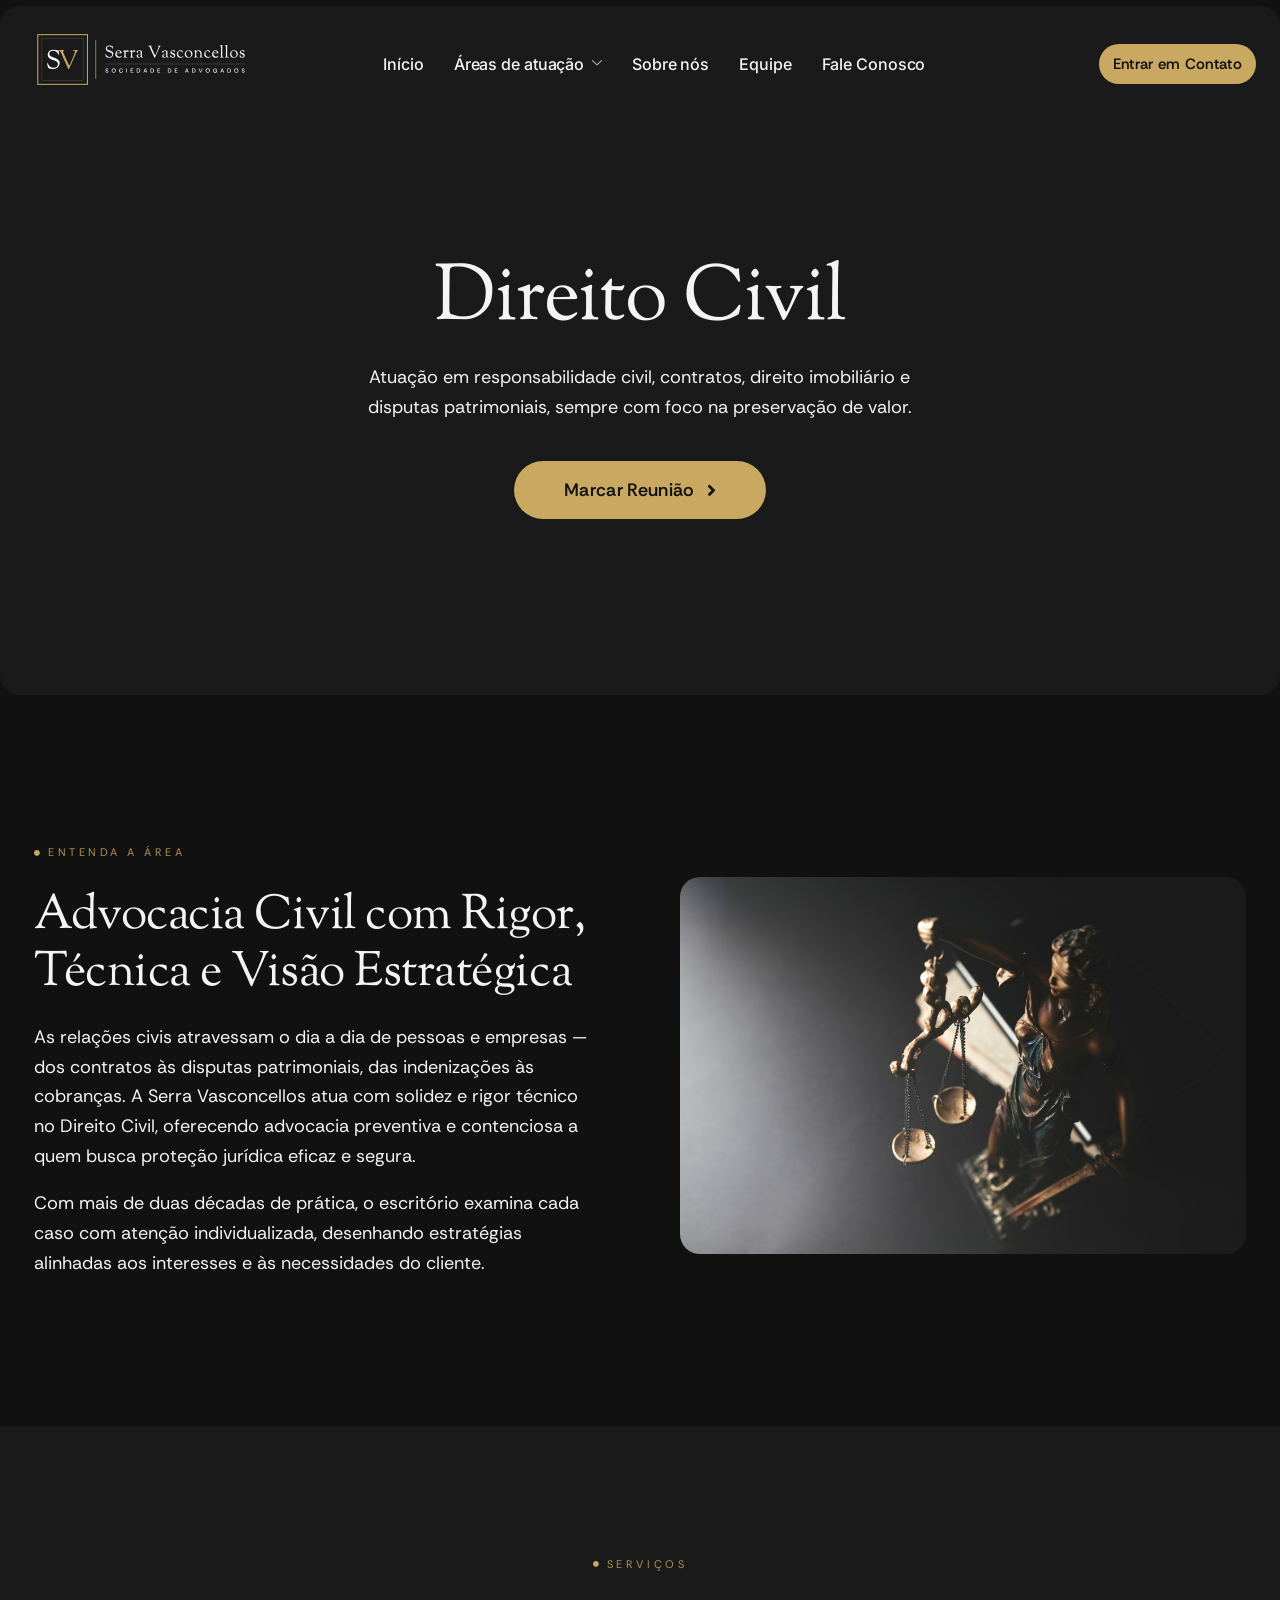
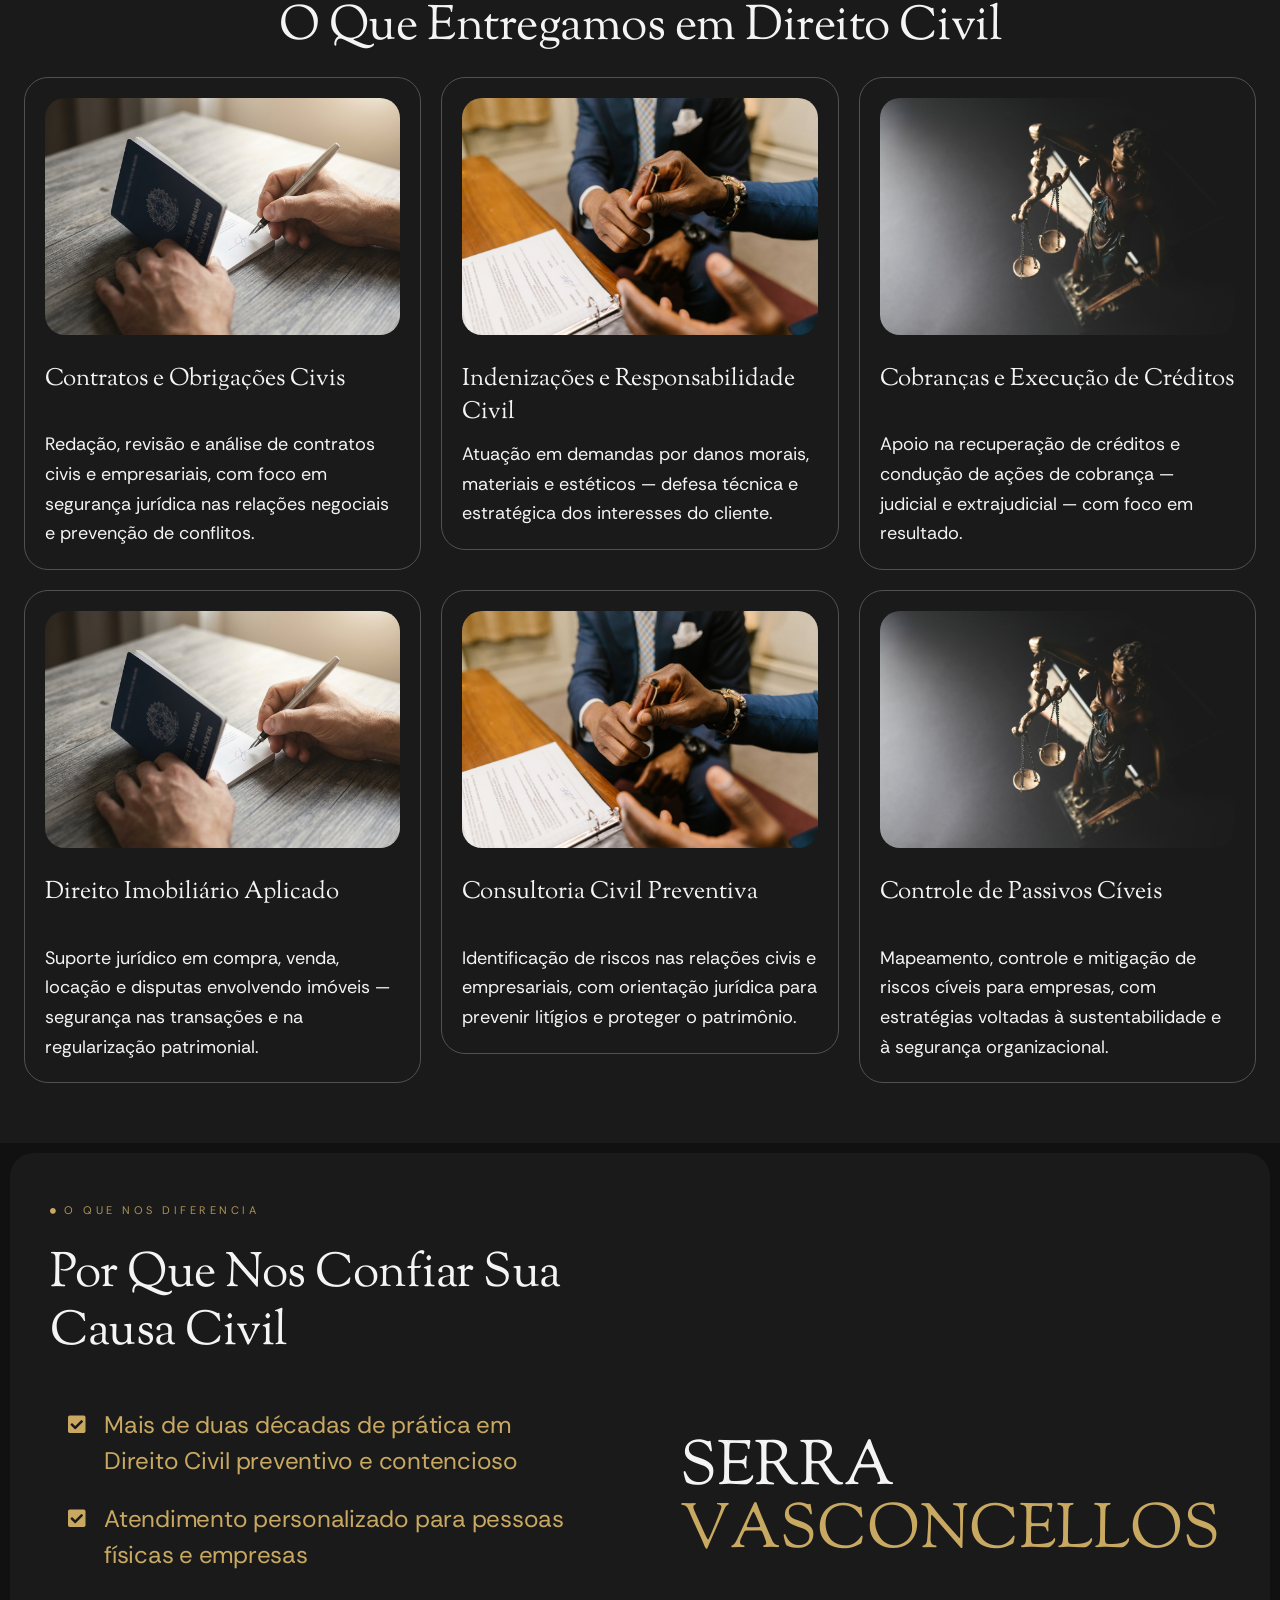
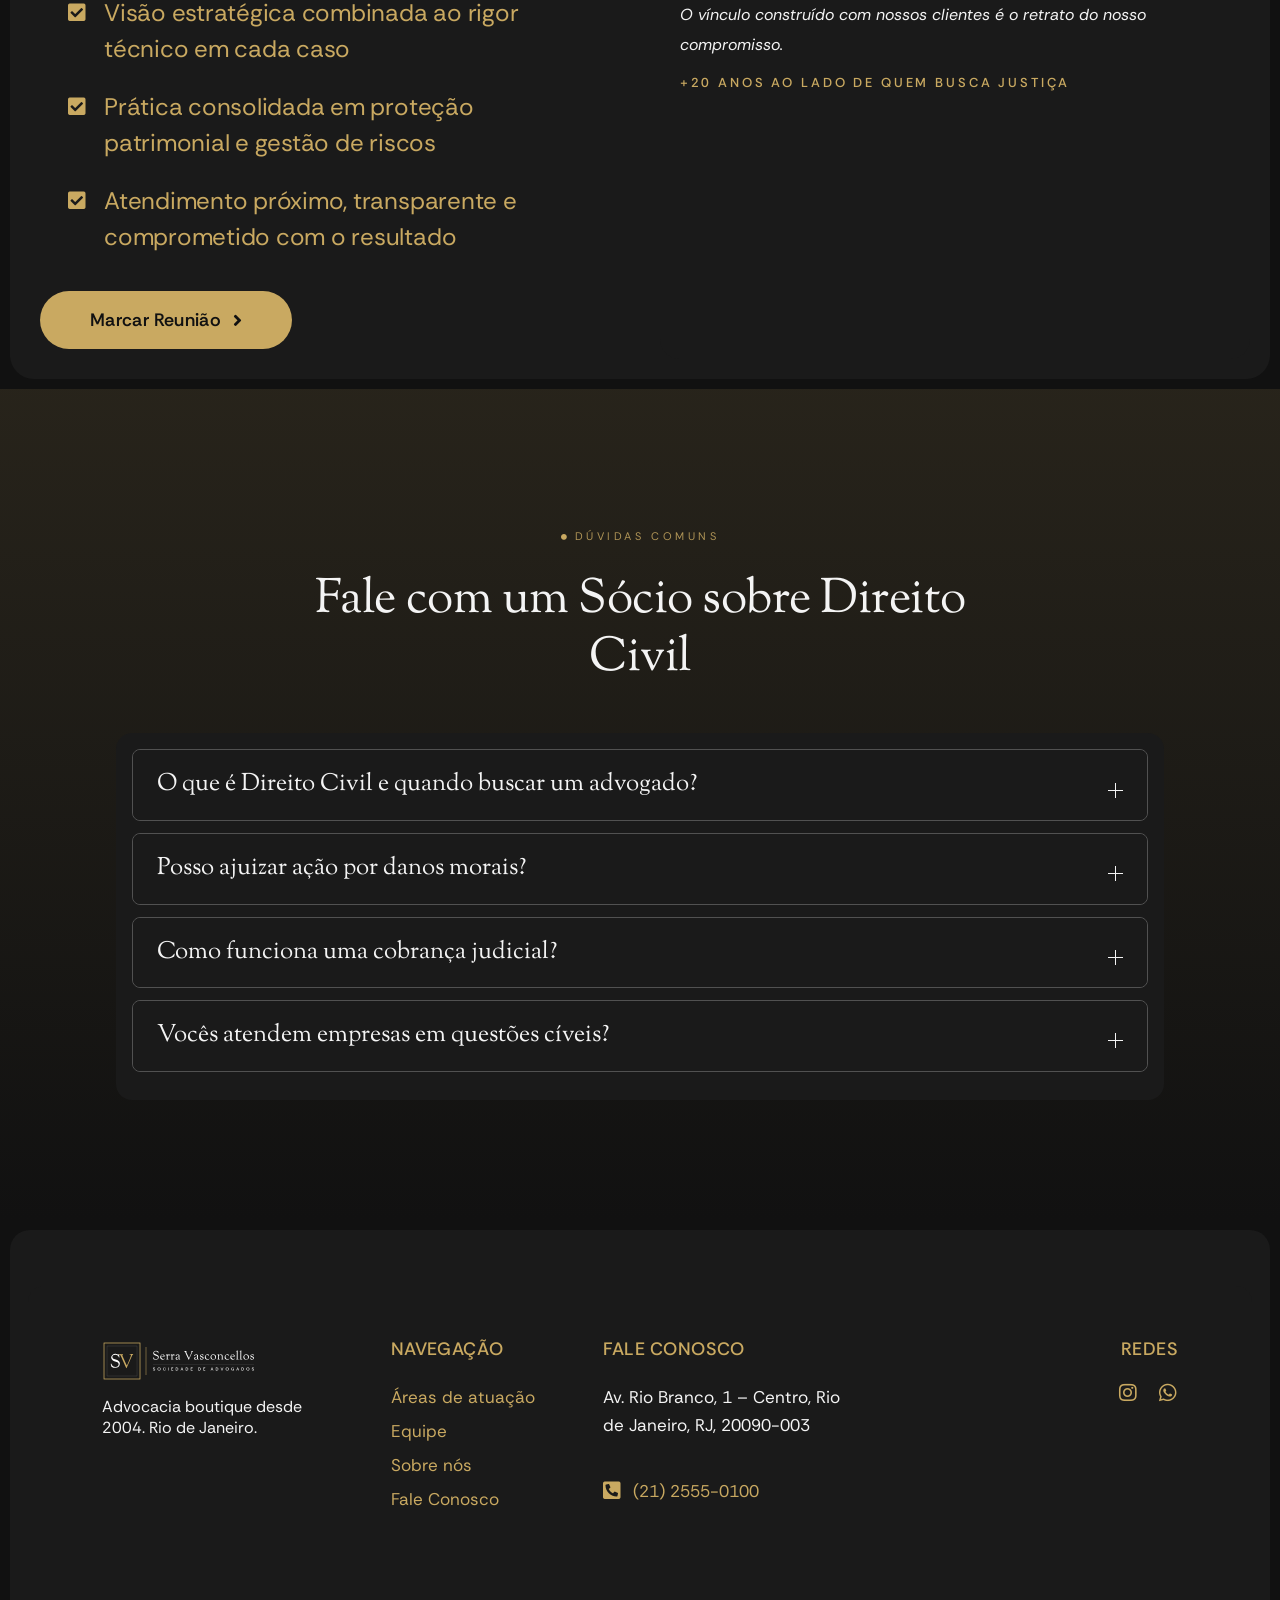
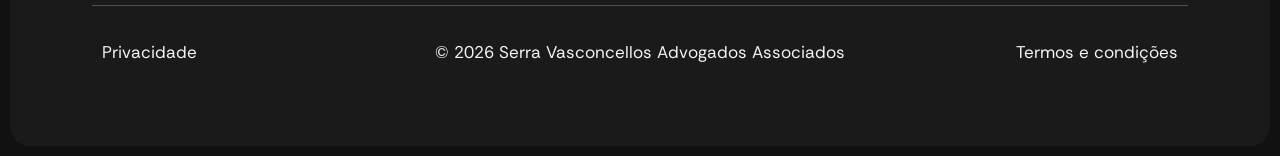
<file: direito-civel.html>
<!DOCTYPE html>
<html lang="pt-BR">
<head>
	<script src="./assets/js/sv-silence-stub-errors.js"></script>
	<script>try{if(!matchMedia('(prefers-reduced-motion: reduce)').matches)document.documentElement.classList.add('sv-motion')}catch(e){}</script>
	<meta charset="UTF-8">
		<title>Direito Civil &#8211; Serra Vasconcellos</title>
<meta name="description" content="Direito Civil em Serra Vasconcellos Advogados: responsabilidade civil, contratos, direito do consumidor e disputas patrimoniais." />
<meta property="og:type" content="website" />
<meta property="og:url" content="https://clonedsite.vercel.app/direito-civel.html" />
<meta property="og:site_name" content="Serra Vasconcellos Advogados" />
<meta property="og:locale" content="pt_BR" />
<meta property="og:title" content="Direito Civil — Serra Vasconcellos" />
<meta property="og:description" content="Direito Civil em Serra Vasconcellos Advogados: responsabilidade civil, contratos, direito do consumidor e disputas patrimoniais." />
<meta property="og:image" content="https://clonedsite.vercel.app/assets/img/og-image.jpg" />
<meta property="og:image:width" content="1200" />
<meta property="og:image:height" content="630" />
<meta name="twitter:card" content="summary_large_image" />
<meta name="twitter:title" content="Direito Civil — Serra Vasconcellos" />
<meta name="twitter:description" content="Direito Civil em Serra Vasconcellos Advogados: responsabilidade civil, contratos, direito do consumidor e disputas patrimoniais." />
<meta name="twitter:image" content="https://clonedsite.vercel.app/assets/img/og-image.jpg" />
<meta name='robots' content='max-image-preview:large' />
<style id="wp-img-auto-sizes-contain-inline-css">
img:is([sizes=auto i],[sizes^="auto," i]){contain-intrinsic-size:3000px 1500px}
/*# sourceURL=wp-img-auto-sizes-contain-inline-css */
</style>
<link rel='stylesheet' id='font-awesome-5-all-css' href='./assets/css/all.min.css' media='all' />
<link rel='stylesheet' id='font-awesome-4-shim-css' href='./assets/css/v4-shims.min.css' media='all' />
<style id="wp-emoji-styles-inline-css">

	img.wp-smiley, img.emoji {
		display: inline !important;
		border: none !important;
		box-shadow: none !important;
		height: 1em !important;
		width: 1em !important;
		margin: 0 0.07em !important;
		vertical-align: -0.1em !important;
		background: none !important;
		padding: 0 !important;
	}
/*# sourceURL=wp-emoji-styles-inline-css */
</style>
<style id="global-styles-inline-css">
:root{--wp--preset--aspect-ratio--square: 1;--wp--preset--aspect-ratio--4-3: 4/3;--wp--preset--aspect-ratio--3-4: 3/4;--wp--preset--aspect-ratio--3-2: 3/2;--wp--preset--aspect-ratio--2-3: 2/3;--wp--preset--aspect-ratio--16-9: 16/9;--wp--preset--aspect-ratio--9-16: 9/16;--wp--preset--color--black: #000000;--wp--preset--color--cyan-bluish-gray: #abb8c3;--wp--preset--color--white: #ffffff;--wp--preset--color--pale-pink: #f78da7;--wp--preset--color--vivid-red: #cf2e2e;--wp--preset--color--luminous-vivid-orange: #ff6900;--wp--preset--color--luminous-vivid-amber: #fcb900;--wp--preset--color--light-green-cyan: #7bdcb5;--wp--preset--color--vivid-green-cyan: #00d084;--wp--preset--color--pale-cyan-blue: #8ed1fc;--wp--preset--color--vivid-cyan-blue: #0693e3;--wp--preset--color--vivid-purple: #9b51e0;--wp--preset--gradient--vivid-cyan-blue-to-vivid-purple: linear-gradient(135deg,rgb(6,147,227) 0%,rgb(155,81,224) 100%);--wp--preset--gradient--light-green-cyan-to-vivid-green-cyan: linear-gradient(135deg,rgb(122,220,180) 0%,rgb(0,208,130) 100%);--wp--preset--gradient--luminous-vivid-amber-to-luminous-vivid-orange: linear-gradient(135deg,rgb(252,185,0) 0%,rgb(255,105,0) 100%);--wp--preset--gradient--luminous-vivid-orange-to-vivid-red: linear-gradient(135deg,rgb(255,105,0) 0%,rgb(207,46,46) 100%);--wp--preset--gradient--very-light-gray-to-cyan-bluish-gray: linear-gradient(135deg,rgb(238,238,238) 0%,rgb(169,184,195) 100%);--wp--preset--gradient--cool-to-warm-spectrum: linear-gradient(135deg,rgb(74,234,220) 0%,rgb(151,120,209) 20%,rgb(207,42,186) 40%,rgb(238,44,130) 60%,rgb(251,105,98) 80%,rgb(254,248,76) 100%);--wp--preset--gradient--blush-light-purple: linear-gradient(135deg,rgb(255,206,236) 0%,rgb(152,150,240) 100%);--wp--preset--gradient--blush-bordeaux: linear-gradient(135deg,rgb(254,205,165) 0%,rgb(254,45,45) 50%,rgb(107,0,62) 100%);--wp--preset--gradient--luminous-dusk: linear-gradient(135deg,rgb(255,203,112) 0%,rgb(199,81,192) 50%,rgb(65,88,208) 100%);--wp--preset--gradient--pale-ocean: linear-gradient(135deg,rgb(255,245,203) 0%,rgb(182,227,212) 50%,rgb(51,167,181) 100%);--wp--preset--gradient--electric-grass: linear-gradient(135deg,rgb(202,248,128) 0%,rgb(113,206,126) 100%);--wp--preset--gradient--midnight: linear-gradient(135deg,rgb(2,3,129) 0%,rgb(40,116,252) 100%);--wp--preset--font-size--small: 13px;--wp--preset--font-size--medium: 20px;--wp--preset--font-size--large: 36px;--wp--preset--font-size--x-large: 42px;--wp--preset--spacing--20: 0.44rem;--wp--preset--spacing--30: 0.67rem;--wp--preset--spacing--40: 1rem;--wp--preset--spacing--50: 1.5rem;--wp--preset--spacing--60: 2.25rem;--wp--preset--spacing--70: 3.38rem;--wp--preset--spacing--80: 5.06rem;--wp--preset--shadow--natural: 6px 6px 9px rgba(0, 0, 0, 0.2);--wp--preset--shadow--deep: 12px 12px 50px rgba(0, 0, 0, 0.4);--wp--preset--shadow--sharp: 6px 6px 0px rgba(0, 0, 0, 0.2);--wp--preset--shadow--outlined: 6px 6px 0px -3px rgb(255, 255, 255), 6px 6px rgb(0, 0, 0);--wp--preset--shadow--crisp: 6px 6px 0px rgb(0, 0, 0);}:root { --wp--style--global--content-size: 800px;--wp--style--global--wide-size: 1200px; }:where(body) { margin: 0; }.wp-site-blocks > .alignleft { float: left; margin-right: 2em; }.wp-site-blocks > .alignright { float: right; margin-left: 2em; }.wp-site-blocks > .aligncenter { justify-content: center; margin-left: auto; margin-right: auto; }:where(.wp-site-blocks) > * { margin-block-start: 24px; margin-block-end: 0; }:where(.wp-site-blocks) > :first-child { margin-block-start: 0; }:where(.wp-site-blocks) > :last-child { margin-block-end: 0; }:root { --wp--style--block-gap: 24px; }:root :where(.is-layout-flow) > :first-child{margin-block-start: 0;}:root :where(.is-layout-flow) > :last-child{margin-block-end: 0;}:root :where(.is-layout-flow) > *{margin-block-start: 24px;margin-block-end: 0;}:root :where(.is-layout-constrained) > :first-child{margin-block-start: 0;}:root :where(.is-layout-constrained) > :last-child{margin-block-end: 0;}:root :where(.is-layout-constrained) > *{margin-block-start: 24px;margin-block-end: 0;}:root :where(.is-layout-flex){gap: 24px;}:root :where(.is-layout-grid){gap: 24px;}.is-layout-flow > .alignleft{float: left;margin-inline-start: 0;margin-inline-end: 2em;}.is-layout-flow > .alignright{float: right;margin-inline-start: 2em;margin-inline-end: 0;}.is-layout-flow > .aligncenter{margin-left: auto !important;margin-right: auto !important;}.is-layout-constrained > .alignleft{float: left;margin-inline-start: 0;margin-inline-end: 2em;}.is-layout-constrained > .alignright{float: right;margin-inline-start: 2em;margin-inline-end: 0;}.is-layout-constrained > .aligncenter{margin-left: auto !important;margin-right: auto !important;}.is-layout-constrained > :where(:not(.alignleft):not(.alignright):not(.alignfull)){max-width: var(--wp--style--global--content-size);margin-left: auto !important;margin-right: auto !important;}.is-layout-constrained > .alignwide{max-width: var(--wp--style--global--wide-size);}body .is-layout-flex{display: flex;}.is-layout-flex{flex-wrap: wrap;align-items: center;}.is-layout-flex > :is(*, div){margin: 0;}body .is-layout-grid{display: grid;}.is-layout-grid > :is(*, div){margin: 0;}body{padding-top: 0px;padding-right: 0px;padding-bottom: 0px;padding-left: 0px;}:root :where(.wp-element-button, .wp-block-button__link){background-color: #32373c;border-width: 0;color: #fff;font-family: inherit;font-size: inherit;font-style: inherit;font-weight: inherit;letter-spacing: inherit;line-height: inherit;padding-top: calc(0.667em + 2px);padding-right: calc(1.333em + 2px);padding-bottom: calc(0.667em + 2px);padding-left: calc(1.333em + 2px);text-decoration: none;text-transform: inherit;}.has-black-color{color: var(--wp--preset--color--black) !important;}.has-cyan-bluish-gray-color{color: var(--wp--preset--color--cyan-bluish-gray) !important;}.has-white-color{color: var(--wp--preset--color--white) !important;}.has-pale-pink-color{color: var(--wp--preset--color--pale-pink) !important;}.has-vivid-red-color{color: var(--wp--preset--color--vivid-red) !important;}.has-luminous-vivid-orange-color{color: var(--wp--preset--color--luminous-vivid-orange) !important;}.has-luminous-vivid-amber-color{color: var(--wp--preset--color--luminous-vivid-amber) !important;}.has-light-green-cyan-color{color: var(--wp--preset--color--light-green-cyan) !important;}.has-vivid-green-cyan-color{color: var(--wp--preset--color--vivid-green-cyan) !important;}.has-pale-cyan-blue-color{color: var(--wp--preset--color--pale-cyan-blue) !important;}.has-vivid-cyan-blue-color{color: var(--wp--preset--color--vivid-cyan-blue) !important;}.has-vivid-purple-color{color: var(--wp--preset--color--vivid-purple) !important;}.has-black-background-color{background-color: var(--wp--preset--color--black) !important;}.has-cyan-bluish-gray-background-color{background-color: var(--wp--preset--color--cyan-bluish-gray) !important;}.has-white-background-color{background-color: var(--wp--preset--color--white) !important;}.has-pale-pink-background-color{background-color: var(--wp--preset--color--pale-pink) !important;}.has-vivid-red-background-color{background-color: var(--wp--preset--color--vivid-red) !important;}.has-luminous-vivid-orange-background-color{background-color: var(--wp--preset--color--luminous-vivid-orange) !important;}.has-luminous-vivid-amber-background-color{background-color: var(--wp--preset--color--luminous-vivid-amber) !important;}.has-light-green-cyan-background-color{background-color: var(--wp--preset--color--light-green-cyan) !important;}.has-vivid-green-cyan-background-color{background-color: var(--wp--preset--color--vivid-green-cyan) !important;}.has-pale-cyan-blue-background-color{background-color: var(--wp--preset--color--pale-cyan-blue) !important;}.has-vivid-cyan-blue-background-color{background-color: var(--wp--preset--color--vivid-cyan-blue) !important;}.has-vivid-purple-background-color{background-color: var(--wp--preset--color--vivid-purple) !important;}.has-black-border-color{border-color: var(--wp--preset--color--black) !important;}.has-cyan-bluish-gray-border-color{border-color: var(--wp--preset--color--cyan-bluish-gray) !important;}.has-white-border-color{border-color: var(--wp--preset--color--white) !important;}.has-pale-pink-border-color{border-color: var(--wp--preset--color--pale-pink) !important;}.has-vivid-red-border-color{border-color: var(--wp--preset--color--vivid-red) !important;}.has-luminous-vivid-orange-border-color{border-color: var(--wp--preset--color--luminous-vivid-orange) !important;}.has-luminous-vivid-amber-border-color{border-color: var(--wp--preset--color--luminous-vivid-amber) !important;}.has-light-green-cyan-border-color{border-color: var(--wp--preset--color--light-green-cyan) !important;}.has-vivid-green-cyan-border-color{border-color: var(--wp--preset--color--vivid-green-cyan) !important;}.has-pale-cyan-blue-border-color{border-color: var(--wp--preset--color--pale-cyan-blue) !important;}.has-vivid-cyan-blue-border-color{border-color: var(--wp--preset--color--vivid-cyan-blue) !important;}.has-vivid-purple-border-color{border-color: var(--wp--preset--color--vivid-purple) !important;}.has-vivid-cyan-blue-to-vivid-purple-gradient-background{background: var(--wp--preset--gradient--vivid-cyan-blue-to-vivid-purple) !important;}.has-light-green-cyan-to-vivid-green-cyan-gradient-background{background: var(--wp--preset--gradient--light-green-cyan-to-vivid-green-cyan) !important;}.has-luminous-vivid-amber-to-luminous-vivid-orange-gradient-background{background: var(--wp--preset--gradient--luminous-vivid-amber-to-luminous-vivid-orange) !important;}.has-luminous-vivid-orange-to-vivid-red-gradient-background{background: var(--wp--preset--gradient--luminous-vivid-orange-to-vivid-red) !important;}.has-very-light-gray-to-cyan-bluish-gray-gradient-background{background: var(--wp--preset--gradient--very-light-gray-to-cyan-bluish-gray) !important;}.has-cool-to-warm-spectrum-gradient-background{background: var(--wp--preset--gradient--cool-to-warm-spectrum) !important;}.has-blush-light-purple-gradient-background{background: var(--wp--preset--gradient--blush-light-purple) !important;}.has-blush-bordeaux-gradient-background{background: var(--wp--preset--gradient--blush-bordeaux) !important;}.has-luminous-dusk-gradient-background{background: var(--wp--preset--gradient--luminous-dusk) !important;}.has-pale-ocean-gradient-background{background: var(--wp--preset--gradient--pale-ocean) !important;}.has-electric-grass-gradient-background{background: var(--wp--preset--gradient--electric-grass) !important;}.has-midnight-gradient-background{background: var(--wp--preset--gradient--midnight) !important;}.has-small-font-size{font-size: var(--wp--preset--font-size--small) !important;}.has-medium-font-size{font-size: var(--wp--preset--font-size--medium) !important;}.has-large-font-size{font-size: var(--wp--preset--font-size--large) !important;}.has-x-large-font-size{font-size: var(--wp--preset--font-size--x-large) !important;}
:root :where(.wp-block-icon svg){width: 24px;}
:root :where(.wp-block-pullquote){font-size: 1.5em;line-height: 1.6;}
/*# sourceURL=global-styles-inline-css */
</style>
<link rel='stylesheet' id='cute-alert-css' href='./assets/css/style.css' media='all' />
<link rel='stylesheet' id='text-editor-style-css' href='./assets/css/text-editor.css' media='all' />
<link rel='stylesheet' id='hello-elementor-css' href='./assets/css/reset.css' media='all' />
<link rel='stylesheet' id='hello-elementor-theme-style-css' href='./assets/css/theme.css' media='all' />
<link rel='stylesheet' id='hello-elementor-header-footer-css' href='./assets/css/header-footer.css' media='all' />
<link rel='stylesheet' id='elementor-frontend-css' href='./assets/css/custom-frontend.min.css' media='all' />
<link rel='stylesheet' id='elementor-post-127-css' href='./assets/css/post-127.css' media='all' />
<link rel='stylesheet' id='elementor-icons-css' href='./assets/css/elementor-icons.min.css' media='all' />
<link rel='stylesheet' id='e-animation-fadeInDown-css' href='./assets/css/fadeInDown.min.css' media='all' />
<link rel='stylesheet' id='e-animation-fadeInUp-css' href='./assets/css/fadeInUp.min.css' media='all' />
<link rel='stylesheet' id='widget-heading-css' href='./assets/css/widget-heading.min.css' media='all' />
<link rel='stylesheet' id='widget-icon-list-css' href='./assets/css/custom-widget-icon-list.min.css' media='all' />
<link rel='stylesheet' id='widget-image-css' href='./assets/css/widget-image.min.css' media='all' />
<link rel='stylesheet' id='widget-image-box-css' href='./assets/css/custom-widget-image-box.min.css' media='all' />
<link rel='stylesheet' id='widget-nested-accordion-css' href='./assets/css/widget-nested-accordion.min.css' media='all' />
<link rel='stylesheet' id='widget-social-icons-css' href='./assets/css/widget-social-icons.min.css' media='all' />
<link rel='stylesheet' id='e-apple-webkit-css' href='./assets/css/custom-apple-webkit.min.css' media='all' />
<link rel='stylesheet' id='widget-divider-css' href='./assets/css/widget-divider.min.css' media='all' />
<link rel='stylesheet' id='elementor-post-422-css' href='./assets/css/post-422.css' media='all' />
<link rel='stylesheet' id='ekit-widget-styles-css' href='./assets/css/widget-styles.css' media='all' />
<link rel='stylesheet' id='ekit-responsive-css' href='./assets/css/responsive.css' media='all' />




<link rel='stylesheet' id='elementor-icons-ekiticons-css' href='./assets/css/ekiticons.css' media='all' />
<link rel='stylesheet' id='elementor-icons-shared-0-css' href='./assets/css/fontawesome.min.css' media='all' />
<link rel='stylesheet' id='elementor-icons-fa-solid-css' href='./assets/css/solid.min.css' media='all' />
<link rel='stylesheet' id='elementor-icons-fa-brands-css' href='./assets/css/brands.min.css' media='all' />
<script type='text/javascript'>
		var elementskit = {
			resturl: 'https://serravasconcellos.com.br/wp-json/elementskit/v1/',
		}

		</script><script id="font-awesome-4-shim-js" src="./assets/js/v4-shims.min.js"></script>
<script id="jquery-core-js" src="./assets/js/jquery.min.js"></script>
<script id="jquery-migrate-js" src="./assets/js/jquery-migrate.min.js"></script>
<link rel="canonical" href="https://clonedsite.vercel.app/direito-civel.html" />
<style>
				.e-con.e-parent:nth-of-type(n+4):not(.e-lazyloaded):not(.e-no-lazyload),
				.e-con.e-parent:nth-of-type(n+4):not(.e-lazyloaded):not(.e-no-lazyload) * {
					background-image: none !important;
				}
				@media screen and (max-height: 1024px) {
					.e-con.e-parent:nth-of-type(n+3):not(.e-lazyloaded):not(.e-no-lazyload),
					.e-con.e-parent:nth-of-type(n+3):not(.e-lazyloaded):not(.e-no-lazyload) * {
						background-image: none !important;
					}
				}
				@media screen and (max-height: 640px) {
					.e-con.e-parent:nth-of-type(n+2):not(.e-lazyloaded):not(.e-no-lazyload),
					.e-con.e-parent:nth-of-type(n+2):not(.e-lazyloaded):not(.e-no-lazyload) * {
						background-image: none !important;
					}
				}
			</style>
<link rel="icon" type="image/x-icon" href="./favicon.ico" />
<link rel="icon" type="image/png" sizes="32x32" href="./assets/img/favicon-32.png" />
<link rel="icon" type="image/png" sizes="16x16" href="./assets/img/favicon-16.png" />
<link rel="apple-touch-icon" sizes="180x180" href="./assets/img/apple-touch-icon.png" />
<meta name="msapplication-TileImage" content="https://clonedsite.vercel.app/assets/img/favicon-512.png" />
<meta name="theme-color" content="#111111" />
	<meta name="viewport" content="width=device-width, initial-scale=1.0, viewport-fit=cover" />  <link rel="stylesheet" href="./assets/css/google-fonts.css" />
<link rel="stylesheet" href="./assets/css/overrides.css?v=20261022" media="all" />
</head>
<body class="wp-singular page-template page-template-elementor_canvas page page-id-422 wp-embed-responsive wp-theme-hello-elementor hello-elementor-default elementor-default elementor-template-canvas elementor-kit-127 elementor-page elementor-page-422">
			<div data-elementor-type="wp-page" data-elementor-id="422" class="elementor elementor-422" data-elementor-post-type="page">
				<div class="elementor-element elementor-element-0f3b0dd e-flex e-con-boxed e-con e-parent" data-id="0f3b0dd" data-element_type="container" data-e-type="container">
					<div class="e-con-inner">
		<div class="elementor-element elementor-element-66efb25 e-con-full e-flex e-con e-child" data-id="66efb25" data-element_type="container" data-e-type="container">
				<div class="elementor-element elementor-element-e28448a elementor-view-default elementor-widget elementor-widget-icon" data-id="e28448a" data-element_type="widget" data-e-type="widget" data-widget_type="icon.default">
				<div class="elementor-widget-container">
							<div class="elementor-icon-wrapper">
			<a class="elementor-icon" href="./index.html">
			<svg xmlns="http://www.w3.org/2000/svg" width="160.1" height="52" viewBox="0 0 307.84 100" fill="none" role="img" aria-label="Serra Vasconcellos Advogados"><rect x="4" y="14" width="72" height="72" fill="none" stroke="#C9A961" stroke-width="1.5"/><rect x="10" y="20" width="60" height="60" fill="none" stroke="#FFFFFF" stroke-width="0.5" opacity="0.35"/><path fill="#FFFFFF" d="M32.57 36.97 33.45 36.66Q33.94 36.66 34.02 36.97Q34.82 41.56 34.82 42.38Q34.82 43.2 34.28 43.2Q33.94 43.2 33.62 42.38Q33.3 41.56 32.86 40.88Q32.42 40.2 32.23 40.01Q32.04 39.82 31.24 39.09Q29.19 37.27 26.55 37.27Q23.91 37.27 22.31 38.41Q20.72 39.55 20.72 41.37Q20.72 43.2 21.65 44.3Q22.58 45.4 24.14 46.01Q25.7 46.62 27.41 47.15Q32 48.59 34.21 50.91Q35.73 52.55 35.73 54.98Q35.73 58.97 33.18 61.31Q30.64 63.64 26.87 63.64Q24.25 63.64 22.66 63.36Q21.06 63.07 19.39 62.2Q18.89 61.89 18.21 59.23Q17.53 56.57 17.53 55.91Q17.53 55.24 18.04 55.24Q18.55 55.24 18.67 55.62Q20.07 59.01 21.97 60.41Q24.02 61.97 26.93 61.97Q29.84 61.97 31.57 60.47Q33.3 58.97 33.3 56.54Q33.3 54.75 32.12 53.55Q30.94 52.36 29.42 51.82Q23.76 49.92 21.74 48.75Q18.29 46.69 18.29 43.24Q18.29 39.78 20.74 37.75Q23.19 35.71 27.1 35.71Q28.55 35.71 30.54 36.34Q32.54 36.97 32.57 36.97Z"/><path fill="#C9A961" d="M58.37 36.21 61.75 36.13Q62.47 36.13 62.47 36.66Q62.47 37.08 61.64 37.46Q61.3 37.61 60.84 38.11Q60.38 38.6 60.04 39.4L51.57 58.7Q50.66 60.75 50.01 62.33Q49.36 63.91 49.25 64.1Q49.14 64.29 48.95 64.29Q48.26 64.29 47.26 61.74Q46.25 59.2 44.06 54.45Q41.88 49.7 40.7 47.04Q39.52 44.38 39.01 43.12Q38.5 41.87 38.04 40.88Q37.36 39.25 36.79 38.62Q36.22 37.99 35.51 37.69Q34.81 37.38 34.39 37.38Q33.33 37.46 33.33 36.7Q33.33 36.17 34.39 36.17L38.57 36.32L41.04 36.24Q41.92 36.24 42.11 36.32Q42.3 36.4 42.3 36.64Q42.3 36.89 41.92 37.08Q40.74 37.69 40.74 38.32Q40.74 38.94 40.87 39.46Q41 39.97 41.46 41.03Q41.92 42.1 42.39 43.16Q42.87 44.22 43.95 46.6Q45.03 48.97 46.06 51.29Q49.25 58.63 49.86 58.63Q50.05 58.63 52.04 54.03Q54.04 49.43 55.98 44.41Q57.91 39.4 57.91 38.64Q57.91 37.88 57.48 37.55Q57.04 37.23 56.55 37.16Q55.18 37 55.18 36.55Q55.18 36.28 55.31 36.23Q55.44 36.17 55.98 36.17Z"/><line x1="88" y1="22" x2="88" y2="78" stroke="#C9A961" stroke-width="1"/><path fill="#FFFFFF" d="M111.5 30.46 112.06 30.27Q112.37 30.27 112.42 30.46Q112.92 33.37 112.92 33.88Q112.92 34.4 112.58 34.4Q112.37 34.4 112.16 33.88Q111.96 33.37 111.68 32.94Q111.41 32.5 111.29 32.38Q111.17 32.26 110.66 31.81Q109.37 30.66 107.7 30.66Q106.03 30.66 105.02 31.38Q104.02 32.1 104.02 33.25Q104.02 34.4 104.6 35.1Q105.19 35.79 106.18 36.18Q107.16 36.56 108.24 36.9Q111.14 37.81 112.54 39.27Q113.5 40.3 113.5 41.84Q113.5 44.36 111.89 45.84Q110.28 47.31 107.9 47.31Q106.25 47.31 105.24 47.13Q104.23 46.95 103.18 46.4Q102.86 46.21 102.43 44.53Q102 42.85 102 42.43Q102 42.01 102.32 42.01Q102.65 42.01 102.72 42.25Q103.61 44.38 104.81 45.27Q106.1 46.26 107.94 46.26Q109.78 46.26 110.87 45.31Q111.96 44.36 111.96 42.82Q111.96 41.7 111.22 40.94Q110.47 40.18 109.51 39.85Q105.94 38.65 104.66 37.9Q102.48 36.61 102.48 34.42Q102.48 32.24 104.03 30.96Q105.58 29.67 108.05 29.67Q108.96 29.67 110.22 30.07Q111.48 30.46 111.5 30.46ZM121.2 36.63Q122.2 36.63 123.03 36.99Q123.86 37.35 124.32 37.87Q124.77 38.38 125.08 38.96Q125.61 39.94 125.61 40.45Q125.61 40.88 124.63 40.88H118.46Q118.27 40.88 118.23 40.92Q118.2 40.95 118.2 41.14Q118.2 43.4 119.41 44.7Q120.62 45.99 122.25 45.99Q123.26 45.99 124.3 45.45Q125.35 44.91 125.4 44.91Q125.64 44.91 125.64 45.13Q125.64 45.42 125.11 45.91Q124.58 46.4 124.1 46.71Q122.95 47.46 121.39 47.46Q119.28 47.46 117.8 46.16Q116.32 44.86 116.32 42.4Q116.32 39.94 117.68 38.29Q119.04 36.63 121.2 36.63ZM118.65 40.3 122.88 40.16Q123.21 40.16 123.3 40.1Q123.38 40.04 123.38 39.87Q123.38 39.15 122.71 38.19Q122.04 37.23 120.84 37.23Q119.64 37.23 118.99 38.18Q118.34 39.13 118.34 39.97Q118.34 40.3 118.65 40.3ZM128.32 38.29 128.06 38.26Q127.6 38.26 127.6 37.88Q127.6 37.62 127.92 37.48Q128.25 37.35 129.12 37.08Q130 36.8 130.5 36.57Q131.01 36.34 131.1 36.34Q131.42 36.34 131.42 36.82L131.39 37.47Q131.39 38.34 131.45 38.42Q131.51 38.5 131.57 38.5Q131.63 38.5 131.94 38.02Q132.26 37.54 132.83 37.05Q133.41 36.56 133.97 36.56Q134.54 36.56 135.14 36.96Q135.74 37.35 135.74 37.75Q135.74 38.14 135.54 38.48Q135.21 39.06 134.92 39.06Q134.73 39.06 134.24 38.77Q133.74 38.48 133.1 38.48Q132.45 38.48 131.88 39.01Q131.32 39.54 131.32 39.97V42.46L131.34 44.55L131.37 44.98Q131.37 45.49 131.7 45.85Q132.04 46.21 132.34 46.26Q132.64 46.3 132.86 46.33Q133.07 46.35 133.19 46.36Q133.31 46.38 133.46 46.42Q133.72 46.47 133.72 46.77Q133.72 47.07 133.43 47.07L131.39 46.95L128.9 47.07Q128.46 47.07 128.42 46.98Q128.37 46.88 128.37 46.78Q128.37 46.47 128.68 46.38Q129.3 46.23 129.44 45.76Q129.57 45.3 129.57 43.76L129.54 39.9L129.52 39.18Q129.52 38.91 129.45 38.74Q129.26 38.29 128.32 38.29ZM137.82 38.29 137.56 38.26Q137.1 38.26 137.1 37.88Q137.1 37.62 137.42 37.48Q137.75 37.35 138.62 37.08Q139.5 36.8 140 36.57Q140.51 36.34 140.6 36.34Q140.92 36.34 140.92 36.82L140.89 37.47Q140.89 38.34 140.95 38.42Q141.01 38.5 141.07 38.5Q141.13 38.5 141.44 38.02Q141.76 37.54 142.33 37.05Q142.91 36.56 143.47 36.56Q144.04 36.56 144.64 36.96Q145.24 37.35 145.24 37.75Q145.24 38.14 145.04 38.48Q144.71 39.06 144.42 39.06Q144.23 39.06 143.74 38.77Q143.24 38.48 142.6 38.48Q141.95 38.48 141.38 39.01Q140.82 39.54 140.82 39.97V42.46L140.84 44.55L140.87 44.98Q140.87 45.49 141.2 45.85Q141.54 46.21 141.84 46.26Q142.14 46.3 142.36 46.33Q142.57 46.35 142.69 46.36Q142.81 46.38 142.96 46.42Q143.22 46.47 143.22 46.77Q143.22 47.07 142.93 47.07L140.89 46.95L138.4 47.07Q137.96 47.07 137.92 46.98Q137.87 46.88 137.87 46.78Q137.87 46.47 138.18 46.38Q138.8 46.23 138.94 45.76Q139.07 45.3 139.07 43.76L139.04 39.9L139.02 39.18Q139.02 38.91 138.95 38.74Q138.76 38.29 137.82 38.29ZM150.06 47.36Q147.22 47.36 147.22 44.96Q147.22 43.23 148.66 42.58Q149.86 42.08 152.34 41.67Q152.41 41.65 152.53 41.64Q152.65 41.62 152.78 41.6Q152.91 41.58 152.98 41.55Q153.15 41.48 153.15 41.22L153.2 39.97Q153.2 38.6 152.41 37.99Q151.62 37.38 150.87 37.38Q149.14 37.38 149.14 38.82L149.24 39.68Q149.24 40.16 148.81 40.16Q148.47 40.16 148.06 40.04Q147.32 39.8 147.32 39.22Q147.32 38.29 148.58 37.44Q149.84 36.58 151.11 36.58Q152.38 36.58 153.1 36.82Q153.82 37.06 154.17 37.36Q154.52 37.66 154.71 38.17Q154.95 38.77 154.95 40.05Q154.95 41.34 154.89 42.33Q154.83 43.33 154.83 44.14Q154.83 44.96 155.02 45.48Q155.22 45.99 155.48 46.14Q155.74 46.28 156.01 46.3Q156.66 46.35 156.66 46.69Q156.66 47.19 155.14 47.19Q154.52 47.19 154.08 46.86Q153.63 46.52 153.44 46.2Q153.25 45.87 153.22 45.87Q153.2 45.87 153.03 46.03Q152.86 46.18 152.56 46.4Q152.26 46.62 151.88 46.83Q150.99 47.36 150.06 47.36ZM152.98 42.01 152.74 42.06Q152.19 42.15 152.05 42.18Q151.9 42.2 151.38 42.32Q150.85 42.44 150.64 42.54Q150.44 42.63 150.07 42.84Q149.7 43.04 149.53 43.26Q149.1 43.93 149.1 44.67Q149.1 45.42 149.58 45.91Q150.06 46.4 150.81 46.4Q151.57 46.4 152.01 46.21Q152.46 46.02 152.67 45.78Q152.89 45.54 153.01 45.13Q153.15 44.67 153.15 43.95V42.22Q153.15 42.01 152.98 42.01ZM179.54 29.98 181.68 29.94Q182.14 29.94 182.14 30.27Q182.14 30.54 181.61 30.78Q181.39 30.87 181.1 31.18Q180.82 31.5 180.6 32L175.25 44.19Q174.67 45.49 174.26 46.48Q173.86 47.48 173.78 47.6Q173.71 47.72 173.59 47.72Q173.16 47.72 172.52 46.11Q171.89 44.5 170.51 41.5Q169.13 38.5 168.38 36.82Q167.64 35.14 167.32 34.35Q166.99 33.56 166.7 32.94Q166.27 31.9 165.91 31.51Q165.55 31.11 165.11 30.92Q164.66 30.73 164.4 30.73Q163.73 30.78 163.73 30.3Q163.73 29.96 164.4 29.96L167.04 30.06L168.6 30.01Q169.15 30.01 169.27 30.06Q169.39 30.1 169.39 30.26Q169.39 30.42 169.15 30.54Q168.41 30.92 168.41 31.32Q168.41 31.71 168.49 32.04Q168.58 32.36 168.86 33.03Q169.15 33.7 169.45 34.38Q169.75 35.05 170.44 36.55Q171.12 38.05 171.77 39.51Q173.78 44.14 174.17 44.14Q174.29 44.14 175.55 41.24Q176.81 38.34 178.03 35.17Q179.26 32 179.26 31.52Q179.26 31.04 178.98 30.84Q178.7 30.63 178.39 30.58Q177.53 30.49 177.53 30.2Q177.53 30.03 177.61 30Q177.7 29.96 178.03 29.96ZM187.1 47.36Q184.27 47.36 184.27 44.96Q184.27 43.23 185.71 42.58Q186.91 42.08 189.38 41.67Q189.45 41.65 189.57 41.64Q189.69 41.62 189.82 41.6Q189.96 41.58 190.03 41.55Q190.2 41.48 190.2 41.22L190.24 39.97Q190.24 38.6 189.45 37.99Q188.66 37.38 187.92 37.38Q186.19 37.38 186.19 38.82L186.28 39.68Q186.28 40.16 185.85 40.16Q185.52 40.16 185.11 40.04Q184.36 39.8 184.36 39.22Q184.36 38.29 185.62 37.44Q186.88 36.58 188.16 36.58Q189.43 36.58 190.15 36.82Q190.87 37.06 191.22 37.36Q191.56 37.66 191.76 38.17Q192 38.77 192 40.05Q192 41.34 191.94 42.33Q191.88 43.33 191.88 44.14Q191.88 44.96 192.07 45.48Q192.26 45.99 192.52 46.14Q192.79 46.28 193.05 46.3Q193.7 46.35 193.7 46.69Q193.7 47.19 192.19 47.19Q191.56 47.19 191.12 46.86Q190.68 46.52 190.48 46.2Q190.29 45.87 190.27 45.87Q190.24 45.87 190.08 46.03Q189.91 46.18 189.61 46.4Q189.31 46.62 188.92 46.83Q188.04 47.36 187.1 47.36ZM190.03 42.01 189.79 42.06Q189.24 42.15 189.09 42.18Q188.95 42.2 188.42 42.32Q187.89 42.44 187.69 42.54Q187.48 42.63 187.11 42.84Q186.74 43.04 186.57 43.26Q186.14 43.93 186.14 44.67Q186.14 45.42 186.62 45.91Q187.1 46.4 187.86 46.4Q188.61 46.4 189.06 46.21Q189.5 46.02 189.72 45.78Q189.93 45.54 190.05 45.13Q190.2 44.67 190.2 43.95V42.22Q190.2 42.01 190.03 42.01ZM202.55 37.38 202.65 38.82Q202.65 39.22 202.55 39.37Q202.46 39.51 202.28 39.51Q202.1 39.51 201.89 39.16Q201.69 38.82 201.44 38.41Q201.18 38 200.62 37.65Q200.06 37.3 199.34 37.3Q198.62 37.3 198.16 37.65Q197.7 38 197.7 38.41Q197.7 38.82 197.78 39.07Q197.85 39.32 198.03 39.51Q198.21 39.7 198.34 39.84Q198.47 39.97 198.78 40.11Q199.1 40.26 199.25 40.32Q199.41 40.38 199.77 40.52Q201.95 41.29 202.58 42.02Q203.2 42.75 203.2 44.12Q203.2 45.49 201.93 46.64Q201.06 47.38 199.55 47.38Q198.52 47.38 197.25 46.88Q196.89 46.74 196.83 46.72Q196.77 46.71 196.64 46.66Q196.5 46.62 196.44 46.6Q196.38 46.59 196.29 46.54Q196.19 46.5 196.16 46.46Q196.12 46.42 196.07 46.35Q196 46.23 196 45.97V43.88Q196 43.62 196.11 43.44Q196.22 43.26 196.41 43.26Q196.6 43.26 196.68 43.36Q196.77 43.47 196.84 43.81Q196.91 44.14 196.98 44.29Q197.87 46.5 199.48 46.5Q200.22 46.5 200.9 46.1Q201.57 45.7 201.57 44.85Q201.57 44 201.02 43.47Q200.46 42.94 199.67 42.64Q198.88 42.34 198.09 42.02Q197.3 41.7 196.74 41.06Q196.19 40.42 196.19 39.46Q196.19 38.12 197.27 37.3Q198.35 36.49 199.65 36.49Q200.94 36.49 201.62 36.69Q202.29 36.9 202.42 37.06Q202.55 37.23 202.55 37.38ZM211.12 36.7Q211.96 36.7 212.93 36.94Q213.9 37.18 213.92 37.5Q213.97 38.07 213.97 38.88Q213.97 39.68 213.71 39.68Q213.47 39.68 213.28 39.37Q212.87 38.67 211.73 38.16Q210.59 37.64 209.72 37.64Q209.24 37.64 208.79 38Q208.33 38.36 208.04 38.79Q207.35 39.8 207.35 41.65Q207.35 43.5 208.54 44.88Q209.72 46.26 211.45 46.26Q212.29 46.26 213.01 45.94Q213.73 45.63 214.13 45.32Q214.52 45.01 214.62 45.01Q214.88 45.01 214.88 45.25Q214.88 45.49 214.38 45.98Q213.88 46.47 213.4 46.76Q212.22 47.5 210.52 47.5Q208.26 47.5 206.9 46.14Q205.55 44.77 205.55 42.43Q205.55 40.09 207.1 38.4Q208.64 36.7 211.12 36.7ZM222.26 47.43Q219.8 47.43 218.35 45.86Q216.9 44.29 216.9 42.1Q216.9 39.92 218.4 38.29Q219.9 36.66 222.36 36.66Q224.82 36.66 226.48 38.07Q228.15 39.49 228.15 42.01Q228.15 44.53 226.44 45.98Q224.72 47.43 222.26 47.43ZM221.98 37.3Q220.74 37.3 219.76 38.29Q218.79 39.27 218.79 41.53Q218.79 43.78 220.11 45.25Q221.43 46.71 222.96 46.71Q224.48 46.71 225.42 45.67Q226.35 44.62 226.35 42.61Q226.35 40.59 225.2 38.95Q224.05 37.3 221.98 37.3ZM235.54 47 233.79 46.9Q233.16 46.9 232.13 46.95L231.1 47Q230.74 47 230.74 46.78Q230.74 46.57 230.86 46.52Q230.98 46.47 231.16 46.45Q231.34 46.42 231.51 46.3Q231.96 46.02 232.01 44.56Q232.06 43.11 232.06 42.66V39.2Q232.06 38.43 231.78 38.17Q231.51 37.9 231.03 37.9H230.79Q230.33 37.9 230.33 37.64Q230.33 37.4 230.85 37.33Q231.36 37.26 231.66 37.17Q231.96 37.09 232.46 36.88Q232.95 36.68 233.25 36.54Q233.55 36.39 233.64 36.39H233.69Q233.91 36.39 233.91 36.68L233.86 37.71Q233.86 38.34 233.96 38.34Q234.05 38.34 234.15 38.22Q234.51 37.71 235.11 37.35Q236.19 36.68 237.17 36.68Q238.16 36.68 238.92 36.98Q239.69 37.28 240.12 37.72Q240.56 38.17 240.84 38.74Q241.32 39.7 241.32 40.71V40.95L241.35 42.22V44.67Q241.35 45.58 241.6 45.93Q241.85 46.28 242.81 46.42Q243.29 46.5 243.29 46.78Q243.29 47.02 242.81 47.02L240.84 46.9L239 47Q238.52 47 238.52 46.69Q238.52 46.47 238.8 46.4L239.12 46.33Q239.64 46.16 239.64 44.72V41.48Q239.64 39.63 238.73 38.68Q237.82 37.74 236.67 37.74Q235.52 37.74 234.75 38.29Q233.98 38.84 233.81 39.32Q233.64 39.8 233.64 42.99V43.9Q233.64 45.1 233.9 45.68Q234.15 46.26 235.01 46.33Q235.25 46.33 235.62 46.41Q236 46.5 236 46.69Q236 47 235.54 47ZM250.78 36.7Q251.62 36.7 252.59 36.94Q253.56 37.18 253.58 37.5Q253.63 38.07 253.63 38.88Q253.63 39.68 253.37 39.68Q253.13 39.68 252.94 39.37Q252.53 38.67 251.39 38.16Q250.25 37.64 249.38 37.64Q248.9 37.64 248.45 38Q247.99 38.36 247.7 38.79Q247.01 39.8 247.01 41.65Q247.01 43.5 248.2 44.88Q249.38 46.26 251.11 46.26Q251.95 46.26 252.67 45.94Q253.39 45.63 253.79 45.32Q254.18 45.01 254.28 45.01Q254.54 45.01 254.54 45.25Q254.54 45.49 254.04 45.98Q253.54 46.47 253.06 46.76Q251.88 47.5 250.18 47.5Q247.92 47.5 246.56 46.14Q245.21 44.77 245.21 42.43Q245.21 40.09 246.76 38.4Q248.3 36.7 250.78 36.7ZM261.43 36.63Q262.44 36.63 263.26 36.99Q264.09 37.35 264.55 37.87Q265 38.38 265.32 38.96Q265.84 39.94 265.84 40.45Q265.84 40.88 264.86 40.88H258.69Q258.5 40.88 258.46 40.92Q258.43 40.95 258.43 41.14Q258.43 43.4 259.64 44.7Q260.85 45.99 262.48 45.99Q263.49 45.99 264.54 45.45Q265.58 44.91 265.63 44.91Q265.87 44.91 265.87 45.13Q265.87 45.42 265.34 45.91Q264.81 46.4 264.33 46.71Q263.18 47.46 261.62 47.46Q259.51 47.46 258.03 46.16Q256.56 44.86 256.56 42.4Q256.56 39.94 257.91 38.29Q259.27 36.63 261.43 36.63ZM258.88 40.3 263.11 40.16Q263.44 40.16 263.53 40.1Q263.61 40.04 263.61 39.87Q263.61 39.15 262.94 38.19Q262.27 37.23 261.07 37.23Q259.87 37.23 259.22 38.18Q258.57 39.13 258.57 39.97Q258.57 40.3 258.88 40.3ZM269.49 42.39 269.58 32.19Q269.58 31.64 269.4 31.2Q269.22 30.75 269.01 30.66Q268.79 30.56 268.05 30.56Q267.78 30.56 267.78 30.39Q267.78 30.22 267.82 30.15Q267.86 30.08 267.98 30.02Q268.1 29.96 268.26 29.91Q268.96 29.77 269.7 29.41Q270.88 28.86 271.24 28.86Q271.53 28.86 271.53 29.31Q271.53 29.41 271.48 29.86Q271.34 31.28 271.34 32.96V34.3L271.29 37.5V44.65Q271.29 45.15 271.37 45.48Q271.46 45.8 271.92 46.1Q272.39 46.4 273.23 46.4Q273.35 46.4 273.45 46.52Q273.54 46.64 273.54 46.76Q273.54 47.1 272.8 47.1L270.38 46.93Q269.75 46.93 269.19 47.02Q268.62 47.12 268.44 47.12Q268.26 47.12 268.16 47.04Q268.05 46.95 268.05 46.82Q268.05 46.69 268.16 46.6Q268.26 46.52 268.5 46.47Q269.22 46.28 269.37 45.88Q269.51 45.49 269.51 44.79L269.49 44.17ZM276.68 42.39 276.78 32.19Q276.78 31.64 276.6 31.2Q276.42 30.75 276.2 30.66Q275.99 30.56 275.24 30.56Q274.98 30.56 274.98 30.39Q274.98 30.22 275.02 30.15Q275.05 30.08 275.17 30.02Q275.29 29.96 275.46 29.91Q276.16 29.77 276.9 29.41Q278.08 28.86 278.44 28.86Q278.72 28.86 278.72 29.31Q278.72 29.41 278.68 29.86Q278.53 31.28 278.53 32.96V34.3L278.48 37.5V44.65Q278.48 45.15 278.57 45.48Q278.65 45.8 279.12 46.1Q279.59 46.4 280.43 46.4Q280.55 46.4 280.64 46.52Q280.74 46.64 280.74 46.76Q280.74 47.1 280 47.1L277.57 46.93Q276.95 46.93 276.38 47.02Q275.82 47.12 275.64 47.12Q275.46 47.12 275.35 47.04Q275.24 46.95 275.24 46.82Q275.24 46.69 275.35 46.6Q275.46 46.52 275.7 46.47Q276.42 46.28 276.56 45.88Q276.71 45.49 276.71 44.79L276.68 44.17ZM288 47.43Q285.54 47.43 284.08 45.86Q282.63 44.29 282.63 42.1Q282.63 39.92 284.13 38.29Q285.63 36.66 288.09 36.66Q290.55 36.66 292.22 38.07Q293.89 39.49 293.89 42.01Q293.89 44.53 292.17 45.98Q290.46 47.43 288 47.43ZM287.72 37.3Q286.47 37.3 285.5 38.29Q284.53 39.27 284.53 41.53Q284.53 43.78 285.85 45.25Q287.17 46.71 288.69 46.71Q290.22 46.71 291.15 45.67Q292.09 44.62 292.09 42.61Q292.09 40.59 290.94 38.95Q289.78 37.3 287.72 37.3ZM303.2 37.38 303.29 38.82Q303.29 39.22 303.2 39.37Q303.1 39.51 302.92 39.51Q302.74 39.51 302.54 39.16Q302.33 38.82 302.08 38.41Q301.83 38 301.26 37.65Q300.7 37.3 299.98 37.3Q299.26 37.3 298.8 37.65Q298.35 38 298.35 38.41Q298.35 38.82 298.42 39.07Q298.49 39.32 298.67 39.51Q298.85 39.7 298.98 39.84Q299.12 39.97 299.43 40.11Q299.74 40.26 299.9 40.32Q300.05 40.38 300.41 40.52Q302.6 41.29 303.22 42.02Q303.84 42.75 303.84 44.12Q303.84 45.49 302.57 46.64Q301.71 47.38 300.2 47.38Q299.16 47.38 297.89 46.88Q297.53 46.74 297.47 46.72Q297.41 46.71 297.28 46.66Q297.15 46.62 297.09 46.6Q297.03 46.59 296.93 46.54Q296.84 46.5 296.8 46.46Q296.76 46.42 296.72 46.35Q296.64 46.23 296.64 45.97V43.88Q296.64 43.62 296.75 43.44Q296.86 43.26 297.05 43.26Q297.24 43.26 297.33 43.36Q297.41 43.47 297.48 43.81Q297.56 44.14 297.63 44.29Q298.52 46.5 300.12 46.5Q300.87 46.5 301.54 46.1Q302.21 45.7 302.21 44.85Q302.21 44 301.66 43.47Q301.11 42.94 300.32 42.64Q299.52 42.34 298.73 42.02Q297.94 41.7 297.39 41.06Q296.84 40.42 296.84 39.46Q296.84 38.12 297.92 37.3Q299 36.49 300.29 36.49Q301.59 36.49 302.26 36.69Q302.93 36.9 303.06 37.06Q303.2 37.23 303.2 37.38Z"/><line x1="102" y1="56.5" x2="303.84" y2="56.5" stroke="#FFFFFF" stroke-width="0.5" opacity="0.4"/><path fill="#FFFFFF" d="M104.22 69.1Q103.6 69.1 103.1 68.88Q102.6 68.66 102.3 68.24Q102.01 67.81 102 67.19H102.96Q102.97 67.7 103.31 68.02Q103.65 68.33 104.22 68.33Q104.71 68.33 105.03 68.1Q105.34 67.86 105.34 67.44Q105.34 67.18 105.25 67.01Q105.16 66.84 104.97 66.71Q104.78 66.59 104.46 66.47Q104.15 66.35 103.68 66.2Q103.17 66.02 102.83 65.79Q102.5 65.56 102.34 65.26Q102.18 64.95 102.18 64.56Q102.17 64.01 102.43 63.64Q102.7 63.26 103.14 63.07Q103.59 62.88 104.13 62.88Q104.68 62.88 105.13 63.07Q105.57 63.27 105.84 63.65Q106.11 64.03 106.12 64.58H105.15Q105.15 64.19 104.86 63.92Q104.58 63.65 104.1 63.65Q103.69 63.64 103.41 63.86Q103.13 64.07 103.13 64.49Q103.13 64.78 103.29 64.96Q103.45 65.14 103.78 65.28Q104.11 65.41 104.6 65.59Q104.92 65.69 105.22 65.83Q105.53 65.96 105.77 66.17Q106.01 66.37 106.15 66.66Q106.3 66.95 106.3 67.38Q106.3 67.92 106.02 68.31Q105.74 68.69 105.27 68.9Q104.8 69.1 104.22 69.1ZM114.11 69.1Q113.46 69.1 112.91 68.88Q112.36 68.65 111.95 68.24Q111.54 67.83 111.32 67.25Q111.09 66.68 111.09 65.99Q111.09 65.3 111.32 64.73Q111.54 64.15 111.95 63.74Q112.36 63.33 112.91 63.1Q113.46 62.88 114.11 62.88Q114.76 62.88 115.31 63.1Q115.86 63.32 116.27 63.73Q116.68 64.14 116.9 64.72Q117.13 65.29 117.13 65.99Q117.13 66.69 116.9 67.26Q116.68 67.84 116.27 68.25Q115.86 68.66 115.31 68.88Q114.76 69.1 114.11 69.1ZM114.11 68.29Q114.7 68.29 115.18 68.01Q115.65 67.74 115.92 67.22Q116.19 66.71 116.19 65.99Q116.19 65.26 115.92 64.75Q115.65 64.23 115.18 63.96Q114.7 63.69 114.11 63.69Q113.52 63.69 113.05 63.97Q112.58 64.24 112.3 64.75Q112.03 65.27 112.03 65.99Q112.03 66.7 112.3 67.22Q112.58 67.74 113.05 68.01Q113.52 68.29 114.11 68.29ZM124.84 69.1Q123.92 69.1 123.27 68.7Q122.62 68.29 122.28 67.59Q121.94 66.88 121.94 65.99Q121.94 65.11 122.27 64.4Q122.61 63.7 123.26 63.29Q123.91 62.88 124.84 62.88Q125.9 62.88 126.57 63.39Q127.24 63.91 127.41 64.84H126.41Q126.28 64.31 125.89 64Q125.49 63.69 124.83 63.69Q124.2 63.69 123.76 63.99Q123.32 64.28 123.1 64.8Q122.87 65.31 122.87 65.99Q122.87 66.68 123.1 67.2Q123.33 67.71 123.77 68Q124.21 68.29 124.83 68.29Q125.49 68.29 125.89 67.99Q126.28 67.7 126.41 67.19H127.41Q127.24 68.09 126.57 68.6Q125.9 69.1 124.84 69.1ZM132.44 69V62.98H133.35V69ZM138.58 69V62.98H142.37V63.75H139.49V65.44H141.99V66.2H139.49V68.23H142.37V69ZM147.47 69V62.98H149.42Q150.49 62.98 151.18 63.35Q151.86 63.72 152.19 64.4Q152.51 65.08 152.51 66Q152.51 66.94 152.17 67.62Q151.83 68.29 151.14 68.65Q150.45 69 149.42 69ZM148.38 68.23H149.39Q150.2 68.23 150.68 67.96Q151.16 67.7 151.37 67.2Q151.58 66.7 151.58 66Q151.58 64.85 151.05 64.3Q150.52 63.75 149.39 63.75H148.38ZM157.15 69 159.37 62.98H160.37L162.57 69H161.61L161.09 67.54H158.63L158.11 69ZM158.89 66.81H160.83L159.86 64.07ZM167.42 69V62.98H169.38Q170.45 62.98 171.13 63.35Q171.81 63.72 172.14 64.4Q172.47 65.08 172.47 66Q172.47 66.94 172.12 67.62Q171.78 68.29 171.09 68.65Q170.41 69 169.38 69ZM168.34 68.23H169.34Q170.15 68.23 170.63 67.96Q171.11 67.7 171.32 67.2Q171.53 66.7 171.53 66Q171.53 64.85 171 64.3Q170.47 63.75 169.34 63.75H168.34ZM177.49 69V62.98H181.28V63.75H178.4V65.44H180.9V66.2H178.4V68.23H181.28V69ZM192.56 69V62.98H194.51Q195.58 62.98 196.27 63.35Q196.95 63.72 197.28 64.4Q197.6 65.08 197.6 66Q197.6 66.94 197.26 67.62Q196.91 68.29 196.23 68.65Q195.54 69 194.51 69ZM193.47 68.23H194.48Q195.29 68.23 195.77 67.96Q196.25 67.7 196.46 67.2Q196.67 66.7 196.67 66Q196.67 64.85 196.13 64.3Q195.6 63.75 194.48 63.75H193.47ZM202.63 69V62.98H206.42V63.75H203.54V65.44H206.03V66.2H203.54V68.23H206.42V69ZM217.31 69 219.52 62.98H220.52L222.73 69H221.76L221.25 67.54H218.79L218.27 69ZM219.05 66.81H220.99L220.02 64.07ZM227.58 69V62.98H229.53Q230.6 62.98 231.29 63.35Q231.97 63.72 232.3 64.4Q232.62 65.08 232.62 66Q232.62 66.94 232.28 67.62Q231.94 68.29 231.25 68.65Q230.56 69 229.53 69ZM228.49 68.23H229.5Q230.31 68.23 230.79 67.96Q231.27 67.7 231.48 67.2Q231.69 66.7 231.69 66Q231.69 64.85 231.16 64.3Q230.62 63.75 229.5 63.75H228.49ZM239.43 69 237.2 62.98H238.18L239.98 68.05L241.79 62.98H242.76L240.52 69ZM250.35 69.1Q249.7 69.1 249.15 68.88Q248.6 68.65 248.19 68.24Q247.78 67.83 247.55 67.25Q247.33 66.68 247.33 65.99Q247.33 65.3 247.55 64.73Q247.78 64.15 248.19 63.74Q248.6 63.33 249.15 63.1Q249.7 62.88 250.35 62.88Q250.99 62.88 251.54 63.1Q252.1 63.32 252.5 63.73Q252.91 64.14 253.14 64.72Q253.37 65.29 253.37 65.99Q253.37 66.69 253.14 67.26Q252.91 67.84 252.5 68.25Q252.1 68.66 251.54 68.88Q250.99 69.1 250.35 69.1ZM250.35 68.29Q250.94 68.29 251.41 68.01Q251.88 67.74 252.16 67.22Q252.43 66.71 252.43 65.99Q252.43 65.26 252.16 64.75Q251.88 64.23 251.41 63.96Q250.94 63.69 250.35 63.69Q249.76 63.69 249.29 63.97Q248.81 64.24 248.54 64.75Q248.26 65.27 248.26 65.99Q248.26 66.7 248.54 67.22Q248.81 67.74 249.29 68.01Q249.76 68.29 250.35 68.29ZM261 69.1Q260.15 69.1 259.51 68.71Q258.88 68.32 258.53 67.62Q258.18 66.92 258.18 66.01Q258.18 65.12 258.52 64.41Q258.86 63.7 259.53 63.29Q260.19 62.88 261.14 62.88Q262.18 62.88 262.87 63.38Q263.55 63.87 263.75 64.75H262.72Q262.59 64.27 262.19 63.99Q261.78 63.72 261.14 63.72Q260.49 63.72 260.03 64.01Q259.57 64.3 259.34 64.82Q259.11 65.33 259.11 66.02Q259.11 66.7 259.34 67.21Q259.58 67.73 260.02 68.01Q260.46 68.29 261.07 68.29Q261.93 68.29 262.39 67.81Q262.84 67.33 262.93 66.51H260.88V65.77H263.86V69H263.03L262.95 68.11Q262.64 68.59 262.19 68.85Q261.73 69.1 261 69.1ZM268.6 69 270.81 62.98H271.81L274.02 69H273.05L272.54 67.54H270.07L269.55 69ZM270.34 66.81H272.28L271.3 64.07ZM278.87 69V62.98H280.82Q281.89 62.98 282.58 63.35Q283.26 63.72 283.59 64.4Q283.91 65.08 283.91 66Q283.91 66.94 283.57 67.62Q283.22 68.29 282.54 68.65Q281.85 69 280.82 69ZM279.78 68.23H280.79Q281.6 68.23 282.08 67.96Q282.56 67.7 282.77 67.2Q282.98 66.7 282.98 66Q282.98 64.85 282.44 64.3Q281.91 63.75 280.79 63.75H279.78ZM291.74 69.1Q291.09 69.1 290.54 68.88Q289.99 68.65 289.58 68.24Q289.17 67.83 288.95 67.25Q288.72 66.68 288.72 65.99Q288.72 65.3 288.95 64.73Q289.17 64.15 289.58 63.74Q289.99 63.33 290.54 63.1Q291.09 62.88 291.74 62.88Q292.39 62.88 292.94 63.1Q293.49 63.32 293.9 63.73Q294.31 64.14 294.53 64.72Q294.76 65.29 294.76 65.99Q294.76 66.69 294.53 67.26Q294.31 67.84 293.9 68.25Q293.49 68.66 292.94 68.88Q292.39 69.1 291.74 69.1ZM291.74 68.29Q292.33 68.29 292.81 68.01Q293.28 67.74 293.55 67.22Q293.82 66.71 293.82 65.99Q293.82 65.26 293.55 64.75Q293.28 64.23 292.81 63.96Q292.33 63.69 291.74 63.69Q291.15 63.69 290.68 63.97Q290.21 64.24 289.93 64.75Q289.66 65.27 289.66 65.99Q289.66 66.7 289.93 67.22Q290.21 67.74 290.68 68.01Q291.15 68.29 291.74 68.29ZM301.77 69.1Q301.15 69.1 300.65 68.88Q300.15 68.66 299.85 68.24Q299.56 67.81 299.55 67.19H300.51Q300.52 67.7 300.86 68.02Q301.2 68.33 301.77 68.33Q302.26 68.33 302.57 68.1Q302.89 67.86 302.89 67.44Q302.89 67.18 302.8 67.01Q302.71 66.84 302.52 66.71Q302.33 66.59 302.01 66.47Q301.69 66.35 301.23 66.2Q300.71 66.02 300.38 65.79Q300.05 65.56 299.89 65.26Q299.72 64.95 299.72 64.56Q299.72 64.01 299.98 63.64Q300.24 63.26 300.69 63.07Q301.14 62.88 301.68 62.88Q302.23 62.88 302.67 63.07Q303.12 63.27 303.39 63.65Q303.66 64.03 303.67 64.58H302.7Q302.7 64.19 302.41 63.92Q302.12 63.65 301.65 63.65Q301.24 63.64 300.96 63.86Q300.67 64.07 300.67 64.49Q300.67 64.78 300.84 64.96Q301 65.14 301.33 65.28Q301.66 65.41 302.15 65.59Q302.47 65.69 302.77 65.83Q303.07 65.96 303.32 66.17Q303.56 66.37 303.7 66.66Q303.84 66.95 303.84 67.38Q303.84 67.92 303.56 68.31Q303.29 68.69 302.82 68.9Q302.35 69.1 301.77 69.1Z"/></svg>			</a>
		</div>
						</div>
				</div>
				</div>
		<div class="elementor-element elementor-element-49f7ee2 e-con-full e-flex e-con e-child" data-id="49f7ee2" data-element_type="container" data-e-type="container">
				<div class="elementor-element elementor-element-7007f63 elementor-widget elementor-widget-ekit-nav-menu" data-id="7007f63" data-element_type="widget" data-e-type="widget" data-widget_type="ekit-nav-menu.default">
				<div class="elementor-widget-container">
							<nav class="ekit-wid-con ekit_menu_responsive_tablet"
			data-hamburger-icon="icon icon-menu-7"
			data-hamburger-icon-type="icon"
			data-responsive-breakpoint="1024"
			data-close-on-anchor="no">
			            <button class="elementskit-menu-hamburger elementskit-menu-toggler"  type="button" aria-label="Abrir menu de navegação">
                <i aria-hidden="true" class="ekit-menu-icon icon icon-menu-7"></i>            </button>
            <div id="ekit-megamenu-menu-principal" class="elementskit-menu-container elementskit-menu-offcanvas-elements elementskit-navbar-nav-default ekit-nav-menu-one-page- ekit-nav-dropdown-hover"><ul id="menu-menu-principal" class="elementskit-navbar-nav elementskit-menu-po-center submenu-click-on-icon"><li id="menu-item-176" class="menu-item menu-item-type-custom menu-item-object-custom menu-item-176 nav-item elementskit-mobile-builder-content" data-vertical-menu=750px><a href="./index.html" class="ekit-menu-nav-link">Início</a></li>
<li id="menu-item-177" class="menu-item menu-item-type-custom menu-item-object-custom current-menu-ancestor current-menu-parent menu-item-has-children menu-item-177 nav-item elementskit-dropdown-has relative_position elementskit-dropdown-menu-default_width elementskit-mobile-builder-content" data-vertical-menu=750px><a href="./servicos.html" class="ekit-menu-nav-link ekit-menu-dropdown-toggle">Áreas de atuação<i aria-hidden="true" class="icon icon-down-arrow1 elementskit-submenu-indicator"></i></a>
<ul class="elementskit-dropdown elementskit-submenu-panel">
	<li class="menu-item nav-item elementskit-mobile-builder-content"><a href="./direito-do-trabalho.html" class=" dropdown-item">Direito do Trabalho</a></li><li class="menu-item nav-item elementskit-mobile-builder-content"><a href="./direito-civel.html" class=" dropdown-item">Direito Civil</a></li><li class="menu-item nav-item elementskit-mobile-builder-content"><a href="./direito-empresarial.html" class=" dropdown-item">Direito Empresarial</a></li><li class="menu-item nav-item elementskit-mobile-builder-content"><a href="./direito-tributario.html" class=" dropdown-item">Direito Tributário</a></li><li class="menu-item nav-item elementskit-mobile-builder-content"><a href="./familia-sucessoes.html" class=" dropdown-item">Família e Sucessões</a></li></ul>
</li>
<li id="menu-item-178" class="menu-item menu-item-type-custom menu-item-object-custom menu-item-178 nav-item elementskit-mobile-builder-content" data-vertical-menu=750px><a href="./sobre.html" class="ekit-menu-nav-link">Sobre nós</a></li>
<li id="menu-item-179" class="menu-item menu-item-type-custom menu-item-object-custom menu-item-179 nav-item elementskit-mobile-builder-content" data-vertical-menu=750px><a href="./equipe.html" class="ekit-menu-nav-link">Equipe</a></li>
<li id="menu-item-180" class="menu-item menu-item-type-custom menu-item-object-custom menu-item-180 nav-item elementskit-mobile-builder-content" data-vertical-menu=750px><a href="./contato.html" class="ekit-menu-nav-link">Fale Conosco</a></li>
</ul><a class="sv-menu-cta" href="https://wa.link/dofwfr">Marcar Reunião</a><div class="elementskit-nav-identity-panel"><a class="elementskit-nav-logo" href="./index.html" target="" rel=""><img src="./assets/img/logo-sv.svg" title="Serra Vasconcellos Advogados" alt="Serra Vasconcellos Advogados" decoding="async" /></a><button class="elementskit-menu-close elementskit-menu-toggler" type="button" aria-label="Fechar menu"><svg class="sv-close-icon" viewBox="0 0 24 24" width="22" height="22" aria-hidden="true" focusable="false"><path d="M5 5l14 14M19 5L5 19" stroke="currentColor" stroke-width="1.6" stroke-linecap="round" fill="none"/></svg></button></div></div>
			<div class="elementskit-menu-overlay elementskit-menu-offcanvas-elements elementskit-menu-toggler ekit-nav-menu--overlay"></div>        </nav>
						</div>
				</div>
				</div>
		<div class="elementor-element elementor-element-ce51206 elementor-hidden-mobile e-con-full e-flex e-con e-child" data-id="ce51206" data-element_type="container" data-e-type="container">
				<div class="elementor-element elementor-element-222de78 elementor-align-right elementor-widget elementor-widget-button" data-id="222de78" data-element_type="widget" data-e-type="widget" data-widget_type="button.default">
				<div class="elementor-widget-container">
									<div class="elementor-button-wrapper">
					<a class="elementor-button elementor-button-link elementor-size-sm" href="https://wa.link/qpovah">
						<span class="elementor-button-content-wrapper">
									<span class="elementor-button-text">Entrar em Contato</span>
					</span>
					</a>
				</div>
								</div>
				</div>
				</div>
					</div>
				</div>
		<div class="elementor-element elementor-element-6005a95d e-con-full e-flex e-con e-parent" data-id="6005a95d" data-element_type="container" data-e-type="container">
		<div class="elementor-element elementor-element-bb48a31 e-flex e-con-boxed e-con e-child" data-id="bb48a31" data-element_type="container" data-e-type="container" data-settings="{&quot;background_background&quot;:&quot;classic&quot;}">
					<div class="e-con-inner">
		<div class="elementor-element elementor-element-2ea5b3e6 e-con-full e-flex e-con e-child" data-id="2ea5b3e6" data-element_type="container" data-e-type="container">
				<div class="elementor-element elementor-element-4516c90d elementor-widget elementor-widget-heading" data-id="4516c90d" data-element_type="widget" data-e-type="widget" data-widget_type="heading.default">
				<div class="elementor-widget-container">
					<h1 class="elementor-heading-title elementor-size-default">Direito Civil</h1>				</div>
				</div>
				<div class="elementor-element elementor-element-4b1bd02 elementor-widget__width-initial elementor-widget elementor-widget-text-editor" data-id="4b1bd02" data-element_type="widget" data-e-type="widget" data-widget_type="text-editor.default">
				<div class="elementor-widget-container">
									<p>Atuação em responsabilidade civil, contratos, direito imobiliário e disputas patrimoniais, sempre com foco na preservação de valor.</p>								</div>
				</div>
				<div class="elementor-element elementor-element-0b98acf elementor-widget elementor-widget-button" data-id="0b98acf" data-element_type="widget" data-e-type="widget" data-widget_type="button.default">
				<div class="elementor-widget-container">
									<div class="elementor-button-wrapper">
					<a class="elementor-button elementor-button-link elementor-size-sm" href="https://wa.link/qpovah">
						<span class="elementor-button-content-wrapper">
						<span class="elementor-button-icon">
				<i aria-hidden="true" class="fas fa-angle-right"></i>			</span>
									<span class="elementor-button-text">Marcar Reunião</span>
					</span>
					</a>
				</div>
								</div>
				</div>
				</div>
					</div>
				</div>
				</div>
		<div class="elementor-element elementor-element-14c407ec e-flex e-con-boxed e-con e-parent" data-id="14c407ec" data-element_type="container" data-e-type="container">
					<div class="e-con-inner">
		<div class="elementor-element elementor-element-e1fa371 e-con-full e-flex e-con e-child" data-id="e1fa371" data-element_type="container" data-e-type="container">
				<div class="elementor-element elementor-element-566e0415 elementor-icon-list--layout-traditional elementor-list-item-link-full_width elementor-widget elementor-widget-icon-list" data-id="566e0415" data-element_type="widget" data-e-type="widget" data-widget_type="icon-list.default">
				<div class="elementor-widget-container">
							<ul class="elementor-icon-list-items">
							<li class="elementor-icon-list-item">
											<span class="elementor-icon-list-icon">
							<i aria-hidden="true" class="fas fa-circle"></i>						</span>
										<span class="elementor-icon-list-text">Entenda a Área</span>
									</li>
						</ul>
						</div>
				</div>
				<div class="elementor-element elementor-element-21a6296 elementor-widget elementor-widget-heading" data-id="21a6296" data-element_type="widget" data-e-type="widget" data-widget_type="heading.default">
				<div class="elementor-widget-container">
					<h3 class="elementor-heading-title elementor-size-default">Advocacia Civil com Rigor, Técnica e Visão Estratégica</h3>				</div>
				</div>
				<div class="elementor-element elementor-element-24a4fb46 elementor-widget elementor-widget-text-editor" data-id="24a4fb46" data-element_type="widget" data-e-type="widget" data-widget_type="text-editor.default">
				<div class="elementor-widget-container">
									<p class="font-claude-response-body break-words whitespace-normal">As relações civis atravessam o dia a dia de pessoas e empresas — dos contratos às disputas patrimoniais, das indenizações às cobranças. A Serra Vasconcellos atua com solidez e rigor técnico no Direito Civil, oferecendo advocacia preventiva e contenciosa a quem busca proteção jurídica eficaz e segura.</p><p class="font-claude-response-body break-words whitespace-normal">Com mais de duas décadas de prática, o escritório examina cada caso com atenção individualizada, desenhando estratégias alinhadas aos interesses e às necessidades do cliente.</p>								</div>
				</div>
				</div>
		<div class="elementor-element elementor-element-db225a1 e-con-full e-flex e-con e-child" data-id="db225a1" data-element_type="container" data-e-type="container">
				<div class="elementor-element elementor-element-724a093 elementor-widget elementor-widget-image" data-id="724a093" data-element_type="widget" data-e-type="widget" data-widget_type="image.default">
				<div class="elementor-widget-container">
															<img fetchpriority="high" decoding="async" width="800" height="754" src="./assets/img/sv-brand-justica.jpg" class="attachment-large size-large wp-image-714" alt="Estátua da Justiça com a balança" />															</div>
				</div>
				</div>
					</div>
				</div>
		<div class="elementor-element elementor-element-f0b20ca e-flex e-con-boxed e-con e-parent" data-id="f0b20ca" data-element_type="container" data-e-type="container" data-settings="{&quot;background_background&quot;:&quot;classic&quot;}">
					<div class="e-con-inner">
				<div class="elementor-element elementor-element-62d8c88 elementor-icon-list--layout-traditional elementor-list-item-link-full_width elementor-widget elementor-widget-icon-list" data-id="62d8c88" data-element_type="widget" data-e-type="widget" data-widget_type="icon-list.default">
				<div class="elementor-widget-container">
							<ul class="elementor-icon-list-items">
							<li class="elementor-icon-list-item">
											<span class="elementor-icon-list-icon">
							<i aria-hidden="true" class="fas fa-circle"></i>						</span>
										<span class="elementor-icon-list-text">Serviços</span>
									</li>
						</ul>
						</div>
				</div>
				<div class="elementor-element elementor-element-cf68554 elementor-widget elementor-widget-heading" data-id="cf68554" data-element_type="widget" data-e-type="widget" data-widget_type="heading.default">
				<div class="elementor-widget-container">
					<h3 class="elementor-heading-title elementor-size-default">O Que Entregamos em Direito Civil</h3>				</div>
				</div>
		<div class="elementor-element elementor-element-788f4ed e-grid e-con-full e-con e-child" data-id="788f4ed" data-element_type="container" data-e-type="container">
		<div class="elementor-element elementor-element-84ee5b7 e-con-full e-flex e-con e-child" data-id="84ee5b7" data-element_type="container" data-e-type="container">
				<div class="elementor-element elementor-element-5cfa88a elementor-position-top elementor-widget elementor-widget-image-box" data-id="5cfa88a" data-element_type="widget" data-e-type="widget" data-widget_type="image-box.default">
				<div class="elementor-widget-container">
					<div class="elementor-image-box-wrapper"><figure class="elementor-image-box-img"><img decoding="async" width="600" height="400" src="./assets/img/sv-brand-trabalho.jpg" class="attachment-full size-full wp-image-715" alt="Mãos preenchendo uma carteira de trabalho" /></figure><div class="elementor-image-box-content"><h5 class="elementor-image-box-title">Contratos e Obrigações Civis</h5><p class="elementor-image-box-description">Redação, revisão e análise de contratos civis e empresariais, com foco em segurança jurídica nas relações negociais e prevenção de conflitos.</p></div></div>				</div>
				</div>
				</div>
		<div class="elementor-element elementor-element-2b9b68c e-con-full e-flex e-con e-child" data-id="2b9b68c" data-element_type="container" data-e-type="container">
				<div class="elementor-element elementor-element-35e022e elementor-position-top elementor-widget elementor-widget-image-box" data-id="35e022e" data-element_type="widget" data-e-type="widget" data-widget_type="image-box.default">
				<div class="elementor-widget-container">
					<div class="elementor-image-box-wrapper"><figure class="elementor-image-box-img"><img decoding="async" width="600" height="400" src="./assets/img/sv-brand-compliance.jpg" class="attachment-full size-full wp-image-716" alt="Assinatura de contrato entre executivos" /></figure><div class="elementor-image-box-content"><h5 class="elementor-image-box-title">Indenizações e Responsabilidade Civil</h5><p class="elementor-image-box-description">Atuação em demandas por danos morais, materiais e estéticos — defesa técnica e estratégica dos interesses do cliente.</p></div></div>				</div>
				</div>
				</div>
		<div class="elementor-element elementor-element-2c34bac e-con-full e-flex e-con e-child" data-id="2c34bac" data-element_type="container" data-e-type="container">
				<div class="elementor-element elementor-element-06e6061 elementor-position-top elementor-widget elementor-widget-image-box" data-id="06e6061" data-element_type="widget" data-e-type="widget" data-widget_type="image-box.default">
				<div class="elementor-widget-container">
					<div class="elementor-image-box-wrapper"><figure class="elementor-image-box-img"><img loading="lazy" decoding="async" width="600" height="400" src="./assets/img/sv-brand-justica.jpg" class="attachment-full size-full wp-image-717" alt="Estátua da Justiça com a balança" /></figure><div class="elementor-image-box-content"><h5 class="elementor-image-box-title">Cobranças e Execução de Créditos</h5><p class="elementor-image-box-description">Apoio na recuperação de créditos e condução de ações de cobrança — judicial e extrajudicial — com foco em resultado.</p></div></div>				</div>
				</div>
				</div>
		<div class="elementor-element elementor-element-dcdf122 e-con-full e-flex e-con e-child" data-id="dcdf122" data-element_type="container" data-e-type="container">
				<div class="elementor-element elementor-element-e50425c elementor-position-top elementor-widget elementor-widget-image-box" data-id="e50425c" data-element_type="widget" data-e-type="widget" data-widget_type="image-box.default">
				<div class="elementor-widget-container">
					<div class="elementor-image-box-wrapper"><figure class="elementor-image-box-img"><img loading="lazy" decoding="async" width="600" height="399" src="./assets/img/sv-brand-trabalho.jpg" class="attachment-full size-full wp-image-718" alt="Mãos preenchendo uma carteira de trabalho" /></figure><div class="elementor-image-box-content"><h5 class="elementor-image-box-title">Direito Imobiliário Aplicado</h5><p class="elementor-image-box-description">Suporte jurídico em compra, venda, locação e disputas envolvendo imóveis — segurança nas transações e na regularização patrimonial.</p></div></div>				</div>
				</div>
				</div>
		<div class="elementor-element elementor-element-ef06ea3 e-con-full e-flex e-con e-child" data-id="ef06ea3" data-element_type="container" data-e-type="container">
				<div class="elementor-element elementor-element-ec5fb95 elementor-position-top elementor-widget elementor-widget-image-box" data-id="ec5fb95" data-element_type="widget" data-e-type="widget" data-widget_type="image-box.default">
				<div class="elementor-widget-container">
					<div class="elementor-image-box-wrapper"><figure class="elementor-image-box-img"><img loading="lazy" decoding="async" width="600" height="399" src="./assets/img/sv-brand-compliance.jpg" class="attachment-full size-full wp-image-719" alt="Assinatura de contrato entre executivos" /></figure><div class="elementor-image-box-content"><h5 class="elementor-image-box-title">Consultoria Civil Preventiva</h5><p class="elementor-image-box-description">Identificação de riscos nas relações civis e empresariais, com orientação jurídica para prevenir litígios e proteger o patrimônio.</p></div></div>				</div>
				</div>
				</div>
		<div class="elementor-element elementor-element-4643ca7 e-con-full e-flex e-con e-child" data-id="4643ca7" data-element_type="container" data-e-type="container">
				<div class="elementor-element elementor-element-1816189 elementor-position-top elementor-widget elementor-widget-image-box" data-id="1816189" data-element_type="widget" data-e-type="widget" data-widget_type="image-box.default">
				<div class="elementor-widget-container">
					<div class="elementor-image-box-wrapper"><figure class="elementor-image-box-img"><img loading="lazy" decoding="async" width="600" height="399" src="./assets/img/sv-brand-justica.jpg" class="attachment-full size-full wp-image-720" alt="Estátua da Justiça com a balança" /></figure><div class="elementor-image-box-content"><h5 class="elementor-image-box-title">Controle de Passivos Cíveis</h5><p class="elementor-image-box-description">Mapeamento, controle e mitigação de riscos cíveis para empresas, com estratégias voltadas à sustentabilidade e à segurança organizacional.</p></div></div>				</div>
				</div>
				</div>
				</div>
					</div>
				</div>
		<div class="elementor-element elementor-element-63193dc e-con-full e-flex e-con e-parent" data-id="63193dc" data-element_type="container" data-e-type="container">
		<div class="elementor-element elementor-element-55701d8 e-con-full e-flex e-con e-child" data-id="55701d8" data-element_type="container" data-e-type="container" data-settings="{&quot;background_background&quot;:&quot;classic&quot;}">
		<div class="elementor-element elementor-element-e7d197e e-con-full e-flex e-con e-child" data-id="e7d197e" data-element_type="container" data-e-type="container">
		<div class="elementor-element elementor-element-fd64729 e-con-full e-flex e-con e-child" data-id="fd64729" data-element_type="container" data-e-type="container">
				<div class="elementor-element elementor-element-b2a8e8d elementor-icon-list--layout-traditional elementor-list-item-link-full_width elementor-widget elementor-widget-icon-list" data-id="b2a8e8d" data-element_type="widget" data-e-type="widget" data-widget_type="icon-list.default">
				<div class="elementor-widget-container">
							<ul class="elementor-icon-list-items">
							<li class="elementor-icon-list-item">
											<span class="elementor-icon-list-icon">
							<i aria-hidden="true" class="fas fa-circle"></i>						</span>
										<span class="elementor-icon-list-text">O Que Nos Diferencia</span>
									</li>
						</ul>
						</div>
				</div>
				<div class="elementor-element elementor-element-f0e3628 elementor-widget__width-initial elementor-widget elementor-widget-heading" data-id="f0e3628" data-element_type="widget" data-e-type="widget" data-widget_type="heading.default">
				<div class="elementor-widget-container">
					<h3 class="elementor-heading-title elementor-size-default">Por Que Nos Confiar Sua Causa Civil</h3>				</div>
				</div>
				</div>
		<div class="elementor-element elementor-element-8ae829e e-con-full e-flex e-con e-child" data-id="8ae829e" data-element_type="container" data-e-type="container">
				<div class="elementor-element elementor-element-044420d elementor-icon-list--layout-traditional elementor-list-item-link-full_width elementor-widget elementor-widget-icon-list" data-id="044420d" data-element_type="widget" data-e-type="widget" data-widget_type="icon-list.default">
				<div class="elementor-widget-container">
							<ul class="elementor-icon-list-items">
							<li class="elementor-icon-list-item">
											<span class="elementor-icon-list-icon">
							<i aria-hidden="true" class="fas fa-check-square"></i>						</span>
										<span class="elementor-icon-list-text">Mais de duas décadas de prática em Direito Civil preventivo e contencioso</span>
									</li>
						</ul>
						</div>
				</div>
				<div class="elementor-element elementor-element-f4034d1 elementor-icon-list--layout-traditional elementor-list-item-link-full_width elementor-widget elementor-widget-icon-list" data-id="f4034d1" data-element_type="widget" data-e-type="widget" data-widget_type="icon-list.default">
				<div class="elementor-widget-container">
							<ul class="elementor-icon-list-items">
							<li class="elementor-icon-list-item">
											<span class="elementor-icon-list-icon">
							<i aria-hidden="true" class="fas fa-check-square"></i>						</span>
										<span class="elementor-icon-list-text">Atendimento personalizado para pessoas físicas e empresas</span>
									</li>
						</ul>
						</div>
				</div>
				<div class="elementor-element elementor-element-dc3f263 elementor-icon-list--layout-traditional elementor-list-item-link-full_width elementor-widget elementor-widget-icon-list" data-id="dc3f263" data-element_type="widget" data-e-type="widget" data-widget_type="icon-list.default">
				<div class="elementor-widget-container">
							<ul class="elementor-icon-list-items">
							<li class="elementor-icon-list-item">
											<span class="elementor-icon-list-icon">
							<i aria-hidden="true" class="fas fa-check-square"></i>						</span>
										<span class="elementor-icon-list-text">Visão estratégica combinada ao rigor técnico em cada caso</span>
									</li>
						</ul>
						</div>
				</div>
				<div class="elementor-element elementor-element-a038447 elementor-icon-list--layout-traditional elementor-list-item-link-full_width elementor-widget elementor-widget-icon-list" data-id="a038447" data-element_type="widget" data-e-type="widget" data-widget_type="icon-list.default">
				<div class="elementor-widget-container">
							<ul class="elementor-icon-list-items">
							<li class="elementor-icon-list-item">
											<span class="elementor-icon-list-icon">
							<i aria-hidden="true" class="fas fa-check-square"></i>						</span>
										<span class="elementor-icon-list-text">Prática consolidada em proteção patrimonial e gestão de riscos</span>
									</li>
						</ul>
						</div>
				</div>
				<div class="elementor-element elementor-element-cdd5795 elementor-icon-list--layout-traditional elementor-list-item-link-full_width elementor-widget elementor-widget-icon-list" data-id="cdd5795" data-element_type="widget" data-e-type="widget" data-widget_type="icon-list.default">
				<div class="elementor-widget-container">
							<ul class="elementor-icon-list-items">
							<li class="elementor-icon-list-item">
											<span class="elementor-icon-list-icon">
							<i aria-hidden="true" class="fas fa-check-square"></i>						</span>
										<span class="elementor-icon-list-text">Atendimento próximo, transparente e comprometido com o resultado</span>
									</li>
						</ul>
						</div>
				</div>
				</div>
				<div class="elementor-element elementor-element-d44f38f elementor-widget elementor-widget-button" data-id="d44f38f" data-element_type="widget" data-e-type="widget" data-widget_type="button.default">
				<div class="elementor-widget-container">
									<div class="elementor-button-wrapper">
					<a class="elementor-button elementor-button-link elementor-size-sm" href="https://wa.link/qpovah">
						<span class="elementor-button-content-wrapper">
						<span class="elementor-button-icon">
				<i aria-hidden="true" class="fas fa-angle-right"></i>			</span>
									<span class="elementor-button-text">Marcar Reunião</span>
					</span>
					</a>
				</div>
								</div>
				</div>
				</div>
		<div class="elementor-element elementor-element-a26faa1 e-con-full e-flex e-con e-child" data-id="a26faa1" data-element_type="container" data-e-type="container" data-settings="{&quot;background_background&quot;:&quot;classic&quot;}">
		<div class="elementor-element elementor-element-8c6e887 e-con-full e-flex e-con e-child sv-brand-block" data-id="8c6e887" data-element_type="container" data-e-type="container" data-settings="{&quot;background_background&quot;:&quot;classic&quot;}">
<div class="sv-letreiro" aria-hidden="true"><span class="sv-letreiro__l1">SERRA</span><span class="sv-letreiro__l2">VASCONCELLOS</span></div>
				<div class="elementor-element elementor-element-f34009b elementor-widget elementor-widget-text-editor" data-id="f34009b" data-element_type="widget" data-e-type="widget" data-widget_type="text-editor.default">
				<div class="elementor-widget-container">
									<p class="font-claude-response-body break-words whitespace-normal"><em>O vínculo construído com nossos clientes é o retrato do nosso compromisso.</em></p>								</div>
				</div>
		<div class="elementor-element elementor-element-eb190ef e-con-full e-flex e-con e-child sv-brand-caption" data-id="eb190ef" data-element_type="container" data-e-type="container">
				<div class="elementor-element elementor-element-541d2ed elementor-widget__width-initial elementor-widget elementor-widget-heading" data-id="541d2ed" data-element_type="widget" data-e-type="widget" data-widget_type="heading.default">
				<div class="elementor-widget-container">
					<h6 class="elementor-heading-title elementor-size-default">+20 ANOS AO LADO DE QUEM BUSCA JUSTIÇA</h6>				</div>
				</div>
				</div>
				</div>
				</div>
				</div>
				</div>
		<div class="elementor-element elementor-element-832f605 e-flex e-con-boxed e-con e-parent" data-id="832f605" data-element_type="container" data-e-type="container" data-settings="{&quot;background_background&quot;:&quot;gradient&quot;}">
					<div class="e-con-inner">
		<div class="elementor-element elementor-element-5be5e0f e-con-full e-flex e-con e-child" data-id="5be5e0f" data-element_type="container" data-e-type="container">
				<div class="elementor-element elementor-element-fa94804 elementor-icon-list--layout-traditional elementor-list-item-link-full_width elementor-widget elementor-widget-icon-list" data-id="fa94804" data-element_type="widget" data-e-type="widget" data-widget_type="icon-list.default">
				<div class="elementor-widget-container">
							<ul class="elementor-icon-list-items">
							<li class="elementor-icon-list-item">
											<span class="elementor-icon-list-icon">
							<i aria-hidden="true" class="fas fa-circle"></i>						</span>
										<span class="elementor-icon-list-text">Dúvidas Comuns</span>
									</li>
						</ul>
						</div>
				</div>
				<div class="elementor-element elementor-element-bf8e2fc elementor-widget elementor-widget-heading" data-id="bf8e2fc" data-element_type="widget" data-e-type="widget" data-widget_type="heading.default">
				<div class="elementor-widget-container">
					<h3 class="elementor-heading-title elementor-size-default">Fale com um Sócio sobre Direito Civil</h3>				</div>
				</div>
				</div>
		<div class="elementor-element elementor-element-df1b88c e-con-full e-flex e-con e-child" data-id="df1b88c" data-element_type="container" data-e-type="container" data-settings="{&quot;background_background&quot;:&quot;classic&quot;}">
				<div class="elementor-element elementor-element-57fb078 elementor-widget elementor-widget-n-accordion" data-id="57fb078" data-element_type="widget" data-e-type="widget" data-settings="{&quot;default_state&quot;:&quot;all_collapsed&quot;,&quot;max_items_expended&quot;:&quot;one&quot;,&quot;n_accordion_animation_duration&quot;:{&quot;unit&quot;:&quot;ms&quot;,&quot;size&quot;:400,&quot;sizes&quot;:[]}}" data-widget_type="nested-accordion.default">
				<div class="elementor-widget-container">
							<div class="e-n-accordion" aria-label="Accordion. Open links with Enter or Space, close with Escape, and navigate with Arrow Keys">
						<details id="e-n-accordion-item-9220" class="e-n-accordion-item" >
				<summary class="e-n-accordion-item-title" data-accordion-index="1" tabindex="0" aria-expanded="false" aria-controls="e-n-accordion-item-9220" >
					<span class='e-n-accordion-item-title-header'><div class="e-n-accordion-item-title-text"> O que é Direito Civil e quando buscar um advogado? </div></span>
							<span class='e-n-accordion-item-title-icon'>
			<span class='e-opened' ><i aria-hidden="true" class="icon icon-minus"></i></span>
			<span class='e-closed'><i aria-hidden="true" class="icon icon-plus"></i></span>
		</span>

						</summary>
				<div role="region" aria-labelledby="e-n-accordion-item-9220" class="elementor-element elementor-element-758ed60 e-con-full e-flex e-con e-child" data-id="758ed60" data-element_type="container" data-e-type="container">
				<div class="elementor-element elementor-element-8a51d6e elementor-widget elementor-widget-text-editor" data-id="8a51d6e" data-element_type="widget" data-e-type="widget" data-widget_type="text-editor.default">
				<div class="elementor-widget-container">
									<p>O Direito Civil rege as relações entre pessoas físicas e jurídicas — contratos, patrimônio, família e responsabilidade civil. Procure um advogado sempre que estiverem em jogo direitos, obrigações ou disputas patrimoniais.</p>								</div>
				</div>
				</div>
					</details>
						<details id="e-n-accordion-item-9221" class="e-n-accordion-item" >
				<summary class="e-n-accordion-item-title" data-accordion-index="2" tabindex="-1" aria-expanded="false" aria-controls="e-n-accordion-item-9221" >
					<span class='e-n-accordion-item-title-header'><div class="e-n-accordion-item-title-text"> Posso ajuizar ação por danos morais? </div></span>
							<span class='e-n-accordion-item-title-icon'>
			<span class='e-opened' ><i aria-hidden="true" class="icon icon-minus"></i></span>
			<span class='e-closed'><i aria-hidden="true" class="icon icon-plus"></i></span>
		</span>

						</summary>
				<div role="region" aria-labelledby="e-n-accordion-item-9221" class="elementor-element elementor-element-8c9c0cc e-con-full e-flex e-con e-child" data-id="8c9c0cc" data-element_type="container" data-e-type="container">
				<div class="elementor-element elementor-element-70d892d elementor-widget elementor-widget-text-editor" data-id="70d892d" data-element_type="widget" data-e-type="widget" data-widget_type="text-editor.default">
				<div class="elementor-widget-container">
									<p>Sim. Havendo lesão à honra, à imagem ou à dignidade, é cabível reparação judicial. Nossa equipe avalia o caso e indica os melhores caminhos.</p>								</div>
				</div>
				</div>
					</details>
						<details id="e-n-accordion-item-9222" class="e-n-accordion-item" >
				<summary class="e-n-accordion-item-title" data-accordion-index="3" tabindex="-1" aria-expanded="false" aria-controls="e-n-accordion-item-9222" >
					<span class='e-n-accordion-item-title-header'><div class="e-n-accordion-item-title-text"> Como funciona uma cobrança judicial? </div></span>
							<span class='e-n-accordion-item-title-icon'>
			<span class='e-opened' ><i aria-hidden="true" class="icon icon-minus"></i></span>
			<span class='e-closed'><i aria-hidden="true" class="icon icon-plus"></i></span>
		</span>

						</summary>
				<div role="region" aria-labelledby="e-n-accordion-item-9222" class="elementor-element elementor-element-a6925e2 e-con-full e-flex e-con e-child" data-id="a6925e2" data-element_type="container" data-e-type="container">
				<div class="elementor-element elementor-element-c1f53c9 elementor-widget elementor-widget-text-editor" data-id="c1f53c9" data-element_type="widget" data-e-type="widget" data-widget_type="text-editor.default">
				<div class="elementor-widget-container">
									<p>Após analisar o caso, propomos a ação adequada para recuperação do crédito — o que pode incluir penhora de bens e bloqueio de valores, conforme o cenário.</p>								</div>
				</div>
				</div>
					</details>
						<details id="e-n-accordion-item-9223" class="e-n-accordion-item" >
				<summary class="e-n-accordion-item-title" data-accordion-index="4" tabindex="-1" aria-expanded="false" aria-controls="e-n-accordion-item-9223" >
					<span class='e-n-accordion-item-title-header'><div class="e-n-accordion-item-title-text"> Vocês atendem empresas em questões cíveis? </div></span>
							<span class='e-n-accordion-item-title-icon'>
			<span class='e-opened' ><i aria-hidden="true" class="icon icon-minus"></i></span>
			<span class='e-closed'><i aria-hidden="true" class="icon icon-plus"></i></span>
		</span>

						</summary>
				<div role="region" aria-labelledby="e-n-accordion-item-9223" class="elementor-element elementor-element-3ec3b24 e-con-full e-flex e-con e-child" data-id="3ec3b24" data-element_type="container" data-e-type="container">
				<div class="elementor-element elementor-element-3899a78 elementor-widget elementor-widget-text-editor" data-id="3899a78" data-element_type="widget" data-e-type="widget" data-widget_type="text-editor.default">
				<div class="elementor-widget-container">
									<p>Sim. Atuamos tanto na consultoria preventiva quanto na defesa de empresas em litígios cíveis, com foco em proteção patrimonial e mitigação de riscos.</p>								</div>
				</div>
				</div>
					</details>
					</div>
						</div>
				</div>
				</div>
					</div>
				</div>
		<div class="elementor-element elementor-element-fa7e8d1 e-con-full e-flex e-con e-parent" data-id="fa7e8d1" data-element_type="container" data-e-type="container">
		<div class="elementor-element elementor-element-206e755 e-con-full e-flex e-con e-child" data-id="206e755" data-element_type="container" data-e-type="container" data-settings="{&quot;background_background&quot;:&quot;classic&quot;}">
		<div class="elementor-element elementor-element-f7c4be3 e-flex e-con-boxed e-con e-child" data-id="f7c4be3" data-element_type="container" data-e-type="container" data-settings="{&quot;background_background&quot;:&quot;classic&quot;}">
					<div class="e-con-inner">
		<div class="elementor-element elementor-element-847f10c e-con-full e-flex e-con e-child" data-id="847f10c" data-element_type="container" data-e-type="container">
		<div class="elementor-element elementor-element-34d676a e-con-full e-flex e-con e-child" data-id="34d676a" data-element_type="container" data-e-type="container">
				<div class="elementor-element elementor-element-1a906eb elementor-view-default elementor-widget elementor-widget-icon" data-id="1a906eb" data-element_type="widget" data-e-type="widget" data-widget_type="icon.default">
				<div class="elementor-widget-container">
							<div class="elementor-icon-wrapper">
			<a class="elementor-icon" href="./index.html">
			<svg xmlns="http://www.w3.org/2000/svg" width="160.1" height="52" viewBox="0 0 307.84 100" fill="none" role="img" aria-label="Serra Vasconcellos Advogados"><rect x="4" y="14" width="72" height="72" fill="none" stroke="#C9A961" stroke-width="1.5"/><rect x="10" y="20" width="60" height="60" fill="none" stroke="#FFFFFF" stroke-width="0.5" opacity="0.35"/><path fill="#FFFFFF" d="M32.57 36.97 33.45 36.66Q33.94 36.66 34.02 36.97Q34.82 41.56 34.82 42.38Q34.82 43.2 34.28 43.2Q33.94 43.2 33.62 42.38Q33.3 41.56 32.86 40.88Q32.42 40.2 32.23 40.01Q32.04 39.82 31.24 39.09Q29.19 37.27 26.55 37.27Q23.91 37.27 22.31 38.41Q20.72 39.55 20.72 41.37Q20.72 43.2 21.65 44.3Q22.58 45.4 24.14 46.01Q25.7 46.62 27.41 47.15Q32 48.59 34.21 50.91Q35.73 52.55 35.73 54.98Q35.73 58.97 33.18 61.31Q30.64 63.64 26.87 63.64Q24.25 63.64 22.66 63.36Q21.06 63.07 19.39 62.2Q18.89 61.89 18.21 59.23Q17.53 56.57 17.53 55.91Q17.53 55.24 18.04 55.24Q18.55 55.24 18.67 55.62Q20.07 59.01 21.97 60.41Q24.02 61.97 26.93 61.97Q29.84 61.97 31.57 60.47Q33.3 58.97 33.3 56.54Q33.3 54.75 32.12 53.55Q30.94 52.36 29.42 51.82Q23.76 49.92 21.74 48.75Q18.29 46.69 18.29 43.24Q18.29 39.78 20.74 37.75Q23.19 35.71 27.1 35.71Q28.55 35.71 30.54 36.34Q32.54 36.97 32.57 36.97Z"/><path fill="#C9A961" d="M58.37 36.21 61.75 36.13Q62.47 36.13 62.47 36.66Q62.47 37.08 61.64 37.46Q61.3 37.61 60.84 38.11Q60.38 38.6 60.04 39.4L51.57 58.7Q50.66 60.75 50.01 62.33Q49.36 63.91 49.25 64.1Q49.14 64.29 48.95 64.29Q48.26 64.29 47.26 61.74Q46.25 59.2 44.06 54.45Q41.88 49.7 40.7 47.04Q39.52 44.38 39.01 43.12Q38.5 41.87 38.04 40.88Q37.36 39.25 36.79 38.62Q36.22 37.99 35.51 37.69Q34.81 37.38 34.39 37.38Q33.33 37.46 33.33 36.7Q33.33 36.17 34.39 36.17L38.57 36.32L41.04 36.24Q41.92 36.24 42.11 36.32Q42.3 36.4 42.3 36.64Q42.3 36.89 41.92 37.08Q40.74 37.69 40.74 38.32Q40.74 38.94 40.87 39.46Q41 39.97 41.46 41.03Q41.92 42.1 42.39 43.16Q42.87 44.22 43.95 46.6Q45.03 48.97 46.06 51.29Q49.25 58.63 49.86 58.63Q50.05 58.63 52.04 54.03Q54.04 49.43 55.98 44.41Q57.91 39.4 57.91 38.64Q57.91 37.88 57.48 37.55Q57.04 37.23 56.55 37.16Q55.18 37 55.18 36.55Q55.18 36.28 55.31 36.23Q55.44 36.17 55.98 36.17Z"/><line x1="88" y1="22" x2="88" y2="78" stroke="#C9A961" stroke-width="1"/><path fill="#FFFFFF" d="M111.5 30.46 112.06 30.27Q112.37 30.27 112.42 30.46Q112.92 33.37 112.92 33.88Q112.92 34.4 112.58 34.4Q112.37 34.4 112.16 33.88Q111.96 33.37 111.68 32.94Q111.41 32.5 111.29 32.38Q111.17 32.26 110.66 31.81Q109.37 30.66 107.7 30.66Q106.03 30.66 105.02 31.38Q104.02 32.1 104.02 33.25Q104.02 34.4 104.6 35.1Q105.19 35.79 106.18 36.18Q107.16 36.56 108.24 36.9Q111.14 37.81 112.54 39.27Q113.5 40.3 113.5 41.84Q113.5 44.36 111.89 45.84Q110.28 47.31 107.9 47.31Q106.25 47.31 105.24 47.13Q104.23 46.95 103.18 46.4Q102.86 46.21 102.43 44.53Q102 42.85 102 42.43Q102 42.01 102.32 42.01Q102.65 42.01 102.72 42.25Q103.61 44.38 104.81 45.27Q106.1 46.26 107.94 46.26Q109.78 46.26 110.87 45.31Q111.96 44.36 111.96 42.82Q111.96 41.7 111.22 40.94Q110.47 40.18 109.51 39.85Q105.94 38.65 104.66 37.9Q102.48 36.61 102.48 34.42Q102.48 32.24 104.03 30.96Q105.58 29.67 108.05 29.67Q108.96 29.67 110.22 30.07Q111.48 30.46 111.5 30.46ZM121.2 36.63Q122.2 36.63 123.03 36.99Q123.86 37.35 124.32 37.87Q124.77 38.38 125.08 38.96Q125.61 39.94 125.61 40.45Q125.61 40.88 124.63 40.88H118.46Q118.27 40.88 118.23 40.92Q118.2 40.95 118.2 41.14Q118.2 43.4 119.41 44.7Q120.62 45.99 122.25 45.99Q123.26 45.99 124.3 45.45Q125.35 44.91 125.4 44.91Q125.64 44.91 125.64 45.13Q125.64 45.42 125.11 45.91Q124.58 46.4 124.1 46.71Q122.95 47.46 121.39 47.46Q119.28 47.46 117.8 46.16Q116.32 44.86 116.32 42.4Q116.32 39.94 117.68 38.29Q119.04 36.63 121.2 36.63ZM118.65 40.3 122.88 40.16Q123.21 40.16 123.3 40.1Q123.38 40.04 123.38 39.87Q123.38 39.15 122.71 38.19Q122.04 37.23 120.84 37.23Q119.64 37.23 118.99 38.18Q118.34 39.13 118.34 39.97Q118.34 40.3 118.65 40.3ZM128.32 38.29 128.06 38.26Q127.6 38.26 127.6 37.88Q127.6 37.62 127.92 37.48Q128.25 37.35 129.12 37.08Q130 36.8 130.5 36.57Q131.01 36.34 131.1 36.34Q131.42 36.34 131.42 36.82L131.39 37.47Q131.39 38.34 131.45 38.42Q131.51 38.5 131.57 38.5Q131.63 38.5 131.94 38.02Q132.26 37.54 132.83 37.05Q133.41 36.56 133.97 36.56Q134.54 36.56 135.14 36.96Q135.74 37.35 135.74 37.75Q135.74 38.14 135.54 38.48Q135.21 39.06 134.92 39.06Q134.73 39.06 134.24 38.77Q133.74 38.48 133.1 38.48Q132.45 38.48 131.88 39.01Q131.32 39.54 131.32 39.97V42.46L131.34 44.55L131.37 44.98Q131.37 45.49 131.7 45.85Q132.04 46.21 132.34 46.26Q132.64 46.3 132.86 46.33Q133.07 46.35 133.19 46.36Q133.31 46.38 133.46 46.42Q133.72 46.47 133.72 46.77Q133.72 47.07 133.43 47.07L131.39 46.95L128.9 47.07Q128.46 47.07 128.42 46.98Q128.37 46.88 128.37 46.78Q128.37 46.47 128.68 46.38Q129.3 46.23 129.44 45.76Q129.57 45.3 129.57 43.76L129.54 39.9L129.52 39.18Q129.52 38.91 129.45 38.74Q129.26 38.29 128.32 38.29ZM137.82 38.29 137.56 38.26Q137.1 38.26 137.1 37.88Q137.1 37.62 137.42 37.48Q137.75 37.35 138.62 37.08Q139.5 36.8 140 36.57Q140.51 36.34 140.6 36.34Q140.92 36.34 140.92 36.82L140.89 37.47Q140.89 38.34 140.95 38.42Q141.01 38.5 141.07 38.5Q141.13 38.5 141.44 38.02Q141.76 37.54 142.33 37.05Q142.91 36.56 143.47 36.56Q144.04 36.56 144.64 36.96Q145.24 37.35 145.24 37.75Q145.24 38.14 145.04 38.48Q144.71 39.06 144.42 39.06Q144.23 39.06 143.74 38.77Q143.24 38.48 142.6 38.48Q141.95 38.48 141.38 39.01Q140.82 39.54 140.82 39.97V42.46L140.84 44.55L140.87 44.98Q140.87 45.49 141.2 45.85Q141.54 46.21 141.84 46.26Q142.14 46.3 142.36 46.33Q142.57 46.35 142.69 46.36Q142.81 46.38 142.96 46.42Q143.22 46.47 143.22 46.77Q143.22 47.07 142.93 47.07L140.89 46.95L138.4 47.07Q137.96 47.07 137.92 46.98Q137.87 46.88 137.87 46.78Q137.87 46.47 138.18 46.38Q138.8 46.23 138.94 45.76Q139.07 45.3 139.07 43.76L139.04 39.9L139.02 39.18Q139.02 38.91 138.95 38.74Q138.76 38.29 137.82 38.29ZM150.06 47.36Q147.22 47.36 147.22 44.96Q147.22 43.23 148.66 42.58Q149.86 42.08 152.34 41.67Q152.41 41.65 152.53 41.64Q152.65 41.62 152.78 41.6Q152.91 41.58 152.98 41.55Q153.15 41.48 153.15 41.22L153.2 39.97Q153.2 38.6 152.41 37.99Q151.62 37.38 150.87 37.38Q149.14 37.38 149.14 38.82L149.24 39.68Q149.24 40.16 148.81 40.16Q148.47 40.16 148.06 40.04Q147.32 39.8 147.32 39.22Q147.32 38.29 148.58 37.44Q149.84 36.58 151.11 36.58Q152.38 36.58 153.1 36.82Q153.82 37.06 154.17 37.36Q154.52 37.66 154.71 38.17Q154.95 38.77 154.95 40.05Q154.95 41.34 154.89 42.33Q154.83 43.33 154.83 44.14Q154.83 44.96 155.02 45.48Q155.22 45.99 155.48 46.14Q155.74 46.28 156.01 46.3Q156.66 46.35 156.66 46.69Q156.66 47.19 155.14 47.19Q154.52 47.19 154.08 46.86Q153.63 46.52 153.44 46.2Q153.25 45.87 153.22 45.87Q153.2 45.87 153.03 46.03Q152.86 46.18 152.56 46.4Q152.26 46.62 151.88 46.83Q150.99 47.36 150.06 47.36ZM152.98 42.01 152.74 42.06Q152.19 42.15 152.05 42.18Q151.9 42.2 151.38 42.32Q150.85 42.44 150.64 42.54Q150.44 42.63 150.07 42.84Q149.7 43.04 149.53 43.26Q149.1 43.93 149.1 44.67Q149.1 45.42 149.58 45.91Q150.06 46.4 150.81 46.4Q151.57 46.4 152.01 46.21Q152.46 46.02 152.67 45.78Q152.89 45.54 153.01 45.13Q153.15 44.67 153.15 43.95V42.22Q153.15 42.01 152.98 42.01ZM179.54 29.98 181.68 29.94Q182.14 29.94 182.14 30.27Q182.14 30.54 181.61 30.78Q181.39 30.87 181.1 31.18Q180.82 31.5 180.6 32L175.25 44.19Q174.67 45.49 174.26 46.48Q173.86 47.48 173.78 47.6Q173.71 47.72 173.59 47.72Q173.16 47.72 172.52 46.11Q171.89 44.5 170.51 41.5Q169.13 38.5 168.38 36.82Q167.64 35.14 167.32 34.35Q166.99 33.56 166.7 32.94Q166.27 31.9 165.91 31.51Q165.55 31.11 165.11 30.92Q164.66 30.73 164.4 30.73Q163.73 30.78 163.73 30.3Q163.73 29.96 164.4 29.96L167.04 30.06L168.6 30.01Q169.15 30.01 169.27 30.06Q169.39 30.1 169.39 30.26Q169.39 30.42 169.15 30.54Q168.41 30.92 168.41 31.32Q168.41 31.71 168.49 32.04Q168.58 32.36 168.86 33.03Q169.15 33.7 169.45 34.38Q169.75 35.05 170.44 36.55Q171.12 38.05 171.77 39.51Q173.78 44.14 174.17 44.14Q174.29 44.14 175.55 41.24Q176.81 38.34 178.03 35.17Q179.26 32 179.26 31.52Q179.26 31.04 178.98 30.84Q178.7 30.63 178.39 30.58Q177.53 30.49 177.53 30.2Q177.53 30.03 177.61 30Q177.7 29.96 178.03 29.96ZM187.1 47.36Q184.27 47.36 184.27 44.96Q184.27 43.23 185.71 42.58Q186.91 42.08 189.38 41.67Q189.45 41.65 189.57 41.64Q189.69 41.62 189.82 41.6Q189.96 41.58 190.03 41.55Q190.2 41.48 190.2 41.22L190.24 39.97Q190.24 38.6 189.45 37.99Q188.66 37.38 187.92 37.38Q186.19 37.38 186.19 38.82L186.28 39.68Q186.28 40.16 185.85 40.16Q185.52 40.16 185.11 40.04Q184.36 39.8 184.36 39.22Q184.36 38.29 185.62 37.44Q186.88 36.58 188.16 36.58Q189.43 36.58 190.15 36.82Q190.87 37.06 191.22 37.36Q191.56 37.66 191.76 38.17Q192 38.77 192 40.05Q192 41.34 191.94 42.33Q191.88 43.33 191.88 44.14Q191.88 44.96 192.07 45.48Q192.26 45.99 192.52 46.14Q192.79 46.28 193.05 46.3Q193.7 46.35 193.7 46.69Q193.7 47.19 192.19 47.19Q191.56 47.19 191.12 46.86Q190.68 46.52 190.48 46.2Q190.29 45.87 190.27 45.87Q190.24 45.87 190.08 46.03Q189.91 46.18 189.61 46.4Q189.31 46.62 188.92 46.83Q188.04 47.36 187.1 47.36ZM190.03 42.01 189.79 42.06Q189.24 42.15 189.09 42.18Q188.95 42.2 188.42 42.32Q187.89 42.44 187.69 42.54Q187.48 42.63 187.11 42.84Q186.74 43.04 186.57 43.26Q186.14 43.93 186.14 44.67Q186.14 45.42 186.62 45.91Q187.1 46.4 187.86 46.4Q188.61 46.4 189.06 46.21Q189.5 46.02 189.72 45.78Q189.93 45.54 190.05 45.13Q190.2 44.67 190.2 43.95V42.22Q190.2 42.01 190.03 42.01ZM202.55 37.38 202.65 38.82Q202.65 39.22 202.55 39.37Q202.46 39.51 202.28 39.51Q202.1 39.51 201.89 39.16Q201.69 38.82 201.44 38.41Q201.18 38 200.62 37.65Q200.06 37.3 199.34 37.3Q198.62 37.3 198.16 37.65Q197.7 38 197.7 38.41Q197.7 38.82 197.78 39.07Q197.85 39.32 198.03 39.51Q198.21 39.7 198.34 39.84Q198.47 39.97 198.78 40.11Q199.1 40.26 199.25 40.32Q199.41 40.38 199.77 40.52Q201.95 41.29 202.58 42.02Q203.2 42.75 203.2 44.12Q203.2 45.49 201.93 46.64Q201.06 47.38 199.55 47.38Q198.52 47.38 197.25 46.88Q196.89 46.74 196.83 46.72Q196.77 46.71 196.64 46.66Q196.5 46.62 196.44 46.6Q196.38 46.59 196.29 46.54Q196.19 46.5 196.16 46.46Q196.12 46.42 196.07 46.35Q196 46.23 196 45.97V43.88Q196 43.62 196.11 43.44Q196.22 43.26 196.41 43.26Q196.6 43.26 196.68 43.36Q196.77 43.47 196.84 43.81Q196.91 44.14 196.98 44.29Q197.87 46.5 199.48 46.5Q200.22 46.5 200.9 46.1Q201.57 45.7 201.57 44.85Q201.57 44 201.02 43.47Q200.46 42.94 199.67 42.64Q198.88 42.34 198.09 42.02Q197.3 41.7 196.74 41.06Q196.19 40.42 196.19 39.46Q196.19 38.12 197.27 37.3Q198.35 36.49 199.65 36.49Q200.94 36.49 201.62 36.69Q202.29 36.9 202.42 37.06Q202.55 37.23 202.55 37.38ZM211.12 36.7Q211.96 36.7 212.93 36.94Q213.9 37.18 213.92 37.5Q213.97 38.07 213.97 38.88Q213.97 39.68 213.71 39.68Q213.47 39.68 213.28 39.37Q212.87 38.67 211.73 38.16Q210.59 37.64 209.72 37.64Q209.24 37.64 208.79 38Q208.33 38.36 208.04 38.79Q207.35 39.8 207.35 41.65Q207.35 43.5 208.54 44.88Q209.72 46.26 211.45 46.26Q212.29 46.26 213.01 45.94Q213.73 45.63 214.13 45.32Q214.52 45.01 214.62 45.01Q214.88 45.01 214.88 45.25Q214.88 45.49 214.38 45.98Q213.88 46.47 213.4 46.76Q212.22 47.5 210.52 47.5Q208.26 47.5 206.9 46.14Q205.55 44.77 205.55 42.43Q205.55 40.09 207.1 38.4Q208.64 36.7 211.12 36.7ZM222.26 47.43Q219.8 47.43 218.35 45.86Q216.9 44.29 216.9 42.1Q216.9 39.92 218.4 38.29Q219.9 36.66 222.36 36.66Q224.82 36.66 226.48 38.07Q228.15 39.49 228.15 42.01Q228.15 44.53 226.44 45.98Q224.72 47.43 222.26 47.43ZM221.98 37.3Q220.74 37.3 219.76 38.29Q218.79 39.27 218.79 41.53Q218.79 43.78 220.11 45.25Q221.43 46.71 222.96 46.71Q224.48 46.71 225.42 45.67Q226.35 44.62 226.35 42.61Q226.35 40.59 225.2 38.95Q224.05 37.3 221.98 37.3ZM235.54 47 233.79 46.9Q233.16 46.9 232.13 46.95L231.1 47Q230.74 47 230.74 46.78Q230.74 46.57 230.86 46.52Q230.98 46.47 231.16 46.45Q231.34 46.42 231.51 46.3Q231.96 46.02 232.01 44.56Q232.06 43.11 232.06 42.66V39.2Q232.06 38.43 231.78 38.17Q231.51 37.9 231.03 37.9H230.79Q230.33 37.9 230.33 37.64Q230.33 37.4 230.85 37.33Q231.36 37.26 231.66 37.17Q231.96 37.09 232.46 36.88Q232.95 36.68 233.25 36.54Q233.55 36.39 233.64 36.39H233.69Q233.91 36.39 233.91 36.68L233.86 37.71Q233.86 38.34 233.96 38.34Q234.05 38.34 234.15 38.22Q234.51 37.71 235.11 37.35Q236.19 36.68 237.17 36.68Q238.16 36.68 238.92 36.98Q239.69 37.28 240.12 37.72Q240.56 38.17 240.84 38.74Q241.32 39.7 241.32 40.71V40.95L241.35 42.22V44.67Q241.35 45.58 241.6 45.93Q241.85 46.28 242.81 46.42Q243.29 46.5 243.29 46.78Q243.29 47.02 242.81 47.02L240.84 46.9L239 47Q238.52 47 238.52 46.69Q238.52 46.47 238.8 46.4L239.12 46.33Q239.64 46.16 239.64 44.72V41.48Q239.64 39.63 238.73 38.68Q237.82 37.74 236.67 37.74Q235.52 37.74 234.75 38.29Q233.98 38.84 233.81 39.32Q233.64 39.8 233.64 42.99V43.9Q233.64 45.1 233.9 45.68Q234.15 46.26 235.01 46.33Q235.25 46.33 235.62 46.41Q236 46.5 236 46.69Q236 47 235.54 47ZM250.78 36.7Q251.62 36.7 252.59 36.94Q253.56 37.18 253.58 37.5Q253.63 38.07 253.63 38.88Q253.63 39.68 253.37 39.68Q253.13 39.68 252.94 39.37Q252.53 38.67 251.39 38.16Q250.25 37.64 249.38 37.64Q248.9 37.64 248.45 38Q247.99 38.36 247.7 38.79Q247.01 39.8 247.01 41.65Q247.01 43.5 248.2 44.88Q249.38 46.26 251.11 46.26Q251.95 46.26 252.67 45.94Q253.39 45.63 253.79 45.32Q254.18 45.01 254.28 45.01Q254.54 45.01 254.54 45.25Q254.54 45.49 254.04 45.98Q253.54 46.47 253.06 46.76Q251.88 47.5 250.18 47.5Q247.92 47.5 246.56 46.14Q245.21 44.77 245.21 42.43Q245.21 40.09 246.76 38.4Q248.3 36.7 250.78 36.7ZM261.43 36.63Q262.44 36.63 263.26 36.99Q264.09 37.35 264.55 37.87Q265 38.38 265.32 38.96Q265.84 39.94 265.84 40.45Q265.84 40.88 264.86 40.88H258.69Q258.5 40.88 258.46 40.92Q258.43 40.95 258.43 41.14Q258.43 43.4 259.64 44.7Q260.85 45.99 262.48 45.99Q263.49 45.99 264.54 45.45Q265.58 44.91 265.63 44.91Q265.87 44.91 265.87 45.13Q265.87 45.42 265.34 45.91Q264.81 46.4 264.33 46.71Q263.18 47.46 261.62 47.46Q259.51 47.46 258.03 46.16Q256.56 44.86 256.56 42.4Q256.56 39.94 257.91 38.29Q259.27 36.63 261.43 36.63ZM258.88 40.3 263.11 40.16Q263.44 40.16 263.53 40.1Q263.61 40.04 263.61 39.87Q263.61 39.15 262.94 38.19Q262.27 37.23 261.07 37.23Q259.87 37.23 259.22 38.18Q258.57 39.13 258.57 39.97Q258.57 40.3 258.88 40.3ZM269.49 42.39 269.58 32.19Q269.58 31.64 269.4 31.2Q269.22 30.75 269.01 30.66Q268.79 30.56 268.05 30.56Q267.78 30.56 267.78 30.39Q267.78 30.22 267.82 30.15Q267.86 30.08 267.98 30.02Q268.1 29.96 268.26 29.91Q268.96 29.77 269.7 29.41Q270.88 28.86 271.24 28.86Q271.53 28.86 271.53 29.31Q271.53 29.41 271.48 29.86Q271.34 31.28 271.34 32.96V34.3L271.29 37.5V44.65Q271.29 45.15 271.37 45.48Q271.46 45.8 271.92 46.1Q272.39 46.4 273.23 46.4Q273.35 46.4 273.45 46.52Q273.54 46.64 273.54 46.76Q273.54 47.1 272.8 47.1L270.38 46.93Q269.75 46.93 269.19 47.02Q268.62 47.12 268.44 47.12Q268.26 47.12 268.16 47.04Q268.05 46.95 268.05 46.82Q268.05 46.69 268.16 46.6Q268.26 46.52 268.5 46.47Q269.22 46.28 269.37 45.88Q269.51 45.49 269.51 44.79L269.49 44.17ZM276.68 42.39 276.78 32.19Q276.78 31.64 276.6 31.2Q276.42 30.75 276.2 30.66Q275.99 30.56 275.24 30.56Q274.98 30.56 274.98 30.39Q274.98 30.22 275.02 30.15Q275.05 30.08 275.17 30.02Q275.29 29.96 275.46 29.91Q276.16 29.77 276.9 29.41Q278.08 28.86 278.44 28.86Q278.72 28.86 278.72 29.31Q278.72 29.41 278.68 29.86Q278.53 31.28 278.53 32.96V34.3L278.48 37.5V44.65Q278.48 45.15 278.57 45.48Q278.65 45.8 279.12 46.1Q279.59 46.4 280.43 46.4Q280.55 46.4 280.64 46.52Q280.74 46.64 280.74 46.76Q280.74 47.1 280 47.1L277.57 46.93Q276.95 46.93 276.38 47.02Q275.82 47.12 275.64 47.12Q275.46 47.12 275.35 47.04Q275.24 46.95 275.24 46.82Q275.24 46.69 275.35 46.6Q275.46 46.52 275.7 46.47Q276.42 46.28 276.56 45.88Q276.71 45.49 276.71 44.79L276.68 44.17ZM288 47.43Q285.54 47.43 284.08 45.86Q282.63 44.29 282.63 42.1Q282.63 39.92 284.13 38.29Q285.63 36.66 288.09 36.66Q290.55 36.66 292.22 38.07Q293.89 39.49 293.89 42.01Q293.89 44.53 292.17 45.98Q290.46 47.43 288 47.43ZM287.72 37.3Q286.47 37.3 285.5 38.29Q284.53 39.27 284.53 41.53Q284.53 43.78 285.85 45.25Q287.17 46.71 288.69 46.71Q290.22 46.71 291.15 45.67Q292.09 44.62 292.09 42.61Q292.09 40.59 290.94 38.95Q289.78 37.3 287.72 37.3ZM303.2 37.38 303.29 38.82Q303.29 39.22 303.2 39.37Q303.1 39.51 302.92 39.51Q302.74 39.51 302.54 39.16Q302.33 38.82 302.08 38.41Q301.83 38 301.26 37.65Q300.7 37.3 299.98 37.3Q299.26 37.3 298.8 37.65Q298.35 38 298.35 38.41Q298.35 38.82 298.42 39.07Q298.49 39.32 298.67 39.51Q298.85 39.7 298.98 39.84Q299.12 39.97 299.43 40.11Q299.74 40.26 299.9 40.32Q300.05 40.38 300.41 40.52Q302.6 41.29 303.22 42.02Q303.84 42.75 303.84 44.12Q303.84 45.49 302.57 46.64Q301.71 47.38 300.2 47.38Q299.16 47.38 297.89 46.88Q297.53 46.74 297.47 46.72Q297.41 46.71 297.28 46.66Q297.15 46.62 297.09 46.6Q297.03 46.59 296.93 46.54Q296.84 46.5 296.8 46.46Q296.76 46.42 296.72 46.35Q296.64 46.23 296.64 45.97V43.88Q296.64 43.62 296.75 43.44Q296.86 43.26 297.05 43.26Q297.24 43.26 297.33 43.36Q297.41 43.47 297.48 43.81Q297.56 44.14 297.63 44.29Q298.52 46.5 300.12 46.5Q300.87 46.5 301.54 46.1Q302.21 45.7 302.21 44.85Q302.21 44 301.66 43.47Q301.11 42.94 300.32 42.64Q299.52 42.34 298.73 42.02Q297.94 41.7 297.39 41.06Q296.84 40.42 296.84 39.46Q296.84 38.12 297.92 37.3Q299 36.49 300.29 36.49Q301.59 36.49 302.26 36.69Q302.93 36.9 303.06 37.06Q303.2 37.23 303.2 37.38Z"/><line x1="102" y1="56.5" x2="303.84" y2="56.5" stroke="#FFFFFF" stroke-width="0.5" opacity="0.4"/><path fill="#FFFFFF" d="M104.22 69.1Q103.6 69.1 103.1 68.88Q102.6 68.66 102.3 68.24Q102.01 67.81 102 67.19H102.96Q102.97 67.7 103.31 68.02Q103.65 68.33 104.22 68.33Q104.71 68.33 105.03 68.1Q105.34 67.86 105.34 67.44Q105.34 67.18 105.25 67.01Q105.16 66.84 104.97 66.71Q104.78 66.59 104.46 66.47Q104.15 66.35 103.68 66.2Q103.17 66.02 102.83 65.79Q102.5 65.56 102.34 65.26Q102.18 64.95 102.18 64.56Q102.17 64.01 102.43 63.64Q102.7 63.26 103.14 63.07Q103.59 62.88 104.13 62.88Q104.68 62.88 105.13 63.07Q105.57 63.27 105.84 63.65Q106.11 64.03 106.12 64.58H105.15Q105.15 64.19 104.86 63.92Q104.58 63.65 104.1 63.65Q103.69 63.64 103.41 63.86Q103.13 64.07 103.13 64.49Q103.13 64.78 103.29 64.96Q103.45 65.14 103.78 65.28Q104.11 65.41 104.6 65.59Q104.92 65.69 105.22 65.83Q105.53 65.96 105.77 66.17Q106.01 66.37 106.15 66.66Q106.3 66.95 106.3 67.38Q106.3 67.92 106.02 68.31Q105.74 68.69 105.27 68.9Q104.8 69.1 104.22 69.1ZM114.11 69.1Q113.46 69.1 112.91 68.88Q112.36 68.65 111.95 68.24Q111.54 67.83 111.32 67.25Q111.09 66.68 111.09 65.99Q111.09 65.3 111.32 64.73Q111.54 64.15 111.95 63.74Q112.36 63.33 112.91 63.1Q113.46 62.88 114.11 62.88Q114.76 62.88 115.31 63.1Q115.86 63.32 116.27 63.73Q116.68 64.14 116.9 64.72Q117.13 65.29 117.13 65.99Q117.13 66.69 116.9 67.26Q116.68 67.84 116.27 68.25Q115.86 68.66 115.31 68.88Q114.76 69.1 114.11 69.1ZM114.11 68.29Q114.7 68.29 115.18 68.01Q115.65 67.74 115.92 67.22Q116.19 66.71 116.19 65.99Q116.19 65.26 115.92 64.75Q115.65 64.23 115.18 63.96Q114.7 63.69 114.11 63.69Q113.52 63.69 113.05 63.97Q112.58 64.24 112.3 64.75Q112.03 65.27 112.03 65.99Q112.03 66.7 112.3 67.22Q112.58 67.74 113.05 68.01Q113.52 68.29 114.11 68.29ZM124.84 69.1Q123.92 69.1 123.27 68.7Q122.62 68.29 122.28 67.59Q121.94 66.88 121.94 65.99Q121.94 65.11 122.27 64.4Q122.61 63.7 123.26 63.29Q123.91 62.88 124.84 62.88Q125.9 62.88 126.57 63.39Q127.24 63.91 127.41 64.84H126.41Q126.28 64.31 125.89 64Q125.49 63.69 124.83 63.69Q124.2 63.69 123.76 63.99Q123.32 64.28 123.1 64.8Q122.87 65.31 122.87 65.99Q122.87 66.68 123.1 67.2Q123.33 67.71 123.77 68Q124.21 68.29 124.83 68.29Q125.49 68.29 125.89 67.99Q126.28 67.7 126.41 67.19H127.41Q127.24 68.09 126.57 68.6Q125.9 69.1 124.84 69.1ZM132.44 69V62.98H133.35V69ZM138.58 69V62.98H142.37V63.75H139.49V65.44H141.99V66.2H139.49V68.23H142.37V69ZM147.47 69V62.98H149.42Q150.49 62.98 151.18 63.35Q151.86 63.72 152.19 64.4Q152.51 65.08 152.51 66Q152.51 66.94 152.17 67.62Q151.83 68.29 151.14 68.65Q150.45 69 149.42 69ZM148.38 68.23H149.39Q150.2 68.23 150.68 67.96Q151.16 67.7 151.37 67.2Q151.58 66.7 151.58 66Q151.58 64.85 151.05 64.3Q150.52 63.75 149.39 63.75H148.38ZM157.15 69 159.37 62.98H160.37L162.57 69H161.61L161.09 67.54H158.63L158.11 69ZM158.89 66.81H160.83L159.86 64.07ZM167.42 69V62.98H169.38Q170.45 62.98 171.13 63.35Q171.81 63.72 172.14 64.4Q172.47 65.08 172.47 66Q172.47 66.94 172.12 67.62Q171.78 68.29 171.09 68.65Q170.41 69 169.38 69ZM168.34 68.23H169.34Q170.15 68.23 170.63 67.96Q171.11 67.7 171.32 67.2Q171.53 66.7 171.53 66Q171.53 64.85 171 64.3Q170.47 63.75 169.34 63.75H168.34ZM177.49 69V62.98H181.28V63.75H178.4V65.44H180.9V66.2H178.4V68.23H181.28V69ZM192.56 69V62.98H194.51Q195.58 62.98 196.27 63.35Q196.95 63.72 197.28 64.4Q197.6 65.08 197.6 66Q197.6 66.94 197.26 67.62Q196.91 68.29 196.23 68.65Q195.54 69 194.51 69ZM193.47 68.23H194.48Q195.29 68.23 195.77 67.96Q196.25 67.7 196.46 67.2Q196.67 66.7 196.67 66Q196.67 64.85 196.13 64.3Q195.6 63.75 194.48 63.75H193.47ZM202.63 69V62.98H206.42V63.75H203.54V65.44H206.03V66.2H203.54V68.23H206.42V69ZM217.31 69 219.52 62.98H220.52L222.73 69H221.76L221.25 67.54H218.79L218.27 69ZM219.05 66.81H220.99L220.02 64.07ZM227.58 69V62.98H229.53Q230.6 62.98 231.29 63.35Q231.97 63.72 232.3 64.4Q232.62 65.08 232.62 66Q232.62 66.94 232.28 67.62Q231.94 68.29 231.25 68.65Q230.56 69 229.53 69ZM228.49 68.23H229.5Q230.31 68.23 230.79 67.96Q231.27 67.7 231.48 67.2Q231.69 66.7 231.69 66Q231.69 64.85 231.16 64.3Q230.62 63.75 229.5 63.75H228.49ZM239.43 69 237.2 62.98H238.18L239.98 68.05L241.79 62.98H242.76L240.52 69ZM250.35 69.1Q249.7 69.1 249.15 68.88Q248.6 68.65 248.19 68.24Q247.78 67.83 247.55 67.25Q247.33 66.68 247.33 65.99Q247.33 65.3 247.55 64.73Q247.78 64.15 248.19 63.74Q248.6 63.33 249.15 63.1Q249.7 62.88 250.35 62.88Q250.99 62.88 251.54 63.1Q252.1 63.32 252.5 63.73Q252.91 64.14 253.14 64.72Q253.37 65.29 253.37 65.99Q253.37 66.69 253.14 67.26Q252.91 67.84 252.5 68.25Q252.1 68.66 251.54 68.88Q250.99 69.1 250.35 69.1ZM250.35 68.29Q250.94 68.29 251.41 68.01Q251.88 67.74 252.16 67.22Q252.43 66.71 252.43 65.99Q252.43 65.26 252.16 64.75Q251.88 64.23 251.41 63.96Q250.94 63.69 250.35 63.69Q249.76 63.69 249.29 63.97Q248.81 64.24 248.54 64.75Q248.26 65.27 248.26 65.99Q248.26 66.7 248.54 67.22Q248.81 67.74 249.29 68.01Q249.76 68.29 250.35 68.29ZM261 69.1Q260.15 69.1 259.51 68.71Q258.88 68.32 258.53 67.62Q258.18 66.92 258.18 66.01Q258.18 65.12 258.52 64.41Q258.86 63.7 259.53 63.29Q260.19 62.88 261.14 62.88Q262.18 62.88 262.87 63.38Q263.55 63.87 263.75 64.75H262.72Q262.59 64.27 262.19 63.99Q261.78 63.72 261.14 63.72Q260.49 63.72 260.03 64.01Q259.57 64.3 259.34 64.82Q259.11 65.33 259.11 66.02Q259.11 66.7 259.34 67.21Q259.58 67.73 260.02 68.01Q260.46 68.29 261.07 68.29Q261.93 68.29 262.39 67.81Q262.84 67.33 262.93 66.51H260.88V65.77H263.86V69H263.03L262.95 68.11Q262.64 68.59 262.19 68.85Q261.73 69.1 261 69.1ZM268.6 69 270.81 62.98H271.81L274.02 69H273.05L272.54 67.54H270.07L269.55 69ZM270.34 66.81H272.28L271.3 64.07ZM278.87 69V62.98H280.82Q281.89 62.98 282.58 63.35Q283.26 63.72 283.59 64.4Q283.91 65.08 283.91 66Q283.91 66.94 283.57 67.62Q283.22 68.29 282.54 68.65Q281.85 69 280.82 69ZM279.78 68.23H280.79Q281.6 68.23 282.08 67.96Q282.56 67.7 282.77 67.2Q282.98 66.7 282.98 66Q282.98 64.85 282.44 64.3Q281.91 63.75 280.79 63.75H279.78ZM291.74 69.1Q291.09 69.1 290.54 68.88Q289.99 68.65 289.58 68.24Q289.17 67.83 288.95 67.25Q288.72 66.68 288.72 65.99Q288.72 65.3 288.95 64.73Q289.17 64.15 289.58 63.74Q289.99 63.33 290.54 63.1Q291.09 62.88 291.74 62.88Q292.39 62.88 292.94 63.1Q293.49 63.32 293.9 63.73Q294.31 64.14 294.53 64.72Q294.76 65.29 294.76 65.99Q294.76 66.69 294.53 67.26Q294.31 67.84 293.9 68.25Q293.49 68.66 292.94 68.88Q292.39 69.1 291.74 69.1ZM291.74 68.29Q292.33 68.29 292.81 68.01Q293.28 67.74 293.55 67.22Q293.82 66.71 293.82 65.99Q293.82 65.26 293.55 64.75Q293.28 64.23 292.81 63.96Q292.33 63.69 291.74 63.69Q291.15 63.69 290.68 63.97Q290.21 64.24 289.93 64.75Q289.66 65.27 289.66 65.99Q289.66 66.7 289.93 67.22Q290.21 67.74 290.68 68.01Q291.15 68.29 291.74 68.29ZM301.77 69.1Q301.15 69.1 300.65 68.88Q300.15 68.66 299.85 68.24Q299.56 67.81 299.55 67.19H300.51Q300.52 67.7 300.86 68.02Q301.2 68.33 301.77 68.33Q302.26 68.33 302.57 68.1Q302.89 67.86 302.89 67.44Q302.89 67.18 302.8 67.01Q302.71 66.84 302.52 66.71Q302.33 66.59 302.01 66.47Q301.69 66.35 301.23 66.2Q300.71 66.02 300.38 65.79Q300.05 65.56 299.89 65.26Q299.72 64.95 299.72 64.56Q299.72 64.01 299.98 63.64Q300.24 63.26 300.69 63.07Q301.14 62.88 301.68 62.88Q302.23 62.88 302.67 63.07Q303.12 63.27 303.39 63.65Q303.66 64.03 303.67 64.58H302.7Q302.7 64.19 302.41 63.92Q302.12 63.65 301.65 63.65Q301.24 63.64 300.96 63.86Q300.67 64.07 300.67 64.49Q300.67 64.78 300.84 64.96Q301 65.14 301.33 65.28Q301.66 65.41 302.15 65.59Q302.47 65.69 302.77 65.83Q303.07 65.96 303.32 66.17Q303.56 66.37 303.7 66.66Q303.84 66.95 303.84 67.38Q303.84 67.92 303.56 68.31Q303.29 68.69 302.82 68.9Q302.35 69.1 301.77 69.1Z"/></svg>			</a>
		</div>
						</div>
				</div>
				<div class="elementor-element elementor-element-9bb5fee elementor-widget elementor-widget-text-editor" data-id="9bb5fee" data-element_type="widget" data-e-type="widget" data-widget_type="text-editor.default">
				<div class="elementor-widget-container">
									<p>Advocacia boutique desde 2004. Rio de Janeiro.</p>								</div>
				</div>
				</div>
		<div class="elementor-element elementor-element-4795509 e-con-full e-flex e-con e-child" data-id="4795509" data-element_type="container" data-e-type="container">
				<div class="elementor-element elementor-element-8bfc804 elementor-widget elementor-widget-heading" data-id="8bfc804" data-element_type="widget" data-e-type="widget" data-widget_type="heading.default">
				<div class="elementor-widget-container">
					<h6 class="elementor-heading-title elementor-size-default">Navegação</h6>				</div>
				</div>
				<div class="elementor-element elementor-element-f615935 elementor-icon-list--layout-traditional elementor-list-item-link-full_width elementor-widget elementor-widget-icon-list" data-id="f615935" data-element_type="widget" data-e-type="widget" data-widget_type="icon-list.default">
				<div class="elementor-widget-container">
							<ul class="elementor-icon-list-items">
							<li class="elementor-icon-list-item">
											<a href="./servicos.html">

											<span class="elementor-icon-list-text">Áreas de atuação</span>
											</a>
									</li>
								<li class="elementor-icon-list-item">
											<a href="./equipe.html">

											<span class="elementor-icon-list-text">Equipe</span>
											</a>
									</li>
								<li class="elementor-icon-list-item">
											<a href="./sobre.html">

											<span class="elementor-icon-list-text">Sobre nós</span>
											</a>
									</li>
								<li class="elementor-icon-list-item">
											<a href="./contato.html">

											<span class="elementor-icon-list-text">Fale Conosco</span>
											</a>
									</li>
						</ul>
						</div>
				</div>
				</div>
		<div class="elementor-element elementor-element-1b157a9 e-con-full e-flex e-con e-child" data-id="1b157a9" data-element_type="container" data-e-type="container">
				<div class="elementor-element elementor-element-4674754 elementor-widget elementor-widget-heading" data-id="4674754" data-element_type="widget" data-e-type="widget" data-widget_type="heading.default">
				<div class="elementor-widget-container">
					<h6 class="elementor-heading-title elementor-size-default">Fale Conosco</h6>				</div>
				</div>
				<div class="elementor-element elementor-element-5138f1a elementor-widget__width-initial elementor-widget-tablet__width-inherit elementor-widget elementor-widget-text-editor" data-id="5138f1a" data-element_type="widget" data-e-type="widget" data-widget_type="text-editor.default">
				<div class="elementor-widget-container">
									<p>Av. Rio Branco, 1 &#8211; Centro, Rio de Janeiro, RJ, 20090-003</p>								</div>
				</div>
				<div class="elementor-element elementor-element-b89ea16 elementor-icon-list--layout-traditional elementor-list-item-link-full_width elementor-widget elementor-widget-icon-list" data-id="b89ea16" data-element_type="widget" data-e-type="widget" data-widget_type="icon-list.default">
				<div class="elementor-widget-container">
							<ul class="elementor-icon-list-items">
							<li class="elementor-icon-list-item">
											<a href="https://wa.link/dofwfr">

												<span class="elementor-icon-list-icon">
							<i aria-hidden="true" class="fas fa-phone-square-alt"></i>						</span>
										<span class="elementor-icon-list-text">(21) 2555-0100</span>
											</a>
									</li>
						</ul>
						</div>
				</div>
				</div>
		<div class="elementor-element elementor-element-21e729b e-con-full e-flex e-con e-child" data-id="21e729b" data-element_type="container" data-e-type="container">
				<div class="elementor-element elementor-element-a421a68 elementor-widget elementor-widget-heading" data-id="a421a68" data-element_type="widget" data-e-type="widget" data-widget_type="heading.default">
				<div class="elementor-widget-container">
					<h6 class="elementor-heading-title elementor-size-default">Redes</h6>				</div>
				</div>
				<div class="elementor-element elementor-element-7a1b39f e-grid-align-right e-grid-align-mobile-left elementor-shape-rounded elementor-grid-0 elementor-widget elementor-widget-social-icons" data-id="7a1b39f" data-element_type="widget" data-e-type="widget" data-widget_type="social-icons.default">
				<div class="elementor-widget-container">
							<div class="elementor-social-icons-wrapper elementor-grid" role="list">
							<span class="elementor-grid-item" role="listitem">
					<a class="elementor-icon elementor-social-icon elementor-social-icon-instagram elementor-repeater-item-6e12abb" href="https://www.instagram.com/serravasconcellosadv/" target="_blank">
						<span class="elementor-screen-only">Instagram</span>
						<i aria-hidden="true" class="fab fa-instagram"></i>					</a>
				</span>
							<span class="elementor-grid-item" role="listitem">
					<a class="elementor-icon elementor-social-icon elementor-social-icon-whatsapp elementor-repeater-item-4ed0966" href="https://wa.link/dofwfr" target="_blank">
						<span class="elementor-screen-only">Whatsapp</span>
						<i aria-hidden="true" class="fab fa-whatsapp"></i>					</a>
				</span>
					</div>
						</div>
				</div>
				</div>
				</div>
				<div class="elementor-element elementor-element-164a517 elementor-widget-divider--view-line elementor-widget elementor-widget-divider" data-id="164a517" data-element_type="widget" data-e-type="widget" data-widget_type="divider.default">
				<div class="elementor-widget-container">
							<div class="elementor-divider">
			<span class="elementor-divider-separator">
						</span>
		</div>
						</div>
				</div>
		<div class="elementor-element elementor-element-a775d96 e-con-full e-flex e-con e-child" data-id="a775d96" data-element_type="container" data-e-type="container">
		<div class="elementor-element elementor-element-dbdb0aa e-con-full e-flex e-con e-child" data-id="dbdb0aa" data-element_type="container" data-e-type="container">
				<div class="elementor-element elementor-element-c706876 elementor-widget elementor-widget-heading" data-id="c706876" data-element_type="widget" data-e-type="widget" data-widget_type="heading.default">
				<div class="elementor-widget-container">
					<span class="elementor-heading-title elementor-size-default"><a href="./privacidade.html">Privacidade</a></span>				</div>
				</div>
				</div>
		<div class="elementor-element elementor-element-e7d7080 e-con-full e-flex e-con e-child" data-id="e7d7080" data-element_type="container" data-e-type="container">
				<div class="elementor-element elementor-element-47c1305 elementor-widget elementor-widget-heading" data-id="47c1305" data-element_type="widget" data-e-type="widget" data-widget_type="heading.default">
				<div class="elementor-widget-container">
					<span class="elementor-heading-title elementor-size-default sv-copy">&copy; 2026 Serra Vasconcellos Advogados Associados</span>				</div>
				</div>
				</div>
		<div class="elementor-element elementor-element-3639937 e-con-full e-flex e-con e-child" data-id="3639937" data-element_type="container" data-e-type="container">
				<div class="elementor-element elementor-element-91239ed elementor-widget elementor-widget-heading" data-id="91239ed" data-element_type="widget" data-e-type="widget" data-widget_type="heading.default">
				<div class="elementor-widget-container">
					<span class="elementor-heading-title elementor-size-default"><a href="./termos.html">Termos e condições</a></span>				</div>
				</div>
				</div>
				</div>
					</div>
				</div>
				</div>
				</div>
				</div>
		<script type="speculationrules">
{"prefetch":[{"source":"document","where":{"and":[{"href_matches":"/*"},{"not":{"href_matches":["/wp-*.php","/wp-admin/*","/wp-content/uploads/*","/wp-content/*","/wp-content/plugins/*","/wp-content/themes/hello-elementor/*","/*\\?(.+)"]}},{"not":{"selector_matches":"a[rel~=\"nofollow\"]"}},{"not":{"selector_matches":".no-prefetch, .no-prefetch a"}}]},"eagerness":"conservative"}]}
</script>
			<script>
				const lazyloadRunObserver = () => {
					const lazyloadBackgrounds = document.querySelectorAll( `.e-con.e-parent:not(.e-lazyloaded)` );
					const lazyloadBackgroundObserver = new IntersectionObserver( ( entries ) => {
						entries.forEach( ( entry ) => {
							if ( entry.isIntersecting ) {
								let lazyloadBackground = entry.target;
								if( lazyloadBackground ) {
									lazyloadBackground.classList.add( 'e-lazyloaded' );
								}
								lazyloadBackgroundObserver.unobserve( entry.target );
							}
						});
					}, { rootMargin: '200px 0px 200px 0px' } );
					lazyloadBackgrounds.forEach( ( lazyloadBackground ) => {
						lazyloadBackgroundObserver.observe( lazyloadBackground );
					} );
				};
				const events = [
					'DOMContentLoaded',
					'elementor/lazyload/observe',
				];
				events.forEach( ( event ) => {
					document.addEventListener( event, lazyloadRunObserver );
				} );
			</script>
			<script id="ekit-widget-scripts-js" src="./assets/js/widget-scripts.js"></script>
<script id="cute-alert-js" src="./assets/js/cute-alert.js"></script>
<script id="hello-theme-frontend-js" src="./assets/js/hello-frontend.js"></script>
<script id="elementor-webpack-runtime-js" src="./assets/js/webpack.runtime.min.js"></script>
<script id="elementor-frontend-modules-js" src="./assets/js/frontend-modules.min.js"></script>
<script id="jquery-ui-core-js" src="./assets/js/core.min.js"></script>
<script id="elementor-frontend-js-before">
var elementorFrontendConfig = {"environmentMode":{"edit":false,"wpPreview":false,"isScriptDebug":false},"i18n":{"shareOnFacebook":"Compartilhar no Facebook","shareOnTwitter":"Compartilhar no Twitter","pinIt":"Fixar","download":"Baixar","downloadImage":"Baixar imagem","fullscreen":"Tela cheia","zoom":"Zoom","share":"Compartilhar","playVideo":"Reproduzir v\u00eddeo","previous":"Anterior","next":"Pr\u00f3ximo","close":"Fechar","a11yCarouselPrevSlideMessage":"Slide anterior","a11yCarouselNextSlideMessage":"Pr\u00f3ximo slide","a11yCarouselFirstSlideMessage":"Este \u00e9 o primeiro slide","a11yCarouselLastSlideMessage":"Este \u00e9 o \u00faltimo slide","a11yCarouselPaginationBulletMessage":"Ir para o slide"},"is_rtl":false,"breakpoints":{"xs":0,"sm":480,"md":768,"lg":1025,"xl":1440,"xxl":1600},"responsive":{"breakpoints":{"mobile":{"label":"Dispositivos m\u00f3veis no modo retrato","value":767,"default_value":767,"direction":"max","is_enabled":true},"mobile_extra":{"label":"Dispositivos m\u00f3veis no modo paisagem","value":880,"default_value":880,"direction":"max","is_enabled":false},"tablet":{"label":"Tablet no modo retrato","value":1024,"default_value":1024,"direction":"max","is_enabled":true},"tablet_extra":{"label":"Tablet no modo paisagem","value":1200,"default_value":1200,"direction":"max","is_enabled":false},"laptop":{"label":"Notebook","value":1366,"default_value":1366,"direction":"max","is_enabled":false},"widescreen":{"label":"Tela ampla (widescreen)","value":1760,"default_value":2400,"direction":"min","is_enabled":true}},"hasCustomBreakpoints":true},"version":"4.1.4","is_static":false,"experimentalFeatures":{"additional_custom_breakpoints":true,"container":true,"e_panel_promotions":true,"theme_builder_v2":true,"hello-theme-header-footer":true,"nested-elements":true,"global_classes_should_enforce_capabilities":true,"e_variables":true,"e_opt_in_v4_page":true,"e_components":true,"e_interactions":true,"e_widget_creation":true,"import-export-customization":true,"e_pro_atomic_form":true,"e_pro_variables":true,"e_pro_interactions":true},"urls":{"assets":".\/assets\/elementor-stub\/","ajaxurl":"https:\/\/serravasconcellos.com.br\/wp-admin\/admin-ajax.php","uploadUrl":"https:\/\/serravasconcellos.com.br\/wp-content\/uploads"},"nonces":{"floatingButtonsClickTracking":"9649965a34","atomicFormsSendForm":"7d3f875b26"},"swiperClass":"swiper","settings":{"page":[],"editorPreferences":[]},"kit":{"active_breakpoints":["viewport_mobile","viewport_tablet","viewport_widescreen"],"viewport_widescreen":1760,"body_background_background":"classic","global_image_lightbox":"yes","lightbox_enable_counter":"yes","lightbox_enable_fullscreen":"yes","lightbox_enable_zoom":"yes","lightbox_enable_share":"yes","lightbox_title_src":"title","lightbox_description_src":"description","hello_header_logo_type":"title","hello_header_menu_layout":"horizontal","hello_footer_logo_type":"logo"},"post":{"id":422,"title":"Direito%20C%C3%ADvel%20%E2%80%93%20Serra Vasconcellos","excerpt":"","featuredImage":false}};
//# sourceURL=elementor-frontend-js-before
</script>
<script id="elementor-frontend-js" src="./assets/js/frontend.min.js"></script>
<script id="ekit-core-js-extra">
var ekit_config = {"ajaxurl":"https://serravasconcellos.com.br/wp-admin/admin-ajax.php","nonce":"5fd798f7f4"};
//# sourceURL=ekit-core-js-extra
</script>
<script id="ekit-core-js" src="./assets/js/core.js"></script>
<script id="ekit-nav-menu-js" src="./assets/js/nav-menu.js"></script>
<script id="elementor-pro-webpack-runtime-js" src="./assets/js/webpack-pro.runtime.min.js"></script>
<script id="wp-hooks-js" src="./assets/js/hooks.min.js"></script>
<script id="wp-i18n-js" src="./assets/js/i18n.min.js"></script>
<script id="wp-i18n-js-after">
wp.i18n.setLocaleData( { 'text direction\u0004ltr': [ 'ltr' ] } );
//# sourceURL=wp-i18n-js-after
</script>
<script id="elementor-pro-frontend-js-before">
var ElementorProFrontendConfig = {"ajaxurl":"https:\/\/serravasconcellos.com.br\/wp-admin\/admin-ajax.php","nonce":"1c1ed1ce35","urls":{"assets":".\/assets\/elementor-stub\/","rest":"https:\/\/serravasconcellos.com.br\/wp-json\/"},"settings":{"lazy_load_background_images":true},"popup":{"hasPopUps":false},"shareButtonsNetworks":{"facebook":{"title":"Facebook","has_counter":true},"twitter":{"title":"Twitter"},"linkedin":{"title":"LinkedIn","has_counter":true},"pinterest":{"title":"Pinterest","has_counter":true},"reddit":{"title":"Reddit","has_counter":true},"vk":{"title":"VK","has_counter":true},"odnoklassniki":{"title":"OK","has_counter":true},"tumblr":{"title":"Tumblr"},"digg":{"title":"Digg"},"skype":{"title":"Skype"},"stumbleupon":{"title":"StumbleUpon","has_counter":true},"mix":{"title":"Mix"},"telegram":{"title":"Telegram"},"pocket":{"title":"Pocket","has_counter":true},"xing":{"title":"XING","has_counter":true},"whatsapp":{"title":"WhatsApp"},"email":{"title":"Email"},"print":{"title":"Print"},"x-twitter":{"title":"X"},"threads":{"title":"Threads"}},"facebook_sdk":{"lang":"pt_BR","app_id":""},"lottie":{"defaultAnimationUrl":"https:\/\/serravasconcellos.com.br\/wp-content\/plugins\/pro-elements\/modules\/lottie\/assets\/animations\/default.json"}};
//# sourceURL=elementor-pro-frontend-js-before
</script>
<script id="elementor-pro-frontend-js" src="./assets/js/frontend.min.js"></script>
<script id="pro-elements-handlers-js" src="./assets/js/elements-handlers.min.js"></script>
		<script src="./assets/js/sv-motion.js?v=20261022" defer></script>
	</body>
</html>
</file>
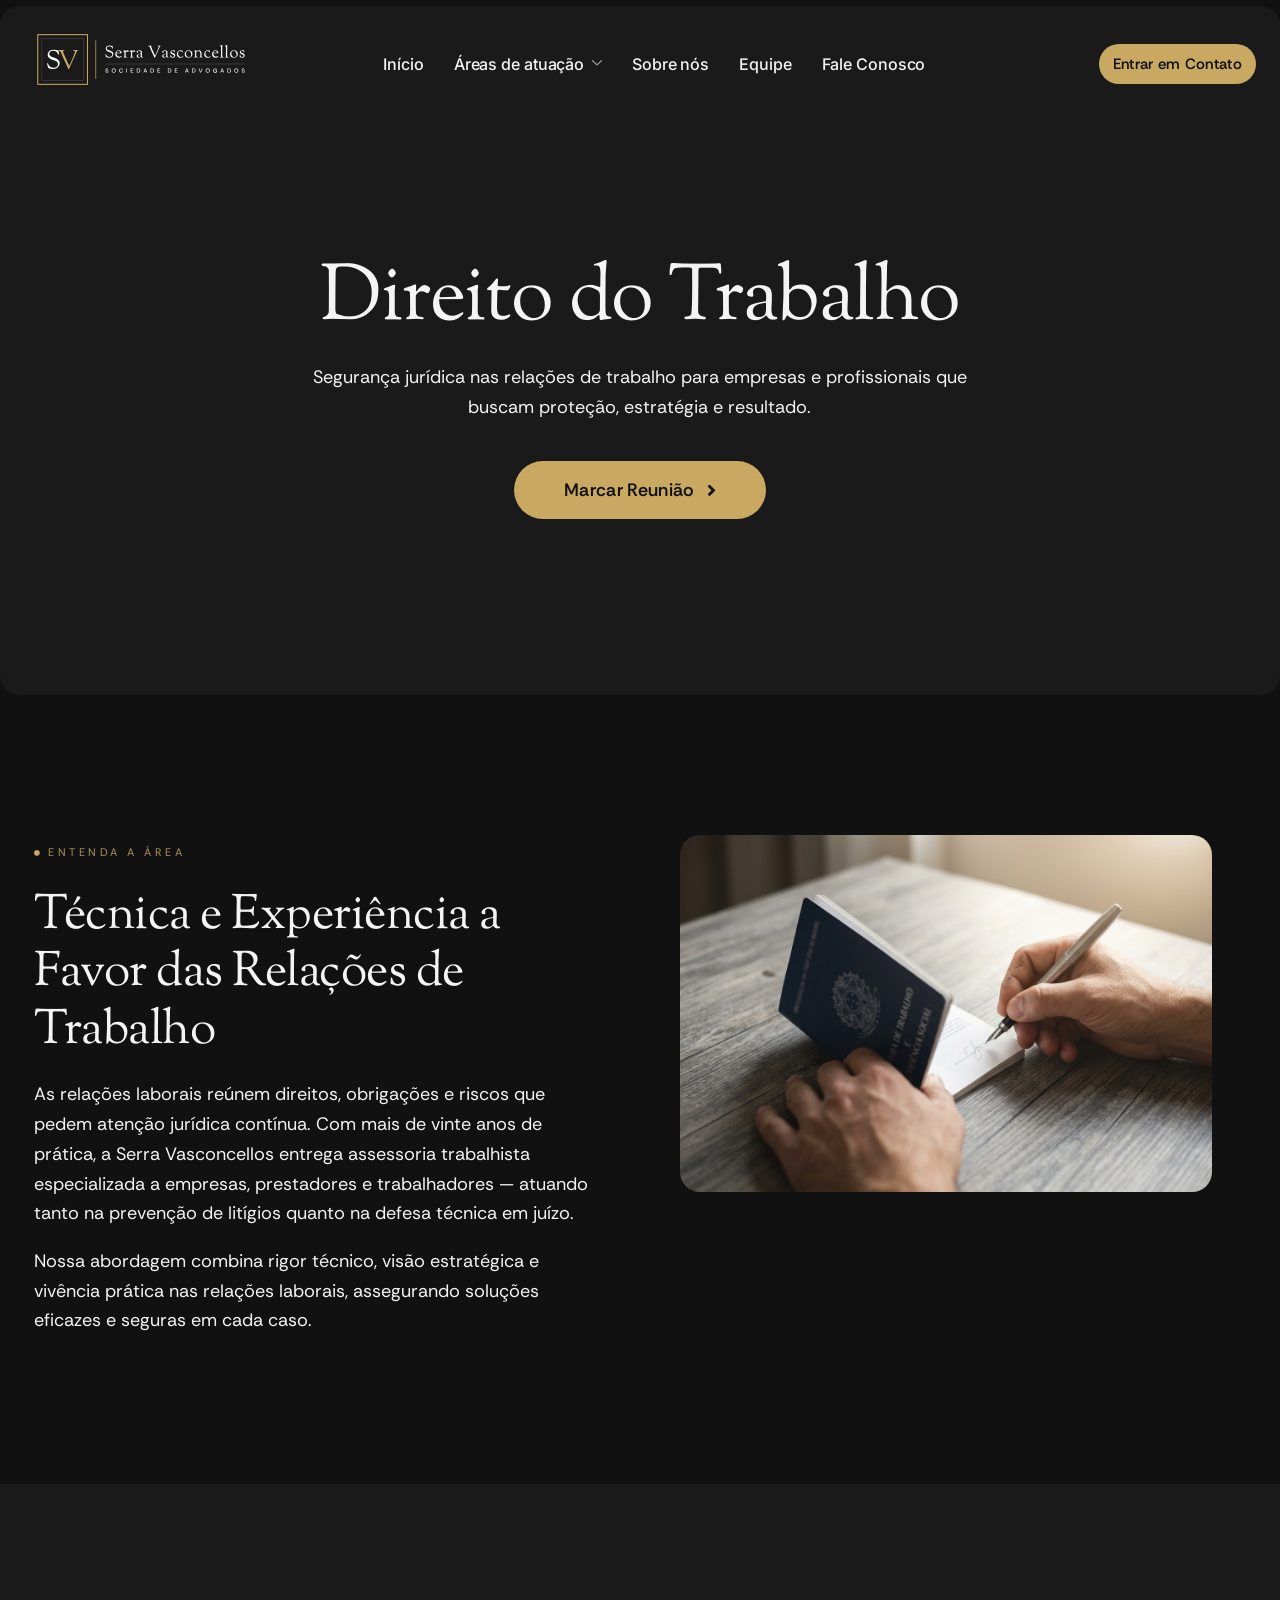
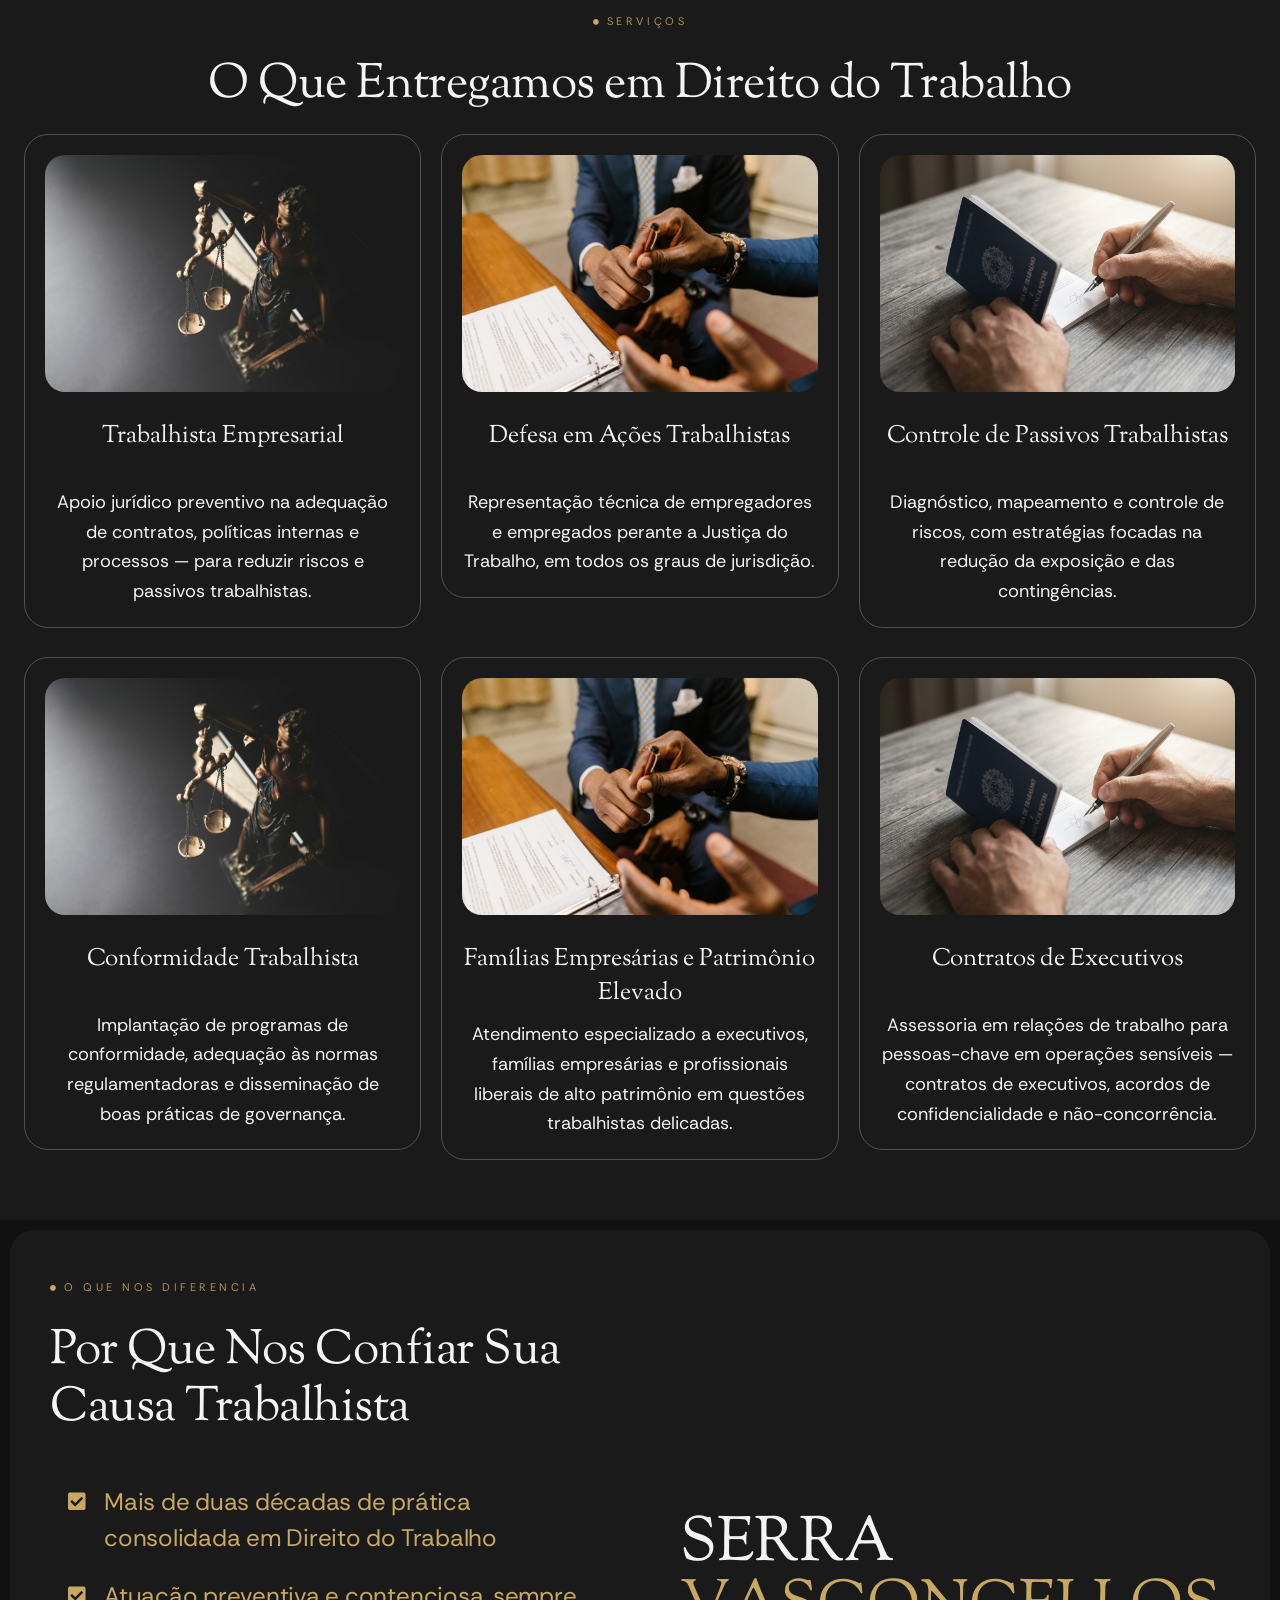
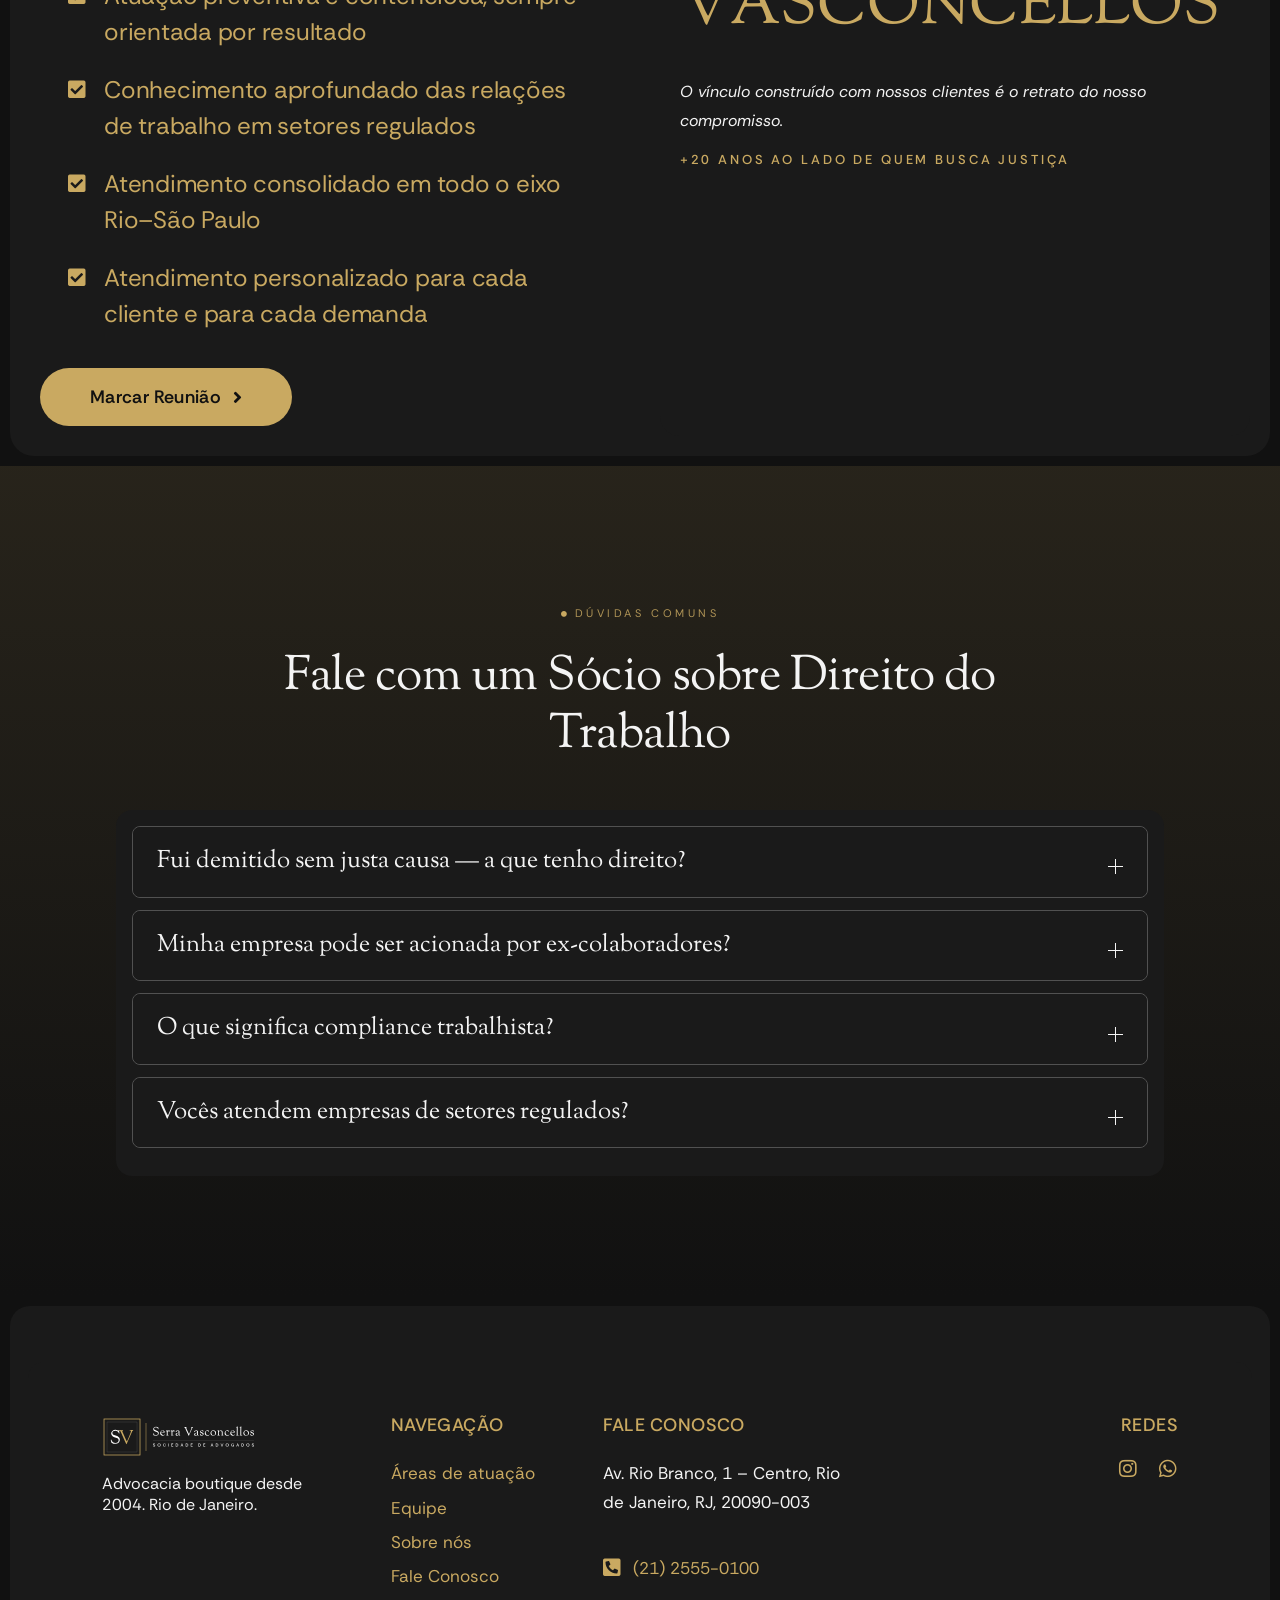
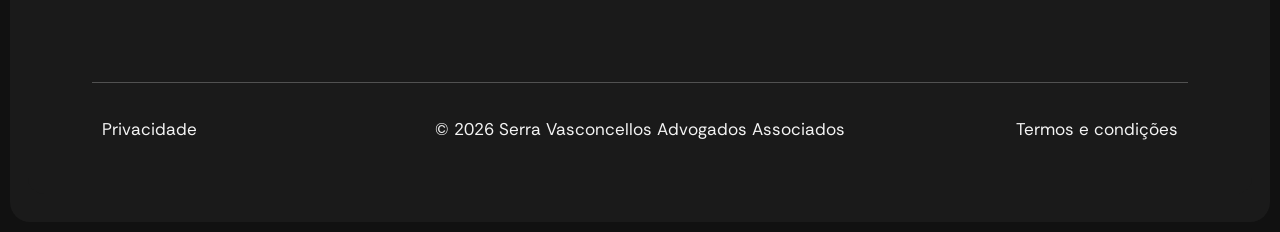
<file: direito-do-trabalho.html>
<!DOCTYPE html>
<html lang="pt-BR">
<head>
	<script src="./assets/js/sv-silence-stub-errors.js"></script>
	<script>try{if(!matchMedia('(prefers-reduced-motion: reduce)').matches)document.documentElement.classList.add('sv-motion')}catch(e){}</script>
	<meta charset="UTF-8">
		<title>Direito do Trabalho &#8211; Serra Vasconcellos</title>
<meta name="description" content="Direito do Trabalho em Serra Vasconcellos Advogados: contencioso trabalhista, auditorias, compliance e defesa de empregadores e empregados." />
<meta property="og:type" content="website" />
<meta property="og:url" content="https://clonedsite.vercel.app/direito-do-trabalho.html" />
<meta property="og:site_name" content="Serra Vasconcellos Advogados" />
<meta property="og:locale" content="pt_BR" />
<meta property="og:title" content="Direito do Trabalho — Serra Vasconcellos" />
<meta property="og:description" content="Direito do Trabalho em Serra Vasconcellos Advogados: contencioso trabalhista, auditorias, compliance e defesa de empregadores e empregados." />
<meta property="og:image" content="https://clonedsite.vercel.app/assets/img/og-image.jpg" />
<meta property="og:image:width" content="1200" />
<meta property="og:image:height" content="630" />
<meta name="twitter:card" content="summary_large_image" />
<meta name="twitter:title" content="Direito do Trabalho — Serra Vasconcellos" />
<meta name="twitter:description" content="Direito do Trabalho em Serra Vasconcellos Advogados: contencioso trabalhista, auditorias, compliance e defesa de empregadores e empregados." />
<meta name="twitter:image" content="https://clonedsite.vercel.app/assets/img/og-image.jpg" />
<meta name='robots' content='max-image-preview:large' />
<style id="wp-img-auto-sizes-contain-inline-css">
img:is([sizes=auto i],[sizes^="auto," i]){contain-intrinsic-size:3000px 1500px}
/*# sourceURL=wp-img-auto-sizes-contain-inline-css */
</style>
<link rel='stylesheet' id='font-awesome-5-all-css' href='./assets/css/all.min.css' media='all' />
<link rel='stylesheet' id='font-awesome-4-shim-css' href='./assets/css/v4-shims.min.css' media='all' />
<style id="wp-emoji-styles-inline-css">

	img.wp-smiley, img.emoji {
		display: inline !important;
		border: none !important;
		box-shadow: none !important;
		height: 1em !important;
		width: 1em !important;
		margin: 0 0.07em !important;
		vertical-align: -0.1em !important;
		background: none !important;
		padding: 0 !important;
	}
/*# sourceURL=wp-emoji-styles-inline-css */
</style>
<style id="global-styles-inline-css">
:root{--wp--preset--aspect-ratio--square: 1;--wp--preset--aspect-ratio--4-3: 4/3;--wp--preset--aspect-ratio--3-4: 3/4;--wp--preset--aspect-ratio--3-2: 3/2;--wp--preset--aspect-ratio--2-3: 2/3;--wp--preset--aspect-ratio--16-9: 16/9;--wp--preset--aspect-ratio--9-16: 9/16;--wp--preset--color--black: #000000;--wp--preset--color--cyan-bluish-gray: #abb8c3;--wp--preset--color--white: #ffffff;--wp--preset--color--pale-pink: #f78da7;--wp--preset--color--vivid-red: #cf2e2e;--wp--preset--color--luminous-vivid-orange: #ff6900;--wp--preset--color--luminous-vivid-amber: #fcb900;--wp--preset--color--light-green-cyan: #7bdcb5;--wp--preset--color--vivid-green-cyan: #00d084;--wp--preset--color--pale-cyan-blue: #8ed1fc;--wp--preset--color--vivid-cyan-blue: #0693e3;--wp--preset--color--vivid-purple: #9b51e0;--wp--preset--gradient--vivid-cyan-blue-to-vivid-purple: linear-gradient(135deg,rgb(6,147,227) 0%,rgb(155,81,224) 100%);--wp--preset--gradient--light-green-cyan-to-vivid-green-cyan: linear-gradient(135deg,rgb(122,220,180) 0%,rgb(0,208,130) 100%);--wp--preset--gradient--luminous-vivid-amber-to-luminous-vivid-orange: linear-gradient(135deg,rgb(252,185,0) 0%,rgb(255,105,0) 100%);--wp--preset--gradient--luminous-vivid-orange-to-vivid-red: linear-gradient(135deg,rgb(255,105,0) 0%,rgb(207,46,46) 100%);--wp--preset--gradient--very-light-gray-to-cyan-bluish-gray: linear-gradient(135deg,rgb(238,238,238) 0%,rgb(169,184,195) 100%);--wp--preset--gradient--cool-to-warm-spectrum: linear-gradient(135deg,rgb(74,234,220) 0%,rgb(151,120,209) 20%,rgb(207,42,186) 40%,rgb(238,44,130) 60%,rgb(251,105,98) 80%,rgb(254,248,76) 100%);--wp--preset--gradient--blush-light-purple: linear-gradient(135deg,rgb(255,206,236) 0%,rgb(152,150,240) 100%);--wp--preset--gradient--blush-bordeaux: linear-gradient(135deg,rgb(254,205,165) 0%,rgb(254,45,45) 50%,rgb(107,0,62) 100%);--wp--preset--gradient--luminous-dusk: linear-gradient(135deg,rgb(255,203,112) 0%,rgb(199,81,192) 50%,rgb(65,88,208) 100%);--wp--preset--gradient--pale-ocean: linear-gradient(135deg,rgb(255,245,203) 0%,rgb(182,227,212) 50%,rgb(51,167,181) 100%);--wp--preset--gradient--electric-grass: linear-gradient(135deg,rgb(202,248,128) 0%,rgb(113,206,126) 100%);--wp--preset--gradient--midnight: linear-gradient(135deg,rgb(2,3,129) 0%,rgb(40,116,252) 100%);--wp--preset--font-size--small: 13px;--wp--preset--font-size--medium: 20px;--wp--preset--font-size--large: 36px;--wp--preset--font-size--x-large: 42px;--wp--preset--spacing--20: 0.44rem;--wp--preset--spacing--30: 0.67rem;--wp--preset--spacing--40: 1rem;--wp--preset--spacing--50: 1.5rem;--wp--preset--spacing--60: 2.25rem;--wp--preset--spacing--70: 3.38rem;--wp--preset--spacing--80: 5.06rem;--wp--preset--shadow--natural: 6px 6px 9px rgba(0, 0, 0, 0.2);--wp--preset--shadow--deep: 12px 12px 50px rgba(0, 0, 0, 0.4);--wp--preset--shadow--sharp: 6px 6px 0px rgba(0, 0, 0, 0.2);--wp--preset--shadow--outlined: 6px 6px 0px -3px rgb(255, 255, 255), 6px 6px rgb(0, 0, 0);--wp--preset--shadow--crisp: 6px 6px 0px rgb(0, 0, 0);}:root { --wp--style--global--content-size: 800px;--wp--style--global--wide-size: 1200px; }:where(body) { margin: 0; }.wp-site-blocks > .alignleft { float: left; margin-right: 2em; }.wp-site-blocks > .alignright { float: right; margin-left: 2em; }.wp-site-blocks > .aligncenter { justify-content: center; margin-left: auto; margin-right: auto; }:where(.wp-site-blocks) > * { margin-block-start: 24px; margin-block-end: 0; }:where(.wp-site-blocks) > :first-child { margin-block-start: 0; }:where(.wp-site-blocks) > :last-child { margin-block-end: 0; }:root { --wp--style--block-gap: 24px; }:root :where(.is-layout-flow) > :first-child{margin-block-start: 0;}:root :where(.is-layout-flow) > :last-child{margin-block-end: 0;}:root :where(.is-layout-flow) > *{margin-block-start: 24px;margin-block-end: 0;}:root :where(.is-layout-constrained) > :first-child{margin-block-start: 0;}:root :where(.is-layout-constrained) > :last-child{margin-block-end: 0;}:root :where(.is-layout-constrained) > *{margin-block-start: 24px;margin-block-end: 0;}:root :where(.is-layout-flex){gap: 24px;}:root :where(.is-layout-grid){gap: 24px;}.is-layout-flow > .alignleft{float: left;margin-inline-start: 0;margin-inline-end: 2em;}.is-layout-flow > .alignright{float: right;margin-inline-start: 2em;margin-inline-end: 0;}.is-layout-flow > .aligncenter{margin-left: auto !important;margin-right: auto !important;}.is-layout-constrained > .alignleft{float: left;margin-inline-start: 0;margin-inline-end: 2em;}.is-layout-constrained > .alignright{float: right;margin-inline-start: 2em;margin-inline-end: 0;}.is-layout-constrained > .aligncenter{margin-left: auto !important;margin-right: auto !important;}.is-layout-constrained > :where(:not(.alignleft):not(.alignright):not(.alignfull)){max-width: var(--wp--style--global--content-size);margin-left: auto !important;margin-right: auto !important;}.is-layout-constrained > .alignwide{max-width: var(--wp--style--global--wide-size);}body .is-layout-flex{display: flex;}.is-layout-flex{flex-wrap: wrap;align-items: center;}.is-layout-flex > :is(*, div){margin: 0;}body .is-layout-grid{display: grid;}.is-layout-grid > :is(*, div){margin: 0;}body{padding-top: 0px;padding-right: 0px;padding-bottom: 0px;padding-left: 0px;}:root :where(.wp-element-button, .wp-block-button__link){background-color: #32373c;border-width: 0;color: #fff;font-family: inherit;font-size: inherit;font-style: inherit;font-weight: inherit;letter-spacing: inherit;line-height: inherit;padding-top: calc(0.667em + 2px);padding-right: calc(1.333em + 2px);padding-bottom: calc(0.667em + 2px);padding-left: calc(1.333em + 2px);text-decoration: none;text-transform: inherit;}.has-black-color{color: var(--wp--preset--color--black) !important;}.has-cyan-bluish-gray-color{color: var(--wp--preset--color--cyan-bluish-gray) !important;}.has-white-color{color: var(--wp--preset--color--white) !important;}.has-pale-pink-color{color: var(--wp--preset--color--pale-pink) !important;}.has-vivid-red-color{color: var(--wp--preset--color--vivid-red) !important;}.has-luminous-vivid-orange-color{color: var(--wp--preset--color--luminous-vivid-orange) !important;}.has-luminous-vivid-amber-color{color: var(--wp--preset--color--luminous-vivid-amber) !important;}.has-light-green-cyan-color{color: var(--wp--preset--color--light-green-cyan) !important;}.has-vivid-green-cyan-color{color: var(--wp--preset--color--vivid-green-cyan) !important;}.has-pale-cyan-blue-color{color: var(--wp--preset--color--pale-cyan-blue) !important;}.has-vivid-cyan-blue-color{color: var(--wp--preset--color--vivid-cyan-blue) !important;}.has-vivid-purple-color{color: var(--wp--preset--color--vivid-purple) !important;}.has-black-background-color{background-color: var(--wp--preset--color--black) !important;}.has-cyan-bluish-gray-background-color{background-color: var(--wp--preset--color--cyan-bluish-gray) !important;}.has-white-background-color{background-color: var(--wp--preset--color--white) !important;}.has-pale-pink-background-color{background-color: var(--wp--preset--color--pale-pink) !important;}.has-vivid-red-background-color{background-color: var(--wp--preset--color--vivid-red) !important;}.has-luminous-vivid-orange-background-color{background-color: var(--wp--preset--color--luminous-vivid-orange) !important;}.has-luminous-vivid-amber-background-color{background-color: var(--wp--preset--color--luminous-vivid-amber) !important;}.has-light-green-cyan-background-color{background-color: var(--wp--preset--color--light-green-cyan) !important;}.has-vivid-green-cyan-background-color{background-color: var(--wp--preset--color--vivid-green-cyan) !important;}.has-pale-cyan-blue-background-color{background-color: var(--wp--preset--color--pale-cyan-blue) !important;}.has-vivid-cyan-blue-background-color{background-color: var(--wp--preset--color--vivid-cyan-blue) !important;}.has-vivid-purple-background-color{background-color: var(--wp--preset--color--vivid-purple) !important;}.has-black-border-color{border-color: var(--wp--preset--color--black) !important;}.has-cyan-bluish-gray-border-color{border-color: var(--wp--preset--color--cyan-bluish-gray) !important;}.has-white-border-color{border-color: var(--wp--preset--color--white) !important;}.has-pale-pink-border-color{border-color: var(--wp--preset--color--pale-pink) !important;}.has-vivid-red-border-color{border-color: var(--wp--preset--color--vivid-red) !important;}.has-luminous-vivid-orange-border-color{border-color: var(--wp--preset--color--luminous-vivid-orange) !important;}.has-luminous-vivid-amber-border-color{border-color: var(--wp--preset--color--luminous-vivid-amber) !important;}.has-light-green-cyan-border-color{border-color: var(--wp--preset--color--light-green-cyan) !important;}.has-vivid-green-cyan-border-color{border-color: var(--wp--preset--color--vivid-green-cyan) !important;}.has-pale-cyan-blue-border-color{border-color: var(--wp--preset--color--pale-cyan-blue) !important;}.has-vivid-cyan-blue-border-color{border-color: var(--wp--preset--color--vivid-cyan-blue) !important;}.has-vivid-purple-border-color{border-color: var(--wp--preset--color--vivid-purple) !important;}.has-vivid-cyan-blue-to-vivid-purple-gradient-background{background: var(--wp--preset--gradient--vivid-cyan-blue-to-vivid-purple) !important;}.has-light-green-cyan-to-vivid-green-cyan-gradient-background{background: var(--wp--preset--gradient--light-green-cyan-to-vivid-green-cyan) !important;}.has-luminous-vivid-amber-to-luminous-vivid-orange-gradient-background{background: var(--wp--preset--gradient--luminous-vivid-amber-to-luminous-vivid-orange) !important;}.has-luminous-vivid-orange-to-vivid-red-gradient-background{background: var(--wp--preset--gradient--luminous-vivid-orange-to-vivid-red) !important;}.has-very-light-gray-to-cyan-bluish-gray-gradient-background{background: var(--wp--preset--gradient--very-light-gray-to-cyan-bluish-gray) !important;}.has-cool-to-warm-spectrum-gradient-background{background: var(--wp--preset--gradient--cool-to-warm-spectrum) !important;}.has-blush-light-purple-gradient-background{background: var(--wp--preset--gradient--blush-light-purple) !important;}.has-blush-bordeaux-gradient-background{background: var(--wp--preset--gradient--blush-bordeaux) !important;}.has-luminous-dusk-gradient-background{background: var(--wp--preset--gradient--luminous-dusk) !important;}.has-pale-ocean-gradient-background{background: var(--wp--preset--gradient--pale-ocean) !important;}.has-electric-grass-gradient-background{background: var(--wp--preset--gradient--electric-grass) !important;}.has-midnight-gradient-background{background: var(--wp--preset--gradient--midnight) !important;}.has-small-font-size{font-size: var(--wp--preset--font-size--small) !important;}.has-medium-font-size{font-size: var(--wp--preset--font-size--medium) !important;}.has-large-font-size{font-size: var(--wp--preset--font-size--large) !important;}.has-x-large-font-size{font-size: var(--wp--preset--font-size--x-large) !important;}
:root :where(.wp-block-icon svg){width: 24px;}
:root :where(.wp-block-pullquote){font-size: 1.5em;line-height: 1.6;}
/*# sourceURL=global-styles-inline-css */
</style>
<link rel='stylesheet' id='cute-alert-css' href='./assets/css/style.css' media='all' />
<link rel='stylesheet' id='text-editor-style-css' href='./assets/css/text-editor.css' media='all' />
<link rel='stylesheet' id='hello-elementor-css' href='./assets/css/reset.css' media='all' />
<link rel='stylesheet' id='hello-elementor-theme-style-css' href='./assets/css/theme.css' media='all' />
<link rel='stylesheet' id='hello-elementor-header-footer-css' href='./assets/css/header-footer.css' media='all' />
<link rel='stylesheet' id='elementor-frontend-css' href='./assets/css/custom-frontend.min.css' media='all' />
<link rel='stylesheet' id='elementor-post-127-css' href='./assets/css/post-127.css' media='all' />
<link rel='stylesheet' id='elementor-icons-css' href='./assets/css/elementor-icons.min.css' media='all' />
<link rel='stylesheet' id='e-animation-fadeInDown-css' href='./assets/css/fadeInDown.min.css' media='all' />
<link rel='stylesheet' id='e-animation-fadeInUp-css' href='./assets/css/fadeInUp.min.css' media='all' />
<link rel='stylesheet' id='widget-heading-css' href='./assets/css/widget-heading.min.css' media='all' />
<link rel='stylesheet' id='widget-icon-list-css' href='./assets/css/custom-widget-icon-list.min.css' media='all' />
<link rel='stylesheet' id='widget-image-css' href='./assets/css/widget-image.min.css' media='all' />
<link rel='stylesheet' id='widget-image-box-css' href='./assets/css/custom-widget-image-box.min.css' media='all' />
<link rel='stylesheet' id='widget-nested-accordion-css' href='./assets/css/widget-nested-accordion.min.css' media='all' />
<link rel='stylesheet' id='widget-social-icons-css' href='./assets/css/widget-social-icons.min.css' media='all' />
<link rel='stylesheet' id='e-apple-webkit-css' href='./assets/css/custom-apple-webkit.min.css' media='all' />
<link rel='stylesheet' id='widget-divider-css' href='./assets/css/widget-divider.min.css' media='all' />
<link rel='stylesheet' id='elementor-post-245-css' href='./assets/css/post-245.css' media='all' />
<link rel='stylesheet' id='ekit-widget-styles-css' href='./assets/css/widget-styles.css' media='all' />
<link rel='stylesheet' id='ekit-responsive-css' href='./assets/css/responsive.css' media='all' />




<link rel='stylesheet' id='elementor-icons-ekiticons-css' href='./assets/css/ekiticons.css' media='all' />
<link rel='stylesheet' id='elementor-icons-shared-0-css' href='./assets/css/fontawesome.min.css' media='all' />
<link rel='stylesheet' id='elementor-icons-fa-solid-css' href='./assets/css/solid.min.css' media='all' />
<link rel='stylesheet' id='elementor-icons-fa-brands-css' href='./assets/css/brands.min.css' media='all' />
<script type='text/javascript'>
		var elementskit = {
			resturl: 'https://serravasconcellos.com.br/wp-json/elementskit/v1/',
		}

		</script><script id="font-awesome-4-shim-js" src="./assets/js/v4-shims.min.js"></script>
<script id="jquery-core-js" src="./assets/js/jquery.min.js"></script>
<script id="jquery-migrate-js" src="./assets/js/jquery-migrate.min.js"></script>
<link rel="canonical" href="https://clonedsite.vercel.app/direito-do-trabalho.html" />
<style>
				.e-con.e-parent:nth-of-type(n+4):not(.e-lazyloaded):not(.e-no-lazyload),
				.e-con.e-parent:nth-of-type(n+4):not(.e-lazyloaded):not(.e-no-lazyload) * {
					background-image: none !important;
				}
				@media screen and (max-height: 1024px) {
					.e-con.e-parent:nth-of-type(n+3):not(.e-lazyloaded):not(.e-no-lazyload),
					.e-con.e-parent:nth-of-type(n+3):not(.e-lazyloaded):not(.e-no-lazyload) * {
						background-image: none !important;
					}
				}
				@media screen and (max-height: 640px) {
					.e-con.e-parent:nth-of-type(n+2):not(.e-lazyloaded):not(.e-no-lazyload),
					.e-con.e-parent:nth-of-type(n+2):not(.e-lazyloaded):not(.e-no-lazyload) * {
						background-image: none !important;
					}
				}
			</style>
<link rel="icon" type="image/x-icon" href="./favicon.ico" />
<link rel="icon" type="image/png" sizes="32x32" href="./assets/img/favicon-32.png" />
<link rel="icon" type="image/png" sizes="16x16" href="./assets/img/favicon-16.png" />
<link rel="apple-touch-icon" sizes="180x180" href="./assets/img/apple-touch-icon.png" />
<meta name="msapplication-TileImage" content="https://clonedsite.vercel.app/assets/img/favicon-512.png" />
<meta name="theme-color" content="#111111" />
	<meta name="viewport" content="width=device-width, initial-scale=1.0, viewport-fit=cover" />  <link rel="stylesheet" href="./assets/css/google-fonts.css" />
<link rel="stylesheet" href="./assets/css/overrides.css?v=20261022" media="all" />
</head>
<body class="wp-singular page-template page-template-elementor_canvas page page-id-245 wp-embed-responsive wp-theme-hello-elementor hello-elementor-default elementor-default elementor-template-canvas elementor-kit-127 elementor-page elementor-page-245">
			<div data-elementor-type="wp-page" data-elementor-id="245" class="elementor elementor-245" data-elementor-post-type="page">
				<div class="elementor-element elementor-element-9733ad6 e-flex e-con-boxed e-con e-parent" data-id="9733ad6" data-element_type="container" data-e-type="container">
					<div class="e-con-inner">
		<div class="elementor-element elementor-element-77d400a e-con-full e-flex e-con e-child" data-id="77d400a" data-element_type="container" data-e-type="container">
				<div class="elementor-element elementor-element-b4b91a5 elementor-view-default elementor-widget elementor-widget-icon" data-id="b4b91a5" data-element_type="widget" data-e-type="widget" data-widget_type="icon.default">
				<div class="elementor-widget-container">
							<div class="elementor-icon-wrapper">
			<a class="elementor-icon" href="./index.html">
			<svg xmlns="http://www.w3.org/2000/svg" width="160.1" height="52" viewBox="0 0 307.84 100" fill="none" role="img" aria-label="Serra Vasconcellos Advogados"><rect x="4" y="14" width="72" height="72" fill="none" stroke="#C9A961" stroke-width="1.5"/><rect x="10" y="20" width="60" height="60" fill="none" stroke="#FFFFFF" stroke-width="0.5" opacity="0.35"/><path fill="#FFFFFF" d="M32.57 36.97 33.45 36.66Q33.94 36.66 34.02 36.97Q34.82 41.56 34.82 42.38Q34.82 43.2 34.28 43.2Q33.94 43.2 33.62 42.38Q33.3 41.56 32.86 40.88Q32.42 40.2 32.23 40.01Q32.04 39.82 31.24 39.09Q29.19 37.27 26.55 37.27Q23.91 37.27 22.31 38.41Q20.72 39.55 20.72 41.37Q20.72 43.2 21.65 44.3Q22.58 45.4 24.14 46.01Q25.7 46.62 27.41 47.15Q32 48.59 34.21 50.91Q35.73 52.55 35.73 54.98Q35.73 58.97 33.18 61.31Q30.64 63.64 26.87 63.64Q24.25 63.64 22.66 63.36Q21.06 63.07 19.39 62.2Q18.89 61.89 18.21 59.23Q17.53 56.57 17.53 55.91Q17.53 55.24 18.04 55.24Q18.55 55.24 18.67 55.62Q20.07 59.01 21.97 60.41Q24.02 61.97 26.93 61.97Q29.84 61.97 31.57 60.47Q33.3 58.97 33.3 56.54Q33.3 54.75 32.12 53.55Q30.94 52.36 29.42 51.82Q23.76 49.92 21.74 48.75Q18.29 46.69 18.29 43.24Q18.29 39.78 20.74 37.75Q23.19 35.71 27.1 35.71Q28.55 35.71 30.54 36.34Q32.54 36.97 32.57 36.97Z"/><path fill="#C9A961" d="M58.37 36.21 61.75 36.13Q62.47 36.13 62.47 36.66Q62.47 37.08 61.64 37.46Q61.3 37.61 60.84 38.11Q60.38 38.6 60.04 39.4L51.57 58.7Q50.66 60.75 50.01 62.33Q49.36 63.91 49.25 64.1Q49.14 64.29 48.95 64.29Q48.26 64.29 47.26 61.74Q46.25 59.2 44.06 54.45Q41.88 49.7 40.7 47.04Q39.52 44.38 39.01 43.12Q38.5 41.87 38.04 40.88Q37.36 39.25 36.79 38.62Q36.22 37.99 35.51 37.69Q34.81 37.38 34.39 37.38Q33.33 37.46 33.33 36.7Q33.33 36.17 34.39 36.17L38.57 36.32L41.04 36.24Q41.92 36.24 42.11 36.32Q42.3 36.4 42.3 36.64Q42.3 36.89 41.92 37.08Q40.74 37.69 40.74 38.32Q40.74 38.94 40.87 39.46Q41 39.97 41.46 41.03Q41.92 42.1 42.39 43.16Q42.87 44.22 43.95 46.6Q45.03 48.97 46.06 51.29Q49.25 58.63 49.86 58.63Q50.05 58.63 52.04 54.03Q54.04 49.43 55.98 44.41Q57.91 39.4 57.91 38.64Q57.91 37.88 57.48 37.55Q57.04 37.23 56.55 37.16Q55.18 37 55.18 36.55Q55.18 36.28 55.31 36.23Q55.44 36.17 55.98 36.17Z"/><line x1="88" y1="22" x2="88" y2="78" stroke="#C9A961" stroke-width="1"/><path fill="#FFFFFF" d="M111.5 30.46 112.06 30.27Q112.37 30.27 112.42 30.46Q112.92 33.37 112.92 33.88Q112.92 34.4 112.58 34.4Q112.37 34.4 112.16 33.88Q111.96 33.37 111.68 32.94Q111.41 32.5 111.29 32.38Q111.17 32.26 110.66 31.81Q109.37 30.66 107.7 30.66Q106.03 30.66 105.02 31.38Q104.02 32.1 104.02 33.25Q104.02 34.4 104.6 35.1Q105.19 35.79 106.18 36.18Q107.16 36.56 108.24 36.9Q111.14 37.81 112.54 39.27Q113.5 40.3 113.5 41.84Q113.5 44.36 111.89 45.84Q110.28 47.31 107.9 47.31Q106.25 47.31 105.24 47.13Q104.23 46.95 103.18 46.4Q102.86 46.21 102.43 44.53Q102 42.85 102 42.43Q102 42.01 102.32 42.01Q102.65 42.01 102.72 42.25Q103.61 44.38 104.81 45.27Q106.1 46.26 107.94 46.26Q109.78 46.26 110.87 45.31Q111.96 44.36 111.96 42.82Q111.96 41.7 111.22 40.94Q110.47 40.18 109.51 39.85Q105.94 38.65 104.66 37.9Q102.48 36.61 102.48 34.42Q102.48 32.24 104.03 30.96Q105.58 29.67 108.05 29.67Q108.96 29.67 110.22 30.07Q111.48 30.46 111.5 30.46ZM121.2 36.63Q122.2 36.63 123.03 36.99Q123.86 37.35 124.32 37.87Q124.77 38.38 125.08 38.96Q125.61 39.94 125.61 40.45Q125.61 40.88 124.63 40.88H118.46Q118.27 40.88 118.23 40.92Q118.2 40.95 118.2 41.14Q118.2 43.4 119.41 44.7Q120.62 45.99 122.25 45.99Q123.26 45.99 124.3 45.45Q125.35 44.91 125.4 44.91Q125.64 44.91 125.64 45.13Q125.64 45.42 125.11 45.91Q124.58 46.4 124.1 46.71Q122.95 47.46 121.39 47.46Q119.28 47.46 117.8 46.16Q116.32 44.86 116.32 42.4Q116.32 39.94 117.68 38.29Q119.04 36.63 121.2 36.63ZM118.65 40.3 122.88 40.16Q123.21 40.16 123.3 40.1Q123.38 40.04 123.38 39.87Q123.38 39.15 122.71 38.19Q122.04 37.23 120.84 37.23Q119.64 37.23 118.99 38.18Q118.34 39.13 118.34 39.97Q118.34 40.3 118.65 40.3ZM128.32 38.29 128.06 38.26Q127.6 38.26 127.6 37.88Q127.6 37.62 127.92 37.48Q128.25 37.35 129.12 37.08Q130 36.8 130.5 36.57Q131.01 36.34 131.1 36.34Q131.42 36.34 131.42 36.82L131.39 37.47Q131.39 38.34 131.45 38.42Q131.51 38.5 131.57 38.5Q131.63 38.5 131.94 38.02Q132.26 37.54 132.83 37.05Q133.41 36.56 133.97 36.56Q134.54 36.56 135.14 36.96Q135.74 37.35 135.74 37.75Q135.74 38.14 135.54 38.48Q135.21 39.06 134.92 39.06Q134.73 39.06 134.24 38.77Q133.74 38.48 133.1 38.48Q132.45 38.48 131.88 39.01Q131.32 39.54 131.32 39.97V42.46L131.34 44.55L131.37 44.98Q131.37 45.49 131.7 45.85Q132.04 46.21 132.34 46.26Q132.64 46.3 132.86 46.33Q133.07 46.35 133.19 46.36Q133.31 46.38 133.46 46.42Q133.72 46.47 133.72 46.77Q133.72 47.07 133.43 47.07L131.39 46.95L128.9 47.07Q128.46 47.07 128.42 46.98Q128.37 46.88 128.37 46.78Q128.37 46.47 128.68 46.38Q129.3 46.23 129.44 45.76Q129.57 45.3 129.57 43.76L129.54 39.9L129.52 39.18Q129.52 38.91 129.45 38.74Q129.26 38.29 128.32 38.29ZM137.82 38.29 137.56 38.26Q137.1 38.26 137.1 37.88Q137.1 37.62 137.42 37.48Q137.75 37.35 138.62 37.08Q139.5 36.8 140 36.57Q140.51 36.34 140.6 36.34Q140.92 36.34 140.92 36.82L140.89 37.47Q140.89 38.34 140.95 38.42Q141.01 38.5 141.07 38.5Q141.13 38.5 141.44 38.02Q141.76 37.54 142.33 37.05Q142.91 36.56 143.47 36.56Q144.04 36.56 144.64 36.96Q145.24 37.35 145.24 37.75Q145.24 38.14 145.04 38.48Q144.71 39.06 144.42 39.06Q144.23 39.06 143.74 38.77Q143.24 38.48 142.6 38.48Q141.95 38.48 141.38 39.01Q140.82 39.54 140.82 39.97V42.46L140.84 44.55L140.87 44.98Q140.87 45.49 141.2 45.85Q141.54 46.21 141.84 46.26Q142.14 46.3 142.36 46.33Q142.57 46.35 142.69 46.36Q142.81 46.38 142.96 46.42Q143.22 46.47 143.22 46.77Q143.22 47.07 142.93 47.07L140.89 46.95L138.4 47.07Q137.96 47.07 137.92 46.98Q137.87 46.88 137.87 46.78Q137.87 46.47 138.18 46.38Q138.8 46.23 138.94 45.76Q139.07 45.3 139.07 43.76L139.04 39.9L139.02 39.18Q139.02 38.91 138.95 38.74Q138.76 38.29 137.82 38.29ZM150.06 47.36Q147.22 47.36 147.22 44.96Q147.22 43.23 148.66 42.58Q149.86 42.08 152.34 41.67Q152.41 41.65 152.53 41.64Q152.65 41.62 152.78 41.6Q152.91 41.58 152.98 41.55Q153.15 41.48 153.15 41.22L153.2 39.97Q153.2 38.6 152.41 37.99Q151.62 37.38 150.87 37.38Q149.14 37.38 149.14 38.82L149.24 39.68Q149.24 40.16 148.81 40.16Q148.47 40.16 148.06 40.04Q147.32 39.8 147.32 39.22Q147.32 38.29 148.58 37.44Q149.84 36.58 151.11 36.58Q152.38 36.58 153.1 36.82Q153.82 37.06 154.17 37.36Q154.52 37.66 154.71 38.17Q154.95 38.77 154.95 40.05Q154.95 41.34 154.89 42.33Q154.83 43.33 154.83 44.14Q154.83 44.96 155.02 45.48Q155.22 45.99 155.48 46.14Q155.74 46.28 156.01 46.3Q156.66 46.35 156.66 46.69Q156.66 47.19 155.14 47.19Q154.52 47.19 154.08 46.86Q153.63 46.52 153.44 46.2Q153.25 45.87 153.22 45.87Q153.2 45.87 153.03 46.03Q152.86 46.18 152.56 46.4Q152.26 46.62 151.88 46.83Q150.99 47.36 150.06 47.36ZM152.98 42.01 152.74 42.06Q152.19 42.15 152.05 42.18Q151.9 42.2 151.38 42.32Q150.85 42.44 150.64 42.54Q150.44 42.63 150.07 42.84Q149.7 43.04 149.53 43.26Q149.1 43.93 149.1 44.67Q149.1 45.42 149.58 45.91Q150.06 46.4 150.81 46.4Q151.57 46.4 152.01 46.21Q152.46 46.02 152.67 45.78Q152.89 45.54 153.01 45.13Q153.15 44.67 153.15 43.95V42.22Q153.15 42.01 152.98 42.01ZM179.54 29.98 181.68 29.94Q182.14 29.94 182.14 30.27Q182.14 30.54 181.61 30.78Q181.39 30.87 181.1 31.18Q180.82 31.5 180.6 32L175.25 44.19Q174.67 45.49 174.26 46.48Q173.86 47.48 173.78 47.6Q173.71 47.72 173.59 47.72Q173.16 47.72 172.52 46.11Q171.89 44.5 170.51 41.5Q169.13 38.5 168.38 36.82Q167.64 35.14 167.32 34.35Q166.99 33.56 166.7 32.94Q166.27 31.9 165.91 31.51Q165.55 31.11 165.11 30.92Q164.66 30.73 164.4 30.73Q163.73 30.78 163.73 30.3Q163.73 29.96 164.4 29.96L167.04 30.06L168.6 30.01Q169.15 30.01 169.27 30.06Q169.39 30.1 169.39 30.26Q169.39 30.42 169.15 30.54Q168.41 30.92 168.41 31.32Q168.41 31.71 168.49 32.04Q168.58 32.36 168.86 33.03Q169.15 33.7 169.45 34.38Q169.75 35.05 170.44 36.55Q171.12 38.05 171.77 39.51Q173.78 44.14 174.17 44.14Q174.29 44.14 175.55 41.24Q176.81 38.34 178.03 35.17Q179.26 32 179.26 31.52Q179.26 31.04 178.98 30.84Q178.7 30.63 178.39 30.58Q177.53 30.49 177.53 30.2Q177.53 30.03 177.61 30Q177.7 29.96 178.03 29.96ZM187.1 47.36Q184.27 47.36 184.27 44.96Q184.27 43.23 185.71 42.58Q186.91 42.08 189.38 41.67Q189.45 41.65 189.57 41.64Q189.69 41.62 189.82 41.6Q189.96 41.58 190.03 41.55Q190.2 41.48 190.2 41.22L190.24 39.97Q190.24 38.6 189.45 37.99Q188.66 37.38 187.92 37.38Q186.19 37.38 186.19 38.82L186.28 39.68Q186.28 40.16 185.85 40.16Q185.52 40.16 185.11 40.04Q184.36 39.8 184.36 39.22Q184.36 38.29 185.62 37.44Q186.88 36.58 188.16 36.58Q189.43 36.58 190.15 36.82Q190.87 37.06 191.22 37.36Q191.56 37.66 191.76 38.17Q192 38.77 192 40.05Q192 41.34 191.94 42.33Q191.88 43.33 191.88 44.14Q191.88 44.96 192.07 45.48Q192.26 45.99 192.52 46.14Q192.79 46.28 193.05 46.3Q193.7 46.35 193.7 46.69Q193.7 47.19 192.19 47.19Q191.56 47.19 191.12 46.86Q190.68 46.52 190.48 46.2Q190.29 45.87 190.27 45.87Q190.24 45.87 190.08 46.03Q189.91 46.18 189.61 46.4Q189.31 46.62 188.92 46.83Q188.04 47.36 187.1 47.36ZM190.03 42.01 189.79 42.06Q189.24 42.15 189.09 42.18Q188.95 42.2 188.42 42.32Q187.89 42.44 187.69 42.54Q187.48 42.63 187.11 42.84Q186.74 43.04 186.57 43.26Q186.14 43.93 186.14 44.67Q186.14 45.42 186.62 45.91Q187.1 46.4 187.86 46.4Q188.61 46.4 189.06 46.21Q189.5 46.02 189.72 45.78Q189.93 45.54 190.05 45.13Q190.2 44.67 190.2 43.95V42.22Q190.2 42.01 190.03 42.01ZM202.55 37.38 202.65 38.82Q202.65 39.22 202.55 39.37Q202.46 39.51 202.28 39.51Q202.1 39.51 201.89 39.16Q201.69 38.82 201.44 38.41Q201.18 38 200.62 37.65Q200.06 37.3 199.34 37.3Q198.62 37.3 198.16 37.65Q197.7 38 197.7 38.41Q197.7 38.82 197.78 39.07Q197.85 39.32 198.03 39.51Q198.21 39.7 198.34 39.84Q198.47 39.97 198.78 40.11Q199.1 40.26 199.25 40.32Q199.41 40.38 199.77 40.52Q201.95 41.29 202.58 42.02Q203.2 42.75 203.2 44.12Q203.2 45.49 201.93 46.64Q201.06 47.38 199.55 47.38Q198.52 47.38 197.25 46.88Q196.89 46.74 196.83 46.72Q196.77 46.71 196.64 46.66Q196.5 46.62 196.44 46.6Q196.38 46.59 196.29 46.54Q196.19 46.5 196.16 46.46Q196.12 46.42 196.07 46.35Q196 46.23 196 45.97V43.88Q196 43.62 196.11 43.44Q196.22 43.26 196.41 43.26Q196.6 43.26 196.68 43.36Q196.77 43.47 196.84 43.81Q196.91 44.14 196.98 44.29Q197.87 46.5 199.48 46.5Q200.22 46.5 200.9 46.1Q201.57 45.7 201.57 44.85Q201.57 44 201.02 43.47Q200.46 42.94 199.67 42.64Q198.88 42.34 198.09 42.02Q197.3 41.7 196.74 41.06Q196.19 40.42 196.19 39.46Q196.19 38.12 197.27 37.3Q198.35 36.49 199.65 36.49Q200.94 36.49 201.62 36.69Q202.29 36.9 202.42 37.06Q202.55 37.23 202.55 37.38ZM211.12 36.7Q211.96 36.7 212.93 36.94Q213.9 37.18 213.92 37.5Q213.97 38.07 213.97 38.88Q213.97 39.68 213.71 39.68Q213.47 39.68 213.28 39.37Q212.87 38.67 211.73 38.16Q210.59 37.64 209.72 37.64Q209.24 37.64 208.79 38Q208.33 38.36 208.04 38.79Q207.35 39.8 207.35 41.65Q207.35 43.5 208.54 44.88Q209.72 46.26 211.45 46.26Q212.29 46.26 213.01 45.94Q213.73 45.63 214.13 45.32Q214.52 45.01 214.62 45.01Q214.88 45.01 214.88 45.25Q214.88 45.49 214.38 45.98Q213.88 46.47 213.4 46.76Q212.22 47.5 210.52 47.5Q208.26 47.5 206.9 46.14Q205.55 44.77 205.55 42.43Q205.55 40.09 207.1 38.4Q208.64 36.7 211.12 36.7ZM222.26 47.43Q219.8 47.43 218.35 45.86Q216.9 44.29 216.9 42.1Q216.9 39.92 218.4 38.29Q219.9 36.66 222.36 36.66Q224.82 36.66 226.48 38.07Q228.15 39.49 228.15 42.01Q228.15 44.53 226.44 45.98Q224.72 47.43 222.26 47.43ZM221.98 37.3Q220.74 37.3 219.76 38.29Q218.79 39.27 218.79 41.53Q218.79 43.78 220.11 45.25Q221.43 46.71 222.96 46.71Q224.48 46.71 225.42 45.67Q226.35 44.62 226.35 42.61Q226.35 40.59 225.2 38.95Q224.05 37.3 221.98 37.3ZM235.54 47 233.79 46.9Q233.16 46.9 232.13 46.95L231.1 47Q230.74 47 230.74 46.78Q230.74 46.57 230.86 46.52Q230.98 46.47 231.16 46.45Q231.34 46.42 231.51 46.3Q231.96 46.02 232.01 44.56Q232.06 43.11 232.06 42.66V39.2Q232.06 38.43 231.78 38.17Q231.51 37.9 231.03 37.9H230.79Q230.33 37.9 230.33 37.64Q230.33 37.4 230.85 37.33Q231.36 37.26 231.66 37.17Q231.96 37.09 232.46 36.88Q232.95 36.68 233.25 36.54Q233.55 36.39 233.64 36.39H233.69Q233.91 36.39 233.91 36.68L233.86 37.71Q233.86 38.34 233.96 38.34Q234.05 38.34 234.15 38.22Q234.51 37.71 235.11 37.35Q236.19 36.68 237.17 36.68Q238.16 36.68 238.92 36.98Q239.69 37.28 240.12 37.72Q240.56 38.17 240.84 38.74Q241.32 39.7 241.32 40.71V40.95L241.35 42.22V44.67Q241.35 45.58 241.6 45.93Q241.85 46.28 242.81 46.42Q243.29 46.5 243.29 46.78Q243.29 47.02 242.81 47.02L240.84 46.9L239 47Q238.52 47 238.52 46.69Q238.52 46.47 238.8 46.4L239.12 46.33Q239.64 46.16 239.64 44.72V41.48Q239.64 39.63 238.73 38.68Q237.82 37.74 236.67 37.74Q235.52 37.74 234.75 38.29Q233.98 38.84 233.81 39.32Q233.64 39.8 233.64 42.99V43.9Q233.64 45.1 233.9 45.68Q234.15 46.26 235.01 46.33Q235.25 46.33 235.62 46.41Q236 46.5 236 46.69Q236 47 235.54 47ZM250.78 36.7Q251.62 36.7 252.59 36.94Q253.56 37.18 253.58 37.5Q253.63 38.07 253.63 38.88Q253.63 39.68 253.37 39.68Q253.13 39.68 252.94 39.37Q252.53 38.67 251.39 38.16Q250.25 37.64 249.38 37.64Q248.9 37.64 248.45 38Q247.99 38.36 247.7 38.79Q247.01 39.8 247.01 41.65Q247.01 43.5 248.2 44.88Q249.38 46.26 251.11 46.26Q251.95 46.26 252.67 45.94Q253.39 45.63 253.79 45.32Q254.18 45.01 254.28 45.01Q254.54 45.01 254.54 45.25Q254.54 45.49 254.04 45.98Q253.54 46.47 253.06 46.76Q251.88 47.5 250.18 47.5Q247.92 47.5 246.56 46.14Q245.21 44.77 245.21 42.43Q245.21 40.09 246.76 38.4Q248.3 36.7 250.78 36.7ZM261.43 36.63Q262.44 36.63 263.26 36.99Q264.09 37.35 264.55 37.87Q265 38.38 265.32 38.96Q265.84 39.94 265.84 40.45Q265.84 40.88 264.86 40.88H258.69Q258.5 40.88 258.46 40.92Q258.43 40.95 258.43 41.14Q258.43 43.4 259.64 44.7Q260.85 45.99 262.48 45.99Q263.49 45.99 264.54 45.45Q265.58 44.91 265.63 44.91Q265.87 44.91 265.87 45.13Q265.87 45.42 265.34 45.91Q264.81 46.4 264.33 46.71Q263.18 47.46 261.62 47.46Q259.51 47.46 258.03 46.16Q256.56 44.86 256.56 42.4Q256.56 39.94 257.91 38.29Q259.27 36.63 261.43 36.63ZM258.88 40.3 263.11 40.16Q263.44 40.16 263.53 40.1Q263.61 40.04 263.61 39.87Q263.61 39.15 262.94 38.19Q262.27 37.23 261.07 37.23Q259.87 37.23 259.22 38.18Q258.57 39.13 258.57 39.97Q258.57 40.3 258.88 40.3ZM269.49 42.39 269.58 32.19Q269.58 31.64 269.4 31.2Q269.22 30.75 269.01 30.66Q268.79 30.56 268.05 30.56Q267.78 30.56 267.78 30.39Q267.78 30.22 267.82 30.15Q267.86 30.08 267.98 30.02Q268.1 29.96 268.26 29.91Q268.96 29.77 269.7 29.41Q270.88 28.86 271.24 28.86Q271.53 28.86 271.53 29.31Q271.53 29.41 271.48 29.86Q271.34 31.28 271.34 32.96V34.3L271.29 37.5V44.65Q271.29 45.15 271.37 45.48Q271.46 45.8 271.92 46.1Q272.39 46.4 273.23 46.4Q273.35 46.4 273.45 46.52Q273.54 46.64 273.54 46.76Q273.54 47.1 272.8 47.1L270.38 46.93Q269.75 46.93 269.19 47.02Q268.62 47.12 268.44 47.12Q268.26 47.12 268.16 47.04Q268.05 46.95 268.05 46.82Q268.05 46.69 268.16 46.6Q268.26 46.52 268.5 46.47Q269.22 46.28 269.37 45.88Q269.51 45.49 269.51 44.79L269.49 44.17ZM276.68 42.39 276.78 32.19Q276.78 31.64 276.6 31.2Q276.42 30.75 276.2 30.66Q275.99 30.56 275.24 30.56Q274.98 30.56 274.98 30.39Q274.98 30.22 275.02 30.15Q275.05 30.08 275.17 30.02Q275.29 29.96 275.46 29.91Q276.16 29.77 276.9 29.41Q278.08 28.86 278.44 28.86Q278.72 28.86 278.72 29.31Q278.72 29.41 278.68 29.86Q278.53 31.28 278.53 32.96V34.3L278.48 37.5V44.65Q278.48 45.15 278.57 45.48Q278.65 45.8 279.12 46.1Q279.59 46.4 280.43 46.4Q280.55 46.4 280.64 46.52Q280.74 46.64 280.74 46.76Q280.74 47.1 280 47.1L277.57 46.93Q276.95 46.93 276.38 47.02Q275.82 47.12 275.64 47.12Q275.46 47.12 275.35 47.04Q275.24 46.95 275.24 46.82Q275.24 46.69 275.35 46.6Q275.46 46.52 275.7 46.47Q276.42 46.28 276.56 45.88Q276.71 45.49 276.71 44.79L276.68 44.17ZM288 47.43Q285.54 47.43 284.08 45.86Q282.63 44.29 282.63 42.1Q282.63 39.92 284.13 38.29Q285.63 36.66 288.09 36.66Q290.55 36.66 292.22 38.07Q293.89 39.49 293.89 42.01Q293.89 44.53 292.17 45.98Q290.46 47.43 288 47.43ZM287.72 37.3Q286.47 37.3 285.5 38.29Q284.53 39.27 284.53 41.53Q284.53 43.78 285.85 45.25Q287.17 46.71 288.69 46.71Q290.22 46.71 291.15 45.67Q292.09 44.62 292.09 42.61Q292.09 40.59 290.94 38.95Q289.78 37.3 287.72 37.3ZM303.2 37.38 303.29 38.82Q303.29 39.22 303.2 39.37Q303.1 39.51 302.92 39.51Q302.74 39.51 302.54 39.16Q302.33 38.82 302.08 38.41Q301.83 38 301.26 37.65Q300.7 37.3 299.98 37.3Q299.26 37.3 298.8 37.65Q298.35 38 298.35 38.41Q298.35 38.82 298.42 39.07Q298.49 39.32 298.67 39.51Q298.85 39.7 298.98 39.84Q299.12 39.97 299.43 40.11Q299.74 40.26 299.9 40.32Q300.05 40.38 300.41 40.52Q302.6 41.29 303.22 42.02Q303.84 42.75 303.84 44.12Q303.84 45.49 302.57 46.64Q301.71 47.38 300.2 47.38Q299.16 47.38 297.89 46.88Q297.53 46.74 297.47 46.72Q297.41 46.71 297.28 46.66Q297.15 46.62 297.09 46.6Q297.03 46.59 296.93 46.54Q296.84 46.5 296.8 46.46Q296.76 46.42 296.72 46.35Q296.64 46.23 296.64 45.97V43.88Q296.64 43.62 296.75 43.44Q296.86 43.26 297.05 43.26Q297.24 43.26 297.33 43.36Q297.41 43.47 297.48 43.81Q297.56 44.14 297.63 44.29Q298.52 46.5 300.12 46.5Q300.87 46.5 301.54 46.1Q302.21 45.7 302.21 44.85Q302.21 44 301.66 43.47Q301.11 42.94 300.32 42.64Q299.52 42.34 298.73 42.02Q297.94 41.7 297.39 41.06Q296.84 40.42 296.84 39.46Q296.84 38.12 297.92 37.3Q299 36.49 300.29 36.49Q301.59 36.49 302.26 36.69Q302.93 36.9 303.06 37.06Q303.2 37.23 303.2 37.38Z"/><line x1="102" y1="56.5" x2="303.84" y2="56.5" stroke="#FFFFFF" stroke-width="0.5" opacity="0.4"/><path fill="#FFFFFF" d="M104.22 69.1Q103.6 69.1 103.1 68.88Q102.6 68.66 102.3 68.24Q102.01 67.81 102 67.19H102.96Q102.97 67.7 103.31 68.02Q103.65 68.33 104.22 68.33Q104.71 68.33 105.03 68.1Q105.34 67.86 105.34 67.44Q105.34 67.18 105.25 67.01Q105.16 66.84 104.97 66.71Q104.78 66.59 104.46 66.47Q104.15 66.35 103.68 66.2Q103.17 66.02 102.83 65.79Q102.5 65.56 102.34 65.26Q102.18 64.95 102.18 64.56Q102.17 64.01 102.43 63.64Q102.7 63.26 103.14 63.07Q103.59 62.88 104.13 62.88Q104.68 62.88 105.13 63.07Q105.57 63.27 105.84 63.65Q106.11 64.03 106.12 64.58H105.15Q105.15 64.19 104.86 63.92Q104.58 63.65 104.1 63.65Q103.69 63.64 103.41 63.86Q103.13 64.07 103.13 64.49Q103.13 64.78 103.29 64.96Q103.45 65.14 103.78 65.28Q104.11 65.41 104.6 65.59Q104.92 65.69 105.22 65.83Q105.53 65.96 105.77 66.17Q106.01 66.37 106.15 66.66Q106.3 66.95 106.3 67.38Q106.3 67.92 106.02 68.31Q105.74 68.69 105.27 68.9Q104.8 69.1 104.22 69.1ZM114.11 69.1Q113.46 69.1 112.91 68.88Q112.36 68.65 111.95 68.24Q111.54 67.83 111.32 67.25Q111.09 66.68 111.09 65.99Q111.09 65.3 111.32 64.73Q111.54 64.15 111.95 63.74Q112.36 63.33 112.91 63.1Q113.46 62.88 114.11 62.88Q114.76 62.88 115.31 63.1Q115.86 63.32 116.27 63.73Q116.68 64.14 116.9 64.72Q117.13 65.29 117.13 65.99Q117.13 66.69 116.9 67.26Q116.68 67.84 116.27 68.25Q115.86 68.66 115.31 68.88Q114.76 69.1 114.11 69.1ZM114.11 68.29Q114.7 68.29 115.18 68.01Q115.65 67.74 115.92 67.22Q116.19 66.71 116.19 65.99Q116.19 65.26 115.92 64.75Q115.65 64.23 115.18 63.96Q114.7 63.69 114.11 63.69Q113.52 63.69 113.05 63.97Q112.58 64.24 112.3 64.75Q112.03 65.27 112.03 65.99Q112.03 66.7 112.3 67.22Q112.58 67.74 113.05 68.01Q113.52 68.29 114.11 68.29ZM124.84 69.1Q123.92 69.1 123.27 68.7Q122.62 68.29 122.28 67.59Q121.94 66.88 121.94 65.99Q121.94 65.11 122.27 64.4Q122.61 63.7 123.26 63.29Q123.91 62.88 124.84 62.88Q125.9 62.88 126.57 63.39Q127.24 63.91 127.41 64.84H126.41Q126.28 64.31 125.89 64Q125.49 63.69 124.83 63.69Q124.2 63.69 123.76 63.99Q123.32 64.28 123.1 64.8Q122.87 65.31 122.87 65.99Q122.87 66.68 123.1 67.2Q123.33 67.71 123.77 68Q124.21 68.29 124.83 68.29Q125.49 68.29 125.89 67.99Q126.28 67.7 126.41 67.19H127.41Q127.24 68.09 126.57 68.6Q125.9 69.1 124.84 69.1ZM132.44 69V62.98H133.35V69ZM138.58 69V62.98H142.37V63.75H139.49V65.44H141.99V66.2H139.49V68.23H142.37V69ZM147.47 69V62.98H149.42Q150.49 62.98 151.18 63.35Q151.86 63.72 152.19 64.4Q152.51 65.08 152.51 66Q152.51 66.94 152.17 67.62Q151.83 68.29 151.14 68.65Q150.45 69 149.42 69ZM148.38 68.23H149.39Q150.2 68.23 150.68 67.96Q151.16 67.7 151.37 67.2Q151.58 66.7 151.58 66Q151.58 64.85 151.05 64.3Q150.52 63.75 149.39 63.75H148.38ZM157.15 69 159.37 62.98H160.37L162.57 69H161.61L161.09 67.54H158.63L158.11 69ZM158.89 66.81H160.83L159.86 64.07ZM167.42 69V62.98H169.38Q170.45 62.98 171.13 63.35Q171.81 63.72 172.14 64.4Q172.47 65.08 172.47 66Q172.47 66.94 172.12 67.62Q171.78 68.29 171.09 68.65Q170.41 69 169.38 69ZM168.34 68.23H169.34Q170.15 68.23 170.63 67.96Q171.11 67.7 171.32 67.2Q171.53 66.7 171.53 66Q171.53 64.85 171 64.3Q170.47 63.75 169.34 63.75H168.34ZM177.49 69V62.98H181.28V63.75H178.4V65.44H180.9V66.2H178.4V68.23H181.28V69ZM192.56 69V62.98H194.51Q195.58 62.98 196.27 63.35Q196.95 63.72 197.28 64.4Q197.6 65.08 197.6 66Q197.6 66.94 197.26 67.62Q196.91 68.29 196.23 68.65Q195.54 69 194.51 69ZM193.47 68.23H194.48Q195.29 68.23 195.77 67.96Q196.25 67.7 196.46 67.2Q196.67 66.7 196.67 66Q196.67 64.85 196.13 64.3Q195.6 63.75 194.48 63.75H193.47ZM202.63 69V62.98H206.42V63.75H203.54V65.44H206.03V66.2H203.54V68.23H206.42V69ZM217.31 69 219.52 62.98H220.52L222.73 69H221.76L221.25 67.54H218.79L218.27 69ZM219.05 66.81H220.99L220.02 64.07ZM227.58 69V62.98H229.53Q230.6 62.98 231.29 63.35Q231.97 63.72 232.3 64.4Q232.62 65.08 232.62 66Q232.62 66.94 232.28 67.62Q231.94 68.29 231.25 68.65Q230.56 69 229.53 69ZM228.49 68.23H229.5Q230.31 68.23 230.79 67.96Q231.27 67.7 231.48 67.2Q231.69 66.7 231.69 66Q231.69 64.85 231.16 64.3Q230.62 63.75 229.5 63.75H228.49ZM239.43 69 237.2 62.98H238.18L239.98 68.05L241.79 62.98H242.76L240.52 69ZM250.35 69.1Q249.7 69.1 249.15 68.88Q248.6 68.65 248.19 68.24Q247.78 67.83 247.55 67.25Q247.33 66.68 247.33 65.99Q247.33 65.3 247.55 64.73Q247.78 64.15 248.19 63.74Q248.6 63.33 249.15 63.1Q249.7 62.88 250.35 62.88Q250.99 62.88 251.54 63.1Q252.1 63.32 252.5 63.73Q252.91 64.14 253.14 64.72Q253.37 65.29 253.37 65.99Q253.37 66.69 253.14 67.26Q252.91 67.84 252.5 68.25Q252.1 68.66 251.54 68.88Q250.99 69.1 250.35 69.1ZM250.35 68.29Q250.94 68.29 251.41 68.01Q251.88 67.74 252.16 67.22Q252.43 66.71 252.43 65.99Q252.43 65.26 252.16 64.75Q251.88 64.23 251.41 63.96Q250.94 63.69 250.35 63.69Q249.76 63.69 249.29 63.97Q248.81 64.24 248.54 64.75Q248.26 65.27 248.26 65.99Q248.26 66.7 248.54 67.22Q248.81 67.74 249.29 68.01Q249.76 68.29 250.35 68.29ZM261 69.1Q260.15 69.1 259.51 68.71Q258.88 68.32 258.53 67.62Q258.18 66.92 258.18 66.01Q258.18 65.12 258.52 64.41Q258.86 63.7 259.53 63.29Q260.19 62.88 261.14 62.88Q262.18 62.88 262.87 63.38Q263.55 63.87 263.75 64.75H262.72Q262.59 64.27 262.19 63.99Q261.78 63.72 261.14 63.72Q260.49 63.72 260.03 64.01Q259.57 64.3 259.34 64.82Q259.11 65.33 259.11 66.02Q259.11 66.7 259.34 67.21Q259.58 67.73 260.02 68.01Q260.46 68.29 261.07 68.29Q261.93 68.29 262.39 67.81Q262.84 67.33 262.93 66.51H260.88V65.77H263.86V69H263.03L262.95 68.11Q262.64 68.59 262.19 68.85Q261.73 69.1 261 69.1ZM268.6 69 270.81 62.98H271.81L274.02 69H273.05L272.54 67.54H270.07L269.55 69ZM270.34 66.81H272.28L271.3 64.07ZM278.87 69V62.98H280.82Q281.89 62.98 282.58 63.35Q283.26 63.72 283.59 64.4Q283.91 65.08 283.91 66Q283.91 66.94 283.57 67.62Q283.22 68.29 282.54 68.65Q281.85 69 280.82 69ZM279.78 68.23H280.79Q281.6 68.23 282.08 67.96Q282.56 67.7 282.77 67.2Q282.98 66.7 282.98 66Q282.98 64.85 282.44 64.3Q281.91 63.75 280.79 63.75H279.78ZM291.74 69.1Q291.09 69.1 290.54 68.88Q289.99 68.65 289.58 68.24Q289.17 67.83 288.95 67.25Q288.72 66.68 288.72 65.99Q288.72 65.3 288.95 64.73Q289.17 64.15 289.58 63.74Q289.99 63.33 290.54 63.1Q291.09 62.88 291.74 62.88Q292.39 62.88 292.94 63.1Q293.49 63.32 293.9 63.73Q294.31 64.14 294.53 64.72Q294.76 65.29 294.76 65.99Q294.76 66.69 294.53 67.26Q294.31 67.84 293.9 68.25Q293.49 68.66 292.94 68.88Q292.39 69.1 291.74 69.1ZM291.74 68.29Q292.33 68.29 292.81 68.01Q293.28 67.74 293.55 67.22Q293.82 66.71 293.82 65.99Q293.82 65.26 293.55 64.75Q293.28 64.23 292.81 63.96Q292.33 63.69 291.74 63.69Q291.15 63.69 290.68 63.97Q290.21 64.24 289.93 64.75Q289.66 65.27 289.66 65.99Q289.66 66.7 289.93 67.22Q290.21 67.74 290.68 68.01Q291.15 68.29 291.74 68.29ZM301.77 69.1Q301.15 69.1 300.65 68.88Q300.15 68.66 299.85 68.24Q299.56 67.81 299.55 67.19H300.51Q300.52 67.7 300.86 68.02Q301.2 68.33 301.77 68.33Q302.26 68.33 302.57 68.1Q302.89 67.86 302.89 67.44Q302.89 67.18 302.8 67.01Q302.71 66.84 302.52 66.71Q302.33 66.59 302.01 66.47Q301.69 66.35 301.23 66.2Q300.71 66.02 300.38 65.79Q300.05 65.56 299.89 65.26Q299.72 64.95 299.72 64.56Q299.72 64.01 299.98 63.64Q300.24 63.26 300.69 63.07Q301.14 62.88 301.68 62.88Q302.23 62.88 302.67 63.07Q303.12 63.27 303.39 63.65Q303.66 64.03 303.67 64.58H302.7Q302.7 64.19 302.41 63.92Q302.12 63.65 301.65 63.65Q301.24 63.64 300.96 63.86Q300.67 64.07 300.67 64.49Q300.67 64.78 300.84 64.96Q301 65.14 301.33 65.28Q301.66 65.41 302.15 65.59Q302.47 65.69 302.77 65.83Q303.07 65.96 303.32 66.17Q303.56 66.37 303.7 66.66Q303.84 66.95 303.84 67.38Q303.84 67.92 303.56 68.31Q303.29 68.69 302.82 68.9Q302.35 69.1 301.77 69.1Z"/></svg>			</a>
		</div>
						</div>
				</div>
				</div>
		<div class="elementor-element elementor-element-61b64af e-con-full e-flex e-con e-child" data-id="61b64af" data-element_type="container" data-e-type="container">
				<div class="elementor-element elementor-element-06c5f64 elementor-widget elementor-widget-ekit-nav-menu" data-id="06c5f64" data-element_type="widget" data-e-type="widget" data-widget_type="ekit-nav-menu.default">
				<div class="elementor-widget-container">
							<nav class="ekit-wid-con ekit_menu_responsive_tablet"
			data-hamburger-icon="icon icon-menu-7"
			data-hamburger-icon-type="icon"
			data-responsive-breakpoint="1024"
			data-close-on-anchor="no">
			            <button class="elementskit-menu-hamburger elementskit-menu-toggler"  type="button" aria-label="Abrir menu de navegação">
                <i aria-hidden="true" class="ekit-menu-icon icon icon-menu-7"></i>            </button>
            <div id="ekit-megamenu-menu-principal" class="elementskit-menu-container elementskit-menu-offcanvas-elements elementskit-navbar-nav-default ekit-nav-menu-one-page- ekit-nav-dropdown-hover"><ul id="menu-menu-principal" class="elementskit-navbar-nav elementskit-menu-po-center submenu-click-on-icon"><li id="menu-item-176" class="menu-item menu-item-type-custom menu-item-object-custom menu-item-176 nav-item elementskit-mobile-builder-content" data-vertical-menu=750px><a href="./index.html" class="ekit-menu-nav-link">Início</a></li>
<li id="menu-item-177" class="menu-item menu-item-type-custom menu-item-object-custom current-menu-ancestor current-menu-parent menu-item-has-children menu-item-177 nav-item elementskit-dropdown-has relative_position elementskit-dropdown-menu-default_width elementskit-mobile-builder-content" data-vertical-menu=750px><a href="./servicos.html" class="ekit-menu-nav-link ekit-menu-dropdown-toggle">Áreas de atuação<i aria-hidden="true" class="icon icon-down-arrow1 elementskit-submenu-indicator"></i></a>
<ul class="elementskit-dropdown elementskit-submenu-panel">
	<li class="menu-item nav-item elementskit-mobile-builder-content"><a href="./direito-do-trabalho.html" class=" dropdown-item">Direito do Trabalho</a></li><li class="menu-item nav-item elementskit-mobile-builder-content"><a href="./direito-civel.html" class=" dropdown-item">Direito Civil</a></li><li class="menu-item nav-item elementskit-mobile-builder-content"><a href="./direito-empresarial.html" class=" dropdown-item">Direito Empresarial</a></li><li class="menu-item nav-item elementskit-mobile-builder-content"><a href="./direito-tributario.html" class=" dropdown-item">Direito Tributário</a></li><li class="menu-item nav-item elementskit-mobile-builder-content"><a href="./familia-sucessoes.html" class=" dropdown-item">Família e Sucessões</a></li></ul>
</li>
<li id="menu-item-178" class="menu-item menu-item-type-custom menu-item-object-custom menu-item-178 nav-item elementskit-mobile-builder-content" data-vertical-menu=750px><a href="./sobre.html" class="ekit-menu-nav-link">Sobre nós</a></li>
<li id="menu-item-179" class="menu-item menu-item-type-custom menu-item-object-custom menu-item-179 nav-item elementskit-mobile-builder-content" data-vertical-menu=750px><a href="./equipe.html" class="ekit-menu-nav-link">Equipe</a></li>
<li id="menu-item-180" class="menu-item menu-item-type-custom menu-item-object-custom menu-item-180 nav-item elementskit-mobile-builder-content" data-vertical-menu=750px><a href="./contato.html" class="ekit-menu-nav-link">Fale Conosco</a></li>
</ul><a class="sv-menu-cta" href="https://wa.link/dofwfr">Marcar Reunião</a><div class="elementskit-nav-identity-panel"><a class="elementskit-nav-logo" href="./index.html" target="" rel=""><img src="./assets/img/logo-sv.svg" title="Serra Vasconcellos Advogados" alt="Serra Vasconcellos Advogados" decoding="async" /></a><button class="elementskit-menu-close elementskit-menu-toggler" type="button" aria-label="Fechar menu"><svg class="sv-close-icon" viewBox="0 0 24 24" width="22" height="22" aria-hidden="true" focusable="false"><path d="M5 5l14 14M19 5L5 19" stroke="currentColor" stroke-width="1.6" stroke-linecap="round" fill="none"/></svg></button></div></div>
			<div class="elementskit-menu-overlay elementskit-menu-offcanvas-elements elementskit-menu-toggler ekit-nav-menu--overlay"></div>        </nav>
						</div>
				</div>
				</div>
		<div class="elementor-element elementor-element-c97dbfb elementor-hidden-mobile e-con-full e-flex e-con e-child" data-id="c97dbfb" data-element_type="container" data-e-type="container">
				<div class="elementor-element elementor-element-4f47dd0 elementor-align-right elementor-widget elementor-widget-button" data-id="4f47dd0" data-element_type="widget" data-e-type="widget" data-widget_type="button.default">
				<div class="elementor-widget-container">
									<div class="elementor-button-wrapper">
					<a class="elementor-button elementor-button-link elementor-size-sm" href="https://wa.link/eok43v">
						<span class="elementor-button-content-wrapper">
									<span class="elementor-button-text">Entrar em Contato</span>
					</span>
					</a>
				</div>
								</div>
				</div>
				</div>
					</div>
				</div>
		<div class="elementor-element elementor-element-6005a95d e-con-full e-flex e-con e-parent" data-id="6005a95d" data-element_type="container" data-e-type="container">
		<div class="elementor-element elementor-element-bb48a31 e-flex e-con-boxed e-con e-child" data-id="bb48a31" data-element_type="container" data-e-type="container" data-settings="{&quot;background_background&quot;:&quot;classic&quot;}">
					<div class="e-con-inner">
		<div class="elementor-element elementor-element-2ea5b3e6 e-con-full e-flex e-con e-child" data-id="2ea5b3e6" data-element_type="container" data-e-type="container">
				<div class="elementor-element elementor-element-4516c90d elementor-widget elementor-widget-heading" data-id="4516c90d" data-element_type="widget" data-e-type="widget" data-widget_type="heading.default">
				<div class="elementor-widget-container">
					<h1 class="elementor-heading-title elementor-size-default">Direito do Trabalho</h1>				</div>
				</div>
				<div class="elementor-element elementor-element-4b1bd02 elementor-widget elementor-widget-text-editor" data-id="4b1bd02" data-element_type="widget" data-e-type="widget" data-widget_type="text-editor.default">
				<div class="elementor-widget-container">
									<p>Segurança jurídica nas relações de trabalho para empresas e profissionais que buscam proteção, estratégia e resultado.</p>								</div>
				</div>
				<div class="elementor-element elementor-element-0b98acf elementor-widget elementor-widget-button" data-id="0b98acf" data-element_type="widget" data-e-type="widget" data-widget_type="button.default">
				<div class="elementor-widget-container">
									<div class="elementor-button-wrapper">
					<a class="elementor-button elementor-button-link elementor-size-sm" href="https://wa.link/eok43v">
						<span class="elementor-button-content-wrapper">
						<span class="elementor-button-icon">
				<i aria-hidden="true" class="fas fa-angle-right"></i>			</span>
									<span class="elementor-button-text">Marcar Reunião</span>
					</span>
					</a>
				</div>
								</div>
				</div>
				</div>
					</div>
				</div>
				</div>
		<div class="elementor-element elementor-element-14c407ec e-flex e-con-boxed e-con e-parent" data-id="14c407ec" data-element_type="container" data-e-type="container">
					<div class="e-con-inner">
		<div class="elementor-element elementor-element-e1fa371 e-con-full e-flex e-con e-child" data-id="e1fa371" data-element_type="container" data-e-type="container">
				<div class="elementor-element elementor-element-566e0415 elementor-icon-list--layout-traditional elementor-list-item-link-full_width elementor-widget elementor-widget-icon-list" data-id="566e0415" data-element_type="widget" data-e-type="widget" data-widget_type="icon-list.default">
				<div class="elementor-widget-container">
							<ul class="elementor-icon-list-items">
							<li class="elementor-icon-list-item">
											<span class="elementor-icon-list-icon">
							<i aria-hidden="true" class="fas fa-circle"></i>						</span>
										<span class="elementor-icon-list-text">Entenda a Área</span>
									</li>
						</ul>
						</div>
				</div>
				<div class="elementor-element elementor-element-21a6296 elementor-widget elementor-widget-heading" data-id="21a6296" data-element_type="widget" data-e-type="widget" data-widget_type="heading.default">
				<div class="elementor-widget-container">
					<h3 class="elementor-heading-title elementor-size-default">Técnica e Experiência a Favor das Relações de Trabalho</h3>				</div>
				</div>
				<div class="elementor-element elementor-element-24a4fb46 elementor-widget elementor-widget-text-editor" data-id="24a4fb46" data-element_type="widget" data-e-type="widget" data-widget_type="text-editor.default">
				<div class="elementor-widget-container">
									<p class="font-claude-response-body break-words whitespace-normal">As relações laborais reúnem direitos, obrigações e riscos que pedem atenção jurídica contínua. Com mais de vinte anos de prática, a Serra Vasconcellos entrega assessoria trabalhista especializada a empresas, prestadores e trabalhadores — atuando tanto na prevenção de litígios quanto na defesa técnica em juízo.</p><p class="font-claude-response-body break-words whitespace-normal">Nossa abordagem combina rigor técnico, visão estratégica e vivência prática nas relações laborais, assegurando soluções eficazes e seguras em cada caso.</p>								</div>
				</div>
				</div>
		<div class="elementor-element elementor-element-db225a1 e-con-full e-flex e-con e-child" data-id="db225a1" data-element_type="container" data-e-type="container">
				<div class="elementor-element elementor-element-13ac439 elementor-widget__width-initial elementor-widget elementor-widget-image" data-id="13ac439" data-element_type="widget" data-e-type="widget" data-widget_type="image.default">
				<div class="elementor-widget-container">
															<img fetchpriority="high" decoding="async" width="800" height="937" src="./assets/img/sv-brand-trabalho.jpg" class="attachment-large size-large wp-image-594" alt="Mãos preenchendo uma carteira de trabalho" />															</div>
				</div>
				</div>
					</div>
				</div>
		<div class="elementor-element elementor-element-f0b20ca e-flex e-con-boxed e-con e-parent" data-id="f0b20ca" data-element_type="container" data-e-type="container" data-settings="{&quot;background_background&quot;:&quot;classic&quot;}">
					<div class="e-con-inner">
				<div class="elementor-element elementor-element-62d8c88 elementor-icon-list--layout-traditional elementor-list-item-link-full_width elementor-widget elementor-widget-icon-list" data-id="62d8c88" data-element_type="widget" data-e-type="widget" data-widget_type="icon-list.default">
				<div class="elementor-widget-container">
							<ul class="elementor-icon-list-items">
							<li class="elementor-icon-list-item">
											<span class="elementor-icon-list-icon">
							<i aria-hidden="true" class="fas fa-circle"></i>						</span>
										<span class="elementor-icon-list-text">Serviços</span>
									</li>
						</ul>
						</div>
				</div>
				<div class="elementor-element elementor-element-cf68554 elementor-widget elementor-widget-heading" data-id="cf68554" data-element_type="widget" data-e-type="widget" data-widget_type="heading.default">
				<div class="elementor-widget-container">
					<h3 class="elementor-heading-title elementor-size-default">O Que Entregamos em Direito do Trabalho</h3>				</div>
				</div>
		<div class="elementor-element elementor-element-788f4ed e-grid e-con-full e-con e-child" data-id="788f4ed" data-element_type="container" data-e-type="container">
		<div class="elementor-element elementor-element-84ee5b7 e-con-full e-flex e-con e-child" data-id="84ee5b7" data-element_type="container" data-e-type="container">
				<div class="elementor-element elementor-element-5cfa88a elementor-position-top elementor-widget elementor-widget-image-box" data-id="5cfa88a" data-element_type="widget" data-e-type="widget" data-widget_type="image-box.default">
				<div class="elementor-widget-container">
					<div class="elementor-image-box-wrapper"><figure class="elementor-image-box-img"><img decoding="async" width="832" height="555" src="./assets/img/sv-brand-justica.jpg" class="attachment-full size-full wp-image-299" alt="Estátua da Justiça com a balança" /></figure><div class="elementor-image-box-content"><h5 class="elementor-image-box-title">Trabalhista Empresarial</h5><p class="elementor-image-box-description">Apoio jurídico preventivo na adequação de contratos, políticas internas e processos — para reduzir riscos e passivos trabalhistas.</p></div></div>				</div>
				</div>
				</div>
		<div class="elementor-element elementor-element-2b9b68c e-con-full e-flex e-con e-child" data-id="2b9b68c" data-element_type="container" data-e-type="container">
				<div class="elementor-element elementor-element-35e022e elementor-position-top elementor-widget elementor-widget-image-box" data-id="35e022e" data-element_type="widget" data-e-type="widget" data-widget_type="image-box.default">
				<div class="elementor-widget-container">
					<div class="elementor-image-box-wrapper"><figure class="elementor-image-box-img"><img decoding="async" width="832" height="555" src="./assets/img/sv-brand-compliance.jpg" class="attachment-full size-full wp-image-298" alt="Assinatura de contrato entre executivos" /></figure><div class="elementor-image-box-content"><h5 class="elementor-image-box-title">Defesa em Ações Trabalhistas</h5><p class="elementor-image-box-description">Representação técnica de empregadores e empregados perante a Justiça do Trabalho, em todos os graus de jurisdição.</p></div></div>				</div>
				</div>
				</div>
		<div class="elementor-element elementor-element-2c34bac e-con-full e-flex e-con e-child" data-id="2c34bac" data-element_type="container" data-e-type="container">
				<div class="elementor-element elementor-element-06e6061 elementor-position-top elementor-widget elementor-widget-image-box" data-id="06e6061" data-element_type="widget" data-e-type="widget" data-widget_type="image-box.default">
				<div class="elementor-widget-container">
					<div class="elementor-image-box-wrapper"><figure class="elementor-image-box-img"><img loading="lazy" decoding="async" width="600" height="400" src="./assets/img/sv-brand-trabalho.jpg" class="attachment-full size-full wp-image-756" alt="Mãos preenchendo uma carteira de trabalho" /></figure><div class="elementor-image-box-content"><h5 class="elementor-image-box-title">Controle de Passivos Trabalhistas</h5><p class="elementor-image-box-description">Diagnóstico, mapeamento e controle de riscos, com estratégias focadas na redução da exposição e das contingências.</p></div></div>				</div>
				</div>
				</div>
		<div class="elementor-element elementor-element-dcdf122 e-con-full e-flex e-con e-child" data-id="dcdf122" data-element_type="container" data-e-type="container">
				<div class="elementor-element elementor-element-e50425c elementor-position-top elementor-widget elementor-widget-image-box" data-id="e50425c" data-element_type="widget" data-e-type="widget" data-widget_type="image-box.default">
				<div class="elementor-widget-container">
					<div class="elementor-image-box-wrapper"><figure class="elementor-image-box-img"><img loading="lazy" decoding="async" width="600" height="400" src="./assets/img/sv-brand-justica.jpg" class="attachment-full size-full wp-image-753" alt="Estátua da Justiça com a balança" /></figure><div class="elementor-image-box-content"><h5 class="elementor-image-box-title">Conformidade Trabalhista</h5><p class="elementor-image-box-description">Implantação de programas de conformidade, adequação às normas regulamentadoras e disseminação de boas práticas de governança.</p></div></div>				</div>
				</div>
				</div>
		<div class="elementor-element elementor-element-ef06ea3 e-con-full e-flex e-con e-child" data-id="ef06ea3" data-element_type="container" data-e-type="container">
				<div class="elementor-element elementor-element-ec5fb95 elementor-position-top elementor-widget elementor-widget-image-box" data-id="ec5fb95" data-element_type="widget" data-e-type="widget" data-widget_type="image-box.default">
				<div class="elementor-widget-container">
					<div class="elementor-image-box-wrapper"><figure class="elementor-image-box-img"><img loading="lazy" decoding="async" width="600" height="400" src="./assets/img/sv-brand-compliance.jpg" class="attachment-full size-full wp-image-754" alt="Assinatura de contrato entre executivos" /></figure><div class="elementor-image-box-content"><h5 class="elementor-image-box-title">Famílias Empresárias e Patrimônio Elevado</h5><p class="elementor-image-box-description">Atendimento especializado a executivos, famílias empresárias e profissionais liberais de alto patrimônio em questões trabalhistas delicadas.</p></div></div>				</div>
				</div>
				</div>
		<div class="elementor-element elementor-element-4643ca7 e-con-full e-flex e-con e-child" data-id="4643ca7" data-element_type="container" data-e-type="container">
				<div class="elementor-element elementor-element-1816189 elementor-position-top elementor-widget elementor-widget-image-box" data-id="1816189" data-element_type="widget" data-e-type="widget" data-widget_type="image-box.default">
				<div class="elementor-widget-container">
					<div class="elementor-image-box-wrapper"><figure class="elementor-image-box-img"><img loading="lazy" decoding="async" width="600" height="400" src="./assets/img/sv-brand-trabalho.jpg" class="attachment-full size-full wp-image-755" alt="Mãos preenchendo uma carteira de trabalho" /></figure><div class="elementor-image-box-content"><h5 class="elementor-image-box-title">Contratos de Executivos</h5><p class="elementor-image-box-description">Assessoria em relações de trabalho para pessoas-chave em operações sensíveis — contratos de executivos, acordos de confidencialidade e não-concorrência.</p></div></div>				</div>
				</div>
				</div>
				</div>
					</div>
				</div>
		<div class="elementor-element elementor-element-63193dc e-con-full e-flex e-con e-parent" data-id="63193dc" data-element_type="container" data-e-type="container">
		<div class="elementor-element elementor-element-55701d8 e-con-full e-flex e-con e-child" data-id="55701d8" data-element_type="container" data-e-type="container" data-settings="{&quot;background_background&quot;:&quot;classic&quot;}">
		<div class="elementor-element elementor-element-e7d197e e-con-full e-flex e-con e-child" data-id="e7d197e" data-element_type="container" data-e-type="container">
		<div class="elementor-element elementor-element-fd64729 e-con-full e-flex e-con e-child" data-id="fd64729" data-element_type="container" data-e-type="container">
				<div class="elementor-element elementor-element-b2a8e8d elementor-icon-list--layout-traditional elementor-list-item-link-full_width elementor-widget elementor-widget-icon-list" data-id="b2a8e8d" data-element_type="widget" data-e-type="widget" data-widget_type="icon-list.default">
				<div class="elementor-widget-container">
							<ul class="elementor-icon-list-items">
							<li class="elementor-icon-list-item">
											<span class="elementor-icon-list-icon">
							<i aria-hidden="true" class="fas fa-circle"></i>						</span>
										<span class="elementor-icon-list-text">O Que Nos Diferencia</span>
									</li>
						</ul>
						</div>
				</div>
				<div class="elementor-element elementor-element-f0e3628 elementor-widget__width-initial elementor-widget elementor-widget-heading" data-id="f0e3628" data-element_type="widget" data-e-type="widget" data-widget_type="heading.default">
				<div class="elementor-widget-container">
					<h3 class="elementor-heading-title elementor-size-default">Por Que Nos Confiar Sua Causa Trabalhista</h3>				</div>
				</div>
				</div>
		<div class="elementor-element elementor-element-8ae829e e-con-full e-flex e-con e-child" data-id="8ae829e" data-element_type="container" data-e-type="container">
				<div class="elementor-element elementor-element-044420d elementor-icon-list--layout-traditional elementor-list-item-link-full_width elementor-widget elementor-widget-icon-list" data-id="044420d" data-element_type="widget" data-e-type="widget" data-widget_type="icon-list.default">
				<div class="elementor-widget-container">
							<ul class="elementor-icon-list-items">
							<li class="elementor-icon-list-item">
											<span class="elementor-icon-list-icon">
							<i aria-hidden="true" class="fas fa-check-square"></i>						</span>
										<span class="elementor-icon-list-text">Mais de duas décadas de prática consolidada em Direito do Trabalho</span>
									</li>
						</ul>
						</div>
				</div>
				<div class="elementor-element elementor-element-f4034d1 elementor-icon-list--layout-traditional elementor-list-item-link-full_width elementor-widget elementor-widget-icon-list" data-id="f4034d1" data-element_type="widget" data-e-type="widget" data-widget_type="icon-list.default">
				<div class="elementor-widget-container">
							<ul class="elementor-icon-list-items">
							<li class="elementor-icon-list-item">
											<span class="elementor-icon-list-icon">
							<i aria-hidden="true" class="fas fa-check-square"></i>						</span>
										<span class="elementor-icon-list-text">Atuação preventiva e contenciosa, sempre orientada por resultado</span>
									</li>
						</ul>
						</div>
				</div>
				<div class="elementor-element elementor-element-dc3f263 elementor-icon-list--layout-traditional elementor-list-item-link-full_width elementor-widget elementor-widget-icon-list" data-id="dc3f263" data-element_type="widget" data-e-type="widget" data-widget_type="icon-list.default">
				<div class="elementor-widget-container">
							<ul class="elementor-icon-list-items">
							<li class="elementor-icon-list-item">
											<span class="elementor-icon-list-icon">
							<i aria-hidden="true" class="fas fa-check-square"></i>						</span>
										<span class="elementor-icon-list-text"> Conhecimento aprofundado das relações de trabalho em setores regulados</span>
									</li>
						</ul>
						</div>
				</div>
				<div class="elementor-element elementor-element-a038447 elementor-icon-list--layout-traditional elementor-list-item-link-full_width elementor-widget elementor-widget-icon-list" data-id="a038447" data-element_type="widget" data-e-type="widget" data-widget_type="icon-list.default">
				<div class="elementor-widget-container">
							<ul class="elementor-icon-list-items">
							<li class="elementor-icon-list-item">
											<span class="elementor-icon-list-icon">
							<i aria-hidden="true" class="fas fa-check-square"></i>						</span>
										<span class="elementor-icon-list-text">Atendimento consolidado em todo o eixo Rio–São Paulo</span>
									</li>
						</ul>
						</div>
				</div>
				<div class="elementor-element elementor-element-cdd5795 elementor-icon-list--layout-traditional elementor-list-item-link-full_width elementor-widget elementor-widget-icon-list" data-id="cdd5795" data-element_type="widget" data-e-type="widget" data-widget_type="icon-list.default">
				<div class="elementor-widget-container">
							<ul class="elementor-icon-list-items">
							<li class="elementor-icon-list-item">
											<span class="elementor-icon-list-icon">
							<i aria-hidden="true" class="fas fa-check-square"></i>						</span>
										<span class="elementor-icon-list-text">Atendimento personalizado para cada cliente e para cada demanda</span>
									</li>
						</ul>
						</div>
				</div>
				</div>
				<div class="elementor-element elementor-element-d44f38f elementor-widget elementor-widget-button" data-id="d44f38f" data-element_type="widget" data-e-type="widget" data-widget_type="button.default">
				<div class="elementor-widget-container">
									<div class="elementor-button-wrapper">
					<a class="elementor-button elementor-button-link elementor-size-sm" href="https://wa.link/h0jmbo">
						<span class="elementor-button-content-wrapper">
						<span class="elementor-button-icon">
				<i aria-hidden="true" class="fas fa-angle-right"></i>			</span>
									<span class="elementor-button-text">Marcar Reunião</span>
					</span>
					</a>
				</div>
								</div>
				</div>
				</div>
		<div class="elementor-element elementor-element-a26faa1 e-con-full e-flex e-con e-child" data-id="a26faa1" data-element_type="container" data-e-type="container" data-settings="{&quot;background_background&quot;:&quot;classic&quot;}">
		<div class="elementor-element elementor-element-8c6e887 e-con-full e-flex e-con e-child sv-brand-block" data-id="8c6e887" data-element_type="container" data-e-type="container" data-settings="{&quot;background_background&quot;:&quot;classic&quot;}">
<div class="sv-letreiro" aria-hidden="true"><span class="sv-letreiro__l1">SERRA</span><span class="sv-letreiro__l2">VASCONCELLOS</span></div>
				<div class="elementor-element elementor-element-f34009b elementor-widget elementor-widget-text-editor" data-id="f34009b" data-element_type="widget" data-e-type="widget" data-widget_type="text-editor.default">
				<div class="elementor-widget-container">
									<p class="font-claude-response-body break-words whitespace-normal"><em>O vínculo construído com nossos clientes é o retrato do nosso compromisso.</em></p>								</div>
				</div>
		<div class="elementor-element elementor-element-eb190ef e-con-full e-flex e-con e-child sv-brand-caption" data-id="eb190ef" data-element_type="container" data-e-type="container">
				<div class="elementor-element elementor-element-541d2ed elementor-widget__width-initial elementor-widget elementor-widget-heading" data-id="541d2ed" data-element_type="widget" data-e-type="widget" data-widget_type="heading.default">
				<div class="elementor-widget-container">
					<h6 class="elementor-heading-title elementor-size-default">+20 ANOS AO LADO DE QUEM BUSCA JUSTIÇA</h6>				</div>
				</div>
				</div>
				</div>
				</div>
				</div>
				</div>
		<div class="elementor-element elementor-element-832f605 e-flex e-con-boxed e-con e-parent" data-id="832f605" data-element_type="container" data-e-type="container" data-settings="{&quot;background_background&quot;:&quot;gradient&quot;}">
					<div class="e-con-inner">
		<div class="elementor-element elementor-element-5be5e0f e-con-full e-flex e-con e-child" data-id="5be5e0f" data-element_type="container" data-e-type="container">
				<div class="elementor-element elementor-element-fa94804 elementor-icon-list--layout-traditional elementor-list-item-link-full_width elementor-widget elementor-widget-icon-list" data-id="fa94804" data-element_type="widget" data-e-type="widget" data-widget_type="icon-list.default">
				<div class="elementor-widget-container">
							<ul class="elementor-icon-list-items">
							<li class="elementor-icon-list-item">
											<span class="elementor-icon-list-icon">
							<i aria-hidden="true" class="fas fa-circle"></i>						</span>
										<span class="elementor-icon-list-text">Dúvidas Comuns</span>
									</li>
						</ul>
						</div>
				</div>
				<div class="elementor-element elementor-element-bf8e2fc elementor-widget elementor-widget-heading" data-id="bf8e2fc" data-element_type="widget" data-e-type="widget" data-widget_type="heading.default">
				<div class="elementor-widget-container">
					<h3 class="elementor-heading-title elementor-size-default">Fale com um Sócio sobre Direito do Trabalho</h3>				</div>
				</div>
				</div>
		<div class="elementor-element elementor-element-df1b88c e-con-full e-flex e-con e-child" data-id="df1b88c" data-element_type="container" data-e-type="container" data-settings="{&quot;background_background&quot;:&quot;classic&quot;}">
				<div class="elementor-element elementor-element-57fb078 elementor-widget elementor-widget-n-accordion" data-id="57fb078" data-element_type="widget" data-e-type="widget" data-settings="{&quot;default_state&quot;:&quot;all_collapsed&quot;,&quot;max_items_expended&quot;:&quot;one&quot;,&quot;n_accordion_animation_duration&quot;:{&quot;unit&quot;:&quot;ms&quot;,&quot;size&quot;:400,&quot;sizes&quot;:[]}}" data-widget_type="nested-accordion.default">
				<div class="elementor-widget-container">
							<div class="e-n-accordion" aria-label="Accordion. Open links with Enter or Space, close with Escape, and navigate with Arrow Keys">
						<details id="e-n-accordion-item-9220" class="e-n-accordion-item" >
				<summary class="e-n-accordion-item-title" data-accordion-index="1" tabindex="0" aria-expanded="false" aria-controls="e-n-accordion-item-9220" >
					<span class='e-n-accordion-item-title-header'><div class="e-n-accordion-item-title-text"> Fui demitido sem justa causa — a que tenho direito? </div></span>
							<span class='e-n-accordion-item-title-icon'>
			<span class='e-opened' ><i aria-hidden="true" class="icon icon-minus"></i></span>
			<span class='e-closed'><i aria-hidden="true" class="icon icon-plus"></i></span>
		</span>

						</summary>
				<div role="region" aria-labelledby="e-n-accordion-item-9220" class="elementor-element elementor-element-758ed60 e-con-full e-flex e-con e-child" data-id="758ed60" data-element_type="container" data-e-type="container">
				<div class="elementor-element elementor-element-8a51d6e elementor-widget elementor-widget-text-editor" data-id="8a51d6e" data-element_type="widget" data-e-type="widget" data-widget_type="text-editor.default">
				<div class="elementor-widget-container">
									<p>Em regra, o empregado dispensado sem justa causa tem direito a aviso prévio, saldo de salário, férias proporcionais, 13º proporcional, multa de 40% do FGTS e seguro-desemprego, entre outros. Nossa equipe examina o caso e assegura o integral cumprimento desses direitos.</p>								</div>
				</div>
				</div>
					</details>
						<details id="e-n-accordion-item-9221" class="e-n-accordion-item" >
				<summary class="e-n-accordion-item-title" data-accordion-index="2" tabindex="-1" aria-expanded="false" aria-controls="e-n-accordion-item-9221" >
					<span class='e-n-accordion-item-title-header'><div class="e-n-accordion-item-title-text"> Minha empresa pode ser acionada por ex-colaboradores? </div></span>
							<span class='e-n-accordion-item-title-icon'>
			<span class='e-opened' ><i aria-hidden="true" class="icon icon-minus"></i></span>
			<span class='e-closed'><i aria-hidden="true" class="icon icon-plus"></i></span>
		</span>

						</summary>
				<div role="region" aria-labelledby="e-n-accordion-item-9221" class="elementor-element elementor-element-8c9c0cc e-con-full e-flex e-con e-child" data-id="8c9c0cc" data-element_type="container" data-e-type="container">
				<div class="elementor-element elementor-element-70d892d elementor-widget elementor-widget-text-editor" data-id="70d892d" data-element_type="widget" data-e-type="widget" data-widget_type="text-editor.default">
				<div class="elementor-widget-container">
									<p>Sim. Por isso a atuação preventiva é decisiva. Localizamos vulnerabilidades em processos e contratos antes que virem litígios.</p>								</div>
				</div>
				</div>
					</details>
						<details id="e-n-accordion-item-9222" class="e-n-accordion-item" >
				<summary class="e-n-accordion-item-title" data-accordion-index="3" tabindex="-1" aria-expanded="false" aria-controls="e-n-accordion-item-9222" >
					<span class='e-n-accordion-item-title-header'><div class="e-n-accordion-item-title-text"> O que significa compliance trabalhista? </div></span>
							<span class='e-n-accordion-item-title-icon'>
			<span class='e-opened' ><i aria-hidden="true" class="icon icon-minus"></i></span>
			<span class='e-closed'><i aria-hidden="true" class="icon icon-plus"></i></span>
		</span>

						</summary>
				<div role="region" aria-labelledby="e-n-accordion-item-9222" class="elementor-element elementor-element-a6925e2 e-con-full e-flex e-con e-child" data-id="a6925e2" data-element_type="container" data-e-type="container">
				<div class="elementor-element elementor-element-c1f53c9 elementor-widget elementor-widget-text-editor" data-id="c1f53c9" data-element_type="widget" data-e-type="widget" data-widget_type="text-editor.default">
				<div class="elementor-widget-container">
									<p>É um conjunto de práticas e políticas que mantém a empresa em conformidade com a legislação trabalhista, reduzindo o risco de autuações e processos.</p>								</div>
				</div>
				</div>
					</details>
						<details id="e-n-accordion-item-9223" class="e-n-accordion-item" >
				<summary class="e-n-accordion-item-title" data-accordion-index="4" tabindex="-1" aria-expanded="false" aria-controls="e-n-accordion-item-9223" >
					<span class='e-n-accordion-item-title-header'><div class="e-n-accordion-item-title-text"> Vocês atendem empresas de setores regulados? </div></span>
							<span class='e-n-accordion-item-title-icon'>
			<span class='e-opened' ><i aria-hidden="true" class="icon icon-minus"></i></span>
			<span class='e-closed'><i aria-hidden="true" class="icon icon-plus"></i></span>
		</span>

						</summary>
				<div role="region" aria-labelledby="e-n-accordion-item-9223" class="elementor-element elementor-element-3ec3b24 e-con-full e-flex e-con e-child" data-id="3ec3b24" data-element_type="container" data-e-type="container">
				<div class="elementor-element elementor-element-3899a78 elementor-widget elementor-widget-text-editor" data-id="3899a78" data-element_type="widget" data-e-type="widget" data-widget_type="text-editor.default">
				<div class="elementor-widget-container">
									<p>Sim. Reunimos experiência consolidada nesses segmentos, com domínio das particularidades regulatórias e trabalhistas de cada setor.</p>								</div>
				</div>
				</div>
					</details>
					</div>
						</div>
				</div>
				</div>
					</div>
				</div>
		<div class="elementor-element elementor-element-80084be e-con-full e-flex e-con e-parent" data-id="80084be" data-element_type="container" data-e-type="container">
		<div class="elementor-element elementor-element-0a0f3a9 e-con-full e-flex e-con e-child" data-id="0a0f3a9" data-element_type="container" data-e-type="container" data-settings="{&quot;background_background&quot;:&quot;classic&quot;}">
		<div class="elementor-element elementor-element-c48bd37 e-flex e-con-boxed e-con e-child" data-id="c48bd37" data-element_type="container" data-e-type="container" data-settings="{&quot;background_background&quot;:&quot;classic&quot;}">
					<div class="e-con-inner">
		<div class="elementor-element elementor-element-af8e101 e-con-full e-flex e-con e-child" data-id="af8e101" data-element_type="container" data-e-type="container">
		<div class="elementor-element elementor-element-5c6b345 e-con-full e-flex e-con e-child" data-id="5c6b345" data-element_type="container" data-e-type="container">
				<div class="elementor-element elementor-element-7253399 elementor-view-default elementor-widget elementor-widget-icon" data-id="7253399" data-element_type="widget" data-e-type="widget" data-widget_type="icon.default">
				<div class="elementor-widget-container">
							<div class="elementor-icon-wrapper">
			<a class="elementor-icon" href="./index.html">
			<svg xmlns="http://www.w3.org/2000/svg" width="160.1" height="52" viewBox="0 0 307.84 100" fill="none" role="img" aria-label="Serra Vasconcellos Advogados"><rect x="4" y="14" width="72" height="72" fill="none" stroke="#C9A961" stroke-width="1.5"/><rect x="10" y="20" width="60" height="60" fill="none" stroke="#FFFFFF" stroke-width="0.5" opacity="0.35"/><path fill="#FFFFFF" d="M32.57 36.97 33.45 36.66Q33.94 36.66 34.02 36.97Q34.82 41.56 34.82 42.38Q34.82 43.2 34.28 43.2Q33.94 43.2 33.62 42.38Q33.3 41.56 32.86 40.88Q32.42 40.2 32.23 40.01Q32.04 39.82 31.24 39.09Q29.19 37.27 26.55 37.27Q23.91 37.27 22.31 38.41Q20.72 39.55 20.72 41.37Q20.72 43.2 21.65 44.3Q22.58 45.4 24.14 46.01Q25.7 46.62 27.41 47.15Q32 48.59 34.21 50.91Q35.73 52.55 35.73 54.98Q35.73 58.97 33.18 61.31Q30.64 63.64 26.87 63.64Q24.25 63.64 22.66 63.36Q21.06 63.07 19.39 62.2Q18.89 61.89 18.21 59.23Q17.53 56.57 17.53 55.91Q17.53 55.24 18.04 55.24Q18.55 55.24 18.67 55.62Q20.07 59.01 21.97 60.41Q24.02 61.97 26.93 61.97Q29.84 61.97 31.57 60.47Q33.3 58.97 33.3 56.54Q33.3 54.75 32.12 53.55Q30.94 52.36 29.42 51.82Q23.76 49.92 21.74 48.75Q18.29 46.69 18.29 43.24Q18.29 39.78 20.74 37.75Q23.19 35.71 27.1 35.71Q28.55 35.71 30.54 36.34Q32.54 36.97 32.57 36.97Z"/><path fill="#C9A961" d="M58.37 36.21 61.75 36.13Q62.47 36.13 62.47 36.66Q62.47 37.08 61.64 37.46Q61.3 37.61 60.84 38.11Q60.38 38.6 60.04 39.4L51.57 58.7Q50.66 60.75 50.01 62.33Q49.36 63.91 49.25 64.1Q49.14 64.29 48.95 64.29Q48.26 64.29 47.26 61.74Q46.25 59.2 44.06 54.45Q41.88 49.7 40.7 47.04Q39.52 44.38 39.01 43.12Q38.5 41.87 38.04 40.88Q37.36 39.25 36.79 38.62Q36.22 37.99 35.51 37.69Q34.81 37.38 34.39 37.38Q33.33 37.46 33.33 36.7Q33.33 36.17 34.39 36.17L38.57 36.32L41.04 36.24Q41.92 36.24 42.11 36.32Q42.3 36.4 42.3 36.64Q42.3 36.89 41.92 37.08Q40.74 37.69 40.74 38.32Q40.74 38.94 40.87 39.46Q41 39.97 41.46 41.03Q41.92 42.1 42.39 43.16Q42.87 44.22 43.95 46.6Q45.03 48.97 46.06 51.29Q49.25 58.63 49.86 58.63Q50.05 58.63 52.04 54.03Q54.04 49.43 55.98 44.41Q57.91 39.4 57.91 38.64Q57.91 37.88 57.48 37.55Q57.04 37.23 56.55 37.16Q55.18 37 55.18 36.55Q55.18 36.28 55.31 36.23Q55.44 36.17 55.98 36.17Z"/><line x1="88" y1="22" x2="88" y2="78" stroke="#C9A961" stroke-width="1"/><path fill="#FFFFFF" d="M111.5 30.46 112.06 30.27Q112.37 30.27 112.42 30.46Q112.92 33.37 112.92 33.88Q112.92 34.4 112.58 34.4Q112.37 34.4 112.16 33.88Q111.96 33.37 111.68 32.94Q111.41 32.5 111.29 32.38Q111.17 32.26 110.66 31.81Q109.37 30.66 107.7 30.66Q106.03 30.66 105.02 31.38Q104.02 32.1 104.02 33.25Q104.02 34.4 104.6 35.1Q105.19 35.79 106.18 36.18Q107.16 36.56 108.24 36.9Q111.14 37.81 112.54 39.27Q113.5 40.3 113.5 41.84Q113.5 44.36 111.89 45.84Q110.28 47.31 107.9 47.31Q106.25 47.31 105.24 47.13Q104.23 46.95 103.18 46.4Q102.86 46.21 102.43 44.53Q102 42.85 102 42.43Q102 42.01 102.32 42.01Q102.65 42.01 102.72 42.25Q103.61 44.38 104.81 45.27Q106.1 46.26 107.94 46.26Q109.78 46.26 110.87 45.31Q111.96 44.36 111.96 42.82Q111.96 41.7 111.22 40.94Q110.47 40.18 109.51 39.85Q105.94 38.65 104.66 37.9Q102.48 36.61 102.48 34.42Q102.48 32.24 104.03 30.96Q105.58 29.67 108.05 29.67Q108.96 29.67 110.22 30.07Q111.48 30.46 111.5 30.46ZM121.2 36.63Q122.2 36.63 123.03 36.99Q123.86 37.35 124.32 37.87Q124.77 38.38 125.08 38.96Q125.61 39.94 125.61 40.45Q125.61 40.88 124.63 40.88H118.46Q118.27 40.88 118.23 40.92Q118.2 40.95 118.2 41.14Q118.2 43.4 119.41 44.7Q120.62 45.99 122.25 45.99Q123.26 45.99 124.3 45.45Q125.35 44.91 125.4 44.91Q125.64 44.91 125.64 45.13Q125.64 45.42 125.11 45.91Q124.58 46.4 124.1 46.71Q122.95 47.46 121.39 47.46Q119.28 47.46 117.8 46.16Q116.32 44.86 116.32 42.4Q116.32 39.94 117.68 38.29Q119.04 36.63 121.2 36.63ZM118.65 40.3 122.88 40.16Q123.21 40.16 123.3 40.1Q123.38 40.04 123.38 39.87Q123.38 39.15 122.71 38.19Q122.04 37.23 120.84 37.23Q119.64 37.23 118.99 38.18Q118.34 39.13 118.34 39.97Q118.34 40.3 118.65 40.3ZM128.32 38.29 128.06 38.26Q127.6 38.26 127.6 37.88Q127.6 37.62 127.92 37.48Q128.25 37.35 129.12 37.08Q130 36.8 130.5 36.57Q131.01 36.34 131.1 36.34Q131.42 36.34 131.42 36.82L131.39 37.47Q131.39 38.34 131.45 38.42Q131.51 38.5 131.57 38.5Q131.63 38.5 131.94 38.02Q132.26 37.54 132.83 37.05Q133.41 36.56 133.97 36.56Q134.54 36.56 135.14 36.96Q135.74 37.35 135.74 37.75Q135.74 38.14 135.54 38.48Q135.21 39.06 134.92 39.06Q134.73 39.06 134.24 38.77Q133.74 38.48 133.1 38.48Q132.45 38.48 131.88 39.01Q131.32 39.54 131.32 39.97V42.46L131.34 44.55L131.37 44.98Q131.37 45.49 131.7 45.85Q132.04 46.21 132.34 46.26Q132.64 46.3 132.86 46.33Q133.07 46.35 133.19 46.36Q133.31 46.38 133.46 46.42Q133.72 46.47 133.72 46.77Q133.72 47.07 133.43 47.07L131.39 46.95L128.9 47.07Q128.46 47.07 128.42 46.98Q128.37 46.88 128.37 46.78Q128.37 46.47 128.68 46.38Q129.3 46.23 129.44 45.76Q129.57 45.3 129.57 43.76L129.54 39.9L129.52 39.18Q129.52 38.91 129.45 38.74Q129.26 38.29 128.32 38.29ZM137.82 38.29 137.56 38.26Q137.1 38.26 137.1 37.88Q137.1 37.62 137.42 37.48Q137.75 37.35 138.62 37.08Q139.5 36.8 140 36.57Q140.51 36.34 140.6 36.34Q140.92 36.34 140.92 36.82L140.89 37.47Q140.89 38.34 140.95 38.42Q141.01 38.5 141.07 38.5Q141.13 38.5 141.44 38.02Q141.76 37.54 142.33 37.05Q142.91 36.56 143.47 36.56Q144.04 36.56 144.64 36.96Q145.24 37.35 145.24 37.75Q145.24 38.14 145.04 38.48Q144.71 39.06 144.42 39.06Q144.23 39.06 143.74 38.77Q143.24 38.48 142.6 38.48Q141.95 38.48 141.38 39.01Q140.82 39.54 140.82 39.97V42.46L140.84 44.55L140.87 44.98Q140.87 45.49 141.2 45.85Q141.54 46.21 141.84 46.26Q142.14 46.3 142.36 46.33Q142.57 46.35 142.69 46.36Q142.81 46.38 142.96 46.42Q143.22 46.47 143.22 46.77Q143.22 47.07 142.93 47.07L140.89 46.95L138.4 47.07Q137.96 47.07 137.92 46.98Q137.87 46.88 137.87 46.78Q137.87 46.47 138.18 46.38Q138.8 46.23 138.94 45.76Q139.07 45.3 139.07 43.76L139.04 39.9L139.02 39.18Q139.02 38.91 138.95 38.74Q138.76 38.29 137.82 38.29ZM150.06 47.36Q147.22 47.36 147.22 44.96Q147.22 43.23 148.66 42.58Q149.86 42.08 152.34 41.67Q152.41 41.65 152.53 41.64Q152.65 41.62 152.78 41.6Q152.91 41.58 152.98 41.55Q153.15 41.48 153.15 41.22L153.2 39.97Q153.2 38.6 152.41 37.99Q151.62 37.38 150.87 37.38Q149.14 37.38 149.14 38.82L149.24 39.68Q149.24 40.16 148.81 40.16Q148.47 40.16 148.06 40.04Q147.32 39.8 147.32 39.22Q147.32 38.29 148.58 37.44Q149.84 36.58 151.11 36.58Q152.38 36.58 153.1 36.82Q153.82 37.06 154.17 37.36Q154.52 37.66 154.71 38.17Q154.95 38.77 154.95 40.05Q154.95 41.34 154.89 42.33Q154.83 43.33 154.83 44.14Q154.83 44.96 155.02 45.48Q155.22 45.99 155.48 46.14Q155.74 46.28 156.01 46.3Q156.66 46.35 156.66 46.69Q156.66 47.19 155.14 47.19Q154.52 47.19 154.08 46.86Q153.63 46.52 153.44 46.2Q153.25 45.87 153.22 45.87Q153.2 45.87 153.03 46.03Q152.86 46.18 152.56 46.4Q152.26 46.62 151.88 46.83Q150.99 47.36 150.06 47.36ZM152.98 42.01 152.74 42.06Q152.19 42.15 152.05 42.18Q151.9 42.2 151.38 42.32Q150.85 42.44 150.64 42.54Q150.44 42.63 150.07 42.84Q149.7 43.04 149.53 43.26Q149.1 43.93 149.1 44.67Q149.1 45.42 149.58 45.91Q150.06 46.4 150.81 46.4Q151.57 46.4 152.01 46.21Q152.46 46.02 152.67 45.78Q152.89 45.54 153.01 45.13Q153.15 44.67 153.15 43.95V42.22Q153.15 42.01 152.98 42.01ZM179.54 29.98 181.68 29.94Q182.14 29.94 182.14 30.27Q182.14 30.54 181.61 30.78Q181.39 30.87 181.1 31.18Q180.82 31.5 180.6 32L175.25 44.19Q174.67 45.49 174.26 46.48Q173.86 47.48 173.78 47.6Q173.71 47.72 173.59 47.72Q173.16 47.72 172.52 46.11Q171.89 44.5 170.51 41.5Q169.13 38.5 168.38 36.82Q167.64 35.14 167.32 34.35Q166.99 33.56 166.7 32.94Q166.27 31.9 165.91 31.51Q165.55 31.11 165.11 30.92Q164.66 30.73 164.4 30.73Q163.73 30.78 163.73 30.3Q163.73 29.96 164.4 29.96L167.04 30.06L168.6 30.01Q169.15 30.01 169.27 30.06Q169.39 30.1 169.39 30.26Q169.39 30.42 169.15 30.54Q168.41 30.92 168.41 31.32Q168.41 31.71 168.49 32.04Q168.58 32.36 168.86 33.03Q169.15 33.7 169.45 34.38Q169.75 35.05 170.44 36.55Q171.12 38.05 171.77 39.51Q173.78 44.14 174.17 44.14Q174.29 44.14 175.55 41.24Q176.81 38.34 178.03 35.17Q179.26 32 179.26 31.52Q179.26 31.04 178.98 30.84Q178.7 30.63 178.39 30.58Q177.53 30.49 177.53 30.2Q177.53 30.03 177.61 30Q177.7 29.96 178.03 29.96ZM187.1 47.36Q184.27 47.36 184.27 44.96Q184.27 43.23 185.71 42.58Q186.91 42.08 189.38 41.67Q189.45 41.65 189.57 41.64Q189.69 41.62 189.82 41.6Q189.96 41.58 190.03 41.55Q190.2 41.48 190.2 41.22L190.24 39.97Q190.24 38.6 189.45 37.99Q188.66 37.38 187.92 37.38Q186.19 37.38 186.19 38.82L186.28 39.68Q186.28 40.16 185.85 40.16Q185.52 40.16 185.11 40.04Q184.36 39.8 184.36 39.22Q184.36 38.29 185.62 37.44Q186.88 36.58 188.16 36.58Q189.43 36.58 190.15 36.82Q190.87 37.06 191.22 37.36Q191.56 37.66 191.76 38.17Q192 38.77 192 40.05Q192 41.34 191.94 42.33Q191.88 43.33 191.88 44.14Q191.88 44.96 192.07 45.48Q192.26 45.99 192.52 46.14Q192.79 46.28 193.05 46.3Q193.7 46.35 193.7 46.69Q193.7 47.19 192.19 47.19Q191.56 47.19 191.12 46.86Q190.68 46.52 190.48 46.2Q190.29 45.87 190.27 45.87Q190.24 45.87 190.08 46.03Q189.91 46.18 189.61 46.4Q189.31 46.62 188.92 46.83Q188.04 47.36 187.1 47.36ZM190.03 42.01 189.79 42.06Q189.24 42.15 189.09 42.18Q188.95 42.2 188.42 42.32Q187.89 42.44 187.69 42.54Q187.48 42.63 187.11 42.84Q186.74 43.04 186.57 43.26Q186.14 43.93 186.14 44.67Q186.14 45.42 186.62 45.91Q187.1 46.4 187.86 46.4Q188.61 46.4 189.06 46.21Q189.5 46.02 189.72 45.78Q189.93 45.54 190.05 45.13Q190.2 44.67 190.2 43.95V42.22Q190.2 42.01 190.03 42.01ZM202.55 37.38 202.65 38.82Q202.65 39.22 202.55 39.37Q202.46 39.51 202.28 39.51Q202.1 39.51 201.89 39.16Q201.69 38.82 201.44 38.41Q201.18 38 200.62 37.65Q200.06 37.3 199.34 37.3Q198.62 37.3 198.16 37.65Q197.7 38 197.7 38.41Q197.7 38.82 197.78 39.07Q197.85 39.32 198.03 39.51Q198.21 39.7 198.34 39.84Q198.47 39.97 198.78 40.11Q199.1 40.26 199.25 40.32Q199.41 40.38 199.77 40.52Q201.95 41.29 202.58 42.02Q203.2 42.75 203.2 44.12Q203.2 45.49 201.93 46.64Q201.06 47.38 199.55 47.38Q198.52 47.38 197.25 46.88Q196.89 46.74 196.83 46.72Q196.77 46.71 196.64 46.66Q196.5 46.62 196.44 46.6Q196.38 46.59 196.29 46.54Q196.19 46.5 196.16 46.46Q196.12 46.42 196.07 46.35Q196 46.23 196 45.97V43.88Q196 43.62 196.11 43.44Q196.22 43.26 196.41 43.26Q196.6 43.26 196.68 43.36Q196.77 43.47 196.84 43.81Q196.91 44.14 196.98 44.29Q197.87 46.5 199.48 46.5Q200.22 46.5 200.9 46.1Q201.57 45.7 201.57 44.85Q201.57 44 201.02 43.47Q200.46 42.94 199.67 42.64Q198.88 42.34 198.09 42.02Q197.3 41.7 196.74 41.06Q196.19 40.42 196.19 39.46Q196.19 38.12 197.27 37.3Q198.35 36.49 199.65 36.49Q200.94 36.49 201.62 36.69Q202.29 36.9 202.42 37.06Q202.55 37.23 202.55 37.38ZM211.12 36.7Q211.96 36.7 212.93 36.94Q213.9 37.18 213.92 37.5Q213.97 38.07 213.97 38.88Q213.97 39.68 213.71 39.68Q213.47 39.68 213.28 39.37Q212.87 38.67 211.73 38.16Q210.59 37.64 209.72 37.64Q209.24 37.64 208.79 38Q208.33 38.36 208.04 38.79Q207.35 39.8 207.35 41.65Q207.35 43.5 208.54 44.88Q209.72 46.26 211.45 46.26Q212.29 46.26 213.01 45.94Q213.73 45.63 214.13 45.32Q214.52 45.01 214.62 45.01Q214.88 45.01 214.88 45.25Q214.88 45.49 214.38 45.98Q213.88 46.47 213.4 46.76Q212.22 47.5 210.52 47.5Q208.26 47.5 206.9 46.14Q205.55 44.77 205.55 42.43Q205.55 40.09 207.1 38.4Q208.64 36.7 211.12 36.7ZM222.26 47.43Q219.8 47.43 218.35 45.86Q216.9 44.29 216.9 42.1Q216.9 39.92 218.4 38.29Q219.9 36.66 222.36 36.66Q224.82 36.66 226.48 38.07Q228.15 39.49 228.15 42.01Q228.15 44.53 226.44 45.98Q224.72 47.43 222.26 47.43ZM221.98 37.3Q220.74 37.3 219.76 38.29Q218.79 39.27 218.79 41.53Q218.79 43.78 220.11 45.25Q221.43 46.71 222.96 46.71Q224.48 46.71 225.42 45.67Q226.35 44.62 226.35 42.61Q226.35 40.59 225.2 38.95Q224.05 37.3 221.98 37.3ZM235.54 47 233.79 46.9Q233.16 46.9 232.13 46.95L231.1 47Q230.74 47 230.74 46.78Q230.74 46.57 230.86 46.52Q230.98 46.47 231.16 46.45Q231.34 46.42 231.51 46.3Q231.96 46.02 232.01 44.56Q232.06 43.11 232.06 42.66V39.2Q232.06 38.43 231.78 38.17Q231.51 37.9 231.03 37.9H230.79Q230.33 37.9 230.33 37.64Q230.33 37.4 230.85 37.33Q231.36 37.26 231.66 37.17Q231.96 37.09 232.46 36.88Q232.95 36.68 233.25 36.54Q233.55 36.39 233.64 36.39H233.69Q233.91 36.39 233.91 36.68L233.86 37.71Q233.86 38.34 233.96 38.34Q234.05 38.34 234.15 38.22Q234.51 37.71 235.11 37.35Q236.19 36.68 237.17 36.68Q238.16 36.68 238.92 36.98Q239.69 37.28 240.12 37.72Q240.56 38.17 240.84 38.74Q241.32 39.7 241.32 40.71V40.95L241.35 42.22V44.67Q241.35 45.58 241.6 45.93Q241.85 46.28 242.81 46.42Q243.29 46.5 243.29 46.78Q243.29 47.02 242.81 47.02L240.84 46.9L239 47Q238.52 47 238.52 46.69Q238.52 46.47 238.8 46.4L239.12 46.33Q239.64 46.16 239.64 44.72V41.48Q239.64 39.63 238.73 38.68Q237.82 37.74 236.67 37.74Q235.52 37.74 234.75 38.29Q233.98 38.84 233.81 39.32Q233.64 39.8 233.64 42.99V43.9Q233.64 45.1 233.9 45.68Q234.15 46.26 235.01 46.33Q235.25 46.33 235.62 46.41Q236 46.5 236 46.69Q236 47 235.54 47ZM250.78 36.7Q251.62 36.7 252.59 36.94Q253.56 37.18 253.58 37.5Q253.63 38.07 253.63 38.88Q253.63 39.68 253.37 39.68Q253.13 39.68 252.94 39.37Q252.53 38.67 251.39 38.16Q250.25 37.64 249.38 37.64Q248.9 37.64 248.45 38Q247.99 38.36 247.7 38.79Q247.01 39.8 247.01 41.65Q247.01 43.5 248.2 44.88Q249.38 46.26 251.11 46.26Q251.95 46.26 252.67 45.94Q253.39 45.63 253.79 45.32Q254.18 45.01 254.28 45.01Q254.54 45.01 254.54 45.25Q254.54 45.49 254.04 45.98Q253.54 46.47 253.06 46.76Q251.88 47.5 250.18 47.5Q247.92 47.5 246.56 46.14Q245.21 44.77 245.21 42.43Q245.21 40.09 246.76 38.4Q248.3 36.7 250.78 36.7ZM261.43 36.63Q262.44 36.63 263.26 36.99Q264.09 37.35 264.55 37.87Q265 38.38 265.32 38.96Q265.84 39.94 265.84 40.45Q265.84 40.88 264.86 40.88H258.69Q258.5 40.88 258.46 40.92Q258.43 40.95 258.43 41.14Q258.43 43.4 259.64 44.7Q260.85 45.99 262.48 45.99Q263.49 45.99 264.54 45.45Q265.58 44.91 265.63 44.91Q265.87 44.91 265.87 45.13Q265.87 45.42 265.34 45.91Q264.81 46.4 264.33 46.71Q263.18 47.46 261.62 47.46Q259.51 47.46 258.03 46.16Q256.56 44.86 256.56 42.4Q256.56 39.94 257.91 38.29Q259.27 36.63 261.43 36.63ZM258.88 40.3 263.11 40.16Q263.44 40.16 263.53 40.1Q263.61 40.04 263.61 39.87Q263.61 39.15 262.94 38.19Q262.27 37.23 261.07 37.23Q259.87 37.23 259.22 38.18Q258.57 39.13 258.57 39.97Q258.57 40.3 258.88 40.3ZM269.49 42.39 269.58 32.19Q269.58 31.64 269.4 31.2Q269.22 30.75 269.01 30.66Q268.79 30.56 268.05 30.56Q267.78 30.56 267.78 30.39Q267.78 30.22 267.82 30.15Q267.86 30.08 267.98 30.02Q268.1 29.96 268.26 29.91Q268.96 29.77 269.7 29.41Q270.88 28.86 271.24 28.86Q271.53 28.86 271.53 29.31Q271.53 29.41 271.48 29.86Q271.34 31.28 271.34 32.96V34.3L271.29 37.5V44.65Q271.29 45.15 271.37 45.48Q271.46 45.8 271.92 46.1Q272.39 46.4 273.23 46.4Q273.35 46.4 273.45 46.52Q273.54 46.64 273.54 46.76Q273.54 47.1 272.8 47.1L270.38 46.93Q269.75 46.93 269.19 47.02Q268.62 47.12 268.44 47.12Q268.26 47.12 268.16 47.04Q268.05 46.95 268.05 46.82Q268.05 46.69 268.16 46.6Q268.26 46.52 268.5 46.47Q269.22 46.28 269.37 45.88Q269.51 45.49 269.51 44.79L269.49 44.17ZM276.68 42.39 276.78 32.19Q276.78 31.64 276.6 31.2Q276.42 30.75 276.2 30.66Q275.99 30.56 275.24 30.56Q274.98 30.56 274.98 30.39Q274.98 30.22 275.02 30.15Q275.05 30.08 275.17 30.02Q275.29 29.96 275.46 29.91Q276.16 29.77 276.9 29.41Q278.08 28.86 278.44 28.86Q278.72 28.86 278.72 29.31Q278.72 29.41 278.68 29.86Q278.53 31.28 278.53 32.96V34.3L278.48 37.5V44.65Q278.48 45.15 278.57 45.48Q278.65 45.8 279.12 46.1Q279.59 46.4 280.43 46.4Q280.55 46.4 280.64 46.52Q280.74 46.64 280.74 46.76Q280.74 47.1 280 47.1L277.57 46.93Q276.95 46.93 276.38 47.02Q275.82 47.12 275.64 47.12Q275.46 47.12 275.35 47.04Q275.24 46.95 275.24 46.82Q275.24 46.69 275.35 46.6Q275.46 46.52 275.7 46.47Q276.42 46.28 276.56 45.88Q276.71 45.49 276.71 44.79L276.68 44.17ZM288 47.43Q285.54 47.43 284.08 45.86Q282.63 44.29 282.63 42.1Q282.63 39.92 284.13 38.29Q285.63 36.66 288.09 36.66Q290.55 36.66 292.22 38.07Q293.89 39.49 293.89 42.01Q293.89 44.53 292.17 45.98Q290.46 47.43 288 47.43ZM287.72 37.3Q286.47 37.3 285.5 38.29Q284.53 39.27 284.53 41.53Q284.53 43.78 285.85 45.25Q287.17 46.71 288.69 46.71Q290.22 46.71 291.15 45.67Q292.09 44.62 292.09 42.61Q292.09 40.59 290.94 38.95Q289.78 37.3 287.72 37.3ZM303.2 37.38 303.29 38.82Q303.29 39.22 303.2 39.37Q303.1 39.51 302.92 39.51Q302.74 39.51 302.54 39.16Q302.33 38.82 302.08 38.41Q301.83 38 301.26 37.65Q300.7 37.3 299.98 37.3Q299.26 37.3 298.8 37.65Q298.35 38 298.35 38.41Q298.35 38.82 298.42 39.07Q298.49 39.32 298.67 39.51Q298.85 39.7 298.98 39.84Q299.12 39.97 299.43 40.11Q299.74 40.26 299.9 40.32Q300.05 40.38 300.41 40.52Q302.6 41.29 303.22 42.02Q303.84 42.75 303.84 44.12Q303.84 45.49 302.57 46.64Q301.71 47.38 300.2 47.38Q299.16 47.38 297.89 46.88Q297.53 46.74 297.47 46.72Q297.41 46.71 297.28 46.66Q297.15 46.62 297.09 46.6Q297.03 46.59 296.93 46.54Q296.84 46.5 296.8 46.46Q296.76 46.42 296.72 46.35Q296.64 46.23 296.64 45.97V43.88Q296.64 43.62 296.75 43.44Q296.86 43.26 297.05 43.26Q297.24 43.26 297.33 43.36Q297.41 43.47 297.48 43.81Q297.56 44.14 297.63 44.29Q298.52 46.5 300.12 46.5Q300.87 46.5 301.54 46.1Q302.21 45.7 302.21 44.85Q302.21 44 301.66 43.47Q301.11 42.94 300.32 42.64Q299.52 42.34 298.73 42.02Q297.94 41.7 297.39 41.06Q296.84 40.42 296.84 39.46Q296.84 38.12 297.92 37.3Q299 36.49 300.29 36.49Q301.59 36.49 302.26 36.69Q302.93 36.9 303.06 37.06Q303.2 37.23 303.2 37.38Z"/><line x1="102" y1="56.5" x2="303.84" y2="56.5" stroke="#FFFFFF" stroke-width="0.5" opacity="0.4"/><path fill="#FFFFFF" d="M104.22 69.1Q103.6 69.1 103.1 68.88Q102.6 68.66 102.3 68.24Q102.01 67.81 102 67.19H102.96Q102.97 67.7 103.31 68.02Q103.65 68.33 104.22 68.33Q104.71 68.33 105.03 68.1Q105.34 67.86 105.34 67.44Q105.34 67.18 105.25 67.01Q105.16 66.84 104.97 66.71Q104.78 66.59 104.46 66.47Q104.15 66.35 103.68 66.2Q103.17 66.02 102.83 65.79Q102.5 65.56 102.34 65.26Q102.18 64.95 102.18 64.56Q102.17 64.01 102.43 63.64Q102.7 63.26 103.14 63.07Q103.59 62.88 104.13 62.88Q104.68 62.88 105.13 63.07Q105.57 63.27 105.84 63.65Q106.11 64.03 106.12 64.58H105.15Q105.15 64.19 104.86 63.92Q104.58 63.65 104.1 63.65Q103.69 63.64 103.41 63.86Q103.13 64.07 103.13 64.49Q103.13 64.78 103.29 64.96Q103.45 65.14 103.78 65.28Q104.11 65.41 104.6 65.59Q104.92 65.69 105.22 65.83Q105.53 65.96 105.77 66.17Q106.01 66.37 106.15 66.66Q106.3 66.95 106.3 67.38Q106.3 67.92 106.02 68.31Q105.74 68.69 105.27 68.9Q104.8 69.1 104.22 69.1ZM114.11 69.1Q113.46 69.1 112.91 68.88Q112.36 68.65 111.95 68.24Q111.54 67.83 111.32 67.25Q111.09 66.68 111.09 65.99Q111.09 65.3 111.32 64.73Q111.54 64.15 111.95 63.74Q112.36 63.33 112.91 63.1Q113.46 62.88 114.11 62.88Q114.76 62.88 115.31 63.1Q115.86 63.32 116.27 63.73Q116.68 64.14 116.9 64.72Q117.13 65.29 117.13 65.99Q117.13 66.69 116.9 67.26Q116.68 67.84 116.27 68.25Q115.86 68.66 115.31 68.88Q114.76 69.1 114.11 69.1ZM114.11 68.29Q114.7 68.29 115.18 68.01Q115.65 67.74 115.92 67.22Q116.19 66.71 116.19 65.99Q116.19 65.26 115.92 64.75Q115.65 64.23 115.18 63.96Q114.7 63.69 114.11 63.69Q113.52 63.69 113.05 63.97Q112.58 64.24 112.3 64.75Q112.03 65.27 112.03 65.99Q112.03 66.7 112.3 67.22Q112.58 67.74 113.05 68.01Q113.52 68.29 114.11 68.29ZM124.84 69.1Q123.92 69.1 123.27 68.7Q122.62 68.29 122.28 67.59Q121.94 66.88 121.94 65.99Q121.94 65.11 122.27 64.4Q122.61 63.7 123.26 63.29Q123.91 62.88 124.84 62.88Q125.9 62.88 126.57 63.39Q127.24 63.91 127.41 64.84H126.41Q126.28 64.31 125.89 64Q125.49 63.69 124.83 63.69Q124.2 63.69 123.76 63.99Q123.32 64.28 123.1 64.8Q122.87 65.31 122.87 65.99Q122.87 66.68 123.1 67.2Q123.33 67.71 123.77 68Q124.21 68.29 124.83 68.29Q125.49 68.29 125.89 67.99Q126.28 67.7 126.41 67.19H127.41Q127.24 68.09 126.57 68.6Q125.9 69.1 124.84 69.1ZM132.44 69V62.98H133.35V69ZM138.58 69V62.98H142.37V63.75H139.49V65.44H141.99V66.2H139.49V68.23H142.37V69ZM147.47 69V62.98H149.42Q150.49 62.98 151.18 63.35Q151.86 63.72 152.19 64.4Q152.51 65.08 152.51 66Q152.51 66.94 152.17 67.62Q151.83 68.29 151.14 68.65Q150.45 69 149.42 69ZM148.38 68.23H149.39Q150.2 68.23 150.68 67.96Q151.16 67.7 151.37 67.2Q151.58 66.7 151.58 66Q151.58 64.85 151.05 64.3Q150.52 63.75 149.39 63.75H148.38ZM157.15 69 159.37 62.98H160.37L162.57 69H161.61L161.09 67.54H158.63L158.11 69ZM158.89 66.81H160.83L159.86 64.07ZM167.42 69V62.98H169.38Q170.45 62.98 171.13 63.35Q171.81 63.72 172.14 64.4Q172.47 65.08 172.47 66Q172.47 66.94 172.12 67.62Q171.78 68.29 171.09 68.65Q170.41 69 169.38 69ZM168.34 68.23H169.34Q170.15 68.23 170.63 67.96Q171.11 67.7 171.32 67.2Q171.53 66.7 171.53 66Q171.53 64.85 171 64.3Q170.47 63.75 169.34 63.75H168.34ZM177.49 69V62.98H181.28V63.75H178.4V65.44H180.9V66.2H178.4V68.23H181.28V69ZM192.56 69V62.98H194.51Q195.58 62.98 196.27 63.35Q196.95 63.72 197.28 64.4Q197.6 65.08 197.6 66Q197.6 66.94 197.26 67.62Q196.91 68.29 196.23 68.65Q195.54 69 194.51 69ZM193.47 68.23H194.48Q195.29 68.23 195.77 67.96Q196.25 67.7 196.46 67.2Q196.67 66.7 196.67 66Q196.67 64.85 196.13 64.3Q195.6 63.75 194.48 63.75H193.47ZM202.63 69V62.98H206.42V63.75H203.54V65.44H206.03V66.2H203.54V68.23H206.42V69ZM217.31 69 219.52 62.98H220.52L222.73 69H221.76L221.25 67.54H218.79L218.27 69ZM219.05 66.81H220.99L220.02 64.07ZM227.58 69V62.98H229.53Q230.6 62.98 231.29 63.35Q231.97 63.72 232.3 64.4Q232.62 65.08 232.62 66Q232.62 66.94 232.28 67.62Q231.94 68.29 231.25 68.65Q230.56 69 229.53 69ZM228.49 68.23H229.5Q230.31 68.23 230.79 67.96Q231.27 67.7 231.48 67.2Q231.69 66.7 231.69 66Q231.69 64.85 231.16 64.3Q230.62 63.75 229.5 63.75H228.49ZM239.43 69 237.2 62.98H238.18L239.98 68.05L241.79 62.98H242.76L240.52 69ZM250.35 69.1Q249.7 69.1 249.15 68.88Q248.6 68.65 248.19 68.24Q247.78 67.83 247.55 67.25Q247.33 66.68 247.33 65.99Q247.33 65.3 247.55 64.73Q247.78 64.15 248.19 63.74Q248.6 63.33 249.15 63.1Q249.7 62.88 250.35 62.88Q250.99 62.88 251.54 63.1Q252.1 63.32 252.5 63.73Q252.91 64.14 253.14 64.72Q253.37 65.29 253.37 65.99Q253.37 66.69 253.14 67.26Q252.91 67.84 252.5 68.25Q252.1 68.66 251.54 68.88Q250.99 69.1 250.35 69.1ZM250.35 68.29Q250.94 68.29 251.41 68.01Q251.88 67.74 252.16 67.22Q252.43 66.71 252.43 65.99Q252.43 65.26 252.16 64.75Q251.88 64.23 251.41 63.96Q250.94 63.69 250.35 63.69Q249.76 63.69 249.29 63.97Q248.81 64.24 248.54 64.75Q248.26 65.27 248.26 65.99Q248.26 66.7 248.54 67.22Q248.81 67.74 249.29 68.01Q249.76 68.29 250.35 68.29ZM261 69.1Q260.15 69.1 259.51 68.71Q258.88 68.32 258.53 67.62Q258.18 66.92 258.18 66.01Q258.18 65.12 258.52 64.41Q258.86 63.7 259.53 63.29Q260.19 62.88 261.14 62.88Q262.18 62.88 262.87 63.38Q263.55 63.87 263.75 64.75H262.72Q262.59 64.27 262.19 63.99Q261.78 63.72 261.14 63.72Q260.49 63.72 260.03 64.01Q259.57 64.3 259.34 64.82Q259.11 65.33 259.11 66.02Q259.11 66.7 259.34 67.21Q259.58 67.73 260.02 68.01Q260.46 68.29 261.07 68.29Q261.93 68.29 262.39 67.81Q262.84 67.33 262.93 66.51H260.88V65.77H263.86V69H263.03L262.95 68.11Q262.64 68.59 262.19 68.85Q261.73 69.1 261 69.1ZM268.6 69 270.81 62.98H271.81L274.02 69H273.05L272.54 67.54H270.07L269.55 69ZM270.34 66.81H272.28L271.3 64.07ZM278.87 69V62.98H280.82Q281.89 62.98 282.58 63.35Q283.26 63.72 283.59 64.4Q283.91 65.08 283.91 66Q283.91 66.94 283.57 67.62Q283.22 68.29 282.54 68.65Q281.85 69 280.82 69ZM279.78 68.23H280.79Q281.6 68.23 282.08 67.96Q282.56 67.7 282.77 67.2Q282.98 66.7 282.98 66Q282.98 64.85 282.44 64.3Q281.91 63.75 280.79 63.75H279.78ZM291.74 69.1Q291.09 69.1 290.54 68.88Q289.99 68.65 289.58 68.24Q289.17 67.83 288.95 67.25Q288.72 66.68 288.72 65.99Q288.72 65.3 288.95 64.73Q289.17 64.15 289.58 63.74Q289.99 63.33 290.54 63.1Q291.09 62.88 291.74 62.88Q292.39 62.88 292.94 63.1Q293.49 63.32 293.9 63.73Q294.31 64.14 294.53 64.72Q294.76 65.29 294.76 65.99Q294.76 66.69 294.53 67.26Q294.31 67.84 293.9 68.25Q293.49 68.66 292.94 68.88Q292.39 69.1 291.74 69.1ZM291.74 68.29Q292.33 68.29 292.81 68.01Q293.28 67.74 293.55 67.22Q293.82 66.71 293.82 65.99Q293.82 65.26 293.55 64.75Q293.28 64.23 292.81 63.96Q292.33 63.69 291.74 63.69Q291.15 63.69 290.68 63.97Q290.21 64.24 289.93 64.75Q289.66 65.27 289.66 65.99Q289.66 66.7 289.93 67.22Q290.21 67.74 290.68 68.01Q291.15 68.29 291.74 68.29ZM301.77 69.1Q301.15 69.1 300.65 68.88Q300.15 68.66 299.85 68.24Q299.56 67.81 299.55 67.19H300.51Q300.52 67.7 300.86 68.02Q301.2 68.33 301.77 68.33Q302.26 68.33 302.57 68.1Q302.89 67.86 302.89 67.44Q302.89 67.18 302.8 67.01Q302.71 66.84 302.52 66.71Q302.33 66.59 302.01 66.47Q301.69 66.35 301.23 66.2Q300.71 66.02 300.38 65.79Q300.05 65.56 299.89 65.26Q299.72 64.95 299.72 64.56Q299.72 64.01 299.98 63.64Q300.24 63.26 300.69 63.07Q301.14 62.88 301.68 62.88Q302.23 62.88 302.67 63.07Q303.12 63.27 303.39 63.65Q303.66 64.03 303.67 64.58H302.7Q302.7 64.19 302.41 63.92Q302.12 63.65 301.65 63.65Q301.24 63.64 300.96 63.86Q300.67 64.07 300.67 64.49Q300.67 64.78 300.84 64.96Q301 65.14 301.33 65.28Q301.66 65.41 302.15 65.59Q302.47 65.69 302.77 65.83Q303.07 65.96 303.32 66.17Q303.56 66.37 303.7 66.66Q303.84 66.95 303.84 67.38Q303.84 67.92 303.56 68.31Q303.29 68.69 302.82 68.9Q302.35 69.1 301.77 69.1Z"/></svg>			</a>
		</div>
						</div>
				</div>
				<div class="elementor-element elementor-element-73f3dcd elementor-widget elementor-widget-text-editor" data-id="73f3dcd" data-element_type="widget" data-e-type="widget" data-widget_type="text-editor.default">
				<div class="elementor-widget-container">
									<p>Advocacia boutique desde 2004. Rio de Janeiro.</p>								</div>
				</div>
				</div>
		<div class="elementor-element elementor-element-565c78a e-con-full e-flex e-con e-child" data-id="565c78a" data-element_type="container" data-e-type="container">
				<div class="elementor-element elementor-element-21dd5c7 elementor-widget elementor-widget-heading" data-id="21dd5c7" data-element_type="widget" data-e-type="widget" data-widget_type="heading.default">
				<div class="elementor-widget-container">
					<h6 class="elementor-heading-title elementor-size-default">Navegação</h6>				</div>
				</div>
				<div class="elementor-element elementor-element-d8c5e3e elementor-icon-list--layout-traditional elementor-list-item-link-full_width elementor-widget elementor-widget-icon-list" data-id="d8c5e3e" data-element_type="widget" data-e-type="widget" data-widget_type="icon-list.default">
				<div class="elementor-widget-container">
							<ul class="elementor-icon-list-items">
							<li class="elementor-icon-list-item">
											<a href="./servicos.html">

											<span class="elementor-icon-list-text">Áreas de atuação</span>
											</a>
									</li>
								<li class="elementor-icon-list-item">
											<a href="./equipe.html">

											<span class="elementor-icon-list-text">Equipe</span>
											</a>
									</li>
								<li class="elementor-icon-list-item">
											<a href="./sobre.html">

											<span class="elementor-icon-list-text">Sobre nós</span>
											</a>
									</li>
								<li class="elementor-icon-list-item">
											<a href="./contato.html">

											<span class="elementor-icon-list-text">Fale Conosco</span>
											</a>
									</li>
						</ul>
						</div>
				</div>
				</div>
		<div class="elementor-element elementor-element-84badc8 e-con-full e-flex e-con e-child" data-id="84badc8" data-element_type="container" data-e-type="container">
				<div class="elementor-element elementor-element-a7823ff elementor-widget elementor-widget-heading" data-id="a7823ff" data-element_type="widget" data-e-type="widget" data-widget_type="heading.default">
				<div class="elementor-widget-container">
					<h6 class="elementor-heading-title elementor-size-default">Fale Conosco</h6>				</div>
				</div>
				<div class="elementor-element elementor-element-95f81c9 elementor-widget__width-initial elementor-widget-tablet__width-inherit elementor-widget elementor-widget-text-editor" data-id="95f81c9" data-element_type="widget" data-e-type="widget" data-widget_type="text-editor.default">
				<div class="elementor-widget-container">
									<p>Av. Rio Branco, 1 &#8211; Centro, Rio de Janeiro, RJ, 20090-003</p>								</div>
				</div>
				<div class="elementor-element elementor-element-920be0b elementor-icon-list--layout-traditional elementor-list-item-link-full_width elementor-widget elementor-widget-icon-list" data-id="920be0b" data-element_type="widget" data-e-type="widget" data-widget_type="icon-list.default">
				<div class="elementor-widget-container">
							<ul class="elementor-icon-list-items">
							<li class="elementor-icon-list-item">
											<a href="https://wa.link/dofwfr">

												<span class="elementor-icon-list-icon">
							<i aria-hidden="true" class="fas fa-phone-square-alt"></i>						</span>
										<span class="elementor-icon-list-text">(21) 2555-0100</span>
											</a>
									</li>
						</ul>
						</div>
				</div>
				</div>
		<div class="elementor-element elementor-element-f5b983f e-con-full e-flex e-con e-child" data-id="f5b983f" data-element_type="container" data-e-type="container">
				<div class="elementor-element elementor-element-5499ee1 elementor-widget elementor-widget-heading" data-id="5499ee1" data-element_type="widget" data-e-type="widget" data-widget_type="heading.default">
				<div class="elementor-widget-container">
					<h6 class="elementor-heading-title elementor-size-default">Redes</h6>				</div>
				</div>
				<div class="elementor-element elementor-element-3f1498b e-grid-align-right e-grid-align-mobile-left elementor-shape-rounded elementor-grid-0 elementor-widget elementor-widget-social-icons" data-id="3f1498b" data-element_type="widget" data-e-type="widget" data-widget_type="social-icons.default">
				<div class="elementor-widget-container">
							<div class="elementor-social-icons-wrapper elementor-grid" role="list">
							<span class="elementor-grid-item" role="listitem">
					<a class="elementor-icon elementor-social-icon elementor-social-icon-instagram elementor-repeater-item-6e12abb" href="https://www.instagram.com/serravasconcellosadv/" target="_blank">
						<span class="elementor-screen-only">Instagram</span>
						<i aria-hidden="true" class="fab fa-instagram"></i>					</a>
				</span>
							<span class="elementor-grid-item" role="listitem">
					<a class="elementor-icon elementor-social-icon elementor-social-icon-whatsapp elementor-repeater-item-4ed0966" href="https://wa.link/dofwfr" target="_blank">
						<span class="elementor-screen-only">Whatsapp</span>
						<i aria-hidden="true" class="fab fa-whatsapp"></i>					</a>
				</span>
					</div>
						</div>
				</div>
				</div>
				</div>
				<div class="elementor-element elementor-element-57f7092 elementor-widget-divider--view-line elementor-widget elementor-widget-divider" data-id="57f7092" data-element_type="widget" data-e-type="widget" data-widget_type="divider.default">
				<div class="elementor-widget-container">
							<div class="elementor-divider">
			<span class="elementor-divider-separator">
						</span>
		</div>
						</div>
				</div>
		<div class="elementor-element elementor-element-837288c e-con-full e-flex e-con e-child" data-id="837288c" data-element_type="container" data-e-type="container">
		<div class="elementor-element elementor-element-531197b e-con-full e-flex e-con e-child" data-id="531197b" data-element_type="container" data-e-type="container">
				<div class="elementor-element elementor-element-cd3bac0 elementor-widget elementor-widget-heading" data-id="cd3bac0" data-element_type="widget" data-e-type="widget" data-widget_type="heading.default">
				<div class="elementor-widget-container">
					<span class="elementor-heading-title elementor-size-default"><a href="./privacidade.html">Privacidade</a></span>				</div>
				</div>
				</div>
		<div class="elementor-element elementor-element-5c0c404 e-con-full e-flex e-con e-child" data-id="5c0c404" data-element_type="container" data-e-type="container">
				<div class="elementor-element elementor-element-0068fda elementor-widget elementor-widget-heading" data-id="0068fda" data-element_type="widget" data-e-type="widget" data-widget_type="heading.default">
				<div class="elementor-widget-container">
					<span class="elementor-heading-title elementor-size-default sv-copy">&copy; 2026 Serra Vasconcellos Advogados Associados</span>				</div>
				</div>
				</div>
		<div class="elementor-element elementor-element-88baa83 e-con-full e-flex e-con e-child" data-id="88baa83" data-element_type="container" data-e-type="container">
				<div class="elementor-element elementor-element-9b02059 elementor-widget elementor-widget-heading" data-id="9b02059" data-element_type="widget" data-e-type="widget" data-widget_type="heading.default">
				<div class="elementor-widget-container">
					<span class="elementor-heading-title elementor-size-default"><a href="./termos.html">Termos e condições</a></span>				</div>
				</div>
				</div>
				</div>
					</div>
				</div>
				</div>
				</div>
				</div>
		<script type="speculationrules">
{"prefetch":[{"source":"document","where":{"and":[{"href_matches":"/*"},{"not":{"href_matches":["/wp-*.php","/wp-admin/*","/wp-content/uploads/*","/wp-content/*","/wp-content/plugins/*","/wp-content/themes/hello-elementor/*","/*\\?(.+)"]}},{"not":{"selector_matches":"a[rel~=\"nofollow\"]"}},{"not":{"selector_matches":".no-prefetch, .no-prefetch a"}}]},"eagerness":"conservative"}]}
</script>
			<script>
				const lazyloadRunObserver = () => {
					const lazyloadBackgrounds = document.querySelectorAll( `.e-con.e-parent:not(.e-lazyloaded)` );
					const lazyloadBackgroundObserver = new IntersectionObserver( ( entries ) => {
						entries.forEach( ( entry ) => {
							if ( entry.isIntersecting ) {
								let lazyloadBackground = entry.target;
								if( lazyloadBackground ) {
									lazyloadBackground.classList.add( 'e-lazyloaded' );
								}
								lazyloadBackgroundObserver.unobserve( entry.target );
							}
						});
					}, { rootMargin: '200px 0px 200px 0px' } );
					lazyloadBackgrounds.forEach( ( lazyloadBackground ) => {
						lazyloadBackgroundObserver.observe( lazyloadBackground );
					} );
				};
				const events = [
					'DOMContentLoaded',
					'elementor/lazyload/observe',
				];
				events.forEach( ( event ) => {
					document.addEventListener( event, lazyloadRunObserver );
				} );
			</script>
			<script id="ekit-widget-scripts-js" src="./assets/js/widget-scripts.js"></script>
<script id="cute-alert-js" src="./assets/js/cute-alert.js"></script>
<script id="hello-theme-frontend-js" src="./assets/js/hello-frontend.js"></script>
<script id="elementor-webpack-runtime-js" src="./assets/js/webpack.runtime.min.js"></script>
<script id="elementor-frontend-modules-js" src="./assets/js/frontend-modules.min.js"></script>
<script id="jquery-ui-core-js" src="./assets/js/core.min.js"></script>
<script id="elementor-frontend-js-before">
var elementorFrontendConfig = {"environmentMode":{"edit":false,"wpPreview":false,"isScriptDebug":false},"i18n":{"shareOnFacebook":"Compartilhar no Facebook","shareOnTwitter":"Compartilhar no Twitter","pinIt":"Fixar","download":"Baixar","downloadImage":"Baixar imagem","fullscreen":"Tela cheia","zoom":"Zoom","share":"Compartilhar","playVideo":"Reproduzir v\u00eddeo","previous":"Anterior","next":"Pr\u00f3ximo","close":"Fechar","a11yCarouselPrevSlideMessage":"Slide anterior","a11yCarouselNextSlideMessage":"Pr\u00f3ximo slide","a11yCarouselFirstSlideMessage":"Este \u00e9 o primeiro slide","a11yCarouselLastSlideMessage":"Este \u00e9 o \u00faltimo slide","a11yCarouselPaginationBulletMessage":"Ir para o slide"},"is_rtl":false,"breakpoints":{"xs":0,"sm":480,"md":768,"lg":1025,"xl":1440,"xxl":1600},"responsive":{"breakpoints":{"mobile":{"label":"Dispositivos m\u00f3veis no modo retrato","value":767,"default_value":767,"direction":"max","is_enabled":true},"mobile_extra":{"label":"Dispositivos m\u00f3veis no modo paisagem","value":880,"default_value":880,"direction":"max","is_enabled":false},"tablet":{"label":"Tablet no modo retrato","value":1024,"default_value":1024,"direction":"max","is_enabled":true},"tablet_extra":{"label":"Tablet no modo paisagem","value":1200,"default_value":1200,"direction":"max","is_enabled":false},"laptop":{"label":"Notebook","value":1366,"default_value":1366,"direction":"max","is_enabled":false},"widescreen":{"label":"Tela ampla (widescreen)","value":1760,"default_value":2400,"direction":"min","is_enabled":true}},"hasCustomBreakpoints":true},"version":"4.1.4","is_static":false,"experimentalFeatures":{"additional_custom_breakpoints":true,"container":true,"e_panel_promotions":true,"theme_builder_v2":true,"hello-theme-header-footer":true,"nested-elements":true,"global_classes_should_enforce_capabilities":true,"e_variables":true,"e_opt_in_v4_page":true,"e_components":true,"e_interactions":true,"e_widget_creation":true,"import-export-customization":true,"e_pro_atomic_form":true,"e_pro_variables":true,"e_pro_interactions":true},"urls":{"assets":".\/assets\/elementor-stub\/","ajaxurl":"https:\/\/serravasconcellos.com.br\/wp-admin\/admin-ajax.php","uploadUrl":"https:\/\/serravasconcellos.com.br\/wp-content\/uploads"},"nonces":{"floatingButtonsClickTracking":"9649965a34","atomicFormsSendForm":"7d3f875b26"},"swiperClass":"swiper","settings":{"page":[],"editorPreferences":[]},"kit":{"active_breakpoints":["viewport_mobile","viewport_tablet","viewport_widescreen"],"viewport_widescreen":1760,"body_background_background":"classic","global_image_lightbox":"yes","lightbox_enable_counter":"yes","lightbox_enable_fullscreen":"yes","lightbox_enable_zoom":"yes","lightbox_enable_share":"yes","lightbox_title_src":"title","lightbox_description_src":"description","hello_header_logo_type":"title","hello_header_menu_layout":"horizontal","hello_footer_logo_type":"logo"},"post":{"id":245,"title":"Direito%20do%20Trabalho%20%E2%80%93%20Serra Vasconcellos","excerpt":"","featuredImage":false}};
//# sourceURL=elementor-frontend-js-before
</script>
<script id="elementor-frontend-js" src="./assets/js/frontend.min.js"></script>
<script id="ekit-core-js-extra">
var ekit_config = {"ajaxurl":"https://serravasconcellos.com.br/wp-admin/admin-ajax.php","nonce":"5fd798f7f4"};
//# sourceURL=ekit-core-js-extra
</script>
<script id="ekit-core-js" src="./assets/js/core.js"></script>
<script id="ekit-nav-menu-js" src="./assets/js/nav-menu.js"></script>
<script id="elementor-pro-webpack-runtime-js" src="./assets/js/webpack-pro.runtime.min.js"></script>
<script id="wp-hooks-js" src="./assets/js/hooks.min.js"></script>
<script id="wp-i18n-js" src="./assets/js/i18n.min.js"></script>
<script id="wp-i18n-js-after">
wp.i18n.setLocaleData( { 'text direction\u0004ltr': [ 'ltr' ] } );
//# sourceURL=wp-i18n-js-after
</script>
<script id="elementor-pro-frontend-js-before">
var ElementorProFrontendConfig = {"ajaxurl":"https:\/\/serravasconcellos.com.br\/wp-admin\/admin-ajax.php","nonce":"1c1ed1ce35","urls":{"assets":".\/assets\/elementor-stub\/","rest":"https:\/\/serravasconcellos.com.br\/wp-json\/"},"settings":{"lazy_load_background_images":true},"popup":{"hasPopUps":false},"shareButtonsNetworks":{"facebook":{"title":"Facebook","has_counter":true},"twitter":{"title":"Twitter"},"linkedin":{"title":"LinkedIn","has_counter":true},"pinterest":{"title":"Pinterest","has_counter":true},"reddit":{"title":"Reddit","has_counter":true},"vk":{"title":"VK","has_counter":true},"odnoklassniki":{"title":"OK","has_counter":true},"tumblr":{"title":"Tumblr"},"digg":{"title":"Digg"},"skype":{"title":"Skype"},"stumbleupon":{"title":"StumbleUpon","has_counter":true},"mix":{"title":"Mix"},"telegram":{"title":"Telegram"},"pocket":{"title":"Pocket","has_counter":true},"xing":{"title":"XING","has_counter":true},"whatsapp":{"title":"WhatsApp"},"email":{"title":"Email"},"print":{"title":"Print"},"x-twitter":{"title":"X"},"threads":{"title":"Threads"}},"facebook_sdk":{"lang":"pt_BR","app_id":""},"lottie":{"defaultAnimationUrl":"https:\/\/serravasconcellos.com.br\/wp-content\/plugins\/pro-elements\/modules\/lottie\/assets\/animations\/default.json"}};
//# sourceURL=elementor-pro-frontend-js-before
</script>
<script id="elementor-pro-frontend-js" src="./assets/js/frontend.min.js"></script>
<script id="pro-elements-handlers-js" src="./assets/js/elements-handlers.min.js"></script>
		<script src="./assets/js/sv-motion.js?v=20261022" defer></script>
	</body>
</html>
</file>
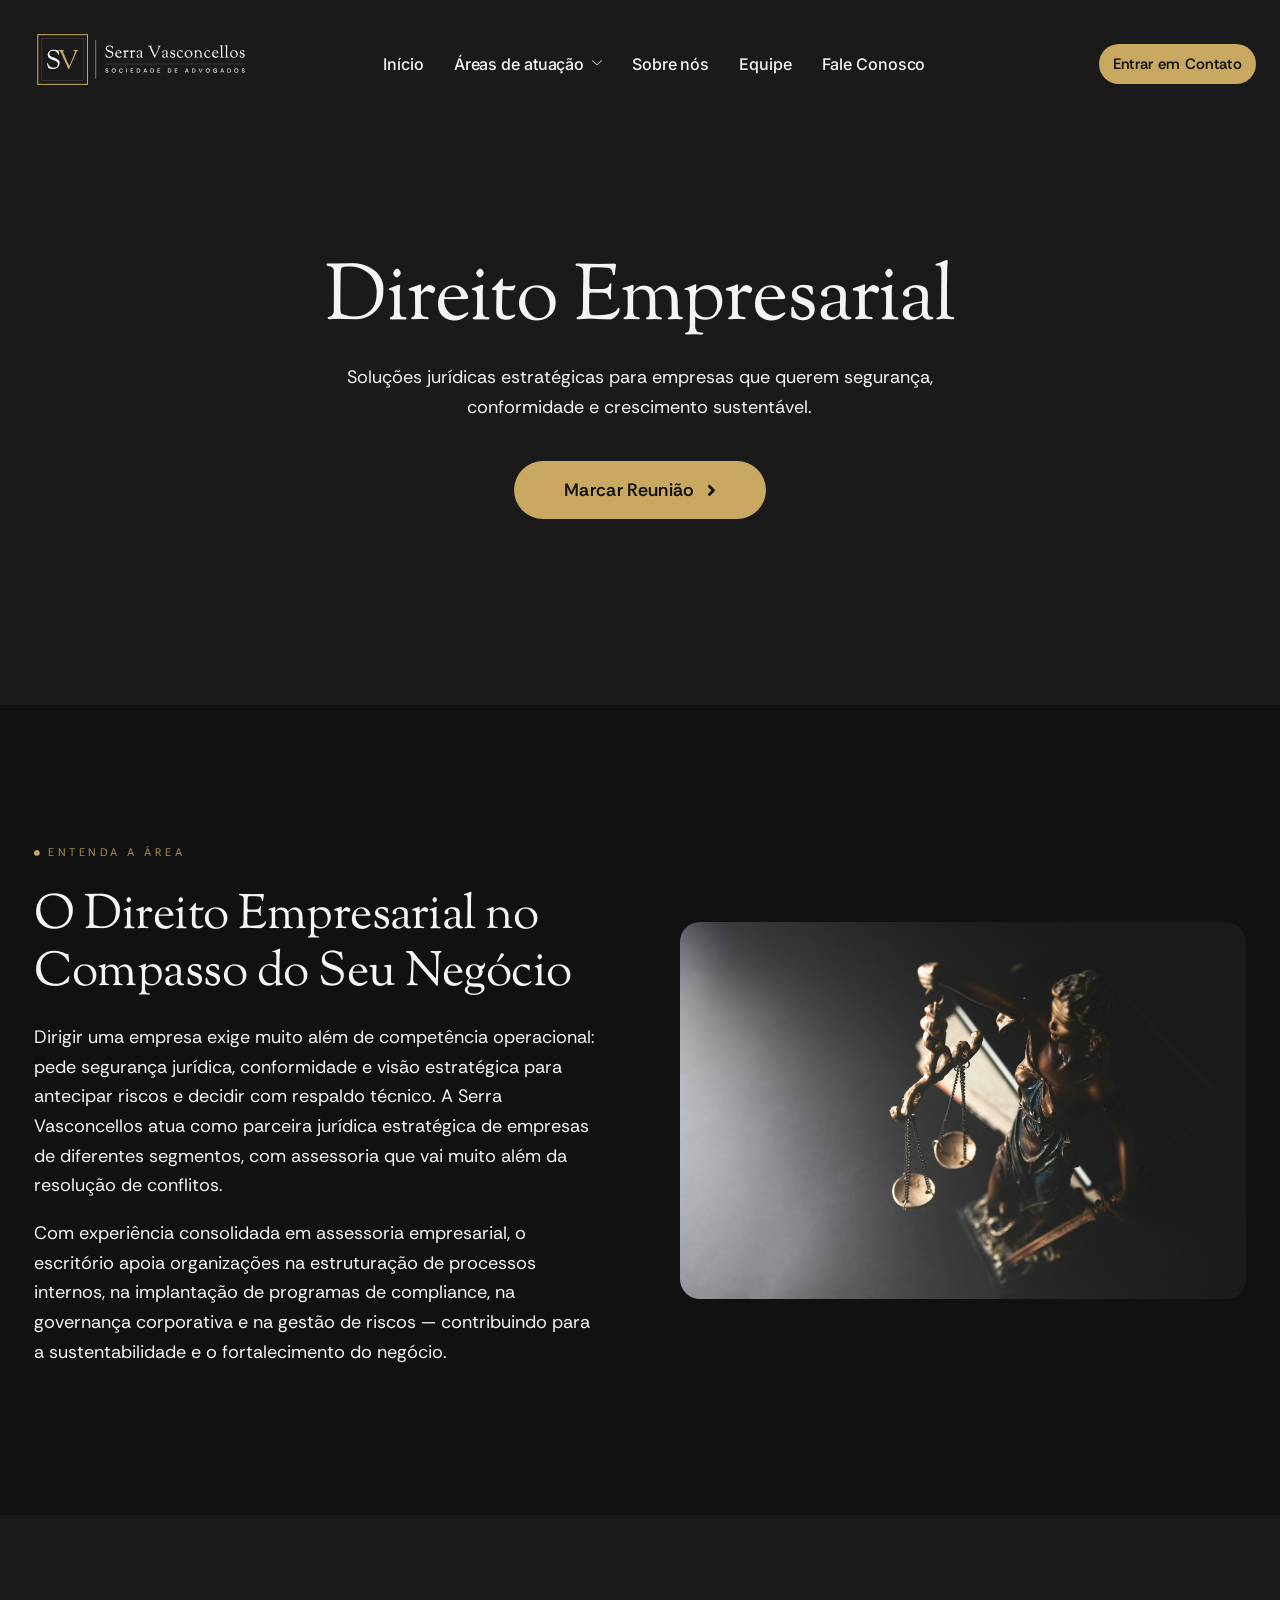
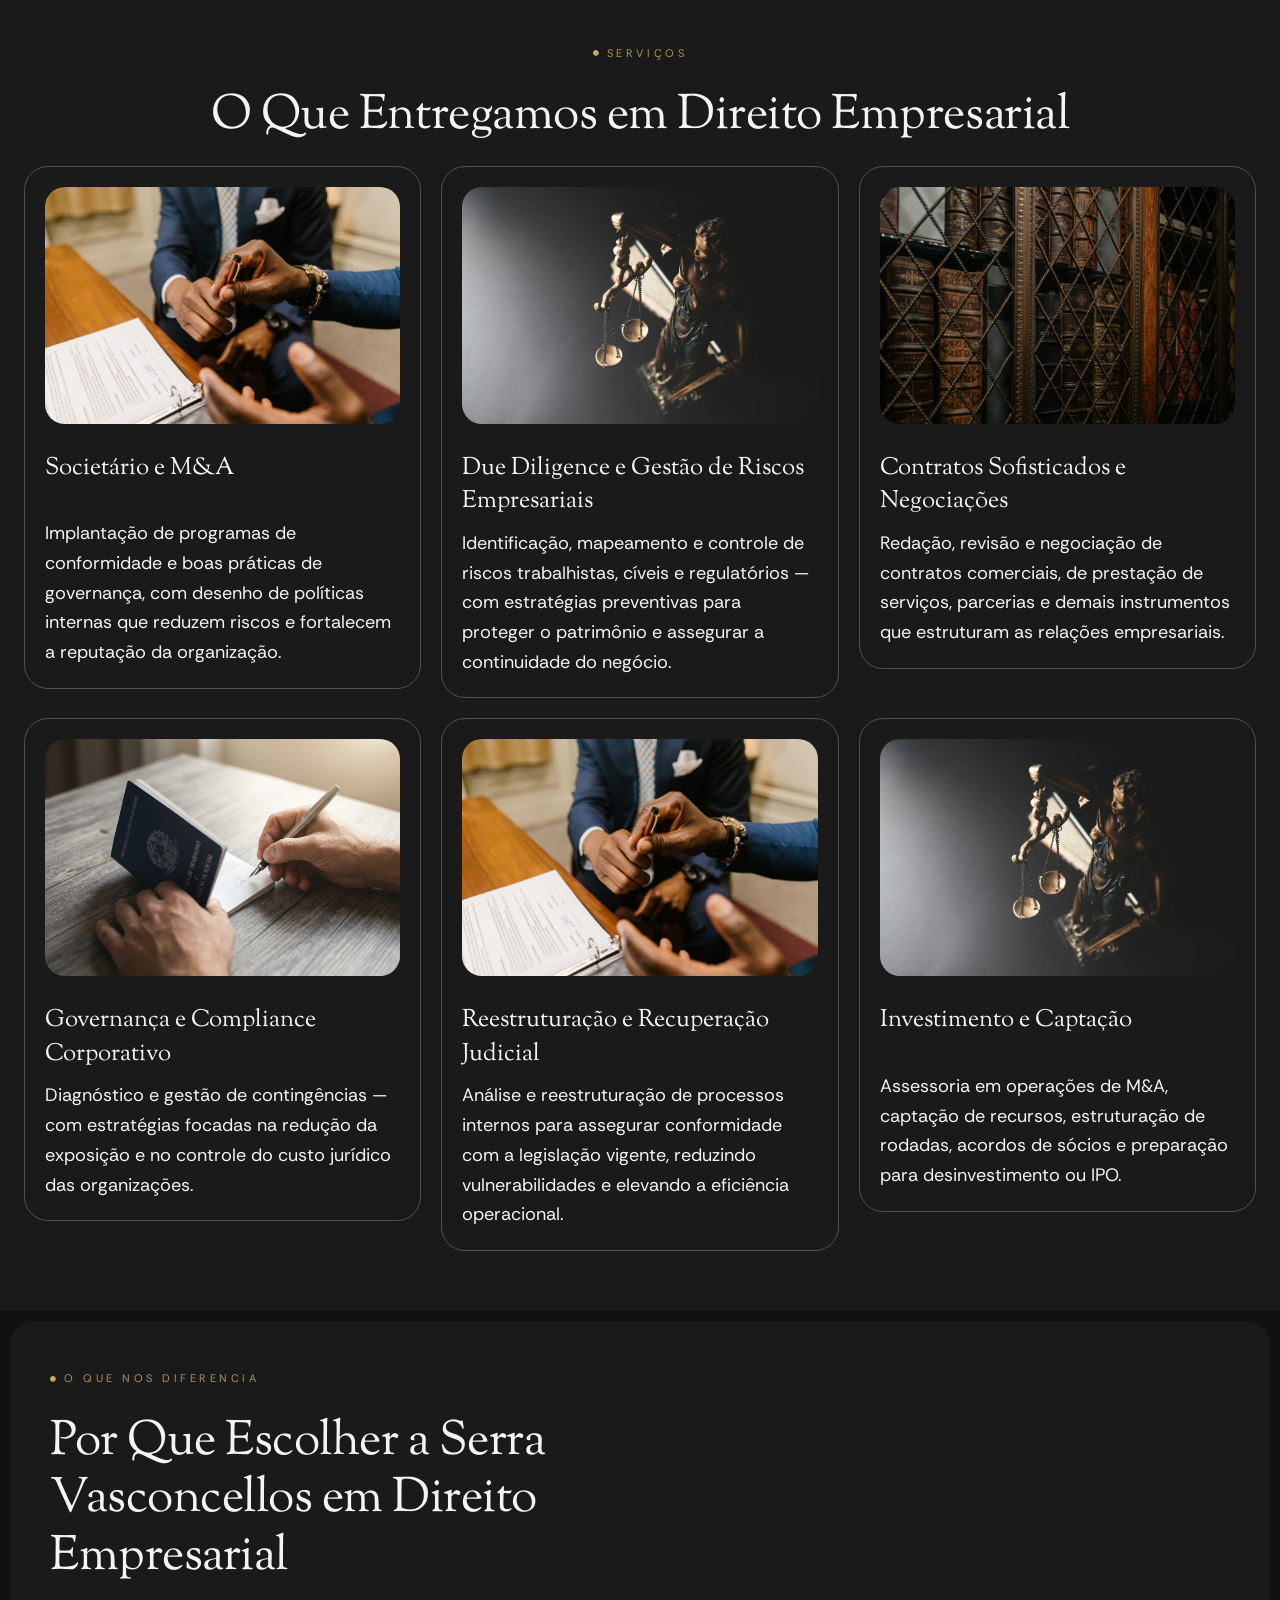
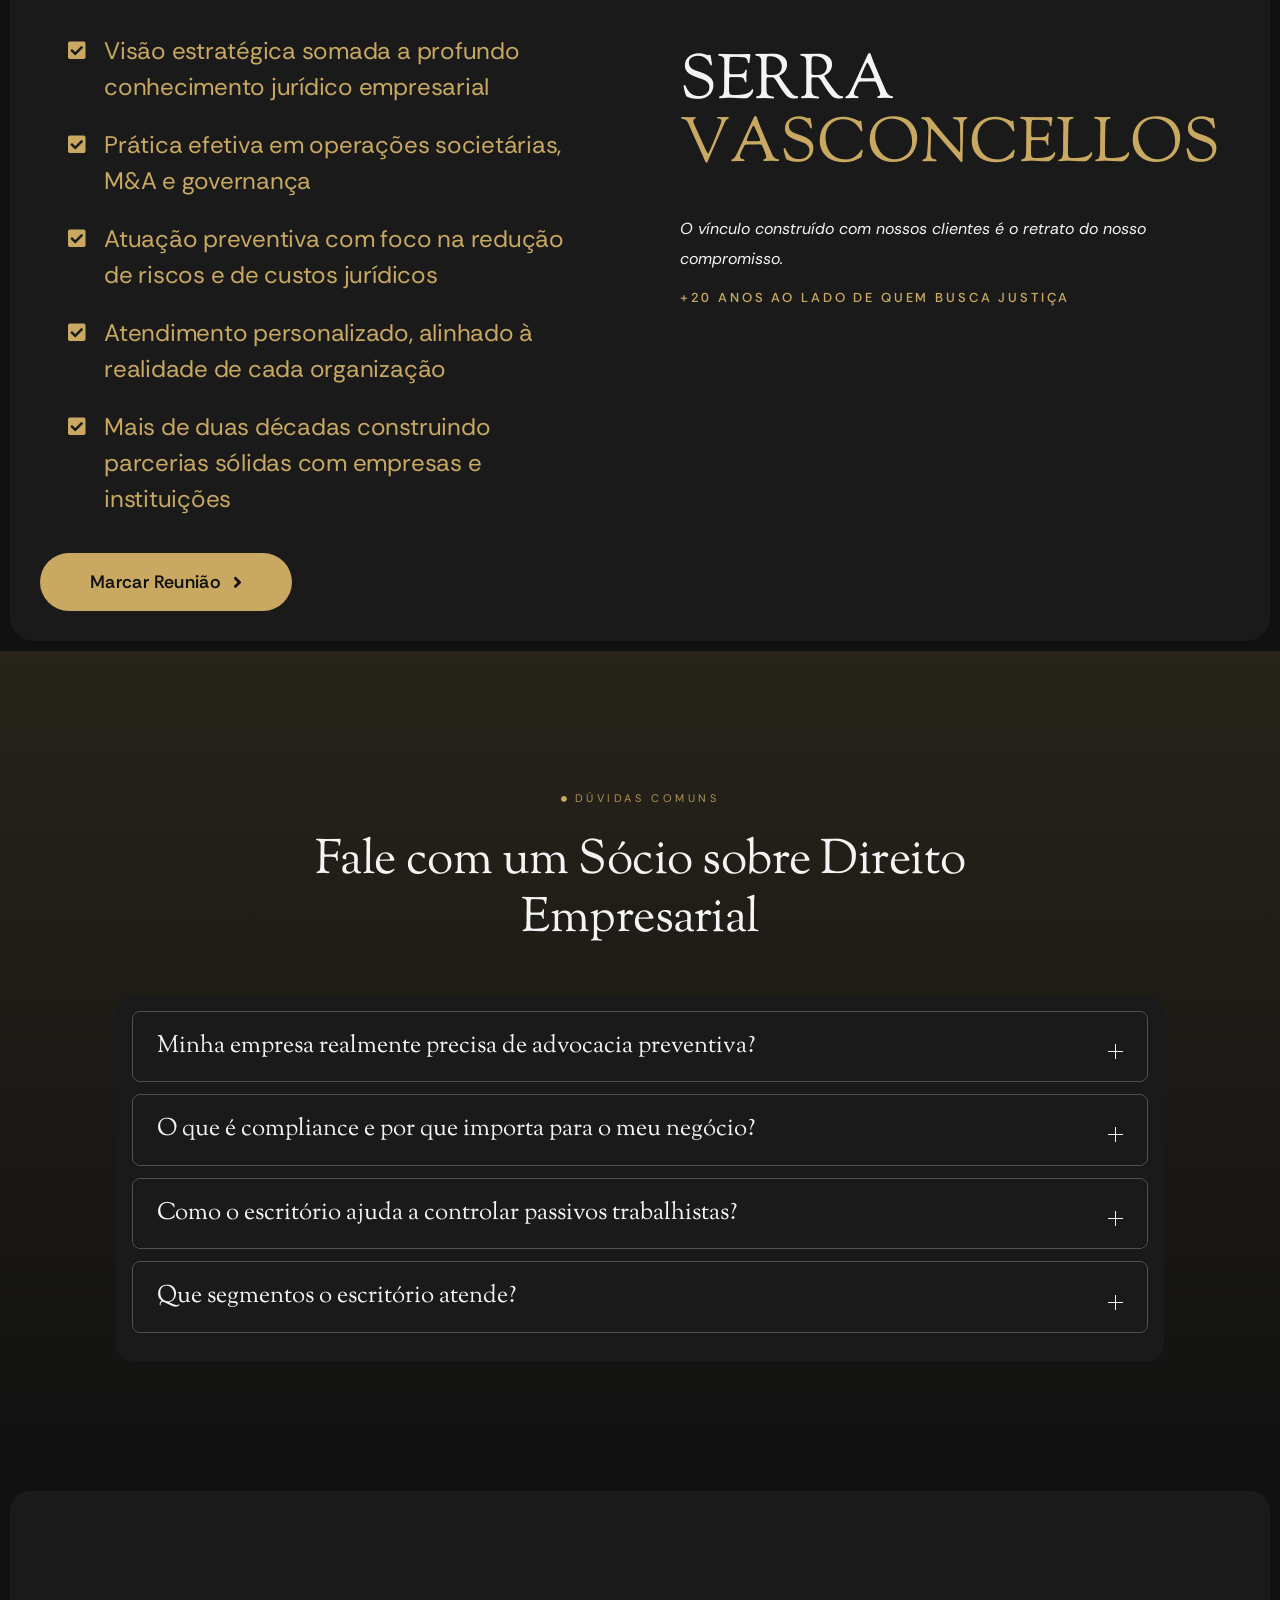
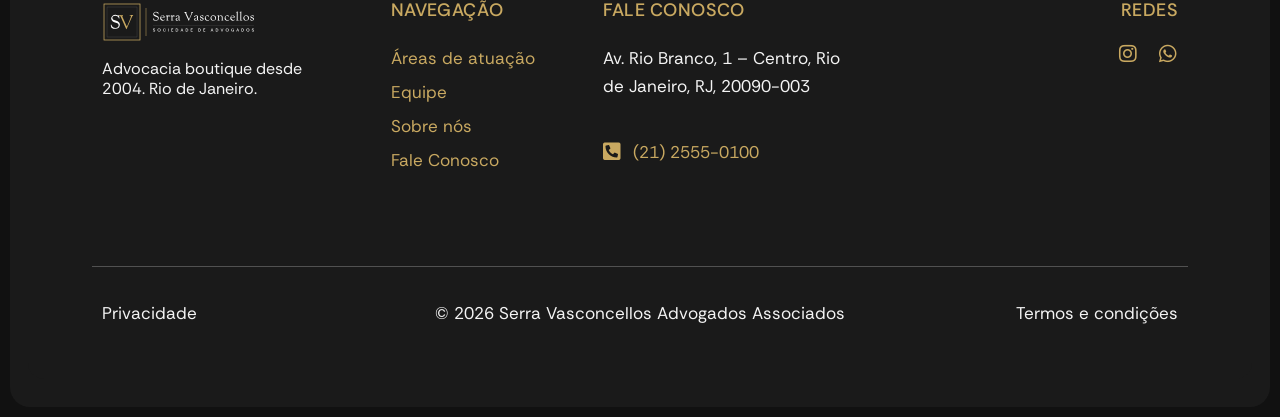
<file: direito-empresarial.html>
<!DOCTYPE html>
<html lang="pt-BR">
<head>
	<script src="./assets/js/sv-silence-stub-errors.js"></script>
	<script>try{if(!matchMedia('(prefers-reduced-motion: reduce)').matches)document.documentElement.classList.add('sv-motion')}catch(e){}</script>
	<meta charset="UTF-8">
		<title>Direito Empresarial &#8211; Serra Vasconcellos</title>
<meta name="description" content="Direito Empresarial em Serra Vasconcellos Advogados: operações societárias, contratos empresariais, recuperação judicial e governança corporativa." />
<meta property="og:type" content="website" />
<meta property="og:url" content="https://clonedsite.vercel.app/direito-empresarial.html" />
<meta property="og:site_name" content="Serra Vasconcellos Advogados" />
<meta property="og:locale" content="pt_BR" />
<meta property="og:title" content="Direito Empresarial — Serra Vasconcellos" />
<meta property="og:description" content="Direito Empresarial em Serra Vasconcellos Advogados: operações societárias, contratos empresariais, recuperação judicial e governança corporativa." />
<meta property="og:image" content="https://clonedsite.vercel.app/assets/img/og-image.jpg" />
<meta property="og:image:width" content="1200" />
<meta property="og:image:height" content="630" />
<meta name="twitter:card" content="summary_large_image" />
<meta name="twitter:title" content="Direito Empresarial — Serra Vasconcellos" />
<meta name="twitter:description" content="Direito Empresarial em Serra Vasconcellos Advogados: operações societárias, contratos empresariais, recuperação judicial e governança corporativa." />
<meta name="twitter:image" content="https://clonedsite.vercel.app/assets/img/og-image.jpg" />
<meta name='robots' content='max-image-preview:large' />
<style id="wp-img-auto-sizes-contain-inline-css">
img:is([sizes=auto i],[sizes^="auto," i]){contain-intrinsic-size:3000px 1500px}
/*# sourceURL=wp-img-auto-sizes-contain-inline-css */
</style>
<link rel='stylesheet' id='font-awesome-5-all-css' href='./assets/css/all.min.css' media='all' />
<link rel='stylesheet' id='font-awesome-4-shim-css' href='./assets/css/v4-shims.min.css' media='all' />
<style id="wp-emoji-styles-inline-css">

	img.wp-smiley, img.emoji {
		display: inline !important;
		border: none !important;
		box-shadow: none !important;
		height: 1em !important;
		width: 1em !important;
		margin: 0 0.07em !important;
		vertical-align: -0.1em !important;
		background: none !important;
		padding: 0 !important;
	}
/*# sourceURL=wp-emoji-styles-inline-css */
</style>
<style id="global-styles-inline-css">
:root{--wp--preset--aspect-ratio--square: 1;--wp--preset--aspect-ratio--4-3: 4/3;--wp--preset--aspect-ratio--3-4: 3/4;--wp--preset--aspect-ratio--3-2: 3/2;--wp--preset--aspect-ratio--2-3: 2/3;--wp--preset--aspect-ratio--16-9: 16/9;--wp--preset--aspect-ratio--9-16: 9/16;--wp--preset--color--black: #000000;--wp--preset--color--cyan-bluish-gray: #abb8c3;--wp--preset--color--white: #ffffff;--wp--preset--color--pale-pink: #f78da7;--wp--preset--color--vivid-red: #cf2e2e;--wp--preset--color--luminous-vivid-orange: #ff6900;--wp--preset--color--luminous-vivid-amber: #fcb900;--wp--preset--color--light-green-cyan: #7bdcb5;--wp--preset--color--vivid-green-cyan: #00d084;--wp--preset--color--pale-cyan-blue: #8ed1fc;--wp--preset--color--vivid-cyan-blue: #0693e3;--wp--preset--color--vivid-purple: #9b51e0;--wp--preset--gradient--vivid-cyan-blue-to-vivid-purple: linear-gradient(135deg,rgb(6,147,227) 0%,rgb(155,81,224) 100%);--wp--preset--gradient--light-green-cyan-to-vivid-green-cyan: linear-gradient(135deg,rgb(122,220,180) 0%,rgb(0,208,130) 100%);--wp--preset--gradient--luminous-vivid-amber-to-luminous-vivid-orange: linear-gradient(135deg,rgb(252,185,0) 0%,rgb(255,105,0) 100%);--wp--preset--gradient--luminous-vivid-orange-to-vivid-red: linear-gradient(135deg,rgb(255,105,0) 0%,rgb(207,46,46) 100%);--wp--preset--gradient--very-light-gray-to-cyan-bluish-gray: linear-gradient(135deg,rgb(238,238,238) 0%,rgb(169,184,195) 100%);--wp--preset--gradient--cool-to-warm-spectrum: linear-gradient(135deg,rgb(74,234,220) 0%,rgb(151,120,209) 20%,rgb(207,42,186) 40%,rgb(238,44,130) 60%,rgb(251,105,98) 80%,rgb(254,248,76) 100%);--wp--preset--gradient--blush-light-purple: linear-gradient(135deg,rgb(255,206,236) 0%,rgb(152,150,240) 100%);--wp--preset--gradient--blush-bordeaux: linear-gradient(135deg,rgb(254,205,165) 0%,rgb(254,45,45) 50%,rgb(107,0,62) 100%);--wp--preset--gradient--luminous-dusk: linear-gradient(135deg,rgb(255,203,112) 0%,rgb(199,81,192) 50%,rgb(65,88,208) 100%);--wp--preset--gradient--pale-ocean: linear-gradient(135deg,rgb(255,245,203) 0%,rgb(182,227,212) 50%,rgb(51,167,181) 100%);--wp--preset--gradient--electric-grass: linear-gradient(135deg,rgb(202,248,128) 0%,rgb(113,206,126) 100%);--wp--preset--gradient--midnight: linear-gradient(135deg,rgb(2,3,129) 0%,rgb(40,116,252) 100%);--wp--preset--font-size--small: 13px;--wp--preset--font-size--medium: 20px;--wp--preset--font-size--large: 36px;--wp--preset--font-size--x-large: 42px;--wp--preset--spacing--20: 0.44rem;--wp--preset--spacing--30: 0.67rem;--wp--preset--spacing--40: 1rem;--wp--preset--spacing--50: 1.5rem;--wp--preset--spacing--60: 2.25rem;--wp--preset--spacing--70: 3.38rem;--wp--preset--spacing--80: 5.06rem;--wp--preset--shadow--natural: 6px 6px 9px rgba(0, 0, 0, 0.2);--wp--preset--shadow--deep: 12px 12px 50px rgba(0, 0, 0, 0.4);--wp--preset--shadow--sharp: 6px 6px 0px rgba(0, 0, 0, 0.2);--wp--preset--shadow--outlined: 6px 6px 0px -3px rgb(255, 255, 255), 6px 6px rgb(0, 0, 0);--wp--preset--shadow--crisp: 6px 6px 0px rgb(0, 0, 0);}:root { --wp--style--global--content-size: 800px;--wp--style--global--wide-size: 1200px; }:where(body) { margin: 0; }.wp-site-blocks > .alignleft { float: left; margin-right: 2em; }.wp-site-blocks > .alignright { float: right; margin-left: 2em; }.wp-site-blocks > .aligncenter { justify-content: center; margin-left: auto; margin-right: auto; }:where(.wp-site-blocks) > * { margin-block-start: 24px; margin-block-end: 0; }:where(.wp-site-blocks) > :first-child { margin-block-start: 0; }:where(.wp-site-blocks) > :last-child { margin-block-end: 0; }:root { --wp--style--block-gap: 24px; }:root :where(.is-layout-flow) > :first-child{margin-block-start: 0;}:root :where(.is-layout-flow) > :last-child{margin-block-end: 0;}:root :where(.is-layout-flow) > *{margin-block-start: 24px;margin-block-end: 0;}:root :where(.is-layout-constrained) > :first-child{margin-block-start: 0;}:root :where(.is-layout-constrained) > :last-child{margin-block-end: 0;}:root :where(.is-layout-constrained) > *{margin-block-start: 24px;margin-block-end: 0;}:root :where(.is-layout-flex){gap: 24px;}:root :where(.is-layout-grid){gap: 24px;}.is-layout-flow > .alignleft{float: left;margin-inline-start: 0;margin-inline-end: 2em;}.is-layout-flow > .alignright{float: right;margin-inline-start: 2em;margin-inline-end: 0;}.is-layout-flow > .aligncenter{margin-left: auto !important;margin-right: auto !important;}.is-layout-constrained > .alignleft{float: left;margin-inline-start: 0;margin-inline-end: 2em;}.is-layout-constrained > .alignright{float: right;margin-inline-start: 2em;margin-inline-end: 0;}.is-layout-constrained > .aligncenter{margin-left: auto !important;margin-right: auto !important;}.is-layout-constrained > :where(:not(.alignleft):not(.alignright):not(.alignfull)){max-width: var(--wp--style--global--content-size);margin-left: auto !important;margin-right: auto !important;}.is-layout-constrained > .alignwide{max-width: var(--wp--style--global--wide-size);}body .is-layout-flex{display: flex;}.is-layout-flex{flex-wrap: wrap;align-items: center;}.is-layout-flex > :is(*, div){margin: 0;}body .is-layout-grid{display: grid;}.is-layout-grid > :is(*, div){margin: 0;}body{padding-top: 0px;padding-right: 0px;padding-bottom: 0px;padding-left: 0px;}:root :where(.wp-element-button, .wp-block-button__link){background-color: #32373c;border-width: 0;color: #fff;font-family: inherit;font-size: inherit;font-style: inherit;font-weight: inherit;letter-spacing: inherit;line-height: inherit;padding-top: calc(0.667em + 2px);padding-right: calc(1.333em + 2px);padding-bottom: calc(0.667em + 2px);padding-left: calc(1.333em + 2px);text-decoration: none;text-transform: inherit;}.has-black-color{color: var(--wp--preset--color--black) !important;}.has-cyan-bluish-gray-color{color: var(--wp--preset--color--cyan-bluish-gray) !important;}.has-white-color{color: var(--wp--preset--color--white) !important;}.has-pale-pink-color{color: var(--wp--preset--color--pale-pink) !important;}.has-vivid-red-color{color: var(--wp--preset--color--vivid-red) !important;}.has-luminous-vivid-orange-color{color: var(--wp--preset--color--luminous-vivid-orange) !important;}.has-luminous-vivid-amber-color{color: var(--wp--preset--color--luminous-vivid-amber) !important;}.has-light-green-cyan-color{color: var(--wp--preset--color--light-green-cyan) !important;}.has-vivid-green-cyan-color{color: var(--wp--preset--color--vivid-green-cyan) !important;}.has-pale-cyan-blue-color{color: var(--wp--preset--color--pale-cyan-blue) !important;}.has-vivid-cyan-blue-color{color: var(--wp--preset--color--vivid-cyan-blue) !important;}.has-vivid-purple-color{color: var(--wp--preset--color--vivid-purple) !important;}.has-black-background-color{background-color: var(--wp--preset--color--black) !important;}.has-cyan-bluish-gray-background-color{background-color: var(--wp--preset--color--cyan-bluish-gray) !important;}.has-white-background-color{background-color: var(--wp--preset--color--white) !important;}.has-pale-pink-background-color{background-color: var(--wp--preset--color--pale-pink) !important;}.has-vivid-red-background-color{background-color: var(--wp--preset--color--vivid-red) !important;}.has-luminous-vivid-orange-background-color{background-color: var(--wp--preset--color--luminous-vivid-orange) !important;}.has-luminous-vivid-amber-background-color{background-color: var(--wp--preset--color--luminous-vivid-amber) !important;}.has-light-green-cyan-background-color{background-color: var(--wp--preset--color--light-green-cyan) !important;}.has-vivid-green-cyan-background-color{background-color: var(--wp--preset--color--vivid-green-cyan) !important;}.has-pale-cyan-blue-background-color{background-color: var(--wp--preset--color--pale-cyan-blue) !important;}.has-vivid-cyan-blue-background-color{background-color: var(--wp--preset--color--vivid-cyan-blue) !important;}.has-vivid-purple-background-color{background-color: var(--wp--preset--color--vivid-purple) !important;}.has-black-border-color{border-color: var(--wp--preset--color--black) !important;}.has-cyan-bluish-gray-border-color{border-color: var(--wp--preset--color--cyan-bluish-gray) !important;}.has-white-border-color{border-color: var(--wp--preset--color--white) !important;}.has-pale-pink-border-color{border-color: var(--wp--preset--color--pale-pink) !important;}.has-vivid-red-border-color{border-color: var(--wp--preset--color--vivid-red) !important;}.has-luminous-vivid-orange-border-color{border-color: var(--wp--preset--color--luminous-vivid-orange) !important;}.has-luminous-vivid-amber-border-color{border-color: var(--wp--preset--color--luminous-vivid-amber) !important;}.has-light-green-cyan-border-color{border-color: var(--wp--preset--color--light-green-cyan) !important;}.has-vivid-green-cyan-border-color{border-color: var(--wp--preset--color--vivid-green-cyan) !important;}.has-pale-cyan-blue-border-color{border-color: var(--wp--preset--color--pale-cyan-blue) !important;}.has-vivid-cyan-blue-border-color{border-color: var(--wp--preset--color--vivid-cyan-blue) !important;}.has-vivid-purple-border-color{border-color: var(--wp--preset--color--vivid-purple) !important;}.has-vivid-cyan-blue-to-vivid-purple-gradient-background{background: var(--wp--preset--gradient--vivid-cyan-blue-to-vivid-purple) !important;}.has-light-green-cyan-to-vivid-green-cyan-gradient-background{background: var(--wp--preset--gradient--light-green-cyan-to-vivid-green-cyan) !important;}.has-luminous-vivid-amber-to-luminous-vivid-orange-gradient-background{background: var(--wp--preset--gradient--luminous-vivid-amber-to-luminous-vivid-orange) !important;}.has-luminous-vivid-orange-to-vivid-red-gradient-background{background: var(--wp--preset--gradient--luminous-vivid-orange-to-vivid-red) !important;}.has-very-light-gray-to-cyan-bluish-gray-gradient-background{background: var(--wp--preset--gradient--very-light-gray-to-cyan-bluish-gray) !important;}.has-cool-to-warm-spectrum-gradient-background{background: var(--wp--preset--gradient--cool-to-warm-spectrum) !important;}.has-blush-light-purple-gradient-background{background: var(--wp--preset--gradient--blush-light-purple) !important;}.has-blush-bordeaux-gradient-background{background: var(--wp--preset--gradient--blush-bordeaux) !important;}.has-luminous-dusk-gradient-background{background: var(--wp--preset--gradient--luminous-dusk) !important;}.has-pale-ocean-gradient-background{background: var(--wp--preset--gradient--pale-ocean) !important;}.has-electric-grass-gradient-background{background: var(--wp--preset--gradient--electric-grass) !important;}.has-midnight-gradient-background{background: var(--wp--preset--gradient--midnight) !important;}.has-small-font-size{font-size: var(--wp--preset--font-size--small) !important;}.has-medium-font-size{font-size: var(--wp--preset--font-size--medium) !important;}.has-large-font-size{font-size: var(--wp--preset--font-size--large) !important;}.has-x-large-font-size{font-size: var(--wp--preset--font-size--x-large) !important;}
:root :where(.wp-block-icon svg){width: 24px;}
:root :where(.wp-block-pullquote){font-size: 1.5em;line-height: 1.6;}
/*# sourceURL=global-styles-inline-css */
</style>
<link rel='stylesheet' id='cute-alert-css' href='./assets/css/style.css' media='all' />
<link rel='stylesheet' id='text-editor-style-css' href='./assets/css/text-editor.css' media='all' />
<link rel='stylesheet' id='hello-elementor-css' href='./assets/css/reset.css' media='all' />
<link rel='stylesheet' id='hello-elementor-theme-style-css' href='./assets/css/theme.css' media='all' />
<link rel='stylesheet' id='hello-elementor-header-footer-css' href='./assets/css/header-footer.css' media='all' />
<link rel='stylesheet' id='elementor-frontend-css' href='./assets/css/custom-frontend.min.css' media='all' />
<link rel='stylesheet' id='elementor-post-127-css' href='./assets/css/post-127.css' media='all' />
<link rel='stylesheet' id='elementor-icons-css' href='./assets/css/elementor-icons.min.css' media='all' />
<link rel='stylesheet' id='e-animation-fadeInDown-css' href='./assets/css/fadeInDown.min.css' media='all' />
<link rel='stylesheet' id='e-animation-fadeInUp-css' href='./assets/css/fadeInUp.min.css' media='all' />
<link rel='stylesheet' id='widget-heading-css' href='./assets/css/widget-heading.min.css' media='all' />
<link rel='stylesheet' id='widget-icon-list-css' href='./assets/css/custom-widget-icon-list.min.css' media='all' />
<link rel='stylesheet' id='widget-image-css' href='./assets/css/widget-image.min.css' media='all' />
<link rel='stylesheet' id='widget-image-box-css' href='./assets/css/custom-widget-image-box.min.css' media='all' />
<link rel='stylesheet' id='widget-nested-accordion-css' href='./assets/css/widget-nested-accordion.min.css' media='all' />
<link rel='stylesheet' id='widget-social-icons-css' href='./assets/css/widget-social-icons.min.css' media='all' />
<link rel='stylesheet' id='e-apple-webkit-css' href='./assets/css/custom-apple-webkit.min.css' media='all' />
<link rel='stylesheet' id='widget-divider-css' href='./assets/css/widget-divider.min.css' media='all' />
<link rel='stylesheet' id='elementor-post-433-css' href='./assets/css/post-433.css' media='all' />
<link rel='stylesheet' id='ekit-widget-styles-css' href='./assets/css/widget-styles.css' media='all' />
<link rel='stylesheet' id='ekit-responsive-css' href='./assets/css/responsive.css' media='all' />




<link rel='stylesheet' id='elementor-icons-ekiticons-css' href='./assets/css/ekiticons.css' media='all' />
<link rel='stylesheet' id='elementor-icons-shared-0-css' href='./assets/css/fontawesome.min.css' media='all' />
<link rel='stylesheet' id='elementor-icons-fa-solid-css' href='./assets/css/solid.min.css' media='all' />
<link rel='stylesheet' id='elementor-icons-fa-brands-css' href='./assets/css/brands.min.css' media='all' />
<script type='text/javascript'>
		var elementskit = {
			resturl: 'https://serravasconcellos.com.br/wp-json/elementskit/v1/',
		}

		</script><script id="font-awesome-4-shim-js" src="./assets/js/v4-shims.min.js"></script>
<script id="jquery-core-js" src="./assets/js/jquery.min.js"></script>
<script id="jquery-migrate-js" src="./assets/js/jquery-migrate.min.js"></script>
<link rel="canonical" href="https://clonedsite.vercel.app/direito-empresarial.html" />
<style>
				.e-con.e-parent:nth-of-type(n+4):not(.e-lazyloaded):not(.e-no-lazyload),
				.e-con.e-parent:nth-of-type(n+4):not(.e-lazyloaded):not(.e-no-lazyload) * {
					background-image: none !important;
				}
				@media screen and (max-height: 1024px) {
					.e-con.e-parent:nth-of-type(n+3):not(.e-lazyloaded):not(.e-no-lazyload),
					.e-con.e-parent:nth-of-type(n+3):not(.e-lazyloaded):not(.e-no-lazyload) * {
						background-image: none !important;
					}
				}
				@media screen and (max-height: 640px) {
					.e-con.e-parent:nth-of-type(n+2):not(.e-lazyloaded):not(.e-no-lazyload),
					.e-con.e-parent:nth-of-type(n+2):not(.e-lazyloaded):not(.e-no-lazyload) * {
						background-image: none !important;
					}
				}
			</style>
<link rel="icon" type="image/x-icon" href="./favicon.ico" />
<link rel="icon" type="image/png" sizes="32x32" href="./assets/img/favicon-32.png" />
<link rel="icon" type="image/png" sizes="16x16" href="./assets/img/favicon-16.png" />
<link rel="apple-touch-icon" sizes="180x180" href="./assets/img/apple-touch-icon.png" />
<meta name="msapplication-TileImage" content="https://clonedsite.vercel.app/assets/img/favicon-512.png" />
<meta name="theme-color" content="#111111" />
	<meta name="viewport" content="width=device-width, initial-scale=1.0, viewport-fit=cover" />  <link rel="stylesheet" href="./assets/css/google-fonts.css" />
<link rel="stylesheet" href="./assets/css/overrides.css?v=20261022" media="all" />
</head>
<body class="wp-singular page-template page-template-elementor_canvas page page-id-433 wp-embed-responsive wp-theme-hello-elementor hello-elementor-default elementor-default elementor-template-canvas elementor-kit-127 elementor-page elementor-page-433">
			<div data-elementor-type="wp-page" data-elementor-id="433" class="elementor elementor-433" data-elementor-post-type="page">
				<div class="elementor-element elementor-element-91eda93 e-flex e-con-boxed e-con e-parent" data-id="91eda93" data-element_type="container" data-e-type="container">
					<div class="e-con-inner">
		<div class="elementor-element elementor-element-f793881 e-con-full e-flex e-con e-child" data-id="f793881" data-element_type="container" data-e-type="container">
				<div class="elementor-element elementor-element-c04c3ca elementor-view-default elementor-widget elementor-widget-icon" data-id="c04c3ca" data-element_type="widget" data-e-type="widget" data-widget_type="icon.default">
				<div class="elementor-widget-container">
							<div class="elementor-icon-wrapper">
			<a class="elementor-icon" href="./index.html">
			<svg xmlns="http://www.w3.org/2000/svg" width="160.1" height="52" viewBox="0 0 307.84 100" fill="none" role="img" aria-label="Serra Vasconcellos Advogados"><rect x="4" y="14" width="72" height="72" fill="none" stroke="#C9A961" stroke-width="1.5"/><rect x="10" y="20" width="60" height="60" fill="none" stroke="#FFFFFF" stroke-width="0.5" opacity="0.35"/><path fill="#FFFFFF" d="M32.57 36.97 33.45 36.66Q33.94 36.66 34.02 36.97Q34.82 41.56 34.82 42.38Q34.82 43.2 34.28 43.2Q33.94 43.2 33.62 42.38Q33.3 41.56 32.86 40.88Q32.42 40.2 32.23 40.01Q32.04 39.82 31.24 39.09Q29.19 37.27 26.55 37.27Q23.91 37.27 22.31 38.41Q20.72 39.55 20.72 41.37Q20.72 43.2 21.65 44.3Q22.58 45.4 24.14 46.01Q25.7 46.62 27.41 47.15Q32 48.59 34.21 50.91Q35.73 52.55 35.73 54.98Q35.73 58.97 33.18 61.31Q30.64 63.64 26.87 63.64Q24.25 63.64 22.66 63.36Q21.06 63.07 19.39 62.2Q18.89 61.89 18.21 59.23Q17.53 56.57 17.53 55.91Q17.53 55.24 18.04 55.24Q18.55 55.24 18.67 55.62Q20.07 59.01 21.97 60.41Q24.02 61.97 26.93 61.97Q29.84 61.97 31.57 60.47Q33.3 58.97 33.3 56.54Q33.3 54.75 32.12 53.55Q30.94 52.36 29.42 51.82Q23.76 49.92 21.74 48.75Q18.29 46.69 18.29 43.24Q18.29 39.78 20.74 37.75Q23.19 35.71 27.1 35.71Q28.55 35.71 30.54 36.34Q32.54 36.97 32.57 36.97Z"/><path fill="#C9A961" d="M58.37 36.21 61.75 36.13Q62.47 36.13 62.47 36.66Q62.47 37.08 61.64 37.46Q61.3 37.61 60.84 38.11Q60.38 38.6 60.04 39.4L51.57 58.7Q50.66 60.75 50.01 62.33Q49.36 63.91 49.25 64.1Q49.14 64.29 48.95 64.29Q48.26 64.29 47.26 61.74Q46.25 59.2 44.06 54.45Q41.88 49.7 40.7 47.04Q39.52 44.38 39.01 43.12Q38.5 41.87 38.04 40.88Q37.36 39.25 36.79 38.62Q36.22 37.99 35.51 37.69Q34.81 37.38 34.39 37.38Q33.33 37.46 33.33 36.7Q33.33 36.17 34.39 36.17L38.57 36.32L41.04 36.24Q41.92 36.24 42.11 36.32Q42.3 36.4 42.3 36.64Q42.3 36.89 41.92 37.08Q40.74 37.69 40.74 38.32Q40.74 38.94 40.87 39.46Q41 39.97 41.46 41.03Q41.92 42.1 42.39 43.16Q42.87 44.22 43.95 46.6Q45.03 48.97 46.06 51.29Q49.25 58.63 49.86 58.63Q50.05 58.63 52.04 54.03Q54.04 49.43 55.98 44.41Q57.91 39.4 57.91 38.64Q57.91 37.88 57.48 37.55Q57.04 37.23 56.55 37.16Q55.18 37 55.18 36.55Q55.18 36.28 55.31 36.23Q55.44 36.17 55.98 36.17Z"/><line x1="88" y1="22" x2="88" y2="78" stroke="#C9A961" stroke-width="1"/><path fill="#FFFFFF" d="M111.5 30.46 112.06 30.27Q112.37 30.27 112.42 30.46Q112.92 33.37 112.92 33.88Q112.92 34.4 112.58 34.4Q112.37 34.4 112.16 33.88Q111.96 33.37 111.68 32.94Q111.41 32.5 111.29 32.38Q111.17 32.26 110.66 31.81Q109.37 30.66 107.7 30.66Q106.03 30.66 105.02 31.38Q104.02 32.1 104.02 33.25Q104.02 34.4 104.6 35.1Q105.19 35.79 106.18 36.18Q107.16 36.56 108.24 36.9Q111.14 37.81 112.54 39.27Q113.5 40.3 113.5 41.84Q113.5 44.36 111.89 45.84Q110.28 47.31 107.9 47.31Q106.25 47.31 105.24 47.13Q104.23 46.95 103.18 46.4Q102.86 46.21 102.43 44.53Q102 42.85 102 42.43Q102 42.01 102.32 42.01Q102.65 42.01 102.72 42.25Q103.61 44.38 104.81 45.27Q106.1 46.26 107.94 46.26Q109.78 46.26 110.87 45.31Q111.96 44.36 111.96 42.82Q111.96 41.7 111.22 40.94Q110.47 40.18 109.51 39.85Q105.94 38.65 104.66 37.9Q102.48 36.61 102.48 34.42Q102.48 32.24 104.03 30.96Q105.58 29.67 108.05 29.67Q108.96 29.67 110.22 30.07Q111.48 30.46 111.5 30.46ZM121.2 36.63Q122.2 36.63 123.03 36.99Q123.86 37.35 124.32 37.87Q124.77 38.38 125.08 38.96Q125.61 39.94 125.61 40.45Q125.61 40.88 124.63 40.88H118.46Q118.27 40.88 118.23 40.92Q118.2 40.95 118.2 41.14Q118.2 43.4 119.41 44.7Q120.62 45.99 122.25 45.99Q123.26 45.99 124.3 45.45Q125.35 44.91 125.4 44.91Q125.64 44.91 125.64 45.13Q125.64 45.42 125.11 45.91Q124.58 46.4 124.1 46.71Q122.95 47.46 121.39 47.46Q119.28 47.46 117.8 46.16Q116.32 44.86 116.32 42.4Q116.32 39.94 117.68 38.29Q119.04 36.63 121.2 36.63ZM118.65 40.3 122.88 40.16Q123.21 40.16 123.3 40.1Q123.38 40.04 123.38 39.87Q123.38 39.15 122.71 38.19Q122.04 37.23 120.84 37.23Q119.64 37.23 118.99 38.18Q118.34 39.13 118.34 39.97Q118.34 40.3 118.65 40.3ZM128.32 38.29 128.06 38.26Q127.6 38.26 127.6 37.88Q127.6 37.62 127.92 37.48Q128.25 37.35 129.12 37.08Q130 36.8 130.5 36.57Q131.01 36.34 131.1 36.34Q131.42 36.34 131.42 36.82L131.39 37.47Q131.39 38.34 131.45 38.42Q131.51 38.5 131.57 38.5Q131.63 38.5 131.94 38.02Q132.26 37.54 132.83 37.05Q133.41 36.56 133.97 36.56Q134.54 36.56 135.14 36.96Q135.74 37.35 135.74 37.75Q135.74 38.14 135.54 38.48Q135.21 39.06 134.92 39.06Q134.73 39.06 134.24 38.77Q133.74 38.48 133.1 38.48Q132.45 38.48 131.88 39.01Q131.32 39.54 131.32 39.97V42.46L131.34 44.55L131.37 44.98Q131.37 45.49 131.7 45.85Q132.04 46.21 132.34 46.26Q132.64 46.3 132.86 46.33Q133.07 46.35 133.19 46.36Q133.31 46.38 133.46 46.42Q133.72 46.47 133.72 46.77Q133.72 47.07 133.43 47.07L131.39 46.95L128.9 47.07Q128.46 47.07 128.42 46.98Q128.37 46.88 128.37 46.78Q128.37 46.47 128.68 46.38Q129.3 46.23 129.44 45.76Q129.57 45.3 129.57 43.76L129.54 39.9L129.52 39.18Q129.52 38.91 129.45 38.74Q129.26 38.29 128.32 38.29ZM137.82 38.29 137.56 38.26Q137.1 38.26 137.1 37.88Q137.1 37.62 137.42 37.48Q137.75 37.35 138.62 37.08Q139.5 36.8 140 36.57Q140.51 36.34 140.6 36.34Q140.92 36.34 140.92 36.82L140.89 37.47Q140.89 38.34 140.95 38.42Q141.01 38.5 141.07 38.5Q141.13 38.5 141.44 38.02Q141.76 37.54 142.33 37.05Q142.91 36.56 143.47 36.56Q144.04 36.56 144.64 36.96Q145.24 37.35 145.24 37.75Q145.24 38.14 145.04 38.48Q144.71 39.06 144.42 39.06Q144.23 39.06 143.74 38.77Q143.24 38.48 142.6 38.48Q141.95 38.48 141.38 39.01Q140.82 39.54 140.82 39.97V42.46L140.84 44.55L140.87 44.98Q140.87 45.49 141.2 45.85Q141.54 46.21 141.84 46.26Q142.14 46.3 142.36 46.33Q142.57 46.35 142.69 46.36Q142.81 46.38 142.96 46.42Q143.22 46.47 143.22 46.77Q143.22 47.07 142.93 47.07L140.89 46.95L138.4 47.07Q137.96 47.07 137.92 46.98Q137.87 46.88 137.87 46.78Q137.87 46.47 138.18 46.38Q138.8 46.23 138.94 45.76Q139.07 45.3 139.07 43.76L139.04 39.9L139.02 39.18Q139.02 38.91 138.95 38.74Q138.76 38.29 137.82 38.29ZM150.06 47.36Q147.22 47.36 147.22 44.96Q147.22 43.23 148.66 42.58Q149.86 42.08 152.34 41.67Q152.41 41.65 152.53 41.64Q152.65 41.62 152.78 41.6Q152.91 41.58 152.98 41.55Q153.15 41.48 153.15 41.22L153.2 39.97Q153.2 38.6 152.41 37.99Q151.62 37.38 150.87 37.38Q149.14 37.38 149.14 38.82L149.24 39.68Q149.24 40.16 148.81 40.16Q148.47 40.16 148.06 40.04Q147.32 39.8 147.32 39.22Q147.32 38.29 148.58 37.44Q149.84 36.58 151.11 36.58Q152.38 36.58 153.1 36.82Q153.82 37.06 154.17 37.36Q154.52 37.66 154.71 38.17Q154.95 38.77 154.95 40.05Q154.95 41.34 154.89 42.33Q154.83 43.33 154.83 44.14Q154.83 44.96 155.02 45.48Q155.22 45.99 155.48 46.14Q155.74 46.28 156.01 46.3Q156.66 46.35 156.66 46.69Q156.66 47.19 155.14 47.19Q154.52 47.19 154.08 46.86Q153.63 46.52 153.44 46.2Q153.25 45.87 153.22 45.87Q153.2 45.87 153.03 46.03Q152.86 46.18 152.56 46.4Q152.26 46.62 151.88 46.83Q150.99 47.36 150.06 47.36ZM152.98 42.01 152.74 42.06Q152.19 42.15 152.05 42.18Q151.9 42.2 151.38 42.32Q150.85 42.44 150.64 42.54Q150.44 42.63 150.07 42.84Q149.7 43.04 149.53 43.26Q149.1 43.93 149.1 44.67Q149.1 45.42 149.58 45.91Q150.06 46.4 150.81 46.4Q151.57 46.4 152.01 46.21Q152.46 46.02 152.67 45.78Q152.89 45.54 153.01 45.13Q153.15 44.67 153.15 43.95V42.22Q153.15 42.01 152.98 42.01ZM179.54 29.98 181.68 29.94Q182.14 29.94 182.14 30.27Q182.14 30.54 181.61 30.78Q181.39 30.87 181.1 31.18Q180.82 31.5 180.6 32L175.25 44.19Q174.67 45.49 174.26 46.48Q173.86 47.48 173.78 47.6Q173.71 47.72 173.59 47.72Q173.16 47.72 172.52 46.11Q171.89 44.5 170.51 41.5Q169.13 38.5 168.38 36.82Q167.64 35.14 167.32 34.35Q166.99 33.56 166.7 32.94Q166.27 31.9 165.91 31.51Q165.55 31.11 165.11 30.92Q164.66 30.73 164.4 30.73Q163.73 30.78 163.73 30.3Q163.73 29.96 164.4 29.96L167.04 30.06L168.6 30.01Q169.15 30.01 169.27 30.06Q169.39 30.1 169.39 30.26Q169.39 30.42 169.15 30.54Q168.41 30.92 168.41 31.32Q168.41 31.71 168.49 32.04Q168.58 32.36 168.86 33.03Q169.15 33.7 169.45 34.38Q169.75 35.05 170.44 36.55Q171.12 38.05 171.77 39.51Q173.78 44.14 174.17 44.14Q174.29 44.14 175.55 41.24Q176.81 38.34 178.03 35.17Q179.26 32 179.26 31.52Q179.26 31.04 178.98 30.84Q178.7 30.63 178.39 30.58Q177.53 30.49 177.53 30.2Q177.53 30.03 177.61 30Q177.7 29.96 178.03 29.96ZM187.1 47.36Q184.27 47.36 184.27 44.96Q184.27 43.23 185.71 42.58Q186.91 42.08 189.38 41.67Q189.45 41.65 189.57 41.64Q189.69 41.62 189.82 41.6Q189.96 41.58 190.03 41.55Q190.2 41.48 190.2 41.22L190.24 39.97Q190.24 38.6 189.45 37.99Q188.66 37.38 187.92 37.38Q186.19 37.38 186.19 38.82L186.28 39.68Q186.28 40.16 185.85 40.16Q185.52 40.16 185.11 40.04Q184.36 39.8 184.36 39.22Q184.36 38.29 185.62 37.44Q186.88 36.58 188.16 36.58Q189.43 36.58 190.15 36.82Q190.87 37.06 191.22 37.36Q191.56 37.66 191.76 38.17Q192 38.77 192 40.05Q192 41.34 191.94 42.33Q191.88 43.33 191.88 44.14Q191.88 44.96 192.07 45.48Q192.26 45.99 192.52 46.14Q192.79 46.28 193.05 46.3Q193.7 46.35 193.7 46.69Q193.7 47.19 192.19 47.19Q191.56 47.19 191.12 46.86Q190.68 46.52 190.48 46.2Q190.29 45.87 190.27 45.87Q190.24 45.87 190.08 46.03Q189.91 46.18 189.61 46.4Q189.31 46.62 188.92 46.83Q188.04 47.36 187.1 47.36ZM190.03 42.01 189.79 42.06Q189.24 42.15 189.09 42.18Q188.95 42.2 188.42 42.32Q187.89 42.44 187.69 42.54Q187.48 42.63 187.11 42.84Q186.74 43.04 186.57 43.26Q186.14 43.93 186.14 44.67Q186.14 45.42 186.62 45.91Q187.1 46.4 187.86 46.4Q188.61 46.4 189.06 46.21Q189.5 46.02 189.72 45.78Q189.93 45.54 190.05 45.13Q190.2 44.67 190.2 43.95V42.22Q190.2 42.01 190.03 42.01ZM202.55 37.38 202.65 38.82Q202.65 39.22 202.55 39.37Q202.46 39.51 202.28 39.51Q202.1 39.51 201.89 39.16Q201.69 38.82 201.44 38.41Q201.18 38 200.62 37.65Q200.06 37.3 199.34 37.3Q198.62 37.3 198.16 37.65Q197.7 38 197.7 38.41Q197.7 38.82 197.78 39.07Q197.85 39.32 198.03 39.51Q198.21 39.7 198.34 39.84Q198.47 39.97 198.78 40.11Q199.1 40.26 199.25 40.32Q199.41 40.38 199.77 40.52Q201.95 41.29 202.58 42.02Q203.2 42.75 203.2 44.12Q203.2 45.49 201.93 46.64Q201.06 47.38 199.55 47.38Q198.52 47.38 197.25 46.88Q196.89 46.74 196.83 46.72Q196.77 46.71 196.64 46.66Q196.5 46.62 196.44 46.6Q196.38 46.59 196.29 46.54Q196.19 46.5 196.16 46.46Q196.12 46.42 196.07 46.35Q196 46.23 196 45.97V43.88Q196 43.62 196.11 43.44Q196.22 43.26 196.41 43.26Q196.6 43.26 196.68 43.36Q196.77 43.47 196.84 43.81Q196.91 44.14 196.98 44.29Q197.87 46.5 199.48 46.5Q200.22 46.5 200.9 46.1Q201.57 45.7 201.57 44.85Q201.57 44 201.02 43.47Q200.46 42.94 199.67 42.64Q198.88 42.34 198.09 42.02Q197.3 41.7 196.74 41.06Q196.19 40.42 196.19 39.46Q196.19 38.12 197.27 37.3Q198.35 36.49 199.65 36.49Q200.94 36.49 201.62 36.69Q202.29 36.9 202.42 37.06Q202.55 37.23 202.55 37.38ZM211.12 36.7Q211.96 36.7 212.93 36.94Q213.9 37.18 213.92 37.5Q213.97 38.07 213.97 38.88Q213.97 39.68 213.71 39.68Q213.47 39.68 213.28 39.37Q212.87 38.67 211.73 38.16Q210.59 37.64 209.72 37.64Q209.24 37.64 208.79 38Q208.33 38.36 208.04 38.79Q207.35 39.8 207.35 41.65Q207.35 43.5 208.54 44.88Q209.72 46.26 211.45 46.26Q212.29 46.26 213.01 45.94Q213.73 45.63 214.13 45.32Q214.52 45.01 214.62 45.01Q214.88 45.01 214.88 45.25Q214.88 45.49 214.38 45.98Q213.88 46.47 213.4 46.76Q212.22 47.5 210.52 47.5Q208.26 47.5 206.9 46.14Q205.55 44.77 205.55 42.43Q205.55 40.09 207.1 38.4Q208.64 36.7 211.12 36.7ZM222.26 47.43Q219.8 47.43 218.35 45.86Q216.9 44.29 216.9 42.1Q216.9 39.92 218.4 38.29Q219.9 36.66 222.36 36.66Q224.82 36.66 226.48 38.07Q228.15 39.49 228.15 42.01Q228.15 44.53 226.44 45.98Q224.72 47.43 222.26 47.43ZM221.98 37.3Q220.74 37.3 219.76 38.29Q218.79 39.27 218.79 41.53Q218.79 43.78 220.11 45.25Q221.43 46.71 222.96 46.71Q224.48 46.71 225.42 45.67Q226.35 44.62 226.35 42.61Q226.35 40.59 225.2 38.95Q224.05 37.3 221.98 37.3ZM235.54 47 233.79 46.9Q233.16 46.9 232.13 46.95L231.1 47Q230.74 47 230.74 46.78Q230.74 46.57 230.86 46.52Q230.98 46.47 231.16 46.45Q231.34 46.42 231.51 46.3Q231.96 46.02 232.01 44.56Q232.06 43.11 232.06 42.66V39.2Q232.06 38.43 231.78 38.17Q231.51 37.9 231.03 37.9H230.79Q230.33 37.9 230.33 37.64Q230.33 37.4 230.85 37.33Q231.36 37.26 231.66 37.17Q231.96 37.09 232.46 36.88Q232.95 36.68 233.25 36.54Q233.55 36.39 233.64 36.39H233.69Q233.91 36.39 233.91 36.68L233.86 37.71Q233.86 38.34 233.96 38.34Q234.05 38.34 234.15 38.22Q234.51 37.71 235.11 37.35Q236.19 36.68 237.17 36.68Q238.16 36.68 238.92 36.98Q239.69 37.28 240.12 37.72Q240.56 38.17 240.84 38.74Q241.32 39.7 241.32 40.71V40.95L241.35 42.22V44.67Q241.35 45.58 241.6 45.93Q241.85 46.28 242.81 46.42Q243.29 46.5 243.29 46.78Q243.29 47.02 242.81 47.02L240.84 46.9L239 47Q238.52 47 238.52 46.69Q238.52 46.47 238.8 46.4L239.12 46.33Q239.64 46.16 239.64 44.72V41.48Q239.64 39.63 238.73 38.68Q237.82 37.74 236.67 37.74Q235.52 37.74 234.75 38.29Q233.98 38.84 233.81 39.32Q233.64 39.8 233.64 42.99V43.9Q233.64 45.1 233.9 45.68Q234.15 46.26 235.01 46.33Q235.25 46.33 235.62 46.41Q236 46.5 236 46.69Q236 47 235.54 47ZM250.78 36.7Q251.62 36.7 252.59 36.94Q253.56 37.18 253.58 37.5Q253.63 38.07 253.63 38.88Q253.63 39.68 253.37 39.68Q253.13 39.68 252.94 39.37Q252.53 38.67 251.39 38.16Q250.25 37.64 249.38 37.64Q248.9 37.64 248.45 38Q247.99 38.36 247.7 38.79Q247.01 39.8 247.01 41.65Q247.01 43.5 248.2 44.88Q249.38 46.26 251.11 46.26Q251.95 46.26 252.67 45.94Q253.39 45.63 253.79 45.32Q254.18 45.01 254.28 45.01Q254.54 45.01 254.54 45.25Q254.54 45.49 254.04 45.98Q253.54 46.47 253.06 46.76Q251.88 47.5 250.18 47.5Q247.92 47.5 246.56 46.14Q245.21 44.77 245.21 42.43Q245.21 40.09 246.76 38.4Q248.3 36.7 250.78 36.7ZM261.43 36.63Q262.44 36.63 263.26 36.99Q264.09 37.35 264.55 37.87Q265 38.38 265.32 38.96Q265.84 39.94 265.84 40.45Q265.84 40.88 264.86 40.88H258.69Q258.5 40.88 258.46 40.92Q258.43 40.95 258.43 41.14Q258.43 43.4 259.64 44.7Q260.85 45.99 262.48 45.99Q263.49 45.99 264.54 45.45Q265.58 44.91 265.63 44.91Q265.87 44.91 265.87 45.13Q265.87 45.42 265.34 45.91Q264.81 46.4 264.33 46.71Q263.18 47.46 261.62 47.46Q259.51 47.46 258.03 46.16Q256.56 44.86 256.56 42.4Q256.56 39.94 257.91 38.29Q259.27 36.63 261.43 36.63ZM258.88 40.3 263.11 40.16Q263.44 40.16 263.53 40.1Q263.61 40.04 263.61 39.87Q263.61 39.15 262.94 38.19Q262.27 37.23 261.07 37.23Q259.87 37.23 259.22 38.18Q258.57 39.13 258.57 39.97Q258.57 40.3 258.88 40.3ZM269.49 42.39 269.58 32.19Q269.58 31.64 269.4 31.2Q269.22 30.75 269.01 30.66Q268.79 30.56 268.05 30.56Q267.78 30.56 267.78 30.39Q267.78 30.22 267.82 30.15Q267.86 30.08 267.98 30.02Q268.1 29.96 268.26 29.91Q268.96 29.77 269.7 29.41Q270.88 28.86 271.24 28.86Q271.53 28.86 271.53 29.31Q271.53 29.41 271.48 29.86Q271.34 31.28 271.34 32.96V34.3L271.29 37.5V44.65Q271.29 45.15 271.37 45.48Q271.46 45.8 271.92 46.1Q272.39 46.4 273.23 46.4Q273.35 46.4 273.45 46.52Q273.54 46.64 273.54 46.76Q273.54 47.1 272.8 47.1L270.38 46.93Q269.75 46.93 269.19 47.02Q268.62 47.12 268.44 47.12Q268.26 47.12 268.16 47.04Q268.05 46.95 268.05 46.82Q268.05 46.69 268.16 46.6Q268.26 46.52 268.5 46.47Q269.22 46.28 269.37 45.88Q269.51 45.49 269.51 44.79L269.49 44.17ZM276.68 42.39 276.78 32.19Q276.78 31.64 276.6 31.2Q276.42 30.75 276.2 30.66Q275.99 30.56 275.24 30.56Q274.98 30.56 274.98 30.39Q274.98 30.22 275.02 30.15Q275.05 30.08 275.17 30.02Q275.29 29.96 275.46 29.91Q276.16 29.77 276.9 29.41Q278.08 28.86 278.44 28.86Q278.72 28.86 278.72 29.31Q278.72 29.41 278.68 29.86Q278.53 31.28 278.53 32.96V34.3L278.48 37.5V44.65Q278.48 45.15 278.57 45.48Q278.65 45.8 279.12 46.1Q279.59 46.4 280.43 46.4Q280.55 46.4 280.64 46.52Q280.74 46.64 280.74 46.76Q280.74 47.1 280 47.1L277.57 46.93Q276.95 46.93 276.38 47.02Q275.82 47.12 275.64 47.12Q275.46 47.12 275.35 47.04Q275.24 46.95 275.24 46.82Q275.24 46.69 275.35 46.6Q275.46 46.52 275.7 46.47Q276.42 46.28 276.56 45.88Q276.71 45.49 276.71 44.79L276.68 44.17ZM288 47.43Q285.54 47.43 284.08 45.86Q282.63 44.29 282.63 42.1Q282.63 39.92 284.13 38.29Q285.63 36.66 288.09 36.66Q290.55 36.66 292.22 38.07Q293.89 39.49 293.89 42.01Q293.89 44.53 292.17 45.98Q290.46 47.43 288 47.43ZM287.72 37.3Q286.47 37.3 285.5 38.29Q284.53 39.27 284.53 41.53Q284.53 43.78 285.85 45.25Q287.17 46.71 288.69 46.71Q290.22 46.71 291.15 45.67Q292.09 44.62 292.09 42.61Q292.09 40.59 290.94 38.95Q289.78 37.3 287.72 37.3ZM303.2 37.38 303.29 38.82Q303.29 39.22 303.2 39.37Q303.1 39.51 302.92 39.51Q302.74 39.51 302.54 39.16Q302.33 38.82 302.08 38.41Q301.83 38 301.26 37.65Q300.7 37.3 299.98 37.3Q299.26 37.3 298.8 37.65Q298.35 38 298.35 38.41Q298.35 38.82 298.42 39.07Q298.49 39.32 298.67 39.51Q298.85 39.7 298.98 39.84Q299.12 39.97 299.43 40.11Q299.74 40.26 299.9 40.32Q300.05 40.38 300.41 40.52Q302.6 41.29 303.22 42.02Q303.84 42.75 303.84 44.12Q303.84 45.49 302.57 46.64Q301.71 47.38 300.2 47.38Q299.16 47.38 297.89 46.88Q297.53 46.74 297.47 46.72Q297.41 46.71 297.28 46.66Q297.15 46.62 297.09 46.6Q297.03 46.59 296.93 46.54Q296.84 46.5 296.8 46.46Q296.76 46.42 296.72 46.35Q296.64 46.23 296.64 45.97V43.88Q296.64 43.62 296.75 43.44Q296.86 43.26 297.05 43.26Q297.24 43.26 297.33 43.36Q297.41 43.47 297.48 43.81Q297.56 44.14 297.63 44.29Q298.52 46.5 300.12 46.5Q300.87 46.5 301.54 46.1Q302.21 45.7 302.21 44.85Q302.21 44 301.66 43.47Q301.11 42.94 300.32 42.64Q299.52 42.34 298.73 42.02Q297.94 41.7 297.39 41.06Q296.84 40.42 296.84 39.46Q296.84 38.12 297.92 37.3Q299 36.49 300.29 36.49Q301.59 36.49 302.26 36.69Q302.93 36.9 303.06 37.06Q303.2 37.23 303.2 37.38Z"/><line x1="102" y1="56.5" x2="303.84" y2="56.5" stroke="#FFFFFF" stroke-width="0.5" opacity="0.4"/><path fill="#FFFFFF" d="M104.22 69.1Q103.6 69.1 103.1 68.88Q102.6 68.66 102.3 68.24Q102.01 67.81 102 67.19H102.96Q102.97 67.7 103.31 68.02Q103.65 68.33 104.22 68.33Q104.71 68.33 105.03 68.1Q105.34 67.86 105.34 67.44Q105.34 67.18 105.25 67.01Q105.16 66.84 104.97 66.71Q104.78 66.59 104.46 66.47Q104.15 66.35 103.68 66.2Q103.17 66.02 102.83 65.79Q102.5 65.56 102.34 65.26Q102.18 64.95 102.18 64.56Q102.17 64.01 102.43 63.64Q102.7 63.26 103.14 63.07Q103.59 62.88 104.13 62.88Q104.68 62.88 105.13 63.07Q105.57 63.27 105.84 63.65Q106.11 64.03 106.12 64.58H105.15Q105.15 64.19 104.86 63.92Q104.58 63.65 104.1 63.65Q103.69 63.64 103.41 63.86Q103.13 64.07 103.13 64.49Q103.13 64.78 103.29 64.96Q103.45 65.14 103.78 65.28Q104.11 65.41 104.6 65.59Q104.92 65.69 105.22 65.83Q105.53 65.96 105.77 66.17Q106.01 66.37 106.15 66.66Q106.3 66.95 106.3 67.38Q106.3 67.92 106.02 68.31Q105.74 68.69 105.27 68.9Q104.8 69.1 104.22 69.1ZM114.11 69.1Q113.46 69.1 112.91 68.88Q112.36 68.65 111.95 68.24Q111.54 67.83 111.32 67.25Q111.09 66.68 111.09 65.99Q111.09 65.3 111.32 64.73Q111.54 64.15 111.95 63.74Q112.36 63.33 112.91 63.1Q113.46 62.88 114.11 62.88Q114.76 62.88 115.31 63.1Q115.86 63.32 116.27 63.73Q116.68 64.14 116.9 64.72Q117.13 65.29 117.13 65.99Q117.13 66.69 116.9 67.26Q116.68 67.84 116.27 68.25Q115.86 68.66 115.31 68.88Q114.76 69.1 114.11 69.1ZM114.11 68.29Q114.7 68.29 115.18 68.01Q115.65 67.74 115.92 67.22Q116.19 66.71 116.19 65.99Q116.19 65.26 115.92 64.75Q115.65 64.23 115.18 63.96Q114.7 63.69 114.11 63.69Q113.52 63.69 113.05 63.97Q112.58 64.24 112.3 64.75Q112.03 65.27 112.03 65.99Q112.03 66.7 112.3 67.22Q112.58 67.74 113.05 68.01Q113.52 68.29 114.11 68.29ZM124.84 69.1Q123.92 69.1 123.27 68.7Q122.62 68.29 122.28 67.59Q121.94 66.88 121.94 65.99Q121.94 65.11 122.27 64.4Q122.61 63.7 123.26 63.29Q123.91 62.88 124.84 62.88Q125.9 62.88 126.57 63.39Q127.24 63.91 127.41 64.84H126.41Q126.28 64.31 125.89 64Q125.49 63.69 124.83 63.69Q124.2 63.69 123.76 63.99Q123.32 64.28 123.1 64.8Q122.87 65.31 122.87 65.99Q122.87 66.68 123.1 67.2Q123.33 67.71 123.77 68Q124.21 68.29 124.83 68.29Q125.49 68.29 125.89 67.99Q126.28 67.7 126.41 67.19H127.41Q127.24 68.09 126.57 68.6Q125.9 69.1 124.84 69.1ZM132.44 69V62.98H133.35V69ZM138.58 69V62.98H142.37V63.75H139.49V65.44H141.99V66.2H139.49V68.23H142.37V69ZM147.47 69V62.98H149.42Q150.49 62.98 151.18 63.35Q151.86 63.72 152.19 64.4Q152.51 65.08 152.51 66Q152.51 66.94 152.17 67.62Q151.83 68.29 151.14 68.65Q150.45 69 149.42 69ZM148.38 68.23H149.39Q150.2 68.23 150.68 67.96Q151.16 67.7 151.37 67.2Q151.58 66.7 151.58 66Q151.58 64.85 151.05 64.3Q150.52 63.75 149.39 63.75H148.38ZM157.15 69 159.37 62.98H160.37L162.57 69H161.61L161.09 67.54H158.63L158.11 69ZM158.89 66.81H160.83L159.86 64.07ZM167.42 69V62.98H169.38Q170.45 62.98 171.13 63.35Q171.81 63.72 172.14 64.4Q172.47 65.08 172.47 66Q172.47 66.94 172.12 67.62Q171.78 68.29 171.09 68.65Q170.41 69 169.38 69ZM168.34 68.23H169.34Q170.15 68.23 170.63 67.96Q171.11 67.7 171.32 67.2Q171.53 66.7 171.53 66Q171.53 64.85 171 64.3Q170.47 63.75 169.34 63.75H168.34ZM177.49 69V62.98H181.28V63.75H178.4V65.44H180.9V66.2H178.4V68.23H181.28V69ZM192.56 69V62.98H194.51Q195.58 62.98 196.27 63.35Q196.95 63.72 197.28 64.4Q197.6 65.08 197.6 66Q197.6 66.94 197.26 67.62Q196.91 68.29 196.23 68.65Q195.54 69 194.51 69ZM193.47 68.23H194.48Q195.29 68.23 195.77 67.96Q196.25 67.7 196.46 67.2Q196.67 66.7 196.67 66Q196.67 64.85 196.13 64.3Q195.6 63.75 194.48 63.75H193.47ZM202.63 69V62.98H206.42V63.75H203.54V65.44H206.03V66.2H203.54V68.23H206.42V69ZM217.31 69 219.52 62.98H220.52L222.73 69H221.76L221.25 67.54H218.79L218.27 69ZM219.05 66.81H220.99L220.02 64.07ZM227.58 69V62.98H229.53Q230.6 62.98 231.29 63.35Q231.97 63.72 232.3 64.4Q232.62 65.08 232.62 66Q232.62 66.94 232.28 67.62Q231.94 68.29 231.25 68.65Q230.56 69 229.53 69ZM228.49 68.23H229.5Q230.31 68.23 230.79 67.96Q231.27 67.7 231.48 67.2Q231.69 66.7 231.69 66Q231.69 64.85 231.16 64.3Q230.62 63.75 229.5 63.75H228.49ZM239.43 69 237.2 62.98H238.18L239.98 68.05L241.79 62.98H242.76L240.52 69ZM250.35 69.1Q249.7 69.1 249.15 68.88Q248.6 68.65 248.19 68.24Q247.78 67.83 247.55 67.25Q247.33 66.68 247.33 65.99Q247.33 65.3 247.55 64.73Q247.78 64.15 248.19 63.74Q248.6 63.33 249.15 63.1Q249.7 62.88 250.35 62.88Q250.99 62.88 251.54 63.1Q252.1 63.32 252.5 63.73Q252.91 64.14 253.14 64.72Q253.37 65.29 253.37 65.99Q253.37 66.69 253.14 67.26Q252.91 67.84 252.5 68.25Q252.1 68.66 251.54 68.88Q250.99 69.1 250.35 69.1ZM250.35 68.29Q250.94 68.29 251.41 68.01Q251.88 67.74 252.16 67.22Q252.43 66.71 252.43 65.99Q252.43 65.26 252.16 64.75Q251.88 64.23 251.41 63.96Q250.94 63.69 250.35 63.69Q249.76 63.69 249.29 63.97Q248.81 64.24 248.54 64.75Q248.26 65.27 248.26 65.99Q248.26 66.7 248.54 67.22Q248.81 67.74 249.29 68.01Q249.76 68.29 250.35 68.29ZM261 69.1Q260.15 69.1 259.51 68.71Q258.88 68.32 258.53 67.62Q258.18 66.92 258.18 66.01Q258.18 65.12 258.52 64.41Q258.86 63.7 259.53 63.29Q260.19 62.88 261.14 62.88Q262.18 62.88 262.87 63.38Q263.55 63.87 263.75 64.75H262.72Q262.59 64.27 262.19 63.99Q261.78 63.72 261.14 63.72Q260.49 63.72 260.03 64.01Q259.57 64.3 259.34 64.82Q259.11 65.33 259.11 66.02Q259.11 66.7 259.34 67.21Q259.58 67.73 260.02 68.01Q260.46 68.29 261.07 68.29Q261.93 68.29 262.39 67.81Q262.84 67.33 262.93 66.51H260.88V65.77H263.86V69H263.03L262.95 68.11Q262.64 68.59 262.19 68.85Q261.73 69.1 261 69.1ZM268.6 69 270.81 62.98H271.81L274.02 69H273.05L272.54 67.54H270.07L269.55 69ZM270.34 66.81H272.28L271.3 64.07ZM278.87 69V62.98H280.82Q281.89 62.98 282.58 63.35Q283.26 63.72 283.59 64.4Q283.91 65.08 283.91 66Q283.91 66.94 283.57 67.62Q283.22 68.29 282.54 68.65Q281.85 69 280.82 69ZM279.78 68.23H280.79Q281.6 68.23 282.08 67.96Q282.56 67.7 282.77 67.2Q282.98 66.7 282.98 66Q282.98 64.85 282.44 64.3Q281.91 63.75 280.79 63.75H279.78ZM291.74 69.1Q291.09 69.1 290.54 68.88Q289.99 68.65 289.58 68.24Q289.17 67.83 288.95 67.25Q288.72 66.68 288.72 65.99Q288.72 65.3 288.95 64.73Q289.17 64.15 289.58 63.74Q289.99 63.33 290.54 63.1Q291.09 62.88 291.74 62.88Q292.39 62.88 292.94 63.1Q293.49 63.32 293.9 63.73Q294.31 64.14 294.53 64.72Q294.76 65.29 294.76 65.99Q294.76 66.69 294.53 67.26Q294.31 67.84 293.9 68.25Q293.49 68.66 292.94 68.88Q292.39 69.1 291.74 69.1ZM291.74 68.29Q292.33 68.29 292.81 68.01Q293.28 67.74 293.55 67.22Q293.82 66.71 293.82 65.99Q293.82 65.26 293.55 64.75Q293.28 64.23 292.81 63.96Q292.33 63.69 291.74 63.69Q291.15 63.69 290.68 63.97Q290.21 64.24 289.93 64.75Q289.66 65.27 289.66 65.99Q289.66 66.7 289.93 67.22Q290.21 67.74 290.68 68.01Q291.15 68.29 291.74 68.29ZM301.77 69.1Q301.15 69.1 300.65 68.88Q300.15 68.66 299.85 68.24Q299.56 67.81 299.55 67.19H300.51Q300.52 67.7 300.86 68.02Q301.2 68.33 301.77 68.33Q302.26 68.33 302.57 68.1Q302.89 67.86 302.89 67.44Q302.89 67.18 302.8 67.01Q302.71 66.84 302.52 66.71Q302.33 66.59 302.01 66.47Q301.69 66.35 301.23 66.2Q300.71 66.02 300.38 65.79Q300.05 65.56 299.89 65.26Q299.72 64.95 299.72 64.56Q299.72 64.01 299.98 63.64Q300.24 63.26 300.69 63.07Q301.14 62.88 301.68 62.88Q302.23 62.88 302.67 63.07Q303.12 63.27 303.39 63.65Q303.66 64.03 303.67 64.58H302.7Q302.7 64.19 302.41 63.92Q302.12 63.65 301.65 63.65Q301.24 63.64 300.96 63.86Q300.67 64.07 300.67 64.49Q300.67 64.78 300.84 64.96Q301 65.14 301.33 65.28Q301.66 65.41 302.15 65.59Q302.47 65.69 302.77 65.83Q303.07 65.96 303.32 66.17Q303.56 66.37 303.7 66.66Q303.84 66.95 303.84 67.38Q303.84 67.92 303.56 68.31Q303.29 68.69 302.82 68.9Q302.35 69.1 301.77 69.1Z"/></svg>			</a>
		</div>
						</div>
				</div>
				</div>
		<div class="elementor-element elementor-element-67531ac e-con-full e-flex e-con e-child" data-id="67531ac" data-element_type="container" data-e-type="container">
				<div class="elementor-element elementor-element-933cea5 elementor-widget elementor-widget-ekit-nav-menu" data-id="933cea5" data-element_type="widget" data-e-type="widget" data-widget_type="ekit-nav-menu.default">
				<div class="elementor-widget-container">
							<nav class="ekit-wid-con ekit_menu_responsive_tablet"
			data-hamburger-icon="icon icon-menu-7"
			data-hamburger-icon-type="icon"
			data-responsive-breakpoint="1024"
			data-close-on-anchor="no">
			            <button class="elementskit-menu-hamburger elementskit-menu-toggler"  type="button" aria-label="Abrir menu de navegação">
                <i aria-hidden="true" class="ekit-menu-icon icon icon-menu-7"></i>            </button>
            <div id="ekit-megamenu-menu-principal" class="elementskit-menu-container elementskit-menu-offcanvas-elements elementskit-navbar-nav-default ekit-nav-menu-one-page- ekit-nav-dropdown-hover"><ul id="menu-menu-principal" class="elementskit-navbar-nav elementskit-menu-po-center submenu-click-on-icon"><li id="menu-item-176" class="menu-item menu-item-type-custom menu-item-object-custom menu-item-176 nav-item elementskit-mobile-builder-content" data-vertical-menu=750px><a href="./index.html" class="ekit-menu-nav-link">Início</a></li>
<li id="menu-item-177" class="menu-item menu-item-type-custom menu-item-object-custom current-menu-ancestor current-menu-parent menu-item-has-children menu-item-177 nav-item elementskit-dropdown-has relative_position elementskit-dropdown-menu-default_width elementskit-mobile-builder-content" data-vertical-menu=750px><a href="./servicos.html" class="ekit-menu-nav-link ekit-menu-dropdown-toggle">Áreas de atuação<i aria-hidden="true" class="icon icon-down-arrow1 elementskit-submenu-indicator"></i></a>
<ul class="elementskit-dropdown elementskit-submenu-panel">
	<li class="menu-item nav-item elementskit-mobile-builder-content"><a href="./direito-do-trabalho.html" class=" dropdown-item">Direito do Trabalho</a></li><li class="menu-item nav-item elementskit-mobile-builder-content"><a href="./direito-civel.html" class=" dropdown-item">Direito Civil</a></li><li class="menu-item nav-item elementskit-mobile-builder-content"><a href="./direito-empresarial.html" class=" dropdown-item">Direito Empresarial</a></li><li class="menu-item nav-item elementskit-mobile-builder-content"><a href="./direito-tributario.html" class=" dropdown-item">Direito Tributário</a></li><li class="menu-item nav-item elementskit-mobile-builder-content"><a href="./familia-sucessoes.html" class=" dropdown-item">Família e Sucessões</a></li></ul>
</li>
<li id="menu-item-178" class="menu-item menu-item-type-custom menu-item-object-custom menu-item-178 nav-item elementskit-mobile-builder-content" data-vertical-menu=750px><a href="./sobre.html" class="ekit-menu-nav-link">Sobre nós</a></li>
<li id="menu-item-179" class="menu-item menu-item-type-custom menu-item-object-custom menu-item-179 nav-item elementskit-mobile-builder-content" data-vertical-menu=750px><a href="./equipe.html" class="ekit-menu-nav-link">Equipe</a></li>
<li id="menu-item-180" class="menu-item menu-item-type-custom menu-item-object-custom menu-item-180 nav-item elementskit-mobile-builder-content" data-vertical-menu=750px><a href="./contato.html" class="ekit-menu-nav-link">Fale Conosco</a></li>
</ul><a class="sv-menu-cta" href="https://wa.link/dofwfr">Marcar Reunião</a><div class="elementskit-nav-identity-panel"><a class="elementskit-nav-logo" href="./index.html" target="" rel=""><img src="./assets/img/logo-sv.svg" title="Serra Vasconcellos Advogados" alt="Serra Vasconcellos Advogados" decoding="async" /></a><button class="elementskit-menu-close elementskit-menu-toggler" type="button" aria-label="Fechar menu"><svg class="sv-close-icon" viewBox="0 0 24 24" width="22" height="22" aria-hidden="true" focusable="false"><path d="M5 5l14 14M19 5L5 19" stroke="currentColor" stroke-width="1.6" stroke-linecap="round" fill="none"/></svg></button></div></div>
			<div class="elementskit-menu-overlay elementskit-menu-offcanvas-elements elementskit-menu-toggler ekit-nav-menu--overlay"></div>        </nav>
						</div>
				</div>
				</div>
		<div class="elementor-element elementor-element-a797e70 elementor-hidden-mobile e-con-full e-flex e-con e-child" data-id="a797e70" data-element_type="container" data-e-type="container">
				<div class="elementor-element elementor-element-ce1ae0b elementor-align-right elementor-widget elementor-widget-button" data-id="ce1ae0b" data-element_type="widget" data-e-type="widget" data-widget_type="button.default">
				<div class="elementor-widget-container">
									<div class="elementor-button-wrapper">
					<a class="elementor-button elementor-button-link elementor-size-sm" href="https://wa.link/aoi45s">
						<span class="elementor-button-content-wrapper">
									<span class="elementor-button-text">Entrar em Contato</span>
					</span>
					</a>
				</div>
								</div>
				</div>
				</div>
					</div>
				</div>
		<div class="elementor-element elementor-element-6005a95d e-con-full e-flex e-con e-parent" data-id="6005a95d" data-element_type="container" data-e-type="container" data-settings="{&quot;background_background&quot;:&quot;classic&quot;}">
		<div class="elementor-element elementor-element-bb48a31 e-flex e-con-boxed e-con e-child" data-id="bb48a31" data-element_type="container" data-e-type="container" data-settings="{&quot;background_background&quot;:&quot;classic&quot;}">
					<div class="e-con-inner">
		<div class="elementor-element elementor-element-2ea5b3e6 e-con-full e-flex e-con e-child" data-id="2ea5b3e6" data-element_type="container" data-e-type="container">
				<div class="elementor-element elementor-element-4516c90d elementor-widget elementor-widget-heading" data-id="4516c90d" data-element_type="widget" data-e-type="widget" data-widget_type="heading.default">
				<div class="elementor-widget-container">
					<h1 class="elementor-heading-title elementor-size-default">Direito Empresarial</h1>				</div>
				</div>
				<div class="elementor-element elementor-element-4b1bd02 elementor-widget__width-initial elementor-widget elementor-widget-text-editor" data-id="4b1bd02" data-element_type="widget" data-e-type="widget" data-widget_type="text-editor.default">
				<div class="elementor-widget-container">
									<p>Soluções jurídicas estratégicas para empresas que querem segurança, conformidade e crescimento sustentável.</p>								</div>
				</div>
				<div class="elementor-element elementor-element-0b98acf elementor-widget elementor-widget-button" data-id="0b98acf" data-element_type="widget" data-e-type="widget" data-widget_type="button.default">
				<div class="elementor-widget-container">
									<div class="elementor-button-wrapper">
					<a class="elementor-button elementor-button-link elementor-size-sm" href="https://wa.link/aoi45s">
						<span class="elementor-button-content-wrapper">
						<span class="elementor-button-icon">
				<i aria-hidden="true" class="fas fa-angle-right"></i>			</span>
									<span class="elementor-button-text">Marcar Reunião</span>
					</span>
					</a>
				</div>
								</div>
				</div>
				</div>
					</div>
				</div>
				</div>
		<div class="elementor-element elementor-element-14c407ec e-flex e-con-boxed e-con e-parent" data-id="14c407ec" data-element_type="container" data-e-type="container">
					<div class="e-con-inner">
		<div class="elementor-element elementor-element-e1fa371 e-con-full e-flex e-con e-child" data-id="e1fa371" data-element_type="container" data-e-type="container">
				<div class="elementor-element elementor-element-566e0415 elementor-icon-list--layout-traditional elementor-list-item-link-full_width elementor-widget elementor-widget-icon-list" data-id="566e0415" data-element_type="widget" data-e-type="widget" data-widget_type="icon-list.default">
				<div class="elementor-widget-container">
							<ul class="elementor-icon-list-items">
							<li class="elementor-icon-list-item">
											<span class="elementor-icon-list-icon">
							<i aria-hidden="true" class="fas fa-circle"></i>						</span>
										<span class="elementor-icon-list-text">Entenda a Área</span>
									</li>
						</ul>
						</div>
				</div>
				<div class="elementor-element elementor-element-21a6296 elementor-widget elementor-widget-heading" data-id="21a6296" data-element_type="widget" data-e-type="widget" data-widget_type="heading.default">
				<div class="elementor-widget-container">
					<h3 class="elementor-heading-title elementor-size-default">O Direito Empresarial no Compasso do Seu Negócio</h3>				</div>
				</div>
				<div class="elementor-element elementor-element-24a4fb46 elementor-widget elementor-widget-text-editor" data-id="24a4fb46" data-element_type="widget" data-e-type="widget" data-widget_type="text-editor.default">
				<div class="elementor-widget-container">
									<p class="font-claude-response-body break-words whitespace-normal">Dirigir uma empresa exige muito além de competência operacional: pede segurança jurídica, conformidade e visão estratégica para antecipar riscos e decidir com respaldo técnico. A Serra Vasconcellos atua como parceira jurídica estratégica de empresas de diferentes segmentos, com assessoria que vai muito além da resolução de conflitos.</p><p class="font-claude-response-body break-words whitespace-normal">Com experiência consolidada em assessoria empresarial, o escritório apoia organizações na estruturação de processos internos, na implantação de programas de compliance, na governança corporativa e na gestão de riscos — contribuindo para a sustentabilidade e o fortalecimento do negócio.</p>								</div>
				</div>
				</div>
		<div class="elementor-element elementor-element-db225a1 e-con-full e-flex e-con e-child" data-id="db225a1" data-element_type="container" data-e-type="container">
				<div class="elementor-element elementor-element-4854a79 elementor-widget elementor-widget-image" data-id="4854a79" data-element_type="widget" data-e-type="widget" data-widget_type="image.default">
				<div class="elementor-widget-container">
															<img fetchpriority="high" decoding="async" width="800" height="754" src="./assets/img/sv-brand-justica.jpg" class="attachment-large size-large wp-image-662" alt="Estátua da Justiça com a balança" />															</div>
				</div>
				</div>
					</div>
				</div>
		<div class="elementor-element elementor-element-f0b20ca e-flex e-con-boxed e-con e-parent" data-id="f0b20ca" data-element_type="container" data-e-type="container" data-settings="{&quot;background_background&quot;:&quot;classic&quot;}">
					<div class="e-con-inner">
				<div class="elementor-element elementor-element-62d8c88 elementor-icon-list--layout-traditional elementor-list-item-link-full_width elementor-widget elementor-widget-icon-list" data-id="62d8c88" data-element_type="widget" data-e-type="widget" data-widget_type="icon-list.default">
				<div class="elementor-widget-container">
							<ul class="elementor-icon-list-items">
							<li class="elementor-icon-list-item">
											<span class="elementor-icon-list-icon">
							<i aria-hidden="true" class="fas fa-circle"></i>						</span>
										<span class="elementor-icon-list-text">Serviços</span>
									</li>
						</ul>
						</div>
				</div>
				<div class="elementor-element elementor-element-cf68554 elementor-widget elementor-widget-heading" data-id="cf68554" data-element_type="widget" data-e-type="widget" data-widget_type="heading.default">
				<div class="elementor-widget-container">
					<h3 class="elementor-heading-title elementor-size-default">O Que Entregamos em Direito Empresarial</h3>				</div>
				</div>
		<div class="elementor-element elementor-element-788f4ed e-grid e-con-full e-con e-child" data-id="788f4ed" data-element_type="container" data-e-type="container">
		<div class="elementor-element elementor-element-84ee5b7 e-con-full e-flex e-con e-child" data-id="84ee5b7" data-element_type="container" data-e-type="container">
				<div class="elementor-element elementor-element-5cfa88a elementor-position-top elementor-widget elementor-widget-image-box" data-id="5cfa88a" data-element_type="widget" data-e-type="widget" data-widget_type="image-box.default">
				<div class="elementor-widget-container">
					<div class="elementor-image-box-wrapper"><figure class="elementor-image-box-img"><img decoding="async" width="832" height="555" src="./assets/img/sv-brand-compliance.jpg" class="attachment-full size-full wp-image-298" alt="Assinatura de contrato entre executivos" /></figure><div class="elementor-image-box-content"><h5 class="elementor-image-box-title">Societário e M&amp;A</h5><p class="elementor-image-box-description">Implantação de programas de conformidade e boas práticas de governança, com desenho de políticas internas que reduzem riscos e fortalecem a reputação da organização.</p></div></div>				</div>
				</div>
				</div>
		<div class="elementor-element elementor-element-2b9b68c e-con-full e-flex e-con e-child" data-id="2b9b68c" data-element_type="container" data-e-type="container">
				<div class="elementor-element elementor-element-35e022e elementor-position-top elementor-widget elementor-widget-image-box" data-id="35e022e" data-element_type="widget" data-e-type="widget" data-widget_type="image-box.default">
				<div class="elementor-widget-container">
					<div class="elementor-image-box-wrapper"><figure class="elementor-image-box-img"><img decoding="async" width="1200" height="800" src="./assets/img/sv-brand-justica.jpg" class="attachment-full size-full wp-image-53" alt="Estátua da Justiça com a balança" /></figure><div class="elementor-image-box-content"><h5 class="elementor-image-box-title">Due Diligence e Gestão de Riscos Empresariais</h5><p class="elementor-image-box-description">Identificação, mapeamento e controle de riscos trabalhistas, cíveis e regulatórios — com estratégias preventivas para proteger o patrimônio e assegurar a continuidade do negócio.</p></div></div>				</div>
				</div>
				</div>
		<div class="elementor-element elementor-element-2c34bac e-con-full e-flex e-con e-child" data-id="2c34bac" data-element_type="container" data-e-type="container">
				<div class="elementor-element elementor-element-06e6061 elementor-position-top elementor-widget elementor-widget-image-box" data-id="06e6061" data-element_type="widget" data-e-type="widget" data-widget_type="image-box.default">
				<div class="elementor-widget-container">
					<div class="elementor-image-box-wrapper"><figure class="elementor-image-box-img"><img loading="lazy" decoding="async" width="1920" height="1280" src="./assets/img/sv-brand-books.jpg" class="attachment-full size-full wp-image-69" alt="Estante com livros jurídicos encadernados" /></figure><div class="elementor-image-box-content"><h5 class="elementor-image-box-title">Contratos Sofisticados e Negociações</h5><p class="elementor-image-box-description">Redação, revisão e negociação de contratos comerciais, de prestação de serviços, parcerias e demais instrumentos que estruturam as relações empresariais.</p></div></div>				</div>
				</div>
				</div>
		<div class="elementor-element elementor-element-dcdf122 e-con-full e-flex e-con e-child" data-id="dcdf122" data-element_type="container" data-e-type="container">
				<div class="elementor-element elementor-element-e50425c elementor-position-top elementor-widget elementor-widget-image-box" data-id="e50425c" data-element_type="widget" data-e-type="widget" data-widget_type="image-box.default">
				<div class="elementor-widget-container">
					<div class="elementor-image-box-wrapper"><figure class="elementor-image-box-img"><img loading="lazy" decoding="async" width="832" height="555" src="./assets/img/sv-brand-trabalho.jpg" class="attachment-full size-full wp-image-299" alt="Mãos preenchendo uma carteira de trabalho" /></figure><div class="elementor-image-box-content"><h5 class="elementor-image-box-title">Governança e Compliance Corporativo</h5><p class="elementor-image-box-description">Diagnóstico e gestão de contingências — com estratégias focadas na redução da exposição e no controle do custo jurídico das organizações.</p></div></div>				</div>
				</div>
				</div>
		<div class="elementor-element elementor-element-ef06ea3 e-con-full e-flex e-con e-child" data-id="ef06ea3" data-element_type="container" data-e-type="container">
				<div class="elementor-element elementor-element-ec5fb95 elementor-position-top elementor-widget elementor-widget-image-box" data-id="ec5fb95" data-element_type="widget" data-e-type="widget" data-widget_type="image-box.default">
				<div class="elementor-widget-container">
					<div class="elementor-image-box-wrapper"><figure class="elementor-image-box-img"><img loading="lazy" decoding="async" width="832" height="555" src="./assets/img/sv-brand-compliance.jpg" class="attachment-full size-full wp-image-297" alt="Assinatura de contrato entre executivos" /></figure><div class="elementor-image-box-content"><h5 class="elementor-image-box-title">Reestruturação e Recuperação Judicial</h5><p class="elementor-image-box-description">Análise e reestruturação de processos internos para assegurar conformidade com a legislação vigente, reduzindo vulnerabilidades e elevando a eficiência operacional.</p></div></div>				</div>
				</div>
				</div>
		<div class="elementor-element elementor-element-4643ca7 e-con-full e-flex e-con e-child" data-id="4643ca7" data-element_type="container" data-e-type="container">
				<div class="elementor-element elementor-element-1816189 elementor-position-top elementor-widget elementor-widget-image-box" data-id="1816189" data-element_type="widget" data-e-type="widget" data-widget_type="image-box.default">
				<div class="elementor-widget-container">
					<div class="elementor-image-box-wrapper"><figure class="elementor-image-box-img"><img loading="lazy" decoding="async" width="600" height="400" src="./assets/img/sv-brand-justica.jpg" class="attachment-full size-full wp-image-663" alt="Estátua da Justiça com a balança" /></figure><div class="elementor-image-box-content"><h5 class="elementor-image-box-title">Investimento e Captação</h5><p class="elementor-image-box-description">Assessoria em operações de M&amp;A, captação de recursos, estruturação de rodadas, acordos de sócios e preparação para desinvestimento ou IPO.</p></div></div>				</div>
				</div>
				</div>
				</div>
					</div>
				</div>
		<div class="elementor-element elementor-element-63193dc e-con-full e-flex e-con e-parent" data-id="63193dc" data-element_type="container" data-e-type="container">
		<div class="elementor-element elementor-element-55701d8 e-con-full e-flex e-con e-child" data-id="55701d8" data-element_type="container" data-e-type="container" data-settings="{&quot;background_background&quot;:&quot;classic&quot;}">
		<div class="elementor-element elementor-element-e7d197e e-con-full e-flex e-con e-child" data-id="e7d197e" data-element_type="container" data-e-type="container">
		<div class="elementor-element elementor-element-fd64729 e-con-full e-flex e-con e-child" data-id="fd64729" data-element_type="container" data-e-type="container">
				<div class="elementor-element elementor-element-b2a8e8d elementor-icon-list--layout-traditional elementor-list-item-link-full_width elementor-widget elementor-widget-icon-list" data-id="b2a8e8d" data-element_type="widget" data-e-type="widget" data-widget_type="icon-list.default">
				<div class="elementor-widget-container">
							<ul class="elementor-icon-list-items">
							<li class="elementor-icon-list-item">
											<span class="elementor-icon-list-icon">
							<i aria-hidden="true" class="fas fa-circle"></i>						</span>
										<span class="elementor-icon-list-text">O Que Nos Diferencia</span>
									</li>
						</ul>
						</div>
				</div>
				<div class="elementor-element elementor-element-f0e3628 elementor-widget__width-initial elementor-widget elementor-widget-heading" data-id="f0e3628" data-element_type="widget" data-e-type="widget" data-widget_type="heading.default">
				<div class="elementor-widget-container">
					<h3 class="elementor-heading-title elementor-size-default">Por Que Escolher a Serra Vasconcellos em Direito Empresarial</h3>				</div>
				</div>
				</div>
		<div class="elementor-element elementor-element-8ae829e e-con-full e-flex e-con e-child" data-id="8ae829e" data-element_type="container" data-e-type="container">
				<div class="elementor-element elementor-element-044420d elementor-icon-list--layout-traditional elementor-list-item-link-full_width elementor-widget elementor-widget-icon-list" data-id="044420d" data-element_type="widget" data-e-type="widget" data-widget_type="icon-list.default">
				<div class="elementor-widget-container">
							<ul class="elementor-icon-list-items">
							<li class="elementor-icon-list-item">
											<span class="elementor-icon-list-icon">
							<i aria-hidden="true" class="fas fa-check-square"></i>						</span>
										<span class="elementor-icon-list-text">Visão estratégica somada a profundo conhecimento jurídico empresarial</span>
									</li>
						</ul>
						</div>
				</div>
				<div class="elementor-element elementor-element-f4034d1 elementor-icon-list--layout-traditional elementor-list-item-link-full_width elementor-widget elementor-widget-icon-list" data-id="f4034d1" data-element_type="widget" data-e-type="widget" data-widget_type="icon-list.default">
				<div class="elementor-widget-container">
							<ul class="elementor-icon-list-items">
							<li class="elementor-icon-list-item">
											<span class="elementor-icon-list-icon">
							<i aria-hidden="true" class="fas fa-check-square"></i>						</span>
										<span class="elementor-icon-list-text">Prática efetiva em operações societárias, M&amp;A e governança</span>
									</li>
						</ul>
						</div>
				</div>
				<div class="elementor-element elementor-element-dc3f263 elementor-icon-list--layout-traditional elementor-list-item-link-full_width elementor-widget elementor-widget-icon-list" data-id="dc3f263" data-element_type="widget" data-e-type="widget" data-widget_type="icon-list.default">
				<div class="elementor-widget-container">
							<ul class="elementor-icon-list-items">
							<li class="elementor-icon-list-item">
											<span class="elementor-icon-list-icon">
							<i aria-hidden="true" class="fas fa-check-square"></i>						</span>
										<span class="elementor-icon-list-text">Atuação preventiva com foco na redução de riscos e de custos jurídicos</span>
									</li>
						</ul>
						</div>
				</div>
				<div class="elementor-element elementor-element-a038447 elementor-icon-list--layout-traditional elementor-list-item-link-full_width elementor-widget elementor-widget-icon-list" data-id="a038447" data-element_type="widget" data-e-type="widget" data-widget_type="icon-list.default">
				<div class="elementor-widget-container">
							<ul class="elementor-icon-list-items">
							<li class="elementor-icon-list-item">
											<span class="elementor-icon-list-icon">
							<i aria-hidden="true" class="fas fa-check-square"></i>						</span>
										<span class="elementor-icon-list-text">Atendimento personalizado, alinhado à realidade de cada organização</span>
									</li>
						</ul>
						</div>
				</div>
				<div class="elementor-element elementor-element-cdd5795 elementor-icon-list--layout-traditional elementor-list-item-link-full_width elementor-widget elementor-widget-icon-list" data-id="cdd5795" data-element_type="widget" data-e-type="widget" data-widget_type="icon-list.default">
				<div class="elementor-widget-container">
							<ul class="elementor-icon-list-items">
							<li class="elementor-icon-list-item">
											<span class="elementor-icon-list-icon">
							<i aria-hidden="true" class="fas fa-check-square"></i>						</span>
										<span class="elementor-icon-list-text">Mais de duas décadas construindo parcerias sólidas com empresas e instituições</span>
									</li>
						</ul>
						</div>
				</div>
				</div>
				<div class="elementor-element elementor-element-d44f38f elementor-widget elementor-widget-button" data-id="d44f38f" data-element_type="widget" data-e-type="widget" data-widget_type="button.default">
				<div class="elementor-widget-container">
									<div class="elementor-button-wrapper">
					<a class="elementor-button elementor-button-link elementor-size-sm" href="https://wa.link/aoi45s">
						<span class="elementor-button-content-wrapper">
						<span class="elementor-button-icon">
				<i aria-hidden="true" class="fas fa-angle-right"></i>			</span>
									<span class="elementor-button-text">Marcar Reunião</span>
					</span>
					</a>
				</div>
								</div>
				</div>
				</div>
		<div class="elementor-element elementor-element-a26faa1 e-con-full e-flex e-con e-child" data-id="a26faa1" data-element_type="container" data-e-type="container" data-settings="{&quot;background_background&quot;:&quot;classic&quot;}">
		<div class="elementor-element elementor-element-8c6e887 e-con-full e-flex e-con e-child sv-brand-block" data-id="8c6e887" data-element_type="container" data-e-type="container" data-settings="{&quot;background_background&quot;:&quot;classic&quot;}">
<div class="sv-letreiro" aria-hidden="true"><span class="sv-letreiro__l1">SERRA</span><span class="sv-letreiro__l2">VASCONCELLOS</span></div>
				<div class="elementor-element elementor-element-f34009b elementor-widget elementor-widget-text-editor" data-id="f34009b" data-element_type="widget" data-e-type="widget" data-widget_type="text-editor.default">
				<div class="elementor-widget-container">
									<p class="font-claude-response-body break-words whitespace-normal"><em>O vínculo construído com nossos clientes é o retrato do nosso compromisso.</em></p>								</div>
				</div>
		<div class="elementor-element elementor-element-eb190ef e-con-full e-flex e-con e-child sv-brand-caption" data-id="eb190ef" data-element_type="container" data-e-type="container">
				<div class="elementor-element elementor-element-541d2ed elementor-widget__width-initial elementor-widget elementor-widget-heading" data-id="541d2ed" data-element_type="widget" data-e-type="widget" data-widget_type="heading.default">
				<div class="elementor-widget-container">
					<h6 class="elementor-heading-title elementor-size-default">+20 ANOS AO LADO DE QUEM BUSCA JUSTIÇA</h6>				</div>
				</div>
				</div>
				</div>
				</div>
				</div>
				</div>
		<div class="elementor-element elementor-element-832f605 e-flex e-con-boxed e-con e-parent" data-id="832f605" data-element_type="container" data-e-type="container" data-settings="{&quot;background_background&quot;:&quot;gradient&quot;}">
					<div class="e-con-inner">
		<div class="elementor-element elementor-element-5be5e0f e-con-full e-flex e-con e-child" data-id="5be5e0f" data-element_type="container" data-e-type="container">
				<div class="elementor-element elementor-element-fa94804 elementor-icon-list--layout-traditional elementor-list-item-link-full_width elementor-widget elementor-widget-icon-list" data-id="fa94804" data-element_type="widget" data-e-type="widget" data-widget_type="icon-list.default">
				<div class="elementor-widget-container">
							<ul class="elementor-icon-list-items">
							<li class="elementor-icon-list-item">
											<span class="elementor-icon-list-icon">
							<i aria-hidden="true" class="fas fa-circle"></i>						</span>
										<span class="elementor-icon-list-text">Dúvidas Comuns</span>
									</li>
						</ul>
						</div>
				</div>
				<div class="elementor-element elementor-element-bf8e2fc elementor-widget elementor-widget-heading" data-id="bf8e2fc" data-element_type="widget" data-e-type="widget" data-widget_type="heading.default">
				<div class="elementor-widget-container">
					<h3 class="elementor-heading-title elementor-size-default">Fale com um Sócio sobre Direito Empresarial</h3>				</div>
				</div>
				</div>
		<div class="elementor-element elementor-element-df1b88c e-con-full e-flex e-con e-child" data-id="df1b88c" data-element_type="container" data-e-type="container" data-settings="{&quot;background_background&quot;:&quot;classic&quot;}">
				<div class="elementor-element elementor-element-57fb078 elementor-widget elementor-widget-n-accordion" data-id="57fb078" data-element_type="widget" data-e-type="widget" data-settings="{&quot;default_state&quot;:&quot;all_collapsed&quot;,&quot;max_items_expended&quot;:&quot;one&quot;,&quot;n_accordion_animation_duration&quot;:{&quot;unit&quot;:&quot;ms&quot;,&quot;size&quot;:400,&quot;sizes&quot;:[]}}" data-widget_type="nested-accordion.default">
				<div class="elementor-widget-container">
							<div class="e-n-accordion" aria-label="Accordion. Open links with Enter or Space, close with Escape, and navigate with Arrow Keys">
						<details id="e-n-accordion-item-9220" class="e-n-accordion-item" >
				<summary class="e-n-accordion-item-title" data-accordion-index="1" tabindex="0" aria-expanded="false" aria-controls="e-n-accordion-item-9220" >
					<span class='e-n-accordion-item-title-header'><div class="e-n-accordion-item-title-text">  Minha empresa realmente precisa de advocacia preventiva? </div></span>
							<span class='e-n-accordion-item-title-icon'>
			<span class='e-opened' ><i aria-hidden="true" class="icon icon-minus"></i></span>
			<span class='e-closed'><i aria-hidden="true" class="icon icon-plus"></i></span>
		</span>

						</summary>
				<div role="region" aria-labelledby="e-n-accordion-item-9220" class="elementor-element elementor-element-758ed60 e-con-full e-flex e-con e-child" data-id="758ed60" data-element_type="container" data-e-type="container">
				<div class="elementor-element elementor-element-8a51d6e elementor-widget elementor-widget-text-editor" data-id="8a51d6e" data-element_type="widget" data-e-type="widget" data-widget_type="text-editor.default">
				<div class="elementor-widget-container">
									<p>Sim. A atuação preventiva evita litígios, enxuga custos e garante que a empresa opere em conformidade com a lei — protegendo seu patrimônio e sua reputação.</p>								</div>
				</div>
				</div>
					</details>
						<details id="e-n-accordion-item-9221" class="e-n-accordion-item" >
				<summary class="e-n-accordion-item-title" data-accordion-index="2" tabindex="-1" aria-expanded="false" aria-controls="e-n-accordion-item-9221" >
					<span class='e-n-accordion-item-title-header'><div class="e-n-accordion-item-title-text"> O que é compliance e por que importa para o meu negócio? </div></span>
							<span class='e-n-accordion-item-title-icon'>
			<span class='e-opened' ><i aria-hidden="true" class="icon icon-minus"></i></span>
			<span class='e-closed'><i aria-hidden="true" class="icon icon-plus"></i></span>
		</span>

						</summary>
				<div role="region" aria-labelledby="e-n-accordion-item-9221" class="elementor-element elementor-element-8c9c0cc e-con-full e-flex e-con e-child" data-id="8c9c0cc" data-element_type="container" data-e-type="container">
				<div class="elementor-element elementor-element-70d892d elementor-widget elementor-widget-text-editor" data-id="70d892d" data-element_type="widget" data-e-type="widget" data-widget_type="text-editor.default">
				<div class="elementor-widget-container">
									<p>Compliance reúne práticas que mantêm a empresa em conformidade com leis, normas e regulamentos. Além de reduzir riscos, fortalece credibilidade e governança.</p>								</div>
				</div>
				</div>
					</details>
						<details id="e-n-accordion-item-9222" class="e-n-accordion-item" >
				<summary class="e-n-accordion-item-title" data-accordion-index="3" tabindex="-1" aria-expanded="false" aria-controls="e-n-accordion-item-9222" >
					<span class='e-n-accordion-item-title-header'><div class="e-n-accordion-item-title-text"> Como o escritório ajuda a controlar passivos trabalhistas? </div></span>
							<span class='e-n-accordion-item-title-icon'>
			<span class='e-opened' ><i aria-hidden="true" class="icon icon-minus"></i></span>
			<span class='e-closed'><i aria-hidden="true" class="icon icon-plus"></i></span>
		</span>

						</summary>
				<div role="region" aria-labelledby="e-n-accordion-item-9222" class="elementor-element elementor-element-a6925e2 e-con-full e-flex e-con e-child" data-id="a6925e2" data-element_type="container" data-e-type="container">
				<div class="elementor-element elementor-element-c1f53c9 elementor-widget elementor-widget-text-editor" data-id="c1f53c9" data-element_type="widget" data-e-type="widget" data-widget_type="text-editor.default">
				<div class="elementor-widget-container">
									<p>Fazemos um diagnóstico completo das relações de trabalho, identificamos vulnerabilidades e implementamos estratégias para reduzir contingências e custos processuais.</p>								</div>
				</div>
				</div>
					</details>
						<details id="e-n-accordion-item-9223" class="e-n-accordion-item" >
				<summary class="e-n-accordion-item-title" data-accordion-index="4" tabindex="-1" aria-expanded="false" aria-controls="e-n-accordion-item-9223" >
					<span class='e-n-accordion-item-title-header'><div class="e-n-accordion-item-title-text"> Que segmentos o escritório atende? </div></span>
							<span class='e-n-accordion-item-title-icon'>
			<span class='e-opened' ><i aria-hidden="true" class="icon icon-minus"></i></span>
			<span class='e-closed'><i aria-hidden="true" class="icon icon-plus"></i></span>
		</span>

						</summary>
				<div role="region" aria-labelledby="e-n-accordion-item-9223" class="elementor-element elementor-element-3ec3b24 e-con-full e-flex e-con e-child" data-id="3ec3b24" data-element_type="container" data-e-type="container">
				<div class="elementor-element elementor-element-3899a78 elementor-widget elementor-widget-text-editor" data-id="3899a78" data-element_type="widget" data-e-type="widget" data-widget_type="text-editor.default">
				<div class="elementor-widget-container">
									<p>Atendemos empresas de todos os portes, com foco em serviços profissionais, construção, varejo, saúde, tecnologia e famílias empresárias.</p>								</div>
				</div>
				</div>
					</details>
					</div>
						</div>
				</div>
				</div>
					</div>
				</div>
		<div class="elementor-element elementor-element-a256c12 e-con-full e-flex e-con e-parent" data-id="a256c12" data-element_type="container" data-e-type="container">
		<div class="elementor-element elementor-element-13957e4 e-con-full e-flex e-con e-child" data-id="13957e4" data-element_type="container" data-e-type="container" data-settings="{&quot;background_background&quot;:&quot;classic&quot;}">
		<div class="elementor-element elementor-element-391d837 e-flex e-con-boxed e-con e-child" data-id="391d837" data-element_type="container" data-e-type="container" data-settings="{&quot;background_background&quot;:&quot;classic&quot;}">
					<div class="e-con-inner">
		<div class="elementor-element elementor-element-51547e5 e-con-full e-flex e-con e-child" data-id="51547e5" data-element_type="container" data-e-type="container">
		<div class="elementor-element elementor-element-f6f8fa3 e-con-full e-flex e-con e-child" data-id="f6f8fa3" data-element_type="container" data-e-type="container">
				<div class="elementor-element elementor-element-3e3726e elementor-view-default elementor-widget elementor-widget-icon" data-id="3e3726e" data-element_type="widget" data-e-type="widget" data-widget_type="icon.default">
				<div class="elementor-widget-container">
							<div class="elementor-icon-wrapper">
			<a class="elementor-icon" href="./index.html">
			<svg xmlns="http://www.w3.org/2000/svg" width="160.1" height="52" viewBox="0 0 307.84 100" fill="none" role="img" aria-label="Serra Vasconcellos Advogados"><rect x="4" y="14" width="72" height="72" fill="none" stroke="#C9A961" stroke-width="1.5"/><rect x="10" y="20" width="60" height="60" fill="none" stroke="#FFFFFF" stroke-width="0.5" opacity="0.35"/><path fill="#FFFFFF" d="M32.57 36.97 33.45 36.66Q33.94 36.66 34.02 36.97Q34.82 41.56 34.82 42.38Q34.82 43.2 34.28 43.2Q33.94 43.2 33.62 42.38Q33.3 41.56 32.86 40.88Q32.42 40.2 32.23 40.01Q32.04 39.82 31.24 39.09Q29.19 37.27 26.55 37.27Q23.91 37.27 22.31 38.41Q20.72 39.55 20.72 41.37Q20.72 43.2 21.65 44.3Q22.58 45.4 24.14 46.01Q25.7 46.62 27.41 47.15Q32 48.59 34.21 50.91Q35.73 52.55 35.73 54.98Q35.73 58.97 33.18 61.31Q30.64 63.64 26.87 63.64Q24.25 63.64 22.66 63.36Q21.06 63.07 19.39 62.2Q18.89 61.89 18.21 59.23Q17.53 56.57 17.53 55.91Q17.53 55.24 18.04 55.24Q18.55 55.24 18.67 55.62Q20.07 59.01 21.97 60.41Q24.02 61.97 26.93 61.97Q29.84 61.97 31.57 60.47Q33.3 58.97 33.3 56.54Q33.3 54.75 32.12 53.55Q30.94 52.36 29.42 51.82Q23.76 49.92 21.74 48.75Q18.29 46.69 18.29 43.24Q18.29 39.78 20.74 37.75Q23.19 35.71 27.1 35.71Q28.55 35.71 30.54 36.34Q32.54 36.97 32.57 36.97Z"/><path fill="#C9A961" d="M58.37 36.21 61.75 36.13Q62.47 36.13 62.47 36.66Q62.47 37.08 61.64 37.46Q61.3 37.61 60.84 38.11Q60.38 38.6 60.04 39.4L51.57 58.7Q50.66 60.75 50.01 62.33Q49.36 63.91 49.25 64.1Q49.14 64.29 48.95 64.29Q48.26 64.29 47.26 61.74Q46.25 59.2 44.06 54.45Q41.88 49.7 40.7 47.04Q39.52 44.38 39.01 43.12Q38.5 41.87 38.04 40.88Q37.36 39.25 36.79 38.62Q36.22 37.99 35.51 37.69Q34.81 37.38 34.39 37.38Q33.33 37.46 33.33 36.7Q33.33 36.17 34.39 36.17L38.57 36.32L41.04 36.24Q41.92 36.24 42.11 36.32Q42.3 36.4 42.3 36.64Q42.3 36.89 41.92 37.08Q40.74 37.69 40.74 38.32Q40.74 38.94 40.87 39.46Q41 39.97 41.46 41.03Q41.92 42.1 42.39 43.16Q42.87 44.22 43.95 46.6Q45.03 48.97 46.06 51.29Q49.25 58.63 49.86 58.63Q50.05 58.63 52.04 54.03Q54.04 49.43 55.98 44.41Q57.91 39.4 57.91 38.64Q57.91 37.88 57.48 37.55Q57.04 37.23 56.55 37.16Q55.18 37 55.18 36.55Q55.18 36.28 55.31 36.23Q55.44 36.17 55.98 36.17Z"/><line x1="88" y1="22" x2="88" y2="78" stroke="#C9A961" stroke-width="1"/><path fill="#FFFFFF" d="M111.5 30.46 112.06 30.27Q112.37 30.27 112.42 30.46Q112.92 33.37 112.92 33.88Q112.92 34.4 112.58 34.4Q112.37 34.4 112.16 33.88Q111.96 33.37 111.68 32.94Q111.41 32.5 111.29 32.38Q111.17 32.26 110.66 31.81Q109.37 30.66 107.7 30.66Q106.03 30.66 105.02 31.38Q104.02 32.1 104.02 33.25Q104.02 34.4 104.6 35.1Q105.19 35.79 106.18 36.18Q107.16 36.56 108.24 36.9Q111.14 37.81 112.54 39.27Q113.5 40.3 113.5 41.84Q113.5 44.36 111.89 45.84Q110.28 47.31 107.9 47.31Q106.25 47.31 105.24 47.13Q104.23 46.95 103.18 46.4Q102.86 46.21 102.43 44.53Q102 42.85 102 42.43Q102 42.01 102.32 42.01Q102.65 42.01 102.72 42.25Q103.61 44.38 104.81 45.27Q106.1 46.26 107.94 46.26Q109.78 46.26 110.87 45.31Q111.96 44.36 111.96 42.82Q111.96 41.7 111.22 40.94Q110.47 40.18 109.51 39.85Q105.94 38.65 104.66 37.9Q102.48 36.61 102.48 34.42Q102.48 32.24 104.03 30.96Q105.58 29.67 108.05 29.67Q108.96 29.67 110.22 30.07Q111.48 30.46 111.5 30.46ZM121.2 36.63Q122.2 36.63 123.03 36.99Q123.86 37.35 124.32 37.87Q124.77 38.38 125.08 38.96Q125.61 39.94 125.61 40.45Q125.61 40.88 124.63 40.88H118.46Q118.27 40.88 118.23 40.92Q118.2 40.95 118.2 41.14Q118.2 43.4 119.41 44.7Q120.62 45.99 122.25 45.99Q123.26 45.99 124.3 45.45Q125.35 44.91 125.4 44.91Q125.64 44.91 125.64 45.13Q125.64 45.42 125.11 45.91Q124.58 46.4 124.1 46.71Q122.95 47.46 121.39 47.46Q119.28 47.46 117.8 46.16Q116.32 44.86 116.32 42.4Q116.32 39.94 117.68 38.29Q119.04 36.63 121.2 36.63ZM118.65 40.3 122.88 40.16Q123.21 40.16 123.3 40.1Q123.38 40.04 123.38 39.87Q123.38 39.15 122.71 38.19Q122.04 37.23 120.84 37.23Q119.64 37.23 118.99 38.18Q118.34 39.13 118.34 39.97Q118.34 40.3 118.65 40.3ZM128.32 38.29 128.06 38.26Q127.6 38.26 127.6 37.88Q127.6 37.62 127.92 37.48Q128.25 37.35 129.12 37.08Q130 36.8 130.5 36.57Q131.01 36.34 131.1 36.34Q131.42 36.34 131.42 36.82L131.39 37.47Q131.39 38.34 131.45 38.42Q131.51 38.5 131.57 38.5Q131.63 38.5 131.94 38.02Q132.26 37.54 132.83 37.05Q133.41 36.56 133.97 36.56Q134.54 36.56 135.14 36.96Q135.74 37.35 135.74 37.75Q135.74 38.14 135.54 38.48Q135.21 39.06 134.92 39.06Q134.73 39.06 134.24 38.77Q133.74 38.48 133.1 38.48Q132.45 38.48 131.88 39.01Q131.32 39.54 131.32 39.97V42.46L131.34 44.55L131.37 44.98Q131.37 45.49 131.7 45.85Q132.04 46.21 132.34 46.26Q132.64 46.3 132.86 46.33Q133.07 46.35 133.19 46.36Q133.31 46.38 133.46 46.42Q133.72 46.47 133.72 46.77Q133.72 47.07 133.43 47.07L131.39 46.95L128.9 47.07Q128.46 47.07 128.42 46.98Q128.37 46.88 128.37 46.78Q128.37 46.47 128.68 46.38Q129.3 46.23 129.44 45.76Q129.57 45.3 129.57 43.76L129.54 39.9L129.52 39.18Q129.52 38.91 129.45 38.74Q129.26 38.29 128.32 38.29ZM137.82 38.29 137.56 38.26Q137.1 38.26 137.1 37.88Q137.1 37.62 137.42 37.48Q137.75 37.35 138.62 37.08Q139.5 36.8 140 36.57Q140.51 36.34 140.6 36.34Q140.92 36.34 140.92 36.82L140.89 37.47Q140.89 38.34 140.95 38.42Q141.01 38.5 141.07 38.5Q141.13 38.5 141.44 38.02Q141.76 37.54 142.33 37.05Q142.91 36.56 143.47 36.56Q144.04 36.56 144.64 36.96Q145.24 37.35 145.24 37.75Q145.24 38.14 145.04 38.48Q144.71 39.06 144.42 39.06Q144.23 39.06 143.74 38.77Q143.24 38.48 142.6 38.48Q141.95 38.48 141.38 39.01Q140.82 39.54 140.82 39.97V42.46L140.84 44.55L140.87 44.98Q140.87 45.49 141.2 45.85Q141.54 46.21 141.84 46.26Q142.14 46.3 142.36 46.33Q142.57 46.35 142.69 46.36Q142.81 46.38 142.96 46.42Q143.22 46.47 143.22 46.77Q143.22 47.07 142.93 47.07L140.89 46.95L138.4 47.07Q137.96 47.07 137.92 46.98Q137.87 46.88 137.87 46.78Q137.87 46.47 138.18 46.38Q138.8 46.23 138.94 45.76Q139.07 45.3 139.07 43.76L139.04 39.9L139.02 39.18Q139.02 38.91 138.95 38.74Q138.76 38.29 137.82 38.29ZM150.06 47.36Q147.22 47.36 147.22 44.96Q147.22 43.23 148.66 42.58Q149.86 42.08 152.34 41.67Q152.41 41.65 152.53 41.64Q152.65 41.62 152.78 41.6Q152.91 41.58 152.98 41.55Q153.15 41.48 153.15 41.22L153.2 39.97Q153.2 38.6 152.41 37.99Q151.62 37.38 150.87 37.38Q149.14 37.38 149.14 38.82L149.24 39.68Q149.24 40.16 148.81 40.16Q148.47 40.16 148.06 40.04Q147.32 39.8 147.32 39.22Q147.32 38.29 148.58 37.44Q149.84 36.58 151.11 36.58Q152.38 36.58 153.1 36.82Q153.82 37.06 154.17 37.36Q154.52 37.66 154.71 38.17Q154.95 38.77 154.95 40.05Q154.95 41.34 154.89 42.33Q154.83 43.33 154.83 44.14Q154.83 44.96 155.02 45.48Q155.22 45.99 155.48 46.14Q155.74 46.28 156.01 46.3Q156.66 46.35 156.66 46.69Q156.66 47.19 155.14 47.19Q154.52 47.19 154.08 46.86Q153.63 46.52 153.44 46.2Q153.25 45.87 153.22 45.87Q153.2 45.87 153.03 46.03Q152.86 46.18 152.56 46.4Q152.26 46.62 151.88 46.83Q150.99 47.36 150.06 47.36ZM152.98 42.01 152.74 42.06Q152.19 42.15 152.05 42.18Q151.9 42.2 151.38 42.32Q150.85 42.44 150.64 42.54Q150.44 42.63 150.07 42.84Q149.7 43.04 149.53 43.26Q149.1 43.93 149.1 44.67Q149.1 45.42 149.58 45.91Q150.06 46.4 150.81 46.4Q151.57 46.4 152.01 46.21Q152.46 46.02 152.67 45.78Q152.89 45.54 153.01 45.13Q153.15 44.67 153.15 43.95V42.22Q153.15 42.01 152.98 42.01ZM179.54 29.98 181.68 29.94Q182.14 29.94 182.14 30.27Q182.14 30.54 181.61 30.78Q181.39 30.87 181.1 31.18Q180.82 31.5 180.6 32L175.25 44.19Q174.67 45.49 174.26 46.48Q173.86 47.48 173.78 47.6Q173.71 47.72 173.59 47.72Q173.16 47.72 172.52 46.11Q171.89 44.5 170.51 41.5Q169.13 38.5 168.38 36.82Q167.64 35.14 167.32 34.35Q166.99 33.56 166.7 32.94Q166.27 31.9 165.91 31.51Q165.55 31.11 165.11 30.92Q164.66 30.73 164.4 30.73Q163.73 30.78 163.73 30.3Q163.73 29.96 164.4 29.96L167.04 30.06L168.6 30.01Q169.15 30.01 169.27 30.06Q169.39 30.1 169.39 30.26Q169.39 30.42 169.15 30.54Q168.41 30.92 168.41 31.32Q168.41 31.71 168.49 32.04Q168.58 32.36 168.86 33.03Q169.15 33.7 169.45 34.38Q169.75 35.05 170.44 36.55Q171.12 38.05 171.77 39.51Q173.78 44.14 174.17 44.14Q174.29 44.14 175.55 41.24Q176.81 38.34 178.03 35.17Q179.26 32 179.26 31.52Q179.26 31.04 178.98 30.84Q178.7 30.63 178.39 30.58Q177.53 30.49 177.53 30.2Q177.53 30.03 177.61 30Q177.7 29.96 178.03 29.96ZM187.1 47.36Q184.27 47.36 184.27 44.96Q184.27 43.23 185.71 42.58Q186.91 42.08 189.38 41.67Q189.45 41.65 189.57 41.64Q189.69 41.62 189.82 41.6Q189.96 41.58 190.03 41.55Q190.2 41.48 190.2 41.22L190.24 39.97Q190.24 38.6 189.45 37.99Q188.66 37.38 187.92 37.38Q186.19 37.38 186.19 38.82L186.28 39.68Q186.28 40.16 185.85 40.16Q185.52 40.16 185.11 40.04Q184.36 39.8 184.36 39.22Q184.36 38.29 185.62 37.44Q186.88 36.58 188.16 36.58Q189.43 36.58 190.15 36.82Q190.87 37.06 191.22 37.36Q191.56 37.66 191.76 38.17Q192 38.77 192 40.05Q192 41.34 191.94 42.33Q191.88 43.33 191.88 44.14Q191.88 44.96 192.07 45.48Q192.26 45.99 192.52 46.14Q192.79 46.28 193.05 46.3Q193.7 46.35 193.7 46.69Q193.7 47.19 192.19 47.19Q191.56 47.19 191.12 46.86Q190.68 46.52 190.48 46.2Q190.29 45.87 190.27 45.87Q190.24 45.87 190.08 46.03Q189.91 46.18 189.61 46.4Q189.31 46.62 188.92 46.83Q188.04 47.36 187.1 47.36ZM190.03 42.01 189.79 42.06Q189.24 42.15 189.09 42.18Q188.95 42.2 188.42 42.32Q187.89 42.44 187.69 42.54Q187.48 42.63 187.11 42.84Q186.74 43.04 186.57 43.26Q186.14 43.93 186.14 44.67Q186.14 45.42 186.62 45.91Q187.1 46.4 187.86 46.4Q188.61 46.4 189.06 46.21Q189.5 46.02 189.72 45.78Q189.93 45.54 190.05 45.13Q190.2 44.67 190.2 43.95V42.22Q190.2 42.01 190.03 42.01ZM202.55 37.38 202.65 38.82Q202.65 39.22 202.55 39.37Q202.46 39.51 202.28 39.51Q202.1 39.51 201.89 39.16Q201.69 38.82 201.44 38.41Q201.18 38 200.62 37.65Q200.06 37.3 199.34 37.3Q198.62 37.3 198.16 37.65Q197.7 38 197.7 38.41Q197.7 38.82 197.78 39.07Q197.85 39.32 198.03 39.51Q198.21 39.7 198.34 39.84Q198.47 39.97 198.78 40.11Q199.1 40.26 199.25 40.32Q199.41 40.38 199.77 40.52Q201.95 41.29 202.58 42.02Q203.2 42.75 203.2 44.12Q203.2 45.49 201.93 46.64Q201.06 47.38 199.55 47.38Q198.52 47.38 197.25 46.88Q196.89 46.74 196.83 46.72Q196.77 46.71 196.64 46.66Q196.5 46.62 196.44 46.6Q196.38 46.59 196.29 46.54Q196.19 46.5 196.16 46.46Q196.12 46.42 196.07 46.35Q196 46.23 196 45.97V43.88Q196 43.62 196.11 43.44Q196.22 43.26 196.41 43.26Q196.6 43.26 196.68 43.36Q196.77 43.47 196.84 43.81Q196.91 44.14 196.98 44.29Q197.87 46.5 199.48 46.5Q200.22 46.5 200.9 46.1Q201.57 45.7 201.57 44.85Q201.57 44 201.02 43.47Q200.46 42.94 199.67 42.64Q198.88 42.34 198.09 42.02Q197.3 41.7 196.74 41.06Q196.19 40.42 196.19 39.46Q196.19 38.12 197.27 37.3Q198.35 36.49 199.65 36.49Q200.94 36.49 201.62 36.69Q202.29 36.9 202.42 37.06Q202.55 37.23 202.55 37.38ZM211.12 36.7Q211.96 36.7 212.93 36.94Q213.9 37.18 213.92 37.5Q213.97 38.07 213.97 38.88Q213.97 39.68 213.71 39.68Q213.47 39.68 213.28 39.37Q212.87 38.67 211.73 38.16Q210.59 37.64 209.72 37.64Q209.24 37.64 208.79 38Q208.33 38.36 208.04 38.79Q207.35 39.8 207.35 41.65Q207.35 43.5 208.54 44.88Q209.72 46.26 211.45 46.26Q212.29 46.26 213.01 45.94Q213.73 45.63 214.13 45.32Q214.52 45.01 214.62 45.01Q214.88 45.01 214.88 45.25Q214.88 45.49 214.38 45.98Q213.88 46.47 213.4 46.76Q212.22 47.5 210.52 47.5Q208.26 47.5 206.9 46.14Q205.55 44.77 205.55 42.43Q205.55 40.09 207.1 38.4Q208.64 36.7 211.12 36.7ZM222.26 47.43Q219.8 47.43 218.35 45.86Q216.9 44.29 216.9 42.1Q216.9 39.92 218.4 38.29Q219.9 36.66 222.36 36.66Q224.82 36.66 226.48 38.07Q228.15 39.49 228.15 42.01Q228.15 44.53 226.44 45.98Q224.72 47.43 222.26 47.43ZM221.98 37.3Q220.74 37.3 219.76 38.29Q218.79 39.27 218.79 41.53Q218.79 43.78 220.11 45.25Q221.43 46.71 222.96 46.71Q224.48 46.71 225.42 45.67Q226.35 44.62 226.35 42.61Q226.35 40.59 225.2 38.95Q224.05 37.3 221.98 37.3ZM235.54 47 233.79 46.9Q233.16 46.9 232.13 46.95L231.1 47Q230.74 47 230.74 46.78Q230.74 46.57 230.86 46.52Q230.98 46.47 231.16 46.45Q231.34 46.42 231.51 46.3Q231.96 46.02 232.01 44.56Q232.06 43.11 232.06 42.66V39.2Q232.06 38.43 231.78 38.17Q231.51 37.9 231.03 37.9H230.79Q230.33 37.9 230.33 37.64Q230.33 37.4 230.85 37.33Q231.36 37.26 231.66 37.17Q231.96 37.09 232.46 36.88Q232.95 36.68 233.25 36.54Q233.55 36.39 233.64 36.39H233.69Q233.91 36.39 233.91 36.68L233.86 37.71Q233.86 38.34 233.96 38.34Q234.05 38.34 234.15 38.22Q234.51 37.71 235.11 37.35Q236.19 36.68 237.17 36.68Q238.16 36.68 238.92 36.98Q239.69 37.28 240.12 37.72Q240.56 38.17 240.84 38.74Q241.32 39.7 241.32 40.71V40.95L241.35 42.22V44.67Q241.35 45.58 241.6 45.93Q241.85 46.28 242.81 46.42Q243.29 46.5 243.29 46.78Q243.29 47.02 242.81 47.02L240.84 46.9L239 47Q238.52 47 238.52 46.69Q238.52 46.47 238.8 46.4L239.12 46.33Q239.64 46.16 239.64 44.72V41.48Q239.64 39.63 238.73 38.68Q237.82 37.74 236.67 37.74Q235.52 37.74 234.75 38.29Q233.98 38.84 233.81 39.32Q233.64 39.8 233.64 42.99V43.9Q233.64 45.1 233.9 45.68Q234.15 46.26 235.01 46.33Q235.25 46.33 235.62 46.41Q236 46.5 236 46.69Q236 47 235.54 47ZM250.78 36.7Q251.62 36.7 252.59 36.94Q253.56 37.18 253.58 37.5Q253.63 38.07 253.63 38.88Q253.63 39.68 253.37 39.68Q253.13 39.68 252.94 39.37Q252.53 38.67 251.39 38.16Q250.25 37.64 249.38 37.64Q248.9 37.64 248.45 38Q247.99 38.36 247.7 38.79Q247.01 39.8 247.01 41.65Q247.01 43.5 248.2 44.88Q249.38 46.26 251.11 46.26Q251.95 46.26 252.67 45.94Q253.39 45.63 253.79 45.32Q254.18 45.01 254.28 45.01Q254.54 45.01 254.54 45.25Q254.54 45.49 254.04 45.98Q253.54 46.47 253.06 46.76Q251.88 47.5 250.18 47.5Q247.92 47.5 246.56 46.14Q245.21 44.77 245.21 42.43Q245.21 40.09 246.76 38.4Q248.3 36.7 250.78 36.7ZM261.43 36.63Q262.44 36.63 263.26 36.99Q264.09 37.35 264.55 37.87Q265 38.38 265.32 38.96Q265.84 39.94 265.84 40.45Q265.84 40.88 264.86 40.88H258.69Q258.5 40.88 258.46 40.92Q258.43 40.95 258.43 41.14Q258.43 43.4 259.64 44.7Q260.85 45.99 262.48 45.99Q263.49 45.99 264.54 45.45Q265.58 44.91 265.63 44.91Q265.87 44.91 265.87 45.13Q265.87 45.42 265.34 45.91Q264.81 46.4 264.33 46.71Q263.18 47.46 261.62 47.46Q259.51 47.46 258.03 46.16Q256.56 44.86 256.56 42.4Q256.56 39.94 257.91 38.29Q259.27 36.63 261.43 36.63ZM258.88 40.3 263.11 40.16Q263.44 40.16 263.53 40.1Q263.61 40.04 263.61 39.87Q263.61 39.15 262.94 38.19Q262.27 37.23 261.07 37.23Q259.87 37.23 259.22 38.18Q258.57 39.13 258.57 39.97Q258.57 40.3 258.88 40.3ZM269.49 42.39 269.58 32.19Q269.58 31.64 269.4 31.2Q269.22 30.75 269.01 30.66Q268.79 30.56 268.05 30.56Q267.78 30.56 267.78 30.39Q267.78 30.22 267.82 30.15Q267.86 30.08 267.98 30.02Q268.1 29.96 268.26 29.91Q268.96 29.77 269.7 29.41Q270.88 28.86 271.24 28.86Q271.53 28.86 271.53 29.31Q271.53 29.41 271.48 29.86Q271.34 31.28 271.34 32.96V34.3L271.29 37.5V44.65Q271.29 45.15 271.37 45.48Q271.46 45.8 271.92 46.1Q272.39 46.4 273.23 46.4Q273.35 46.4 273.45 46.52Q273.54 46.64 273.54 46.76Q273.54 47.1 272.8 47.1L270.38 46.93Q269.75 46.93 269.19 47.02Q268.62 47.12 268.44 47.12Q268.26 47.12 268.16 47.04Q268.05 46.95 268.05 46.82Q268.05 46.69 268.16 46.6Q268.26 46.52 268.5 46.47Q269.22 46.28 269.37 45.88Q269.51 45.49 269.51 44.79L269.49 44.17ZM276.68 42.39 276.78 32.19Q276.78 31.64 276.6 31.2Q276.42 30.75 276.2 30.66Q275.99 30.56 275.24 30.56Q274.98 30.56 274.98 30.39Q274.98 30.22 275.02 30.15Q275.05 30.08 275.17 30.02Q275.29 29.96 275.46 29.91Q276.16 29.77 276.9 29.41Q278.08 28.86 278.44 28.86Q278.72 28.86 278.72 29.31Q278.72 29.41 278.68 29.86Q278.53 31.28 278.53 32.96V34.3L278.48 37.5V44.65Q278.48 45.15 278.57 45.48Q278.65 45.8 279.12 46.1Q279.59 46.4 280.43 46.4Q280.55 46.4 280.64 46.52Q280.74 46.64 280.74 46.76Q280.74 47.1 280 47.1L277.57 46.93Q276.95 46.93 276.38 47.02Q275.82 47.12 275.64 47.12Q275.46 47.12 275.35 47.04Q275.24 46.95 275.24 46.82Q275.24 46.69 275.35 46.6Q275.46 46.52 275.7 46.47Q276.42 46.28 276.56 45.88Q276.71 45.49 276.71 44.79L276.68 44.17ZM288 47.43Q285.54 47.43 284.08 45.86Q282.63 44.29 282.63 42.1Q282.63 39.92 284.13 38.29Q285.63 36.66 288.09 36.66Q290.55 36.66 292.22 38.07Q293.89 39.49 293.89 42.01Q293.89 44.53 292.17 45.98Q290.46 47.43 288 47.43ZM287.72 37.3Q286.47 37.3 285.5 38.29Q284.53 39.27 284.53 41.53Q284.53 43.78 285.85 45.25Q287.17 46.71 288.69 46.71Q290.22 46.71 291.15 45.67Q292.09 44.62 292.09 42.61Q292.09 40.59 290.94 38.95Q289.78 37.3 287.72 37.3ZM303.2 37.38 303.29 38.82Q303.29 39.22 303.2 39.37Q303.1 39.51 302.92 39.51Q302.74 39.51 302.54 39.16Q302.33 38.82 302.08 38.41Q301.83 38 301.26 37.65Q300.7 37.3 299.98 37.3Q299.26 37.3 298.8 37.65Q298.35 38 298.35 38.41Q298.35 38.82 298.42 39.07Q298.49 39.32 298.67 39.51Q298.85 39.7 298.98 39.84Q299.12 39.97 299.43 40.11Q299.74 40.26 299.9 40.32Q300.05 40.38 300.41 40.52Q302.6 41.29 303.22 42.02Q303.84 42.75 303.84 44.12Q303.84 45.49 302.57 46.64Q301.71 47.38 300.2 47.38Q299.16 47.38 297.89 46.88Q297.53 46.74 297.47 46.72Q297.41 46.71 297.28 46.66Q297.15 46.62 297.09 46.6Q297.03 46.59 296.93 46.54Q296.84 46.5 296.8 46.46Q296.76 46.42 296.72 46.35Q296.64 46.23 296.64 45.97V43.88Q296.64 43.62 296.75 43.44Q296.86 43.26 297.05 43.26Q297.24 43.26 297.33 43.36Q297.41 43.47 297.48 43.81Q297.56 44.14 297.63 44.29Q298.52 46.5 300.12 46.5Q300.87 46.5 301.54 46.1Q302.21 45.7 302.21 44.85Q302.21 44 301.66 43.47Q301.11 42.94 300.32 42.64Q299.52 42.34 298.73 42.02Q297.94 41.7 297.39 41.06Q296.84 40.42 296.84 39.46Q296.84 38.12 297.92 37.3Q299 36.49 300.29 36.49Q301.59 36.49 302.26 36.69Q302.93 36.9 303.06 37.06Q303.2 37.23 303.2 37.38Z"/><line x1="102" y1="56.5" x2="303.84" y2="56.5" stroke="#FFFFFF" stroke-width="0.5" opacity="0.4"/><path fill="#FFFFFF" d="M104.22 69.1Q103.6 69.1 103.1 68.88Q102.6 68.66 102.3 68.24Q102.01 67.81 102 67.19H102.96Q102.97 67.7 103.31 68.02Q103.65 68.33 104.22 68.33Q104.71 68.33 105.03 68.1Q105.34 67.86 105.34 67.44Q105.34 67.18 105.25 67.01Q105.16 66.84 104.97 66.71Q104.78 66.59 104.46 66.47Q104.15 66.35 103.68 66.2Q103.17 66.02 102.83 65.79Q102.5 65.56 102.34 65.26Q102.18 64.95 102.18 64.56Q102.17 64.01 102.43 63.64Q102.7 63.26 103.14 63.07Q103.59 62.88 104.13 62.88Q104.68 62.88 105.13 63.07Q105.57 63.27 105.84 63.65Q106.11 64.03 106.12 64.58H105.15Q105.15 64.19 104.86 63.92Q104.58 63.65 104.1 63.65Q103.69 63.64 103.41 63.86Q103.13 64.07 103.13 64.49Q103.13 64.78 103.29 64.96Q103.45 65.14 103.78 65.28Q104.11 65.41 104.6 65.59Q104.92 65.69 105.22 65.83Q105.53 65.96 105.77 66.17Q106.01 66.37 106.15 66.66Q106.3 66.95 106.3 67.38Q106.3 67.92 106.02 68.31Q105.74 68.69 105.27 68.9Q104.8 69.1 104.22 69.1ZM114.11 69.1Q113.46 69.1 112.91 68.88Q112.36 68.65 111.95 68.24Q111.54 67.83 111.32 67.25Q111.09 66.68 111.09 65.99Q111.09 65.3 111.32 64.73Q111.54 64.15 111.95 63.74Q112.36 63.33 112.91 63.1Q113.46 62.88 114.11 62.88Q114.76 62.88 115.31 63.1Q115.86 63.32 116.27 63.73Q116.68 64.14 116.9 64.72Q117.13 65.29 117.13 65.99Q117.13 66.69 116.9 67.26Q116.68 67.84 116.27 68.25Q115.86 68.66 115.31 68.88Q114.76 69.1 114.11 69.1ZM114.11 68.29Q114.7 68.29 115.18 68.01Q115.65 67.74 115.92 67.22Q116.19 66.71 116.19 65.99Q116.19 65.26 115.92 64.75Q115.65 64.23 115.18 63.96Q114.7 63.69 114.11 63.69Q113.52 63.69 113.05 63.97Q112.58 64.24 112.3 64.75Q112.03 65.27 112.03 65.99Q112.03 66.7 112.3 67.22Q112.58 67.74 113.05 68.01Q113.52 68.29 114.11 68.29ZM124.84 69.1Q123.92 69.1 123.27 68.7Q122.62 68.29 122.28 67.59Q121.94 66.88 121.94 65.99Q121.94 65.11 122.27 64.4Q122.61 63.7 123.26 63.29Q123.91 62.88 124.84 62.88Q125.9 62.88 126.57 63.39Q127.24 63.91 127.41 64.84H126.41Q126.28 64.31 125.89 64Q125.49 63.69 124.83 63.69Q124.2 63.69 123.76 63.99Q123.32 64.28 123.1 64.8Q122.87 65.31 122.87 65.99Q122.87 66.68 123.1 67.2Q123.33 67.71 123.77 68Q124.21 68.29 124.83 68.29Q125.49 68.29 125.89 67.99Q126.28 67.7 126.41 67.19H127.41Q127.24 68.09 126.57 68.6Q125.9 69.1 124.84 69.1ZM132.44 69V62.98H133.35V69ZM138.58 69V62.98H142.37V63.75H139.49V65.44H141.99V66.2H139.49V68.23H142.37V69ZM147.47 69V62.98H149.42Q150.49 62.98 151.18 63.35Q151.86 63.72 152.19 64.4Q152.51 65.08 152.51 66Q152.51 66.94 152.17 67.62Q151.83 68.29 151.14 68.65Q150.45 69 149.42 69ZM148.38 68.23H149.39Q150.2 68.23 150.68 67.96Q151.16 67.7 151.37 67.2Q151.58 66.7 151.58 66Q151.58 64.85 151.05 64.3Q150.52 63.75 149.39 63.75H148.38ZM157.15 69 159.37 62.98H160.37L162.57 69H161.61L161.09 67.54H158.63L158.11 69ZM158.89 66.81H160.83L159.86 64.07ZM167.42 69V62.98H169.38Q170.45 62.98 171.13 63.35Q171.81 63.72 172.14 64.4Q172.47 65.08 172.47 66Q172.47 66.94 172.12 67.62Q171.78 68.29 171.09 68.65Q170.41 69 169.38 69ZM168.34 68.23H169.34Q170.15 68.23 170.63 67.96Q171.11 67.7 171.32 67.2Q171.53 66.7 171.53 66Q171.53 64.85 171 64.3Q170.47 63.75 169.34 63.75H168.34ZM177.49 69V62.98H181.28V63.75H178.4V65.44H180.9V66.2H178.4V68.23H181.28V69ZM192.56 69V62.98H194.51Q195.58 62.98 196.27 63.35Q196.95 63.72 197.28 64.4Q197.6 65.08 197.6 66Q197.6 66.94 197.26 67.62Q196.91 68.29 196.23 68.65Q195.54 69 194.51 69ZM193.47 68.23H194.48Q195.29 68.23 195.77 67.96Q196.25 67.7 196.46 67.2Q196.67 66.7 196.67 66Q196.67 64.85 196.13 64.3Q195.6 63.75 194.48 63.75H193.47ZM202.63 69V62.98H206.42V63.75H203.54V65.44H206.03V66.2H203.54V68.23H206.42V69ZM217.31 69 219.52 62.98H220.52L222.73 69H221.76L221.25 67.54H218.79L218.27 69ZM219.05 66.81H220.99L220.02 64.07ZM227.58 69V62.98H229.53Q230.6 62.98 231.29 63.35Q231.97 63.72 232.3 64.4Q232.62 65.08 232.62 66Q232.62 66.94 232.28 67.62Q231.94 68.29 231.25 68.65Q230.56 69 229.53 69ZM228.49 68.23H229.5Q230.31 68.23 230.79 67.96Q231.27 67.7 231.48 67.2Q231.69 66.7 231.69 66Q231.69 64.85 231.16 64.3Q230.62 63.75 229.5 63.75H228.49ZM239.43 69 237.2 62.98H238.18L239.98 68.05L241.79 62.98H242.76L240.52 69ZM250.35 69.1Q249.7 69.1 249.15 68.88Q248.6 68.65 248.19 68.24Q247.78 67.83 247.55 67.25Q247.33 66.68 247.33 65.99Q247.33 65.3 247.55 64.73Q247.78 64.15 248.19 63.74Q248.6 63.33 249.15 63.1Q249.7 62.88 250.35 62.88Q250.99 62.88 251.54 63.1Q252.1 63.32 252.5 63.73Q252.91 64.14 253.14 64.72Q253.37 65.29 253.37 65.99Q253.37 66.69 253.14 67.26Q252.91 67.84 252.5 68.25Q252.1 68.66 251.54 68.88Q250.99 69.1 250.35 69.1ZM250.35 68.29Q250.94 68.29 251.41 68.01Q251.88 67.74 252.16 67.22Q252.43 66.71 252.43 65.99Q252.43 65.26 252.16 64.75Q251.88 64.23 251.41 63.96Q250.94 63.69 250.35 63.69Q249.76 63.69 249.29 63.97Q248.81 64.24 248.54 64.75Q248.26 65.27 248.26 65.99Q248.26 66.7 248.54 67.22Q248.81 67.74 249.29 68.01Q249.76 68.29 250.35 68.29ZM261 69.1Q260.15 69.1 259.51 68.71Q258.88 68.32 258.53 67.62Q258.18 66.92 258.18 66.01Q258.18 65.12 258.52 64.41Q258.86 63.7 259.53 63.29Q260.19 62.88 261.14 62.88Q262.18 62.88 262.87 63.38Q263.55 63.87 263.75 64.75H262.72Q262.59 64.27 262.19 63.99Q261.78 63.72 261.14 63.72Q260.49 63.72 260.03 64.01Q259.57 64.3 259.34 64.82Q259.11 65.33 259.11 66.02Q259.11 66.7 259.34 67.21Q259.58 67.73 260.02 68.01Q260.46 68.29 261.07 68.29Q261.93 68.29 262.39 67.81Q262.84 67.33 262.93 66.51H260.88V65.77H263.86V69H263.03L262.95 68.11Q262.64 68.59 262.19 68.85Q261.73 69.1 261 69.1ZM268.6 69 270.81 62.98H271.81L274.02 69H273.05L272.54 67.54H270.07L269.55 69ZM270.34 66.81H272.28L271.3 64.07ZM278.87 69V62.98H280.82Q281.89 62.98 282.58 63.35Q283.26 63.72 283.59 64.4Q283.91 65.08 283.91 66Q283.91 66.94 283.57 67.62Q283.22 68.29 282.54 68.65Q281.85 69 280.82 69ZM279.78 68.23H280.79Q281.6 68.23 282.08 67.96Q282.56 67.7 282.77 67.2Q282.98 66.7 282.98 66Q282.98 64.85 282.44 64.3Q281.91 63.75 280.79 63.75H279.78ZM291.74 69.1Q291.09 69.1 290.54 68.88Q289.99 68.65 289.58 68.24Q289.17 67.83 288.95 67.25Q288.72 66.68 288.72 65.99Q288.72 65.3 288.95 64.73Q289.17 64.15 289.58 63.74Q289.99 63.33 290.54 63.1Q291.09 62.88 291.74 62.88Q292.39 62.88 292.94 63.1Q293.49 63.32 293.9 63.73Q294.31 64.14 294.53 64.72Q294.76 65.29 294.76 65.99Q294.76 66.69 294.53 67.26Q294.31 67.84 293.9 68.25Q293.49 68.66 292.94 68.88Q292.39 69.1 291.74 69.1ZM291.74 68.29Q292.33 68.29 292.81 68.01Q293.28 67.74 293.55 67.22Q293.82 66.71 293.82 65.99Q293.82 65.26 293.55 64.75Q293.28 64.23 292.81 63.96Q292.33 63.69 291.74 63.69Q291.15 63.69 290.68 63.97Q290.21 64.24 289.93 64.75Q289.66 65.27 289.66 65.99Q289.66 66.7 289.93 67.22Q290.21 67.74 290.68 68.01Q291.15 68.29 291.74 68.29ZM301.77 69.1Q301.15 69.1 300.65 68.88Q300.15 68.66 299.85 68.24Q299.56 67.81 299.55 67.19H300.51Q300.52 67.7 300.86 68.02Q301.2 68.33 301.77 68.33Q302.26 68.33 302.57 68.1Q302.89 67.86 302.89 67.44Q302.89 67.18 302.8 67.01Q302.71 66.84 302.52 66.71Q302.33 66.59 302.01 66.47Q301.69 66.35 301.23 66.2Q300.71 66.02 300.38 65.79Q300.05 65.56 299.89 65.26Q299.72 64.95 299.72 64.56Q299.72 64.01 299.98 63.64Q300.24 63.26 300.69 63.07Q301.14 62.88 301.68 62.88Q302.23 62.88 302.67 63.07Q303.12 63.27 303.39 63.65Q303.66 64.03 303.67 64.58H302.7Q302.7 64.19 302.41 63.92Q302.12 63.65 301.65 63.65Q301.24 63.64 300.96 63.86Q300.67 64.07 300.67 64.49Q300.67 64.78 300.84 64.96Q301 65.14 301.33 65.28Q301.66 65.41 302.15 65.59Q302.47 65.69 302.77 65.83Q303.07 65.96 303.32 66.17Q303.56 66.37 303.7 66.66Q303.84 66.95 303.84 67.38Q303.84 67.92 303.56 68.31Q303.29 68.69 302.82 68.9Q302.35 69.1 301.77 69.1Z"/></svg>			</a>
		</div>
						</div>
				</div>
				<div class="elementor-element elementor-element-353dc11 elementor-widget elementor-widget-text-editor" data-id="353dc11" data-element_type="widget" data-e-type="widget" data-widget_type="text-editor.default">
				<div class="elementor-widget-container">
									<p>Advocacia boutique desde 2004. Rio de Janeiro.</p>								</div>
				</div>
				</div>
		<div class="elementor-element elementor-element-e41539d e-con-full e-flex e-con e-child" data-id="e41539d" data-element_type="container" data-e-type="container">
				<div class="elementor-element elementor-element-692c592 elementor-widget elementor-widget-heading" data-id="692c592" data-element_type="widget" data-e-type="widget" data-widget_type="heading.default">
				<div class="elementor-widget-container">
					<h6 class="elementor-heading-title elementor-size-default">Navegação</h6>				</div>
				</div>
				<div class="elementor-element elementor-element-4431557 elementor-icon-list--layout-traditional elementor-list-item-link-full_width elementor-widget elementor-widget-icon-list" data-id="4431557" data-element_type="widget" data-e-type="widget" data-widget_type="icon-list.default">
				<div class="elementor-widget-container">
							<ul class="elementor-icon-list-items">
							<li class="elementor-icon-list-item">
											<a href="./servicos.html">

											<span class="elementor-icon-list-text">Áreas de atuação</span>
											</a>
									</li>
								<li class="elementor-icon-list-item">
											<a href="./equipe.html">

											<span class="elementor-icon-list-text">Equipe</span>
											</a>
									</li>
								<li class="elementor-icon-list-item">
											<a href="./sobre.html">

											<span class="elementor-icon-list-text">Sobre nós</span>
											</a>
									</li>
								<li class="elementor-icon-list-item">
											<a href="./contato.html">

											<span class="elementor-icon-list-text">Fale Conosco</span>
											</a>
									</li>
						</ul>
						</div>
				</div>
				</div>
		<div class="elementor-element elementor-element-3106b64 e-con-full e-flex e-con e-child" data-id="3106b64" data-element_type="container" data-e-type="container">
				<div class="elementor-element elementor-element-afaad97 elementor-widget elementor-widget-heading" data-id="afaad97" data-element_type="widget" data-e-type="widget" data-widget_type="heading.default">
				<div class="elementor-widget-container">
					<h6 class="elementor-heading-title elementor-size-default">Fale Conosco</h6>				</div>
				</div>
				<div class="elementor-element elementor-element-1f1825b elementor-widget__width-initial elementor-widget-tablet__width-inherit elementor-widget elementor-widget-text-editor" data-id="1f1825b" data-element_type="widget" data-e-type="widget" data-widget_type="text-editor.default">
				<div class="elementor-widget-container">
									<p>Av. Rio Branco, 1 &#8211; Centro, Rio de Janeiro, RJ, 20090-003</p>								</div>
				</div>
				<div class="elementor-element elementor-element-a6609e9 elementor-icon-list--layout-traditional elementor-list-item-link-full_width elementor-widget elementor-widget-icon-list" data-id="a6609e9" data-element_type="widget" data-e-type="widget" data-widget_type="icon-list.default">
				<div class="elementor-widget-container">
							<ul class="elementor-icon-list-items">
							<li class="elementor-icon-list-item">
											<a href="https://wa.link/dofwfr">

												<span class="elementor-icon-list-icon">
							<i aria-hidden="true" class="fas fa-phone-square-alt"></i>						</span>
										<span class="elementor-icon-list-text">(21) 2555-0100</span>
											</a>
									</li>
						</ul>
						</div>
				</div>
				</div>
		<div class="elementor-element elementor-element-e616bec e-con-full e-flex e-con e-child" data-id="e616bec" data-element_type="container" data-e-type="container">
				<div class="elementor-element elementor-element-b0bdb4a elementor-widget elementor-widget-heading" data-id="b0bdb4a" data-element_type="widget" data-e-type="widget" data-widget_type="heading.default">
				<div class="elementor-widget-container">
					<h6 class="elementor-heading-title elementor-size-default">Redes</h6>				</div>
				</div>
				<div class="elementor-element elementor-element-95134d7 e-grid-align-right e-grid-align-mobile-left elementor-shape-rounded elementor-grid-0 elementor-widget elementor-widget-social-icons" data-id="95134d7" data-element_type="widget" data-e-type="widget" data-widget_type="social-icons.default">
				<div class="elementor-widget-container">
							<div class="elementor-social-icons-wrapper elementor-grid" role="list">
							<span class="elementor-grid-item" role="listitem">
					<a class="elementor-icon elementor-social-icon elementor-social-icon-instagram elementor-repeater-item-6e12abb" href="https://www.instagram.com/serravasconcellosadv/" target="_blank">
						<span class="elementor-screen-only">Instagram</span>
						<i aria-hidden="true" class="fab fa-instagram"></i>					</a>
				</span>
							<span class="elementor-grid-item" role="listitem">
					<a class="elementor-icon elementor-social-icon elementor-social-icon-whatsapp elementor-repeater-item-4ed0966" href="https://wa.link/dofwfr" target="_blank">
						<span class="elementor-screen-only">Whatsapp</span>
						<i aria-hidden="true" class="fab fa-whatsapp"></i>					</a>
				</span>
					</div>
						</div>
				</div>
				</div>
				</div>
				<div class="elementor-element elementor-element-4bfd1f3 elementor-widget-divider--view-line elementor-widget elementor-widget-divider" data-id="4bfd1f3" data-element_type="widget" data-e-type="widget" data-widget_type="divider.default">
				<div class="elementor-widget-container">
							<div class="elementor-divider">
			<span class="elementor-divider-separator">
						</span>
		</div>
						</div>
				</div>
		<div class="elementor-element elementor-element-77f6bd7 e-con-full e-flex e-con e-child" data-id="77f6bd7" data-element_type="container" data-e-type="container">
		<div class="elementor-element elementor-element-1d90685 e-con-full e-flex e-con e-child" data-id="1d90685" data-element_type="container" data-e-type="container">
				<div class="elementor-element elementor-element-77157de elementor-widget elementor-widget-heading" data-id="77157de" data-element_type="widget" data-e-type="widget" data-widget_type="heading.default">
				<div class="elementor-widget-container">
					<span class="elementor-heading-title elementor-size-default"><a href="./privacidade.html">Privacidade</a></span>				</div>
				</div>
				</div>
		<div class="elementor-element elementor-element-1600368 e-con-full e-flex e-con e-child" data-id="1600368" data-element_type="container" data-e-type="container">
				<div class="elementor-element elementor-element-18f396f elementor-widget elementor-widget-heading" data-id="18f396f" data-element_type="widget" data-e-type="widget" data-widget_type="heading.default">
				<div class="elementor-widget-container">
					<span class="elementor-heading-title elementor-size-default sv-copy">&copy; 2026 Serra Vasconcellos Advogados Associados</span>				</div>
				</div>
				</div>
		<div class="elementor-element elementor-element-65a948b e-con-full e-flex e-con e-child" data-id="65a948b" data-element_type="container" data-e-type="container">
				<div class="elementor-element elementor-element-fedc5c8 elementor-widget elementor-widget-heading" data-id="fedc5c8" data-element_type="widget" data-e-type="widget" data-widget_type="heading.default">
				<div class="elementor-widget-container">
					<span class="elementor-heading-title elementor-size-default"><a href="./termos.html">Termos e condições</a></span>				</div>
				</div>
				</div>
				</div>
					</div>
				</div>
				</div>
				</div>
				</div>
		<script type="speculationrules">
{"prefetch":[{"source":"document","where":{"and":[{"href_matches":"/*"},{"not":{"href_matches":["/wp-*.php","/wp-admin/*","/wp-content/uploads/*","/wp-content/*","/wp-content/plugins/*","/wp-content/themes/hello-elementor/*","/*\\?(.+)"]}},{"not":{"selector_matches":"a[rel~=\"nofollow\"]"}},{"not":{"selector_matches":".no-prefetch, .no-prefetch a"}}]},"eagerness":"conservative"}]}
</script>
			<script>
				const lazyloadRunObserver = () => {
					const lazyloadBackgrounds = document.querySelectorAll( `.e-con.e-parent:not(.e-lazyloaded)` );
					const lazyloadBackgroundObserver = new IntersectionObserver( ( entries ) => {
						entries.forEach( ( entry ) => {
							if ( entry.isIntersecting ) {
								let lazyloadBackground = entry.target;
								if( lazyloadBackground ) {
									lazyloadBackground.classList.add( 'e-lazyloaded' );
								}
								lazyloadBackgroundObserver.unobserve( entry.target );
							}
						});
					}, { rootMargin: '200px 0px 200px 0px' } );
					lazyloadBackgrounds.forEach( ( lazyloadBackground ) => {
						lazyloadBackgroundObserver.observe( lazyloadBackground );
					} );
				};
				const events = [
					'DOMContentLoaded',
					'elementor/lazyload/observe',
				];
				events.forEach( ( event ) => {
					document.addEventListener( event, lazyloadRunObserver );
				} );
			</script>
			<script id="ekit-widget-scripts-js" src="./assets/js/widget-scripts.js"></script>
<script id="cute-alert-js" src="./assets/js/cute-alert.js"></script>
<script id="hello-theme-frontend-js" src="./assets/js/hello-frontend.js"></script>
<script id="elementor-webpack-runtime-js" src="./assets/js/webpack.runtime.min.js"></script>
<script id="elementor-frontend-modules-js" src="./assets/js/frontend-modules.min.js"></script>
<script id="jquery-ui-core-js" src="./assets/js/core.min.js"></script>
<script id="elementor-frontend-js-before">
var elementorFrontendConfig = {"environmentMode":{"edit":false,"wpPreview":false,"isScriptDebug":false},"i18n":{"shareOnFacebook":"Compartilhar no Facebook","shareOnTwitter":"Compartilhar no Twitter","pinIt":"Fixar","download":"Baixar","downloadImage":"Baixar imagem","fullscreen":"Tela cheia","zoom":"Zoom","share":"Compartilhar","playVideo":"Reproduzir v\u00eddeo","previous":"Anterior","next":"Pr\u00f3ximo","close":"Fechar","a11yCarouselPrevSlideMessage":"Slide anterior","a11yCarouselNextSlideMessage":"Pr\u00f3ximo slide","a11yCarouselFirstSlideMessage":"Este \u00e9 o primeiro slide","a11yCarouselLastSlideMessage":"Este \u00e9 o \u00faltimo slide","a11yCarouselPaginationBulletMessage":"Ir para o slide"},"is_rtl":false,"breakpoints":{"xs":0,"sm":480,"md":768,"lg":1025,"xl":1440,"xxl":1600},"responsive":{"breakpoints":{"mobile":{"label":"Dispositivos m\u00f3veis no modo retrato","value":767,"default_value":767,"direction":"max","is_enabled":true},"mobile_extra":{"label":"Dispositivos m\u00f3veis no modo paisagem","value":880,"default_value":880,"direction":"max","is_enabled":false},"tablet":{"label":"Tablet no modo retrato","value":1024,"default_value":1024,"direction":"max","is_enabled":true},"tablet_extra":{"label":"Tablet no modo paisagem","value":1200,"default_value":1200,"direction":"max","is_enabled":false},"laptop":{"label":"Notebook","value":1366,"default_value":1366,"direction":"max","is_enabled":false},"widescreen":{"label":"Tela ampla (widescreen)","value":1760,"default_value":2400,"direction":"min","is_enabled":true}},"hasCustomBreakpoints":true},"version":"4.1.4","is_static":false,"experimentalFeatures":{"additional_custom_breakpoints":true,"container":true,"e_panel_promotions":true,"theme_builder_v2":true,"hello-theme-header-footer":true,"nested-elements":true,"global_classes_should_enforce_capabilities":true,"e_variables":true,"e_opt_in_v4_page":true,"e_components":true,"e_interactions":true,"e_widget_creation":true,"import-export-customization":true,"e_pro_atomic_form":true,"e_pro_variables":true,"e_pro_interactions":true},"urls":{"assets":".\/assets\/elementor-stub\/","ajaxurl":"https:\/\/serravasconcellos.com.br\/wp-admin\/admin-ajax.php","uploadUrl":"https:\/\/serravasconcellos.com.br\/wp-content\/uploads"},"nonces":{"floatingButtonsClickTracking":"9649965a34","atomicFormsSendForm":"7d3f875b26"},"swiperClass":"swiper","settings":{"page":[],"editorPreferences":[]},"kit":{"active_breakpoints":["viewport_mobile","viewport_tablet","viewport_widescreen"],"viewport_widescreen":1760,"body_background_background":"classic","global_image_lightbox":"yes","lightbox_enable_counter":"yes","lightbox_enable_fullscreen":"yes","lightbox_enable_zoom":"yes","lightbox_enable_share":"yes","lightbox_title_src":"title","lightbox_description_src":"description","hello_header_logo_type":"title","hello_header_menu_layout":"horizontal","hello_footer_logo_type":"logo"},"post":{"id":433,"title":"Assessoria%20Empresarial%20%E2%80%93%20Serra Vasconcellos","excerpt":"","featuredImage":false}};
//# sourceURL=elementor-frontend-js-before
</script>
<script id="elementor-frontend-js" src="./assets/js/frontend.min.js"></script>
<script id="ekit-core-js-extra">
var ekit_config = {"ajaxurl":"https://serravasconcellos.com.br/wp-admin/admin-ajax.php","nonce":"5fd798f7f4"};
//# sourceURL=ekit-core-js-extra
</script>
<script id="ekit-core-js" src="./assets/js/core.js"></script>
<script id="ekit-nav-menu-js" src="./assets/js/nav-menu.js"></script>
<script id="elementor-pro-webpack-runtime-js" src="./assets/js/webpack-pro.runtime.min.js"></script>
<script id="wp-hooks-js" src="./assets/js/hooks.min.js"></script>
<script id="wp-i18n-js" src="./assets/js/i18n.min.js"></script>
<script id="wp-i18n-js-after">
wp.i18n.setLocaleData( { 'text direction\u0004ltr': [ 'ltr' ] } );
//# sourceURL=wp-i18n-js-after
</script>
<script id="elementor-pro-frontend-js-before">
var ElementorProFrontendConfig = {"ajaxurl":"https:\/\/serravasconcellos.com.br\/wp-admin\/admin-ajax.php","nonce":"1c1ed1ce35","urls":{"assets":".\/assets\/elementor-stub\/","rest":"https:\/\/serravasconcellos.com.br\/wp-json\/"},"settings":{"lazy_load_background_images":true},"popup":{"hasPopUps":false},"shareButtonsNetworks":{"facebook":{"title":"Facebook","has_counter":true},"twitter":{"title":"Twitter"},"linkedin":{"title":"LinkedIn","has_counter":true},"pinterest":{"title":"Pinterest","has_counter":true},"reddit":{"title":"Reddit","has_counter":true},"vk":{"title":"VK","has_counter":true},"odnoklassniki":{"title":"OK","has_counter":true},"tumblr":{"title":"Tumblr"},"digg":{"title":"Digg"},"skype":{"title":"Skype"},"stumbleupon":{"title":"StumbleUpon","has_counter":true},"mix":{"title":"Mix"},"telegram":{"title":"Telegram"},"pocket":{"title":"Pocket","has_counter":true},"xing":{"title":"XING","has_counter":true},"whatsapp":{"title":"WhatsApp"},"email":{"title":"Email"},"print":{"title":"Print"},"x-twitter":{"title":"X"},"threads":{"title":"Threads"}},"facebook_sdk":{"lang":"pt_BR","app_id":""},"lottie":{"defaultAnimationUrl":"https:\/\/serravasconcellos.com.br\/wp-content\/plugins\/pro-elements\/modules\/lottie\/assets\/animations\/default.json"}};
//# sourceURL=elementor-pro-frontend-js-before
</script>
<script id="elementor-pro-frontend-js" src="./assets/js/frontend.min.js"></script>
<script id="pro-elements-handlers-js" src="./assets/js/elements-handlers.min.js"></script>
		<script src="./assets/js/sv-motion.js?v=20261022" defer></script>
	</body>
</html>
</file>
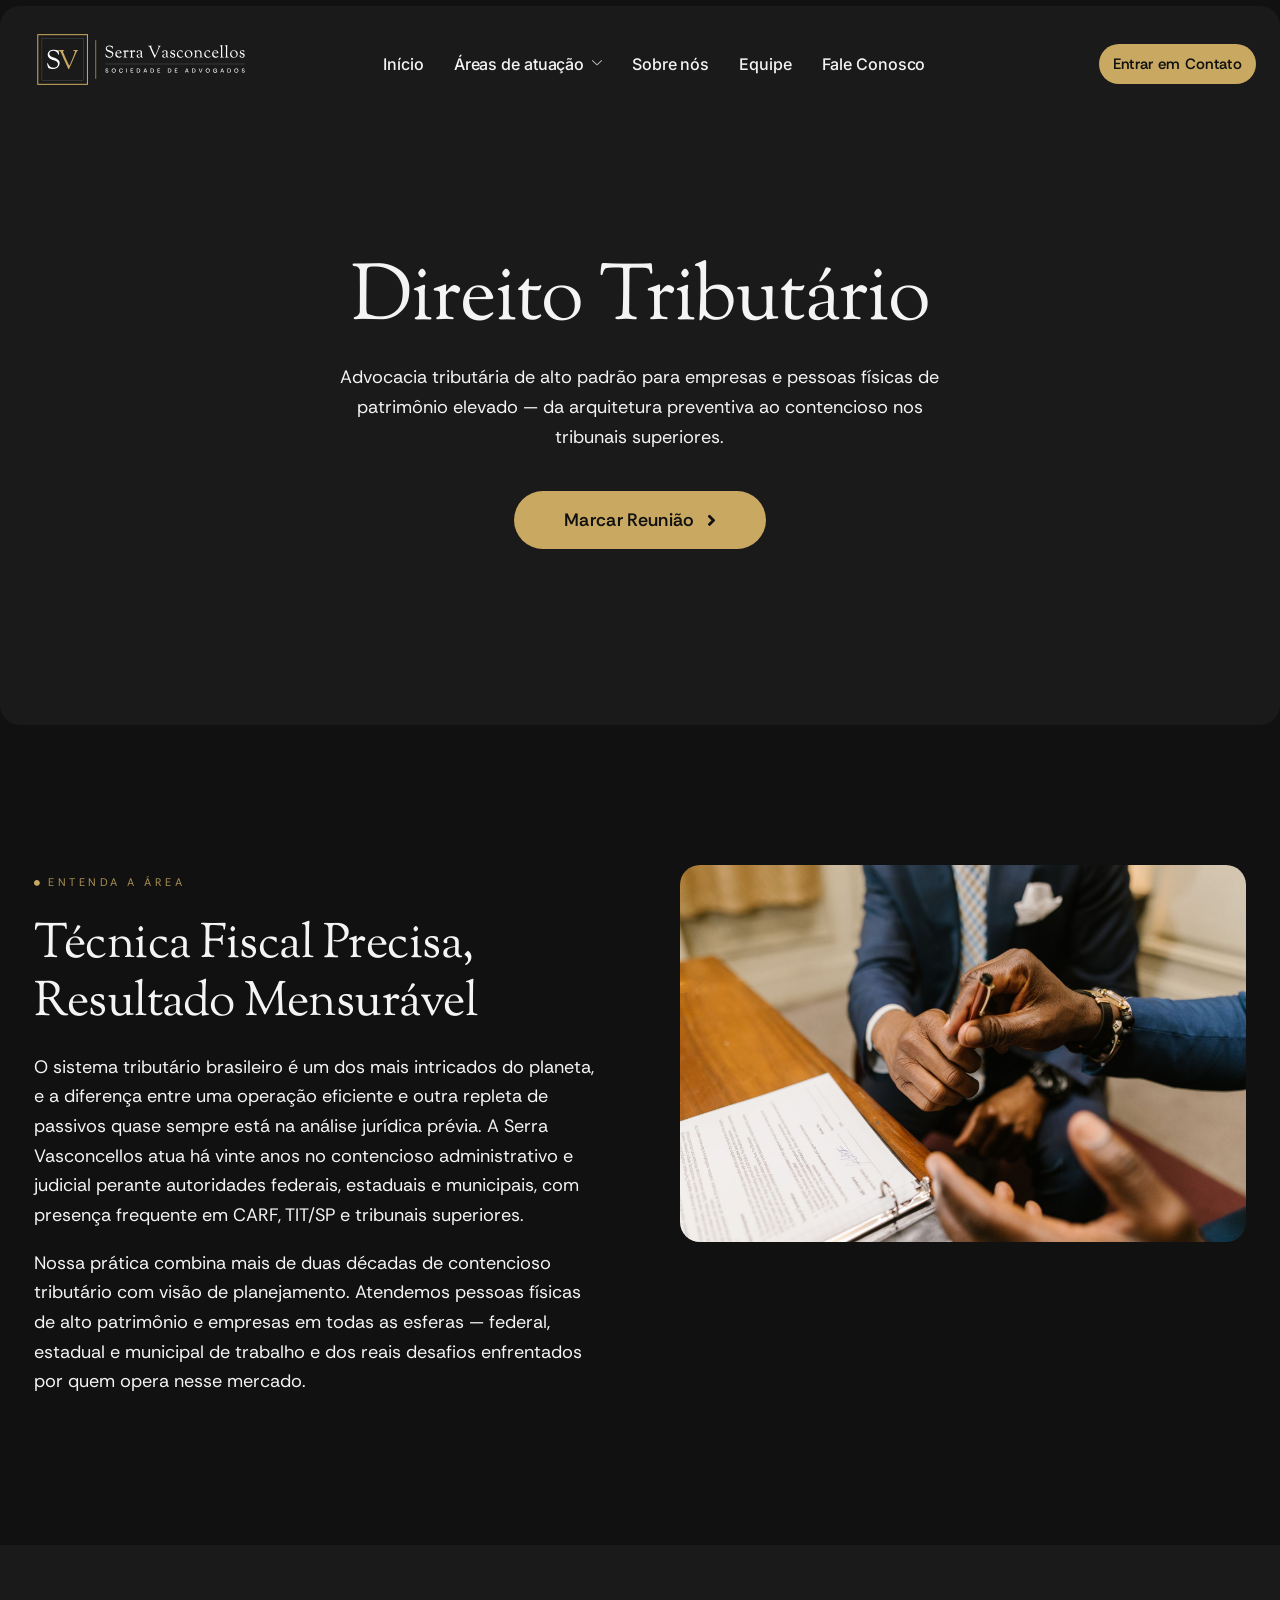
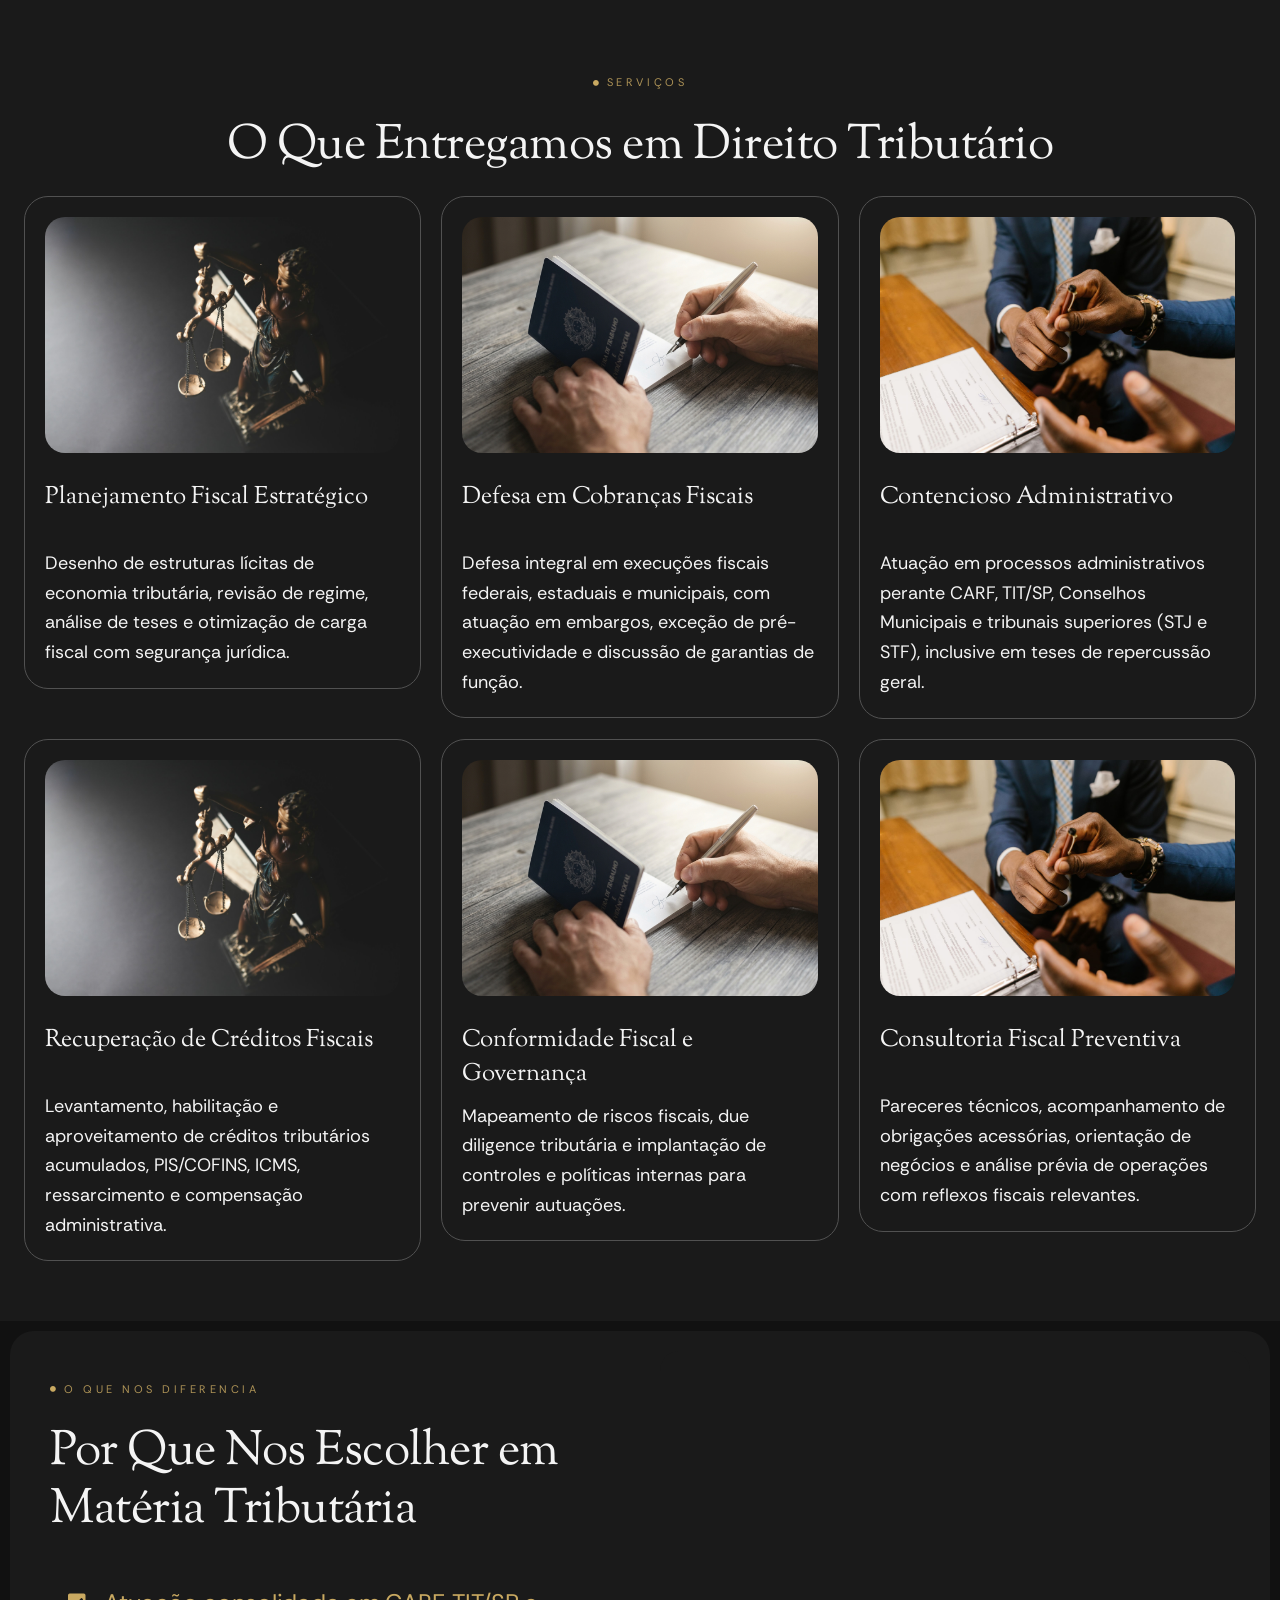
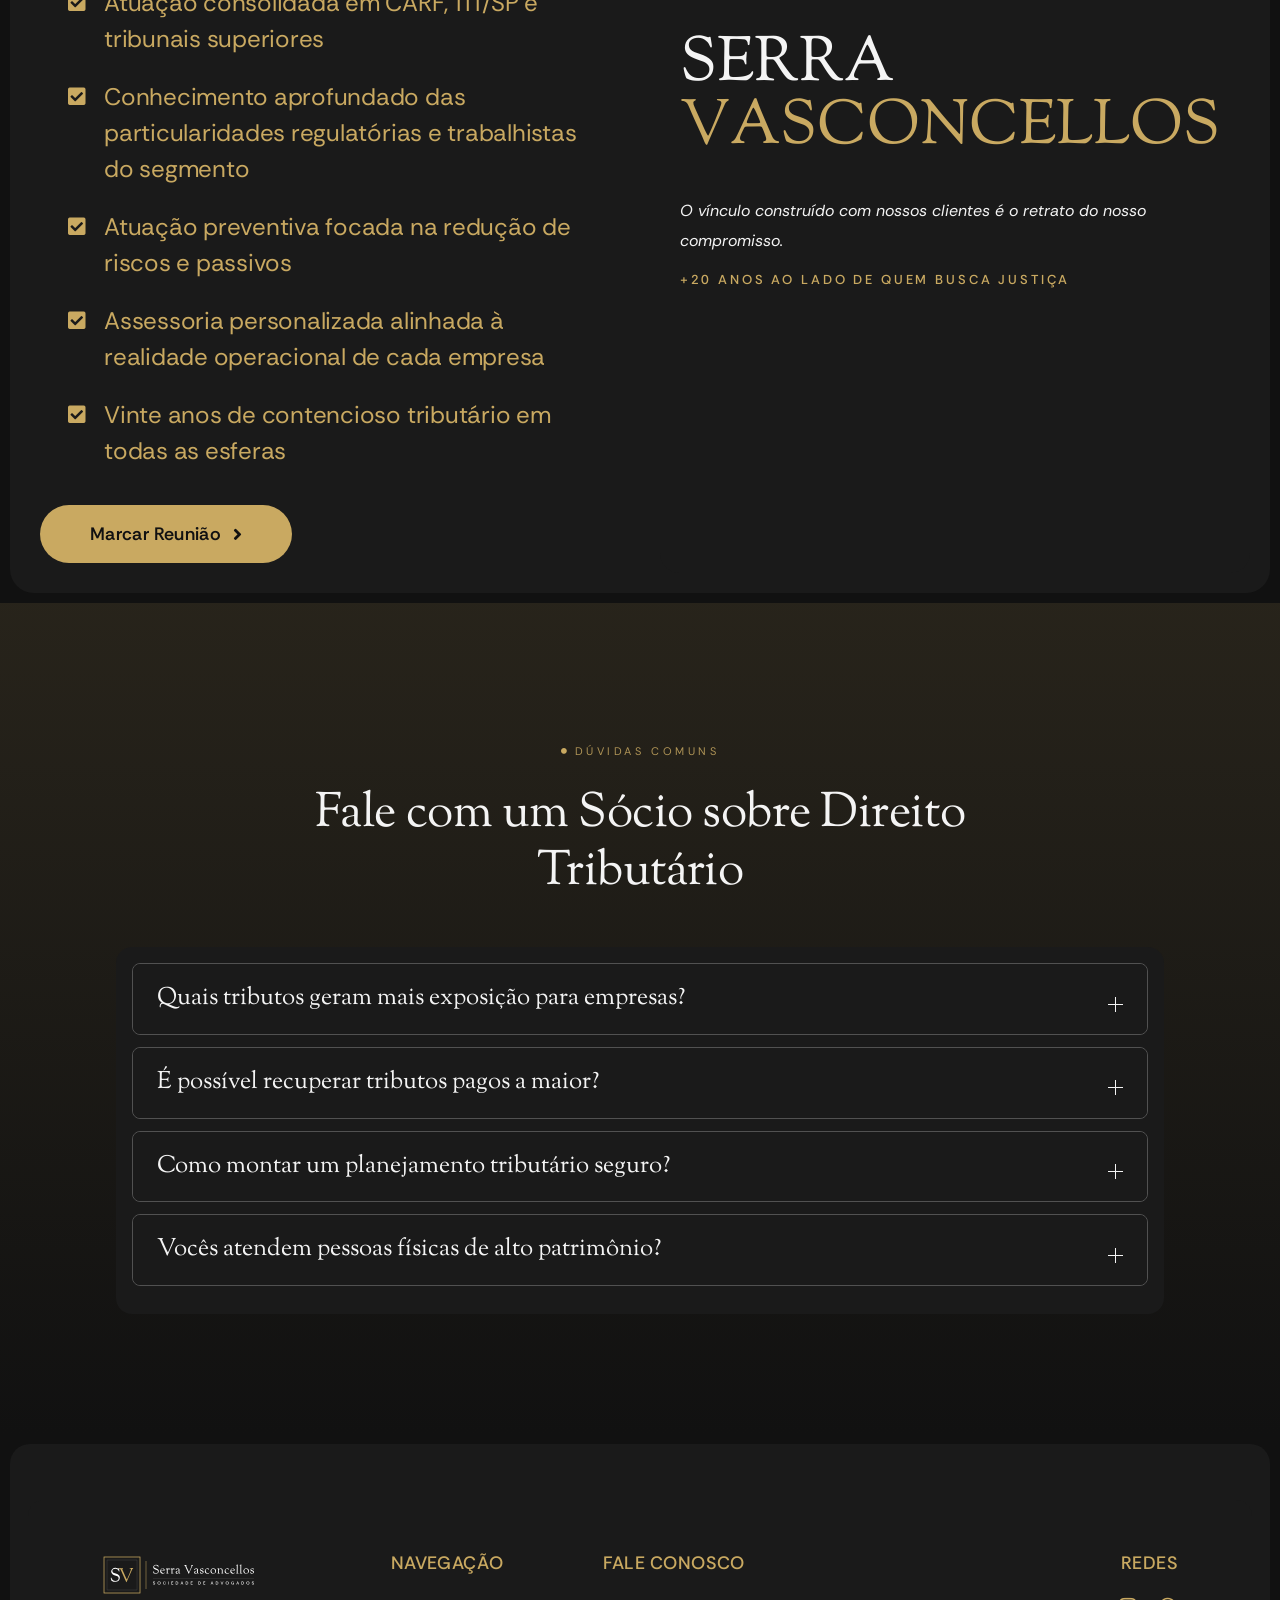
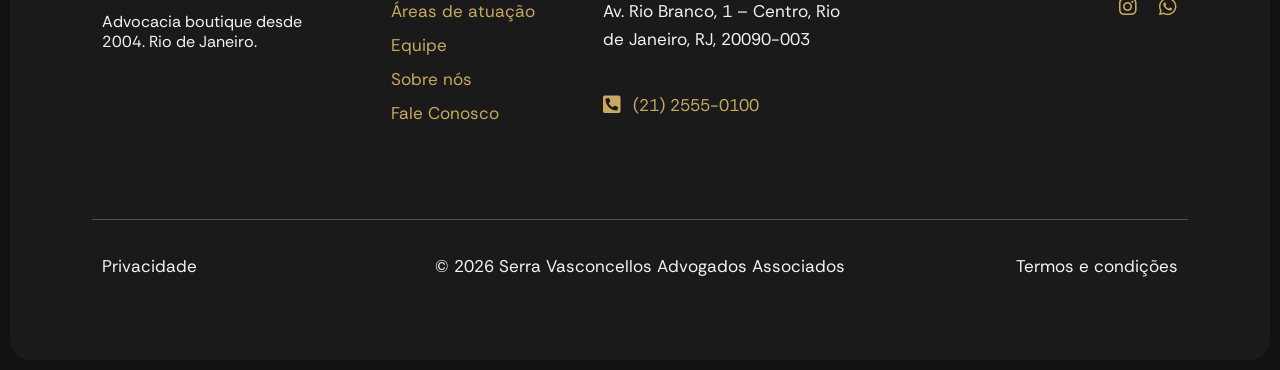
<file: direito-tributario.html>
<!DOCTYPE html>
<html lang="pt-BR">
<head>
	<script src="./assets/js/sv-silence-stub-errors.js"></script>
	<script>try{if(!matchMedia('(prefers-reduced-motion: reduce)').matches)document.documentElement.classList.add('sv-motion')}catch(e){}</script>
	<meta charset="UTF-8">
		<title>Direito Tributário &#8211; Serra Vasconcellos</title>
<meta name="description" content="Direito Tributário em Serra Vasconcellos Advogados: contencioso em CARF e tribunais superiores, planejamento tributário e defesa fiscal." />
<meta property="og:type" content="website" />
<meta property="og:url" content="https://clonedsite.vercel.app/direito-tributario.html" />
<meta property="og:site_name" content="Serra Vasconcellos Advogados" />
<meta property="og:locale" content="pt_BR" />
<meta property="og:title" content="Direito Tributário — Serra Vasconcellos" />
<meta property="og:description" content="Direito Tributário em Serra Vasconcellos Advogados: contencioso em CARF e tribunais superiores, planejamento tributário e defesa fiscal." />
<meta property="og:image" content="https://clonedsite.vercel.app/assets/img/og-image.jpg" />
<meta property="og:image:width" content="1200" />
<meta property="og:image:height" content="630" />
<meta name="twitter:card" content="summary_large_image" />
<meta name="twitter:title" content="Direito Tributário — Serra Vasconcellos" />
<meta name="twitter:description" content="Direito Tributário em Serra Vasconcellos Advogados: contencioso em CARF e tribunais superiores, planejamento tributário e defesa fiscal." />
<meta name="twitter:image" content="https://clonedsite.vercel.app/assets/img/og-image.jpg" />
<meta name='robots' content='max-image-preview:large' />
<style id="wp-img-auto-sizes-contain-inline-css">
img:is([sizes=auto i],[sizes^="auto," i]){contain-intrinsic-size:3000px 1500px}
/*# sourceURL=wp-img-auto-sizes-contain-inline-css */
</style>
<link rel='stylesheet' id='font-awesome-5-all-css' href='./assets/css/all.min.css' media='all' />
<link rel='stylesheet' id='font-awesome-4-shim-css' href='./assets/css/v4-shims.min.css' media='all' />
<style id="wp-emoji-styles-inline-css">

	img.wp-smiley, img.emoji {
		display: inline !important;
		border: none !important;
		box-shadow: none !important;
		height: 1em !important;
		width: 1em !important;
		margin: 0 0.07em !important;
		vertical-align: -0.1em !important;
		background: none !important;
		padding: 0 !important;
	}
/*# sourceURL=wp-emoji-styles-inline-css */
</style>
<style id="global-styles-inline-css">
:root{--wp--preset--aspect-ratio--square: 1;--wp--preset--aspect-ratio--4-3: 4/3;--wp--preset--aspect-ratio--3-4: 3/4;--wp--preset--aspect-ratio--3-2: 3/2;--wp--preset--aspect-ratio--2-3: 2/3;--wp--preset--aspect-ratio--16-9: 16/9;--wp--preset--aspect-ratio--9-16: 9/16;--wp--preset--color--black: #000000;--wp--preset--color--cyan-bluish-gray: #abb8c3;--wp--preset--color--white: #ffffff;--wp--preset--color--pale-pink: #f78da7;--wp--preset--color--vivid-red: #cf2e2e;--wp--preset--color--luminous-vivid-orange: #ff6900;--wp--preset--color--luminous-vivid-amber: #fcb900;--wp--preset--color--light-green-cyan: #7bdcb5;--wp--preset--color--vivid-green-cyan: #00d084;--wp--preset--color--pale-cyan-blue: #8ed1fc;--wp--preset--color--vivid-cyan-blue: #0693e3;--wp--preset--color--vivid-purple: #9b51e0;--wp--preset--gradient--vivid-cyan-blue-to-vivid-purple: linear-gradient(135deg,rgb(6,147,227) 0%,rgb(155,81,224) 100%);--wp--preset--gradient--light-green-cyan-to-vivid-green-cyan: linear-gradient(135deg,rgb(122,220,180) 0%,rgb(0,208,130) 100%);--wp--preset--gradient--luminous-vivid-amber-to-luminous-vivid-orange: linear-gradient(135deg,rgb(252,185,0) 0%,rgb(255,105,0) 100%);--wp--preset--gradient--luminous-vivid-orange-to-vivid-red: linear-gradient(135deg,rgb(255,105,0) 0%,rgb(207,46,46) 100%);--wp--preset--gradient--very-light-gray-to-cyan-bluish-gray: linear-gradient(135deg,rgb(238,238,238) 0%,rgb(169,184,195) 100%);--wp--preset--gradient--cool-to-warm-spectrum: linear-gradient(135deg,rgb(74,234,220) 0%,rgb(151,120,209) 20%,rgb(207,42,186) 40%,rgb(238,44,130) 60%,rgb(251,105,98) 80%,rgb(254,248,76) 100%);--wp--preset--gradient--blush-light-purple: linear-gradient(135deg,rgb(255,206,236) 0%,rgb(152,150,240) 100%);--wp--preset--gradient--blush-bordeaux: linear-gradient(135deg,rgb(254,205,165) 0%,rgb(254,45,45) 50%,rgb(107,0,62) 100%);--wp--preset--gradient--luminous-dusk: linear-gradient(135deg,rgb(255,203,112) 0%,rgb(199,81,192) 50%,rgb(65,88,208) 100%);--wp--preset--gradient--pale-ocean: linear-gradient(135deg,rgb(255,245,203) 0%,rgb(182,227,212) 50%,rgb(51,167,181) 100%);--wp--preset--gradient--electric-grass: linear-gradient(135deg,rgb(202,248,128) 0%,rgb(113,206,126) 100%);--wp--preset--gradient--midnight: linear-gradient(135deg,rgb(2,3,129) 0%,rgb(40,116,252) 100%);--wp--preset--font-size--small: 13px;--wp--preset--font-size--medium: 20px;--wp--preset--font-size--large: 36px;--wp--preset--font-size--x-large: 42px;--wp--preset--spacing--20: 0.44rem;--wp--preset--spacing--30: 0.67rem;--wp--preset--spacing--40: 1rem;--wp--preset--spacing--50: 1.5rem;--wp--preset--spacing--60: 2.25rem;--wp--preset--spacing--70: 3.38rem;--wp--preset--spacing--80: 5.06rem;--wp--preset--shadow--natural: 6px 6px 9px rgba(0, 0, 0, 0.2);--wp--preset--shadow--deep: 12px 12px 50px rgba(0, 0, 0, 0.4);--wp--preset--shadow--sharp: 6px 6px 0px rgba(0, 0, 0, 0.2);--wp--preset--shadow--outlined: 6px 6px 0px -3px rgb(255, 255, 255), 6px 6px rgb(0, 0, 0);--wp--preset--shadow--crisp: 6px 6px 0px rgb(0, 0, 0);}:root { --wp--style--global--content-size: 800px;--wp--style--global--wide-size: 1200px; }:where(body) { margin: 0; }.wp-site-blocks > .alignleft { float: left; margin-right: 2em; }.wp-site-blocks > .alignright { float: right; margin-left: 2em; }.wp-site-blocks > .aligncenter { justify-content: center; margin-left: auto; margin-right: auto; }:where(.wp-site-blocks) > * { margin-block-start: 24px; margin-block-end: 0; }:where(.wp-site-blocks) > :first-child { margin-block-start: 0; }:where(.wp-site-blocks) > :last-child { margin-block-end: 0; }:root { --wp--style--block-gap: 24px; }:root :where(.is-layout-flow) > :first-child{margin-block-start: 0;}:root :where(.is-layout-flow) > :last-child{margin-block-end: 0;}:root :where(.is-layout-flow) > *{margin-block-start: 24px;margin-block-end: 0;}:root :where(.is-layout-constrained) > :first-child{margin-block-start: 0;}:root :where(.is-layout-constrained) > :last-child{margin-block-end: 0;}:root :where(.is-layout-constrained) > *{margin-block-start: 24px;margin-block-end: 0;}:root :where(.is-layout-flex){gap: 24px;}:root :where(.is-layout-grid){gap: 24px;}.is-layout-flow > .alignleft{float: left;margin-inline-start: 0;margin-inline-end: 2em;}.is-layout-flow > .alignright{float: right;margin-inline-start: 2em;margin-inline-end: 0;}.is-layout-flow > .aligncenter{margin-left: auto !important;margin-right: auto !important;}.is-layout-constrained > .alignleft{float: left;margin-inline-start: 0;margin-inline-end: 2em;}.is-layout-constrained > .alignright{float: right;margin-inline-start: 2em;margin-inline-end: 0;}.is-layout-constrained > .aligncenter{margin-left: auto !important;margin-right: auto !important;}.is-layout-constrained > :where(:not(.alignleft):not(.alignright):not(.alignfull)){max-width: var(--wp--style--global--content-size);margin-left: auto !important;margin-right: auto !important;}.is-layout-constrained > .alignwide{max-width: var(--wp--style--global--wide-size);}body .is-layout-flex{display: flex;}.is-layout-flex{flex-wrap: wrap;align-items: center;}.is-layout-flex > :is(*, div){margin: 0;}body .is-layout-grid{display: grid;}.is-layout-grid > :is(*, div){margin: 0;}body{padding-top: 0px;padding-right: 0px;padding-bottom: 0px;padding-left: 0px;}:root :where(.wp-element-button, .wp-block-button__link){background-color: #32373c;border-width: 0;color: #fff;font-family: inherit;font-size: inherit;font-style: inherit;font-weight: inherit;letter-spacing: inherit;line-height: inherit;padding-top: calc(0.667em + 2px);padding-right: calc(1.333em + 2px);padding-bottom: calc(0.667em + 2px);padding-left: calc(1.333em + 2px);text-decoration: none;text-transform: inherit;}.has-black-color{color: var(--wp--preset--color--black) !important;}.has-cyan-bluish-gray-color{color: var(--wp--preset--color--cyan-bluish-gray) !important;}.has-white-color{color: var(--wp--preset--color--white) !important;}.has-pale-pink-color{color: var(--wp--preset--color--pale-pink) !important;}.has-vivid-red-color{color: var(--wp--preset--color--vivid-red) !important;}.has-luminous-vivid-orange-color{color: var(--wp--preset--color--luminous-vivid-orange) !important;}.has-luminous-vivid-amber-color{color: var(--wp--preset--color--luminous-vivid-amber) !important;}.has-light-green-cyan-color{color: var(--wp--preset--color--light-green-cyan) !important;}.has-vivid-green-cyan-color{color: var(--wp--preset--color--vivid-green-cyan) !important;}.has-pale-cyan-blue-color{color: var(--wp--preset--color--pale-cyan-blue) !important;}.has-vivid-cyan-blue-color{color: var(--wp--preset--color--vivid-cyan-blue) !important;}.has-vivid-purple-color{color: var(--wp--preset--color--vivid-purple) !important;}.has-black-background-color{background-color: var(--wp--preset--color--black) !important;}.has-cyan-bluish-gray-background-color{background-color: var(--wp--preset--color--cyan-bluish-gray) !important;}.has-white-background-color{background-color: var(--wp--preset--color--white) !important;}.has-pale-pink-background-color{background-color: var(--wp--preset--color--pale-pink) !important;}.has-vivid-red-background-color{background-color: var(--wp--preset--color--vivid-red) !important;}.has-luminous-vivid-orange-background-color{background-color: var(--wp--preset--color--luminous-vivid-orange) !important;}.has-luminous-vivid-amber-background-color{background-color: var(--wp--preset--color--luminous-vivid-amber) !important;}.has-light-green-cyan-background-color{background-color: var(--wp--preset--color--light-green-cyan) !important;}.has-vivid-green-cyan-background-color{background-color: var(--wp--preset--color--vivid-green-cyan) !important;}.has-pale-cyan-blue-background-color{background-color: var(--wp--preset--color--pale-cyan-blue) !important;}.has-vivid-cyan-blue-background-color{background-color: var(--wp--preset--color--vivid-cyan-blue) !important;}.has-vivid-purple-background-color{background-color: var(--wp--preset--color--vivid-purple) !important;}.has-black-border-color{border-color: var(--wp--preset--color--black) !important;}.has-cyan-bluish-gray-border-color{border-color: var(--wp--preset--color--cyan-bluish-gray) !important;}.has-white-border-color{border-color: var(--wp--preset--color--white) !important;}.has-pale-pink-border-color{border-color: var(--wp--preset--color--pale-pink) !important;}.has-vivid-red-border-color{border-color: var(--wp--preset--color--vivid-red) !important;}.has-luminous-vivid-orange-border-color{border-color: var(--wp--preset--color--luminous-vivid-orange) !important;}.has-luminous-vivid-amber-border-color{border-color: var(--wp--preset--color--luminous-vivid-amber) !important;}.has-light-green-cyan-border-color{border-color: var(--wp--preset--color--light-green-cyan) !important;}.has-vivid-green-cyan-border-color{border-color: var(--wp--preset--color--vivid-green-cyan) !important;}.has-pale-cyan-blue-border-color{border-color: var(--wp--preset--color--pale-cyan-blue) !important;}.has-vivid-cyan-blue-border-color{border-color: var(--wp--preset--color--vivid-cyan-blue) !important;}.has-vivid-purple-border-color{border-color: var(--wp--preset--color--vivid-purple) !important;}.has-vivid-cyan-blue-to-vivid-purple-gradient-background{background: var(--wp--preset--gradient--vivid-cyan-blue-to-vivid-purple) !important;}.has-light-green-cyan-to-vivid-green-cyan-gradient-background{background: var(--wp--preset--gradient--light-green-cyan-to-vivid-green-cyan) !important;}.has-luminous-vivid-amber-to-luminous-vivid-orange-gradient-background{background: var(--wp--preset--gradient--luminous-vivid-amber-to-luminous-vivid-orange) !important;}.has-luminous-vivid-orange-to-vivid-red-gradient-background{background: var(--wp--preset--gradient--luminous-vivid-orange-to-vivid-red) !important;}.has-very-light-gray-to-cyan-bluish-gray-gradient-background{background: var(--wp--preset--gradient--very-light-gray-to-cyan-bluish-gray) !important;}.has-cool-to-warm-spectrum-gradient-background{background: var(--wp--preset--gradient--cool-to-warm-spectrum) !important;}.has-blush-light-purple-gradient-background{background: var(--wp--preset--gradient--blush-light-purple) !important;}.has-blush-bordeaux-gradient-background{background: var(--wp--preset--gradient--blush-bordeaux) !important;}.has-luminous-dusk-gradient-background{background: var(--wp--preset--gradient--luminous-dusk) !important;}.has-pale-ocean-gradient-background{background: var(--wp--preset--gradient--pale-ocean) !important;}.has-electric-grass-gradient-background{background: var(--wp--preset--gradient--electric-grass) !important;}.has-midnight-gradient-background{background: var(--wp--preset--gradient--midnight) !important;}.has-small-font-size{font-size: var(--wp--preset--font-size--small) !important;}.has-medium-font-size{font-size: var(--wp--preset--font-size--medium) !important;}.has-large-font-size{font-size: var(--wp--preset--font-size--large) !important;}.has-x-large-font-size{font-size: var(--wp--preset--font-size--x-large) !important;}
:root :where(.wp-block-icon svg){width: 24px;}
:root :where(.wp-block-pullquote){font-size: 1.5em;line-height: 1.6;}
/*# sourceURL=global-styles-inline-css */
</style>
<link rel='stylesheet' id='cute-alert-css' href='./assets/css/style.css' media='all' />
<link rel='stylesheet' id='text-editor-style-css' href='./assets/css/text-editor.css' media='all' />
<link rel='stylesheet' id='hello-elementor-css' href='./assets/css/reset.css' media='all' />
<link rel='stylesheet' id='hello-elementor-theme-style-css' href='./assets/css/theme.css' media='all' />
<link rel='stylesheet' id='hello-elementor-header-footer-css' href='./assets/css/header-footer.css' media='all' />
<link rel='stylesheet' id='elementor-frontend-css' href='./assets/css/custom-frontend.min.css' media='all' />
<link rel='stylesheet' id='elementor-post-127-css' href='./assets/css/post-127.css' media='all' />
<link rel='stylesheet' id='elementor-icons-css' href='./assets/css/elementor-icons.min.css' media='all' />
<link rel='stylesheet' id='e-animation-fadeInDown-css' href='./assets/css/fadeInDown.min.css' media='all' />
<link rel='stylesheet' id='e-animation-fadeInUp-css' href='./assets/css/fadeInUp.min.css' media='all' />
<link rel='stylesheet' id='widget-heading-css' href='./assets/css/widget-heading.min.css' media='all' />
<link rel='stylesheet' id='widget-icon-list-css' href='./assets/css/custom-widget-icon-list.min.css' media='all' />
<link rel='stylesheet' id='widget-image-css' href='./assets/css/widget-image.min.css' media='all' />
<link rel='stylesheet' id='widget-image-box-css' href='./assets/css/custom-widget-image-box.min.css' media='all' />
<link rel='stylesheet' id='widget-nested-accordion-css' href='./assets/css/widget-nested-accordion.min.css' media='all' />
<link rel='stylesheet' id='widget-social-icons-css' href='./assets/css/widget-social-icons.min.css' media='all' />
<link rel='stylesheet' id='e-apple-webkit-css' href='./assets/css/custom-apple-webkit.min.css' media='all' />
<link rel='stylesheet' id='widget-divider-css' href='./assets/css/widget-divider.min.css' media='all' />
<link rel='stylesheet' id='elementor-post-442-css' href='./assets/css/post-442.css' media='all' />
<link rel='stylesheet' id='ekit-widget-styles-css' href='./assets/css/widget-styles.css' media='all' />
<link rel='stylesheet' id='ekit-responsive-css' href='./assets/css/responsive.css' media='all' />




<link rel='stylesheet' id='elementor-icons-ekiticons-css' href='./assets/css/ekiticons.css' media='all' />
<link rel='stylesheet' id='elementor-icons-shared-0-css' href='./assets/css/fontawesome.min.css' media='all' />
<link rel='stylesheet' id='elementor-icons-fa-solid-css' href='./assets/css/solid.min.css' media='all' />
<link rel='stylesheet' id='elementor-icons-fa-brands-css' href='./assets/css/brands.min.css' media='all' />
<script type='text/javascript'>
		var elementskit = {
			resturl: 'https://serravasconcellos.com.br/wp-json/elementskit/v1/',
		}

		</script><script id="font-awesome-4-shim-js" src="./assets/js/v4-shims.min.js"></script>
<script id="jquery-core-js" src="./assets/js/jquery.min.js"></script>
<script id="jquery-migrate-js" src="./assets/js/jquery-migrate.min.js"></script>
<link rel="canonical" href="https://clonedsite.vercel.app/direito-tributario.html" />
<style>
				.e-con.e-parent:nth-of-type(n+4):not(.e-lazyloaded):not(.e-no-lazyload),
				.e-con.e-parent:nth-of-type(n+4):not(.e-lazyloaded):not(.e-no-lazyload) * {
					background-image: none !important;
				}
				@media screen and (max-height: 1024px) {
					.e-con.e-parent:nth-of-type(n+3):not(.e-lazyloaded):not(.e-no-lazyload),
					.e-con.e-parent:nth-of-type(n+3):not(.e-lazyloaded):not(.e-no-lazyload) * {
						background-image: none !important;
					}
				}
				@media screen and (max-height: 640px) {
					.e-con.e-parent:nth-of-type(n+2):not(.e-lazyloaded):not(.e-no-lazyload),
					.e-con.e-parent:nth-of-type(n+2):not(.e-lazyloaded):not(.e-no-lazyload) * {
						background-image: none !important;
					}
				}
			</style>
<link rel="icon" type="image/x-icon" href="./favicon.ico" />
<link rel="icon" type="image/png" sizes="32x32" href="./assets/img/favicon-32.png" />
<link rel="icon" type="image/png" sizes="16x16" href="./assets/img/favicon-16.png" />
<link rel="apple-touch-icon" sizes="180x180" href="./assets/img/apple-touch-icon.png" />
<meta name="msapplication-TileImage" content="https://clonedsite.vercel.app/assets/img/favicon-512.png" />
<meta name="theme-color" content="#111111" />
	<meta name="viewport" content="width=device-width, initial-scale=1.0, viewport-fit=cover" />  <link rel="stylesheet" href="./assets/css/google-fonts.css" />
<link rel="stylesheet" href="./assets/css/overrides.css?v=20261022" media="all" />
</head>
<body class="wp-singular page-template page-template-elementor_canvas page page-id-442 wp-embed-responsive wp-theme-hello-elementor hello-elementor-default elementor-default elementor-template-canvas elementor-kit-127 elementor-page elementor-page-442">
			<div data-elementor-type="wp-page" data-elementor-id="442" class="elementor elementor-442" data-elementor-post-type="page">
				<div class="elementor-element elementor-element-98ae600 e-flex e-con-boxed e-con e-parent" data-id="98ae600" data-element_type="container" data-e-type="container">
					<div class="e-con-inner">
		<div class="elementor-element elementor-element-038869d e-con-full e-flex e-con e-child" data-id="038869d" data-element_type="container" data-e-type="container">
				<div class="elementor-element elementor-element-4cb2844 elementor-view-default elementor-widget elementor-widget-icon" data-id="4cb2844" data-element_type="widget" data-e-type="widget" data-widget_type="icon.default">
				<div class="elementor-widget-container">
							<div class="elementor-icon-wrapper">
			<a class="elementor-icon" href="./index.html">
			<svg xmlns="http://www.w3.org/2000/svg" width="160.1" height="52" viewBox="0 0 307.84 100" fill="none" role="img" aria-label="Serra Vasconcellos Advogados"><rect x="4" y="14" width="72" height="72" fill="none" stroke="#C9A961" stroke-width="1.5"/><rect x="10" y="20" width="60" height="60" fill="none" stroke="#FFFFFF" stroke-width="0.5" opacity="0.35"/><path fill="#FFFFFF" d="M32.57 36.97 33.45 36.66Q33.94 36.66 34.02 36.97Q34.82 41.56 34.82 42.38Q34.82 43.2 34.28 43.2Q33.94 43.2 33.62 42.38Q33.3 41.56 32.86 40.88Q32.42 40.2 32.23 40.01Q32.04 39.82 31.24 39.09Q29.19 37.27 26.55 37.27Q23.91 37.27 22.31 38.41Q20.72 39.55 20.72 41.37Q20.72 43.2 21.65 44.3Q22.58 45.4 24.14 46.01Q25.7 46.62 27.41 47.15Q32 48.59 34.21 50.91Q35.73 52.55 35.73 54.98Q35.73 58.97 33.18 61.31Q30.64 63.64 26.87 63.64Q24.25 63.64 22.66 63.36Q21.06 63.07 19.39 62.2Q18.89 61.89 18.21 59.23Q17.53 56.57 17.53 55.91Q17.53 55.24 18.04 55.24Q18.55 55.24 18.67 55.62Q20.07 59.01 21.97 60.41Q24.02 61.97 26.93 61.97Q29.84 61.97 31.57 60.47Q33.3 58.97 33.3 56.54Q33.3 54.75 32.12 53.55Q30.94 52.36 29.42 51.82Q23.76 49.92 21.74 48.75Q18.29 46.69 18.29 43.24Q18.29 39.78 20.74 37.75Q23.19 35.71 27.1 35.71Q28.55 35.71 30.54 36.34Q32.54 36.97 32.57 36.97Z"/><path fill="#C9A961" d="M58.37 36.21 61.75 36.13Q62.47 36.13 62.47 36.66Q62.47 37.08 61.64 37.46Q61.3 37.61 60.84 38.11Q60.38 38.6 60.04 39.4L51.57 58.7Q50.66 60.75 50.01 62.33Q49.36 63.91 49.25 64.1Q49.14 64.29 48.95 64.29Q48.26 64.29 47.26 61.74Q46.25 59.2 44.06 54.45Q41.88 49.7 40.7 47.04Q39.52 44.38 39.01 43.12Q38.5 41.87 38.04 40.88Q37.36 39.25 36.79 38.62Q36.22 37.99 35.51 37.69Q34.81 37.38 34.39 37.38Q33.33 37.46 33.33 36.7Q33.33 36.17 34.39 36.17L38.57 36.32L41.04 36.24Q41.92 36.24 42.11 36.32Q42.3 36.4 42.3 36.64Q42.3 36.89 41.92 37.08Q40.74 37.69 40.74 38.32Q40.74 38.94 40.87 39.46Q41 39.97 41.46 41.03Q41.92 42.1 42.39 43.16Q42.87 44.22 43.95 46.6Q45.03 48.97 46.06 51.29Q49.25 58.63 49.86 58.63Q50.05 58.63 52.04 54.03Q54.04 49.43 55.98 44.41Q57.91 39.4 57.91 38.64Q57.91 37.88 57.48 37.55Q57.04 37.23 56.55 37.16Q55.18 37 55.18 36.55Q55.18 36.28 55.31 36.23Q55.44 36.17 55.98 36.17Z"/><line x1="88" y1="22" x2="88" y2="78" stroke="#C9A961" stroke-width="1"/><path fill="#FFFFFF" d="M111.5 30.46 112.06 30.27Q112.37 30.27 112.42 30.46Q112.92 33.37 112.92 33.88Q112.92 34.4 112.58 34.4Q112.37 34.4 112.16 33.88Q111.96 33.37 111.68 32.94Q111.41 32.5 111.29 32.38Q111.17 32.26 110.66 31.81Q109.37 30.66 107.7 30.66Q106.03 30.66 105.02 31.38Q104.02 32.1 104.02 33.25Q104.02 34.4 104.6 35.1Q105.19 35.79 106.18 36.18Q107.16 36.56 108.24 36.9Q111.14 37.81 112.54 39.27Q113.5 40.3 113.5 41.84Q113.5 44.36 111.89 45.84Q110.28 47.31 107.9 47.31Q106.25 47.31 105.24 47.13Q104.23 46.95 103.18 46.4Q102.86 46.21 102.43 44.53Q102 42.85 102 42.43Q102 42.01 102.32 42.01Q102.65 42.01 102.72 42.25Q103.61 44.38 104.81 45.27Q106.1 46.26 107.94 46.26Q109.78 46.26 110.87 45.31Q111.96 44.36 111.96 42.82Q111.96 41.7 111.22 40.94Q110.47 40.18 109.51 39.85Q105.94 38.65 104.66 37.9Q102.48 36.61 102.48 34.42Q102.48 32.24 104.03 30.96Q105.58 29.67 108.05 29.67Q108.96 29.67 110.22 30.07Q111.48 30.46 111.5 30.46ZM121.2 36.63Q122.2 36.63 123.03 36.99Q123.86 37.35 124.32 37.87Q124.77 38.38 125.08 38.96Q125.61 39.94 125.61 40.45Q125.61 40.88 124.63 40.88H118.46Q118.27 40.88 118.23 40.92Q118.2 40.95 118.2 41.14Q118.2 43.4 119.41 44.7Q120.62 45.99 122.25 45.99Q123.26 45.99 124.3 45.45Q125.35 44.91 125.4 44.91Q125.64 44.91 125.64 45.13Q125.64 45.42 125.11 45.91Q124.58 46.4 124.1 46.71Q122.95 47.46 121.39 47.46Q119.28 47.46 117.8 46.16Q116.32 44.86 116.32 42.4Q116.32 39.94 117.68 38.29Q119.04 36.63 121.2 36.63ZM118.65 40.3 122.88 40.16Q123.21 40.16 123.3 40.1Q123.38 40.04 123.38 39.87Q123.38 39.15 122.71 38.19Q122.04 37.23 120.84 37.23Q119.64 37.23 118.99 38.18Q118.34 39.13 118.34 39.97Q118.34 40.3 118.65 40.3ZM128.32 38.29 128.06 38.26Q127.6 38.26 127.6 37.88Q127.6 37.62 127.92 37.48Q128.25 37.35 129.12 37.08Q130 36.8 130.5 36.57Q131.01 36.34 131.1 36.34Q131.42 36.34 131.42 36.82L131.39 37.47Q131.39 38.34 131.45 38.42Q131.51 38.5 131.57 38.5Q131.63 38.5 131.94 38.02Q132.26 37.54 132.83 37.05Q133.41 36.56 133.97 36.56Q134.54 36.56 135.14 36.96Q135.74 37.35 135.74 37.75Q135.74 38.14 135.54 38.48Q135.21 39.06 134.92 39.06Q134.73 39.06 134.24 38.77Q133.74 38.48 133.1 38.48Q132.45 38.48 131.88 39.01Q131.32 39.54 131.32 39.97V42.46L131.34 44.55L131.37 44.98Q131.37 45.49 131.7 45.85Q132.04 46.21 132.34 46.26Q132.64 46.3 132.86 46.33Q133.07 46.35 133.19 46.36Q133.31 46.38 133.46 46.42Q133.72 46.47 133.72 46.77Q133.72 47.07 133.43 47.07L131.39 46.95L128.9 47.07Q128.46 47.07 128.42 46.98Q128.37 46.88 128.37 46.78Q128.37 46.47 128.68 46.38Q129.3 46.23 129.44 45.76Q129.57 45.3 129.57 43.76L129.54 39.9L129.52 39.18Q129.52 38.91 129.45 38.74Q129.26 38.29 128.32 38.29ZM137.82 38.29 137.56 38.26Q137.1 38.26 137.1 37.88Q137.1 37.62 137.42 37.48Q137.75 37.35 138.62 37.08Q139.5 36.8 140 36.57Q140.51 36.34 140.6 36.34Q140.92 36.34 140.92 36.82L140.89 37.47Q140.89 38.34 140.95 38.42Q141.01 38.5 141.07 38.5Q141.13 38.5 141.44 38.02Q141.76 37.54 142.33 37.05Q142.91 36.56 143.47 36.56Q144.04 36.56 144.64 36.96Q145.24 37.35 145.24 37.75Q145.24 38.14 145.04 38.48Q144.71 39.06 144.42 39.06Q144.23 39.06 143.74 38.77Q143.24 38.48 142.6 38.48Q141.95 38.48 141.38 39.01Q140.82 39.54 140.82 39.97V42.46L140.84 44.55L140.87 44.98Q140.87 45.49 141.2 45.85Q141.54 46.21 141.84 46.26Q142.14 46.3 142.36 46.33Q142.57 46.35 142.69 46.36Q142.81 46.38 142.96 46.42Q143.22 46.47 143.22 46.77Q143.22 47.07 142.93 47.07L140.89 46.95L138.4 47.07Q137.96 47.07 137.92 46.98Q137.87 46.88 137.87 46.78Q137.87 46.47 138.18 46.38Q138.8 46.23 138.94 45.76Q139.07 45.3 139.07 43.76L139.04 39.9L139.02 39.18Q139.02 38.91 138.95 38.74Q138.76 38.29 137.82 38.29ZM150.06 47.36Q147.22 47.36 147.22 44.96Q147.22 43.23 148.66 42.58Q149.86 42.08 152.34 41.67Q152.41 41.65 152.53 41.64Q152.65 41.62 152.78 41.6Q152.91 41.58 152.98 41.55Q153.15 41.48 153.15 41.22L153.2 39.97Q153.2 38.6 152.41 37.99Q151.62 37.38 150.87 37.38Q149.14 37.38 149.14 38.82L149.24 39.68Q149.24 40.16 148.81 40.16Q148.47 40.16 148.06 40.04Q147.32 39.8 147.32 39.22Q147.32 38.29 148.58 37.44Q149.84 36.58 151.11 36.58Q152.38 36.58 153.1 36.82Q153.82 37.06 154.17 37.36Q154.52 37.66 154.71 38.17Q154.95 38.77 154.95 40.05Q154.95 41.34 154.89 42.33Q154.83 43.33 154.83 44.14Q154.83 44.96 155.02 45.48Q155.22 45.99 155.48 46.14Q155.74 46.28 156.01 46.3Q156.66 46.35 156.66 46.69Q156.66 47.19 155.14 47.19Q154.52 47.19 154.08 46.86Q153.63 46.52 153.44 46.2Q153.25 45.87 153.22 45.87Q153.2 45.87 153.03 46.03Q152.86 46.18 152.56 46.4Q152.26 46.62 151.88 46.83Q150.99 47.36 150.06 47.36ZM152.98 42.01 152.74 42.06Q152.19 42.15 152.05 42.18Q151.9 42.2 151.38 42.32Q150.85 42.44 150.64 42.54Q150.44 42.63 150.07 42.84Q149.7 43.04 149.53 43.26Q149.1 43.93 149.1 44.67Q149.1 45.42 149.58 45.91Q150.06 46.4 150.81 46.4Q151.57 46.4 152.01 46.21Q152.46 46.02 152.67 45.78Q152.89 45.54 153.01 45.13Q153.15 44.67 153.15 43.95V42.22Q153.15 42.01 152.98 42.01ZM179.54 29.98 181.68 29.94Q182.14 29.94 182.14 30.27Q182.14 30.54 181.61 30.78Q181.39 30.87 181.1 31.18Q180.82 31.5 180.6 32L175.25 44.19Q174.67 45.49 174.26 46.48Q173.86 47.48 173.78 47.6Q173.71 47.72 173.59 47.72Q173.16 47.72 172.52 46.11Q171.89 44.5 170.51 41.5Q169.13 38.5 168.38 36.82Q167.64 35.14 167.32 34.35Q166.99 33.56 166.7 32.94Q166.27 31.9 165.91 31.51Q165.55 31.11 165.11 30.92Q164.66 30.73 164.4 30.73Q163.73 30.78 163.73 30.3Q163.73 29.96 164.4 29.96L167.04 30.06L168.6 30.01Q169.15 30.01 169.27 30.06Q169.39 30.1 169.39 30.26Q169.39 30.42 169.15 30.54Q168.41 30.92 168.41 31.32Q168.41 31.71 168.49 32.04Q168.58 32.36 168.86 33.03Q169.15 33.7 169.45 34.38Q169.75 35.05 170.44 36.55Q171.12 38.05 171.77 39.51Q173.78 44.14 174.17 44.14Q174.29 44.14 175.55 41.24Q176.81 38.34 178.03 35.17Q179.26 32 179.26 31.52Q179.26 31.04 178.98 30.84Q178.7 30.63 178.39 30.58Q177.53 30.49 177.53 30.2Q177.53 30.03 177.61 30Q177.7 29.96 178.03 29.96ZM187.1 47.36Q184.27 47.36 184.27 44.96Q184.27 43.23 185.71 42.58Q186.91 42.08 189.38 41.67Q189.45 41.65 189.57 41.64Q189.69 41.62 189.82 41.6Q189.96 41.58 190.03 41.55Q190.2 41.48 190.2 41.22L190.24 39.97Q190.24 38.6 189.45 37.99Q188.66 37.38 187.92 37.38Q186.19 37.38 186.19 38.82L186.28 39.68Q186.28 40.16 185.85 40.16Q185.52 40.16 185.11 40.04Q184.36 39.8 184.36 39.22Q184.36 38.29 185.62 37.44Q186.88 36.58 188.16 36.58Q189.43 36.58 190.15 36.82Q190.87 37.06 191.22 37.36Q191.56 37.66 191.76 38.17Q192 38.77 192 40.05Q192 41.34 191.94 42.33Q191.88 43.33 191.88 44.14Q191.88 44.96 192.07 45.48Q192.26 45.99 192.52 46.14Q192.79 46.28 193.05 46.3Q193.7 46.35 193.7 46.69Q193.7 47.19 192.19 47.19Q191.56 47.19 191.12 46.86Q190.68 46.52 190.48 46.2Q190.29 45.87 190.27 45.87Q190.24 45.87 190.08 46.03Q189.91 46.18 189.61 46.4Q189.31 46.62 188.92 46.83Q188.04 47.36 187.1 47.36ZM190.03 42.01 189.79 42.06Q189.24 42.15 189.09 42.18Q188.95 42.2 188.42 42.32Q187.89 42.44 187.69 42.54Q187.48 42.63 187.11 42.84Q186.74 43.04 186.57 43.26Q186.14 43.93 186.14 44.67Q186.14 45.42 186.62 45.91Q187.1 46.4 187.86 46.4Q188.61 46.4 189.06 46.21Q189.5 46.02 189.72 45.78Q189.93 45.54 190.05 45.13Q190.2 44.67 190.2 43.95V42.22Q190.2 42.01 190.03 42.01ZM202.55 37.38 202.65 38.82Q202.65 39.22 202.55 39.37Q202.46 39.51 202.28 39.51Q202.1 39.51 201.89 39.16Q201.69 38.82 201.44 38.41Q201.18 38 200.62 37.65Q200.06 37.3 199.34 37.3Q198.62 37.3 198.16 37.65Q197.7 38 197.7 38.41Q197.7 38.82 197.78 39.07Q197.85 39.32 198.03 39.51Q198.21 39.7 198.34 39.84Q198.47 39.97 198.78 40.11Q199.1 40.26 199.25 40.32Q199.41 40.38 199.77 40.52Q201.95 41.29 202.58 42.02Q203.2 42.75 203.2 44.12Q203.2 45.49 201.93 46.64Q201.06 47.38 199.55 47.38Q198.52 47.38 197.25 46.88Q196.89 46.74 196.83 46.72Q196.77 46.71 196.64 46.66Q196.5 46.62 196.44 46.6Q196.38 46.59 196.29 46.54Q196.19 46.5 196.16 46.46Q196.12 46.42 196.07 46.35Q196 46.23 196 45.97V43.88Q196 43.62 196.11 43.44Q196.22 43.26 196.41 43.26Q196.6 43.26 196.68 43.36Q196.77 43.47 196.84 43.81Q196.91 44.14 196.98 44.29Q197.87 46.5 199.48 46.5Q200.22 46.5 200.9 46.1Q201.57 45.7 201.57 44.85Q201.57 44 201.02 43.47Q200.46 42.94 199.67 42.64Q198.88 42.34 198.09 42.02Q197.3 41.7 196.74 41.06Q196.19 40.42 196.19 39.46Q196.19 38.12 197.27 37.3Q198.35 36.49 199.65 36.49Q200.94 36.49 201.62 36.69Q202.29 36.9 202.42 37.06Q202.55 37.23 202.55 37.38ZM211.12 36.7Q211.96 36.7 212.93 36.94Q213.9 37.18 213.92 37.5Q213.97 38.07 213.97 38.88Q213.97 39.68 213.71 39.68Q213.47 39.68 213.28 39.37Q212.87 38.67 211.73 38.16Q210.59 37.64 209.72 37.64Q209.24 37.64 208.79 38Q208.33 38.36 208.04 38.79Q207.35 39.8 207.35 41.65Q207.35 43.5 208.54 44.88Q209.72 46.26 211.45 46.26Q212.29 46.26 213.01 45.94Q213.73 45.63 214.13 45.32Q214.52 45.01 214.62 45.01Q214.88 45.01 214.88 45.25Q214.88 45.49 214.38 45.98Q213.88 46.47 213.4 46.76Q212.22 47.5 210.52 47.5Q208.26 47.5 206.9 46.14Q205.55 44.77 205.55 42.43Q205.55 40.09 207.1 38.4Q208.64 36.7 211.12 36.7ZM222.26 47.43Q219.8 47.43 218.35 45.86Q216.9 44.29 216.9 42.1Q216.9 39.92 218.4 38.29Q219.9 36.66 222.36 36.66Q224.82 36.66 226.48 38.07Q228.15 39.49 228.15 42.01Q228.15 44.53 226.44 45.98Q224.72 47.43 222.26 47.43ZM221.98 37.3Q220.74 37.3 219.76 38.29Q218.79 39.27 218.79 41.53Q218.79 43.78 220.11 45.25Q221.43 46.71 222.96 46.71Q224.48 46.71 225.42 45.67Q226.35 44.62 226.35 42.61Q226.35 40.59 225.2 38.95Q224.05 37.3 221.98 37.3ZM235.54 47 233.79 46.9Q233.16 46.9 232.13 46.95L231.1 47Q230.74 47 230.74 46.78Q230.74 46.57 230.86 46.52Q230.98 46.47 231.16 46.45Q231.34 46.42 231.51 46.3Q231.96 46.02 232.01 44.56Q232.06 43.11 232.06 42.66V39.2Q232.06 38.43 231.78 38.17Q231.51 37.9 231.03 37.9H230.79Q230.33 37.9 230.33 37.64Q230.33 37.4 230.85 37.33Q231.36 37.26 231.66 37.17Q231.96 37.09 232.46 36.88Q232.95 36.68 233.25 36.54Q233.55 36.39 233.64 36.39H233.69Q233.91 36.39 233.91 36.68L233.86 37.71Q233.86 38.34 233.96 38.34Q234.05 38.34 234.15 38.22Q234.51 37.71 235.11 37.35Q236.19 36.68 237.17 36.68Q238.16 36.68 238.92 36.98Q239.69 37.28 240.12 37.72Q240.56 38.17 240.84 38.74Q241.32 39.7 241.32 40.71V40.95L241.35 42.22V44.67Q241.35 45.58 241.6 45.93Q241.85 46.28 242.81 46.42Q243.29 46.5 243.29 46.78Q243.29 47.02 242.81 47.02L240.84 46.9L239 47Q238.52 47 238.52 46.69Q238.52 46.47 238.8 46.4L239.12 46.33Q239.64 46.16 239.64 44.72V41.48Q239.64 39.63 238.73 38.68Q237.82 37.74 236.67 37.74Q235.52 37.74 234.75 38.29Q233.98 38.84 233.81 39.32Q233.64 39.8 233.64 42.99V43.9Q233.64 45.1 233.9 45.68Q234.15 46.26 235.01 46.33Q235.25 46.33 235.62 46.41Q236 46.5 236 46.69Q236 47 235.54 47ZM250.78 36.7Q251.62 36.7 252.59 36.94Q253.56 37.18 253.58 37.5Q253.63 38.07 253.63 38.88Q253.63 39.68 253.37 39.68Q253.13 39.68 252.94 39.37Q252.53 38.67 251.39 38.16Q250.25 37.64 249.38 37.64Q248.9 37.64 248.45 38Q247.99 38.36 247.7 38.79Q247.01 39.8 247.01 41.65Q247.01 43.5 248.2 44.88Q249.38 46.26 251.11 46.26Q251.95 46.26 252.67 45.94Q253.39 45.63 253.79 45.32Q254.18 45.01 254.28 45.01Q254.54 45.01 254.54 45.25Q254.54 45.49 254.04 45.98Q253.54 46.47 253.06 46.76Q251.88 47.5 250.18 47.5Q247.92 47.5 246.56 46.14Q245.21 44.77 245.21 42.43Q245.21 40.09 246.76 38.4Q248.3 36.7 250.78 36.7ZM261.43 36.63Q262.44 36.63 263.26 36.99Q264.09 37.35 264.55 37.87Q265 38.38 265.32 38.96Q265.84 39.94 265.84 40.45Q265.84 40.88 264.86 40.88H258.69Q258.5 40.88 258.46 40.92Q258.43 40.95 258.43 41.14Q258.43 43.4 259.64 44.7Q260.85 45.99 262.48 45.99Q263.49 45.99 264.54 45.45Q265.58 44.91 265.63 44.91Q265.87 44.91 265.87 45.13Q265.87 45.42 265.34 45.91Q264.81 46.4 264.33 46.71Q263.18 47.46 261.62 47.46Q259.51 47.46 258.03 46.16Q256.56 44.86 256.56 42.4Q256.56 39.94 257.91 38.29Q259.27 36.63 261.43 36.63ZM258.88 40.3 263.11 40.16Q263.44 40.16 263.53 40.1Q263.61 40.04 263.61 39.87Q263.61 39.15 262.94 38.19Q262.27 37.23 261.07 37.23Q259.87 37.23 259.22 38.18Q258.57 39.13 258.57 39.97Q258.57 40.3 258.88 40.3ZM269.49 42.39 269.58 32.19Q269.58 31.64 269.4 31.2Q269.22 30.75 269.01 30.66Q268.79 30.56 268.05 30.56Q267.78 30.56 267.78 30.39Q267.78 30.22 267.82 30.15Q267.86 30.08 267.98 30.02Q268.1 29.96 268.26 29.91Q268.96 29.77 269.7 29.41Q270.88 28.86 271.24 28.86Q271.53 28.86 271.53 29.31Q271.53 29.41 271.48 29.86Q271.34 31.28 271.34 32.96V34.3L271.29 37.5V44.65Q271.29 45.15 271.37 45.48Q271.46 45.8 271.92 46.1Q272.39 46.4 273.23 46.4Q273.35 46.4 273.45 46.52Q273.54 46.64 273.54 46.76Q273.54 47.1 272.8 47.1L270.38 46.93Q269.75 46.93 269.19 47.02Q268.62 47.12 268.44 47.12Q268.26 47.12 268.16 47.04Q268.05 46.95 268.05 46.82Q268.05 46.69 268.16 46.6Q268.26 46.52 268.5 46.47Q269.22 46.28 269.37 45.88Q269.51 45.49 269.51 44.79L269.49 44.17ZM276.68 42.39 276.78 32.19Q276.78 31.64 276.6 31.2Q276.42 30.75 276.2 30.66Q275.99 30.56 275.24 30.56Q274.98 30.56 274.98 30.39Q274.98 30.22 275.02 30.15Q275.05 30.08 275.17 30.02Q275.29 29.96 275.46 29.91Q276.16 29.77 276.9 29.41Q278.08 28.86 278.44 28.86Q278.72 28.86 278.72 29.31Q278.72 29.41 278.68 29.86Q278.53 31.28 278.53 32.96V34.3L278.48 37.5V44.65Q278.48 45.15 278.57 45.48Q278.65 45.8 279.12 46.1Q279.59 46.4 280.43 46.4Q280.55 46.4 280.64 46.52Q280.74 46.64 280.74 46.76Q280.74 47.1 280 47.1L277.57 46.93Q276.95 46.93 276.38 47.02Q275.82 47.12 275.64 47.12Q275.46 47.12 275.35 47.04Q275.24 46.95 275.24 46.82Q275.24 46.69 275.35 46.6Q275.46 46.52 275.7 46.47Q276.42 46.28 276.56 45.88Q276.71 45.49 276.71 44.79L276.68 44.17ZM288 47.43Q285.54 47.43 284.08 45.86Q282.63 44.29 282.63 42.1Q282.63 39.92 284.13 38.29Q285.63 36.66 288.09 36.66Q290.55 36.66 292.22 38.07Q293.89 39.49 293.89 42.01Q293.89 44.53 292.17 45.98Q290.46 47.43 288 47.43ZM287.72 37.3Q286.47 37.3 285.5 38.29Q284.53 39.27 284.53 41.53Q284.53 43.78 285.85 45.25Q287.17 46.71 288.69 46.71Q290.22 46.71 291.15 45.67Q292.09 44.62 292.09 42.61Q292.09 40.59 290.94 38.95Q289.78 37.3 287.72 37.3ZM303.2 37.38 303.29 38.82Q303.29 39.22 303.2 39.37Q303.1 39.51 302.92 39.51Q302.74 39.51 302.54 39.16Q302.33 38.82 302.08 38.41Q301.83 38 301.26 37.65Q300.7 37.3 299.98 37.3Q299.26 37.3 298.8 37.65Q298.35 38 298.35 38.41Q298.35 38.82 298.42 39.07Q298.49 39.32 298.67 39.51Q298.85 39.7 298.98 39.84Q299.12 39.97 299.43 40.11Q299.74 40.26 299.9 40.32Q300.05 40.38 300.41 40.52Q302.6 41.29 303.22 42.02Q303.84 42.75 303.84 44.12Q303.84 45.49 302.57 46.64Q301.71 47.38 300.2 47.38Q299.16 47.38 297.89 46.88Q297.53 46.74 297.47 46.72Q297.41 46.71 297.28 46.66Q297.15 46.62 297.09 46.6Q297.03 46.59 296.93 46.54Q296.84 46.5 296.8 46.46Q296.76 46.42 296.72 46.35Q296.64 46.23 296.64 45.97V43.88Q296.64 43.62 296.75 43.44Q296.86 43.26 297.05 43.26Q297.24 43.26 297.33 43.36Q297.41 43.47 297.48 43.81Q297.56 44.14 297.63 44.29Q298.52 46.5 300.12 46.5Q300.87 46.5 301.54 46.1Q302.21 45.7 302.21 44.85Q302.21 44 301.66 43.47Q301.11 42.94 300.32 42.64Q299.52 42.34 298.73 42.02Q297.94 41.7 297.39 41.06Q296.84 40.42 296.84 39.46Q296.84 38.12 297.92 37.3Q299 36.49 300.29 36.49Q301.59 36.49 302.26 36.69Q302.93 36.9 303.06 37.06Q303.2 37.23 303.2 37.38Z"/><line x1="102" y1="56.5" x2="303.84" y2="56.5" stroke="#FFFFFF" stroke-width="0.5" opacity="0.4"/><path fill="#FFFFFF" d="M104.22 69.1Q103.6 69.1 103.1 68.88Q102.6 68.66 102.3 68.24Q102.01 67.81 102 67.19H102.96Q102.97 67.7 103.31 68.02Q103.65 68.33 104.22 68.33Q104.71 68.33 105.03 68.1Q105.34 67.86 105.34 67.44Q105.34 67.18 105.25 67.01Q105.16 66.84 104.97 66.71Q104.78 66.59 104.46 66.47Q104.15 66.35 103.68 66.2Q103.17 66.02 102.83 65.79Q102.5 65.56 102.34 65.26Q102.18 64.95 102.18 64.56Q102.17 64.01 102.43 63.64Q102.7 63.26 103.14 63.07Q103.59 62.88 104.13 62.88Q104.68 62.88 105.13 63.07Q105.57 63.27 105.84 63.65Q106.11 64.03 106.12 64.58H105.15Q105.15 64.19 104.86 63.92Q104.58 63.65 104.1 63.65Q103.69 63.64 103.41 63.86Q103.13 64.07 103.13 64.49Q103.13 64.78 103.29 64.96Q103.45 65.14 103.78 65.28Q104.11 65.41 104.6 65.59Q104.92 65.69 105.22 65.83Q105.53 65.96 105.77 66.17Q106.01 66.37 106.15 66.66Q106.3 66.95 106.3 67.38Q106.3 67.92 106.02 68.31Q105.74 68.69 105.27 68.9Q104.8 69.1 104.22 69.1ZM114.11 69.1Q113.46 69.1 112.91 68.88Q112.36 68.65 111.95 68.24Q111.54 67.83 111.32 67.25Q111.09 66.68 111.09 65.99Q111.09 65.3 111.32 64.73Q111.54 64.15 111.95 63.74Q112.36 63.33 112.91 63.1Q113.46 62.88 114.11 62.88Q114.76 62.88 115.31 63.1Q115.86 63.32 116.27 63.73Q116.68 64.14 116.9 64.72Q117.13 65.29 117.13 65.99Q117.13 66.69 116.9 67.26Q116.68 67.84 116.27 68.25Q115.86 68.66 115.31 68.88Q114.76 69.1 114.11 69.1ZM114.11 68.29Q114.7 68.29 115.18 68.01Q115.65 67.74 115.92 67.22Q116.19 66.71 116.19 65.99Q116.19 65.26 115.92 64.75Q115.65 64.23 115.18 63.96Q114.7 63.69 114.11 63.69Q113.52 63.69 113.05 63.97Q112.58 64.24 112.3 64.75Q112.03 65.27 112.03 65.99Q112.03 66.7 112.3 67.22Q112.58 67.74 113.05 68.01Q113.52 68.29 114.11 68.29ZM124.84 69.1Q123.92 69.1 123.27 68.7Q122.62 68.29 122.28 67.59Q121.94 66.88 121.94 65.99Q121.94 65.11 122.27 64.4Q122.61 63.7 123.26 63.29Q123.91 62.88 124.84 62.88Q125.9 62.88 126.57 63.39Q127.24 63.91 127.41 64.84H126.41Q126.28 64.31 125.89 64Q125.49 63.69 124.83 63.69Q124.2 63.69 123.76 63.99Q123.32 64.28 123.1 64.8Q122.87 65.31 122.87 65.99Q122.87 66.68 123.1 67.2Q123.33 67.71 123.77 68Q124.21 68.29 124.83 68.29Q125.49 68.29 125.89 67.99Q126.28 67.7 126.41 67.19H127.41Q127.24 68.09 126.57 68.6Q125.9 69.1 124.84 69.1ZM132.44 69V62.98H133.35V69ZM138.58 69V62.98H142.37V63.75H139.49V65.44H141.99V66.2H139.49V68.23H142.37V69ZM147.47 69V62.98H149.42Q150.49 62.98 151.18 63.35Q151.86 63.72 152.19 64.4Q152.51 65.08 152.51 66Q152.51 66.94 152.17 67.62Q151.83 68.29 151.14 68.65Q150.45 69 149.42 69ZM148.38 68.23H149.39Q150.2 68.23 150.68 67.96Q151.16 67.7 151.37 67.2Q151.58 66.7 151.58 66Q151.58 64.85 151.05 64.3Q150.52 63.75 149.39 63.75H148.38ZM157.15 69 159.37 62.98H160.37L162.57 69H161.61L161.09 67.54H158.63L158.11 69ZM158.89 66.81H160.83L159.86 64.07ZM167.42 69V62.98H169.38Q170.45 62.98 171.13 63.35Q171.81 63.72 172.14 64.4Q172.47 65.08 172.47 66Q172.47 66.94 172.12 67.62Q171.78 68.29 171.09 68.65Q170.41 69 169.38 69ZM168.34 68.23H169.34Q170.15 68.23 170.63 67.96Q171.11 67.7 171.32 67.2Q171.53 66.7 171.53 66Q171.53 64.85 171 64.3Q170.47 63.75 169.34 63.75H168.34ZM177.49 69V62.98H181.28V63.75H178.4V65.44H180.9V66.2H178.4V68.23H181.28V69ZM192.56 69V62.98H194.51Q195.58 62.98 196.27 63.35Q196.95 63.72 197.28 64.4Q197.6 65.08 197.6 66Q197.6 66.94 197.26 67.62Q196.91 68.29 196.23 68.65Q195.54 69 194.51 69ZM193.47 68.23H194.48Q195.29 68.23 195.77 67.96Q196.25 67.7 196.46 67.2Q196.67 66.7 196.67 66Q196.67 64.85 196.13 64.3Q195.6 63.75 194.48 63.75H193.47ZM202.63 69V62.98H206.42V63.75H203.54V65.44H206.03V66.2H203.54V68.23H206.42V69ZM217.31 69 219.52 62.98H220.52L222.73 69H221.76L221.25 67.54H218.79L218.27 69ZM219.05 66.81H220.99L220.02 64.07ZM227.58 69V62.98H229.53Q230.6 62.98 231.29 63.35Q231.97 63.72 232.3 64.4Q232.62 65.08 232.62 66Q232.62 66.94 232.28 67.62Q231.94 68.29 231.25 68.65Q230.56 69 229.53 69ZM228.49 68.23H229.5Q230.31 68.23 230.79 67.96Q231.27 67.7 231.48 67.2Q231.69 66.7 231.69 66Q231.69 64.85 231.16 64.3Q230.62 63.75 229.5 63.75H228.49ZM239.43 69 237.2 62.98H238.18L239.98 68.05L241.79 62.98H242.76L240.52 69ZM250.35 69.1Q249.7 69.1 249.15 68.88Q248.6 68.65 248.19 68.24Q247.78 67.83 247.55 67.25Q247.33 66.68 247.33 65.99Q247.33 65.3 247.55 64.73Q247.78 64.15 248.19 63.74Q248.6 63.33 249.15 63.1Q249.7 62.88 250.35 62.88Q250.99 62.88 251.54 63.1Q252.1 63.32 252.5 63.73Q252.91 64.14 253.14 64.72Q253.37 65.29 253.37 65.99Q253.37 66.69 253.14 67.26Q252.91 67.84 252.5 68.25Q252.1 68.66 251.54 68.88Q250.99 69.1 250.35 69.1ZM250.35 68.29Q250.94 68.29 251.41 68.01Q251.88 67.74 252.16 67.22Q252.43 66.71 252.43 65.99Q252.43 65.26 252.16 64.75Q251.88 64.23 251.41 63.96Q250.94 63.69 250.35 63.69Q249.76 63.69 249.29 63.97Q248.81 64.24 248.54 64.75Q248.26 65.27 248.26 65.99Q248.26 66.7 248.54 67.22Q248.81 67.74 249.29 68.01Q249.76 68.29 250.35 68.29ZM261 69.1Q260.15 69.1 259.51 68.71Q258.88 68.32 258.53 67.62Q258.18 66.92 258.18 66.01Q258.18 65.12 258.52 64.41Q258.86 63.7 259.53 63.29Q260.19 62.88 261.14 62.88Q262.18 62.88 262.87 63.38Q263.55 63.87 263.75 64.75H262.72Q262.59 64.27 262.19 63.99Q261.78 63.72 261.14 63.72Q260.49 63.72 260.03 64.01Q259.57 64.3 259.34 64.82Q259.11 65.33 259.11 66.02Q259.11 66.7 259.34 67.21Q259.58 67.73 260.02 68.01Q260.46 68.29 261.07 68.29Q261.93 68.29 262.39 67.81Q262.84 67.33 262.93 66.51H260.88V65.77H263.86V69H263.03L262.95 68.11Q262.64 68.59 262.19 68.85Q261.73 69.1 261 69.1ZM268.6 69 270.81 62.98H271.81L274.02 69H273.05L272.54 67.54H270.07L269.55 69ZM270.34 66.81H272.28L271.3 64.07ZM278.87 69V62.98H280.82Q281.89 62.98 282.58 63.35Q283.26 63.72 283.59 64.4Q283.91 65.08 283.91 66Q283.91 66.94 283.57 67.62Q283.22 68.29 282.54 68.65Q281.85 69 280.82 69ZM279.78 68.23H280.79Q281.6 68.23 282.08 67.96Q282.56 67.7 282.77 67.2Q282.98 66.7 282.98 66Q282.98 64.85 282.44 64.3Q281.91 63.75 280.79 63.75H279.78ZM291.74 69.1Q291.09 69.1 290.54 68.88Q289.99 68.65 289.58 68.24Q289.17 67.83 288.95 67.25Q288.72 66.68 288.72 65.99Q288.72 65.3 288.95 64.73Q289.17 64.15 289.58 63.74Q289.99 63.33 290.54 63.1Q291.09 62.88 291.74 62.88Q292.39 62.88 292.94 63.1Q293.49 63.32 293.9 63.73Q294.31 64.14 294.53 64.72Q294.76 65.29 294.76 65.99Q294.76 66.69 294.53 67.26Q294.31 67.84 293.9 68.25Q293.49 68.66 292.94 68.88Q292.39 69.1 291.74 69.1ZM291.74 68.29Q292.33 68.29 292.81 68.01Q293.28 67.74 293.55 67.22Q293.82 66.71 293.82 65.99Q293.82 65.26 293.55 64.75Q293.28 64.23 292.81 63.96Q292.33 63.69 291.74 63.69Q291.15 63.69 290.68 63.97Q290.21 64.24 289.93 64.75Q289.66 65.27 289.66 65.99Q289.66 66.7 289.93 67.22Q290.21 67.74 290.68 68.01Q291.15 68.29 291.74 68.29ZM301.77 69.1Q301.15 69.1 300.65 68.88Q300.15 68.66 299.85 68.24Q299.56 67.81 299.55 67.19H300.51Q300.52 67.7 300.86 68.02Q301.2 68.33 301.77 68.33Q302.26 68.33 302.57 68.1Q302.89 67.86 302.89 67.44Q302.89 67.18 302.8 67.01Q302.71 66.84 302.52 66.71Q302.33 66.59 302.01 66.47Q301.69 66.35 301.23 66.2Q300.71 66.02 300.38 65.79Q300.05 65.56 299.89 65.26Q299.72 64.95 299.72 64.56Q299.72 64.01 299.98 63.64Q300.24 63.26 300.69 63.07Q301.14 62.88 301.68 62.88Q302.23 62.88 302.67 63.07Q303.12 63.27 303.39 63.65Q303.66 64.03 303.67 64.58H302.7Q302.7 64.19 302.41 63.92Q302.12 63.65 301.65 63.65Q301.24 63.64 300.96 63.86Q300.67 64.07 300.67 64.49Q300.67 64.78 300.84 64.96Q301 65.14 301.33 65.28Q301.66 65.41 302.15 65.59Q302.47 65.69 302.77 65.83Q303.07 65.96 303.32 66.17Q303.56 66.37 303.7 66.66Q303.84 66.95 303.84 67.38Q303.84 67.92 303.56 68.31Q303.29 68.69 302.82 68.9Q302.35 69.1 301.77 69.1Z"/></svg>			</a>
		</div>
						</div>
				</div>
				</div>
		<div class="elementor-element elementor-element-f687ffd e-con-full e-flex e-con e-child" data-id="f687ffd" data-element_type="container" data-e-type="container">
				<div class="elementor-element elementor-element-783c149 elementor-widget elementor-widget-ekit-nav-menu" data-id="783c149" data-element_type="widget" data-e-type="widget" data-widget_type="ekit-nav-menu.default">
				<div class="elementor-widget-container">
							<nav class="ekit-wid-con ekit_menu_responsive_tablet"
			data-hamburger-icon="icon icon-menu-7"
			data-hamburger-icon-type="icon"
			data-responsive-breakpoint="1024"
			data-close-on-anchor="no">
			            <button class="elementskit-menu-hamburger elementskit-menu-toggler"  type="button" aria-label="Abrir menu de navegação">
                <i aria-hidden="true" class="ekit-menu-icon icon icon-menu-7"></i>            </button>
            <div id="ekit-megamenu-menu-principal" class="elementskit-menu-container elementskit-menu-offcanvas-elements elementskit-navbar-nav-default ekit-nav-menu-one-page- ekit-nav-dropdown-hover"><ul id="menu-menu-principal" class="elementskit-navbar-nav elementskit-menu-po-center submenu-click-on-icon"><li id="menu-item-176" class="menu-item menu-item-type-custom menu-item-object-custom menu-item-176 nav-item elementskit-mobile-builder-content" data-vertical-menu=750px><a href="./index.html" class="ekit-menu-nav-link">Início</a></li>
<li id="menu-item-177" class="menu-item menu-item-type-custom menu-item-object-custom current-menu-ancestor current-menu-parent menu-item-has-children menu-item-177 nav-item elementskit-dropdown-has relative_position elementskit-dropdown-menu-default_width elementskit-mobile-builder-content" data-vertical-menu=750px><a href="./servicos.html" class="ekit-menu-nav-link ekit-menu-dropdown-toggle">Áreas de atuação<i aria-hidden="true" class="icon icon-down-arrow1 elementskit-submenu-indicator"></i></a>
<ul class="elementskit-dropdown elementskit-submenu-panel">
	<li class="menu-item nav-item elementskit-mobile-builder-content"><a href="./direito-do-trabalho.html" class=" dropdown-item">Direito do Trabalho</a></li><li class="menu-item nav-item elementskit-mobile-builder-content"><a href="./direito-civel.html" class=" dropdown-item">Direito Civil</a></li><li class="menu-item nav-item elementskit-mobile-builder-content"><a href="./direito-empresarial.html" class=" dropdown-item">Direito Empresarial</a></li><li class="menu-item nav-item elementskit-mobile-builder-content"><a href="./direito-tributario.html" class=" dropdown-item">Direito Tributário</a></li><li class="menu-item nav-item elementskit-mobile-builder-content"><a href="./familia-sucessoes.html" class=" dropdown-item">Família e Sucessões</a></li></ul>
</li>
<li id="menu-item-178" class="menu-item menu-item-type-custom menu-item-object-custom menu-item-178 nav-item elementskit-mobile-builder-content" data-vertical-menu=750px><a href="./sobre.html" class="ekit-menu-nav-link">Sobre nós</a></li>
<li id="menu-item-179" class="menu-item menu-item-type-custom menu-item-object-custom menu-item-179 nav-item elementskit-mobile-builder-content" data-vertical-menu=750px><a href="./equipe.html" class="ekit-menu-nav-link">Equipe</a></li>
<li id="menu-item-180" class="menu-item menu-item-type-custom menu-item-object-custom menu-item-180 nav-item elementskit-mobile-builder-content" data-vertical-menu=750px><a href="./contato.html" class="ekit-menu-nav-link">Fale Conosco</a></li>
</ul><a class="sv-menu-cta" href="https://wa.link/dofwfr">Marcar Reunião</a><div class="elementskit-nav-identity-panel"><a class="elementskit-nav-logo" href="./index.html" target="" rel=""><img src="./assets/img/logo-sv.svg" title="Serra Vasconcellos Advogados" alt="Serra Vasconcellos Advogados" decoding="async" /></a><button class="elementskit-menu-close elementskit-menu-toggler" type="button" aria-label="Fechar menu"><svg class="sv-close-icon" viewBox="0 0 24 24" width="22" height="22" aria-hidden="true" focusable="false"><path d="M5 5l14 14M19 5L5 19" stroke="currentColor" stroke-width="1.6" stroke-linecap="round" fill="none"/></svg></button></div></div>
			<div class="elementskit-menu-overlay elementskit-menu-offcanvas-elements elementskit-menu-toggler ekit-nav-menu--overlay"></div>        </nav>
						</div>
				</div>
				</div>
		<div class="elementor-element elementor-element-ce4ceec elementor-hidden-mobile e-con-full e-flex e-con e-child" data-id="ce4ceec" data-element_type="container" data-e-type="container">
				<div class="elementor-element elementor-element-d29c388 elementor-align-right elementor-widget elementor-widget-button" data-id="d29c388" data-element_type="widget" data-e-type="widget" data-widget_type="button.default">
				<div class="elementor-widget-container">
									<div class="elementor-button-wrapper">
					<a class="elementor-button elementor-button-link elementor-size-sm" href="https://wa.link/lafqt0">
						<span class="elementor-button-content-wrapper">
									<span class="elementor-button-text">Entrar em Contato</span>
					</span>
					</a>
				</div>
								</div>
				</div>
				</div>
					</div>
				</div>
		<div class="elementor-element elementor-element-6005a95d e-con-full e-flex e-con e-parent" data-id="6005a95d" data-element_type="container" data-e-type="container">
		<div class="elementor-element elementor-element-bb48a31 e-flex e-con-boxed e-con e-child" data-id="bb48a31" data-element_type="container" data-e-type="container" data-settings="{&quot;background_background&quot;:&quot;classic&quot;}">
					<div class="e-con-inner">
		<div class="elementor-element elementor-element-2ea5b3e6 e-con-full e-flex e-con e-child" data-id="2ea5b3e6" data-element_type="container" data-e-type="container">
				<div class="elementor-element elementor-element-4516c90d elementor-widget elementor-widget-heading" data-id="4516c90d" data-element_type="widget" data-e-type="widget" data-widget_type="heading.default">
				<div class="elementor-widget-container">
					<h1 class="elementor-heading-title elementor-size-default">Direito Tributário</h1>				</div>
				</div>
				<div class="elementor-element elementor-element-4b1bd02 elementor-widget__width-initial elementor-widget elementor-widget-text-editor" data-id="4b1bd02" data-element_type="widget" data-e-type="widget" data-widget_type="text-editor.default">
				<div class="elementor-widget-container">
									<p>Advocacia tributária de alto padrão para empresas e pessoas físicas de patrimônio elevado — da arquitetura preventiva ao contencioso nos tribunais superiores.</p>								</div>
				</div>
				<div class="elementor-element elementor-element-0b98acf elementor-widget elementor-widget-button" data-id="0b98acf" data-element_type="widget" data-e-type="widget" data-widget_type="button.default">
				<div class="elementor-widget-container">
									<div class="elementor-button-wrapper">
					<a class="elementor-button elementor-button-link elementor-size-sm" href="https://wa.link/lafqt0">
						<span class="elementor-button-content-wrapper">
						<span class="elementor-button-icon">
				<i aria-hidden="true" class="fas fa-angle-right"></i>			</span>
									<span class="elementor-button-text">Marcar Reunião</span>
					</span>
					</a>
				</div>
								</div>
				</div>
				</div>
					</div>
				</div>
				</div>
		<div class="elementor-element elementor-element-14c407ec e-flex e-con-boxed e-con e-parent" data-id="14c407ec" data-element_type="container" data-e-type="container">
					<div class="e-con-inner">
		<div class="elementor-element elementor-element-e1fa371 e-con-full e-flex e-con e-child" data-id="e1fa371" data-element_type="container" data-e-type="container">
				<div class="elementor-element elementor-element-566e0415 elementor-icon-list--layout-traditional elementor-list-item-link-full_width elementor-widget elementor-widget-icon-list" data-id="566e0415" data-element_type="widget" data-e-type="widget" data-widget_type="icon-list.default">
				<div class="elementor-widget-container">
							<ul class="elementor-icon-list-items">
							<li class="elementor-icon-list-item">
											<span class="elementor-icon-list-icon">
							<i aria-hidden="true" class="fas fa-circle"></i>						</span>
										<span class="elementor-icon-list-text">Entenda a Área</span>
									</li>
						</ul>
						</div>
				</div>
				<div class="elementor-element elementor-element-21a6296 elementor-widget elementor-widget-heading" data-id="21a6296" data-element_type="widget" data-e-type="widget" data-widget_type="heading.default">
				<div class="elementor-widget-container">
					<h3 class="elementor-heading-title elementor-size-default">Técnica Fiscal Precisa, Resultado Mensurável</h3>				</div>
				</div>
				<div class="elementor-element elementor-element-24a4fb46 elementor-widget elementor-widget-text-editor" data-id="24a4fb46" data-element_type="widget" data-e-type="widget" data-widget_type="text-editor.default">
				<div class="elementor-widget-container">
									<p class="font-claude-response-body break-words whitespace-normal">O sistema tributário brasileiro é um dos mais intricados do planeta, e a diferença entre uma operação eficiente e outra repleta de passivos quase sempre está na análise jurídica prévia. A Serra Vasconcellos atua há vinte anos no contencioso administrativo e judicial perante autoridades federais, estaduais e municipais, com presença frequente em CARF, TIT/SP e tribunais superiores.</p><p class="font-claude-response-body break-words whitespace-normal">Nossa prática combina mais de duas décadas de contencioso tributário com visão de planejamento. Atendemos pessoas físicas de alto patrimônio e empresas em todas as esferas — federal, estadual e municipal de trabalho e dos reais desafios enfrentados por quem opera nesse mercado.</p>								</div>
				</div>
				</div>
		<div class="elementor-element elementor-element-db225a1 e-con-full e-flex e-con e-child" data-id="db225a1" data-element_type="container" data-e-type="container">
				<div class="elementor-element elementor-element-76cdd7d elementor-widget elementor-widget-image" data-id="76cdd7d" data-element_type="widget" data-e-type="widget" data-widget_type="image.default">
				<div class="elementor-widget-container">
															<img fetchpriority="high" decoding="async" width="800" height="754" src="./assets/img/sv-brand-compliance.jpg" class="attachment-large size-large wp-image-800" alt="Assinatura de contrato entre executivos" />															</div>
				</div>
				</div>
					</div>
				</div>
		<div class="elementor-element elementor-element-f0b20ca e-flex e-con-boxed e-con e-parent" data-id="f0b20ca" data-element_type="container" data-e-type="container" data-settings="{&quot;background_background&quot;:&quot;classic&quot;}">
					<div class="e-con-inner">
				<div class="elementor-element elementor-element-62d8c88 elementor-icon-list--layout-traditional elementor-list-item-link-full_width elementor-widget elementor-widget-icon-list" data-id="62d8c88" data-element_type="widget" data-e-type="widget" data-widget_type="icon-list.default">
				<div class="elementor-widget-container">
							<ul class="elementor-icon-list-items">
							<li class="elementor-icon-list-item">
											<span class="elementor-icon-list-icon">
							<i aria-hidden="true" class="fas fa-circle"></i>						</span>
										<span class="elementor-icon-list-text">Serviços</span>
									</li>
						</ul>
						</div>
				</div>
				<div class="elementor-element elementor-element-cf68554 elementor-widget elementor-widget-heading" data-id="cf68554" data-element_type="widget" data-e-type="widget" data-widget_type="heading.default">
				<div class="elementor-widget-container">
					<h3 class="elementor-heading-title elementor-size-default">O Que Entregamos em Direito Tributário</h3>				</div>
				</div>
		<div class="elementor-element elementor-element-788f4ed e-grid e-con-full e-con e-child" data-id="788f4ed" data-element_type="container" data-e-type="container">
		<div class="elementor-element elementor-element-84ee5b7 e-con-full e-flex e-con e-child" data-id="84ee5b7" data-element_type="container" data-e-type="container">
				<div class="elementor-element elementor-element-5cfa88a elementor-position-top elementor-widget elementor-widget-image-box" data-id="5cfa88a" data-element_type="widget" data-e-type="widget" data-widget_type="image-box.default">
				<div class="elementor-widget-container">
					<div class="elementor-image-box-wrapper"><figure class="elementor-image-box-img"><img decoding="async" width="600" height="400" src="./assets/img/sv-brand-justica.jpg" class="attachment-full size-full wp-image-801" alt="Estátua da Justiça com a balança" /></figure><div class="elementor-image-box-content"><h5 class="elementor-image-box-title">Planejamento Fiscal Estratégico</h5><p class="elementor-image-box-description">Desenho de estruturas lícitas de economia tributária, revisão de regime, análise de teses e otimização de carga fiscal com segurança jurídica.</p></div></div>				</div>
				</div>
				</div>
		<div class="elementor-element elementor-element-2b9b68c e-con-full e-flex e-con e-child" data-id="2b9b68c" data-element_type="container" data-e-type="container">
				<div class="elementor-element elementor-element-35e022e elementor-position-top elementor-widget elementor-widget-image-box" data-id="35e022e" data-element_type="widget" data-e-type="widget" data-widget_type="image-box.default">
				<div class="elementor-widget-container">
					<div class="elementor-image-box-wrapper"><figure class="elementor-image-box-img"><img decoding="async" width="600" height="400" src="./assets/img/sv-brand-trabalho.jpg" class="attachment-full size-full wp-image-802" alt="Mãos preenchendo uma carteira de trabalho" /></figure><div class="elementor-image-box-content"><h5 class="elementor-image-box-title">Defesa em Cobranças Fiscais</h5><p class="elementor-image-box-description">Defesa integral em execuções fiscais federais, estaduais e municipais, com atuação em embargos, exceção de pré-executividade e discussão de garantias de função.</p></div></div>				</div>
				</div>
				</div>
		<div class="elementor-element elementor-element-2c34bac e-con-full e-flex e-con e-child" data-id="2c34bac" data-element_type="container" data-e-type="container">
				<div class="elementor-element elementor-element-06e6061 elementor-position-top elementor-widget elementor-widget-image-box" data-id="06e6061" data-element_type="widget" data-e-type="widget" data-widget_type="image-box.default">
				<div class="elementor-widget-container">
					<div class="elementor-image-box-wrapper"><figure class="elementor-image-box-img"><img loading="lazy" decoding="async" width="600" height="400" src="./assets/img/sv-brand-compliance.jpg" class="attachment-full size-full wp-image-803" alt="Assinatura de contrato entre executivos" /></figure><div class="elementor-image-box-content"><h5 class="elementor-image-box-title">Contencioso Administrativo</h5><p class="elementor-image-box-description">Atuação em processos administrativos perante CARF, TIT/SP, Conselhos Municipais e tribunais superiores (STJ e STF), inclusive em teses de repercussão geral.</p></div></div>				</div>
				</div>
				</div>
		<div class="elementor-element elementor-element-dcdf122 e-con-full e-flex e-con e-child" data-id="dcdf122" data-element_type="container" data-e-type="container">
				<div class="elementor-element elementor-element-e50425c elementor-position-top elementor-widget elementor-widget-image-box" data-id="e50425c" data-element_type="widget" data-e-type="widget" data-widget_type="image-box.default">
				<div class="elementor-widget-container">
					<div class="elementor-image-box-wrapper"><figure class="elementor-image-box-img"><img loading="lazy" decoding="async" width="600" height="400" src="./assets/img/sv-brand-justica.jpg" class="attachment-full size-full wp-image-804" alt="Estátua da Justiça com a balança" /></figure><div class="elementor-image-box-content"><h5 class="elementor-image-box-title">Recuperação de Créditos Fiscais</h5><p class="elementor-image-box-description">Levantamento, habilitação e aproveitamento de créditos tributários acumulados, PIS/COFINS, ICMS, ressarcimento e compensação administrativa.</p></div></div>				</div>
				</div>
				</div>
		<div class="elementor-element elementor-element-ef06ea3 e-con-full e-flex e-con e-child" data-id="ef06ea3" data-element_type="container" data-e-type="container">
				<div class="elementor-element elementor-element-ec5fb95 elementor-position-top elementor-widget elementor-widget-image-box" data-id="ec5fb95" data-element_type="widget" data-e-type="widget" data-widget_type="image-box.default">
				<div class="elementor-widget-container">
					<div class="elementor-image-box-wrapper"><figure class="elementor-image-box-img"><img loading="lazy" decoding="async" width="600" height="400" src="./assets/img/sv-brand-trabalho.jpg" class="attachment-full size-full wp-image-805" alt="Mãos preenchendo uma carteira de trabalho" /></figure><div class="elementor-image-box-content"><h5 class="elementor-image-box-title">Conformidade Fiscal e Governança</h5><p class="elementor-image-box-description">Mapeamento de riscos fiscais, due diligence tributária e implantação de controles e políticas internas para prevenir autuações.</p></div></div>				</div>
				</div>
				</div>
		<div class="elementor-element elementor-element-4643ca7 e-con-full e-flex e-con e-child" data-id="4643ca7" data-element_type="container" data-e-type="container">
				<div class="elementor-element elementor-element-1816189 elementor-position-top elementor-widget elementor-widget-image-box" data-id="1816189" data-element_type="widget" data-e-type="widget" data-widget_type="image-box.default">
				<div class="elementor-widget-container">
					<div class="elementor-image-box-wrapper"><figure class="elementor-image-box-img"><img loading="lazy" decoding="async" width="600" height="399" src="./assets/img/sv-brand-compliance.jpg" class="attachment-full size-full wp-image-806" alt="Assinatura de contrato entre executivos" /></figure><div class="elementor-image-box-content"><h5 class="elementor-image-box-title">Consultoria Fiscal Preventiva</h5><p class="elementor-image-box-description">Pareceres técnicos, acompanhamento de obrigações acessórias, orientação de negócios e análise prévia de operações com reflexos fiscais relevantes.</p></div></div>				</div>
				</div>
				</div>
				</div>
					</div>
				</div>
		<div class="elementor-element elementor-element-63193dc e-con-full e-flex e-con e-parent" data-id="63193dc" data-element_type="container" data-e-type="container">
		<div class="elementor-element elementor-element-55701d8 e-con-full e-flex e-con e-child" data-id="55701d8" data-element_type="container" data-e-type="container" data-settings="{&quot;background_background&quot;:&quot;classic&quot;}">
		<div class="elementor-element elementor-element-e7d197e e-con-full e-flex e-con e-child" data-id="e7d197e" data-element_type="container" data-e-type="container">
		<div class="elementor-element elementor-element-fd64729 e-con-full e-flex e-con e-child" data-id="fd64729" data-element_type="container" data-e-type="container">
				<div class="elementor-element elementor-element-b2a8e8d elementor-icon-list--layout-traditional elementor-list-item-link-full_width elementor-widget elementor-widget-icon-list" data-id="b2a8e8d" data-element_type="widget" data-e-type="widget" data-widget_type="icon-list.default">
				<div class="elementor-widget-container">
							<ul class="elementor-icon-list-items">
							<li class="elementor-icon-list-item">
											<span class="elementor-icon-list-icon">
							<i aria-hidden="true" class="fas fa-circle"></i>						</span>
										<span class="elementor-icon-list-text">O Que Nos Diferencia</span>
									</li>
						</ul>
						</div>
				</div>
				<div class="elementor-element elementor-element-f0e3628 elementor-widget__width-initial elementor-widget elementor-widget-heading" data-id="f0e3628" data-element_type="widget" data-e-type="widget" data-widget_type="heading.default">
				<div class="elementor-widget-container">
					<h3 class="elementor-heading-title elementor-size-default">Por Que Nos Escolher em Matéria Tributária</h3>				</div>
				</div>
				</div>
		<div class="elementor-element elementor-element-8ae829e e-con-full e-flex e-con e-child" data-id="8ae829e" data-element_type="container" data-e-type="container">
				<div class="elementor-element elementor-element-044420d elementor-icon-list--layout-traditional elementor-list-item-link-full_width elementor-widget elementor-widget-icon-list" data-id="044420d" data-element_type="widget" data-e-type="widget" data-widget_type="icon-list.default">
				<div class="elementor-widget-container">
							<ul class="elementor-icon-list-items">
							<li class="elementor-icon-list-item">
											<span class="elementor-icon-list-icon">
							<i aria-hidden="true" class="fas fa-check-square"></i>						</span>
										<span class="elementor-icon-list-text">Atuação consolidada em CARF, TIT/SP e tribunais superiores</span>
									</li>
						</ul>
						</div>
				</div>
				<div class="elementor-element elementor-element-f4034d1 elementor-icon-list--layout-traditional elementor-list-item-link-full_width elementor-widget elementor-widget-icon-list" data-id="f4034d1" data-element_type="widget" data-e-type="widget" data-widget_type="icon-list.default">
				<div class="elementor-widget-container">
							<ul class="elementor-icon-list-items">
							<li class="elementor-icon-list-item">
											<span class="elementor-icon-list-icon">
							<i aria-hidden="true" class="fas fa-check-square"></i>						</span>
										<span class="elementor-icon-list-text">Conhecimento aprofundado das particularidades regulatórias e trabalhistas do segmento</span>
									</li>
						</ul>
						</div>
				</div>
				<div class="elementor-element elementor-element-dc3f263 elementor-icon-list--layout-traditional elementor-list-item-link-full_width elementor-widget elementor-widget-icon-list" data-id="dc3f263" data-element_type="widget" data-e-type="widget" data-widget_type="icon-list.default">
				<div class="elementor-widget-container">
							<ul class="elementor-icon-list-items">
							<li class="elementor-icon-list-item">
											<span class="elementor-icon-list-icon">
							<i aria-hidden="true" class="fas fa-check-square"></i>						</span>
										<span class="elementor-icon-list-text">Atuação preventiva focada na redução de riscos e passivos</span>
									</li>
						</ul>
						</div>
				</div>
				<div class="elementor-element elementor-element-a038447 elementor-icon-list--layout-traditional elementor-list-item-link-full_width elementor-widget elementor-widget-icon-list" data-id="a038447" data-element_type="widget" data-e-type="widget" data-widget_type="icon-list.default">
				<div class="elementor-widget-container">
							<ul class="elementor-icon-list-items">
							<li class="elementor-icon-list-item">
											<span class="elementor-icon-list-icon">
							<i aria-hidden="true" class="fas fa-check-square"></i>						</span>
										<span class="elementor-icon-list-text">Assessoria personalizada alinhada à realidade operacional de cada empresa</span>
									</li>
						</ul>
						</div>
				</div>
				<div class="elementor-element elementor-element-cdd5795 elementor-icon-list--layout-traditional elementor-list-item-link-full_width elementor-widget elementor-widget-icon-list" data-id="cdd5795" data-element_type="widget" data-e-type="widget" data-widget_type="icon-list.default">
				<div class="elementor-widget-container">
							<ul class="elementor-icon-list-items">
							<li class="elementor-icon-list-item">
											<span class="elementor-icon-list-icon">
							<i aria-hidden="true" class="fas fa-check-square"></i>						</span>
										<span class="elementor-icon-list-text">Vinte anos de contencioso tributário em todas as esferas</span>
									</li>
						</ul>
						</div>
				</div>
				</div>
				<div class="elementor-element elementor-element-d44f38f elementor-widget elementor-widget-button" data-id="d44f38f" data-element_type="widget" data-e-type="widget" data-widget_type="button.default">
				<div class="elementor-widget-container">
									<div class="elementor-button-wrapper">
					<a class="elementor-button elementor-button-link elementor-size-sm" href="https://wa.link/lafqt0">
						<span class="elementor-button-content-wrapper">
						<span class="elementor-button-icon">
				<i aria-hidden="true" class="fas fa-angle-right"></i>			</span>
									<span class="elementor-button-text">Marcar Reunião</span>
					</span>
					</a>
				</div>
								</div>
				</div>
				</div>
		<div class="elementor-element elementor-element-a26faa1 e-con-full e-flex e-con e-child" data-id="a26faa1" data-element_type="container" data-e-type="container" data-settings="{&quot;background_background&quot;:&quot;classic&quot;}">
		<div class="elementor-element elementor-element-8c6e887 e-con-full e-flex e-con e-child sv-brand-block" data-id="8c6e887" data-element_type="container" data-e-type="container" data-settings="{&quot;background_background&quot;:&quot;classic&quot;}">
<div class="sv-letreiro" aria-hidden="true"><span class="sv-letreiro__l1">SERRA</span><span class="sv-letreiro__l2">VASCONCELLOS</span></div>
				<div class="elementor-element elementor-element-f34009b elementor-widget elementor-widget-text-editor" data-id="f34009b" data-element_type="widget" data-e-type="widget" data-widget_type="text-editor.default">
				<div class="elementor-widget-container">
									<p class="font-claude-response-body break-words whitespace-normal"><em>O vínculo construído com nossos clientes é o retrato do nosso compromisso.</em></p>								</div>
				</div>
		<div class="elementor-element elementor-element-eb190ef e-con-full e-flex e-con e-child sv-brand-caption" data-id="eb190ef" data-element_type="container" data-e-type="container">
				<div class="elementor-element elementor-element-541d2ed elementor-widget__width-initial elementor-widget elementor-widget-heading" data-id="541d2ed" data-element_type="widget" data-e-type="widget" data-widget_type="heading.default">
				<div class="elementor-widget-container">
					<h6 class="elementor-heading-title elementor-size-default">+20 ANOS AO LADO DE QUEM BUSCA JUSTIÇA</h6>				</div>
				</div>
				</div>
				</div>
				</div>
				</div>
				</div>
		<div class="elementor-element elementor-element-832f605 e-flex e-con-boxed e-con e-parent" data-id="832f605" data-element_type="container" data-e-type="container" data-settings="{&quot;background_background&quot;:&quot;gradient&quot;}">
					<div class="e-con-inner">
		<div class="elementor-element elementor-element-5be5e0f e-con-full e-flex e-con e-child" data-id="5be5e0f" data-element_type="container" data-e-type="container">
				<div class="elementor-element elementor-element-fa94804 elementor-icon-list--layout-traditional elementor-list-item-link-full_width elementor-widget elementor-widget-icon-list" data-id="fa94804" data-element_type="widget" data-e-type="widget" data-widget_type="icon-list.default">
				<div class="elementor-widget-container">
							<ul class="elementor-icon-list-items">
							<li class="elementor-icon-list-item">
											<span class="elementor-icon-list-icon">
							<i aria-hidden="true" class="fas fa-circle"></i>						</span>
										<span class="elementor-icon-list-text">Dúvidas Comuns</span>
									</li>
						</ul>
						</div>
				</div>
				<div class="elementor-element elementor-element-bf8e2fc elementor-widget elementor-widget-heading" data-id="bf8e2fc" data-element_type="widget" data-e-type="widget" data-widget_type="heading.default">
				<div class="elementor-widget-container">
					<h3 class="elementor-heading-title elementor-size-default">Fale com um Sócio sobre Direito Tributário</h3>				</div>
				</div>
				</div>
		<div class="elementor-element elementor-element-df1b88c e-con-full e-flex e-con e-child" data-id="df1b88c" data-element_type="container" data-e-type="container" data-settings="{&quot;background_background&quot;:&quot;classic&quot;}">
				<div class="elementor-element elementor-element-57fb078 elementor-widget elementor-widget-n-accordion" data-id="57fb078" data-element_type="widget" data-e-type="widget" data-settings="{&quot;default_state&quot;:&quot;all_collapsed&quot;,&quot;max_items_expended&quot;:&quot;one&quot;,&quot;n_accordion_animation_duration&quot;:{&quot;unit&quot;:&quot;ms&quot;,&quot;size&quot;:400,&quot;sizes&quot;:[]}}" data-widget_type="nested-accordion.default">
				<div class="elementor-widget-container">
							<div class="e-n-accordion" aria-label="Accordion. Open links with Enter or Space, close with Escape, and navigate with Arrow Keys">
						<details id="e-n-accordion-item-9220" class="e-n-accordion-item" >
				<summary class="e-n-accordion-item-title" data-accordion-index="1" tabindex="0" aria-expanded="false" aria-controls="e-n-accordion-item-9220" >
					<span class='e-n-accordion-item-title-header'><div class="e-n-accordion-item-title-text"> Quais tributos geram mais exposição para empresas? </div></span>
							<span class='e-n-accordion-item-title-icon'>
			<span class='e-opened' ><i aria-hidden="true" class="icon icon-minus"></i></span>
			<span class='e-closed'><i aria-hidden="true" class="icon icon-plus"></i></span>
		</span>

						</summary>
				<div role="region" aria-labelledby="e-n-accordion-item-9220" class="elementor-element elementor-element-758ed60 e-con-full e-flex e-con e-child" data-id="758ed60" data-element_type="container" data-e-type="container">
				<div class="elementor-element elementor-element-8a51d6e elementor-widget elementor-widget-text-editor" data-id="8a51d6e" data-element_type="widget" data-e-type="widget" data-widget_type="text-editor.default">
				<div class="elementor-widget-container">
									<p>Depende da operação. As mais recorrentes envolvem ICMS, PIS/COFINS, ISS e IRPJ/CSLL. Em cada caso avaliamos regime tributário, pontos de exposição e teses aplicáveisa mitigar esses riscos.</p>								</div>
				</div>
				</div>
					</details>
						<details id="e-n-accordion-item-9221" class="e-n-accordion-item" >
				<summary class="e-n-accordion-item-title" data-accordion-index="2" tabindex="-1" aria-expanded="false" aria-controls="e-n-accordion-item-9221" >
					<span class='e-n-accordion-item-title-header'><div class="e-n-accordion-item-title-text"> É possível recuperar tributos pagos a maior? </div></span>
							<span class='e-n-accordion-item-title-icon'>
			<span class='e-opened' ><i aria-hidden="true" class="icon icon-minus"></i></span>
			<span class='e-closed'><i aria-hidden="true" class="icon icon-plus"></i></span>
		</span>

						</summary>
				<div role="region" aria-labelledby="e-n-accordion-item-9221" class="elementor-element elementor-element-8c9c0cc e-con-full e-flex e-con e-child" data-id="8c9c0cc" data-element_type="container" data-e-type="container">
				<div class="elementor-element elementor-element-70d892d elementor-widget elementor-widget-text-editor" data-id="70d892d" data-element_type="widget" data-e-type="widget" data-widget_type="text-editor.default">
				<div class="elementor-widget-container">
									<p>Sim. Atuamos tanto na defesa administrativa quanto na proposição voluntária de teses de recuperação. O prazo prescricional é, em regra, de cinco anos.</p>								</div>
				</div>
				</div>
					</details>
						<details id="e-n-accordion-item-9222" class="e-n-accordion-item" >
				<summary class="e-n-accordion-item-title" data-accordion-index="3" tabindex="-1" aria-expanded="false" aria-controls="e-n-accordion-item-9222" >
					<span class='e-n-accordion-item-title-header'><div class="e-n-accordion-item-title-text"> Como montar um planejamento tributário seguro? </div></span>
							<span class='e-n-accordion-item-title-icon'>
			<span class='e-opened' ><i aria-hidden="true" class="icon icon-minus"></i></span>
			<span class='e-closed'><i aria-hidden="true" class="icon icon-plus"></i></span>
		</span>

						</summary>
				<div role="region" aria-labelledby="e-n-accordion-item-9222" class="elementor-element elementor-element-a6925e2 e-con-full e-flex e-con e-child" data-id="a6925e2" data-element_type="container" data-e-type="container">
				<div class="elementor-element elementor-element-c1f53c9 elementor-widget elementor-widget-text-editor" data-id="c1f53c9" data-element_type="widget" data-e-type="widget" data-widget_type="text-editor.default">
				<div class="elementor-widget-container">
									<p>Através de um diagnóstico técnico que mapeia o perfil fiscal da operação, identifica inconsistências e propõe uma arquitetura tributária segura e eficiente.</p>								</div>
				</div>
				</div>
					</details>
						<details id="e-n-accordion-item-9223" class="e-n-accordion-item" >
				<summary class="e-n-accordion-item-title" data-accordion-index="4" tabindex="-1" aria-expanded="false" aria-controls="e-n-accordion-item-9223" >
					<span class='e-n-accordion-item-title-header'><div class="e-n-accordion-item-title-text"> Vocês atendem pessoas físicas de alto patrimônio? </div></span>
							<span class='e-n-accordion-item-title-icon'>
			<span class='e-opened' ><i aria-hidden="true" class="icon icon-minus"></i></span>
			<span class='e-closed'><i aria-hidden="true" class="icon icon-plus"></i></span>
		</span>

						</summary>
				<div role="region" aria-labelledby="e-n-accordion-item-9223" class="elementor-element elementor-element-3ec3b24 e-con-full e-flex e-con e-child" data-id="3ec3b24" data-element_type="container" data-e-type="container">
				<div class="elementor-element elementor-element-3899a78 elementor-widget elementor-widget-text-editor" data-id="3899a78" data-element_type="widget" data-e-type="widget" data-widget_type="text-editor.default">
				<div class="elementor-widget-container">
									<p class="font-claude-response-body break-words whitespace-normal">Sim. Atendemos pessoas físicas de alto patrimônio, holdings familiares, empresas de médio e grande porte e grupos econômicos nacionais.</p>								</div>
				</div>
				</div>
					</details>
					</div>
						</div>
				</div>
				</div>
					</div>
				</div>
		<div class="elementor-element elementor-element-c178fec e-con-full e-flex e-con e-parent" data-id="c178fec" data-element_type="container" data-e-type="container">
		<div class="elementor-element elementor-element-13c673e e-con-full e-flex e-con e-child" data-id="13c673e" data-element_type="container" data-e-type="container" data-settings="{&quot;background_background&quot;:&quot;classic&quot;}">
		<div class="elementor-element elementor-element-f81eb2c e-flex e-con-boxed e-con e-child" data-id="f81eb2c" data-element_type="container" data-e-type="container" data-settings="{&quot;background_background&quot;:&quot;classic&quot;}">
					<div class="e-con-inner">
		<div class="elementor-element elementor-element-8ccc434 e-con-full e-flex e-con e-child" data-id="8ccc434" data-element_type="container" data-e-type="container">
		<div class="elementor-element elementor-element-1d387f0 e-con-full e-flex e-con e-child" data-id="1d387f0" data-element_type="container" data-e-type="container">
				<div class="elementor-element elementor-element-ad52ac3 elementor-view-default elementor-widget elementor-widget-icon" data-id="ad52ac3" data-element_type="widget" data-e-type="widget" data-widget_type="icon.default">
				<div class="elementor-widget-container">
							<div class="elementor-icon-wrapper">
			<a class="elementor-icon" href="./index.html">
			<svg xmlns="http://www.w3.org/2000/svg" width="160.1" height="52" viewBox="0 0 307.84 100" fill="none" role="img" aria-label="Serra Vasconcellos Advogados"><rect x="4" y="14" width="72" height="72" fill="none" stroke="#C9A961" stroke-width="1.5"/><rect x="10" y="20" width="60" height="60" fill="none" stroke="#FFFFFF" stroke-width="0.5" opacity="0.35"/><path fill="#FFFFFF" d="M32.57 36.97 33.45 36.66Q33.94 36.66 34.02 36.97Q34.82 41.56 34.82 42.38Q34.82 43.2 34.28 43.2Q33.94 43.2 33.62 42.38Q33.3 41.56 32.86 40.88Q32.42 40.2 32.23 40.01Q32.04 39.82 31.24 39.09Q29.19 37.27 26.55 37.27Q23.91 37.27 22.31 38.41Q20.72 39.55 20.72 41.37Q20.72 43.2 21.65 44.3Q22.58 45.4 24.14 46.01Q25.7 46.62 27.41 47.15Q32 48.59 34.21 50.91Q35.73 52.55 35.73 54.98Q35.73 58.97 33.18 61.31Q30.64 63.64 26.87 63.64Q24.25 63.64 22.66 63.36Q21.06 63.07 19.39 62.2Q18.89 61.89 18.21 59.23Q17.53 56.57 17.53 55.91Q17.53 55.24 18.04 55.24Q18.55 55.24 18.67 55.62Q20.07 59.01 21.97 60.41Q24.02 61.97 26.93 61.97Q29.84 61.97 31.57 60.47Q33.3 58.97 33.3 56.54Q33.3 54.75 32.12 53.55Q30.94 52.36 29.42 51.82Q23.76 49.92 21.74 48.75Q18.29 46.69 18.29 43.24Q18.29 39.78 20.74 37.75Q23.19 35.71 27.1 35.71Q28.55 35.71 30.54 36.34Q32.54 36.97 32.57 36.97Z"/><path fill="#C9A961" d="M58.37 36.21 61.75 36.13Q62.47 36.13 62.47 36.66Q62.47 37.08 61.64 37.46Q61.3 37.61 60.84 38.11Q60.38 38.6 60.04 39.4L51.57 58.7Q50.66 60.75 50.01 62.33Q49.36 63.91 49.25 64.1Q49.14 64.29 48.95 64.29Q48.26 64.29 47.26 61.74Q46.25 59.2 44.06 54.45Q41.88 49.7 40.7 47.04Q39.52 44.38 39.01 43.12Q38.5 41.87 38.04 40.88Q37.36 39.25 36.79 38.62Q36.22 37.99 35.51 37.69Q34.81 37.38 34.39 37.38Q33.33 37.46 33.33 36.7Q33.33 36.17 34.39 36.17L38.57 36.32L41.04 36.24Q41.92 36.24 42.11 36.32Q42.3 36.4 42.3 36.64Q42.3 36.89 41.92 37.08Q40.74 37.69 40.74 38.32Q40.74 38.94 40.87 39.46Q41 39.97 41.46 41.03Q41.92 42.1 42.39 43.16Q42.87 44.22 43.95 46.6Q45.03 48.97 46.06 51.29Q49.25 58.63 49.86 58.63Q50.05 58.63 52.04 54.03Q54.04 49.43 55.98 44.41Q57.91 39.4 57.91 38.64Q57.91 37.88 57.48 37.55Q57.04 37.23 56.55 37.16Q55.18 37 55.18 36.55Q55.18 36.28 55.31 36.23Q55.44 36.17 55.98 36.17Z"/><line x1="88" y1="22" x2="88" y2="78" stroke="#C9A961" stroke-width="1"/><path fill="#FFFFFF" d="M111.5 30.46 112.06 30.27Q112.37 30.27 112.42 30.46Q112.92 33.37 112.92 33.88Q112.92 34.4 112.58 34.4Q112.37 34.4 112.16 33.88Q111.96 33.37 111.68 32.94Q111.41 32.5 111.29 32.38Q111.17 32.26 110.66 31.81Q109.37 30.66 107.7 30.66Q106.03 30.66 105.02 31.38Q104.02 32.1 104.02 33.25Q104.02 34.4 104.6 35.1Q105.19 35.79 106.18 36.18Q107.16 36.56 108.24 36.9Q111.14 37.81 112.54 39.27Q113.5 40.3 113.5 41.84Q113.5 44.36 111.89 45.84Q110.28 47.31 107.9 47.31Q106.25 47.31 105.24 47.13Q104.23 46.95 103.18 46.4Q102.86 46.21 102.43 44.53Q102 42.85 102 42.43Q102 42.01 102.32 42.01Q102.65 42.01 102.72 42.25Q103.61 44.38 104.81 45.27Q106.1 46.26 107.94 46.26Q109.78 46.26 110.87 45.31Q111.96 44.36 111.96 42.82Q111.96 41.7 111.22 40.94Q110.47 40.18 109.51 39.85Q105.94 38.65 104.66 37.9Q102.48 36.61 102.48 34.42Q102.48 32.24 104.03 30.96Q105.58 29.67 108.05 29.67Q108.96 29.67 110.22 30.07Q111.48 30.46 111.5 30.46ZM121.2 36.63Q122.2 36.63 123.03 36.99Q123.86 37.35 124.32 37.87Q124.77 38.38 125.08 38.96Q125.61 39.94 125.61 40.45Q125.61 40.88 124.63 40.88H118.46Q118.27 40.88 118.23 40.92Q118.2 40.95 118.2 41.14Q118.2 43.4 119.41 44.7Q120.62 45.99 122.25 45.99Q123.26 45.99 124.3 45.45Q125.35 44.91 125.4 44.91Q125.64 44.91 125.64 45.13Q125.64 45.42 125.11 45.91Q124.58 46.4 124.1 46.71Q122.95 47.46 121.39 47.46Q119.28 47.46 117.8 46.16Q116.32 44.86 116.32 42.4Q116.32 39.94 117.68 38.29Q119.04 36.63 121.2 36.63ZM118.65 40.3 122.88 40.16Q123.21 40.16 123.3 40.1Q123.38 40.04 123.38 39.87Q123.38 39.15 122.71 38.19Q122.04 37.23 120.84 37.23Q119.64 37.23 118.99 38.18Q118.34 39.13 118.34 39.97Q118.34 40.3 118.65 40.3ZM128.32 38.29 128.06 38.26Q127.6 38.26 127.6 37.88Q127.6 37.62 127.92 37.48Q128.25 37.35 129.12 37.08Q130 36.8 130.5 36.57Q131.01 36.34 131.1 36.34Q131.42 36.34 131.42 36.82L131.39 37.47Q131.39 38.34 131.45 38.42Q131.51 38.5 131.57 38.5Q131.63 38.5 131.94 38.02Q132.26 37.54 132.83 37.05Q133.41 36.56 133.97 36.56Q134.54 36.56 135.14 36.96Q135.74 37.35 135.74 37.75Q135.74 38.14 135.54 38.48Q135.21 39.06 134.92 39.06Q134.73 39.06 134.24 38.77Q133.74 38.48 133.1 38.48Q132.45 38.48 131.88 39.01Q131.32 39.54 131.32 39.97V42.46L131.34 44.55L131.37 44.98Q131.37 45.49 131.7 45.85Q132.04 46.21 132.34 46.26Q132.64 46.3 132.86 46.33Q133.07 46.35 133.19 46.36Q133.31 46.38 133.46 46.42Q133.72 46.47 133.72 46.77Q133.72 47.07 133.43 47.07L131.39 46.95L128.9 47.07Q128.46 47.07 128.42 46.98Q128.37 46.88 128.37 46.78Q128.37 46.47 128.68 46.38Q129.3 46.23 129.44 45.76Q129.57 45.3 129.57 43.76L129.54 39.9L129.52 39.18Q129.52 38.91 129.45 38.74Q129.26 38.29 128.32 38.29ZM137.82 38.29 137.56 38.26Q137.1 38.26 137.1 37.88Q137.1 37.62 137.42 37.48Q137.75 37.35 138.62 37.08Q139.5 36.8 140 36.57Q140.51 36.34 140.6 36.34Q140.92 36.34 140.92 36.82L140.89 37.47Q140.89 38.34 140.95 38.42Q141.01 38.5 141.07 38.5Q141.13 38.5 141.44 38.02Q141.76 37.54 142.33 37.05Q142.91 36.56 143.47 36.56Q144.04 36.56 144.64 36.96Q145.24 37.35 145.24 37.75Q145.24 38.14 145.04 38.48Q144.71 39.06 144.42 39.06Q144.23 39.06 143.74 38.77Q143.24 38.48 142.6 38.48Q141.95 38.48 141.38 39.01Q140.82 39.54 140.82 39.97V42.46L140.84 44.55L140.87 44.98Q140.87 45.49 141.2 45.85Q141.54 46.21 141.84 46.26Q142.14 46.3 142.36 46.33Q142.57 46.35 142.69 46.36Q142.81 46.38 142.96 46.42Q143.22 46.47 143.22 46.77Q143.22 47.07 142.93 47.07L140.89 46.95L138.4 47.07Q137.96 47.07 137.92 46.98Q137.87 46.88 137.87 46.78Q137.87 46.47 138.18 46.38Q138.8 46.23 138.94 45.76Q139.07 45.3 139.07 43.76L139.04 39.9L139.02 39.18Q139.02 38.91 138.95 38.74Q138.76 38.29 137.82 38.29ZM150.06 47.36Q147.22 47.36 147.22 44.96Q147.22 43.23 148.66 42.58Q149.86 42.08 152.34 41.67Q152.41 41.65 152.53 41.64Q152.65 41.62 152.78 41.6Q152.91 41.58 152.98 41.55Q153.15 41.48 153.15 41.22L153.2 39.97Q153.2 38.6 152.41 37.99Q151.62 37.38 150.87 37.38Q149.14 37.38 149.14 38.82L149.24 39.68Q149.24 40.16 148.81 40.16Q148.47 40.16 148.06 40.04Q147.32 39.8 147.32 39.22Q147.32 38.29 148.58 37.44Q149.84 36.58 151.11 36.58Q152.38 36.58 153.1 36.82Q153.82 37.06 154.17 37.36Q154.52 37.66 154.71 38.17Q154.95 38.77 154.95 40.05Q154.95 41.34 154.89 42.33Q154.83 43.33 154.83 44.14Q154.83 44.96 155.02 45.48Q155.22 45.99 155.48 46.14Q155.74 46.28 156.01 46.3Q156.66 46.35 156.66 46.69Q156.66 47.19 155.14 47.19Q154.52 47.19 154.08 46.86Q153.63 46.52 153.44 46.2Q153.25 45.87 153.22 45.87Q153.2 45.87 153.03 46.03Q152.86 46.18 152.56 46.4Q152.26 46.62 151.88 46.83Q150.99 47.36 150.06 47.36ZM152.98 42.01 152.74 42.06Q152.19 42.15 152.05 42.18Q151.9 42.2 151.38 42.32Q150.85 42.44 150.64 42.54Q150.44 42.63 150.07 42.84Q149.7 43.04 149.53 43.26Q149.1 43.93 149.1 44.67Q149.1 45.42 149.58 45.91Q150.06 46.4 150.81 46.4Q151.57 46.4 152.01 46.21Q152.46 46.02 152.67 45.78Q152.89 45.54 153.01 45.13Q153.15 44.67 153.15 43.95V42.22Q153.15 42.01 152.98 42.01ZM179.54 29.98 181.68 29.94Q182.14 29.94 182.14 30.27Q182.14 30.54 181.61 30.78Q181.39 30.87 181.1 31.18Q180.82 31.5 180.6 32L175.25 44.19Q174.67 45.49 174.26 46.48Q173.86 47.48 173.78 47.6Q173.71 47.72 173.59 47.72Q173.16 47.72 172.52 46.11Q171.89 44.5 170.51 41.5Q169.13 38.5 168.38 36.82Q167.64 35.14 167.32 34.35Q166.99 33.56 166.7 32.94Q166.27 31.9 165.91 31.51Q165.55 31.11 165.11 30.92Q164.66 30.73 164.4 30.73Q163.73 30.78 163.73 30.3Q163.73 29.96 164.4 29.96L167.04 30.06L168.6 30.01Q169.15 30.01 169.27 30.06Q169.39 30.1 169.39 30.26Q169.39 30.42 169.15 30.54Q168.41 30.92 168.41 31.32Q168.41 31.71 168.49 32.04Q168.58 32.36 168.86 33.03Q169.15 33.7 169.45 34.38Q169.75 35.05 170.44 36.55Q171.12 38.05 171.77 39.51Q173.78 44.14 174.17 44.14Q174.29 44.14 175.55 41.24Q176.81 38.34 178.03 35.17Q179.26 32 179.26 31.52Q179.26 31.04 178.98 30.84Q178.7 30.63 178.39 30.58Q177.53 30.49 177.53 30.2Q177.53 30.03 177.61 30Q177.7 29.96 178.03 29.96ZM187.1 47.36Q184.27 47.36 184.27 44.96Q184.27 43.23 185.71 42.58Q186.91 42.08 189.38 41.67Q189.45 41.65 189.57 41.64Q189.69 41.62 189.82 41.6Q189.96 41.58 190.03 41.55Q190.2 41.48 190.2 41.22L190.24 39.97Q190.24 38.6 189.45 37.99Q188.66 37.38 187.92 37.38Q186.19 37.38 186.19 38.82L186.28 39.68Q186.28 40.16 185.85 40.16Q185.52 40.16 185.11 40.04Q184.36 39.8 184.36 39.22Q184.36 38.29 185.62 37.44Q186.88 36.58 188.16 36.58Q189.43 36.58 190.15 36.82Q190.87 37.06 191.22 37.36Q191.56 37.66 191.76 38.17Q192 38.77 192 40.05Q192 41.34 191.94 42.33Q191.88 43.33 191.88 44.14Q191.88 44.96 192.07 45.48Q192.26 45.99 192.52 46.14Q192.79 46.28 193.05 46.3Q193.7 46.35 193.7 46.69Q193.7 47.19 192.19 47.19Q191.56 47.19 191.12 46.86Q190.68 46.52 190.48 46.2Q190.29 45.87 190.27 45.87Q190.24 45.87 190.08 46.03Q189.91 46.18 189.61 46.4Q189.31 46.62 188.92 46.83Q188.04 47.36 187.1 47.36ZM190.03 42.01 189.79 42.06Q189.24 42.15 189.09 42.18Q188.95 42.2 188.42 42.32Q187.89 42.44 187.69 42.54Q187.48 42.63 187.11 42.84Q186.74 43.04 186.57 43.26Q186.14 43.93 186.14 44.67Q186.14 45.42 186.62 45.91Q187.1 46.4 187.86 46.4Q188.61 46.4 189.06 46.21Q189.5 46.02 189.72 45.78Q189.93 45.54 190.05 45.13Q190.2 44.67 190.2 43.95V42.22Q190.2 42.01 190.03 42.01ZM202.55 37.38 202.65 38.82Q202.65 39.22 202.55 39.37Q202.46 39.51 202.28 39.51Q202.1 39.51 201.89 39.16Q201.69 38.82 201.44 38.41Q201.18 38 200.62 37.65Q200.06 37.3 199.34 37.3Q198.62 37.3 198.16 37.65Q197.7 38 197.7 38.41Q197.7 38.82 197.78 39.07Q197.85 39.32 198.03 39.51Q198.21 39.7 198.34 39.84Q198.47 39.97 198.78 40.11Q199.1 40.26 199.25 40.32Q199.41 40.38 199.77 40.52Q201.95 41.29 202.58 42.02Q203.2 42.75 203.2 44.12Q203.2 45.49 201.93 46.64Q201.06 47.38 199.55 47.38Q198.52 47.38 197.25 46.88Q196.89 46.74 196.83 46.72Q196.77 46.71 196.64 46.66Q196.5 46.62 196.44 46.6Q196.38 46.59 196.29 46.54Q196.19 46.5 196.16 46.46Q196.12 46.42 196.07 46.35Q196 46.23 196 45.97V43.88Q196 43.62 196.11 43.44Q196.22 43.26 196.41 43.26Q196.6 43.26 196.68 43.36Q196.77 43.47 196.84 43.81Q196.91 44.14 196.98 44.29Q197.87 46.5 199.48 46.5Q200.22 46.5 200.9 46.1Q201.57 45.7 201.57 44.85Q201.57 44 201.02 43.47Q200.46 42.94 199.67 42.64Q198.88 42.34 198.09 42.02Q197.3 41.7 196.74 41.06Q196.19 40.42 196.19 39.46Q196.19 38.12 197.27 37.3Q198.35 36.49 199.65 36.49Q200.94 36.49 201.62 36.69Q202.29 36.9 202.42 37.06Q202.55 37.23 202.55 37.38ZM211.12 36.7Q211.96 36.7 212.93 36.94Q213.9 37.18 213.92 37.5Q213.97 38.07 213.97 38.88Q213.97 39.68 213.71 39.68Q213.47 39.68 213.28 39.37Q212.87 38.67 211.73 38.16Q210.59 37.64 209.72 37.64Q209.24 37.64 208.79 38Q208.33 38.36 208.04 38.79Q207.35 39.8 207.35 41.65Q207.35 43.5 208.54 44.88Q209.72 46.26 211.45 46.26Q212.29 46.26 213.01 45.94Q213.73 45.63 214.13 45.32Q214.52 45.01 214.62 45.01Q214.88 45.01 214.88 45.25Q214.88 45.49 214.38 45.98Q213.88 46.47 213.4 46.76Q212.22 47.5 210.52 47.5Q208.26 47.5 206.9 46.14Q205.55 44.77 205.55 42.43Q205.55 40.09 207.1 38.4Q208.64 36.7 211.12 36.7ZM222.26 47.43Q219.8 47.43 218.35 45.86Q216.9 44.29 216.9 42.1Q216.9 39.92 218.4 38.29Q219.9 36.66 222.36 36.66Q224.82 36.66 226.48 38.07Q228.15 39.49 228.15 42.01Q228.15 44.53 226.44 45.98Q224.72 47.43 222.26 47.43ZM221.98 37.3Q220.74 37.3 219.76 38.29Q218.79 39.27 218.79 41.53Q218.79 43.78 220.11 45.25Q221.43 46.71 222.96 46.71Q224.48 46.71 225.42 45.67Q226.35 44.62 226.35 42.61Q226.35 40.59 225.2 38.95Q224.05 37.3 221.98 37.3ZM235.54 47 233.79 46.9Q233.16 46.9 232.13 46.95L231.1 47Q230.74 47 230.74 46.78Q230.74 46.57 230.86 46.52Q230.98 46.47 231.16 46.45Q231.34 46.42 231.51 46.3Q231.96 46.02 232.01 44.56Q232.06 43.11 232.06 42.66V39.2Q232.06 38.43 231.78 38.17Q231.51 37.9 231.03 37.9H230.79Q230.33 37.9 230.33 37.64Q230.33 37.4 230.85 37.33Q231.36 37.26 231.66 37.17Q231.96 37.09 232.46 36.88Q232.95 36.68 233.25 36.54Q233.55 36.39 233.64 36.39H233.69Q233.91 36.39 233.91 36.68L233.86 37.71Q233.86 38.34 233.96 38.34Q234.05 38.34 234.15 38.22Q234.51 37.71 235.11 37.35Q236.19 36.68 237.17 36.68Q238.16 36.68 238.92 36.98Q239.69 37.28 240.12 37.72Q240.56 38.17 240.84 38.74Q241.32 39.7 241.32 40.71V40.95L241.35 42.22V44.67Q241.35 45.58 241.6 45.93Q241.85 46.28 242.81 46.42Q243.29 46.5 243.29 46.78Q243.29 47.02 242.81 47.02L240.84 46.9L239 47Q238.52 47 238.52 46.69Q238.52 46.47 238.8 46.4L239.12 46.33Q239.64 46.16 239.64 44.72V41.48Q239.64 39.63 238.73 38.68Q237.82 37.74 236.67 37.74Q235.52 37.74 234.75 38.29Q233.98 38.84 233.81 39.32Q233.64 39.8 233.64 42.99V43.9Q233.64 45.1 233.9 45.68Q234.15 46.26 235.01 46.33Q235.25 46.33 235.62 46.41Q236 46.5 236 46.69Q236 47 235.54 47ZM250.78 36.7Q251.62 36.7 252.59 36.94Q253.56 37.18 253.58 37.5Q253.63 38.07 253.63 38.88Q253.63 39.68 253.37 39.68Q253.13 39.68 252.94 39.37Q252.53 38.67 251.39 38.16Q250.25 37.64 249.38 37.64Q248.9 37.64 248.45 38Q247.99 38.36 247.7 38.79Q247.01 39.8 247.01 41.65Q247.01 43.5 248.2 44.88Q249.38 46.26 251.11 46.26Q251.95 46.26 252.67 45.94Q253.39 45.63 253.79 45.32Q254.18 45.01 254.28 45.01Q254.54 45.01 254.54 45.25Q254.54 45.49 254.04 45.98Q253.54 46.47 253.06 46.76Q251.88 47.5 250.18 47.5Q247.92 47.5 246.56 46.14Q245.21 44.77 245.21 42.43Q245.21 40.09 246.76 38.4Q248.3 36.7 250.78 36.7ZM261.43 36.63Q262.44 36.63 263.26 36.99Q264.09 37.35 264.55 37.87Q265 38.38 265.32 38.96Q265.84 39.94 265.84 40.45Q265.84 40.88 264.86 40.88H258.69Q258.5 40.88 258.46 40.92Q258.43 40.95 258.43 41.14Q258.43 43.4 259.64 44.7Q260.85 45.99 262.48 45.99Q263.49 45.99 264.54 45.45Q265.58 44.91 265.63 44.91Q265.87 44.91 265.87 45.13Q265.87 45.42 265.34 45.91Q264.81 46.4 264.33 46.71Q263.18 47.46 261.62 47.46Q259.51 47.46 258.03 46.16Q256.56 44.86 256.56 42.4Q256.56 39.94 257.91 38.29Q259.27 36.63 261.43 36.63ZM258.88 40.3 263.11 40.16Q263.44 40.16 263.53 40.1Q263.61 40.04 263.61 39.87Q263.61 39.15 262.94 38.19Q262.27 37.23 261.07 37.23Q259.87 37.23 259.22 38.18Q258.57 39.13 258.57 39.97Q258.57 40.3 258.88 40.3ZM269.49 42.39 269.58 32.19Q269.58 31.64 269.4 31.2Q269.22 30.75 269.01 30.66Q268.79 30.56 268.05 30.56Q267.78 30.56 267.78 30.39Q267.78 30.22 267.82 30.15Q267.86 30.08 267.98 30.02Q268.1 29.96 268.26 29.91Q268.96 29.77 269.7 29.41Q270.88 28.86 271.24 28.86Q271.53 28.86 271.53 29.31Q271.53 29.41 271.48 29.86Q271.34 31.28 271.34 32.96V34.3L271.29 37.5V44.65Q271.29 45.15 271.37 45.48Q271.46 45.8 271.92 46.1Q272.39 46.4 273.23 46.4Q273.35 46.4 273.45 46.52Q273.54 46.64 273.54 46.76Q273.54 47.1 272.8 47.1L270.38 46.93Q269.75 46.93 269.19 47.02Q268.62 47.12 268.44 47.12Q268.26 47.12 268.16 47.04Q268.05 46.95 268.05 46.82Q268.05 46.69 268.16 46.6Q268.26 46.52 268.5 46.47Q269.22 46.28 269.37 45.88Q269.51 45.49 269.51 44.79L269.49 44.17ZM276.68 42.39 276.78 32.19Q276.78 31.64 276.6 31.2Q276.42 30.75 276.2 30.66Q275.99 30.56 275.24 30.56Q274.98 30.56 274.98 30.39Q274.98 30.22 275.02 30.15Q275.05 30.08 275.17 30.02Q275.29 29.96 275.46 29.91Q276.16 29.77 276.9 29.41Q278.08 28.86 278.44 28.86Q278.72 28.86 278.72 29.31Q278.72 29.41 278.68 29.86Q278.53 31.28 278.53 32.96V34.3L278.48 37.5V44.65Q278.48 45.15 278.57 45.48Q278.65 45.8 279.12 46.1Q279.59 46.4 280.43 46.4Q280.55 46.4 280.64 46.52Q280.74 46.64 280.74 46.76Q280.74 47.1 280 47.1L277.57 46.93Q276.95 46.93 276.38 47.02Q275.82 47.12 275.64 47.12Q275.46 47.12 275.35 47.04Q275.24 46.95 275.24 46.82Q275.24 46.69 275.35 46.6Q275.46 46.52 275.7 46.47Q276.42 46.28 276.56 45.88Q276.71 45.49 276.71 44.79L276.68 44.17ZM288 47.43Q285.54 47.43 284.08 45.86Q282.63 44.29 282.63 42.1Q282.63 39.92 284.13 38.29Q285.63 36.66 288.09 36.66Q290.55 36.66 292.22 38.07Q293.89 39.49 293.89 42.01Q293.89 44.53 292.17 45.98Q290.46 47.43 288 47.43ZM287.72 37.3Q286.47 37.3 285.5 38.29Q284.53 39.27 284.53 41.53Q284.53 43.78 285.85 45.25Q287.17 46.71 288.69 46.71Q290.22 46.71 291.15 45.67Q292.09 44.62 292.09 42.61Q292.09 40.59 290.94 38.95Q289.78 37.3 287.72 37.3ZM303.2 37.38 303.29 38.82Q303.29 39.22 303.2 39.37Q303.1 39.51 302.92 39.51Q302.74 39.51 302.54 39.16Q302.33 38.82 302.08 38.41Q301.83 38 301.26 37.65Q300.7 37.3 299.98 37.3Q299.26 37.3 298.8 37.65Q298.35 38 298.35 38.41Q298.35 38.82 298.42 39.07Q298.49 39.32 298.67 39.51Q298.85 39.7 298.98 39.84Q299.12 39.97 299.43 40.11Q299.74 40.26 299.9 40.32Q300.05 40.38 300.41 40.52Q302.6 41.29 303.22 42.02Q303.84 42.75 303.84 44.12Q303.84 45.49 302.57 46.64Q301.71 47.38 300.2 47.38Q299.16 47.38 297.89 46.88Q297.53 46.74 297.47 46.72Q297.41 46.71 297.28 46.66Q297.15 46.62 297.09 46.6Q297.03 46.59 296.93 46.54Q296.84 46.5 296.8 46.46Q296.76 46.42 296.72 46.35Q296.64 46.23 296.64 45.97V43.88Q296.64 43.62 296.75 43.44Q296.86 43.26 297.05 43.26Q297.24 43.26 297.33 43.36Q297.41 43.47 297.48 43.81Q297.56 44.14 297.63 44.29Q298.52 46.5 300.12 46.5Q300.87 46.5 301.54 46.1Q302.21 45.7 302.21 44.85Q302.21 44 301.66 43.47Q301.11 42.94 300.32 42.64Q299.52 42.34 298.73 42.02Q297.94 41.7 297.39 41.06Q296.84 40.42 296.84 39.46Q296.84 38.12 297.92 37.3Q299 36.49 300.29 36.49Q301.59 36.49 302.26 36.69Q302.93 36.9 303.06 37.06Q303.2 37.23 303.2 37.38Z"/><line x1="102" y1="56.5" x2="303.84" y2="56.5" stroke="#FFFFFF" stroke-width="0.5" opacity="0.4"/><path fill="#FFFFFF" d="M104.22 69.1Q103.6 69.1 103.1 68.88Q102.6 68.66 102.3 68.24Q102.01 67.81 102 67.19H102.96Q102.97 67.7 103.31 68.02Q103.65 68.33 104.22 68.33Q104.71 68.33 105.03 68.1Q105.34 67.86 105.34 67.44Q105.34 67.18 105.25 67.01Q105.16 66.84 104.97 66.71Q104.78 66.59 104.46 66.47Q104.15 66.35 103.68 66.2Q103.17 66.02 102.83 65.79Q102.5 65.56 102.34 65.26Q102.18 64.95 102.18 64.56Q102.17 64.01 102.43 63.64Q102.7 63.26 103.14 63.07Q103.59 62.88 104.13 62.88Q104.68 62.88 105.13 63.07Q105.57 63.27 105.84 63.65Q106.11 64.03 106.12 64.58H105.15Q105.15 64.19 104.86 63.92Q104.58 63.65 104.1 63.65Q103.69 63.64 103.41 63.86Q103.13 64.07 103.13 64.49Q103.13 64.78 103.29 64.96Q103.45 65.14 103.78 65.28Q104.11 65.41 104.6 65.59Q104.92 65.69 105.22 65.83Q105.53 65.96 105.77 66.17Q106.01 66.37 106.15 66.66Q106.3 66.95 106.3 67.38Q106.3 67.92 106.02 68.31Q105.74 68.69 105.27 68.9Q104.8 69.1 104.22 69.1ZM114.11 69.1Q113.46 69.1 112.91 68.88Q112.36 68.65 111.95 68.24Q111.54 67.83 111.32 67.25Q111.09 66.68 111.09 65.99Q111.09 65.3 111.32 64.73Q111.54 64.15 111.95 63.74Q112.36 63.33 112.91 63.1Q113.46 62.88 114.11 62.88Q114.76 62.88 115.31 63.1Q115.86 63.32 116.27 63.73Q116.68 64.14 116.9 64.72Q117.13 65.29 117.13 65.99Q117.13 66.69 116.9 67.26Q116.68 67.84 116.27 68.25Q115.86 68.66 115.31 68.88Q114.76 69.1 114.11 69.1ZM114.11 68.29Q114.7 68.29 115.18 68.01Q115.65 67.74 115.92 67.22Q116.19 66.71 116.19 65.99Q116.19 65.26 115.92 64.75Q115.65 64.23 115.18 63.96Q114.7 63.69 114.11 63.69Q113.52 63.69 113.05 63.97Q112.58 64.24 112.3 64.75Q112.03 65.27 112.03 65.99Q112.03 66.7 112.3 67.22Q112.58 67.74 113.05 68.01Q113.52 68.29 114.11 68.29ZM124.84 69.1Q123.92 69.1 123.27 68.7Q122.62 68.29 122.28 67.59Q121.94 66.88 121.94 65.99Q121.94 65.11 122.27 64.4Q122.61 63.7 123.26 63.29Q123.91 62.88 124.84 62.88Q125.9 62.88 126.57 63.39Q127.24 63.91 127.41 64.84H126.41Q126.28 64.31 125.89 64Q125.49 63.69 124.83 63.69Q124.2 63.69 123.76 63.99Q123.32 64.28 123.1 64.8Q122.87 65.31 122.87 65.99Q122.87 66.68 123.1 67.2Q123.33 67.71 123.77 68Q124.21 68.29 124.83 68.29Q125.49 68.29 125.89 67.99Q126.28 67.7 126.41 67.19H127.41Q127.24 68.09 126.57 68.6Q125.9 69.1 124.84 69.1ZM132.44 69V62.98H133.35V69ZM138.58 69V62.98H142.37V63.75H139.49V65.44H141.99V66.2H139.49V68.23H142.37V69ZM147.47 69V62.98H149.42Q150.49 62.98 151.18 63.35Q151.86 63.72 152.19 64.4Q152.51 65.08 152.51 66Q152.51 66.94 152.17 67.62Q151.83 68.29 151.14 68.65Q150.45 69 149.42 69ZM148.38 68.23H149.39Q150.2 68.23 150.68 67.96Q151.16 67.7 151.37 67.2Q151.58 66.7 151.58 66Q151.58 64.85 151.05 64.3Q150.52 63.75 149.39 63.75H148.38ZM157.15 69 159.37 62.98H160.37L162.57 69H161.61L161.09 67.54H158.63L158.11 69ZM158.89 66.81H160.83L159.86 64.07ZM167.42 69V62.98H169.38Q170.45 62.98 171.13 63.35Q171.81 63.72 172.14 64.4Q172.47 65.08 172.47 66Q172.47 66.94 172.12 67.62Q171.78 68.29 171.09 68.65Q170.41 69 169.38 69ZM168.34 68.23H169.34Q170.15 68.23 170.63 67.96Q171.11 67.7 171.32 67.2Q171.53 66.7 171.53 66Q171.53 64.85 171 64.3Q170.47 63.75 169.34 63.75H168.34ZM177.49 69V62.98H181.28V63.75H178.4V65.44H180.9V66.2H178.4V68.23H181.28V69ZM192.56 69V62.98H194.51Q195.58 62.98 196.27 63.35Q196.95 63.72 197.28 64.4Q197.6 65.08 197.6 66Q197.6 66.94 197.26 67.62Q196.91 68.29 196.23 68.65Q195.54 69 194.51 69ZM193.47 68.23H194.48Q195.29 68.23 195.77 67.96Q196.25 67.7 196.46 67.2Q196.67 66.7 196.67 66Q196.67 64.85 196.13 64.3Q195.6 63.75 194.48 63.75H193.47ZM202.63 69V62.98H206.42V63.75H203.54V65.44H206.03V66.2H203.54V68.23H206.42V69ZM217.31 69 219.52 62.98H220.52L222.73 69H221.76L221.25 67.54H218.79L218.27 69ZM219.05 66.81H220.99L220.02 64.07ZM227.58 69V62.98H229.53Q230.6 62.98 231.29 63.35Q231.97 63.72 232.3 64.4Q232.62 65.08 232.62 66Q232.62 66.94 232.28 67.62Q231.94 68.29 231.25 68.65Q230.56 69 229.53 69ZM228.49 68.23H229.5Q230.31 68.23 230.79 67.96Q231.27 67.7 231.48 67.2Q231.69 66.7 231.69 66Q231.69 64.85 231.16 64.3Q230.62 63.75 229.5 63.75H228.49ZM239.43 69 237.2 62.98H238.18L239.98 68.05L241.79 62.98H242.76L240.52 69ZM250.35 69.1Q249.7 69.1 249.15 68.88Q248.6 68.65 248.19 68.24Q247.78 67.83 247.55 67.25Q247.33 66.68 247.33 65.99Q247.33 65.3 247.55 64.73Q247.78 64.15 248.19 63.74Q248.6 63.33 249.15 63.1Q249.7 62.88 250.35 62.88Q250.99 62.88 251.54 63.1Q252.1 63.32 252.5 63.73Q252.91 64.14 253.14 64.72Q253.37 65.29 253.37 65.99Q253.37 66.69 253.14 67.26Q252.91 67.84 252.5 68.25Q252.1 68.66 251.54 68.88Q250.99 69.1 250.35 69.1ZM250.35 68.29Q250.94 68.29 251.41 68.01Q251.88 67.74 252.16 67.22Q252.43 66.71 252.43 65.99Q252.43 65.26 252.16 64.75Q251.88 64.23 251.41 63.96Q250.94 63.69 250.35 63.69Q249.76 63.69 249.29 63.97Q248.81 64.24 248.54 64.75Q248.26 65.27 248.26 65.99Q248.26 66.7 248.54 67.22Q248.81 67.74 249.29 68.01Q249.76 68.29 250.35 68.29ZM261 69.1Q260.15 69.1 259.51 68.71Q258.88 68.32 258.53 67.62Q258.18 66.92 258.18 66.01Q258.18 65.12 258.52 64.41Q258.86 63.7 259.53 63.29Q260.19 62.88 261.14 62.88Q262.18 62.88 262.87 63.38Q263.55 63.87 263.75 64.75H262.72Q262.59 64.27 262.19 63.99Q261.78 63.72 261.14 63.72Q260.49 63.72 260.03 64.01Q259.57 64.3 259.34 64.82Q259.11 65.33 259.11 66.02Q259.11 66.7 259.34 67.21Q259.58 67.73 260.02 68.01Q260.46 68.29 261.07 68.29Q261.93 68.29 262.39 67.81Q262.84 67.33 262.93 66.51H260.88V65.77H263.86V69H263.03L262.95 68.11Q262.64 68.59 262.19 68.85Q261.73 69.1 261 69.1ZM268.6 69 270.81 62.98H271.81L274.02 69H273.05L272.54 67.54H270.07L269.55 69ZM270.34 66.81H272.28L271.3 64.07ZM278.87 69V62.98H280.82Q281.89 62.98 282.58 63.35Q283.26 63.72 283.59 64.4Q283.91 65.08 283.91 66Q283.91 66.94 283.57 67.62Q283.22 68.29 282.54 68.65Q281.85 69 280.82 69ZM279.78 68.23H280.79Q281.6 68.23 282.08 67.96Q282.56 67.7 282.77 67.2Q282.98 66.7 282.98 66Q282.98 64.85 282.44 64.3Q281.91 63.75 280.79 63.75H279.78ZM291.74 69.1Q291.09 69.1 290.54 68.88Q289.99 68.65 289.58 68.24Q289.17 67.83 288.95 67.25Q288.72 66.68 288.72 65.99Q288.72 65.3 288.95 64.73Q289.17 64.15 289.58 63.74Q289.99 63.33 290.54 63.1Q291.09 62.88 291.74 62.88Q292.39 62.88 292.94 63.1Q293.49 63.32 293.9 63.73Q294.31 64.14 294.53 64.72Q294.76 65.29 294.76 65.99Q294.76 66.69 294.53 67.26Q294.31 67.84 293.9 68.25Q293.49 68.66 292.94 68.88Q292.39 69.1 291.74 69.1ZM291.74 68.29Q292.33 68.29 292.81 68.01Q293.28 67.74 293.55 67.22Q293.82 66.71 293.82 65.99Q293.82 65.26 293.55 64.75Q293.28 64.23 292.81 63.96Q292.33 63.69 291.74 63.69Q291.15 63.69 290.68 63.97Q290.21 64.24 289.93 64.75Q289.66 65.27 289.66 65.99Q289.66 66.7 289.93 67.22Q290.21 67.74 290.68 68.01Q291.15 68.29 291.74 68.29ZM301.77 69.1Q301.15 69.1 300.65 68.88Q300.15 68.66 299.85 68.24Q299.56 67.81 299.55 67.19H300.51Q300.52 67.7 300.86 68.02Q301.2 68.33 301.77 68.33Q302.26 68.33 302.57 68.1Q302.89 67.86 302.89 67.44Q302.89 67.18 302.8 67.01Q302.71 66.84 302.52 66.71Q302.33 66.59 302.01 66.47Q301.69 66.35 301.23 66.2Q300.71 66.02 300.38 65.79Q300.05 65.56 299.89 65.26Q299.72 64.95 299.72 64.56Q299.72 64.01 299.98 63.64Q300.24 63.26 300.69 63.07Q301.14 62.88 301.68 62.88Q302.23 62.88 302.67 63.07Q303.12 63.27 303.39 63.65Q303.66 64.03 303.67 64.58H302.7Q302.7 64.19 302.41 63.92Q302.12 63.65 301.65 63.65Q301.24 63.64 300.96 63.86Q300.67 64.07 300.67 64.49Q300.67 64.78 300.84 64.96Q301 65.14 301.33 65.28Q301.66 65.41 302.15 65.59Q302.47 65.69 302.77 65.83Q303.07 65.96 303.32 66.17Q303.56 66.37 303.7 66.66Q303.84 66.95 303.84 67.38Q303.84 67.92 303.56 68.31Q303.29 68.69 302.82 68.9Q302.35 69.1 301.77 69.1Z"/></svg>			</a>
		</div>
						</div>
				</div>
				<div class="elementor-element elementor-element-4b6518b elementor-widget elementor-widget-text-editor" data-id="4b6518b" data-element_type="widget" data-e-type="widget" data-widget_type="text-editor.default">
				<div class="elementor-widget-container">
									<p>Advocacia boutique desde 2004. Rio de Janeiro.</p>								</div>
				</div>
				</div>
		<div class="elementor-element elementor-element-1798552 e-con-full e-flex e-con e-child" data-id="1798552" data-element_type="container" data-e-type="container">
				<div class="elementor-element elementor-element-b305f7b elementor-widget elementor-widget-heading" data-id="b305f7b" data-element_type="widget" data-e-type="widget" data-widget_type="heading.default">
				<div class="elementor-widget-container">
					<h6 class="elementor-heading-title elementor-size-default">Navegação</h6>				</div>
				</div>
				<div class="elementor-element elementor-element-5782c34 elementor-icon-list--layout-traditional elementor-list-item-link-full_width elementor-widget elementor-widget-icon-list" data-id="5782c34" data-element_type="widget" data-e-type="widget" data-widget_type="icon-list.default">
				<div class="elementor-widget-container">
							<ul class="elementor-icon-list-items">
							<li class="elementor-icon-list-item">
											<a href="./servicos.html">

											<span class="elementor-icon-list-text">Áreas de atuação</span>
											</a>
									</li>
								<li class="elementor-icon-list-item">
											<a href="./equipe.html">

											<span class="elementor-icon-list-text">Equipe</span>
											</a>
									</li>
								<li class="elementor-icon-list-item">
											<a href="./sobre.html">

											<span class="elementor-icon-list-text">Sobre nós</span>
											</a>
									</li>
								<li class="elementor-icon-list-item">
											<a href="./contato.html">

											<span class="elementor-icon-list-text">Fale Conosco</span>
											</a>
									</li>
						</ul>
						</div>
				</div>
				</div>
		<div class="elementor-element elementor-element-32dbf71 e-con-full e-flex e-con e-child" data-id="32dbf71" data-element_type="container" data-e-type="container">
				<div class="elementor-element elementor-element-5431931 elementor-widget elementor-widget-heading" data-id="5431931" data-element_type="widget" data-e-type="widget" data-widget_type="heading.default">
				<div class="elementor-widget-container">
					<h6 class="elementor-heading-title elementor-size-default">Fale Conosco</h6>				</div>
				</div>
				<div class="elementor-element elementor-element-34db0a5 elementor-widget__width-initial elementor-widget-tablet__width-inherit elementor-widget elementor-widget-text-editor" data-id="34db0a5" data-element_type="widget" data-e-type="widget" data-widget_type="text-editor.default">
				<div class="elementor-widget-container">
									<p>Av. Rio Branco, 1 &#8211; Centro, Rio de Janeiro, RJ, 20090-003</p>								</div>
				</div>
				<div class="elementor-element elementor-element-bc12dc3 elementor-icon-list--layout-traditional elementor-list-item-link-full_width elementor-widget elementor-widget-icon-list" data-id="bc12dc3" data-element_type="widget" data-e-type="widget" data-widget_type="icon-list.default">
				<div class="elementor-widget-container">
							<ul class="elementor-icon-list-items">
							<li class="elementor-icon-list-item">
											<a href="https://wa.link/dofwfr">

												<span class="elementor-icon-list-icon">
							<i aria-hidden="true" class="fas fa-phone-square-alt"></i>						</span>
										<span class="elementor-icon-list-text">(21) 2555-0100</span>
											</a>
									</li>
						</ul>
						</div>
				</div>
				</div>
		<div class="elementor-element elementor-element-43b3477 e-con-full e-flex e-con e-child" data-id="43b3477" data-element_type="container" data-e-type="container">
				<div class="elementor-element elementor-element-b47fe29 elementor-widget elementor-widget-heading" data-id="b47fe29" data-element_type="widget" data-e-type="widget" data-widget_type="heading.default">
				<div class="elementor-widget-container">
					<h6 class="elementor-heading-title elementor-size-default">Redes</h6>				</div>
				</div>
				<div class="elementor-element elementor-element-3c37639 e-grid-align-right e-grid-align-mobile-left elementor-shape-rounded elementor-grid-0 elementor-widget elementor-widget-social-icons" data-id="3c37639" data-element_type="widget" data-e-type="widget" data-widget_type="social-icons.default">
				<div class="elementor-widget-container">
							<div class="elementor-social-icons-wrapper elementor-grid" role="list">
							<span class="elementor-grid-item" role="listitem">
					<a class="elementor-icon elementor-social-icon elementor-social-icon-instagram elementor-repeater-item-6e12abb" href="https://www.instagram.com/serravasconcellosadv/" target="_blank">
						<span class="elementor-screen-only">Instagram</span>
						<i aria-hidden="true" class="fab fa-instagram"></i>					</a>
				</span>
							<span class="elementor-grid-item" role="listitem">
					<a class="elementor-icon elementor-social-icon elementor-social-icon-whatsapp elementor-repeater-item-4ed0966" href="https://wa.link/dofwfr" target="_blank">
						<span class="elementor-screen-only">Whatsapp</span>
						<i aria-hidden="true" class="fab fa-whatsapp"></i>					</a>
				</span>
					</div>
						</div>
				</div>
				</div>
				</div>
				<div class="elementor-element elementor-element-7bcffc2 elementor-widget-divider--view-line elementor-widget elementor-widget-divider" data-id="7bcffc2" data-element_type="widget" data-e-type="widget" data-widget_type="divider.default">
				<div class="elementor-widget-container">
							<div class="elementor-divider">
			<span class="elementor-divider-separator">
						</span>
		</div>
						</div>
				</div>
		<div class="elementor-element elementor-element-6d2bd66 e-con-full e-flex e-con e-child" data-id="6d2bd66" data-element_type="container" data-e-type="container">
		<div class="elementor-element elementor-element-0a0ce5f e-con-full e-flex e-con e-child" data-id="0a0ce5f" data-element_type="container" data-e-type="container">
				<div class="elementor-element elementor-element-da1889b elementor-widget elementor-widget-heading" data-id="da1889b" data-element_type="widget" data-e-type="widget" data-widget_type="heading.default">
				<div class="elementor-widget-container">
					<span class="elementor-heading-title elementor-size-default"><a href="./privacidade.html">Privacidade</a></span>				</div>
				</div>
				</div>
		<div class="elementor-element elementor-element-8a4bc97 e-con-full e-flex e-con e-child" data-id="8a4bc97" data-element_type="container" data-e-type="container">
				<div class="elementor-element elementor-element-d455f5c elementor-widget elementor-widget-heading" data-id="d455f5c" data-element_type="widget" data-e-type="widget" data-widget_type="heading.default">
				<div class="elementor-widget-container">
					<span class="elementor-heading-title elementor-size-default sv-copy">&copy; 2026 Serra Vasconcellos Advogados Associados</span>				</div>
				</div>
				</div>
		<div class="elementor-element elementor-element-07e8678 e-con-full e-flex e-con e-child" data-id="07e8678" data-element_type="container" data-e-type="container">
				<div class="elementor-element elementor-element-20818fe elementor-widget elementor-widget-heading" data-id="20818fe" data-element_type="widget" data-e-type="widget" data-widget_type="heading.default">
				<div class="elementor-widget-container">
					<span class="elementor-heading-title elementor-size-default"><a href="./termos.html">Termos e condições</a></span>				</div>
				</div>
				</div>
				</div>
					</div>
				</div>
				</div>
				</div>
				</div>
		<script type="speculationrules">
{"prefetch":[{"source":"document","where":{"and":[{"href_matches":"/*"},{"not":{"href_matches":["/wp-*.php","/wp-admin/*","/wp-content/uploads/*","/wp-content/*","/wp-content/plugins/*","/wp-content/themes/hello-elementor/*","/*\\?(.+)"]}},{"not":{"selector_matches":"a[rel~=\"nofollow\"]"}},{"not":{"selector_matches":".no-prefetch, .no-prefetch a"}}]},"eagerness":"conservative"}]}
</script>
			<script>
				const lazyloadRunObserver = () => {
					const lazyloadBackgrounds = document.querySelectorAll( `.e-con.e-parent:not(.e-lazyloaded)` );
					const lazyloadBackgroundObserver = new IntersectionObserver( ( entries ) => {
						entries.forEach( ( entry ) => {
							if ( entry.isIntersecting ) {
								let lazyloadBackground = entry.target;
								if( lazyloadBackground ) {
									lazyloadBackground.classList.add( 'e-lazyloaded' );
								}
								lazyloadBackgroundObserver.unobserve( entry.target );
							}
						});
					}, { rootMargin: '200px 0px 200px 0px' } );
					lazyloadBackgrounds.forEach( ( lazyloadBackground ) => {
						lazyloadBackgroundObserver.observe( lazyloadBackground );
					} );
				};
				const events = [
					'DOMContentLoaded',
					'elementor/lazyload/observe',
				];
				events.forEach( ( event ) => {
					document.addEventListener( event, lazyloadRunObserver );
				} );
			</script>
			<script id="ekit-widget-scripts-js" src="./assets/js/widget-scripts.js"></script>
<script id="cute-alert-js" src="./assets/js/cute-alert.js"></script>
<script id="hello-theme-frontend-js" src="./assets/js/hello-frontend.js"></script>
<script id="elementor-webpack-runtime-js" src="./assets/js/webpack.runtime.min.js"></script>
<script id="elementor-frontend-modules-js" src="./assets/js/frontend-modules.min.js"></script>
<script id="jquery-ui-core-js" src="./assets/js/core.min.js"></script>
<script id="elementor-frontend-js-before">
var elementorFrontendConfig = {"environmentMode":{"edit":false,"wpPreview":false,"isScriptDebug":false},"i18n":{"shareOnFacebook":"Compartilhar no Facebook","shareOnTwitter":"Compartilhar no Twitter","pinIt":"Fixar","download":"Baixar","downloadImage":"Baixar imagem","fullscreen":"Tela cheia","zoom":"Zoom","share":"Compartilhar","playVideo":"Reproduzir v\u00eddeo","previous":"Anterior","next":"Pr\u00f3ximo","close":"Fechar","a11yCarouselPrevSlideMessage":"Slide anterior","a11yCarouselNextSlideMessage":"Pr\u00f3ximo slide","a11yCarouselFirstSlideMessage":"Este \u00e9 o primeiro slide","a11yCarouselLastSlideMessage":"Este \u00e9 o \u00faltimo slide","a11yCarouselPaginationBulletMessage":"Ir para o slide"},"is_rtl":false,"breakpoints":{"xs":0,"sm":480,"md":768,"lg":1025,"xl":1440,"xxl":1600},"responsive":{"breakpoints":{"mobile":{"label":"Dispositivos m\u00f3veis no modo retrato","value":767,"default_value":767,"direction":"max","is_enabled":true},"mobile_extra":{"label":"Dispositivos m\u00f3veis no modo paisagem","value":880,"default_value":880,"direction":"max","is_enabled":false},"tablet":{"label":"Tablet no modo retrato","value":1024,"default_value":1024,"direction":"max","is_enabled":true},"tablet_extra":{"label":"Tablet no modo paisagem","value":1200,"default_value":1200,"direction":"max","is_enabled":false},"laptop":{"label":"Notebook","value":1366,"default_value":1366,"direction":"max","is_enabled":false},"widescreen":{"label":"Tela ampla (widescreen)","value":1760,"default_value":2400,"direction":"min","is_enabled":true}},"hasCustomBreakpoints":true},"version":"4.1.4","is_static":false,"experimentalFeatures":{"additional_custom_breakpoints":true,"container":true,"e_panel_promotions":true,"theme_builder_v2":true,"hello-theme-header-footer":true,"nested-elements":true,"global_classes_should_enforce_capabilities":true,"e_variables":true,"e_opt_in_v4_page":true,"e_components":true,"e_interactions":true,"e_widget_creation":true,"import-export-customization":true,"e_pro_atomic_form":true,"e_pro_variables":true,"e_pro_interactions":true},"urls":{"assets":".\/assets\/elementor-stub\/","ajaxurl":"https:\/\/serravasconcellos.com.br\/wp-admin\/admin-ajax.php","uploadUrl":"https:\/\/serravasconcellos.com.br\/wp-content\/uploads"},"nonces":{"floatingButtonsClickTracking":"9649965a34","atomicFormsSendForm":"7d3f875b26"},"swiperClass":"swiper","settings":{"page":[],"editorPreferences":[]},"kit":{"active_breakpoints":["viewport_mobile","viewport_tablet","viewport_widescreen"],"viewport_widescreen":1760,"body_background_background":"classic","global_image_lightbox":"yes","lightbox_enable_counter":"yes","lightbox_enable_fullscreen":"yes","lightbox_enable_zoom":"yes","lightbox_enable_share":"yes","lightbox_title_src":"title","lightbox_description_src":"description","hello_header_logo_type":"title","hello_header_menu_layout":"horizontal","hello_footer_logo_type":"logo"},"post":{"id":442,"title":"Transporte%20Rodovi%C3%A1rio%20de%20Cargas%20e%20Passageiros%20%E2%80%93%20Serra Vasconcellos","excerpt":"","featuredImage":false}};
//# sourceURL=elementor-frontend-js-before
</script>
<script id="elementor-frontend-js" src="./assets/js/frontend.min.js"></script>
<script id="ekit-core-js-extra">
var ekit_config = {"ajaxurl":"https://serravasconcellos.com.br/wp-admin/admin-ajax.php","nonce":"5fd798f7f4"};
//# sourceURL=ekit-core-js-extra
</script>
<script id="ekit-core-js" src="./assets/js/core.js"></script>
<script id="ekit-nav-menu-js" src="./assets/js/nav-menu.js"></script>
<script id="elementor-pro-webpack-runtime-js" src="./assets/js/webpack-pro.runtime.min.js"></script>
<script id="wp-hooks-js" src="./assets/js/hooks.min.js"></script>
<script id="wp-i18n-js" src="./assets/js/i18n.min.js"></script>
<script id="wp-i18n-js-after">
wp.i18n.setLocaleData( { 'text direction\u0004ltr': [ 'ltr' ] } );
//# sourceURL=wp-i18n-js-after
</script>
<script id="elementor-pro-frontend-js-before">
var ElementorProFrontendConfig = {"ajaxurl":"https:\/\/serravasconcellos.com.br\/wp-admin\/admin-ajax.php","nonce":"1c1ed1ce35","urls":{"assets":".\/assets\/elementor-stub\/","rest":"https:\/\/serravasconcellos.com.br\/wp-json\/"},"settings":{"lazy_load_background_images":true},"popup":{"hasPopUps":false},"shareButtonsNetworks":{"facebook":{"title":"Facebook","has_counter":true},"twitter":{"title":"Twitter"},"linkedin":{"title":"LinkedIn","has_counter":true},"pinterest":{"title":"Pinterest","has_counter":true},"reddit":{"title":"Reddit","has_counter":true},"vk":{"title":"VK","has_counter":true},"odnoklassniki":{"title":"OK","has_counter":true},"tumblr":{"title":"Tumblr"},"digg":{"title":"Digg"},"skype":{"title":"Skype"},"stumbleupon":{"title":"StumbleUpon","has_counter":true},"mix":{"title":"Mix"},"telegram":{"title":"Telegram"},"pocket":{"title":"Pocket","has_counter":true},"xing":{"title":"XING","has_counter":true},"whatsapp":{"title":"WhatsApp"},"email":{"title":"Email"},"print":{"title":"Print"},"x-twitter":{"title":"X"},"threads":{"title":"Threads"}},"facebook_sdk":{"lang":"pt_BR","app_id":""},"lottie":{"defaultAnimationUrl":"https:\/\/serravasconcellos.com.br\/wp-content\/plugins\/pro-elements\/modules\/lottie\/assets\/animations\/default.json"}};
//# sourceURL=elementor-pro-frontend-js-before
</script>
<script id="elementor-pro-frontend-js" src="./assets/js/frontend.min.js"></script>
<script id="pro-elements-handlers-js" src="./assets/js/elements-handlers.min.js"></script>
		<script src="./assets/js/sv-motion.js?v=20261022" defer></script>
	</body>
</html>
</file>
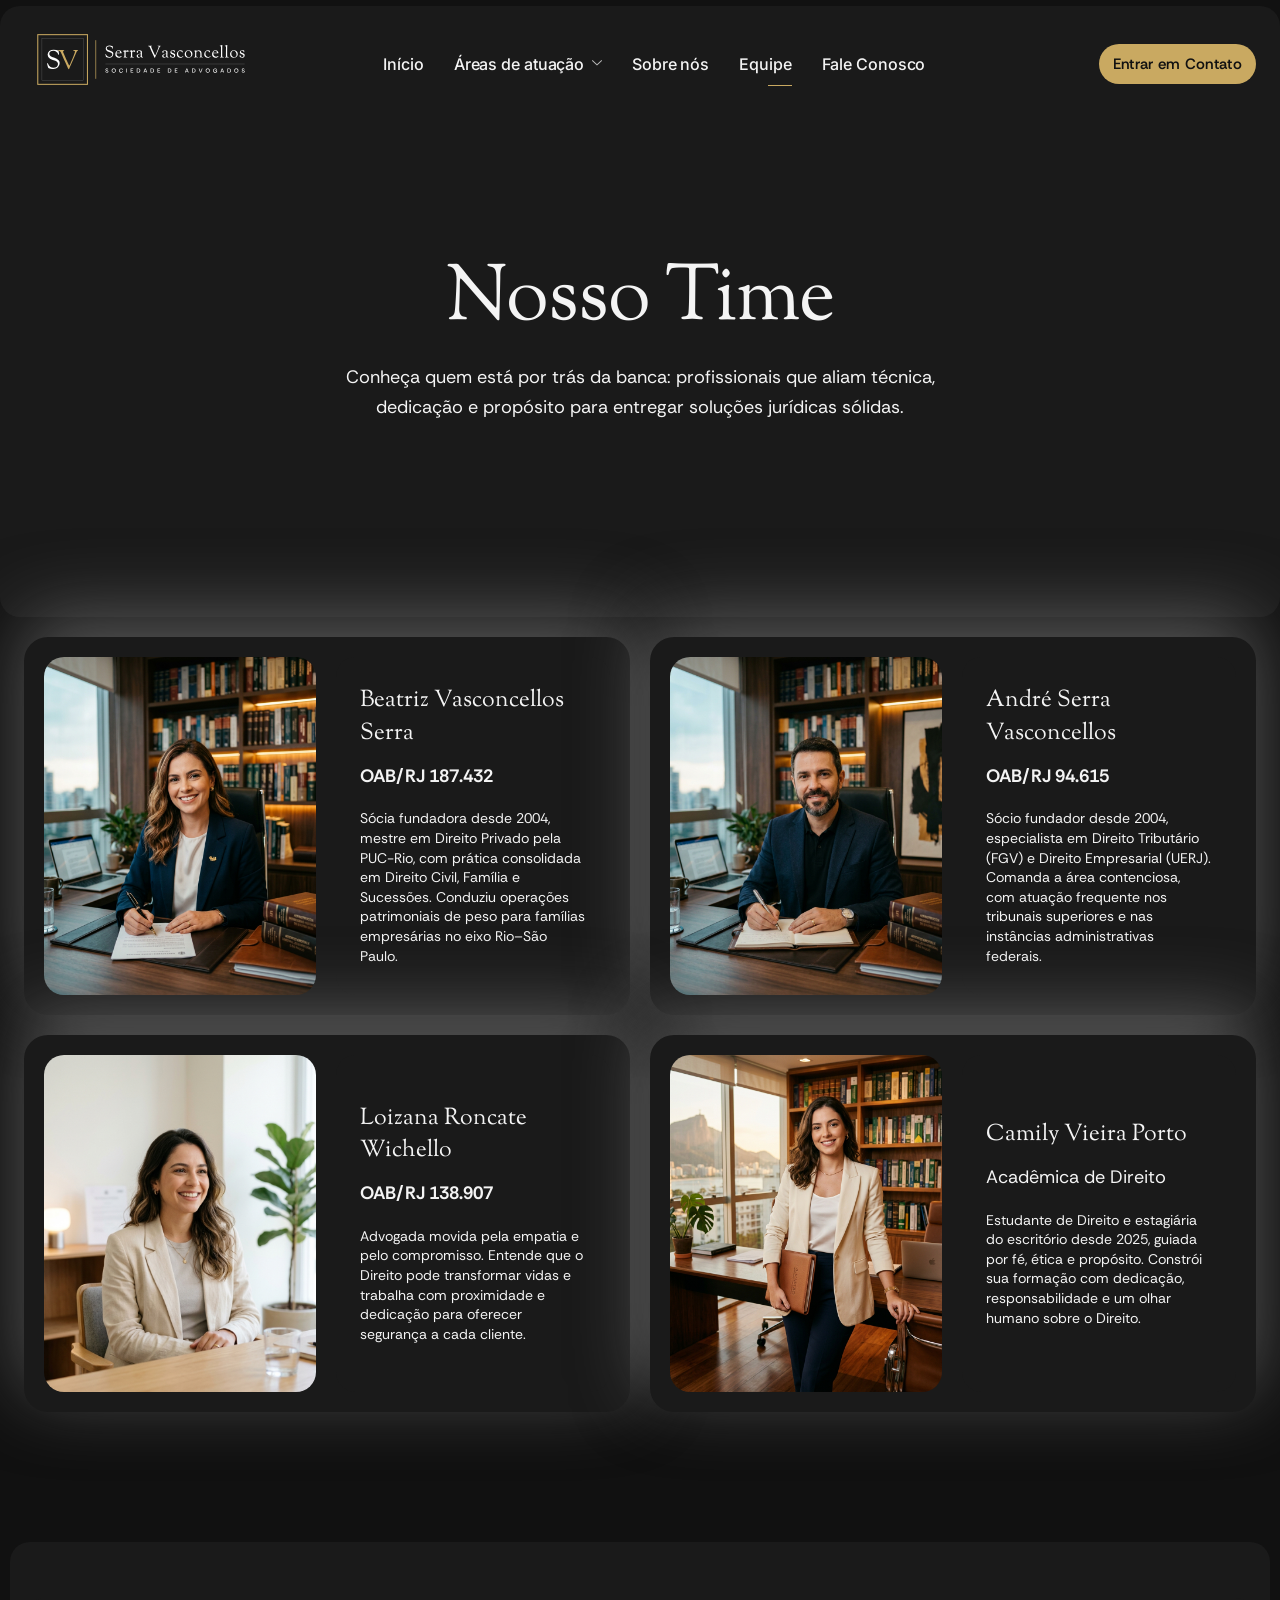
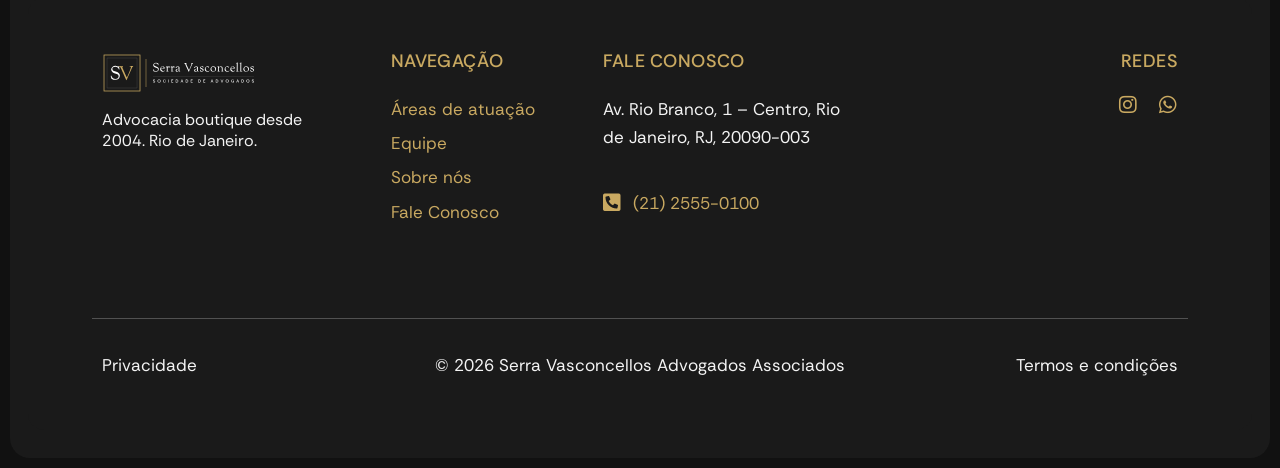
<file: equipe.html>
<!DOCTYPE html>
<html lang="pt-BR">
<head>
	<script src="./assets/js/sv-silence-stub-errors.js"></script>
	<script>try{if(!matchMedia('(prefers-reduced-motion: reduce)').matches)document.documentElement.classList.add('sv-motion')}catch(e){}</script>
	<meta charset="UTF-8">
		<title>Equipe &#8211; Serra Vasconcellos</title>
<meta name="description" content="Conheça os sócios e associados de Serra Vasconcellos Advogados — advogados sêniores com atuação direta nas áreas cível, empresarial, trabalhista e tributária." />
<meta property="og:type" content="website" />
<meta property="og:url" content="https://clonedsite.vercel.app/equipe.html" />
<meta property="og:site_name" content="Serra Vasconcellos Advogados" />
<meta property="og:locale" content="pt_BR" />
<meta property="og:title" content="Equipe — Serra Vasconcellos" />
<meta property="og:description" content="Conheça os sócios e associados de Serra Vasconcellos Advogados — advogados sêniores com atuação direta nas áreas cível, empresarial, trabalhista e tributária." />
<meta property="og:image" content="https://clonedsite.vercel.app/assets/img/og-image.jpg" />
<meta property="og:image:width" content="1200" />
<meta property="og:image:height" content="630" />
<meta name="twitter:card" content="summary_large_image" />
<meta name="twitter:title" content="Equipe — Serra Vasconcellos" />
<meta name="twitter:description" content="Conheça os sócios e associados de Serra Vasconcellos Advogados — advogados sêniores com atuação direta nas áreas cível, empresarial, trabalhista e tributária." />
<meta name="twitter:image" content="https://clonedsite.vercel.app/assets/img/og-image.jpg" />
<meta name='robots' content='max-image-preview:large' />
<style id="wp-img-auto-sizes-contain-inline-css">
img:is([sizes=auto i],[sizes^="auto," i]){contain-intrinsic-size:3000px 1500px}
/*# sourceURL=wp-img-auto-sizes-contain-inline-css */
</style>
<link rel='stylesheet' id='font-awesome-5-all-css' href='./assets/css/all.min.css' media='all' />
<link rel='stylesheet' id='font-awesome-4-shim-css' href='./assets/css/v4-shims.min.css' media='all' />
<style id="wp-emoji-styles-inline-css">

	img.wp-smiley, img.emoji {
		display: inline !important;
		border: none !important;
		box-shadow: none !important;
		height: 1em !important;
		width: 1em !important;
		margin: 0 0.07em !important;
		vertical-align: -0.1em !important;
		background: none !important;
		padding: 0 !important;
	}
/*# sourceURL=wp-emoji-styles-inline-css */
</style>
<style id="global-styles-inline-css">
:root{--wp--preset--aspect-ratio--square: 1;--wp--preset--aspect-ratio--4-3: 4/3;--wp--preset--aspect-ratio--3-4: 3/4;--wp--preset--aspect-ratio--3-2: 3/2;--wp--preset--aspect-ratio--2-3: 2/3;--wp--preset--aspect-ratio--16-9: 16/9;--wp--preset--aspect-ratio--9-16: 9/16;--wp--preset--color--black: #000000;--wp--preset--color--cyan-bluish-gray: #abb8c3;--wp--preset--color--white: #ffffff;--wp--preset--color--pale-pink: #f78da7;--wp--preset--color--vivid-red: #cf2e2e;--wp--preset--color--luminous-vivid-orange: #ff6900;--wp--preset--color--luminous-vivid-amber: #fcb900;--wp--preset--color--light-green-cyan: #7bdcb5;--wp--preset--color--vivid-green-cyan: #00d084;--wp--preset--color--pale-cyan-blue: #8ed1fc;--wp--preset--color--vivid-cyan-blue: #0693e3;--wp--preset--color--vivid-purple: #9b51e0;--wp--preset--gradient--vivid-cyan-blue-to-vivid-purple: linear-gradient(135deg,rgb(6,147,227) 0%,rgb(155,81,224) 100%);--wp--preset--gradient--light-green-cyan-to-vivid-green-cyan: linear-gradient(135deg,rgb(122,220,180) 0%,rgb(0,208,130) 100%);--wp--preset--gradient--luminous-vivid-amber-to-luminous-vivid-orange: linear-gradient(135deg,rgb(252,185,0) 0%,rgb(255,105,0) 100%);--wp--preset--gradient--luminous-vivid-orange-to-vivid-red: linear-gradient(135deg,rgb(255,105,0) 0%,rgb(207,46,46) 100%);--wp--preset--gradient--very-light-gray-to-cyan-bluish-gray: linear-gradient(135deg,rgb(238,238,238) 0%,rgb(169,184,195) 100%);--wp--preset--gradient--cool-to-warm-spectrum: linear-gradient(135deg,rgb(74,234,220) 0%,rgb(151,120,209) 20%,rgb(207,42,186) 40%,rgb(238,44,130) 60%,rgb(251,105,98) 80%,rgb(254,248,76) 100%);--wp--preset--gradient--blush-light-purple: linear-gradient(135deg,rgb(255,206,236) 0%,rgb(152,150,240) 100%);--wp--preset--gradient--blush-bordeaux: linear-gradient(135deg,rgb(254,205,165) 0%,rgb(254,45,45) 50%,rgb(107,0,62) 100%);--wp--preset--gradient--luminous-dusk: linear-gradient(135deg,rgb(255,203,112) 0%,rgb(199,81,192) 50%,rgb(65,88,208) 100%);--wp--preset--gradient--pale-ocean: linear-gradient(135deg,rgb(255,245,203) 0%,rgb(182,227,212) 50%,rgb(51,167,181) 100%);--wp--preset--gradient--electric-grass: linear-gradient(135deg,rgb(202,248,128) 0%,rgb(113,206,126) 100%);--wp--preset--gradient--midnight: linear-gradient(135deg,rgb(2,3,129) 0%,rgb(40,116,252) 100%);--wp--preset--font-size--small: 13px;--wp--preset--font-size--medium: 20px;--wp--preset--font-size--large: 36px;--wp--preset--font-size--x-large: 42px;--wp--preset--spacing--20: 0.44rem;--wp--preset--spacing--30: 0.67rem;--wp--preset--spacing--40: 1rem;--wp--preset--spacing--50: 1.5rem;--wp--preset--spacing--60: 2.25rem;--wp--preset--spacing--70: 3.38rem;--wp--preset--spacing--80: 5.06rem;--wp--preset--shadow--natural: 6px 6px 9px rgba(0, 0, 0, 0.2);--wp--preset--shadow--deep: 12px 12px 50px rgba(0, 0, 0, 0.4);--wp--preset--shadow--sharp: 6px 6px 0px rgba(0, 0, 0, 0.2);--wp--preset--shadow--outlined: 6px 6px 0px -3px rgb(255, 255, 255), 6px 6px rgb(0, 0, 0);--wp--preset--shadow--crisp: 6px 6px 0px rgb(0, 0, 0);}:root { --wp--style--global--content-size: 800px;--wp--style--global--wide-size: 1200px; }:where(body) { margin: 0; }.wp-site-blocks > .alignleft { float: left; margin-right: 2em; }.wp-site-blocks > .alignright { float: right; margin-left: 2em; }.wp-site-blocks > .aligncenter { justify-content: center; margin-left: auto; margin-right: auto; }:where(.wp-site-blocks) > * { margin-block-start: 24px; margin-block-end: 0; }:where(.wp-site-blocks) > :first-child { margin-block-start: 0; }:where(.wp-site-blocks) > :last-child { margin-block-end: 0; }:root { --wp--style--block-gap: 24px; }:root :where(.is-layout-flow) > :first-child{margin-block-start: 0;}:root :where(.is-layout-flow) > :last-child{margin-block-end: 0;}:root :where(.is-layout-flow) > *{margin-block-start: 24px;margin-block-end: 0;}:root :where(.is-layout-constrained) > :first-child{margin-block-start: 0;}:root :where(.is-layout-constrained) > :last-child{margin-block-end: 0;}:root :where(.is-layout-constrained) > *{margin-block-start: 24px;margin-block-end: 0;}:root :where(.is-layout-flex){gap: 24px;}:root :where(.is-layout-grid){gap: 24px;}.is-layout-flow > .alignleft{float: left;margin-inline-start: 0;margin-inline-end: 2em;}.is-layout-flow > .alignright{float: right;margin-inline-start: 2em;margin-inline-end: 0;}.is-layout-flow > .aligncenter{margin-left: auto !important;margin-right: auto !important;}.is-layout-constrained > .alignleft{float: left;margin-inline-start: 0;margin-inline-end: 2em;}.is-layout-constrained > .alignright{float: right;margin-inline-start: 2em;margin-inline-end: 0;}.is-layout-constrained > .aligncenter{margin-left: auto !important;margin-right: auto !important;}.is-layout-constrained > :where(:not(.alignleft):not(.alignright):not(.alignfull)){max-width: var(--wp--style--global--content-size);margin-left: auto !important;margin-right: auto !important;}.is-layout-constrained > .alignwide{max-width: var(--wp--style--global--wide-size);}body .is-layout-flex{display: flex;}.is-layout-flex{flex-wrap: wrap;align-items: center;}.is-layout-flex > :is(*, div){margin: 0;}body .is-layout-grid{display: grid;}.is-layout-grid > :is(*, div){margin: 0;}body{padding-top: 0px;padding-right: 0px;padding-bottom: 0px;padding-left: 0px;}:root :where(.wp-element-button, .wp-block-button__link){background-color: #32373c;border-width: 0;color: #fff;font-family: inherit;font-size: inherit;font-style: inherit;font-weight: inherit;letter-spacing: inherit;line-height: inherit;padding-top: calc(0.667em + 2px);padding-right: calc(1.333em + 2px);padding-bottom: calc(0.667em + 2px);padding-left: calc(1.333em + 2px);text-decoration: none;text-transform: inherit;}.has-black-color{color: var(--wp--preset--color--black) !important;}.has-cyan-bluish-gray-color{color: var(--wp--preset--color--cyan-bluish-gray) !important;}.has-white-color{color: var(--wp--preset--color--white) !important;}.has-pale-pink-color{color: var(--wp--preset--color--pale-pink) !important;}.has-vivid-red-color{color: var(--wp--preset--color--vivid-red) !important;}.has-luminous-vivid-orange-color{color: var(--wp--preset--color--luminous-vivid-orange) !important;}.has-luminous-vivid-amber-color{color: var(--wp--preset--color--luminous-vivid-amber) !important;}.has-light-green-cyan-color{color: var(--wp--preset--color--light-green-cyan) !important;}.has-vivid-green-cyan-color{color: var(--wp--preset--color--vivid-green-cyan) !important;}.has-pale-cyan-blue-color{color: var(--wp--preset--color--pale-cyan-blue) !important;}.has-vivid-cyan-blue-color{color: var(--wp--preset--color--vivid-cyan-blue) !important;}.has-vivid-purple-color{color: var(--wp--preset--color--vivid-purple) !important;}.has-black-background-color{background-color: var(--wp--preset--color--black) !important;}.has-cyan-bluish-gray-background-color{background-color: var(--wp--preset--color--cyan-bluish-gray) !important;}.has-white-background-color{background-color: var(--wp--preset--color--white) !important;}.has-pale-pink-background-color{background-color: var(--wp--preset--color--pale-pink) !important;}.has-vivid-red-background-color{background-color: var(--wp--preset--color--vivid-red) !important;}.has-luminous-vivid-orange-background-color{background-color: var(--wp--preset--color--luminous-vivid-orange) !important;}.has-luminous-vivid-amber-background-color{background-color: var(--wp--preset--color--luminous-vivid-amber) !important;}.has-light-green-cyan-background-color{background-color: var(--wp--preset--color--light-green-cyan) !important;}.has-vivid-green-cyan-background-color{background-color: var(--wp--preset--color--vivid-green-cyan) !important;}.has-pale-cyan-blue-background-color{background-color: var(--wp--preset--color--pale-cyan-blue) !important;}.has-vivid-cyan-blue-background-color{background-color: var(--wp--preset--color--vivid-cyan-blue) !important;}.has-vivid-purple-background-color{background-color: var(--wp--preset--color--vivid-purple) !important;}.has-black-border-color{border-color: var(--wp--preset--color--black) !important;}.has-cyan-bluish-gray-border-color{border-color: var(--wp--preset--color--cyan-bluish-gray) !important;}.has-white-border-color{border-color: var(--wp--preset--color--white) !important;}.has-pale-pink-border-color{border-color: var(--wp--preset--color--pale-pink) !important;}.has-vivid-red-border-color{border-color: var(--wp--preset--color--vivid-red) !important;}.has-luminous-vivid-orange-border-color{border-color: var(--wp--preset--color--luminous-vivid-orange) !important;}.has-luminous-vivid-amber-border-color{border-color: var(--wp--preset--color--luminous-vivid-amber) !important;}.has-light-green-cyan-border-color{border-color: var(--wp--preset--color--light-green-cyan) !important;}.has-vivid-green-cyan-border-color{border-color: var(--wp--preset--color--vivid-green-cyan) !important;}.has-pale-cyan-blue-border-color{border-color: var(--wp--preset--color--pale-cyan-blue) !important;}.has-vivid-cyan-blue-border-color{border-color: var(--wp--preset--color--vivid-cyan-blue) !important;}.has-vivid-purple-border-color{border-color: var(--wp--preset--color--vivid-purple) !important;}.has-vivid-cyan-blue-to-vivid-purple-gradient-background{background: var(--wp--preset--gradient--vivid-cyan-blue-to-vivid-purple) !important;}.has-light-green-cyan-to-vivid-green-cyan-gradient-background{background: var(--wp--preset--gradient--light-green-cyan-to-vivid-green-cyan) !important;}.has-luminous-vivid-amber-to-luminous-vivid-orange-gradient-background{background: var(--wp--preset--gradient--luminous-vivid-amber-to-luminous-vivid-orange) !important;}.has-luminous-vivid-orange-to-vivid-red-gradient-background{background: var(--wp--preset--gradient--luminous-vivid-orange-to-vivid-red) !important;}.has-very-light-gray-to-cyan-bluish-gray-gradient-background{background: var(--wp--preset--gradient--very-light-gray-to-cyan-bluish-gray) !important;}.has-cool-to-warm-spectrum-gradient-background{background: var(--wp--preset--gradient--cool-to-warm-spectrum) !important;}.has-blush-light-purple-gradient-background{background: var(--wp--preset--gradient--blush-light-purple) !important;}.has-blush-bordeaux-gradient-background{background: var(--wp--preset--gradient--blush-bordeaux) !important;}.has-luminous-dusk-gradient-background{background: var(--wp--preset--gradient--luminous-dusk) !important;}.has-pale-ocean-gradient-background{background: var(--wp--preset--gradient--pale-ocean) !important;}.has-electric-grass-gradient-background{background: var(--wp--preset--gradient--electric-grass) !important;}.has-midnight-gradient-background{background: var(--wp--preset--gradient--midnight) !important;}.has-small-font-size{font-size: var(--wp--preset--font-size--small) !important;}.has-medium-font-size{font-size: var(--wp--preset--font-size--medium) !important;}.has-large-font-size{font-size: var(--wp--preset--font-size--large) !important;}.has-x-large-font-size{font-size: var(--wp--preset--font-size--x-large) !important;}
:root :where(.wp-block-icon svg){width: 24px;}
:root :where(.wp-block-pullquote){font-size: 1.5em;line-height: 1.6;}
/*# sourceURL=global-styles-inline-css */
</style>
<link rel='stylesheet' id='cute-alert-css' href='./assets/css/style.css' media='all' />
<link rel='stylesheet' id='text-editor-style-css' href='./assets/css/text-editor.css' media='all' />
<link rel='stylesheet' id='hello-elementor-css' href='./assets/css/reset.css' media='all' />
<link rel='stylesheet' id='hello-elementor-theme-style-css' href='./assets/css/theme.css' media='all' />
<link rel='stylesheet' id='hello-elementor-header-footer-css' href='./assets/css/header-footer.css' media='all' />
<link rel='stylesheet' id='elementor-frontend-css' href='./assets/css/custom-frontend.min.css' media='all' />
<link rel='stylesheet' id='elementor-post-127-css' href='./assets/css/post-127.css' media='all' />
<link rel='stylesheet' id='elementor-icons-css' href='./assets/css/elementor-icons.min.css' media='all' />
<link rel='stylesheet' id='e-animation-fadeInDown-css' href='./assets/css/fadeInDown.min.css' media='all' />
<link rel='stylesheet' id='e-animation-fadeInUp-css' href='./assets/css/fadeInUp.min.css' media='all' />
<link rel='stylesheet' id='widget-heading-css' href='./assets/css/widget-heading.min.css' media='all' />
<link rel='stylesheet' id='widget-image-css' href='./assets/css/widget-image.min.css' media='all' />
<link rel='stylesheet' id='widget-icon-list-css' href='./assets/css/custom-widget-icon-list.min.css' media='all' />
<link rel='stylesheet' id='widget-social-icons-css' href='./assets/css/widget-social-icons.min.css' media='all' />
<link rel='stylesheet' id='e-apple-webkit-css' href='./assets/css/custom-apple-webkit.min.css' media='all' />
<link rel='stylesheet' id='widget-divider-css' href='./assets/css/widget-divider.min.css' media='all' />
<link rel='stylesheet' id='elementor-post-476-css' href='./assets/css/post-476.css' media='all' />
<link rel='stylesheet' id='ekit-widget-styles-css' href='./assets/css/widget-styles.css' media='all' />
<link rel='stylesheet' id='ekit-responsive-css' href='./assets/css/responsive.css' media='all' />




<link rel='stylesheet' id='elementor-icons-ekiticons-css' href='./assets/css/ekiticons.css' media='all' />
<link rel='stylesheet' id='elementor-icons-shared-0-css' href='./assets/css/fontawesome.min.css' media='all' />
<link rel='stylesheet' id='elementor-icons-fa-solid-css' href='./assets/css/solid.min.css' media='all' />
<link rel='stylesheet' id='elementor-icons-fa-brands-css' href='./assets/css/brands.min.css' media='all' />
<script type='text/javascript'>
		var elementskit = {
			resturl: 'https://serravasconcellos.com.br/wp-json/elementskit/v1/',
		}

		</script><script id="font-awesome-4-shim-js" src="./assets/js/v4-shims.min.js"></script>
<script id="jquery-core-js" src="./assets/js/jquery.min.js"></script>
<script id="jquery-migrate-js" src="./assets/js/jquery-migrate.min.js"></script>
<link rel="canonical" href="https://clonedsite.vercel.app/equipe.html" />
<style>
				.e-con.e-parent:nth-of-type(n+4):not(.e-lazyloaded):not(.e-no-lazyload),
				.e-con.e-parent:nth-of-type(n+4):not(.e-lazyloaded):not(.e-no-lazyload) * {
					background-image: none !important;
				}
				@media screen and (max-height: 1024px) {
					.e-con.e-parent:nth-of-type(n+3):not(.e-lazyloaded):not(.e-no-lazyload),
					.e-con.e-parent:nth-of-type(n+3):not(.e-lazyloaded):not(.e-no-lazyload) * {
						background-image: none !important;
					}
				}
				@media screen and (max-height: 640px) {
					.e-con.e-parent:nth-of-type(n+2):not(.e-lazyloaded):not(.e-no-lazyload),
					.e-con.e-parent:nth-of-type(n+2):not(.e-lazyloaded):not(.e-no-lazyload) * {
						background-image: none !important;
					}
				}
			</style>
<link rel="icon" type="image/x-icon" href="./favicon.ico" />
<link rel="icon" type="image/png" sizes="32x32" href="./assets/img/favicon-32.png" />
<link rel="icon" type="image/png" sizes="16x16" href="./assets/img/favicon-16.png" />
<link rel="apple-touch-icon" sizes="180x180" href="./assets/img/apple-touch-icon.png" />
<meta name="msapplication-TileImage" content="https://clonedsite.vercel.app/assets/img/favicon-512.png" />
<meta name="theme-color" content="#111111" />
	<meta name="viewport" content="width=device-width, initial-scale=1.0, viewport-fit=cover" />  <link rel="stylesheet" href="./assets/css/google-fonts.css" />
<link rel="stylesheet" href="./assets/css/overrides.css?v=20261022" media="all" />
</head>
<body class="wp-singular page-template page-template-elementor_canvas page page-id-476 wp-embed-responsive wp-theme-hello-elementor hello-elementor-default elementor-default elementor-template-canvas elementor-kit-127 elementor-page elementor-page-476">
			<div data-elementor-type="wp-page" data-elementor-id="476" class="elementor elementor-476" data-elementor-post-type="page">
				<div class="elementor-element elementor-element-d8cbac7 e-flex e-con-boxed e-con e-parent" data-id="d8cbac7" data-element_type="container" data-e-type="container">
					<div class="e-con-inner">
		<div class="elementor-element elementor-element-fdcdd3e e-con-full e-flex e-con e-child" data-id="fdcdd3e" data-element_type="container" data-e-type="container">
				<div class="elementor-element elementor-element-8055435 elementor-view-default elementor-widget elementor-widget-icon" data-id="8055435" data-element_type="widget" data-e-type="widget" data-widget_type="icon.default">
				<div class="elementor-widget-container">
							<div class="elementor-icon-wrapper">
			<a class="elementor-icon" href="./index.html">
			<svg xmlns="http://www.w3.org/2000/svg" width="160.1" height="52" viewBox="0 0 307.84 100" fill="none" role="img" aria-label="Serra Vasconcellos Advogados"><rect x="4" y="14" width="72" height="72" fill="none" stroke="#C9A961" stroke-width="1.5"/><rect x="10" y="20" width="60" height="60" fill="none" stroke="#FFFFFF" stroke-width="0.5" opacity="0.35"/><path fill="#FFFFFF" d="M32.57 36.97 33.45 36.66Q33.94 36.66 34.02 36.97Q34.82 41.56 34.82 42.38Q34.82 43.2 34.28 43.2Q33.94 43.2 33.62 42.38Q33.3 41.56 32.86 40.88Q32.42 40.2 32.23 40.01Q32.04 39.82 31.24 39.09Q29.19 37.27 26.55 37.27Q23.91 37.27 22.31 38.41Q20.72 39.55 20.72 41.37Q20.72 43.2 21.65 44.3Q22.58 45.4 24.14 46.01Q25.7 46.62 27.41 47.15Q32 48.59 34.21 50.91Q35.73 52.55 35.73 54.98Q35.73 58.97 33.18 61.31Q30.64 63.64 26.87 63.64Q24.25 63.64 22.66 63.36Q21.06 63.07 19.39 62.2Q18.89 61.89 18.21 59.23Q17.53 56.57 17.53 55.91Q17.53 55.24 18.04 55.24Q18.55 55.24 18.67 55.62Q20.07 59.01 21.97 60.41Q24.02 61.97 26.93 61.97Q29.84 61.97 31.57 60.47Q33.3 58.97 33.3 56.54Q33.3 54.75 32.12 53.55Q30.94 52.36 29.42 51.82Q23.76 49.92 21.74 48.75Q18.29 46.69 18.29 43.24Q18.29 39.78 20.74 37.75Q23.19 35.71 27.1 35.71Q28.55 35.71 30.54 36.34Q32.54 36.97 32.57 36.97Z"/><path fill="#C9A961" d="M58.37 36.21 61.75 36.13Q62.47 36.13 62.47 36.66Q62.47 37.08 61.64 37.46Q61.3 37.61 60.84 38.11Q60.38 38.6 60.04 39.4L51.57 58.7Q50.66 60.75 50.01 62.33Q49.36 63.91 49.25 64.1Q49.14 64.29 48.95 64.29Q48.26 64.29 47.26 61.74Q46.25 59.2 44.06 54.45Q41.88 49.7 40.7 47.04Q39.52 44.38 39.01 43.12Q38.5 41.87 38.04 40.88Q37.36 39.25 36.79 38.62Q36.22 37.99 35.51 37.69Q34.81 37.38 34.39 37.38Q33.33 37.46 33.33 36.7Q33.33 36.17 34.39 36.17L38.57 36.32L41.04 36.24Q41.92 36.24 42.11 36.32Q42.3 36.4 42.3 36.64Q42.3 36.89 41.92 37.08Q40.74 37.69 40.74 38.32Q40.74 38.94 40.87 39.46Q41 39.97 41.46 41.03Q41.92 42.1 42.39 43.16Q42.87 44.22 43.95 46.6Q45.03 48.97 46.06 51.29Q49.25 58.63 49.86 58.63Q50.05 58.63 52.04 54.03Q54.04 49.43 55.98 44.41Q57.91 39.4 57.91 38.64Q57.91 37.88 57.48 37.55Q57.04 37.23 56.55 37.16Q55.18 37 55.18 36.55Q55.18 36.28 55.31 36.23Q55.44 36.17 55.98 36.17Z"/><line x1="88" y1="22" x2="88" y2="78" stroke="#C9A961" stroke-width="1"/><path fill="#FFFFFF" d="M111.5 30.46 112.06 30.27Q112.37 30.27 112.42 30.46Q112.92 33.37 112.92 33.88Q112.92 34.4 112.58 34.4Q112.37 34.4 112.16 33.88Q111.96 33.37 111.68 32.94Q111.41 32.5 111.29 32.38Q111.17 32.26 110.66 31.81Q109.37 30.66 107.7 30.66Q106.03 30.66 105.02 31.38Q104.02 32.1 104.02 33.25Q104.02 34.4 104.6 35.1Q105.19 35.79 106.18 36.18Q107.16 36.56 108.24 36.9Q111.14 37.81 112.54 39.27Q113.5 40.3 113.5 41.84Q113.5 44.36 111.89 45.84Q110.28 47.31 107.9 47.31Q106.25 47.31 105.24 47.13Q104.23 46.95 103.18 46.4Q102.86 46.21 102.43 44.53Q102 42.85 102 42.43Q102 42.01 102.32 42.01Q102.65 42.01 102.72 42.25Q103.61 44.38 104.81 45.27Q106.1 46.26 107.94 46.26Q109.78 46.26 110.87 45.31Q111.96 44.36 111.96 42.82Q111.96 41.7 111.22 40.94Q110.47 40.18 109.51 39.85Q105.94 38.65 104.66 37.9Q102.48 36.61 102.48 34.42Q102.48 32.24 104.03 30.96Q105.58 29.67 108.05 29.67Q108.96 29.67 110.22 30.07Q111.48 30.46 111.5 30.46ZM121.2 36.63Q122.2 36.63 123.03 36.99Q123.86 37.35 124.32 37.87Q124.77 38.38 125.08 38.96Q125.61 39.94 125.61 40.45Q125.61 40.88 124.63 40.88H118.46Q118.27 40.88 118.23 40.92Q118.2 40.95 118.2 41.14Q118.2 43.4 119.41 44.7Q120.62 45.99 122.25 45.99Q123.26 45.99 124.3 45.45Q125.35 44.91 125.4 44.91Q125.64 44.91 125.64 45.13Q125.64 45.42 125.11 45.91Q124.58 46.4 124.1 46.71Q122.95 47.46 121.39 47.46Q119.28 47.46 117.8 46.16Q116.32 44.86 116.32 42.4Q116.32 39.94 117.68 38.29Q119.04 36.63 121.2 36.63ZM118.65 40.3 122.88 40.16Q123.21 40.16 123.3 40.1Q123.38 40.04 123.38 39.87Q123.38 39.15 122.71 38.19Q122.04 37.23 120.84 37.23Q119.64 37.23 118.99 38.18Q118.34 39.13 118.34 39.97Q118.34 40.3 118.65 40.3ZM128.32 38.29 128.06 38.26Q127.6 38.26 127.6 37.88Q127.6 37.62 127.92 37.48Q128.25 37.35 129.12 37.08Q130 36.8 130.5 36.57Q131.01 36.34 131.1 36.34Q131.42 36.34 131.42 36.82L131.39 37.47Q131.39 38.34 131.45 38.42Q131.51 38.5 131.57 38.5Q131.63 38.5 131.94 38.02Q132.26 37.54 132.83 37.05Q133.41 36.56 133.97 36.56Q134.54 36.56 135.14 36.96Q135.74 37.35 135.74 37.75Q135.74 38.14 135.54 38.48Q135.21 39.06 134.92 39.06Q134.73 39.06 134.24 38.77Q133.74 38.48 133.1 38.48Q132.45 38.48 131.88 39.01Q131.32 39.54 131.32 39.97V42.46L131.34 44.55L131.37 44.98Q131.37 45.49 131.7 45.85Q132.04 46.21 132.34 46.26Q132.64 46.3 132.86 46.33Q133.07 46.35 133.19 46.36Q133.31 46.38 133.46 46.42Q133.72 46.47 133.72 46.77Q133.72 47.07 133.43 47.07L131.39 46.95L128.9 47.07Q128.46 47.07 128.42 46.98Q128.37 46.88 128.37 46.78Q128.37 46.47 128.68 46.38Q129.3 46.23 129.44 45.76Q129.57 45.3 129.57 43.76L129.54 39.9L129.52 39.18Q129.52 38.91 129.45 38.74Q129.26 38.29 128.32 38.29ZM137.82 38.29 137.56 38.26Q137.1 38.26 137.1 37.88Q137.1 37.62 137.42 37.48Q137.75 37.35 138.62 37.08Q139.5 36.8 140 36.57Q140.51 36.34 140.6 36.34Q140.92 36.34 140.92 36.82L140.89 37.47Q140.89 38.34 140.95 38.42Q141.01 38.5 141.07 38.5Q141.13 38.5 141.44 38.02Q141.76 37.54 142.33 37.05Q142.91 36.56 143.47 36.56Q144.04 36.56 144.64 36.96Q145.24 37.35 145.24 37.75Q145.24 38.14 145.04 38.48Q144.71 39.06 144.42 39.06Q144.23 39.06 143.74 38.77Q143.24 38.48 142.6 38.48Q141.95 38.48 141.38 39.01Q140.82 39.54 140.82 39.97V42.46L140.84 44.55L140.87 44.98Q140.87 45.49 141.2 45.85Q141.54 46.21 141.84 46.26Q142.14 46.3 142.36 46.33Q142.57 46.35 142.69 46.36Q142.81 46.38 142.96 46.42Q143.22 46.47 143.22 46.77Q143.22 47.07 142.93 47.07L140.89 46.95L138.4 47.07Q137.96 47.07 137.92 46.98Q137.87 46.88 137.87 46.78Q137.87 46.47 138.18 46.38Q138.8 46.23 138.94 45.76Q139.07 45.3 139.07 43.76L139.04 39.9L139.02 39.18Q139.02 38.91 138.95 38.74Q138.76 38.29 137.82 38.29ZM150.06 47.36Q147.22 47.36 147.22 44.96Q147.22 43.23 148.66 42.58Q149.86 42.08 152.34 41.67Q152.41 41.65 152.53 41.64Q152.65 41.62 152.78 41.6Q152.91 41.58 152.98 41.55Q153.15 41.48 153.15 41.22L153.2 39.97Q153.2 38.6 152.41 37.99Q151.62 37.38 150.87 37.38Q149.14 37.38 149.14 38.82L149.24 39.68Q149.24 40.16 148.81 40.16Q148.47 40.16 148.06 40.04Q147.32 39.8 147.32 39.22Q147.32 38.29 148.58 37.44Q149.84 36.58 151.11 36.58Q152.38 36.58 153.1 36.82Q153.82 37.06 154.17 37.36Q154.52 37.66 154.71 38.17Q154.95 38.77 154.95 40.05Q154.95 41.34 154.89 42.33Q154.83 43.33 154.83 44.14Q154.83 44.96 155.02 45.48Q155.22 45.99 155.48 46.14Q155.74 46.28 156.01 46.3Q156.66 46.35 156.66 46.69Q156.66 47.19 155.14 47.19Q154.52 47.19 154.08 46.86Q153.63 46.52 153.44 46.2Q153.25 45.87 153.22 45.87Q153.2 45.87 153.03 46.03Q152.86 46.18 152.56 46.4Q152.26 46.62 151.88 46.83Q150.99 47.36 150.06 47.36ZM152.98 42.01 152.74 42.06Q152.19 42.15 152.05 42.18Q151.9 42.2 151.38 42.32Q150.85 42.44 150.64 42.54Q150.44 42.63 150.07 42.84Q149.7 43.04 149.53 43.26Q149.1 43.93 149.1 44.67Q149.1 45.42 149.58 45.91Q150.06 46.4 150.81 46.4Q151.57 46.4 152.01 46.21Q152.46 46.02 152.67 45.78Q152.89 45.54 153.01 45.13Q153.15 44.67 153.15 43.95V42.22Q153.15 42.01 152.98 42.01ZM179.54 29.98 181.68 29.94Q182.14 29.94 182.14 30.27Q182.14 30.54 181.61 30.78Q181.39 30.87 181.1 31.18Q180.82 31.5 180.6 32L175.25 44.19Q174.67 45.49 174.26 46.48Q173.86 47.48 173.78 47.6Q173.71 47.72 173.59 47.72Q173.16 47.72 172.52 46.11Q171.89 44.5 170.51 41.5Q169.13 38.5 168.38 36.82Q167.64 35.14 167.32 34.35Q166.99 33.56 166.7 32.94Q166.27 31.9 165.91 31.51Q165.55 31.11 165.11 30.92Q164.66 30.73 164.4 30.73Q163.73 30.78 163.73 30.3Q163.73 29.96 164.4 29.96L167.04 30.06L168.6 30.01Q169.15 30.01 169.27 30.06Q169.39 30.1 169.39 30.26Q169.39 30.42 169.15 30.54Q168.41 30.92 168.41 31.32Q168.41 31.71 168.49 32.04Q168.58 32.36 168.86 33.03Q169.15 33.7 169.45 34.38Q169.75 35.05 170.44 36.55Q171.12 38.05 171.77 39.51Q173.78 44.14 174.17 44.14Q174.29 44.14 175.55 41.24Q176.81 38.34 178.03 35.17Q179.26 32 179.26 31.52Q179.26 31.04 178.98 30.84Q178.7 30.63 178.39 30.58Q177.53 30.49 177.53 30.2Q177.53 30.03 177.61 30Q177.7 29.96 178.03 29.96ZM187.1 47.36Q184.27 47.36 184.27 44.96Q184.27 43.23 185.71 42.58Q186.91 42.08 189.38 41.67Q189.45 41.65 189.57 41.64Q189.69 41.62 189.82 41.6Q189.96 41.58 190.03 41.55Q190.2 41.48 190.2 41.22L190.24 39.97Q190.24 38.6 189.45 37.99Q188.66 37.38 187.92 37.38Q186.19 37.38 186.19 38.82L186.28 39.68Q186.28 40.16 185.85 40.16Q185.52 40.16 185.11 40.04Q184.36 39.8 184.36 39.22Q184.36 38.29 185.62 37.44Q186.88 36.58 188.16 36.58Q189.43 36.58 190.15 36.82Q190.87 37.06 191.22 37.36Q191.56 37.66 191.76 38.17Q192 38.77 192 40.05Q192 41.34 191.94 42.33Q191.88 43.33 191.88 44.14Q191.88 44.96 192.07 45.48Q192.26 45.99 192.52 46.14Q192.79 46.28 193.05 46.3Q193.7 46.35 193.7 46.69Q193.7 47.19 192.19 47.19Q191.56 47.19 191.12 46.86Q190.68 46.52 190.48 46.2Q190.29 45.87 190.27 45.87Q190.24 45.87 190.08 46.03Q189.91 46.18 189.61 46.4Q189.31 46.62 188.92 46.83Q188.04 47.36 187.1 47.36ZM190.03 42.01 189.79 42.06Q189.24 42.15 189.09 42.18Q188.95 42.2 188.42 42.32Q187.89 42.44 187.69 42.54Q187.48 42.63 187.11 42.84Q186.74 43.04 186.57 43.26Q186.14 43.93 186.14 44.67Q186.14 45.42 186.62 45.91Q187.1 46.4 187.86 46.4Q188.61 46.4 189.06 46.21Q189.5 46.02 189.72 45.78Q189.93 45.54 190.05 45.13Q190.2 44.67 190.2 43.95V42.22Q190.2 42.01 190.03 42.01ZM202.55 37.38 202.65 38.82Q202.65 39.22 202.55 39.37Q202.46 39.51 202.28 39.51Q202.1 39.51 201.89 39.16Q201.69 38.82 201.44 38.41Q201.18 38 200.62 37.65Q200.06 37.3 199.34 37.3Q198.62 37.3 198.16 37.65Q197.7 38 197.7 38.41Q197.7 38.82 197.78 39.07Q197.85 39.32 198.03 39.51Q198.21 39.7 198.34 39.84Q198.47 39.97 198.78 40.11Q199.1 40.26 199.25 40.32Q199.41 40.38 199.77 40.52Q201.95 41.29 202.58 42.02Q203.2 42.75 203.2 44.12Q203.2 45.49 201.93 46.64Q201.06 47.38 199.55 47.38Q198.52 47.38 197.25 46.88Q196.89 46.74 196.83 46.72Q196.77 46.71 196.64 46.66Q196.5 46.62 196.44 46.6Q196.38 46.59 196.29 46.54Q196.19 46.5 196.16 46.46Q196.12 46.42 196.07 46.35Q196 46.23 196 45.97V43.88Q196 43.62 196.11 43.44Q196.22 43.26 196.41 43.26Q196.6 43.26 196.68 43.36Q196.77 43.47 196.84 43.81Q196.91 44.14 196.98 44.29Q197.87 46.5 199.48 46.5Q200.22 46.5 200.9 46.1Q201.57 45.7 201.57 44.85Q201.57 44 201.02 43.47Q200.46 42.94 199.67 42.64Q198.88 42.34 198.09 42.02Q197.3 41.7 196.74 41.06Q196.19 40.42 196.19 39.46Q196.19 38.12 197.27 37.3Q198.35 36.49 199.65 36.49Q200.94 36.49 201.62 36.69Q202.29 36.9 202.42 37.06Q202.55 37.23 202.55 37.38ZM211.12 36.7Q211.96 36.7 212.93 36.94Q213.9 37.18 213.92 37.5Q213.97 38.07 213.97 38.88Q213.97 39.68 213.71 39.68Q213.47 39.68 213.28 39.37Q212.87 38.67 211.73 38.16Q210.59 37.64 209.72 37.64Q209.24 37.64 208.79 38Q208.33 38.36 208.04 38.79Q207.35 39.8 207.35 41.65Q207.35 43.5 208.54 44.88Q209.72 46.26 211.45 46.26Q212.29 46.26 213.01 45.94Q213.73 45.63 214.13 45.32Q214.52 45.01 214.62 45.01Q214.88 45.01 214.88 45.25Q214.88 45.49 214.38 45.98Q213.88 46.47 213.4 46.76Q212.22 47.5 210.52 47.5Q208.26 47.5 206.9 46.14Q205.55 44.77 205.55 42.43Q205.55 40.09 207.1 38.4Q208.64 36.7 211.12 36.7ZM222.26 47.43Q219.8 47.43 218.35 45.86Q216.9 44.29 216.9 42.1Q216.9 39.92 218.4 38.29Q219.9 36.66 222.36 36.66Q224.82 36.66 226.48 38.07Q228.15 39.49 228.15 42.01Q228.15 44.53 226.44 45.98Q224.72 47.43 222.26 47.43ZM221.98 37.3Q220.74 37.3 219.76 38.29Q218.79 39.27 218.79 41.53Q218.79 43.78 220.11 45.25Q221.43 46.71 222.96 46.71Q224.48 46.71 225.42 45.67Q226.35 44.62 226.35 42.61Q226.35 40.59 225.2 38.95Q224.05 37.3 221.98 37.3ZM235.54 47 233.79 46.9Q233.16 46.9 232.13 46.95L231.1 47Q230.74 47 230.74 46.78Q230.74 46.57 230.86 46.52Q230.98 46.47 231.16 46.45Q231.34 46.42 231.51 46.3Q231.96 46.02 232.01 44.56Q232.06 43.11 232.06 42.66V39.2Q232.06 38.43 231.78 38.17Q231.51 37.9 231.03 37.9H230.79Q230.33 37.9 230.33 37.64Q230.33 37.4 230.85 37.33Q231.36 37.26 231.66 37.17Q231.96 37.09 232.46 36.88Q232.95 36.68 233.25 36.54Q233.55 36.39 233.64 36.39H233.69Q233.91 36.39 233.91 36.68L233.86 37.71Q233.86 38.34 233.96 38.34Q234.05 38.34 234.15 38.22Q234.51 37.71 235.11 37.35Q236.19 36.68 237.17 36.68Q238.16 36.68 238.92 36.98Q239.69 37.28 240.12 37.72Q240.56 38.17 240.84 38.74Q241.32 39.7 241.32 40.71V40.95L241.35 42.22V44.67Q241.35 45.58 241.6 45.93Q241.85 46.28 242.81 46.42Q243.29 46.5 243.29 46.78Q243.29 47.02 242.81 47.02L240.84 46.9L239 47Q238.52 47 238.52 46.69Q238.52 46.47 238.8 46.4L239.12 46.33Q239.64 46.16 239.64 44.72V41.48Q239.64 39.63 238.73 38.68Q237.82 37.74 236.67 37.74Q235.52 37.74 234.75 38.29Q233.98 38.84 233.81 39.32Q233.64 39.8 233.64 42.99V43.9Q233.64 45.1 233.9 45.68Q234.15 46.26 235.01 46.33Q235.25 46.33 235.62 46.41Q236 46.5 236 46.69Q236 47 235.54 47ZM250.78 36.7Q251.62 36.7 252.59 36.94Q253.56 37.18 253.58 37.5Q253.63 38.07 253.63 38.88Q253.63 39.68 253.37 39.68Q253.13 39.68 252.94 39.37Q252.53 38.67 251.39 38.16Q250.25 37.64 249.38 37.64Q248.9 37.64 248.45 38Q247.99 38.36 247.7 38.79Q247.01 39.8 247.01 41.65Q247.01 43.5 248.2 44.88Q249.38 46.26 251.11 46.26Q251.95 46.26 252.67 45.94Q253.39 45.63 253.79 45.32Q254.18 45.01 254.28 45.01Q254.54 45.01 254.54 45.25Q254.54 45.49 254.04 45.98Q253.54 46.47 253.06 46.76Q251.88 47.5 250.18 47.5Q247.92 47.5 246.56 46.14Q245.21 44.77 245.21 42.43Q245.21 40.09 246.76 38.4Q248.3 36.7 250.78 36.7ZM261.43 36.63Q262.44 36.63 263.26 36.99Q264.09 37.35 264.55 37.87Q265 38.38 265.32 38.96Q265.84 39.94 265.84 40.45Q265.84 40.88 264.86 40.88H258.69Q258.5 40.88 258.46 40.92Q258.43 40.95 258.43 41.14Q258.43 43.4 259.64 44.7Q260.85 45.99 262.48 45.99Q263.49 45.99 264.54 45.45Q265.58 44.91 265.63 44.91Q265.87 44.91 265.87 45.13Q265.87 45.42 265.34 45.91Q264.81 46.4 264.33 46.71Q263.18 47.46 261.62 47.46Q259.51 47.46 258.03 46.16Q256.56 44.86 256.56 42.4Q256.56 39.94 257.91 38.29Q259.27 36.63 261.43 36.63ZM258.88 40.3 263.11 40.16Q263.44 40.16 263.53 40.1Q263.61 40.04 263.61 39.87Q263.61 39.15 262.94 38.19Q262.27 37.23 261.07 37.23Q259.87 37.23 259.22 38.18Q258.57 39.13 258.57 39.97Q258.57 40.3 258.88 40.3ZM269.49 42.39 269.58 32.19Q269.58 31.64 269.4 31.2Q269.22 30.75 269.01 30.66Q268.79 30.56 268.05 30.56Q267.78 30.56 267.78 30.39Q267.78 30.22 267.82 30.15Q267.86 30.08 267.98 30.02Q268.1 29.96 268.26 29.91Q268.96 29.77 269.7 29.41Q270.88 28.86 271.24 28.86Q271.53 28.86 271.53 29.31Q271.53 29.41 271.48 29.86Q271.34 31.28 271.34 32.96V34.3L271.29 37.5V44.65Q271.29 45.15 271.37 45.48Q271.46 45.8 271.92 46.1Q272.39 46.4 273.23 46.4Q273.35 46.4 273.45 46.52Q273.54 46.64 273.54 46.76Q273.54 47.1 272.8 47.1L270.38 46.93Q269.75 46.93 269.19 47.02Q268.62 47.12 268.44 47.12Q268.26 47.12 268.16 47.04Q268.05 46.95 268.05 46.82Q268.05 46.69 268.16 46.6Q268.26 46.52 268.5 46.47Q269.22 46.28 269.37 45.88Q269.51 45.49 269.51 44.79L269.49 44.17ZM276.68 42.39 276.78 32.19Q276.78 31.64 276.6 31.2Q276.42 30.75 276.2 30.66Q275.99 30.56 275.24 30.56Q274.98 30.56 274.98 30.39Q274.98 30.22 275.02 30.15Q275.05 30.08 275.17 30.02Q275.29 29.96 275.46 29.91Q276.16 29.77 276.9 29.41Q278.08 28.86 278.44 28.86Q278.72 28.86 278.72 29.31Q278.72 29.41 278.68 29.86Q278.53 31.28 278.53 32.96V34.3L278.48 37.5V44.65Q278.48 45.15 278.57 45.48Q278.65 45.8 279.12 46.1Q279.59 46.4 280.43 46.4Q280.55 46.4 280.64 46.52Q280.74 46.64 280.74 46.76Q280.74 47.1 280 47.1L277.57 46.93Q276.95 46.93 276.38 47.02Q275.82 47.12 275.64 47.12Q275.46 47.12 275.35 47.04Q275.24 46.95 275.24 46.82Q275.24 46.69 275.35 46.6Q275.46 46.52 275.7 46.47Q276.42 46.28 276.56 45.88Q276.71 45.49 276.71 44.79L276.68 44.17ZM288 47.43Q285.54 47.43 284.08 45.86Q282.63 44.29 282.63 42.1Q282.63 39.92 284.13 38.29Q285.63 36.66 288.09 36.66Q290.55 36.66 292.22 38.07Q293.89 39.49 293.89 42.01Q293.89 44.53 292.17 45.98Q290.46 47.43 288 47.43ZM287.72 37.3Q286.47 37.3 285.5 38.29Q284.53 39.27 284.53 41.53Q284.53 43.78 285.85 45.25Q287.17 46.71 288.69 46.71Q290.22 46.71 291.15 45.67Q292.09 44.62 292.09 42.61Q292.09 40.59 290.94 38.95Q289.78 37.3 287.72 37.3ZM303.2 37.38 303.29 38.82Q303.29 39.22 303.2 39.37Q303.1 39.51 302.92 39.51Q302.74 39.51 302.54 39.16Q302.33 38.82 302.08 38.41Q301.83 38 301.26 37.65Q300.7 37.3 299.98 37.3Q299.26 37.3 298.8 37.65Q298.35 38 298.35 38.41Q298.35 38.82 298.42 39.07Q298.49 39.32 298.67 39.51Q298.85 39.7 298.98 39.84Q299.12 39.97 299.43 40.11Q299.74 40.26 299.9 40.32Q300.05 40.38 300.41 40.52Q302.6 41.29 303.22 42.02Q303.84 42.75 303.84 44.12Q303.84 45.49 302.57 46.64Q301.71 47.38 300.2 47.38Q299.16 47.38 297.89 46.88Q297.53 46.74 297.47 46.72Q297.41 46.71 297.28 46.66Q297.15 46.62 297.09 46.6Q297.03 46.59 296.93 46.54Q296.84 46.5 296.8 46.46Q296.76 46.42 296.72 46.35Q296.64 46.23 296.64 45.97V43.88Q296.64 43.62 296.75 43.44Q296.86 43.26 297.05 43.26Q297.24 43.26 297.33 43.36Q297.41 43.47 297.48 43.81Q297.56 44.14 297.63 44.29Q298.52 46.5 300.12 46.5Q300.87 46.5 301.54 46.1Q302.21 45.7 302.21 44.85Q302.21 44 301.66 43.47Q301.11 42.94 300.32 42.64Q299.52 42.34 298.73 42.02Q297.94 41.7 297.39 41.06Q296.84 40.42 296.84 39.46Q296.84 38.12 297.92 37.3Q299 36.49 300.29 36.49Q301.59 36.49 302.26 36.69Q302.93 36.9 303.06 37.06Q303.2 37.23 303.2 37.38Z"/><line x1="102" y1="56.5" x2="303.84" y2="56.5" stroke="#FFFFFF" stroke-width="0.5" opacity="0.4"/><path fill="#FFFFFF" d="M104.22 69.1Q103.6 69.1 103.1 68.88Q102.6 68.66 102.3 68.24Q102.01 67.81 102 67.19H102.96Q102.97 67.7 103.31 68.02Q103.65 68.33 104.22 68.33Q104.71 68.33 105.03 68.1Q105.34 67.86 105.34 67.44Q105.34 67.18 105.25 67.01Q105.16 66.84 104.97 66.71Q104.78 66.59 104.46 66.47Q104.15 66.35 103.68 66.2Q103.17 66.02 102.83 65.79Q102.5 65.56 102.34 65.26Q102.18 64.95 102.18 64.56Q102.17 64.01 102.43 63.64Q102.7 63.26 103.14 63.07Q103.59 62.88 104.13 62.88Q104.68 62.88 105.13 63.07Q105.57 63.27 105.84 63.65Q106.11 64.03 106.12 64.58H105.15Q105.15 64.19 104.86 63.92Q104.58 63.65 104.1 63.65Q103.69 63.64 103.41 63.86Q103.13 64.07 103.13 64.49Q103.13 64.78 103.29 64.96Q103.45 65.14 103.78 65.28Q104.11 65.41 104.6 65.59Q104.92 65.69 105.22 65.83Q105.53 65.96 105.77 66.17Q106.01 66.37 106.15 66.66Q106.3 66.95 106.3 67.38Q106.3 67.92 106.02 68.31Q105.74 68.69 105.27 68.9Q104.8 69.1 104.22 69.1ZM114.11 69.1Q113.46 69.1 112.91 68.88Q112.36 68.65 111.95 68.24Q111.54 67.83 111.32 67.25Q111.09 66.68 111.09 65.99Q111.09 65.3 111.32 64.73Q111.54 64.15 111.95 63.74Q112.36 63.33 112.91 63.1Q113.46 62.88 114.11 62.88Q114.76 62.88 115.31 63.1Q115.86 63.32 116.27 63.73Q116.68 64.14 116.9 64.72Q117.13 65.29 117.13 65.99Q117.13 66.69 116.9 67.26Q116.68 67.84 116.27 68.25Q115.86 68.66 115.31 68.88Q114.76 69.1 114.11 69.1ZM114.11 68.29Q114.7 68.29 115.18 68.01Q115.65 67.74 115.92 67.22Q116.19 66.71 116.19 65.99Q116.19 65.26 115.92 64.75Q115.65 64.23 115.18 63.96Q114.7 63.69 114.11 63.69Q113.52 63.69 113.05 63.97Q112.58 64.24 112.3 64.75Q112.03 65.27 112.03 65.99Q112.03 66.7 112.3 67.22Q112.58 67.74 113.05 68.01Q113.52 68.29 114.11 68.29ZM124.84 69.1Q123.92 69.1 123.27 68.7Q122.62 68.29 122.28 67.59Q121.94 66.88 121.94 65.99Q121.94 65.11 122.27 64.4Q122.61 63.7 123.26 63.29Q123.91 62.88 124.84 62.88Q125.9 62.88 126.57 63.39Q127.24 63.91 127.41 64.84H126.41Q126.28 64.31 125.89 64Q125.49 63.69 124.83 63.69Q124.2 63.69 123.76 63.99Q123.32 64.28 123.1 64.8Q122.87 65.31 122.87 65.99Q122.87 66.68 123.1 67.2Q123.33 67.71 123.77 68Q124.21 68.29 124.83 68.29Q125.49 68.29 125.89 67.99Q126.28 67.7 126.41 67.19H127.41Q127.24 68.09 126.57 68.6Q125.9 69.1 124.84 69.1ZM132.44 69V62.98H133.35V69ZM138.58 69V62.98H142.37V63.75H139.49V65.44H141.99V66.2H139.49V68.23H142.37V69ZM147.47 69V62.98H149.42Q150.49 62.98 151.18 63.35Q151.86 63.72 152.19 64.4Q152.51 65.08 152.51 66Q152.51 66.94 152.17 67.62Q151.83 68.29 151.14 68.65Q150.45 69 149.42 69ZM148.38 68.23H149.39Q150.2 68.23 150.68 67.96Q151.16 67.7 151.37 67.2Q151.58 66.7 151.58 66Q151.58 64.85 151.05 64.3Q150.52 63.75 149.39 63.75H148.38ZM157.15 69 159.37 62.98H160.37L162.57 69H161.61L161.09 67.54H158.63L158.11 69ZM158.89 66.81H160.83L159.86 64.07ZM167.42 69V62.98H169.38Q170.45 62.98 171.13 63.35Q171.81 63.72 172.14 64.4Q172.47 65.08 172.47 66Q172.47 66.94 172.12 67.62Q171.78 68.29 171.09 68.65Q170.41 69 169.38 69ZM168.34 68.23H169.34Q170.15 68.23 170.63 67.96Q171.11 67.7 171.32 67.2Q171.53 66.7 171.53 66Q171.53 64.85 171 64.3Q170.47 63.75 169.34 63.75H168.34ZM177.49 69V62.98H181.28V63.75H178.4V65.44H180.9V66.2H178.4V68.23H181.28V69ZM192.56 69V62.98H194.51Q195.58 62.98 196.27 63.35Q196.95 63.72 197.28 64.4Q197.6 65.08 197.6 66Q197.6 66.94 197.26 67.62Q196.91 68.29 196.23 68.65Q195.54 69 194.51 69ZM193.47 68.23H194.48Q195.29 68.23 195.77 67.96Q196.25 67.7 196.46 67.2Q196.67 66.7 196.67 66Q196.67 64.85 196.13 64.3Q195.6 63.75 194.48 63.75H193.47ZM202.63 69V62.98H206.42V63.75H203.54V65.44H206.03V66.2H203.54V68.23H206.42V69ZM217.31 69 219.52 62.98H220.52L222.73 69H221.76L221.25 67.54H218.79L218.27 69ZM219.05 66.81H220.99L220.02 64.07ZM227.58 69V62.98H229.53Q230.6 62.98 231.29 63.35Q231.97 63.72 232.3 64.4Q232.62 65.08 232.62 66Q232.62 66.94 232.28 67.62Q231.94 68.29 231.25 68.65Q230.56 69 229.53 69ZM228.49 68.23H229.5Q230.31 68.23 230.79 67.96Q231.27 67.7 231.48 67.2Q231.69 66.7 231.69 66Q231.69 64.85 231.16 64.3Q230.62 63.75 229.5 63.75H228.49ZM239.43 69 237.2 62.98H238.18L239.98 68.05L241.79 62.98H242.76L240.52 69ZM250.35 69.1Q249.7 69.1 249.15 68.88Q248.6 68.65 248.19 68.24Q247.78 67.83 247.55 67.25Q247.33 66.68 247.33 65.99Q247.33 65.3 247.55 64.73Q247.78 64.15 248.19 63.74Q248.6 63.33 249.15 63.1Q249.7 62.88 250.35 62.88Q250.99 62.88 251.54 63.1Q252.1 63.32 252.5 63.73Q252.91 64.14 253.14 64.72Q253.37 65.29 253.37 65.99Q253.37 66.69 253.14 67.26Q252.91 67.84 252.5 68.25Q252.1 68.66 251.54 68.88Q250.99 69.1 250.35 69.1ZM250.35 68.29Q250.94 68.29 251.41 68.01Q251.88 67.74 252.16 67.22Q252.43 66.71 252.43 65.99Q252.43 65.26 252.16 64.75Q251.88 64.23 251.41 63.96Q250.94 63.69 250.35 63.69Q249.76 63.69 249.29 63.97Q248.81 64.24 248.54 64.75Q248.26 65.27 248.26 65.99Q248.26 66.7 248.54 67.22Q248.81 67.74 249.29 68.01Q249.76 68.29 250.35 68.29ZM261 69.1Q260.15 69.1 259.51 68.71Q258.88 68.32 258.53 67.62Q258.18 66.92 258.18 66.01Q258.18 65.12 258.52 64.41Q258.86 63.7 259.53 63.29Q260.19 62.88 261.14 62.88Q262.18 62.88 262.87 63.38Q263.55 63.87 263.75 64.75H262.72Q262.59 64.27 262.19 63.99Q261.78 63.72 261.14 63.72Q260.49 63.72 260.03 64.01Q259.57 64.3 259.34 64.82Q259.11 65.33 259.11 66.02Q259.11 66.7 259.34 67.21Q259.58 67.73 260.02 68.01Q260.46 68.29 261.07 68.29Q261.93 68.29 262.39 67.81Q262.84 67.33 262.93 66.51H260.88V65.77H263.86V69H263.03L262.95 68.11Q262.64 68.59 262.19 68.85Q261.73 69.1 261 69.1ZM268.6 69 270.81 62.98H271.81L274.02 69H273.05L272.54 67.54H270.07L269.55 69ZM270.34 66.81H272.28L271.3 64.07ZM278.87 69V62.98H280.82Q281.89 62.98 282.58 63.35Q283.26 63.72 283.59 64.4Q283.91 65.08 283.91 66Q283.91 66.94 283.57 67.62Q283.22 68.29 282.54 68.65Q281.85 69 280.82 69ZM279.78 68.23H280.79Q281.6 68.23 282.08 67.96Q282.56 67.7 282.77 67.2Q282.98 66.7 282.98 66Q282.98 64.85 282.44 64.3Q281.91 63.75 280.79 63.75H279.78ZM291.74 69.1Q291.09 69.1 290.54 68.88Q289.99 68.65 289.58 68.24Q289.17 67.83 288.95 67.25Q288.72 66.68 288.72 65.99Q288.72 65.3 288.95 64.73Q289.17 64.15 289.58 63.74Q289.99 63.33 290.54 63.1Q291.09 62.88 291.74 62.88Q292.39 62.88 292.94 63.1Q293.49 63.32 293.9 63.73Q294.31 64.14 294.53 64.72Q294.76 65.29 294.76 65.99Q294.76 66.69 294.53 67.26Q294.31 67.84 293.9 68.25Q293.49 68.66 292.94 68.88Q292.39 69.1 291.74 69.1ZM291.74 68.29Q292.33 68.29 292.81 68.01Q293.28 67.74 293.55 67.22Q293.82 66.71 293.82 65.99Q293.82 65.26 293.55 64.75Q293.28 64.23 292.81 63.96Q292.33 63.69 291.74 63.69Q291.15 63.69 290.68 63.97Q290.21 64.24 289.93 64.75Q289.66 65.27 289.66 65.99Q289.66 66.7 289.93 67.22Q290.21 67.74 290.68 68.01Q291.15 68.29 291.74 68.29ZM301.77 69.1Q301.15 69.1 300.65 68.88Q300.15 68.66 299.85 68.24Q299.56 67.81 299.55 67.19H300.51Q300.52 67.7 300.86 68.02Q301.2 68.33 301.77 68.33Q302.26 68.33 302.57 68.1Q302.89 67.86 302.89 67.44Q302.89 67.18 302.8 67.01Q302.71 66.84 302.52 66.71Q302.33 66.59 302.01 66.47Q301.69 66.35 301.23 66.2Q300.71 66.02 300.38 65.79Q300.05 65.56 299.89 65.26Q299.72 64.95 299.72 64.56Q299.72 64.01 299.98 63.64Q300.24 63.26 300.69 63.07Q301.14 62.88 301.68 62.88Q302.23 62.88 302.67 63.07Q303.12 63.27 303.39 63.65Q303.66 64.03 303.67 64.58H302.7Q302.7 64.19 302.41 63.92Q302.12 63.65 301.65 63.65Q301.24 63.64 300.96 63.86Q300.67 64.07 300.67 64.49Q300.67 64.78 300.84 64.96Q301 65.14 301.33 65.28Q301.66 65.41 302.15 65.59Q302.47 65.69 302.77 65.83Q303.07 65.96 303.32 66.17Q303.56 66.37 303.7 66.66Q303.84 66.95 303.84 67.38Q303.84 67.92 303.56 68.31Q303.29 68.69 302.82 68.9Q302.35 69.1 301.77 69.1Z"/></svg>			</a>
		</div>
						</div>
				</div>
				</div>
		<div class="elementor-element elementor-element-48a0a47 e-con-full e-flex e-con e-child" data-id="48a0a47" data-element_type="container" data-e-type="container">
				<div class="elementor-element elementor-element-9a071e9 elementor-widget elementor-widget-ekit-nav-menu" data-id="9a071e9" data-element_type="widget" data-e-type="widget" data-widget_type="ekit-nav-menu.default">
				<div class="elementor-widget-container">
							<nav class="ekit-wid-con ekit_menu_responsive_tablet"
			data-hamburger-icon="icon icon-menu-7"
			data-hamburger-icon-type="icon"
			data-responsive-breakpoint="1024"
			data-close-on-anchor="no">
			            <button class="elementskit-menu-hamburger elementskit-menu-toggler"  type="button" aria-label="Abrir menu de navegação">
                <i aria-hidden="true" class="ekit-menu-icon icon icon-menu-7"></i>            </button>
            <div id="ekit-megamenu-menu-principal" class="elementskit-menu-container elementskit-menu-offcanvas-elements elementskit-navbar-nav-default ekit-nav-menu-one-page- ekit-nav-dropdown-hover"><ul id="menu-menu-principal" class="elementskit-navbar-nav elementskit-menu-po-center submenu-click-on-icon"><li id="menu-item-176" class="menu-item menu-item-type-custom menu-item-object-custom menu-item-176 nav-item elementskit-mobile-builder-content" data-vertical-menu=750px><a href="./index.html" class="ekit-menu-nav-link">Início</a></li>
<li id="menu-item-177" class="menu-item menu-item-type-custom menu-item-object-custom menu-item-has-children menu-item-177 nav-item elementskit-dropdown-has relative_position elementskit-dropdown-menu-default_width elementskit-mobile-builder-content" data-vertical-menu=750px><a href="./servicos.html" class="ekit-menu-nav-link ekit-menu-dropdown-toggle">Áreas de atuação<i aria-hidden="true" class="icon icon-down-arrow1 elementskit-submenu-indicator"></i></a>
<ul class="elementskit-dropdown elementskit-submenu-panel">
	<li class="menu-item nav-item elementskit-mobile-builder-content"><a href="./direito-do-trabalho.html" class=" dropdown-item">Direito do Trabalho</a></li><li class="menu-item nav-item elementskit-mobile-builder-content"><a href="./direito-civel.html" class=" dropdown-item">Direito Civil</a></li><li class="menu-item nav-item elementskit-mobile-builder-content"><a href="./direito-empresarial.html" class=" dropdown-item">Direito Empresarial</a></li><li class="menu-item nav-item elementskit-mobile-builder-content"><a href="./direito-tributario.html" class=" dropdown-item">Direito Tributário</a></li><li class="menu-item nav-item elementskit-mobile-builder-content"><a href="./familia-sucessoes.html" class=" dropdown-item">Família e Sucessões</a></li></ul>
</li>
<li id="menu-item-178" class="menu-item menu-item-type-custom menu-item-object-custom menu-item-178 nav-item elementskit-mobile-builder-content" data-vertical-menu=750px><a href="./sobre.html" class="ekit-menu-nav-link">Sobre nós</a></li>
<li id="menu-item-179" class="menu-item menu-item-type-custom menu-item-object-custom current-menu-item menu-item-179 nav-item elementskit-mobile-builder-content active" data-vertical-menu=750px><a href="./equipe.html" class="ekit-menu-nav-link active">Equipe</a></li>
<li id="menu-item-180" class="menu-item menu-item-type-custom menu-item-object-custom menu-item-180 nav-item elementskit-mobile-builder-content" data-vertical-menu=750px><a href="./contato.html" class="ekit-menu-nav-link">Fale Conosco</a></li>
</ul><a class="sv-menu-cta" href="https://wa.link/dofwfr">Marcar Reunião</a><div class="elementskit-nav-identity-panel"><a class="elementskit-nav-logo" href="./index.html" target="" rel=""><img src="./assets/img/logo-sv.svg" title="Serra Vasconcellos Advogados" alt="Serra Vasconcellos Advogados" decoding="async" /></a><button class="elementskit-menu-close elementskit-menu-toggler" type="button" aria-label="Fechar menu"><svg class="sv-close-icon" viewBox="0 0 24 24" width="22" height="22" aria-hidden="true" focusable="false"><path d="M5 5l14 14M19 5L5 19" stroke="currentColor" stroke-width="1.6" stroke-linecap="round" fill="none"/></svg></button></div></div>
			<div class="elementskit-menu-overlay elementskit-menu-offcanvas-elements elementskit-menu-toggler ekit-nav-menu--overlay"></div>        </nav>
						</div>
				</div>
				</div>
		<div class="elementor-element elementor-element-306677c elementor-hidden-mobile e-con-full e-flex e-con e-child" data-id="306677c" data-element_type="container" data-e-type="container">
				<div class="elementor-element elementor-element-0d1c611 elementor-align-right elementor-widget elementor-widget-button" data-id="0d1c611" data-element_type="widget" data-e-type="widget" data-widget_type="button.default">
				<div class="elementor-widget-container">
									<div class="elementor-button-wrapper">
					<a class="elementor-button elementor-button-link elementor-size-sm" href="https://wa.link/dofwfr">
						<span class="elementor-button-content-wrapper">
									<span class="elementor-button-text">Entrar em Contato</span>
					</span>
					</a>
				</div>
								</div>
				</div>
				</div>
					</div>
				</div>
		<div class="elementor-element elementor-element-55d7889d e-con-full e-flex e-con e-parent" data-id="55d7889d" data-element_type="container" data-e-type="container">
		<div class="elementor-element elementor-element-7a5dc7b1 e-flex e-con-boxed e-con e-child" data-id="7a5dc7b1" data-element_type="container" data-e-type="container" data-settings="{&quot;background_background&quot;:&quot;classic&quot;}">
					<div class="e-con-inner">
		<div class="elementor-element elementor-element-5f6fbe05 e-con-full e-flex e-con e-child" data-id="5f6fbe05" data-element_type="container" data-e-type="container">
				<div class="elementor-element elementor-element-30f337f4 elementor-widget elementor-widget-heading" data-id="30f337f4" data-element_type="widget" data-e-type="widget" data-widget_type="heading.default">
				<div class="elementor-widget-container">
					<h1 class="elementor-heading-title elementor-size-default">Nosso Time</h1>				</div>
				</div>
				<div class="elementor-element elementor-element-14276b5f elementor-widget elementor-widget-text-editor" data-id="14276b5f" data-element_type="widget" data-e-type="widget" data-widget_type="text-editor.default">
				<div class="elementor-widget-container">
									<p class="font-claude-response-body break-words whitespace-normal">Conheça quem está por trás da banca: profissionais que aliam técnica, dedicação e propósito para entregar soluções jurídicas sólidas.</p>								</div>
				</div>
				</div>
					</div>
				</div>
				</div>
		<div class="elementor-element elementor-element-4520b599 e-flex e-con-boxed e-con e-parent" data-id="4520b599" data-element_type="container" data-e-type="container">
					<div class="e-con-inner">
		<div class="elementor-element elementor-element-6a2c4e7 e-grid e-con-full e-con e-child" data-id="6a2c4e7" data-element_type="container" data-e-type="container">
		<div class="elementor-element elementor-element-b5ba308 e-con-full e-flex e-con e-child" data-id="b5ba308" data-element_type="container" data-e-type="container" data-settings="{&quot;background_background&quot;:&quot;classic&quot;}">
		<div class="elementor-element elementor-element-24a545a e-con-full e-flex e-con e-child" data-id="24a545a" data-element_type="container" data-e-type="container">
		<div class="elementor-element elementor-element-265200a e-con-full e-flex e-con e-child" data-id="265200a" data-element_type="container" data-e-type="container">
				<div class="elementor-element elementor-element-8638c10 elementor-widget-mobile__width-inherit elementor-widget elementor-widget-image" data-id="8638c10" data-element_type="widget" data-e-type="widget" data-widget_type="image.default">
				<div class="elementor-widget-container">
															<img fetchpriority="high" decoding="async" width="928" height="1152" src="./assets/img/sv-partner-beatriz.jpg" class="attachment-full size-full wp-image-269" alt="Beatriz Vasconcellos Serra" />															</div>
				</div>
				</div>
		<div class="elementor-element elementor-element-7fc6fbc e-con-full e-flex e-con e-child" data-id="7fc6fbc" data-element_type="container" data-e-type="container" data-settings="{&quot;background_background&quot;:&quot;classic&quot;}">
				<div class="elementor-element elementor-element-7bd2ccf elementor-widget elementor-widget-heading" data-id="7bd2ccf" data-element_type="widget" data-e-type="widget" data-widget_type="heading.default">
				<div class="elementor-widget-container">
					<h5 class="elementor-heading-title elementor-size-default">Beatriz Vasconcellos Serra</h5>				</div>
				</div>
				<div class="elementor-element elementor-element-f4b0241 elementor-widget elementor-widget-text-editor" data-id="f4b0241" data-element_type="widget" data-e-type="widget" data-widget_type="text-editor.default">
				<div class="elementor-widget-container">
									<p><strong>OAB/RJ 187.432</strong></p>								</div>
				</div>
				<div class="elementor-element elementor-element-33e5547 elementor-widget elementor-widget-text-editor" data-id="33e5547" data-element_type="widget" data-e-type="widget" data-widget_type="text-editor.default">
				<div class="elementor-widget-container">
									<p>Sócia fundadora desde 2004, mestre em Direito Privado pela PUC-Rio, com prática consolidada em Direito Civil, Família e Sucessões. Conduziu operações patrimoniais de peso para famílias empresárias no eixo Rio–São Paulo.</p>								</div>
				</div>
				</div>
				</div>
				</div>
		<div class="elementor-element elementor-element-40a131e e-con-full e-flex e-con e-child" data-id="40a131e" data-element_type="container" data-e-type="container" data-settings="{&quot;background_background&quot;:&quot;classic&quot;}">
		<div class="elementor-element elementor-element-d4409f7 e-con-full e-flex e-con e-child" data-id="d4409f7" data-element_type="container" data-e-type="container">
		<div class="elementor-element elementor-element-643a97a e-con-full e-flex e-con e-child" data-id="643a97a" data-element_type="container" data-e-type="container">
				<div class="elementor-element elementor-element-cb07507 elementor-widget-mobile__width-inherit elementor-widget elementor-widget-image" data-id="cb07507" data-element_type="widget" data-e-type="widget" data-widget_type="image.default">
				<div class="elementor-widget-container">
															<img decoding="async" width="928" height="1152" src="./assets/img/sv-partner-andre.jpg" class="attachment-full size-full wp-image-868" alt="André Serra Vasconcellos" />															</div>
				</div>
				</div>
		<div class="elementor-element elementor-element-a573907 e-con-full e-flex e-con e-child" data-id="a573907" data-element_type="container" data-e-type="container" data-settings="{&quot;background_background&quot;:&quot;classic&quot;}">
				<div class="elementor-element elementor-element-2e575aa elementor-widget elementor-widget-heading" data-id="2e575aa" data-element_type="widget" data-e-type="widget" data-widget_type="heading.default">
				<div class="elementor-widget-container">
					<h5 class="elementor-heading-title elementor-size-default">André Serra Vasconcellos</h5>				</div>
				</div>
				<div class="elementor-element elementor-element-d910810 elementor-widget elementor-widget-text-editor" data-id="d910810" data-element_type="widget" data-e-type="widget" data-widget_type="text-editor.default">
				<div class="elementor-widget-container">
									<p><strong>OAB/RJ 94.615</strong></p>								</div>
				</div>
				<div class="elementor-element elementor-element-78e9879 elementor-widget elementor-widget-text-editor" data-id="78e9879" data-element_type="widget" data-e-type="widget" data-widget_type="text-editor.default">
				<div class="elementor-widget-container">
									<p>Sócio fundador desde 2004, especialista em Direito Tributário (FGV) e Direito Empresarial (UERJ). Comanda a área contenciosa, com atuação frequente nos tribunais superiores e nas instâncias administrativas federais.</p>								</div>
				</div>
				</div>
				</div>
				</div>
		<div class="elementor-element elementor-element-c54ccd4 e-con-full e-flex e-con e-child" data-id="c54ccd4" data-element_type="container" data-e-type="container" data-settings="{&quot;background_background&quot;:&quot;classic&quot;}">
		<div class="elementor-element elementor-element-9a13031 e-con-full e-flex e-con e-child" data-id="9a13031" data-element_type="container" data-e-type="container">
		<div class="elementor-element elementor-element-dadb7fd e-con-full e-flex e-con e-child" data-id="dadb7fd" data-element_type="container" data-e-type="container">
				<div class="elementor-element elementor-element-ccaac8e elementor-widget-mobile__width-inherit elementor-widget elementor-widget-image" data-id="ccaac8e" data-element_type="widget" data-e-type="widget" data-widget_type="image.default">
				<div class="elementor-widget-container">
															<img decoding="async" width="1024" height="1024" src="./assets/img/sv-partner-loizana.jpg" class="attachment-full size-full wp-image-268" alt="Loizana Roncate Wichello" />															</div>
				</div>
				</div>
		<div class="elementor-element elementor-element-c6692b2 e-con-full e-flex e-con e-child" data-id="c6692b2" data-element_type="container" data-e-type="container" data-settings="{&quot;background_background&quot;:&quot;classic&quot;}">
				<div class="elementor-element elementor-element-df9f251 elementor-widget elementor-widget-heading" data-id="df9f251" data-element_type="widget" data-e-type="widget" data-widget_type="heading.default">
				<div class="elementor-widget-container">
					<h5 class="elementor-heading-title elementor-size-default">Loizana Roncate Wichello</h5>				</div>
				</div>
				<div class="elementor-element elementor-element-5b45dc7 elementor-widget elementor-widget-text-editor" data-id="5b45dc7" data-element_type="widget" data-e-type="widget" data-widget_type="text-editor.default">
				<div class="elementor-widget-container">
									<p><strong>OAB/RJ 138.907</strong></p>								</div>
				</div>
				<div class="elementor-element elementor-element-d3a9bec elementor-widget elementor-widget-text-editor" data-id="d3a9bec" data-element_type="widget" data-e-type="widget" data-widget_type="text-editor.default">
				<div class="elementor-widget-container">
									<p>Advogada movida pela empatia e pelo compromisso. Entende que o Direito pode transformar vidas e trabalha com proximidade e dedicação para oferecer segurança a cada cliente.</p>								</div>
				</div>
				</div>
				</div>
				</div>
		<div class="elementor-element elementor-element-8c8335e e-con-full e-flex e-con e-child" data-id="8c8335e" data-element_type="container" data-e-type="container" data-settings="{&quot;background_background&quot;:&quot;classic&quot;}">
		<div class="elementor-element elementor-element-0918701 e-con-full e-flex e-con e-child" data-id="0918701" data-element_type="container" data-e-type="container">
		<div class="elementor-element elementor-element-05cca6d e-con-full e-flex e-con e-child" data-id="05cca6d" data-element_type="container" data-e-type="container">
				<div class="elementor-element elementor-element-7178fd0 elementor-widget-mobile__width-inherit elementor-widget elementor-widget-image" data-id="7178fd0" data-element_type="widget" data-e-type="widget" data-widget_type="image.default">
				<div class="elementor-widget-container">
															<img loading="lazy" decoding="async" width="928" height="1152" src="./assets/img/sv-partner-camily.jpg" class="attachment-full size-full wp-image-266" alt="Camily Vieira Porto" />															</div>
				</div>
				</div>
		<div class="elementor-element elementor-element-509d74b e-con-full e-flex e-con e-child" data-id="509d74b" data-element_type="container" data-e-type="container" data-settings="{&quot;background_background&quot;:&quot;classic&quot;}">
				<div class="elementor-element elementor-element-b8ed9e4 elementor-widget elementor-widget-heading" data-id="b8ed9e4" data-element_type="widget" data-e-type="widget" data-widget_type="heading.default">
				<div class="elementor-widget-container">
					<h5 class="elementor-heading-title elementor-size-default">Camily Vieira Porto</h5>				</div>
				</div>
				<div class="elementor-element elementor-element-1eaad1b elementor-widget elementor-widget-text-editor" data-id="1eaad1b" data-element_type="widget" data-e-type="widget" data-widget_type="text-editor.default">
				<div class="elementor-widget-container">
									<p>Acadêmica de Direito</p>								</div>
				</div>
				<div class="elementor-element elementor-element-5d98c40 elementor-widget elementor-widget-text-editor" data-id="5d98c40" data-element_type="widget" data-e-type="widget" data-widget_type="text-editor.default">
				<div class="elementor-widget-container">
									<p>Estudante de Direito e estagiária do escritório desde 2025, guiada por fé, ética e propósito. Constrói sua formação com dedicação, responsabilidade e um olhar humano sobre o Direito.</p>								</div>
				</div>
				</div>
				</div>
				</div>
				</div>
					</div>
				</div>
		<div class="elementor-element elementor-element-71946f0 e-con-full e-flex e-con e-parent" data-id="71946f0" data-element_type="container" data-e-type="container">
		<div class="elementor-element elementor-element-2f3dd66 e-con-full e-flex e-con e-child" data-id="2f3dd66" data-element_type="container" data-e-type="container" data-settings="{&quot;background_background&quot;:&quot;classic&quot;}">
		<div class="elementor-element elementor-element-0883346 e-flex e-con-boxed e-con e-child" data-id="0883346" data-element_type="container" data-e-type="container" data-settings="{&quot;background_background&quot;:&quot;classic&quot;}">
					<div class="e-con-inner">
		<div class="elementor-element elementor-element-0ac14b9 e-con-full e-flex e-con e-child" data-id="0ac14b9" data-element_type="container" data-e-type="container">
		<div class="elementor-element elementor-element-d11efa5 e-con-full e-flex e-con e-child" data-id="d11efa5" data-element_type="container" data-e-type="container">
				<div class="elementor-element elementor-element-2cc7823 elementor-view-default elementor-widget elementor-widget-icon" data-id="2cc7823" data-element_type="widget" data-e-type="widget" data-widget_type="icon.default">
				<div class="elementor-widget-container">
							<div class="elementor-icon-wrapper">
			<a class="elementor-icon" href="./index.html">
			<svg xmlns="http://www.w3.org/2000/svg" width="160.1" height="52" viewBox="0 0 307.84 100" fill="none" role="img" aria-label="Serra Vasconcellos Advogados"><rect x="4" y="14" width="72" height="72" fill="none" stroke="#C9A961" stroke-width="1.5"/><rect x="10" y="20" width="60" height="60" fill="none" stroke="#FFFFFF" stroke-width="0.5" opacity="0.35"/><path fill="#FFFFFF" d="M32.57 36.97 33.45 36.66Q33.94 36.66 34.02 36.97Q34.82 41.56 34.82 42.38Q34.82 43.2 34.28 43.2Q33.94 43.2 33.62 42.38Q33.3 41.56 32.86 40.88Q32.42 40.2 32.23 40.01Q32.04 39.82 31.24 39.09Q29.19 37.27 26.55 37.27Q23.91 37.27 22.31 38.41Q20.72 39.55 20.72 41.37Q20.72 43.2 21.65 44.3Q22.58 45.4 24.14 46.01Q25.7 46.62 27.41 47.15Q32 48.59 34.21 50.91Q35.73 52.55 35.73 54.98Q35.73 58.97 33.18 61.31Q30.64 63.64 26.87 63.64Q24.25 63.64 22.66 63.36Q21.06 63.07 19.39 62.2Q18.89 61.89 18.21 59.23Q17.53 56.57 17.53 55.91Q17.53 55.24 18.04 55.24Q18.55 55.24 18.67 55.62Q20.07 59.01 21.97 60.41Q24.02 61.97 26.93 61.97Q29.84 61.97 31.57 60.47Q33.3 58.97 33.3 56.54Q33.3 54.75 32.12 53.55Q30.94 52.36 29.42 51.82Q23.76 49.92 21.74 48.75Q18.29 46.69 18.29 43.24Q18.29 39.78 20.74 37.75Q23.19 35.71 27.1 35.71Q28.55 35.71 30.54 36.34Q32.54 36.97 32.57 36.97Z"/><path fill="#C9A961" d="M58.37 36.21 61.75 36.13Q62.47 36.13 62.47 36.66Q62.47 37.08 61.64 37.46Q61.3 37.61 60.84 38.11Q60.38 38.6 60.04 39.4L51.57 58.7Q50.66 60.75 50.01 62.33Q49.36 63.91 49.25 64.1Q49.14 64.29 48.95 64.29Q48.26 64.29 47.26 61.74Q46.25 59.2 44.06 54.45Q41.88 49.7 40.7 47.04Q39.52 44.38 39.01 43.12Q38.5 41.87 38.04 40.88Q37.36 39.25 36.79 38.62Q36.22 37.99 35.51 37.69Q34.81 37.38 34.39 37.38Q33.33 37.46 33.33 36.7Q33.33 36.17 34.39 36.17L38.57 36.32L41.04 36.24Q41.92 36.24 42.11 36.32Q42.3 36.4 42.3 36.64Q42.3 36.89 41.92 37.08Q40.74 37.69 40.74 38.32Q40.74 38.94 40.87 39.46Q41 39.97 41.46 41.03Q41.92 42.1 42.39 43.16Q42.87 44.22 43.95 46.6Q45.03 48.97 46.06 51.29Q49.25 58.63 49.86 58.63Q50.05 58.63 52.04 54.03Q54.04 49.43 55.98 44.41Q57.91 39.4 57.91 38.64Q57.91 37.88 57.48 37.55Q57.04 37.23 56.55 37.16Q55.18 37 55.18 36.55Q55.18 36.28 55.31 36.23Q55.44 36.17 55.98 36.17Z"/><line x1="88" y1="22" x2="88" y2="78" stroke="#C9A961" stroke-width="1"/><path fill="#FFFFFF" d="M111.5 30.46 112.06 30.27Q112.37 30.27 112.42 30.46Q112.92 33.37 112.92 33.88Q112.92 34.4 112.58 34.4Q112.37 34.4 112.16 33.88Q111.96 33.37 111.68 32.94Q111.41 32.5 111.29 32.38Q111.17 32.26 110.66 31.81Q109.37 30.66 107.7 30.66Q106.03 30.66 105.02 31.38Q104.02 32.1 104.02 33.25Q104.02 34.4 104.6 35.1Q105.19 35.79 106.18 36.18Q107.16 36.56 108.24 36.9Q111.14 37.81 112.54 39.27Q113.5 40.3 113.5 41.84Q113.5 44.36 111.89 45.84Q110.28 47.31 107.9 47.31Q106.25 47.31 105.24 47.13Q104.23 46.95 103.18 46.4Q102.86 46.21 102.43 44.53Q102 42.85 102 42.43Q102 42.01 102.32 42.01Q102.65 42.01 102.72 42.25Q103.61 44.38 104.81 45.27Q106.1 46.26 107.94 46.26Q109.78 46.26 110.87 45.31Q111.96 44.36 111.96 42.82Q111.96 41.7 111.22 40.94Q110.47 40.18 109.51 39.85Q105.94 38.65 104.66 37.9Q102.48 36.61 102.48 34.42Q102.48 32.24 104.03 30.96Q105.58 29.67 108.05 29.67Q108.96 29.67 110.22 30.07Q111.48 30.46 111.5 30.46ZM121.2 36.63Q122.2 36.63 123.03 36.99Q123.86 37.35 124.32 37.87Q124.77 38.38 125.08 38.96Q125.61 39.94 125.61 40.45Q125.61 40.88 124.63 40.88H118.46Q118.27 40.88 118.23 40.92Q118.2 40.95 118.2 41.14Q118.2 43.4 119.41 44.7Q120.62 45.99 122.25 45.99Q123.26 45.99 124.3 45.45Q125.35 44.91 125.4 44.91Q125.64 44.91 125.64 45.13Q125.64 45.42 125.11 45.91Q124.58 46.4 124.1 46.71Q122.95 47.46 121.39 47.46Q119.28 47.46 117.8 46.16Q116.32 44.86 116.32 42.4Q116.32 39.94 117.68 38.29Q119.04 36.63 121.2 36.63ZM118.65 40.3 122.88 40.16Q123.21 40.16 123.3 40.1Q123.38 40.04 123.38 39.87Q123.38 39.15 122.71 38.19Q122.04 37.23 120.84 37.23Q119.64 37.23 118.99 38.18Q118.34 39.13 118.34 39.97Q118.34 40.3 118.65 40.3ZM128.32 38.29 128.06 38.26Q127.6 38.26 127.6 37.88Q127.6 37.62 127.92 37.48Q128.25 37.35 129.12 37.08Q130 36.8 130.5 36.57Q131.01 36.34 131.1 36.34Q131.42 36.34 131.42 36.82L131.39 37.47Q131.39 38.34 131.45 38.42Q131.51 38.5 131.57 38.5Q131.63 38.5 131.94 38.02Q132.26 37.54 132.83 37.05Q133.41 36.56 133.97 36.56Q134.54 36.56 135.14 36.96Q135.74 37.35 135.74 37.75Q135.74 38.14 135.54 38.48Q135.21 39.06 134.92 39.06Q134.73 39.06 134.24 38.77Q133.74 38.48 133.1 38.48Q132.45 38.48 131.88 39.01Q131.32 39.54 131.32 39.97V42.46L131.34 44.55L131.37 44.98Q131.37 45.49 131.7 45.85Q132.04 46.21 132.34 46.26Q132.64 46.3 132.86 46.33Q133.07 46.35 133.19 46.36Q133.31 46.38 133.46 46.42Q133.72 46.47 133.72 46.77Q133.72 47.07 133.43 47.07L131.39 46.95L128.9 47.07Q128.46 47.07 128.42 46.98Q128.37 46.88 128.37 46.78Q128.37 46.47 128.68 46.38Q129.3 46.23 129.44 45.76Q129.57 45.3 129.57 43.76L129.54 39.9L129.52 39.18Q129.52 38.91 129.45 38.74Q129.26 38.29 128.32 38.29ZM137.82 38.29 137.56 38.26Q137.1 38.26 137.1 37.88Q137.1 37.62 137.42 37.48Q137.75 37.35 138.62 37.08Q139.5 36.8 140 36.57Q140.51 36.34 140.6 36.34Q140.92 36.34 140.92 36.82L140.89 37.47Q140.89 38.34 140.95 38.42Q141.01 38.5 141.07 38.5Q141.13 38.5 141.44 38.02Q141.76 37.54 142.33 37.05Q142.91 36.56 143.47 36.56Q144.04 36.56 144.64 36.96Q145.24 37.35 145.24 37.75Q145.24 38.14 145.04 38.48Q144.71 39.06 144.42 39.06Q144.23 39.06 143.74 38.77Q143.24 38.48 142.6 38.48Q141.95 38.48 141.38 39.01Q140.82 39.54 140.82 39.97V42.46L140.84 44.55L140.87 44.98Q140.87 45.49 141.2 45.85Q141.54 46.21 141.84 46.26Q142.14 46.3 142.36 46.33Q142.57 46.35 142.69 46.36Q142.81 46.38 142.96 46.42Q143.22 46.47 143.22 46.77Q143.22 47.07 142.93 47.07L140.89 46.95L138.4 47.07Q137.96 47.07 137.92 46.98Q137.87 46.88 137.87 46.78Q137.87 46.47 138.18 46.38Q138.8 46.23 138.94 45.76Q139.07 45.3 139.07 43.76L139.04 39.9L139.02 39.18Q139.02 38.91 138.95 38.74Q138.76 38.29 137.82 38.29ZM150.06 47.36Q147.22 47.36 147.22 44.96Q147.22 43.23 148.66 42.58Q149.86 42.08 152.34 41.67Q152.41 41.65 152.53 41.64Q152.65 41.62 152.78 41.6Q152.91 41.58 152.98 41.55Q153.15 41.48 153.15 41.22L153.2 39.97Q153.2 38.6 152.41 37.99Q151.62 37.38 150.87 37.38Q149.14 37.38 149.14 38.82L149.24 39.68Q149.24 40.16 148.81 40.16Q148.47 40.16 148.06 40.04Q147.32 39.8 147.32 39.22Q147.32 38.29 148.58 37.44Q149.84 36.58 151.11 36.58Q152.38 36.58 153.1 36.82Q153.82 37.06 154.17 37.36Q154.52 37.66 154.71 38.17Q154.95 38.77 154.95 40.05Q154.95 41.34 154.89 42.33Q154.83 43.33 154.83 44.14Q154.83 44.96 155.02 45.48Q155.22 45.99 155.48 46.14Q155.74 46.28 156.01 46.3Q156.66 46.35 156.66 46.69Q156.66 47.19 155.14 47.19Q154.52 47.19 154.08 46.86Q153.63 46.52 153.44 46.2Q153.25 45.87 153.22 45.87Q153.2 45.87 153.03 46.03Q152.86 46.18 152.56 46.4Q152.26 46.62 151.88 46.83Q150.99 47.36 150.06 47.36ZM152.98 42.01 152.74 42.06Q152.19 42.15 152.05 42.18Q151.9 42.2 151.38 42.32Q150.85 42.44 150.64 42.54Q150.44 42.63 150.07 42.84Q149.7 43.04 149.53 43.26Q149.1 43.93 149.1 44.67Q149.1 45.42 149.58 45.91Q150.06 46.4 150.81 46.4Q151.57 46.4 152.01 46.21Q152.46 46.02 152.67 45.78Q152.89 45.54 153.01 45.13Q153.15 44.67 153.15 43.95V42.22Q153.15 42.01 152.98 42.01ZM179.54 29.98 181.68 29.94Q182.14 29.94 182.14 30.27Q182.14 30.54 181.61 30.78Q181.39 30.87 181.1 31.18Q180.82 31.5 180.6 32L175.25 44.19Q174.67 45.49 174.26 46.48Q173.86 47.48 173.78 47.6Q173.71 47.72 173.59 47.72Q173.16 47.72 172.52 46.11Q171.89 44.5 170.51 41.5Q169.13 38.5 168.38 36.82Q167.64 35.14 167.32 34.35Q166.99 33.56 166.7 32.94Q166.27 31.9 165.91 31.51Q165.55 31.11 165.11 30.92Q164.66 30.73 164.4 30.73Q163.73 30.78 163.73 30.3Q163.73 29.96 164.4 29.96L167.04 30.06L168.6 30.01Q169.15 30.01 169.27 30.06Q169.39 30.1 169.39 30.26Q169.39 30.42 169.15 30.54Q168.41 30.92 168.41 31.32Q168.41 31.71 168.49 32.04Q168.58 32.36 168.86 33.03Q169.15 33.7 169.45 34.38Q169.75 35.05 170.44 36.55Q171.12 38.05 171.77 39.51Q173.78 44.14 174.17 44.14Q174.29 44.14 175.55 41.24Q176.81 38.34 178.03 35.17Q179.26 32 179.26 31.52Q179.26 31.04 178.98 30.84Q178.7 30.63 178.39 30.58Q177.53 30.49 177.53 30.2Q177.53 30.03 177.61 30Q177.7 29.96 178.03 29.96ZM187.1 47.36Q184.27 47.36 184.27 44.96Q184.27 43.23 185.71 42.58Q186.91 42.08 189.38 41.67Q189.45 41.65 189.57 41.64Q189.69 41.62 189.82 41.6Q189.96 41.58 190.03 41.55Q190.2 41.48 190.2 41.22L190.24 39.97Q190.24 38.6 189.45 37.99Q188.66 37.38 187.92 37.38Q186.19 37.38 186.19 38.82L186.28 39.68Q186.28 40.16 185.85 40.16Q185.52 40.16 185.11 40.04Q184.36 39.8 184.36 39.22Q184.36 38.29 185.62 37.44Q186.88 36.58 188.16 36.58Q189.43 36.58 190.15 36.82Q190.87 37.06 191.22 37.36Q191.56 37.66 191.76 38.17Q192 38.77 192 40.05Q192 41.34 191.94 42.33Q191.88 43.33 191.88 44.14Q191.88 44.96 192.07 45.48Q192.26 45.99 192.52 46.14Q192.79 46.28 193.05 46.3Q193.7 46.35 193.7 46.69Q193.7 47.19 192.19 47.19Q191.56 47.19 191.12 46.86Q190.68 46.52 190.48 46.2Q190.29 45.87 190.27 45.87Q190.24 45.87 190.08 46.03Q189.91 46.18 189.61 46.4Q189.31 46.62 188.92 46.83Q188.04 47.36 187.1 47.36ZM190.03 42.01 189.79 42.06Q189.24 42.15 189.09 42.18Q188.95 42.2 188.42 42.32Q187.89 42.44 187.69 42.54Q187.48 42.63 187.11 42.84Q186.74 43.04 186.57 43.26Q186.14 43.93 186.14 44.67Q186.14 45.42 186.62 45.91Q187.1 46.4 187.86 46.4Q188.61 46.4 189.06 46.21Q189.5 46.02 189.72 45.78Q189.93 45.54 190.05 45.13Q190.2 44.67 190.2 43.95V42.22Q190.2 42.01 190.03 42.01ZM202.55 37.38 202.65 38.82Q202.65 39.22 202.55 39.37Q202.46 39.51 202.28 39.51Q202.1 39.51 201.89 39.16Q201.69 38.82 201.44 38.41Q201.18 38 200.62 37.65Q200.06 37.3 199.34 37.3Q198.62 37.3 198.16 37.65Q197.7 38 197.7 38.41Q197.7 38.82 197.78 39.07Q197.85 39.32 198.03 39.51Q198.21 39.7 198.34 39.84Q198.47 39.97 198.78 40.11Q199.1 40.26 199.25 40.32Q199.41 40.38 199.77 40.52Q201.95 41.29 202.58 42.02Q203.2 42.75 203.2 44.12Q203.2 45.49 201.93 46.64Q201.06 47.38 199.55 47.38Q198.52 47.38 197.25 46.88Q196.89 46.74 196.83 46.72Q196.77 46.71 196.64 46.66Q196.5 46.62 196.44 46.6Q196.38 46.59 196.29 46.54Q196.19 46.5 196.16 46.46Q196.12 46.42 196.07 46.35Q196 46.23 196 45.97V43.88Q196 43.62 196.11 43.44Q196.22 43.26 196.41 43.26Q196.6 43.26 196.68 43.36Q196.77 43.47 196.84 43.81Q196.91 44.14 196.98 44.29Q197.87 46.5 199.48 46.5Q200.22 46.5 200.9 46.1Q201.57 45.7 201.57 44.85Q201.57 44 201.02 43.47Q200.46 42.94 199.67 42.64Q198.88 42.34 198.09 42.02Q197.3 41.7 196.74 41.06Q196.19 40.42 196.19 39.46Q196.19 38.12 197.27 37.3Q198.35 36.49 199.65 36.49Q200.94 36.49 201.62 36.69Q202.29 36.9 202.42 37.06Q202.55 37.23 202.55 37.38ZM211.12 36.7Q211.96 36.7 212.93 36.94Q213.9 37.18 213.92 37.5Q213.97 38.07 213.97 38.88Q213.97 39.68 213.71 39.68Q213.47 39.68 213.28 39.37Q212.87 38.67 211.73 38.16Q210.59 37.64 209.72 37.64Q209.24 37.64 208.79 38Q208.33 38.36 208.04 38.79Q207.35 39.8 207.35 41.65Q207.35 43.5 208.54 44.88Q209.72 46.26 211.45 46.26Q212.29 46.26 213.01 45.94Q213.73 45.63 214.13 45.32Q214.52 45.01 214.62 45.01Q214.88 45.01 214.88 45.25Q214.88 45.49 214.38 45.98Q213.88 46.47 213.4 46.76Q212.22 47.5 210.52 47.5Q208.26 47.5 206.9 46.14Q205.55 44.77 205.55 42.43Q205.55 40.09 207.1 38.4Q208.64 36.7 211.12 36.7ZM222.26 47.43Q219.8 47.43 218.35 45.86Q216.9 44.29 216.9 42.1Q216.9 39.92 218.4 38.29Q219.9 36.66 222.36 36.66Q224.82 36.66 226.48 38.07Q228.15 39.49 228.15 42.01Q228.15 44.53 226.44 45.98Q224.72 47.43 222.26 47.43ZM221.98 37.3Q220.74 37.3 219.76 38.29Q218.79 39.27 218.79 41.53Q218.79 43.78 220.11 45.25Q221.43 46.71 222.96 46.71Q224.48 46.71 225.42 45.67Q226.35 44.62 226.35 42.61Q226.35 40.59 225.2 38.95Q224.05 37.3 221.98 37.3ZM235.54 47 233.79 46.9Q233.16 46.9 232.13 46.95L231.1 47Q230.74 47 230.74 46.78Q230.74 46.57 230.86 46.52Q230.98 46.47 231.16 46.45Q231.34 46.42 231.51 46.3Q231.96 46.02 232.01 44.56Q232.06 43.11 232.06 42.66V39.2Q232.06 38.43 231.78 38.17Q231.51 37.9 231.03 37.9H230.79Q230.33 37.9 230.33 37.64Q230.33 37.4 230.85 37.33Q231.36 37.26 231.66 37.17Q231.96 37.09 232.46 36.88Q232.95 36.68 233.25 36.54Q233.55 36.39 233.64 36.39H233.69Q233.91 36.39 233.91 36.68L233.86 37.71Q233.86 38.34 233.96 38.34Q234.05 38.34 234.15 38.22Q234.51 37.71 235.11 37.35Q236.19 36.68 237.17 36.68Q238.16 36.68 238.92 36.98Q239.69 37.28 240.12 37.72Q240.56 38.17 240.84 38.74Q241.32 39.7 241.32 40.71V40.95L241.35 42.22V44.67Q241.35 45.58 241.6 45.93Q241.85 46.28 242.81 46.42Q243.29 46.5 243.29 46.78Q243.29 47.02 242.81 47.02L240.84 46.9L239 47Q238.52 47 238.52 46.69Q238.52 46.47 238.8 46.4L239.12 46.33Q239.64 46.16 239.64 44.72V41.48Q239.64 39.63 238.73 38.68Q237.82 37.74 236.67 37.74Q235.52 37.74 234.75 38.29Q233.98 38.84 233.81 39.32Q233.64 39.8 233.64 42.99V43.9Q233.64 45.1 233.9 45.68Q234.15 46.26 235.01 46.33Q235.25 46.33 235.62 46.41Q236 46.5 236 46.69Q236 47 235.54 47ZM250.78 36.7Q251.62 36.7 252.59 36.94Q253.56 37.18 253.58 37.5Q253.63 38.07 253.63 38.88Q253.63 39.68 253.37 39.68Q253.13 39.68 252.94 39.37Q252.53 38.67 251.39 38.16Q250.25 37.64 249.38 37.64Q248.9 37.64 248.45 38Q247.99 38.36 247.7 38.79Q247.01 39.8 247.01 41.65Q247.01 43.5 248.2 44.88Q249.38 46.26 251.11 46.26Q251.95 46.26 252.67 45.94Q253.39 45.63 253.79 45.32Q254.18 45.01 254.28 45.01Q254.54 45.01 254.54 45.25Q254.54 45.49 254.04 45.98Q253.54 46.47 253.06 46.76Q251.88 47.5 250.18 47.5Q247.92 47.5 246.56 46.14Q245.21 44.77 245.21 42.43Q245.21 40.09 246.76 38.4Q248.3 36.7 250.78 36.7ZM261.43 36.63Q262.44 36.63 263.26 36.99Q264.09 37.35 264.55 37.87Q265 38.38 265.32 38.96Q265.84 39.94 265.84 40.45Q265.84 40.88 264.86 40.88H258.69Q258.5 40.88 258.46 40.92Q258.43 40.95 258.43 41.14Q258.43 43.4 259.64 44.7Q260.85 45.99 262.48 45.99Q263.49 45.99 264.54 45.45Q265.58 44.91 265.63 44.91Q265.87 44.91 265.87 45.13Q265.87 45.42 265.34 45.91Q264.81 46.4 264.33 46.71Q263.18 47.46 261.62 47.46Q259.51 47.46 258.03 46.16Q256.56 44.86 256.56 42.4Q256.56 39.94 257.91 38.29Q259.27 36.63 261.43 36.63ZM258.88 40.3 263.11 40.16Q263.44 40.16 263.53 40.1Q263.61 40.04 263.61 39.87Q263.61 39.15 262.94 38.19Q262.27 37.23 261.07 37.23Q259.87 37.23 259.22 38.18Q258.57 39.13 258.57 39.97Q258.57 40.3 258.88 40.3ZM269.49 42.39 269.58 32.19Q269.58 31.64 269.4 31.2Q269.22 30.75 269.01 30.66Q268.79 30.56 268.05 30.56Q267.78 30.56 267.78 30.39Q267.78 30.22 267.82 30.15Q267.86 30.08 267.98 30.02Q268.1 29.96 268.26 29.91Q268.96 29.77 269.7 29.41Q270.88 28.86 271.24 28.86Q271.53 28.86 271.53 29.31Q271.53 29.41 271.48 29.86Q271.34 31.28 271.34 32.96V34.3L271.29 37.5V44.65Q271.29 45.15 271.37 45.48Q271.46 45.8 271.92 46.1Q272.39 46.4 273.23 46.4Q273.35 46.4 273.45 46.52Q273.54 46.64 273.54 46.76Q273.54 47.1 272.8 47.1L270.38 46.93Q269.75 46.93 269.19 47.02Q268.62 47.12 268.44 47.12Q268.26 47.12 268.16 47.04Q268.05 46.95 268.05 46.82Q268.05 46.69 268.16 46.6Q268.26 46.52 268.5 46.47Q269.22 46.28 269.37 45.88Q269.51 45.49 269.51 44.79L269.49 44.17ZM276.68 42.39 276.78 32.19Q276.78 31.64 276.6 31.2Q276.42 30.75 276.2 30.66Q275.99 30.56 275.24 30.56Q274.98 30.56 274.98 30.39Q274.98 30.22 275.02 30.15Q275.05 30.08 275.17 30.02Q275.29 29.96 275.46 29.91Q276.16 29.77 276.9 29.41Q278.08 28.86 278.44 28.86Q278.72 28.86 278.72 29.31Q278.72 29.41 278.68 29.86Q278.53 31.28 278.53 32.96V34.3L278.48 37.5V44.65Q278.48 45.15 278.57 45.48Q278.65 45.8 279.12 46.1Q279.59 46.4 280.43 46.4Q280.55 46.4 280.64 46.52Q280.74 46.64 280.74 46.76Q280.74 47.1 280 47.1L277.57 46.93Q276.95 46.93 276.38 47.02Q275.82 47.12 275.64 47.12Q275.46 47.12 275.35 47.04Q275.24 46.95 275.24 46.82Q275.24 46.69 275.35 46.6Q275.46 46.52 275.7 46.47Q276.42 46.28 276.56 45.88Q276.71 45.49 276.71 44.79L276.68 44.17ZM288 47.43Q285.54 47.43 284.08 45.86Q282.63 44.29 282.63 42.1Q282.63 39.92 284.13 38.29Q285.63 36.66 288.09 36.66Q290.55 36.66 292.22 38.07Q293.89 39.49 293.89 42.01Q293.89 44.53 292.17 45.98Q290.46 47.43 288 47.43ZM287.72 37.3Q286.47 37.3 285.5 38.29Q284.53 39.27 284.53 41.53Q284.53 43.78 285.85 45.25Q287.17 46.71 288.69 46.71Q290.22 46.71 291.15 45.67Q292.09 44.62 292.09 42.61Q292.09 40.59 290.94 38.95Q289.78 37.3 287.72 37.3ZM303.2 37.38 303.29 38.82Q303.29 39.22 303.2 39.37Q303.1 39.51 302.92 39.51Q302.74 39.51 302.54 39.16Q302.33 38.82 302.08 38.41Q301.83 38 301.26 37.65Q300.7 37.3 299.98 37.3Q299.26 37.3 298.8 37.65Q298.35 38 298.35 38.41Q298.35 38.82 298.42 39.07Q298.49 39.32 298.67 39.51Q298.85 39.7 298.98 39.84Q299.12 39.97 299.43 40.11Q299.74 40.26 299.9 40.32Q300.05 40.38 300.41 40.52Q302.6 41.29 303.22 42.02Q303.84 42.75 303.84 44.12Q303.84 45.49 302.57 46.64Q301.71 47.38 300.2 47.38Q299.16 47.38 297.89 46.88Q297.53 46.74 297.47 46.72Q297.41 46.71 297.28 46.66Q297.15 46.62 297.09 46.6Q297.03 46.59 296.93 46.54Q296.84 46.5 296.8 46.46Q296.76 46.42 296.72 46.35Q296.64 46.23 296.64 45.97V43.88Q296.64 43.62 296.75 43.44Q296.86 43.26 297.05 43.26Q297.24 43.26 297.33 43.36Q297.41 43.47 297.48 43.81Q297.56 44.14 297.63 44.29Q298.52 46.5 300.12 46.5Q300.87 46.5 301.54 46.1Q302.21 45.7 302.21 44.85Q302.21 44 301.66 43.47Q301.11 42.94 300.32 42.64Q299.52 42.34 298.73 42.02Q297.94 41.7 297.39 41.06Q296.84 40.42 296.84 39.46Q296.84 38.12 297.92 37.3Q299 36.49 300.29 36.49Q301.59 36.49 302.26 36.69Q302.93 36.9 303.06 37.06Q303.2 37.23 303.2 37.38Z"/><line x1="102" y1="56.5" x2="303.84" y2="56.5" stroke="#FFFFFF" stroke-width="0.5" opacity="0.4"/><path fill="#FFFFFF" d="M104.22 69.1Q103.6 69.1 103.1 68.88Q102.6 68.66 102.3 68.24Q102.01 67.81 102 67.19H102.96Q102.97 67.7 103.31 68.02Q103.65 68.33 104.22 68.33Q104.71 68.33 105.03 68.1Q105.34 67.86 105.34 67.44Q105.34 67.18 105.25 67.01Q105.16 66.84 104.97 66.71Q104.78 66.59 104.46 66.47Q104.15 66.35 103.68 66.2Q103.17 66.02 102.83 65.79Q102.5 65.56 102.34 65.26Q102.18 64.95 102.18 64.56Q102.17 64.01 102.43 63.64Q102.7 63.26 103.14 63.07Q103.59 62.88 104.13 62.88Q104.68 62.88 105.13 63.07Q105.57 63.27 105.84 63.65Q106.11 64.03 106.12 64.58H105.15Q105.15 64.19 104.86 63.92Q104.58 63.65 104.1 63.65Q103.69 63.64 103.41 63.86Q103.13 64.07 103.13 64.49Q103.13 64.78 103.29 64.96Q103.45 65.14 103.78 65.28Q104.11 65.41 104.6 65.59Q104.92 65.69 105.22 65.83Q105.53 65.96 105.77 66.17Q106.01 66.37 106.15 66.66Q106.3 66.95 106.3 67.38Q106.3 67.92 106.02 68.31Q105.74 68.69 105.27 68.9Q104.8 69.1 104.22 69.1ZM114.11 69.1Q113.46 69.1 112.91 68.88Q112.36 68.65 111.95 68.24Q111.54 67.83 111.32 67.25Q111.09 66.68 111.09 65.99Q111.09 65.3 111.32 64.73Q111.54 64.15 111.95 63.74Q112.36 63.33 112.91 63.1Q113.46 62.88 114.11 62.88Q114.76 62.88 115.31 63.1Q115.86 63.32 116.27 63.73Q116.68 64.14 116.9 64.72Q117.13 65.29 117.13 65.99Q117.13 66.69 116.9 67.26Q116.68 67.84 116.27 68.25Q115.86 68.66 115.31 68.88Q114.76 69.1 114.11 69.1ZM114.11 68.29Q114.7 68.29 115.18 68.01Q115.65 67.74 115.92 67.22Q116.19 66.71 116.19 65.99Q116.19 65.26 115.92 64.75Q115.65 64.23 115.18 63.96Q114.7 63.69 114.11 63.69Q113.52 63.69 113.05 63.97Q112.58 64.24 112.3 64.75Q112.03 65.27 112.03 65.99Q112.03 66.7 112.3 67.22Q112.58 67.74 113.05 68.01Q113.52 68.29 114.11 68.29ZM124.84 69.1Q123.92 69.1 123.27 68.7Q122.62 68.29 122.28 67.59Q121.94 66.88 121.94 65.99Q121.94 65.11 122.27 64.4Q122.61 63.7 123.26 63.29Q123.91 62.88 124.84 62.88Q125.9 62.88 126.57 63.39Q127.24 63.91 127.41 64.84H126.41Q126.28 64.31 125.89 64Q125.49 63.69 124.83 63.69Q124.2 63.69 123.76 63.99Q123.32 64.28 123.1 64.8Q122.87 65.31 122.87 65.99Q122.87 66.68 123.1 67.2Q123.33 67.71 123.77 68Q124.21 68.29 124.83 68.29Q125.49 68.29 125.89 67.99Q126.28 67.7 126.41 67.19H127.41Q127.24 68.09 126.57 68.6Q125.9 69.1 124.84 69.1ZM132.44 69V62.98H133.35V69ZM138.58 69V62.98H142.37V63.75H139.49V65.44H141.99V66.2H139.49V68.23H142.37V69ZM147.47 69V62.98H149.42Q150.49 62.98 151.18 63.35Q151.86 63.72 152.19 64.4Q152.51 65.08 152.51 66Q152.51 66.94 152.17 67.62Q151.83 68.29 151.14 68.65Q150.45 69 149.42 69ZM148.38 68.23H149.39Q150.2 68.23 150.68 67.96Q151.16 67.7 151.37 67.2Q151.58 66.7 151.58 66Q151.58 64.85 151.05 64.3Q150.52 63.75 149.39 63.75H148.38ZM157.15 69 159.37 62.98H160.37L162.57 69H161.61L161.09 67.54H158.63L158.11 69ZM158.89 66.81H160.83L159.86 64.07ZM167.42 69V62.98H169.38Q170.45 62.98 171.13 63.35Q171.81 63.72 172.14 64.4Q172.47 65.08 172.47 66Q172.47 66.94 172.12 67.62Q171.78 68.29 171.09 68.65Q170.41 69 169.38 69ZM168.34 68.23H169.34Q170.15 68.23 170.63 67.96Q171.11 67.7 171.32 67.2Q171.53 66.7 171.53 66Q171.53 64.85 171 64.3Q170.47 63.75 169.34 63.75H168.34ZM177.49 69V62.98H181.28V63.75H178.4V65.44H180.9V66.2H178.4V68.23H181.28V69ZM192.56 69V62.98H194.51Q195.58 62.98 196.27 63.35Q196.95 63.72 197.28 64.4Q197.6 65.08 197.6 66Q197.6 66.94 197.26 67.62Q196.91 68.29 196.23 68.65Q195.54 69 194.51 69ZM193.47 68.23H194.48Q195.29 68.23 195.77 67.96Q196.25 67.7 196.46 67.2Q196.67 66.7 196.67 66Q196.67 64.85 196.13 64.3Q195.6 63.75 194.48 63.75H193.47ZM202.63 69V62.98H206.42V63.75H203.54V65.44H206.03V66.2H203.54V68.23H206.42V69ZM217.31 69 219.52 62.98H220.52L222.73 69H221.76L221.25 67.54H218.79L218.27 69ZM219.05 66.81H220.99L220.02 64.07ZM227.58 69V62.98H229.53Q230.6 62.98 231.29 63.35Q231.97 63.72 232.3 64.4Q232.62 65.08 232.62 66Q232.62 66.94 232.28 67.62Q231.94 68.29 231.25 68.65Q230.56 69 229.53 69ZM228.49 68.23H229.5Q230.31 68.23 230.79 67.96Q231.27 67.7 231.48 67.2Q231.69 66.7 231.69 66Q231.69 64.85 231.16 64.3Q230.62 63.75 229.5 63.75H228.49ZM239.43 69 237.2 62.98H238.18L239.98 68.05L241.79 62.98H242.76L240.52 69ZM250.35 69.1Q249.7 69.1 249.15 68.88Q248.6 68.65 248.19 68.24Q247.78 67.83 247.55 67.25Q247.33 66.68 247.33 65.99Q247.33 65.3 247.55 64.73Q247.78 64.15 248.19 63.74Q248.6 63.33 249.15 63.1Q249.7 62.88 250.35 62.88Q250.99 62.88 251.54 63.1Q252.1 63.32 252.5 63.73Q252.91 64.14 253.14 64.72Q253.37 65.29 253.37 65.99Q253.37 66.69 253.14 67.26Q252.91 67.84 252.5 68.25Q252.1 68.66 251.54 68.88Q250.99 69.1 250.35 69.1ZM250.35 68.29Q250.94 68.29 251.41 68.01Q251.88 67.74 252.16 67.22Q252.43 66.71 252.43 65.99Q252.43 65.26 252.16 64.75Q251.88 64.23 251.41 63.96Q250.94 63.69 250.35 63.69Q249.76 63.69 249.29 63.97Q248.81 64.24 248.54 64.75Q248.26 65.27 248.26 65.99Q248.26 66.7 248.54 67.22Q248.81 67.74 249.29 68.01Q249.76 68.29 250.35 68.29ZM261 69.1Q260.15 69.1 259.51 68.71Q258.88 68.32 258.53 67.62Q258.18 66.92 258.18 66.01Q258.18 65.12 258.52 64.41Q258.86 63.7 259.53 63.29Q260.19 62.88 261.14 62.88Q262.18 62.88 262.87 63.38Q263.55 63.87 263.75 64.75H262.72Q262.59 64.27 262.19 63.99Q261.78 63.72 261.14 63.72Q260.49 63.72 260.03 64.01Q259.57 64.3 259.34 64.82Q259.11 65.33 259.11 66.02Q259.11 66.7 259.34 67.21Q259.58 67.73 260.02 68.01Q260.46 68.29 261.07 68.29Q261.93 68.29 262.39 67.81Q262.84 67.33 262.93 66.51H260.88V65.77H263.86V69H263.03L262.95 68.11Q262.64 68.59 262.19 68.85Q261.73 69.1 261 69.1ZM268.6 69 270.81 62.98H271.81L274.02 69H273.05L272.54 67.54H270.07L269.55 69ZM270.34 66.81H272.28L271.3 64.07ZM278.87 69V62.98H280.82Q281.89 62.98 282.58 63.35Q283.26 63.72 283.59 64.4Q283.91 65.08 283.91 66Q283.91 66.94 283.57 67.62Q283.22 68.29 282.54 68.65Q281.85 69 280.82 69ZM279.78 68.23H280.79Q281.6 68.23 282.08 67.96Q282.56 67.7 282.77 67.2Q282.98 66.7 282.98 66Q282.98 64.85 282.44 64.3Q281.91 63.75 280.79 63.75H279.78ZM291.74 69.1Q291.09 69.1 290.54 68.88Q289.99 68.65 289.58 68.24Q289.17 67.83 288.95 67.25Q288.72 66.68 288.72 65.99Q288.72 65.3 288.95 64.73Q289.17 64.15 289.58 63.74Q289.99 63.33 290.54 63.1Q291.09 62.88 291.74 62.88Q292.39 62.88 292.94 63.1Q293.49 63.32 293.9 63.73Q294.31 64.14 294.53 64.72Q294.76 65.29 294.76 65.99Q294.76 66.69 294.53 67.26Q294.31 67.84 293.9 68.25Q293.49 68.66 292.94 68.88Q292.39 69.1 291.74 69.1ZM291.74 68.29Q292.33 68.29 292.81 68.01Q293.28 67.74 293.55 67.22Q293.82 66.71 293.82 65.99Q293.82 65.26 293.55 64.75Q293.28 64.23 292.81 63.96Q292.33 63.69 291.74 63.69Q291.15 63.69 290.68 63.97Q290.21 64.24 289.93 64.75Q289.66 65.27 289.66 65.99Q289.66 66.7 289.93 67.22Q290.21 67.74 290.68 68.01Q291.15 68.29 291.74 68.29ZM301.77 69.1Q301.15 69.1 300.65 68.88Q300.15 68.66 299.85 68.24Q299.56 67.81 299.55 67.19H300.51Q300.52 67.7 300.86 68.02Q301.2 68.33 301.77 68.33Q302.26 68.33 302.57 68.1Q302.89 67.86 302.89 67.44Q302.89 67.18 302.8 67.01Q302.71 66.84 302.52 66.71Q302.33 66.59 302.01 66.47Q301.69 66.35 301.23 66.2Q300.71 66.02 300.38 65.79Q300.05 65.56 299.89 65.26Q299.72 64.95 299.72 64.56Q299.72 64.01 299.98 63.64Q300.24 63.26 300.69 63.07Q301.14 62.88 301.68 62.88Q302.23 62.88 302.67 63.07Q303.12 63.27 303.39 63.65Q303.66 64.03 303.67 64.58H302.7Q302.7 64.19 302.41 63.92Q302.12 63.65 301.65 63.65Q301.24 63.64 300.96 63.86Q300.67 64.07 300.67 64.49Q300.67 64.78 300.84 64.96Q301 65.14 301.33 65.28Q301.66 65.41 302.15 65.59Q302.47 65.69 302.77 65.83Q303.07 65.96 303.32 66.17Q303.56 66.37 303.7 66.66Q303.84 66.95 303.84 67.38Q303.84 67.92 303.56 68.31Q303.29 68.69 302.82 68.9Q302.35 69.1 301.77 69.1Z"/></svg>			</a>
		</div>
						</div>
				</div>
				<div class="elementor-element elementor-element-c1928cc elementor-widget elementor-widget-text-editor" data-id="c1928cc" data-element_type="widget" data-e-type="widget" data-widget_type="text-editor.default">
				<div class="elementor-widget-container">
									<p>Advocacia boutique desde 2004. Rio de Janeiro.</p>								</div>
				</div>
				</div>
		<div class="elementor-element elementor-element-c649f79 e-con-full e-flex e-con e-child" data-id="c649f79" data-element_type="container" data-e-type="container">
				<div class="elementor-element elementor-element-7488021 elementor-widget elementor-widget-heading" data-id="7488021" data-element_type="widget" data-e-type="widget" data-widget_type="heading.default">
				<div class="elementor-widget-container">
					<h6 class="elementor-heading-title elementor-size-default">Navegação</h6>				</div>
				</div>
				<div class="elementor-element elementor-element-1c3ec6d elementor-icon-list--layout-traditional elementor-list-item-link-full_width elementor-widget elementor-widget-icon-list" data-id="1c3ec6d" data-element_type="widget" data-e-type="widget" data-widget_type="icon-list.default">
				<div class="elementor-widget-container">
							<ul class="elementor-icon-list-items">
							<li class="elementor-icon-list-item">
											<a href="./servicos.html">

											<span class="elementor-icon-list-text">Áreas de atuação</span>
											</a>
									</li>
								<li class="elementor-icon-list-item">
											<a href="./equipe.html">

											<span class="elementor-icon-list-text">Equipe</span>
											</a>
									</li>
								<li class="elementor-icon-list-item">
											<a href="./sobre.html">

											<span class="elementor-icon-list-text">Sobre nós</span>
											</a>
									</li>
								<li class="elementor-icon-list-item">
											<a href="./contato.html">

											<span class="elementor-icon-list-text">Fale Conosco</span>
											</a>
									</li>
						</ul>
						</div>
				</div>
				</div>
		<div class="elementor-element elementor-element-c5b78c3 e-con-full e-flex e-con e-child" data-id="c5b78c3" data-element_type="container" data-e-type="container">
				<div class="elementor-element elementor-element-66ab897 elementor-widget elementor-widget-heading" data-id="66ab897" data-element_type="widget" data-e-type="widget" data-widget_type="heading.default">
				<div class="elementor-widget-container">
					<h6 class="elementor-heading-title elementor-size-default">Fale Conosco</h6>				</div>
				</div>
				<div class="elementor-element elementor-element-ac7ead8 elementor-widget__width-initial elementor-widget-tablet__width-inherit elementor-widget elementor-widget-text-editor" data-id="ac7ead8" data-element_type="widget" data-e-type="widget" data-widget_type="text-editor.default">
				<div class="elementor-widget-container">
									<p>Av. Rio Branco, 1 &#8211; Centro, Rio de Janeiro, RJ, 20090-003</p>								</div>
				</div>
				<div class="elementor-element elementor-element-04dcc58 elementor-icon-list--layout-traditional elementor-list-item-link-full_width elementor-widget elementor-widget-icon-list" data-id="04dcc58" data-element_type="widget" data-e-type="widget" data-widget_type="icon-list.default">
				<div class="elementor-widget-container">
							<ul class="elementor-icon-list-items">
							<li class="elementor-icon-list-item">
											<a href="https://wa.link/dofwfr">

												<span class="elementor-icon-list-icon">
							<i aria-hidden="true" class="fas fa-phone-square-alt"></i>						</span>
										<span class="elementor-icon-list-text">(21) 2555-0100</span>
											</a>
									</li>
						</ul>
						</div>
				</div>
				</div>
		<div class="elementor-element elementor-element-062cfea e-con-full e-flex e-con e-child" data-id="062cfea" data-element_type="container" data-e-type="container">
				<div class="elementor-element elementor-element-3698159 elementor-widget elementor-widget-heading" data-id="3698159" data-element_type="widget" data-e-type="widget" data-widget_type="heading.default">
				<div class="elementor-widget-container">
					<h6 class="elementor-heading-title elementor-size-default">Redes</h6>				</div>
				</div>
				<div class="elementor-element elementor-element-d29433b e-grid-align-right e-grid-align-mobile-left elementor-shape-rounded elementor-grid-0 elementor-widget elementor-widget-social-icons" data-id="d29433b" data-element_type="widget" data-e-type="widget" data-widget_type="social-icons.default">
				<div class="elementor-widget-container">
							<div class="elementor-social-icons-wrapper elementor-grid" role="list">
							<span class="elementor-grid-item" role="listitem">
					<a class="elementor-icon elementor-social-icon elementor-social-icon-instagram elementor-repeater-item-6e12abb" href="https://www.instagram.com/serravasconcellosadv/" target="_blank">
						<span class="elementor-screen-only">Instagram</span>
						<i aria-hidden="true" class="fab fa-instagram"></i>					</a>
				</span>
							<span class="elementor-grid-item" role="listitem">
					<a class="elementor-icon elementor-social-icon elementor-social-icon-whatsapp elementor-repeater-item-4ed0966" href="https://wa.link/dofwfr" target="_blank">
						<span class="elementor-screen-only">Whatsapp</span>
						<i aria-hidden="true" class="fab fa-whatsapp"></i>					</a>
				</span>
					</div>
						</div>
				</div>
				</div>
				</div>
				<div class="elementor-element elementor-element-55a7ac7 elementor-widget-divider--view-line elementor-widget elementor-widget-divider" data-id="55a7ac7" data-element_type="widget" data-e-type="widget" data-widget_type="divider.default">
				<div class="elementor-widget-container">
							<div class="elementor-divider">
			<span class="elementor-divider-separator">
						</span>
		</div>
						</div>
				</div>
		<div class="elementor-element elementor-element-8f20a20 e-con-full e-flex e-con e-child" data-id="8f20a20" data-element_type="container" data-e-type="container">
		<div class="elementor-element elementor-element-d16d00d e-con-full e-flex e-con e-child" data-id="d16d00d" data-element_type="container" data-e-type="container">
				<div class="elementor-element elementor-element-8bd096a elementor-widget elementor-widget-heading" data-id="8bd096a" data-element_type="widget" data-e-type="widget" data-widget_type="heading.default">
				<div class="elementor-widget-container">
					<span class="elementor-heading-title elementor-size-default"><a href="./privacidade.html">Privacidade</a></span>				</div>
				</div>
				</div>
		<div class="elementor-element elementor-element-bcf6fbf e-con-full e-flex e-con e-child" data-id="bcf6fbf" data-element_type="container" data-e-type="container">
				<div class="elementor-element elementor-element-5ad8b2a elementor-widget elementor-widget-heading" data-id="5ad8b2a" data-element_type="widget" data-e-type="widget" data-widget_type="heading.default">
				<div class="elementor-widget-container">
					<span class="elementor-heading-title elementor-size-default sv-copy">&copy; 2026 Serra Vasconcellos Advogados Associados</span>				</div>
				</div>
				</div>
		<div class="elementor-element elementor-element-81f4e2d e-con-full e-flex e-con e-child" data-id="81f4e2d" data-element_type="container" data-e-type="container">
				<div class="elementor-element elementor-element-87092d4 elementor-widget elementor-widget-heading" data-id="87092d4" data-element_type="widget" data-e-type="widget" data-widget_type="heading.default">
				<div class="elementor-widget-container">
					<span class="elementor-heading-title elementor-size-default"><a href="./termos.html">Termos e condições</a></span>				</div>
				</div>
				</div>
				</div>
					</div>
				</div>
				</div>
				</div>
				</div>
		<script type="speculationrules">
{"prefetch":[{"source":"document","where":{"and":[{"href_matches":"/*"},{"not":{"href_matches":["/wp-*.php","/wp-admin/*","/wp-content/uploads/*","/wp-content/*","/wp-content/plugins/*","/wp-content/themes/hello-elementor/*","/*\\?(.+)"]}},{"not":{"selector_matches":"a[rel~=\"nofollow\"]"}},{"not":{"selector_matches":".no-prefetch, .no-prefetch a"}}]},"eagerness":"conservative"}]}
</script>
			<script>
				const lazyloadRunObserver = () => {
					const lazyloadBackgrounds = document.querySelectorAll( `.e-con.e-parent:not(.e-lazyloaded)` );
					const lazyloadBackgroundObserver = new IntersectionObserver( ( entries ) => {
						entries.forEach( ( entry ) => {
							if ( entry.isIntersecting ) {
								let lazyloadBackground = entry.target;
								if( lazyloadBackground ) {
									lazyloadBackground.classList.add( 'e-lazyloaded' );
								}
								lazyloadBackgroundObserver.unobserve( entry.target );
							}
						});
					}, { rootMargin: '200px 0px 200px 0px' } );
					lazyloadBackgrounds.forEach( ( lazyloadBackground ) => {
						lazyloadBackgroundObserver.observe( lazyloadBackground );
					} );
				};
				const events = [
					'DOMContentLoaded',
					'elementor/lazyload/observe',
				];
				events.forEach( ( event ) => {
					document.addEventListener( event, lazyloadRunObserver );
				} );
			</script>
			<script id="ekit-widget-scripts-js" src="./assets/js/widget-scripts.js"></script>
<script id="cute-alert-js" src="./assets/js/cute-alert.js"></script>
<script id="hello-theme-frontend-js" src="./assets/js/hello-frontend.js"></script>
<script id="elementor-webpack-runtime-js" src="./assets/js/webpack.runtime.min.js"></script>
<script id="elementor-frontend-modules-js" src="./assets/js/frontend-modules.min.js"></script>
<script id="jquery-ui-core-js" src="./assets/js/core.min.js"></script>
<script id="elementor-frontend-js-before">
var elementorFrontendConfig = {"environmentMode":{"edit":false,"wpPreview":false,"isScriptDebug":false},"i18n":{"shareOnFacebook":"Compartilhar no Facebook","shareOnTwitter":"Compartilhar no Twitter","pinIt":"Fixar","download":"Baixar","downloadImage":"Baixar imagem","fullscreen":"Tela cheia","zoom":"Zoom","share":"Compartilhar","playVideo":"Reproduzir v\u00eddeo","previous":"Anterior","next":"Pr\u00f3ximo","close":"Fechar","a11yCarouselPrevSlideMessage":"Slide anterior","a11yCarouselNextSlideMessage":"Pr\u00f3ximo slide","a11yCarouselFirstSlideMessage":"Este \u00e9 o primeiro slide","a11yCarouselLastSlideMessage":"Este \u00e9 o \u00faltimo slide","a11yCarouselPaginationBulletMessage":"Ir para o slide"},"is_rtl":false,"breakpoints":{"xs":0,"sm":480,"md":768,"lg":1025,"xl":1440,"xxl":1600},"responsive":{"breakpoints":{"mobile":{"label":"Dispositivos m\u00f3veis no modo retrato","value":767,"default_value":767,"direction":"max","is_enabled":true},"mobile_extra":{"label":"Dispositivos m\u00f3veis no modo paisagem","value":880,"default_value":880,"direction":"max","is_enabled":false},"tablet":{"label":"Tablet no modo retrato","value":1024,"default_value":1024,"direction":"max","is_enabled":true},"tablet_extra":{"label":"Tablet no modo paisagem","value":1200,"default_value":1200,"direction":"max","is_enabled":false},"laptop":{"label":"Notebook","value":1366,"default_value":1366,"direction":"max","is_enabled":false},"widescreen":{"label":"Tela ampla (widescreen)","value":1760,"default_value":2400,"direction":"min","is_enabled":true}},"hasCustomBreakpoints":true},"version":"4.1.4","is_static":false,"experimentalFeatures":{"additional_custom_breakpoints":true,"container":true,"e_panel_promotions":true,"theme_builder_v2":true,"hello-theme-header-footer":true,"nested-elements":true,"global_classes_should_enforce_capabilities":true,"e_variables":true,"e_opt_in_v4_page":true,"e_components":true,"e_interactions":true,"e_widget_creation":true,"import-export-customization":true,"e_pro_atomic_form":true,"e_pro_variables":true,"e_pro_interactions":true},"urls":{"assets":".\/assets\/elementor-stub\/","ajaxurl":"https:\/\/serravasconcellos.com.br\/wp-admin\/admin-ajax.php","uploadUrl":"https:\/\/serravasconcellos.com.br\/wp-content\/uploads"},"nonces":{"floatingButtonsClickTracking":"9649965a34","atomicFormsSendForm":"7d3f875b26"},"swiperClass":"swiper","settings":{"page":[],"editorPreferences":[]},"kit":{"active_breakpoints":["viewport_mobile","viewport_tablet","viewport_widescreen"],"viewport_widescreen":1760,"body_background_background":"classic","global_image_lightbox":"yes","lightbox_enable_counter":"yes","lightbox_enable_fullscreen":"yes","lightbox_enable_zoom":"yes","lightbox_enable_share":"yes","lightbox_title_src":"title","lightbox_description_src":"description","hello_header_logo_type":"title","hello_header_menu_layout":"horizontal","hello_footer_logo_type":"logo"},"post":{"id":476,"title":"Equipe%20%E2%80%93%20Serra Vasconcellos","excerpt":"","featuredImage":false}};
//# sourceURL=elementor-frontend-js-before
</script>
<script id="elementor-frontend-js" src="./assets/js/frontend.min.js"></script>
<script id="ekit-core-js-extra">
var ekit_config = {"ajaxurl":"https://serravasconcellos.com.br/wp-admin/admin-ajax.php","nonce":"5fd798f7f4"};
//# sourceURL=ekit-core-js-extra
</script>
<script id="ekit-core-js" src="./assets/js/core.js"></script>
<script id="ekit-nav-menu-js" src="./assets/js/nav-menu.js"></script>
<script id="elementor-pro-webpack-runtime-js" src="./assets/js/webpack-pro.runtime.min.js"></script>
<script id="wp-hooks-js" src="./assets/js/hooks.min.js"></script>
<script id="wp-i18n-js" src="./assets/js/i18n.min.js"></script>
<script id="wp-i18n-js-after">
wp.i18n.setLocaleData( { 'text direction\u0004ltr': [ 'ltr' ] } );
//# sourceURL=wp-i18n-js-after
</script>
<script id="elementor-pro-frontend-js-before">
var ElementorProFrontendConfig = {"ajaxurl":"https:\/\/serravasconcellos.com.br\/wp-admin\/admin-ajax.php","nonce":"1c1ed1ce35","urls":{"assets":".\/assets\/elementor-stub\/","rest":"https:\/\/serravasconcellos.com.br\/wp-json\/"},"settings":{"lazy_load_background_images":true},"popup":{"hasPopUps":false},"shareButtonsNetworks":{"facebook":{"title":"Facebook","has_counter":true},"twitter":{"title":"Twitter"},"linkedin":{"title":"LinkedIn","has_counter":true},"pinterest":{"title":"Pinterest","has_counter":true},"reddit":{"title":"Reddit","has_counter":true},"vk":{"title":"VK","has_counter":true},"odnoklassniki":{"title":"OK","has_counter":true},"tumblr":{"title":"Tumblr"},"digg":{"title":"Digg"},"skype":{"title":"Skype"},"stumbleupon":{"title":"StumbleUpon","has_counter":true},"mix":{"title":"Mix"},"telegram":{"title":"Telegram"},"pocket":{"title":"Pocket","has_counter":true},"xing":{"title":"XING","has_counter":true},"whatsapp":{"title":"WhatsApp"},"email":{"title":"Email"},"print":{"title":"Print"},"x-twitter":{"title":"X"},"threads":{"title":"Threads"}},"facebook_sdk":{"lang":"pt_BR","app_id":""},"lottie":{"defaultAnimationUrl":"https:\/\/serravasconcellos.com.br\/wp-content\/plugins\/pro-elements\/modules\/lottie\/assets\/animations\/default.json"}};
//# sourceURL=elementor-pro-frontend-js-before
</script>
<script id="elementor-pro-frontend-js" src="./assets/js/frontend.min.js"></script>
<script id="pro-elements-handlers-js" src="./assets/js/elements-handlers.min.js"></script>
		<script src="./assets/js/sv-motion.js?v=20261022" defer></script>
	</body>
</html>
</file>
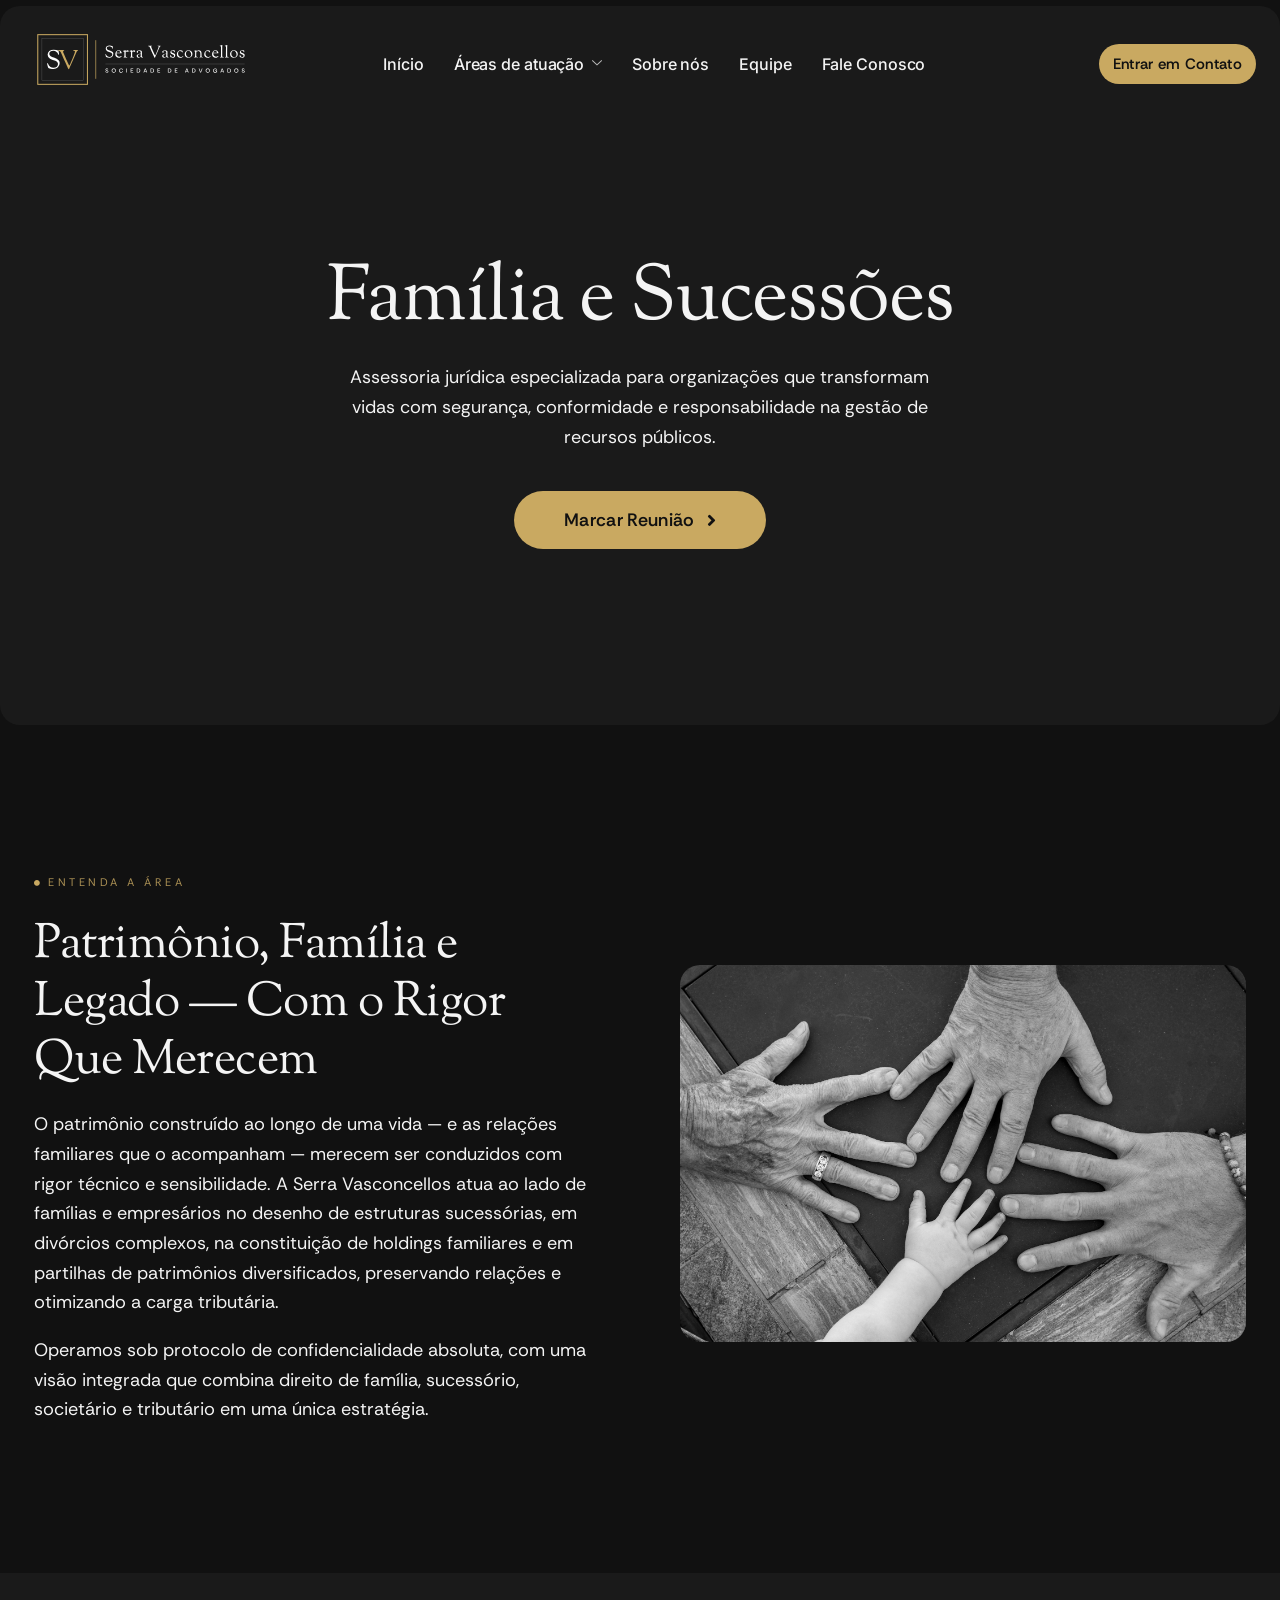
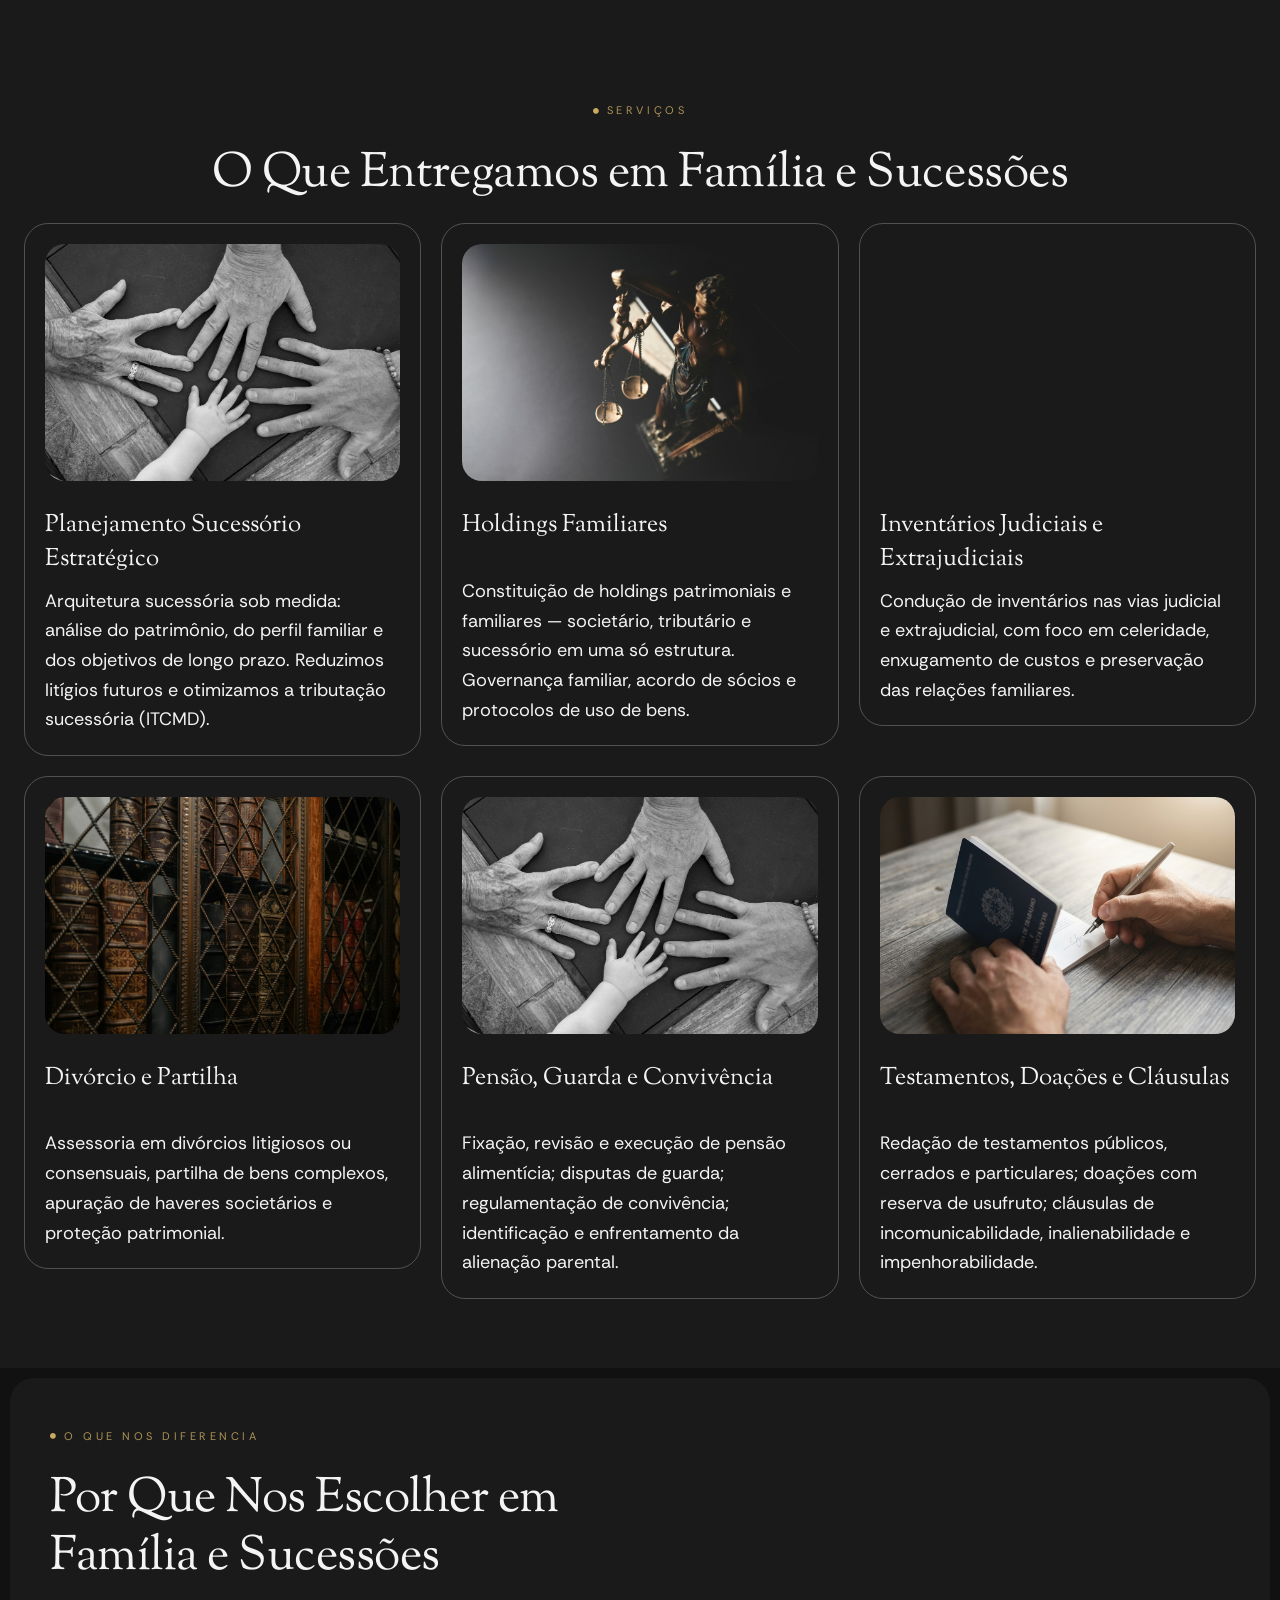
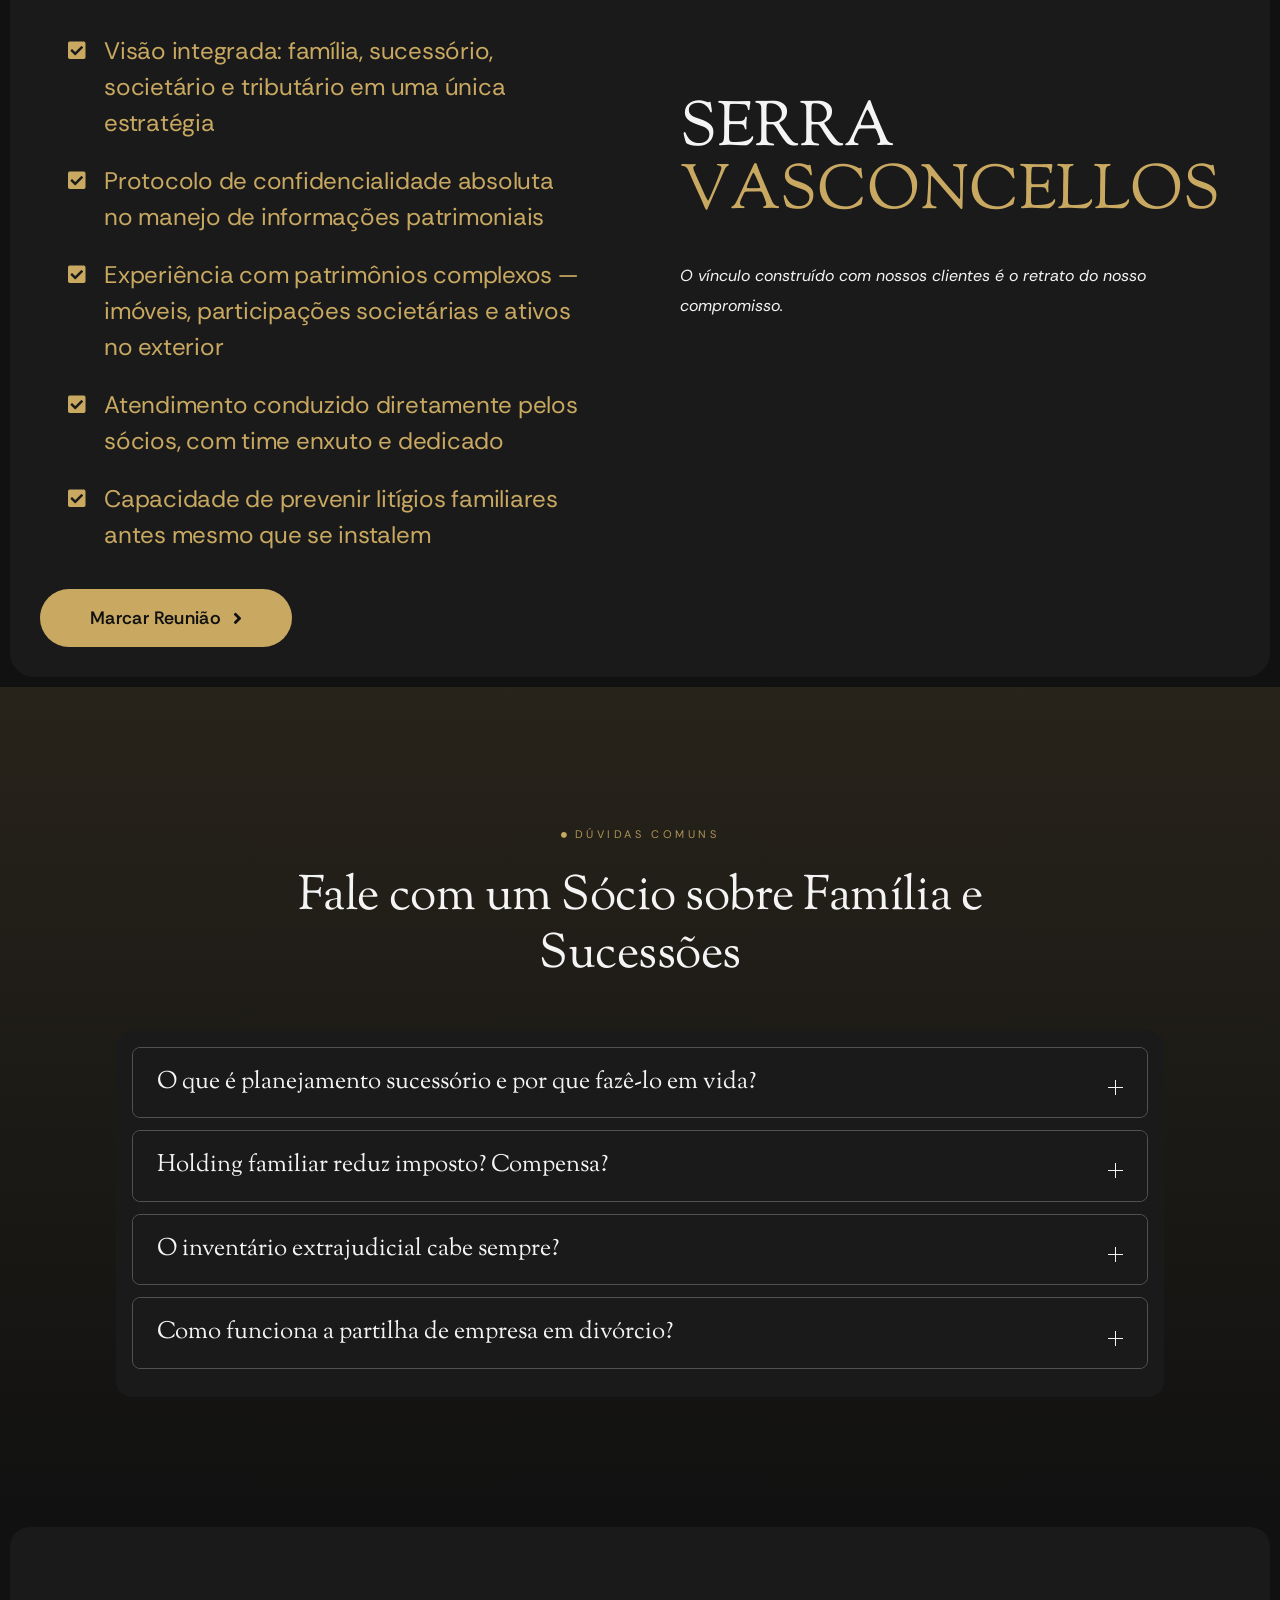
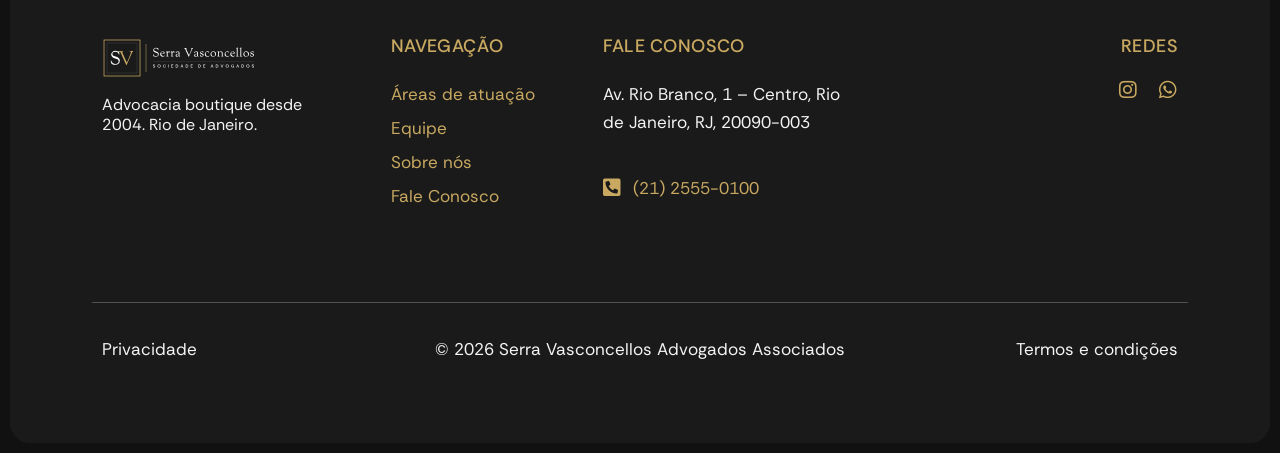
<file: familia-sucessoes.html>
<!DOCTYPE html>
<html lang="pt-BR">
<head>
	<script src="./assets/js/sv-silence-stub-errors.js"></script>
	<script>try{if(!matchMedia('(prefers-reduced-motion: reduce)').matches)document.documentElement.classList.add('sv-motion')}catch(e){}</script>
	<meta charset="UTF-8">
		<title>Família e Sucessões &#8211; Serra Vasconcellos</title>
<meta name="description" content="Família & Sucessões em Serra Vasconcellos Advogados: planejamento patrimonial, inventário, divórcio, guarda e governança familiar." />
<meta property="og:type" content="website" />
<meta property="og:url" content="https://clonedsite.vercel.app/familia-sucessoes.html" />
<meta property="og:site_name" content="Serra Vasconcellos Advogados" />
<meta property="og:locale" content="pt_BR" />
<meta property="og:title" content="Família e Sucessões — Serra Vasconcellos" />
<meta property="og:description" content="Família & Sucessões em Serra Vasconcellos Advogados: planejamento patrimonial, inventário, divórcio, guarda e governança familiar." />
<meta property="og:image" content="https://clonedsite.vercel.app/assets/img/og-image.jpg" />
<meta property="og:image:width" content="1200" />
<meta property="og:image:height" content="630" />
<meta name="twitter:card" content="summary_large_image" />
<meta name="twitter:title" content="Família e Sucessões — Serra Vasconcellos" />
<meta name="twitter:description" content="Família & Sucessões em Serra Vasconcellos Advogados: planejamento patrimonial, inventário, divórcio, guarda e governança familiar." />
<meta name="twitter:image" content="https://clonedsite.vercel.app/assets/img/og-image.jpg" />
<meta name='robots' content='max-image-preview:large' />
<style id="wp-img-auto-sizes-contain-inline-css">
img:is([sizes=auto i],[sizes^="auto," i]){contain-intrinsic-size:3000px 1500px}
/*# sourceURL=wp-img-auto-sizes-contain-inline-css */
</style>
<link rel='stylesheet' id='font-awesome-5-all-css' href='./assets/css/all.min.css' media='all' />
<link rel='stylesheet' id='font-awesome-4-shim-css' href='./assets/css/v4-shims.min.css' media='all' />
<style id="wp-emoji-styles-inline-css">

	img.wp-smiley, img.emoji {
		display: inline !important;
		border: none !important;
		box-shadow: none !important;
		height: 1em !important;
		width: 1em !important;
		margin: 0 0.07em !important;
		vertical-align: -0.1em !important;
		background: none !important;
		padding: 0 !important;
	}
/*# sourceURL=wp-emoji-styles-inline-css */
</style>
<style id="global-styles-inline-css">
:root{--wp--preset--aspect-ratio--square: 1;--wp--preset--aspect-ratio--4-3: 4/3;--wp--preset--aspect-ratio--3-4: 3/4;--wp--preset--aspect-ratio--3-2: 3/2;--wp--preset--aspect-ratio--2-3: 2/3;--wp--preset--aspect-ratio--16-9: 16/9;--wp--preset--aspect-ratio--9-16: 9/16;--wp--preset--color--black: #000000;--wp--preset--color--cyan-bluish-gray: #abb8c3;--wp--preset--color--white: #ffffff;--wp--preset--color--pale-pink: #f78da7;--wp--preset--color--vivid-red: #cf2e2e;--wp--preset--color--luminous-vivid-orange: #ff6900;--wp--preset--color--luminous-vivid-amber: #fcb900;--wp--preset--color--light-green-cyan: #7bdcb5;--wp--preset--color--vivid-green-cyan: #00d084;--wp--preset--color--pale-cyan-blue: #8ed1fc;--wp--preset--color--vivid-cyan-blue: #0693e3;--wp--preset--color--vivid-purple: #9b51e0;--wp--preset--gradient--vivid-cyan-blue-to-vivid-purple: linear-gradient(135deg,rgb(6,147,227) 0%,rgb(155,81,224) 100%);--wp--preset--gradient--light-green-cyan-to-vivid-green-cyan: linear-gradient(135deg,rgb(122,220,180) 0%,rgb(0,208,130) 100%);--wp--preset--gradient--luminous-vivid-amber-to-luminous-vivid-orange: linear-gradient(135deg,rgb(252,185,0) 0%,rgb(255,105,0) 100%);--wp--preset--gradient--luminous-vivid-orange-to-vivid-red: linear-gradient(135deg,rgb(255,105,0) 0%,rgb(207,46,46) 100%);--wp--preset--gradient--very-light-gray-to-cyan-bluish-gray: linear-gradient(135deg,rgb(238,238,238) 0%,rgb(169,184,195) 100%);--wp--preset--gradient--cool-to-warm-spectrum: linear-gradient(135deg,rgb(74,234,220) 0%,rgb(151,120,209) 20%,rgb(207,42,186) 40%,rgb(238,44,130) 60%,rgb(251,105,98) 80%,rgb(254,248,76) 100%);--wp--preset--gradient--blush-light-purple: linear-gradient(135deg,rgb(255,206,236) 0%,rgb(152,150,240) 100%);--wp--preset--gradient--blush-bordeaux: linear-gradient(135deg,rgb(254,205,165) 0%,rgb(254,45,45) 50%,rgb(107,0,62) 100%);--wp--preset--gradient--luminous-dusk: linear-gradient(135deg,rgb(255,203,112) 0%,rgb(199,81,192) 50%,rgb(65,88,208) 100%);--wp--preset--gradient--pale-ocean: linear-gradient(135deg,rgb(255,245,203) 0%,rgb(182,227,212) 50%,rgb(51,167,181) 100%);--wp--preset--gradient--electric-grass: linear-gradient(135deg,rgb(202,248,128) 0%,rgb(113,206,126) 100%);--wp--preset--gradient--midnight: linear-gradient(135deg,rgb(2,3,129) 0%,rgb(40,116,252) 100%);--wp--preset--font-size--small: 13px;--wp--preset--font-size--medium: 20px;--wp--preset--font-size--large: 36px;--wp--preset--font-size--x-large: 42px;--wp--preset--spacing--20: 0.44rem;--wp--preset--spacing--30: 0.67rem;--wp--preset--spacing--40: 1rem;--wp--preset--spacing--50: 1.5rem;--wp--preset--spacing--60: 2.25rem;--wp--preset--spacing--70: 3.38rem;--wp--preset--spacing--80: 5.06rem;--wp--preset--shadow--natural: 6px 6px 9px rgba(0, 0, 0, 0.2);--wp--preset--shadow--deep: 12px 12px 50px rgba(0, 0, 0, 0.4);--wp--preset--shadow--sharp: 6px 6px 0px rgba(0, 0, 0, 0.2);--wp--preset--shadow--outlined: 6px 6px 0px -3px rgb(255, 255, 255), 6px 6px rgb(0, 0, 0);--wp--preset--shadow--crisp: 6px 6px 0px rgb(0, 0, 0);}:root { --wp--style--global--content-size: 800px;--wp--style--global--wide-size: 1200px; }:where(body) { margin: 0; }.wp-site-blocks > .alignleft { float: left; margin-right: 2em; }.wp-site-blocks > .alignright { float: right; margin-left: 2em; }.wp-site-blocks > .aligncenter { justify-content: center; margin-left: auto; margin-right: auto; }:where(.wp-site-blocks) > * { margin-block-start: 24px; margin-block-end: 0; }:where(.wp-site-blocks) > :first-child { margin-block-start: 0; }:where(.wp-site-blocks) > :last-child { margin-block-end: 0; }:root { --wp--style--block-gap: 24px; }:root :where(.is-layout-flow) > :first-child{margin-block-start: 0;}:root :where(.is-layout-flow) > :last-child{margin-block-end: 0;}:root :where(.is-layout-flow) > *{margin-block-start: 24px;margin-block-end: 0;}:root :where(.is-layout-constrained) > :first-child{margin-block-start: 0;}:root :where(.is-layout-constrained) > :last-child{margin-block-end: 0;}:root :where(.is-layout-constrained) > *{margin-block-start: 24px;margin-block-end: 0;}:root :where(.is-layout-flex){gap: 24px;}:root :where(.is-layout-grid){gap: 24px;}.is-layout-flow > .alignleft{float: left;margin-inline-start: 0;margin-inline-end: 2em;}.is-layout-flow > .alignright{float: right;margin-inline-start: 2em;margin-inline-end: 0;}.is-layout-flow > .aligncenter{margin-left: auto !important;margin-right: auto !important;}.is-layout-constrained > .alignleft{float: left;margin-inline-start: 0;margin-inline-end: 2em;}.is-layout-constrained > .alignright{float: right;margin-inline-start: 2em;margin-inline-end: 0;}.is-layout-constrained > .aligncenter{margin-left: auto !important;margin-right: auto !important;}.is-layout-constrained > :where(:not(.alignleft):not(.alignright):not(.alignfull)){max-width: var(--wp--style--global--content-size);margin-left: auto !important;margin-right: auto !important;}.is-layout-constrained > .alignwide{max-width: var(--wp--style--global--wide-size);}body .is-layout-flex{display: flex;}.is-layout-flex{flex-wrap: wrap;align-items: center;}.is-layout-flex > :is(*, div){margin: 0;}body .is-layout-grid{display: grid;}.is-layout-grid > :is(*, div){margin: 0;}body{padding-top: 0px;padding-right: 0px;padding-bottom: 0px;padding-left: 0px;}:root :where(.wp-element-button, .wp-block-button__link){background-color: #32373c;border-width: 0;color: #fff;font-family: inherit;font-size: inherit;font-style: inherit;font-weight: inherit;letter-spacing: inherit;line-height: inherit;padding-top: calc(0.667em + 2px);padding-right: calc(1.333em + 2px);padding-bottom: calc(0.667em + 2px);padding-left: calc(1.333em + 2px);text-decoration: none;text-transform: inherit;}.has-black-color{color: var(--wp--preset--color--black) !important;}.has-cyan-bluish-gray-color{color: var(--wp--preset--color--cyan-bluish-gray) !important;}.has-white-color{color: var(--wp--preset--color--white) !important;}.has-pale-pink-color{color: var(--wp--preset--color--pale-pink) !important;}.has-vivid-red-color{color: var(--wp--preset--color--vivid-red) !important;}.has-luminous-vivid-orange-color{color: var(--wp--preset--color--luminous-vivid-orange) !important;}.has-luminous-vivid-amber-color{color: var(--wp--preset--color--luminous-vivid-amber) !important;}.has-light-green-cyan-color{color: var(--wp--preset--color--light-green-cyan) !important;}.has-vivid-green-cyan-color{color: var(--wp--preset--color--vivid-green-cyan) !important;}.has-pale-cyan-blue-color{color: var(--wp--preset--color--pale-cyan-blue) !important;}.has-vivid-cyan-blue-color{color: var(--wp--preset--color--vivid-cyan-blue) !important;}.has-vivid-purple-color{color: var(--wp--preset--color--vivid-purple) !important;}.has-black-background-color{background-color: var(--wp--preset--color--black) !important;}.has-cyan-bluish-gray-background-color{background-color: var(--wp--preset--color--cyan-bluish-gray) !important;}.has-white-background-color{background-color: var(--wp--preset--color--white) !important;}.has-pale-pink-background-color{background-color: var(--wp--preset--color--pale-pink) !important;}.has-vivid-red-background-color{background-color: var(--wp--preset--color--vivid-red) !important;}.has-luminous-vivid-orange-background-color{background-color: var(--wp--preset--color--luminous-vivid-orange) !important;}.has-luminous-vivid-amber-background-color{background-color: var(--wp--preset--color--luminous-vivid-amber) !important;}.has-light-green-cyan-background-color{background-color: var(--wp--preset--color--light-green-cyan) !important;}.has-vivid-green-cyan-background-color{background-color: var(--wp--preset--color--vivid-green-cyan) !important;}.has-pale-cyan-blue-background-color{background-color: var(--wp--preset--color--pale-cyan-blue) !important;}.has-vivid-cyan-blue-background-color{background-color: var(--wp--preset--color--vivid-cyan-blue) !important;}.has-vivid-purple-background-color{background-color: var(--wp--preset--color--vivid-purple) !important;}.has-black-border-color{border-color: var(--wp--preset--color--black) !important;}.has-cyan-bluish-gray-border-color{border-color: var(--wp--preset--color--cyan-bluish-gray) !important;}.has-white-border-color{border-color: var(--wp--preset--color--white) !important;}.has-pale-pink-border-color{border-color: var(--wp--preset--color--pale-pink) !important;}.has-vivid-red-border-color{border-color: var(--wp--preset--color--vivid-red) !important;}.has-luminous-vivid-orange-border-color{border-color: var(--wp--preset--color--luminous-vivid-orange) !important;}.has-luminous-vivid-amber-border-color{border-color: var(--wp--preset--color--luminous-vivid-amber) !important;}.has-light-green-cyan-border-color{border-color: var(--wp--preset--color--light-green-cyan) !important;}.has-vivid-green-cyan-border-color{border-color: var(--wp--preset--color--vivid-green-cyan) !important;}.has-pale-cyan-blue-border-color{border-color: var(--wp--preset--color--pale-cyan-blue) !important;}.has-vivid-cyan-blue-border-color{border-color: var(--wp--preset--color--vivid-cyan-blue) !important;}.has-vivid-purple-border-color{border-color: var(--wp--preset--color--vivid-purple) !important;}.has-vivid-cyan-blue-to-vivid-purple-gradient-background{background: var(--wp--preset--gradient--vivid-cyan-blue-to-vivid-purple) !important;}.has-light-green-cyan-to-vivid-green-cyan-gradient-background{background: var(--wp--preset--gradient--light-green-cyan-to-vivid-green-cyan) !important;}.has-luminous-vivid-amber-to-luminous-vivid-orange-gradient-background{background: var(--wp--preset--gradient--luminous-vivid-amber-to-luminous-vivid-orange) !important;}.has-luminous-vivid-orange-to-vivid-red-gradient-background{background: var(--wp--preset--gradient--luminous-vivid-orange-to-vivid-red) !important;}.has-very-light-gray-to-cyan-bluish-gray-gradient-background{background: var(--wp--preset--gradient--very-light-gray-to-cyan-bluish-gray) !important;}.has-cool-to-warm-spectrum-gradient-background{background: var(--wp--preset--gradient--cool-to-warm-spectrum) !important;}.has-blush-light-purple-gradient-background{background: var(--wp--preset--gradient--blush-light-purple) !important;}.has-blush-bordeaux-gradient-background{background: var(--wp--preset--gradient--blush-bordeaux) !important;}.has-luminous-dusk-gradient-background{background: var(--wp--preset--gradient--luminous-dusk) !important;}.has-pale-ocean-gradient-background{background: var(--wp--preset--gradient--pale-ocean) !important;}.has-electric-grass-gradient-background{background: var(--wp--preset--gradient--electric-grass) !important;}.has-midnight-gradient-background{background: var(--wp--preset--gradient--midnight) !important;}.has-small-font-size{font-size: var(--wp--preset--font-size--small) !important;}.has-medium-font-size{font-size: var(--wp--preset--font-size--medium) !important;}.has-large-font-size{font-size: var(--wp--preset--font-size--large) !important;}.has-x-large-font-size{font-size: var(--wp--preset--font-size--x-large) !important;}
:root :where(.wp-block-icon svg){width: 24px;}
:root :where(.wp-block-pullquote){font-size: 1.5em;line-height: 1.6;}
/*# sourceURL=global-styles-inline-css */
</style>
<link rel='stylesheet' id='cute-alert-css' href='./assets/css/style.css' media='all' />
<link rel='stylesheet' id='text-editor-style-css' href='./assets/css/text-editor.css' media='all' />
<link rel='stylesheet' id='hello-elementor-css' href='./assets/css/reset.css' media='all' />
<link rel='stylesheet' id='hello-elementor-theme-style-css' href='./assets/css/theme.css' media='all' />
<link rel='stylesheet' id='hello-elementor-header-footer-css' href='./assets/css/header-footer.css' media='all' />
<link rel='stylesheet' id='elementor-frontend-css' href='./assets/css/custom-frontend.min.css' media='all' />
<link rel='stylesheet' id='elementor-post-127-css' href='./assets/css/post-127.css' media='all' />
<link rel='stylesheet' id='elementor-icons-css' href='./assets/css/elementor-icons.min.css' media='all' />
<link rel='stylesheet' id='e-animation-fadeInDown-css' href='./assets/css/fadeInDown.min.css' media='all' />
<link rel='stylesheet' id='e-animation-fadeInUp-css' href='./assets/css/fadeInUp.min.css' media='all' />
<link rel='stylesheet' id='widget-heading-css' href='./assets/css/widget-heading.min.css' media='all' />
<link rel='stylesheet' id='widget-icon-list-css' href='./assets/css/custom-widget-icon-list.min.css' media='all' />
<link rel='stylesheet' id='widget-image-css' href='./assets/css/widget-image.min.css' media='all' />
<link rel='stylesheet' id='widget-image-box-css' href='./assets/css/custom-widget-image-box.min.css' media='all' />
<link rel='stylesheet' id='widget-nested-accordion-css' href='./assets/css/widget-nested-accordion.min.css' media='all' />
<link rel='stylesheet' id='widget-social-icons-css' href='./assets/css/widget-social-icons.min.css' media='all' />
<link rel='stylesheet' id='e-apple-webkit-css' href='./assets/css/custom-apple-webkit.min.css' media='all' />
<link rel='stylesheet' id='widget-divider-css' href='./assets/css/widget-divider.min.css' media='all' />
<link rel='stylesheet' id='elementor-post-450-css' href='./assets/css/post-450.css' media='all' />
<link rel='stylesheet' id='ekit-widget-styles-css' href='./assets/css/widget-styles.css' media='all' />
<link rel='stylesheet' id='ekit-responsive-css' href='./assets/css/responsive.css' media='all' />




<link rel='stylesheet' id='elementor-icons-ekiticons-css' href='./assets/css/ekiticons.css' media='all' />
<link rel='stylesheet' id='elementor-icons-shared-0-css' href='./assets/css/fontawesome.min.css' media='all' />
<link rel='stylesheet' id='elementor-icons-fa-solid-css' href='./assets/css/solid.min.css' media='all' />
<link rel='stylesheet' id='elementor-icons-fa-brands-css' href='./assets/css/brands.min.css' media='all' />
<script type='text/javascript'>
		var elementskit = {
			resturl: 'https://serravasconcellos.com.br/wp-json/elementskit/v1/',
		}

		</script><script id="font-awesome-4-shim-js" src="./assets/js/v4-shims.min.js"></script>
<script id="jquery-core-js" src="./assets/js/jquery.min.js"></script>
<script id="jquery-migrate-js" src="./assets/js/jquery-migrate.min.js"></script>
<link rel="canonical" href="https://clonedsite.vercel.app/familia-sucessoes.html" />
<style>
				.e-con.e-parent:nth-of-type(n+4):not(.e-lazyloaded):not(.e-no-lazyload),
				.e-con.e-parent:nth-of-type(n+4):not(.e-lazyloaded):not(.e-no-lazyload) * {
					background-image: none !important;
				}
				@media screen and (max-height: 1024px) {
					.e-con.e-parent:nth-of-type(n+3):not(.e-lazyloaded):not(.e-no-lazyload),
					.e-con.e-parent:nth-of-type(n+3):not(.e-lazyloaded):not(.e-no-lazyload) * {
						background-image: none !important;
					}
				}
				@media screen and (max-height: 640px) {
					.e-con.e-parent:nth-of-type(n+2):not(.e-lazyloaded):not(.e-no-lazyload),
					.e-con.e-parent:nth-of-type(n+2):not(.e-lazyloaded):not(.e-no-lazyload) * {
						background-image: none !important;
					}
				}
			</style>
<link rel="icon" type="image/x-icon" href="./favicon.ico" />
<link rel="icon" type="image/png" sizes="32x32" href="./assets/img/favicon-32.png" />
<link rel="icon" type="image/png" sizes="16x16" href="./assets/img/favicon-16.png" />
<link rel="apple-touch-icon" sizes="180x180" href="./assets/img/apple-touch-icon.png" />
<meta name="msapplication-TileImage" content="https://clonedsite.vercel.app/assets/img/favicon-512.png" />
<meta name="theme-color" content="#111111" />
	<meta name="viewport" content="width=device-width, initial-scale=1.0, viewport-fit=cover" />  <link rel="stylesheet" href="./assets/css/google-fonts.css" />
<link rel="stylesheet" href="./assets/css/overrides.css?v=20261022" media="all" />
</head>
<body class="wp-singular page-template page-template-elementor_canvas page page-id-450 wp-embed-responsive wp-theme-hello-elementor hello-elementor-default elementor-default elementor-template-canvas elementor-kit-127 elementor-page elementor-page-450">
			<div data-elementor-type="wp-page" data-elementor-id="450" class="elementor elementor-450" data-elementor-post-type="page">
				<div class="elementor-element elementor-element-e642c98 e-flex e-con-boxed e-con e-parent" data-id="e642c98" data-element_type="container" data-e-type="container">
					<div class="e-con-inner">
		<div class="elementor-element elementor-element-2e3ed1f e-con-full e-flex e-con e-child" data-id="2e3ed1f" data-element_type="container" data-e-type="container">
				<div class="elementor-element elementor-element-2b32ecb elementor-view-default elementor-widget elementor-widget-icon" data-id="2b32ecb" data-element_type="widget" data-e-type="widget" data-widget_type="icon.default">
				<div class="elementor-widget-container">
							<div class="elementor-icon-wrapper">
			<a class="elementor-icon" href="./index.html">
			<svg xmlns="http://www.w3.org/2000/svg" width="160.1" height="52" viewBox="0 0 307.84 100" fill="none" role="img" aria-label="Serra Vasconcellos Advogados"><rect x="4" y="14" width="72" height="72" fill="none" stroke="#C9A961" stroke-width="1.5"/><rect x="10" y="20" width="60" height="60" fill="none" stroke="#FFFFFF" stroke-width="0.5" opacity="0.35"/><path fill="#FFFFFF" d="M32.57 36.97 33.45 36.66Q33.94 36.66 34.02 36.97Q34.82 41.56 34.82 42.38Q34.82 43.2 34.28 43.2Q33.94 43.2 33.62 42.38Q33.3 41.56 32.86 40.88Q32.42 40.2 32.23 40.01Q32.04 39.82 31.24 39.09Q29.19 37.27 26.55 37.27Q23.91 37.27 22.31 38.41Q20.72 39.55 20.72 41.37Q20.72 43.2 21.65 44.3Q22.58 45.4 24.14 46.01Q25.7 46.62 27.41 47.15Q32 48.59 34.21 50.91Q35.73 52.55 35.73 54.98Q35.73 58.97 33.18 61.31Q30.64 63.64 26.87 63.64Q24.25 63.64 22.66 63.36Q21.06 63.07 19.39 62.2Q18.89 61.89 18.21 59.23Q17.53 56.57 17.53 55.91Q17.53 55.24 18.04 55.24Q18.55 55.24 18.67 55.62Q20.07 59.01 21.97 60.41Q24.02 61.97 26.93 61.97Q29.84 61.97 31.57 60.47Q33.3 58.97 33.3 56.54Q33.3 54.75 32.12 53.55Q30.94 52.36 29.42 51.82Q23.76 49.92 21.74 48.75Q18.29 46.69 18.29 43.24Q18.29 39.78 20.74 37.75Q23.19 35.71 27.1 35.71Q28.55 35.71 30.54 36.34Q32.54 36.97 32.57 36.97Z"/><path fill="#C9A961" d="M58.37 36.21 61.75 36.13Q62.47 36.13 62.47 36.66Q62.47 37.08 61.64 37.46Q61.3 37.61 60.84 38.11Q60.38 38.6 60.04 39.4L51.57 58.7Q50.66 60.75 50.01 62.33Q49.36 63.91 49.25 64.1Q49.14 64.29 48.95 64.29Q48.26 64.29 47.26 61.74Q46.25 59.2 44.06 54.45Q41.88 49.7 40.7 47.04Q39.52 44.38 39.01 43.12Q38.5 41.87 38.04 40.88Q37.36 39.25 36.79 38.62Q36.22 37.99 35.51 37.69Q34.81 37.38 34.39 37.38Q33.33 37.46 33.33 36.7Q33.33 36.17 34.39 36.17L38.57 36.32L41.04 36.24Q41.92 36.24 42.11 36.32Q42.3 36.4 42.3 36.64Q42.3 36.89 41.92 37.08Q40.74 37.69 40.74 38.32Q40.74 38.94 40.87 39.46Q41 39.97 41.46 41.03Q41.92 42.1 42.39 43.16Q42.87 44.22 43.95 46.6Q45.03 48.97 46.06 51.29Q49.25 58.63 49.86 58.63Q50.05 58.63 52.04 54.03Q54.04 49.43 55.98 44.41Q57.91 39.4 57.91 38.64Q57.91 37.88 57.48 37.55Q57.04 37.23 56.55 37.16Q55.18 37 55.18 36.55Q55.18 36.28 55.31 36.23Q55.44 36.17 55.98 36.17Z"/><line x1="88" y1="22" x2="88" y2="78" stroke="#C9A961" stroke-width="1"/><path fill="#FFFFFF" d="M111.5 30.46 112.06 30.27Q112.37 30.27 112.42 30.46Q112.92 33.37 112.92 33.88Q112.92 34.4 112.58 34.4Q112.37 34.4 112.16 33.88Q111.96 33.37 111.68 32.94Q111.41 32.5 111.29 32.38Q111.17 32.26 110.66 31.81Q109.37 30.66 107.7 30.66Q106.03 30.66 105.02 31.38Q104.02 32.1 104.02 33.25Q104.02 34.4 104.6 35.1Q105.19 35.79 106.18 36.18Q107.16 36.56 108.24 36.9Q111.14 37.81 112.54 39.27Q113.5 40.3 113.5 41.84Q113.5 44.36 111.89 45.84Q110.28 47.31 107.9 47.31Q106.25 47.31 105.24 47.13Q104.23 46.95 103.18 46.4Q102.86 46.21 102.43 44.53Q102 42.85 102 42.43Q102 42.01 102.32 42.01Q102.65 42.01 102.72 42.25Q103.61 44.38 104.81 45.27Q106.1 46.26 107.94 46.26Q109.78 46.26 110.87 45.31Q111.96 44.36 111.96 42.82Q111.96 41.7 111.22 40.94Q110.47 40.18 109.51 39.85Q105.94 38.65 104.66 37.9Q102.48 36.61 102.48 34.42Q102.48 32.24 104.03 30.96Q105.58 29.67 108.05 29.67Q108.96 29.67 110.22 30.07Q111.48 30.46 111.5 30.46ZM121.2 36.63Q122.2 36.63 123.03 36.99Q123.86 37.35 124.32 37.87Q124.77 38.38 125.08 38.96Q125.61 39.94 125.61 40.45Q125.61 40.88 124.63 40.88H118.46Q118.27 40.88 118.23 40.92Q118.2 40.95 118.2 41.14Q118.2 43.4 119.41 44.7Q120.62 45.99 122.25 45.99Q123.26 45.99 124.3 45.45Q125.35 44.91 125.4 44.91Q125.64 44.91 125.64 45.13Q125.64 45.42 125.11 45.91Q124.58 46.4 124.1 46.71Q122.95 47.46 121.39 47.46Q119.28 47.46 117.8 46.16Q116.32 44.86 116.32 42.4Q116.32 39.94 117.68 38.29Q119.04 36.63 121.2 36.63ZM118.65 40.3 122.88 40.16Q123.21 40.16 123.3 40.1Q123.38 40.04 123.38 39.87Q123.38 39.15 122.71 38.19Q122.04 37.23 120.84 37.23Q119.64 37.23 118.99 38.18Q118.34 39.13 118.34 39.97Q118.34 40.3 118.65 40.3ZM128.32 38.29 128.06 38.26Q127.6 38.26 127.6 37.88Q127.6 37.62 127.92 37.48Q128.25 37.35 129.12 37.08Q130 36.8 130.5 36.57Q131.01 36.34 131.1 36.34Q131.42 36.34 131.42 36.82L131.39 37.47Q131.39 38.34 131.45 38.42Q131.51 38.5 131.57 38.5Q131.63 38.5 131.94 38.02Q132.26 37.54 132.83 37.05Q133.41 36.56 133.97 36.56Q134.54 36.56 135.14 36.96Q135.74 37.35 135.74 37.75Q135.74 38.14 135.54 38.48Q135.21 39.06 134.92 39.06Q134.73 39.06 134.24 38.77Q133.74 38.48 133.1 38.48Q132.45 38.48 131.88 39.01Q131.32 39.54 131.32 39.97V42.46L131.34 44.55L131.37 44.98Q131.37 45.49 131.7 45.85Q132.04 46.21 132.34 46.26Q132.64 46.3 132.86 46.33Q133.07 46.35 133.19 46.36Q133.31 46.38 133.46 46.42Q133.72 46.47 133.72 46.77Q133.72 47.07 133.43 47.07L131.39 46.95L128.9 47.07Q128.46 47.07 128.42 46.98Q128.37 46.88 128.37 46.78Q128.37 46.47 128.68 46.38Q129.3 46.23 129.44 45.76Q129.57 45.3 129.57 43.76L129.54 39.9L129.52 39.18Q129.52 38.91 129.45 38.74Q129.26 38.29 128.32 38.29ZM137.82 38.29 137.56 38.26Q137.1 38.26 137.1 37.88Q137.1 37.62 137.42 37.48Q137.75 37.35 138.62 37.08Q139.5 36.8 140 36.57Q140.51 36.34 140.6 36.34Q140.92 36.34 140.92 36.82L140.89 37.47Q140.89 38.34 140.95 38.42Q141.01 38.5 141.07 38.5Q141.13 38.5 141.44 38.02Q141.76 37.54 142.33 37.05Q142.91 36.56 143.47 36.56Q144.04 36.56 144.64 36.96Q145.24 37.35 145.24 37.75Q145.24 38.14 145.04 38.48Q144.71 39.06 144.42 39.06Q144.23 39.06 143.74 38.77Q143.24 38.48 142.6 38.48Q141.95 38.48 141.38 39.01Q140.82 39.54 140.82 39.97V42.46L140.84 44.55L140.87 44.98Q140.87 45.49 141.2 45.85Q141.54 46.21 141.84 46.26Q142.14 46.3 142.36 46.33Q142.57 46.35 142.69 46.36Q142.81 46.38 142.96 46.42Q143.22 46.47 143.22 46.77Q143.22 47.07 142.93 47.07L140.89 46.95L138.4 47.07Q137.96 47.07 137.92 46.98Q137.87 46.88 137.87 46.78Q137.87 46.47 138.18 46.38Q138.8 46.23 138.94 45.76Q139.07 45.3 139.07 43.76L139.04 39.9L139.02 39.18Q139.02 38.91 138.95 38.74Q138.76 38.29 137.82 38.29ZM150.06 47.36Q147.22 47.36 147.22 44.96Q147.22 43.23 148.66 42.58Q149.86 42.08 152.34 41.67Q152.41 41.65 152.53 41.64Q152.65 41.62 152.78 41.6Q152.91 41.58 152.98 41.55Q153.15 41.48 153.15 41.22L153.2 39.97Q153.2 38.6 152.41 37.99Q151.62 37.38 150.87 37.38Q149.14 37.38 149.14 38.82L149.24 39.68Q149.24 40.16 148.81 40.16Q148.47 40.16 148.06 40.04Q147.32 39.8 147.32 39.22Q147.32 38.29 148.58 37.44Q149.84 36.58 151.11 36.58Q152.38 36.58 153.1 36.82Q153.82 37.06 154.17 37.36Q154.52 37.66 154.71 38.17Q154.95 38.77 154.95 40.05Q154.95 41.34 154.89 42.33Q154.83 43.33 154.83 44.14Q154.83 44.96 155.02 45.48Q155.22 45.99 155.48 46.14Q155.74 46.28 156.01 46.3Q156.66 46.35 156.66 46.69Q156.66 47.19 155.14 47.19Q154.52 47.19 154.08 46.86Q153.63 46.52 153.44 46.2Q153.25 45.87 153.22 45.87Q153.2 45.87 153.03 46.03Q152.86 46.18 152.56 46.4Q152.26 46.62 151.88 46.83Q150.99 47.36 150.06 47.36ZM152.98 42.01 152.74 42.06Q152.19 42.15 152.05 42.18Q151.9 42.2 151.38 42.32Q150.85 42.44 150.64 42.54Q150.44 42.63 150.07 42.84Q149.7 43.04 149.53 43.26Q149.1 43.93 149.1 44.67Q149.1 45.42 149.58 45.91Q150.06 46.4 150.81 46.4Q151.57 46.4 152.01 46.21Q152.46 46.02 152.67 45.78Q152.89 45.54 153.01 45.13Q153.15 44.67 153.15 43.95V42.22Q153.15 42.01 152.98 42.01ZM179.54 29.98 181.68 29.94Q182.14 29.94 182.14 30.27Q182.14 30.54 181.61 30.78Q181.39 30.87 181.1 31.18Q180.82 31.5 180.6 32L175.25 44.19Q174.67 45.49 174.26 46.48Q173.86 47.48 173.78 47.6Q173.71 47.72 173.59 47.72Q173.16 47.72 172.52 46.11Q171.89 44.5 170.51 41.5Q169.13 38.5 168.38 36.82Q167.64 35.14 167.32 34.35Q166.99 33.56 166.7 32.94Q166.27 31.9 165.91 31.51Q165.55 31.11 165.11 30.92Q164.66 30.73 164.4 30.73Q163.73 30.78 163.73 30.3Q163.73 29.96 164.4 29.96L167.04 30.06L168.6 30.01Q169.15 30.01 169.27 30.06Q169.39 30.1 169.39 30.26Q169.39 30.42 169.15 30.54Q168.41 30.92 168.41 31.32Q168.41 31.71 168.49 32.04Q168.58 32.36 168.86 33.03Q169.15 33.7 169.45 34.38Q169.75 35.05 170.44 36.55Q171.12 38.05 171.77 39.51Q173.78 44.14 174.17 44.14Q174.29 44.14 175.55 41.24Q176.81 38.34 178.03 35.17Q179.26 32 179.26 31.52Q179.26 31.04 178.98 30.84Q178.7 30.63 178.39 30.58Q177.53 30.49 177.53 30.2Q177.53 30.03 177.61 30Q177.7 29.96 178.03 29.96ZM187.1 47.36Q184.27 47.36 184.27 44.96Q184.27 43.23 185.71 42.58Q186.91 42.08 189.38 41.67Q189.45 41.65 189.57 41.64Q189.69 41.62 189.82 41.6Q189.96 41.58 190.03 41.55Q190.2 41.48 190.2 41.22L190.24 39.97Q190.24 38.6 189.45 37.99Q188.66 37.38 187.92 37.38Q186.19 37.38 186.19 38.82L186.28 39.68Q186.28 40.16 185.85 40.16Q185.52 40.16 185.11 40.04Q184.36 39.8 184.36 39.22Q184.36 38.29 185.62 37.44Q186.88 36.58 188.16 36.58Q189.43 36.58 190.15 36.82Q190.87 37.06 191.22 37.36Q191.56 37.66 191.76 38.17Q192 38.77 192 40.05Q192 41.34 191.94 42.33Q191.88 43.33 191.88 44.14Q191.88 44.96 192.07 45.48Q192.26 45.99 192.52 46.14Q192.79 46.28 193.05 46.3Q193.7 46.35 193.7 46.69Q193.7 47.19 192.19 47.19Q191.56 47.19 191.12 46.86Q190.68 46.52 190.48 46.2Q190.29 45.87 190.27 45.87Q190.24 45.87 190.08 46.03Q189.91 46.18 189.61 46.4Q189.31 46.62 188.92 46.83Q188.04 47.36 187.1 47.36ZM190.03 42.01 189.79 42.06Q189.24 42.15 189.09 42.18Q188.95 42.2 188.42 42.32Q187.89 42.44 187.69 42.54Q187.48 42.63 187.11 42.84Q186.74 43.04 186.57 43.26Q186.14 43.93 186.14 44.67Q186.14 45.42 186.62 45.91Q187.1 46.4 187.86 46.4Q188.61 46.4 189.06 46.21Q189.5 46.02 189.72 45.78Q189.93 45.54 190.05 45.13Q190.2 44.67 190.2 43.95V42.22Q190.2 42.01 190.03 42.01ZM202.55 37.38 202.65 38.82Q202.65 39.22 202.55 39.37Q202.46 39.51 202.28 39.51Q202.1 39.51 201.89 39.16Q201.69 38.82 201.44 38.41Q201.18 38 200.62 37.65Q200.06 37.3 199.34 37.3Q198.62 37.3 198.16 37.65Q197.7 38 197.7 38.41Q197.7 38.82 197.78 39.07Q197.85 39.32 198.03 39.51Q198.21 39.7 198.34 39.84Q198.47 39.97 198.78 40.11Q199.1 40.26 199.25 40.32Q199.41 40.38 199.77 40.52Q201.95 41.29 202.58 42.02Q203.2 42.75 203.2 44.12Q203.2 45.49 201.93 46.64Q201.06 47.38 199.55 47.38Q198.52 47.38 197.25 46.88Q196.89 46.74 196.83 46.72Q196.77 46.71 196.64 46.66Q196.5 46.62 196.44 46.6Q196.38 46.59 196.29 46.54Q196.19 46.5 196.16 46.46Q196.12 46.42 196.07 46.35Q196 46.23 196 45.97V43.88Q196 43.62 196.11 43.44Q196.22 43.26 196.41 43.26Q196.6 43.26 196.68 43.36Q196.77 43.47 196.84 43.81Q196.91 44.14 196.98 44.29Q197.87 46.5 199.48 46.5Q200.22 46.5 200.9 46.1Q201.57 45.7 201.57 44.85Q201.57 44 201.02 43.47Q200.46 42.94 199.67 42.64Q198.88 42.34 198.09 42.02Q197.3 41.7 196.74 41.06Q196.19 40.42 196.19 39.46Q196.19 38.12 197.27 37.3Q198.35 36.49 199.65 36.49Q200.94 36.49 201.62 36.69Q202.29 36.9 202.42 37.06Q202.55 37.23 202.55 37.38ZM211.12 36.7Q211.96 36.7 212.93 36.94Q213.9 37.18 213.92 37.5Q213.97 38.07 213.97 38.88Q213.97 39.68 213.71 39.68Q213.47 39.68 213.28 39.37Q212.87 38.67 211.73 38.16Q210.59 37.64 209.72 37.64Q209.24 37.64 208.79 38Q208.33 38.36 208.04 38.79Q207.35 39.8 207.35 41.65Q207.35 43.5 208.54 44.88Q209.72 46.26 211.45 46.26Q212.29 46.26 213.01 45.94Q213.73 45.63 214.13 45.32Q214.52 45.01 214.62 45.01Q214.88 45.01 214.88 45.25Q214.88 45.49 214.38 45.98Q213.88 46.47 213.4 46.76Q212.22 47.5 210.52 47.5Q208.26 47.5 206.9 46.14Q205.55 44.77 205.55 42.43Q205.55 40.09 207.1 38.4Q208.64 36.7 211.12 36.7ZM222.26 47.43Q219.8 47.43 218.35 45.86Q216.9 44.29 216.9 42.1Q216.9 39.92 218.4 38.29Q219.9 36.66 222.36 36.66Q224.82 36.66 226.48 38.07Q228.15 39.49 228.15 42.01Q228.15 44.53 226.44 45.98Q224.72 47.43 222.26 47.43ZM221.98 37.3Q220.74 37.3 219.76 38.29Q218.79 39.27 218.79 41.53Q218.79 43.78 220.11 45.25Q221.43 46.71 222.96 46.71Q224.48 46.71 225.42 45.67Q226.35 44.62 226.35 42.61Q226.35 40.59 225.2 38.95Q224.05 37.3 221.98 37.3ZM235.54 47 233.79 46.9Q233.16 46.9 232.13 46.95L231.1 47Q230.74 47 230.74 46.78Q230.74 46.57 230.86 46.52Q230.98 46.47 231.16 46.45Q231.34 46.42 231.51 46.3Q231.96 46.02 232.01 44.56Q232.06 43.11 232.06 42.66V39.2Q232.06 38.43 231.78 38.17Q231.51 37.9 231.03 37.9H230.79Q230.33 37.9 230.33 37.64Q230.33 37.4 230.85 37.33Q231.36 37.26 231.66 37.17Q231.96 37.09 232.46 36.88Q232.95 36.68 233.25 36.54Q233.55 36.39 233.64 36.39H233.69Q233.91 36.39 233.91 36.68L233.86 37.71Q233.86 38.34 233.96 38.34Q234.05 38.34 234.15 38.22Q234.51 37.71 235.11 37.35Q236.19 36.68 237.17 36.68Q238.16 36.68 238.92 36.98Q239.69 37.28 240.12 37.72Q240.56 38.17 240.84 38.74Q241.32 39.7 241.32 40.71V40.95L241.35 42.22V44.67Q241.35 45.58 241.6 45.93Q241.85 46.28 242.81 46.42Q243.29 46.5 243.29 46.78Q243.29 47.02 242.81 47.02L240.84 46.9L239 47Q238.52 47 238.52 46.69Q238.52 46.47 238.8 46.4L239.12 46.33Q239.64 46.16 239.64 44.72V41.48Q239.64 39.63 238.73 38.68Q237.82 37.74 236.67 37.74Q235.52 37.74 234.75 38.29Q233.98 38.84 233.81 39.32Q233.64 39.8 233.64 42.99V43.9Q233.64 45.1 233.9 45.68Q234.15 46.26 235.01 46.33Q235.25 46.33 235.62 46.41Q236 46.5 236 46.69Q236 47 235.54 47ZM250.78 36.7Q251.62 36.7 252.59 36.94Q253.56 37.18 253.58 37.5Q253.63 38.07 253.63 38.88Q253.63 39.68 253.37 39.68Q253.13 39.68 252.94 39.37Q252.53 38.67 251.39 38.16Q250.25 37.64 249.38 37.64Q248.9 37.64 248.45 38Q247.99 38.36 247.7 38.79Q247.01 39.8 247.01 41.65Q247.01 43.5 248.2 44.88Q249.38 46.26 251.11 46.26Q251.95 46.26 252.67 45.94Q253.39 45.63 253.79 45.32Q254.18 45.01 254.28 45.01Q254.54 45.01 254.54 45.25Q254.54 45.49 254.04 45.98Q253.54 46.47 253.06 46.76Q251.88 47.5 250.18 47.5Q247.92 47.5 246.56 46.14Q245.21 44.77 245.21 42.43Q245.21 40.09 246.76 38.4Q248.3 36.7 250.78 36.7ZM261.43 36.63Q262.44 36.63 263.26 36.99Q264.09 37.35 264.55 37.87Q265 38.38 265.32 38.96Q265.84 39.94 265.84 40.45Q265.84 40.88 264.86 40.88H258.69Q258.5 40.88 258.46 40.92Q258.43 40.95 258.43 41.14Q258.43 43.4 259.64 44.7Q260.85 45.99 262.48 45.99Q263.49 45.99 264.54 45.45Q265.58 44.91 265.63 44.91Q265.87 44.91 265.87 45.13Q265.87 45.42 265.34 45.91Q264.81 46.4 264.33 46.71Q263.18 47.46 261.62 47.46Q259.51 47.46 258.03 46.16Q256.56 44.86 256.56 42.4Q256.56 39.94 257.91 38.29Q259.27 36.63 261.43 36.63ZM258.88 40.3 263.11 40.16Q263.44 40.16 263.53 40.1Q263.61 40.04 263.61 39.87Q263.61 39.15 262.94 38.19Q262.27 37.23 261.07 37.23Q259.87 37.23 259.22 38.18Q258.57 39.13 258.57 39.97Q258.57 40.3 258.88 40.3ZM269.49 42.39 269.58 32.19Q269.58 31.64 269.4 31.2Q269.22 30.75 269.01 30.66Q268.79 30.56 268.05 30.56Q267.78 30.56 267.78 30.39Q267.78 30.22 267.82 30.15Q267.86 30.08 267.98 30.02Q268.1 29.96 268.26 29.91Q268.96 29.77 269.7 29.41Q270.88 28.86 271.24 28.86Q271.53 28.86 271.53 29.31Q271.53 29.41 271.48 29.86Q271.34 31.28 271.34 32.96V34.3L271.29 37.5V44.65Q271.29 45.15 271.37 45.48Q271.46 45.8 271.92 46.1Q272.39 46.4 273.23 46.4Q273.35 46.4 273.45 46.52Q273.54 46.64 273.54 46.76Q273.54 47.1 272.8 47.1L270.38 46.93Q269.75 46.93 269.19 47.02Q268.62 47.12 268.44 47.12Q268.26 47.12 268.16 47.04Q268.05 46.95 268.05 46.82Q268.05 46.69 268.16 46.6Q268.26 46.52 268.5 46.47Q269.22 46.28 269.37 45.88Q269.51 45.49 269.51 44.79L269.49 44.17ZM276.68 42.39 276.78 32.19Q276.78 31.64 276.6 31.2Q276.42 30.75 276.2 30.66Q275.99 30.56 275.24 30.56Q274.98 30.56 274.98 30.39Q274.98 30.22 275.02 30.15Q275.05 30.08 275.17 30.02Q275.29 29.96 275.46 29.91Q276.16 29.77 276.9 29.41Q278.08 28.86 278.44 28.86Q278.72 28.86 278.72 29.31Q278.72 29.41 278.68 29.86Q278.53 31.28 278.53 32.96V34.3L278.48 37.5V44.65Q278.48 45.15 278.57 45.48Q278.65 45.8 279.12 46.1Q279.59 46.4 280.43 46.4Q280.55 46.4 280.64 46.52Q280.74 46.64 280.74 46.76Q280.74 47.1 280 47.1L277.57 46.93Q276.95 46.93 276.38 47.02Q275.82 47.12 275.64 47.12Q275.46 47.12 275.35 47.04Q275.24 46.95 275.24 46.82Q275.24 46.69 275.35 46.6Q275.46 46.52 275.7 46.47Q276.42 46.28 276.56 45.88Q276.71 45.49 276.71 44.79L276.68 44.17ZM288 47.43Q285.54 47.43 284.08 45.86Q282.63 44.29 282.63 42.1Q282.63 39.92 284.13 38.29Q285.63 36.66 288.09 36.66Q290.55 36.66 292.22 38.07Q293.89 39.49 293.89 42.01Q293.89 44.53 292.17 45.98Q290.46 47.43 288 47.43ZM287.72 37.3Q286.47 37.3 285.5 38.29Q284.53 39.27 284.53 41.53Q284.53 43.78 285.85 45.25Q287.17 46.71 288.69 46.71Q290.22 46.71 291.15 45.67Q292.09 44.62 292.09 42.61Q292.09 40.59 290.94 38.95Q289.78 37.3 287.72 37.3ZM303.2 37.38 303.29 38.82Q303.29 39.22 303.2 39.37Q303.1 39.51 302.92 39.51Q302.74 39.51 302.54 39.16Q302.33 38.82 302.08 38.41Q301.83 38 301.26 37.65Q300.7 37.3 299.98 37.3Q299.26 37.3 298.8 37.65Q298.35 38 298.35 38.41Q298.35 38.82 298.42 39.07Q298.49 39.32 298.67 39.51Q298.85 39.7 298.98 39.84Q299.12 39.97 299.43 40.11Q299.74 40.26 299.9 40.32Q300.05 40.38 300.41 40.52Q302.6 41.29 303.22 42.02Q303.84 42.75 303.84 44.12Q303.84 45.49 302.57 46.64Q301.71 47.38 300.2 47.38Q299.16 47.38 297.89 46.88Q297.53 46.74 297.47 46.72Q297.41 46.71 297.28 46.66Q297.15 46.62 297.09 46.6Q297.03 46.59 296.93 46.54Q296.84 46.5 296.8 46.46Q296.76 46.42 296.72 46.35Q296.64 46.23 296.64 45.97V43.88Q296.64 43.62 296.75 43.44Q296.86 43.26 297.05 43.26Q297.24 43.26 297.33 43.36Q297.41 43.47 297.48 43.81Q297.56 44.14 297.63 44.29Q298.52 46.5 300.12 46.5Q300.87 46.5 301.54 46.1Q302.21 45.7 302.21 44.85Q302.21 44 301.66 43.47Q301.11 42.94 300.32 42.64Q299.52 42.34 298.73 42.02Q297.94 41.7 297.39 41.06Q296.84 40.42 296.84 39.46Q296.84 38.12 297.92 37.3Q299 36.49 300.29 36.49Q301.59 36.49 302.26 36.69Q302.93 36.9 303.06 37.06Q303.2 37.23 303.2 37.38Z"/><line x1="102" y1="56.5" x2="303.84" y2="56.5" stroke="#FFFFFF" stroke-width="0.5" opacity="0.4"/><path fill="#FFFFFF" d="M104.22 69.1Q103.6 69.1 103.1 68.88Q102.6 68.66 102.3 68.24Q102.01 67.81 102 67.19H102.96Q102.97 67.7 103.31 68.02Q103.65 68.33 104.22 68.33Q104.71 68.33 105.03 68.1Q105.34 67.86 105.34 67.44Q105.34 67.18 105.25 67.01Q105.16 66.84 104.97 66.71Q104.78 66.59 104.46 66.47Q104.15 66.35 103.68 66.2Q103.17 66.02 102.83 65.79Q102.5 65.56 102.34 65.26Q102.18 64.95 102.18 64.56Q102.17 64.01 102.43 63.64Q102.7 63.26 103.14 63.07Q103.59 62.88 104.13 62.88Q104.68 62.88 105.13 63.07Q105.57 63.27 105.84 63.65Q106.11 64.03 106.12 64.58H105.15Q105.15 64.19 104.86 63.92Q104.58 63.65 104.1 63.65Q103.69 63.64 103.41 63.86Q103.13 64.07 103.13 64.49Q103.13 64.78 103.29 64.96Q103.45 65.14 103.78 65.28Q104.11 65.41 104.6 65.59Q104.92 65.69 105.22 65.83Q105.53 65.96 105.77 66.17Q106.01 66.37 106.15 66.66Q106.3 66.95 106.3 67.38Q106.3 67.92 106.02 68.31Q105.74 68.69 105.27 68.9Q104.8 69.1 104.22 69.1ZM114.11 69.1Q113.46 69.1 112.91 68.88Q112.36 68.65 111.95 68.24Q111.54 67.83 111.32 67.25Q111.09 66.68 111.09 65.99Q111.09 65.3 111.32 64.73Q111.54 64.15 111.95 63.74Q112.36 63.33 112.91 63.1Q113.46 62.88 114.11 62.88Q114.76 62.88 115.31 63.1Q115.86 63.32 116.27 63.73Q116.68 64.14 116.9 64.72Q117.13 65.29 117.13 65.99Q117.13 66.69 116.9 67.26Q116.68 67.84 116.27 68.25Q115.86 68.66 115.31 68.88Q114.76 69.1 114.11 69.1ZM114.11 68.29Q114.7 68.29 115.18 68.01Q115.65 67.74 115.92 67.22Q116.19 66.71 116.19 65.99Q116.19 65.26 115.92 64.75Q115.65 64.23 115.18 63.96Q114.7 63.69 114.11 63.69Q113.52 63.69 113.05 63.97Q112.58 64.24 112.3 64.75Q112.03 65.27 112.03 65.99Q112.03 66.7 112.3 67.22Q112.58 67.74 113.05 68.01Q113.52 68.29 114.11 68.29ZM124.84 69.1Q123.92 69.1 123.27 68.7Q122.62 68.29 122.28 67.59Q121.94 66.88 121.94 65.99Q121.94 65.11 122.27 64.4Q122.61 63.7 123.26 63.29Q123.91 62.88 124.84 62.88Q125.9 62.88 126.57 63.39Q127.24 63.91 127.41 64.84H126.41Q126.28 64.31 125.89 64Q125.49 63.69 124.83 63.69Q124.2 63.69 123.76 63.99Q123.32 64.28 123.1 64.8Q122.87 65.31 122.87 65.99Q122.87 66.68 123.1 67.2Q123.33 67.71 123.77 68Q124.21 68.29 124.83 68.29Q125.49 68.29 125.89 67.99Q126.28 67.7 126.41 67.19H127.41Q127.24 68.09 126.57 68.6Q125.9 69.1 124.84 69.1ZM132.44 69V62.98H133.35V69ZM138.58 69V62.98H142.37V63.75H139.49V65.44H141.99V66.2H139.49V68.23H142.37V69ZM147.47 69V62.98H149.42Q150.49 62.98 151.18 63.35Q151.86 63.72 152.19 64.4Q152.51 65.08 152.51 66Q152.51 66.94 152.17 67.62Q151.83 68.29 151.14 68.65Q150.45 69 149.42 69ZM148.38 68.23H149.39Q150.2 68.23 150.68 67.96Q151.16 67.7 151.37 67.2Q151.58 66.7 151.58 66Q151.58 64.85 151.05 64.3Q150.52 63.75 149.39 63.75H148.38ZM157.15 69 159.37 62.98H160.37L162.57 69H161.61L161.09 67.54H158.63L158.11 69ZM158.89 66.81H160.83L159.86 64.07ZM167.42 69V62.98H169.38Q170.45 62.98 171.13 63.35Q171.81 63.72 172.14 64.4Q172.47 65.08 172.47 66Q172.47 66.94 172.12 67.62Q171.78 68.29 171.09 68.65Q170.41 69 169.38 69ZM168.34 68.23H169.34Q170.15 68.23 170.63 67.96Q171.11 67.7 171.32 67.2Q171.53 66.7 171.53 66Q171.53 64.85 171 64.3Q170.47 63.75 169.34 63.75H168.34ZM177.49 69V62.98H181.28V63.75H178.4V65.44H180.9V66.2H178.4V68.23H181.28V69ZM192.56 69V62.98H194.51Q195.58 62.98 196.27 63.35Q196.95 63.72 197.28 64.4Q197.6 65.08 197.6 66Q197.6 66.94 197.26 67.62Q196.91 68.29 196.23 68.65Q195.54 69 194.51 69ZM193.47 68.23H194.48Q195.29 68.23 195.77 67.96Q196.25 67.7 196.46 67.2Q196.67 66.7 196.67 66Q196.67 64.85 196.13 64.3Q195.6 63.75 194.48 63.75H193.47ZM202.63 69V62.98H206.42V63.75H203.54V65.44H206.03V66.2H203.54V68.23H206.42V69ZM217.31 69 219.52 62.98H220.52L222.73 69H221.76L221.25 67.54H218.79L218.27 69ZM219.05 66.81H220.99L220.02 64.07ZM227.58 69V62.98H229.53Q230.6 62.98 231.29 63.35Q231.97 63.72 232.3 64.4Q232.62 65.08 232.62 66Q232.62 66.94 232.28 67.62Q231.94 68.29 231.25 68.65Q230.56 69 229.53 69ZM228.49 68.23H229.5Q230.31 68.23 230.79 67.96Q231.27 67.7 231.48 67.2Q231.69 66.7 231.69 66Q231.69 64.85 231.16 64.3Q230.62 63.75 229.5 63.75H228.49ZM239.43 69 237.2 62.98H238.18L239.98 68.05L241.79 62.98H242.76L240.52 69ZM250.35 69.1Q249.7 69.1 249.15 68.88Q248.6 68.65 248.19 68.24Q247.78 67.83 247.55 67.25Q247.33 66.68 247.33 65.99Q247.33 65.3 247.55 64.73Q247.78 64.15 248.19 63.74Q248.6 63.33 249.15 63.1Q249.7 62.88 250.35 62.88Q250.99 62.88 251.54 63.1Q252.1 63.32 252.5 63.73Q252.91 64.14 253.14 64.72Q253.37 65.29 253.37 65.99Q253.37 66.69 253.14 67.26Q252.91 67.84 252.5 68.25Q252.1 68.66 251.54 68.88Q250.99 69.1 250.35 69.1ZM250.35 68.29Q250.94 68.29 251.41 68.01Q251.88 67.74 252.16 67.22Q252.43 66.71 252.43 65.99Q252.43 65.26 252.16 64.75Q251.88 64.23 251.41 63.96Q250.94 63.69 250.35 63.69Q249.76 63.69 249.29 63.97Q248.81 64.24 248.54 64.75Q248.26 65.27 248.26 65.99Q248.26 66.7 248.54 67.22Q248.81 67.74 249.29 68.01Q249.76 68.29 250.35 68.29ZM261 69.1Q260.15 69.1 259.51 68.71Q258.88 68.32 258.53 67.62Q258.18 66.92 258.18 66.01Q258.18 65.12 258.52 64.41Q258.86 63.7 259.53 63.29Q260.19 62.88 261.14 62.88Q262.18 62.88 262.87 63.38Q263.55 63.87 263.75 64.75H262.72Q262.59 64.27 262.19 63.99Q261.78 63.72 261.14 63.72Q260.49 63.72 260.03 64.01Q259.57 64.3 259.34 64.82Q259.11 65.33 259.11 66.02Q259.11 66.7 259.34 67.21Q259.58 67.73 260.02 68.01Q260.46 68.29 261.07 68.29Q261.93 68.29 262.39 67.81Q262.84 67.33 262.93 66.51H260.88V65.77H263.86V69H263.03L262.95 68.11Q262.64 68.59 262.19 68.85Q261.73 69.1 261 69.1ZM268.6 69 270.81 62.98H271.81L274.02 69H273.05L272.54 67.54H270.07L269.55 69ZM270.34 66.81H272.28L271.3 64.07ZM278.87 69V62.98H280.82Q281.89 62.98 282.58 63.35Q283.26 63.72 283.59 64.4Q283.91 65.08 283.91 66Q283.91 66.94 283.57 67.62Q283.22 68.29 282.54 68.65Q281.85 69 280.82 69ZM279.78 68.23H280.79Q281.6 68.23 282.08 67.96Q282.56 67.7 282.77 67.2Q282.98 66.7 282.98 66Q282.98 64.85 282.44 64.3Q281.91 63.75 280.79 63.75H279.78ZM291.74 69.1Q291.09 69.1 290.54 68.88Q289.99 68.65 289.58 68.24Q289.17 67.83 288.95 67.25Q288.72 66.68 288.72 65.99Q288.72 65.3 288.95 64.73Q289.17 64.15 289.58 63.74Q289.99 63.33 290.54 63.1Q291.09 62.88 291.74 62.88Q292.39 62.88 292.94 63.1Q293.49 63.32 293.9 63.73Q294.31 64.14 294.53 64.72Q294.76 65.29 294.76 65.99Q294.76 66.69 294.53 67.26Q294.31 67.84 293.9 68.25Q293.49 68.66 292.94 68.88Q292.39 69.1 291.74 69.1ZM291.74 68.29Q292.33 68.29 292.81 68.01Q293.28 67.74 293.55 67.22Q293.82 66.71 293.82 65.99Q293.82 65.26 293.55 64.75Q293.28 64.23 292.81 63.96Q292.33 63.69 291.74 63.69Q291.15 63.69 290.68 63.97Q290.21 64.24 289.93 64.75Q289.66 65.27 289.66 65.99Q289.66 66.7 289.93 67.22Q290.21 67.74 290.68 68.01Q291.15 68.29 291.74 68.29ZM301.77 69.1Q301.15 69.1 300.65 68.88Q300.15 68.66 299.85 68.24Q299.56 67.81 299.55 67.19H300.51Q300.52 67.7 300.86 68.02Q301.2 68.33 301.77 68.33Q302.26 68.33 302.57 68.1Q302.89 67.86 302.89 67.44Q302.89 67.18 302.8 67.01Q302.71 66.84 302.52 66.71Q302.33 66.59 302.01 66.47Q301.69 66.35 301.23 66.2Q300.71 66.02 300.38 65.79Q300.05 65.56 299.89 65.26Q299.72 64.95 299.72 64.56Q299.72 64.01 299.98 63.64Q300.24 63.26 300.69 63.07Q301.14 62.88 301.68 62.88Q302.23 62.88 302.67 63.07Q303.12 63.27 303.39 63.65Q303.66 64.03 303.67 64.58H302.7Q302.7 64.19 302.41 63.92Q302.12 63.65 301.65 63.65Q301.24 63.64 300.96 63.86Q300.67 64.07 300.67 64.49Q300.67 64.78 300.84 64.96Q301 65.14 301.33 65.28Q301.66 65.41 302.15 65.59Q302.47 65.69 302.77 65.83Q303.07 65.96 303.32 66.17Q303.56 66.37 303.7 66.66Q303.84 66.95 303.84 67.38Q303.84 67.92 303.56 68.31Q303.29 68.69 302.82 68.9Q302.35 69.1 301.77 69.1Z"/></svg>			</a>
		</div>
						</div>
				</div>
				</div>
		<div class="elementor-element elementor-element-c6ede63 e-con-full e-flex e-con e-child" data-id="c6ede63" data-element_type="container" data-e-type="container">
				<div class="elementor-element elementor-element-eda1303 elementor-widget elementor-widget-ekit-nav-menu" data-id="eda1303" data-element_type="widget" data-e-type="widget" data-widget_type="ekit-nav-menu.default">
				<div class="elementor-widget-container">
							<nav class="ekit-wid-con ekit_menu_responsive_tablet"
			data-hamburger-icon="icon icon-menu-7"
			data-hamburger-icon-type="icon"
			data-responsive-breakpoint="1024"
			data-close-on-anchor="no">
			            <button class="elementskit-menu-hamburger elementskit-menu-toggler"  type="button" aria-label="Abrir menu de navegação">
                <i aria-hidden="true" class="ekit-menu-icon icon icon-menu-7"></i>            </button>
            <div id="ekit-megamenu-menu-principal" class="elementskit-menu-container elementskit-menu-offcanvas-elements elementskit-navbar-nav-default ekit-nav-menu-one-page- ekit-nav-dropdown-hover"><ul id="menu-menu-principal" class="elementskit-navbar-nav elementskit-menu-po-center submenu-click-on-icon"><li id="menu-item-176" class="menu-item menu-item-type-custom menu-item-object-custom menu-item-176 nav-item elementskit-mobile-builder-content" data-vertical-menu=750px><a href="./index.html" class="ekit-menu-nav-link">Início</a></li>
<li id="menu-item-177" class="menu-item menu-item-type-custom menu-item-object-custom current-menu-ancestor current-menu-parent menu-item-has-children menu-item-177 nav-item elementskit-dropdown-has relative_position elementskit-dropdown-menu-default_width elementskit-mobile-builder-content" data-vertical-menu=750px><a href="./servicos.html" class="ekit-menu-nav-link ekit-menu-dropdown-toggle">Áreas de atuação<i aria-hidden="true" class="icon icon-down-arrow1 elementskit-submenu-indicator"></i></a>
<ul class="elementskit-dropdown elementskit-submenu-panel">
	<li class="menu-item nav-item elementskit-mobile-builder-content"><a href="./direito-do-trabalho.html" class=" dropdown-item">Direito do Trabalho</a></li><li class="menu-item nav-item elementskit-mobile-builder-content"><a href="./direito-civel.html" class=" dropdown-item">Direito Civil</a></li><li class="menu-item nav-item elementskit-mobile-builder-content"><a href="./direito-empresarial.html" class=" dropdown-item">Direito Empresarial</a></li><li class="menu-item nav-item elementskit-mobile-builder-content"><a href="./direito-tributario.html" class=" dropdown-item">Direito Tributário</a></li><li class="menu-item nav-item elementskit-mobile-builder-content"><a href="./familia-sucessoes.html" class=" dropdown-item">Família e Sucessões</a></li></ul>
</li>
<li id="menu-item-178" class="menu-item menu-item-type-custom menu-item-object-custom menu-item-178 nav-item elementskit-mobile-builder-content" data-vertical-menu=750px><a href="./sobre.html" class="ekit-menu-nav-link">Sobre nós</a></li>
<li id="menu-item-179" class="menu-item menu-item-type-custom menu-item-object-custom menu-item-179 nav-item elementskit-mobile-builder-content" data-vertical-menu=750px><a href="./equipe.html" class="ekit-menu-nav-link">Equipe</a></li>
<li id="menu-item-180" class="menu-item menu-item-type-custom menu-item-object-custom menu-item-180 nav-item elementskit-mobile-builder-content" data-vertical-menu=750px><a href="./contato.html" class="ekit-menu-nav-link">Fale Conosco</a></li>
</ul><a class="sv-menu-cta" href="https://wa.link/dofwfr">Marcar Reunião</a><div class="elementskit-nav-identity-panel"><a class="elementskit-nav-logo" href="./index.html" target="" rel=""><img src="./assets/img/logo-sv.svg" title="Serra Vasconcellos Advogados" alt="Serra Vasconcellos Advogados" decoding="async" /></a><button class="elementskit-menu-close elementskit-menu-toggler" type="button" aria-label="Fechar menu"><svg class="sv-close-icon" viewBox="0 0 24 24" width="22" height="22" aria-hidden="true" focusable="false"><path d="M5 5l14 14M19 5L5 19" stroke="currentColor" stroke-width="1.6" stroke-linecap="round" fill="none"/></svg></button></div></div>
			<div class="elementskit-menu-overlay elementskit-menu-offcanvas-elements elementskit-menu-toggler ekit-nav-menu--overlay"></div>        </nav>
						</div>
				</div>
				</div>
		<div class="elementor-element elementor-element-b663711 elementor-hidden-mobile e-con-full e-flex e-con e-child" data-id="b663711" data-element_type="container" data-e-type="container">
				<div class="elementor-element elementor-element-cffaa20 elementor-align-right elementor-widget elementor-widget-button" data-id="cffaa20" data-element_type="widget" data-e-type="widget" data-widget_type="button.default">
				<div class="elementor-widget-container">
									<div class="elementor-button-wrapper">
					<a class="elementor-button elementor-button-link elementor-size-sm" href="https://wa.link/72giwo">
						<span class="elementor-button-content-wrapper">
									<span class="elementor-button-text">Entrar em Contato</span>
					</span>
					</a>
				</div>
								</div>
				</div>
				</div>
					</div>
				</div>
		<div class="elementor-element elementor-element-6005a95d e-con-full e-flex e-con e-parent" data-id="6005a95d" data-element_type="container" data-e-type="container">
		<div class="elementor-element elementor-element-bb48a31 e-flex e-con-boxed e-con e-child" data-id="bb48a31" data-element_type="container" data-e-type="container" data-settings="{&quot;background_background&quot;:&quot;classic&quot;}">
					<div class="e-con-inner">
		<div class="elementor-element elementor-element-2ea5b3e6 e-con-full e-flex e-con e-child" data-id="2ea5b3e6" data-element_type="container" data-e-type="container">
				<div class="elementor-element elementor-element-4516c90d elementor-widget elementor-widget-heading" data-id="4516c90d" data-element_type="widget" data-e-type="widget" data-widget_type="heading.default">
				<div class="elementor-widget-container">
					<h1 class="elementor-heading-title elementor-size-default">Família e Sucessões</h1>				</div>
				</div>
				<div class="elementor-element elementor-element-4b1bd02 elementor-widget__width-initial elementor-widget elementor-widget-text-editor" data-id="4b1bd02" data-element_type="widget" data-e-type="widget" data-widget_type="text-editor.default">
				<div class="elementor-widget-container">
									<p>Assessoria jurídica especializada para organizações que transformam vidas com segurança, conformidade e responsabilidade na gestão de recursos públicos.</p>								</div>
				</div>
				<div class="elementor-element elementor-element-0b98acf elementor-widget elementor-widget-button" data-id="0b98acf" data-element_type="widget" data-e-type="widget" data-widget_type="button.default">
				<div class="elementor-widget-container">
									<div class="elementor-button-wrapper">
					<a class="elementor-button elementor-button-link elementor-size-sm" href="https://wa.link/72giwo">
						<span class="elementor-button-content-wrapper">
						<span class="elementor-button-icon">
				<i aria-hidden="true" class="fas fa-angle-right"></i>			</span>
									<span class="elementor-button-text">Marcar Reunião</span>
					</span>
					</a>
				</div>
								</div>
				</div>
				</div>
					</div>
				</div>
				</div>
		<div class="elementor-element elementor-element-14c407ec e-flex e-con-boxed e-con e-parent" data-id="14c407ec" data-element_type="container" data-e-type="container">
					<div class="e-con-inner">
		<div class="elementor-element elementor-element-e1fa371 e-con-full e-flex e-con e-child" data-id="e1fa371" data-element_type="container" data-e-type="container">
				<div class="elementor-element elementor-element-566e0415 elementor-icon-list--layout-traditional elementor-list-item-link-full_width elementor-widget elementor-widget-icon-list" data-id="566e0415" data-element_type="widget" data-e-type="widget" data-widget_type="icon-list.default">
				<div class="elementor-widget-container">
							<ul class="elementor-icon-list-items">
							<li class="elementor-icon-list-item">
											<span class="elementor-icon-list-icon">
							<i aria-hidden="true" class="fas fa-circle"></i>						</span>
										<span class="elementor-icon-list-text">Entenda a Área</span>
									</li>
						</ul>
						</div>
				</div>
				<div class="elementor-element elementor-element-21a6296 elementor-widget elementor-widget-heading" data-id="21a6296" data-element_type="widget" data-e-type="widget" data-widget_type="heading.default">
				<div class="elementor-widget-container">
					<h3 class="elementor-heading-title elementor-size-default">Patrimônio, Família e Legado — Com o Rigor Que Merecem</h3>				</div>
				</div>
				<div class="elementor-element elementor-element-24a4fb46 elementor-widget elementor-widget-text-editor" data-id="24a4fb46" data-element_type="widget" data-e-type="widget" data-widget_type="text-editor.default">
				<div class="elementor-widget-container">
									<p class="font-claude-response-body break-words whitespace-normal">O patrimônio construído ao longo de uma vida — e as relações familiares que o acompanham — merecem ser conduzidos com rigor técnico e sensibilidade. A Serra Vasconcellos atua ao lado de famílias e empresários no desenho de estruturas sucessórias, em divórcios complexos, na constituição de holdings familiares e em partilhas de patrimônios diversificados, preservando relações e otimizando a carga tributária.</p><p class="font-claude-response-body break-words whitespace-normal">Operamos sob protocolo de confidencialidade absoluta, com uma visão integrada que combina direito de família, sucessório, societário e tributário em uma única estratégia.</p>								</div>
				</div>
				</div>
		<div class="elementor-element elementor-element-db225a1 e-con-full e-flex e-con e-child" data-id="db225a1" data-element_type="container" data-e-type="container">
				<div class="elementor-element elementor-element-f086cb8 elementor-widget elementor-widget-image" data-id="f086cb8" data-element_type="widget" data-e-type="widget" data-widget_type="image.default">
				<div class="elementor-widget-container">
															<img fetchpriority="high" decoding="async" width="800" height="754" src="./assets/img/sv-brand-familia.jpg" class="attachment-large size-large wp-image-782" alt="Mãos de três gerações de uma família" />															</div>
				</div>
				</div>
					</div>
				</div>
		<div class="elementor-element elementor-element-f0b20ca e-flex e-con-boxed e-con e-parent" data-id="f0b20ca" data-element_type="container" data-e-type="container" data-settings="{&quot;background_background&quot;:&quot;classic&quot;}">
					<div class="e-con-inner">
				<div class="elementor-element elementor-element-62d8c88 elementor-icon-list--layout-traditional elementor-list-item-link-full_width elementor-widget elementor-widget-icon-list" data-id="62d8c88" data-element_type="widget" data-e-type="widget" data-widget_type="icon-list.default">
				<div class="elementor-widget-container">
							<ul class="elementor-icon-list-items">
							<li class="elementor-icon-list-item">
											<span class="elementor-icon-list-icon">
							<i aria-hidden="true" class="fas fa-circle"></i>						</span>
										<span class="elementor-icon-list-text">Serviços</span>
									</li>
						</ul>
						</div>
				</div>
				<div class="elementor-element elementor-element-cf68554 elementor-widget elementor-widget-heading" data-id="cf68554" data-element_type="widget" data-e-type="widget" data-widget_type="heading.default">
				<div class="elementor-widget-container">
					<h3 class="elementor-heading-title elementor-size-default">O Que Entregamos em Família e Sucessões</h3>				</div>
				</div>
		<div class="elementor-element elementor-element-788f4ed e-grid e-con-full e-con e-child" data-id="788f4ed" data-element_type="container" data-e-type="container">
		<div class="elementor-element elementor-element-84ee5b7 e-con-full e-flex e-con e-child" data-id="84ee5b7" data-element_type="container" data-e-type="container">
				<div class="elementor-element elementor-element-5cfa88a elementor-position-top elementor-widget elementor-widget-image-box" data-id="5cfa88a" data-element_type="widget" data-e-type="widget" data-widget_type="image-box.default">
				<div class="elementor-widget-container">
					<div class="elementor-image-box-wrapper"><figure class="elementor-image-box-img"><img decoding="async" width="600" height="400" src="./assets/img/sv-brand-familia.jpg" class="attachment-full size-full wp-image-783" alt="Mãos de três gerações de uma família" /></figure><div class="elementor-image-box-content"><h5 class="elementor-image-box-title">Planejamento Sucessório Estratégico</h5><p class="elementor-image-box-description">Arquitetura sucessória sob medida: análise do patrimônio, do perfil familiar e dos objetivos de longo prazo. Reduzimos litígios futuros e otimizamos a tributação sucessória (ITCMD).</p></div></div>				</div>
				</div>
				</div>
		<div class="elementor-element elementor-element-2b9b68c e-con-full e-flex e-con e-child" data-id="2b9b68c" data-element_type="container" data-e-type="container">
				<div class="elementor-element elementor-element-35e022e elementor-position-top elementor-widget elementor-widget-image-box" data-id="35e022e" data-element_type="widget" data-e-type="widget" data-widget_type="image-box.default">
				<div class="elementor-widget-container">
					<div class="elementor-image-box-wrapper"><figure class="elementor-image-box-img"><img decoding="async" width="600" height="400" src="./assets/img/sv-brand-justica.jpg" class="attachment-full size-full wp-image-784" alt="Estátua da Justiça com a balança" /></figure><div class="elementor-image-box-content"><h5 class="elementor-image-box-title">Holdings Familiares</h5><p class="elementor-image-box-description">Constituição de holdings patrimoniais e familiares — societário, tributário e sucessório em uma só estrutura. Governança familiar, acordo de sócios e protocolos de uso de bens.</p></div></div>				</div>
				</div>
				</div>
		<div class="elementor-element elementor-element-2c34bac e-con-full e-flex e-con e-child" data-id="2c34bac" data-element_type="container" data-e-type="container">
				<div class="elementor-element elementor-element-06e6061 elementor-position-top elementor-widget elementor-widget-image-box" data-id="06e6061" data-element_type="widget" data-e-type="widget" data-widget_type="image-box.default">
				<div class="elementor-widget-container">
					<div class="elementor-image-box-wrapper"><figure class="elementor-image-box-img"><img loading="lazy" decoding="async" width="600" height="400" src="./assets/img/sv-brand-compliance.jpg" class="attachment-full size-full wp-image-785" alt="Assinatura de contrato entre executivos" /></figure><div class="elementor-image-box-content"><h5 class="elementor-image-box-title">Inventários Judiciais e Extrajudiciais</h5><p class="elementor-image-box-description">Condução de inventários nas vias judicial e extrajudicial, com foco em celeridade, enxugamento de custos e preservação das relações familiares.</p></div></div>				</div>
				</div>
				</div>
		<div class="elementor-element elementor-element-dcdf122 e-con-full e-flex e-con e-child" data-id="dcdf122" data-element_type="container" data-e-type="container">
				<div class="elementor-element elementor-element-e50425c elementor-position-top elementor-widget elementor-widget-image-box" data-id="e50425c" data-element_type="widget" data-e-type="widget" data-widget_type="image-box.default">
				<div class="elementor-widget-container">
					<div class="elementor-image-box-wrapper"><figure class="elementor-image-box-img"><img loading="lazy" decoding="async" width="600" height="400" src="./assets/img/sv-brand-books.jpg" class="attachment-full size-full wp-image-786" alt="Estante com livros jurídicos encadernados" /></figure><div class="elementor-image-box-content"><h5 class="elementor-image-box-title">Divórcio e Partilha</h5><p class="elementor-image-box-description">Assessoria em divórcios litigiosos ou consensuais, partilha de bens complexos, apuração de haveres societários e proteção patrimonial.</p></div></div>				</div>
				</div>
				</div>
		<div class="elementor-element elementor-element-ef06ea3 e-con-full e-flex e-con e-child" data-id="ef06ea3" data-element_type="container" data-e-type="container">
				<div class="elementor-element elementor-element-ec5fb95 elementor-position-top elementor-widget elementor-widget-image-box" data-id="ec5fb95" data-element_type="widget" data-e-type="widget" data-widget_type="image-box.default">
				<div class="elementor-widget-container">
					<div class="elementor-image-box-wrapper"><figure class="elementor-image-box-img"><img loading="lazy" decoding="async" width="600" height="400" src="./assets/img/sv-brand-familia.jpg" class="attachment-full size-full wp-image-787" alt="Mãos de três gerações de uma família" /></figure><div class="elementor-image-box-content"><h5 class="elementor-image-box-title">Pensão, Guarda e Convivência</h5><p class="elementor-image-box-description">Fixação, revisão e execução de pensão alimentícia; disputas de guarda; regulamentação de convivência; identificação e enfrentamento da alienação parental.</p></div></div>				</div>
				</div>
				</div>
		<div class="elementor-element elementor-element-4643ca7 e-con-full e-flex e-con e-child" data-id="4643ca7" data-element_type="container" data-e-type="container">
				<div class="elementor-element elementor-element-1816189 elementor-position-top elementor-widget elementor-widget-image-box" data-id="1816189" data-element_type="widget" data-e-type="widget" data-widget_type="image-box.default">
				<div class="elementor-widget-container">
					<div class="elementor-image-box-wrapper"><figure class="elementor-image-box-img"><img loading="lazy" decoding="async" width="600" height="400" src="./assets/img/sv-brand-trabalho.jpg" class="attachment-full size-full wp-image-788" alt="Mãos preenchendo uma carteira de trabalho" /></figure><div class="elementor-image-box-content"><h5 class="elementor-image-box-title">Testamentos, Doações e Cláusulas</h5><p class="elementor-image-box-description">Redação de testamentos públicos, cerrados e particulares; doações com reserva de usufruto; cláusulas de incomunicabilidade, inalienabilidade e impenhorabilidade.</p></div></div>				</div>
				</div>
				</div>
				</div>
					</div>
				</div>
		<div class="elementor-element elementor-element-63193dc e-con-full e-flex e-con e-parent" data-id="63193dc" data-element_type="container" data-e-type="container">
		<div class="elementor-element elementor-element-55701d8 e-con-full e-flex e-con e-child" data-id="55701d8" data-element_type="container" data-e-type="container" data-settings="{&quot;background_background&quot;:&quot;classic&quot;}">
		<div class="elementor-element elementor-element-e7d197e e-con-full e-flex e-con e-child" data-id="e7d197e" data-element_type="container" data-e-type="container">
		<div class="elementor-element elementor-element-fd64729 e-con-full e-flex e-con e-child" data-id="fd64729" data-element_type="container" data-e-type="container">
				<div class="elementor-element elementor-element-b2a8e8d elementor-icon-list--layout-traditional elementor-list-item-link-full_width elementor-widget elementor-widget-icon-list" data-id="b2a8e8d" data-element_type="widget" data-e-type="widget" data-widget_type="icon-list.default">
				<div class="elementor-widget-container">
							<ul class="elementor-icon-list-items">
							<li class="elementor-icon-list-item">
											<span class="elementor-icon-list-icon">
							<i aria-hidden="true" class="fas fa-circle"></i>						</span>
										<span class="elementor-icon-list-text">O Que Nos Diferencia</span>
									</li>
						</ul>
						</div>
				</div>
				<div class="elementor-element elementor-element-f0e3628 elementor-widget__width-initial elementor-widget elementor-widget-heading" data-id="f0e3628" data-element_type="widget" data-e-type="widget" data-widget_type="heading.default">
				<div class="elementor-widget-container">
					<h3 class="elementor-heading-title elementor-size-default">Por Que Nos Escolher em Família e Sucessões</h3>				</div>
				</div>
				</div>
		<div class="elementor-element elementor-element-8ae829e e-con-full e-flex e-con e-child" data-id="8ae829e" data-element_type="container" data-e-type="container">
				<div class="elementor-element elementor-element-044420d elementor-icon-list--layout-traditional elementor-list-item-link-full_width elementor-widget elementor-widget-icon-list" data-id="044420d" data-element_type="widget" data-e-type="widget" data-widget_type="icon-list.default">
				<div class="elementor-widget-container">
							<ul class="elementor-icon-list-items">
							<li class="elementor-icon-list-item">
											<span class="elementor-icon-list-icon">
							<i aria-hidden="true" class="fas fa-check-square"></i>						</span>
										<span class="elementor-icon-list-text">Visão integrada: família, sucessório, societário e tributário em uma única estratégia</span>
									</li>
						</ul>
						</div>
				</div>
				<div class="elementor-element elementor-element-f4034d1 elementor-icon-list--layout-traditional elementor-list-item-link-full_width elementor-widget elementor-widget-icon-list" data-id="f4034d1" data-element_type="widget" data-e-type="widget" data-widget_type="icon-list.default">
				<div class="elementor-widget-container">
							<ul class="elementor-icon-list-items">
							<li class="elementor-icon-list-item">
											<span class="elementor-icon-list-icon">
							<i aria-hidden="true" class="fas fa-check-square"></i>						</span>
										<span class="elementor-icon-list-text">Protocolo de confidencialidade absoluta no manejo de informações patrimoniais</span>
									</li>
						</ul>
						</div>
				</div>
				<div class="elementor-element elementor-element-dc3f263 elementor-icon-list--layout-traditional elementor-list-item-link-full_width elementor-widget elementor-widget-icon-list" data-id="dc3f263" data-element_type="widget" data-e-type="widget" data-widget_type="icon-list.default">
				<div class="elementor-widget-container">
							<ul class="elementor-icon-list-items">
							<li class="elementor-icon-list-item">
											<span class="elementor-icon-list-icon">
							<i aria-hidden="true" class="fas fa-check-square"></i>						</span>
										<span class="elementor-icon-list-text">Experiência com patrimônios complexos — imóveis, participações societárias e ativos no exterior</span>
									</li>
						</ul>
						</div>
				</div>
				<div class="elementor-element elementor-element-a038447 elementor-icon-list--layout-traditional elementor-list-item-link-full_width elementor-widget elementor-widget-icon-list" data-id="a038447" data-element_type="widget" data-e-type="widget" data-widget_type="icon-list.default">
				<div class="elementor-widget-container">
							<ul class="elementor-icon-list-items">
							<li class="elementor-icon-list-item">
											<span class="elementor-icon-list-icon">
							<i aria-hidden="true" class="fas fa-check-square"></i>						</span>
										<span class="elementor-icon-list-text">Atendimento conduzido diretamente pelos sócios, com time enxuto e dedicado</span>
									</li>
						</ul>
						</div>
				</div>
				<div class="elementor-element elementor-element-cdd5795 elementor-icon-list--layout-traditional elementor-list-item-link-full_width elementor-widget elementor-widget-icon-list" data-id="cdd5795" data-element_type="widget" data-e-type="widget" data-widget_type="icon-list.default">
				<div class="elementor-widget-container">
							<ul class="elementor-icon-list-items">
							<li class="elementor-icon-list-item">
											<span class="elementor-icon-list-icon">
							<i aria-hidden="true" class="fas fa-check-square"></i>						</span>
										<span class="elementor-icon-list-text">Capacidade de prevenir litígios familiares antes mesmo que se instalem</span>
									</li>
						</ul>
						</div>
				</div>
				</div>
				<div class="elementor-element elementor-element-d44f38f elementor-widget elementor-widget-button" data-id="d44f38f" data-element_type="widget" data-e-type="widget" data-widget_type="button.default">
				<div class="elementor-widget-container">
									<div class="elementor-button-wrapper">
					<a class="elementor-button elementor-button-link elementor-size-sm" href="https://wa.link/72giwo">
						<span class="elementor-button-content-wrapper">
						<span class="elementor-button-icon">
				<i aria-hidden="true" class="fas fa-angle-right"></i>			</span>
									<span class="elementor-button-text">Marcar Reunião</span>
					</span>
					</a>
				</div>
								</div>
				</div>
				</div>
		<div class="elementor-element elementor-element-a26faa1 e-con-full e-flex e-con e-child" data-id="a26faa1" data-element_type="container" data-e-type="container" data-settings="{&quot;background_background&quot;:&quot;classic&quot;}">
		<div class="elementor-element elementor-element-8c6e887 e-con-full e-flex e-con e-child sv-brand-block" data-id="8c6e887" data-element_type="container" data-e-type="container" data-settings="{&quot;background_background&quot;:&quot;classic&quot;}">
<div class="sv-letreiro" aria-hidden="true"><span class="sv-letreiro__l1">SERRA</span><span class="sv-letreiro__l2">VASCONCELLOS</span></div>
				<div class="elementor-element elementor-element-f34009b elementor-widget elementor-widget-text-editor" data-id="f34009b" data-element_type="widget" data-e-type="widget" data-widget_type="text-editor.default">
				<div class="elementor-widget-container">
									<p class="font-claude-response-body break-words whitespace-normal"><em>O vínculo construído com nossos clientes é o retrato do nosso compromisso.</em></p>								</div>
				</div>
		<div class="elementor-element elementor-element-eb190ef e-con-full e-flex e-con e-child sv-brand-caption" data-id="eb190ef" data-element_type="container" data-e-type="container">
				<div class="elementor-element elementor-element-541d2ed elementor-widget__width-initial elementor-widget elementor-widget-heading" data-id="541d2ed" data-element_type="widget" data-e-type="widget" data-widget_type="heading.default">
				<div class="elementor-widget-container">
					<h6 class="elementor-heading-title elementor-size-default">+20 ANOS AO LADO DE QUEM BUSCA JUSTIÇA</h6>				</div>
				</div>
				</div>
				</div>
				</div>
				</div>
				</div>
		<div class="elementor-element elementor-element-832f605 e-flex e-con-boxed e-con e-parent" data-id="832f605" data-element_type="container" data-e-type="container" data-settings="{&quot;background_background&quot;:&quot;gradient&quot;}">
					<div class="e-con-inner">
		<div class="elementor-element elementor-element-5be5e0f e-con-full e-flex e-con e-child" data-id="5be5e0f" data-element_type="container" data-e-type="container">
				<div class="elementor-element elementor-element-fa94804 elementor-icon-list--layout-traditional elementor-list-item-link-full_width elementor-widget elementor-widget-icon-list" data-id="fa94804" data-element_type="widget" data-e-type="widget" data-widget_type="icon-list.default">
				<div class="elementor-widget-container">
							<ul class="elementor-icon-list-items">
							<li class="elementor-icon-list-item">
											<span class="elementor-icon-list-icon">
							<i aria-hidden="true" class="fas fa-circle"></i>						</span>
										<span class="elementor-icon-list-text">Dúvidas Comuns</span>
									</li>
						</ul>
						</div>
				</div>
				<div class="elementor-element elementor-element-bf8e2fc elementor-widget elementor-widget-heading" data-id="bf8e2fc" data-element_type="widget" data-e-type="widget" data-widget_type="heading.default">
				<div class="elementor-widget-container">
					<h3 class="elementor-heading-title elementor-size-default">Fale com um Sócio sobre Família e Sucessões</h3>				</div>
				</div>
				</div>
		<div class="elementor-element elementor-element-df1b88c e-con-full e-flex e-con e-child" data-id="df1b88c" data-element_type="container" data-e-type="container" data-settings="{&quot;background_background&quot;:&quot;classic&quot;}">
				<div class="elementor-element elementor-element-57fb078 elementor-widget elementor-widget-n-accordion" data-id="57fb078" data-element_type="widget" data-e-type="widget" data-settings="{&quot;default_state&quot;:&quot;all_collapsed&quot;,&quot;max_items_expended&quot;:&quot;one&quot;,&quot;n_accordion_animation_duration&quot;:{&quot;unit&quot;:&quot;ms&quot;,&quot;size&quot;:400,&quot;sizes&quot;:[]}}" data-widget_type="nested-accordion.default">
				<div class="elementor-widget-container">
							<div class="e-n-accordion" aria-label="Accordion. Open links with Enter or Space, close with Escape, and navigate with Arrow Keys">
						<details id="e-n-accordion-item-9220" class="e-n-accordion-item" >
				<summary class="e-n-accordion-item-title" data-accordion-index="1" tabindex="0" aria-expanded="false" aria-controls="e-n-accordion-item-9220" >
					<span class='e-n-accordion-item-title-header'><div class="e-n-accordion-item-title-text"> O que é planejamento sucessório e por que fazê-lo em vida? </div></span>
							<span class='e-n-accordion-item-title-icon'>
			<span class='e-opened' ><i aria-hidden="true" class="icon icon-minus"></i></span>
			<span class='e-closed'><i aria-hidden="true" class="icon icon-plus"></i></span>
		</span>

						</summary>
				<div role="region" aria-labelledby="e-n-accordion-item-9220" class="elementor-element elementor-element-758ed60 e-con-full e-flex e-con e-child" data-id="758ed60" data-element_type="container" data-e-type="container">
				<div class="elementor-element elementor-element-8a51d6e elementor-widget elementor-widget-text-editor" data-id="8a51d6e" data-element_type="widget" data-e-type="widget" data-widget_type="text-editor.default">
				<div class="elementor-widget-container">
									<p>Planejamento sucessório é o conjunto de atos jurídicos (testamento, doação, holding, acordos) que organiza a transmissão do patrimônio. Realizado em vida, reduz conflitos entre herdeiros, antecipa a tributação (ITCMD) de forma otimizada e preserva o patrimônio familiar.</p>								</div>
				</div>
				</div>
					</details>
						<details id="e-n-accordion-item-9221" class="e-n-accordion-item" >
				<summary class="e-n-accordion-item-title" data-accordion-index="2" tabindex="-1" aria-expanded="false" aria-controls="e-n-accordion-item-9221" >
					<span class='e-n-accordion-item-title-header'><div class="e-n-accordion-item-title-text">  Holding familiar reduz imposto? Compensa? </div></span>
							<span class='e-n-accordion-item-title-icon'>
			<span class='e-opened' ><i aria-hidden="true" class="icon icon-minus"></i></span>
			<span class='e-closed'><i aria-hidden="true" class="icon icon-plus"></i></span>
		</span>

						</summary>
				<div role="region" aria-labelledby="e-n-accordion-item-9221" class="elementor-element elementor-element-8c9c0cc e-con-full e-flex e-con e-child" data-id="8c9c0cc" data-element_type="container" data-e-type="container">
				<div class="elementor-element elementor-element-70d892d elementor-widget elementor-widget-text-editor" data-id="70d892d" data-element_type="widget" data-e-type="widget" data-widget_type="text-editor.default">
				<div class="elementor-widget-container">
									<p>Em muitos casos, sim — sobretudo quando o patrimônio reúne imóveis para locação ou participações societárias. A holding integra planejamento tributário, sucessório e proteção patrimonial em uma só estrutura, mas precisa ser desenhada caso a caso.</p>								</div>
				</div>
				</div>
					</details>
						<details id="e-n-accordion-item-9222" class="e-n-accordion-item" >
				<summary class="e-n-accordion-item-title" data-accordion-index="3" tabindex="-1" aria-expanded="false" aria-controls="e-n-accordion-item-9222" >
					<span class='e-n-accordion-item-title-header'><div class="e-n-accordion-item-title-text"> O inventário extrajudicial cabe sempre? </div></span>
							<span class='e-n-accordion-item-title-icon'>
			<span class='e-opened' ><i aria-hidden="true" class="icon icon-minus"></i></span>
			<span class='e-closed'><i aria-hidden="true" class="icon icon-plus"></i></span>
		</span>

						</summary>
				<div role="region" aria-labelledby="e-n-accordion-item-9222" class="elementor-element elementor-element-a6925e2 e-con-full e-flex e-con e-child" data-id="a6925e2" data-element_type="container" data-e-type="container">
				<div class="elementor-element elementor-element-c1f53c9 elementor-widget elementor-widget-text-editor" data-id="c1f53c9" data-element_type="widget" data-e-type="widget" data-widget_type="text-editor.default">
				<div class="elementor-widget-container">
									<p>Não. O inventário extrajudicial exige herdeiros capazes, consenso entre eles e, em regra, ausência de testamento (com exceções recentes). Nos demais casos, a via judicial é obrigatória — e a condução estratégica faz grande diferença em prazo e custo.</p>								</div>
				</div>
				</div>
					</details>
						<details id="e-n-accordion-item-9223" class="e-n-accordion-item" >
				<summary class="e-n-accordion-item-title" data-accordion-index="4" tabindex="-1" aria-expanded="false" aria-controls="e-n-accordion-item-9223" >
					<span class='e-n-accordion-item-title-header'><div class="e-n-accordion-item-title-text"> Como funciona a partilha de empresa em divórcio? </div></span>
							<span class='e-n-accordion-item-title-icon'>
			<span class='e-opened' ><i aria-hidden="true" class="icon icon-minus"></i></span>
			<span class='e-closed'><i aria-hidden="true" class="icon icon-plus"></i></span>
		</span>

						</summary>
				<div role="region" aria-labelledby="e-n-accordion-item-9223" class="elementor-element elementor-element-3ec3b24 e-con-full e-flex e-con e-child" data-id="3ec3b24" data-element_type="container" data-e-type="container">
				<div class="elementor-element elementor-element-3899a78 elementor-widget elementor-widget-text-editor" data-id="3899a78" data-element_type="widget" data-e-type="widget" data-widget_type="text-editor.default">
				<div class="elementor-widget-container">
									<p class="font-claude-response-body break-words whitespace-normal">Sim. Atuamos com frequência em partilhas que envolvem participações societárias, com apuração de haveres, laudos técnicos e proteção da continuidade do negócio durante a dissolução conjugal.</p>								</div>
				</div>
				</div>
					</details>
					</div>
						</div>
				</div>
				</div>
					</div>
				</div>
		<div class="elementor-element elementor-element-d9ebff3 e-con-full e-flex e-con e-parent" data-id="d9ebff3" data-element_type="container" data-e-type="container">
		<div class="elementor-element elementor-element-46b6ad9 e-con-full e-flex e-con e-child" data-id="46b6ad9" data-element_type="container" data-e-type="container" data-settings="{&quot;background_background&quot;:&quot;classic&quot;}">
		<div class="elementor-element elementor-element-365a126 e-flex e-con-boxed e-con e-child" data-id="365a126" data-element_type="container" data-e-type="container" data-settings="{&quot;background_background&quot;:&quot;classic&quot;}">
					<div class="e-con-inner">
		<div class="elementor-element elementor-element-527a615 e-con-full e-flex e-con e-child" data-id="527a615" data-element_type="container" data-e-type="container">
		<div class="elementor-element elementor-element-b05ccb2 e-con-full e-flex e-con e-child" data-id="b05ccb2" data-element_type="container" data-e-type="container">
				<div class="elementor-element elementor-element-3bd5343 elementor-view-default elementor-widget elementor-widget-icon" data-id="3bd5343" data-element_type="widget" data-e-type="widget" data-widget_type="icon.default">
				<div class="elementor-widget-container">
							<div class="elementor-icon-wrapper">
			<a class="elementor-icon" href="./index.html">
			<svg xmlns="http://www.w3.org/2000/svg" width="160.1" height="52" viewBox="0 0 307.84 100" fill="none" role="img" aria-label="Serra Vasconcellos Advogados"><rect x="4" y="14" width="72" height="72" fill="none" stroke="#C9A961" stroke-width="1.5"/><rect x="10" y="20" width="60" height="60" fill="none" stroke="#FFFFFF" stroke-width="0.5" opacity="0.35"/><path fill="#FFFFFF" d="M32.57 36.97 33.45 36.66Q33.94 36.66 34.02 36.97Q34.82 41.56 34.82 42.38Q34.82 43.2 34.28 43.2Q33.94 43.2 33.62 42.38Q33.3 41.56 32.86 40.88Q32.42 40.2 32.23 40.01Q32.04 39.82 31.24 39.09Q29.19 37.27 26.55 37.27Q23.91 37.27 22.31 38.41Q20.72 39.55 20.72 41.37Q20.72 43.2 21.65 44.3Q22.58 45.4 24.14 46.01Q25.7 46.62 27.41 47.15Q32 48.59 34.21 50.91Q35.73 52.55 35.73 54.98Q35.73 58.97 33.18 61.31Q30.64 63.64 26.87 63.64Q24.25 63.64 22.66 63.36Q21.06 63.07 19.39 62.2Q18.89 61.89 18.21 59.23Q17.53 56.57 17.53 55.91Q17.53 55.24 18.04 55.24Q18.55 55.24 18.67 55.62Q20.07 59.01 21.97 60.41Q24.02 61.97 26.93 61.97Q29.84 61.97 31.57 60.47Q33.3 58.97 33.3 56.54Q33.3 54.75 32.12 53.55Q30.94 52.36 29.42 51.82Q23.76 49.92 21.74 48.75Q18.29 46.69 18.29 43.24Q18.29 39.78 20.74 37.75Q23.19 35.71 27.1 35.71Q28.55 35.71 30.54 36.34Q32.54 36.97 32.57 36.97Z"/><path fill="#C9A961" d="M58.37 36.21 61.75 36.13Q62.47 36.13 62.47 36.66Q62.47 37.08 61.64 37.46Q61.3 37.61 60.84 38.11Q60.38 38.6 60.04 39.4L51.57 58.7Q50.66 60.75 50.01 62.33Q49.36 63.91 49.25 64.1Q49.14 64.29 48.95 64.29Q48.26 64.29 47.26 61.74Q46.25 59.2 44.06 54.45Q41.88 49.7 40.7 47.04Q39.52 44.38 39.01 43.12Q38.5 41.87 38.04 40.88Q37.36 39.25 36.79 38.62Q36.22 37.99 35.51 37.69Q34.81 37.38 34.39 37.38Q33.33 37.46 33.33 36.7Q33.33 36.17 34.39 36.17L38.57 36.32L41.04 36.24Q41.92 36.24 42.11 36.32Q42.3 36.4 42.3 36.64Q42.3 36.89 41.92 37.08Q40.74 37.69 40.74 38.32Q40.74 38.94 40.87 39.46Q41 39.97 41.46 41.03Q41.92 42.1 42.39 43.16Q42.87 44.22 43.95 46.6Q45.03 48.97 46.06 51.29Q49.25 58.63 49.86 58.63Q50.05 58.63 52.04 54.03Q54.04 49.43 55.98 44.41Q57.91 39.4 57.91 38.64Q57.91 37.88 57.48 37.55Q57.04 37.23 56.55 37.16Q55.18 37 55.18 36.55Q55.18 36.28 55.31 36.23Q55.44 36.17 55.98 36.17Z"/><line x1="88" y1="22" x2="88" y2="78" stroke="#C9A961" stroke-width="1"/><path fill="#FFFFFF" d="M111.5 30.46 112.06 30.27Q112.37 30.27 112.42 30.46Q112.92 33.37 112.92 33.88Q112.92 34.4 112.58 34.4Q112.37 34.4 112.16 33.88Q111.96 33.37 111.68 32.94Q111.41 32.5 111.29 32.38Q111.17 32.26 110.66 31.81Q109.37 30.66 107.7 30.66Q106.03 30.66 105.02 31.38Q104.02 32.1 104.02 33.25Q104.02 34.4 104.6 35.1Q105.19 35.79 106.18 36.18Q107.16 36.56 108.24 36.9Q111.14 37.81 112.54 39.27Q113.5 40.3 113.5 41.84Q113.5 44.36 111.89 45.84Q110.28 47.31 107.9 47.31Q106.25 47.31 105.24 47.13Q104.23 46.95 103.18 46.4Q102.86 46.21 102.43 44.53Q102 42.85 102 42.43Q102 42.01 102.32 42.01Q102.65 42.01 102.72 42.25Q103.61 44.38 104.81 45.27Q106.1 46.26 107.94 46.26Q109.78 46.26 110.87 45.31Q111.96 44.36 111.96 42.82Q111.96 41.7 111.22 40.94Q110.47 40.18 109.51 39.85Q105.94 38.65 104.66 37.9Q102.48 36.61 102.48 34.42Q102.48 32.24 104.03 30.96Q105.58 29.67 108.05 29.67Q108.96 29.67 110.22 30.07Q111.48 30.46 111.5 30.46ZM121.2 36.63Q122.2 36.63 123.03 36.99Q123.86 37.35 124.32 37.87Q124.77 38.38 125.08 38.96Q125.61 39.94 125.61 40.45Q125.61 40.88 124.63 40.88H118.46Q118.27 40.88 118.23 40.92Q118.2 40.95 118.2 41.14Q118.2 43.4 119.41 44.7Q120.62 45.99 122.25 45.99Q123.26 45.99 124.3 45.45Q125.35 44.91 125.4 44.91Q125.64 44.91 125.64 45.13Q125.64 45.42 125.11 45.91Q124.58 46.4 124.1 46.71Q122.95 47.46 121.39 47.46Q119.28 47.46 117.8 46.16Q116.32 44.86 116.32 42.4Q116.32 39.94 117.68 38.29Q119.04 36.63 121.2 36.63ZM118.65 40.3 122.88 40.16Q123.21 40.16 123.3 40.1Q123.38 40.04 123.38 39.87Q123.38 39.15 122.71 38.19Q122.04 37.23 120.84 37.23Q119.64 37.23 118.99 38.18Q118.34 39.13 118.34 39.97Q118.34 40.3 118.65 40.3ZM128.32 38.29 128.06 38.26Q127.6 38.26 127.6 37.88Q127.6 37.62 127.92 37.48Q128.25 37.35 129.12 37.08Q130 36.8 130.5 36.57Q131.01 36.34 131.1 36.34Q131.42 36.34 131.42 36.82L131.39 37.47Q131.39 38.34 131.45 38.42Q131.51 38.5 131.57 38.5Q131.63 38.5 131.94 38.02Q132.26 37.54 132.83 37.05Q133.41 36.56 133.97 36.56Q134.54 36.56 135.14 36.96Q135.74 37.35 135.74 37.75Q135.74 38.14 135.54 38.48Q135.21 39.06 134.92 39.06Q134.73 39.06 134.24 38.77Q133.74 38.48 133.1 38.48Q132.45 38.48 131.88 39.01Q131.32 39.54 131.32 39.97V42.46L131.34 44.55L131.37 44.98Q131.37 45.49 131.7 45.85Q132.04 46.21 132.34 46.26Q132.64 46.3 132.86 46.33Q133.07 46.35 133.19 46.36Q133.31 46.38 133.46 46.42Q133.72 46.47 133.72 46.77Q133.72 47.07 133.43 47.07L131.39 46.95L128.9 47.07Q128.46 47.07 128.42 46.98Q128.37 46.88 128.37 46.78Q128.37 46.47 128.68 46.38Q129.3 46.23 129.44 45.76Q129.57 45.3 129.57 43.76L129.54 39.9L129.52 39.18Q129.52 38.91 129.45 38.74Q129.26 38.29 128.32 38.29ZM137.82 38.29 137.56 38.26Q137.1 38.26 137.1 37.88Q137.1 37.62 137.42 37.48Q137.75 37.35 138.62 37.08Q139.5 36.8 140 36.57Q140.51 36.34 140.6 36.34Q140.92 36.34 140.92 36.82L140.89 37.47Q140.89 38.34 140.95 38.42Q141.01 38.5 141.07 38.5Q141.13 38.5 141.44 38.02Q141.76 37.54 142.33 37.05Q142.91 36.56 143.47 36.56Q144.04 36.56 144.64 36.96Q145.24 37.35 145.24 37.75Q145.24 38.14 145.04 38.48Q144.71 39.06 144.42 39.06Q144.23 39.06 143.74 38.77Q143.24 38.48 142.6 38.48Q141.95 38.48 141.38 39.01Q140.82 39.54 140.82 39.97V42.46L140.84 44.55L140.87 44.98Q140.87 45.49 141.2 45.85Q141.54 46.21 141.84 46.26Q142.14 46.3 142.36 46.33Q142.57 46.35 142.69 46.36Q142.81 46.38 142.96 46.42Q143.22 46.47 143.22 46.77Q143.22 47.07 142.93 47.07L140.89 46.95L138.4 47.07Q137.96 47.07 137.92 46.98Q137.87 46.88 137.87 46.78Q137.87 46.47 138.18 46.38Q138.8 46.23 138.94 45.76Q139.07 45.3 139.07 43.76L139.04 39.9L139.02 39.18Q139.02 38.91 138.95 38.74Q138.76 38.29 137.82 38.29ZM150.06 47.36Q147.22 47.36 147.22 44.96Q147.22 43.23 148.66 42.58Q149.86 42.08 152.34 41.67Q152.41 41.65 152.53 41.64Q152.65 41.62 152.78 41.6Q152.91 41.58 152.98 41.55Q153.15 41.48 153.15 41.22L153.2 39.97Q153.2 38.6 152.41 37.99Q151.62 37.38 150.87 37.38Q149.14 37.38 149.14 38.82L149.24 39.68Q149.24 40.16 148.81 40.16Q148.47 40.16 148.06 40.04Q147.32 39.8 147.32 39.22Q147.32 38.29 148.58 37.44Q149.84 36.58 151.11 36.58Q152.38 36.58 153.1 36.82Q153.82 37.06 154.17 37.36Q154.52 37.66 154.71 38.17Q154.95 38.77 154.95 40.05Q154.95 41.34 154.89 42.33Q154.83 43.33 154.83 44.14Q154.83 44.96 155.02 45.48Q155.22 45.99 155.48 46.14Q155.74 46.28 156.01 46.3Q156.66 46.35 156.66 46.69Q156.66 47.19 155.14 47.19Q154.52 47.19 154.08 46.86Q153.63 46.52 153.44 46.2Q153.25 45.87 153.22 45.87Q153.2 45.87 153.03 46.03Q152.86 46.18 152.56 46.4Q152.26 46.62 151.88 46.83Q150.99 47.36 150.06 47.36ZM152.98 42.01 152.74 42.06Q152.19 42.15 152.05 42.18Q151.9 42.2 151.38 42.32Q150.85 42.44 150.64 42.54Q150.44 42.63 150.07 42.84Q149.7 43.04 149.53 43.26Q149.1 43.93 149.1 44.67Q149.1 45.42 149.58 45.91Q150.06 46.4 150.81 46.4Q151.57 46.4 152.01 46.21Q152.46 46.02 152.67 45.78Q152.89 45.54 153.01 45.13Q153.15 44.67 153.15 43.95V42.22Q153.15 42.01 152.98 42.01ZM179.54 29.98 181.68 29.94Q182.14 29.94 182.14 30.27Q182.14 30.54 181.61 30.78Q181.39 30.87 181.1 31.18Q180.82 31.5 180.6 32L175.25 44.19Q174.67 45.49 174.26 46.48Q173.86 47.48 173.78 47.6Q173.71 47.72 173.59 47.72Q173.16 47.72 172.52 46.11Q171.89 44.5 170.51 41.5Q169.13 38.5 168.38 36.82Q167.64 35.14 167.32 34.35Q166.99 33.56 166.7 32.94Q166.27 31.9 165.91 31.51Q165.55 31.11 165.11 30.92Q164.66 30.73 164.4 30.73Q163.73 30.78 163.73 30.3Q163.73 29.96 164.4 29.96L167.04 30.06L168.6 30.01Q169.15 30.01 169.27 30.06Q169.39 30.1 169.39 30.26Q169.39 30.42 169.15 30.54Q168.41 30.92 168.41 31.32Q168.41 31.71 168.49 32.04Q168.58 32.36 168.86 33.03Q169.15 33.7 169.45 34.38Q169.75 35.05 170.44 36.55Q171.12 38.05 171.77 39.51Q173.78 44.14 174.17 44.14Q174.29 44.14 175.55 41.24Q176.81 38.34 178.03 35.17Q179.26 32 179.26 31.52Q179.26 31.04 178.98 30.84Q178.7 30.63 178.39 30.58Q177.53 30.49 177.53 30.2Q177.53 30.03 177.61 30Q177.7 29.96 178.03 29.96ZM187.1 47.36Q184.27 47.36 184.27 44.96Q184.27 43.23 185.71 42.58Q186.91 42.08 189.38 41.67Q189.45 41.65 189.57 41.64Q189.69 41.62 189.82 41.6Q189.96 41.58 190.03 41.55Q190.2 41.48 190.2 41.22L190.24 39.97Q190.24 38.6 189.45 37.99Q188.66 37.38 187.92 37.38Q186.19 37.38 186.19 38.82L186.28 39.68Q186.28 40.16 185.85 40.16Q185.52 40.16 185.11 40.04Q184.36 39.8 184.36 39.22Q184.36 38.29 185.62 37.44Q186.88 36.58 188.16 36.58Q189.43 36.58 190.15 36.82Q190.87 37.06 191.22 37.36Q191.56 37.66 191.76 38.17Q192 38.77 192 40.05Q192 41.34 191.94 42.33Q191.88 43.33 191.88 44.14Q191.88 44.96 192.07 45.48Q192.26 45.99 192.52 46.14Q192.79 46.28 193.05 46.3Q193.7 46.35 193.7 46.69Q193.7 47.19 192.19 47.19Q191.56 47.19 191.12 46.86Q190.68 46.52 190.48 46.2Q190.29 45.87 190.27 45.87Q190.24 45.87 190.08 46.03Q189.91 46.18 189.61 46.4Q189.31 46.62 188.92 46.83Q188.04 47.36 187.1 47.36ZM190.03 42.01 189.79 42.06Q189.24 42.15 189.09 42.18Q188.95 42.2 188.42 42.32Q187.89 42.44 187.69 42.54Q187.48 42.63 187.11 42.84Q186.74 43.04 186.57 43.26Q186.14 43.93 186.14 44.67Q186.14 45.42 186.62 45.91Q187.1 46.4 187.86 46.4Q188.61 46.4 189.06 46.21Q189.5 46.02 189.72 45.78Q189.93 45.54 190.05 45.13Q190.2 44.67 190.2 43.95V42.22Q190.2 42.01 190.03 42.01ZM202.55 37.38 202.65 38.82Q202.65 39.22 202.55 39.37Q202.46 39.51 202.28 39.51Q202.1 39.51 201.89 39.16Q201.69 38.82 201.44 38.41Q201.18 38 200.62 37.65Q200.06 37.3 199.34 37.3Q198.62 37.3 198.16 37.65Q197.7 38 197.7 38.41Q197.7 38.82 197.78 39.07Q197.85 39.32 198.03 39.51Q198.21 39.7 198.34 39.84Q198.47 39.97 198.78 40.11Q199.1 40.26 199.25 40.32Q199.41 40.38 199.77 40.52Q201.95 41.29 202.58 42.02Q203.2 42.75 203.2 44.12Q203.2 45.49 201.93 46.64Q201.06 47.38 199.55 47.38Q198.52 47.38 197.25 46.88Q196.89 46.74 196.83 46.72Q196.77 46.71 196.64 46.66Q196.5 46.62 196.44 46.6Q196.38 46.59 196.29 46.54Q196.19 46.5 196.16 46.46Q196.12 46.42 196.07 46.35Q196 46.23 196 45.97V43.88Q196 43.62 196.11 43.44Q196.22 43.26 196.41 43.26Q196.6 43.26 196.68 43.36Q196.77 43.47 196.84 43.81Q196.91 44.14 196.98 44.29Q197.87 46.5 199.48 46.5Q200.22 46.5 200.9 46.1Q201.57 45.7 201.57 44.85Q201.57 44 201.02 43.47Q200.46 42.94 199.67 42.64Q198.88 42.34 198.09 42.02Q197.3 41.7 196.74 41.06Q196.19 40.42 196.19 39.46Q196.19 38.12 197.27 37.3Q198.35 36.49 199.65 36.49Q200.94 36.49 201.62 36.69Q202.29 36.9 202.42 37.06Q202.55 37.23 202.55 37.38ZM211.12 36.7Q211.96 36.7 212.93 36.94Q213.9 37.18 213.92 37.5Q213.97 38.07 213.97 38.88Q213.97 39.68 213.71 39.68Q213.47 39.68 213.28 39.37Q212.87 38.67 211.73 38.16Q210.59 37.64 209.72 37.64Q209.24 37.64 208.79 38Q208.33 38.36 208.04 38.79Q207.35 39.8 207.35 41.65Q207.35 43.5 208.54 44.88Q209.72 46.26 211.45 46.26Q212.29 46.26 213.01 45.94Q213.73 45.63 214.13 45.32Q214.52 45.01 214.62 45.01Q214.88 45.01 214.88 45.25Q214.88 45.49 214.38 45.98Q213.88 46.47 213.4 46.76Q212.22 47.5 210.52 47.5Q208.26 47.5 206.9 46.14Q205.55 44.77 205.55 42.43Q205.55 40.09 207.1 38.4Q208.64 36.7 211.12 36.7ZM222.26 47.43Q219.8 47.43 218.35 45.86Q216.9 44.29 216.9 42.1Q216.9 39.92 218.4 38.29Q219.9 36.66 222.36 36.66Q224.82 36.66 226.48 38.07Q228.15 39.49 228.15 42.01Q228.15 44.53 226.44 45.98Q224.72 47.43 222.26 47.43ZM221.98 37.3Q220.74 37.3 219.76 38.29Q218.79 39.27 218.79 41.53Q218.79 43.78 220.11 45.25Q221.43 46.71 222.96 46.71Q224.48 46.71 225.42 45.67Q226.35 44.62 226.35 42.61Q226.35 40.59 225.2 38.95Q224.05 37.3 221.98 37.3ZM235.54 47 233.79 46.9Q233.16 46.9 232.13 46.95L231.1 47Q230.74 47 230.74 46.78Q230.74 46.57 230.86 46.52Q230.98 46.47 231.16 46.45Q231.34 46.42 231.51 46.3Q231.96 46.02 232.01 44.56Q232.06 43.11 232.06 42.66V39.2Q232.06 38.43 231.78 38.17Q231.51 37.9 231.03 37.9H230.79Q230.33 37.9 230.33 37.64Q230.33 37.4 230.85 37.33Q231.36 37.26 231.66 37.17Q231.96 37.09 232.46 36.88Q232.95 36.68 233.25 36.54Q233.55 36.39 233.64 36.39H233.69Q233.91 36.39 233.91 36.68L233.86 37.71Q233.86 38.34 233.96 38.34Q234.05 38.34 234.15 38.22Q234.51 37.71 235.11 37.35Q236.19 36.68 237.17 36.68Q238.16 36.68 238.92 36.98Q239.69 37.28 240.12 37.72Q240.56 38.17 240.84 38.74Q241.32 39.7 241.32 40.71V40.95L241.35 42.22V44.67Q241.35 45.58 241.6 45.93Q241.85 46.28 242.81 46.42Q243.29 46.5 243.29 46.78Q243.29 47.02 242.81 47.02L240.84 46.9L239 47Q238.52 47 238.52 46.69Q238.52 46.47 238.8 46.4L239.12 46.33Q239.64 46.16 239.64 44.72V41.48Q239.64 39.63 238.73 38.68Q237.82 37.74 236.67 37.74Q235.52 37.74 234.75 38.29Q233.98 38.84 233.81 39.32Q233.64 39.8 233.64 42.99V43.9Q233.64 45.1 233.9 45.68Q234.15 46.26 235.01 46.33Q235.25 46.33 235.62 46.41Q236 46.5 236 46.69Q236 47 235.54 47ZM250.78 36.7Q251.62 36.7 252.59 36.94Q253.56 37.18 253.58 37.5Q253.63 38.07 253.63 38.88Q253.63 39.68 253.37 39.68Q253.13 39.68 252.94 39.37Q252.53 38.67 251.39 38.16Q250.25 37.64 249.38 37.64Q248.9 37.64 248.45 38Q247.99 38.36 247.7 38.79Q247.01 39.8 247.01 41.65Q247.01 43.5 248.2 44.88Q249.38 46.26 251.11 46.26Q251.95 46.26 252.67 45.94Q253.39 45.63 253.79 45.32Q254.18 45.01 254.28 45.01Q254.54 45.01 254.54 45.25Q254.54 45.49 254.04 45.98Q253.54 46.47 253.06 46.76Q251.88 47.5 250.18 47.5Q247.92 47.5 246.56 46.14Q245.21 44.77 245.21 42.43Q245.21 40.09 246.76 38.4Q248.3 36.7 250.78 36.7ZM261.43 36.63Q262.44 36.63 263.26 36.99Q264.09 37.35 264.55 37.87Q265 38.38 265.32 38.96Q265.84 39.94 265.84 40.45Q265.84 40.88 264.86 40.88H258.69Q258.5 40.88 258.46 40.92Q258.43 40.95 258.43 41.14Q258.43 43.4 259.64 44.7Q260.85 45.99 262.48 45.99Q263.49 45.99 264.54 45.45Q265.58 44.91 265.63 44.91Q265.87 44.91 265.87 45.13Q265.87 45.42 265.34 45.91Q264.81 46.4 264.33 46.71Q263.18 47.46 261.62 47.46Q259.51 47.46 258.03 46.16Q256.56 44.86 256.56 42.4Q256.56 39.94 257.91 38.29Q259.27 36.63 261.43 36.63ZM258.88 40.3 263.11 40.16Q263.44 40.16 263.53 40.1Q263.61 40.04 263.61 39.87Q263.61 39.15 262.94 38.19Q262.27 37.23 261.07 37.23Q259.87 37.23 259.22 38.18Q258.57 39.13 258.57 39.97Q258.57 40.3 258.88 40.3ZM269.49 42.39 269.58 32.19Q269.58 31.64 269.4 31.2Q269.22 30.75 269.01 30.66Q268.79 30.56 268.05 30.56Q267.78 30.56 267.78 30.39Q267.78 30.22 267.82 30.15Q267.86 30.08 267.98 30.02Q268.1 29.96 268.26 29.91Q268.96 29.77 269.7 29.41Q270.88 28.86 271.24 28.86Q271.53 28.86 271.53 29.31Q271.53 29.41 271.48 29.86Q271.34 31.28 271.34 32.96V34.3L271.29 37.5V44.65Q271.29 45.15 271.37 45.48Q271.46 45.8 271.92 46.1Q272.39 46.4 273.23 46.4Q273.35 46.4 273.45 46.52Q273.54 46.64 273.54 46.76Q273.54 47.1 272.8 47.1L270.38 46.93Q269.75 46.93 269.19 47.02Q268.62 47.12 268.44 47.12Q268.26 47.12 268.16 47.04Q268.05 46.95 268.05 46.82Q268.05 46.69 268.16 46.6Q268.26 46.52 268.5 46.47Q269.22 46.28 269.37 45.88Q269.51 45.49 269.51 44.79L269.49 44.17ZM276.68 42.39 276.78 32.19Q276.78 31.64 276.6 31.2Q276.42 30.75 276.2 30.66Q275.99 30.56 275.24 30.56Q274.98 30.56 274.98 30.39Q274.98 30.22 275.02 30.15Q275.05 30.08 275.17 30.02Q275.29 29.96 275.46 29.91Q276.16 29.77 276.9 29.41Q278.08 28.86 278.44 28.86Q278.72 28.86 278.72 29.31Q278.72 29.41 278.68 29.86Q278.53 31.28 278.53 32.96V34.3L278.48 37.5V44.65Q278.48 45.15 278.57 45.48Q278.65 45.8 279.12 46.1Q279.59 46.4 280.43 46.4Q280.55 46.4 280.64 46.52Q280.74 46.64 280.74 46.76Q280.74 47.1 280 47.1L277.57 46.93Q276.95 46.93 276.38 47.02Q275.82 47.12 275.64 47.12Q275.46 47.12 275.35 47.04Q275.24 46.95 275.24 46.82Q275.24 46.69 275.35 46.6Q275.46 46.52 275.7 46.47Q276.42 46.28 276.56 45.88Q276.71 45.49 276.71 44.79L276.68 44.17ZM288 47.43Q285.54 47.43 284.08 45.86Q282.63 44.29 282.63 42.1Q282.63 39.92 284.13 38.29Q285.63 36.66 288.09 36.66Q290.55 36.66 292.22 38.07Q293.89 39.49 293.89 42.01Q293.89 44.53 292.17 45.98Q290.46 47.43 288 47.43ZM287.72 37.3Q286.47 37.3 285.5 38.29Q284.53 39.27 284.53 41.53Q284.53 43.78 285.85 45.25Q287.17 46.71 288.69 46.71Q290.22 46.71 291.15 45.67Q292.09 44.62 292.09 42.61Q292.09 40.59 290.94 38.95Q289.78 37.3 287.72 37.3ZM303.2 37.38 303.29 38.82Q303.29 39.22 303.2 39.37Q303.1 39.51 302.92 39.51Q302.74 39.51 302.54 39.16Q302.33 38.82 302.08 38.41Q301.83 38 301.26 37.65Q300.7 37.3 299.98 37.3Q299.26 37.3 298.8 37.65Q298.35 38 298.35 38.41Q298.35 38.82 298.42 39.07Q298.49 39.32 298.67 39.51Q298.85 39.7 298.98 39.84Q299.12 39.97 299.43 40.11Q299.74 40.26 299.9 40.32Q300.05 40.38 300.41 40.52Q302.6 41.29 303.22 42.02Q303.84 42.75 303.84 44.12Q303.84 45.49 302.57 46.64Q301.71 47.38 300.2 47.38Q299.16 47.38 297.89 46.88Q297.53 46.74 297.47 46.72Q297.41 46.71 297.28 46.66Q297.15 46.62 297.09 46.6Q297.03 46.59 296.93 46.54Q296.84 46.5 296.8 46.46Q296.76 46.42 296.72 46.35Q296.64 46.23 296.64 45.97V43.88Q296.64 43.62 296.75 43.44Q296.86 43.26 297.05 43.26Q297.24 43.26 297.33 43.36Q297.41 43.47 297.48 43.81Q297.56 44.14 297.63 44.29Q298.52 46.5 300.12 46.5Q300.87 46.5 301.54 46.1Q302.21 45.7 302.21 44.85Q302.21 44 301.66 43.47Q301.11 42.94 300.32 42.64Q299.52 42.34 298.73 42.02Q297.94 41.7 297.39 41.06Q296.84 40.42 296.84 39.46Q296.84 38.12 297.92 37.3Q299 36.49 300.29 36.49Q301.59 36.49 302.26 36.69Q302.93 36.9 303.06 37.06Q303.2 37.23 303.2 37.38Z"/><line x1="102" y1="56.5" x2="303.84" y2="56.5" stroke="#FFFFFF" stroke-width="0.5" opacity="0.4"/><path fill="#FFFFFF" d="M104.22 69.1Q103.6 69.1 103.1 68.88Q102.6 68.66 102.3 68.24Q102.01 67.81 102 67.19H102.96Q102.97 67.7 103.31 68.02Q103.65 68.33 104.22 68.33Q104.71 68.33 105.03 68.1Q105.34 67.86 105.34 67.44Q105.34 67.18 105.25 67.01Q105.16 66.84 104.97 66.71Q104.78 66.59 104.46 66.47Q104.15 66.35 103.68 66.2Q103.17 66.02 102.83 65.79Q102.5 65.56 102.34 65.26Q102.18 64.95 102.18 64.56Q102.17 64.01 102.43 63.64Q102.7 63.26 103.14 63.07Q103.59 62.88 104.13 62.88Q104.68 62.88 105.13 63.07Q105.57 63.27 105.84 63.65Q106.11 64.03 106.12 64.58H105.15Q105.15 64.19 104.86 63.92Q104.58 63.65 104.1 63.65Q103.69 63.64 103.41 63.86Q103.13 64.07 103.13 64.49Q103.13 64.78 103.29 64.96Q103.45 65.14 103.78 65.28Q104.11 65.41 104.6 65.59Q104.92 65.69 105.22 65.83Q105.53 65.96 105.77 66.17Q106.01 66.37 106.15 66.66Q106.3 66.95 106.3 67.38Q106.3 67.92 106.02 68.31Q105.74 68.69 105.27 68.9Q104.8 69.1 104.22 69.1ZM114.11 69.1Q113.46 69.1 112.91 68.88Q112.36 68.65 111.95 68.24Q111.54 67.83 111.32 67.25Q111.09 66.68 111.09 65.99Q111.09 65.3 111.32 64.73Q111.54 64.15 111.95 63.74Q112.36 63.33 112.91 63.1Q113.46 62.88 114.11 62.88Q114.76 62.88 115.31 63.1Q115.86 63.32 116.27 63.73Q116.68 64.14 116.9 64.72Q117.13 65.29 117.13 65.99Q117.13 66.69 116.9 67.26Q116.68 67.84 116.27 68.25Q115.86 68.66 115.31 68.88Q114.76 69.1 114.11 69.1ZM114.11 68.29Q114.7 68.29 115.18 68.01Q115.65 67.74 115.92 67.22Q116.19 66.71 116.19 65.99Q116.19 65.26 115.92 64.75Q115.65 64.23 115.18 63.96Q114.7 63.69 114.11 63.69Q113.52 63.69 113.05 63.97Q112.58 64.24 112.3 64.75Q112.03 65.27 112.03 65.99Q112.03 66.7 112.3 67.22Q112.58 67.74 113.05 68.01Q113.52 68.29 114.11 68.29ZM124.84 69.1Q123.92 69.1 123.27 68.7Q122.62 68.29 122.28 67.59Q121.94 66.88 121.94 65.99Q121.94 65.11 122.27 64.4Q122.61 63.7 123.26 63.29Q123.91 62.88 124.84 62.88Q125.9 62.88 126.57 63.39Q127.24 63.91 127.41 64.84H126.41Q126.28 64.31 125.89 64Q125.49 63.69 124.83 63.69Q124.2 63.69 123.76 63.99Q123.32 64.28 123.1 64.8Q122.87 65.31 122.87 65.99Q122.87 66.68 123.1 67.2Q123.33 67.71 123.77 68Q124.21 68.29 124.83 68.29Q125.49 68.29 125.89 67.99Q126.28 67.7 126.41 67.19H127.41Q127.24 68.09 126.57 68.6Q125.9 69.1 124.84 69.1ZM132.44 69V62.98H133.35V69ZM138.58 69V62.98H142.37V63.75H139.49V65.44H141.99V66.2H139.49V68.23H142.37V69ZM147.47 69V62.98H149.42Q150.49 62.98 151.18 63.35Q151.86 63.72 152.19 64.4Q152.51 65.08 152.51 66Q152.51 66.94 152.17 67.62Q151.83 68.29 151.14 68.65Q150.45 69 149.42 69ZM148.38 68.23H149.39Q150.2 68.23 150.68 67.96Q151.16 67.7 151.37 67.2Q151.58 66.7 151.58 66Q151.58 64.85 151.05 64.3Q150.52 63.75 149.39 63.75H148.38ZM157.15 69 159.37 62.98H160.37L162.57 69H161.61L161.09 67.54H158.63L158.11 69ZM158.89 66.81H160.83L159.86 64.07ZM167.42 69V62.98H169.38Q170.45 62.98 171.13 63.35Q171.81 63.72 172.14 64.4Q172.47 65.08 172.47 66Q172.47 66.94 172.12 67.62Q171.78 68.29 171.09 68.65Q170.41 69 169.38 69ZM168.34 68.23H169.34Q170.15 68.23 170.63 67.96Q171.11 67.7 171.32 67.2Q171.53 66.7 171.53 66Q171.53 64.85 171 64.3Q170.47 63.75 169.34 63.75H168.34ZM177.49 69V62.98H181.28V63.75H178.4V65.44H180.9V66.2H178.4V68.23H181.28V69ZM192.56 69V62.98H194.51Q195.58 62.98 196.27 63.35Q196.95 63.72 197.28 64.4Q197.6 65.08 197.6 66Q197.6 66.94 197.26 67.62Q196.91 68.29 196.23 68.65Q195.54 69 194.51 69ZM193.47 68.23H194.48Q195.29 68.23 195.77 67.96Q196.25 67.7 196.46 67.2Q196.67 66.7 196.67 66Q196.67 64.85 196.13 64.3Q195.6 63.75 194.48 63.75H193.47ZM202.63 69V62.98H206.42V63.75H203.54V65.44H206.03V66.2H203.54V68.23H206.42V69ZM217.31 69 219.52 62.98H220.52L222.73 69H221.76L221.25 67.54H218.79L218.27 69ZM219.05 66.81H220.99L220.02 64.07ZM227.58 69V62.98H229.53Q230.6 62.98 231.29 63.35Q231.97 63.72 232.3 64.4Q232.62 65.08 232.62 66Q232.62 66.94 232.28 67.62Q231.94 68.29 231.25 68.65Q230.56 69 229.53 69ZM228.49 68.23H229.5Q230.31 68.23 230.79 67.96Q231.27 67.7 231.48 67.2Q231.69 66.7 231.69 66Q231.69 64.85 231.16 64.3Q230.62 63.75 229.5 63.75H228.49ZM239.43 69 237.2 62.98H238.18L239.98 68.05L241.79 62.98H242.76L240.52 69ZM250.35 69.1Q249.7 69.1 249.15 68.88Q248.6 68.65 248.19 68.24Q247.78 67.83 247.55 67.25Q247.33 66.68 247.33 65.99Q247.33 65.3 247.55 64.73Q247.78 64.15 248.19 63.74Q248.6 63.33 249.15 63.1Q249.7 62.88 250.35 62.88Q250.99 62.88 251.54 63.1Q252.1 63.32 252.5 63.73Q252.91 64.14 253.14 64.72Q253.37 65.29 253.37 65.99Q253.37 66.69 253.14 67.26Q252.91 67.84 252.5 68.25Q252.1 68.66 251.54 68.88Q250.99 69.1 250.35 69.1ZM250.35 68.29Q250.94 68.29 251.41 68.01Q251.88 67.74 252.16 67.22Q252.43 66.71 252.43 65.99Q252.43 65.26 252.16 64.75Q251.88 64.23 251.41 63.96Q250.94 63.69 250.35 63.69Q249.76 63.69 249.29 63.97Q248.81 64.24 248.54 64.75Q248.26 65.27 248.26 65.99Q248.26 66.7 248.54 67.22Q248.81 67.74 249.29 68.01Q249.76 68.29 250.35 68.29ZM261 69.1Q260.15 69.1 259.51 68.71Q258.88 68.32 258.53 67.62Q258.18 66.92 258.18 66.01Q258.18 65.12 258.52 64.41Q258.86 63.7 259.53 63.29Q260.19 62.88 261.14 62.88Q262.18 62.88 262.87 63.38Q263.55 63.87 263.75 64.75H262.72Q262.59 64.27 262.19 63.99Q261.78 63.72 261.14 63.72Q260.49 63.72 260.03 64.01Q259.57 64.3 259.34 64.82Q259.11 65.33 259.11 66.02Q259.11 66.7 259.34 67.21Q259.58 67.73 260.02 68.01Q260.46 68.29 261.07 68.29Q261.93 68.29 262.39 67.81Q262.84 67.33 262.93 66.51H260.88V65.77H263.86V69H263.03L262.95 68.11Q262.64 68.59 262.19 68.85Q261.73 69.1 261 69.1ZM268.6 69 270.81 62.98H271.81L274.02 69H273.05L272.54 67.54H270.07L269.55 69ZM270.34 66.81H272.28L271.3 64.07ZM278.87 69V62.98H280.82Q281.89 62.98 282.58 63.35Q283.26 63.72 283.59 64.4Q283.91 65.08 283.91 66Q283.91 66.94 283.57 67.62Q283.22 68.29 282.54 68.65Q281.85 69 280.82 69ZM279.78 68.23H280.79Q281.6 68.23 282.08 67.96Q282.56 67.7 282.77 67.2Q282.98 66.7 282.98 66Q282.98 64.85 282.44 64.3Q281.91 63.75 280.79 63.75H279.78ZM291.74 69.1Q291.09 69.1 290.54 68.88Q289.99 68.65 289.58 68.24Q289.17 67.83 288.95 67.25Q288.72 66.68 288.72 65.99Q288.72 65.3 288.95 64.73Q289.17 64.15 289.58 63.74Q289.99 63.33 290.54 63.1Q291.09 62.88 291.74 62.88Q292.39 62.88 292.94 63.1Q293.49 63.32 293.9 63.73Q294.31 64.14 294.53 64.72Q294.76 65.29 294.76 65.99Q294.76 66.69 294.53 67.26Q294.31 67.84 293.9 68.25Q293.49 68.66 292.94 68.88Q292.39 69.1 291.74 69.1ZM291.74 68.29Q292.33 68.29 292.81 68.01Q293.28 67.74 293.55 67.22Q293.82 66.71 293.82 65.99Q293.82 65.26 293.55 64.75Q293.28 64.23 292.81 63.96Q292.33 63.69 291.74 63.69Q291.15 63.69 290.68 63.97Q290.21 64.24 289.93 64.75Q289.66 65.27 289.66 65.99Q289.66 66.7 289.93 67.22Q290.21 67.74 290.68 68.01Q291.15 68.29 291.74 68.29ZM301.77 69.1Q301.15 69.1 300.65 68.88Q300.15 68.66 299.85 68.24Q299.56 67.81 299.55 67.19H300.51Q300.52 67.7 300.86 68.02Q301.2 68.33 301.77 68.33Q302.26 68.33 302.57 68.1Q302.89 67.86 302.89 67.44Q302.89 67.18 302.8 67.01Q302.71 66.84 302.52 66.71Q302.33 66.59 302.01 66.47Q301.69 66.35 301.23 66.2Q300.71 66.02 300.38 65.79Q300.05 65.56 299.89 65.26Q299.72 64.95 299.72 64.56Q299.72 64.01 299.98 63.64Q300.24 63.26 300.69 63.07Q301.14 62.88 301.68 62.88Q302.23 62.88 302.67 63.07Q303.12 63.27 303.39 63.65Q303.66 64.03 303.67 64.58H302.7Q302.7 64.19 302.41 63.92Q302.12 63.65 301.65 63.65Q301.24 63.64 300.96 63.86Q300.67 64.07 300.67 64.49Q300.67 64.78 300.84 64.96Q301 65.14 301.33 65.28Q301.66 65.41 302.15 65.59Q302.47 65.69 302.77 65.83Q303.07 65.96 303.32 66.17Q303.56 66.37 303.7 66.66Q303.84 66.95 303.84 67.38Q303.84 67.92 303.56 68.31Q303.29 68.69 302.82 68.9Q302.35 69.1 301.77 69.1Z"/></svg>			</a>
		</div>
						</div>
				</div>
				<div class="elementor-element elementor-element-1d71062 elementor-widget elementor-widget-text-editor" data-id="1d71062" data-element_type="widget" data-e-type="widget" data-widget_type="text-editor.default">
				<div class="elementor-widget-container">
									<p>Advocacia boutique desde 2004. Rio de Janeiro.</p>								</div>
				</div>
				</div>
		<div class="elementor-element elementor-element-da22f5b e-con-full e-flex e-con e-child" data-id="da22f5b" data-element_type="container" data-e-type="container">
				<div class="elementor-element elementor-element-fbdbe28 elementor-widget elementor-widget-heading" data-id="fbdbe28" data-element_type="widget" data-e-type="widget" data-widget_type="heading.default">
				<div class="elementor-widget-container">
					<h6 class="elementor-heading-title elementor-size-default">Navegação</h6>				</div>
				</div>
				<div class="elementor-element elementor-element-08c34c5 elementor-icon-list--layout-traditional elementor-list-item-link-full_width elementor-widget elementor-widget-icon-list" data-id="08c34c5" data-element_type="widget" data-e-type="widget" data-widget_type="icon-list.default">
				<div class="elementor-widget-container">
							<ul class="elementor-icon-list-items">
							<li class="elementor-icon-list-item">
											<a href="./servicos.html">

											<span class="elementor-icon-list-text">Áreas de atuação</span>
											</a>
									</li>
								<li class="elementor-icon-list-item">
											<a href="./equipe.html">

											<span class="elementor-icon-list-text">Equipe</span>
											</a>
									</li>
								<li class="elementor-icon-list-item">
											<a href="./sobre.html">

											<span class="elementor-icon-list-text">Sobre nós</span>
											</a>
									</li>
								<li class="elementor-icon-list-item">
											<a href="./contato.html">

											<span class="elementor-icon-list-text">Fale Conosco</span>
											</a>
									</li>
						</ul>
						</div>
				</div>
				</div>
		<div class="elementor-element elementor-element-920d02f e-con-full e-flex e-con e-child" data-id="920d02f" data-element_type="container" data-e-type="container">
				<div class="elementor-element elementor-element-69ccf64 elementor-widget elementor-widget-heading" data-id="69ccf64" data-element_type="widget" data-e-type="widget" data-widget_type="heading.default">
				<div class="elementor-widget-container">
					<h6 class="elementor-heading-title elementor-size-default">Fale Conosco</h6>				</div>
				</div>
				<div class="elementor-element elementor-element-aa14a2a elementor-widget__width-initial elementor-widget-tablet__width-inherit elementor-widget elementor-widget-text-editor" data-id="aa14a2a" data-element_type="widget" data-e-type="widget" data-widget_type="text-editor.default">
				<div class="elementor-widget-container">
									<p>Av. Rio Branco, 1 &#8211; Centro, Rio de Janeiro, RJ, 20090-003</p>								</div>
				</div>
				<div class="elementor-element elementor-element-496b040 elementor-icon-list--layout-traditional elementor-list-item-link-full_width elementor-widget elementor-widget-icon-list" data-id="496b040" data-element_type="widget" data-e-type="widget" data-widget_type="icon-list.default">
				<div class="elementor-widget-container">
							<ul class="elementor-icon-list-items">
							<li class="elementor-icon-list-item">
											<a href="https://wa.link/dofwfr">

												<span class="elementor-icon-list-icon">
							<i aria-hidden="true" class="fas fa-phone-square-alt"></i>						</span>
										<span class="elementor-icon-list-text">(21) 2555-0100</span>
											</a>
									</li>
						</ul>
						</div>
				</div>
				</div>
		<div class="elementor-element elementor-element-2a35312 e-con-full e-flex e-con e-child" data-id="2a35312" data-element_type="container" data-e-type="container">
				<div class="elementor-element elementor-element-1e071b9 elementor-widget elementor-widget-heading" data-id="1e071b9" data-element_type="widget" data-e-type="widget" data-widget_type="heading.default">
				<div class="elementor-widget-container">
					<h6 class="elementor-heading-title elementor-size-default">Redes</h6>				</div>
				</div>
				<div class="elementor-element elementor-element-5d192ba e-grid-align-right e-grid-align-mobile-left elementor-shape-rounded elementor-grid-0 elementor-widget elementor-widget-social-icons" data-id="5d192ba" data-element_type="widget" data-e-type="widget" data-widget_type="social-icons.default">
				<div class="elementor-widget-container">
							<div class="elementor-social-icons-wrapper elementor-grid" role="list">
							<span class="elementor-grid-item" role="listitem">
					<a class="elementor-icon elementor-social-icon elementor-social-icon-instagram elementor-repeater-item-6e12abb" href="https://www.instagram.com/serravasconcellosadv/" target="_blank">
						<span class="elementor-screen-only">Instagram</span>
						<i aria-hidden="true" class="fab fa-instagram"></i>					</a>
				</span>
							<span class="elementor-grid-item" role="listitem">
					<a class="elementor-icon elementor-social-icon elementor-social-icon-whatsapp elementor-repeater-item-4ed0966" href="https://wa.link/dofwfr" target="_blank">
						<span class="elementor-screen-only">Whatsapp</span>
						<i aria-hidden="true" class="fab fa-whatsapp"></i>					</a>
				</span>
					</div>
						</div>
				</div>
				</div>
				</div>
				<div class="elementor-element elementor-element-9425c47 elementor-widget-divider--view-line elementor-widget elementor-widget-divider" data-id="9425c47" data-element_type="widget" data-e-type="widget" data-widget_type="divider.default">
				<div class="elementor-widget-container">
							<div class="elementor-divider">
			<span class="elementor-divider-separator">
						</span>
		</div>
						</div>
				</div>
		<div class="elementor-element elementor-element-df91366 e-con-full e-flex e-con e-child" data-id="df91366" data-element_type="container" data-e-type="container">
		<div class="elementor-element elementor-element-a245bf5 e-con-full e-flex e-con e-child" data-id="a245bf5" data-element_type="container" data-e-type="container">
				<div class="elementor-element elementor-element-fb2b820 elementor-widget elementor-widget-heading" data-id="fb2b820" data-element_type="widget" data-e-type="widget" data-widget_type="heading.default">
				<div class="elementor-widget-container">
					<span class="elementor-heading-title elementor-size-default"><a href="./privacidade.html">Privacidade</a></span>				</div>
				</div>
				</div>
		<div class="elementor-element elementor-element-f03bc22 e-con-full e-flex e-con e-child" data-id="f03bc22" data-element_type="container" data-e-type="container">
				<div class="elementor-element elementor-element-9b66023 elementor-widget elementor-widget-heading" data-id="9b66023" data-element_type="widget" data-e-type="widget" data-widget_type="heading.default">
				<div class="elementor-widget-container">
					<span class="elementor-heading-title elementor-size-default sv-copy">&copy; 2026 Serra Vasconcellos Advogados Associados</span>				</div>
				</div>
				</div>
		<div class="elementor-element elementor-element-567db14 e-con-full e-flex e-con e-child" data-id="567db14" data-element_type="container" data-e-type="container">
				<div class="elementor-element elementor-element-dc462b4 elementor-widget elementor-widget-heading" data-id="dc462b4" data-element_type="widget" data-e-type="widget" data-widget_type="heading.default">
				<div class="elementor-widget-container">
					<span class="elementor-heading-title elementor-size-default"><a href="./termos.html">Termos e condições</a></span>				</div>
				</div>
				</div>
				</div>
					</div>
				</div>
				</div>
				</div>
				</div>
		<script type="speculationrules">
{"prefetch":[{"source":"document","where":{"and":[{"href_matches":"/*"},{"not":{"href_matches":["/wp-*.php","/wp-admin/*","/wp-content/uploads/*","/wp-content/*","/wp-content/plugins/*","/wp-content/themes/hello-elementor/*","/*\\?(.+)"]}},{"not":{"selector_matches":"a[rel~=\"nofollow\"]"}},{"not":{"selector_matches":".no-prefetch, .no-prefetch a"}}]},"eagerness":"conservative"}]}
</script>
			<script>
				const lazyloadRunObserver = () => {
					const lazyloadBackgrounds = document.querySelectorAll( `.e-con.e-parent:not(.e-lazyloaded)` );
					const lazyloadBackgroundObserver = new IntersectionObserver( ( entries ) => {
						entries.forEach( ( entry ) => {
							if ( entry.isIntersecting ) {
								let lazyloadBackground = entry.target;
								if( lazyloadBackground ) {
									lazyloadBackground.classList.add( 'e-lazyloaded' );
								}
								lazyloadBackgroundObserver.unobserve( entry.target );
							}
						});
					}, { rootMargin: '200px 0px 200px 0px' } );
					lazyloadBackgrounds.forEach( ( lazyloadBackground ) => {
						lazyloadBackgroundObserver.observe( lazyloadBackground );
					} );
				};
				const events = [
					'DOMContentLoaded',
					'elementor/lazyload/observe',
				];
				events.forEach( ( event ) => {
					document.addEventListener( event, lazyloadRunObserver );
				} );
			</script>
			<script id="ekit-widget-scripts-js" src="./assets/js/widget-scripts.js"></script>
<script id="cute-alert-js" src="./assets/js/cute-alert.js"></script>
<script id="hello-theme-frontend-js" src="./assets/js/hello-frontend.js"></script>
<script id="elementor-webpack-runtime-js" src="./assets/js/webpack.runtime.min.js"></script>
<script id="elementor-frontend-modules-js" src="./assets/js/frontend-modules.min.js"></script>
<script id="jquery-ui-core-js" src="./assets/js/core.min.js"></script>
<script id="elementor-frontend-js-before">
var elementorFrontendConfig = {"environmentMode":{"edit":false,"wpPreview":false,"isScriptDebug":false},"i18n":{"shareOnFacebook":"Compartilhar no Facebook","shareOnTwitter":"Compartilhar no Twitter","pinIt":"Fixar","download":"Baixar","downloadImage":"Baixar imagem","fullscreen":"Tela cheia","zoom":"Zoom","share":"Compartilhar","playVideo":"Reproduzir v\u00eddeo","previous":"Anterior","next":"Pr\u00f3ximo","close":"Fechar","a11yCarouselPrevSlideMessage":"Slide anterior","a11yCarouselNextSlideMessage":"Pr\u00f3ximo slide","a11yCarouselFirstSlideMessage":"Este \u00e9 o primeiro slide","a11yCarouselLastSlideMessage":"Este \u00e9 o \u00faltimo slide","a11yCarouselPaginationBulletMessage":"Ir para o slide"},"is_rtl":false,"breakpoints":{"xs":0,"sm":480,"md":768,"lg":1025,"xl":1440,"xxl":1600},"responsive":{"breakpoints":{"mobile":{"label":"Dispositivos m\u00f3veis no modo retrato","value":767,"default_value":767,"direction":"max","is_enabled":true},"mobile_extra":{"label":"Dispositivos m\u00f3veis no modo paisagem","value":880,"default_value":880,"direction":"max","is_enabled":false},"tablet":{"label":"Tablet no modo retrato","value":1024,"default_value":1024,"direction":"max","is_enabled":true},"tablet_extra":{"label":"Tablet no modo paisagem","value":1200,"default_value":1200,"direction":"max","is_enabled":false},"laptop":{"label":"Notebook","value":1366,"default_value":1366,"direction":"max","is_enabled":false},"widescreen":{"label":"Tela ampla (widescreen)","value":1760,"default_value":2400,"direction":"min","is_enabled":true}},"hasCustomBreakpoints":true},"version":"4.1.4","is_static":false,"experimentalFeatures":{"additional_custom_breakpoints":true,"container":true,"e_panel_promotions":true,"theme_builder_v2":true,"hello-theme-header-footer":true,"nested-elements":true,"global_classes_should_enforce_capabilities":true,"e_variables":true,"e_opt_in_v4_page":true,"e_components":true,"e_interactions":true,"e_widget_creation":true,"import-export-customization":true,"e_pro_atomic_form":true,"e_pro_variables":true,"e_pro_interactions":true},"urls":{"assets":".\/assets\/elementor-stub\/","ajaxurl":"https:\/\/serravasconcellos.com.br\/wp-admin\/admin-ajax.php","uploadUrl":"https:\/\/serravasconcellos.com.br\/wp-content\/uploads"},"nonces":{"floatingButtonsClickTracking":"9649965a34","atomicFormsSendForm":"7d3f875b26"},"swiperClass":"swiper","settings":{"page":[],"editorPreferences":[]},"kit":{"active_breakpoints":["viewport_mobile","viewport_tablet","viewport_widescreen"],"viewport_widescreen":1760,"body_background_background":"classic","global_image_lightbox":"yes","lightbox_enable_counter":"yes","lightbox_enable_fullscreen":"yes","lightbox_enable_zoom":"yes","lightbox_enable_share":"yes","lightbox_title_src":"title","lightbox_description_src":"description","hello_header_logo_type":"title","hello_header_menu_layout":"horizontal","hello_footer_logo_type":"logo"},"post":{"id":450,"title":"Terceiro%20Setor%20e%20Entidades%20Filantr%C3%B3picas%20%E2%80%93%20Serra Vasconcellos","excerpt":"","featuredImage":false}};
//# sourceURL=elementor-frontend-js-before
</script>
<script id="elementor-frontend-js" src="./assets/js/frontend.min.js"></script>
<script id="ekit-core-js-extra">
var ekit_config = {"ajaxurl":"https://serravasconcellos.com.br/wp-admin/admin-ajax.php","nonce":"5fd798f7f4"};
//# sourceURL=ekit-core-js-extra
</script>
<script id="ekit-core-js" src="./assets/js/core.js"></script>
<script id="ekit-nav-menu-js" src="./assets/js/nav-menu.js"></script>
<script id="elementor-pro-webpack-runtime-js" src="./assets/js/webpack-pro.runtime.min.js"></script>
<script id="wp-hooks-js" src="./assets/js/hooks.min.js"></script>
<script id="wp-i18n-js" src="./assets/js/i18n.min.js"></script>
<script id="wp-i18n-js-after">
wp.i18n.setLocaleData( { 'text direction\u0004ltr': [ 'ltr' ] } );
//# sourceURL=wp-i18n-js-after
</script>
<script id="elementor-pro-frontend-js-before">
var ElementorProFrontendConfig = {"ajaxurl":"https:\/\/serravasconcellos.com.br\/wp-admin\/admin-ajax.php","nonce":"1c1ed1ce35","urls":{"assets":".\/assets\/elementor-stub\/","rest":"https:\/\/serravasconcellos.com.br\/wp-json\/"},"settings":{"lazy_load_background_images":true},"popup":{"hasPopUps":false},"shareButtonsNetworks":{"facebook":{"title":"Facebook","has_counter":true},"twitter":{"title":"Twitter"},"linkedin":{"title":"LinkedIn","has_counter":true},"pinterest":{"title":"Pinterest","has_counter":true},"reddit":{"title":"Reddit","has_counter":true},"vk":{"title":"VK","has_counter":true},"odnoklassniki":{"title":"OK","has_counter":true},"tumblr":{"title":"Tumblr"},"digg":{"title":"Digg"},"skype":{"title":"Skype"},"stumbleupon":{"title":"StumbleUpon","has_counter":true},"mix":{"title":"Mix"},"telegram":{"title":"Telegram"},"pocket":{"title":"Pocket","has_counter":true},"xing":{"title":"XING","has_counter":true},"whatsapp":{"title":"WhatsApp"},"email":{"title":"Email"},"print":{"title":"Print"},"x-twitter":{"title":"X"},"threads":{"title":"Threads"}},"facebook_sdk":{"lang":"pt_BR","app_id":""},"lottie":{"defaultAnimationUrl":"https:\/\/serravasconcellos.com.br\/wp-content\/plugins\/pro-elements\/modules\/lottie\/assets\/animations\/default.json"}};
//# sourceURL=elementor-pro-frontend-js-before
</script>
<script id="elementor-pro-frontend-js" src="./assets/js/frontend.min.js"></script>
<script id="pro-elements-handlers-js" src="./assets/js/elements-handlers.min.js"></script>
		<script src="./assets/js/sv-motion.js?v=20261022" defer></script>
	</body>
</html>
</file>
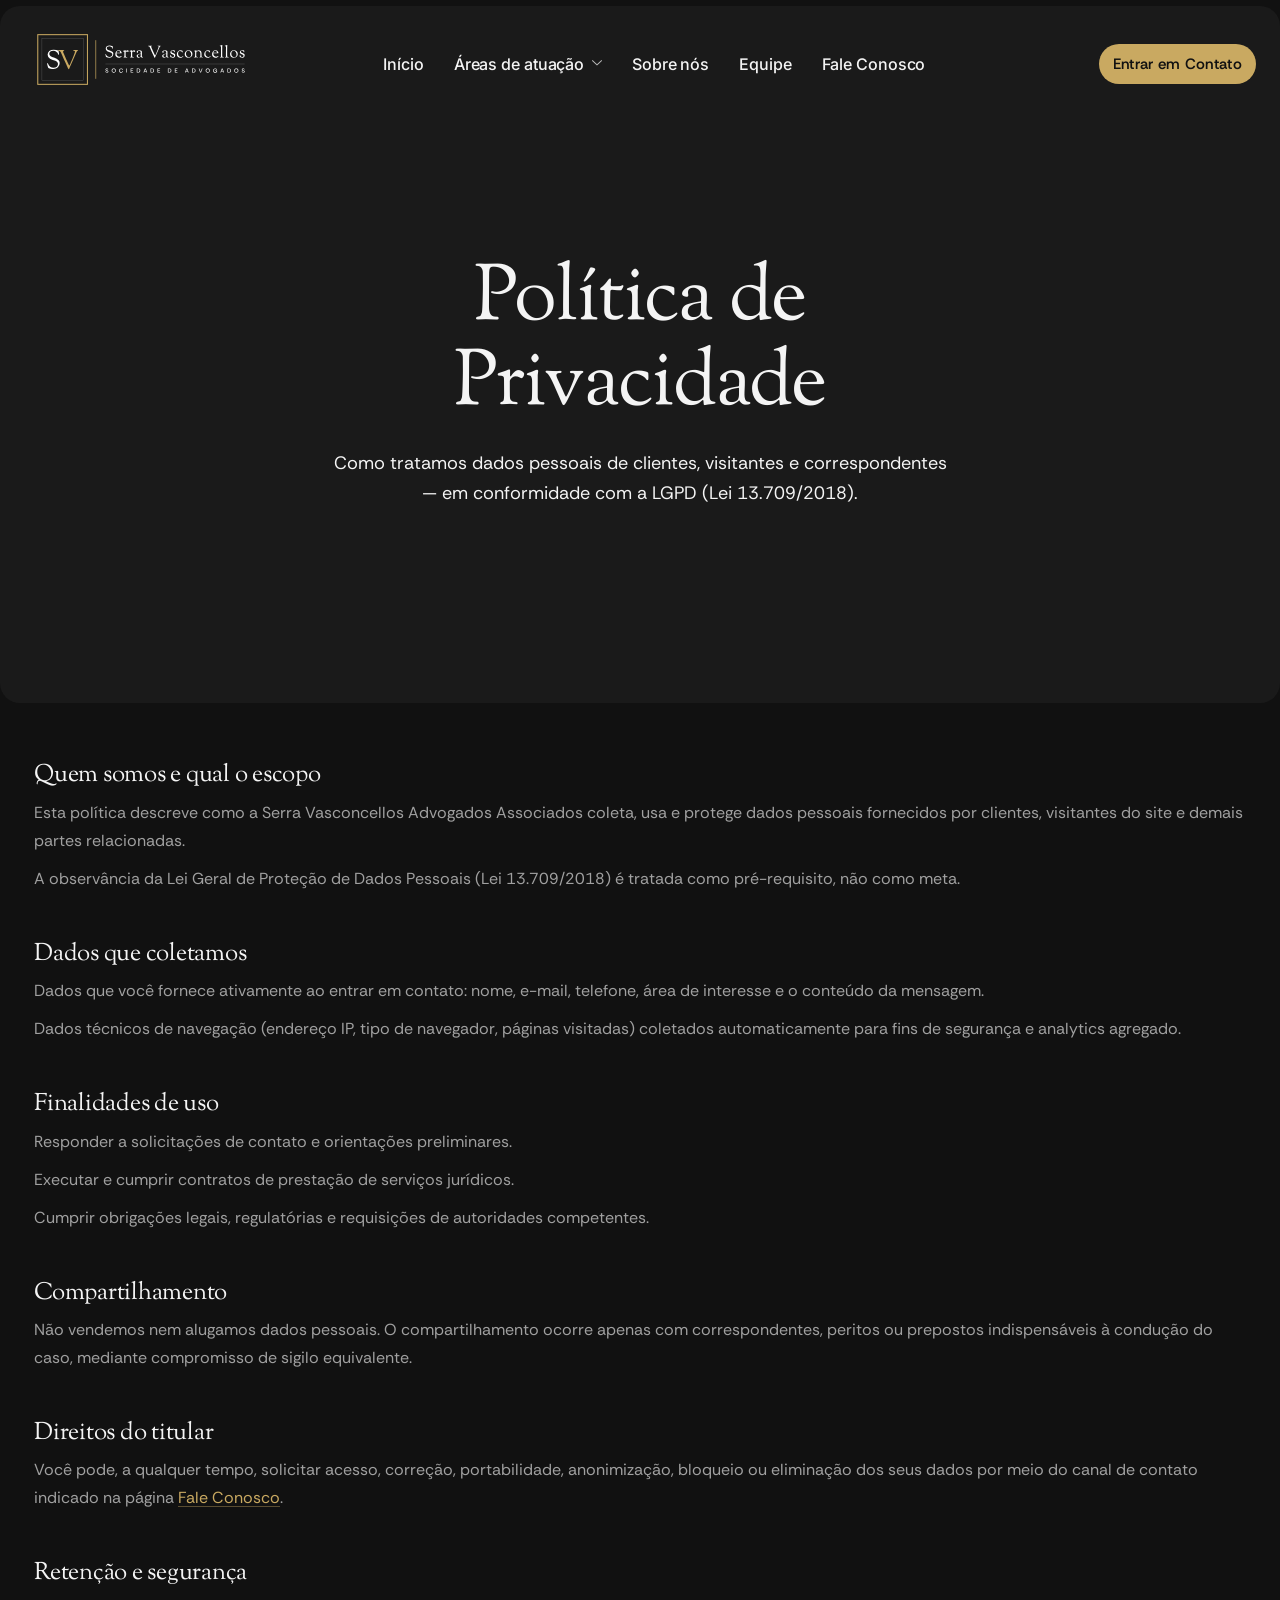
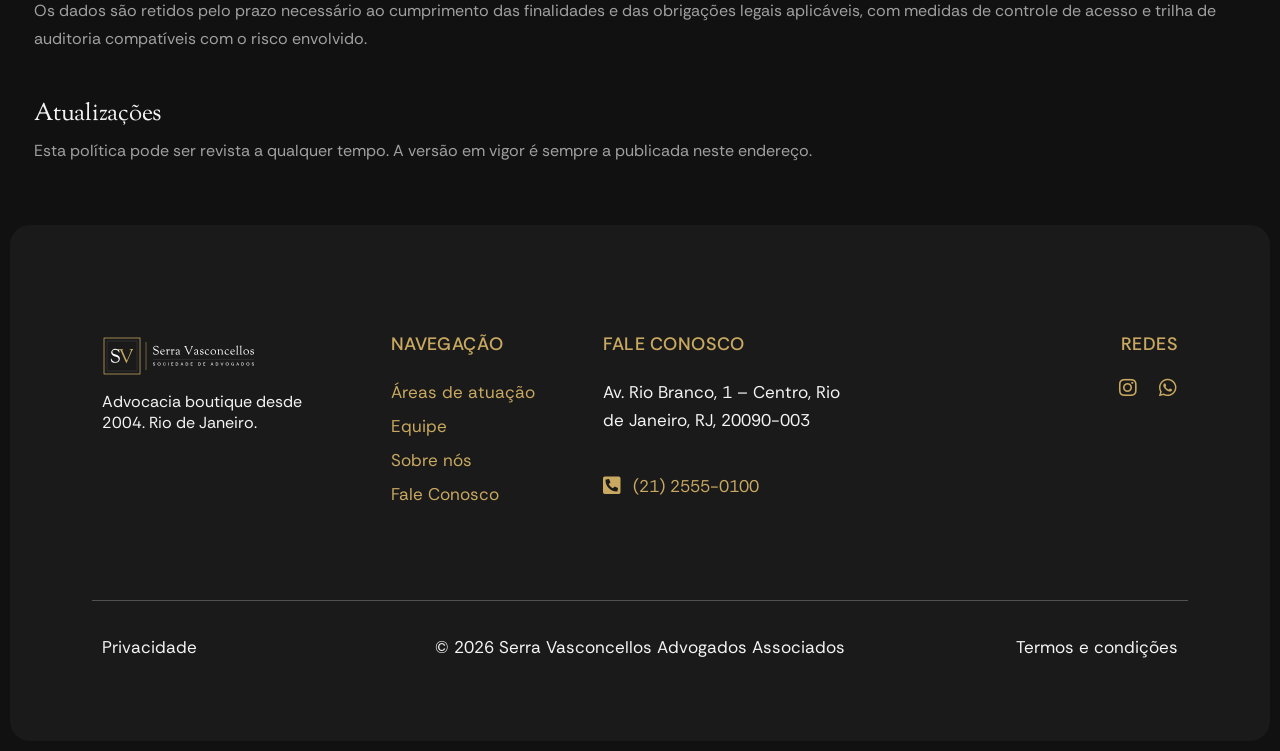
<file: privacidade.html>
<!DOCTYPE html>
<html lang="pt-BR">
<head>
	<script src="./assets/js/sv-silence-stub-errors.js"></script>
	<script>try{if(!matchMedia('(prefers-reduced-motion: reduce)').matches)document.documentElement.classList.add('sv-motion')}catch(e){}</script>
	<meta charset="UTF-8">
		<title>Política de Privacidade &#8211; Serra Vasconcellos</title>
<meta name="description" content="Política de Privacidade — Serra Vasconcellos Advogados. Tratamento de dados pessoais em conformidade com a LGPD." />
<meta property="og:type" content="website" />
<meta property="og:url" content="https://clonedsite.vercel.app/privacidade.html" />
<meta property="og:site_name" content="Serra Vasconcellos Advogados" />
<meta property="og:locale" content="pt_BR" />
<meta property="og:title" content="Política de Privacidade — Serra Vasconcellos" />
<meta property="og:description" content="Política de Privacidade — Serra Vasconcellos Advogados. Tratamento de dados pessoais em conformidade com a LGPD." />
<meta property="og:image" content="https://clonedsite.vercel.app/assets/img/og-image.jpg" />
<meta property="og:image:width" content="1200" />
<meta property="og:image:height" content="630" />
<meta name="twitter:card" content="summary_large_image" />
<meta name="twitter:title" content="Política de Privacidade — Serra Vasconcellos" />
<meta name="twitter:description" content="Política de Privacidade — Serra Vasconcellos Advogados. Tratamento de dados pessoais em conformidade com a LGPD." />
<meta name="twitter:image" content="https://clonedsite.vercel.app/assets/img/og-image.jpg" />
<meta name='robots' content='max-image-preview:large' />
<style id="wp-img-auto-sizes-contain-inline-css">
img:is([sizes=auto i],[sizes^="auto," i]){contain-intrinsic-size:3000px 1500px}
/*# sourceURL=wp-img-auto-sizes-contain-inline-css */
</style>
<link rel='stylesheet' id='font-awesome-5-all-css' href='./assets/css/all.min.css' media='all' />
<link rel='stylesheet' id='font-awesome-4-shim-css' href='./assets/css/v4-shims.min.css' media='all' />
<style id="wp-emoji-styles-inline-css">

	img.wp-smiley, img.emoji {
		display: inline !important;
		border: none !important;
		box-shadow: none !important;
		height: 1em !important;
		width: 1em !important;
		margin: 0 0.07em !important;
		vertical-align: -0.1em !important;
		background: none !important;
		padding: 0 !important;
	}
/*# sourceURL=wp-emoji-styles-inline-css */
</style>
<style id="global-styles-inline-css">
:root{--wp--preset--aspect-ratio--square: 1;--wp--preset--aspect-ratio--4-3: 4/3;--wp--preset--aspect-ratio--3-4: 3/4;--wp--preset--aspect-ratio--3-2: 3/2;--wp--preset--aspect-ratio--2-3: 2/3;--wp--preset--aspect-ratio--16-9: 16/9;--wp--preset--aspect-ratio--9-16: 9/16;--wp--preset--color--black: #000000;--wp--preset--color--cyan-bluish-gray: #abb8c3;--wp--preset--color--white: #ffffff;--wp--preset--color--pale-pink: #f78da7;--wp--preset--color--vivid-red: #cf2e2e;--wp--preset--color--luminous-vivid-orange: #ff6900;--wp--preset--color--luminous-vivid-amber: #fcb900;--wp--preset--color--light-green-cyan: #7bdcb5;--wp--preset--color--vivid-green-cyan: #00d084;--wp--preset--color--pale-cyan-blue: #8ed1fc;--wp--preset--color--vivid-cyan-blue: #0693e3;--wp--preset--color--vivid-purple: #9b51e0;--wp--preset--gradient--vivid-cyan-blue-to-vivid-purple: linear-gradient(135deg,rgb(6,147,227) 0%,rgb(155,81,224) 100%);--wp--preset--gradient--light-green-cyan-to-vivid-green-cyan: linear-gradient(135deg,rgb(122,220,180) 0%,rgb(0,208,130) 100%);--wp--preset--gradient--luminous-vivid-amber-to-luminous-vivid-orange: linear-gradient(135deg,rgb(252,185,0) 0%,rgb(255,105,0) 100%);--wp--preset--gradient--luminous-vivid-orange-to-vivid-red: linear-gradient(135deg,rgb(255,105,0) 0%,rgb(207,46,46) 100%);--wp--preset--gradient--very-light-gray-to-cyan-bluish-gray: linear-gradient(135deg,rgb(238,238,238) 0%,rgb(169,184,195) 100%);--wp--preset--gradient--cool-to-warm-spectrum: linear-gradient(135deg,rgb(74,234,220) 0%,rgb(151,120,209) 20%,rgb(207,42,186) 40%,rgb(238,44,130) 60%,rgb(251,105,98) 80%,rgb(254,248,76) 100%);--wp--preset--gradient--blush-light-purple: linear-gradient(135deg,rgb(255,206,236) 0%,rgb(152,150,240) 100%);--wp--preset--gradient--blush-bordeaux: linear-gradient(135deg,rgb(254,205,165) 0%,rgb(254,45,45) 50%,rgb(107,0,62) 100%);--wp--preset--gradient--luminous-dusk: linear-gradient(135deg,rgb(255,203,112) 0%,rgb(199,81,192) 50%,rgb(65,88,208) 100%);--wp--preset--gradient--pale-ocean: linear-gradient(135deg,rgb(255,245,203) 0%,rgb(182,227,212) 50%,rgb(51,167,181) 100%);--wp--preset--gradient--electric-grass: linear-gradient(135deg,rgb(202,248,128) 0%,rgb(113,206,126) 100%);--wp--preset--gradient--midnight: linear-gradient(135deg,rgb(2,3,129) 0%,rgb(40,116,252) 100%);--wp--preset--font-size--small: 13px;--wp--preset--font-size--medium: 20px;--wp--preset--font-size--large: 36px;--wp--preset--font-size--x-large: 42px;--wp--preset--spacing--20: 0.44rem;--wp--preset--spacing--30: 0.67rem;--wp--preset--spacing--40: 1rem;--wp--preset--spacing--50: 1.5rem;--wp--preset--spacing--60: 2.25rem;--wp--preset--spacing--70: 3.38rem;--wp--preset--spacing--80: 5.06rem;--wp--preset--shadow--natural: 6px 6px 9px rgba(0, 0, 0, 0.2);--wp--preset--shadow--deep: 12px 12px 50px rgba(0, 0, 0, 0.4);--wp--preset--shadow--sharp: 6px 6px 0px rgba(0, 0, 0, 0.2);--wp--preset--shadow--outlined: 6px 6px 0px -3px rgb(255, 255, 255), 6px 6px rgb(0, 0, 0);--wp--preset--shadow--crisp: 6px 6px 0px rgb(0, 0, 0);}:root { --wp--style--global--content-size: 800px;--wp--style--global--wide-size: 1200px; }:where(body) { margin: 0; }.wp-site-blocks > .alignleft { float: left; margin-right: 2em; }.wp-site-blocks > .alignright { float: right; margin-left: 2em; }.wp-site-blocks > .aligncenter { justify-content: center; margin-left: auto; margin-right: auto; }:where(.wp-site-blocks) > * { margin-block-start: 24px; margin-block-end: 0; }:where(.wp-site-blocks) > :first-child { margin-block-start: 0; }:where(.wp-site-blocks) > :last-child { margin-block-end: 0; }:root { --wp--style--block-gap: 24px; }:root :where(.is-layout-flow) > :first-child{margin-block-start: 0;}:root :where(.is-layout-flow) > :last-child{margin-block-end: 0;}:root :where(.is-layout-flow) > *{margin-block-start: 24px;margin-block-end: 0;}:root :where(.is-layout-constrained) > :first-child{margin-block-start: 0;}:root :where(.is-layout-constrained) > :last-child{margin-block-end: 0;}:root :where(.is-layout-constrained) > *{margin-block-start: 24px;margin-block-end: 0;}:root :where(.is-layout-flex){gap: 24px;}:root :where(.is-layout-grid){gap: 24px;}.is-layout-flow > .alignleft{float: left;margin-inline-start: 0;margin-inline-end: 2em;}.is-layout-flow > .alignright{float: right;margin-inline-start: 2em;margin-inline-end: 0;}.is-layout-flow > .aligncenter{margin-left: auto !important;margin-right: auto !important;}.is-layout-constrained > .alignleft{float: left;margin-inline-start: 0;margin-inline-end: 2em;}.is-layout-constrained > .alignright{float: right;margin-inline-start: 2em;margin-inline-end: 0;}.is-layout-constrained > .aligncenter{margin-left: auto !important;margin-right: auto !important;}.is-layout-constrained > :where(:not(.alignleft):not(.alignright):not(.alignfull)){max-width: var(--wp--style--global--content-size);margin-left: auto !important;margin-right: auto !important;}.is-layout-constrained > .alignwide{max-width: var(--wp--style--global--wide-size);}body .is-layout-flex{display: flex;}.is-layout-flex{flex-wrap: wrap;align-items: center;}.is-layout-flex > :is(*, div){margin: 0;}body .is-layout-grid{display: grid;}.is-layout-grid > :is(*, div){margin: 0;}body{padding-top: 0px;padding-right: 0px;padding-bottom: 0px;padding-left: 0px;}:root :where(.wp-element-button, .wp-block-button__link){background-color: #32373c;border-width: 0;color: #fff;font-family: inherit;font-size: inherit;font-style: inherit;font-weight: inherit;letter-spacing: inherit;line-height: inherit;padding-top: calc(0.667em + 2px);padding-right: calc(1.333em + 2px);padding-bottom: calc(0.667em + 2px);padding-left: calc(1.333em + 2px);text-decoration: none;text-transform: inherit;}.has-black-color{color: var(--wp--preset--color--black) !important;}.has-cyan-bluish-gray-color{color: var(--wp--preset--color--cyan-bluish-gray) !important;}.has-white-color{color: var(--wp--preset--color--white) !important;}.has-pale-pink-color{color: var(--wp--preset--color--pale-pink) !important;}.has-vivid-red-color{color: var(--wp--preset--color--vivid-red) !important;}.has-luminous-vivid-orange-color{color: var(--wp--preset--color--luminous-vivid-orange) !important;}.has-luminous-vivid-amber-color{color: var(--wp--preset--color--luminous-vivid-amber) !important;}.has-light-green-cyan-color{color: var(--wp--preset--color--light-green-cyan) !important;}.has-vivid-green-cyan-color{color: var(--wp--preset--color--vivid-green-cyan) !important;}.has-pale-cyan-blue-color{color: var(--wp--preset--color--pale-cyan-blue) !important;}.has-vivid-cyan-blue-color{color: var(--wp--preset--color--vivid-cyan-blue) !important;}.has-vivid-purple-color{color: var(--wp--preset--color--vivid-purple) !important;}.has-black-background-color{background-color: var(--wp--preset--color--black) !important;}.has-cyan-bluish-gray-background-color{background-color: var(--wp--preset--color--cyan-bluish-gray) !important;}.has-white-background-color{background-color: var(--wp--preset--color--white) !important;}.has-pale-pink-background-color{background-color: var(--wp--preset--color--pale-pink) !important;}.has-vivid-red-background-color{background-color: var(--wp--preset--color--vivid-red) !important;}.has-luminous-vivid-orange-background-color{background-color: var(--wp--preset--color--luminous-vivid-orange) !important;}.has-luminous-vivid-amber-background-color{background-color: var(--wp--preset--color--luminous-vivid-amber) !important;}.has-light-green-cyan-background-color{background-color: var(--wp--preset--color--light-green-cyan) !important;}.has-vivid-green-cyan-background-color{background-color: var(--wp--preset--color--vivid-green-cyan) !important;}.has-pale-cyan-blue-background-color{background-color: var(--wp--preset--color--pale-cyan-blue) !important;}.has-vivid-cyan-blue-background-color{background-color: var(--wp--preset--color--vivid-cyan-blue) !important;}.has-vivid-purple-background-color{background-color: var(--wp--preset--color--vivid-purple) !important;}.has-black-border-color{border-color: var(--wp--preset--color--black) !important;}.has-cyan-bluish-gray-border-color{border-color: var(--wp--preset--color--cyan-bluish-gray) !important;}.has-white-border-color{border-color: var(--wp--preset--color--white) !important;}.has-pale-pink-border-color{border-color: var(--wp--preset--color--pale-pink) !important;}.has-vivid-red-border-color{border-color: var(--wp--preset--color--vivid-red) !important;}.has-luminous-vivid-orange-border-color{border-color: var(--wp--preset--color--luminous-vivid-orange) !important;}.has-luminous-vivid-amber-border-color{border-color: var(--wp--preset--color--luminous-vivid-amber) !important;}.has-light-green-cyan-border-color{border-color: var(--wp--preset--color--light-green-cyan) !important;}.has-vivid-green-cyan-border-color{border-color: var(--wp--preset--color--vivid-green-cyan) !important;}.has-pale-cyan-blue-border-color{border-color: var(--wp--preset--color--pale-cyan-blue) !important;}.has-vivid-cyan-blue-border-color{border-color: var(--wp--preset--color--vivid-cyan-blue) !important;}.has-vivid-purple-border-color{border-color: var(--wp--preset--color--vivid-purple) !important;}.has-vivid-cyan-blue-to-vivid-purple-gradient-background{background: var(--wp--preset--gradient--vivid-cyan-blue-to-vivid-purple) !important;}.has-light-green-cyan-to-vivid-green-cyan-gradient-background{background: var(--wp--preset--gradient--light-green-cyan-to-vivid-green-cyan) !important;}.has-luminous-vivid-amber-to-luminous-vivid-orange-gradient-background{background: var(--wp--preset--gradient--luminous-vivid-amber-to-luminous-vivid-orange) !important;}.has-luminous-vivid-orange-to-vivid-red-gradient-background{background: var(--wp--preset--gradient--luminous-vivid-orange-to-vivid-red) !important;}.has-very-light-gray-to-cyan-bluish-gray-gradient-background{background: var(--wp--preset--gradient--very-light-gray-to-cyan-bluish-gray) !important;}.has-cool-to-warm-spectrum-gradient-background{background: var(--wp--preset--gradient--cool-to-warm-spectrum) !important;}.has-blush-light-purple-gradient-background{background: var(--wp--preset--gradient--blush-light-purple) !important;}.has-blush-bordeaux-gradient-background{background: var(--wp--preset--gradient--blush-bordeaux) !important;}.has-luminous-dusk-gradient-background{background: var(--wp--preset--gradient--luminous-dusk) !important;}.has-pale-ocean-gradient-background{background: var(--wp--preset--gradient--pale-ocean) !important;}.has-electric-grass-gradient-background{background: var(--wp--preset--gradient--electric-grass) !important;}.has-midnight-gradient-background{background: var(--wp--preset--gradient--midnight) !important;}.has-small-font-size{font-size: var(--wp--preset--font-size--small) !important;}.has-medium-font-size{font-size: var(--wp--preset--font-size--medium) !important;}.has-large-font-size{font-size: var(--wp--preset--font-size--large) !important;}.has-x-large-font-size{font-size: var(--wp--preset--font-size--x-large) !important;}
:root :where(.wp-block-icon svg){width: 24px;}
:root :where(.wp-block-pullquote){font-size: 1.5em;line-height: 1.6;}
/*# sourceURL=global-styles-inline-css */
</style>
<link rel='stylesheet' id='cute-alert-css' href='./assets/css/style.css' media='all' />
<link rel='stylesheet' id='text-editor-style-css' href='./assets/css/text-editor.css' media='all' />
<link rel='stylesheet' id='hello-elementor-css' href='./assets/css/reset.css' media='all' />
<link rel='stylesheet' id='hello-elementor-theme-style-css' href='./assets/css/theme.css' media='all' />
<link rel='stylesheet' id='hello-elementor-header-footer-css' href='./assets/css/header-footer.css' media='all' />
<link rel='stylesheet' id='elementor-frontend-css' href='./assets/css/custom-frontend.min.css' media='all' />
<link rel='stylesheet' id='elementor-post-127-css' href='./assets/css/post-127.css' media='all' />
<link rel='stylesheet' id='elementor-icons-css' href='./assets/css/elementor-icons.min.css' media='all' />
<link rel='stylesheet' id='e-animation-fadeInDown-css' href='./assets/css/fadeInDown.min.css' media='all' />
<link rel='stylesheet' id='e-animation-fadeInUp-css' href='./assets/css/fadeInUp.min.css' media='all' />
<link rel='stylesheet' id='widget-heading-css' href='./assets/css/widget-heading.min.css' media='all' />
<link rel='stylesheet' id='widget-icon-list-css' href='./assets/css/custom-widget-icon-list.min.css' media='all' />
<link rel='stylesheet' id='widget-image-css' href='./assets/css/widget-image.min.css' media='all' />
<link rel='stylesheet' id='widget-social-icons-css' href='./assets/css/widget-social-icons.min.css' media='all' />
<link rel='stylesheet' id='e-apple-webkit-css' href='./assets/css/custom-apple-webkit.min.css' media='all' />
<link rel='stylesheet' id='widget-divider-css' href='./assets/css/widget-divider.min.css' media='all' />
<link rel='stylesheet' id='elementor-post-488-css' href='./assets/css/post-488.css' media='all' />
<link rel='stylesheet' id='ekit-widget-styles-css' href='./assets/css/widget-styles.css' media='all' />
<link rel='stylesheet' id='ekit-responsive-css' href='./assets/css/responsive.css' media='all' />




<link rel='stylesheet' id='elementor-icons-ekiticons-css' href='./assets/css/ekiticons.css' media='all' />
<link rel='stylesheet' id='elementor-icons-shared-0-css' href='./assets/css/fontawesome.min.css' media='all' />
<link rel='stylesheet' id='elementor-icons-fa-solid-css' href='./assets/css/solid.min.css' media='all' />
<link rel='stylesheet' id='elementor-icons-fa-brands-css' href='./assets/css/brands.min.css' media='all' />
<script type='text/javascript'>
		var elementskit = {
			resturl: 'https://serravasconcellos.com.br/wp-json/elementskit/v1/',
		}

		</script><script id="font-awesome-4-shim-js" src="./assets/js/v4-shims.min.js"></script>
<script id="jquery-core-js" src="./assets/js/jquery.min.js"></script>
<script id="jquery-migrate-js" src="./assets/js/jquery-migrate.min.js"></script>
<link rel="canonical" href="https://clonedsite.vercel.app/privacidade.html" />
<style>
				.e-con.e-parent:nth-of-type(n+4):not(.e-lazyloaded):not(.e-no-lazyload),
				.e-con.e-parent:nth-of-type(n+4):not(.e-lazyloaded):not(.e-no-lazyload) * {
					background-image: none !important;
				}
				@media screen and (max-height: 1024px) {
					.e-con.e-parent:nth-of-type(n+3):not(.e-lazyloaded):not(.e-no-lazyload),
					.e-con.e-parent:nth-of-type(n+3):not(.e-lazyloaded):not(.e-no-lazyload) * {
						background-image: none !important;
					}
				}
				@media screen and (max-height: 640px) {
					.e-con.e-parent:nth-of-type(n+2):not(.e-lazyloaded):not(.e-no-lazyload),
					.e-con.e-parent:nth-of-type(n+2):not(.e-lazyloaded):not(.e-no-lazyload) * {
						background-image: none !important;
					}
				}
			</style>
<link rel="icon" type="image/x-icon" href="./favicon.ico" />
<link rel="icon" type="image/png" sizes="32x32" href="./assets/img/favicon-32.png" />
<link rel="icon" type="image/png" sizes="16x16" href="./assets/img/favicon-16.png" />
<link rel="apple-touch-icon" sizes="180x180" href="./assets/img/apple-touch-icon.png" />
<meta name="msapplication-TileImage" content="https://clonedsite.vercel.app/assets/img/favicon-512.png" />
<meta name="theme-color" content="#111111" />
	<meta name="viewport" content="width=device-width, initial-scale=1.0, viewport-fit=cover" />  <link rel="stylesheet" href="./assets/css/google-fonts.css" />
<link rel="stylesheet" href="./assets/css/overrides.css?v=20261022" media="all" />
</head>
<body class="wp-singular page-template page-template-elementor_canvas page page-id-488 wp-embed-responsive wp-theme-hello-elementor hello-elementor-default elementor-default elementor-template-canvas elementor-kit-127 elementor-page elementor-page-488">
			<div data-elementor-type="wp-page" data-elementor-id="488" class="elementor elementor-488" data-elementor-post-type="page">
				<div class="elementor-element elementor-element-6bdb956 e-flex e-con-boxed e-con e-parent" data-id="6bdb956" data-element_type="container" data-e-type="container">
					<div class="e-con-inner">
		<div class="elementor-element elementor-element-49e3981 e-con-full e-flex e-con e-child" data-id="49e3981" data-element_type="container" data-e-type="container">
				<div class="elementor-element elementor-element-ac1f069 elementor-view-default elementor-widget elementor-widget-icon" data-id="ac1f069" data-element_type="widget" data-e-type="widget" data-widget_type="icon.default">
				<div class="elementor-widget-container">
							<div class="elementor-icon-wrapper">
			<a class="elementor-icon" href="./index.html">
			<svg xmlns="http://www.w3.org/2000/svg" width="160.1" height="52" viewBox="0 0 307.84 100" fill="none" role="img" aria-label="Serra Vasconcellos Advogados"><rect x="4" y="14" width="72" height="72" fill="none" stroke="#C9A961" stroke-width="1.5"/><rect x="10" y="20" width="60" height="60" fill="none" stroke="#FFFFFF" stroke-width="0.5" opacity="0.35"/><path fill="#FFFFFF" d="M32.57 36.97 33.45 36.66Q33.94 36.66 34.02 36.97Q34.82 41.56 34.82 42.38Q34.82 43.2 34.28 43.2Q33.94 43.2 33.62 42.38Q33.3 41.56 32.86 40.88Q32.42 40.2 32.23 40.01Q32.04 39.82 31.24 39.09Q29.19 37.27 26.55 37.27Q23.91 37.27 22.31 38.41Q20.72 39.55 20.72 41.37Q20.72 43.2 21.65 44.3Q22.58 45.4 24.14 46.01Q25.7 46.62 27.41 47.15Q32 48.59 34.21 50.91Q35.73 52.55 35.73 54.98Q35.73 58.97 33.18 61.31Q30.64 63.64 26.87 63.64Q24.25 63.64 22.66 63.36Q21.06 63.07 19.39 62.2Q18.89 61.89 18.21 59.23Q17.53 56.57 17.53 55.91Q17.53 55.24 18.04 55.24Q18.55 55.24 18.67 55.62Q20.07 59.01 21.97 60.41Q24.02 61.97 26.93 61.97Q29.84 61.97 31.57 60.47Q33.3 58.97 33.3 56.54Q33.3 54.75 32.12 53.55Q30.94 52.36 29.42 51.82Q23.76 49.92 21.74 48.75Q18.29 46.69 18.29 43.24Q18.29 39.78 20.74 37.75Q23.19 35.71 27.1 35.71Q28.55 35.71 30.54 36.34Q32.54 36.97 32.57 36.97Z"/><path fill="#C9A961" d="M58.37 36.21 61.75 36.13Q62.47 36.13 62.47 36.66Q62.47 37.08 61.64 37.46Q61.3 37.61 60.84 38.11Q60.38 38.6 60.04 39.4L51.57 58.7Q50.66 60.75 50.01 62.33Q49.36 63.91 49.25 64.1Q49.14 64.29 48.95 64.29Q48.26 64.29 47.26 61.74Q46.25 59.2 44.06 54.45Q41.88 49.7 40.7 47.04Q39.52 44.38 39.01 43.12Q38.5 41.87 38.04 40.88Q37.36 39.25 36.79 38.62Q36.22 37.99 35.51 37.69Q34.81 37.38 34.39 37.38Q33.33 37.46 33.33 36.7Q33.33 36.17 34.39 36.17L38.57 36.32L41.04 36.24Q41.92 36.24 42.11 36.32Q42.3 36.4 42.3 36.64Q42.3 36.89 41.92 37.08Q40.74 37.69 40.74 38.32Q40.74 38.94 40.87 39.46Q41 39.97 41.46 41.03Q41.92 42.1 42.39 43.16Q42.87 44.22 43.95 46.6Q45.03 48.97 46.06 51.29Q49.25 58.63 49.86 58.63Q50.05 58.63 52.04 54.03Q54.04 49.43 55.98 44.41Q57.91 39.4 57.91 38.64Q57.91 37.88 57.48 37.55Q57.04 37.23 56.55 37.16Q55.18 37 55.18 36.55Q55.18 36.28 55.31 36.23Q55.44 36.17 55.98 36.17Z"/><line x1="88" y1="22" x2="88" y2="78" stroke="#C9A961" stroke-width="1"/><path fill="#FFFFFF" d="M111.5 30.46 112.06 30.27Q112.37 30.27 112.42 30.46Q112.92 33.37 112.92 33.88Q112.92 34.4 112.58 34.4Q112.37 34.4 112.16 33.88Q111.96 33.37 111.68 32.94Q111.41 32.5 111.29 32.38Q111.17 32.26 110.66 31.81Q109.37 30.66 107.7 30.66Q106.03 30.66 105.02 31.38Q104.02 32.1 104.02 33.25Q104.02 34.4 104.6 35.1Q105.19 35.79 106.18 36.18Q107.16 36.56 108.24 36.9Q111.14 37.81 112.54 39.27Q113.5 40.3 113.5 41.84Q113.5 44.36 111.89 45.84Q110.28 47.31 107.9 47.31Q106.25 47.31 105.24 47.13Q104.23 46.95 103.18 46.4Q102.86 46.21 102.43 44.53Q102 42.85 102 42.43Q102 42.01 102.32 42.01Q102.65 42.01 102.72 42.25Q103.61 44.38 104.81 45.27Q106.1 46.26 107.94 46.26Q109.78 46.26 110.87 45.31Q111.96 44.36 111.96 42.82Q111.96 41.7 111.22 40.94Q110.47 40.18 109.51 39.85Q105.94 38.65 104.66 37.9Q102.48 36.61 102.48 34.42Q102.48 32.24 104.03 30.96Q105.58 29.67 108.05 29.67Q108.96 29.67 110.22 30.07Q111.48 30.46 111.5 30.46ZM121.2 36.63Q122.2 36.63 123.03 36.99Q123.86 37.35 124.32 37.87Q124.77 38.38 125.08 38.96Q125.61 39.94 125.61 40.45Q125.61 40.88 124.63 40.88H118.46Q118.27 40.88 118.23 40.92Q118.2 40.95 118.2 41.14Q118.2 43.4 119.41 44.7Q120.62 45.99 122.25 45.99Q123.26 45.99 124.3 45.45Q125.35 44.91 125.4 44.91Q125.64 44.91 125.64 45.13Q125.64 45.42 125.11 45.91Q124.58 46.4 124.1 46.71Q122.95 47.46 121.39 47.46Q119.28 47.46 117.8 46.16Q116.32 44.86 116.32 42.4Q116.32 39.94 117.68 38.29Q119.04 36.63 121.2 36.63ZM118.65 40.3 122.88 40.16Q123.21 40.16 123.3 40.1Q123.38 40.04 123.38 39.87Q123.38 39.15 122.71 38.19Q122.04 37.23 120.84 37.23Q119.64 37.23 118.99 38.18Q118.34 39.13 118.34 39.97Q118.34 40.3 118.65 40.3ZM128.32 38.29 128.06 38.26Q127.6 38.26 127.6 37.88Q127.6 37.62 127.92 37.48Q128.25 37.35 129.12 37.08Q130 36.8 130.5 36.57Q131.01 36.34 131.1 36.34Q131.42 36.34 131.42 36.82L131.39 37.47Q131.39 38.34 131.45 38.42Q131.51 38.5 131.57 38.5Q131.63 38.5 131.94 38.02Q132.26 37.54 132.83 37.05Q133.41 36.56 133.97 36.56Q134.54 36.56 135.14 36.96Q135.74 37.35 135.74 37.75Q135.74 38.14 135.54 38.48Q135.21 39.06 134.92 39.06Q134.73 39.06 134.24 38.77Q133.74 38.48 133.1 38.48Q132.45 38.48 131.88 39.01Q131.32 39.54 131.32 39.97V42.46L131.34 44.55L131.37 44.98Q131.37 45.49 131.7 45.85Q132.04 46.21 132.34 46.26Q132.64 46.3 132.86 46.33Q133.07 46.35 133.19 46.36Q133.31 46.38 133.46 46.42Q133.72 46.47 133.72 46.77Q133.72 47.07 133.43 47.07L131.39 46.95L128.9 47.07Q128.46 47.07 128.42 46.98Q128.37 46.88 128.37 46.78Q128.37 46.47 128.68 46.38Q129.3 46.23 129.44 45.76Q129.57 45.3 129.57 43.76L129.54 39.9L129.52 39.18Q129.52 38.91 129.45 38.74Q129.26 38.29 128.32 38.29ZM137.82 38.29 137.56 38.26Q137.1 38.26 137.1 37.88Q137.1 37.62 137.42 37.48Q137.75 37.35 138.62 37.08Q139.5 36.8 140 36.57Q140.51 36.34 140.6 36.34Q140.92 36.34 140.92 36.82L140.89 37.47Q140.89 38.34 140.95 38.42Q141.01 38.5 141.07 38.5Q141.13 38.5 141.44 38.02Q141.76 37.54 142.33 37.05Q142.91 36.56 143.47 36.56Q144.04 36.56 144.64 36.96Q145.24 37.35 145.24 37.75Q145.24 38.14 145.04 38.48Q144.71 39.06 144.42 39.06Q144.23 39.06 143.74 38.77Q143.24 38.48 142.6 38.48Q141.95 38.48 141.38 39.01Q140.82 39.54 140.82 39.97V42.46L140.84 44.55L140.87 44.98Q140.87 45.49 141.2 45.85Q141.54 46.21 141.84 46.26Q142.14 46.3 142.36 46.33Q142.57 46.35 142.69 46.36Q142.81 46.38 142.96 46.42Q143.22 46.47 143.22 46.77Q143.22 47.07 142.93 47.07L140.89 46.95L138.4 47.07Q137.96 47.07 137.92 46.98Q137.87 46.88 137.87 46.78Q137.87 46.47 138.18 46.38Q138.8 46.23 138.94 45.76Q139.07 45.3 139.07 43.76L139.04 39.9L139.02 39.18Q139.02 38.91 138.95 38.74Q138.76 38.29 137.82 38.29ZM150.06 47.36Q147.22 47.36 147.22 44.96Q147.22 43.23 148.66 42.58Q149.86 42.08 152.34 41.67Q152.41 41.65 152.53 41.64Q152.65 41.62 152.78 41.6Q152.91 41.58 152.98 41.55Q153.15 41.48 153.15 41.22L153.2 39.97Q153.2 38.6 152.41 37.99Q151.62 37.38 150.87 37.38Q149.14 37.38 149.14 38.82L149.24 39.68Q149.24 40.16 148.81 40.16Q148.47 40.16 148.06 40.04Q147.32 39.8 147.32 39.22Q147.32 38.29 148.58 37.44Q149.84 36.58 151.11 36.58Q152.38 36.58 153.1 36.82Q153.82 37.06 154.17 37.36Q154.52 37.66 154.71 38.17Q154.95 38.77 154.95 40.05Q154.95 41.34 154.89 42.33Q154.83 43.33 154.83 44.14Q154.83 44.96 155.02 45.48Q155.22 45.99 155.48 46.14Q155.74 46.28 156.01 46.3Q156.66 46.35 156.66 46.69Q156.66 47.19 155.14 47.19Q154.52 47.19 154.08 46.86Q153.63 46.52 153.44 46.2Q153.25 45.87 153.22 45.87Q153.2 45.87 153.03 46.03Q152.86 46.18 152.56 46.4Q152.26 46.62 151.88 46.83Q150.99 47.36 150.06 47.36ZM152.98 42.01 152.74 42.06Q152.19 42.15 152.05 42.18Q151.9 42.2 151.38 42.32Q150.85 42.44 150.64 42.54Q150.44 42.63 150.07 42.84Q149.7 43.04 149.53 43.26Q149.1 43.93 149.1 44.67Q149.1 45.42 149.58 45.91Q150.06 46.4 150.81 46.4Q151.57 46.4 152.01 46.21Q152.46 46.02 152.67 45.78Q152.89 45.54 153.01 45.13Q153.15 44.67 153.15 43.95V42.22Q153.15 42.01 152.98 42.01ZM179.54 29.98 181.68 29.94Q182.14 29.94 182.14 30.27Q182.14 30.54 181.61 30.78Q181.39 30.87 181.1 31.18Q180.82 31.5 180.6 32L175.25 44.19Q174.67 45.49 174.26 46.48Q173.86 47.48 173.78 47.6Q173.71 47.72 173.59 47.72Q173.16 47.72 172.52 46.11Q171.89 44.5 170.51 41.5Q169.13 38.5 168.38 36.82Q167.64 35.14 167.32 34.35Q166.99 33.56 166.7 32.94Q166.27 31.9 165.91 31.51Q165.55 31.11 165.11 30.92Q164.66 30.73 164.4 30.73Q163.73 30.78 163.73 30.3Q163.73 29.96 164.4 29.96L167.04 30.06L168.6 30.01Q169.15 30.01 169.27 30.06Q169.39 30.1 169.39 30.26Q169.39 30.42 169.15 30.54Q168.41 30.92 168.41 31.32Q168.41 31.71 168.49 32.04Q168.58 32.36 168.86 33.03Q169.15 33.7 169.45 34.38Q169.75 35.05 170.44 36.55Q171.12 38.05 171.77 39.51Q173.78 44.14 174.17 44.14Q174.29 44.14 175.55 41.24Q176.81 38.34 178.03 35.17Q179.26 32 179.26 31.52Q179.26 31.04 178.98 30.84Q178.7 30.63 178.39 30.58Q177.53 30.49 177.53 30.2Q177.53 30.03 177.61 30Q177.7 29.96 178.03 29.96ZM187.1 47.36Q184.27 47.36 184.27 44.96Q184.27 43.23 185.71 42.58Q186.91 42.08 189.38 41.67Q189.45 41.65 189.57 41.64Q189.69 41.62 189.82 41.6Q189.96 41.58 190.03 41.55Q190.2 41.48 190.2 41.22L190.24 39.97Q190.24 38.6 189.45 37.99Q188.66 37.38 187.92 37.38Q186.19 37.38 186.19 38.82L186.28 39.68Q186.28 40.16 185.85 40.16Q185.52 40.16 185.11 40.04Q184.36 39.8 184.36 39.22Q184.36 38.29 185.62 37.44Q186.88 36.58 188.16 36.58Q189.43 36.58 190.15 36.82Q190.87 37.06 191.22 37.36Q191.56 37.66 191.76 38.17Q192 38.77 192 40.05Q192 41.34 191.94 42.33Q191.88 43.33 191.88 44.14Q191.88 44.96 192.07 45.48Q192.26 45.99 192.52 46.14Q192.79 46.28 193.05 46.3Q193.7 46.35 193.7 46.69Q193.7 47.19 192.19 47.19Q191.56 47.19 191.12 46.86Q190.68 46.52 190.48 46.2Q190.29 45.87 190.27 45.87Q190.24 45.87 190.08 46.03Q189.91 46.18 189.61 46.4Q189.31 46.62 188.92 46.83Q188.04 47.36 187.1 47.36ZM190.03 42.01 189.79 42.06Q189.24 42.15 189.09 42.18Q188.95 42.2 188.42 42.32Q187.89 42.44 187.69 42.54Q187.48 42.63 187.11 42.84Q186.74 43.04 186.57 43.26Q186.14 43.93 186.14 44.67Q186.14 45.42 186.62 45.91Q187.1 46.4 187.86 46.4Q188.61 46.4 189.06 46.21Q189.5 46.02 189.72 45.78Q189.93 45.54 190.05 45.13Q190.2 44.67 190.2 43.95V42.22Q190.2 42.01 190.03 42.01ZM202.55 37.38 202.65 38.82Q202.65 39.22 202.55 39.37Q202.46 39.51 202.28 39.51Q202.1 39.51 201.89 39.16Q201.69 38.82 201.44 38.41Q201.18 38 200.62 37.65Q200.06 37.3 199.34 37.3Q198.62 37.3 198.16 37.65Q197.7 38 197.7 38.41Q197.7 38.82 197.78 39.07Q197.85 39.32 198.03 39.51Q198.21 39.7 198.34 39.84Q198.47 39.97 198.78 40.11Q199.1 40.26 199.25 40.32Q199.41 40.38 199.77 40.52Q201.95 41.29 202.58 42.02Q203.2 42.75 203.2 44.12Q203.2 45.49 201.93 46.64Q201.06 47.38 199.55 47.38Q198.52 47.38 197.25 46.88Q196.89 46.74 196.83 46.72Q196.77 46.71 196.64 46.66Q196.5 46.62 196.44 46.6Q196.38 46.59 196.29 46.54Q196.19 46.5 196.16 46.46Q196.12 46.42 196.07 46.35Q196 46.23 196 45.97V43.88Q196 43.62 196.11 43.44Q196.22 43.26 196.41 43.26Q196.6 43.26 196.68 43.36Q196.77 43.47 196.84 43.81Q196.91 44.14 196.98 44.29Q197.87 46.5 199.48 46.5Q200.22 46.5 200.9 46.1Q201.57 45.7 201.57 44.85Q201.57 44 201.02 43.47Q200.46 42.94 199.67 42.64Q198.88 42.34 198.09 42.02Q197.3 41.7 196.74 41.06Q196.19 40.42 196.19 39.46Q196.19 38.12 197.27 37.3Q198.35 36.49 199.65 36.49Q200.94 36.49 201.62 36.69Q202.29 36.9 202.42 37.06Q202.55 37.23 202.55 37.38ZM211.12 36.7Q211.96 36.7 212.93 36.94Q213.9 37.18 213.92 37.5Q213.97 38.07 213.97 38.88Q213.97 39.68 213.71 39.68Q213.47 39.68 213.28 39.37Q212.87 38.67 211.73 38.16Q210.59 37.64 209.72 37.64Q209.24 37.64 208.79 38Q208.33 38.36 208.04 38.79Q207.35 39.8 207.35 41.65Q207.35 43.5 208.54 44.88Q209.72 46.26 211.45 46.26Q212.29 46.26 213.01 45.94Q213.73 45.63 214.13 45.32Q214.52 45.01 214.62 45.01Q214.88 45.01 214.88 45.25Q214.88 45.49 214.38 45.98Q213.88 46.47 213.4 46.76Q212.22 47.5 210.52 47.5Q208.26 47.5 206.9 46.14Q205.55 44.77 205.55 42.43Q205.55 40.09 207.1 38.4Q208.64 36.7 211.12 36.7ZM222.26 47.43Q219.8 47.43 218.35 45.86Q216.9 44.29 216.9 42.1Q216.9 39.92 218.4 38.29Q219.9 36.66 222.36 36.66Q224.82 36.66 226.48 38.07Q228.15 39.49 228.15 42.01Q228.15 44.53 226.44 45.98Q224.72 47.43 222.26 47.43ZM221.98 37.3Q220.74 37.3 219.76 38.29Q218.79 39.27 218.79 41.53Q218.79 43.78 220.11 45.25Q221.43 46.71 222.96 46.71Q224.48 46.71 225.42 45.67Q226.35 44.62 226.35 42.61Q226.35 40.59 225.2 38.95Q224.05 37.3 221.98 37.3ZM235.54 47 233.79 46.9Q233.16 46.9 232.13 46.95L231.1 47Q230.74 47 230.74 46.78Q230.74 46.57 230.86 46.52Q230.98 46.47 231.16 46.45Q231.34 46.42 231.51 46.3Q231.96 46.02 232.01 44.56Q232.06 43.11 232.06 42.66V39.2Q232.06 38.43 231.78 38.17Q231.51 37.9 231.03 37.9H230.79Q230.33 37.9 230.33 37.64Q230.33 37.4 230.85 37.33Q231.36 37.26 231.66 37.17Q231.96 37.09 232.46 36.88Q232.95 36.68 233.25 36.54Q233.55 36.39 233.64 36.39H233.69Q233.91 36.39 233.91 36.68L233.86 37.71Q233.86 38.34 233.96 38.34Q234.05 38.34 234.15 38.22Q234.51 37.71 235.11 37.35Q236.19 36.68 237.17 36.68Q238.16 36.68 238.92 36.98Q239.69 37.28 240.12 37.72Q240.56 38.17 240.84 38.74Q241.32 39.7 241.32 40.71V40.95L241.35 42.22V44.67Q241.35 45.58 241.6 45.93Q241.85 46.28 242.81 46.42Q243.29 46.5 243.29 46.78Q243.29 47.02 242.81 47.02L240.84 46.9L239 47Q238.52 47 238.52 46.69Q238.52 46.47 238.8 46.4L239.12 46.33Q239.64 46.16 239.64 44.72V41.48Q239.64 39.63 238.73 38.68Q237.82 37.74 236.67 37.74Q235.52 37.74 234.75 38.29Q233.98 38.84 233.81 39.32Q233.64 39.8 233.64 42.99V43.9Q233.64 45.1 233.9 45.68Q234.15 46.26 235.01 46.33Q235.25 46.33 235.62 46.41Q236 46.5 236 46.69Q236 47 235.54 47ZM250.78 36.7Q251.62 36.7 252.59 36.94Q253.56 37.18 253.58 37.5Q253.63 38.07 253.63 38.88Q253.63 39.68 253.37 39.68Q253.13 39.68 252.94 39.37Q252.53 38.67 251.39 38.16Q250.25 37.64 249.38 37.64Q248.9 37.64 248.45 38Q247.99 38.36 247.7 38.79Q247.01 39.8 247.01 41.65Q247.01 43.5 248.2 44.88Q249.38 46.26 251.11 46.26Q251.95 46.26 252.67 45.94Q253.39 45.63 253.79 45.32Q254.18 45.01 254.28 45.01Q254.54 45.01 254.54 45.25Q254.54 45.49 254.04 45.98Q253.54 46.47 253.06 46.76Q251.88 47.5 250.18 47.5Q247.92 47.5 246.56 46.14Q245.21 44.77 245.21 42.43Q245.21 40.09 246.76 38.4Q248.3 36.7 250.78 36.7ZM261.43 36.63Q262.44 36.63 263.26 36.99Q264.09 37.35 264.55 37.87Q265 38.38 265.32 38.96Q265.84 39.94 265.84 40.45Q265.84 40.88 264.86 40.88H258.69Q258.5 40.88 258.46 40.92Q258.43 40.95 258.43 41.14Q258.43 43.4 259.64 44.7Q260.85 45.99 262.48 45.99Q263.49 45.99 264.54 45.45Q265.58 44.91 265.63 44.91Q265.87 44.91 265.87 45.13Q265.87 45.42 265.34 45.91Q264.81 46.4 264.33 46.71Q263.18 47.46 261.62 47.46Q259.51 47.46 258.03 46.16Q256.56 44.86 256.56 42.4Q256.56 39.94 257.91 38.29Q259.27 36.63 261.43 36.63ZM258.88 40.3 263.11 40.16Q263.44 40.16 263.53 40.1Q263.61 40.04 263.61 39.87Q263.61 39.15 262.94 38.19Q262.27 37.23 261.07 37.23Q259.87 37.23 259.22 38.18Q258.57 39.13 258.57 39.97Q258.57 40.3 258.88 40.3ZM269.49 42.39 269.58 32.19Q269.58 31.64 269.4 31.2Q269.22 30.75 269.01 30.66Q268.79 30.56 268.05 30.56Q267.78 30.56 267.78 30.39Q267.78 30.22 267.82 30.15Q267.86 30.08 267.98 30.02Q268.1 29.96 268.26 29.91Q268.96 29.77 269.7 29.41Q270.88 28.86 271.24 28.86Q271.53 28.86 271.53 29.31Q271.53 29.41 271.48 29.86Q271.34 31.28 271.34 32.96V34.3L271.29 37.5V44.65Q271.29 45.15 271.37 45.48Q271.46 45.8 271.92 46.1Q272.39 46.4 273.23 46.4Q273.35 46.4 273.45 46.52Q273.54 46.64 273.54 46.76Q273.54 47.1 272.8 47.1L270.38 46.93Q269.75 46.93 269.19 47.02Q268.62 47.12 268.44 47.12Q268.26 47.12 268.16 47.04Q268.05 46.95 268.05 46.82Q268.05 46.69 268.16 46.6Q268.26 46.52 268.5 46.47Q269.22 46.28 269.37 45.88Q269.51 45.49 269.51 44.79L269.49 44.17ZM276.68 42.39 276.78 32.19Q276.78 31.64 276.6 31.2Q276.42 30.75 276.2 30.66Q275.99 30.56 275.24 30.56Q274.98 30.56 274.98 30.39Q274.98 30.22 275.02 30.15Q275.05 30.08 275.17 30.02Q275.29 29.96 275.46 29.91Q276.16 29.77 276.9 29.41Q278.08 28.86 278.44 28.86Q278.72 28.86 278.72 29.31Q278.72 29.41 278.68 29.86Q278.53 31.28 278.53 32.96V34.3L278.48 37.5V44.65Q278.48 45.15 278.57 45.48Q278.65 45.8 279.12 46.1Q279.59 46.4 280.43 46.4Q280.55 46.4 280.64 46.52Q280.74 46.64 280.74 46.76Q280.74 47.1 280 47.1L277.57 46.93Q276.95 46.93 276.38 47.02Q275.82 47.12 275.64 47.12Q275.46 47.12 275.35 47.04Q275.24 46.95 275.24 46.82Q275.24 46.69 275.35 46.6Q275.46 46.52 275.7 46.47Q276.42 46.28 276.56 45.88Q276.71 45.49 276.71 44.79L276.68 44.17ZM288 47.43Q285.54 47.43 284.08 45.86Q282.63 44.29 282.63 42.1Q282.63 39.92 284.13 38.29Q285.63 36.66 288.09 36.66Q290.55 36.66 292.22 38.07Q293.89 39.49 293.89 42.01Q293.89 44.53 292.17 45.98Q290.46 47.43 288 47.43ZM287.72 37.3Q286.47 37.3 285.5 38.29Q284.53 39.27 284.53 41.53Q284.53 43.78 285.85 45.25Q287.17 46.71 288.69 46.71Q290.22 46.71 291.15 45.67Q292.09 44.62 292.09 42.61Q292.09 40.59 290.94 38.95Q289.78 37.3 287.72 37.3ZM303.2 37.38 303.29 38.82Q303.29 39.22 303.2 39.37Q303.1 39.51 302.92 39.51Q302.74 39.51 302.54 39.16Q302.33 38.82 302.08 38.41Q301.83 38 301.26 37.65Q300.7 37.3 299.98 37.3Q299.26 37.3 298.8 37.65Q298.35 38 298.35 38.41Q298.35 38.82 298.42 39.07Q298.49 39.32 298.67 39.51Q298.85 39.7 298.98 39.84Q299.12 39.97 299.43 40.11Q299.74 40.26 299.9 40.32Q300.05 40.38 300.41 40.52Q302.6 41.29 303.22 42.02Q303.84 42.75 303.84 44.12Q303.84 45.49 302.57 46.64Q301.71 47.38 300.2 47.38Q299.16 47.38 297.89 46.88Q297.53 46.74 297.47 46.72Q297.41 46.71 297.28 46.66Q297.15 46.62 297.09 46.6Q297.03 46.59 296.93 46.54Q296.84 46.5 296.8 46.46Q296.76 46.42 296.72 46.35Q296.64 46.23 296.64 45.97V43.88Q296.64 43.62 296.75 43.44Q296.86 43.26 297.05 43.26Q297.24 43.26 297.33 43.36Q297.41 43.47 297.48 43.81Q297.56 44.14 297.63 44.29Q298.52 46.5 300.12 46.5Q300.87 46.5 301.54 46.1Q302.21 45.7 302.21 44.85Q302.21 44 301.66 43.47Q301.11 42.94 300.32 42.64Q299.52 42.34 298.73 42.02Q297.94 41.7 297.39 41.06Q296.84 40.42 296.84 39.46Q296.84 38.12 297.92 37.3Q299 36.49 300.29 36.49Q301.59 36.49 302.26 36.69Q302.93 36.9 303.06 37.06Q303.2 37.23 303.2 37.38Z"/><line x1="102" y1="56.5" x2="303.84" y2="56.5" stroke="#FFFFFF" stroke-width="0.5" opacity="0.4"/><path fill="#FFFFFF" d="M104.22 69.1Q103.6 69.1 103.1 68.88Q102.6 68.66 102.3 68.24Q102.01 67.81 102 67.19H102.96Q102.97 67.7 103.31 68.02Q103.65 68.33 104.22 68.33Q104.71 68.33 105.03 68.1Q105.34 67.86 105.34 67.44Q105.34 67.18 105.25 67.01Q105.16 66.84 104.97 66.71Q104.78 66.59 104.46 66.47Q104.15 66.35 103.68 66.2Q103.17 66.02 102.83 65.79Q102.5 65.56 102.34 65.26Q102.18 64.95 102.18 64.56Q102.17 64.01 102.43 63.64Q102.7 63.26 103.14 63.07Q103.59 62.88 104.13 62.88Q104.68 62.88 105.13 63.07Q105.57 63.27 105.84 63.65Q106.11 64.03 106.12 64.58H105.15Q105.15 64.19 104.86 63.92Q104.58 63.65 104.1 63.65Q103.69 63.64 103.41 63.86Q103.13 64.07 103.13 64.49Q103.13 64.78 103.29 64.96Q103.45 65.14 103.78 65.28Q104.11 65.41 104.6 65.59Q104.92 65.69 105.22 65.83Q105.53 65.96 105.77 66.17Q106.01 66.37 106.15 66.66Q106.3 66.95 106.3 67.38Q106.3 67.92 106.02 68.31Q105.74 68.69 105.27 68.9Q104.8 69.1 104.22 69.1ZM114.11 69.1Q113.46 69.1 112.91 68.88Q112.36 68.65 111.95 68.24Q111.54 67.83 111.32 67.25Q111.09 66.68 111.09 65.99Q111.09 65.3 111.32 64.73Q111.54 64.15 111.95 63.74Q112.36 63.33 112.91 63.1Q113.46 62.88 114.11 62.88Q114.76 62.88 115.31 63.1Q115.86 63.32 116.27 63.73Q116.68 64.14 116.9 64.72Q117.13 65.29 117.13 65.99Q117.13 66.69 116.9 67.26Q116.68 67.84 116.27 68.25Q115.86 68.66 115.31 68.88Q114.76 69.1 114.11 69.1ZM114.11 68.29Q114.7 68.29 115.18 68.01Q115.65 67.74 115.92 67.22Q116.19 66.71 116.19 65.99Q116.19 65.26 115.92 64.75Q115.65 64.23 115.18 63.96Q114.7 63.69 114.11 63.69Q113.52 63.69 113.05 63.97Q112.58 64.24 112.3 64.75Q112.03 65.27 112.03 65.99Q112.03 66.7 112.3 67.22Q112.58 67.74 113.05 68.01Q113.52 68.29 114.11 68.29ZM124.84 69.1Q123.92 69.1 123.27 68.7Q122.62 68.29 122.28 67.59Q121.94 66.88 121.94 65.99Q121.94 65.11 122.27 64.4Q122.61 63.7 123.26 63.29Q123.91 62.88 124.84 62.88Q125.9 62.88 126.57 63.39Q127.24 63.91 127.41 64.84H126.41Q126.28 64.31 125.89 64Q125.49 63.69 124.83 63.69Q124.2 63.69 123.76 63.99Q123.32 64.28 123.1 64.8Q122.87 65.31 122.87 65.99Q122.87 66.68 123.1 67.2Q123.33 67.71 123.77 68Q124.21 68.29 124.83 68.29Q125.49 68.29 125.89 67.99Q126.28 67.7 126.41 67.19H127.41Q127.24 68.09 126.57 68.6Q125.9 69.1 124.84 69.1ZM132.44 69V62.98H133.35V69ZM138.58 69V62.98H142.37V63.75H139.49V65.44H141.99V66.2H139.49V68.23H142.37V69ZM147.47 69V62.98H149.42Q150.49 62.98 151.18 63.35Q151.86 63.72 152.19 64.4Q152.51 65.08 152.51 66Q152.51 66.94 152.17 67.62Q151.83 68.29 151.14 68.65Q150.45 69 149.42 69ZM148.38 68.23H149.39Q150.2 68.23 150.68 67.96Q151.16 67.7 151.37 67.2Q151.58 66.7 151.58 66Q151.58 64.85 151.05 64.3Q150.52 63.75 149.39 63.75H148.38ZM157.15 69 159.37 62.98H160.37L162.57 69H161.61L161.09 67.54H158.63L158.11 69ZM158.89 66.81H160.83L159.86 64.07ZM167.42 69V62.98H169.38Q170.45 62.98 171.13 63.35Q171.81 63.72 172.14 64.4Q172.47 65.08 172.47 66Q172.47 66.94 172.12 67.62Q171.78 68.29 171.09 68.65Q170.41 69 169.38 69ZM168.34 68.23H169.34Q170.15 68.23 170.63 67.96Q171.11 67.7 171.32 67.2Q171.53 66.7 171.53 66Q171.53 64.85 171 64.3Q170.47 63.75 169.34 63.75H168.34ZM177.49 69V62.98H181.28V63.75H178.4V65.44H180.9V66.2H178.4V68.23H181.28V69ZM192.56 69V62.98H194.51Q195.58 62.98 196.27 63.35Q196.95 63.72 197.28 64.4Q197.6 65.08 197.6 66Q197.6 66.94 197.26 67.62Q196.91 68.29 196.23 68.65Q195.54 69 194.51 69ZM193.47 68.23H194.48Q195.29 68.23 195.77 67.96Q196.25 67.7 196.46 67.2Q196.67 66.7 196.67 66Q196.67 64.85 196.13 64.3Q195.6 63.75 194.48 63.75H193.47ZM202.63 69V62.98H206.42V63.75H203.54V65.44H206.03V66.2H203.54V68.23H206.42V69ZM217.31 69 219.52 62.98H220.52L222.73 69H221.76L221.25 67.54H218.79L218.27 69ZM219.05 66.81H220.99L220.02 64.07ZM227.58 69V62.98H229.53Q230.6 62.98 231.29 63.35Q231.97 63.72 232.3 64.4Q232.62 65.08 232.62 66Q232.62 66.94 232.28 67.62Q231.94 68.29 231.25 68.65Q230.56 69 229.53 69ZM228.49 68.23H229.5Q230.31 68.23 230.79 67.96Q231.27 67.7 231.48 67.2Q231.69 66.7 231.69 66Q231.69 64.85 231.16 64.3Q230.62 63.75 229.5 63.75H228.49ZM239.43 69 237.2 62.98H238.18L239.98 68.05L241.79 62.98H242.76L240.52 69ZM250.35 69.1Q249.7 69.1 249.15 68.88Q248.6 68.65 248.19 68.24Q247.78 67.83 247.55 67.25Q247.33 66.68 247.33 65.99Q247.33 65.3 247.55 64.73Q247.78 64.15 248.19 63.74Q248.6 63.33 249.15 63.1Q249.7 62.88 250.35 62.88Q250.99 62.88 251.54 63.1Q252.1 63.32 252.5 63.73Q252.91 64.14 253.14 64.72Q253.37 65.29 253.37 65.99Q253.37 66.69 253.14 67.26Q252.91 67.84 252.5 68.25Q252.1 68.66 251.54 68.88Q250.99 69.1 250.35 69.1ZM250.35 68.29Q250.94 68.29 251.41 68.01Q251.88 67.74 252.16 67.22Q252.43 66.71 252.43 65.99Q252.43 65.26 252.16 64.75Q251.88 64.23 251.41 63.96Q250.94 63.69 250.35 63.69Q249.76 63.69 249.29 63.97Q248.81 64.24 248.54 64.75Q248.26 65.27 248.26 65.99Q248.26 66.7 248.54 67.22Q248.81 67.74 249.29 68.01Q249.76 68.29 250.35 68.29ZM261 69.1Q260.15 69.1 259.51 68.71Q258.88 68.32 258.53 67.62Q258.18 66.92 258.18 66.01Q258.18 65.12 258.52 64.41Q258.86 63.7 259.53 63.29Q260.19 62.88 261.14 62.88Q262.18 62.88 262.87 63.38Q263.55 63.87 263.75 64.75H262.72Q262.59 64.27 262.19 63.99Q261.78 63.72 261.14 63.72Q260.49 63.72 260.03 64.01Q259.57 64.3 259.34 64.82Q259.11 65.33 259.11 66.02Q259.11 66.7 259.34 67.21Q259.58 67.73 260.02 68.01Q260.46 68.29 261.07 68.29Q261.93 68.29 262.39 67.81Q262.84 67.33 262.93 66.51H260.88V65.77H263.86V69H263.03L262.95 68.11Q262.64 68.59 262.19 68.85Q261.73 69.1 261 69.1ZM268.6 69 270.81 62.98H271.81L274.02 69H273.05L272.54 67.54H270.07L269.55 69ZM270.34 66.81H272.28L271.3 64.07ZM278.87 69V62.98H280.82Q281.89 62.98 282.58 63.35Q283.26 63.72 283.59 64.4Q283.91 65.08 283.91 66Q283.91 66.94 283.57 67.62Q283.22 68.29 282.54 68.65Q281.85 69 280.82 69ZM279.78 68.23H280.79Q281.6 68.23 282.08 67.96Q282.56 67.7 282.77 67.2Q282.98 66.7 282.98 66Q282.98 64.85 282.44 64.3Q281.91 63.75 280.79 63.75H279.78ZM291.74 69.1Q291.09 69.1 290.54 68.88Q289.99 68.65 289.58 68.24Q289.17 67.83 288.95 67.25Q288.72 66.68 288.72 65.99Q288.72 65.3 288.95 64.73Q289.17 64.15 289.58 63.74Q289.99 63.33 290.54 63.1Q291.09 62.88 291.74 62.88Q292.39 62.88 292.94 63.1Q293.49 63.32 293.9 63.73Q294.31 64.14 294.53 64.72Q294.76 65.29 294.76 65.99Q294.76 66.69 294.53 67.26Q294.31 67.84 293.9 68.25Q293.49 68.66 292.94 68.88Q292.39 69.1 291.74 69.1ZM291.74 68.29Q292.33 68.29 292.81 68.01Q293.28 67.74 293.55 67.22Q293.82 66.71 293.82 65.99Q293.82 65.26 293.55 64.75Q293.28 64.23 292.81 63.96Q292.33 63.69 291.74 63.69Q291.15 63.69 290.68 63.97Q290.21 64.24 289.93 64.75Q289.66 65.27 289.66 65.99Q289.66 66.7 289.93 67.22Q290.21 67.74 290.68 68.01Q291.15 68.29 291.74 68.29ZM301.77 69.1Q301.15 69.1 300.65 68.88Q300.15 68.66 299.85 68.24Q299.56 67.81 299.55 67.19H300.51Q300.52 67.7 300.86 68.02Q301.2 68.33 301.77 68.33Q302.26 68.33 302.57 68.1Q302.89 67.86 302.89 67.44Q302.89 67.18 302.8 67.01Q302.71 66.84 302.52 66.71Q302.33 66.59 302.01 66.47Q301.69 66.35 301.23 66.2Q300.71 66.02 300.38 65.79Q300.05 65.56 299.89 65.26Q299.72 64.95 299.72 64.56Q299.72 64.01 299.98 63.64Q300.24 63.26 300.69 63.07Q301.14 62.88 301.68 62.88Q302.23 62.88 302.67 63.07Q303.12 63.27 303.39 63.65Q303.66 64.03 303.67 64.58H302.7Q302.7 64.19 302.41 63.92Q302.12 63.65 301.65 63.65Q301.24 63.64 300.96 63.86Q300.67 64.07 300.67 64.49Q300.67 64.78 300.84 64.96Q301 65.14 301.33 65.28Q301.66 65.41 302.15 65.59Q302.47 65.69 302.77 65.83Q303.07 65.96 303.32 66.17Q303.56 66.37 303.7 66.66Q303.84 66.95 303.84 67.38Q303.84 67.92 303.56 68.31Q303.29 68.69 302.82 68.9Q302.35 69.1 301.77 69.1Z"/></svg>			</a>
		</div>
						</div>
				</div>
				</div>
		<div class="elementor-element elementor-element-72ab489 e-con-full e-flex e-con e-child" data-id="72ab489" data-element_type="container" data-e-type="container">
				<div class="elementor-element elementor-element-f53bdc1 elementor-widget elementor-widget-ekit-nav-menu" data-id="f53bdc1" data-element_type="widget" data-e-type="widget" data-widget_type="ekit-nav-menu.default">
				<div class="elementor-widget-container">
							<nav class="ekit-wid-con ekit_menu_responsive_tablet"
			data-hamburger-icon="icon icon-menu-7"
			data-hamburger-icon-type="icon"
			data-responsive-breakpoint="1024"
			data-close-on-anchor="no">
			            <button class="elementskit-menu-hamburger elementskit-menu-toggler"  type="button" aria-label="Abrir menu de navegação">
                <i aria-hidden="true" class="ekit-menu-icon icon icon-menu-7"></i>            </button>
            <div id="ekit-megamenu-menu-principal" class="elementskit-menu-container elementskit-menu-offcanvas-elements elementskit-navbar-nav-default ekit-nav-menu-one-page- ekit-nav-dropdown-hover"><ul id="menu-menu-principal" class="elementskit-navbar-nav elementskit-menu-po-center submenu-click-on-icon"><li id="menu-item-176" class="menu-item menu-item-type-custom menu-item-object-custom menu-item-176 nav-item elementskit-mobile-builder-content" data-vertical-menu=750px><a href="./index.html" class="ekit-menu-nav-link">Início</a></li>
<li id="menu-item-177" class="menu-item menu-item-type-custom menu-item-object-custom menu-item-has-children menu-item-177 nav-item elementskit-dropdown-has relative_position elementskit-dropdown-menu-default_width elementskit-mobile-builder-content" data-vertical-menu=750px><a href="./servicos.html" class="ekit-menu-nav-link ekit-menu-dropdown-toggle">Áreas de atuação<i aria-hidden="true" class="icon icon-down-arrow1 elementskit-submenu-indicator"></i></a>
<ul class="elementskit-dropdown elementskit-submenu-panel">
	<li class="menu-item nav-item elementskit-mobile-builder-content"><a href="./direito-do-trabalho.html" class=" dropdown-item">Direito do Trabalho</a></li><li class="menu-item nav-item elementskit-mobile-builder-content"><a href="./direito-civel.html" class=" dropdown-item">Direito Civil</a></li><li class="menu-item nav-item elementskit-mobile-builder-content"><a href="./direito-empresarial.html" class=" dropdown-item">Direito Empresarial</a></li><li class="menu-item nav-item elementskit-mobile-builder-content"><a href="./direito-tributario.html" class=" dropdown-item">Direito Tributário</a></li><li class="menu-item nav-item elementskit-mobile-builder-content"><a href="./familia-sucessoes.html" class=" dropdown-item">Família e Sucessões</a></li></ul>
</li>
<li id="menu-item-178" class="menu-item menu-item-type-custom menu-item-object-custom menu-item-178 nav-item elementskit-mobile-builder-content" data-vertical-menu=750px><a href="./sobre.html" class="ekit-menu-nav-link">Sobre nós</a></li>
<li id="menu-item-179" class="menu-item menu-item-type-custom menu-item-object-custom menu-item-179 nav-item elementskit-mobile-builder-content" data-vertical-menu=750px><a href="./equipe.html" class="ekit-menu-nav-link">Equipe</a></li>
<li id="menu-item-180" class="menu-item menu-item-type-custom menu-item-object-custom menu-item-180 nav-item elementskit-mobile-builder-content" data-vertical-menu=750px><a href="./contato.html" class="ekit-menu-nav-link">Fale Conosco</a></li>
</ul><a class="sv-menu-cta" href="https://wa.link/dofwfr">Marcar Reunião</a><div class="elementskit-nav-identity-panel"><a class="elementskit-nav-logo" href="./index.html" target="" rel=""><img src="./assets/img/logo-sv.svg" title="Serra Vasconcellos Advogados" alt="Serra Vasconcellos Advogados" decoding="async" /></a><button class="elementskit-menu-close elementskit-menu-toggler" type="button" aria-label="Fechar menu"><svg class="sv-close-icon" viewBox="0 0 24 24" width="22" height="22" aria-hidden="true" focusable="false"><path d="M5 5l14 14M19 5L5 19" stroke="currentColor" stroke-width="1.6" stroke-linecap="round" fill="none"/></svg></button></div></div>
			<div class="elementskit-menu-overlay elementskit-menu-offcanvas-elements elementskit-menu-toggler ekit-nav-menu--overlay"></div>        </nav>
						</div>
				</div>
				</div>
		<div class="elementor-element elementor-element-81790d3 elementor-hidden-mobile e-con-full e-flex e-con e-child" data-id="81790d3" data-element_type="container" data-e-type="container">
				<div class="elementor-element elementor-element-d0b8577 elementor-align-right elementor-widget elementor-widget-button" data-id="d0b8577" data-element_type="widget" data-e-type="widget" data-widget_type="button.default">
				<div class="elementor-widget-container">
									<div class="elementor-button-wrapper">
					<a class="elementor-button elementor-button-link elementor-size-sm" href="https://wa.link/te1usc">
						<span class="elementor-button-content-wrapper">
									<span class="elementor-button-text">Entrar em Contato</span>
					</span>
					</a>
				</div>
								</div>
				</div>
				</div>
					</div>
				</div>
		<div class="elementor-element elementor-element-6f70a108 e-con-full e-flex e-con e-parent" data-id="6f70a108" data-element_type="container" data-e-type="container">
		<div class="elementor-element elementor-element-1003e6e2 e-flex e-con-boxed e-con e-child" data-id="1003e6e2" data-element_type="container" data-e-type="container" data-settings="{&quot;background_background&quot;:&quot;classic&quot;}">
					<div class="e-con-inner">
		<div class="elementor-element elementor-element-296b3be6 e-con-full e-flex e-con e-child" data-id="296b3be6" data-element_type="container" data-e-type="container">
				<div class="elementor-element elementor-element-1f999650 elementor-widget elementor-widget-heading" data-id="1f999650" data-element_type="widget" data-e-type="widget" data-widget_type="heading.default">
				<div class="elementor-widget-container">
					<h1 class="elementor-heading-title elementor-size-default">Política de Privacidade</h1>				</div>
				</div>
				<div class="elementor-element elementor-element-530c9eae elementor-widget elementor-widget-text-editor" data-id="530c9eae" data-element_type="widget" data-e-type="widget" data-widget_type="text-editor.default">
				<div class="elementor-widget-container">
									<p>Como tratamos dados pessoais de clientes, visitantes e correspondentes — em conformidade com a LGPD (Lei 13.709/2018).</p>								</div>
				</div>
				</div>
					</div>
				</div>
				</div>
		<div class="elementor-element e-flex e-con-boxed e-con e-parent sv-legal-wrap" data-element_type="container" data-e-type="container"><div class="e-con-inner"><div class="elementor-element e-con-full e-flex e-con e-child"><div class="elementor-widget-container"><h2 class="elementor-heading-title elementor-size-default">Quem somos e qual o escopo</h2></div><div class="elementor-widget-container sv-legal-body"><p>Esta política descreve como a Serra Vasconcellos Advogados Associados coleta, usa e protege dados pessoais fornecidos por clientes, visitantes do site e demais partes relacionadas.</p><p>A observância da Lei Geral de Proteção de Dados Pessoais (Lei 13.709/2018) é tratada como pré-requisito, não como meta.</p></div></div><div class="elementor-element e-con-full e-flex e-con e-child"><div class="elementor-widget-container"><h2 class="elementor-heading-title elementor-size-default">Dados que coletamos</h2></div><div class="elementor-widget-container sv-legal-body"><p>Dados que você fornece ativamente ao entrar em contato: nome, e-mail, telefone, área de interesse e o conteúdo da mensagem.</p><p>Dados técnicos de navegação (endereço IP, tipo de navegador, páginas visitadas) coletados automaticamente para fins de segurança e analytics agregado.</p></div></div><div class="elementor-element e-con-full e-flex e-con e-child"><div class="elementor-widget-container"><h2 class="elementor-heading-title elementor-size-default">Finalidades de uso</h2></div><div class="elementor-widget-container sv-legal-body"><p>Responder a solicitações de contato e orientações preliminares.</p><p>Executar e cumprir contratos de prestação de serviços jurídicos.</p><p>Cumprir obrigações legais, regulatórias e requisições de autoridades competentes.</p></div></div><div class="elementor-element e-con-full e-flex e-con e-child"><div class="elementor-widget-container"><h2 class="elementor-heading-title elementor-size-default">Compartilhamento</h2></div><div class="elementor-widget-container sv-legal-body"><p>Não vendemos nem alugamos dados pessoais. O compartilhamento ocorre apenas com correspondentes, peritos ou prepostos indispensáveis à condução do caso, mediante compromisso de sigilo equivalente.</p></div></div><div class="elementor-element e-con-full e-flex e-con e-child"><div class="elementor-widget-container"><h2 class="elementor-heading-title elementor-size-default">Direitos do titular</h2></div><div class="elementor-widget-container sv-legal-body"><p>Você pode, a qualquer tempo, solicitar acesso, correção, portabilidade, anonimização, bloqueio ou eliminação dos seus dados por meio do canal de contato indicado na página <a href="./contato.html">Fale Conosco</a>.</p></div></div><div class="elementor-element e-con-full e-flex e-con e-child"><div class="elementor-widget-container"><h2 class="elementor-heading-title elementor-size-default">Retenção e segurança</h2></div><div class="elementor-widget-container sv-legal-body"><p>Os dados são retidos pelo prazo necessário ao cumprimento das finalidades e das obrigações legais aplicáveis, com medidas de controle de acesso e trilha de auditoria compatíveis com o risco envolvido.</p></div></div><div class="elementor-element e-con-full e-flex e-con e-child"><div class="elementor-widget-container"><h2 class="elementor-heading-title elementor-size-default">Atualizações</h2></div><div class="elementor-widget-container sv-legal-body"><p>Esta política pode ser revista a qualquer tempo. A versão em vigor é sempre a publicada neste endereço.</p></div></div></div></div><div class="elementor-element elementor-element-27f6132 e-con-full e-flex e-con e-parent" data-id="27f6132" data-element_type="container" data-e-type="container">
		<div class="elementor-element elementor-element-3d43d68 e-con-full e-flex e-con e-child" data-id="3d43d68" data-element_type="container" data-e-type="container" data-settings="{&quot;background_background&quot;:&quot;classic&quot;}">
		<div class="elementor-element elementor-element-e6926f2 e-flex e-con-boxed e-con e-child" data-id="e6926f2" data-element_type="container" data-e-type="container" data-settings="{&quot;background_background&quot;:&quot;classic&quot;}">
					<div class="e-con-inner">
		<div class="elementor-element elementor-element-16dd374 e-con-full e-flex e-con e-child" data-id="16dd374" data-element_type="container" data-e-type="container">
		<div class="elementor-element elementor-element-50a2434 e-con-full e-flex e-con e-child" data-id="50a2434" data-element_type="container" data-e-type="container">
				<div class="elementor-element elementor-element-6d5c109 elementor-view-default elementor-widget elementor-widget-icon" data-id="6d5c109" data-element_type="widget" data-e-type="widget" data-widget_type="icon.default">
				<div class="elementor-widget-container">
							<div class="elementor-icon-wrapper">
			<a class="elementor-icon" href="./index.html">
			<svg xmlns="http://www.w3.org/2000/svg" width="160.1" height="52" viewBox="0 0 307.84 100" fill="none" role="img" aria-label="Serra Vasconcellos Advogados"><rect x="4" y="14" width="72" height="72" fill="none" stroke="#C9A961" stroke-width="1.5"/><rect x="10" y="20" width="60" height="60" fill="none" stroke="#FFFFFF" stroke-width="0.5" opacity="0.35"/><path fill="#FFFFFF" d="M32.57 36.97 33.45 36.66Q33.94 36.66 34.02 36.97Q34.82 41.56 34.82 42.38Q34.82 43.2 34.28 43.2Q33.94 43.2 33.62 42.38Q33.3 41.56 32.86 40.88Q32.42 40.2 32.23 40.01Q32.04 39.82 31.24 39.09Q29.19 37.27 26.55 37.27Q23.91 37.27 22.31 38.41Q20.72 39.55 20.72 41.37Q20.72 43.2 21.65 44.3Q22.58 45.4 24.14 46.01Q25.7 46.62 27.41 47.15Q32 48.59 34.21 50.91Q35.73 52.55 35.73 54.98Q35.73 58.97 33.18 61.31Q30.64 63.64 26.87 63.64Q24.25 63.64 22.66 63.36Q21.06 63.07 19.39 62.2Q18.89 61.89 18.21 59.23Q17.53 56.57 17.53 55.91Q17.53 55.24 18.04 55.24Q18.55 55.24 18.67 55.62Q20.07 59.01 21.97 60.41Q24.02 61.97 26.93 61.97Q29.84 61.97 31.57 60.47Q33.3 58.97 33.3 56.54Q33.3 54.75 32.12 53.55Q30.94 52.36 29.42 51.82Q23.76 49.92 21.74 48.75Q18.29 46.69 18.29 43.24Q18.29 39.78 20.74 37.75Q23.19 35.71 27.1 35.71Q28.55 35.71 30.54 36.34Q32.54 36.97 32.57 36.97Z"/><path fill="#C9A961" d="M58.37 36.21 61.75 36.13Q62.47 36.13 62.47 36.66Q62.47 37.08 61.64 37.46Q61.3 37.61 60.84 38.11Q60.38 38.6 60.04 39.4L51.57 58.7Q50.66 60.75 50.01 62.33Q49.36 63.91 49.25 64.1Q49.14 64.29 48.95 64.29Q48.26 64.29 47.26 61.74Q46.25 59.2 44.06 54.45Q41.88 49.7 40.7 47.04Q39.52 44.38 39.01 43.12Q38.5 41.87 38.04 40.88Q37.36 39.25 36.79 38.62Q36.22 37.99 35.51 37.69Q34.81 37.38 34.39 37.38Q33.33 37.46 33.33 36.7Q33.33 36.17 34.39 36.17L38.57 36.32L41.04 36.24Q41.92 36.24 42.11 36.32Q42.3 36.4 42.3 36.64Q42.3 36.89 41.92 37.08Q40.74 37.69 40.74 38.32Q40.74 38.94 40.87 39.46Q41 39.97 41.46 41.03Q41.92 42.1 42.39 43.16Q42.87 44.22 43.95 46.6Q45.03 48.97 46.06 51.29Q49.25 58.63 49.86 58.63Q50.05 58.63 52.04 54.03Q54.04 49.43 55.98 44.41Q57.91 39.4 57.91 38.64Q57.91 37.88 57.48 37.55Q57.04 37.23 56.55 37.16Q55.18 37 55.18 36.55Q55.18 36.28 55.31 36.23Q55.44 36.17 55.98 36.17Z"/><line x1="88" y1="22" x2="88" y2="78" stroke="#C9A961" stroke-width="1"/><path fill="#FFFFFF" d="M111.5 30.46 112.06 30.27Q112.37 30.27 112.42 30.46Q112.92 33.37 112.92 33.88Q112.92 34.4 112.58 34.4Q112.37 34.4 112.16 33.88Q111.96 33.37 111.68 32.94Q111.41 32.5 111.29 32.38Q111.17 32.26 110.66 31.81Q109.37 30.66 107.7 30.66Q106.03 30.66 105.02 31.38Q104.02 32.1 104.02 33.25Q104.02 34.4 104.6 35.1Q105.19 35.79 106.18 36.18Q107.16 36.56 108.24 36.9Q111.14 37.81 112.54 39.27Q113.5 40.3 113.5 41.84Q113.5 44.36 111.89 45.84Q110.28 47.31 107.9 47.31Q106.25 47.31 105.24 47.13Q104.23 46.95 103.18 46.4Q102.86 46.21 102.43 44.53Q102 42.85 102 42.43Q102 42.01 102.32 42.01Q102.65 42.01 102.72 42.25Q103.61 44.38 104.81 45.27Q106.1 46.26 107.94 46.26Q109.78 46.26 110.87 45.31Q111.96 44.36 111.96 42.82Q111.96 41.7 111.22 40.94Q110.47 40.18 109.51 39.85Q105.94 38.65 104.66 37.9Q102.48 36.61 102.48 34.42Q102.48 32.24 104.03 30.96Q105.58 29.67 108.05 29.67Q108.96 29.67 110.22 30.07Q111.48 30.46 111.5 30.46ZM121.2 36.63Q122.2 36.63 123.03 36.99Q123.86 37.35 124.32 37.87Q124.77 38.38 125.08 38.96Q125.61 39.94 125.61 40.45Q125.61 40.88 124.63 40.88H118.46Q118.27 40.88 118.23 40.92Q118.2 40.95 118.2 41.14Q118.2 43.4 119.41 44.7Q120.62 45.99 122.25 45.99Q123.26 45.99 124.3 45.45Q125.35 44.91 125.4 44.91Q125.64 44.91 125.64 45.13Q125.64 45.42 125.11 45.91Q124.58 46.4 124.1 46.71Q122.95 47.46 121.39 47.46Q119.28 47.46 117.8 46.16Q116.32 44.86 116.32 42.4Q116.32 39.94 117.68 38.29Q119.04 36.63 121.2 36.63ZM118.65 40.3 122.88 40.16Q123.21 40.16 123.3 40.1Q123.38 40.04 123.38 39.87Q123.38 39.15 122.71 38.19Q122.04 37.23 120.84 37.23Q119.64 37.23 118.99 38.18Q118.34 39.13 118.34 39.97Q118.34 40.3 118.65 40.3ZM128.32 38.29 128.06 38.26Q127.6 38.26 127.6 37.88Q127.6 37.62 127.92 37.48Q128.25 37.35 129.12 37.08Q130 36.8 130.5 36.57Q131.01 36.34 131.1 36.34Q131.42 36.34 131.42 36.82L131.39 37.47Q131.39 38.34 131.45 38.42Q131.51 38.5 131.57 38.5Q131.63 38.5 131.94 38.02Q132.26 37.54 132.83 37.05Q133.41 36.56 133.97 36.56Q134.54 36.56 135.14 36.96Q135.74 37.35 135.74 37.75Q135.74 38.14 135.54 38.48Q135.21 39.06 134.92 39.06Q134.73 39.06 134.24 38.77Q133.74 38.48 133.1 38.48Q132.45 38.48 131.88 39.01Q131.32 39.54 131.32 39.97V42.46L131.34 44.55L131.37 44.98Q131.37 45.49 131.7 45.85Q132.04 46.21 132.34 46.26Q132.64 46.3 132.86 46.33Q133.07 46.35 133.19 46.36Q133.31 46.38 133.46 46.42Q133.72 46.47 133.72 46.77Q133.72 47.07 133.43 47.07L131.39 46.95L128.9 47.07Q128.46 47.07 128.42 46.98Q128.37 46.88 128.37 46.78Q128.37 46.47 128.68 46.38Q129.3 46.23 129.44 45.76Q129.57 45.3 129.57 43.76L129.54 39.9L129.52 39.18Q129.52 38.91 129.45 38.74Q129.26 38.29 128.32 38.29ZM137.82 38.29 137.56 38.26Q137.1 38.26 137.1 37.88Q137.1 37.62 137.42 37.48Q137.75 37.35 138.62 37.08Q139.5 36.8 140 36.57Q140.51 36.34 140.6 36.34Q140.92 36.34 140.92 36.82L140.89 37.47Q140.89 38.34 140.95 38.42Q141.01 38.5 141.07 38.5Q141.13 38.5 141.44 38.02Q141.76 37.54 142.33 37.05Q142.91 36.56 143.47 36.56Q144.04 36.56 144.64 36.96Q145.24 37.35 145.24 37.75Q145.24 38.14 145.04 38.48Q144.71 39.06 144.42 39.06Q144.23 39.06 143.74 38.77Q143.24 38.48 142.6 38.48Q141.95 38.48 141.38 39.01Q140.82 39.54 140.82 39.97V42.46L140.84 44.55L140.87 44.98Q140.87 45.49 141.2 45.85Q141.54 46.21 141.84 46.26Q142.14 46.3 142.36 46.33Q142.57 46.35 142.69 46.36Q142.81 46.38 142.96 46.42Q143.22 46.47 143.22 46.77Q143.22 47.07 142.93 47.07L140.89 46.95L138.4 47.07Q137.96 47.07 137.92 46.98Q137.87 46.88 137.87 46.78Q137.87 46.47 138.18 46.38Q138.8 46.23 138.94 45.76Q139.07 45.3 139.07 43.76L139.04 39.9L139.02 39.18Q139.02 38.91 138.95 38.74Q138.76 38.29 137.82 38.29ZM150.06 47.36Q147.22 47.36 147.22 44.96Q147.22 43.23 148.66 42.58Q149.86 42.08 152.34 41.67Q152.41 41.65 152.53 41.64Q152.65 41.62 152.78 41.6Q152.91 41.58 152.98 41.55Q153.15 41.48 153.15 41.22L153.2 39.97Q153.2 38.6 152.41 37.99Q151.62 37.38 150.87 37.38Q149.14 37.38 149.14 38.82L149.24 39.68Q149.24 40.16 148.81 40.16Q148.47 40.16 148.06 40.04Q147.32 39.8 147.32 39.22Q147.32 38.29 148.58 37.44Q149.84 36.58 151.11 36.58Q152.38 36.58 153.1 36.82Q153.82 37.06 154.17 37.36Q154.52 37.66 154.71 38.17Q154.95 38.77 154.95 40.05Q154.95 41.34 154.89 42.33Q154.83 43.33 154.83 44.14Q154.83 44.96 155.02 45.48Q155.22 45.99 155.48 46.14Q155.74 46.28 156.01 46.3Q156.66 46.35 156.66 46.69Q156.66 47.19 155.14 47.19Q154.52 47.19 154.08 46.86Q153.63 46.52 153.44 46.2Q153.25 45.87 153.22 45.87Q153.2 45.87 153.03 46.03Q152.86 46.18 152.56 46.4Q152.26 46.62 151.88 46.83Q150.99 47.36 150.06 47.36ZM152.98 42.01 152.74 42.06Q152.19 42.15 152.05 42.18Q151.9 42.2 151.38 42.32Q150.85 42.44 150.64 42.54Q150.44 42.63 150.07 42.84Q149.7 43.04 149.53 43.26Q149.1 43.93 149.1 44.67Q149.1 45.42 149.58 45.91Q150.06 46.4 150.81 46.4Q151.57 46.4 152.01 46.21Q152.46 46.02 152.67 45.78Q152.89 45.54 153.01 45.13Q153.15 44.67 153.15 43.95V42.22Q153.15 42.01 152.98 42.01ZM179.54 29.98 181.68 29.94Q182.14 29.94 182.14 30.27Q182.14 30.54 181.61 30.78Q181.39 30.87 181.1 31.18Q180.82 31.5 180.6 32L175.25 44.19Q174.67 45.49 174.26 46.48Q173.86 47.48 173.78 47.6Q173.71 47.72 173.59 47.72Q173.16 47.72 172.52 46.11Q171.89 44.5 170.51 41.5Q169.13 38.5 168.38 36.82Q167.64 35.14 167.32 34.35Q166.99 33.56 166.7 32.94Q166.27 31.9 165.91 31.51Q165.55 31.11 165.11 30.92Q164.66 30.73 164.4 30.73Q163.73 30.78 163.73 30.3Q163.73 29.96 164.4 29.96L167.04 30.06L168.6 30.01Q169.15 30.01 169.27 30.06Q169.39 30.1 169.39 30.26Q169.39 30.42 169.15 30.54Q168.41 30.92 168.41 31.32Q168.41 31.71 168.49 32.04Q168.58 32.36 168.86 33.03Q169.15 33.7 169.45 34.38Q169.75 35.05 170.44 36.55Q171.12 38.05 171.77 39.51Q173.78 44.14 174.17 44.14Q174.29 44.14 175.55 41.24Q176.81 38.34 178.03 35.17Q179.26 32 179.26 31.52Q179.26 31.04 178.98 30.84Q178.7 30.63 178.39 30.58Q177.53 30.49 177.53 30.2Q177.53 30.03 177.61 30Q177.7 29.96 178.03 29.96ZM187.1 47.36Q184.27 47.36 184.27 44.96Q184.27 43.23 185.71 42.58Q186.91 42.08 189.38 41.67Q189.45 41.65 189.57 41.64Q189.69 41.62 189.82 41.6Q189.96 41.58 190.03 41.55Q190.2 41.48 190.2 41.22L190.24 39.97Q190.24 38.6 189.45 37.99Q188.66 37.38 187.92 37.38Q186.19 37.38 186.19 38.82L186.28 39.68Q186.28 40.16 185.85 40.16Q185.52 40.16 185.11 40.04Q184.36 39.8 184.36 39.22Q184.36 38.29 185.62 37.44Q186.88 36.58 188.16 36.58Q189.43 36.58 190.15 36.82Q190.87 37.06 191.22 37.36Q191.56 37.66 191.76 38.17Q192 38.77 192 40.05Q192 41.34 191.94 42.33Q191.88 43.33 191.88 44.14Q191.88 44.96 192.07 45.48Q192.26 45.99 192.52 46.14Q192.79 46.28 193.05 46.3Q193.7 46.35 193.7 46.69Q193.7 47.19 192.19 47.19Q191.56 47.19 191.12 46.86Q190.68 46.52 190.48 46.2Q190.29 45.87 190.27 45.87Q190.24 45.87 190.08 46.03Q189.91 46.18 189.61 46.4Q189.31 46.62 188.92 46.83Q188.04 47.36 187.1 47.36ZM190.03 42.01 189.79 42.06Q189.24 42.15 189.09 42.18Q188.95 42.2 188.42 42.32Q187.89 42.44 187.69 42.54Q187.48 42.63 187.11 42.84Q186.74 43.04 186.57 43.26Q186.14 43.93 186.14 44.67Q186.14 45.42 186.62 45.91Q187.1 46.4 187.86 46.4Q188.61 46.4 189.06 46.21Q189.5 46.02 189.72 45.78Q189.93 45.54 190.05 45.13Q190.2 44.67 190.2 43.95V42.22Q190.2 42.01 190.03 42.01ZM202.55 37.38 202.65 38.82Q202.65 39.22 202.55 39.37Q202.46 39.51 202.28 39.51Q202.1 39.51 201.89 39.16Q201.69 38.82 201.44 38.41Q201.18 38 200.62 37.65Q200.06 37.3 199.34 37.3Q198.62 37.3 198.16 37.65Q197.7 38 197.7 38.41Q197.7 38.82 197.78 39.07Q197.85 39.32 198.03 39.51Q198.21 39.7 198.34 39.84Q198.47 39.97 198.78 40.11Q199.1 40.26 199.25 40.32Q199.41 40.38 199.77 40.52Q201.95 41.29 202.58 42.02Q203.2 42.75 203.2 44.12Q203.2 45.49 201.93 46.64Q201.06 47.38 199.55 47.38Q198.52 47.38 197.25 46.88Q196.89 46.74 196.83 46.72Q196.77 46.71 196.64 46.66Q196.5 46.62 196.44 46.6Q196.38 46.59 196.29 46.54Q196.19 46.5 196.16 46.46Q196.12 46.42 196.07 46.35Q196 46.23 196 45.97V43.88Q196 43.62 196.11 43.44Q196.22 43.26 196.41 43.26Q196.6 43.26 196.68 43.36Q196.77 43.47 196.84 43.81Q196.91 44.14 196.98 44.29Q197.87 46.5 199.48 46.5Q200.22 46.5 200.9 46.1Q201.57 45.7 201.57 44.85Q201.57 44 201.02 43.47Q200.46 42.94 199.67 42.64Q198.88 42.34 198.09 42.02Q197.3 41.7 196.74 41.06Q196.19 40.42 196.19 39.46Q196.19 38.12 197.27 37.3Q198.35 36.49 199.65 36.49Q200.94 36.49 201.62 36.69Q202.29 36.9 202.42 37.06Q202.55 37.23 202.55 37.38ZM211.12 36.7Q211.96 36.7 212.93 36.94Q213.9 37.18 213.92 37.5Q213.97 38.07 213.97 38.88Q213.97 39.68 213.71 39.68Q213.47 39.68 213.28 39.37Q212.87 38.67 211.73 38.16Q210.59 37.64 209.72 37.64Q209.24 37.64 208.79 38Q208.33 38.36 208.04 38.79Q207.35 39.8 207.35 41.65Q207.35 43.5 208.54 44.88Q209.72 46.26 211.45 46.26Q212.29 46.26 213.01 45.94Q213.73 45.63 214.13 45.32Q214.52 45.01 214.62 45.01Q214.88 45.01 214.88 45.25Q214.88 45.49 214.38 45.98Q213.88 46.47 213.4 46.76Q212.22 47.5 210.52 47.5Q208.26 47.5 206.9 46.14Q205.55 44.77 205.55 42.43Q205.55 40.09 207.1 38.4Q208.64 36.7 211.12 36.7ZM222.26 47.43Q219.8 47.43 218.35 45.86Q216.9 44.29 216.9 42.1Q216.9 39.92 218.4 38.29Q219.9 36.66 222.36 36.66Q224.82 36.66 226.48 38.07Q228.15 39.49 228.15 42.01Q228.15 44.53 226.44 45.98Q224.72 47.43 222.26 47.43ZM221.98 37.3Q220.74 37.3 219.76 38.29Q218.79 39.27 218.79 41.53Q218.79 43.78 220.11 45.25Q221.43 46.71 222.96 46.71Q224.48 46.71 225.42 45.67Q226.35 44.62 226.35 42.61Q226.35 40.59 225.2 38.95Q224.05 37.3 221.98 37.3ZM235.54 47 233.79 46.9Q233.16 46.9 232.13 46.95L231.1 47Q230.74 47 230.74 46.78Q230.74 46.57 230.86 46.52Q230.98 46.47 231.16 46.45Q231.34 46.42 231.51 46.3Q231.96 46.02 232.01 44.56Q232.06 43.11 232.06 42.66V39.2Q232.06 38.43 231.78 38.17Q231.51 37.9 231.03 37.9H230.79Q230.33 37.9 230.33 37.64Q230.33 37.4 230.85 37.33Q231.36 37.26 231.66 37.17Q231.96 37.09 232.46 36.88Q232.95 36.68 233.25 36.54Q233.55 36.39 233.64 36.39H233.69Q233.91 36.39 233.91 36.68L233.86 37.71Q233.86 38.34 233.96 38.34Q234.05 38.34 234.15 38.22Q234.51 37.71 235.11 37.35Q236.19 36.68 237.17 36.68Q238.16 36.68 238.92 36.98Q239.69 37.28 240.12 37.72Q240.56 38.17 240.84 38.74Q241.32 39.7 241.32 40.71V40.95L241.35 42.22V44.67Q241.35 45.58 241.6 45.93Q241.85 46.28 242.81 46.42Q243.29 46.5 243.29 46.78Q243.29 47.02 242.81 47.02L240.84 46.9L239 47Q238.52 47 238.52 46.69Q238.52 46.47 238.8 46.4L239.12 46.33Q239.64 46.16 239.64 44.72V41.48Q239.64 39.63 238.73 38.68Q237.82 37.74 236.67 37.74Q235.52 37.74 234.75 38.29Q233.98 38.84 233.81 39.32Q233.64 39.8 233.64 42.99V43.9Q233.64 45.1 233.9 45.68Q234.15 46.26 235.01 46.33Q235.25 46.33 235.62 46.41Q236 46.5 236 46.69Q236 47 235.54 47ZM250.78 36.7Q251.62 36.7 252.59 36.94Q253.56 37.18 253.58 37.5Q253.63 38.07 253.63 38.88Q253.63 39.68 253.37 39.68Q253.13 39.68 252.94 39.37Q252.53 38.67 251.39 38.16Q250.25 37.64 249.38 37.64Q248.9 37.64 248.45 38Q247.99 38.36 247.7 38.79Q247.01 39.8 247.01 41.65Q247.01 43.5 248.2 44.88Q249.38 46.26 251.11 46.26Q251.95 46.26 252.67 45.94Q253.39 45.63 253.79 45.32Q254.18 45.01 254.28 45.01Q254.54 45.01 254.54 45.25Q254.54 45.49 254.04 45.98Q253.54 46.47 253.06 46.76Q251.88 47.5 250.18 47.5Q247.92 47.5 246.56 46.14Q245.21 44.77 245.21 42.43Q245.21 40.09 246.76 38.4Q248.3 36.7 250.78 36.7ZM261.43 36.63Q262.44 36.63 263.26 36.99Q264.09 37.35 264.55 37.87Q265 38.38 265.32 38.96Q265.84 39.94 265.84 40.45Q265.84 40.88 264.86 40.88H258.69Q258.5 40.88 258.46 40.92Q258.43 40.95 258.43 41.14Q258.43 43.4 259.64 44.7Q260.85 45.99 262.48 45.99Q263.49 45.99 264.54 45.45Q265.58 44.91 265.63 44.91Q265.87 44.91 265.87 45.13Q265.87 45.42 265.34 45.91Q264.81 46.4 264.33 46.71Q263.18 47.46 261.62 47.46Q259.51 47.46 258.03 46.16Q256.56 44.86 256.56 42.4Q256.56 39.94 257.91 38.29Q259.27 36.63 261.43 36.63ZM258.88 40.3 263.11 40.16Q263.44 40.16 263.53 40.1Q263.61 40.04 263.61 39.87Q263.61 39.15 262.94 38.19Q262.27 37.23 261.07 37.23Q259.87 37.23 259.22 38.18Q258.57 39.13 258.57 39.97Q258.57 40.3 258.88 40.3ZM269.49 42.39 269.58 32.19Q269.58 31.64 269.4 31.2Q269.22 30.75 269.01 30.66Q268.79 30.56 268.05 30.56Q267.78 30.56 267.78 30.39Q267.78 30.22 267.82 30.15Q267.86 30.08 267.98 30.02Q268.1 29.96 268.26 29.91Q268.96 29.77 269.7 29.41Q270.88 28.86 271.24 28.86Q271.53 28.86 271.53 29.31Q271.53 29.41 271.48 29.86Q271.34 31.28 271.34 32.96V34.3L271.29 37.5V44.65Q271.29 45.15 271.37 45.48Q271.46 45.8 271.92 46.1Q272.39 46.4 273.23 46.4Q273.35 46.4 273.45 46.52Q273.54 46.64 273.54 46.76Q273.54 47.1 272.8 47.1L270.38 46.93Q269.75 46.93 269.19 47.02Q268.62 47.12 268.44 47.12Q268.26 47.12 268.16 47.04Q268.05 46.95 268.05 46.82Q268.05 46.69 268.16 46.6Q268.26 46.52 268.5 46.47Q269.22 46.28 269.37 45.88Q269.51 45.49 269.51 44.79L269.49 44.17ZM276.68 42.39 276.78 32.19Q276.78 31.64 276.6 31.2Q276.42 30.75 276.2 30.66Q275.99 30.56 275.24 30.56Q274.98 30.56 274.98 30.39Q274.98 30.22 275.02 30.15Q275.05 30.08 275.17 30.02Q275.29 29.96 275.46 29.91Q276.16 29.77 276.9 29.41Q278.08 28.86 278.44 28.86Q278.72 28.86 278.72 29.31Q278.72 29.41 278.68 29.86Q278.53 31.28 278.53 32.96V34.3L278.48 37.5V44.65Q278.48 45.15 278.57 45.48Q278.65 45.8 279.12 46.1Q279.59 46.4 280.43 46.4Q280.55 46.4 280.64 46.52Q280.74 46.64 280.74 46.76Q280.74 47.1 280 47.1L277.57 46.93Q276.95 46.93 276.38 47.02Q275.82 47.12 275.64 47.12Q275.46 47.12 275.35 47.04Q275.24 46.95 275.24 46.82Q275.24 46.69 275.35 46.6Q275.46 46.52 275.7 46.47Q276.42 46.28 276.56 45.88Q276.71 45.49 276.71 44.79L276.68 44.17ZM288 47.43Q285.54 47.43 284.08 45.86Q282.63 44.29 282.63 42.1Q282.63 39.92 284.13 38.29Q285.63 36.66 288.09 36.66Q290.55 36.66 292.22 38.07Q293.89 39.49 293.89 42.01Q293.89 44.53 292.17 45.98Q290.46 47.43 288 47.43ZM287.72 37.3Q286.47 37.3 285.5 38.29Q284.53 39.27 284.53 41.53Q284.53 43.78 285.85 45.25Q287.17 46.71 288.69 46.71Q290.22 46.71 291.15 45.67Q292.09 44.62 292.09 42.61Q292.09 40.59 290.94 38.95Q289.78 37.3 287.72 37.3ZM303.2 37.38 303.29 38.82Q303.29 39.22 303.2 39.37Q303.1 39.51 302.92 39.51Q302.74 39.51 302.54 39.16Q302.33 38.82 302.08 38.41Q301.83 38 301.26 37.65Q300.7 37.3 299.98 37.3Q299.26 37.3 298.8 37.65Q298.35 38 298.35 38.41Q298.35 38.82 298.42 39.07Q298.49 39.32 298.67 39.51Q298.85 39.7 298.98 39.84Q299.12 39.97 299.43 40.11Q299.74 40.26 299.9 40.32Q300.05 40.38 300.41 40.52Q302.6 41.29 303.22 42.02Q303.84 42.75 303.84 44.12Q303.84 45.49 302.57 46.64Q301.71 47.38 300.2 47.38Q299.16 47.38 297.89 46.88Q297.53 46.74 297.47 46.72Q297.41 46.71 297.28 46.66Q297.15 46.62 297.09 46.6Q297.03 46.59 296.93 46.54Q296.84 46.5 296.8 46.46Q296.76 46.42 296.72 46.35Q296.64 46.23 296.64 45.97V43.88Q296.64 43.62 296.75 43.44Q296.86 43.26 297.05 43.26Q297.24 43.26 297.33 43.36Q297.41 43.47 297.48 43.81Q297.56 44.14 297.63 44.29Q298.52 46.5 300.12 46.5Q300.87 46.5 301.54 46.1Q302.21 45.7 302.21 44.85Q302.21 44 301.66 43.47Q301.11 42.94 300.32 42.64Q299.52 42.34 298.73 42.02Q297.94 41.7 297.39 41.06Q296.84 40.42 296.84 39.46Q296.84 38.12 297.92 37.3Q299 36.49 300.29 36.49Q301.59 36.49 302.26 36.69Q302.93 36.9 303.06 37.06Q303.2 37.23 303.2 37.38Z"/><line x1="102" y1="56.5" x2="303.84" y2="56.5" stroke="#FFFFFF" stroke-width="0.5" opacity="0.4"/><path fill="#FFFFFF" d="M104.22 69.1Q103.6 69.1 103.1 68.88Q102.6 68.66 102.3 68.24Q102.01 67.81 102 67.19H102.96Q102.97 67.7 103.31 68.02Q103.65 68.33 104.22 68.33Q104.71 68.33 105.03 68.1Q105.34 67.86 105.34 67.44Q105.34 67.18 105.25 67.01Q105.16 66.84 104.97 66.71Q104.78 66.59 104.46 66.47Q104.15 66.35 103.68 66.2Q103.17 66.02 102.83 65.79Q102.5 65.56 102.34 65.26Q102.18 64.95 102.18 64.56Q102.17 64.01 102.43 63.64Q102.7 63.26 103.14 63.07Q103.59 62.88 104.13 62.88Q104.68 62.88 105.13 63.07Q105.57 63.27 105.84 63.65Q106.11 64.03 106.12 64.58H105.15Q105.15 64.19 104.86 63.92Q104.58 63.65 104.1 63.65Q103.69 63.64 103.41 63.86Q103.13 64.07 103.13 64.49Q103.13 64.78 103.29 64.96Q103.45 65.14 103.78 65.28Q104.11 65.41 104.6 65.59Q104.92 65.69 105.22 65.83Q105.53 65.96 105.77 66.17Q106.01 66.37 106.15 66.66Q106.3 66.95 106.3 67.38Q106.3 67.92 106.02 68.31Q105.74 68.69 105.27 68.9Q104.8 69.1 104.22 69.1ZM114.11 69.1Q113.46 69.1 112.91 68.88Q112.36 68.65 111.95 68.24Q111.54 67.83 111.32 67.25Q111.09 66.68 111.09 65.99Q111.09 65.3 111.32 64.73Q111.54 64.15 111.95 63.74Q112.36 63.33 112.91 63.1Q113.46 62.88 114.11 62.88Q114.76 62.88 115.31 63.1Q115.86 63.32 116.27 63.73Q116.68 64.14 116.9 64.72Q117.13 65.29 117.13 65.99Q117.13 66.69 116.9 67.26Q116.68 67.84 116.27 68.25Q115.86 68.66 115.31 68.88Q114.76 69.1 114.11 69.1ZM114.11 68.29Q114.7 68.29 115.18 68.01Q115.65 67.74 115.92 67.22Q116.19 66.71 116.19 65.99Q116.19 65.26 115.92 64.75Q115.65 64.23 115.18 63.96Q114.7 63.69 114.11 63.69Q113.52 63.69 113.05 63.97Q112.58 64.24 112.3 64.75Q112.03 65.27 112.03 65.99Q112.03 66.7 112.3 67.22Q112.58 67.74 113.05 68.01Q113.52 68.29 114.11 68.29ZM124.84 69.1Q123.92 69.1 123.27 68.7Q122.62 68.29 122.28 67.59Q121.94 66.88 121.94 65.99Q121.94 65.11 122.27 64.4Q122.61 63.7 123.26 63.29Q123.91 62.88 124.84 62.88Q125.9 62.88 126.57 63.39Q127.24 63.91 127.41 64.84H126.41Q126.28 64.31 125.89 64Q125.49 63.69 124.83 63.69Q124.2 63.69 123.76 63.99Q123.32 64.28 123.1 64.8Q122.87 65.31 122.87 65.99Q122.87 66.68 123.1 67.2Q123.33 67.71 123.77 68Q124.21 68.29 124.83 68.29Q125.49 68.29 125.89 67.99Q126.28 67.7 126.41 67.19H127.41Q127.24 68.09 126.57 68.6Q125.9 69.1 124.84 69.1ZM132.44 69V62.98H133.35V69ZM138.58 69V62.98H142.37V63.75H139.49V65.44H141.99V66.2H139.49V68.23H142.37V69ZM147.47 69V62.98H149.42Q150.49 62.98 151.18 63.35Q151.86 63.72 152.19 64.4Q152.51 65.08 152.51 66Q152.51 66.94 152.17 67.62Q151.83 68.29 151.14 68.65Q150.45 69 149.42 69ZM148.38 68.23H149.39Q150.2 68.23 150.68 67.96Q151.16 67.7 151.37 67.2Q151.58 66.7 151.58 66Q151.58 64.85 151.05 64.3Q150.52 63.75 149.39 63.75H148.38ZM157.15 69 159.37 62.98H160.37L162.57 69H161.61L161.09 67.54H158.63L158.11 69ZM158.89 66.81H160.83L159.86 64.07ZM167.42 69V62.98H169.38Q170.45 62.98 171.13 63.35Q171.81 63.72 172.14 64.4Q172.47 65.08 172.47 66Q172.47 66.94 172.12 67.62Q171.78 68.29 171.09 68.65Q170.41 69 169.38 69ZM168.34 68.23H169.34Q170.15 68.23 170.63 67.96Q171.11 67.7 171.32 67.2Q171.53 66.7 171.53 66Q171.53 64.85 171 64.3Q170.47 63.75 169.34 63.75H168.34ZM177.49 69V62.98H181.28V63.75H178.4V65.44H180.9V66.2H178.4V68.23H181.28V69ZM192.56 69V62.98H194.51Q195.58 62.98 196.27 63.35Q196.95 63.72 197.28 64.4Q197.6 65.08 197.6 66Q197.6 66.94 197.26 67.62Q196.91 68.29 196.23 68.65Q195.54 69 194.51 69ZM193.47 68.23H194.48Q195.29 68.23 195.77 67.96Q196.25 67.7 196.46 67.2Q196.67 66.7 196.67 66Q196.67 64.85 196.13 64.3Q195.6 63.75 194.48 63.75H193.47ZM202.63 69V62.98H206.42V63.75H203.54V65.44H206.03V66.2H203.54V68.23H206.42V69ZM217.31 69 219.52 62.98H220.52L222.73 69H221.76L221.25 67.54H218.79L218.27 69ZM219.05 66.81H220.99L220.02 64.07ZM227.58 69V62.98H229.53Q230.6 62.98 231.29 63.35Q231.97 63.72 232.3 64.4Q232.62 65.08 232.62 66Q232.62 66.94 232.28 67.62Q231.94 68.29 231.25 68.65Q230.56 69 229.53 69ZM228.49 68.23H229.5Q230.31 68.23 230.79 67.96Q231.27 67.7 231.48 67.2Q231.69 66.7 231.69 66Q231.69 64.85 231.16 64.3Q230.62 63.75 229.5 63.75H228.49ZM239.43 69 237.2 62.98H238.18L239.98 68.05L241.79 62.98H242.76L240.52 69ZM250.35 69.1Q249.7 69.1 249.15 68.88Q248.6 68.65 248.19 68.24Q247.78 67.83 247.55 67.25Q247.33 66.68 247.33 65.99Q247.33 65.3 247.55 64.73Q247.78 64.15 248.19 63.74Q248.6 63.33 249.15 63.1Q249.7 62.88 250.35 62.88Q250.99 62.88 251.54 63.1Q252.1 63.32 252.5 63.73Q252.91 64.14 253.14 64.72Q253.37 65.29 253.37 65.99Q253.37 66.69 253.14 67.26Q252.91 67.84 252.5 68.25Q252.1 68.66 251.54 68.88Q250.99 69.1 250.35 69.1ZM250.35 68.29Q250.94 68.29 251.41 68.01Q251.88 67.74 252.16 67.22Q252.43 66.71 252.43 65.99Q252.43 65.26 252.16 64.75Q251.88 64.23 251.41 63.96Q250.94 63.69 250.35 63.69Q249.76 63.69 249.29 63.97Q248.81 64.24 248.54 64.75Q248.26 65.27 248.26 65.99Q248.26 66.7 248.54 67.22Q248.81 67.74 249.29 68.01Q249.76 68.29 250.35 68.29ZM261 69.1Q260.15 69.1 259.51 68.71Q258.88 68.32 258.53 67.62Q258.18 66.92 258.18 66.01Q258.18 65.12 258.52 64.41Q258.86 63.7 259.53 63.29Q260.19 62.88 261.14 62.88Q262.18 62.88 262.87 63.38Q263.55 63.87 263.75 64.75H262.72Q262.59 64.27 262.19 63.99Q261.78 63.72 261.14 63.72Q260.49 63.72 260.03 64.01Q259.57 64.3 259.34 64.82Q259.11 65.33 259.11 66.02Q259.11 66.7 259.34 67.21Q259.58 67.73 260.02 68.01Q260.46 68.29 261.07 68.29Q261.93 68.29 262.39 67.81Q262.84 67.33 262.93 66.51H260.88V65.77H263.86V69H263.03L262.95 68.11Q262.64 68.59 262.19 68.85Q261.73 69.1 261 69.1ZM268.6 69 270.81 62.98H271.81L274.02 69H273.05L272.54 67.54H270.07L269.55 69ZM270.34 66.81H272.28L271.3 64.07ZM278.87 69V62.98H280.82Q281.89 62.98 282.58 63.35Q283.26 63.72 283.59 64.4Q283.91 65.08 283.91 66Q283.91 66.94 283.57 67.62Q283.22 68.29 282.54 68.65Q281.85 69 280.82 69ZM279.78 68.23H280.79Q281.6 68.23 282.08 67.96Q282.56 67.7 282.77 67.2Q282.98 66.7 282.98 66Q282.98 64.85 282.44 64.3Q281.91 63.75 280.79 63.75H279.78ZM291.74 69.1Q291.09 69.1 290.54 68.88Q289.99 68.65 289.58 68.24Q289.17 67.83 288.95 67.25Q288.72 66.68 288.72 65.99Q288.72 65.3 288.95 64.73Q289.17 64.15 289.58 63.74Q289.99 63.33 290.54 63.1Q291.09 62.88 291.74 62.88Q292.39 62.88 292.94 63.1Q293.49 63.32 293.9 63.73Q294.31 64.14 294.53 64.72Q294.76 65.29 294.76 65.99Q294.76 66.69 294.53 67.26Q294.31 67.84 293.9 68.25Q293.49 68.66 292.94 68.88Q292.39 69.1 291.74 69.1ZM291.74 68.29Q292.33 68.29 292.81 68.01Q293.28 67.74 293.55 67.22Q293.82 66.71 293.82 65.99Q293.82 65.26 293.55 64.75Q293.28 64.23 292.81 63.96Q292.33 63.69 291.74 63.69Q291.15 63.69 290.68 63.97Q290.21 64.24 289.93 64.75Q289.66 65.27 289.66 65.99Q289.66 66.7 289.93 67.22Q290.21 67.74 290.68 68.01Q291.15 68.29 291.74 68.29ZM301.77 69.1Q301.15 69.1 300.65 68.88Q300.15 68.66 299.85 68.24Q299.56 67.81 299.55 67.19H300.51Q300.52 67.7 300.86 68.02Q301.2 68.33 301.77 68.33Q302.26 68.33 302.57 68.1Q302.89 67.86 302.89 67.44Q302.89 67.18 302.8 67.01Q302.71 66.84 302.52 66.71Q302.33 66.59 302.01 66.47Q301.69 66.35 301.23 66.2Q300.71 66.02 300.38 65.79Q300.05 65.56 299.89 65.26Q299.72 64.95 299.72 64.56Q299.72 64.01 299.98 63.64Q300.24 63.26 300.69 63.07Q301.14 62.88 301.68 62.88Q302.23 62.88 302.67 63.07Q303.12 63.27 303.39 63.65Q303.66 64.03 303.67 64.58H302.7Q302.7 64.19 302.41 63.92Q302.12 63.65 301.65 63.65Q301.24 63.64 300.96 63.86Q300.67 64.07 300.67 64.49Q300.67 64.78 300.84 64.96Q301 65.14 301.33 65.28Q301.66 65.41 302.15 65.59Q302.47 65.69 302.77 65.83Q303.07 65.96 303.32 66.17Q303.56 66.37 303.7 66.66Q303.84 66.95 303.84 67.38Q303.84 67.92 303.56 68.31Q303.29 68.69 302.82 68.9Q302.35 69.1 301.77 69.1Z"/></svg>			</a>
		</div>
						</div>
				</div>
				<div class="elementor-element elementor-element-4f65866 elementor-widget elementor-widget-text-editor" data-id="4f65866" data-element_type="widget" data-e-type="widget" data-widget_type="text-editor.default">
				<div class="elementor-widget-container">
									<p>Advocacia boutique desde 2004. Rio de Janeiro.</p>								</div>
				</div>
				</div>
		<div class="elementor-element elementor-element-62d218f e-con-full e-flex e-con e-child" data-id="62d218f" data-element_type="container" data-e-type="container">
				<div class="elementor-element elementor-element-f22bb9b elementor-widget elementor-widget-heading" data-id="f22bb9b" data-element_type="widget" data-e-type="widget" data-widget_type="heading.default">
				<div class="elementor-widget-container">
					<h6 class="elementor-heading-title elementor-size-default">Navegação</h6>				</div>
				</div>
				<div class="elementor-element elementor-element-57412e7 elementor-icon-list--layout-traditional elementor-list-item-link-full_width elementor-widget elementor-widget-icon-list" data-id="57412e7" data-element_type="widget" data-e-type="widget" data-widget_type="icon-list.default">
				<div class="elementor-widget-container">
							<ul class="elementor-icon-list-items">
							<li class="elementor-icon-list-item">
											<a href="./servicos.html">

											<span class="elementor-icon-list-text">Áreas de atuação</span>
											</a>
									</li>
								<li class="elementor-icon-list-item">
											<a href="./equipe.html">

											<span class="elementor-icon-list-text">Equipe</span>
											</a>
									</li>
								<li class="elementor-icon-list-item">
											<a href="./sobre.html">

											<span class="elementor-icon-list-text">Sobre nós</span>
											</a>
									</li>
								<li class="elementor-icon-list-item">
											<a href="./contato.html">

											<span class="elementor-icon-list-text">Fale Conosco</span>
											</a>
									</li>
						</ul>
						</div>
				</div>
				</div>
		<div class="elementor-element elementor-element-3dfa0ea e-con-full e-flex e-con e-child" data-id="3dfa0ea" data-element_type="container" data-e-type="container">
				<div class="elementor-element elementor-element-cfe5bc3 elementor-widget elementor-widget-heading" data-id="cfe5bc3" data-element_type="widget" data-e-type="widget" data-widget_type="heading.default">
				<div class="elementor-widget-container">
					<h6 class="elementor-heading-title elementor-size-default">Fale Conosco</h6>				</div>
				</div>
				<div class="elementor-element elementor-element-f3e2c13 elementor-widget__width-initial elementor-widget-tablet__width-inherit elementor-widget elementor-widget-text-editor" data-id="f3e2c13" data-element_type="widget" data-e-type="widget" data-widget_type="text-editor.default">
				<div class="elementor-widget-container">
									<p>Av. Rio Branco, 1 &#8211; Centro, Rio de Janeiro, RJ, 20090-003</p>								</div>
				</div>
				<div class="elementor-element elementor-element-d413495 elementor-icon-list--layout-traditional elementor-list-item-link-full_width elementor-widget elementor-widget-icon-list" data-id="d413495" data-element_type="widget" data-e-type="widget" data-widget_type="icon-list.default">
				<div class="elementor-widget-container">
							<ul class="elementor-icon-list-items">
							<li class="elementor-icon-list-item">
											<a href="https://wa.link/dofwfr">

												<span class="elementor-icon-list-icon">
							<i aria-hidden="true" class="fas fa-phone-square-alt"></i>						</span>
										<span class="elementor-icon-list-text">(21) 2555-0100</span>
											</a>
									</li>
						</ul>
						</div>
				</div>
				</div>
		<div class="elementor-element elementor-element-3e39534 e-con-full e-flex e-con e-child" data-id="3e39534" data-element_type="container" data-e-type="container">
				<div class="elementor-element elementor-element-a243588 elementor-widget elementor-widget-heading" data-id="a243588" data-element_type="widget" data-e-type="widget" data-widget_type="heading.default">
				<div class="elementor-widget-container">
					<h6 class="elementor-heading-title elementor-size-default">Redes</h6>				</div>
				</div>
				<div class="elementor-element elementor-element-f740492 e-grid-align-right e-grid-align-mobile-left elementor-shape-rounded elementor-grid-0 elementor-widget elementor-widget-social-icons" data-id="f740492" data-element_type="widget" data-e-type="widget" data-widget_type="social-icons.default">
				<div class="elementor-widget-container">
							<div class="elementor-social-icons-wrapper elementor-grid" role="list">
							<span class="elementor-grid-item" role="listitem">
					<a class="elementor-icon elementor-social-icon elementor-social-icon-instagram elementor-repeater-item-6e12abb" href="https://www.instagram.com/serravasconcellosadv/" target="_blank">
						<span class="elementor-screen-only">Instagram</span>
						<i aria-hidden="true" class="fab fa-instagram"></i>					</a>
				</span>
							<span class="elementor-grid-item" role="listitem">
					<a class="elementor-icon elementor-social-icon elementor-social-icon-whatsapp elementor-repeater-item-4ed0966" href="https://wa.link/dofwfr" target="_blank">
						<span class="elementor-screen-only">Whatsapp</span>
						<i aria-hidden="true" class="fab fa-whatsapp"></i>					</a>
				</span>
					</div>
						</div>
				</div>
				</div>
				</div>
				<div class="elementor-element elementor-element-62cfffd elementor-widget-divider--view-line elementor-widget elementor-widget-divider" data-id="62cfffd" data-element_type="widget" data-e-type="widget" data-widget_type="divider.default">
				<div class="elementor-widget-container">
							<div class="elementor-divider">
			<span class="elementor-divider-separator">
						</span>
		</div>
						</div>
				</div>
		<div class="elementor-element elementor-element-ca76f3b e-con-full e-flex e-con e-child" data-id="ca76f3b" data-element_type="container" data-e-type="container">
		<div class="elementor-element elementor-element-107f059 e-con-full e-flex e-con e-child" data-id="107f059" data-element_type="container" data-e-type="container">
				<div class="elementor-element elementor-element-138ba62 elementor-widget elementor-widget-heading" data-id="138ba62" data-element_type="widget" data-e-type="widget" data-widget_type="heading.default">
				<div class="elementor-widget-container">
					<span class="elementor-heading-title elementor-size-default"><a href="./privacidade.html">Privacidade</a></span>				</div>
				</div>
				</div>
		<div class="elementor-element elementor-element-edaf6fd e-con-full e-flex e-con e-child" data-id="edaf6fd" data-element_type="container" data-e-type="container">
				<div class="elementor-element elementor-element-7c7414c elementor-widget elementor-widget-heading" data-id="7c7414c" data-element_type="widget" data-e-type="widget" data-widget_type="heading.default">
				<div class="elementor-widget-container">
					<span class="elementor-heading-title elementor-size-default sv-copy">&copy; 2026 Serra Vasconcellos Advogados Associados</span>				</div>
				</div>
				</div>
		<div class="elementor-element elementor-element-e5cfd92 e-con-full e-flex e-con e-child" data-id="e5cfd92" data-element_type="container" data-e-type="container">
				<div class="elementor-element elementor-element-d3e219b elementor-widget elementor-widget-heading" data-id="d3e219b" data-element_type="widget" data-e-type="widget" data-widget_type="heading.default">
				<div class="elementor-widget-container">
					<span class="elementor-heading-title elementor-size-default"><a href="./termos.html">Termos e condições</a></span>				</div>
				</div>
				</div>
				</div>
					</div>
				</div>
				</div>
				</div>
				</div>
		<script type="speculationrules">
{"prefetch":[{"source":"document","where":{"and":[{"href_matches":"/*"},{"not":{"href_matches":["/wp-*.php","/wp-admin/*","/wp-content/uploads/*","/wp-content/*","/wp-content/plugins/*","/wp-content/themes/hello-elementor/*","/*\\?(.+)"]}},{"not":{"selector_matches":"a[rel~=\"nofollow\"]"}},{"not":{"selector_matches":".no-prefetch, .no-prefetch a"}}]},"eagerness":"conservative"}]}
</script>
			<script>
				const lazyloadRunObserver = () => {
					const lazyloadBackgrounds = document.querySelectorAll( `.e-con.e-parent:not(.e-lazyloaded)` );
					const lazyloadBackgroundObserver = new IntersectionObserver( ( entries ) => {
						entries.forEach( ( entry ) => {
							if ( entry.isIntersecting ) {
								let lazyloadBackground = entry.target;
								if( lazyloadBackground ) {
									lazyloadBackground.classList.add( 'e-lazyloaded' );
								}
								lazyloadBackgroundObserver.unobserve( entry.target );
							}
						});
					}, { rootMargin: '200px 0px 200px 0px' } );
					lazyloadBackgrounds.forEach( ( lazyloadBackground ) => {
						lazyloadBackgroundObserver.observe( lazyloadBackground );
					} );
				};
				const events = [
					'DOMContentLoaded',
					'elementor/lazyload/observe',
				];
				events.forEach( ( event ) => {
					document.addEventListener( event, lazyloadRunObserver );
				} );
			</script>
			<script id="ekit-widget-scripts-js" src="./assets/js/widget-scripts.js"></script>
<script id="cute-alert-js" src="./assets/js/cute-alert.js"></script>
<script id="hello-theme-frontend-js" src="./assets/js/hello-frontend.js"></script>
<script id="elementor-webpack-runtime-js" src="./assets/js/webpack.runtime.min.js"></script>
<script id="elementor-frontend-modules-js" src="./assets/js/frontend-modules.min.js"></script>
<script id="jquery-ui-core-js" src="./assets/js/core.min.js"></script>
<script id="elementor-frontend-js-before">
var elementorFrontendConfig = {"environmentMode":{"edit":false,"wpPreview":false,"isScriptDebug":false},"i18n":{"shareOnFacebook":"Compartilhar no Facebook","shareOnTwitter":"Compartilhar no Twitter","pinIt":"Fixar","download":"Baixar","downloadImage":"Baixar imagem","fullscreen":"Tela cheia","zoom":"Zoom","share":"Compartilhar","playVideo":"Reproduzir v\u00eddeo","previous":"Anterior","next":"Pr\u00f3ximo","close":"Fechar","a11yCarouselPrevSlideMessage":"Slide anterior","a11yCarouselNextSlideMessage":"Pr\u00f3ximo slide","a11yCarouselFirstSlideMessage":"Este \u00e9 o primeiro slide","a11yCarouselLastSlideMessage":"Este \u00e9 o \u00faltimo slide","a11yCarouselPaginationBulletMessage":"Ir para o slide"},"is_rtl":false,"breakpoints":{"xs":0,"sm":480,"md":768,"lg":1025,"xl":1440,"xxl":1600},"responsive":{"breakpoints":{"mobile":{"label":"Dispositivos m\u00f3veis no modo retrato","value":767,"default_value":767,"direction":"max","is_enabled":true},"mobile_extra":{"label":"Dispositivos m\u00f3veis no modo paisagem","value":880,"default_value":880,"direction":"max","is_enabled":false},"tablet":{"label":"Tablet no modo retrato","value":1024,"default_value":1024,"direction":"max","is_enabled":true},"tablet_extra":{"label":"Tablet no modo paisagem","value":1200,"default_value":1200,"direction":"max","is_enabled":false},"laptop":{"label":"Notebook","value":1366,"default_value":1366,"direction":"max","is_enabled":false},"widescreen":{"label":"Tela ampla (widescreen)","value":1760,"default_value":2400,"direction":"min","is_enabled":true}},"hasCustomBreakpoints":true},"version":"4.1.4","is_static":false,"experimentalFeatures":{"additional_custom_breakpoints":true,"container":true,"e_panel_promotions":true,"theme_builder_v2":true,"hello-theme-header-footer":true,"nested-elements":true,"global_classes_should_enforce_capabilities":true,"e_variables":true,"e_opt_in_v4_page":true,"e_components":true,"e_interactions":true,"e_widget_creation":true,"import-export-customization":true,"e_pro_atomic_form":true,"e_pro_variables":true,"e_pro_interactions":true},"urls":{"assets":".\/assets\/elementor-stub\/","ajaxurl":"https:\/\/serravasconcellos.com.br\/wp-admin\/admin-ajax.php","uploadUrl":"https:\/\/serravasconcellos.com.br\/wp-content\/uploads"},"nonces":{"floatingButtonsClickTracking":"9649965a34","atomicFormsSendForm":"7d3f875b26"},"swiperClass":"swiper","settings":{"page":[],"editorPreferences":[]},"kit":{"active_breakpoints":["viewport_mobile","viewport_tablet","viewport_widescreen"],"viewport_widescreen":1760,"body_background_background":"classic","global_image_lightbox":"yes","lightbox_enable_counter":"yes","lightbox_enable_fullscreen":"yes","lightbox_enable_zoom":"yes","lightbox_enable_share":"yes","lightbox_title_src":"title","lightbox_description_src":"description","hello_header_logo_type":"title","hello_header_menu_layout":"horizontal","hello_footer_logo_type":"logo"},"post":{"id":488,"title":"Sobre%20N%C3%B3s%20%E2%80%93%20Serra Vasconcellos","excerpt":"","featuredImage":false}};
//# sourceURL=elementor-frontend-js-before
</script>
<script id="elementor-frontend-js" src="./assets/js/frontend.min.js"></script>
<script id="ekit-core-js-extra">
var ekit_config = {"ajaxurl":"https://serravasconcellos.com.br/wp-admin/admin-ajax.php","nonce":"5fd798f7f4"};
//# sourceURL=ekit-core-js-extra
</script>
<script id="ekit-core-js" src="./assets/js/core.js"></script>
<script id="ekit-nav-menu-js" src="./assets/js/nav-menu.js"></script>
<script id="elementor-pro-webpack-runtime-js" src="./assets/js/webpack-pro.runtime.min.js"></script>
<script id="wp-hooks-js" src="./assets/js/hooks.min.js"></script>
<script id="wp-i18n-js" src="./assets/js/i18n.min.js"></script>
<script id="wp-i18n-js-after">
wp.i18n.setLocaleData( { 'text direction\u0004ltr': [ 'ltr' ] } );
//# sourceURL=wp-i18n-js-after
</script>
<script id="elementor-pro-frontend-js-before">
var ElementorProFrontendConfig = {"ajaxurl":"https:\/\/serravasconcellos.com.br\/wp-admin\/admin-ajax.php","nonce":"1c1ed1ce35","urls":{"assets":".\/assets\/elementor-stub\/","rest":"https:\/\/serravasconcellos.com.br\/wp-json\/"},"settings":{"lazy_load_background_images":true},"popup":{"hasPopUps":false},"shareButtonsNetworks":{"facebook":{"title":"Facebook","has_counter":true},"twitter":{"title":"Twitter"},"linkedin":{"title":"LinkedIn","has_counter":true},"pinterest":{"title":"Pinterest","has_counter":true},"reddit":{"title":"Reddit","has_counter":true},"vk":{"title":"VK","has_counter":true},"odnoklassniki":{"title":"OK","has_counter":true},"tumblr":{"title":"Tumblr"},"digg":{"title":"Digg"},"skype":{"title":"Skype"},"stumbleupon":{"title":"StumbleUpon","has_counter":true},"mix":{"title":"Mix"},"telegram":{"title":"Telegram"},"pocket":{"title":"Pocket","has_counter":true},"xing":{"title":"XING","has_counter":true},"whatsapp":{"title":"WhatsApp"},"email":{"title":"Email"},"print":{"title":"Print"},"x-twitter":{"title":"X"},"threads":{"title":"Threads"}},"facebook_sdk":{"lang":"pt_BR","app_id":""},"lottie":{"defaultAnimationUrl":"https:\/\/serravasconcellos.com.br\/wp-content\/plugins\/pro-elements\/modules\/lottie\/assets\/animations\/default.json"}};
//# sourceURL=elementor-pro-frontend-js-before
</script>
<script id="elementor-pro-frontend-js" src="./assets/js/frontend.min.js"></script>
<script id="pro-elements-handlers-js" src="./assets/js/elements-handlers.min.js"></script>
		<script src="./assets/js/sv-motion.js?v=20261022" defer></script>
	</body>
</html>
</file>
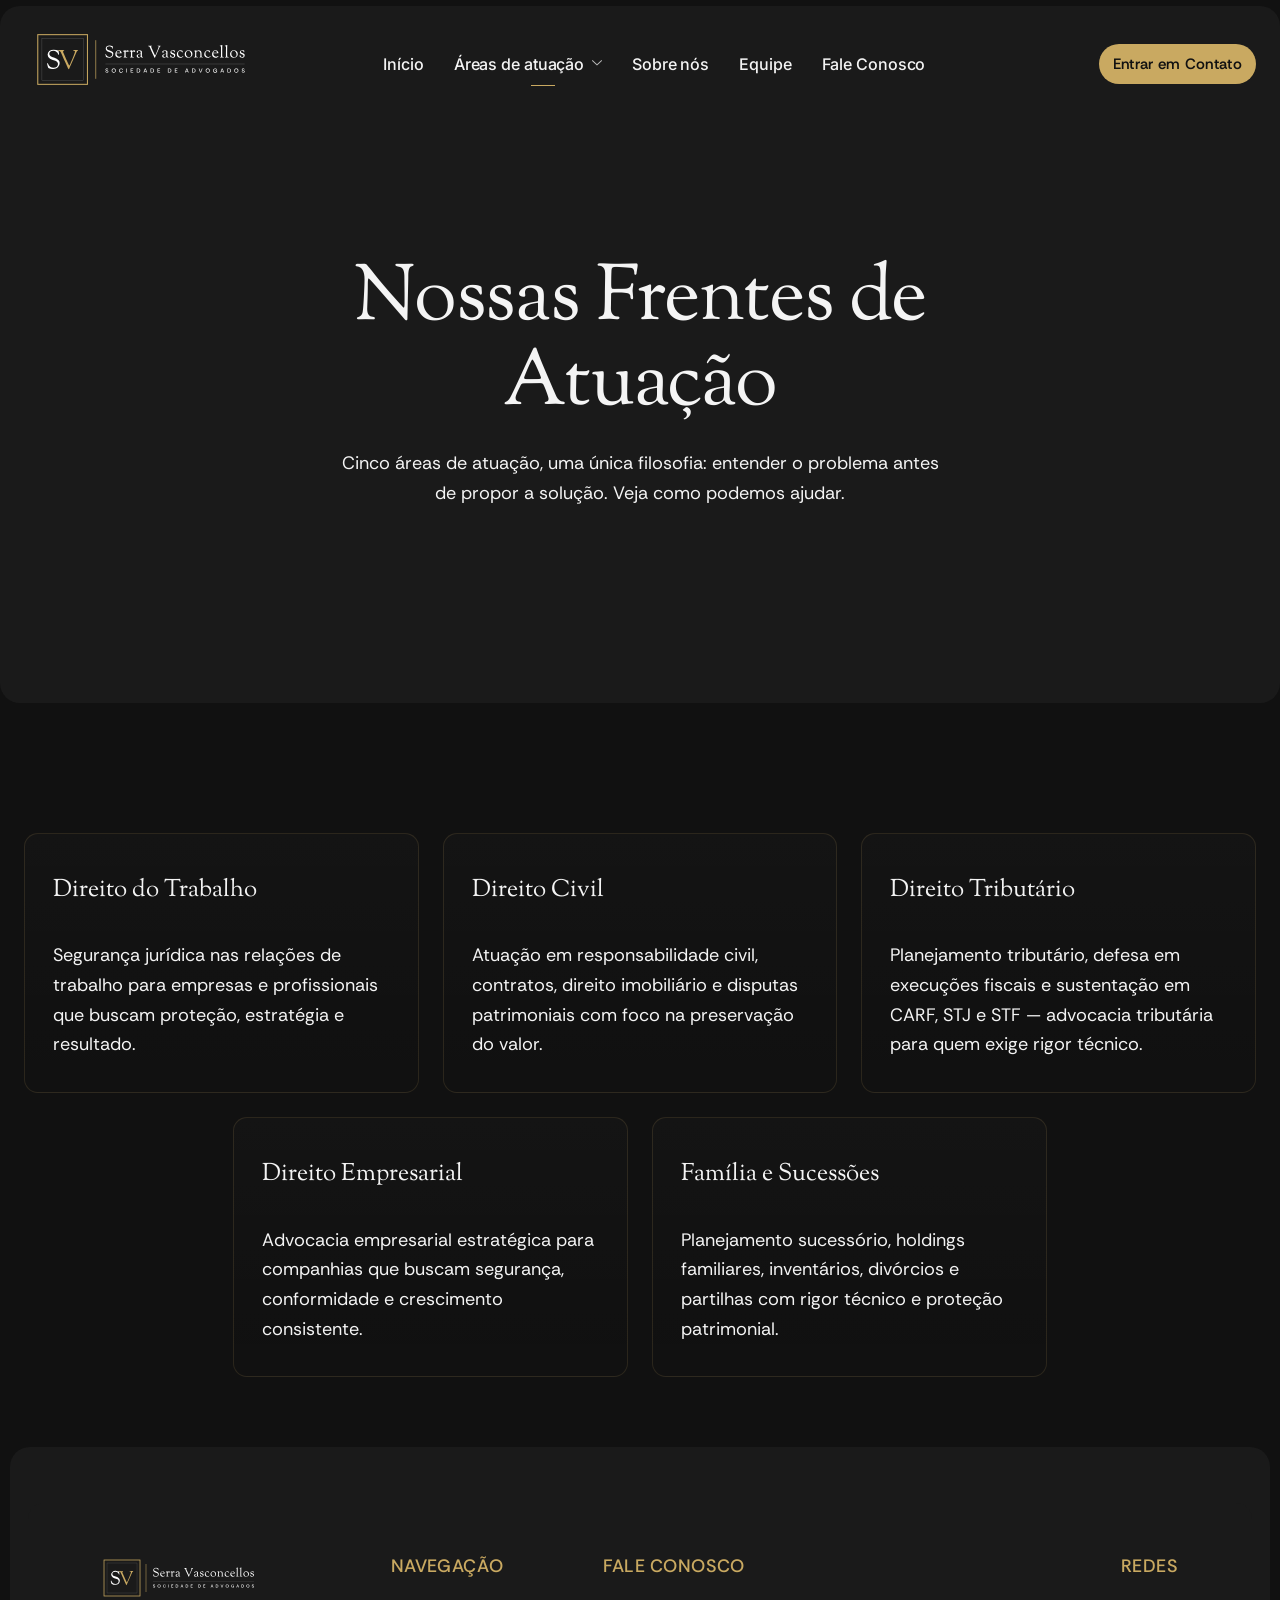
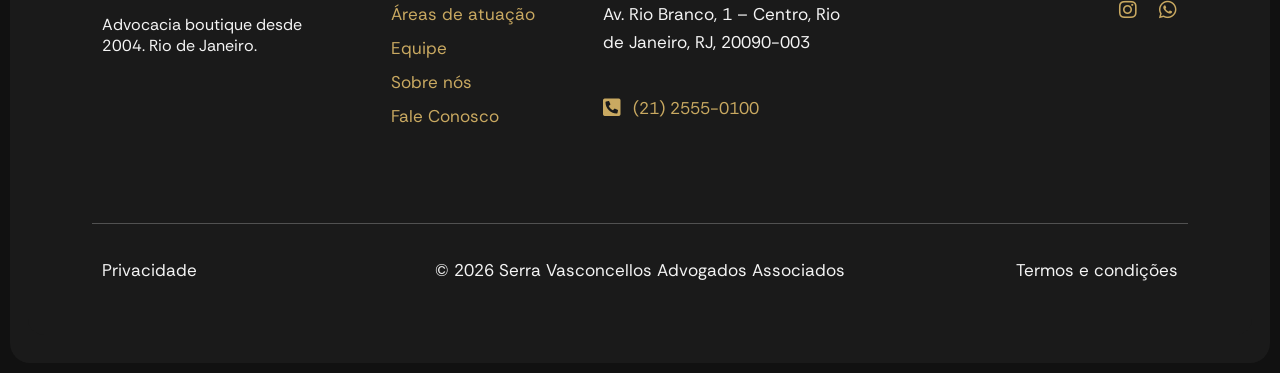
<file: servicos.html>
<!DOCTYPE html>
<html lang="pt-BR">
<head>
	<script src="./assets/js/sv-silence-stub-errors.js"></script>
	<script>try{if(!matchMedia('(prefers-reduced-motion: reduce)').matches)document.documentElement.classList.add('sv-motion')}catch(e){}</script>
	<meta charset="UTF-8">
		<title>Serviços &#8211; Serra Vasconcellos</title>
<meta name="description" content="Áreas de atuação de Serra Vasconcellos Advogados: Direito Civil, Empresarial, do Trabalho, Tributário e Família & Sucessões." />
<meta property="og:type" content="website" />
<meta property="og:url" content="https://clonedsite.vercel.app/servicos.html" />
<meta property="og:site_name" content="Serra Vasconcellos Advogados" />
<meta property="og:locale" content="pt_BR" />
<meta property="og:title" content="Serviços — Serra Vasconcellos" />
<meta property="og:description" content="Áreas de atuação de Serra Vasconcellos Advogados: Direito Civil, Empresarial, do Trabalho, Tributário e Família & Sucessões." />
<meta property="og:image" content="https://clonedsite.vercel.app/assets/img/og-image.jpg" />
<meta property="og:image:width" content="1200" />
<meta property="og:image:height" content="630" />
<meta name="twitter:card" content="summary_large_image" />
<meta name="twitter:title" content="Serviços — Serra Vasconcellos" />
<meta name="twitter:description" content="Áreas de atuação de Serra Vasconcellos Advogados: Direito Civil, Empresarial, do Trabalho, Tributário e Família & Sucessões." />
<meta name="twitter:image" content="https://clonedsite.vercel.app/assets/img/og-image.jpg" />
<meta name='robots' content='max-image-preview:large' />
<style id="wp-img-auto-sizes-contain-inline-css">
img:is([sizes=auto i],[sizes^="auto," i]){contain-intrinsic-size:3000px 1500px}
/*# sourceURL=wp-img-auto-sizes-contain-inline-css */
</style>
<link rel='stylesheet' id='font-awesome-5-all-css' href='./assets/css/all.min.css' media='all' />
<link rel='stylesheet' id='font-awesome-4-shim-css' href='./assets/css/v4-shims.min.css' media='all' />
<style id="wp-emoji-styles-inline-css">

	img.wp-smiley, img.emoji {
		display: inline !important;
		border: none !important;
		box-shadow: none !important;
		height: 1em !important;
		width: 1em !important;
		margin: 0 0.07em !important;
		vertical-align: -0.1em !important;
		background: none !important;
		padding: 0 !important;
	}
/*# sourceURL=wp-emoji-styles-inline-css */
</style>
<style id="global-styles-inline-css">
:root{--wp--preset--aspect-ratio--square: 1;--wp--preset--aspect-ratio--4-3: 4/3;--wp--preset--aspect-ratio--3-4: 3/4;--wp--preset--aspect-ratio--3-2: 3/2;--wp--preset--aspect-ratio--2-3: 2/3;--wp--preset--aspect-ratio--16-9: 16/9;--wp--preset--aspect-ratio--9-16: 9/16;--wp--preset--color--black: #000000;--wp--preset--color--cyan-bluish-gray: #abb8c3;--wp--preset--color--white: #ffffff;--wp--preset--color--pale-pink: #f78da7;--wp--preset--color--vivid-red: #cf2e2e;--wp--preset--color--luminous-vivid-orange: #ff6900;--wp--preset--color--luminous-vivid-amber: #fcb900;--wp--preset--color--light-green-cyan: #7bdcb5;--wp--preset--color--vivid-green-cyan: #00d084;--wp--preset--color--pale-cyan-blue: #8ed1fc;--wp--preset--color--vivid-cyan-blue: #0693e3;--wp--preset--color--vivid-purple: #9b51e0;--wp--preset--gradient--vivid-cyan-blue-to-vivid-purple: linear-gradient(135deg,rgb(6,147,227) 0%,rgb(155,81,224) 100%);--wp--preset--gradient--light-green-cyan-to-vivid-green-cyan: linear-gradient(135deg,rgb(122,220,180) 0%,rgb(0,208,130) 100%);--wp--preset--gradient--luminous-vivid-amber-to-luminous-vivid-orange: linear-gradient(135deg,rgb(252,185,0) 0%,rgb(255,105,0) 100%);--wp--preset--gradient--luminous-vivid-orange-to-vivid-red: linear-gradient(135deg,rgb(255,105,0) 0%,rgb(207,46,46) 100%);--wp--preset--gradient--very-light-gray-to-cyan-bluish-gray: linear-gradient(135deg,rgb(238,238,238) 0%,rgb(169,184,195) 100%);--wp--preset--gradient--cool-to-warm-spectrum: linear-gradient(135deg,rgb(74,234,220) 0%,rgb(151,120,209) 20%,rgb(207,42,186) 40%,rgb(238,44,130) 60%,rgb(251,105,98) 80%,rgb(254,248,76) 100%);--wp--preset--gradient--blush-light-purple: linear-gradient(135deg,rgb(255,206,236) 0%,rgb(152,150,240) 100%);--wp--preset--gradient--blush-bordeaux: linear-gradient(135deg,rgb(254,205,165) 0%,rgb(254,45,45) 50%,rgb(107,0,62) 100%);--wp--preset--gradient--luminous-dusk: linear-gradient(135deg,rgb(255,203,112) 0%,rgb(199,81,192) 50%,rgb(65,88,208) 100%);--wp--preset--gradient--pale-ocean: linear-gradient(135deg,rgb(255,245,203) 0%,rgb(182,227,212) 50%,rgb(51,167,181) 100%);--wp--preset--gradient--electric-grass: linear-gradient(135deg,rgb(202,248,128) 0%,rgb(113,206,126) 100%);--wp--preset--gradient--midnight: linear-gradient(135deg,rgb(2,3,129) 0%,rgb(40,116,252) 100%);--wp--preset--font-size--small: 13px;--wp--preset--font-size--medium: 20px;--wp--preset--font-size--large: 36px;--wp--preset--font-size--x-large: 42px;--wp--preset--spacing--20: 0.44rem;--wp--preset--spacing--30: 0.67rem;--wp--preset--spacing--40: 1rem;--wp--preset--spacing--50: 1.5rem;--wp--preset--spacing--60: 2.25rem;--wp--preset--spacing--70: 3.38rem;--wp--preset--spacing--80: 5.06rem;--wp--preset--shadow--natural: 6px 6px 9px rgba(0, 0, 0, 0.2);--wp--preset--shadow--deep: 12px 12px 50px rgba(0, 0, 0, 0.4);--wp--preset--shadow--sharp: 6px 6px 0px rgba(0, 0, 0, 0.2);--wp--preset--shadow--outlined: 6px 6px 0px -3px rgb(255, 255, 255), 6px 6px rgb(0, 0, 0);--wp--preset--shadow--crisp: 6px 6px 0px rgb(0, 0, 0);}:root { --wp--style--global--content-size: 800px;--wp--style--global--wide-size: 1200px; }:where(body) { margin: 0; }.wp-site-blocks > .alignleft { float: left; margin-right: 2em; }.wp-site-blocks > .alignright { float: right; margin-left: 2em; }.wp-site-blocks > .aligncenter { justify-content: center; margin-left: auto; margin-right: auto; }:where(.wp-site-blocks) > * { margin-block-start: 24px; margin-block-end: 0; }:where(.wp-site-blocks) > :first-child { margin-block-start: 0; }:where(.wp-site-blocks) > :last-child { margin-block-end: 0; }:root { --wp--style--block-gap: 24px; }:root :where(.is-layout-flow) > :first-child{margin-block-start: 0;}:root :where(.is-layout-flow) > :last-child{margin-block-end: 0;}:root :where(.is-layout-flow) > *{margin-block-start: 24px;margin-block-end: 0;}:root :where(.is-layout-constrained) > :first-child{margin-block-start: 0;}:root :where(.is-layout-constrained) > :last-child{margin-block-end: 0;}:root :where(.is-layout-constrained) > *{margin-block-start: 24px;margin-block-end: 0;}:root :where(.is-layout-flex){gap: 24px;}:root :where(.is-layout-grid){gap: 24px;}.is-layout-flow > .alignleft{float: left;margin-inline-start: 0;margin-inline-end: 2em;}.is-layout-flow > .alignright{float: right;margin-inline-start: 2em;margin-inline-end: 0;}.is-layout-flow > .aligncenter{margin-left: auto !important;margin-right: auto !important;}.is-layout-constrained > .alignleft{float: left;margin-inline-start: 0;margin-inline-end: 2em;}.is-layout-constrained > .alignright{float: right;margin-inline-start: 2em;margin-inline-end: 0;}.is-layout-constrained > .aligncenter{margin-left: auto !important;margin-right: auto !important;}.is-layout-constrained > :where(:not(.alignleft):not(.alignright):not(.alignfull)){max-width: var(--wp--style--global--content-size);margin-left: auto !important;margin-right: auto !important;}.is-layout-constrained > .alignwide{max-width: var(--wp--style--global--wide-size);}body .is-layout-flex{display: flex;}.is-layout-flex{flex-wrap: wrap;align-items: center;}.is-layout-flex > :is(*, div){margin: 0;}body .is-layout-grid{display: grid;}.is-layout-grid > :is(*, div){margin: 0;}body{padding-top: 0px;padding-right: 0px;padding-bottom: 0px;padding-left: 0px;}:root :where(.wp-element-button, .wp-block-button__link){background-color: #32373c;border-width: 0;color: #fff;font-family: inherit;font-size: inherit;font-style: inherit;font-weight: inherit;letter-spacing: inherit;line-height: inherit;padding-top: calc(0.667em + 2px);padding-right: calc(1.333em + 2px);padding-bottom: calc(0.667em + 2px);padding-left: calc(1.333em + 2px);text-decoration: none;text-transform: inherit;}.has-black-color{color: var(--wp--preset--color--black) !important;}.has-cyan-bluish-gray-color{color: var(--wp--preset--color--cyan-bluish-gray) !important;}.has-white-color{color: var(--wp--preset--color--white) !important;}.has-pale-pink-color{color: var(--wp--preset--color--pale-pink) !important;}.has-vivid-red-color{color: var(--wp--preset--color--vivid-red) !important;}.has-luminous-vivid-orange-color{color: var(--wp--preset--color--luminous-vivid-orange) !important;}.has-luminous-vivid-amber-color{color: var(--wp--preset--color--luminous-vivid-amber) !important;}.has-light-green-cyan-color{color: var(--wp--preset--color--light-green-cyan) !important;}.has-vivid-green-cyan-color{color: var(--wp--preset--color--vivid-green-cyan) !important;}.has-pale-cyan-blue-color{color: var(--wp--preset--color--pale-cyan-blue) !important;}.has-vivid-cyan-blue-color{color: var(--wp--preset--color--vivid-cyan-blue) !important;}.has-vivid-purple-color{color: var(--wp--preset--color--vivid-purple) !important;}.has-black-background-color{background-color: var(--wp--preset--color--black) !important;}.has-cyan-bluish-gray-background-color{background-color: var(--wp--preset--color--cyan-bluish-gray) !important;}.has-white-background-color{background-color: var(--wp--preset--color--white) !important;}.has-pale-pink-background-color{background-color: var(--wp--preset--color--pale-pink) !important;}.has-vivid-red-background-color{background-color: var(--wp--preset--color--vivid-red) !important;}.has-luminous-vivid-orange-background-color{background-color: var(--wp--preset--color--luminous-vivid-orange) !important;}.has-luminous-vivid-amber-background-color{background-color: var(--wp--preset--color--luminous-vivid-amber) !important;}.has-light-green-cyan-background-color{background-color: var(--wp--preset--color--light-green-cyan) !important;}.has-vivid-green-cyan-background-color{background-color: var(--wp--preset--color--vivid-green-cyan) !important;}.has-pale-cyan-blue-background-color{background-color: var(--wp--preset--color--pale-cyan-blue) !important;}.has-vivid-cyan-blue-background-color{background-color: var(--wp--preset--color--vivid-cyan-blue) !important;}.has-vivid-purple-background-color{background-color: var(--wp--preset--color--vivid-purple) !important;}.has-black-border-color{border-color: var(--wp--preset--color--black) !important;}.has-cyan-bluish-gray-border-color{border-color: var(--wp--preset--color--cyan-bluish-gray) !important;}.has-white-border-color{border-color: var(--wp--preset--color--white) !important;}.has-pale-pink-border-color{border-color: var(--wp--preset--color--pale-pink) !important;}.has-vivid-red-border-color{border-color: var(--wp--preset--color--vivid-red) !important;}.has-luminous-vivid-orange-border-color{border-color: var(--wp--preset--color--luminous-vivid-orange) !important;}.has-luminous-vivid-amber-border-color{border-color: var(--wp--preset--color--luminous-vivid-amber) !important;}.has-light-green-cyan-border-color{border-color: var(--wp--preset--color--light-green-cyan) !important;}.has-vivid-green-cyan-border-color{border-color: var(--wp--preset--color--vivid-green-cyan) !important;}.has-pale-cyan-blue-border-color{border-color: var(--wp--preset--color--pale-cyan-blue) !important;}.has-vivid-cyan-blue-border-color{border-color: var(--wp--preset--color--vivid-cyan-blue) !important;}.has-vivid-purple-border-color{border-color: var(--wp--preset--color--vivid-purple) !important;}.has-vivid-cyan-blue-to-vivid-purple-gradient-background{background: var(--wp--preset--gradient--vivid-cyan-blue-to-vivid-purple) !important;}.has-light-green-cyan-to-vivid-green-cyan-gradient-background{background: var(--wp--preset--gradient--light-green-cyan-to-vivid-green-cyan) !important;}.has-luminous-vivid-amber-to-luminous-vivid-orange-gradient-background{background: var(--wp--preset--gradient--luminous-vivid-amber-to-luminous-vivid-orange) !important;}.has-luminous-vivid-orange-to-vivid-red-gradient-background{background: var(--wp--preset--gradient--luminous-vivid-orange-to-vivid-red) !important;}.has-very-light-gray-to-cyan-bluish-gray-gradient-background{background: var(--wp--preset--gradient--very-light-gray-to-cyan-bluish-gray) !important;}.has-cool-to-warm-spectrum-gradient-background{background: var(--wp--preset--gradient--cool-to-warm-spectrum) !important;}.has-blush-light-purple-gradient-background{background: var(--wp--preset--gradient--blush-light-purple) !important;}.has-blush-bordeaux-gradient-background{background: var(--wp--preset--gradient--blush-bordeaux) !important;}.has-luminous-dusk-gradient-background{background: var(--wp--preset--gradient--luminous-dusk) !important;}.has-pale-ocean-gradient-background{background: var(--wp--preset--gradient--pale-ocean) !important;}.has-electric-grass-gradient-background{background: var(--wp--preset--gradient--electric-grass) !important;}.has-midnight-gradient-background{background: var(--wp--preset--gradient--midnight) !important;}.has-small-font-size{font-size: var(--wp--preset--font-size--small) !important;}.has-medium-font-size{font-size: var(--wp--preset--font-size--medium) !important;}.has-large-font-size{font-size: var(--wp--preset--font-size--large) !important;}.has-x-large-font-size{font-size: var(--wp--preset--font-size--x-large) !important;}
:root :where(.wp-block-icon svg){width: 24px;}
:root :where(.wp-block-pullquote){font-size: 1.5em;line-height: 1.6;}
/*# sourceURL=global-styles-inline-css */
</style>
<link rel='stylesheet' id='cute-alert-css' href='./assets/css/style.css' media='all' />
<link rel='stylesheet' id='text-editor-style-css' href='./assets/css/text-editor.css' media='all' />
<link rel='stylesheet' id='hello-elementor-css' href='./assets/css/reset.css' media='all' />
<link rel='stylesheet' id='hello-elementor-theme-style-css' href='./assets/css/theme.css' media='all' />
<link rel='stylesheet' id='hello-elementor-header-footer-css' href='./assets/css/header-footer.css' media='all' />
<link rel='stylesheet' id='elementor-frontend-css' href='./assets/css/custom-frontend.min.css' media='all' />
<link rel='stylesheet' id='elementor-post-127-css' href='./assets/css/post-127.css' media='all' />
<link rel='stylesheet' id='elementor-icons-css' href='./assets/css/elementor-icons.min.css' media='all' />
<link rel='stylesheet' id='e-animation-fadeInDown-css' href='./assets/css/fadeInDown.min.css' media='all' />
<link rel='stylesheet' id='e-animation-fadeInUp-css' href='./assets/css/fadeInUp.min.css' media='all' />
<link rel='stylesheet' id='widget-heading-css' href='./assets/css/widget-heading.min.css' media='all' />
<link rel='stylesheet' id='widget-image-box-css' href='./assets/css/custom-widget-image-box.min.css' media='all' />
<link rel='stylesheet' id='widget-icon-list-css' href='./assets/css/custom-widget-icon-list.min.css' media='all' />
<link rel='stylesheet' id='widget-social-icons-css' href='./assets/css/widget-social-icons.min.css' media='all' />
<link rel='stylesheet' id='e-apple-webkit-css' href='./assets/css/custom-apple-webkit.min.css' media='all' />
<link rel='stylesheet' id='widget-divider-css' href='./assets/css/widget-divider.min.css' media='all' />
<link rel='stylesheet' id='elementor-post-878-css' href='./assets/css/post-878.css' media='all' />
<link rel='stylesheet' id='ekit-widget-styles-css' href='./assets/css/widget-styles.css' media='all' />
<link rel='stylesheet' id='ekit-responsive-css' href='./assets/css/responsive.css' media='all' />




<link rel='stylesheet' id='elementor-icons-ekiticons-css' href='./assets/css/ekiticons.css' media='all' />
<link rel='stylesheet' id='elementor-icons-shared-0-css' href='./assets/css/fontawesome.min.css' media='all' />
<link rel='stylesheet' id='elementor-icons-fa-solid-css' href='./assets/css/solid.min.css' media='all' />
<link rel='stylesheet' id='elementor-icons-fa-brands-css' href='./assets/css/brands.min.css' media='all' />
<script type='text/javascript'>
		var elementskit = {
			resturl: 'https://serravasconcellos.com.br/wp-json/elementskit/v1/',
		}

		</script><script id="font-awesome-4-shim-js" src="./assets/js/v4-shims.min.js"></script>
<script id="jquery-core-js" src="./assets/js/jquery.min.js"></script>
<script id="jquery-migrate-js" src="./assets/js/jquery-migrate.min.js"></script>
<link rel="canonical" href="https://clonedsite.vercel.app/servicos.html" />
<style>
				.e-con.e-parent:nth-of-type(n+4):not(.e-lazyloaded):not(.e-no-lazyload),
				.e-con.e-parent:nth-of-type(n+4):not(.e-lazyloaded):not(.e-no-lazyload) * {
					background-image: none !important;
				}
				@media screen and (max-height: 1024px) {
					.e-con.e-parent:nth-of-type(n+3):not(.e-lazyloaded):not(.e-no-lazyload),
					.e-con.e-parent:nth-of-type(n+3):not(.e-lazyloaded):not(.e-no-lazyload) * {
						background-image: none !important;
					}
				}
				@media screen and (max-height: 640px) {
					.e-con.e-parent:nth-of-type(n+2):not(.e-lazyloaded):not(.e-no-lazyload),
					.e-con.e-parent:nth-of-type(n+2):not(.e-lazyloaded):not(.e-no-lazyload) * {
						background-image: none !important;
					}
				}
			</style>
<link rel="icon" type="image/x-icon" href="./favicon.ico" />
<link rel="icon" type="image/png" sizes="32x32" href="./assets/img/favicon-32.png" />
<link rel="icon" type="image/png" sizes="16x16" href="./assets/img/favicon-16.png" />
<link rel="apple-touch-icon" sizes="180x180" href="./assets/img/apple-touch-icon.png" />
<meta name="msapplication-TileImage" content="https://clonedsite.vercel.app/assets/img/favicon-512.png" />
<meta name="theme-color" content="#111111" />
	<meta name="viewport" content="width=device-width, initial-scale=1.0, viewport-fit=cover" />  <link rel="stylesheet" href="./assets/css/google-fonts.css" />
<link rel="stylesheet" href="./assets/css/overrides.css?v=20261022" media="all" />
</head>
<body class="wp-singular page-template page-template-elementor_canvas page page-id-878 wp-embed-responsive wp-theme-hello-elementor hello-elementor-default elementor-default elementor-template-canvas elementor-kit-127 elementor-page elementor-page-878">
			<div data-elementor-type="wp-page" data-elementor-id="878" class="elementor elementor-878" data-elementor-post-type="page">
				<div class="elementor-element elementor-element-e95a541 e-flex e-con-boxed e-con e-parent" data-id="e95a541" data-element_type="container" data-e-type="container">
					<div class="e-con-inner">
		<div class="elementor-element elementor-element-3f93718 e-con-full e-flex e-con e-child" data-id="3f93718" data-element_type="container" data-e-type="container">
				<div class="elementor-element elementor-element-16359d8 elementor-view-default elementor-widget elementor-widget-icon" data-id="16359d8" data-element_type="widget" data-e-type="widget" data-widget_type="icon.default">
				<div class="elementor-widget-container">
							<div class="elementor-icon-wrapper">
			<a class="elementor-icon" href="./index.html">
			<svg xmlns="http://www.w3.org/2000/svg" width="160.1" height="52" viewBox="0 0 307.84 100" fill="none" role="img" aria-label="Serra Vasconcellos Advogados"><rect x="4" y="14" width="72" height="72" fill="none" stroke="#C9A961" stroke-width="1.5"/><rect x="10" y="20" width="60" height="60" fill="none" stroke="#FFFFFF" stroke-width="0.5" opacity="0.35"/><path fill="#FFFFFF" d="M32.57 36.97 33.45 36.66Q33.94 36.66 34.02 36.97Q34.82 41.56 34.82 42.38Q34.82 43.2 34.28 43.2Q33.94 43.2 33.62 42.38Q33.3 41.56 32.86 40.88Q32.42 40.2 32.23 40.01Q32.04 39.82 31.24 39.09Q29.19 37.27 26.55 37.27Q23.91 37.27 22.31 38.41Q20.72 39.55 20.72 41.37Q20.72 43.2 21.65 44.3Q22.58 45.4 24.14 46.01Q25.7 46.62 27.41 47.15Q32 48.59 34.21 50.91Q35.73 52.55 35.73 54.98Q35.73 58.97 33.18 61.31Q30.64 63.64 26.87 63.64Q24.25 63.64 22.66 63.36Q21.06 63.07 19.39 62.2Q18.89 61.89 18.21 59.23Q17.53 56.57 17.53 55.91Q17.53 55.24 18.04 55.24Q18.55 55.24 18.67 55.62Q20.07 59.01 21.97 60.41Q24.02 61.97 26.93 61.97Q29.84 61.97 31.57 60.47Q33.3 58.97 33.3 56.54Q33.3 54.75 32.12 53.55Q30.94 52.36 29.42 51.82Q23.76 49.92 21.74 48.75Q18.29 46.69 18.29 43.24Q18.29 39.78 20.74 37.75Q23.19 35.71 27.1 35.71Q28.55 35.71 30.54 36.34Q32.54 36.97 32.57 36.97Z"/><path fill="#C9A961" d="M58.37 36.21 61.75 36.13Q62.47 36.13 62.47 36.66Q62.47 37.08 61.64 37.46Q61.3 37.61 60.84 38.11Q60.38 38.6 60.04 39.4L51.57 58.7Q50.66 60.75 50.01 62.33Q49.36 63.91 49.25 64.1Q49.14 64.29 48.95 64.29Q48.26 64.29 47.26 61.74Q46.25 59.2 44.06 54.45Q41.88 49.7 40.7 47.04Q39.52 44.38 39.01 43.12Q38.5 41.87 38.04 40.88Q37.36 39.25 36.79 38.62Q36.22 37.99 35.51 37.69Q34.81 37.38 34.39 37.38Q33.33 37.46 33.33 36.7Q33.33 36.17 34.39 36.17L38.57 36.32L41.04 36.24Q41.92 36.24 42.11 36.32Q42.3 36.4 42.3 36.64Q42.3 36.89 41.92 37.08Q40.74 37.69 40.74 38.32Q40.74 38.94 40.87 39.46Q41 39.97 41.46 41.03Q41.92 42.1 42.39 43.16Q42.87 44.22 43.95 46.6Q45.03 48.97 46.06 51.29Q49.25 58.63 49.86 58.63Q50.05 58.63 52.04 54.03Q54.04 49.43 55.98 44.41Q57.91 39.4 57.91 38.64Q57.91 37.88 57.48 37.55Q57.04 37.23 56.55 37.16Q55.18 37 55.18 36.55Q55.18 36.28 55.31 36.23Q55.44 36.17 55.98 36.17Z"/><line x1="88" y1="22" x2="88" y2="78" stroke="#C9A961" stroke-width="1"/><path fill="#FFFFFF" d="M111.5 30.46 112.06 30.27Q112.37 30.27 112.42 30.46Q112.92 33.37 112.92 33.88Q112.92 34.4 112.58 34.4Q112.37 34.4 112.16 33.88Q111.96 33.37 111.68 32.94Q111.41 32.5 111.29 32.38Q111.17 32.26 110.66 31.81Q109.37 30.66 107.7 30.66Q106.03 30.66 105.02 31.38Q104.02 32.1 104.02 33.25Q104.02 34.4 104.6 35.1Q105.19 35.79 106.18 36.18Q107.16 36.56 108.24 36.9Q111.14 37.81 112.54 39.27Q113.5 40.3 113.5 41.84Q113.5 44.36 111.89 45.84Q110.28 47.31 107.9 47.31Q106.25 47.31 105.24 47.13Q104.23 46.95 103.18 46.4Q102.86 46.21 102.43 44.53Q102 42.85 102 42.43Q102 42.01 102.32 42.01Q102.65 42.01 102.72 42.25Q103.61 44.38 104.81 45.27Q106.1 46.26 107.94 46.26Q109.78 46.26 110.87 45.31Q111.96 44.36 111.96 42.82Q111.96 41.7 111.22 40.94Q110.47 40.18 109.51 39.85Q105.94 38.65 104.66 37.9Q102.48 36.61 102.48 34.42Q102.48 32.24 104.03 30.96Q105.58 29.67 108.05 29.67Q108.96 29.67 110.22 30.07Q111.48 30.46 111.5 30.46ZM121.2 36.63Q122.2 36.63 123.03 36.99Q123.86 37.35 124.32 37.87Q124.77 38.38 125.08 38.96Q125.61 39.94 125.61 40.45Q125.61 40.88 124.63 40.88H118.46Q118.27 40.88 118.23 40.92Q118.2 40.95 118.2 41.14Q118.2 43.4 119.41 44.7Q120.62 45.99 122.25 45.99Q123.26 45.99 124.3 45.45Q125.35 44.91 125.4 44.91Q125.64 44.91 125.64 45.13Q125.64 45.42 125.11 45.91Q124.58 46.4 124.1 46.71Q122.95 47.46 121.39 47.46Q119.28 47.46 117.8 46.16Q116.32 44.86 116.32 42.4Q116.32 39.94 117.68 38.29Q119.04 36.63 121.2 36.63ZM118.65 40.3 122.88 40.16Q123.21 40.16 123.3 40.1Q123.38 40.04 123.38 39.87Q123.38 39.15 122.71 38.19Q122.04 37.23 120.84 37.23Q119.64 37.23 118.99 38.18Q118.34 39.13 118.34 39.97Q118.34 40.3 118.65 40.3ZM128.32 38.29 128.06 38.26Q127.6 38.26 127.6 37.88Q127.6 37.62 127.92 37.48Q128.25 37.35 129.12 37.08Q130 36.8 130.5 36.57Q131.01 36.34 131.1 36.34Q131.42 36.34 131.42 36.82L131.39 37.47Q131.39 38.34 131.45 38.42Q131.51 38.5 131.57 38.5Q131.63 38.5 131.94 38.02Q132.26 37.54 132.83 37.05Q133.41 36.56 133.97 36.56Q134.54 36.56 135.14 36.96Q135.74 37.35 135.74 37.75Q135.74 38.14 135.54 38.48Q135.21 39.06 134.92 39.06Q134.73 39.06 134.24 38.77Q133.74 38.48 133.1 38.48Q132.45 38.48 131.88 39.01Q131.32 39.54 131.32 39.97V42.46L131.34 44.55L131.37 44.98Q131.37 45.49 131.7 45.85Q132.04 46.21 132.34 46.26Q132.64 46.3 132.86 46.33Q133.07 46.35 133.19 46.36Q133.31 46.38 133.46 46.42Q133.72 46.47 133.72 46.77Q133.72 47.07 133.43 47.07L131.39 46.95L128.9 47.07Q128.46 47.07 128.42 46.98Q128.37 46.88 128.37 46.78Q128.37 46.47 128.68 46.38Q129.3 46.23 129.44 45.76Q129.57 45.3 129.57 43.76L129.54 39.9L129.52 39.18Q129.52 38.91 129.45 38.74Q129.26 38.29 128.32 38.29ZM137.82 38.29 137.56 38.26Q137.1 38.26 137.1 37.88Q137.1 37.62 137.42 37.48Q137.75 37.35 138.62 37.08Q139.5 36.8 140 36.57Q140.51 36.34 140.6 36.34Q140.92 36.34 140.92 36.82L140.89 37.47Q140.89 38.34 140.95 38.42Q141.01 38.5 141.07 38.5Q141.13 38.5 141.44 38.02Q141.76 37.54 142.33 37.05Q142.91 36.56 143.47 36.56Q144.04 36.56 144.64 36.96Q145.24 37.35 145.24 37.75Q145.24 38.14 145.04 38.48Q144.71 39.06 144.42 39.06Q144.23 39.06 143.74 38.77Q143.24 38.48 142.6 38.48Q141.95 38.48 141.38 39.01Q140.82 39.54 140.82 39.97V42.46L140.84 44.55L140.87 44.98Q140.87 45.49 141.2 45.85Q141.54 46.21 141.84 46.26Q142.14 46.3 142.36 46.33Q142.57 46.35 142.69 46.36Q142.81 46.38 142.96 46.42Q143.22 46.47 143.22 46.77Q143.22 47.07 142.93 47.07L140.89 46.95L138.4 47.07Q137.96 47.07 137.92 46.98Q137.87 46.88 137.87 46.78Q137.87 46.47 138.18 46.38Q138.8 46.23 138.94 45.76Q139.07 45.3 139.07 43.76L139.04 39.9L139.02 39.18Q139.02 38.91 138.95 38.74Q138.76 38.29 137.82 38.29ZM150.06 47.36Q147.22 47.36 147.22 44.96Q147.22 43.23 148.66 42.58Q149.86 42.08 152.34 41.67Q152.41 41.65 152.53 41.64Q152.65 41.62 152.78 41.6Q152.91 41.58 152.98 41.55Q153.15 41.48 153.15 41.22L153.2 39.97Q153.2 38.6 152.41 37.99Q151.62 37.38 150.87 37.38Q149.14 37.38 149.14 38.82L149.24 39.68Q149.24 40.16 148.81 40.16Q148.47 40.16 148.06 40.04Q147.32 39.8 147.32 39.22Q147.32 38.29 148.58 37.44Q149.84 36.58 151.11 36.58Q152.38 36.58 153.1 36.82Q153.82 37.06 154.17 37.36Q154.52 37.66 154.71 38.17Q154.95 38.77 154.95 40.05Q154.95 41.34 154.89 42.33Q154.83 43.33 154.83 44.14Q154.83 44.96 155.02 45.48Q155.22 45.99 155.48 46.14Q155.74 46.28 156.01 46.3Q156.66 46.35 156.66 46.69Q156.66 47.19 155.14 47.19Q154.52 47.19 154.08 46.86Q153.63 46.52 153.44 46.2Q153.25 45.87 153.22 45.87Q153.2 45.87 153.03 46.03Q152.86 46.18 152.56 46.4Q152.26 46.62 151.88 46.83Q150.99 47.36 150.06 47.36ZM152.98 42.01 152.74 42.06Q152.19 42.15 152.05 42.18Q151.9 42.2 151.38 42.32Q150.85 42.44 150.64 42.54Q150.44 42.63 150.07 42.84Q149.7 43.04 149.53 43.26Q149.1 43.93 149.1 44.67Q149.1 45.42 149.58 45.91Q150.06 46.4 150.81 46.4Q151.57 46.4 152.01 46.21Q152.46 46.02 152.67 45.78Q152.89 45.54 153.01 45.13Q153.15 44.67 153.15 43.95V42.22Q153.15 42.01 152.98 42.01ZM179.54 29.98 181.68 29.94Q182.14 29.94 182.14 30.27Q182.14 30.54 181.61 30.78Q181.39 30.87 181.1 31.18Q180.82 31.5 180.6 32L175.25 44.19Q174.67 45.49 174.26 46.48Q173.86 47.48 173.78 47.6Q173.71 47.72 173.59 47.72Q173.16 47.72 172.52 46.11Q171.89 44.5 170.51 41.5Q169.13 38.5 168.38 36.82Q167.64 35.14 167.32 34.35Q166.99 33.56 166.7 32.94Q166.27 31.9 165.91 31.51Q165.55 31.11 165.11 30.92Q164.66 30.73 164.4 30.73Q163.73 30.78 163.73 30.3Q163.73 29.96 164.4 29.96L167.04 30.06L168.6 30.01Q169.15 30.01 169.27 30.06Q169.39 30.1 169.39 30.26Q169.39 30.42 169.15 30.54Q168.41 30.92 168.41 31.32Q168.41 31.71 168.49 32.04Q168.58 32.36 168.86 33.03Q169.15 33.7 169.45 34.38Q169.75 35.05 170.44 36.55Q171.12 38.05 171.77 39.51Q173.78 44.14 174.17 44.14Q174.29 44.14 175.55 41.24Q176.81 38.34 178.03 35.17Q179.26 32 179.26 31.52Q179.26 31.04 178.98 30.84Q178.7 30.63 178.39 30.58Q177.53 30.49 177.53 30.2Q177.53 30.03 177.61 30Q177.7 29.96 178.03 29.96ZM187.1 47.36Q184.27 47.36 184.27 44.96Q184.27 43.23 185.71 42.58Q186.91 42.08 189.38 41.67Q189.45 41.65 189.57 41.64Q189.69 41.62 189.82 41.6Q189.96 41.58 190.03 41.55Q190.2 41.48 190.2 41.22L190.24 39.97Q190.24 38.6 189.45 37.99Q188.66 37.38 187.92 37.38Q186.19 37.38 186.19 38.82L186.28 39.68Q186.28 40.16 185.85 40.16Q185.52 40.16 185.11 40.04Q184.36 39.8 184.36 39.22Q184.36 38.29 185.62 37.44Q186.88 36.58 188.16 36.58Q189.43 36.58 190.15 36.82Q190.87 37.06 191.22 37.36Q191.56 37.66 191.76 38.17Q192 38.77 192 40.05Q192 41.34 191.94 42.33Q191.88 43.33 191.88 44.14Q191.88 44.96 192.07 45.48Q192.26 45.99 192.52 46.14Q192.79 46.28 193.05 46.3Q193.7 46.35 193.7 46.69Q193.7 47.19 192.19 47.19Q191.56 47.19 191.12 46.86Q190.68 46.52 190.48 46.2Q190.29 45.87 190.27 45.87Q190.24 45.87 190.08 46.03Q189.91 46.18 189.61 46.4Q189.31 46.62 188.92 46.83Q188.04 47.36 187.1 47.36ZM190.03 42.01 189.79 42.06Q189.24 42.15 189.09 42.18Q188.95 42.2 188.42 42.32Q187.89 42.44 187.69 42.54Q187.48 42.63 187.11 42.84Q186.74 43.04 186.57 43.26Q186.14 43.93 186.14 44.67Q186.14 45.42 186.62 45.91Q187.1 46.4 187.86 46.4Q188.61 46.4 189.06 46.21Q189.5 46.02 189.72 45.78Q189.93 45.54 190.05 45.13Q190.2 44.67 190.2 43.95V42.22Q190.2 42.01 190.03 42.01ZM202.55 37.38 202.65 38.82Q202.65 39.22 202.55 39.37Q202.46 39.51 202.28 39.51Q202.1 39.51 201.89 39.16Q201.69 38.82 201.44 38.41Q201.18 38 200.62 37.65Q200.06 37.3 199.34 37.3Q198.62 37.3 198.16 37.65Q197.7 38 197.7 38.41Q197.7 38.82 197.78 39.07Q197.85 39.32 198.03 39.51Q198.21 39.7 198.34 39.84Q198.47 39.97 198.78 40.11Q199.1 40.26 199.25 40.32Q199.41 40.38 199.77 40.52Q201.95 41.29 202.58 42.02Q203.2 42.75 203.2 44.12Q203.2 45.49 201.93 46.64Q201.06 47.38 199.55 47.38Q198.52 47.38 197.25 46.88Q196.89 46.74 196.83 46.72Q196.77 46.71 196.64 46.66Q196.5 46.62 196.44 46.6Q196.38 46.59 196.29 46.54Q196.19 46.5 196.16 46.46Q196.12 46.42 196.07 46.35Q196 46.23 196 45.97V43.88Q196 43.62 196.11 43.44Q196.22 43.26 196.41 43.26Q196.6 43.26 196.68 43.36Q196.77 43.47 196.84 43.81Q196.91 44.14 196.98 44.29Q197.87 46.5 199.48 46.5Q200.22 46.5 200.9 46.1Q201.57 45.7 201.57 44.85Q201.57 44 201.02 43.47Q200.46 42.94 199.67 42.64Q198.88 42.34 198.09 42.02Q197.3 41.7 196.74 41.06Q196.19 40.42 196.19 39.46Q196.19 38.12 197.27 37.3Q198.35 36.49 199.65 36.49Q200.94 36.49 201.62 36.69Q202.29 36.9 202.42 37.06Q202.55 37.23 202.55 37.38ZM211.12 36.7Q211.96 36.7 212.93 36.94Q213.9 37.18 213.92 37.5Q213.97 38.07 213.97 38.88Q213.97 39.68 213.71 39.68Q213.47 39.68 213.28 39.37Q212.87 38.67 211.73 38.16Q210.59 37.64 209.72 37.64Q209.24 37.64 208.79 38Q208.33 38.36 208.04 38.79Q207.35 39.8 207.35 41.65Q207.35 43.5 208.54 44.88Q209.72 46.26 211.45 46.26Q212.29 46.26 213.01 45.94Q213.73 45.63 214.13 45.32Q214.52 45.01 214.62 45.01Q214.88 45.01 214.88 45.25Q214.88 45.49 214.38 45.98Q213.88 46.47 213.4 46.76Q212.22 47.5 210.52 47.5Q208.26 47.5 206.9 46.14Q205.55 44.77 205.55 42.43Q205.55 40.09 207.1 38.4Q208.64 36.7 211.12 36.7ZM222.26 47.43Q219.8 47.43 218.35 45.86Q216.9 44.29 216.9 42.1Q216.9 39.92 218.4 38.29Q219.9 36.66 222.36 36.66Q224.82 36.66 226.48 38.07Q228.15 39.49 228.15 42.01Q228.15 44.53 226.44 45.98Q224.72 47.43 222.26 47.43ZM221.98 37.3Q220.74 37.3 219.76 38.29Q218.79 39.27 218.79 41.53Q218.79 43.78 220.11 45.25Q221.43 46.71 222.96 46.71Q224.48 46.71 225.42 45.67Q226.35 44.62 226.35 42.61Q226.35 40.59 225.2 38.95Q224.05 37.3 221.98 37.3ZM235.54 47 233.79 46.9Q233.16 46.9 232.13 46.95L231.1 47Q230.74 47 230.74 46.78Q230.74 46.57 230.86 46.52Q230.98 46.47 231.16 46.45Q231.34 46.42 231.51 46.3Q231.96 46.02 232.01 44.56Q232.06 43.11 232.06 42.66V39.2Q232.06 38.43 231.78 38.17Q231.51 37.9 231.03 37.9H230.79Q230.33 37.9 230.33 37.64Q230.33 37.4 230.85 37.33Q231.36 37.26 231.66 37.17Q231.96 37.09 232.46 36.88Q232.95 36.68 233.25 36.54Q233.55 36.39 233.64 36.39H233.69Q233.91 36.39 233.91 36.68L233.86 37.71Q233.86 38.34 233.96 38.34Q234.05 38.34 234.15 38.22Q234.51 37.71 235.11 37.35Q236.19 36.68 237.17 36.68Q238.16 36.68 238.92 36.98Q239.69 37.28 240.12 37.72Q240.56 38.17 240.84 38.74Q241.32 39.7 241.32 40.71V40.95L241.35 42.22V44.67Q241.35 45.58 241.6 45.93Q241.85 46.28 242.81 46.42Q243.29 46.5 243.29 46.78Q243.29 47.02 242.81 47.02L240.84 46.9L239 47Q238.52 47 238.52 46.69Q238.52 46.47 238.8 46.4L239.12 46.33Q239.64 46.16 239.64 44.72V41.48Q239.64 39.63 238.73 38.68Q237.82 37.74 236.67 37.74Q235.52 37.74 234.75 38.29Q233.98 38.84 233.81 39.32Q233.64 39.8 233.64 42.99V43.9Q233.64 45.1 233.9 45.68Q234.15 46.26 235.01 46.33Q235.25 46.33 235.62 46.41Q236 46.5 236 46.69Q236 47 235.54 47ZM250.78 36.7Q251.62 36.7 252.59 36.94Q253.56 37.18 253.58 37.5Q253.63 38.07 253.63 38.88Q253.63 39.68 253.37 39.68Q253.13 39.68 252.94 39.37Q252.53 38.67 251.39 38.16Q250.25 37.64 249.38 37.64Q248.9 37.64 248.45 38Q247.99 38.36 247.7 38.79Q247.01 39.8 247.01 41.65Q247.01 43.5 248.2 44.88Q249.38 46.26 251.11 46.26Q251.95 46.26 252.67 45.94Q253.39 45.63 253.79 45.32Q254.18 45.01 254.28 45.01Q254.54 45.01 254.54 45.25Q254.54 45.49 254.04 45.98Q253.54 46.47 253.06 46.76Q251.88 47.5 250.18 47.5Q247.92 47.5 246.56 46.14Q245.21 44.77 245.21 42.43Q245.21 40.09 246.76 38.4Q248.3 36.7 250.78 36.7ZM261.43 36.63Q262.44 36.63 263.26 36.99Q264.09 37.35 264.55 37.87Q265 38.38 265.32 38.96Q265.84 39.94 265.84 40.45Q265.84 40.88 264.86 40.88H258.69Q258.5 40.88 258.46 40.92Q258.43 40.95 258.43 41.14Q258.43 43.4 259.64 44.7Q260.85 45.99 262.48 45.99Q263.49 45.99 264.54 45.45Q265.58 44.91 265.63 44.91Q265.87 44.91 265.87 45.13Q265.87 45.42 265.34 45.91Q264.81 46.4 264.33 46.71Q263.18 47.46 261.62 47.46Q259.51 47.46 258.03 46.16Q256.56 44.86 256.56 42.4Q256.56 39.94 257.91 38.29Q259.27 36.63 261.43 36.63ZM258.88 40.3 263.11 40.16Q263.44 40.16 263.53 40.1Q263.61 40.04 263.61 39.87Q263.61 39.15 262.94 38.19Q262.27 37.23 261.07 37.23Q259.87 37.23 259.22 38.18Q258.57 39.13 258.57 39.97Q258.57 40.3 258.88 40.3ZM269.49 42.39 269.58 32.19Q269.58 31.64 269.4 31.2Q269.22 30.75 269.01 30.66Q268.79 30.56 268.05 30.56Q267.78 30.56 267.78 30.39Q267.78 30.22 267.82 30.15Q267.86 30.08 267.98 30.02Q268.1 29.96 268.26 29.91Q268.96 29.77 269.7 29.41Q270.88 28.86 271.24 28.86Q271.53 28.86 271.53 29.31Q271.53 29.41 271.48 29.86Q271.34 31.28 271.34 32.96V34.3L271.29 37.5V44.65Q271.29 45.15 271.37 45.48Q271.46 45.8 271.92 46.1Q272.39 46.4 273.23 46.4Q273.35 46.4 273.45 46.52Q273.54 46.64 273.54 46.76Q273.54 47.1 272.8 47.1L270.38 46.93Q269.75 46.93 269.19 47.02Q268.62 47.12 268.44 47.12Q268.26 47.12 268.16 47.04Q268.05 46.95 268.05 46.82Q268.05 46.69 268.16 46.6Q268.26 46.52 268.5 46.47Q269.22 46.28 269.37 45.88Q269.51 45.49 269.51 44.79L269.49 44.17ZM276.68 42.39 276.78 32.19Q276.78 31.64 276.6 31.2Q276.42 30.75 276.2 30.66Q275.99 30.56 275.24 30.56Q274.98 30.56 274.98 30.39Q274.98 30.22 275.02 30.15Q275.05 30.08 275.17 30.02Q275.29 29.96 275.46 29.91Q276.16 29.77 276.9 29.41Q278.08 28.86 278.44 28.86Q278.72 28.86 278.72 29.31Q278.72 29.41 278.68 29.86Q278.53 31.28 278.53 32.96V34.3L278.48 37.5V44.65Q278.48 45.15 278.57 45.48Q278.65 45.8 279.12 46.1Q279.59 46.4 280.43 46.4Q280.55 46.4 280.64 46.52Q280.74 46.64 280.74 46.76Q280.74 47.1 280 47.1L277.57 46.93Q276.95 46.93 276.38 47.02Q275.82 47.12 275.64 47.12Q275.46 47.12 275.35 47.04Q275.24 46.95 275.24 46.82Q275.24 46.69 275.35 46.6Q275.46 46.52 275.7 46.47Q276.42 46.28 276.56 45.88Q276.71 45.49 276.71 44.79L276.68 44.17ZM288 47.43Q285.54 47.43 284.08 45.86Q282.63 44.29 282.63 42.1Q282.63 39.92 284.13 38.29Q285.63 36.66 288.09 36.66Q290.55 36.66 292.22 38.07Q293.89 39.49 293.89 42.01Q293.89 44.53 292.17 45.98Q290.46 47.43 288 47.43ZM287.72 37.3Q286.47 37.3 285.5 38.29Q284.53 39.27 284.53 41.53Q284.53 43.78 285.85 45.25Q287.17 46.71 288.69 46.71Q290.22 46.71 291.15 45.67Q292.09 44.62 292.09 42.61Q292.09 40.59 290.94 38.95Q289.78 37.3 287.72 37.3ZM303.2 37.38 303.29 38.82Q303.29 39.22 303.2 39.37Q303.1 39.51 302.92 39.51Q302.74 39.51 302.54 39.16Q302.33 38.82 302.08 38.41Q301.83 38 301.26 37.65Q300.7 37.3 299.98 37.3Q299.26 37.3 298.8 37.65Q298.35 38 298.35 38.41Q298.35 38.82 298.42 39.07Q298.49 39.32 298.67 39.51Q298.85 39.7 298.98 39.84Q299.12 39.97 299.43 40.11Q299.74 40.26 299.9 40.32Q300.05 40.38 300.41 40.52Q302.6 41.29 303.22 42.02Q303.84 42.75 303.84 44.12Q303.84 45.49 302.57 46.64Q301.71 47.38 300.2 47.38Q299.16 47.38 297.89 46.88Q297.53 46.74 297.47 46.72Q297.41 46.71 297.28 46.66Q297.15 46.62 297.09 46.6Q297.03 46.59 296.93 46.54Q296.84 46.5 296.8 46.46Q296.76 46.42 296.72 46.35Q296.64 46.23 296.64 45.97V43.88Q296.64 43.62 296.75 43.44Q296.86 43.26 297.05 43.26Q297.24 43.26 297.33 43.36Q297.41 43.47 297.48 43.81Q297.56 44.14 297.63 44.29Q298.52 46.5 300.12 46.5Q300.87 46.5 301.54 46.1Q302.21 45.7 302.21 44.85Q302.21 44 301.66 43.47Q301.11 42.94 300.32 42.64Q299.52 42.34 298.73 42.02Q297.94 41.7 297.39 41.06Q296.84 40.42 296.84 39.46Q296.84 38.12 297.92 37.3Q299 36.49 300.29 36.49Q301.59 36.49 302.26 36.69Q302.93 36.9 303.06 37.06Q303.2 37.23 303.2 37.38Z"/><line x1="102" y1="56.5" x2="303.84" y2="56.5" stroke="#FFFFFF" stroke-width="0.5" opacity="0.4"/><path fill="#FFFFFF" d="M104.22 69.1Q103.6 69.1 103.1 68.88Q102.6 68.66 102.3 68.24Q102.01 67.81 102 67.19H102.96Q102.97 67.7 103.31 68.02Q103.65 68.33 104.22 68.33Q104.71 68.33 105.03 68.1Q105.34 67.86 105.34 67.44Q105.34 67.18 105.25 67.01Q105.16 66.84 104.97 66.71Q104.78 66.59 104.46 66.47Q104.15 66.35 103.68 66.2Q103.17 66.02 102.83 65.79Q102.5 65.56 102.34 65.26Q102.18 64.95 102.18 64.56Q102.17 64.01 102.43 63.64Q102.7 63.26 103.14 63.07Q103.59 62.88 104.13 62.88Q104.68 62.88 105.13 63.07Q105.57 63.27 105.84 63.65Q106.11 64.03 106.12 64.58H105.15Q105.15 64.19 104.86 63.92Q104.58 63.65 104.1 63.65Q103.69 63.64 103.41 63.86Q103.13 64.07 103.13 64.49Q103.13 64.78 103.29 64.96Q103.45 65.14 103.78 65.28Q104.11 65.41 104.6 65.59Q104.92 65.69 105.22 65.83Q105.53 65.96 105.77 66.17Q106.01 66.37 106.15 66.66Q106.3 66.95 106.3 67.38Q106.3 67.92 106.02 68.31Q105.74 68.69 105.27 68.9Q104.8 69.1 104.22 69.1ZM114.11 69.1Q113.46 69.1 112.91 68.88Q112.36 68.65 111.95 68.24Q111.54 67.83 111.32 67.25Q111.09 66.68 111.09 65.99Q111.09 65.3 111.32 64.73Q111.54 64.15 111.95 63.74Q112.36 63.33 112.91 63.1Q113.46 62.88 114.11 62.88Q114.76 62.88 115.31 63.1Q115.86 63.32 116.27 63.73Q116.68 64.14 116.9 64.72Q117.13 65.29 117.13 65.99Q117.13 66.69 116.9 67.26Q116.68 67.84 116.27 68.25Q115.86 68.66 115.31 68.88Q114.76 69.1 114.11 69.1ZM114.11 68.29Q114.7 68.29 115.18 68.01Q115.65 67.74 115.92 67.22Q116.19 66.71 116.19 65.99Q116.19 65.26 115.92 64.75Q115.65 64.23 115.18 63.96Q114.7 63.69 114.11 63.69Q113.52 63.69 113.05 63.97Q112.58 64.24 112.3 64.75Q112.03 65.27 112.03 65.99Q112.03 66.7 112.3 67.22Q112.58 67.74 113.05 68.01Q113.52 68.29 114.11 68.29ZM124.84 69.1Q123.92 69.1 123.27 68.7Q122.62 68.29 122.28 67.59Q121.94 66.88 121.94 65.99Q121.94 65.11 122.27 64.4Q122.61 63.7 123.26 63.29Q123.91 62.88 124.84 62.88Q125.9 62.88 126.57 63.39Q127.24 63.91 127.41 64.84H126.41Q126.28 64.31 125.89 64Q125.49 63.69 124.83 63.69Q124.2 63.69 123.76 63.99Q123.32 64.28 123.1 64.8Q122.87 65.31 122.87 65.99Q122.87 66.68 123.1 67.2Q123.33 67.71 123.77 68Q124.21 68.29 124.83 68.29Q125.49 68.29 125.89 67.99Q126.28 67.7 126.41 67.19H127.41Q127.24 68.09 126.57 68.6Q125.9 69.1 124.84 69.1ZM132.44 69V62.98H133.35V69ZM138.58 69V62.98H142.37V63.75H139.49V65.44H141.99V66.2H139.49V68.23H142.37V69ZM147.47 69V62.98H149.42Q150.49 62.98 151.18 63.35Q151.86 63.72 152.19 64.4Q152.51 65.08 152.51 66Q152.51 66.94 152.17 67.62Q151.83 68.29 151.14 68.65Q150.45 69 149.42 69ZM148.38 68.23H149.39Q150.2 68.23 150.68 67.96Q151.16 67.7 151.37 67.2Q151.58 66.7 151.58 66Q151.58 64.85 151.05 64.3Q150.52 63.75 149.39 63.75H148.38ZM157.15 69 159.37 62.98H160.37L162.57 69H161.61L161.09 67.54H158.63L158.11 69ZM158.89 66.81H160.83L159.86 64.07ZM167.42 69V62.98H169.38Q170.45 62.98 171.13 63.35Q171.81 63.72 172.14 64.4Q172.47 65.08 172.47 66Q172.47 66.94 172.12 67.62Q171.78 68.29 171.09 68.65Q170.41 69 169.38 69ZM168.34 68.23H169.34Q170.15 68.23 170.63 67.96Q171.11 67.7 171.32 67.2Q171.53 66.7 171.53 66Q171.53 64.85 171 64.3Q170.47 63.75 169.34 63.75H168.34ZM177.49 69V62.98H181.28V63.75H178.4V65.44H180.9V66.2H178.4V68.23H181.28V69ZM192.56 69V62.98H194.51Q195.58 62.98 196.27 63.35Q196.95 63.72 197.28 64.4Q197.6 65.08 197.6 66Q197.6 66.94 197.26 67.62Q196.91 68.29 196.23 68.65Q195.54 69 194.51 69ZM193.47 68.23H194.48Q195.29 68.23 195.77 67.96Q196.25 67.7 196.46 67.2Q196.67 66.7 196.67 66Q196.67 64.85 196.13 64.3Q195.6 63.75 194.48 63.75H193.47ZM202.63 69V62.98H206.42V63.75H203.54V65.44H206.03V66.2H203.54V68.23H206.42V69ZM217.31 69 219.52 62.98H220.52L222.73 69H221.76L221.25 67.54H218.79L218.27 69ZM219.05 66.81H220.99L220.02 64.07ZM227.58 69V62.98H229.53Q230.6 62.98 231.29 63.35Q231.97 63.72 232.3 64.4Q232.62 65.08 232.62 66Q232.62 66.94 232.28 67.62Q231.94 68.29 231.25 68.65Q230.56 69 229.53 69ZM228.49 68.23H229.5Q230.31 68.23 230.79 67.96Q231.27 67.7 231.48 67.2Q231.69 66.7 231.69 66Q231.69 64.85 231.16 64.3Q230.62 63.75 229.5 63.75H228.49ZM239.43 69 237.2 62.98H238.18L239.98 68.05L241.79 62.98H242.76L240.52 69ZM250.35 69.1Q249.7 69.1 249.15 68.88Q248.6 68.65 248.19 68.24Q247.78 67.83 247.55 67.25Q247.33 66.68 247.33 65.99Q247.33 65.3 247.55 64.73Q247.78 64.15 248.19 63.74Q248.6 63.33 249.15 63.1Q249.7 62.88 250.35 62.88Q250.99 62.88 251.54 63.1Q252.1 63.32 252.5 63.73Q252.91 64.14 253.14 64.72Q253.37 65.29 253.37 65.99Q253.37 66.69 253.14 67.26Q252.91 67.84 252.5 68.25Q252.1 68.66 251.54 68.88Q250.99 69.1 250.35 69.1ZM250.35 68.29Q250.94 68.29 251.41 68.01Q251.88 67.74 252.16 67.22Q252.43 66.71 252.43 65.99Q252.43 65.26 252.16 64.75Q251.88 64.23 251.41 63.96Q250.94 63.69 250.35 63.69Q249.76 63.69 249.29 63.97Q248.81 64.24 248.54 64.75Q248.26 65.27 248.26 65.99Q248.26 66.7 248.54 67.22Q248.81 67.74 249.29 68.01Q249.76 68.29 250.35 68.29ZM261 69.1Q260.15 69.1 259.51 68.71Q258.88 68.32 258.53 67.62Q258.18 66.92 258.18 66.01Q258.18 65.12 258.52 64.41Q258.86 63.7 259.53 63.29Q260.19 62.88 261.14 62.88Q262.18 62.88 262.87 63.38Q263.55 63.87 263.75 64.75H262.72Q262.59 64.27 262.19 63.99Q261.78 63.72 261.14 63.72Q260.49 63.72 260.03 64.01Q259.57 64.3 259.34 64.82Q259.11 65.33 259.11 66.02Q259.11 66.7 259.34 67.21Q259.58 67.73 260.02 68.01Q260.46 68.29 261.07 68.29Q261.93 68.29 262.39 67.81Q262.84 67.33 262.93 66.51H260.88V65.77H263.86V69H263.03L262.95 68.11Q262.64 68.59 262.19 68.85Q261.73 69.1 261 69.1ZM268.6 69 270.81 62.98H271.81L274.02 69H273.05L272.54 67.54H270.07L269.55 69ZM270.34 66.81H272.28L271.3 64.07ZM278.87 69V62.98H280.82Q281.89 62.98 282.58 63.35Q283.26 63.72 283.59 64.4Q283.91 65.08 283.91 66Q283.91 66.94 283.57 67.62Q283.22 68.29 282.54 68.65Q281.85 69 280.82 69ZM279.78 68.23H280.79Q281.6 68.23 282.08 67.96Q282.56 67.7 282.77 67.2Q282.98 66.7 282.98 66Q282.98 64.85 282.44 64.3Q281.91 63.75 280.79 63.75H279.78ZM291.74 69.1Q291.09 69.1 290.54 68.88Q289.99 68.65 289.58 68.24Q289.17 67.83 288.95 67.25Q288.72 66.68 288.72 65.99Q288.72 65.3 288.95 64.73Q289.17 64.15 289.58 63.74Q289.99 63.33 290.54 63.1Q291.09 62.88 291.74 62.88Q292.39 62.88 292.94 63.1Q293.49 63.32 293.9 63.73Q294.31 64.14 294.53 64.72Q294.76 65.29 294.76 65.99Q294.76 66.69 294.53 67.26Q294.31 67.84 293.9 68.25Q293.49 68.66 292.94 68.88Q292.39 69.1 291.74 69.1ZM291.74 68.29Q292.33 68.29 292.81 68.01Q293.28 67.74 293.55 67.22Q293.82 66.71 293.82 65.99Q293.82 65.26 293.55 64.75Q293.28 64.23 292.81 63.96Q292.33 63.69 291.74 63.69Q291.15 63.69 290.68 63.97Q290.21 64.24 289.93 64.75Q289.66 65.27 289.66 65.99Q289.66 66.7 289.93 67.22Q290.21 67.74 290.68 68.01Q291.15 68.29 291.74 68.29ZM301.77 69.1Q301.15 69.1 300.65 68.88Q300.15 68.66 299.85 68.24Q299.56 67.81 299.55 67.19H300.51Q300.52 67.7 300.86 68.02Q301.2 68.33 301.77 68.33Q302.26 68.33 302.57 68.1Q302.89 67.86 302.89 67.44Q302.89 67.18 302.8 67.01Q302.71 66.84 302.52 66.71Q302.33 66.59 302.01 66.47Q301.69 66.35 301.23 66.2Q300.71 66.02 300.38 65.79Q300.05 65.56 299.89 65.26Q299.72 64.95 299.72 64.56Q299.72 64.01 299.98 63.64Q300.24 63.26 300.69 63.07Q301.14 62.88 301.68 62.88Q302.23 62.88 302.67 63.07Q303.12 63.27 303.39 63.65Q303.66 64.03 303.67 64.58H302.7Q302.7 64.19 302.41 63.92Q302.12 63.65 301.65 63.65Q301.24 63.64 300.96 63.86Q300.67 64.07 300.67 64.49Q300.67 64.78 300.84 64.96Q301 65.14 301.33 65.28Q301.66 65.41 302.15 65.59Q302.47 65.69 302.77 65.83Q303.07 65.96 303.32 66.17Q303.56 66.37 303.7 66.66Q303.84 66.95 303.84 67.38Q303.84 67.92 303.56 68.31Q303.29 68.69 302.82 68.9Q302.35 69.1 301.77 69.1Z"/></svg>			</a>
		</div>
						</div>
				</div>
				</div>
		<div class="elementor-element elementor-element-4d89f6f e-con-full e-flex e-con e-child" data-id="4d89f6f" data-element_type="container" data-e-type="container">
				<div class="elementor-element elementor-element-179597b elementor-widget elementor-widget-ekit-nav-menu" data-id="179597b" data-element_type="widget" data-e-type="widget" data-widget_type="ekit-nav-menu.default">
				<div class="elementor-widget-container">
							<nav class="ekit-wid-con ekit_menu_responsive_tablet"
			data-hamburger-icon="icon icon-menu-7"
			data-hamburger-icon-type="icon"
			data-responsive-breakpoint="1024"
			data-close-on-anchor="no">
			            <button class="elementskit-menu-hamburger elementskit-menu-toggler"  type="button" aria-label="Abrir menu de navegação">
                <i aria-hidden="true" class="ekit-menu-icon icon icon-menu-7"></i>            </button>
            <div id="ekit-megamenu-menu-principal" class="elementskit-menu-container elementskit-menu-offcanvas-elements elementskit-navbar-nav-default ekit-nav-menu-one-page- ekit-nav-dropdown-hover"><ul id="menu-menu-principal" class="elementskit-navbar-nav elementskit-menu-po-center submenu-click-on-icon"><li id="menu-item-176" class="menu-item menu-item-type-custom menu-item-object-custom menu-item-176 nav-item elementskit-mobile-builder-content" data-vertical-menu=750px><a href="./index.html" class="ekit-menu-nav-link">Início</a></li>
<li id="menu-item-177" class="menu-item menu-item-type-custom menu-item-object-custom current-menu-item menu-item-has-children menu-item-177 nav-item elementskit-dropdown-has relative_position elementskit-dropdown-menu-default_width elementskit-mobile-builder-content active" data-vertical-menu=750px><a href="./servicos.html" class="ekit-menu-nav-link ekit-menu-dropdown-toggle active">Áreas de atuação<i aria-hidden="true" class="icon icon-down-arrow1 elementskit-submenu-indicator"></i></a>
<ul class="elementskit-dropdown elementskit-submenu-panel">
	<li class="menu-item nav-item elementskit-mobile-builder-content"><a href="./direito-do-trabalho.html" class=" dropdown-item">Direito do Trabalho</a></li><li class="menu-item nav-item elementskit-mobile-builder-content"><a href="./direito-civel.html" class=" dropdown-item">Direito Civil</a></li><li class="menu-item nav-item elementskit-mobile-builder-content"><a href="./direito-empresarial.html" class=" dropdown-item">Direito Empresarial</a></li><li class="menu-item nav-item elementskit-mobile-builder-content"><a href="./direito-tributario.html" class=" dropdown-item">Direito Tributário</a></li><li class="menu-item nav-item elementskit-mobile-builder-content"><a href="./familia-sucessoes.html" class=" dropdown-item">Família e Sucessões</a></li></ul>
</li>
<li id="menu-item-178" class="menu-item menu-item-type-custom menu-item-object-custom menu-item-178 nav-item elementskit-mobile-builder-content" data-vertical-menu=750px><a href="./sobre.html" class="ekit-menu-nav-link">Sobre nós</a></li>
<li id="menu-item-179" class="menu-item menu-item-type-custom menu-item-object-custom menu-item-179 nav-item elementskit-mobile-builder-content" data-vertical-menu=750px><a href="./equipe.html" class="ekit-menu-nav-link">Equipe</a></li>
<li id="menu-item-180" class="menu-item menu-item-type-custom menu-item-object-custom menu-item-180 nav-item elementskit-mobile-builder-content" data-vertical-menu=750px><a href="./contato.html" class="ekit-menu-nav-link">Fale Conosco</a></li>
</ul><a class="sv-menu-cta" href="https://wa.link/dofwfr">Marcar Reunião</a><div class="elementskit-nav-identity-panel"><a class="elementskit-nav-logo" href="./index.html" target="" rel=""><img src="./assets/img/logo-sv.svg" title="Serra Vasconcellos Advogados" alt="Serra Vasconcellos Advogados" decoding="async" /></a><button class="elementskit-menu-close elementskit-menu-toggler" type="button" aria-label="Fechar menu"><svg class="sv-close-icon" viewBox="0 0 24 24" width="22" height="22" aria-hidden="true" focusable="false"><path d="M5 5l14 14M19 5L5 19" stroke="currentColor" stroke-width="1.6" stroke-linecap="round" fill="none"/></svg></button></div></div>
			<div class="elementskit-menu-overlay elementskit-menu-offcanvas-elements elementskit-menu-toggler ekit-nav-menu--overlay"></div>        </nav>
						</div>
				</div>
				</div>
		<div class="elementor-element elementor-element-6e65c75 elementor-hidden-mobile e-con-full e-flex e-con e-child" data-id="6e65c75" data-element_type="container" data-e-type="container">
				<div class="elementor-element elementor-element-1c3521a elementor-align-right elementor-widget elementor-widget-button" data-id="1c3521a" data-element_type="widget" data-e-type="widget" data-widget_type="button.default">
				<div class="elementor-widget-container">
									<div class="elementor-button-wrapper">
					<a class="elementor-button elementor-button-link elementor-size-sm" href="https://wa.link/dofwfr">
						<span class="elementor-button-content-wrapper">
									<span class="elementor-button-text">Entrar em Contato</span>
					</span>
					</a>
				</div>
								</div>
				</div>
				</div>
					</div>
				</div>
		<div class="elementor-element elementor-element-5a0f1140 e-con-full e-flex e-con e-parent" data-id="5a0f1140" data-element_type="container" data-e-type="container">
		<div class="elementor-element elementor-element-2dfb7d0b e-flex e-con-boxed e-con e-child" data-id="2dfb7d0b" data-element_type="container" data-e-type="container" data-settings="{&quot;background_background&quot;:&quot;classic&quot;}">
					<div class="e-con-inner">
		<div class="elementor-element elementor-element-7df0b4b7 e-con-full e-flex e-con e-child" data-id="7df0b4b7" data-element_type="container" data-e-type="container">
				<div class="elementor-element elementor-element-61c073ce elementor-widget elementor-widget-heading" data-id="61c073ce" data-element_type="widget" data-e-type="widget" data-widget_type="heading.default">
				<div class="elementor-widget-container">
					<h1 class="elementor-heading-title elementor-size-default">Nossas Frentes de Atuação</h1>				</div>
				</div>
				<div class="elementor-element elementor-element-3468b29f elementor-widget elementor-widget-text-editor" data-id="3468b29f" data-element_type="widget" data-e-type="widget" data-widget_type="text-editor.default">
				<div class="elementor-widget-container">
									<p>Cinco áreas de atuação, uma única filosofia: entender o problema antes de propor a solução. Veja como podemos ajudar.</p>								</div>
				</div>
				</div>
					</div>
				</div>
				</div>
		<div class="elementor-element elementor-element-21d4884d e-flex e-con-boxed e-con e-parent" data-id="21d4884d" data-element_type="container" data-e-type="container">
					<div class="e-con-inner">
		<div class="elementor-element elementor-element-4a196235 e-grid e-con-full e-con e-child" data-id="4a196235" data-element_type="container" data-e-type="container">
		<div class="elementor-element elementor-element-18a55b9e e-con-full e-flex e-con e-child" data-id="18a55b9e" data-element_type="container" data-e-type="container">
				<div class="elementor-element elementor-element-3c55483 elementor-position-top elementor-widget elementor-widget-image-box" data-id="3c55483" data-element_type="widget" data-e-type="widget" data-widget_type="image-box.default">
				<div class="elementor-widget-container">
					<div class="elementor-image-box-wrapper"><div class="elementor-image-box-content"><h5 class="elementor-image-box-title"><a href="./direito-do-trabalho.html">Direito do Trabalho</a></h5><p class="elementor-image-box-description">Segurança jurídica nas relações de trabalho para empresas e profissionais que buscam proteção, estratégia e resultado.</p></div></div>				</div>
				</div>
				</div>
		<div class="elementor-element elementor-element-41921238 e-con-full e-flex e-con e-child" data-id="41921238" data-element_type="container" data-e-type="container">
				<div class="elementor-element elementor-element-5bf4a880 elementor-position-top elementor-widget elementor-widget-image-box" data-id="5bf4a880" data-element_type="widget" data-e-type="widget" data-widget_type="image-box.default">
				<div class="elementor-widget-container">
					<div class="elementor-image-box-wrapper"><div class="elementor-image-box-content"><h5 class="elementor-image-box-title"><a href="./direito-civel.html">Direito Civil</a></h5><p class="elementor-image-box-description">Atuação em responsabilidade civil, contratos, direito imobiliário e disputas patrimoniais com foco na preservação do valor.</p></div></div>				</div>
				</div>
				</div>
		<div class="elementor-element elementor-element-4846ad5f e-con-full e-flex e-con e-child" data-id="4846ad5f" data-element_type="container" data-e-type="container">
				<div class="elementor-element elementor-element-69096750 elementor-position-top elementor-widget elementor-widget-image-box" data-id="69096750" data-element_type="widget" data-e-type="widget" data-widget_type="image-box.default">
				<div class="elementor-widget-container">
					<div class="elementor-image-box-wrapper"><div class="elementor-image-box-content"><h5 class="elementor-image-box-title"><a href="./direito-tributario.html">Direito Tributário</a></h5><p class="elementor-image-box-description">Planejamento tributário, defesa em execuções fiscais e sustentação em CARF, STJ e STF — advocacia tributária para quem exige rigor técnico.</p></div></div>				</div>
				</div>
				</div>
		<div class="elementor-element elementor-element-590876e7 e-con-full e-flex e-con e-child" data-id="590876e7" data-element_type="container" data-e-type="container">
				<div class="elementor-element elementor-element-7ddebb07 elementor-position-top elementor-widget elementor-widget-image-box" data-id="7ddebb07" data-element_type="widget" data-e-type="widget" data-widget_type="image-box.default">
				<div class="elementor-widget-container">
					<div class="elementor-image-box-wrapper"><div class="elementor-image-box-content"><h5 class="elementor-image-box-title"><a href="./direito-empresarial.html">Direito Empresarial</a></h5><p class="elementor-image-box-description">Advocacia empresarial estratégica para companhias que buscam segurança, conformidade e crescimento consistente.</p></div></div>				</div>
				</div>
				</div>
		<div class="elementor-element elementor-element-be3025d e-con-full e-flex e-con e-child" data-id="be3025d" data-element_type="container" data-e-type="container">
				<div class="elementor-element elementor-element-bab9530 elementor-position-top elementor-widget elementor-widget-image-box" data-id="bab9530" data-element_type="widget" data-e-type="widget" data-widget_type="image-box.default">
				<div class="elementor-widget-container">
					<div class="elementor-image-box-wrapper"><div class="elementor-image-box-content"><h5 class="elementor-image-box-title"><a href="./familia-sucessoes.html">Família e Sucessões</a></h5><p class="elementor-image-box-description">Planejamento sucessório, holdings familiares, inventários, divórcios e partilhas com rigor técnico e proteção patrimonial.</p></div></div>				</div>
				</div>
				</div>
				</div>
					</div>
				</div>
		<div class="elementor-element elementor-element-f5b8c98 e-con-full e-flex e-con e-parent" data-id="f5b8c98" data-element_type="container" data-e-type="container">
		<div class="elementor-element elementor-element-ed87a0f e-con-full e-flex e-con e-child" data-id="ed87a0f" data-element_type="container" data-e-type="container" data-settings="{&quot;background_background&quot;:&quot;classic&quot;}">
		<div class="elementor-element elementor-element-0285fba e-flex e-con-boxed e-con e-child" data-id="0285fba" data-element_type="container" data-e-type="container" data-settings="{&quot;background_background&quot;:&quot;classic&quot;}">
					<div class="e-con-inner">
		<div class="elementor-element elementor-element-3e06615 e-con-full e-flex e-con e-child" data-id="3e06615" data-element_type="container" data-e-type="container">
		<div class="elementor-element elementor-element-2e91781 e-con-full e-flex e-con e-child" data-id="2e91781" data-element_type="container" data-e-type="container">
				<div class="elementor-element elementor-element-349ebcb elementor-view-default elementor-widget elementor-widget-icon" data-id="349ebcb" data-element_type="widget" data-e-type="widget" data-widget_type="icon.default">
				<div class="elementor-widget-container">
							<div class="elementor-icon-wrapper">
			<a class="elementor-icon" href="./index.html">
			<svg xmlns="http://www.w3.org/2000/svg" width="160.1" height="52" viewBox="0 0 307.84 100" fill="none" role="img" aria-label="Serra Vasconcellos Advogados"><rect x="4" y="14" width="72" height="72" fill="none" stroke="#C9A961" stroke-width="1.5"/><rect x="10" y="20" width="60" height="60" fill="none" stroke="#FFFFFF" stroke-width="0.5" opacity="0.35"/><path fill="#FFFFFF" d="M32.57 36.97 33.45 36.66Q33.94 36.66 34.02 36.97Q34.82 41.56 34.82 42.38Q34.82 43.2 34.28 43.2Q33.94 43.2 33.62 42.38Q33.3 41.56 32.86 40.88Q32.42 40.2 32.23 40.01Q32.04 39.82 31.24 39.09Q29.19 37.27 26.55 37.27Q23.91 37.27 22.31 38.41Q20.72 39.55 20.72 41.37Q20.72 43.2 21.65 44.3Q22.58 45.4 24.14 46.01Q25.7 46.62 27.41 47.15Q32 48.59 34.21 50.91Q35.73 52.55 35.73 54.98Q35.73 58.97 33.18 61.31Q30.64 63.64 26.87 63.64Q24.25 63.64 22.66 63.36Q21.06 63.07 19.39 62.2Q18.89 61.89 18.21 59.23Q17.53 56.57 17.53 55.91Q17.53 55.24 18.04 55.24Q18.55 55.24 18.67 55.62Q20.07 59.01 21.97 60.41Q24.02 61.97 26.93 61.97Q29.84 61.97 31.57 60.47Q33.3 58.97 33.3 56.54Q33.3 54.75 32.12 53.55Q30.94 52.36 29.42 51.82Q23.76 49.92 21.74 48.75Q18.29 46.69 18.29 43.24Q18.29 39.78 20.74 37.75Q23.19 35.71 27.1 35.71Q28.55 35.71 30.54 36.34Q32.54 36.97 32.57 36.97Z"/><path fill="#C9A961" d="M58.37 36.21 61.75 36.13Q62.47 36.13 62.47 36.66Q62.47 37.08 61.64 37.46Q61.3 37.61 60.84 38.11Q60.38 38.6 60.04 39.4L51.57 58.7Q50.66 60.75 50.01 62.33Q49.36 63.91 49.25 64.1Q49.14 64.29 48.95 64.29Q48.26 64.29 47.26 61.74Q46.25 59.2 44.06 54.45Q41.88 49.7 40.7 47.04Q39.52 44.38 39.01 43.12Q38.5 41.87 38.04 40.88Q37.36 39.25 36.79 38.62Q36.22 37.99 35.51 37.69Q34.81 37.38 34.39 37.38Q33.33 37.46 33.33 36.7Q33.33 36.17 34.39 36.17L38.57 36.32L41.04 36.24Q41.92 36.24 42.11 36.32Q42.3 36.4 42.3 36.64Q42.3 36.89 41.92 37.08Q40.74 37.69 40.74 38.32Q40.74 38.94 40.87 39.46Q41 39.97 41.46 41.03Q41.92 42.1 42.39 43.16Q42.87 44.22 43.95 46.6Q45.03 48.97 46.06 51.29Q49.25 58.63 49.86 58.63Q50.05 58.63 52.04 54.03Q54.04 49.43 55.98 44.41Q57.91 39.4 57.91 38.64Q57.91 37.88 57.48 37.55Q57.04 37.23 56.55 37.16Q55.18 37 55.18 36.55Q55.18 36.28 55.31 36.23Q55.44 36.17 55.98 36.17Z"/><line x1="88" y1="22" x2="88" y2="78" stroke="#C9A961" stroke-width="1"/><path fill="#FFFFFF" d="M111.5 30.46 112.06 30.27Q112.37 30.27 112.42 30.46Q112.92 33.37 112.92 33.88Q112.92 34.4 112.58 34.4Q112.37 34.4 112.16 33.88Q111.96 33.37 111.68 32.94Q111.41 32.5 111.29 32.38Q111.17 32.26 110.66 31.81Q109.37 30.66 107.7 30.66Q106.03 30.66 105.02 31.38Q104.02 32.1 104.02 33.25Q104.02 34.4 104.6 35.1Q105.19 35.79 106.18 36.18Q107.16 36.56 108.24 36.9Q111.14 37.81 112.54 39.27Q113.5 40.3 113.5 41.84Q113.5 44.36 111.89 45.84Q110.28 47.31 107.9 47.31Q106.25 47.31 105.24 47.13Q104.23 46.95 103.18 46.4Q102.86 46.21 102.43 44.53Q102 42.85 102 42.43Q102 42.01 102.32 42.01Q102.65 42.01 102.72 42.25Q103.61 44.38 104.81 45.27Q106.1 46.26 107.94 46.26Q109.78 46.26 110.87 45.31Q111.96 44.36 111.96 42.82Q111.96 41.7 111.22 40.94Q110.47 40.18 109.51 39.85Q105.94 38.65 104.66 37.9Q102.48 36.61 102.48 34.42Q102.48 32.24 104.03 30.96Q105.58 29.67 108.05 29.67Q108.96 29.67 110.22 30.07Q111.48 30.46 111.5 30.46ZM121.2 36.63Q122.2 36.63 123.03 36.99Q123.86 37.35 124.32 37.87Q124.77 38.38 125.08 38.96Q125.61 39.94 125.61 40.45Q125.61 40.88 124.63 40.88H118.46Q118.27 40.88 118.23 40.92Q118.2 40.95 118.2 41.14Q118.2 43.4 119.41 44.7Q120.62 45.99 122.25 45.99Q123.26 45.99 124.3 45.45Q125.35 44.91 125.4 44.91Q125.64 44.91 125.64 45.13Q125.64 45.42 125.11 45.91Q124.58 46.4 124.1 46.71Q122.95 47.46 121.39 47.46Q119.28 47.46 117.8 46.16Q116.32 44.86 116.32 42.4Q116.32 39.94 117.68 38.29Q119.04 36.63 121.2 36.63ZM118.65 40.3 122.88 40.16Q123.21 40.16 123.3 40.1Q123.38 40.04 123.38 39.87Q123.38 39.15 122.71 38.19Q122.04 37.23 120.84 37.23Q119.64 37.23 118.99 38.18Q118.34 39.13 118.34 39.97Q118.34 40.3 118.65 40.3ZM128.32 38.29 128.06 38.26Q127.6 38.26 127.6 37.88Q127.6 37.62 127.92 37.48Q128.25 37.35 129.12 37.08Q130 36.8 130.5 36.57Q131.01 36.34 131.1 36.34Q131.42 36.34 131.42 36.82L131.39 37.47Q131.39 38.34 131.45 38.42Q131.51 38.5 131.57 38.5Q131.63 38.5 131.94 38.02Q132.26 37.54 132.83 37.05Q133.41 36.56 133.97 36.56Q134.54 36.56 135.14 36.96Q135.74 37.35 135.74 37.75Q135.74 38.14 135.54 38.48Q135.21 39.06 134.92 39.06Q134.73 39.06 134.24 38.77Q133.74 38.48 133.1 38.48Q132.45 38.48 131.88 39.01Q131.32 39.54 131.32 39.97V42.46L131.34 44.55L131.37 44.98Q131.37 45.49 131.7 45.85Q132.04 46.21 132.34 46.26Q132.64 46.3 132.86 46.33Q133.07 46.35 133.19 46.36Q133.31 46.38 133.46 46.42Q133.72 46.47 133.72 46.77Q133.72 47.07 133.43 47.07L131.39 46.95L128.9 47.07Q128.46 47.07 128.42 46.98Q128.37 46.88 128.37 46.78Q128.37 46.47 128.68 46.38Q129.3 46.23 129.44 45.76Q129.57 45.3 129.57 43.76L129.54 39.9L129.52 39.18Q129.52 38.91 129.45 38.74Q129.26 38.29 128.32 38.29ZM137.82 38.29 137.56 38.26Q137.1 38.26 137.1 37.88Q137.1 37.62 137.42 37.48Q137.75 37.35 138.62 37.08Q139.5 36.8 140 36.57Q140.51 36.34 140.6 36.34Q140.92 36.34 140.92 36.82L140.89 37.47Q140.89 38.34 140.95 38.42Q141.01 38.5 141.07 38.5Q141.13 38.5 141.44 38.02Q141.76 37.54 142.33 37.05Q142.91 36.56 143.47 36.56Q144.04 36.56 144.64 36.96Q145.24 37.35 145.24 37.75Q145.24 38.14 145.04 38.48Q144.71 39.06 144.42 39.06Q144.23 39.06 143.74 38.77Q143.24 38.48 142.6 38.48Q141.95 38.48 141.38 39.01Q140.82 39.54 140.82 39.97V42.46L140.84 44.55L140.87 44.98Q140.87 45.49 141.2 45.85Q141.54 46.21 141.84 46.26Q142.14 46.3 142.36 46.33Q142.57 46.35 142.69 46.36Q142.81 46.38 142.96 46.42Q143.22 46.47 143.22 46.77Q143.22 47.07 142.93 47.07L140.89 46.95L138.4 47.07Q137.96 47.07 137.92 46.98Q137.87 46.88 137.87 46.78Q137.87 46.47 138.18 46.38Q138.8 46.23 138.94 45.76Q139.07 45.3 139.07 43.76L139.04 39.9L139.02 39.18Q139.02 38.91 138.95 38.74Q138.76 38.29 137.82 38.29ZM150.06 47.36Q147.22 47.36 147.22 44.96Q147.22 43.23 148.66 42.58Q149.86 42.08 152.34 41.67Q152.41 41.65 152.53 41.64Q152.65 41.62 152.78 41.6Q152.91 41.58 152.98 41.55Q153.15 41.48 153.15 41.22L153.2 39.97Q153.2 38.6 152.41 37.99Q151.62 37.38 150.87 37.38Q149.14 37.38 149.14 38.82L149.24 39.68Q149.24 40.16 148.81 40.16Q148.47 40.16 148.06 40.04Q147.32 39.8 147.32 39.22Q147.32 38.29 148.58 37.44Q149.84 36.58 151.11 36.58Q152.38 36.58 153.1 36.82Q153.82 37.06 154.17 37.36Q154.52 37.66 154.71 38.17Q154.95 38.77 154.95 40.05Q154.95 41.34 154.89 42.33Q154.83 43.33 154.83 44.14Q154.83 44.96 155.02 45.48Q155.22 45.99 155.48 46.14Q155.74 46.28 156.01 46.3Q156.66 46.35 156.66 46.69Q156.66 47.19 155.14 47.19Q154.52 47.19 154.08 46.86Q153.63 46.52 153.44 46.2Q153.25 45.87 153.22 45.87Q153.2 45.87 153.03 46.03Q152.86 46.18 152.56 46.4Q152.26 46.62 151.88 46.83Q150.99 47.36 150.06 47.36ZM152.98 42.01 152.74 42.06Q152.19 42.15 152.05 42.18Q151.9 42.2 151.38 42.32Q150.85 42.44 150.64 42.54Q150.44 42.63 150.07 42.84Q149.7 43.04 149.53 43.26Q149.1 43.93 149.1 44.67Q149.1 45.42 149.58 45.91Q150.06 46.4 150.81 46.4Q151.57 46.4 152.01 46.21Q152.46 46.02 152.67 45.78Q152.89 45.54 153.01 45.13Q153.15 44.67 153.15 43.95V42.22Q153.15 42.01 152.98 42.01ZM179.54 29.98 181.68 29.94Q182.14 29.94 182.14 30.27Q182.14 30.54 181.61 30.78Q181.39 30.87 181.1 31.18Q180.82 31.5 180.6 32L175.25 44.19Q174.67 45.49 174.26 46.48Q173.86 47.48 173.78 47.6Q173.71 47.72 173.59 47.72Q173.16 47.72 172.52 46.11Q171.89 44.5 170.51 41.5Q169.13 38.5 168.38 36.82Q167.64 35.14 167.32 34.35Q166.99 33.56 166.7 32.94Q166.27 31.9 165.91 31.51Q165.55 31.11 165.11 30.92Q164.66 30.73 164.4 30.73Q163.73 30.78 163.73 30.3Q163.73 29.96 164.4 29.96L167.04 30.06L168.6 30.01Q169.15 30.01 169.27 30.06Q169.39 30.1 169.39 30.26Q169.39 30.42 169.15 30.54Q168.41 30.92 168.41 31.32Q168.41 31.71 168.49 32.04Q168.58 32.36 168.86 33.03Q169.15 33.7 169.45 34.38Q169.75 35.05 170.44 36.55Q171.12 38.05 171.77 39.51Q173.78 44.14 174.17 44.14Q174.29 44.14 175.55 41.24Q176.81 38.34 178.03 35.17Q179.26 32 179.26 31.52Q179.26 31.04 178.98 30.84Q178.7 30.63 178.39 30.58Q177.53 30.49 177.53 30.2Q177.53 30.03 177.61 30Q177.7 29.96 178.03 29.96ZM187.1 47.36Q184.27 47.36 184.27 44.96Q184.27 43.23 185.71 42.58Q186.91 42.08 189.38 41.67Q189.45 41.65 189.57 41.64Q189.69 41.62 189.82 41.6Q189.96 41.58 190.03 41.55Q190.2 41.48 190.2 41.22L190.24 39.97Q190.24 38.6 189.45 37.99Q188.66 37.38 187.92 37.38Q186.19 37.38 186.19 38.82L186.28 39.68Q186.28 40.16 185.85 40.16Q185.52 40.16 185.11 40.04Q184.36 39.8 184.36 39.22Q184.36 38.29 185.62 37.44Q186.88 36.58 188.16 36.58Q189.43 36.58 190.15 36.82Q190.87 37.06 191.22 37.36Q191.56 37.66 191.76 38.17Q192 38.77 192 40.05Q192 41.34 191.94 42.33Q191.88 43.33 191.88 44.14Q191.88 44.96 192.07 45.48Q192.26 45.99 192.52 46.14Q192.79 46.28 193.05 46.3Q193.7 46.35 193.7 46.69Q193.7 47.19 192.19 47.19Q191.56 47.19 191.12 46.86Q190.68 46.52 190.48 46.2Q190.29 45.87 190.27 45.87Q190.24 45.87 190.08 46.03Q189.91 46.18 189.61 46.4Q189.31 46.62 188.92 46.83Q188.04 47.36 187.1 47.36ZM190.03 42.01 189.79 42.06Q189.24 42.15 189.09 42.18Q188.95 42.2 188.42 42.32Q187.89 42.44 187.69 42.54Q187.48 42.63 187.11 42.84Q186.74 43.04 186.57 43.26Q186.14 43.93 186.14 44.67Q186.14 45.42 186.62 45.91Q187.1 46.4 187.86 46.4Q188.61 46.4 189.06 46.21Q189.5 46.02 189.72 45.78Q189.93 45.54 190.05 45.13Q190.2 44.67 190.2 43.95V42.22Q190.2 42.01 190.03 42.01ZM202.55 37.38 202.65 38.82Q202.65 39.22 202.55 39.37Q202.46 39.51 202.28 39.51Q202.1 39.51 201.89 39.16Q201.69 38.82 201.44 38.41Q201.18 38 200.62 37.65Q200.06 37.3 199.34 37.3Q198.62 37.3 198.16 37.65Q197.7 38 197.7 38.41Q197.7 38.82 197.78 39.07Q197.85 39.32 198.03 39.51Q198.21 39.7 198.34 39.84Q198.47 39.97 198.78 40.11Q199.1 40.26 199.25 40.32Q199.41 40.38 199.77 40.52Q201.95 41.29 202.58 42.02Q203.2 42.75 203.2 44.12Q203.2 45.49 201.93 46.64Q201.06 47.38 199.55 47.38Q198.52 47.38 197.25 46.88Q196.89 46.74 196.83 46.72Q196.77 46.71 196.64 46.66Q196.5 46.62 196.44 46.6Q196.38 46.59 196.29 46.54Q196.19 46.5 196.16 46.46Q196.12 46.42 196.07 46.35Q196 46.23 196 45.97V43.88Q196 43.62 196.11 43.44Q196.22 43.26 196.41 43.26Q196.6 43.26 196.68 43.36Q196.77 43.47 196.84 43.81Q196.91 44.14 196.98 44.29Q197.87 46.5 199.48 46.5Q200.22 46.5 200.9 46.1Q201.57 45.7 201.57 44.85Q201.57 44 201.02 43.47Q200.46 42.94 199.67 42.64Q198.88 42.34 198.09 42.02Q197.3 41.7 196.74 41.06Q196.19 40.42 196.19 39.46Q196.19 38.12 197.27 37.3Q198.35 36.49 199.65 36.49Q200.94 36.49 201.62 36.69Q202.29 36.9 202.42 37.06Q202.55 37.23 202.55 37.38ZM211.12 36.7Q211.96 36.7 212.93 36.94Q213.9 37.18 213.92 37.5Q213.97 38.07 213.97 38.88Q213.97 39.68 213.71 39.68Q213.47 39.68 213.28 39.37Q212.87 38.67 211.73 38.16Q210.59 37.64 209.72 37.64Q209.24 37.64 208.79 38Q208.33 38.36 208.04 38.79Q207.35 39.8 207.35 41.65Q207.35 43.5 208.54 44.88Q209.72 46.26 211.45 46.26Q212.29 46.26 213.01 45.94Q213.73 45.63 214.13 45.32Q214.52 45.01 214.62 45.01Q214.88 45.01 214.88 45.25Q214.88 45.49 214.38 45.98Q213.88 46.47 213.4 46.76Q212.22 47.5 210.52 47.5Q208.26 47.5 206.9 46.14Q205.55 44.77 205.55 42.43Q205.55 40.09 207.1 38.4Q208.64 36.7 211.12 36.7ZM222.26 47.43Q219.8 47.43 218.35 45.86Q216.9 44.29 216.9 42.1Q216.9 39.92 218.4 38.29Q219.9 36.66 222.36 36.66Q224.82 36.66 226.48 38.07Q228.15 39.49 228.15 42.01Q228.15 44.53 226.44 45.98Q224.72 47.43 222.26 47.43ZM221.98 37.3Q220.74 37.3 219.76 38.29Q218.79 39.27 218.79 41.53Q218.79 43.78 220.11 45.25Q221.43 46.71 222.96 46.71Q224.48 46.71 225.42 45.67Q226.35 44.62 226.35 42.61Q226.35 40.59 225.2 38.95Q224.05 37.3 221.98 37.3ZM235.54 47 233.79 46.9Q233.16 46.9 232.13 46.95L231.1 47Q230.74 47 230.74 46.78Q230.74 46.57 230.86 46.52Q230.98 46.47 231.16 46.45Q231.34 46.42 231.51 46.3Q231.96 46.02 232.01 44.56Q232.06 43.11 232.06 42.66V39.2Q232.06 38.43 231.78 38.17Q231.51 37.9 231.03 37.9H230.79Q230.33 37.9 230.33 37.64Q230.33 37.4 230.85 37.33Q231.36 37.26 231.66 37.17Q231.96 37.09 232.46 36.88Q232.95 36.68 233.25 36.54Q233.55 36.39 233.64 36.39H233.69Q233.91 36.39 233.91 36.68L233.86 37.71Q233.86 38.34 233.96 38.34Q234.05 38.34 234.15 38.22Q234.51 37.71 235.11 37.35Q236.19 36.68 237.17 36.68Q238.16 36.68 238.92 36.98Q239.69 37.28 240.12 37.72Q240.56 38.17 240.84 38.74Q241.32 39.7 241.32 40.71V40.95L241.35 42.22V44.67Q241.35 45.58 241.6 45.93Q241.85 46.28 242.81 46.42Q243.29 46.5 243.29 46.78Q243.29 47.02 242.81 47.02L240.84 46.9L239 47Q238.52 47 238.52 46.69Q238.52 46.47 238.8 46.4L239.12 46.33Q239.64 46.16 239.64 44.72V41.48Q239.64 39.63 238.73 38.68Q237.82 37.74 236.67 37.74Q235.52 37.74 234.75 38.29Q233.98 38.84 233.81 39.32Q233.64 39.8 233.64 42.99V43.9Q233.64 45.1 233.9 45.68Q234.15 46.26 235.01 46.33Q235.25 46.33 235.62 46.41Q236 46.5 236 46.69Q236 47 235.54 47ZM250.78 36.7Q251.62 36.7 252.59 36.94Q253.56 37.18 253.58 37.5Q253.63 38.07 253.63 38.88Q253.63 39.68 253.37 39.68Q253.13 39.68 252.94 39.37Q252.53 38.67 251.39 38.16Q250.25 37.64 249.38 37.64Q248.9 37.64 248.45 38Q247.99 38.36 247.7 38.79Q247.01 39.8 247.01 41.65Q247.01 43.5 248.2 44.88Q249.38 46.26 251.11 46.26Q251.95 46.26 252.67 45.94Q253.39 45.63 253.79 45.32Q254.18 45.01 254.28 45.01Q254.54 45.01 254.54 45.25Q254.54 45.49 254.04 45.98Q253.54 46.47 253.06 46.76Q251.88 47.5 250.18 47.5Q247.92 47.5 246.56 46.14Q245.21 44.77 245.21 42.43Q245.21 40.09 246.76 38.4Q248.3 36.7 250.78 36.7ZM261.43 36.63Q262.44 36.63 263.26 36.99Q264.09 37.35 264.55 37.87Q265 38.38 265.32 38.96Q265.84 39.94 265.84 40.45Q265.84 40.88 264.86 40.88H258.69Q258.5 40.88 258.46 40.92Q258.43 40.95 258.43 41.14Q258.43 43.4 259.64 44.7Q260.85 45.99 262.48 45.99Q263.49 45.99 264.54 45.45Q265.58 44.91 265.63 44.91Q265.87 44.91 265.87 45.13Q265.87 45.42 265.34 45.91Q264.81 46.4 264.33 46.71Q263.18 47.46 261.62 47.46Q259.51 47.46 258.03 46.16Q256.56 44.86 256.56 42.4Q256.56 39.94 257.91 38.29Q259.27 36.63 261.43 36.63ZM258.88 40.3 263.11 40.16Q263.44 40.16 263.53 40.1Q263.61 40.04 263.61 39.87Q263.61 39.15 262.94 38.19Q262.27 37.23 261.07 37.23Q259.87 37.23 259.22 38.18Q258.57 39.13 258.57 39.97Q258.57 40.3 258.88 40.3ZM269.49 42.39 269.58 32.19Q269.58 31.64 269.4 31.2Q269.22 30.75 269.01 30.66Q268.79 30.56 268.05 30.56Q267.78 30.56 267.78 30.39Q267.78 30.22 267.82 30.15Q267.86 30.08 267.98 30.02Q268.1 29.96 268.26 29.91Q268.96 29.77 269.7 29.41Q270.88 28.86 271.24 28.86Q271.53 28.86 271.53 29.31Q271.53 29.41 271.48 29.86Q271.34 31.28 271.34 32.96V34.3L271.29 37.5V44.65Q271.29 45.15 271.37 45.48Q271.46 45.8 271.92 46.1Q272.39 46.4 273.23 46.4Q273.35 46.4 273.45 46.52Q273.54 46.64 273.54 46.76Q273.54 47.1 272.8 47.1L270.38 46.93Q269.75 46.93 269.19 47.02Q268.62 47.12 268.44 47.12Q268.26 47.12 268.16 47.04Q268.05 46.95 268.05 46.82Q268.05 46.69 268.16 46.6Q268.26 46.52 268.5 46.47Q269.22 46.28 269.37 45.88Q269.51 45.49 269.51 44.79L269.49 44.17ZM276.68 42.39 276.78 32.19Q276.78 31.64 276.6 31.2Q276.42 30.75 276.2 30.66Q275.99 30.56 275.24 30.56Q274.98 30.56 274.98 30.39Q274.98 30.22 275.02 30.15Q275.05 30.08 275.17 30.02Q275.29 29.96 275.46 29.91Q276.16 29.77 276.9 29.41Q278.08 28.86 278.44 28.86Q278.72 28.86 278.72 29.31Q278.72 29.41 278.68 29.86Q278.53 31.28 278.53 32.96V34.3L278.48 37.5V44.65Q278.48 45.15 278.57 45.48Q278.65 45.8 279.12 46.1Q279.59 46.4 280.43 46.4Q280.55 46.4 280.64 46.52Q280.74 46.64 280.74 46.76Q280.74 47.1 280 47.1L277.57 46.93Q276.95 46.93 276.38 47.02Q275.82 47.12 275.64 47.12Q275.46 47.12 275.35 47.04Q275.24 46.95 275.24 46.82Q275.24 46.69 275.35 46.6Q275.46 46.52 275.7 46.47Q276.42 46.28 276.56 45.88Q276.71 45.49 276.71 44.79L276.68 44.17ZM288 47.43Q285.54 47.43 284.08 45.86Q282.63 44.29 282.63 42.1Q282.63 39.92 284.13 38.29Q285.63 36.66 288.09 36.66Q290.55 36.66 292.22 38.07Q293.89 39.49 293.89 42.01Q293.89 44.53 292.17 45.98Q290.46 47.43 288 47.43ZM287.72 37.3Q286.47 37.3 285.5 38.29Q284.53 39.27 284.53 41.53Q284.53 43.78 285.85 45.25Q287.17 46.71 288.69 46.71Q290.22 46.71 291.15 45.67Q292.09 44.62 292.09 42.61Q292.09 40.59 290.94 38.95Q289.78 37.3 287.72 37.3ZM303.2 37.38 303.29 38.82Q303.29 39.22 303.2 39.37Q303.1 39.51 302.92 39.51Q302.74 39.51 302.54 39.16Q302.33 38.82 302.08 38.41Q301.83 38 301.26 37.65Q300.7 37.3 299.98 37.3Q299.26 37.3 298.8 37.65Q298.35 38 298.35 38.41Q298.35 38.82 298.42 39.07Q298.49 39.32 298.67 39.51Q298.85 39.7 298.98 39.84Q299.12 39.97 299.43 40.11Q299.74 40.26 299.9 40.32Q300.05 40.38 300.41 40.52Q302.6 41.29 303.22 42.02Q303.84 42.75 303.84 44.12Q303.84 45.49 302.57 46.64Q301.71 47.38 300.2 47.38Q299.16 47.38 297.89 46.88Q297.53 46.74 297.47 46.72Q297.41 46.71 297.28 46.66Q297.15 46.62 297.09 46.6Q297.03 46.59 296.93 46.54Q296.84 46.5 296.8 46.46Q296.76 46.42 296.72 46.35Q296.64 46.23 296.64 45.97V43.88Q296.64 43.62 296.75 43.44Q296.86 43.26 297.05 43.26Q297.24 43.26 297.33 43.36Q297.41 43.47 297.48 43.81Q297.56 44.14 297.63 44.29Q298.52 46.5 300.12 46.5Q300.87 46.5 301.54 46.1Q302.21 45.7 302.21 44.85Q302.21 44 301.66 43.47Q301.11 42.94 300.32 42.64Q299.52 42.34 298.73 42.02Q297.94 41.7 297.39 41.06Q296.84 40.42 296.84 39.46Q296.84 38.12 297.92 37.3Q299 36.49 300.29 36.49Q301.59 36.49 302.26 36.69Q302.93 36.9 303.06 37.06Q303.2 37.23 303.2 37.38Z"/><line x1="102" y1="56.5" x2="303.84" y2="56.5" stroke="#FFFFFF" stroke-width="0.5" opacity="0.4"/><path fill="#FFFFFF" d="M104.22 69.1Q103.6 69.1 103.1 68.88Q102.6 68.66 102.3 68.24Q102.01 67.81 102 67.19H102.96Q102.97 67.7 103.31 68.02Q103.65 68.33 104.22 68.33Q104.71 68.33 105.03 68.1Q105.34 67.86 105.34 67.44Q105.34 67.18 105.25 67.01Q105.16 66.84 104.97 66.71Q104.78 66.59 104.46 66.47Q104.15 66.35 103.68 66.2Q103.17 66.02 102.83 65.79Q102.5 65.56 102.34 65.26Q102.18 64.95 102.18 64.56Q102.17 64.01 102.43 63.64Q102.7 63.26 103.14 63.07Q103.59 62.88 104.13 62.88Q104.68 62.88 105.13 63.07Q105.57 63.27 105.84 63.65Q106.11 64.03 106.12 64.58H105.15Q105.15 64.19 104.86 63.92Q104.58 63.65 104.1 63.65Q103.69 63.64 103.41 63.86Q103.13 64.07 103.13 64.49Q103.13 64.78 103.29 64.96Q103.45 65.14 103.78 65.28Q104.11 65.41 104.6 65.59Q104.92 65.69 105.22 65.83Q105.53 65.96 105.77 66.17Q106.01 66.37 106.15 66.66Q106.3 66.95 106.3 67.38Q106.3 67.92 106.02 68.31Q105.74 68.69 105.27 68.9Q104.8 69.1 104.22 69.1ZM114.11 69.1Q113.46 69.1 112.91 68.88Q112.36 68.65 111.95 68.24Q111.54 67.83 111.32 67.25Q111.09 66.68 111.09 65.99Q111.09 65.3 111.32 64.73Q111.54 64.15 111.95 63.74Q112.36 63.33 112.91 63.1Q113.46 62.88 114.11 62.88Q114.76 62.88 115.31 63.1Q115.86 63.32 116.27 63.73Q116.68 64.14 116.9 64.72Q117.13 65.29 117.13 65.99Q117.13 66.69 116.9 67.26Q116.68 67.84 116.27 68.25Q115.86 68.66 115.31 68.88Q114.76 69.1 114.11 69.1ZM114.11 68.29Q114.7 68.29 115.18 68.01Q115.65 67.74 115.92 67.22Q116.19 66.71 116.19 65.99Q116.19 65.26 115.92 64.75Q115.65 64.23 115.18 63.96Q114.7 63.69 114.11 63.69Q113.52 63.69 113.05 63.97Q112.58 64.24 112.3 64.75Q112.03 65.27 112.03 65.99Q112.03 66.7 112.3 67.22Q112.58 67.74 113.05 68.01Q113.52 68.29 114.11 68.29ZM124.84 69.1Q123.92 69.1 123.27 68.7Q122.62 68.29 122.28 67.59Q121.94 66.88 121.94 65.99Q121.94 65.11 122.27 64.4Q122.61 63.7 123.26 63.29Q123.91 62.88 124.84 62.88Q125.9 62.88 126.57 63.39Q127.24 63.91 127.41 64.84H126.41Q126.28 64.31 125.89 64Q125.49 63.69 124.83 63.69Q124.2 63.69 123.76 63.99Q123.32 64.28 123.1 64.8Q122.87 65.31 122.87 65.99Q122.87 66.68 123.1 67.2Q123.33 67.71 123.77 68Q124.21 68.29 124.83 68.29Q125.49 68.29 125.89 67.99Q126.28 67.7 126.41 67.19H127.41Q127.24 68.09 126.57 68.6Q125.9 69.1 124.84 69.1ZM132.44 69V62.98H133.35V69ZM138.58 69V62.98H142.37V63.75H139.49V65.44H141.99V66.2H139.49V68.23H142.37V69ZM147.47 69V62.98H149.42Q150.49 62.98 151.18 63.35Q151.86 63.72 152.19 64.4Q152.51 65.08 152.51 66Q152.51 66.94 152.17 67.62Q151.83 68.29 151.14 68.65Q150.45 69 149.42 69ZM148.38 68.23H149.39Q150.2 68.23 150.68 67.96Q151.16 67.7 151.37 67.2Q151.58 66.7 151.58 66Q151.58 64.85 151.05 64.3Q150.52 63.75 149.39 63.75H148.38ZM157.15 69 159.37 62.98H160.37L162.57 69H161.61L161.09 67.54H158.63L158.11 69ZM158.89 66.81H160.83L159.86 64.07ZM167.42 69V62.98H169.38Q170.45 62.98 171.13 63.35Q171.81 63.72 172.14 64.4Q172.47 65.08 172.47 66Q172.47 66.94 172.12 67.62Q171.78 68.29 171.09 68.65Q170.41 69 169.38 69ZM168.34 68.23H169.34Q170.15 68.23 170.63 67.96Q171.11 67.7 171.32 67.2Q171.53 66.7 171.53 66Q171.53 64.85 171 64.3Q170.47 63.75 169.34 63.75H168.34ZM177.49 69V62.98H181.28V63.75H178.4V65.44H180.9V66.2H178.4V68.23H181.28V69ZM192.56 69V62.98H194.51Q195.58 62.98 196.27 63.35Q196.95 63.72 197.28 64.4Q197.6 65.08 197.6 66Q197.6 66.94 197.26 67.62Q196.91 68.29 196.23 68.65Q195.54 69 194.51 69ZM193.47 68.23H194.48Q195.29 68.23 195.77 67.96Q196.25 67.7 196.46 67.2Q196.67 66.7 196.67 66Q196.67 64.85 196.13 64.3Q195.6 63.75 194.48 63.75H193.47ZM202.63 69V62.98H206.42V63.75H203.54V65.44H206.03V66.2H203.54V68.23H206.42V69ZM217.31 69 219.52 62.98H220.52L222.73 69H221.76L221.25 67.54H218.79L218.27 69ZM219.05 66.81H220.99L220.02 64.07ZM227.58 69V62.98H229.53Q230.6 62.98 231.29 63.35Q231.97 63.72 232.3 64.4Q232.62 65.08 232.62 66Q232.62 66.94 232.28 67.62Q231.94 68.29 231.25 68.65Q230.56 69 229.53 69ZM228.49 68.23H229.5Q230.31 68.23 230.79 67.96Q231.27 67.7 231.48 67.2Q231.69 66.7 231.69 66Q231.69 64.85 231.16 64.3Q230.62 63.75 229.5 63.75H228.49ZM239.43 69 237.2 62.98H238.18L239.98 68.05L241.79 62.98H242.76L240.52 69ZM250.35 69.1Q249.7 69.1 249.15 68.88Q248.6 68.65 248.19 68.24Q247.78 67.83 247.55 67.25Q247.33 66.68 247.33 65.99Q247.33 65.3 247.55 64.73Q247.78 64.15 248.19 63.74Q248.6 63.33 249.15 63.1Q249.7 62.88 250.35 62.88Q250.99 62.88 251.54 63.1Q252.1 63.32 252.5 63.73Q252.91 64.14 253.14 64.72Q253.37 65.29 253.37 65.99Q253.37 66.69 253.14 67.26Q252.91 67.84 252.5 68.25Q252.1 68.66 251.54 68.88Q250.99 69.1 250.35 69.1ZM250.35 68.29Q250.94 68.29 251.41 68.01Q251.88 67.74 252.16 67.22Q252.43 66.71 252.43 65.99Q252.43 65.26 252.16 64.75Q251.88 64.23 251.41 63.96Q250.94 63.69 250.35 63.69Q249.76 63.69 249.29 63.97Q248.81 64.24 248.54 64.75Q248.26 65.27 248.26 65.99Q248.26 66.7 248.54 67.22Q248.81 67.74 249.29 68.01Q249.76 68.29 250.35 68.29ZM261 69.1Q260.15 69.1 259.51 68.71Q258.88 68.32 258.53 67.62Q258.18 66.92 258.18 66.01Q258.18 65.12 258.52 64.41Q258.86 63.7 259.53 63.29Q260.19 62.88 261.14 62.88Q262.18 62.88 262.87 63.38Q263.55 63.87 263.75 64.75H262.72Q262.59 64.27 262.19 63.99Q261.78 63.72 261.14 63.72Q260.49 63.72 260.03 64.01Q259.57 64.3 259.34 64.82Q259.11 65.33 259.11 66.02Q259.11 66.7 259.34 67.21Q259.58 67.73 260.02 68.01Q260.46 68.29 261.07 68.29Q261.93 68.29 262.39 67.81Q262.84 67.33 262.93 66.51H260.88V65.77H263.86V69H263.03L262.95 68.11Q262.64 68.59 262.19 68.85Q261.73 69.1 261 69.1ZM268.6 69 270.81 62.98H271.81L274.02 69H273.05L272.54 67.54H270.07L269.55 69ZM270.34 66.81H272.28L271.3 64.07ZM278.87 69V62.98H280.82Q281.89 62.98 282.58 63.35Q283.26 63.72 283.59 64.4Q283.91 65.08 283.91 66Q283.91 66.94 283.57 67.62Q283.22 68.29 282.54 68.65Q281.85 69 280.82 69ZM279.78 68.23H280.79Q281.6 68.23 282.08 67.96Q282.56 67.7 282.77 67.2Q282.98 66.7 282.98 66Q282.98 64.85 282.44 64.3Q281.91 63.75 280.79 63.75H279.78ZM291.74 69.1Q291.09 69.1 290.54 68.88Q289.99 68.65 289.58 68.24Q289.17 67.83 288.95 67.25Q288.72 66.68 288.72 65.99Q288.72 65.3 288.95 64.73Q289.17 64.15 289.58 63.74Q289.99 63.33 290.54 63.1Q291.09 62.88 291.74 62.88Q292.39 62.88 292.94 63.1Q293.49 63.32 293.9 63.73Q294.31 64.14 294.53 64.72Q294.76 65.29 294.76 65.99Q294.76 66.69 294.53 67.26Q294.31 67.84 293.9 68.25Q293.49 68.66 292.94 68.88Q292.39 69.1 291.74 69.1ZM291.74 68.29Q292.33 68.29 292.81 68.01Q293.28 67.74 293.55 67.22Q293.82 66.71 293.82 65.99Q293.82 65.26 293.55 64.75Q293.28 64.23 292.81 63.96Q292.33 63.69 291.74 63.69Q291.15 63.69 290.68 63.97Q290.21 64.24 289.93 64.75Q289.66 65.27 289.66 65.99Q289.66 66.7 289.93 67.22Q290.21 67.74 290.68 68.01Q291.15 68.29 291.74 68.29ZM301.77 69.1Q301.15 69.1 300.65 68.88Q300.15 68.66 299.85 68.24Q299.56 67.81 299.55 67.19H300.51Q300.52 67.7 300.86 68.02Q301.2 68.33 301.77 68.33Q302.26 68.33 302.57 68.1Q302.89 67.86 302.89 67.44Q302.89 67.18 302.8 67.01Q302.71 66.84 302.52 66.71Q302.33 66.59 302.01 66.47Q301.69 66.35 301.23 66.2Q300.71 66.02 300.38 65.79Q300.05 65.56 299.89 65.26Q299.72 64.95 299.72 64.56Q299.72 64.01 299.98 63.64Q300.24 63.26 300.69 63.07Q301.14 62.88 301.68 62.88Q302.23 62.88 302.67 63.07Q303.12 63.27 303.39 63.65Q303.66 64.03 303.67 64.58H302.7Q302.7 64.19 302.41 63.92Q302.12 63.65 301.65 63.65Q301.24 63.64 300.96 63.86Q300.67 64.07 300.67 64.49Q300.67 64.78 300.84 64.96Q301 65.14 301.33 65.28Q301.66 65.41 302.15 65.59Q302.47 65.69 302.77 65.83Q303.07 65.96 303.32 66.17Q303.56 66.37 303.7 66.66Q303.84 66.95 303.84 67.38Q303.84 67.92 303.56 68.31Q303.29 68.69 302.82 68.9Q302.35 69.1 301.77 69.1Z"/></svg>			</a>
		</div>
						</div>
				</div>
				<div class="elementor-element elementor-element-7393bf1 elementor-widget elementor-widget-text-editor" data-id="7393bf1" data-element_type="widget" data-e-type="widget" data-widget_type="text-editor.default">
				<div class="elementor-widget-container">
									<p>Advocacia boutique desde 2004. Rio de Janeiro.</p>								</div>
				</div>
				</div>
		<div class="elementor-element elementor-element-5a8c15b e-con-full e-flex e-con e-child" data-id="5a8c15b" data-element_type="container" data-e-type="container">
				<div class="elementor-element elementor-element-ca38da2 elementor-widget elementor-widget-heading" data-id="ca38da2" data-element_type="widget" data-e-type="widget" data-widget_type="heading.default">
				<div class="elementor-widget-container">
					<h6 class="elementor-heading-title elementor-size-default">Navegação</h6>				</div>
				</div>
				<div class="elementor-element elementor-element-d99570d elementor-icon-list--layout-traditional elementor-list-item-link-full_width elementor-widget elementor-widget-icon-list" data-id="d99570d" data-element_type="widget" data-e-type="widget" data-widget_type="icon-list.default">
				<div class="elementor-widget-container">
							<ul class="elementor-icon-list-items">
							<li class="elementor-icon-list-item">
											<a href="./servicos.html">

											<span class="elementor-icon-list-text">Áreas de atuação</span>
											</a>
									</li>
								<li class="elementor-icon-list-item">
											<a href="./equipe.html">

											<span class="elementor-icon-list-text">Equipe</span>
											</a>
									</li>
								<li class="elementor-icon-list-item">
											<a href="./sobre.html">

											<span class="elementor-icon-list-text">Sobre nós</span>
											</a>
									</li>
								<li class="elementor-icon-list-item">
											<a href="./contato.html">

											<span class="elementor-icon-list-text">Fale Conosco</span>
											</a>
									</li>
						</ul>
						</div>
				</div>
				</div>
		<div class="elementor-element elementor-element-de4b0fd e-con-full e-flex e-con e-child" data-id="de4b0fd" data-element_type="container" data-e-type="container">
				<div class="elementor-element elementor-element-fd9b360 elementor-widget elementor-widget-heading" data-id="fd9b360" data-element_type="widget" data-e-type="widget" data-widget_type="heading.default">
				<div class="elementor-widget-container">
					<h6 class="elementor-heading-title elementor-size-default">Fale Conosco</h6>				</div>
				</div>
				<div class="elementor-element elementor-element-5c5e458 elementor-widget__width-initial elementor-widget-tablet__width-inherit elementor-widget elementor-widget-text-editor" data-id="5c5e458" data-element_type="widget" data-e-type="widget" data-widget_type="text-editor.default">
				<div class="elementor-widget-container">
									<p>Av. Rio Branco, 1 &#8211; Centro, Rio de Janeiro, RJ, 20090-003</p>								</div>
				</div>
				<div class="elementor-element elementor-element-3abb21b elementor-icon-list--layout-traditional elementor-list-item-link-full_width elementor-widget elementor-widget-icon-list" data-id="3abb21b" data-element_type="widget" data-e-type="widget" data-widget_type="icon-list.default">
				<div class="elementor-widget-container">
							<ul class="elementor-icon-list-items">
							<li class="elementor-icon-list-item">
											<a href="https://wa.link/dofwfr">

												<span class="elementor-icon-list-icon">
							<i aria-hidden="true" class="fas fa-phone-square-alt"></i>						</span>
										<span class="elementor-icon-list-text">(21) 2555-0100</span>
											</a>
									</li>
						</ul>
						</div>
				</div>
				</div>
		<div class="elementor-element elementor-element-3740e23 e-con-full e-flex e-con e-child" data-id="3740e23" data-element_type="container" data-e-type="container">
				<div class="elementor-element elementor-element-1d6d23b elementor-widget elementor-widget-heading" data-id="1d6d23b" data-element_type="widget" data-e-type="widget" data-widget_type="heading.default">
				<div class="elementor-widget-container">
					<h6 class="elementor-heading-title elementor-size-default">Redes</h6>				</div>
				</div>
				<div class="elementor-element elementor-element-2a574b7 e-grid-align-right e-grid-align-mobile-left elementor-shape-rounded elementor-grid-0 elementor-widget elementor-widget-social-icons" data-id="2a574b7" data-element_type="widget" data-e-type="widget" data-widget_type="social-icons.default">
				<div class="elementor-widget-container">
							<div class="elementor-social-icons-wrapper elementor-grid" role="list">
							<span class="elementor-grid-item" role="listitem">
					<a class="elementor-icon elementor-social-icon elementor-social-icon-instagram elementor-repeater-item-6e12abb" href="https://www.instagram.com/serravasconcellosadv/" target="_blank">
						<span class="elementor-screen-only">Instagram</span>
						<i aria-hidden="true" class="fab fa-instagram"></i>					</a>
				</span>
							<span class="elementor-grid-item" role="listitem">
					<a class="elementor-icon elementor-social-icon elementor-social-icon-whatsapp elementor-repeater-item-4ed0966" href="https://wa.link/dofwfr" target="_blank">
						<span class="elementor-screen-only">Whatsapp</span>
						<i aria-hidden="true" class="fab fa-whatsapp"></i>					</a>
				</span>
					</div>
						</div>
				</div>
				</div>
				</div>
				<div class="elementor-element elementor-element-70bdc50 elementor-widget-divider--view-line elementor-widget elementor-widget-divider" data-id="70bdc50" data-element_type="widget" data-e-type="widget" data-widget_type="divider.default">
				<div class="elementor-widget-container">
							<div class="elementor-divider">
			<span class="elementor-divider-separator">
						</span>
		</div>
						</div>
				</div>
		<div class="elementor-element elementor-element-edab96b e-con-full e-flex e-con e-child" data-id="edab96b" data-element_type="container" data-e-type="container">
		<div class="elementor-element elementor-element-e1984f4 e-con-full e-flex e-con e-child" data-id="e1984f4" data-element_type="container" data-e-type="container">
				<div class="elementor-element elementor-element-7154170 elementor-widget elementor-widget-heading" data-id="7154170" data-element_type="widget" data-e-type="widget" data-widget_type="heading.default">
				<div class="elementor-widget-container">
					<span class="elementor-heading-title elementor-size-default"><a href="./privacidade.html">Privacidade</a></span>				</div>
				</div>
				</div>
		<div class="elementor-element elementor-element-592ed87 e-con-full e-flex e-con e-child" data-id="592ed87" data-element_type="container" data-e-type="container">
				<div class="elementor-element elementor-element-c2c54d5 elementor-widget elementor-widget-heading" data-id="c2c54d5" data-element_type="widget" data-e-type="widget" data-widget_type="heading.default">
				<div class="elementor-widget-container">
					<span class="elementor-heading-title elementor-size-default sv-copy">&copy; 2026 Serra Vasconcellos Advogados Associados</span>				</div>
				</div>
				</div>
		<div class="elementor-element elementor-element-ae62c27 e-con-full e-flex e-con e-child" data-id="ae62c27" data-element_type="container" data-e-type="container">
				<div class="elementor-element elementor-element-0704313 elementor-widget elementor-widget-heading" data-id="0704313" data-element_type="widget" data-e-type="widget" data-widget_type="heading.default">
				<div class="elementor-widget-container">
					<span class="elementor-heading-title elementor-size-default"><a href="./termos.html">Termos e condições</a></span>				</div>
				</div>
				</div>
				</div>
					</div>
				</div>
				</div>
				</div>
				</div>
		<script type="speculationrules">
{"prefetch":[{"source":"document","where":{"and":[{"href_matches":"/*"},{"not":{"href_matches":["/wp-*.php","/wp-admin/*","/wp-content/uploads/*","/wp-content/*","/wp-content/plugins/*","/wp-content/themes/hello-elementor/*","/*\\?(.+)"]}},{"not":{"selector_matches":"a[rel~=\"nofollow\"]"}},{"not":{"selector_matches":".no-prefetch, .no-prefetch a"}}]},"eagerness":"conservative"}]}
</script>
			<script>
				const lazyloadRunObserver = () => {
					const lazyloadBackgrounds = document.querySelectorAll( `.e-con.e-parent:not(.e-lazyloaded)` );
					const lazyloadBackgroundObserver = new IntersectionObserver( ( entries ) => {
						entries.forEach( ( entry ) => {
							if ( entry.isIntersecting ) {
								let lazyloadBackground = entry.target;
								if( lazyloadBackground ) {
									lazyloadBackground.classList.add( 'e-lazyloaded' );
								}
								lazyloadBackgroundObserver.unobserve( entry.target );
							}
						});
					}, { rootMargin: '200px 0px 200px 0px' } );
					lazyloadBackgrounds.forEach( ( lazyloadBackground ) => {
						lazyloadBackgroundObserver.observe( lazyloadBackground );
					} );
				};
				const events = [
					'DOMContentLoaded',
					'elementor/lazyload/observe',
				];
				events.forEach( ( event ) => {
					document.addEventListener( event, lazyloadRunObserver );
				} );
			</script>
			<script id="ekit-widget-scripts-js" src="./assets/js/widget-scripts.js"></script>
<script id="cute-alert-js" src="./assets/js/cute-alert.js"></script>
<script id="hello-theme-frontend-js" src="./assets/js/hello-frontend.js"></script>
<script id="elementor-webpack-runtime-js" src="./assets/js/webpack.runtime.min.js"></script>
<script id="elementor-frontend-modules-js" src="./assets/js/frontend-modules.min.js"></script>
<script id="jquery-ui-core-js" src="./assets/js/core.min.js"></script>
<script id="elementor-frontend-js-before">
var elementorFrontendConfig = {"environmentMode":{"edit":false,"wpPreview":false,"isScriptDebug":false},"i18n":{"shareOnFacebook":"Compartilhar no Facebook","shareOnTwitter":"Compartilhar no Twitter","pinIt":"Fixar","download":"Baixar","downloadImage":"Baixar imagem","fullscreen":"Tela cheia","zoom":"Zoom","share":"Compartilhar","playVideo":"Reproduzir v\u00eddeo","previous":"Anterior","next":"Pr\u00f3ximo","close":"Fechar","a11yCarouselPrevSlideMessage":"Slide anterior","a11yCarouselNextSlideMessage":"Pr\u00f3ximo slide","a11yCarouselFirstSlideMessage":"Este \u00e9 o primeiro slide","a11yCarouselLastSlideMessage":"Este \u00e9 o \u00faltimo slide","a11yCarouselPaginationBulletMessage":"Ir para o slide"},"is_rtl":false,"breakpoints":{"xs":0,"sm":480,"md":768,"lg":1025,"xl":1440,"xxl":1600},"responsive":{"breakpoints":{"mobile":{"label":"Dispositivos m\u00f3veis no modo retrato","value":767,"default_value":767,"direction":"max","is_enabled":true},"mobile_extra":{"label":"Dispositivos m\u00f3veis no modo paisagem","value":880,"default_value":880,"direction":"max","is_enabled":false},"tablet":{"label":"Tablet no modo retrato","value":1024,"default_value":1024,"direction":"max","is_enabled":true},"tablet_extra":{"label":"Tablet no modo paisagem","value":1200,"default_value":1200,"direction":"max","is_enabled":false},"laptop":{"label":"Notebook","value":1366,"default_value":1366,"direction":"max","is_enabled":false},"widescreen":{"label":"Tela ampla (widescreen)","value":1760,"default_value":2400,"direction":"min","is_enabled":true}},"hasCustomBreakpoints":true},"version":"4.1.4","is_static":false,"experimentalFeatures":{"additional_custom_breakpoints":true,"container":true,"e_panel_promotions":true,"theme_builder_v2":true,"hello-theme-header-footer":true,"nested-elements":true,"global_classes_should_enforce_capabilities":true,"e_variables":true,"e_opt_in_v4_page":true,"e_components":true,"e_interactions":true,"e_widget_creation":true,"import-export-customization":true,"e_pro_atomic_form":true,"e_pro_variables":true,"e_pro_interactions":true},"urls":{"assets":".\/assets\/elementor-stub\/","ajaxurl":"https:\/\/serravasconcellos.com.br\/wp-admin\/admin-ajax.php","uploadUrl":"https:\/\/serravasconcellos.com.br\/wp-content\/uploads"},"nonces":{"floatingButtonsClickTracking":"9649965a34","atomicFormsSendForm":"7d3f875b26"},"swiperClass":"swiper","settings":{"page":[],"editorPreferences":[]},"kit":{"active_breakpoints":["viewport_mobile","viewport_tablet","viewport_widescreen"],"viewport_widescreen":1760,"body_background_background":"classic","global_image_lightbox":"yes","lightbox_enable_counter":"yes","lightbox_enable_fullscreen":"yes","lightbox_enable_zoom":"yes","lightbox_enable_share":"yes","lightbox_title_src":"title","lightbox_description_src":"description","hello_header_logo_type":"title","hello_header_menu_layout":"horizontal","hello_footer_logo_type":"logo"},"post":{"id":878,"title":"Servi%C3%A7os%20%E2%80%93%20Serra Vasconcellos","excerpt":"","featuredImage":false}};
//# sourceURL=elementor-frontend-js-before
</script>
<script id="elementor-frontend-js" src="./assets/js/frontend.min.js"></script>
<script id="ekit-core-js-extra">
var ekit_config = {"ajaxurl":"https://serravasconcellos.com.br/wp-admin/admin-ajax.php","nonce":"5fd798f7f4"};
//# sourceURL=ekit-core-js-extra
</script>
<script id="ekit-core-js" src="./assets/js/core.js"></script>
<script id="ekit-nav-menu-js" src="./assets/js/nav-menu.js"></script>
<script id="elementor-pro-webpack-runtime-js" src="./assets/js/webpack-pro.runtime.min.js"></script>
<script id="wp-hooks-js" src="./assets/js/hooks.min.js"></script>
<script id="wp-i18n-js" src="./assets/js/i18n.min.js"></script>
<script id="wp-i18n-js-after">
wp.i18n.setLocaleData( { 'text direction\u0004ltr': [ 'ltr' ] } );
//# sourceURL=wp-i18n-js-after
</script>
<script id="elementor-pro-frontend-js-before">
var ElementorProFrontendConfig = {"ajaxurl":"https:\/\/serravasconcellos.com.br\/wp-admin\/admin-ajax.php","nonce":"1c1ed1ce35","urls":{"assets":".\/assets\/elementor-stub\/","rest":"https:\/\/serravasconcellos.com.br\/wp-json\/"},"settings":{"lazy_load_background_images":true},"popup":{"hasPopUps":false},"shareButtonsNetworks":{"facebook":{"title":"Facebook","has_counter":true},"twitter":{"title":"Twitter"},"linkedin":{"title":"LinkedIn","has_counter":true},"pinterest":{"title":"Pinterest","has_counter":true},"reddit":{"title":"Reddit","has_counter":true},"vk":{"title":"VK","has_counter":true},"odnoklassniki":{"title":"OK","has_counter":true},"tumblr":{"title":"Tumblr"},"digg":{"title":"Digg"},"skype":{"title":"Skype"},"stumbleupon":{"title":"StumbleUpon","has_counter":true},"mix":{"title":"Mix"},"telegram":{"title":"Telegram"},"pocket":{"title":"Pocket","has_counter":true},"xing":{"title":"XING","has_counter":true},"whatsapp":{"title":"WhatsApp"},"email":{"title":"Email"},"print":{"title":"Print"},"x-twitter":{"title":"X"},"threads":{"title":"Threads"}},"facebook_sdk":{"lang":"pt_BR","app_id":""},"lottie":{"defaultAnimationUrl":"https:\/\/serravasconcellos.com.br\/wp-content\/plugins\/pro-elements\/modules\/lottie\/assets\/animations\/default.json"}};
//# sourceURL=elementor-pro-frontend-js-before
</script>
<script id="elementor-pro-frontend-js" src="./assets/js/frontend.min.js"></script>
<script id="pro-elements-handlers-js" src="./assets/js/elements-handlers.min.js"></script>
		<script src="./assets/js/sv-motion.js?v=20261022" defer></script>
	</body>
</html>
</file>
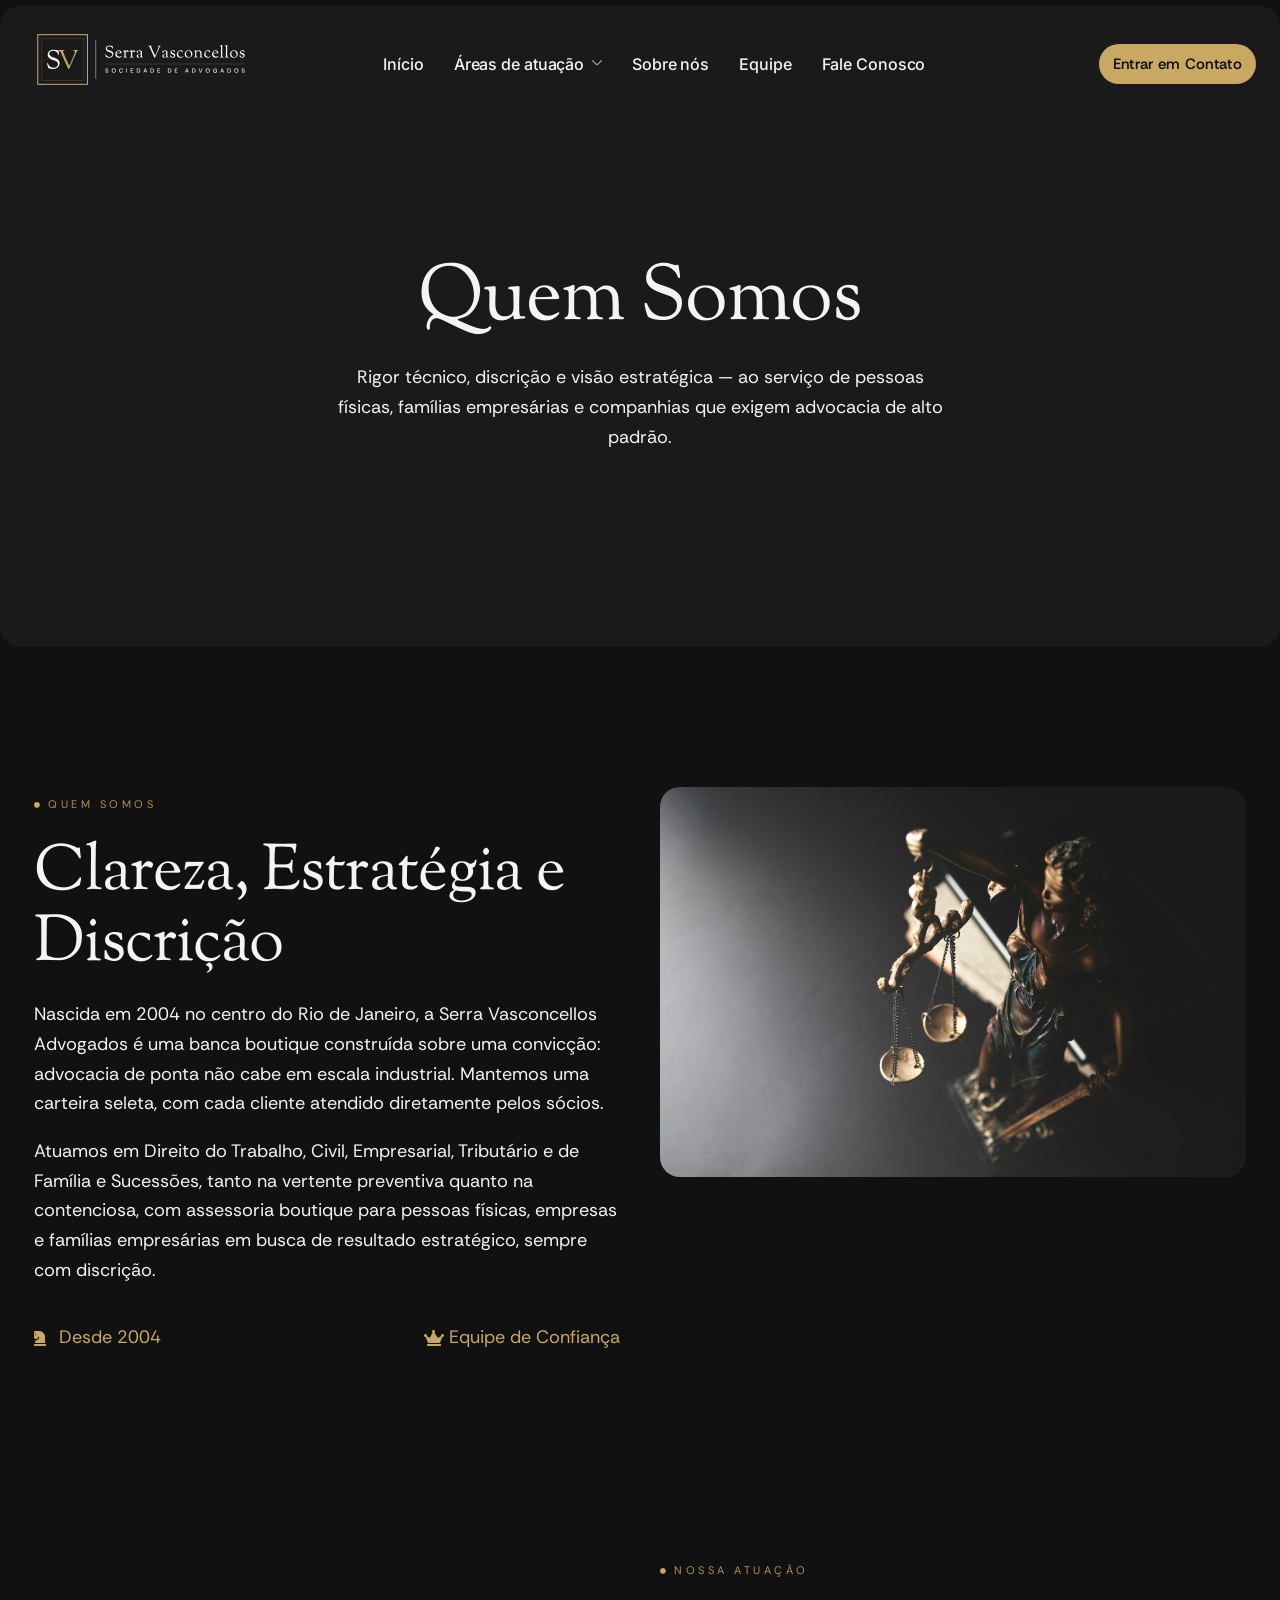
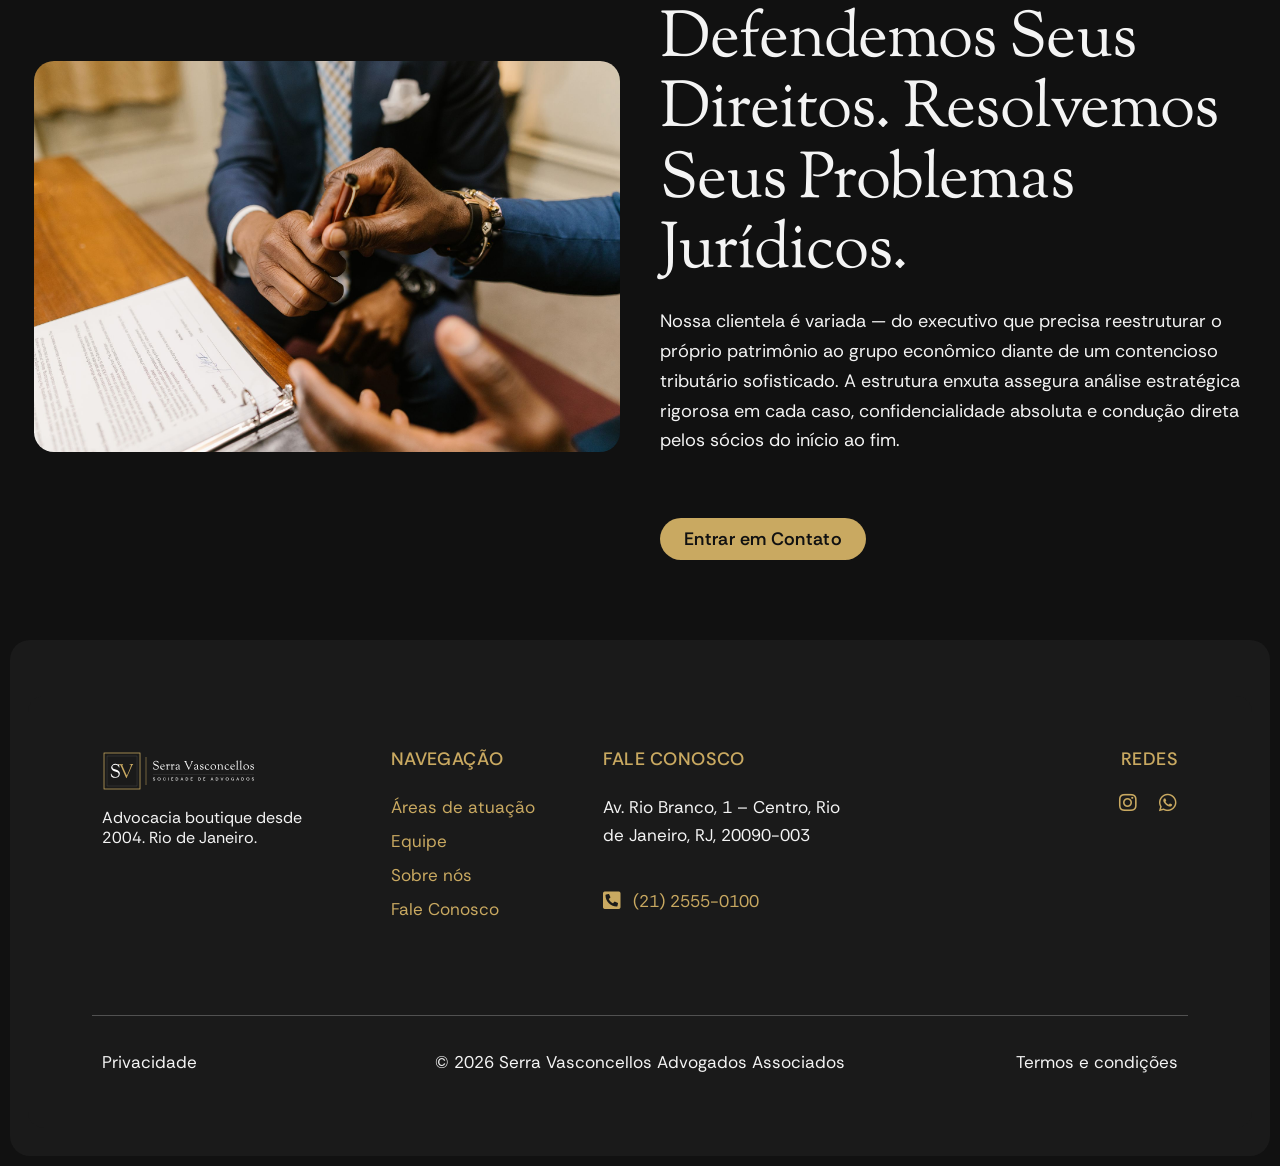
<file: sobre.html>
<!DOCTYPE html>
<html lang="pt-BR">
<head>
	<script src="./assets/js/sv-silence-stub-errors.js"></script>
	<script>try{if(!matchMedia('(prefers-reduced-motion: reduce)').matches)document.documentElement.classList.add('sv-motion')}catch(e){}</script>
	<meta charset="UTF-8">
		<title>Sobre Nós &#8211; Serra Vasconcellos</title>
<meta name="description" content="Sobre Serra Vasconcellos Advogados: duas décadas de prática jurídica conduzida diretamente pelos sócios fundadores no Rio de Janeiro." />
<meta property="og:type" content="website" />
<meta property="og:url" content="https://clonedsite.vercel.app/sobre.html" />
<meta property="og:site_name" content="Serra Vasconcellos Advogados" />
<meta property="og:locale" content="pt_BR" />
<meta property="og:title" content="Sobre Nós — Serra Vasconcellos" />
<meta property="og:description" content="Sobre Serra Vasconcellos Advogados: duas décadas de prática jurídica conduzida diretamente pelos sócios fundadores no Rio de Janeiro." />
<meta property="og:image" content="https://clonedsite.vercel.app/assets/img/og-image.jpg" />
<meta property="og:image:width" content="1200" />
<meta property="og:image:height" content="630" />
<meta name="twitter:card" content="summary_large_image" />
<meta name="twitter:title" content="Sobre Nós — Serra Vasconcellos" />
<meta name="twitter:description" content="Sobre Serra Vasconcellos Advogados: duas décadas de prática jurídica conduzida diretamente pelos sócios fundadores no Rio de Janeiro." />
<meta name="twitter:image" content="https://clonedsite.vercel.app/assets/img/og-image.jpg" />
<meta name='robots' content='max-image-preview:large' />
<style id="wp-img-auto-sizes-contain-inline-css">
img:is([sizes=auto i],[sizes^="auto," i]){contain-intrinsic-size:3000px 1500px}
/*# sourceURL=wp-img-auto-sizes-contain-inline-css */
</style>
<link rel='stylesheet' id='font-awesome-5-all-css' href='./assets/css/all.min.css' media='all' />
<link rel='stylesheet' id='font-awesome-4-shim-css' href='./assets/css/v4-shims.min.css' media='all' />
<style id="wp-emoji-styles-inline-css">

	img.wp-smiley, img.emoji {
		display: inline !important;
		border: none !important;
		box-shadow: none !important;
		height: 1em !important;
		width: 1em !important;
		margin: 0 0.07em !important;
		vertical-align: -0.1em !important;
		background: none !important;
		padding: 0 !important;
	}
/*# sourceURL=wp-emoji-styles-inline-css */
</style>
<style id="global-styles-inline-css">
:root{--wp--preset--aspect-ratio--square: 1;--wp--preset--aspect-ratio--4-3: 4/3;--wp--preset--aspect-ratio--3-4: 3/4;--wp--preset--aspect-ratio--3-2: 3/2;--wp--preset--aspect-ratio--2-3: 2/3;--wp--preset--aspect-ratio--16-9: 16/9;--wp--preset--aspect-ratio--9-16: 9/16;--wp--preset--color--black: #000000;--wp--preset--color--cyan-bluish-gray: #abb8c3;--wp--preset--color--white: #ffffff;--wp--preset--color--pale-pink: #f78da7;--wp--preset--color--vivid-red: #cf2e2e;--wp--preset--color--luminous-vivid-orange: #ff6900;--wp--preset--color--luminous-vivid-amber: #fcb900;--wp--preset--color--light-green-cyan: #7bdcb5;--wp--preset--color--vivid-green-cyan: #00d084;--wp--preset--color--pale-cyan-blue: #8ed1fc;--wp--preset--color--vivid-cyan-blue: #0693e3;--wp--preset--color--vivid-purple: #9b51e0;--wp--preset--gradient--vivid-cyan-blue-to-vivid-purple: linear-gradient(135deg,rgb(6,147,227) 0%,rgb(155,81,224) 100%);--wp--preset--gradient--light-green-cyan-to-vivid-green-cyan: linear-gradient(135deg,rgb(122,220,180) 0%,rgb(0,208,130) 100%);--wp--preset--gradient--luminous-vivid-amber-to-luminous-vivid-orange: linear-gradient(135deg,rgb(252,185,0) 0%,rgb(255,105,0) 100%);--wp--preset--gradient--luminous-vivid-orange-to-vivid-red: linear-gradient(135deg,rgb(255,105,0) 0%,rgb(207,46,46) 100%);--wp--preset--gradient--very-light-gray-to-cyan-bluish-gray: linear-gradient(135deg,rgb(238,238,238) 0%,rgb(169,184,195) 100%);--wp--preset--gradient--cool-to-warm-spectrum: linear-gradient(135deg,rgb(74,234,220) 0%,rgb(151,120,209) 20%,rgb(207,42,186) 40%,rgb(238,44,130) 60%,rgb(251,105,98) 80%,rgb(254,248,76) 100%);--wp--preset--gradient--blush-light-purple: linear-gradient(135deg,rgb(255,206,236) 0%,rgb(152,150,240) 100%);--wp--preset--gradient--blush-bordeaux: linear-gradient(135deg,rgb(254,205,165) 0%,rgb(254,45,45) 50%,rgb(107,0,62) 100%);--wp--preset--gradient--luminous-dusk: linear-gradient(135deg,rgb(255,203,112) 0%,rgb(199,81,192) 50%,rgb(65,88,208) 100%);--wp--preset--gradient--pale-ocean: linear-gradient(135deg,rgb(255,245,203) 0%,rgb(182,227,212) 50%,rgb(51,167,181) 100%);--wp--preset--gradient--electric-grass: linear-gradient(135deg,rgb(202,248,128) 0%,rgb(113,206,126) 100%);--wp--preset--gradient--midnight: linear-gradient(135deg,rgb(2,3,129) 0%,rgb(40,116,252) 100%);--wp--preset--font-size--small: 13px;--wp--preset--font-size--medium: 20px;--wp--preset--font-size--large: 36px;--wp--preset--font-size--x-large: 42px;--wp--preset--spacing--20: 0.44rem;--wp--preset--spacing--30: 0.67rem;--wp--preset--spacing--40: 1rem;--wp--preset--spacing--50: 1.5rem;--wp--preset--spacing--60: 2.25rem;--wp--preset--spacing--70: 3.38rem;--wp--preset--spacing--80: 5.06rem;--wp--preset--shadow--natural: 6px 6px 9px rgba(0, 0, 0, 0.2);--wp--preset--shadow--deep: 12px 12px 50px rgba(0, 0, 0, 0.4);--wp--preset--shadow--sharp: 6px 6px 0px rgba(0, 0, 0, 0.2);--wp--preset--shadow--outlined: 6px 6px 0px -3px rgb(255, 255, 255), 6px 6px rgb(0, 0, 0);--wp--preset--shadow--crisp: 6px 6px 0px rgb(0, 0, 0);}:root { --wp--style--global--content-size: 800px;--wp--style--global--wide-size: 1200px; }:where(body) { margin: 0; }.wp-site-blocks > .alignleft { float: left; margin-right: 2em; }.wp-site-blocks > .alignright { float: right; margin-left: 2em; }.wp-site-blocks > .aligncenter { justify-content: center; margin-left: auto; margin-right: auto; }:where(.wp-site-blocks) > * { margin-block-start: 24px; margin-block-end: 0; }:where(.wp-site-blocks) > :first-child { margin-block-start: 0; }:where(.wp-site-blocks) > :last-child { margin-block-end: 0; }:root { --wp--style--block-gap: 24px; }:root :where(.is-layout-flow) > :first-child{margin-block-start: 0;}:root :where(.is-layout-flow) > :last-child{margin-block-end: 0;}:root :where(.is-layout-flow) > *{margin-block-start: 24px;margin-block-end: 0;}:root :where(.is-layout-constrained) > :first-child{margin-block-start: 0;}:root :where(.is-layout-constrained) > :last-child{margin-block-end: 0;}:root :where(.is-layout-constrained) > *{margin-block-start: 24px;margin-block-end: 0;}:root :where(.is-layout-flex){gap: 24px;}:root :where(.is-layout-grid){gap: 24px;}.is-layout-flow > .alignleft{float: left;margin-inline-start: 0;margin-inline-end: 2em;}.is-layout-flow > .alignright{float: right;margin-inline-start: 2em;margin-inline-end: 0;}.is-layout-flow > .aligncenter{margin-left: auto !important;margin-right: auto !important;}.is-layout-constrained > .alignleft{float: left;margin-inline-start: 0;margin-inline-end: 2em;}.is-layout-constrained > .alignright{float: right;margin-inline-start: 2em;margin-inline-end: 0;}.is-layout-constrained > .aligncenter{margin-left: auto !important;margin-right: auto !important;}.is-layout-constrained > :where(:not(.alignleft):not(.alignright):not(.alignfull)){max-width: var(--wp--style--global--content-size);margin-left: auto !important;margin-right: auto !important;}.is-layout-constrained > .alignwide{max-width: var(--wp--style--global--wide-size);}body .is-layout-flex{display: flex;}.is-layout-flex{flex-wrap: wrap;align-items: center;}.is-layout-flex > :is(*, div){margin: 0;}body .is-layout-grid{display: grid;}.is-layout-grid > :is(*, div){margin: 0;}body{padding-top: 0px;padding-right: 0px;padding-bottom: 0px;padding-left: 0px;}:root :where(.wp-element-button, .wp-block-button__link){background-color: #32373c;border-width: 0;color: #fff;font-family: inherit;font-size: inherit;font-style: inherit;font-weight: inherit;letter-spacing: inherit;line-height: inherit;padding-top: calc(0.667em + 2px);padding-right: calc(1.333em + 2px);padding-bottom: calc(0.667em + 2px);padding-left: calc(1.333em + 2px);text-decoration: none;text-transform: inherit;}.has-black-color{color: var(--wp--preset--color--black) !important;}.has-cyan-bluish-gray-color{color: var(--wp--preset--color--cyan-bluish-gray) !important;}.has-white-color{color: var(--wp--preset--color--white) !important;}.has-pale-pink-color{color: var(--wp--preset--color--pale-pink) !important;}.has-vivid-red-color{color: var(--wp--preset--color--vivid-red) !important;}.has-luminous-vivid-orange-color{color: var(--wp--preset--color--luminous-vivid-orange) !important;}.has-luminous-vivid-amber-color{color: var(--wp--preset--color--luminous-vivid-amber) !important;}.has-light-green-cyan-color{color: var(--wp--preset--color--light-green-cyan) !important;}.has-vivid-green-cyan-color{color: var(--wp--preset--color--vivid-green-cyan) !important;}.has-pale-cyan-blue-color{color: var(--wp--preset--color--pale-cyan-blue) !important;}.has-vivid-cyan-blue-color{color: var(--wp--preset--color--vivid-cyan-blue) !important;}.has-vivid-purple-color{color: var(--wp--preset--color--vivid-purple) !important;}.has-black-background-color{background-color: var(--wp--preset--color--black) !important;}.has-cyan-bluish-gray-background-color{background-color: var(--wp--preset--color--cyan-bluish-gray) !important;}.has-white-background-color{background-color: var(--wp--preset--color--white) !important;}.has-pale-pink-background-color{background-color: var(--wp--preset--color--pale-pink) !important;}.has-vivid-red-background-color{background-color: var(--wp--preset--color--vivid-red) !important;}.has-luminous-vivid-orange-background-color{background-color: var(--wp--preset--color--luminous-vivid-orange) !important;}.has-luminous-vivid-amber-background-color{background-color: var(--wp--preset--color--luminous-vivid-amber) !important;}.has-light-green-cyan-background-color{background-color: var(--wp--preset--color--light-green-cyan) !important;}.has-vivid-green-cyan-background-color{background-color: var(--wp--preset--color--vivid-green-cyan) !important;}.has-pale-cyan-blue-background-color{background-color: var(--wp--preset--color--pale-cyan-blue) !important;}.has-vivid-cyan-blue-background-color{background-color: var(--wp--preset--color--vivid-cyan-blue) !important;}.has-vivid-purple-background-color{background-color: var(--wp--preset--color--vivid-purple) !important;}.has-black-border-color{border-color: var(--wp--preset--color--black) !important;}.has-cyan-bluish-gray-border-color{border-color: var(--wp--preset--color--cyan-bluish-gray) !important;}.has-white-border-color{border-color: var(--wp--preset--color--white) !important;}.has-pale-pink-border-color{border-color: var(--wp--preset--color--pale-pink) !important;}.has-vivid-red-border-color{border-color: var(--wp--preset--color--vivid-red) !important;}.has-luminous-vivid-orange-border-color{border-color: var(--wp--preset--color--luminous-vivid-orange) !important;}.has-luminous-vivid-amber-border-color{border-color: var(--wp--preset--color--luminous-vivid-amber) !important;}.has-light-green-cyan-border-color{border-color: var(--wp--preset--color--light-green-cyan) !important;}.has-vivid-green-cyan-border-color{border-color: var(--wp--preset--color--vivid-green-cyan) !important;}.has-pale-cyan-blue-border-color{border-color: var(--wp--preset--color--pale-cyan-blue) !important;}.has-vivid-cyan-blue-border-color{border-color: var(--wp--preset--color--vivid-cyan-blue) !important;}.has-vivid-purple-border-color{border-color: var(--wp--preset--color--vivid-purple) !important;}.has-vivid-cyan-blue-to-vivid-purple-gradient-background{background: var(--wp--preset--gradient--vivid-cyan-blue-to-vivid-purple) !important;}.has-light-green-cyan-to-vivid-green-cyan-gradient-background{background: var(--wp--preset--gradient--light-green-cyan-to-vivid-green-cyan) !important;}.has-luminous-vivid-amber-to-luminous-vivid-orange-gradient-background{background: var(--wp--preset--gradient--luminous-vivid-amber-to-luminous-vivid-orange) !important;}.has-luminous-vivid-orange-to-vivid-red-gradient-background{background: var(--wp--preset--gradient--luminous-vivid-orange-to-vivid-red) !important;}.has-very-light-gray-to-cyan-bluish-gray-gradient-background{background: var(--wp--preset--gradient--very-light-gray-to-cyan-bluish-gray) !important;}.has-cool-to-warm-spectrum-gradient-background{background: var(--wp--preset--gradient--cool-to-warm-spectrum) !important;}.has-blush-light-purple-gradient-background{background: var(--wp--preset--gradient--blush-light-purple) !important;}.has-blush-bordeaux-gradient-background{background: var(--wp--preset--gradient--blush-bordeaux) !important;}.has-luminous-dusk-gradient-background{background: var(--wp--preset--gradient--luminous-dusk) !important;}.has-pale-ocean-gradient-background{background: var(--wp--preset--gradient--pale-ocean) !important;}.has-electric-grass-gradient-background{background: var(--wp--preset--gradient--electric-grass) !important;}.has-midnight-gradient-background{background: var(--wp--preset--gradient--midnight) !important;}.has-small-font-size{font-size: var(--wp--preset--font-size--small) !important;}.has-medium-font-size{font-size: var(--wp--preset--font-size--medium) !important;}.has-large-font-size{font-size: var(--wp--preset--font-size--large) !important;}.has-x-large-font-size{font-size: var(--wp--preset--font-size--x-large) !important;}
:root :where(.wp-block-icon svg){width: 24px;}
:root :where(.wp-block-pullquote){font-size: 1.5em;line-height: 1.6;}
/*# sourceURL=global-styles-inline-css */
</style>
<link rel='stylesheet' id='cute-alert-css' href='./assets/css/style.css' media='all' />
<link rel='stylesheet' id='text-editor-style-css' href='./assets/css/text-editor.css' media='all' />
<link rel='stylesheet' id='hello-elementor-css' href='./assets/css/reset.css' media='all' />
<link rel='stylesheet' id='hello-elementor-theme-style-css' href='./assets/css/theme.css' media='all' />
<link rel='stylesheet' id='hello-elementor-header-footer-css' href='./assets/css/header-footer.css' media='all' />
<link rel='stylesheet' id='elementor-frontend-css' href='./assets/css/custom-frontend.min.css' media='all' />
<link rel='stylesheet' id='elementor-post-127-css' href='./assets/css/post-127.css' media='all' />
<link rel='stylesheet' id='elementor-icons-css' href='./assets/css/elementor-icons.min.css' media='all' />
<link rel='stylesheet' id='e-animation-fadeInDown-css' href='./assets/css/fadeInDown.min.css' media='all' />
<link rel='stylesheet' id='e-animation-fadeInUp-css' href='./assets/css/fadeInUp.min.css' media='all' />
<link rel='stylesheet' id='widget-heading-css' href='./assets/css/widget-heading.min.css' media='all' />
<link rel='stylesheet' id='widget-icon-list-css' href='./assets/css/custom-widget-icon-list.min.css' media='all' />
<link rel='stylesheet' id='widget-image-css' href='./assets/css/widget-image.min.css' media='all' />
<link rel='stylesheet' id='widget-social-icons-css' href='./assets/css/widget-social-icons.min.css' media='all' />
<link rel='stylesheet' id='e-apple-webkit-css' href='./assets/css/custom-apple-webkit.min.css' media='all' />
<link rel='stylesheet' id='widget-divider-css' href='./assets/css/widget-divider.min.css' media='all' />
<link rel='stylesheet' id='elementor-post-488-css' href='./assets/css/post-488.css' media='all' />
<link rel='stylesheet' id='ekit-widget-styles-css' href='./assets/css/widget-styles.css' media='all' />
<link rel='stylesheet' id='ekit-responsive-css' href='./assets/css/responsive.css' media='all' />




<link rel='stylesheet' id='elementor-icons-ekiticons-css' href='./assets/css/ekiticons.css' media='all' />
<link rel='stylesheet' id='elementor-icons-shared-0-css' href='./assets/css/fontawesome.min.css' media='all' />
<link rel='stylesheet' id='elementor-icons-fa-solid-css' href='./assets/css/solid.min.css' media='all' />
<link rel='stylesheet' id='elementor-icons-fa-brands-css' href='./assets/css/brands.min.css' media='all' />
<script type='text/javascript'>
		var elementskit = {
			resturl: 'https://serravasconcellos.com.br/wp-json/elementskit/v1/',
		}

		</script><script id="font-awesome-4-shim-js" src="./assets/js/v4-shims.min.js"></script>
<script id="jquery-core-js" src="./assets/js/jquery.min.js"></script>
<script id="jquery-migrate-js" src="./assets/js/jquery-migrate.min.js"></script>
<link rel="canonical" href="https://clonedsite.vercel.app/sobre.html" />
<style>
				.e-con.e-parent:nth-of-type(n+4):not(.e-lazyloaded):not(.e-no-lazyload),
				.e-con.e-parent:nth-of-type(n+4):not(.e-lazyloaded):not(.e-no-lazyload) * {
					background-image: none !important;
				}
				@media screen and (max-height: 1024px) {
					.e-con.e-parent:nth-of-type(n+3):not(.e-lazyloaded):not(.e-no-lazyload),
					.e-con.e-parent:nth-of-type(n+3):not(.e-lazyloaded):not(.e-no-lazyload) * {
						background-image: none !important;
					}
				}
				@media screen and (max-height: 640px) {
					.e-con.e-parent:nth-of-type(n+2):not(.e-lazyloaded):not(.e-no-lazyload),
					.e-con.e-parent:nth-of-type(n+2):not(.e-lazyloaded):not(.e-no-lazyload) * {
						background-image: none !important;
					}
				}
			</style>
<link rel="icon" type="image/x-icon" href="./favicon.ico" />
<link rel="icon" type="image/png" sizes="32x32" href="./assets/img/favicon-32.png" />
<link rel="icon" type="image/png" sizes="16x16" href="./assets/img/favicon-16.png" />
<link rel="apple-touch-icon" sizes="180x180" href="./assets/img/apple-touch-icon.png" />
<meta name="msapplication-TileImage" content="https://clonedsite.vercel.app/assets/img/favicon-512.png" />
<meta name="theme-color" content="#111111" />
	<meta name="viewport" content="width=device-width, initial-scale=1.0, viewport-fit=cover" />  <link rel="stylesheet" href="./assets/css/google-fonts.css" />
<link rel="stylesheet" href="./assets/css/overrides.css?v=20261022" media="all" />
</head>
<body class="wp-singular page-template page-template-elementor_canvas page page-id-488 wp-embed-responsive wp-theme-hello-elementor hello-elementor-default elementor-default elementor-template-canvas elementor-kit-127 elementor-page elementor-page-488">
			<div data-elementor-type="wp-page" data-elementor-id="488" class="elementor elementor-488" data-elementor-post-type="page">
				<div class="elementor-element elementor-element-6bdb956 e-flex e-con-boxed e-con e-parent" data-id="6bdb956" data-element_type="container" data-e-type="container">
					<div class="e-con-inner">
		<div class="elementor-element elementor-element-49e3981 e-con-full e-flex e-con e-child" data-id="49e3981" data-element_type="container" data-e-type="container">
				<div class="elementor-element elementor-element-ac1f069 elementor-view-default elementor-widget elementor-widget-icon" data-id="ac1f069" data-element_type="widget" data-e-type="widget" data-widget_type="icon.default">
				<div class="elementor-widget-container">
							<div class="elementor-icon-wrapper">
			<a class="elementor-icon" href="./index.html">
			<svg xmlns="http://www.w3.org/2000/svg" width="160.1" height="52" viewBox="0 0 307.84 100" fill="none" role="img" aria-label="Serra Vasconcellos Advogados"><rect x="4" y="14" width="72" height="72" fill="none" stroke="#C9A961" stroke-width="1.5"/><rect x="10" y="20" width="60" height="60" fill="none" stroke="#FFFFFF" stroke-width="0.5" opacity="0.35"/><path fill="#FFFFFF" d="M32.57 36.97 33.45 36.66Q33.94 36.66 34.02 36.97Q34.82 41.56 34.82 42.38Q34.82 43.2 34.28 43.2Q33.94 43.2 33.62 42.38Q33.3 41.56 32.86 40.88Q32.42 40.2 32.23 40.01Q32.04 39.82 31.24 39.09Q29.19 37.27 26.55 37.27Q23.91 37.27 22.31 38.41Q20.72 39.55 20.72 41.37Q20.72 43.2 21.65 44.3Q22.58 45.4 24.14 46.01Q25.7 46.62 27.41 47.15Q32 48.59 34.21 50.91Q35.73 52.55 35.73 54.98Q35.73 58.97 33.18 61.31Q30.64 63.64 26.87 63.64Q24.25 63.64 22.66 63.36Q21.06 63.07 19.39 62.2Q18.89 61.89 18.21 59.23Q17.53 56.57 17.53 55.91Q17.53 55.24 18.04 55.24Q18.55 55.24 18.67 55.62Q20.07 59.01 21.97 60.41Q24.02 61.97 26.93 61.97Q29.84 61.97 31.57 60.47Q33.3 58.97 33.3 56.54Q33.3 54.75 32.12 53.55Q30.94 52.36 29.42 51.82Q23.76 49.92 21.74 48.75Q18.29 46.69 18.29 43.24Q18.29 39.78 20.74 37.75Q23.19 35.71 27.1 35.71Q28.55 35.71 30.54 36.34Q32.54 36.97 32.57 36.97Z"/><path fill="#C9A961" d="M58.37 36.21 61.75 36.13Q62.47 36.13 62.47 36.66Q62.47 37.08 61.64 37.46Q61.3 37.61 60.84 38.11Q60.38 38.6 60.04 39.4L51.57 58.7Q50.66 60.75 50.01 62.33Q49.36 63.91 49.25 64.1Q49.14 64.29 48.95 64.29Q48.26 64.29 47.26 61.74Q46.25 59.2 44.06 54.45Q41.88 49.7 40.7 47.04Q39.52 44.38 39.01 43.12Q38.5 41.87 38.04 40.88Q37.36 39.25 36.79 38.62Q36.22 37.99 35.51 37.69Q34.81 37.38 34.39 37.38Q33.33 37.46 33.33 36.7Q33.33 36.17 34.39 36.17L38.57 36.32L41.04 36.24Q41.92 36.24 42.11 36.32Q42.3 36.4 42.3 36.64Q42.3 36.89 41.92 37.08Q40.74 37.69 40.74 38.32Q40.74 38.94 40.87 39.46Q41 39.97 41.46 41.03Q41.92 42.1 42.39 43.16Q42.87 44.22 43.95 46.6Q45.03 48.97 46.06 51.29Q49.25 58.63 49.86 58.63Q50.05 58.63 52.04 54.03Q54.04 49.43 55.98 44.41Q57.91 39.4 57.91 38.64Q57.91 37.88 57.48 37.55Q57.04 37.23 56.55 37.16Q55.18 37 55.18 36.55Q55.18 36.28 55.31 36.23Q55.44 36.17 55.98 36.17Z"/><line x1="88" y1="22" x2="88" y2="78" stroke="#C9A961" stroke-width="1"/><path fill="#FFFFFF" d="M111.5 30.46 112.06 30.27Q112.37 30.27 112.42 30.46Q112.92 33.37 112.92 33.88Q112.92 34.4 112.58 34.4Q112.37 34.4 112.16 33.88Q111.96 33.37 111.68 32.94Q111.41 32.5 111.29 32.38Q111.17 32.26 110.66 31.81Q109.37 30.66 107.7 30.66Q106.03 30.66 105.02 31.38Q104.02 32.1 104.02 33.25Q104.02 34.4 104.6 35.1Q105.19 35.79 106.18 36.18Q107.16 36.56 108.24 36.9Q111.14 37.81 112.54 39.27Q113.5 40.3 113.5 41.84Q113.5 44.36 111.89 45.84Q110.28 47.31 107.9 47.31Q106.25 47.31 105.24 47.13Q104.23 46.95 103.18 46.4Q102.86 46.21 102.43 44.53Q102 42.85 102 42.43Q102 42.01 102.32 42.01Q102.65 42.01 102.72 42.25Q103.61 44.38 104.81 45.27Q106.1 46.26 107.94 46.26Q109.78 46.26 110.87 45.31Q111.96 44.36 111.96 42.82Q111.96 41.7 111.22 40.94Q110.47 40.18 109.51 39.85Q105.94 38.65 104.66 37.9Q102.48 36.61 102.48 34.42Q102.48 32.24 104.03 30.96Q105.58 29.67 108.05 29.67Q108.96 29.67 110.22 30.07Q111.48 30.46 111.5 30.46ZM121.2 36.63Q122.2 36.63 123.03 36.99Q123.86 37.35 124.32 37.87Q124.77 38.38 125.08 38.96Q125.61 39.94 125.61 40.45Q125.61 40.88 124.63 40.88H118.46Q118.27 40.88 118.23 40.92Q118.2 40.95 118.2 41.14Q118.2 43.4 119.41 44.7Q120.62 45.99 122.25 45.99Q123.26 45.99 124.3 45.45Q125.35 44.91 125.4 44.91Q125.64 44.91 125.64 45.13Q125.64 45.42 125.11 45.91Q124.58 46.4 124.1 46.71Q122.95 47.46 121.39 47.46Q119.28 47.46 117.8 46.16Q116.32 44.86 116.32 42.4Q116.32 39.94 117.68 38.29Q119.04 36.63 121.2 36.63ZM118.65 40.3 122.88 40.16Q123.21 40.16 123.3 40.1Q123.38 40.04 123.38 39.87Q123.38 39.15 122.71 38.19Q122.04 37.23 120.84 37.23Q119.64 37.23 118.99 38.18Q118.34 39.13 118.34 39.97Q118.34 40.3 118.65 40.3ZM128.32 38.29 128.06 38.26Q127.6 38.26 127.6 37.88Q127.6 37.62 127.92 37.48Q128.25 37.35 129.12 37.08Q130 36.8 130.5 36.57Q131.01 36.34 131.1 36.34Q131.42 36.34 131.42 36.82L131.39 37.47Q131.39 38.34 131.45 38.42Q131.51 38.5 131.57 38.5Q131.63 38.5 131.94 38.02Q132.26 37.54 132.83 37.05Q133.41 36.56 133.97 36.56Q134.54 36.56 135.14 36.96Q135.74 37.35 135.74 37.75Q135.74 38.14 135.54 38.48Q135.21 39.06 134.92 39.06Q134.73 39.06 134.24 38.77Q133.74 38.48 133.1 38.48Q132.45 38.48 131.88 39.01Q131.32 39.54 131.32 39.97V42.46L131.34 44.55L131.37 44.98Q131.37 45.49 131.7 45.85Q132.04 46.21 132.34 46.26Q132.64 46.3 132.86 46.33Q133.07 46.35 133.19 46.36Q133.31 46.38 133.46 46.42Q133.72 46.47 133.72 46.77Q133.72 47.07 133.43 47.07L131.39 46.95L128.9 47.07Q128.46 47.07 128.42 46.98Q128.37 46.88 128.37 46.78Q128.37 46.47 128.68 46.38Q129.3 46.23 129.44 45.76Q129.57 45.3 129.57 43.76L129.54 39.9L129.52 39.18Q129.52 38.91 129.45 38.74Q129.26 38.29 128.32 38.29ZM137.82 38.29 137.56 38.26Q137.1 38.26 137.1 37.88Q137.1 37.62 137.42 37.48Q137.75 37.35 138.62 37.08Q139.5 36.8 140 36.57Q140.51 36.34 140.6 36.34Q140.92 36.34 140.92 36.82L140.89 37.47Q140.89 38.34 140.95 38.42Q141.01 38.5 141.07 38.5Q141.13 38.5 141.44 38.02Q141.76 37.54 142.33 37.05Q142.91 36.56 143.47 36.56Q144.04 36.56 144.64 36.96Q145.24 37.35 145.24 37.75Q145.24 38.14 145.04 38.48Q144.71 39.06 144.42 39.06Q144.23 39.06 143.74 38.77Q143.24 38.48 142.6 38.48Q141.95 38.48 141.38 39.01Q140.82 39.54 140.82 39.97V42.46L140.84 44.55L140.87 44.98Q140.87 45.49 141.2 45.85Q141.54 46.21 141.84 46.26Q142.14 46.3 142.36 46.33Q142.57 46.35 142.69 46.36Q142.81 46.38 142.96 46.42Q143.22 46.47 143.22 46.77Q143.22 47.07 142.93 47.07L140.89 46.95L138.4 47.07Q137.96 47.07 137.92 46.98Q137.87 46.88 137.87 46.78Q137.87 46.47 138.18 46.38Q138.8 46.23 138.94 45.76Q139.07 45.3 139.07 43.76L139.04 39.9L139.02 39.18Q139.02 38.91 138.95 38.74Q138.76 38.29 137.82 38.29ZM150.06 47.36Q147.22 47.36 147.22 44.96Q147.22 43.23 148.66 42.58Q149.86 42.08 152.34 41.67Q152.41 41.65 152.53 41.64Q152.65 41.62 152.78 41.6Q152.91 41.58 152.98 41.55Q153.15 41.48 153.15 41.22L153.2 39.97Q153.2 38.6 152.41 37.99Q151.62 37.38 150.87 37.38Q149.14 37.38 149.14 38.82L149.24 39.68Q149.24 40.16 148.81 40.16Q148.47 40.16 148.06 40.04Q147.32 39.8 147.32 39.22Q147.32 38.29 148.58 37.44Q149.84 36.58 151.11 36.58Q152.38 36.58 153.1 36.82Q153.82 37.06 154.17 37.36Q154.52 37.66 154.71 38.17Q154.95 38.77 154.95 40.05Q154.95 41.34 154.89 42.33Q154.83 43.33 154.83 44.14Q154.83 44.96 155.02 45.48Q155.22 45.99 155.48 46.14Q155.74 46.28 156.01 46.3Q156.66 46.35 156.66 46.69Q156.66 47.19 155.14 47.19Q154.52 47.19 154.08 46.86Q153.63 46.52 153.44 46.2Q153.25 45.87 153.22 45.87Q153.2 45.87 153.03 46.03Q152.86 46.18 152.56 46.4Q152.26 46.62 151.88 46.83Q150.99 47.36 150.06 47.36ZM152.98 42.01 152.74 42.06Q152.19 42.15 152.05 42.18Q151.9 42.2 151.38 42.32Q150.85 42.44 150.64 42.54Q150.44 42.63 150.07 42.84Q149.7 43.04 149.53 43.26Q149.1 43.93 149.1 44.67Q149.1 45.42 149.58 45.91Q150.06 46.4 150.81 46.4Q151.57 46.4 152.01 46.21Q152.46 46.02 152.67 45.78Q152.89 45.54 153.01 45.13Q153.15 44.67 153.15 43.95V42.22Q153.15 42.01 152.98 42.01ZM179.54 29.98 181.68 29.94Q182.14 29.94 182.14 30.27Q182.14 30.54 181.61 30.78Q181.39 30.87 181.1 31.18Q180.82 31.5 180.6 32L175.25 44.19Q174.67 45.49 174.26 46.48Q173.86 47.48 173.78 47.6Q173.71 47.72 173.59 47.72Q173.16 47.72 172.52 46.11Q171.89 44.5 170.51 41.5Q169.13 38.5 168.38 36.82Q167.64 35.14 167.32 34.35Q166.99 33.56 166.7 32.94Q166.27 31.9 165.91 31.51Q165.55 31.11 165.11 30.92Q164.66 30.73 164.4 30.73Q163.73 30.78 163.73 30.3Q163.73 29.96 164.4 29.96L167.04 30.06L168.6 30.01Q169.15 30.01 169.27 30.06Q169.39 30.1 169.39 30.26Q169.39 30.42 169.15 30.54Q168.41 30.92 168.41 31.32Q168.41 31.71 168.49 32.04Q168.58 32.36 168.86 33.03Q169.15 33.7 169.45 34.38Q169.75 35.05 170.44 36.55Q171.12 38.05 171.77 39.51Q173.78 44.14 174.17 44.14Q174.29 44.14 175.55 41.24Q176.81 38.34 178.03 35.17Q179.26 32 179.26 31.52Q179.26 31.04 178.98 30.84Q178.7 30.63 178.39 30.58Q177.53 30.49 177.53 30.2Q177.53 30.03 177.61 30Q177.7 29.96 178.03 29.96ZM187.1 47.36Q184.27 47.36 184.27 44.96Q184.27 43.23 185.71 42.58Q186.91 42.08 189.38 41.67Q189.45 41.65 189.57 41.64Q189.69 41.62 189.82 41.6Q189.96 41.58 190.03 41.55Q190.2 41.48 190.2 41.22L190.24 39.97Q190.24 38.6 189.45 37.99Q188.66 37.38 187.92 37.38Q186.19 37.38 186.19 38.82L186.28 39.68Q186.28 40.16 185.85 40.16Q185.52 40.16 185.11 40.04Q184.36 39.8 184.36 39.22Q184.36 38.29 185.62 37.44Q186.88 36.58 188.16 36.58Q189.43 36.58 190.15 36.82Q190.87 37.06 191.22 37.36Q191.56 37.66 191.76 38.17Q192 38.77 192 40.05Q192 41.34 191.94 42.33Q191.88 43.33 191.88 44.14Q191.88 44.96 192.07 45.48Q192.26 45.99 192.52 46.14Q192.79 46.28 193.05 46.3Q193.7 46.35 193.7 46.69Q193.7 47.19 192.19 47.19Q191.56 47.19 191.12 46.86Q190.68 46.52 190.48 46.2Q190.29 45.87 190.27 45.87Q190.24 45.87 190.08 46.03Q189.91 46.18 189.61 46.4Q189.31 46.62 188.92 46.83Q188.04 47.36 187.1 47.36ZM190.03 42.01 189.79 42.06Q189.24 42.15 189.09 42.18Q188.95 42.2 188.42 42.32Q187.89 42.44 187.69 42.54Q187.48 42.63 187.11 42.84Q186.74 43.04 186.57 43.26Q186.14 43.93 186.14 44.67Q186.14 45.42 186.62 45.91Q187.1 46.4 187.86 46.4Q188.61 46.4 189.06 46.21Q189.5 46.02 189.72 45.78Q189.93 45.54 190.05 45.13Q190.2 44.67 190.2 43.95V42.22Q190.2 42.01 190.03 42.01ZM202.55 37.38 202.65 38.82Q202.65 39.22 202.55 39.37Q202.46 39.51 202.28 39.51Q202.1 39.51 201.89 39.16Q201.69 38.82 201.44 38.41Q201.18 38 200.62 37.65Q200.06 37.3 199.34 37.3Q198.62 37.3 198.16 37.65Q197.7 38 197.7 38.41Q197.7 38.82 197.78 39.07Q197.85 39.32 198.03 39.51Q198.21 39.7 198.34 39.84Q198.47 39.97 198.78 40.11Q199.1 40.26 199.25 40.32Q199.41 40.38 199.77 40.52Q201.95 41.29 202.58 42.02Q203.2 42.75 203.2 44.12Q203.2 45.49 201.93 46.64Q201.06 47.38 199.55 47.38Q198.52 47.38 197.25 46.88Q196.89 46.74 196.83 46.72Q196.77 46.71 196.64 46.66Q196.5 46.62 196.44 46.6Q196.38 46.59 196.29 46.54Q196.19 46.5 196.16 46.46Q196.12 46.42 196.07 46.35Q196 46.23 196 45.97V43.88Q196 43.62 196.11 43.44Q196.22 43.26 196.41 43.26Q196.6 43.26 196.68 43.36Q196.77 43.47 196.84 43.81Q196.91 44.14 196.98 44.29Q197.87 46.5 199.48 46.5Q200.22 46.5 200.9 46.1Q201.57 45.7 201.57 44.85Q201.57 44 201.02 43.47Q200.46 42.94 199.67 42.64Q198.88 42.34 198.09 42.02Q197.3 41.7 196.74 41.06Q196.19 40.42 196.19 39.46Q196.19 38.12 197.27 37.3Q198.35 36.49 199.65 36.49Q200.94 36.49 201.62 36.69Q202.29 36.9 202.42 37.06Q202.55 37.23 202.55 37.38ZM211.12 36.7Q211.96 36.7 212.93 36.94Q213.9 37.18 213.92 37.5Q213.97 38.07 213.97 38.88Q213.97 39.68 213.71 39.68Q213.47 39.68 213.28 39.37Q212.87 38.67 211.73 38.16Q210.59 37.64 209.72 37.64Q209.24 37.64 208.79 38Q208.33 38.36 208.04 38.79Q207.35 39.8 207.35 41.65Q207.35 43.5 208.54 44.88Q209.72 46.26 211.45 46.26Q212.29 46.26 213.01 45.94Q213.73 45.63 214.13 45.32Q214.52 45.01 214.62 45.01Q214.88 45.01 214.88 45.25Q214.88 45.49 214.38 45.98Q213.88 46.47 213.4 46.76Q212.22 47.5 210.52 47.5Q208.26 47.5 206.9 46.14Q205.55 44.77 205.55 42.43Q205.55 40.09 207.1 38.4Q208.64 36.7 211.12 36.7ZM222.26 47.43Q219.8 47.43 218.35 45.86Q216.9 44.29 216.9 42.1Q216.9 39.92 218.4 38.29Q219.9 36.66 222.36 36.66Q224.82 36.66 226.48 38.07Q228.15 39.49 228.15 42.01Q228.15 44.53 226.44 45.98Q224.72 47.43 222.26 47.43ZM221.98 37.3Q220.74 37.3 219.76 38.29Q218.79 39.27 218.79 41.53Q218.79 43.78 220.11 45.25Q221.43 46.71 222.96 46.71Q224.48 46.71 225.42 45.67Q226.35 44.62 226.35 42.61Q226.35 40.59 225.2 38.95Q224.05 37.3 221.98 37.3ZM235.54 47 233.79 46.9Q233.16 46.9 232.13 46.95L231.1 47Q230.74 47 230.74 46.78Q230.74 46.57 230.86 46.52Q230.98 46.47 231.16 46.45Q231.34 46.42 231.51 46.3Q231.96 46.02 232.01 44.56Q232.06 43.11 232.06 42.66V39.2Q232.06 38.43 231.78 38.17Q231.51 37.9 231.03 37.9H230.79Q230.33 37.9 230.33 37.64Q230.33 37.4 230.85 37.33Q231.36 37.26 231.66 37.17Q231.96 37.09 232.46 36.88Q232.95 36.68 233.25 36.54Q233.55 36.39 233.64 36.39H233.69Q233.91 36.39 233.91 36.68L233.86 37.71Q233.86 38.34 233.96 38.34Q234.05 38.34 234.15 38.22Q234.51 37.71 235.11 37.35Q236.19 36.68 237.17 36.68Q238.16 36.68 238.92 36.98Q239.69 37.28 240.12 37.72Q240.56 38.17 240.84 38.74Q241.32 39.7 241.32 40.71V40.95L241.35 42.22V44.67Q241.35 45.58 241.6 45.93Q241.85 46.28 242.81 46.42Q243.29 46.5 243.29 46.78Q243.29 47.02 242.81 47.02L240.84 46.9L239 47Q238.52 47 238.52 46.69Q238.52 46.47 238.8 46.4L239.12 46.33Q239.64 46.16 239.64 44.72V41.48Q239.64 39.63 238.73 38.68Q237.82 37.74 236.67 37.74Q235.52 37.74 234.75 38.29Q233.98 38.84 233.81 39.32Q233.64 39.8 233.64 42.99V43.9Q233.64 45.1 233.9 45.68Q234.15 46.26 235.01 46.33Q235.25 46.33 235.62 46.41Q236 46.5 236 46.69Q236 47 235.54 47ZM250.78 36.7Q251.62 36.7 252.59 36.94Q253.56 37.18 253.58 37.5Q253.63 38.07 253.63 38.88Q253.63 39.68 253.37 39.68Q253.13 39.68 252.94 39.37Q252.53 38.67 251.39 38.16Q250.25 37.64 249.38 37.64Q248.9 37.64 248.45 38Q247.99 38.36 247.7 38.79Q247.01 39.8 247.01 41.65Q247.01 43.5 248.2 44.88Q249.38 46.26 251.11 46.26Q251.95 46.26 252.67 45.94Q253.39 45.63 253.79 45.32Q254.18 45.01 254.28 45.01Q254.54 45.01 254.54 45.25Q254.54 45.49 254.04 45.98Q253.54 46.47 253.06 46.76Q251.88 47.5 250.18 47.5Q247.92 47.5 246.56 46.14Q245.21 44.77 245.21 42.43Q245.21 40.09 246.76 38.4Q248.3 36.7 250.78 36.7ZM261.43 36.63Q262.44 36.63 263.26 36.99Q264.09 37.35 264.55 37.87Q265 38.38 265.32 38.96Q265.84 39.94 265.84 40.45Q265.84 40.88 264.86 40.88H258.69Q258.5 40.88 258.46 40.92Q258.43 40.95 258.43 41.14Q258.43 43.4 259.64 44.7Q260.85 45.99 262.48 45.99Q263.49 45.99 264.54 45.45Q265.58 44.91 265.63 44.91Q265.87 44.91 265.87 45.13Q265.87 45.42 265.34 45.91Q264.81 46.4 264.33 46.71Q263.18 47.46 261.62 47.46Q259.51 47.46 258.03 46.16Q256.56 44.86 256.56 42.4Q256.56 39.94 257.91 38.29Q259.27 36.63 261.43 36.63ZM258.88 40.3 263.11 40.16Q263.44 40.16 263.53 40.1Q263.61 40.04 263.61 39.87Q263.61 39.15 262.94 38.19Q262.27 37.23 261.07 37.23Q259.87 37.23 259.22 38.18Q258.57 39.13 258.57 39.97Q258.57 40.3 258.88 40.3ZM269.49 42.39 269.58 32.19Q269.58 31.64 269.4 31.2Q269.22 30.75 269.01 30.66Q268.79 30.56 268.05 30.56Q267.78 30.56 267.78 30.39Q267.78 30.22 267.82 30.15Q267.86 30.08 267.98 30.02Q268.1 29.96 268.26 29.91Q268.96 29.77 269.7 29.41Q270.88 28.86 271.24 28.86Q271.53 28.86 271.53 29.31Q271.53 29.41 271.48 29.86Q271.34 31.28 271.34 32.96V34.3L271.29 37.5V44.65Q271.29 45.15 271.37 45.48Q271.46 45.8 271.92 46.1Q272.39 46.4 273.23 46.4Q273.35 46.4 273.45 46.52Q273.54 46.64 273.54 46.76Q273.54 47.1 272.8 47.1L270.38 46.93Q269.75 46.93 269.19 47.02Q268.62 47.12 268.44 47.12Q268.26 47.12 268.16 47.04Q268.05 46.95 268.05 46.82Q268.05 46.69 268.16 46.6Q268.26 46.52 268.5 46.47Q269.22 46.28 269.37 45.88Q269.51 45.49 269.51 44.79L269.49 44.17ZM276.68 42.39 276.78 32.19Q276.78 31.64 276.6 31.2Q276.42 30.75 276.2 30.66Q275.99 30.56 275.24 30.56Q274.98 30.56 274.98 30.39Q274.98 30.22 275.02 30.15Q275.05 30.08 275.17 30.02Q275.29 29.96 275.46 29.91Q276.16 29.77 276.9 29.41Q278.08 28.86 278.44 28.86Q278.72 28.86 278.72 29.31Q278.72 29.41 278.68 29.86Q278.53 31.28 278.53 32.96V34.3L278.48 37.5V44.65Q278.48 45.15 278.57 45.48Q278.65 45.8 279.12 46.1Q279.59 46.4 280.43 46.4Q280.55 46.4 280.64 46.52Q280.74 46.64 280.74 46.76Q280.74 47.1 280 47.1L277.57 46.93Q276.95 46.93 276.38 47.02Q275.82 47.12 275.64 47.12Q275.46 47.12 275.35 47.04Q275.24 46.95 275.24 46.82Q275.24 46.69 275.35 46.6Q275.46 46.52 275.7 46.47Q276.42 46.28 276.56 45.88Q276.71 45.49 276.71 44.79L276.68 44.17ZM288 47.43Q285.54 47.43 284.08 45.86Q282.63 44.29 282.63 42.1Q282.63 39.92 284.13 38.29Q285.63 36.66 288.09 36.66Q290.55 36.66 292.22 38.07Q293.89 39.49 293.89 42.01Q293.89 44.53 292.17 45.98Q290.46 47.43 288 47.43ZM287.72 37.3Q286.47 37.3 285.5 38.29Q284.53 39.27 284.53 41.53Q284.53 43.78 285.85 45.25Q287.17 46.71 288.69 46.71Q290.22 46.71 291.15 45.67Q292.09 44.62 292.09 42.61Q292.09 40.59 290.94 38.95Q289.78 37.3 287.72 37.3ZM303.2 37.38 303.29 38.82Q303.29 39.22 303.2 39.37Q303.1 39.51 302.92 39.51Q302.74 39.51 302.54 39.16Q302.33 38.82 302.08 38.41Q301.83 38 301.26 37.65Q300.7 37.3 299.98 37.3Q299.26 37.3 298.8 37.65Q298.35 38 298.35 38.41Q298.35 38.82 298.42 39.07Q298.49 39.32 298.67 39.51Q298.85 39.7 298.98 39.84Q299.12 39.97 299.43 40.11Q299.74 40.26 299.9 40.32Q300.05 40.38 300.41 40.52Q302.6 41.29 303.22 42.02Q303.84 42.75 303.84 44.12Q303.84 45.49 302.57 46.64Q301.71 47.38 300.2 47.38Q299.16 47.38 297.89 46.88Q297.53 46.74 297.47 46.72Q297.41 46.71 297.28 46.66Q297.15 46.62 297.09 46.6Q297.03 46.59 296.93 46.54Q296.84 46.5 296.8 46.46Q296.76 46.42 296.72 46.35Q296.64 46.23 296.64 45.97V43.88Q296.64 43.62 296.75 43.44Q296.86 43.26 297.05 43.26Q297.24 43.26 297.33 43.36Q297.41 43.47 297.48 43.81Q297.56 44.14 297.63 44.29Q298.52 46.5 300.12 46.5Q300.87 46.5 301.54 46.1Q302.21 45.7 302.21 44.85Q302.21 44 301.66 43.47Q301.11 42.94 300.32 42.64Q299.52 42.34 298.73 42.02Q297.94 41.7 297.39 41.06Q296.84 40.42 296.84 39.46Q296.84 38.12 297.92 37.3Q299 36.49 300.29 36.49Q301.59 36.49 302.26 36.69Q302.93 36.9 303.06 37.06Q303.2 37.23 303.2 37.38Z"/><line x1="102" y1="56.5" x2="303.84" y2="56.5" stroke="#FFFFFF" stroke-width="0.5" opacity="0.4"/><path fill="#FFFFFF" d="M104.22 69.1Q103.6 69.1 103.1 68.88Q102.6 68.66 102.3 68.24Q102.01 67.81 102 67.19H102.96Q102.97 67.7 103.31 68.02Q103.65 68.33 104.22 68.33Q104.71 68.33 105.03 68.1Q105.34 67.86 105.34 67.44Q105.34 67.18 105.25 67.01Q105.16 66.84 104.97 66.71Q104.78 66.59 104.46 66.47Q104.15 66.35 103.68 66.2Q103.17 66.02 102.83 65.79Q102.5 65.56 102.34 65.26Q102.18 64.95 102.18 64.56Q102.17 64.01 102.43 63.64Q102.7 63.26 103.14 63.07Q103.59 62.88 104.13 62.88Q104.68 62.88 105.13 63.07Q105.57 63.27 105.84 63.65Q106.11 64.03 106.12 64.58H105.15Q105.15 64.19 104.86 63.92Q104.58 63.65 104.1 63.65Q103.69 63.64 103.41 63.86Q103.13 64.07 103.13 64.49Q103.13 64.78 103.29 64.96Q103.45 65.14 103.78 65.28Q104.11 65.41 104.6 65.59Q104.92 65.69 105.22 65.83Q105.53 65.96 105.77 66.17Q106.01 66.37 106.15 66.66Q106.3 66.95 106.3 67.38Q106.3 67.92 106.02 68.31Q105.74 68.69 105.27 68.9Q104.8 69.1 104.22 69.1ZM114.11 69.1Q113.46 69.1 112.91 68.88Q112.36 68.65 111.95 68.24Q111.54 67.83 111.32 67.25Q111.09 66.68 111.09 65.99Q111.09 65.3 111.32 64.73Q111.54 64.15 111.95 63.74Q112.36 63.33 112.91 63.1Q113.46 62.88 114.11 62.88Q114.76 62.88 115.31 63.1Q115.86 63.32 116.27 63.73Q116.68 64.14 116.9 64.72Q117.13 65.29 117.13 65.99Q117.13 66.69 116.9 67.26Q116.68 67.84 116.27 68.25Q115.86 68.66 115.31 68.88Q114.76 69.1 114.11 69.1ZM114.11 68.29Q114.7 68.29 115.18 68.01Q115.65 67.74 115.92 67.22Q116.19 66.71 116.19 65.99Q116.19 65.26 115.92 64.75Q115.65 64.23 115.18 63.96Q114.7 63.69 114.11 63.69Q113.52 63.69 113.05 63.97Q112.58 64.24 112.3 64.75Q112.03 65.27 112.03 65.99Q112.03 66.7 112.3 67.22Q112.58 67.74 113.05 68.01Q113.52 68.29 114.11 68.29ZM124.84 69.1Q123.92 69.1 123.27 68.7Q122.62 68.29 122.28 67.59Q121.94 66.88 121.94 65.99Q121.94 65.11 122.27 64.4Q122.61 63.7 123.26 63.29Q123.91 62.88 124.84 62.88Q125.9 62.88 126.57 63.39Q127.24 63.91 127.41 64.84H126.41Q126.28 64.31 125.89 64Q125.49 63.69 124.83 63.69Q124.2 63.69 123.76 63.99Q123.32 64.28 123.1 64.8Q122.87 65.31 122.87 65.99Q122.87 66.68 123.1 67.2Q123.33 67.71 123.77 68Q124.21 68.29 124.83 68.29Q125.49 68.29 125.89 67.99Q126.28 67.7 126.41 67.19H127.41Q127.24 68.09 126.57 68.6Q125.9 69.1 124.84 69.1ZM132.44 69V62.98H133.35V69ZM138.58 69V62.98H142.37V63.75H139.49V65.44H141.99V66.2H139.49V68.23H142.37V69ZM147.47 69V62.98H149.42Q150.49 62.98 151.18 63.35Q151.86 63.72 152.19 64.4Q152.51 65.08 152.51 66Q152.51 66.94 152.17 67.62Q151.83 68.29 151.14 68.65Q150.45 69 149.42 69ZM148.38 68.23H149.39Q150.2 68.23 150.68 67.96Q151.16 67.7 151.37 67.2Q151.58 66.7 151.58 66Q151.58 64.85 151.05 64.3Q150.52 63.75 149.39 63.75H148.38ZM157.15 69 159.37 62.98H160.37L162.57 69H161.61L161.09 67.54H158.63L158.11 69ZM158.89 66.81H160.83L159.86 64.07ZM167.42 69V62.98H169.38Q170.45 62.98 171.13 63.35Q171.81 63.72 172.14 64.4Q172.47 65.08 172.47 66Q172.47 66.94 172.12 67.62Q171.78 68.29 171.09 68.65Q170.41 69 169.38 69ZM168.34 68.23H169.34Q170.15 68.23 170.63 67.96Q171.11 67.7 171.32 67.2Q171.53 66.7 171.53 66Q171.53 64.85 171 64.3Q170.47 63.75 169.34 63.75H168.34ZM177.49 69V62.98H181.28V63.75H178.4V65.44H180.9V66.2H178.4V68.23H181.28V69ZM192.56 69V62.98H194.51Q195.58 62.98 196.27 63.35Q196.95 63.72 197.28 64.4Q197.6 65.08 197.6 66Q197.6 66.94 197.26 67.62Q196.91 68.29 196.23 68.65Q195.54 69 194.51 69ZM193.47 68.23H194.48Q195.29 68.23 195.77 67.96Q196.25 67.7 196.46 67.2Q196.67 66.7 196.67 66Q196.67 64.85 196.13 64.3Q195.6 63.75 194.48 63.75H193.47ZM202.63 69V62.98H206.42V63.75H203.54V65.44H206.03V66.2H203.54V68.23H206.42V69ZM217.31 69 219.52 62.98H220.52L222.73 69H221.76L221.25 67.54H218.79L218.27 69ZM219.05 66.81H220.99L220.02 64.07ZM227.58 69V62.98H229.53Q230.6 62.98 231.29 63.35Q231.97 63.72 232.3 64.4Q232.62 65.08 232.62 66Q232.62 66.94 232.28 67.62Q231.94 68.29 231.25 68.65Q230.56 69 229.53 69ZM228.49 68.23H229.5Q230.31 68.23 230.79 67.96Q231.27 67.7 231.48 67.2Q231.69 66.7 231.69 66Q231.69 64.85 231.16 64.3Q230.62 63.75 229.5 63.75H228.49ZM239.43 69 237.2 62.98H238.18L239.98 68.05L241.79 62.98H242.76L240.52 69ZM250.35 69.1Q249.7 69.1 249.15 68.88Q248.6 68.65 248.19 68.24Q247.78 67.83 247.55 67.25Q247.33 66.68 247.33 65.99Q247.33 65.3 247.55 64.73Q247.78 64.15 248.19 63.74Q248.6 63.33 249.15 63.1Q249.7 62.88 250.35 62.88Q250.99 62.88 251.54 63.1Q252.1 63.32 252.5 63.73Q252.91 64.14 253.14 64.72Q253.37 65.29 253.37 65.99Q253.37 66.69 253.14 67.26Q252.91 67.84 252.5 68.25Q252.1 68.66 251.54 68.88Q250.99 69.1 250.35 69.1ZM250.35 68.29Q250.94 68.29 251.41 68.01Q251.88 67.74 252.16 67.22Q252.43 66.71 252.43 65.99Q252.43 65.26 252.16 64.75Q251.88 64.23 251.41 63.96Q250.94 63.69 250.35 63.69Q249.76 63.69 249.29 63.97Q248.81 64.24 248.54 64.75Q248.26 65.27 248.26 65.99Q248.26 66.7 248.54 67.22Q248.81 67.74 249.29 68.01Q249.76 68.29 250.35 68.29ZM261 69.1Q260.15 69.1 259.51 68.71Q258.88 68.32 258.53 67.62Q258.18 66.92 258.18 66.01Q258.18 65.12 258.52 64.41Q258.86 63.7 259.53 63.29Q260.19 62.88 261.14 62.88Q262.18 62.88 262.87 63.38Q263.55 63.87 263.75 64.75H262.72Q262.59 64.27 262.19 63.99Q261.78 63.72 261.14 63.72Q260.49 63.72 260.03 64.01Q259.57 64.3 259.34 64.82Q259.11 65.33 259.11 66.02Q259.11 66.7 259.34 67.21Q259.58 67.73 260.02 68.01Q260.46 68.29 261.07 68.29Q261.93 68.29 262.39 67.81Q262.84 67.33 262.93 66.51H260.88V65.77H263.86V69H263.03L262.95 68.11Q262.64 68.59 262.19 68.85Q261.73 69.1 261 69.1ZM268.6 69 270.81 62.98H271.81L274.02 69H273.05L272.54 67.54H270.07L269.55 69ZM270.34 66.81H272.28L271.3 64.07ZM278.87 69V62.98H280.82Q281.89 62.98 282.58 63.35Q283.26 63.72 283.59 64.4Q283.91 65.08 283.91 66Q283.91 66.94 283.57 67.62Q283.22 68.29 282.54 68.65Q281.85 69 280.82 69ZM279.78 68.23H280.79Q281.6 68.23 282.08 67.96Q282.56 67.7 282.77 67.2Q282.98 66.7 282.98 66Q282.98 64.85 282.44 64.3Q281.91 63.75 280.79 63.75H279.78ZM291.74 69.1Q291.09 69.1 290.54 68.88Q289.99 68.65 289.58 68.24Q289.17 67.83 288.95 67.25Q288.72 66.68 288.72 65.99Q288.72 65.3 288.95 64.73Q289.17 64.15 289.58 63.74Q289.99 63.33 290.54 63.1Q291.09 62.88 291.74 62.88Q292.39 62.88 292.94 63.1Q293.49 63.32 293.9 63.73Q294.31 64.14 294.53 64.72Q294.76 65.29 294.76 65.99Q294.76 66.69 294.53 67.26Q294.31 67.84 293.9 68.25Q293.49 68.66 292.94 68.88Q292.39 69.1 291.74 69.1ZM291.74 68.29Q292.33 68.29 292.81 68.01Q293.28 67.74 293.55 67.22Q293.82 66.71 293.82 65.99Q293.82 65.26 293.55 64.75Q293.28 64.23 292.81 63.96Q292.33 63.69 291.74 63.69Q291.15 63.69 290.68 63.97Q290.21 64.24 289.93 64.75Q289.66 65.27 289.66 65.99Q289.66 66.7 289.93 67.22Q290.21 67.74 290.68 68.01Q291.15 68.29 291.74 68.29ZM301.77 69.1Q301.15 69.1 300.65 68.88Q300.15 68.66 299.85 68.24Q299.56 67.81 299.55 67.19H300.51Q300.52 67.7 300.86 68.02Q301.2 68.33 301.77 68.33Q302.26 68.33 302.57 68.1Q302.89 67.86 302.89 67.44Q302.89 67.18 302.8 67.01Q302.71 66.84 302.52 66.71Q302.33 66.59 302.01 66.47Q301.69 66.35 301.23 66.2Q300.71 66.02 300.38 65.79Q300.05 65.56 299.89 65.26Q299.72 64.95 299.72 64.56Q299.72 64.01 299.98 63.64Q300.24 63.26 300.69 63.07Q301.14 62.88 301.68 62.88Q302.23 62.88 302.67 63.07Q303.12 63.27 303.39 63.65Q303.66 64.03 303.67 64.58H302.7Q302.7 64.19 302.41 63.92Q302.12 63.65 301.65 63.65Q301.24 63.64 300.96 63.86Q300.67 64.07 300.67 64.49Q300.67 64.78 300.84 64.96Q301 65.14 301.33 65.28Q301.66 65.41 302.15 65.59Q302.47 65.69 302.77 65.83Q303.07 65.96 303.32 66.17Q303.56 66.37 303.7 66.66Q303.84 66.95 303.84 67.38Q303.84 67.92 303.56 68.31Q303.29 68.69 302.82 68.9Q302.35 69.1 301.77 69.1Z"/></svg>			</a>
		</div>
						</div>
				</div>
				</div>
		<div class="elementor-element elementor-element-72ab489 e-con-full e-flex e-con e-child" data-id="72ab489" data-element_type="container" data-e-type="container">
				<div class="elementor-element elementor-element-f53bdc1 elementor-widget elementor-widget-ekit-nav-menu" data-id="f53bdc1" data-element_type="widget" data-e-type="widget" data-widget_type="ekit-nav-menu.default">
				<div class="elementor-widget-container">
							<nav class="ekit-wid-con ekit_menu_responsive_tablet"
			data-hamburger-icon="icon icon-menu-7"
			data-hamburger-icon-type="icon"
			data-responsive-breakpoint="1024"
			data-close-on-anchor="no">
			            <button class="elementskit-menu-hamburger elementskit-menu-toggler"  type="button" aria-label="Abrir menu de navegação">
                <i aria-hidden="true" class="ekit-menu-icon icon icon-menu-7"></i>            </button>
            <div id="ekit-megamenu-menu-principal" class="elementskit-menu-container elementskit-menu-offcanvas-elements elementskit-navbar-nav-default ekit-nav-menu-one-page- ekit-nav-dropdown-hover"><ul id="menu-menu-principal" class="elementskit-navbar-nav elementskit-menu-po-center submenu-click-on-icon"><li id="menu-item-176" class="menu-item menu-item-type-custom menu-item-object-custom menu-item-176 nav-item elementskit-mobile-builder-content" data-vertical-menu=750px><a href="./index.html" class="ekit-menu-nav-link">Início</a></li>
<li id="menu-item-177" class="menu-item menu-item-type-custom menu-item-object-custom menu-item-has-children menu-item-177 nav-item elementskit-dropdown-has relative_position elementskit-dropdown-menu-default_width elementskit-mobile-builder-content" data-vertical-menu=750px><a href="./servicos.html" class="ekit-menu-nav-link ekit-menu-dropdown-toggle">Áreas de atuação<i aria-hidden="true" class="icon icon-down-arrow1 elementskit-submenu-indicator"></i></a>
<ul class="elementskit-dropdown elementskit-submenu-panel">
	<li class="menu-item nav-item elementskit-mobile-builder-content"><a href="./direito-do-trabalho.html" class=" dropdown-item">Direito do Trabalho</a></li><li class="menu-item nav-item elementskit-mobile-builder-content"><a href="./direito-civel.html" class=" dropdown-item">Direito Civil</a></li><li class="menu-item nav-item elementskit-mobile-builder-content"><a href="./direito-empresarial.html" class=" dropdown-item">Direito Empresarial</a></li><li class="menu-item nav-item elementskit-mobile-builder-content"><a href="./direito-tributario.html" class=" dropdown-item">Direito Tributário</a></li><li class="menu-item nav-item elementskit-mobile-builder-content"><a href="./familia-sucessoes.html" class=" dropdown-item">Família e Sucessões</a></li></ul>
</li>
<li id="menu-item-178" class="menu-item menu-item-type-custom menu-item-object-custom menu-item-178 nav-item elementskit-mobile-builder-content" data-vertical-menu=750px><a href="./sobre.html" class="ekit-menu-nav-link">Sobre nós</a></li>
<li id="menu-item-179" class="menu-item menu-item-type-custom menu-item-object-custom menu-item-179 nav-item elementskit-mobile-builder-content" data-vertical-menu=750px><a href="./equipe.html" class="ekit-menu-nav-link">Equipe</a></li>
<li id="menu-item-180" class="menu-item menu-item-type-custom menu-item-object-custom menu-item-180 nav-item elementskit-mobile-builder-content" data-vertical-menu=750px><a href="./contato.html" class="ekit-menu-nav-link">Fale Conosco</a></li>
</ul><a class="sv-menu-cta" href="https://wa.link/dofwfr">Marcar Reunião</a><div class="elementskit-nav-identity-panel"><a class="elementskit-nav-logo" href="./index.html" target="" rel=""><img src="./assets/img/logo-sv.svg" title="Serra Vasconcellos Advogados" alt="Serra Vasconcellos Advogados" decoding="async" /></a><button class="elementskit-menu-close elementskit-menu-toggler" type="button" aria-label="Fechar menu"><svg class="sv-close-icon" viewBox="0 0 24 24" width="22" height="22" aria-hidden="true" focusable="false"><path d="M5 5l14 14M19 5L5 19" stroke="currentColor" stroke-width="1.6" stroke-linecap="round" fill="none"/></svg></button></div></div>
			<div class="elementskit-menu-overlay elementskit-menu-offcanvas-elements elementskit-menu-toggler ekit-nav-menu--overlay"></div>        </nav>
						</div>
				</div>
				</div>
		<div class="elementor-element elementor-element-81790d3 elementor-hidden-mobile e-con-full e-flex e-con e-child" data-id="81790d3" data-element_type="container" data-e-type="container">
				<div class="elementor-element elementor-element-d0b8577 elementor-align-right elementor-widget elementor-widget-button" data-id="d0b8577" data-element_type="widget" data-e-type="widget" data-widget_type="button.default">
				<div class="elementor-widget-container">
									<div class="elementor-button-wrapper">
					<a class="elementor-button elementor-button-link elementor-size-sm" href="https://wa.link/te1usc">
						<span class="elementor-button-content-wrapper">
									<span class="elementor-button-text">Entrar em Contato</span>
					</span>
					</a>
				</div>
								</div>
				</div>
				</div>
					</div>
				</div>
		<div class="elementor-element elementor-element-6f70a108 e-con-full e-flex e-con e-parent" data-id="6f70a108" data-element_type="container" data-e-type="container">
		<div class="elementor-element elementor-element-1003e6e2 e-flex e-con-boxed e-con e-child" data-id="1003e6e2" data-element_type="container" data-e-type="container" data-settings="{&quot;background_background&quot;:&quot;classic&quot;}">
					<div class="e-con-inner">
		<div class="elementor-element elementor-element-296b3be6 e-con-full e-flex e-con e-child" data-id="296b3be6" data-element_type="container" data-e-type="container">
				<div class="elementor-element elementor-element-1f999650 elementor-widget elementor-widget-heading" data-id="1f999650" data-element_type="widget" data-e-type="widget" data-widget_type="heading.default">
				<div class="elementor-widget-container">
					<h1 class="elementor-heading-title elementor-size-default">Quem Somos</h1>				</div>
				</div>
				<div class="elementor-element elementor-element-530c9eae elementor-widget elementor-widget-text-editor" data-id="530c9eae" data-element_type="widget" data-e-type="widget" data-widget_type="text-editor.default">
				<div class="elementor-widget-container">
									<p>Rigor técnico, discrição e visão estratégica — ao serviço de pessoas físicas, famílias empresárias e companhias que exigem advocacia de alto padrão.</p>								</div>
				</div>
				</div>
					</div>
				</div>
				</div>
		<div class="elementor-element elementor-element-2a9d2444 e-flex e-con-boxed e-con e-parent" data-id="2a9d2444" data-element_type="container" data-e-type="container">
					<div class="e-con-inner">
		<div class="elementor-element elementor-element-57fa7474 e-con-full e-flex e-con e-child" data-id="57fa7474" data-element_type="container" data-e-type="container">
				<div class="elementor-element elementor-element-254efef8 elementor-icon-list--layout-traditional elementor-list-item-link-full_width elementor-widget elementor-widget-icon-list" data-id="254efef8" data-element_type="widget" data-e-type="widget" data-widget_type="icon-list.default">
				<div class="elementor-widget-container">
							<ul class="elementor-icon-list-items">
							<li class="elementor-icon-list-item">
											<span class="elementor-icon-list-icon">
							<i aria-hidden="true" class="fas fa-circle"></i>						</span>
										<span class="elementor-icon-list-text">Quem Somos</span>
									</li>
						</ul>
						</div>
				</div>
				<div class="elementor-element elementor-element-3c31aab6 elementor-widget elementor-widget-heading" data-id="3c31aab6" data-element_type="widget" data-e-type="widget" data-widget_type="heading.default">
				<div class="elementor-widget-container">
					<h2 class="elementor-heading-title elementor-size-default">Clareza, Estratégia e Discrição</h2>				</div>
				</div>
				<div class="elementor-element elementor-element-1aecc05d elementor-widget elementor-widget-text-editor" data-id="1aecc05d" data-element_type="widget" data-e-type="widget" data-widget_type="text-editor.default">
				<div class="elementor-widget-container">
									<p class="font-claude-response-body break-words whitespace-normal">Nascida em 2004 no centro do Rio de Janeiro, a Serra Vasconcellos Advogados é uma banca boutique construída sobre uma convicção: advocacia de ponta não cabe em escala industrial. Mantemos uma carteira seleta, com cada cliente atendido diretamente pelos sócios.</p><p class="font-claude-response-body break-words whitespace-normal">Atuamos em Direito do Trabalho, Civil, Empresarial, Tributário e de Família e Sucessões, tanto na vertente preventiva quanto na contenciosa, com assessoria boutique para pessoas físicas, empresas e famílias empresárias em busca de resultado estratégico, sempre com discrição.</p>								</div>
				</div>
		<div class="elementor-element elementor-element-7ab1e3a4 e-con-full e-flex e-con e-child" data-id="7ab1e3a4" data-element_type="container" data-e-type="container">
				<div class="elementor-element elementor-element-21d169ad elementor-icon-list--layout-traditional elementor-list-item-link-full_width elementor-widget elementor-widget-icon-list" data-id="21d169ad" data-element_type="widget" data-e-type="widget" data-widget_type="icon-list.default">
				<div class="elementor-widget-container">
							<ul class="elementor-icon-list-items">
							<li class="elementor-icon-list-item">
											<span class="elementor-icon-list-icon">
							<i aria-hidden="true" class="fas fa-chess-knight"></i>						</span>
										<span class="elementor-icon-list-text">Desde 2004</span>
									</li>
						</ul>
						</div>
				</div>
				<div class="elementor-element elementor-element-11811357 elementor-icon-list--layout-traditional elementor-list-item-link-full_width elementor-widget elementor-widget-icon-list" data-id="11811357" data-element_type="widget" data-e-type="widget" data-widget_type="icon-list.default">
				<div class="elementor-widget-container">
							<ul class="elementor-icon-list-items">
							<li class="elementor-icon-list-item">
											<span class="elementor-icon-list-icon">
							<i aria-hidden="true" class="fas fa-crown"></i>						</span>
										<span class="elementor-icon-list-text">Equipe de Confiança</span>
									</li>
						</ul>
						</div>
				</div>
				</div>
			</div>
		<div class="elementor-element elementor-element-a162791 e-con-full e-flex e-con e-child" data-id="a162791" data-element_type="container" data-e-type="container">
				<div class="elementor-element elementor-element-9f2e7e5 elementor-widget elementor-widget-image" data-id="9f2e7e5" data-element_type="widget" data-e-type="widget" data-widget_type="image.default">
				<div class="elementor-widget-container">
															<img fetchpriority="high" decoding="async" width="800" height="754" src="./assets/img/sv-brand-justica.jpg" class="attachment-large size-large wp-image-844" alt="Estátua da Justiça com a balança" />															</div>
				</div>
				</div>
					</div>
				</div>
		<div class="elementor-element elementor-element-71d49c7 e-flex e-con-boxed e-con e-parent" data-id="71d49c7" data-element_type="container" data-e-type="container">
					<div class="e-con-inner">
		<div class="elementor-element elementor-element-ebbca27 e-con-full e-flex e-con e-child" data-id="ebbca27" data-element_type="container" data-e-type="container">
				<div class="elementor-element elementor-element-e01fd7a elementor-widget elementor-widget-image" data-id="e01fd7a" data-element_type="widget" data-e-type="widget" data-widget_type="image.default">
				<div class="elementor-widget-container">
															<img decoding="async" width="800" height="754" src="./assets/img/sv-brand-compliance.jpg" class="attachment-large size-large wp-image-853" alt="Assinatura de contrato entre executivos" />															</div>
				</div>
				</div>
		<div class="elementor-element elementor-element-a0f680a e-con-full e-flex e-con e-child" data-id="a0f680a" data-element_type="container" data-e-type="container">
				<div class="elementor-element elementor-element-a65f9b0 elementor-icon-list--layout-traditional elementor-list-item-link-full_width elementor-widget elementor-widget-icon-list" data-id="a65f9b0" data-element_type="widget" data-e-type="widget" data-widget_type="icon-list.default">
				<div class="elementor-widget-container">
							<ul class="elementor-icon-list-items">
							<li class="elementor-icon-list-item">
											<span class="elementor-icon-list-icon">
							<i aria-hidden="true" class="fas fa-circle"></i>						</span>
										<span class="elementor-icon-list-text">Nossa Atuação</span>
									</li>
						</ul>
						</div>
				</div>
				<div class="elementor-element elementor-element-b452c78 elementor-widget elementor-widget-heading" data-id="b452c78" data-element_type="widget" data-e-type="widget" data-widget_type="heading.default">
				<div class="elementor-widget-container">
					<h2 class="elementor-heading-title elementor-size-default">Defendemos Seus Direitos. Resolvemos Seus Problemas Jurídicos.</h2>				</div>
				</div>
				<div class="elementor-element elementor-element-316476a elementor-widget elementor-widget-text-editor" data-id="316476a" data-element_type="widget" data-e-type="widget" data-widget_type="text-editor.default">
				<div class="elementor-widget-container">
									<p class="font-claude-response-body break-words whitespace-normal">Nossa clientela é variada — do executivo que precisa reestruturar o próprio patrimônio ao grupo econômico diante de um contencioso tributário sofisticado. A estrutura enxuta assegura análise estratégica rigorosa em cada caso, confidencialidade absoluta e condução direta pelos sócios do início ao fim.</p>								</div>
				</div>
				<div class="elementor-element elementor-element-5c23509 elementor-align-right elementor-widget elementor-widget-button" data-id="5c23509" data-element_type="widget" data-e-type="widget" data-widget_type="button.default">
				<div class="elementor-widget-container">
									<div class="elementor-button-wrapper">
					<a class="elementor-button elementor-button-link elementor-size-sm" href="https://wa.link/te1usc">
						<span class="elementor-button-content-wrapper">
									<span class="elementor-button-text">Entrar em Contato</span>
					</span>
					</a>
				</div>
								</div>
				</div>
				</div>
					</div>
				</div>
		<div class="elementor-element elementor-element-27f6132 e-con-full e-flex e-con e-parent" data-id="27f6132" data-element_type="container" data-e-type="container">
		<div class="elementor-element elementor-element-3d43d68 e-con-full e-flex e-con e-child" data-id="3d43d68" data-element_type="container" data-e-type="container" data-settings="{&quot;background_background&quot;:&quot;classic&quot;}">
		<div class="elementor-element elementor-element-e6926f2 e-flex e-con-boxed e-con e-child" data-id="e6926f2" data-element_type="container" data-e-type="container" data-settings="{&quot;background_background&quot;:&quot;classic&quot;}">
					<div class="e-con-inner">
		<div class="elementor-element elementor-element-16dd374 e-con-full e-flex e-con e-child" data-id="16dd374" data-element_type="container" data-e-type="container">
		<div class="elementor-element elementor-element-50a2434 e-con-full e-flex e-con e-child" data-id="50a2434" data-element_type="container" data-e-type="container">
				<div class="elementor-element elementor-element-6d5c109 elementor-view-default elementor-widget elementor-widget-icon" data-id="6d5c109" data-element_type="widget" data-e-type="widget" data-widget_type="icon.default">
				<div class="elementor-widget-container">
							<div class="elementor-icon-wrapper">
			<a class="elementor-icon" href="./index.html">
			<svg xmlns="http://www.w3.org/2000/svg" width="160.1" height="52" viewBox="0 0 307.84 100" fill="none" role="img" aria-label="Serra Vasconcellos Advogados"><rect x="4" y="14" width="72" height="72" fill="none" stroke="#C9A961" stroke-width="1.5"/><rect x="10" y="20" width="60" height="60" fill="none" stroke="#FFFFFF" stroke-width="0.5" opacity="0.35"/><path fill="#FFFFFF" d="M32.57 36.97 33.45 36.66Q33.94 36.66 34.02 36.97Q34.82 41.56 34.82 42.38Q34.82 43.2 34.28 43.2Q33.94 43.2 33.62 42.38Q33.3 41.56 32.86 40.88Q32.42 40.2 32.23 40.01Q32.04 39.82 31.24 39.09Q29.19 37.27 26.55 37.27Q23.91 37.27 22.31 38.41Q20.72 39.55 20.72 41.37Q20.72 43.2 21.65 44.3Q22.58 45.4 24.14 46.01Q25.7 46.62 27.41 47.15Q32 48.59 34.21 50.91Q35.73 52.55 35.73 54.98Q35.73 58.97 33.18 61.31Q30.64 63.64 26.87 63.64Q24.25 63.64 22.66 63.36Q21.06 63.07 19.39 62.2Q18.89 61.89 18.21 59.23Q17.53 56.57 17.53 55.91Q17.53 55.24 18.04 55.24Q18.55 55.24 18.67 55.62Q20.07 59.01 21.97 60.41Q24.02 61.97 26.93 61.97Q29.84 61.97 31.57 60.47Q33.3 58.97 33.3 56.54Q33.3 54.75 32.12 53.55Q30.94 52.36 29.42 51.82Q23.76 49.92 21.74 48.75Q18.29 46.69 18.29 43.24Q18.29 39.78 20.74 37.75Q23.19 35.71 27.1 35.71Q28.55 35.71 30.54 36.34Q32.54 36.97 32.57 36.97Z"/><path fill="#C9A961" d="M58.37 36.21 61.75 36.13Q62.47 36.13 62.47 36.66Q62.47 37.08 61.64 37.46Q61.3 37.61 60.84 38.11Q60.38 38.6 60.04 39.4L51.57 58.7Q50.66 60.75 50.01 62.33Q49.36 63.91 49.25 64.1Q49.14 64.29 48.95 64.29Q48.26 64.29 47.26 61.74Q46.25 59.2 44.06 54.45Q41.88 49.7 40.7 47.04Q39.52 44.38 39.01 43.12Q38.5 41.87 38.04 40.88Q37.36 39.25 36.79 38.62Q36.22 37.99 35.51 37.69Q34.81 37.38 34.39 37.38Q33.33 37.46 33.33 36.7Q33.33 36.17 34.39 36.17L38.57 36.32L41.04 36.24Q41.92 36.24 42.11 36.32Q42.3 36.4 42.3 36.64Q42.3 36.89 41.92 37.08Q40.74 37.69 40.74 38.32Q40.74 38.94 40.87 39.46Q41 39.97 41.46 41.03Q41.92 42.1 42.39 43.16Q42.87 44.22 43.95 46.6Q45.03 48.97 46.06 51.29Q49.25 58.63 49.86 58.63Q50.05 58.63 52.04 54.03Q54.04 49.43 55.98 44.41Q57.91 39.4 57.91 38.64Q57.91 37.88 57.48 37.55Q57.04 37.23 56.55 37.16Q55.18 37 55.18 36.55Q55.18 36.28 55.31 36.23Q55.44 36.17 55.98 36.17Z"/><line x1="88" y1="22" x2="88" y2="78" stroke="#C9A961" stroke-width="1"/><path fill="#FFFFFF" d="M111.5 30.46 112.06 30.27Q112.37 30.27 112.42 30.46Q112.92 33.37 112.92 33.88Q112.92 34.4 112.58 34.4Q112.37 34.4 112.16 33.88Q111.96 33.37 111.68 32.94Q111.41 32.5 111.29 32.38Q111.17 32.26 110.66 31.81Q109.37 30.66 107.7 30.66Q106.03 30.66 105.02 31.38Q104.02 32.1 104.02 33.25Q104.02 34.4 104.6 35.1Q105.19 35.79 106.18 36.18Q107.16 36.56 108.24 36.9Q111.14 37.81 112.54 39.27Q113.5 40.3 113.5 41.84Q113.5 44.36 111.89 45.84Q110.28 47.31 107.9 47.31Q106.25 47.31 105.24 47.13Q104.23 46.95 103.18 46.4Q102.86 46.21 102.43 44.53Q102 42.85 102 42.43Q102 42.01 102.32 42.01Q102.65 42.01 102.72 42.25Q103.61 44.38 104.81 45.27Q106.1 46.26 107.94 46.26Q109.78 46.26 110.87 45.31Q111.96 44.36 111.96 42.82Q111.96 41.7 111.22 40.94Q110.47 40.18 109.51 39.85Q105.94 38.65 104.66 37.9Q102.48 36.61 102.48 34.42Q102.48 32.24 104.03 30.96Q105.58 29.67 108.05 29.67Q108.96 29.67 110.22 30.07Q111.48 30.46 111.5 30.46ZM121.2 36.63Q122.2 36.63 123.03 36.99Q123.86 37.35 124.32 37.87Q124.77 38.38 125.08 38.96Q125.61 39.94 125.61 40.45Q125.61 40.88 124.63 40.88H118.46Q118.27 40.88 118.23 40.92Q118.2 40.95 118.2 41.14Q118.2 43.4 119.41 44.7Q120.62 45.99 122.25 45.99Q123.26 45.99 124.3 45.45Q125.35 44.91 125.4 44.91Q125.64 44.91 125.64 45.13Q125.64 45.42 125.11 45.91Q124.58 46.4 124.1 46.71Q122.95 47.46 121.39 47.46Q119.28 47.46 117.8 46.16Q116.32 44.86 116.32 42.4Q116.32 39.94 117.68 38.29Q119.04 36.63 121.2 36.63ZM118.65 40.3 122.88 40.16Q123.21 40.16 123.3 40.1Q123.38 40.04 123.38 39.87Q123.38 39.15 122.71 38.19Q122.04 37.23 120.84 37.23Q119.64 37.23 118.99 38.18Q118.34 39.13 118.34 39.97Q118.34 40.3 118.65 40.3ZM128.32 38.29 128.06 38.26Q127.6 38.26 127.6 37.88Q127.6 37.62 127.92 37.48Q128.25 37.35 129.12 37.08Q130 36.8 130.5 36.57Q131.01 36.34 131.1 36.34Q131.42 36.34 131.42 36.82L131.39 37.47Q131.39 38.34 131.45 38.42Q131.51 38.5 131.57 38.5Q131.63 38.5 131.94 38.02Q132.26 37.54 132.83 37.05Q133.41 36.56 133.97 36.56Q134.54 36.56 135.14 36.96Q135.74 37.35 135.74 37.75Q135.74 38.14 135.54 38.48Q135.21 39.06 134.92 39.06Q134.73 39.06 134.24 38.77Q133.74 38.48 133.1 38.48Q132.45 38.48 131.88 39.01Q131.32 39.54 131.32 39.97V42.46L131.34 44.55L131.37 44.98Q131.37 45.49 131.7 45.85Q132.04 46.21 132.34 46.26Q132.64 46.3 132.86 46.33Q133.07 46.35 133.19 46.36Q133.31 46.38 133.46 46.42Q133.72 46.47 133.72 46.77Q133.72 47.07 133.43 47.07L131.39 46.95L128.9 47.07Q128.46 47.07 128.42 46.98Q128.37 46.88 128.37 46.78Q128.37 46.47 128.68 46.38Q129.3 46.23 129.44 45.76Q129.57 45.3 129.57 43.76L129.54 39.9L129.52 39.18Q129.52 38.91 129.45 38.74Q129.26 38.29 128.32 38.29ZM137.82 38.29 137.56 38.26Q137.1 38.26 137.1 37.88Q137.1 37.62 137.42 37.48Q137.75 37.35 138.62 37.08Q139.5 36.8 140 36.57Q140.51 36.34 140.6 36.34Q140.92 36.34 140.92 36.82L140.89 37.47Q140.89 38.34 140.95 38.42Q141.01 38.5 141.07 38.5Q141.13 38.5 141.44 38.02Q141.76 37.54 142.33 37.05Q142.91 36.56 143.47 36.56Q144.04 36.56 144.64 36.96Q145.24 37.35 145.24 37.75Q145.24 38.14 145.04 38.48Q144.71 39.06 144.42 39.06Q144.23 39.06 143.74 38.77Q143.24 38.48 142.6 38.48Q141.95 38.48 141.38 39.01Q140.82 39.54 140.82 39.97V42.46L140.84 44.55L140.87 44.98Q140.87 45.49 141.2 45.85Q141.54 46.21 141.84 46.26Q142.14 46.3 142.36 46.33Q142.57 46.35 142.69 46.36Q142.81 46.38 142.96 46.42Q143.22 46.47 143.22 46.77Q143.22 47.07 142.93 47.07L140.89 46.95L138.4 47.07Q137.96 47.07 137.92 46.98Q137.87 46.88 137.87 46.78Q137.87 46.47 138.18 46.38Q138.8 46.23 138.94 45.76Q139.07 45.3 139.07 43.76L139.04 39.9L139.02 39.18Q139.02 38.91 138.95 38.74Q138.76 38.29 137.82 38.29ZM150.06 47.36Q147.22 47.36 147.22 44.96Q147.22 43.23 148.66 42.58Q149.86 42.08 152.34 41.67Q152.41 41.65 152.53 41.64Q152.65 41.62 152.78 41.6Q152.91 41.58 152.98 41.55Q153.15 41.48 153.15 41.22L153.2 39.97Q153.2 38.6 152.41 37.99Q151.62 37.38 150.87 37.38Q149.14 37.38 149.14 38.82L149.24 39.68Q149.24 40.16 148.81 40.16Q148.47 40.16 148.06 40.04Q147.32 39.8 147.32 39.22Q147.32 38.29 148.58 37.44Q149.84 36.58 151.11 36.58Q152.38 36.58 153.1 36.82Q153.82 37.06 154.17 37.36Q154.52 37.66 154.71 38.17Q154.95 38.77 154.95 40.05Q154.95 41.34 154.89 42.33Q154.83 43.33 154.83 44.14Q154.83 44.96 155.02 45.48Q155.22 45.99 155.48 46.14Q155.74 46.28 156.01 46.3Q156.66 46.35 156.66 46.69Q156.66 47.19 155.14 47.19Q154.52 47.19 154.08 46.86Q153.63 46.52 153.44 46.2Q153.25 45.87 153.22 45.87Q153.2 45.87 153.03 46.03Q152.86 46.18 152.56 46.4Q152.26 46.62 151.88 46.83Q150.99 47.36 150.06 47.36ZM152.98 42.01 152.74 42.06Q152.19 42.15 152.05 42.18Q151.9 42.2 151.38 42.32Q150.85 42.44 150.64 42.54Q150.44 42.63 150.07 42.84Q149.7 43.04 149.53 43.26Q149.1 43.93 149.1 44.67Q149.1 45.42 149.58 45.91Q150.06 46.4 150.81 46.4Q151.57 46.4 152.01 46.21Q152.46 46.02 152.67 45.78Q152.89 45.54 153.01 45.13Q153.15 44.67 153.15 43.95V42.22Q153.15 42.01 152.98 42.01ZM179.54 29.98 181.68 29.94Q182.14 29.94 182.14 30.27Q182.14 30.54 181.61 30.78Q181.39 30.87 181.1 31.18Q180.82 31.5 180.6 32L175.25 44.19Q174.67 45.49 174.26 46.48Q173.86 47.48 173.78 47.6Q173.71 47.72 173.59 47.72Q173.16 47.72 172.52 46.11Q171.89 44.5 170.51 41.5Q169.13 38.5 168.38 36.82Q167.64 35.14 167.32 34.35Q166.99 33.56 166.7 32.94Q166.27 31.9 165.91 31.51Q165.55 31.11 165.11 30.92Q164.66 30.73 164.4 30.73Q163.73 30.78 163.73 30.3Q163.73 29.96 164.4 29.96L167.04 30.06L168.6 30.01Q169.15 30.01 169.27 30.06Q169.39 30.1 169.39 30.26Q169.39 30.42 169.15 30.54Q168.41 30.92 168.41 31.32Q168.41 31.71 168.49 32.04Q168.58 32.36 168.86 33.03Q169.15 33.7 169.45 34.38Q169.75 35.05 170.44 36.55Q171.12 38.05 171.77 39.51Q173.78 44.14 174.17 44.14Q174.29 44.14 175.55 41.24Q176.81 38.34 178.03 35.17Q179.26 32 179.26 31.52Q179.26 31.04 178.98 30.84Q178.7 30.63 178.39 30.58Q177.53 30.49 177.53 30.2Q177.53 30.03 177.61 30Q177.7 29.96 178.03 29.96ZM187.1 47.36Q184.27 47.36 184.27 44.96Q184.27 43.23 185.71 42.58Q186.91 42.08 189.38 41.67Q189.45 41.65 189.57 41.64Q189.69 41.62 189.82 41.6Q189.96 41.58 190.03 41.55Q190.2 41.48 190.2 41.22L190.24 39.97Q190.24 38.6 189.45 37.99Q188.66 37.38 187.92 37.38Q186.19 37.38 186.19 38.82L186.28 39.68Q186.28 40.16 185.85 40.16Q185.52 40.16 185.11 40.04Q184.36 39.8 184.36 39.22Q184.36 38.29 185.62 37.44Q186.88 36.58 188.16 36.58Q189.43 36.58 190.15 36.82Q190.87 37.06 191.22 37.36Q191.56 37.66 191.76 38.17Q192 38.77 192 40.05Q192 41.34 191.94 42.33Q191.88 43.33 191.88 44.14Q191.88 44.96 192.07 45.48Q192.26 45.99 192.52 46.14Q192.79 46.28 193.05 46.3Q193.7 46.35 193.7 46.69Q193.7 47.19 192.19 47.19Q191.56 47.19 191.12 46.86Q190.68 46.52 190.48 46.2Q190.29 45.87 190.27 45.87Q190.24 45.87 190.08 46.03Q189.91 46.18 189.61 46.4Q189.31 46.62 188.92 46.83Q188.04 47.36 187.1 47.36ZM190.03 42.01 189.79 42.06Q189.24 42.15 189.09 42.18Q188.95 42.2 188.42 42.32Q187.89 42.44 187.69 42.54Q187.48 42.63 187.11 42.84Q186.74 43.04 186.57 43.26Q186.14 43.93 186.14 44.67Q186.14 45.42 186.62 45.91Q187.1 46.4 187.86 46.4Q188.61 46.4 189.06 46.21Q189.5 46.02 189.72 45.78Q189.93 45.54 190.05 45.13Q190.2 44.67 190.2 43.95V42.22Q190.2 42.01 190.03 42.01ZM202.55 37.38 202.65 38.82Q202.65 39.22 202.55 39.37Q202.46 39.51 202.28 39.51Q202.1 39.51 201.89 39.16Q201.69 38.82 201.44 38.41Q201.18 38 200.62 37.65Q200.06 37.3 199.34 37.3Q198.62 37.3 198.16 37.65Q197.7 38 197.7 38.41Q197.7 38.82 197.78 39.07Q197.85 39.32 198.03 39.51Q198.21 39.7 198.34 39.84Q198.47 39.97 198.78 40.11Q199.1 40.26 199.25 40.32Q199.41 40.38 199.77 40.52Q201.95 41.29 202.58 42.02Q203.2 42.75 203.2 44.12Q203.2 45.49 201.93 46.64Q201.06 47.38 199.55 47.38Q198.52 47.38 197.25 46.88Q196.89 46.74 196.83 46.72Q196.77 46.71 196.64 46.66Q196.5 46.62 196.44 46.6Q196.38 46.59 196.29 46.54Q196.19 46.5 196.16 46.46Q196.12 46.42 196.07 46.35Q196 46.23 196 45.97V43.88Q196 43.62 196.11 43.44Q196.22 43.26 196.41 43.26Q196.6 43.26 196.68 43.36Q196.77 43.47 196.84 43.81Q196.91 44.14 196.98 44.29Q197.87 46.5 199.48 46.5Q200.22 46.5 200.9 46.1Q201.57 45.7 201.57 44.85Q201.57 44 201.02 43.47Q200.46 42.94 199.67 42.64Q198.88 42.34 198.09 42.02Q197.3 41.7 196.74 41.06Q196.19 40.42 196.19 39.46Q196.19 38.12 197.27 37.3Q198.35 36.49 199.65 36.49Q200.94 36.49 201.62 36.69Q202.29 36.9 202.42 37.06Q202.55 37.23 202.55 37.38ZM211.12 36.7Q211.96 36.7 212.93 36.94Q213.9 37.18 213.92 37.5Q213.97 38.07 213.97 38.88Q213.97 39.68 213.71 39.68Q213.47 39.68 213.28 39.37Q212.87 38.67 211.73 38.16Q210.59 37.64 209.72 37.64Q209.24 37.64 208.79 38Q208.33 38.36 208.04 38.79Q207.35 39.8 207.35 41.65Q207.35 43.5 208.54 44.88Q209.72 46.26 211.45 46.26Q212.29 46.26 213.01 45.94Q213.73 45.63 214.13 45.32Q214.52 45.01 214.62 45.01Q214.88 45.01 214.88 45.25Q214.88 45.49 214.38 45.98Q213.88 46.47 213.4 46.76Q212.22 47.5 210.52 47.5Q208.26 47.5 206.9 46.14Q205.55 44.77 205.55 42.43Q205.55 40.09 207.1 38.4Q208.64 36.7 211.12 36.7ZM222.26 47.43Q219.8 47.43 218.35 45.86Q216.9 44.29 216.9 42.1Q216.9 39.92 218.4 38.29Q219.9 36.66 222.36 36.66Q224.82 36.66 226.48 38.07Q228.15 39.49 228.15 42.01Q228.15 44.53 226.44 45.98Q224.72 47.43 222.26 47.43ZM221.98 37.3Q220.74 37.3 219.76 38.29Q218.79 39.27 218.79 41.53Q218.79 43.78 220.11 45.25Q221.43 46.71 222.96 46.71Q224.48 46.71 225.42 45.67Q226.35 44.62 226.35 42.61Q226.35 40.59 225.2 38.95Q224.05 37.3 221.98 37.3ZM235.54 47 233.79 46.9Q233.16 46.9 232.13 46.95L231.1 47Q230.74 47 230.74 46.78Q230.74 46.57 230.86 46.52Q230.98 46.47 231.16 46.45Q231.34 46.42 231.51 46.3Q231.96 46.02 232.01 44.56Q232.06 43.11 232.06 42.66V39.2Q232.06 38.43 231.78 38.17Q231.51 37.9 231.03 37.9H230.79Q230.33 37.9 230.33 37.64Q230.33 37.4 230.85 37.33Q231.36 37.26 231.66 37.17Q231.96 37.09 232.46 36.88Q232.95 36.68 233.25 36.54Q233.55 36.39 233.64 36.39H233.69Q233.91 36.39 233.91 36.68L233.86 37.71Q233.86 38.34 233.96 38.34Q234.05 38.34 234.15 38.22Q234.51 37.71 235.11 37.35Q236.19 36.68 237.17 36.68Q238.16 36.68 238.92 36.98Q239.69 37.28 240.12 37.72Q240.56 38.17 240.84 38.74Q241.32 39.7 241.32 40.71V40.95L241.35 42.22V44.67Q241.35 45.58 241.6 45.93Q241.85 46.28 242.81 46.42Q243.29 46.5 243.29 46.78Q243.29 47.02 242.81 47.02L240.84 46.9L239 47Q238.52 47 238.52 46.69Q238.52 46.47 238.8 46.4L239.12 46.33Q239.64 46.16 239.64 44.72V41.48Q239.64 39.63 238.73 38.68Q237.82 37.74 236.67 37.74Q235.52 37.74 234.75 38.29Q233.98 38.84 233.81 39.32Q233.64 39.8 233.64 42.99V43.9Q233.64 45.1 233.9 45.68Q234.15 46.26 235.01 46.33Q235.25 46.33 235.62 46.41Q236 46.5 236 46.69Q236 47 235.54 47ZM250.78 36.7Q251.62 36.7 252.59 36.94Q253.56 37.18 253.58 37.5Q253.63 38.07 253.63 38.88Q253.63 39.68 253.37 39.68Q253.13 39.68 252.94 39.37Q252.53 38.67 251.39 38.16Q250.25 37.64 249.38 37.64Q248.9 37.64 248.45 38Q247.99 38.36 247.7 38.79Q247.01 39.8 247.01 41.65Q247.01 43.5 248.2 44.88Q249.38 46.26 251.11 46.26Q251.95 46.26 252.67 45.94Q253.39 45.63 253.79 45.32Q254.18 45.01 254.28 45.01Q254.54 45.01 254.54 45.25Q254.54 45.49 254.04 45.98Q253.54 46.47 253.06 46.76Q251.88 47.5 250.18 47.5Q247.92 47.5 246.56 46.14Q245.21 44.77 245.21 42.43Q245.21 40.09 246.76 38.4Q248.3 36.7 250.78 36.7ZM261.43 36.63Q262.44 36.63 263.26 36.99Q264.09 37.35 264.55 37.87Q265 38.38 265.32 38.96Q265.84 39.94 265.84 40.45Q265.84 40.88 264.86 40.88H258.69Q258.5 40.88 258.46 40.92Q258.43 40.95 258.43 41.14Q258.43 43.4 259.64 44.7Q260.85 45.99 262.48 45.99Q263.49 45.99 264.54 45.45Q265.58 44.91 265.63 44.91Q265.87 44.91 265.87 45.13Q265.87 45.42 265.34 45.91Q264.81 46.4 264.33 46.71Q263.18 47.46 261.62 47.46Q259.51 47.46 258.03 46.16Q256.56 44.86 256.56 42.4Q256.56 39.94 257.91 38.29Q259.27 36.63 261.43 36.63ZM258.88 40.3 263.11 40.16Q263.44 40.16 263.53 40.1Q263.61 40.04 263.61 39.87Q263.61 39.15 262.94 38.19Q262.27 37.23 261.07 37.23Q259.87 37.23 259.22 38.18Q258.57 39.13 258.57 39.97Q258.57 40.3 258.88 40.3ZM269.49 42.39 269.58 32.19Q269.58 31.64 269.4 31.2Q269.22 30.75 269.01 30.66Q268.79 30.56 268.05 30.56Q267.78 30.56 267.78 30.39Q267.78 30.22 267.82 30.15Q267.86 30.08 267.98 30.02Q268.1 29.96 268.26 29.91Q268.96 29.77 269.7 29.41Q270.88 28.86 271.24 28.86Q271.53 28.86 271.53 29.31Q271.53 29.41 271.48 29.86Q271.34 31.28 271.34 32.96V34.3L271.29 37.5V44.65Q271.29 45.15 271.37 45.48Q271.46 45.8 271.92 46.1Q272.39 46.4 273.23 46.4Q273.35 46.4 273.45 46.52Q273.54 46.64 273.54 46.76Q273.54 47.1 272.8 47.1L270.38 46.93Q269.75 46.93 269.19 47.02Q268.62 47.12 268.44 47.12Q268.26 47.12 268.16 47.04Q268.05 46.95 268.05 46.82Q268.05 46.69 268.16 46.6Q268.26 46.52 268.5 46.47Q269.22 46.28 269.37 45.88Q269.51 45.49 269.51 44.79L269.49 44.17ZM276.68 42.39 276.78 32.19Q276.78 31.64 276.6 31.2Q276.42 30.75 276.2 30.66Q275.99 30.56 275.24 30.56Q274.98 30.56 274.98 30.39Q274.98 30.22 275.02 30.15Q275.05 30.08 275.17 30.02Q275.29 29.96 275.46 29.91Q276.16 29.77 276.9 29.41Q278.08 28.86 278.44 28.86Q278.72 28.86 278.72 29.31Q278.72 29.41 278.68 29.86Q278.53 31.28 278.53 32.96V34.3L278.48 37.5V44.65Q278.48 45.15 278.57 45.48Q278.65 45.8 279.12 46.1Q279.59 46.4 280.43 46.4Q280.55 46.4 280.64 46.52Q280.74 46.64 280.74 46.76Q280.74 47.1 280 47.1L277.57 46.93Q276.95 46.93 276.38 47.02Q275.82 47.12 275.64 47.12Q275.46 47.12 275.35 47.04Q275.24 46.95 275.24 46.82Q275.24 46.69 275.35 46.6Q275.46 46.52 275.7 46.47Q276.42 46.28 276.56 45.88Q276.71 45.49 276.71 44.79L276.68 44.17ZM288 47.43Q285.54 47.43 284.08 45.86Q282.63 44.29 282.63 42.1Q282.63 39.92 284.13 38.29Q285.63 36.66 288.09 36.66Q290.55 36.66 292.22 38.07Q293.89 39.49 293.89 42.01Q293.89 44.53 292.17 45.98Q290.46 47.43 288 47.43ZM287.72 37.3Q286.47 37.3 285.5 38.29Q284.53 39.27 284.53 41.53Q284.53 43.78 285.85 45.25Q287.17 46.71 288.69 46.71Q290.22 46.71 291.15 45.67Q292.09 44.62 292.09 42.61Q292.09 40.59 290.94 38.95Q289.78 37.3 287.72 37.3ZM303.2 37.38 303.29 38.82Q303.29 39.22 303.2 39.37Q303.1 39.51 302.92 39.51Q302.74 39.51 302.54 39.16Q302.33 38.82 302.08 38.41Q301.83 38 301.26 37.65Q300.7 37.3 299.98 37.3Q299.26 37.3 298.8 37.65Q298.35 38 298.35 38.41Q298.35 38.82 298.42 39.07Q298.49 39.32 298.67 39.51Q298.85 39.7 298.98 39.84Q299.12 39.97 299.43 40.11Q299.74 40.26 299.9 40.32Q300.05 40.38 300.41 40.52Q302.6 41.29 303.22 42.02Q303.84 42.75 303.84 44.12Q303.84 45.49 302.57 46.64Q301.71 47.38 300.2 47.38Q299.16 47.38 297.89 46.88Q297.53 46.74 297.47 46.72Q297.41 46.71 297.28 46.66Q297.15 46.62 297.09 46.6Q297.03 46.59 296.93 46.54Q296.84 46.5 296.8 46.46Q296.76 46.42 296.72 46.35Q296.64 46.23 296.64 45.97V43.88Q296.64 43.62 296.75 43.44Q296.86 43.26 297.05 43.26Q297.24 43.26 297.33 43.36Q297.41 43.47 297.48 43.81Q297.56 44.14 297.63 44.29Q298.52 46.5 300.12 46.5Q300.87 46.5 301.54 46.1Q302.21 45.7 302.21 44.85Q302.21 44 301.66 43.47Q301.11 42.94 300.32 42.64Q299.52 42.34 298.73 42.02Q297.94 41.7 297.39 41.06Q296.84 40.42 296.84 39.46Q296.84 38.12 297.92 37.3Q299 36.49 300.29 36.49Q301.59 36.49 302.26 36.69Q302.93 36.9 303.06 37.06Q303.2 37.23 303.2 37.38Z"/><line x1="102" y1="56.5" x2="303.84" y2="56.5" stroke="#FFFFFF" stroke-width="0.5" opacity="0.4"/><path fill="#FFFFFF" d="M104.22 69.1Q103.6 69.1 103.1 68.88Q102.6 68.66 102.3 68.24Q102.01 67.81 102 67.19H102.96Q102.97 67.7 103.31 68.02Q103.65 68.33 104.22 68.33Q104.71 68.33 105.03 68.1Q105.34 67.86 105.34 67.44Q105.34 67.18 105.25 67.01Q105.16 66.84 104.97 66.71Q104.78 66.59 104.46 66.47Q104.15 66.35 103.68 66.2Q103.17 66.02 102.83 65.79Q102.5 65.56 102.34 65.26Q102.18 64.95 102.18 64.56Q102.17 64.01 102.43 63.64Q102.7 63.26 103.14 63.07Q103.59 62.88 104.13 62.88Q104.68 62.88 105.13 63.07Q105.57 63.27 105.84 63.65Q106.11 64.03 106.12 64.58H105.15Q105.15 64.19 104.86 63.92Q104.58 63.65 104.1 63.65Q103.69 63.64 103.41 63.86Q103.13 64.07 103.13 64.49Q103.13 64.78 103.29 64.96Q103.45 65.14 103.78 65.28Q104.11 65.41 104.6 65.59Q104.92 65.69 105.22 65.83Q105.53 65.96 105.77 66.17Q106.01 66.37 106.15 66.66Q106.3 66.95 106.3 67.38Q106.3 67.92 106.02 68.31Q105.74 68.69 105.27 68.9Q104.8 69.1 104.22 69.1ZM114.11 69.1Q113.46 69.1 112.91 68.88Q112.36 68.65 111.95 68.24Q111.54 67.83 111.32 67.25Q111.09 66.68 111.09 65.99Q111.09 65.3 111.32 64.73Q111.54 64.15 111.95 63.74Q112.36 63.33 112.91 63.1Q113.46 62.88 114.11 62.88Q114.76 62.88 115.31 63.1Q115.86 63.32 116.27 63.73Q116.68 64.14 116.9 64.72Q117.13 65.29 117.13 65.99Q117.13 66.69 116.9 67.26Q116.68 67.84 116.27 68.25Q115.86 68.66 115.31 68.88Q114.76 69.1 114.11 69.1ZM114.11 68.29Q114.7 68.29 115.18 68.01Q115.65 67.74 115.92 67.22Q116.19 66.71 116.19 65.99Q116.19 65.26 115.92 64.75Q115.65 64.23 115.18 63.96Q114.7 63.69 114.11 63.69Q113.52 63.69 113.05 63.97Q112.58 64.24 112.3 64.75Q112.03 65.27 112.03 65.99Q112.03 66.7 112.3 67.22Q112.58 67.74 113.05 68.01Q113.52 68.29 114.11 68.29ZM124.84 69.1Q123.92 69.1 123.27 68.7Q122.62 68.29 122.28 67.59Q121.94 66.88 121.94 65.99Q121.94 65.11 122.27 64.4Q122.61 63.7 123.26 63.29Q123.91 62.88 124.84 62.88Q125.9 62.88 126.57 63.39Q127.24 63.91 127.41 64.84H126.41Q126.28 64.31 125.89 64Q125.49 63.69 124.83 63.69Q124.2 63.69 123.76 63.99Q123.32 64.28 123.1 64.8Q122.87 65.31 122.87 65.99Q122.87 66.68 123.1 67.2Q123.33 67.71 123.77 68Q124.21 68.29 124.83 68.29Q125.49 68.29 125.89 67.99Q126.28 67.7 126.41 67.19H127.41Q127.24 68.09 126.57 68.6Q125.9 69.1 124.84 69.1ZM132.44 69V62.98H133.35V69ZM138.58 69V62.98H142.37V63.75H139.49V65.44H141.99V66.2H139.49V68.23H142.37V69ZM147.47 69V62.98H149.42Q150.49 62.98 151.18 63.35Q151.86 63.72 152.19 64.4Q152.51 65.08 152.51 66Q152.51 66.94 152.17 67.62Q151.83 68.29 151.14 68.65Q150.45 69 149.42 69ZM148.38 68.23H149.39Q150.2 68.23 150.68 67.96Q151.16 67.7 151.37 67.2Q151.58 66.7 151.58 66Q151.58 64.85 151.05 64.3Q150.52 63.75 149.39 63.75H148.38ZM157.15 69 159.37 62.98H160.37L162.57 69H161.61L161.09 67.54H158.63L158.11 69ZM158.89 66.81H160.83L159.86 64.07ZM167.42 69V62.98H169.38Q170.45 62.98 171.13 63.35Q171.81 63.72 172.14 64.4Q172.47 65.08 172.47 66Q172.47 66.94 172.12 67.62Q171.78 68.29 171.09 68.65Q170.41 69 169.38 69ZM168.34 68.23H169.34Q170.15 68.23 170.63 67.96Q171.11 67.7 171.32 67.2Q171.53 66.7 171.53 66Q171.53 64.85 171 64.3Q170.47 63.75 169.34 63.75H168.34ZM177.49 69V62.98H181.28V63.75H178.4V65.44H180.9V66.2H178.4V68.23H181.28V69ZM192.56 69V62.98H194.51Q195.58 62.98 196.27 63.35Q196.95 63.72 197.28 64.4Q197.6 65.08 197.6 66Q197.6 66.94 197.26 67.62Q196.91 68.29 196.23 68.65Q195.54 69 194.51 69ZM193.47 68.23H194.48Q195.29 68.23 195.77 67.96Q196.25 67.7 196.46 67.2Q196.67 66.7 196.67 66Q196.67 64.85 196.13 64.3Q195.6 63.75 194.48 63.75H193.47ZM202.63 69V62.98H206.42V63.75H203.54V65.44H206.03V66.2H203.54V68.23H206.42V69ZM217.31 69 219.52 62.98H220.52L222.73 69H221.76L221.25 67.54H218.79L218.27 69ZM219.05 66.81H220.99L220.02 64.07ZM227.58 69V62.98H229.53Q230.6 62.98 231.29 63.35Q231.97 63.72 232.3 64.4Q232.62 65.08 232.62 66Q232.62 66.94 232.28 67.62Q231.94 68.29 231.25 68.65Q230.56 69 229.53 69ZM228.49 68.23H229.5Q230.31 68.23 230.79 67.96Q231.27 67.7 231.48 67.2Q231.69 66.7 231.69 66Q231.69 64.85 231.16 64.3Q230.62 63.75 229.5 63.75H228.49ZM239.43 69 237.2 62.98H238.18L239.98 68.05L241.79 62.98H242.76L240.52 69ZM250.35 69.1Q249.7 69.1 249.15 68.88Q248.6 68.65 248.19 68.24Q247.78 67.83 247.55 67.25Q247.33 66.68 247.33 65.99Q247.33 65.3 247.55 64.73Q247.78 64.15 248.19 63.74Q248.6 63.33 249.15 63.1Q249.7 62.88 250.35 62.88Q250.99 62.88 251.54 63.1Q252.1 63.32 252.5 63.73Q252.91 64.14 253.14 64.72Q253.37 65.29 253.37 65.99Q253.37 66.69 253.14 67.26Q252.91 67.84 252.5 68.25Q252.1 68.66 251.54 68.88Q250.99 69.1 250.35 69.1ZM250.35 68.29Q250.94 68.29 251.41 68.01Q251.88 67.74 252.16 67.22Q252.43 66.71 252.43 65.99Q252.43 65.26 252.16 64.75Q251.88 64.23 251.41 63.96Q250.94 63.69 250.35 63.69Q249.76 63.69 249.29 63.97Q248.81 64.24 248.54 64.75Q248.26 65.27 248.26 65.99Q248.26 66.7 248.54 67.22Q248.81 67.74 249.29 68.01Q249.76 68.29 250.35 68.29ZM261 69.1Q260.15 69.1 259.51 68.71Q258.88 68.32 258.53 67.62Q258.18 66.92 258.18 66.01Q258.18 65.12 258.52 64.41Q258.86 63.7 259.53 63.29Q260.19 62.88 261.14 62.88Q262.18 62.88 262.87 63.38Q263.55 63.87 263.75 64.75H262.72Q262.59 64.27 262.19 63.99Q261.78 63.72 261.14 63.72Q260.49 63.72 260.03 64.01Q259.57 64.3 259.34 64.82Q259.11 65.33 259.11 66.02Q259.11 66.7 259.34 67.21Q259.58 67.73 260.02 68.01Q260.46 68.29 261.07 68.29Q261.93 68.29 262.39 67.81Q262.84 67.33 262.93 66.51H260.88V65.77H263.86V69H263.03L262.95 68.11Q262.64 68.59 262.19 68.85Q261.73 69.1 261 69.1ZM268.6 69 270.81 62.98H271.81L274.02 69H273.05L272.54 67.54H270.07L269.55 69ZM270.34 66.81H272.28L271.3 64.07ZM278.87 69V62.98H280.82Q281.89 62.98 282.58 63.35Q283.26 63.72 283.59 64.4Q283.91 65.08 283.91 66Q283.91 66.94 283.57 67.62Q283.22 68.29 282.54 68.65Q281.85 69 280.82 69ZM279.78 68.23H280.79Q281.6 68.23 282.08 67.96Q282.56 67.7 282.77 67.2Q282.98 66.7 282.98 66Q282.98 64.85 282.44 64.3Q281.91 63.75 280.79 63.75H279.78ZM291.74 69.1Q291.09 69.1 290.54 68.88Q289.99 68.65 289.58 68.24Q289.17 67.83 288.95 67.25Q288.72 66.68 288.72 65.99Q288.72 65.3 288.95 64.73Q289.17 64.15 289.58 63.74Q289.99 63.33 290.54 63.1Q291.09 62.88 291.74 62.88Q292.39 62.88 292.94 63.1Q293.49 63.32 293.9 63.73Q294.31 64.14 294.53 64.72Q294.76 65.29 294.76 65.99Q294.76 66.69 294.53 67.26Q294.31 67.84 293.9 68.25Q293.49 68.66 292.94 68.88Q292.39 69.1 291.74 69.1ZM291.74 68.29Q292.33 68.29 292.81 68.01Q293.28 67.74 293.55 67.22Q293.82 66.71 293.82 65.99Q293.82 65.26 293.55 64.75Q293.28 64.23 292.81 63.96Q292.33 63.69 291.74 63.69Q291.15 63.69 290.68 63.97Q290.21 64.24 289.93 64.75Q289.66 65.27 289.66 65.99Q289.66 66.7 289.93 67.22Q290.21 67.74 290.68 68.01Q291.15 68.29 291.74 68.29ZM301.77 69.1Q301.15 69.1 300.65 68.88Q300.15 68.66 299.85 68.24Q299.56 67.81 299.55 67.19H300.51Q300.52 67.7 300.86 68.02Q301.2 68.33 301.77 68.33Q302.26 68.33 302.57 68.1Q302.89 67.86 302.89 67.44Q302.89 67.18 302.8 67.01Q302.71 66.84 302.52 66.71Q302.33 66.59 302.01 66.47Q301.69 66.35 301.23 66.2Q300.71 66.02 300.38 65.79Q300.05 65.56 299.89 65.26Q299.72 64.95 299.72 64.56Q299.72 64.01 299.98 63.64Q300.24 63.26 300.69 63.07Q301.14 62.88 301.68 62.88Q302.23 62.88 302.67 63.07Q303.12 63.27 303.39 63.65Q303.66 64.03 303.67 64.58H302.7Q302.7 64.19 302.41 63.92Q302.12 63.65 301.65 63.65Q301.24 63.64 300.96 63.86Q300.67 64.07 300.67 64.49Q300.67 64.78 300.84 64.96Q301 65.14 301.33 65.28Q301.66 65.41 302.15 65.59Q302.47 65.69 302.77 65.83Q303.07 65.96 303.32 66.17Q303.56 66.37 303.7 66.66Q303.84 66.95 303.84 67.38Q303.84 67.92 303.56 68.31Q303.29 68.69 302.82 68.9Q302.35 69.1 301.77 69.1Z"/></svg>			</a>
		</div>
						</div>
				</div>
				<div class="elementor-element elementor-element-4f65866 elementor-widget elementor-widget-text-editor" data-id="4f65866" data-element_type="widget" data-e-type="widget" data-widget_type="text-editor.default">
				<div class="elementor-widget-container">
									<p>Advocacia boutique desde 2004. Rio de Janeiro.</p>								</div>
				</div>
				</div>
		<div class="elementor-element elementor-element-62d218f e-con-full e-flex e-con e-child" data-id="62d218f" data-element_type="container" data-e-type="container">
				<div class="elementor-element elementor-element-f22bb9b elementor-widget elementor-widget-heading" data-id="f22bb9b" data-element_type="widget" data-e-type="widget" data-widget_type="heading.default">
				<div class="elementor-widget-container">
					<h6 class="elementor-heading-title elementor-size-default">Navegação</h6>				</div>
				</div>
				<div class="elementor-element elementor-element-57412e7 elementor-icon-list--layout-traditional elementor-list-item-link-full_width elementor-widget elementor-widget-icon-list" data-id="57412e7" data-element_type="widget" data-e-type="widget" data-widget_type="icon-list.default">
				<div class="elementor-widget-container">
							<ul class="elementor-icon-list-items">
							<li class="elementor-icon-list-item">
											<a href="./servicos.html">

											<span class="elementor-icon-list-text">Áreas de atuação</span>
											</a>
									</li>
								<li class="elementor-icon-list-item">
											<a href="./equipe.html">

											<span class="elementor-icon-list-text">Equipe</span>
											</a>
									</li>
								<li class="elementor-icon-list-item">
											<a href="./sobre.html">

											<span class="elementor-icon-list-text">Sobre nós</span>
											</a>
									</li>
								<li class="elementor-icon-list-item">
											<a href="./contato.html">

											<span class="elementor-icon-list-text">Fale Conosco</span>
											</a>
									</li>
						</ul>
						</div>
				</div>
				</div>
		<div class="elementor-element elementor-element-3dfa0ea e-con-full e-flex e-con e-child" data-id="3dfa0ea" data-element_type="container" data-e-type="container">
				<div class="elementor-element elementor-element-cfe5bc3 elementor-widget elementor-widget-heading" data-id="cfe5bc3" data-element_type="widget" data-e-type="widget" data-widget_type="heading.default">
				<div class="elementor-widget-container">
					<h6 class="elementor-heading-title elementor-size-default">Fale Conosco</h6>				</div>
				</div>
				<div class="elementor-element elementor-element-f3e2c13 elementor-widget__width-initial elementor-widget-tablet__width-inherit elementor-widget elementor-widget-text-editor" data-id="f3e2c13" data-element_type="widget" data-e-type="widget" data-widget_type="text-editor.default">
				<div class="elementor-widget-container">
									<p>Av. Rio Branco, 1 &#8211; Centro, Rio de Janeiro, RJ, 20090-003</p>								</div>
				</div>
				<div class="elementor-element elementor-element-d413495 elementor-icon-list--layout-traditional elementor-list-item-link-full_width elementor-widget elementor-widget-icon-list" data-id="d413495" data-element_type="widget" data-e-type="widget" data-widget_type="icon-list.default">
				<div class="elementor-widget-container">
							<ul class="elementor-icon-list-items">
							<li class="elementor-icon-list-item">
											<a href="https://wa.link/dofwfr">

												<span class="elementor-icon-list-icon">
							<i aria-hidden="true" class="fas fa-phone-square-alt"></i>						</span>
										<span class="elementor-icon-list-text">(21) 2555-0100</span>
											</a>
									</li>
						</ul>
						</div>
				</div>
				</div>
		<div class="elementor-element elementor-element-3e39534 e-con-full e-flex e-con e-child" data-id="3e39534" data-element_type="container" data-e-type="container">
				<div class="elementor-element elementor-element-a243588 elementor-widget elementor-widget-heading" data-id="a243588" data-element_type="widget" data-e-type="widget" data-widget_type="heading.default">
				<div class="elementor-widget-container">
					<h6 class="elementor-heading-title elementor-size-default">Redes</h6>				</div>
				</div>
				<div class="elementor-element elementor-element-f740492 e-grid-align-right e-grid-align-mobile-left elementor-shape-rounded elementor-grid-0 elementor-widget elementor-widget-social-icons" data-id="f740492" data-element_type="widget" data-e-type="widget" data-widget_type="social-icons.default">
				<div class="elementor-widget-container">
							<div class="elementor-social-icons-wrapper elementor-grid" role="list">
							<span class="elementor-grid-item" role="listitem">
					<a class="elementor-icon elementor-social-icon elementor-social-icon-instagram elementor-repeater-item-6e12abb" href="https://www.instagram.com/serravasconcellosadv/" target="_blank">
						<span class="elementor-screen-only">Instagram</span>
						<i aria-hidden="true" class="fab fa-instagram"></i>					</a>
				</span>
							<span class="elementor-grid-item" role="listitem">
					<a class="elementor-icon elementor-social-icon elementor-social-icon-whatsapp elementor-repeater-item-4ed0966" href="https://wa.link/dofwfr" target="_blank">
						<span class="elementor-screen-only">Whatsapp</span>
						<i aria-hidden="true" class="fab fa-whatsapp"></i>					</a>
				</span>
					</div>
						</div>
				</div>
				</div>
				</div>
				<div class="elementor-element elementor-element-62cfffd elementor-widget-divider--view-line elementor-widget elementor-widget-divider" data-id="62cfffd" data-element_type="widget" data-e-type="widget" data-widget_type="divider.default">
				<div class="elementor-widget-container">
							<div class="elementor-divider">
			<span class="elementor-divider-separator">
						</span>
		</div>
						</div>
				</div>
		<div class="elementor-element elementor-element-ca76f3b e-con-full e-flex e-con e-child" data-id="ca76f3b" data-element_type="container" data-e-type="container">
		<div class="elementor-element elementor-element-107f059 e-con-full e-flex e-con e-child" data-id="107f059" data-element_type="container" data-e-type="container">
				<div class="elementor-element elementor-element-138ba62 elementor-widget elementor-widget-heading" data-id="138ba62" data-element_type="widget" data-e-type="widget" data-widget_type="heading.default">
				<div class="elementor-widget-container">
					<span class="elementor-heading-title elementor-size-default"><a href="./privacidade.html">Privacidade</a></span>				</div>
				</div>
				</div>
		<div class="elementor-element elementor-element-edaf6fd e-con-full e-flex e-con e-child" data-id="edaf6fd" data-element_type="container" data-e-type="container">
				<div class="elementor-element elementor-element-7c7414c elementor-widget elementor-widget-heading" data-id="7c7414c" data-element_type="widget" data-e-type="widget" data-widget_type="heading.default">
				<div class="elementor-widget-container">
					<span class="elementor-heading-title elementor-size-default sv-copy">&copy; 2026 Serra Vasconcellos Advogados Associados</span>				</div>
				</div>
				</div>
		<div class="elementor-element elementor-element-e5cfd92 e-con-full e-flex e-con e-child" data-id="e5cfd92" data-element_type="container" data-e-type="container">
				<div class="elementor-element elementor-element-d3e219b elementor-widget elementor-widget-heading" data-id="d3e219b" data-element_type="widget" data-e-type="widget" data-widget_type="heading.default">
				<div class="elementor-widget-container">
					<span class="elementor-heading-title elementor-size-default"><a href="./termos.html">Termos e condições</a></span>				</div>
				</div>
				</div>
				</div>
					</div>
				</div>
				</div>
				</div>
				</div>
		<script type="speculationrules">
{"prefetch":[{"source":"document","where":{"and":[{"href_matches":"/*"},{"not":{"href_matches":["/wp-*.php","/wp-admin/*","/wp-content/uploads/*","/wp-content/*","/wp-content/plugins/*","/wp-content/themes/hello-elementor/*","/*\\?(.+)"]}},{"not":{"selector_matches":"a[rel~=\"nofollow\"]"}},{"not":{"selector_matches":".no-prefetch, .no-prefetch a"}}]},"eagerness":"conservative"}]}
</script>
			<script>
				const lazyloadRunObserver = () => {
					const lazyloadBackgrounds = document.querySelectorAll( `.e-con.e-parent:not(.e-lazyloaded)` );
					const lazyloadBackgroundObserver = new IntersectionObserver( ( entries ) => {
						entries.forEach( ( entry ) => {
							if ( entry.isIntersecting ) {
								let lazyloadBackground = entry.target;
								if( lazyloadBackground ) {
									lazyloadBackground.classList.add( 'e-lazyloaded' );
								}
								lazyloadBackgroundObserver.unobserve( entry.target );
							}
						});
					}, { rootMargin: '200px 0px 200px 0px' } );
					lazyloadBackgrounds.forEach( ( lazyloadBackground ) => {
						lazyloadBackgroundObserver.observe( lazyloadBackground );
					} );
				};
				const events = [
					'DOMContentLoaded',
					'elementor/lazyload/observe',
				];
				events.forEach( ( event ) => {
					document.addEventListener( event, lazyloadRunObserver );
				} );
			</script>
			<script id="ekit-widget-scripts-js" src="./assets/js/widget-scripts.js"></script>
<script id="cute-alert-js" src="./assets/js/cute-alert.js"></script>
<script id="hello-theme-frontend-js" src="./assets/js/hello-frontend.js"></script>
<script id="elementor-webpack-runtime-js" src="./assets/js/webpack.runtime.min.js"></script>
<script id="elementor-frontend-modules-js" src="./assets/js/frontend-modules.min.js"></script>
<script id="jquery-ui-core-js" src="./assets/js/core.min.js"></script>
<script id="elementor-frontend-js-before">
var elementorFrontendConfig = {"environmentMode":{"edit":false,"wpPreview":false,"isScriptDebug":false},"i18n":{"shareOnFacebook":"Compartilhar no Facebook","shareOnTwitter":"Compartilhar no Twitter","pinIt":"Fixar","download":"Baixar","downloadImage":"Baixar imagem","fullscreen":"Tela cheia","zoom":"Zoom","share":"Compartilhar","playVideo":"Reproduzir v\u00eddeo","previous":"Anterior","next":"Pr\u00f3ximo","close":"Fechar","a11yCarouselPrevSlideMessage":"Slide anterior","a11yCarouselNextSlideMessage":"Pr\u00f3ximo slide","a11yCarouselFirstSlideMessage":"Este \u00e9 o primeiro slide","a11yCarouselLastSlideMessage":"Este \u00e9 o \u00faltimo slide","a11yCarouselPaginationBulletMessage":"Ir para o slide"},"is_rtl":false,"breakpoints":{"xs":0,"sm":480,"md":768,"lg":1025,"xl":1440,"xxl":1600},"responsive":{"breakpoints":{"mobile":{"label":"Dispositivos m\u00f3veis no modo retrato","value":767,"default_value":767,"direction":"max","is_enabled":true},"mobile_extra":{"label":"Dispositivos m\u00f3veis no modo paisagem","value":880,"default_value":880,"direction":"max","is_enabled":false},"tablet":{"label":"Tablet no modo retrato","value":1024,"default_value":1024,"direction":"max","is_enabled":true},"tablet_extra":{"label":"Tablet no modo paisagem","value":1200,"default_value":1200,"direction":"max","is_enabled":false},"laptop":{"label":"Notebook","value":1366,"default_value":1366,"direction":"max","is_enabled":false},"widescreen":{"label":"Tela ampla (widescreen)","value":1760,"default_value":2400,"direction":"min","is_enabled":true}},"hasCustomBreakpoints":true},"version":"4.1.4","is_static":false,"experimentalFeatures":{"additional_custom_breakpoints":true,"container":true,"e_panel_promotions":true,"theme_builder_v2":true,"hello-theme-header-footer":true,"nested-elements":true,"global_classes_should_enforce_capabilities":true,"e_variables":true,"e_opt_in_v4_page":true,"e_components":true,"e_interactions":true,"e_widget_creation":true,"import-export-customization":true,"e_pro_atomic_form":true,"e_pro_variables":true,"e_pro_interactions":true},"urls":{"assets":".\/assets\/elementor-stub\/","ajaxurl":"https:\/\/serravasconcellos.com.br\/wp-admin\/admin-ajax.php","uploadUrl":"https:\/\/serravasconcellos.com.br\/wp-content\/uploads"},"nonces":{"floatingButtonsClickTracking":"9649965a34","atomicFormsSendForm":"7d3f875b26"},"swiperClass":"swiper","settings":{"page":[],"editorPreferences":[]},"kit":{"active_breakpoints":["viewport_mobile","viewport_tablet","viewport_widescreen"],"viewport_widescreen":1760,"body_background_background":"classic","global_image_lightbox":"yes","lightbox_enable_counter":"yes","lightbox_enable_fullscreen":"yes","lightbox_enable_zoom":"yes","lightbox_enable_share":"yes","lightbox_title_src":"title","lightbox_description_src":"description","hello_header_logo_type":"title","hello_header_menu_layout":"horizontal","hello_footer_logo_type":"logo"},"post":{"id":488,"title":"Sobre%20N%C3%B3s%20%E2%80%93%20Serra Vasconcellos","excerpt":"","featuredImage":false}};
//# sourceURL=elementor-frontend-js-before
</script>
<script id="elementor-frontend-js" src="./assets/js/frontend.min.js"></script>
<script id="ekit-core-js-extra">
var ekit_config = {"ajaxurl":"https://serravasconcellos.com.br/wp-admin/admin-ajax.php","nonce":"5fd798f7f4"};
//# sourceURL=ekit-core-js-extra
</script>
<script id="ekit-core-js" src="./assets/js/core.js"></script>
<script id="ekit-nav-menu-js" src="./assets/js/nav-menu.js"></script>
<script id="elementor-pro-webpack-runtime-js" src="./assets/js/webpack-pro.runtime.min.js"></script>
<script id="wp-hooks-js" src="./assets/js/hooks.min.js"></script>
<script id="wp-i18n-js" src="./assets/js/i18n.min.js"></script>
<script id="wp-i18n-js-after">
wp.i18n.setLocaleData( { 'text direction\u0004ltr': [ 'ltr' ] } );
//# sourceURL=wp-i18n-js-after
</script>
<script id="elementor-pro-frontend-js-before">
var ElementorProFrontendConfig = {"ajaxurl":"https:\/\/serravasconcellos.com.br\/wp-admin\/admin-ajax.php","nonce":"1c1ed1ce35","urls":{"assets":".\/assets\/elementor-stub\/","rest":"https:\/\/serravasconcellos.com.br\/wp-json\/"},"settings":{"lazy_load_background_images":true},"popup":{"hasPopUps":false},"shareButtonsNetworks":{"facebook":{"title":"Facebook","has_counter":true},"twitter":{"title":"Twitter"},"linkedin":{"title":"LinkedIn","has_counter":true},"pinterest":{"title":"Pinterest","has_counter":true},"reddit":{"title":"Reddit","has_counter":true},"vk":{"title":"VK","has_counter":true},"odnoklassniki":{"title":"OK","has_counter":true},"tumblr":{"title":"Tumblr"},"digg":{"title":"Digg"},"skype":{"title":"Skype"},"stumbleupon":{"title":"StumbleUpon","has_counter":true},"mix":{"title":"Mix"},"telegram":{"title":"Telegram"},"pocket":{"title":"Pocket","has_counter":true},"xing":{"title":"XING","has_counter":true},"whatsapp":{"title":"WhatsApp"},"email":{"title":"Email"},"print":{"title":"Print"},"x-twitter":{"title":"X"},"threads":{"title":"Threads"}},"facebook_sdk":{"lang":"pt_BR","app_id":""},"lottie":{"defaultAnimationUrl":"https:\/\/serravasconcellos.com.br\/wp-content\/plugins\/pro-elements\/modules\/lottie\/assets\/animations\/default.json"}};
//# sourceURL=elementor-pro-frontend-js-before
</script>
<script id="elementor-pro-frontend-js" src="./assets/js/frontend.min.js"></script>
<script id="pro-elements-handlers-js" src="./assets/js/elements-handlers.min.js"></script>
		<script src="./assets/js/sv-motion.js?v=20261022" defer></script>
	</body>
</html>
</file>
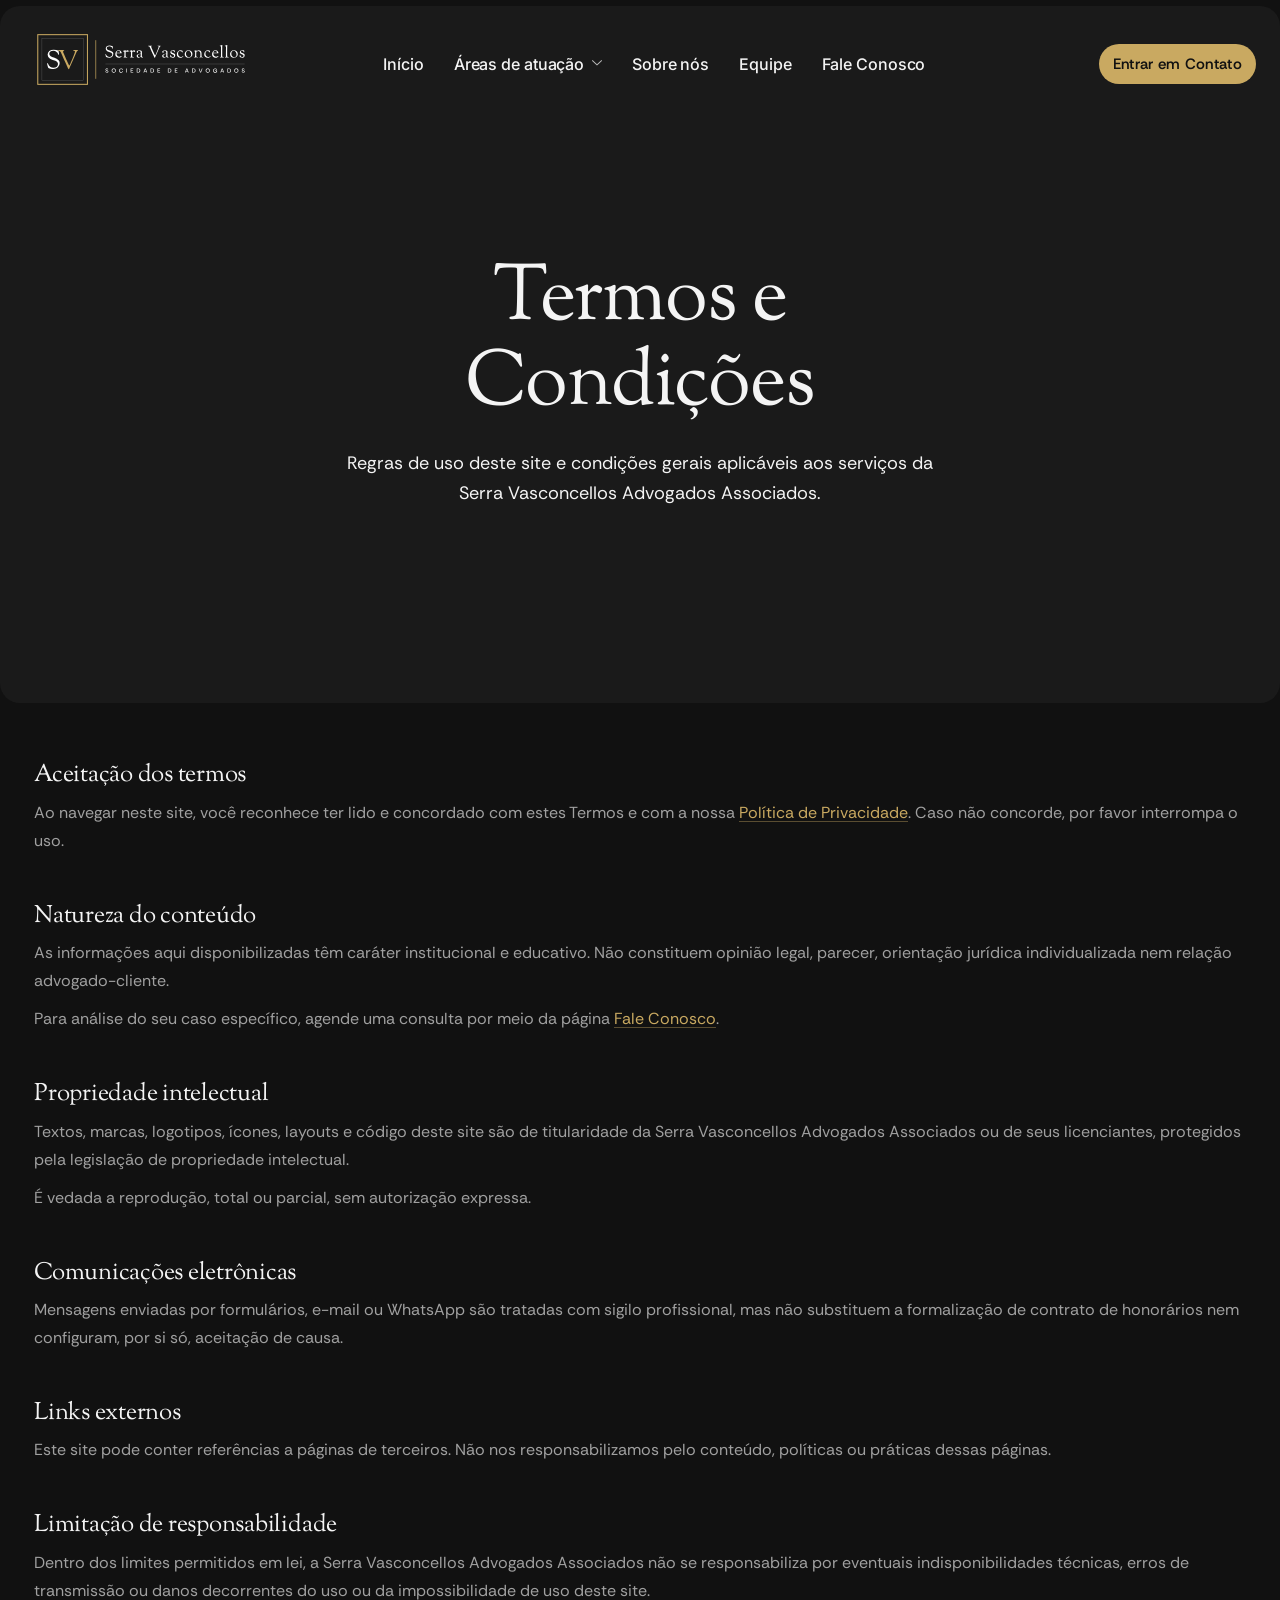
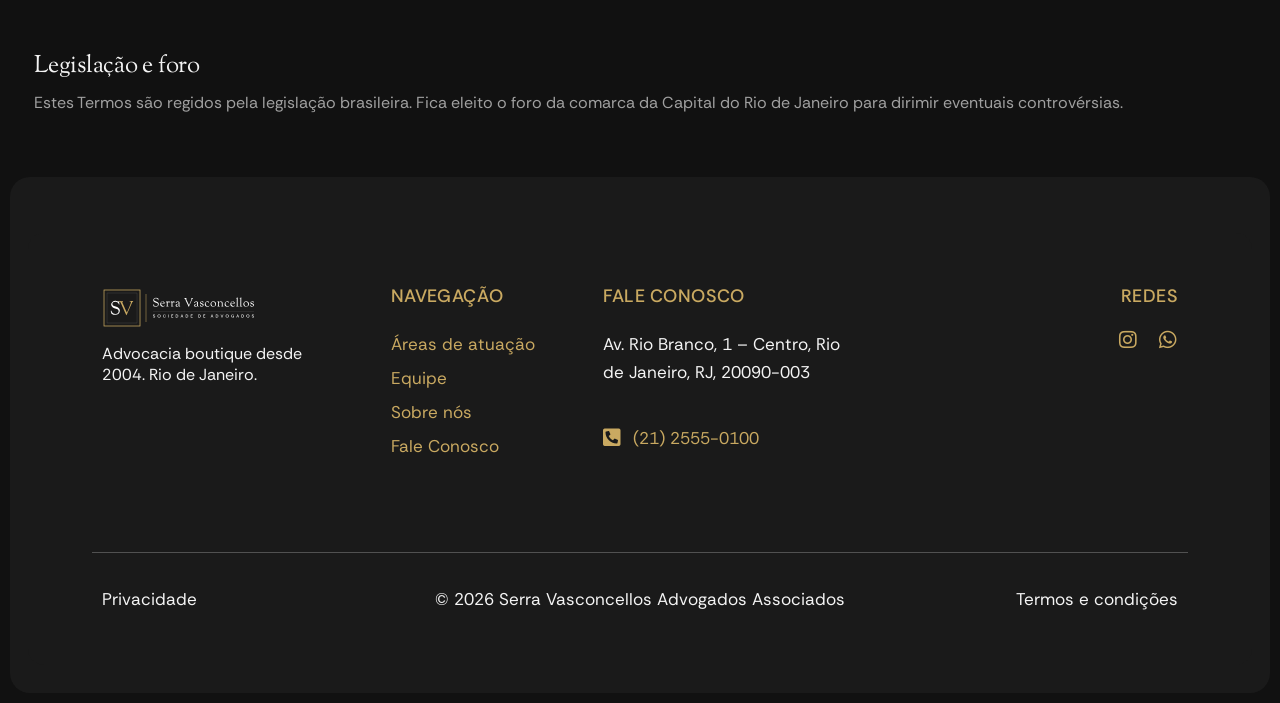
<file: termos.html>
<!DOCTYPE html>
<html lang="pt-BR">
<head>
	<script src="./assets/js/sv-silence-stub-errors.js"></script>
	<script>try{if(!matchMedia('(prefers-reduced-motion: reduce)').matches)document.documentElement.classList.add('sv-motion')}catch(e){}</script>
	<meta charset="UTF-8">
		<title>Termos e Condições &#8211; Serra Vasconcellos</title>
<meta name="description" content="Termos e Condições — Serra Vasconcellos Advogados. Regras de uso do site e condições gerais dos serviços." />
<meta property="og:type" content="website" />
<meta property="og:url" content="https://clonedsite.vercel.app/termos.html" />
<meta property="og:site_name" content="Serra Vasconcellos Advogados" />
<meta property="og:locale" content="pt_BR" />
<meta property="og:title" content="Termos e Condições — Serra Vasconcellos" />
<meta property="og:description" content="Termos e Condições — Serra Vasconcellos Advogados. Regras de uso do site e condições gerais dos serviços." />
<meta property="og:image" content="https://clonedsite.vercel.app/assets/img/og-image.jpg" />
<meta property="og:image:width" content="1200" />
<meta property="og:image:height" content="630" />
<meta name="twitter:card" content="summary_large_image" />
<meta name="twitter:title" content="Termos e Condições — Serra Vasconcellos" />
<meta name="twitter:description" content="Termos e Condições — Serra Vasconcellos Advogados. Regras de uso do site e condições gerais dos serviços." />
<meta name="twitter:image" content="https://clonedsite.vercel.app/assets/img/og-image.jpg" />
<meta name='robots' content='max-image-preview:large' />
<style id="wp-img-auto-sizes-contain-inline-css">
img:is([sizes=auto i],[sizes^="auto," i]){contain-intrinsic-size:3000px 1500px}
/*# sourceURL=wp-img-auto-sizes-contain-inline-css */
</style>
<link rel='stylesheet' id='font-awesome-5-all-css' href='./assets/css/all.min.css' media='all' />
<link rel='stylesheet' id='font-awesome-4-shim-css' href='./assets/css/v4-shims.min.css' media='all' />
<style id="wp-emoji-styles-inline-css">

	img.wp-smiley, img.emoji {
		display: inline !important;
		border: none !important;
		box-shadow: none !important;
		height: 1em !important;
		width: 1em !important;
		margin: 0 0.07em !important;
		vertical-align: -0.1em !important;
		background: none !important;
		padding: 0 !important;
	}
/*# sourceURL=wp-emoji-styles-inline-css */
</style>
<style id="global-styles-inline-css">
:root{--wp--preset--aspect-ratio--square: 1;--wp--preset--aspect-ratio--4-3: 4/3;--wp--preset--aspect-ratio--3-4: 3/4;--wp--preset--aspect-ratio--3-2: 3/2;--wp--preset--aspect-ratio--2-3: 2/3;--wp--preset--aspect-ratio--16-9: 16/9;--wp--preset--aspect-ratio--9-16: 9/16;--wp--preset--color--black: #000000;--wp--preset--color--cyan-bluish-gray: #abb8c3;--wp--preset--color--white: #ffffff;--wp--preset--color--pale-pink: #f78da7;--wp--preset--color--vivid-red: #cf2e2e;--wp--preset--color--luminous-vivid-orange: #ff6900;--wp--preset--color--luminous-vivid-amber: #fcb900;--wp--preset--color--light-green-cyan: #7bdcb5;--wp--preset--color--vivid-green-cyan: #00d084;--wp--preset--color--pale-cyan-blue: #8ed1fc;--wp--preset--color--vivid-cyan-blue: #0693e3;--wp--preset--color--vivid-purple: #9b51e0;--wp--preset--gradient--vivid-cyan-blue-to-vivid-purple: linear-gradient(135deg,rgb(6,147,227) 0%,rgb(155,81,224) 100%);--wp--preset--gradient--light-green-cyan-to-vivid-green-cyan: linear-gradient(135deg,rgb(122,220,180) 0%,rgb(0,208,130) 100%);--wp--preset--gradient--luminous-vivid-amber-to-luminous-vivid-orange: linear-gradient(135deg,rgb(252,185,0) 0%,rgb(255,105,0) 100%);--wp--preset--gradient--luminous-vivid-orange-to-vivid-red: linear-gradient(135deg,rgb(255,105,0) 0%,rgb(207,46,46) 100%);--wp--preset--gradient--very-light-gray-to-cyan-bluish-gray: linear-gradient(135deg,rgb(238,238,238) 0%,rgb(169,184,195) 100%);--wp--preset--gradient--cool-to-warm-spectrum: linear-gradient(135deg,rgb(74,234,220) 0%,rgb(151,120,209) 20%,rgb(207,42,186) 40%,rgb(238,44,130) 60%,rgb(251,105,98) 80%,rgb(254,248,76) 100%);--wp--preset--gradient--blush-light-purple: linear-gradient(135deg,rgb(255,206,236) 0%,rgb(152,150,240) 100%);--wp--preset--gradient--blush-bordeaux: linear-gradient(135deg,rgb(254,205,165) 0%,rgb(254,45,45) 50%,rgb(107,0,62) 100%);--wp--preset--gradient--luminous-dusk: linear-gradient(135deg,rgb(255,203,112) 0%,rgb(199,81,192) 50%,rgb(65,88,208) 100%);--wp--preset--gradient--pale-ocean: linear-gradient(135deg,rgb(255,245,203) 0%,rgb(182,227,212) 50%,rgb(51,167,181) 100%);--wp--preset--gradient--electric-grass: linear-gradient(135deg,rgb(202,248,128) 0%,rgb(113,206,126) 100%);--wp--preset--gradient--midnight: linear-gradient(135deg,rgb(2,3,129) 0%,rgb(40,116,252) 100%);--wp--preset--font-size--small: 13px;--wp--preset--font-size--medium: 20px;--wp--preset--font-size--large: 36px;--wp--preset--font-size--x-large: 42px;--wp--preset--spacing--20: 0.44rem;--wp--preset--spacing--30: 0.67rem;--wp--preset--spacing--40: 1rem;--wp--preset--spacing--50: 1.5rem;--wp--preset--spacing--60: 2.25rem;--wp--preset--spacing--70: 3.38rem;--wp--preset--spacing--80: 5.06rem;--wp--preset--shadow--natural: 6px 6px 9px rgba(0, 0, 0, 0.2);--wp--preset--shadow--deep: 12px 12px 50px rgba(0, 0, 0, 0.4);--wp--preset--shadow--sharp: 6px 6px 0px rgba(0, 0, 0, 0.2);--wp--preset--shadow--outlined: 6px 6px 0px -3px rgb(255, 255, 255), 6px 6px rgb(0, 0, 0);--wp--preset--shadow--crisp: 6px 6px 0px rgb(0, 0, 0);}:root { --wp--style--global--content-size: 800px;--wp--style--global--wide-size: 1200px; }:where(body) { margin: 0; }.wp-site-blocks > .alignleft { float: left; margin-right: 2em; }.wp-site-blocks > .alignright { float: right; margin-left: 2em; }.wp-site-blocks > .aligncenter { justify-content: center; margin-left: auto; margin-right: auto; }:where(.wp-site-blocks) > * { margin-block-start: 24px; margin-block-end: 0; }:where(.wp-site-blocks) > :first-child { margin-block-start: 0; }:where(.wp-site-blocks) > :last-child { margin-block-end: 0; }:root { --wp--style--block-gap: 24px; }:root :where(.is-layout-flow) > :first-child{margin-block-start: 0;}:root :where(.is-layout-flow) > :last-child{margin-block-end: 0;}:root :where(.is-layout-flow) > *{margin-block-start: 24px;margin-block-end: 0;}:root :where(.is-layout-constrained) > :first-child{margin-block-start: 0;}:root :where(.is-layout-constrained) > :last-child{margin-block-end: 0;}:root :where(.is-layout-constrained) > *{margin-block-start: 24px;margin-block-end: 0;}:root :where(.is-layout-flex){gap: 24px;}:root :where(.is-layout-grid){gap: 24px;}.is-layout-flow > .alignleft{float: left;margin-inline-start: 0;margin-inline-end: 2em;}.is-layout-flow > .alignright{float: right;margin-inline-start: 2em;margin-inline-end: 0;}.is-layout-flow > .aligncenter{margin-left: auto !important;margin-right: auto !important;}.is-layout-constrained > .alignleft{float: left;margin-inline-start: 0;margin-inline-end: 2em;}.is-layout-constrained > .alignright{float: right;margin-inline-start: 2em;margin-inline-end: 0;}.is-layout-constrained > .aligncenter{margin-left: auto !important;margin-right: auto !important;}.is-layout-constrained > :where(:not(.alignleft):not(.alignright):not(.alignfull)){max-width: var(--wp--style--global--content-size);margin-left: auto !important;margin-right: auto !important;}.is-layout-constrained > .alignwide{max-width: var(--wp--style--global--wide-size);}body .is-layout-flex{display: flex;}.is-layout-flex{flex-wrap: wrap;align-items: center;}.is-layout-flex > :is(*, div){margin: 0;}body .is-layout-grid{display: grid;}.is-layout-grid > :is(*, div){margin: 0;}body{padding-top: 0px;padding-right: 0px;padding-bottom: 0px;padding-left: 0px;}:root :where(.wp-element-button, .wp-block-button__link){background-color: #32373c;border-width: 0;color: #fff;font-family: inherit;font-size: inherit;font-style: inherit;font-weight: inherit;letter-spacing: inherit;line-height: inherit;padding-top: calc(0.667em + 2px);padding-right: calc(1.333em + 2px);padding-bottom: calc(0.667em + 2px);padding-left: calc(1.333em + 2px);text-decoration: none;text-transform: inherit;}.has-black-color{color: var(--wp--preset--color--black) !important;}.has-cyan-bluish-gray-color{color: var(--wp--preset--color--cyan-bluish-gray) !important;}.has-white-color{color: var(--wp--preset--color--white) !important;}.has-pale-pink-color{color: var(--wp--preset--color--pale-pink) !important;}.has-vivid-red-color{color: var(--wp--preset--color--vivid-red) !important;}.has-luminous-vivid-orange-color{color: var(--wp--preset--color--luminous-vivid-orange) !important;}.has-luminous-vivid-amber-color{color: var(--wp--preset--color--luminous-vivid-amber) !important;}.has-light-green-cyan-color{color: var(--wp--preset--color--light-green-cyan) !important;}.has-vivid-green-cyan-color{color: var(--wp--preset--color--vivid-green-cyan) !important;}.has-pale-cyan-blue-color{color: var(--wp--preset--color--pale-cyan-blue) !important;}.has-vivid-cyan-blue-color{color: var(--wp--preset--color--vivid-cyan-blue) !important;}.has-vivid-purple-color{color: var(--wp--preset--color--vivid-purple) !important;}.has-black-background-color{background-color: var(--wp--preset--color--black) !important;}.has-cyan-bluish-gray-background-color{background-color: var(--wp--preset--color--cyan-bluish-gray) !important;}.has-white-background-color{background-color: var(--wp--preset--color--white) !important;}.has-pale-pink-background-color{background-color: var(--wp--preset--color--pale-pink) !important;}.has-vivid-red-background-color{background-color: var(--wp--preset--color--vivid-red) !important;}.has-luminous-vivid-orange-background-color{background-color: var(--wp--preset--color--luminous-vivid-orange) !important;}.has-luminous-vivid-amber-background-color{background-color: var(--wp--preset--color--luminous-vivid-amber) !important;}.has-light-green-cyan-background-color{background-color: var(--wp--preset--color--light-green-cyan) !important;}.has-vivid-green-cyan-background-color{background-color: var(--wp--preset--color--vivid-green-cyan) !important;}.has-pale-cyan-blue-background-color{background-color: var(--wp--preset--color--pale-cyan-blue) !important;}.has-vivid-cyan-blue-background-color{background-color: var(--wp--preset--color--vivid-cyan-blue) !important;}.has-vivid-purple-background-color{background-color: var(--wp--preset--color--vivid-purple) !important;}.has-black-border-color{border-color: var(--wp--preset--color--black) !important;}.has-cyan-bluish-gray-border-color{border-color: var(--wp--preset--color--cyan-bluish-gray) !important;}.has-white-border-color{border-color: var(--wp--preset--color--white) !important;}.has-pale-pink-border-color{border-color: var(--wp--preset--color--pale-pink) !important;}.has-vivid-red-border-color{border-color: var(--wp--preset--color--vivid-red) !important;}.has-luminous-vivid-orange-border-color{border-color: var(--wp--preset--color--luminous-vivid-orange) !important;}.has-luminous-vivid-amber-border-color{border-color: var(--wp--preset--color--luminous-vivid-amber) !important;}.has-light-green-cyan-border-color{border-color: var(--wp--preset--color--light-green-cyan) !important;}.has-vivid-green-cyan-border-color{border-color: var(--wp--preset--color--vivid-green-cyan) !important;}.has-pale-cyan-blue-border-color{border-color: var(--wp--preset--color--pale-cyan-blue) !important;}.has-vivid-cyan-blue-border-color{border-color: var(--wp--preset--color--vivid-cyan-blue) !important;}.has-vivid-purple-border-color{border-color: var(--wp--preset--color--vivid-purple) !important;}.has-vivid-cyan-blue-to-vivid-purple-gradient-background{background: var(--wp--preset--gradient--vivid-cyan-blue-to-vivid-purple) !important;}.has-light-green-cyan-to-vivid-green-cyan-gradient-background{background: var(--wp--preset--gradient--light-green-cyan-to-vivid-green-cyan) !important;}.has-luminous-vivid-amber-to-luminous-vivid-orange-gradient-background{background: var(--wp--preset--gradient--luminous-vivid-amber-to-luminous-vivid-orange) !important;}.has-luminous-vivid-orange-to-vivid-red-gradient-background{background: var(--wp--preset--gradient--luminous-vivid-orange-to-vivid-red) !important;}.has-very-light-gray-to-cyan-bluish-gray-gradient-background{background: var(--wp--preset--gradient--very-light-gray-to-cyan-bluish-gray) !important;}.has-cool-to-warm-spectrum-gradient-background{background: var(--wp--preset--gradient--cool-to-warm-spectrum) !important;}.has-blush-light-purple-gradient-background{background: var(--wp--preset--gradient--blush-light-purple) !important;}.has-blush-bordeaux-gradient-background{background: var(--wp--preset--gradient--blush-bordeaux) !important;}.has-luminous-dusk-gradient-background{background: var(--wp--preset--gradient--luminous-dusk) !important;}.has-pale-ocean-gradient-background{background: var(--wp--preset--gradient--pale-ocean) !important;}.has-electric-grass-gradient-background{background: var(--wp--preset--gradient--electric-grass) !important;}.has-midnight-gradient-background{background: var(--wp--preset--gradient--midnight) !important;}.has-small-font-size{font-size: var(--wp--preset--font-size--small) !important;}.has-medium-font-size{font-size: var(--wp--preset--font-size--medium) !important;}.has-large-font-size{font-size: var(--wp--preset--font-size--large) !important;}.has-x-large-font-size{font-size: var(--wp--preset--font-size--x-large) !important;}
:root :where(.wp-block-icon svg){width: 24px;}
:root :where(.wp-block-pullquote){font-size: 1.5em;line-height: 1.6;}
/*# sourceURL=global-styles-inline-css */
</style>
<link rel='stylesheet' id='cute-alert-css' href='./assets/css/style.css' media='all' />
<link rel='stylesheet' id='text-editor-style-css' href='./assets/css/text-editor.css' media='all' />
<link rel='stylesheet' id='hello-elementor-css' href='./assets/css/reset.css' media='all' />
<link rel='stylesheet' id='hello-elementor-theme-style-css' href='./assets/css/theme.css' media='all' />
<link rel='stylesheet' id='hello-elementor-header-footer-css' href='./assets/css/header-footer.css' media='all' />
<link rel='stylesheet' id='elementor-frontend-css' href='./assets/css/custom-frontend.min.css' media='all' />
<link rel='stylesheet' id='elementor-post-127-css' href='./assets/css/post-127.css' media='all' />
<link rel='stylesheet' id='elementor-icons-css' href='./assets/css/elementor-icons.min.css' media='all' />
<link rel='stylesheet' id='e-animation-fadeInDown-css' href='./assets/css/fadeInDown.min.css' media='all' />
<link rel='stylesheet' id='e-animation-fadeInUp-css' href='./assets/css/fadeInUp.min.css' media='all' />
<link rel='stylesheet' id='widget-heading-css' href='./assets/css/widget-heading.min.css' media='all' />
<link rel='stylesheet' id='widget-icon-list-css' href='./assets/css/custom-widget-icon-list.min.css' media='all' />
<link rel='stylesheet' id='widget-image-css' href='./assets/css/widget-image.min.css' media='all' />
<link rel='stylesheet' id='widget-social-icons-css' href='./assets/css/widget-social-icons.min.css' media='all' />
<link rel='stylesheet' id='e-apple-webkit-css' href='./assets/css/custom-apple-webkit.min.css' media='all' />
<link rel='stylesheet' id='widget-divider-css' href='./assets/css/widget-divider.min.css' media='all' />
<link rel='stylesheet' id='elementor-post-488-css' href='./assets/css/post-488.css' media='all' />
<link rel='stylesheet' id='ekit-widget-styles-css' href='./assets/css/widget-styles.css' media='all' />
<link rel='stylesheet' id='ekit-responsive-css' href='./assets/css/responsive.css' media='all' />




<link rel='stylesheet' id='elementor-icons-ekiticons-css' href='./assets/css/ekiticons.css' media='all' />
<link rel='stylesheet' id='elementor-icons-shared-0-css' href='./assets/css/fontawesome.min.css' media='all' />
<link rel='stylesheet' id='elementor-icons-fa-solid-css' href='./assets/css/solid.min.css' media='all' />
<link rel='stylesheet' id='elementor-icons-fa-brands-css' href='./assets/css/brands.min.css' media='all' />
<script type='text/javascript'>
		var elementskit = {
			resturl: 'https://serravasconcellos.com.br/wp-json/elementskit/v1/',
		}

		</script><script id="font-awesome-4-shim-js" src="./assets/js/v4-shims.min.js"></script>
<script id="jquery-core-js" src="./assets/js/jquery.min.js"></script>
<script id="jquery-migrate-js" src="./assets/js/jquery-migrate.min.js"></script>
<link rel="canonical" href="https://clonedsite.vercel.app/termos.html" />
<style>
				.e-con.e-parent:nth-of-type(n+4):not(.e-lazyloaded):not(.e-no-lazyload),
				.e-con.e-parent:nth-of-type(n+4):not(.e-lazyloaded):not(.e-no-lazyload) * {
					background-image: none !important;
				}
				@media screen and (max-height: 1024px) {
					.e-con.e-parent:nth-of-type(n+3):not(.e-lazyloaded):not(.e-no-lazyload),
					.e-con.e-parent:nth-of-type(n+3):not(.e-lazyloaded):not(.e-no-lazyload) * {
						background-image: none !important;
					}
				}
				@media screen and (max-height: 640px) {
					.e-con.e-parent:nth-of-type(n+2):not(.e-lazyloaded):not(.e-no-lazyload),
					.e-con.e-parent:nth-of-type(n+2):not(.e-lazyloaded):not(.e-no-lazyload) * {
						background-image: none !important;
					}
				}
			</style>
<link rel="icon" type="image/x-icon" href="./favicon.ico" />
<link rel="icon" type="image/png" sizes="32x32" href="./assets/img/favicon-32.png" />
<link rel="icon" type="image/png" sizes="16x16" href="./assets/img/favicon-16.png" />
<link rel="apple-touch-icon" sizes="180x180" href="./assets/img/apple-touch-icon.png" />
<meta name="msapplication-TileImage" content="https://clonedsite.vercel.app/assets/img/favicon-512.png" />
<meta name="theme-color" content="#111111" />
	<meta name="viewport" content="width=device-width, initial-scale=1.0, viewport-fit=cover" />  <link rel="stylesheet" href="./assets/css/google-fonts.css" />
<link rel="stylesheet" href="./assets/css/overrides.css?v=20261022" media="all" />
</head>
<body class="wp-singular page-template page-template-elementor_canvas page page-id-488 wp-embed-responsive wp-theme-hello-elementor hello-elementor-default elementor-default elementor-template-canvas elementor-kit-127 elementor-page elementor-page-488">
			<div data-elementor-type="wp-page" data-elementor-id="488" class="elementor elementor-488" data-elementor-post-type="page">
				<div class="elementor-element elementor-element-6bdb956 e-flex e-con-boxed e-con e-parent" data-id="6bdb956" data-element_type="container" data-e-type="container">
					<div class="e-con-inner">
		<div class="elementor-element elementor-element-49e3981 e-con-full e-flex e-con e-child" data-id="49e3981" data-element_type="container" data-e-type="container">
				<div class="elementor-element elementor-element-ac1f069 elementor-view-default elementor-widget elementor-widget-icon" data-id="ac1f069" data-element_type="widget" data-e-type="widget" data-widget_type="icon.default">
				<div class="elementor-widget-container">
							<div class="elementor-icon-wrapper">
			<a class="elementor-icon" href="./index.html">
			<svg xmlns="http://www.w3.org/2000/svg" width="160.1" height="52" viewBox="0 0 307.84 100" fill="none" role="img" aria-label="Serra Vasconcellos Advogados"><rect x="4" y="14" width="72" height="72" fill="none" stroke="#C9A961" stroke-width="1.5"/><rect x="10" y="20" width="60" height="60" fill="none" stroke="#FFFFFF" stroke-width="0.5" opacity="0.35"/><path fill="#FFFFFF" d="M32.57 36.97 33.45 36.66Q33.94 36.66 34.02 36.97Q34.82 41.56 34.82 42.38Q34.82 43.2 34.28 43.2Q33.94 43.2 33.62 42.38Q33.3 41.56 32.86 40.88Q32.42 40.2 32.23 40.01Q32.04 39.82 31.24 39.09Q29.19 37.27 26.55 37.27Q23.91 37.27 22.31 38.41Q20.72 39.55 20.72 41.37Q20.72 43.2 21.65 44.3Q22.58 45.4 24.14 46.01Q25.7 46.62 27.41 47.15Q32 48.59 34.21 50.91Q35.73 52.55 35.73 54.98Q35.73 58.97 33.18 61.31Q30.64 63.64 26.87 63.64Q24.25 63.64 22.66 63.36Q21.06 63.07 19.39 62.2Q18.89 61.89 18.21 59.23Q17.53 56.57 17.53 55.91Q17.53 55.24 18.04 55.24Q18.55 55.24 18.67 55.62Q20.07 59.01 21.97 60.41Q24.02 61.97 26.93 61.97Q29.84 61.97 31.57 60.47Q33.3 58.97 33.3 56.54Q33.3 54.75 32.12 53.55Q30.94 52.36 29.42 51.82Q23.76 49.92 21.74 48.75Q18.29 46.69 18.29 43.24Q18.29 39.78 20.74 37.75Q23.19 35.71 27.1 35.71Q28.55 35.71 30.54 36.34Q32.54 36.97 32.57 36.97Z"/><path fill="#C9A961" d="M58.37 36.21 61.75 36.13Q62.47 36.13 62.47 36.66Q62.47 37.08 61.64 37.46Q61.3 37.61 60.84 38.11Q60.38 38.6 60.04 39.4L51.57 58.7Q50.66 60.75 50.01 62.33Q49.36 63.91 49.25 64.1Q49.14 64.29 48.95 64.29Q48.26 64.29 47.26 61.74Q46.25 59.2 44.06 54.45Q41.88 49.7 40.7 47.04Q39.52 44.38 39.01 43.12Q38.5 41.87 38.04 40.88Q37.36 39.25 36.79 38.62Q36.22 37.99 35.51 37.69Q34.81 37.38 34.39 37.38Q33.33 37.46 33.33 36.7Q33.33 36.17 34.39 36.17L38.57 36.32L41.04 36.24Q41.92 36.24 42.11 36.32Q42.3 36.4 42.3 36.64Q42.3 36.89 41.92 37.08Q40.74 37.69 40.74 38.32Q40.74 38.94 40.87 39.46Q41 39.97 41.46 41.03Q41.92 42.1 42.39 43.16Q42.87 44.22 43.95 46.6Q45.03 48.97 46.06 51.29Q49.25 58.63 49.86 58.63Q50.05 58.63 52.04 54.03Q54.04 49.43 55.98 44.41Q57.91 39.4 57.91 38.64Q57.91 37.88 57.48 37.55Q57.04 37.23 56.55 37.16Q55.18 37 55.18 36.55Q55.18 36.28 55.31 36.23Q55.44 36.17 55.98 36.17Z"/><line x1="88" y1="22" x2="88" y2="78" stroke="#C9A961" stroke-width="1"/><path fill="#FFFFFF" d="M111.5 30.46 112.06 30.27Q112.37 30.27 112.42 30.46Q112.92 33.37 112.92 33.88Q112.92 34.4 112.58 34.4Q112.37 34.4 112.16 33.88Q111.96 33.37 111.68 32.94Q111.41 32.5 111.29 32.38Q111.17 32.26 110.66 31.81Q109.37 30.66 107.7 30.66Q106.03 30.66 105.02 31.38Q104.02 32.1 104.02 33.25Q104.02 34.4 104.6 35.1Q105.19 35.79 106.18 36.18Q107.16 36.56 108.24 36.9Q111.14 37.81 112.54 39.27Q113.5 40.3 113.5 41.84Q113.5 44.36 111.89 45.84Q110.28 47.31 107.9 47.31Q106.25 47.31 105.24 47.13Q104.23 46.95 103.18 46.4Q102.86 46.21 102.43 44.53Q102 42.85 102 42.43Q102 42.01 102.32 42.01Q102.65 42.01 102.72 42.25Q103.61 44.38 104.81 45.27Q106.1 46.26 107.94 46.26Q109.78 46.26 110.87 45.31Q111.96 44.36 111.96 42.82Q111.96 41.7 111.22 40.94Q110.47 40.18 109.51 39.85Q105.94 38.65 104.66 37.9Q102.48 36.61 102.48 34.42Q102.48 32.24 104.03 30.96Q105.58 29.67 108.05 29.67Q108.96 29.67 110.22 30.07Q111.48 30.46 111.5 30.46ZM121.2 36.63Q122.2 36.63 123.03 36.99Q123.86 37.35 124.32 37.87Q124.77 38.38 125.08 38.96Q125.61 39.94 125.61 40.45Q125.61 40.88 124.63 40.88H118.46Q118.27 40.88 118.23 40.92Q118.2 40.95 118.2 41.14Q118.2 43.4 119.41 44.7Q120.62 45.99 122.25 45.99Q123.26 45.99 124.3 45.45Q125.35 44.91 125.4 44.91Q125.64 44.91 125.64 45.13Q125.64 45.42 125.11 45.91Q124.58 46.4 124.1 46.71Q122.95 47.46 121.39 47.46Q119.28 47.46 117.8 46.16Q116.32 44.86 116.32 42.4Q116.32 39.94 117.68 38.29Q119.04 36.63 121.2 36.63ZM118.65 40.3 122.88 40.16Q123.21 40.16 123.3 40.1Q123.38 40.04 123.38 39.87Q123.38 39.15 122.71 38.19Q122.04 37.23 120.84 37.23Q119.64 37.23 118.99 38.18Q118.34 39.13 118.34 39.97Q118.34 40.3 118.65 40.3ZM128.32 38.29 128.06 38.26Q127.6 38.26 127.6 37.88Q127.6 37.62 127.92 37.48Q128.25 37.35 129.12 37.08Q130 36.8 130.5 36.57Q131.01 36.34 131.1 36.34Q131.42 36.34 131.42 36.82L131.39 37.47Q131.39 38.34 131.45 38.42Q131.51 38.5 131.57 38.5Q131.63 38.5 131.94 38.02Q132.26 37.54 132.83 37.05Q133.41 36.56 133.97 36.56Q134.54 36.56 135.14 36.96Q135.74 37.35 135.74 37.75Q135.74 38.14 135.54 38.48Q135.21 39.06 134.92 39.06Q134.73 39.06 134.24 38.77Q133.74 38.48 133.1 38.48Q132.45 38.48 131.88 39.01Q131.32 39.54 131.32 39.97V42.46L131.34 44.55L131.37 44.98Q131.37 45.49 131.7 45.85Q132.04 46.21 132.34 46.26Q132.64 46.3 132.86 46.33Q133.07 46.35 133.19 46.36Q133.31 46.38 133.46 46.42Q133.72 46.47 133.72 46.77Q133.72 47.07 133.43 47.07L131.39 46.95L128.9 47.07Q128.46 47.07 128.42 46.98Q128.37 46.88 128.37 46.78Q128.37 46.47 128.68 46.38Q129.3 46.23 129.44 45.76Q129.57 45.3 129.57 43.76L129.54 39.9L129.52 39.18Q129.52 38.91 129.45 38.74Q129.26 38.29 128.32 38.29ZM137.82 38.29 137.56 38.26Q137.1 38.26 137.1 37.88Q137.1 37.62 137.42 37.48Q137.75 37.35 138.62 37.08Q139.5 36.8 140 36.57Q140.51 36.34 140.6 36.34Q140.92 36.34 140.92 36.82L140.89 37.47Q140.89 38.34 140.95 38.42Q141.01 38.5 141.07 38.5Q141.13 38.5 141.44 38.02Q141.76 37.54 142.33 37.05Q142.91 36.56 143.47 36.56Q144.04 36.56 144.64 36.96Q145.24 37.35 145.24 37.75Q145.24 38.14 145.04 38.48Q144.71 39.06 144.42 39.06Q144.23 39.06 143.74 38.77Q143.24 38.48 142.6 38.48Q141.95 38.48 141.38 39.01Q140.82 39.54 140.82 39.97V42.46L140.84 44.55L140.87 44.98Q140.87 45.49 141.2 45.85Q141.54 46.21 141.84 46.26Q142.14 46.3 142.36 46.33Q142.57 46.35 142.69 46.36Q142.81 46.38 142.96 46.42Q143.22 46.47 143.22 46.77Q143.22 47.07 142.93 47.07L140.89 46.95L138.4 47.07Q137.96 47.07 137.92 46.98Q137.87 46.88 137.87 46.78Q137.87 46.47 138.18 46.38Q138.8 46.23 138.94 45.76Q139.07 45.3 139.07 43.76L139.04 39.9L139.02 39.18Q139.02 38.91 138.95 38.74Q138.76 38.29 137.82 38.29ZM150.06 47.36Q147.22 47.36 147.22 44.96Q147.22 43.23 148.66 42.58Q149.86 42.08 152.34 41.67Q152.41 41.65 152.53 41.64Q152.65 41.62 152.78 41.6Q152.91 41.58 152.98 41.55Q153.15 41.48 153.15 41.22L153.2 39.97Q153.2 38.6 152.41 37.99Q151.62 37.38 150.87 37.38Q149.14 37.38 149.14 38.82L149.24 39.68Q149.24 40.16 148.81 40.16Q148.47 40.16 148.06 40.04Q147.32 39.8 147.32 39.22Q147.32 38.29 148.58 37.44Q149.84 36.58 151.11 36.58Q152.38 36.58 153.1 36.82Q153.82 37.06 154.17 37.36Q154.52 37.66 154.71 38.17Q154.95 38.77 154.95 40.05Q154.95 41.34 154.89 42.33Q154.83 43.33 154.83 44.14Q154.83 44.96 155.02 45.48Q155.22 45.99 155.48 46.14Q155.74 46.28 156.01 46.3Q156.66 46.35 156.66 46.69Q156.66 47.19 155.14 47.19Q154.52 47.19 154.08 46.86Q153.63 46.52 153.44 46.2Q153.25 45.87 153.22 45.87Q153.2 45.87 153.03 46.03Q152.86 46.18 152.56 46.4Q152.26 46.62 151.88 46.83Q150.99 47.36 150.06 47.36ZM152.98 42.01 152.74 42.06Q152.19 42.15 152.05 42.18Q151.9 42.2 151.38 42.32Q150.85 42.44 150.64 42.54Q150.44 42.63 150.07 42.84Q149.7 43.04 149.53 43.26Q149.1 43.93 149.1 44.67Q149.1 45.42 149.58 45.91Q150.06 46.4 150.81 46.4Q151.57 46.4 152.01 46.21Q152.46 46.02 152.67 45.78Q152.89 45.54 153.01 45.13Q153.15 44.67 153.15 43.95V42.22Q153.15 42.01 152.98 42.01ZM179.54 29.98 181.68 29.94Q182.14 29.94 182.14 30.27Q182.14 30.54 181.61 30.78Q181.39 30.87 181.1 31.18Q180.82 31.5 180.6 32L175.25 44.19Q174.67 45.49 174.26 46.48Q173.86 47.48 173.78 47.6Q173.71 47.72 173.59 47.72Q173.16 47.72 172.52 46.11Q171.89 44.5 170.51 41.5Q169.13 38.5 168.38 36.82Q167.64 35.14 167.32 34.35Q166.99 33.56 166.7 32.94Q166.27 31.9 165.91 31.51Q165.55 31.11 165.11 30.92Q164.66 30.73 164.4 30.73Q163.73 30.78 163.73 30.3Q163.73 29.96 164.4 29.96L167.04 30.06L168.6 30.01Q169.15 30.01 169.27 30.06Q169.39 30.1 169.39 30.26Q169.39 30.42 169.15 30.54Q168.41 30.92 168.41 31.32Q168.41 31.71 168.49 32.04Q168.58 32.36 168.86 33.03Q169.15 33.7 169.45 34.38Q169.75 35.05 170.44 36.55Q171.12 38.05 171.77 39.51Q173.78 44.14 174.17 44.14Q174.29 44.14 175.55 41.24Q176.81 38.34 178.03 35.17Q179.26 32 179.26 31.52Q179.26 31.04 178.98 30.84Q178.7 30.63 178.39 30.58Q177.53 30.49 177.53 30.2Q177.53 30.03 177.61 30Q177.7 29.96 178.03 29.96ZM187.1 47.36Q184.27 47.36 184.27 44.96Q184.27 43.23 185.71 42.58Q186.91 42.08 189.38 41.67Q189.45 41.65 189.57 41.64Q189.69 41.62 189.82 41.6Q189.96 41.58 190.03 41.55Q190.2 41.48 190.2 41.22L190.24 39.97Q190.24 38.6 189.45 37.99Q188.66 37.38 187.92 37.38Q186.19 37.38 186.19 38.82L186.28 39.68Q186.28 40.16 185.85 40.16Q185.52 40.16 185.11 40.04Q184.36 39.8 184.36 39.22Q184.36 38.29 185.62 37.44Q186.88 36.58 188.16 36.58Q189.43 36.58 190.15 36.82Q190.87 37.06 191.22 37.36Q191.56 37.66 191.76 38.17Q192 38.77 192 40.05Q192 41.34 191.94 42.33Q191.88 43.33 191.88 44.14Q191.88 44.96 192.07 45.48Q192.26 45.99 192.52 46.14Q192.79 46.28 193.05 46.3Q193.7 46.35 193.7 46.69Q193.7 47.19 192.19 47.19Q191.56 47.19 191.12 46.86Q190.68 46.52 190.48 46.2Q190.29 45.87 190.27 45.87Q190.24 45.87 190.08 46.03Q189.91 46.18 189.61 46.4Q189.31 46.62 188.92 46.83Q188.04 47.36 187.1 47.36ZM190.03 42.01 189.79 42.06Q189.24 42.15 189.09 42.18Q188.95 42.2 188.42 42.32Q187.89 42.44 187.69 42.54Q187.48 42.63 187.11 42.84Q186.74 43.04 186.57 43.26Q186.14 43.93 186.14 44.67Q186.14 45.42 186.62 45.91Q187.1 46.4 187.86 46.4Q188.61 46.4 189.06 46.21Q189.5 46.02 189.72 45.78Q189.93 45.54 190.05 45.13Q190.2 44.67 190.2 43.95V42.22Q190.2 42.01 190.03 42.01ZM202.55 37.38 202.65 38.82Q202.65 39.22 202.55 39.37Q202.46 39.51 202.28 39.51Q202.1 39.51 201.89 39.16Q201.69 38.82 201.44 38.41Q201.18 38 200.62 37.65Q200.06 37.3 199.34 37.3Q198.62 37.3 198.16 37.65Q197.7 38 197.7 38.41Q197.7 38.82 197.78 39.07Q197.85 39.32 198.03 39.51Q198.21 39.7 198.34 39.84Q198.47 39.97 198.78 40.11Q199.1 40.26 199.25 40.32Q199.41 40.38 199.77 40.52Q201.95 41.29 202.58 42.02Q203.2 42.75 203.2 44.12Q203.2 45.49 201.93 46.64Q201.06 47.38 199.55 47.38Q198.52 47.38 197.25 46.88Q196.89 46.74 196.83 46.72Q196.77 46.71 196.64 46.66Q196.5 46.62 196.44 46.6Q196.38 46.59 196.29 46.54Q196.19 46.5 196.16 46.46Q196.12 46.42 196.07 46.35Q196 46.23 196 45.97V43.88Q196 43.62 196.11 43.44Q196.22 43.26 196.41 43.26Q196.6 43.26 196.68 43.36Q196.77 43.47 196.84 43.81Q196.91 44.14 196.98 44.29Q197.87 46.5 199.48 46.5Q200.22 46.5 200.9 46.1Q201.57 45.7 201.57 44.85Q201.57 44 201.02 43.47Q200.46 42.94 199.67 42.64Q198.88 42.34 198.09 42.02Q197.3 41.7 196.74 41.06Q196.19 40.42 196.19 39.46Q196.19 38.12 197.27 37.3Q198.35 36.49 199.65 36.49Q200.94 36.49 201.62 36.69Q202.29 36.9 202.42 37.06Q202.55 37.23 202.55 37.38ZM211.12 36.7Q211.96 36.7 212.93 36.94Q213.9 37.18 213.92 37.5Q213.97 38.07 213.97 38.88Q213.97 39.68 213.71 39.68Q213.47 39.68 213.28 39.37Q212.87 38.67 211.73 38.16Q210.59 37.64 209.72 37.64Q209.24 37.64 208.79 38Q208.33 38.36 208.04 38.79Q207.35 39.8 207.35 41.65Q207.35 43.5 208.54 44.88Q209.72 46.26 211.45 46.26Q212.29 46.26 213.01 45.94Q213.73 45.63 214.13 45.32Q214.52 45.01 214.62 45.01Q214.88 45.01 214.88 45.25Q214.88 45.49 214.38 45.98Q213.88 46.47 213.4 46.76Q212.22 47.5 210.52 47.5Q208.26 47.5 206.9 46.14Q205.55 44.77 205.55 42.43Q205.55 40.09 207.1 38.4Q208.64 36.7 211.12 36.7ZM222.26 47.43Q219.8 47.43 218.35 45.86Q216.9 44.29 216.9 42.1Q216.9 39.92 218.4 38.29Q219.9 36.66 222.36 36.66Q224.82 36.66 226.48 38.07Q228.15 39.49 228.15 42.01Q228.15 44.53 226.44 45.98Q224.72 47.43 222.26 47.43ZM221.98 37.3Q220.74 37.3 219.76 38.29Q218.79 39.27 218.79 41.53Q218.79 43.78 220.11 45.25Q221.43 46.71 222.96 46.71Q224.48 46.71 225.42 45.67Q226.35 44.62 226.35 42.61Q226.35 40.59 225.2 38.95Q224.05 37.3 221.98 37.3ZM235.54 47 233.79 46.9Q233.16 46.9 232.13 46.95L231.1 47Q230.74 47 230.74 46.78Q230.74 46.57 230.86 46.52Q230.98 46.47 231.16 46.45Q231.34 46.42 231.51 46.3Q231.96 46.02 232.01 44.56Q232.06 43.11 232.06 42.66V39.2Q232.06 38.43 231.78 38.17Q231.51 37.9 231.03 37.9H230.79Q230.33 37.9 230.33 37.64Q230.33 37.4 230.85 37.33Q231.36 37.26 231.66 37.17Q231.96 37.09 232.46 36.88Q232.95 36.68 233.25 36.54Q233.55 36.39 233.64 36.39H233.69Q233.91 36.39 233.91 36.68L233.86 37.71Q233.86 38.34 233.96 38.34Q234.05 38.34 234.15 38.22Q234.51 37.71 235.11 37.35Q236.19 36.68 237.17 36.68Q238.16 36.68 238.92 36.98Q239.69 37.28 240.12 37.72Q240.56 38.17 240.84 38.74Q241.32 39.7 241.32 40.71V40.95L241.35 42.22V44.67Q241.35 45.58 241.6 45.93Q241.85 46.28 242.81 46.42Q243.29 46.5 243.29 46.78Q243.29 47.02 242.81 47.02L240.84 46.9L239 47Q238.52 47 238.52 46.69Q238.52 46.47 238.8 46.4L239.12 46.33Q239.64 46.16 239.64 44.72V41.48Q239.64 39.63 238.73 38.68Q237.82 37.74 236.67 37.74Q235.52 37.74 234.75 38.29Q233.98 38.84 233.81 39.32Q233.64 39.8 233.64 42.99V43.9Q233.64 45.1 233.9 45.68Q234.15 46.26 235.01 46.33Q235.25 46.33 235.62 46.41Q236 46.5 236 46.69Q236 47 235.54 47ZM250.78 36.7Q251.62 36.7 252.59 36.94Q253.56 37.18 253.58 37.5Q253.63 38.07 253.63 38.88Q253.63 39.68 253.37 39.68Q253.13 39.68 252.94 39.37Q252.53 38.67 251.39 38.16Q250.25 37.64 249.38 37.64Q248.9 37.64 248.45 38Q247.99 38.36 247.7 38.79Q247.01 39.8 247.01 41.65Q247.01 43.5 248.2 44.88Q249.38 46.26 251.11 46.26Q251.95 46.26 252.67 45.94Q253.39 45.63 253.79 45.32Q254.18 45.01 254.28 45.01Q254.54 45.01 254.54 45.25Q254.54 45.49 254.04 45.98Q253.54 46.47 253.06 46.76Q251.88 47.5 250.18 47.5Q247.92 47.5 246.56 46.14Q245.21 44.77 245.21 42.43Q245.21 40.09 246.76 38.4Q248.3 36.7 250.78 36.7ZM261.43 36.63Q262.44 36.63 263.26 36.99Q264.09 37.35 264.55 37.87Q265 38.38 265.32 38.96Q265.84 39.94 265.84 40.45Q265.84 40.88 264.86 40.88H258.69Q258.5 40.88 258.46 40.92Q258.43 40.95 258.43 41.14Q258.43 43.4 259.64 44.7Q260.85 45.99 262.48 45.99Q263.49 45.99 264.54 45.45Q265.58 44.91 265.63 44.91Q265.87 44.91 265.87 45.13Q265.87 45.42 265.34 45.91Q264.81 46.4 264.33 46.71Q263.18 47.46 261.62 47.46Q259.51 47.46 258.03 46.16Q256.56 44.86 256.56 42.4Q256.56 39.94 257.91 38.29Q259.27 36.63 261.43 36.63ZM258.88 40.3 263.11 40.16Q263.44 40.16 263.53 40.1Q263.61 40.04 263.61 39.87Q263.61 39.15 262.94 38.19Q262.27 37.23 261.07 37.23Q259.87 37.23 259.22 38.18Q258.57 39.13 258.57 39.97Q258.57 40.3 258.88 40.3ZM269.49 42.39 269.58 32.19Q269.58 31.64 269.4 31.2Q269.22 30.75 269.01 30.66Q268.79 30.56 268.05 30.56Q267.78 30.56 267.78 30.39Q267.78 30.22 267.82 30.15Q267.86 30.08 267.98 30.02Q268.1 29.96 268.26 29.91Q268.96 29.77 269.7 29.41Q270.88 28.86 271.24 28.86Q271.53 28.86 271.53 29.31Q271.53 29.41 271.48 29.86Q271.34 31.28 271.34 32.96V34.3L271.29 37.5V44.65Q271.29 45.15 271.37 45.48Q271.46 45.8 271.92 46.1Q272.39 46.4 273.23 46.4Q273.35 46.4 273.45 46.52Q273.54 46.64 273.54 46.76Q273.54 47.1 272.8 47.1L270.38 46.93Q269.75 46.93 269.19 47.02Q268.62 47.12 268.44 47.12Q268.26 47.12 268.16 47.04Q268.05 46.95 268.05 46.82Q268.05 46.69 268.16 46.6Q268.26 46.52 268.5 46.47Q269.22 46.28 269.37 45.88Q269.51 45.49 269.51 44.79L269.49 44.17ZM276.68 42.39 276.78 32.19Q276.78 31.64 276.6 31.2Q276.42 30.75 276.2 30.66Q275.99 30.56 275.24 30.56Q274.98 30.56 274.98 30.39Q274.98 30.22 275.02 30.15Q275.05 30.08 275.17 30.02Q275.29 29.96 275.46 29.91Q276.16 29.77 276.9 29.41Q278.08 28.86 278.44 28.86Q278.72 28.86 278.72 29.31Q278.72 29.41 278.68 29.86Q278.53 31.28 278.53 32.96V34.3L278.48 37.5V44.65Q278.48 45.15 278.57 45.48Q278.65 45.8 279.12 46.1Q279.59 46.4 280.43 46.4Q280.55 46.4 280.64 46.52Q280.74 46.64 280.74 46.76Q280.74 47.1 280 47.1L277.57 46.93Q276.95 46.93 276.38 47.02Q275.82 47.12 275.64 47.12Q275.46 47.12 275.35 47.04Q275.24 46.95 275.24 46.82Q275.24 46.69 275.35 46.6Q275.46 46.52 275.7 46.47Q276.42 46.28 276.56 45.88Q276.71 45.49 276.71 44.79L276.68 44.17ZM288 47.43Q285.54 47.43 284.08 45.86Q282.63 44.29 282.63 42.1Q282.63 39.92 284.13 38.29Q285.63 36.66 288.09 36.66Q290.55 36.66 292.22 38.07Q293.89 39.49 293.89 42.01Q293.89 44.53 292.17 45.98Q290.46 47.43 288 47.43ZM287.72 37.3Q286.47 37.3 285.5 38.29Q284.53 39.27 284.53 41.53Q284.53 43.78 285.85 45.25Q287.17 46.71 288.69 46.71Q290.22 46.71 291.15 45.67Q292.09 44.62 292.09 42.61Q292.09 40.59 290.94 38.95Q289.78 37.3 287.72 37.3ZM303.2 37.38 303.29 38.82Q303.29 39.22 303.2 39.37Q303.1 39.51 302.92 39.51Q302.74 39.51 302.54 39.16Q302.33 38.82 302.08 38.41Q301.83 38 301.26 37.65Q300.7 37.3 299.98 37.3Q299.26 37.3 298.8 37.65Q298.35 38 298.35 38.41Q298.35 38.82 298.42 39.07Q298.49 39.32 298.67 39.51Q298.85 39.7 298.98 39.84Q299.12 39.97 299.43 40.11Q299.74 40.26 299.9 40.32Q300.05 40.38 300.41 40.52Q302.6 41.29 303.22 42.02Q303.84 42.75 303.84 44.12Q303.84 45.49 302.57 46.64Q301.71 47.38 300.2 47.38Q299.16 47.38 297.89 46.88Q297.53 46.74 297.47 46.72Q297.41 46.71 297.28 46.66Q297.15 46.62 297.09 46.6Q297.03 46.59 296.93 46.54Q296.84 46.5 296.8 46.46Q296.76 46.42 296.72 46.35Q296.64 46.23 296.64 45.97V43.88Q296.64 43.62 296.75 43.44Q296.86 43.26 297.05 43.26Q297.24 43.26 297.33 43.36Q297.41 43.47 297.48 43.81Q297.56 44.14 297.63 44.29Q298.52 46.5 300.12 46.5Q300.87 46.5 301.54 46.1Q302.21 45.7 302.21 44.85Q302.21 44 301.66 43.47Q301.11 42.94 300.32 42.64Q299.52 42.34 298.73 42.02Q297.94 41.7 297.39 41.06Q296.84 40.42 296.84 39.46Q296.84 38.12 297.92 37.3Q299 36.49 300.29 36.49Q301.59 36.49 302.26 36.69Q302.93 36.9 303.06 37.06Q303.2 37.23 303.2 37.38Z"/><line x1="102" y1="56.5" x2="303.84" y2="56.5" stroke="#FFFFFF" stroke-width="0.5" opacity="0.4"/><path fill="#FFFFFF" d="M104.22 69.1Q103.6 69.1 103.1 68.88Q102.6 68.66 102.3 68.24Q102.01 67.81 102 67.19H102.96Q102.97 67.7 103.31 68.02Q103.65 68.33 104.22 68.33Q104.71 68.33 105.03 68.1Q105.34 67.86 105.34 67.44Q105.34 67.18 105.25 67.01Q105.16 66.84 104.97 66.71Q104.78 66.59 104.46 66.47Q104.15 66.35 103.68 66.2Q103.17 66.02 102.83 65.79Q102.5 65.56 102.34 65.26Q102.18 64.95 102.18 64.56Q102.17 64.01 102.43 63.64Q102.7 63.26 103.14 63.07Q103.59 62.88 104.13 62.88Q104.68 62.88 105.13 63.07Q105.57 63.27 105.84 63.65Q106.11 64.03 106.12 64.58H105.15Q105.15 64.19 104.86 63.92Q104.58 63.65 104.1 63.65Q103.69 63.64 103.41 63.86Q103.13 64.07 103.13 64.49Q103.13 64.78 103.29 64.96Q103.45 65.14 103.78 65.28Q104.11 65.41 104.6 65.59Q104.92 65.69 105.22 65.83Q105.53 65.96 105.77 66.17Q106.01 66.37 106.15 66.66Q106.3 66.95 106.3 67.38Q106.3 67.92 106.02 68.31Q105.74 68.69 105.27 68.9Q104.8 69.1 104.22 69.1ZM114.11 69.1Q113.46 69.1 112.91 68.88Q112.36 68.65 111.95 68.24Q111.54 67.83 111.32 67.25Q111.09 66.68 111.09 65.99Q111.09 65.3 111.32 64.73Q111.54 64.15 111.95 63.74Q112.36 63.33 112.91 63.1Q113.46 62.88 114.11 62.88Q114.76 62.88 115.31 63.1Q115.86 63.32 116.27 63.73Q116.68 64.14 116.9 64.72Q117.13 65.29 117.13 65.99Q117.13 66.69 116.9 67.26Q116.68 67.84 116.27 68.25Q115.86 68.66 115.31 68.88Q114.76 69.1 114.11 69.1ZM114.11 68.29Q114.7 68.29 115.18 68.01Q115.65 67.74 115.92 67.22Q116.19 66.71 116.19 65.99Q116.19 65.26 115.92 64.75Q115.65 64.23 115.18 63.96Q114.7 63.69 114.11 63.69Q113.52 63.69 113.05 63.97Q112.58 64.24 112.3 64.75Q112.03 65.27 112.03 65.99Q112.03 66.7 112.3 67.22Q112.58 67.74 113.05 68.01Q113.52 68.29 114.11 68.29ZM124.84 69.1Q123.92 69.1 123.27 68.7Q122.62 68.29 122.28 67.59Q121.94 66.88 121.94 65.99Q121.94 65.11 122.27 64.4Q122.61 63.7 123.26 63.29Q123.91 62.88 124.84 62.88Q125.9 62.88 126.57 63.39Q127.24 63.91 127.41 64.84H126.41Q126.28 64.31 125.89 64Q125.49 63.69 124.83 63.69Q124.2 63.69 123.76 63.99Q123.32 64.28 123.1 64.8Q122.87 65.31 122.87 65.99Q122.87 66.68 123.1 67.2Q123.33 67.71 123.77 68Q124.21 68.29 124.83 68.29Q125.49 68.29 125.89 67.99Q126.28 67.7 126.41 67.19H127.41Q127.24 68.09 126.57 68.6Q125.9 69.1 124.84 69.1ZM132.44 69V62.98H133.35V69ZM138.58 69V62.98H142.37V63.75H139.49V65.44H141.99V66.2H139.49V68.23H142.37V69ZM147.47 69V62.98H149.42Q150.49 62.98 151.18 63.35Q151.86 63.72 152.19 64.4Q152.51 65.08 152.51 66Q152.51 66.94 152.17 67.62Q151.83 68.29 151.14 68.65Q150.45 69 149.42 69ZM148.38 68.23H149.39Q150.2 68.23 150.68 67.96Q151.16 67.7 151.37 67.2Q151.58 66.7 151.58 66Q151.58 64.85 151.05 64.3Q150.52 63.75 149.39 63.75H148.38ZM157.15 69 159.37 62.98H160.37L162.57 69H161.61L161.09 67.54H158.63L158.11 69ZM158.89 66.81H160.83L159.86 64.07ZM167.42 69V62.98H169.38Q170.45 62.98 171.13 63.35Q171.81 63.72 172.14 64.4Q172.47 65.08 172.47 66Q172.47 66.94 172.12 67.62Q171.78 68.29 171.09 68.65Q170.41 69 169.38 69ZM168.34 68.23H169.34Q170.15 68.23 170.63 67.96Q171.11 67.7 171.32 67.2Q171.53 66.7 171.53 66Q171.53 64.85 171 64.3Q170.47 63.75 169.34 63.75H168.34ZM177.49 69V62.98H181.28V63.75H178.4V65.44H180.9V66.2H178.4V68.23H181.28V69ZM192.56 69V62.98H194.51Q195.58 62.98 196.27 63.35Q196.95 63.72 197.28 64.4Q197.6 65.08 197.6 66Q197.6 66.94 197.26 67.62Q196.91 68.29 196.23 68.65Q195.54 69 194.51 69ZM193.47 68.23H194.48Q195.29 68.23 195.77 67.96Q196.25 67.7 196.46 67.2Q196.67 66.7 196.67 66Q196.67 64.85 196.13 64.3Q195.6 63.75 194.48 63.75H193.47ZM202.63 69V62.98H206.42V63.75H203.54V65.44H206.03V66.2H203.54V68.23H206.42V69ZM217.31 69 219.52 62.98H220.52L222.73 69H221.76L221.25 67.54H218.79L218.27 69ZM219.05 66.81H220.99L220.02 64.07ZM227.58 69V62.98H229.53Q230.6 62.98 231.29 63.35Q231.97 63.72 232.3 64.4Q232.62 65.08 232.62 66Q232.62 66.94 232.28 67.62Q231.94 68.29 231.25 68.65Q230.56 69 229.53 69ZM228.49 68.23H229.5Q230.31 68.23 230.79 67.96Q231.27 67.7 231.48 67.2Q231.69 66.7 231.69 66Q231.69 64.85 231.16 64.3Q230.62 63.75 229.5 63.75H228.49ZM239.43 69 237.2 62.98H238.18L239.98 68.05L241.79 62.98H242.76L240.52 69ZM250.35 69.1Q249.7 69.1 249.15 68.88Q248.6 68.65 248.19 68.24Q247.78 67.83 247.55 67.25Q247.33 66.68 247.33 65.99Q247.33 65.3 247.55 64.73Q247.78 64.15 248.19 63.74Q248.6 63.33 249.15 63.1Q249.7 62.88 250.35 62.88Q250.99 62.88 251.54 63.1Q252.1 63.32 252.5 63.73Q252.91 64.14 253.14 64.72Q253.37 65.29 253.37 65.99Q253.37 66.69 253.14 67.26Q252.91 67.84 252.5 68.25Q252.1 68.66 251.54 68.88Q250.99 69.1 250.35 69.1ZM250.35 68.29Q250.94 68.29 251.41 68.01Q251.88 67.74 252.16 67.22Q252.43 66.71 252.43 65.99Q252.43 65.26 252.16 64.75Q251.88 64.23 251.41 63.96Q250.94 63.69 250.35 63.69Q249.76 63.69 249.29 63.97Q248.81 64.24 248.54 64.75Q248.26 65.27 248.26 65.99Q248.26 66.7 248.54 67.22Q248.81 67.74 249.29 68.01Q249.76 68.29 250.35 68.29ZM261 69.1Q260.15 69.1 259.51 68.71Q258.88 68.32 258.53 67.62Q258.18 66.92 258.18 66.01Q258.18 65.12 258.52 64.41Q258.86 63.7 259.53 63.29Q260.19 62.88 261.14 62.88Q262.18 62.88 262.87 63.38Q263.55 63.87 263.75 64.75H262.72Q262.59 64.27 262.19 63.99Q261.78 63.72 261.14 63.72Q260.49 63.72 260.03 64.01Q259.57 64.3 259.34 64.82Q259.11 65.33 259.11 66.02Q259.11 66.7 259.34 67.21Q259.58 67.73 260.02 68.01Q260.46 68.29 261.07 68.29Q261.93 68.29 262.39 67.81Q262.84 67.33 262.93 66.51H260.88V65.77H263.86V69H263.03L262.95 68.11Q262.64 68.59 262.19 68.85Q261.73 69.1 261 69.1ZM268.6 69 270.81 62.98H271.81L274.02 69H273.05L272.54 67.54H270.07L269.55 69ZM270.34 66.81H272.28L271.3 64.07ZM278.87 69V62.98H280.82Q281.89 62.98 282.58 63.35Q283.26 63.72 283.59 64.4Q283.91 65.08 283.91 66Q283.91 66.94 283.57 67.62Q283.22 68.29 282.54 68.65Q281.85 69 280.82 69ZM279.78 68.23H280.79Q281.6 68.23 282.08 67.96Q282.56 67.7 282.77 67.2Q282.98 66.7 282.98 66Q282.98 64.85 282.44 64.3Q281.91 63.75 280.79 63.75H279.78ZM291.74 69.1Q291.09 69.1 290.54 68.88Q289.99 68.65 289.58 68.24Q289.17 67.83 288.95 67.25Q288.72 66.68 288.72 65.99Q288.72 65.3 288.95 64.73Q289.17 64.15 289.58 63.74Q289.99 63.33 290.54 63.1Q291.09 62.88 291.74 62.88Q292.39 62.88 292.94 63.1Q293.49 63.32 293.9 63.73Q294.31 64.14 294.53 64.72Q294.76 65.29 294.76 65.99Q294.76 66.69 294.53 67.26Q294.31 67.84 293.9 68.25Q293.49 68.66 292.94 68.88Q292.39 69.1 291.74 69.1ZM291.74 68.29Q292.33 68.29 292.81 68.01Q293.28 67.74 293.55 67.22Q293.82 66.71 293.82 65.99Q293.82 65.26 293.55 64.75Q293.28 64.23 292.81 63.96Q292.33 63.69 291.74 63.69Q291.15 63.69 290.68 63.97Q290.21 64.24 289.93 64.75Q289.66 65.27 289.66 65.99Q289.66 66.7 289.93 67.22Q290.21 67.74 290.68 68.01Q291.15 68.29 291.74 68.29ZM301.77 69.1Q301.15 69.1 300.65 68.88Q300.15 68.66 299.85 68.24Q299.56 67.81 299.55 67.19H300.51Q300.52 67.7 300.86 68.02Q301.2 68.33 301.77 68.33Q302.26 68.33 302.57 68.1Q302.89 67.86 302.89 67.44Q302.89 67.18 302.8 67.01Q302.71 66.84 302.52 66.71Q302.33 66.59 302.01 66.47Q301.69 66.35 301.23 66.2Q300.71 66.02 300.38 65.79Q300.05 65.56 299.89 65.26Q299.72 64.95 299.72 64.56Q299.72 64.01 299.98 63.64Q300.24 63.26 300.69 63.07Q301.14 62.88 301.68 62.88Q302.23 62.88 302.67 63.07Q303.12 63.27 303.39 63.65Q303.66 64.03 303.67 64.58H302.7Q302.7 64.19 302.41 63.92Q302.12 63.65 301.65 63.65Q301.24 63.64 300.96 63.86Q300.67 64.07 300.67 64.49Q300.67 64.78 300.84 64.96Q301 65.14 301.33 65.28Q301.66 65.41 302.15 65.59Q302.47 65.69 302.77 65.83Q303.07 65.96 303.32 66.17Q303.56 66.37 303.7 66.66Q303.84 66.95 303.84 67.38Q303.84 67.92 303.56 68.31Q303.29 68.69 302.82 68.9Q302.35 69.1 301.77 69.1Z"/></svg>			</a>
		</div>
						</div>
				</div>
				</div>
		<div class="elementor-element elementor-element-72ab489 e-con-full e-flex e-con e-child" data-id="72ab489" data-element_type="container" data-e-type="container">
				<div class="elementor-element elementor-element-f53bdc1 elementor-widget elementor-widget-ekit-nav-menu" data-id="f53bdc1" data-element_type="widget" data-e-type="widget" data-widget_type="ekit-nav-menu.default">
				<div class="elementor-widget-container">
							<nav class="ekit-wid-con ekit_menu_responsive_tablet"
			data-hamburger-icon="icon icon-menu-7"
			data-hamburger-icon-type="icon"
			data-responsive-breakpoint="1024"
			data-close-on-anchor="no">
			            <button class="elementskit-menu-hamburger elementskit-menu-toggler"  type="button" aria-label="Abrir menu de navegação">
                <i aria-hidden="true" class="ekit-menu-icon icon icon-menu-7"></i>            </button>
            <div id="ekit-megamenu-menu-principal" class="elementskit-menu-container elementskit-menu-offcanvas-elements elementskit-navbar-nav-default ekit-nav-menu-one-page- ekit-nav-dropdown-hover"><ul id="menu-menu-principal" class="elementskit-navbar-nav elementskit-menu-po-center submenu-click-on-icon"><li id="menu-item-176" class="menu-item menu-item-type-custom menu-item-object-custom menu-item-176 nav-item elementskit-mobile-builder-content" data-vertical-menu=750px><a href="./index.html" class="ekit-menu-nav-link">Início</a></li>
<li id="menu-item-177" class="menu-item menu-item-type-custom menu-item-object-custom menu-item-has-children menu-item-177 nav-item elementskit-dropdown-has relative_position elementskit-dropdown-menu-default_width elementskit-mobile-builder-content" data-vertical-menu=750px><a href="./servicos.html" class="ekit-menu-nav-link ekit-menu-dropdown-toggle">Áreas de atuação<i aria-hidden="true" class="icon icon-down-arrow1 elementskit-submenu-indicator"></i></a>
<ul class="elementskit-dropdown elementskit-submenu-panel">
	<li class="menu-item nav-item elementskit-mobile-builder-content"><a href="./direito-do-trabalho.html" class=" dropdown-item">Direito do Trabalho</a></li><li class="menu-item nav-item elementskit-mobile-builder-content"><a href="./direito-civel.html" class=" dropdown-item">Direito Civil</a></li><li class="menu-item nav-item elementskit-mobile-builder-content"><a href="./direito-empresarial.html" class=" dropdown-item">Direito Empresarial</a></li><li class="menu-item nav-item elementskit-mobile-builder-content"><a href="./direito-tributario.html" class=" dropdown-item">Direito Tributário</a></li><li class="menu-item nav-item elementskit-mobile-builder-content"><a href="./familia-sucessoes.html" class=" dropdown-item">Família e Sucessões</a></li></ul>
</li>
<li id="menu-item-178" class="menu-item menu-item-type-custom menu-item-object-custom menu-item-178 nav-item elementskit-mobile-builder-content" data-vertical-menu=750px><a href="./sobre.html" class="ekit-menu-nav-link">Sobre nós</a></li>
<li id="menu-item-179" class="menu-item menu-item-type-custom menu-item-object-custom menu-item-179 nav-item elementskit-mobile-builder-content" data-vertical-menu=750px><a href="./equipe.html" class="ekit-menu-nav-link">Equipe</a></li>
<li id="menu-item-180" class="menu-item menu-item-type-custom menu-item-object-custom menu-item-180 nav-item elementskit-mobile-builder-content" data-vertical-menu=750px><a href="./contato.html" class="ekit-menu-nav-link">Fale Conosco</a></li>
</ul><a class="sv-menu-cta" href="https://wa.link/dofwfr">Marcar Reunião</a><div class="elementskit-nav-identity-panel"><a class="elementskit-nav-logo" href="./index.html" target="" rel=""><img src="./assets/img/logo-sv.svg" title="Serra Vasconcellos Advogados" alt="Serra Vasconcellos Advogados" decoding="async" /></a><button class="elementskit-menu-close elementskit-menu-toggler" type="button" aria-label="Fechar menu"><svg class="sv-close-icon" viewBox="0 0 24 24" width="22" height="22" aria-hidden="true" focusable="false"><path d="M5 5l14 14M19 5L5 19" stroke="currentColor" stroke-width="1.6" stroke-linecap="round" fill="none"/></svg></button></div></div>
			<div class="elementskit-menu-overlay elementskit-menu-offcanvas-elements elementskit-menu-toggler ekit-nav-menu--overlay"></div>        </nav>
						</div>
				</div>
				</div>
		<div class="elementor-element elementor-element-81790d3 elementor-hidden-mobile e-con-full e-flex e-con e-child" data-id="81790d3" data-element_type="container" data-e-type="container">
				<div class="elementor-element elementor-element-d0b8577 elementor-align-right elementor-widget elementor-widget-button" data-id="d0b8577" data-element_type="widget" data-e-type="widget" data-widget_type="button.default">
				<div class="elementor-widget-container">
									<div class="elementor-button-wrapper">
					<a class="elementor-button elementor-button-link elementor-size-sm" href="https://wa.link/te1usc">
						<span class="elementor-button-content-wrapper">
									<span class="elementor-button-text">Entrar em Contato</span>
					</span>
					</a>
				</div>
								</div>
				</div>
				</div>
					</div>
				</div>
		<div class="elementor-element elementor-element-6f70a108 e-con-full e-flex e-con e-parent" data-id="6f70a108" data-element_type="container" data-e-type="container">
		<div class="elementor-element elementor-element-1003e6e2 e-flex e-con-boxed e-con e-child" data-id="1003e6e2" data-element_type="container" data-e-type="container" data-settings="{&quot;background_background&quot;:&quot;classic&quot;}">
					<div class="e-con-inner">
		<div class="elementor-element elementor-element-296b3be6 e-con-full e-flex e-con e-child" data-id="296b3be6" data-element_type="container" data-e-type="container">
				<div class="elementor-element elementor-element-1f999650 elementor-widget elementor-widget-heading" data-id="1f999650" data-element_type="widget" data-e-type="widget" data-widget_type="heading.default">
				<div class="elementor-widget-container">
					<h1 class="elementor-heading-title elementor-size-default">Termos e Condições</h1>				</div>
				</div>
				<div class="elementor-element elementor-element-530c9eae elementor-widget elementor-widget-text-editor" data-id="530c9eae" data-element_type="widget" data-e-type="widget" data-widget_type="text-editor.default">
				<div class="elementor-widget-container">
									<p>Regras de uso deste site e condições gerais aplicáveis aos serviços da Serra Vasconcellos Advogados Associados.</p>								</div>
				</div>
				</div>
					</div>
				</div>
				</div>
		<div class="elementor-element e-flex e-con-boxed e-con e-parent sv-legal-wrap" data-element_type="container" data-e-type="container"><div class="e-con-inner"><div class="elementor-element e-con-full e-flex e-con e-child"><div class="elementor-widget-container"><h2 class="elementor-heading-title elementor-size-default">Aceitação dos termos</h2></div><div class="elementor-widget-container sv-legal-body"><p>Ao navegar neste site, você reconhece ter lido e concordado com estes Termos e com a nossa <a href="./privacidade.html">Política de Privacidade</a>. Caso não concorde, por favor interrompa o uso.</p></div></div><div class="elementor-element e-con-full e-flex e-con e-child"><div class="elementor-widget-container"><h2 class="elementor-heading-title elementor-size-default">Natureza do conteúdo</h2></div><div class="elementor-widget-container sv-legal-body"><p>As informações aqui disponibilizadas têm caráter institucional e educativo. Não constituem opinião legal, parecer, orientação jurídica individualizada nem relação advogado-cliente.</p><p>Para análise do seu caso específico, agende uma consulta por meio da página <a href="./contato.html">Fale Conosco</a>.</p></div></div><div class="elementor-element e-con-full e-flex e-con e-child"><div class="elementor-widget-container"><h2 class="elementor-heading-title elementor-size-default">Propriedade intelectual</h2></div><div class="elementor-widget-container sv-legal-body"><p>Textos, marcas, logotipos, ícones, layouts e código deste site são de titularidade da Serra Vasconcellos Advogados Associados ou de seus licenciantes, protegidos pela legislação de propriedade intelectual.</p><p>É vedada a reprodução, total ou parcial, sem autorização expressa.</p></div></div><div class="elementor-element e-con-full e-flex e-con e-child"><div class="elementor-widget-container"><h2 class="elementor-heading-title elementor-size-default">Comunicações eletrônicas</h2></div><div class="elementor-widget-container sv-legal-body"><p>Mensagens enviadas por formulários, e-mail ou WhatsApp são tratadas com sigilo profissional, mas não substituem a formalização de contrato de honorários nem configuram, por si só, aceitação de causa.</p></div></div><div class="elementor-element e-con-full e-flex e-con e-child"><div class="elementor-widget-container"><h2 class="elementor-heading-title elementor-size-default">Links externos</h2></div><div class="elementor-widget-container sv-legal-body"><p>Este site pode conter referências a páginas de terceiros. Não nos responsabilizamos pelo conteúdo, políticas ou práticas dessas páginas.</p></div></div><div class="elementor-element e-con-full e-flex e-con e-child"><div class="elementor-widget-container"><h2 class="elementor-heading-title elementor-size-default">Limitação de responsabilidade</h2></div><div class="elementor-widget-container sv-legal-body"><p>Dentro dos limites permitidos em lei, a Serra Vasconcellos Advogados Associados não se responsabiliza por eventuais indisponibilidades técnicas, erros de transmissão ou danos decorrentes do uso ou da impossibilidade de uso deste site.</p></div></div><div class="elementor-element e-con-full e-flex e-con e-child"><div class="elementor-widget-container"><h2 class="elementor-heading-title elementor-size-default">Legislação e foro</h2></div><div class="elementor-widget-container sv-legal-body"><p>Estes Termos são regidos pela legislação brasileira. Fica eleito o foro da comarca da Capital do Rio de Janeiro para dirimir eventuais controvérsias.</p></div></div></div></div><div class="elementor-element elementor-element-27f6132 e-con-full e-flex e-con e-parent" data-id="27f6132" data-element_type="container" data-e-type="container">
		<div class="elementor-element elementor-element-3d43d68 e-con-full e-flex e-con e-child" data-id="3d43d68" data-element_type="container" data-e-type="container" data-settings="{&quot;background_background&quot;:&quot;classic&quot;}">
		<div class="elementor-element elementor-element-e6926f2 e-flex e-con-boxed e-con e-child" data-id="e6926f2" data-element_type="container" data-e-type="container" data-settings="{&quot;background_background&quot;:&quot;classic&quot;}">
					<div class="e-con-inner">
		<div class="elementor-element elementor-element-16dd374 e-con-full e-flex e-con e-child" data-id="16dd374" data-element_type="container" data-e-type="container">
		<div class="elementor-element elementor-element-50a2434 e-con-full e-flex e-con e-child" data-id="50a2434" data-element_type="container" data-e-type="container">
				<div class="elementor-element elementor-element-6d5c109 elementor-view-default elementor-widget elementor-widget-icon" data-id="6d5c109" data-element_type="widget" data-e-type="widget" data-widget_type="icon.default">
				<div class="elementor-widget-container">
							<div class="elementor-icon-wrapper">
			<a class="elementor-icon" href="./index.html">
			<svg xmlns="http://www.w3.org/2000/svg" width="160.1" height="52" viewBox="0 0 307.84 100" fill="none" role="img" aria-label="Serra Vasconcellos Advogados"><rect x="4" y="14" width="72" height="72" fill="none" stroke="#C9A961" stroke-width="1.5"/><rect x="10" y="20" width="60" height="60" fill="none" stroke="#FFFFFF" stroke-width="0.5" opacity="0.35"/><path fill="#FFFFFF" d="M32.57 36.97 33.45 36.66Q33.94 36.66 34.02 36.97Q34.82 41.56 34.82 42.38Q34.82 43.2 34.28 43.2Q33.94 43.2 33.62 42.38Q33.3 41.56 32.86 40.88Q32.42 40.2 32.23 40.01Q32.04 39.82 31.24 39.09Q29.19 37.27 26.55 37.27Q23.91 37.27 22.31 38.41Q20.72 39.55 20.72 41.37Q20.72 43.2 21.65 44.3Q22.58 45.4 24.14 46.01Q25.7 46.62 27.41 47.15Q32 48.59 34.21 50.91Q35.73 52.55 35.73 54.98Q35.73 58.97 33.18 61.31Q30.64 63.64 26.87 63.64Q24.25 63.64 22.66 63.36Q21.06 63.07 19.39 62.2Q18.89 61.89 18.21 59.23Q17.53 56.57 17.53 55.91Q17.53 55.24 18.04 55.24Q18.55 55.24 18.67 55.62Q20.07 59.01 21.97 60.41Q24.02 61.97 26.93 61.97Q29.84 61.97 31.57 60.47Q33.3 58.97 33.3 56.54Q33.3 54.75 32.12 53.55Q30.94 52.36 29.42 51.82Q23.76 49.92 21.74 48.75Q18.29 46.69 18.29 43.24Q18.29 39.78 20.74 37.75Q23.19 35.71 27.1 35.71Q28.55 35.71 30.54 36.34Q32.54 36.97 32.57 36.97Z"/><path fill="#C9A961" d="M58.37 36.21 61.75 36.13Q62.47 36.13 62.47 36.66Q62.47 37.08 61.64 37.46Q61.3 37.61 60.84 38.11Q60.38 38.6 60.04 39.4L51.57 58.7Q50.66 60.75 50.01 62.33Q49.36 63.91 49.25 64.1Q49.14 64.29 48.95 64.29Q48.26 64.29 47.26 61.74Q46.25 59.2 44.06 54.45Q41.88 49.7 40.7 47.04Q39.52 44.38 39.01 43.12Q38.5 41.87 38.04 40.88Q37.36 39.25 36.79 38.62Q36.22 37.99 35.51 37.69Q34.81 37.38 34.39 37.38Q33.33 37.46 33.33 36.7Q33.33 36.17 34.39 36.17L38.57 36.32L41.04 36.24Q41.92 36.24 42.11 36.32Q42.3 36.4 42.3 36.64Q42.3 36.89 41.92 37.08Q40.74 37.69 40.74 38.32Q40.74 38.94 40.87 39.46Q41 39.97 41.46 41.03Q41.92 42.1 42.39 43.16Q42.87 44.22 43.95 46.6Q45.03 48.97 46.06 51.29Q49.25 58.63 49.86 58.63Q50.05 58.63 52.04 54.03Q54.04 49.43 55.98 44.41Q57.91 39.4 57.91 38.64Q57.91 37.88 57.48 37.55Q57.04 37.23 56.55 37.16Q55.18 37 55.18 36.55Q55.18 36.28 55.31 36.23Q55.44 36.17 55.98 36.17Z"/><line x1="88" y1="22" x2="88" y2="78" stroke="#C9A961" stroke-width="1"/><path fill="#FFFFFF" d="M111.5 30.46 112.06 30.27Q112.37 30.27 112.42 30.46Q112.92 33.37 112.92 33.88Q112.92 34.4 112.58 34.4Q112.37 34.4 112.16 33.88Q111.96 33.37 111.68 32.94Q111.41 32.5 111.29 32.38Q111.17 32.26 110.66 31.81Q109.37 30.66 107.7 30.66Q106.03 30.66 105.02 31.38Q104.02 32.1 104.02 33.25Q104.02 34.4 104.6 35.1Q105.19 35.79 106.18 36.18Q107.16 36.56 108.24 36.9Q111.14 37.81 112.54 39.27Q113.5 40.3 113.5 41.84Q113.5 44.36 111.89 45.84Q110.28 47.31 107.9 47.31Q106.25 47.31 105.24 47.13Q104.23 46.95 103.18 46.4Q102.86 46.21 102.43 44.53Q102 42.85 102 42.43Q102 42.01 102.32 42.01Q102.65 42.01 102.72 42.25Q103.61 44.38 104.81 45.27Q106.1 46.26 107.94 46.26Q109.78 46.26 110.87 45.31Q111.96 44.36 111.96 42.82Q111.96 41.7 111.22 40.94Q110.47 40.18 109.51 39.85Q105.94 38.65 104.66 37.9Q102.48 36.61 102.48 34.42Q102.48 32.24 104.03 30.96Q105.58 29.67 108.05 29.67Q108.96 29.67 110.22 30.07Q111.48 30.46 111.5 30.46ZM121.2 36.63Q122.2 36.63 123.03 36.99Q123.86 37.35 124.32 37.87Q124.77 38.38 125.08 38.96Q125.61 39.94 125.61 40.45Q125.61 40.88 124.63 40.88H118.46Q118.27 40.88 118.23 40.92Q118.2 40.95 118.2 41.14Q118.2 43.4 119.41 44.7Q120.62 45.99 122.25 45.99Q123.26 45.99 124.3 45.45Q125.35 44.91 125.4 44.91Q125.64 44.91 125.64 45.13Q125.64 45.42 125.11 45.91Q124.58 46.4 124.1 46.71Q122.95 47.46 121.39 47.46Q119.28 47.46 117.8 46.16Q116.32 44.86 116.32 42.4Q116.32 39.94 117.68 38.29Q119.04 36.63 121.2 36.63ZM118.65 40.3 122.88 40.16Q123.21 40.16 123.3 40.1Q123.38 40.04 123.38 39.87Q123.38 39.15 122.71 38.19Q122.04 37.23 120.84 37.23Q119.64 37.23 118.99 38.18Q118.34 39.13 118.34 39.97Q118.34 40.3 118.65 40.3ZM128.32 38.29 128.06 38.26Q127.6 38.26 127.6 37.88Q127.6 37.62 127.92 37.48Q128.25 37.35 129.12 37.08Q130 36.8 130.5 36.57Q131.01 36.34 131.1 36.34Q131.42 36.34 131.42 36.82L131.39 37.47Q131.39 38.34 131.45 38.42Q131.51 38.5 131.57 38.5Q131.63 38.5 131.94 38.02Q132.26 37.54 132.83 37.05Q133.41 36.56 133.97 36.56Q134.54 36.56 135.14 36.96Q135.74 37.35 135.74 37.75Q135.74 38.14 135.54 38.48Q135.21 39.06 134.92 39.06Q134.73 39.06 134.24 38.77Q133.74 38.48 133.1 38.48Q132.45 38.48 131.88 39.01Q131.32 39.54 131.32 39.97V42.46L131.34 44.55L131.37 44.98Q131.37 45.49 131.7 45.85Q132.04 46.21 132.34 46.26Q132.64 46.3 132.86 46.33Q133.07 46.35 133.19 46.36Q133.31 46.38 133.46 46.42Q133.72 46.47 133.72 46.77Q133.72 47.07 133.43 47.07L131.39 46.95L128.9 47.07Q128.46 47.07 128.42 46.98Q128.37 46.88 128.37 46.78Q128.37 46.47 128.68 46.38Q129.3 46.23 129.44 45.76Q129.57 45.3 129.57 43.76L129.54 39.9L129.52 39.18Q129.52 38.91 129.45 38.74Q129.26 38.29 128.32 38.29ZM137.82 38.29 137.56 38.26Q137.1 38.26 137.1 37.88Q137.1 37.62 137.42 37.48Q137.75 37.35 138.62 37.08Q139.5 36.8 140 36.57Q140.51 36.34 140.6 36.34Q140.92 36.34 140.92 36.82L140.89 37.47Q140.89 38.34 140.95 38.42Q141.01 38.5 141.07 38.5Q141.13 38.5 141.44 38.02Q141.76 37.54 142.33 37.05Q142.91 36.56 143.47 36.56Q144.04 36.56 144.64 36.96Q145.24 37.35 145.24 37.75Q145.24 38.14 145.04 38.48Q144.71 39.06 144.42 39.06Q144.23 39.06 143.74 38.77Q143.24 38.48 142.6 38.48Q141.95 38.48 141.38 39.01Q140.82 39.54 140.82 39.97V42.46L140.84 44.55L140.87 44.98Q140.87 45.49 141.2 45.85Q141.54 46.21 141.84 46.26Q142.14 46.3 142.36 46.33Q142.57 46.35 142.69 46.36Q142.81 46.38 142.96 46.42Q143.22 46.47 143.22 46.77Q143.22 47.07 142.93 47.07L140.89 46.95L138.4 47.07Q137.96 47.07 137.92 46.98Q137.87 46.88 137.87 46.78Q137.87 46.47 138.18 46.38Q138.8 46.23 138.94 45.76Q139.07 45.3 139.07 43.76L139.04 39.9L139.02 39.18Q139.02 38.91 138.95 38.74Q138.76 38.29 137.82 38.29ZM150.06 47.36Q147.22 47.36 147.22 44.96Q147.22 43.23 148.66 42.58Q149.86 42.08 152.34 41.67Q152.41 41.65 152.53 41.64Q152.65 41.62 152.78 41.6Q152.91 41.58 152.98 41.55Q153.15 41.48 153.15 41.22L153.2 39.97Q153.2 38.6 152.41 37.99Q151.62 37.38 150.87 37.38Q149.14 37.38 149.14 38.82L149.24 39.68Q149.24 40.16 148.81 40.16Q148.47 40.16 148.06 40.04Q147.32 39.8 147.32 39.22Q147.32 38.29 148.58 37.44Q149.84 36.58 151.11 36.58Q152.38 36.58 153.1 36.82Q153.82 37.06 154.17 37.36Q154.52 37.66 154.71 38.17Q154.95 38.77 154.95 40.05Q154.95 41.34 154.89 42.33Q154.83 43.33 154.83 44.14Q154.83 44.96 155.02 45.48Q155.22 45.99 155.48 46.14Q155.74 46.28 156.01 46.3Q156.66 46.35 156.66 46.69Q156.66 47.19 155.14 47.19Q154.52 47.19 154.08 46.86Q153.63 46.52 153.44 46.2Q153.25 45.87 153.22 45.87Q153.2 45.87 153.03 46.03Q152.86 46.18 152.56 46.4Q152.26 46.62 151.88 46.83Q150.99 47.36 150.06 47.36ZM152.98 42.01 152.74 42.06Q152.19 42.15 152.05 42.18Q151.9 42.2 151.38 42.32Q150.85 42.44 150.64 42.54Q150.44 42.63 150.07 42.84Q149.7 43.04 149.53 43.26Q149.1 43.93 149.1 44.67Q149.1 45.42 149.58 45.91Q150.06 46.4 150.81 46.4Q151.57 46.4 152.01 46.21Q152.46 46.02 152.67 45.78Q152.89 45.54 153.01 45.13Q153.15 44.67 153.15 43.95V42.22Q153.15 42.01 152.98 42.01ZM179.54 29.98 181.68 29.94Q182.14 29.94 182.14 30.27Q182.14 30.54 181.61 30.78Q181.39 30.87 181.1 31.18Q180.82 31.5 180.6 32L175.25 44.19Q174.67 45.49 174.26 46.48Q173.86 47.48 173.78 47.6Q173.71 47.72 173.59 47.72Q173.16 47.72 172.52 46.11Q171.89 44.5 170.51 41.5Q169.13 38.5 168.38 36.82Q167.64 35.14 167.32 34.35Q166.99 33.56 166.7 32.94Q166.27 31.9 165.91 31.51Q165.55 31.11 165.11 30.92Q164.66 30.73 164.4 30.73Q163.73 30.78 163.73 30.3Q163.73 29.96 164.4 29.96L167.04 30.06L168.6 30.01Q169.15 30.01 169.27 30.06Q169.39 30.1 169.39 30.26Q169.39 30.42 169.15 30.54Q168.41 30.92 168.41 31.32Q168.41 31.71 168.49 32.04Q168.58 32.36 168.86 33.03Q169.15 33.7 169.45 34.38Q169.75 35.05 170.44 36.55Q171.12 38.05 171.77 39.51Q173.78 44.14 174.17 44.14Q174.29 44.14 175.55 41.24Q176.81 38.34 178.03 35.17Q179.26 32 179.26 31.52Q179.26 31.04 178.98 30.84Q178.7 30.63 178.39 30.58Q177.53 30.49 177.53 30.2Q177.53 30.03 177.61 30Q177.7 29.96 178.03 29.96ZM187.1 47.36Q184.27 47.36 184.27 44.96Q184.27 43.23 185.71 42.58Q186.91 42.08 189.38 41.67Q189.45 41.65 189.57 41.64Q189.69 41.62 189.82 41.6Q189.96 41.58 190.03 41.55Q190.2 41.48 190.2 41.22L190.24 39.97Q190.24 38.6 189.45 37.99Q188.66 37.38 187.92 37.38Q186.19 37.38 186.19 38.82L186.28 39.68Q186.28 40.16 185.85 40.16Q185.52 40.16 185.11 40.04Q184.36 39.8 184.36 39.22Q184.36 38.29 185.62 37.44Q186.88 36.58 188.16 36.58Q189.43 36.58 190.15 36.82Q190.87 37.06 191.22 37.36Q191.56 37.66 191.76 38.17Q192 38.77 192 40.05Q192 41.34 191.94 42.33Q191.88 43.33 191.88 44.14Q191.88 44.96 192.07 45.48Q192.26 45.99 192.52 46.14Q192.79 46.28 193.05 46.3Q193.7 46.35 193.7 46.69Q193.7 47.19 192.19 47.19Q191.56 47.19 191.12 46.86Q190.68 46.52 190.48 46.2Q190.29 45.87 190.27 45.87Q190.24 45.87 190.08 46.03Q189.91 46.18 189.61 46.4Q189.31 46.62 188.92 46.83Q188.04 47.36 187.1 47.36ZM190.03 42.01 189.79 42.06Q189.24 42.15 189.09 42.18Q188.95 42.2 188.42 42.32Q187.89 42.44 187.69 42.54Q187.48 42.63 187.11 42.84Q186.74 43.04 186.57 43.26Q186.14 43.93 186.14 44.67Q186.14 45.42 186.62 45.91Q187.1 46.4 187.86 46.4Q188.61 46.4 189.06 46.21Q189.5 46.02 189.72 45.78Q189.93 45.54 190.05 45.13Q190.2 44.67 190.2 43.95V42.22Q190.2 42.01 190.03 42.01ZM202.55 37.38 202.65 38.82Q202.65 39.22 202.55 39.37Q202.46 39.51 202.28 39.51Q202.1 39.51 201.89 39.16Q201.69 38.82 201.44 38.41Q201.18 38 200.62 37.65Q200.06 37.3 199.34 37.3Q198.62 37.3 198.16 37.65Q197.7 38 197.7 38.41Q197.7 38.82 197.78 39.07Q197.85 39.32 198.03 39.51Q198.21 39.7 198.34 39.84Q198.47 39.97 198.78 40.11Q199.1 40.26 199.25 40.32Q199.41 40.38 199.77 40.52Q201.95 41.29 202.58 42.02Q203.2 42.75 203.2 44.12Q203.2 45.49 201.93 46.64Q201.06 47.38 199.55 47.38Q198.52 47.38 197.25 46.88Q196.89 46.74 196.83 46.72Q196.77 46.71 196.64 46.66Q196.5 46.62 196.44 46.6Q196.38 46.59 196.29 46.54Q196.19 46.5 196.16 46.46Q196.12 46.42 196.07 46.35Q196 46.23 196 45.97V43.88Q196 43.62 196.11 43.44Q196.22 43.26 196.41 43.26Q196.6 43.26 196.68 43.36Q196.77 43.47 196.84 43.81Q196.91 44.14 196.98 44.29Q197.87 46.5 199.48 46.5Q200.22 46.5 200.9 46.1Q201.57 45.7 201.57 44.85Q201.57 44 201.02 43.47Q200.46 42.94 199.67 42.64Q198.88 42.34 198.09 42.02Q197.3 41.7 196.74 41.06Q196.19 40.42 196.19 39.46Q196.19 38.12 197.27 37.3Q198.35 36.49 199.65 36.49Q200.94 36.49 201.62 36.69Q202.29 36.9 202.42 37.06Q202.55 37.23 202.55 37.38ZM211.12 36.7Q211.96 36.7 212.93 36.94Q213.9 37.18 213.92 37.5Q213.97 38.07 213.97 38.88Q213.97 39.68 213.71 39.68Q213.47 39.68 213.28 39.37Q212.87 38.67 211.73 38.16Q210.59 37.64 209.72 37.64Q209.24 37.64 208.79 38Q208.33 38.36 208.04 38.79Q207.35 39.8 207.35 41.65Q207.35 43.5 208.54 44.88Q209.72 46.26 211.45 46.26Q212.29 46.26 213.01 45.94Q213.73 45.63 214.13 45.32Q214.52 45.01 214.62 45.01Q214.88 45.01 214.88 45.25Q214.88 45.49 214.38 45.98Q213.88 46.47 213.4 46.76Q212.22 47.5 210.52 47.5Q208.26 47.5 206.9 46.14Q205.55 44.77 205.55 42.43Q205.55 40.09 207.1 38.4Q208.64 36.7 211.12 36.7ZM222.26 47.43Q219.8 47.43 218.35 45.86Q216.9 44.29 216.9 42.1Q216.9 39.92 218.4 38.29Q219.9 36.66 222.36 36.66Q224.82 36.66 226.48 38.07Q228.15 39.49 228.15 42.01Q228.15 44.53 226.44 45.98Q224.72 47.43 222.26 47.43ZM221.98 37.3Q220.74 37.3 219.76 38.29Q218.79 39.27 218.79 41.53Q218.79 43.78 220.11 45.25Q221.43 46.71 222.96 46.71Q224.48 46.71 225.42 45.67Q226.35 44.62 226.35 42.61Q226.35 40.59 225.2 38.95Q224.05 37.3 221.98 37.3ZM235.54 47 233.79 46.9Q233.16 46.9 232.13 46.95L231.1 47Q230.74 47 230.74 46.78Q230.74 46.57 230.86 46.52Q230.98 46.47 231.16 46.45Q231.34 46.42 231.51 46.3Q231.96 46.02 232.01 44.56Q232.06 43.11 232.06 42.66V39.2Q232.06 38.43 231.78 38.17Q231.51 37.9 231.03 37.9H230.79Q230.33 37.9 230.33 37.64Q230.33 37.4 230.85 37.33Q231.36 37.26 231.66 37.17Q231.96 37.09 232.46 36.88Q232.95 36.68 233.25 36.54Q233.55 36.39 233.64 36.39H233.69Q233.91 36.39 233.91 36.68L233.86 37.71Q233.86 38.34 233.96 38.34Q234.05 38.34 234.15 38.22Q234.51 37.71 235.11 37.35Q236.19 36.68 237.17 36.68Q238.16 36.68 238.92 36.98Q239.69 37.28 240.12 37.72Q240.56 38.17 240.84 38.74Q241.32 39.7 241.32 40.71V40.95L241.35 42.22V44.67Q241.35 45.58 241.6 45.93Q241.85 46.28 242.81 46.42Q243.29 46.5 243.29 46.78Q243.29 47.02 242.81 47.02L240.84 46.9L239 47Q238.52 47 238.52 46.69Q238.52 46.47 238.8 46.4L239.12 46.33Q239.64 46.16 239.64 44.72V41.48Q239.64 39.63 238.73 38.68Q237.82 37.74 236.67 37.74Q235.52 37.74 234.75 38.29Q233.98 38.84 233.81 39.32Q233.64 39.8 233.64 42.99V43.9Q233.64 45.1 233.9 45.68Q234.15 46.26 235.01 46.33Q235.25 46.33 235.62 46.41Q236 46.5 236 46.69Q236 47 235.54 47ZM250.78 36.7Q251.62 36.7 252.59 36.94Q253.56 37.18 253.58 37.5Q253.63 38.07 253.63 38.88Q253.63 39.68 253.37 39.68Q253.13 39.68 252.94 39.37Q252.53 38.67 251.39 38.16Q250.25 37.64 249.38 37.64Q248.9 37.64 248.45 38Q247.99 38.36 247.7 38.79Q247.01 39.8 247.01 41.65Q247.01 43.5 248.2 44.88Q249.38 46.26 251.11 46.26Q251.95 46.26 252.67 45.94Q253.39 45.63 253.79 45.32Q254.18 45.01 254.28 45.01Q254.54 45.01 254.54 45.25Q254.54 45.49 254.04 45.98Q253.54 46.47 253.06 46.76Q251.88 47.5 250.18 47.5Q247.92 47.5 246.56 46.14Q245.21 44.77 245.21 42.43Q245.21 40.09 246.76 38.4Q248.3 36.7 250.78 36.7ZM261.43 36.63Q262.44 36.63 263.26 36.99Q264.09 37.35 264.55 37.87Q265 38.38 265.32 38.96Q265.84 39.94 265.84 40.45Q265.84 40.88 264.86 40.88H258.69Q258.5 40.88 258.46 40.92Q258.43 40.95 258.43 41.14Q258.43 43.4 259.64 44.7Q260.85 45.99 262.48 45.99Q263.49 45.99 264.54 45.45Q265.58 44.91 265.63 44.91Q265.87 44.91 265.87 45.13Q265.87 45.42 265.34 45.91Q264.81 46.4 264.33 46.71Q263.18 47.46 261.62 47.46Q259.51 47.46 258.03 46.16Q256.56 44.86 256.56 42.4Q256.56 39.94 257.91 38.29Q259.27 36.63 261.43 36.63ZM258.88 40.3 263.11 40.16Q263.44 40.16 263.53 40.1Q263.61 40.04 263.61 39.87Q263.61 39.15 262.94 38.19Q262.27 37.23 261.07 37.23Q259.87 37.23 259.22 38.18Q258.57 39.13 258.57 39.97Q258.57 40.3 258.88 40.3ZM269.49 42.39 269.58 32.19Q269.58 31.64 269.4 31.2Q269.22 30.75 269.01 30.66Q268.79 30.56 268.05 30.56Q267.78 30.56 267.78 30.39Q267.78 30.22 267.82 30.15Q267.86 30.08 267.98 30.02Q268.1 29.96 268.26 29.91Q268.96 29.77 269.7 29.41Q270.88 28.86 271.24 28.86Q271.53 28.86 271.53 29.31Q271.53 29.41 271.48 29.86Q271.34 31.28 271.34 32.96V34.3L271.29 37.5V44.65Q271.29 45.15 271.37 45.48Q271.46 45.8 271.92 46.1Q272.39 46.4 273.23 46.4Q273.35 46.4 273.45 46.52Q273.54 46.64 273.54 46.76Q273.54 47.1 272.8 47.1L270.38 46.93Q269.75 46.93 269.19 47.02Q268.62 47.12 268.44 47.12Q268.26 47.12 268.16 47.04Q268.05 46.95 268.05 46.82Q268.05 46.69 268.16 46.6Q268.26 46.52 268.5 46.47Q269.22 46.28 269.37 45.88Q269.51 45.49 269.51 44.79L269.49 44.17ZM276.68 42.39 276.78 32.19Q276.78 31.64 276.6 31.2Q276.42 30.75 276.2 30.66Q275.99 30.56 275.24 30.56Q274.98 30.56 274.98 30.39Q274.98 30.22 275.02 30.15Q275.05 30.08 275.17 30.02Q275.29 29.96 275.46 29.91Q276.16 29.77 276.9 29.41Q278.08 28.86 278.44 28.86Q278.72 28.86 278.72 29.31Q278.72 29.41 278.68 29.86Q278.53 31.28 278.53 32.96V34.3L278.48 37.5V44.65Q278.48 45.15 278.57 45.48Q278.65 45.8 279.12 46.1Q279.59 46.4 280.43 46.4Q280.55 46.4 280.64 46.52Q280.74 46.64 280.74 46.76Q280.74 47.1 280 47.1L277.57 46.93Q276.95 46.93 276.38 47.02Q275.82 47.12 275.64 47.12Q275.46 47.12 275.35 47.04Q275.24 46.95 275.24 46.82Q275.24 46.69 275.35 46.6Q275.46 46.52 275.7 46.47Q276.42 46.28 276.56 45.88Q276.71 45.49 276.71 44.79L276.68 44.17ZM288 47.43Q285.54 47.43 284.08 45.86Q282.63 44.29 282.63 42.1Q282.63 39.92 284.13 38.29Q285.63 36.66 288.09 36.66Q290.55 36.66 292.22 38.07Q293.89 39.49 293.89 42.01Q293.89 44.53 292.17 45.98Q290.46 47.43 288 47.43ZM287.72 37.3Q286.47 37.3 285.5 38.29Q284.53 39.27 284.53 41.53Q284.53 43.78 285.85 45.25Q287.17 46.71 288.69 46.71Q290.22 46.71 291.15 45.67Q292.09 44.62 292.09 42.61Q292.09 40.59 290.94 38.95Q289.78 37.3 287.72 37.3ZM303.2 37.38 303.29 38.82Q303.29 39.22 303.2 39.37Q303.1 39.51 302.92 39.51Q302.74 39.51 302.54 39.16Q302.33 38.82 302.08 38.41Q301.83 38 301.26 37.65Q300.7 37.3 299.98 37.3Q299.26 37.3 298.8 37.65Q298.35 38 298.35 38.41Q298.35 38.82 298.42 39.07Q298.49 39.32 298.67 39.51Q298.85 39.7 298.98 39.84Q299.12 39.97 299.43 40.11Q299.74 40.26 299.9 40.32Q300.05 40.38 300.41 40.52Q302.6 41.29 303.22 42.02Q303.84 42.75 303.84 44.12Q303.84 45.49 302.57 46.64Q301.71 47.38 300.2 47.38Q299.16 47.38 297.89 46.88Q297.53 46.74 297.47 46.72Q297.41 46.71 297.28 46.66Q297.15 46.62 297.09 46.6Q297.03 46.59 296.93 46.54Q296.84 46.5 296.8 46.46Q296.76 46.42 296.72 46.35Q296.64 46.23 296.64 45.97V43.88Q296.64 43.62 296.75 43.44Q296.86 43.26 297.05 43.26Q297.24 43.26 297.33 43.36Q297.41 43.47 297.48 43.81Q297.56 44.14 297.63 44.29Q298.52 46.5 300.12 46.5Q300.87 46.5 301.54 46.1Q302.21 45.7 302.21 44.85Q302.21 44 301.66 43.47Q301.11 42.94 300.32 42.64Q299.52 42.34 298.73 42.02Q297.94 41.7 297.39 41.06Q296.84 40.42 296.84 39.46Q296.84 38.12 297.92 37.3Q299 36.49 300.29 36.49Q301.59 36.49 302.26 36.69Q302.93 36.9 303.06 37.06Q303.2 37.23 303.2 37.38Z"/><line x1="102" y1="56.5" x2="303.84" y2="56.5" stroke="#FFFFFF" stroke-width="0.5" opacity="0.4"/><path fill="#FFFFFF" d="M104.22 69.1Q103.6 69.1 103.1 68.88Q102.6 68.66 102.3 68.24Q102.01 67.81 102 67.19H102.96Q102.97 67.7 103.31 68.02Q103.65 68.33 104.22 68.33Q104.71 68.33 105.03 68.1Q105.34 67.86 105.34 67.44Q105.34 67.18 105.25 67.01Q105.16 66.84 104.97 66.71Q104.78 66.59 104.46 66.47Q104.15 66.35 103.68 66.2Q103.17 66.02 102.83 65.79Q102.5 65.56 102.34 65.26Q102.18 64.95 102.18 64.56Q102.17 64.01 102.43 63.64Q102.7 63.26 103.14 63.07Q103.59 62.88 104.13 62.88Q104.68 62.88 105.13 63.07Q105.57 63.27 105.84 63.65Q106.11 64.03 106.12 64.58H105.15Q105.15 64.19 104.86 63.92Q104.58 63.65 104.1 63.65Q103.69 63.64 103.41 63.86Q103.13 64.07 103.13 64.49Q103.13 64.78 103.29 64.96Q103.45 65.14 103.78 65.28Q104.11 65.41 104.6 65.59Q104.92 65.69 105.22 65.83Q105.53 65.96 105.77 66.17Q106.01 66.37 106.15 66.66Q106.3 66.95 106.3 67.38Q106.3 67.92 106.02 68.31Q105.74 68.69 105.27 68.9Q104.8 69.1 104.22 69.1ZM114.11 69.1Q113.46 69.1 112.91 68.88Q112.36 68.65 111.95 68.24Q111.54 67.83 111.32 67.25Q111.09 66.68 111.09 65.99Q111.09 65.3 111.32 64.73Q111.54 64.15 111.95 63.74Q112.36 63.33 112.91 63.1Q113.46 62.88 114.11 62.88Q114.76 62.88 115.31 63.1Q115.86 63.32 116.27 63.73Q116.68 64.14 116.9 64.72Q117.13 65.29 117.13 65.99Q117.13 66.69 116.9 67.26Q116.68 67.84 116.27 68.25Q115.86 68.66 115.31 68.88Q114.76 69.1 114.11 69.1ZM114.11 68.29Q114.7 68.29 115.18 68.01Q115.65 67.74 115.92 67.22Q116.19 66.71 116.19 65.99Q116.19 65.26 115.92 64.75Q115.65 64.23 115.18 63.96Q114.7 63.69 114.11 63.69Q113.52 63.69 113.05 63.97Q112.58 64.24 112.3 64.75Q112.03 65.27 112.03 65.99Q112.03 66.7 112.3 67.22Q112.58 67.74 113.05 68.01Q113.52 68.29 114.11 68.29ZM124.84 69.1Q123.92 69.1 123.27 68.7Q122.62 68.29 122.28 67.59Q121.94 66.88 121.94 65.99Q121.94 65.11 122.27 64.4Q122.61 63.7 123.26 63.29Q123.91 62.88 124.84 62.88Q125.9 62.88 126.57 63.39Q127.24 63.91 127.41 64.84H126.41Q126.28 64.31 125.89 64Q125.49 63.69 124.83 63.69Q124.2 63.69 123.76 63.99Q123.32 64.28 123.1 64.8Q122.87 65.31 122.87 65.99Q122.87 66.68 123.1 67.2Q123.33 67.71 123.77 68Q124.21 68.29 124.83 68.29Q125.49 68.29 125.89 67.99Q126.28 67.7 126.41 67.19H127.41Q127.24 68.09 126.57 68.6Q125.9 69.1 124.84 69.1ZM132.44 69V62.98H133.35V69ZM138.58 69V62.98H142.37V63.75H139.49V65.44H141.99V66.2H139.49V68.23H142.37V69ZM147.47 69V62.98H149.42Q150.49 62.98 151.18 63.35Q151.86 63.72 152.19 64.4Q152.51 65.08 152.51 66Q152.51 66.94 152.17 67.62Q151.83 68.29 151.14 68.65Q150.45 69 149.42 69ZM148.38 68.23H149.39Q150.2 68.23 150.68 67.96Q151.16 67.7 151.37 67.2Q151.58 66.7 151.58 66Q151.58 64.85 151.05 64.3Q150.52 63.75 149.39 63.75H148.38ZM157.15 69 159.37 62.98H160.37L162.57 69H161.61L161.09 67.54H158.63L158.11 69ZM158.89 66.81H160.83L159.86 64.07ZM167.42 69V62.98H169.38Q170.45 62.98 171.13 63.35Q171.81 63.72 172.14 64.4Q172.47 65.08 172.47 66Q172.47 66.94 172.12 67.62Q171.78 68.29 171.09 68.65Q170.41 69 169.38 69ZM168.34 68.23H169.34Q170.15 68.23 170.63 67.96Q171.11 67.7 171.32 67.2Q171.53 66.7 171.53 66Q171.53 64.85 171 64.3Q170.47 63.75 169.34 63.75H168.34ZM177.49 69V62.98H181.28V63.75H178.4V65.44H180.9V66.2H178.4V68.23H181.28V69ZM192.56 69V62.98H194.51Q195.58 62.98 196.27 63.35Q196.95 63.72 197.28 64.4Q197.6 65.08 197.6 66Q197.6 66.94 197.26 67.62Q196.91 68.29 196.23 68.65Q195.54 69 194.51 69ZM193.47 68.23H194.48Q195.29 68.23 195.77 67.96Q196.25 67.7 196.46 67.2Q196.67 66.7 196.67 66Q196.67 64.85 196.13 64.3Q195.6 63.75 194.48 63.75H193.47ZM202.63 69V62.98H206.42V63.75H203.54V65.44H206.03V66.2H203.54V68.23H206.42V69ZM217.31 69 219.52 62.98H220.52L222.73 69H221.76L221.25 67.54H218.79L218.27 69ZM219.05 66.81H220.99L220.02 64.07ZM227.58 69V62.98H229.53Q230.6 62.98 231.29 63.35Q231.97 63.72 232.3 64.4Q232.62 65.08 232.62 66Q232.62 66.94 232.28 67.62Q231.94 68.29 231.25 68.65Q230.56 69 229.53 69ZM228.49 68.23H229.5Q230.31 68.23 230.79 67.96Q231.27 67.7 231.48 67.2Q231.69 66.7 231.69 66Q231.69 64.85 231.16 64.3Q230.62 63.75 229.5 63.75H228.49ZM239.43 69 237.2 62.98H238.18L239.98 68.05L241.79 62.98H242.76L240.52 69ZM250.35 69.1Q249.7 69.1 249.15 68.88Q248.6 68.65 248.19 68.24Q247.78 67.83 247.55 67.25Q247.33 66.68 247.33 65.99Q247.33 65.3 247.55 64.73Q247.78 64.15 248.19 63.74Q248.6 63.33 249.15 63.1Q249.7 62.88 250.35 62.88Q250.99 62.88 251.54 63.1Q252.1 63.32 252.5 63.73Q252.91 64.14 253.14 64.72Q253.37 65.29 253.37 65.99Q253.37 66.69 253.14 67.26Q252.91 67.84 252.5 68.25Q252.1 68.66 251.54 68.88Q250.99 69.1 250.35 69.1ZM250.35 68.29Q250.94 68.29 251.41 68.01Q251.88 67.74 252.16 67.22Q252.43 66.71 252.43 65.99Q252.43 65.26 252.16 64.75Q251.88 64.23 251.41 63.96Q250.94 63.69 250.35 63.69Q249.76 63.69 249.29 63.97Q248.81 64.24 248.54 64.75Q248.26 65.27 248.26 65.99Q248.26 66.7 248.54 67.22Q248.81 67.74 249.29 68.01Q249.76 68.29 250.35 68.29ZM261 69.1Q260.15 69.1 259.51 68.71Q258.88 68.32 258.53 67.62Q258.18 66.92 258.18 66.01Q258.18 65.12 258.52 64.41Q258.86 63.7 259.53 63.29Q260.19 62.88 261.14 62.88Q262.18 62.88 262.87 63.38Q263.55 63.87 263.75 64.75H262.72Q262.59 64.27 262.19 63.99Q261.78 63.72 261.14 63.72Q260.49 63.72 260.03 64.01Q259.57 64.3 259.34 64.82Q259.11 65.33 259.11 66.02Q259.11 66.7 259.34 67.21Q259.58 67.73 260.02 68.01Q260.46 68.29 261.07 68.29Q261.93 68.29 262.39 67.81Q262.84 67.33 262.93 66.51H260.88V65.77H263.86V69H263.03L262.95 68.11Q262.64 68.59 262.19 68.85Q261.73 69.1 261 69.1ZM268.6 69 270.81 62.98H271.81L274.02 69H273.05L272.54 67.54H270.07L269.55 69ZM270.34 66.81H272.28L271.3 64.07ZM278.87 69V62.98H280.82Q281.89 62.98 282.58 63.35Q283.26 63.72 283.59 64.4Q283.91 65.08 283.91 66Q283.91 66.94 283.57 67.62Q283.22 68.29 282.54 68.65Q281.85 69 280.82 69ZM279.78 68.23H280.79Q281.6 68.23 282.08 67.96Q282.56 67.7 282.77 67.2Q282.98 66.7 282.98 66Q282.98 64.85 282.44 64.3Q281.91 63.75 280.79 63.75H279.78ZM291.74 69.1Q291.09 69.1 290.54 68.88Q289.99 68.65 289.58 68.24Q289.17 67.83 288.95 67.25Q288.72 66.68 288.72 65.99Q288.72 65.3 288.95 64.73Q289.17 64.15 289.58 63.74Q289.99 63.33 290.54 63.1Q291.09 62.88 291.74 62.88Q292.39 62.88 292.94 63.1Q293.49 63.32 293.9 63.73Q294.31 64.14 294.53 64.72Q294.76 65.29 294.76 65.99Q294.76 66.69 294.53 67.26Q294.31 67.84 293.9 68.25Q293.49 68.66 292.94 68.88Q292.39 69.1 291.74 69.1ZM291.74 68.29Q292.33 68.29 292.81 68.01Q293.28 67.74 293.55 67.22Q293.82 66.71 293.82 65.99Q293.82 65.26 293.55 64.75Q293.28 64.23 292.81 63.96Q292.33 63.69 291.74 63.69Q291.15 63.69 290.68 63.97Q290.21 64.24 289.93 64.75Q289.66 65.27 289.66 65.99Q289.66 66.7 289.93 67.22Q290.21 67.74 290.68 68.01Q291.15 68.29 291.74 68.29ZM301.77 69.1Q301.15 69.1 300.65 68.88Q300.15 68.66 299.85 68.24Q299.56 67.81 299.55 67.19H300.51Q300.52 67.7 300.86 68.02Q301.2 68.33 301.77 68.33Q302.26 68.33 302.57 68.1Q302.89 67.86 302.89 67.44Q302.89 67.18 302.8 67.01Q302.71 66.84 302.52 66.71Q302.33 66.59 302.01 66.47Q301.69 66.35 301.23 66.2Q300.71 66.02 300.38 65.79Q300.05 65.56 299.89 65.26Q299.72 64.95 299.72 64.56Q299.72 64.01 299.98 63.64Q300.24 63.26 300.69 63.07Q301.14 62.88 301.68 62.88Q302.23 62.88 302.67 63.07Q303.12 63.27 303.39 63.65Q303.66 64.03 303.67 64.58H302.7Q302.7 64.19 302.41 63.92Q302.12 63.65 301.65 63.65Q301.24 63.64 300.96 63.86Q300.67 64.07 300.67 64.49Q300.67 64.78 300.84 64.96Q301 65.14 301.33 65.28Q301.66 65.41 302.15 65.59Q302.47 65.69 302.77 65.83Q303.07 65.96 303.32 66.17Q303.56 66.37 303.7 66.66Q303.84 66.95 303.84 67.38Q303.84 67.92 303.56 68.31Q303.29 68.69 302.82 68.9Q302.35 69.1 301.77 69.1Z"/></svg>			</a>
		</div>
						</div>
				</div>
				<div class="elementor-element elementor-element-4f65866 elementor-widget elementor-widget-text-editor" data-id="4f65866" data-element_type="widget" data-e-type="widget" data-widget_type="text-editor.default">
				<div class="elementor-widget-container">
									<p>Advocacia boutique desde 2004. Rio de Janeiro.</p>								</div>
				</div>
				</div>
		<div class="elementor-element elementor-element-62d218f e-con-full e-flex e-con e-child" data-id="62d218f" data-element_type="container" data-e-type="container">
				<div class="elementor-element elementor-element-f22bb9b elementor-widget elementor-widget-heading" data-id="f22bb9b" data-element_type="widget" data-e-type="widget" data-widget_type="heading.default">
				<div class="elementor-widget-container">
					<h6 class="elementor-heading-title elementor-size-default">Navegação</h6>				</div>
				</div>
				<div class="elementor-element elementor-element-57412e7 elementor-icon-list--layout-traditional elementor-list-item-link-full_width elementor-widget elementor-widget-icon-list" data-id="57412e7" data-element_type="widget" data-e-type="widget" data-widget_type="icon-list.default">
				<div class="elementor-widget-container">
							<ul class="elementor-icon-list-items">
							<li class="elementor-icon-list-item">
											<a href="./servicos.html">

											<span class="elementor-icon-list-text">Áreas de atuação</span>
											</a>
									</li>
								<li class="elementor-icon-list-item">
											<a href="./equipe.html">

											<span class="elementor-icon-list-text">Equipe</span>
											</a>
									</li>
								<li class="elementor-icon-list-item">
											<a href="./sobre.html">

											<span class="elementor-icon-list-text">Sobre nós</span>
											</a>
									</li>
								<li class="elementor-icon-list-item">
											<a href="./contato.html">

											<span class="elementor-icon-list-text">Fale Conosco</span>
											</a>
									</li>
						</ul>
						</div>
				</div>
				</div>
		<div class="elementor-element elementor-element-3dfa0ea e-con-full e-flex e-con e-child" data-id="3dfa0ea" data-element_type="container" data-e-type="container">
				<div class="elementor-element elementor-element-cfe5bc3 elementor-widget elementor-widget-heading" data-id="cfe5bc3" data-element_type="widget" data-e-type="widget" data-widget_type="heading.default">
				<div class="elementor-widget-container">
					<h6 class="elementor-heading-title elementor-size-default">Fale Conosco</h6>				</div>
				</div>
				<div class="elementor-element elementor-element-f3e2c13 elementor-widget__width-initial elementor-widget-tablet__width-inherit elementor-widget elementor-widget-text-editor" data-id="f3e2c13" data-element_type="widget" data-e-type="widget" data-widget_type="text-editor.default">
				<div class="elementor-widget-container">
									<p>Av. Rio Branco, 1 &#8211; Centro, Rio de Janeiro, RJ, 20090-003</p>								</div>
				</div>
				<div class="elementor-element elementor-element-d413495 elementor-icon-list--layout-traditional elementor-list-item-link-full_width elementor-widget elementor-widget-icon-list" data-id="d413495" data-element_type="widget" data-e-type="widget" data-widget_type="icon-list.default">
				<div class="elementor-widget-container">
							<ul class="elementor-icon-list-items">
							<li class="elementor-icon-list-item">
											<a href="https://wa.link/dofwfr">

												<span class="elementor-icon-list-icon">
							<i aria-hidden="true" class="fas fa-phone-square-alt"></i>						</span>
										<span class="elementor-icon-list-text">(21) 2555-0100</span>
											</a>
									</li>
						</ul>
						</div>
				</div>
				</div>
		<div class="elementor-element elementor-element-3e39534 e-con-full e-flex e-con e-child" data-id="3e39534" data-element_type="container" data-e-type="container">
				<div class="elementor-element elementor-element-a243588 elementor-widget elementor-widget-heading" data-id="a243588" data-element_type="widget" data-e-type="widget" data-widget_type="heading.default">
				<div class="elementor-widget-container">
					<h6 class="elementor-heading-title elementor-size-default">Redes</h6>				</div>
				</div>
				<div class="elementor-element elementor-element-f740492 e-grid-align-right e-grid-align-mobile-left elementor-shape-rounded elementor-grid-0 elementor-widget elementor-widget-social-icons" data-id="f740492" data-element_type="widget" data-e-type="widget" data-widget_type="social-icons.default">
				<div class="elementor-widget-container">
							<div class="elementor-social-icons-wrapper elementor-grid" role="list">
							<span class="elementor-grid-item" role="listitem">
					<a class="elementor-icon elementor-social-icon elementor-social-icon-instagram elementor-repeater-item-6e12abb" href="https://www.instagram.com/serravasconcellosadv/" target="_blank">
						<span class="elementor-screen-only">Instagram</span>
						<i aria-hidden="true" class="fab fa-instagram"></i>					</a>
				</span>
							<span class="elementor-grid-item" role="listitem">
					<a class="elementor-icon elementor-social-icon elementor-social-icon-whatsapp elementor-repeater-item-4ed0966" href="https://wa.link/dofwfr" target="_blank">
						<span class="elementor-screen-only">Whatsapp</span>
						<i aria-hidden="true" class="fab fa-whatsapp"></i>					</a>
				</span>
					</div>
						</div>
				</div>
				</div>
				</div>
				<div class="elementor-element elementor-element-62cfffd elementor-widget-divider--view-line elementor-widget elementor-widget-divider" data-id="62cfffd" data-element_type="widget" data-e-type="widget" data-widget_type="divider.default">
				<div class="elementor-widget-container">
							<div class="elementor-divider">
			<span class="elementor-divider-separator">
						</span>
		</div>
						</div>
				</div>
		<div class="elementor-element elementor-element-ca76f3b e-con-full e-flex e-con e-child" data-id="ca76f3b" data-element_type="container" data-e-type="container">
		<div class="elementor-element elementor-element-107f059 e-con-full e-flex e-con e-child" data-id="107f059" data-element_type="container" data-e-type="container">
				<div class="elementor-element elementor-element-138ba62 elementor-widget elementor-widget-heading" data-id="138ba62" data-element_type="widget" data-e-type="widget" data-widget_type="heading.default">
				<div class="elementor-widget-container">
					<span class="elementor-heading-title elementor-size-default"><a href="./privacidade.html">Privacidade</a></span>				</div>
				</div>
				</div>
		<div class="elementor-element elementor-element-edaf6fd e-con-full e-flex e-con e-child" data-id="edaf6fd" data-element_type="container" data-e-type="container">
				<div class="elementor-element elementor-element-7c7414c elementor-widget elementor-widget-heading" data-id="7c7414c" data-element_type="widget" data-e-type="widget" data-widget_type="heading.default">
				<div class="elementor-widget-container">
					<span class="elementor-heading-title elementor-size-default sv-copy">&copy; 2026 Serra Vasconcellos Advogados Associados</span>				</div>
				</div>
				</div>
		<div class="elementor-element elementor-element-e5cfd92 e-con-full e-flex e-con e-child" data-id="e5cfd92" data-element_type="container" data-e-type="container">
				<div class="elementor-element elementor-element-d3e219b elementor-widget elementor-widget-heading" data-id="d3e219b" data-element_type="widget" data-e-type="widget" data-widget_type="heading.default">
				<div class="elementor-widget-container">
					<span class="elementor-heading-title elementor-size-default"><a href="./termos.html">Termos e condições</a></span>				</div>
				</div>
				</div>
				</div>
					</div>
				</div>
				</div>
				</div>
				</div>
		<script type="speculationrules">
{"prefetch":[{"source":"document","where":{"and":[{"href_matches":"/*"},{"not":{"href_matches":["/wp-*.php","/wp-admin/*","/wp-content/uploads/*","/wp-content/*","/wp-content/plugins/*","/wp-content/themes/hello-elementor/*","/*\\?(.+)"]}},{"not":{"selector_matches":"a[rel~=\"nofollow\"]"}},{"not":{"selector_matches":".no-prefetch, .no-prefetch a"}}]},"eagerness":"conservative"}]}
</script>
			<script>
				const lazyloadRunObserver = () => {
					const lazyloadBackgrounds = document.querySelectorAll( `.e-con.e-parent:not(.e-lazyloaded)` );
					const lazyloadBackgroundObserver = new IntersectionObserver( ( entries ) => {
						entries.forEach( ( entry ) => {
							if ( entry.isIntersecting ) {
								let lazyloadBackground = entry.target;
								if( lazyloadBackground ) {
									lazyloadBackground.classList.add( 'e-lazyloaded' );
								}
								lazyloadBackgroundObserver.unobserve( entry.target );
							}
						});
					}, { rootMargin: '200px 0px 200px 0px' } );
					lazyloadBackgrounds.forEach( ( lazyloadBackground ) => {
						lazyloadBackgroundObserver.observe( lazyloadBackground );
					} );
				};
				const events = [
					'DOMContentLoaded',
					'elementor/lazyload/observe',
				];
				events.forEach( ( event ) => {
					document.addEventListener( event, lazyloadRunObserver );
				} );
			</script>
			<script id="ekit-widget-scripts-js" src="./assets/js/widget-scripts.js"></script>
<script id="cute-alert-js" src="./assets/js/cute-alert.js"></script>
<script id="hello-theme-frontend-js" src="./assets/js/hello-frontend.js"></script>
<script id="elementor-webpack-runtime-js" src="./assets/js/webpack.runtime.min.js"></script>
<script id="elementor-frontend-modules-js" src="./assets/js/frontend-modules.min.js"></script>
<script id="jquery-ui-core-js" src="./assets/js/core.min.js"></script>
<script id="elementor-frontend-js-before">
var elementorFrontendConfig = {"environmentMode":{"edit":false,"wpPreview":false,"isScriptDebug":false},"i18n":{"shareOnFacebook":"Compartilhar no Facebook","shareOnTwitter":"Compartilhar no Twitter","pinIt":"Fixar","download":"Baixar","downloadImage":"Baixar imagem","fullscreen":"Tela cheia","zoom":"Zoom","share":"Compartilhar","playVideo":"Reproduzir v\u00eddeo","previous":"Anterior","next":"Pr\u00f3ximo","close":"Fechar","a11yCarouselPrevSlideMessage":"Slide anterior","a11yCarouselNextSlideMessage":"Pr\u00f3ximo slide","a11yCarouselFirstSlideMessage":"Este \u00e9 o primeiro slide","a11yCarouselLastSlideMessage":"Este \u00e9 o \u00faltimo slide","a11yCarouselPaginationBulletMessage":"Ir para o slide"},"is_rtl":false,"breakpoints":{"xs":0,"sm":480,"md":768,"lg":1025,"xl":1440,"xxl":1600},"responsive":{"breakpoints":{"mobile":{"label":"Dispositivos m\u00f3veis no modo retrato","value":767,"default_value":767,"direction":"max","is_enabled":true},"mobile_extra":{"label":"Dispositivos m\u00f3veis no modo paisagem","value":880,"default_value":880,"direction":"max","is_enabled":false},"tablet":{"label":"Tablet no modo retrato","value":1024,"default_value":1024,"direction":"max","is_enabled":true},"tablet_extra":{"label":"Tablet no modo paisagem","value":1200,"default_value":1200,"direction":"max","is_enabled":false},"laptop":{"label":"Notebook","value":1366,"default_value":1366,"direction":"max","is_enabled":false},"widescreen":{"label":"Tela ampla (widescreen)","value":1760,"default_value":2400,"direction":"min","is_enabled":true}},"hasCustomBreakpoints":true},"version":"4.1.4","is_static":false,"experimentalFeatures":{"additional_custom_breakpoints":true,"container":true,"e_panel_promotions":true,"theme_builder_v2":true,"hello-theme-header-footer":true,"nested-elements":true,"global_classes_should_enforce_capabilities":true,"e_variables":true,"e_opt_in_v4_page":true,"e_components":true,"e_interactions":true,"e_widget_creation":true,"import-export-customization":true,"e_pro_atomic_form":true,"e_pro_variables":true,"e_pro_interactions":true},"urls":{"assets":".\/assets\/elementor-stub\/","ajaxurl":"https:\/\/serravasconcellos.com.br\/wp-admin\/admin-ajax.php","uploadUrl":"https:\/\/serravasconcellos.com.br\/wp-content\/uploads"},"nonces":{"floatingButtonsClickTracking":"9649965a34","atomicFormsSendForm":"7d3f875b26"},"swiperClass":"swiper","settings":{"page":[],"editorPreferences":[]},"kit":{"active_breakpoints":["viewport_mobile","viewport_tablet","viewport_widescreen"],"viewport_widescreen":1760,"body_background_background":"classic","global_image_lightbox":"yes","lightbox_enable_counter":"yes","lightbox_enable_fullscreen":"yes","lightbox_enable_zoom":"yes","lightbox_enable_share":"yes","lightbox_title_src":"title","lightbox_description_src":"description","hello_header_logo_type":"title","hello_header_menu_layout":"horizontal","hello_footer_logo_type":"logo"},"post":{"id":488,"title":"Sobre%20N%C3%B3s%20%E2%80%93%20Serra Vasconcellos","excerpt":"","featuredImage":false}};
//# sourceURL=elementor-frontend-js-before
</script>
<script id="elementor-frontend-js" src="./assets/js/frontend.min.js"></script>
<script id="ekit-core-js-extra">
var ekit_config = {"ajaxurl":"https://serravasconcellos.com.br/wp-admin/admin-ajax.php","nonce":"5fd798f7f4"};
//# sourceURL=ekit-core-js-extra
</script>
<script id="ekit-core-js" src="./assets/js/core.js"></script>
<script id="ekit-nav-menu-js" src="./assets/js/nav-menu.js"></script>
<script id="elementor-pro-webpack-runtime-js" src="./assets/js/webpack-pro.runtime.min.js"></script>
<script id="wp-hooks-js" src="./assets/js/hooks.min.js"></script>
<script id="wp-i18n-js" src="./assets/js/i18n.min.js"></script>
<script id="wp-i18n-js-after">
wp.i18n.setLocaleData( { 'text direction\u0004ltr': [ 'ltr' ] } );
//# sourceURL=wp-i18n-js-after
</script>
<script id="elementor-pro-frontend-js-before">
var ElementorProFrontendConfig = {"ajaxurl":"https:\/\/serravasconcellos.com.br\/wp-admin\/admin-ajax.php","nonce":"1c1ed1ce35","urls":{"assets":".\/assets\/elementor-stub\/","rest":"https:\/\/serravasconcellos.com.br\/wp-json\/"},"settings":{"lazy_load_background_images":true},"popup":{"hasPopUps":false},"shareButtonsNetworks":{"facebook":{"title":"Facebook","has_counter":true},"twitter":{"title":"Twitter"},"linkedin":{"title":"LinkedIn","has_counter":true},"pinterest":{"title":"Pinterest","has_counter":true},"reddit":{"title":"Reddit","has_counter":true},"vk":{"title":"VK","has_counter":true},"odnoklassniki":{"title":"OK","has_counter":true},"tumblr":{"title":"Tumblr"},"digg":{"title":"Digg"},"skype":{"title":"Skype"},"stumbleupon":{"title":"StumbleUpon","has_counter":true},"mix":{"title":"Mix"},"telegram":{"title":"Telegram"},"pocket":{"title":"Pocket","has_counter":true},"xing":{"title":"XING","has_counter":true},"whatsapp":{"title":"WhatsApp"},"email":{"title":"Email"},"print":{"title":"Print"},"x-twitter":{"title":"X"},"threads":{"title":"Threads"}},"facebook_sdk":{"lang":"pt_BR","app_id":""},"lottie":{"defaultAnimationUrl":"https:\/\/serravasconcellos.com.br\/wp-content\/plugins\/pro-elements\/modules\/lottie\/assets\/animations\/default.json"}};
//# sourceURL=elementor-pro-frontend-js-before
</script>
<script id="elementor-pro-frontend-js" src="./assets/js/frontend.min.js"></script>
<script id="pro-elements-handlers-js" src="./assets/js/elements-handlers.min.js"></script>
		<script src="./assets/js/sv-motion.js?v=20261022" defer></script>
	</body>
</html>
</file>
<file: assets/css/style.css>
.alert-wrapper{display:flex;width:100%;height:100%;align-items:center;justify-content:center;margin:0 auto;padding:0 auto;left:0;top:0;overflow:hidden;position:fixed;background:rgb(0,0,0,.3);z-index:999999}@keyframes open-frame{0%{transform:scale(1)}25%{transform:scale(.95)}50%{transform:scale(.97)}75%{transform:scale(.93)}100%{transform:scale(1)}}.alert-frame{background:#1a1a1a;min-height:350px;width:300px;box-shadow:5px 5px 10px rgb(0,0,0,.2);border-radius:10px;animation:open-frame .3s linear}.alert-header{display:flex;flex-direction:row;height:175px;border-top-left-radius:5px;border-top-right-radius:5px}.alert-header-base{border-top-left-radius:5px;border-top-right-radius:5px}.custom-img-wrapper{min-height:145px;max-height:20rem;overflow:scroll;display:flex;align-items:center;justify-content:center}.alert-img{height:80px;position:absolute;left:0;right:0;margin-left:auto;margin-right:auto;align-self:center}.alert-close{width:30px;height:30px;display:flex;align-items:center;justify-content:center;font-family:Dosis,sans-serif;font-weight:700;cursor:pointer;line-height:30px}.alert-close-default{color:rgba(244,244,244,.2);font-size:16px;transition:color .5s;margin-left:auto;margin-right:5px;margin-top:5px}.alert-close-circle{background:#e4eae7;color:#F4F4F4;border-radius:17.5px;margin-top:-15px;margin-right:-15px;font-size:12px;transition:background .5s;margin-left:auto}.alert-close-circle:hover{background:#1a1a1a}.alert-close:hover{color:rgba(244,244,244,.5)}.alert-body{padding:30px 30px;display:flex;flex-direction:column;text-align:center}.alert-title{font-size:18px!important;font-family:'Open Sans',sans-serif;font-weight:700;font-size:15px;margin-bottom:35px;color:#F4F4F4;align-self:center}.alert-message{font-size:15px!important;color:#666;font-family:'Open Sans',sans-serif;font-weight:400;font-size:15px;text-align:center;line-height:1.6;align-self:center}.alert-button{min-width:140px;height:35px;border-radius:20px;font-family:'Open Sans',sans-serif;font-weight:400;font-size:15px;color:#fff;border:none;cursor:pointer;transition:background .5s;padding:0 15px;align-self:center;display:inline-flex;align-items:center;justify-content:center}.alert-button:focus{outline:0}.question-buttons{display:flex;flex-direction:row;justify-content:center}.confirm-button{min-width:100px;height:35px;border-radius:20px;font-family:'Open Sans',sans-serif;font-weight:400;font-size:15px;color:#fff;border:none;cursor:pointer;transition:background .5s;padding:0 15px;margin-right:10px;display:inline-flex;align-items:center;justify-content:center}.confirm-button:focus{outline:0}.cancel-button{min-width:100px;height:35px;border-radius:20px;font-family:'Open Sans',sans-serif;font-weight:400;font-size:15px;color:#fff;border:none;cursor:pointer;padding:0;line-height:1.6;transition:background .5s;padding:0 15px;display:inline-flex;align-items:center;justify-content:center}.cancel-button:focus{outline:0}@keyframes open-toast{0%{transform:scaleX(1) scaleY(1)}20%,45%{transform:scaleX(1.35) scaleY(.1)}65%{transform:scaleX(.8) scaleY(1.7)}80%{transform:scaleX(.6) scaleY(.85)}100%{transform:scaleX(1) scaleY(1)}}.toast-container{display:flex;flex-direction:column;top:15px;right:15px;position:fixed;z-index:999999}.toast-content{overflow:hidden;border-radius:5px;box-shadow:0 0 20px rgb(0,0,0,.2);animation:open-toast .3s linear}.toast-content+.toast-content{margin-top:10px}.toast-frame{padding:5px 15px;display:flex;min-width:100px;height:70px;border-top-left-radius:10px;border-top-right-radius:10px;align-items:center;flex-wrap:wrap}.toast-body-img{height:40px}.toast-body{display:flex;align-items:center;width:100%}.toast-body-content{display:flex;flex-direction:column;width:100%}.toast-title{font-size:16px!important;font-family:'Open Sans',sans-serif;font-weight:700;font-size:15px;color:#fff;margin-left:15px}.toast-message{font-size:13px!important;font-family:'Open Sans',sans-serif;font-weight:600;font-size:15px;color:#fff;margin-left:15px}.toast-close{color:rgba(244,244,244,.2);font-family:Dosis,sans-serif;font-weight:700;font-size:16px;cursor:pointer;transition:color .5s;margin-left:25px}@keyframes timer{0%{width:100%}25%{width:75%}50%{width:50%}75%{width:25%}100%{width:1%}}.toast-timer{width:1%;height:5px}.toast-close:hover{color:rgba(244,244,244,.5)}.error-bg{background:#d85261}.success-bg{background:#2dd284}.warning-bg{background:#fada5e}.question-bg{background:#779ecb}.error-btn:hover{background:#e5a4b4}.success-btn:hover{background:#6edaa4}.warning-btn:hover{background:#fcecae}.info-btn:hover{background:#c3e6fb}.question-btn:hover{background:#bacee4}.error-timer{background:#e5a4b4}.success-timer{background:#6edaa4}.warning-timer{background:#fcecae}.info-timer{background:#c3e6fb}.info-bg{background:#88cef7}
</file>
<file: assets/css/text-editor.css>
/*!
 * Quill Editor v1.3.7
 * https://quilljs.com/
 * Copyright (c) 2014, Jason Chen
 * Copyright (c) 2013, salesforce.com
 */.ql-container{-webkit-box-sizing:border-box;box-sizing:border-box;font-family:Helvetica,Arial,sans-serif;min-height:200px;font-size:13px;height:100%;margin:0;position:relative}.ql-container.ql-disabled .ql-tooltip{visibility:hidden}.ql-container.ql-disabled .ql-editor ul[data-checked]>li::before{pointer-events:none}.ql-clipboard{left:-100000px;height:1px;overflow-y:hidden;position:absolute;top:50%}.ql-clipboard p{margin:0;padding:0}.ql-editor{-webkit-box-sizing:border-box;box-sizing:border-box;line-height:1.42;height:100%;outline:0;overflow-y:auto;padding:0;-o-tab-size:4;tab-size:4;-moz-tab-size:4;text-align:left;white-space:pre-wrap;word-wrap:break-word}.ql-editor>*{cursor:text}.ql-editor blockquote,.ql-editor h1,.ql-editor h2,.ql-editor h3,.ql-editor h4,.ql-editor h5,.ql-editor h6,.ql-editor ol,.ql-editor p,.ql-editor pre,.ql-editor ul{margin:0;padding:0;counter-reset:list-1 list-2 list-3 list-4 list-5 list-6 list-7 list-8 list-9}.ql-editor ol,.ql-editor ul{padding-left:1.5em}.ql-editor ol>li,.ql-editor ul>li{list-style-type:none}.ql-editor ul>li::before{content:'\2022'}.ql-editor ul[data-checked=false],.ql-editor ul[data-checked=true]{pointer-events:none}.ql-editor ul[data-checked=false]>li *,.ql-editor ul[data-checked=true]>li *{pointer-events:all}.ql-editor ul[data-checked=false]>li::before,.ql-editor ul[data-checked=true]>li::before{color:#777;cursor:pointer;pointer-events:all}.ql-editor ul[data-checked=true]>li::before{content:'\2611'}.ql-editor ul[data-checked=false]>li::before{content:'\2610'}.ql-editor li::before{display:inline-block;white-space:nowrap;width:1.2em}.ql-editor li:not(.ql-direction-rtl)::before{margin-left:-1.5em;margin-right:.3em;text-align:right}.ql-editor li.ql-direction-rtl::before{margin-left:.3em;margin-right:-1.5em}.ql-editor ol li:not(.ql-direction-rtl),.ql-editor ul li:not(.ql-direction-rtl){padding-left:1.5em}.ql-editor ol li.ql-direction-rtl,.ql-editor ul li.ql-direction-rtl{padding-right:1.5em}.ql-editor ol li{counter-reset:list-1 list-2 list-3 list-4 list-5 list-6 list-7 list-8 list-9;counter-increment:list-0}.ql-editor ol li:before{content:counter(list-0,decimal) '. '}.ql-editor ol li.ql-indent-1{counter-increment:list-1}.ql-editor ol li.ql-indent-1:before{content:counter(list-1,lower-alpha) '. '}.ql-editor ol li.ql-indent-1{counter-reset:list-2 list-3 list-4 list-5 list-6 list-7 list-8 list-9}.ql-editor ol li.ql-indent-2{counter-increment:list-2}.ql-editor ol li.ql-indent-2:before{content:counter(list-2,lower-roman) '. '}.ql-editor ol li.ql-indent-2{counter-reset:list-3 list-4 list-5 list-6 list-7 list-8 list-9}.ql-editor ol li.ql-indent-3{counter-increment:list-3}.ql-editor ol li.ql-indent-3:before{content:counter(list-3,decimal) '. '}.ql-editor ol li.ql-indent-3{counter-reset:list-4 list-5 list-6 list-7 list-8 list-9}.ql-editor ol li.ql-indent-4{counter-increment:list-4}.ql-editor ol li.ql-indent-4:before{content:counter(list-4,lower-alpha) '. '}.ql-editor ol li.ql-indent-4{counter-reset:list-5 list-6 list-7 list-8 list-9}.ql-editor ol li.ql-indent-5{counter-increment:list-5}.ql-editor ol li.ql-indent-5:before{content:counter(list-5,lower-roman) '. '}.ql-editor ol li.ql-indent-5{counter-reset:list-6 list-7 list-8 list-9}.ql-editor ol li.ql-indent-6{counter-increment:list-6}.ql-editor ol li.ql-indent-6:before{content:counter(list-6,decimal) '. '}.ql-editor ol li.ql-indent-6{counter-reset:list-7 list-8 list-9}.ql-editor ol li.ql-indent-7{counter-increment:list-7}.ql-editor ol li.ql-indent-7:before{content:counter(list-7,lower-alpha) '. '}.ql-editor ol li.ql-indent-7{counter-reset:list-8 list-9}.ql-editor ol li.ql-indent-8{counter-increment:list-8}.ql-editor ol li.ql-indent-8:before{content:counter(list-8,lower-roman) '. '}.ql-editor ol li.ql-indent-8{counter-reset:list-9}.ql-editor ol li.ql-indent-9{counter-increment:list-9}.ql-editor ol li.ql-indent-9:before{content:counter(list-9,decimal) '. '}.ql-editor .ql-indent-1:not(.ql-direction-rtl){padding-left:3em}.ql-editor li.ql-indent-1:not(.ql-direction-rtl){padding-left:4.5em}.ql-editor .ql-indent-1.ql-direction-rtl.ql-align-right{padding-right:3em}.ql-editor li.ql-indent-1.ql-direction-rtl.ql-align-right{padding-right:4.5em}.ql-editor .ql-indent-2:not(.ql-direction-rtl){padding-left:6em}.ql-editor li.ql-indent-2:not(.ql-direction-rtl){padding-left:7.5em}.ql-editor .ql-indent-2.ql-direction-rtl.ql-align-right{padding-right:6em}.ql-editor li.ql-indent-2.ql-direction-rtl.ql-align-right{padding-right:7.5em}.ql-editor .ql-indent-3:not(.ql-direction-rtl){padding-left:9em}.ql-editor li.ql-indent-3:not(.ql-direction-rtl){padding-left:10.5em}.ql-editor .ql-indent-3.ql-direction-rtl.ql-align-right{padding-right:9em}.ql-editor li.ql-indent-3.ql-direction-rtl.ql-align-right{padding-right:10.5em}.ql-editor .ql-indent-4:not(.ql-direction-rtl){padding-left:12em}.ql-editor li.ql-indent-4:not(.ql-direction-rtl){padding-left:13.5em}.ql-editor .ql-indent-4.ql-direction-rtl.ql-align-right{padding-right:12em}.ql-editor li.ql-indent-4.ql-direction-rtl.ql-align-right{padding-right:13.5em}.ql-editor .ql-indent-5:not(.ql-direction-rtl){padding-left:15em}.ql-editor li.ql-indent-5:not(.ql-direction-rtl){padding-left:16.5em}.ql-editor .ql-indent-5.ql-direction-rtl.ql-align-right{padding-right:15em}.ql-editor li.ql-indent-5.ql-direction-rtl.ql-align-right{padding-right:16.5em}.ql-editor .ql-indent-6:not(.ql-direction-rtl){padding-left:18em}.ql-editor li.ql-indent-6:not(.ql-direction-rtl){padding-left:19.5em}.ql-editor .ql-indent-6.ql-direction-rtl.ql-align-right{padding-right:18em}.ql-editor li.ql-indent-6.ql-direction-rtl.ql-align-right{padding-right:19.5em}.ql-editor .ql-indent-7:not(.ql-direction-rtl){padding-left:21em}.ql-editor li.ql-indent-7:not(.ql-direction-rtl){padding-left:22.5em}.ql-editor .ql-indent-7.ql-direction-rtl.ql-align-right{padding-right:21em}.ql-editor li.ql-indent-7.ql-direction-rtl.ql-align-right{padding-right:22.5em}.ql-editor .ql-indent-8:not(.ql-direction-rtl){padding-left:24em}.ql-editor li.ql-indent-8:not(.ql-direction-rtl){padding-left:25.5em}.ql-editor .ql-indent-8.ql-direction-rtl.ql-align-right{padding-right:24em}.ql-editor li.ql-indent-8.ql-direction-rtl.ql-align-right{padding-right:25.5em}.ql-editor .ql-indent-9:not(.ql-direction-rtl){padding-left:27em}.ql-editor li.ql-indent-9:not(.ql-direction-rtl){padding-left:28.5em}.ql-editor .ql-indent-9.ql-direction-rtl.ql-align-right{padding-right:27em}.ql-editor li.ql-indent-9.ql-direction-rtl.ql-align-right{padding-right:28.5em}.ql-editor .ql-video{display:block;max-width:100%}.ql-editor .ql-video.ql-align-center{margin:0 auto}.ql-editor .ql-video.ql-align-right{margin:0 0 0 auto}.ql-editor .ql-bg-black{background-color:#1a1a1a}.ql-editor .ql-bg-red{background-color:#e60000}.ql-editor .ql-bg-orange{background-color:#f90}.ql-editor .ql-bg-yellow{background-color:#ff0}.ql-editor .ql-bg-green{background-color:#008a00}.ql-editor .ql-bg-blue{background-color:#06c}.ql-editor .ql-bg-purple{background-color:#93f}.ql-editor .ql-color-white{color:#fff}.ql-editor .ql-color-red{color:#e60000}.ql-editor .ql-color-orange{color:#f90}.ql-editor .ql-color-yellow{color:#ff0}.ql-editor .ql-color-green{color:#008a00}.ql-editor .ql-color-blue{color:#06c}.ql-editor .ql-color-purple{color:#93f}.ql-editor .ql-font-serif{font-family:Georgia,Times New Roman,serif}.ql-editor .ql-font-monospace{font-family:Monaco,Courier New,monospace}.ql-editor .ql-size-small{font-size:.75em}.ql-editor .ql-size-large{font-size:1.5em}.ql-editor .ql-size-huge{font-size:2.5em}.ql-editor .ql-direction-rtl{direction:rtl;text-align:inherit}.ql-editor .ql-align-center{text-align:center}.ql-editor .ql-align-justify{text-align:justify}.ql-editor .ql-align-right{text-align:right}.ql-editor.ql-blank::before{color:rgba(244,244,244,.6);content:attr(data-placeholder);font-style:italic;left:15px;pointer-events:none;position:absolute;right:15px}.ql-snow .ql-toolbar:after,.ql-snow.ql-toolbar:after{clear:both;content:'';display:table}.ql-snow .ql-toolbar button,.ql-snow.ql-toolbar button{background:0 0;border:none;cursor:pointer;display:inline-block;float:left;height:24px;padding:3px 5px;width:28px}.ql-snow .ql-toolbar button svg,.ql-snow.ql-toolbar button svg{float:left;height:100%}.ql-snow .ql-toolbar button:active:hover,.ql-snow.ql-toolbar button:active:hover{outline:0}.ql-snow .ql-toolbar input.ql-image[type=file],.ql-snow.ql-toolbar input.ql-image[type=file]{display:none}.ql-snow .ql-toolbar .ql-picker-item.ql-selected,.ql-snow .ql-toolbar .ql-picker-item:hover,.ql-snow .ql-toolbar .ql-picker-label.ql-active,.ql-snow .ql-toolbar .ql-picker-label:hover,.ql-snow .ql-toolbar button.ql-active,.ql-snow .ql-toolbar button:focus,.ql-snow .ql-toolbar button:hover,.ql-snow.ql-toolbar .ql-picker-item.ql-selected,.ql-snow.ql-toolbar .ql-picker-item:hover,.ql-snow.ql-toolbar .ql-picker-label.ql-active,.ql-snow.ql-toolbar .ql-picker-label:hover,.ql-snow.ql-toolbar button.ql-active,.ql-snow.ql-toolbar button:focus,.ql-snow.ql-toolbar button:hover{color:#06c}.ql-snow .ql-toolbar .ql-picker-item.ql-selected .ql-fill,.ql-snow .ql-toolbar .ql-picker-item.ql-selected .ql-stroke.ql-fill,.ql-snow .ql-toolbar .ql-picker-item:hover .ql-fill,.ql-snow .ql-toolbar .ql-picker-item:hover .ql-stroke.ql-fill,.ql-snow .ql-toolbar .ql-picker-label.ql-active .ql-fill,.ql-snow .ql-toolbar .ql-picker-label.ql-active .ql-stroke.ql-fill,.ql-snow .ql-toolbar .ql-picker-label:hover .ql-fill,.ql-snow .ql-toolbar .ql-picker-label:hover .ql-stroke.ql-fill,.ql-snow .ql-toolbar button.ql-active .ql-fill,.ql-snow .ql-toolbar button.ql-active .ql-stroke.ql-fill,.ql-snow .ql-toolbar button:focus .ql-fill,.ql-snow .ql-toolbar button:focus .ql-stroke.ql-fill,.ql-snow .ql-toolbar button:hover .ql-fill,.ql-snow .ql-toolbar button:hover .ql-stroke.ql-fill,.ql-snow.ql-toolbar .ql-picker-item.ql-selected .ql-fill,.ql-snow.ql-toolbar .ql-picker-item.ql-selected .ql-stroke.ql-fill,.ql-snow.ql-toolbar .ql-picker-item:hover .ql-fill,.ql-snow.ql-toolbar .ql-picker-item:hover .ql-stroke.ql-fill,.ql-snow.ql-toolbar .ql-picker-label.ql-active .ql-fill,.ql-snow.ql-toolbar .ql-picker-label.ql-active .ql-stroke.ql-fill,.ql-snow.ql-toolbar .ql-picker-label:hover .ql-fill,.ql-snow.ql-toolbar .ql-picker-label:hover .ql-stroke.ql-fill,.ql-snow.ql-toolbar button.ql-active .ql-fill,.ql-snow.ql-toolbar button.ql-active .ql-stroke.ql-fill,.ql-snow.ql-toolbar button:focus .ql-fill,.ql-snow.ql-toolbar button:focus .ql-stroke.ql-fill,.ql-snow.ql-toolbar button:hover .ql-fill,.ql-snow.ql-toolbar button:hover .ql-stroke.ql-fill{fill:#06c}.ql-snow .ql-toolbar .ql-picker-item.ql-selected .ql-stroke,.ql-snow .ql-toolbar .ql-picker-item.ql-selected .ql-stroke-miter,.ql-snow .ql-toolbar .ql-picker-item:hover .ql-stroke,.ql-snow .ql-toolbar .ql-picker-item:hover .ql-stroke-miter,.ql-snow .ql-toolbar .ql-picker-label.ql-active .ql-stroke,.ql-snow .ql-toolbar .ql-picker-label.ql-active .ql-stroke-miter,.ql-snow .ql-toolbar .ql-picker-label:hover .ql-stroke,.ql-snow .ql-toolbar .ql-picker-label:hover .ql-stroke-miter,.ql-snow .ql-toolbar button.ql-active .ql-stroke,.ql-snow .ql-toolbar button.ql-active .ql-stroke-miter,.ql-snow .ql-toolbar button:focus .ql-stroke,.ql-snow .ql-toolbar button:focus .ql-stroke-miter,.ql-snow .ql-toolbar button:hover .ql-stroke,.ql-snow .ql-toolbar button:hover .ql-stroke-miter,.ql-snow.ql-toolbar .ql-picker-item.ql-selected .ql-stroke,.ql-snow.ql-toolbar .ql-picker-item.ql-selected .ql-stroke-miter,.ql-snow.ql-toolbar .ql-picker-item:hover .ql-stroke,.ql-snow.ql-toolbar .ql-picker-item:hover .ql-stroke-miter,.ql-snow.ql-toolbar .ql-picker-label.ql-active .ql-stroke,.ql-snow.ql-toolbar .ql-picker-label.ql-active .ql-stroke-miter,.ql-snow.ql-toolbar .ql-picker-label:hover .ql-stroke,.ql-snow.ql-toolbar .ql-picker-label:hover .ql-stroke-miter,.ql-snow.ql-toolbar button.ql-active .ql-stroke,.ql-snow.ql-toolbar button.ql-active .ql-stroke-miter,.ql-snow.ql-toolbar button:focus .ql-stroke,.ql-snow.ql-toolbar button:focus .ql-stroke-miter,.ql-snow.ql-toolbar button:hover .ql-stroke,.ql-snow.ql-toolbar button:hover .ql-stroke-miter{stroke:#06c}@media (pointer:coarse){.ql-snow .ql-toolbar button:hover:not(.ql-active),.ql-snow.ql-toolbar button:hover:not(.ql-active){color:#a0a0a0}.ql-snow .ql-toolbar button:hover:not(.ql-active) .ql-fill,.ql-snow .ql-toolbar button:hover:not(.ql-active) .ql-stroke.ql-fill,.ql-snow.ql-toolbar button:hover:not(.ql-active) .ql-fill,.ql-snow.ql-toolbar button:hover:not(.ql-active) .ql-stroke.ql-fill{fill:#444}.ql-snow .ql-toolbar button:hover:not(.ql-active) .ql-stroke,.ql-snow .ql-toolbar button:hover:not(.ql-active) .ql-stroke-miter,.ql-snow.ql-toolbar button:hover:not(.ql-active) .ql-stroke,.ql-snow.ql-toolbar button:hover:not(.ql-active) .ql-stroke-miter{stroke:#444}}.ql-snow{-webkit-box-sizing:border-box;box-sizing:border-box}.ql-snow *{-webkit-box-sizing:border-box;box-sizing:border-box}.ql-snow .ql-hidden{display:none}.ql-snow .ql-out-bottom,.ql-snow .ql-out-top{visibility:hidden}.ql-snow .ql-tooltip{position:absolute;-webkit-transform:translateY(10px);transform:translateY(10px)}.ql-snow .ql-tooltip a{cursor:pointer;text-decoration:none}.ql-snow .ql-tooltip.ql-flip{-webkit-transform:translateY(-10px);transform:translateY(-10px)}.ql-snow .ql-formats{display:inline-block;vertical-align:middle}.ql-snow .ql-formats:after{clear:both;content:'';display:table}.ql-snow .ql-stroke{fill:none;stroke:#444;stroke-linecap:round;stroke-linejoin:round;stroke-width:2}.ql-snow .ql-stroke-miter{fill:none;stroke:#444;stroke-miterlimit:10;stroke-width:2}.ql-snow .ql-fill,.ql-snow .ql-stroke.ql-fill{fill:#444}.ql-snow .ql-empty{fill:none}.ql-snow .ql-even{fill-rule:evenodd}.ql-snow .ql-stroke.ql-thin,.ql-snow .ql-thin{stroke-width:1}.ql-snow .ql-transparent{opacity:.4}.ql-snow .ql-direction svg:last-child{display:none}.ql-snow .ql-direction.ql-active svg:last-child{display:inline}.ql-snow .ql-direction.ql-active svg:first-child{display:none}.ql-snow .ql-editor h1{font-size:2em}.ql-snow .ql-editor h2{font-size:1.5em}.ql-snow .ql-editor h3{font-size:1.17em}.ql-snow .ql-editor h4{font-size:1em}.ql-snow .ql-editor h5{font-size:.83em}.ql-snow .ql-editor h6{font-size:.67em}.ql-snow .ql-editor a{text-decoration:underline}.ql-snow .ql-editor blockquote{border-left:4px solid #ccc;margin-bottom:5px;margin-top:5px;padding-left:16px}.ql-snow .ql-editor code,.ql-snow .ql-editor pre{background-color:#f0f0f0;border-radius:3px}.ql-snow .ql-editor pre{white-space:pre-wrap;margin-bottom:5px;margin-top:5px;padding:5px 10px}.ql-snow .ql-editor code{font-size:85%;padding:2px 4px}.ql-snow .ql-editor pre.ql-syntax{background-color:#23241f;color:#f8f8f2;overflow:visible}.ql-snow .ql-editor img{max-width:100%}.ql-snow .ql-picker{color:#a0a0a0;display:inline-block;float:left;font-size:14px;font-weight:500;height:24px;position:relative;vertical-align:middle}.ql-snow .ql-picker-label{cursor:pointer;display:inline-block;height:100%;padding-left:8px;padding-right:2px;position:relative;width:100%}.ql-snow .ql-picker-label::before{display:inline-block;line-height:22px}.ql-snow .ql-picker-options{background-color:#1a1a1a;display:none;min-width:100%;padding:4px 8px;position:absolute;white-space:nowrap}.ql-snow .ql-picker-options .ql-picker-item{cursor:pointer;display:block;padding-bottom:5px;padding-top:5px}.ql-snow .ql-picker.ql-expanded .ql-picker-label{color:#ccc;z-index:2}.ql-snow .ql-picker.ql-expanded .ql-picker-label .ql-fill{fill:#ccc}.ql-snow .ql-picker.ql-expanded .ql-picker-label .ql-stroke{stroke:#ccc}.ql-snow .ql-picker.ql-expanded .ql-picker-options{display:block;margin-top:-1px;top:100%;z-index:1}.ql-snow .ql-color-picker,.ql-snow .ql-icon-picker{width:28px}.ql-snow .ql-color-picker .ql-picker-label,.ql-snow .ql-icon-picker .ql-picker-label{padding:2px 4px}.ql-snow .ql-color-picker .ql-picker-label svg,.ql-snow .ql-icon-picker .ql-picker-label svg{right:4px}.ql-snow .ql-icon-picker .ql-picker-options{padding:4px 0}.ql-snow .ql-icon-picker .ql-picker-item{height:24px;width:24px;padding:2px 4px}.ql-snow .ql-color-picker .ql-picker-options{padding:3px 5px;width:152px}.ql-snow .ql-color-picker .ql-picker-item{border:1px solid transparent;float:left;height:16px;margin:2px;padding:0;width:16px}.ql-snow .ql-picker:not(.ql-color-picker):not(.ql-icon-picker) svg{position:absolute;margin-top:-9px;right:0;top:50%;width:18px}.ql-snow .ql-picker.ql-font .ql-picker-item[data-label]:not([data-label=''])::before,.ql-snow .ql-picker.ql-font .ql-picker-label[data-label]:not([data-label=''])::before,.ql-snow .ql-picker.ql-header .ql-picker-item[data-label]:not([data-label=''])::before,.ql-snow .ql-picker.ql-header .ql-picker-label[data-label]:not([data-label=''])::before,.ql-snow .ql-picker.ql-size .ql-picker-item[data-label]:not([data-label=''])::before,.ql-snow .ql-picker.ql-size .ql-picker-label[data-label]:not([data-label=''])::before{content:attr(data-label)}.ql-snow .ql-picker.ql-header{width:98px}.ql-snow .ql-picker.ql-header .ql-picker-item::before,.ql-snow .ql-picker.ql-header .ql-picker-label::before{content:'Normal'}.ql-snow .ql-picker.ql-header .ql-picker-item[data-value="1"]::before,.ql-snow .ql-picker.ql-header .ql-picker-label[data-value="1"]::before{content:'Heading 1'}.ql-snow .ql-picker.ql-header .ql-picker-item[data-value="2"]::before,.ql-snow .ql-picker.ql-header .ql-picker-label[data-value="2"]::before{content:'Heading 2'}.ql-snow .ql-picker.ql-header .ql-picker-item[data-value="3"]::before,.ql-snow .ql-picker.ql-header .ql-picker-label[data-value="3"]::before{content:'Heading 3'}.ql-snow .ql-picker.ql-header .ql-picker-item[data-value="4"]::before,.ql-snow .ql-picker.ql-header .ql-picker-label[data-value="4"]::before{content:'Heading 4'}.ql-snow .ql-picker.ql-header .ql-picker-item[data-value="5"]::before,.ql-snow .ql-picker.ql-header .ql-picker-label[data-value="5"]::before{content:'Heading 5'}.ql-snow .ql-picker.ql-header .ql-picker-item[data-value="6"]::before,.ql-snow .ql-picker.ql-header .ql-picker-label[data-value="6"]::before{content:'Heading 6'}.ql-snow .ql-picker.ql-header .ql-picker-item[data-value="1"]::before{font-size:2em}.ql-snow .ql-picker.ql-header .ql-picker-item[data-value="2"]::before{font-size:1.5em}.ql-snow .ql-picker.ql-header .ql-picker-item[data-value="3"]::before{font-size:1.17em}.ql-snow .ql-picker.ql-header .ql-picker-item[data-value="4"]::before{font-size:1em}.ql-snow .ql-picker.ql-header .ql-picker-item[data-value="5"]::before{font-size:.83em}.ql-snow .ql-picker.ql-header .ql-picker-item[data-value="6"]::before{font-size:.67em}.ql-snow .ql-picker.ql-font{width:108px}.ql-snow .ql-picker.ql-font .ql-picker-item::before,.ql-snow .ql-picker.ql-font .ql-picker-label::before{content:'Sans Serif'}.ql-snow .ql-picker.ql-font .ql-picker-item[data-value=serif]::before,.ql-snow .ql-picker.ql-font .ql-picker-label[data-value=serif]::before{content:'Serif'}.ql-snow .ql-picker.ql-font .ql-picker-item[data-value=monospace]::before,.ql-snow .ql-picker.ql-font .ql-picker-label[data-value=monospace]::before{content:'Monospace'}.ql-snow .ql-picker.ql-font .ql-picker-item[data-value=serif]::before{font-family:Georgia,Times New Roman,serif}.ql-snow .ql-picker.ql-font .ql-picker-item[data-value=monospace]::before{font-family:Monaco,Courier New,monospace}.ql-snow .ql-picker.ql-size{width:98px}.ql-snow .ql-picker.ql-size .ql-picker-item::before,.ql-snow .ql-picker.ql-size .ql-picker-label::before{content:'Normal'}.ql-snow .ql-picker.ql-size .ql-picker-item[data-value=small]::before,.ql-snow .ql-picker.ql-size .ql-picker-label[data-value=small]::before{content:'Small'}.ql-snow .ql-picker.ql-size .ql-picker-item[data-value=large]::before,.ql-snow .ql-picker.ql-size .ql-picker-label[data-value=large]::before{content:'Large'}.ql-snow .ql-picker.ql-size .ql-picker-item[data-value=huge]::before,.ql-snow .ql-picker.ql-size .ql-picker-label[data-value=huge]::before{content:'Huge'}.ql-snow .ql-picker.ql-size .ql-picker-item[data-value=small]::before{font-size:10px}.ql-snow .ql-picker.ql-size .ql-picker-item[data-value=large]::before{font-size:18px}.ql-snow .ql-picker.ql-size .ql-picker-item[data-value=huge]::before{font-size:32px}.ql-snow .ql-color-picker.ql-background .ql-picker-item{background-color:#1a1a1a}.ql-snow .ql-color-picker.ql-color .ql-picker-item{background-color:#1a1a1a}.ql-toolbar.ql-snow{border:1px solid #ccc;-webkit-box-sizing:border-box;box-sizing:border-box;font-family:'Helvetica Neue',Helvetica,Arial,sans-serif;padding:8px 0}.ql-toolbar.ql-snow .ql-formats{margin-right:15px}.ql-toolbar.ql-snow .ql-picker-label{border:1px solid transparent}.ql-toolbar.ql-snow .ql-picker-options{border:1px solid transparent;-webkit-box-shadow:rgba(0,0,0,.2) 0 2px 8px;box-shadow:rgba(0,0,0,.2) 0 2px 8px}.ql-toolbar.ql-snow .ql-picker.ql-expanded .ql-picker-label{border-color:#ccc}.ql-toolbar.ql-snow .ql-picker.ql-expanded .ql-picker-options{border-color:#ccc}.ql-toolbar.ql-snow .ql-color-picker .ql-picker-item.ql-selected,.ql-toolbar.ql-snow .ql-color-picker .ql-picker-item:hover{border-color:#F4F4F4}.ql-toolbar.ql-snow+.ql-container.ql-snow{border-top:0}.ql-snow .ql-tooltip{background-color:#1a1a1a;border:1px solid #ccc;-webkit-box-shadow:0 0 5px #ddd;box-shadow:0 0 5px #ddd;color:#a0a0a0;padding:5px 12px;white-space:nowrap}.ql-snow .ql-tooltip::before{content:"Visit URL:";line-height:26px;margin-right:8px}.ql-snow .ql-tooltip input[type=text]{display:none;border:1px solid #ccc;font-size:13px;height:26px;margin:0;padding:3px 5px;width:170px}.ql-snow .ql-tooltip a.ql-preview{display:inline-block;max-width:200px;overflow-x:hidden;text-overflow:ellipsis;vertical-align:top}.ql-snow .ql-tooltip a.ql-action::after{border-right:1px solid #ccc;content:'Edit';margin-left:16px;padding-right:8px}.ql-snow .ql-tooltip a.ql-remove::before{content:'Remove';margin-left:8px}.ql-snow .ql-tooltip a{line-height:26px}.ql-snow .ql-tooltip.ql-editing a.ql-preview,.ql-snow .ql-tooltip.ql-editing a.ql-remove{display:none}.ql-snow .ql-tooltip.ql-editing input[type=text]{display:inline-block}.ql-snow .ql-tooltip.ql-editing a.ql-action::after{border-right:0;content:'Save';padding-right:0}.ql-snow .ql-tooltip[data-mode=link]::before{content:"Enter link:"}.ql-snow .ql-tooltip[data-mode=formula]::before{content:"Enter formula:"}.ql-snow .ql-tooltip[data-mode=video]::before{content:"Enter video:"}.ql-snow a{color:#06c}.ql-container.ql-snow{border-top:1px solid #ccc}
</file>
<file: assets/css/theme.css>
.comments-area a,.page-content a{text-decoration:underline}.alignright{float:right;margin-left:1rem}.alignleft{float:left;margin-right:1rem}.aligncenter{clear:both;display:block;margin-inline:auto}.alignwide{margin-inline:-80px}.alignfull{margin-inline:calc(50% - 50vw);max-width:100vw}.alignfull,.alignfull img{width:100vw}.wp-caption{margin-block-end:1.25rem;max-width:100%}.wp-caption.alignleft{margin:5px 20px 20px 0}.wp-caption.alignright{margin:5px 0 20px 20px}.wp-caption img{display:block;margin-inline:auto}.wp-caption-text{margin:0}.gallery-caption{display:block;font-size:.8125rem;line-height:1.5;margin:0;padding:.75rem}.pagination{display:flex;justify-content:space-between;margin:20px auto}.sticky{display:block;position:relative}.bypostauthor{font-size:inherit}.hide{display:none!important}.post-password-form{margin:50px auto;max-width:500px}.post-password-form p{align-items:flex-end;display:flex;width:100%}.post-password-form [type=submit]{margin-inline-start:3px}.screen-reader-text{clip:rect(1px,1px,1px,1px);height:1px;overflow:hidden;position:absolute!important;width:1px;word-wrap:normal!important}.screen-reader-text:focus{background-color:#515151;clip:auto!important;clip-path:none;color:#F4F4F4;display:block;font-size:1rem;height:auto;left:5px;line-height:normal;padding:12px 24px;text-decoration:none;top:5px;width:auto;z-index:100000}.post .entry-title a{text-decoration:none}.post .wp-post-image{max-height:500px;-o-object-fit:cover;object-fit:cover;width:100%}@media(max-width:991px){.post .wp-post-image{max-height:400px}}@media(max-width:575px){.post .wp-post-image{max-height:300px}}#comments .comment-list{font-size:.9em;list-style:none;margin:0;padding:0}#comments .comment,#comments .pingback{position:relative}#comments .comment .comment-body,#comments .pingback .comment-body{border-block-end:1px solid #ccc;display:flex;flex-direction:column;padding-block-end:30px;padding-block-start:30px;padding-inline-end:0;padding-inline-start:60px}#comments .comment .avatar,#comments .pingback .avatar{border-radius:50%;left:0;margin-inline-end:10px;position:absolute}body.rtl #comments .comment .avatar,body.rtl #comments .pingback .avatar,html[dir=rtl] #comments .comment .avatar,html[dir=rtl] #comments .pingback .avatar{left:auto;right:0}#comments .comment-meta{display:flex;justify-content:space-between;margin-block-end:.9rem}#comments .comment-metadata,#comments .reply{font-size:11px;line-height:1}#comments .children{list-style:none;margin:0;padding-inline-start:30px;position:relative}#comments .children li:last-child{padding-block-end:0}#comments ol.comment-list .children:before{content:"↪";display:inline-block;font-size:1em;font-weight:400;left:0;line-height:100%;position:absolute;top:45px;width:auto}body.rtl #comments ol.comment-list .children:before,html[dir=rtl] #comments ol.comment-list .children:before{content:"↩";left:auto;right:0}@media(min-width:768px){#comments .comment-author,#comments .comment-metadata{line-height:1}}@media(max-width:767px){#comments .comment .comment-body{padding:30px 0}#comments .children{padding-inline-start:20px}#comments .comment .avatar{float:left;position:inherit}body.rtl #comments .comment .avatar,html[dir=rtl] #comments .comment .avatar{float:right}}.page-header .entry-title,.site-footer .footer-inner,.site-footer:not(.dynamic-footer),.site-header .header-inner,.site-header:not(.dynamic-header),body:not([class*=elementor-page-]) .site-main{margin-inline-end:auto;margin-inline-start:auto;width:100%}@media(max-width:575px){.page-header .entry-title,.site-footer .footer-inner,.site-footer:not(.dynamic-footer),.site-header .header-inner,.site-header:not(.dynamic-header),body:not([class*=elementor-page-]) .site-main{padding-inline-end:10px;padding-inline-start:10px}}@media(min-width:576px){.page-header .entry-title,.site-footer .footer-inner,.site-footer:not(.dynamic-footer),.site-header .header-inner,.site-header:not(.dynamic-header),body:not([class*=elementor-page-]) .site-main{max-width:500px}.site-footer.footer-full-width .footer-inner,.site-header.header-full-width .header-inner{max-width:100%}}@media(min-width:768px){.page-header .entry-title,.site-footer .footer-inner,.site-footer:not(.dynamic-footer),.site-header .header-inner,.site-header:not(.dynamic-header),body:not([class*=elementor-page-]) .site-main{max-width:600px}.site-footer.footer-full-width,.site-header.header-full-width{max-width:100%}}@media(min-width:992px){.page-header .entry-title,.site-footer .footer-inner,.site-footer:not(.dynamic-footer),.site-header .header-inner,.site-header:not(.dynamic-header),body:not([class*=elementor-page-]) .site-main{max-width:800px}.site-footer.footer-full-width,.site-header.header-full-width{max-width:100%}}@media(min-width:1200px){.page-header .entry-title,.site-footer .footer-inner,.site-footer:not(.dynamic-footer),.site-header .header-inner,.site-header:not(.dynamic-header),body:not([class*=elementor-page-]) .site-main{max-width:1140px}.site-footer.footer-full-width,.site-header.header-full-width{max-width:100%}}.site-header+.elementor{min-height:calc(100vh - 320px)}
</file>
<file: assets/css/header-footer.css>
.site-header{display:flex;flex-wrap:wrap;justify-content:space-between;padding-block-end:1rem;padding-block-start:1rem;position:relative}.site-header .site-title{font-size:2.5rem;font-weight:500;line-height:1.2}.site-header .site-branding{display:flex;flex-direction:column;gap:.5rem;justify-content:center}.site-header .header-inner{display:flex;flex-wrap:wrap;justify-content:space-between}.site-header .header-inner .custom-logo-link{display:block}.site-header .header-inner .site-branding .site-description,.site-header .header-inner .site-branding .site-title{margin:0}.site-header .header-inner .site-branding .site-logo img{display:block}.site-header .header-inner .site-branding.show-logo .site-title,.site-header .header-inner .site-branding.show-title .site-logo{display:none!important}.site-header.header-inverted .header-inner{flex-direction:row-reverse}.site-header.header-inverted .header-inner .site-branding{text-align:end}.site-header.header-stacked .header-inner{align-items:center;flex-direction:column;text-align:center}.site-footer{padding-block-end:1rem;padding-block-start:1rem;position:relative}.site-footer .site-title{font-size:1.5rem;font-weight:500;line-height:1.2}.site-footer .site-branding{display:flex;flex-direction:column;gap:.5rem;justify-content:center}.site-footer .footer-inner{display:flex;flex-wrap:wrap;justify-content:space-between}.site-footer .footer-inner .custom-logo-link{display:block}.site-footer .footer-inner .site-branding .site-description,.site-footer .footer-inner .site-branding .site-title{margin:0}.site-footer .footer-inner .site-branding .site-logo img{display:block}.site-footer .footer-inner .site-branding.show-logo .site-title,.site-footer .footer-inner .site-branding.show-title .site-logo{display:none!important}.site-footer .footer-inner .copyright{align-items:center;display:flex;justify-content:flex-end}.site-footer .footer-inner .copyright p{margin:0}.site-footer.footer-inverted .footer-inner{flex-direction:row-reverse}.site-footer.footer-inverted .footer-inner .site-branding{text-align:end}.site-footer.footer-stacked .footer-inner{align-items:center;flex-direction:column;text-align:center}.site-footer.footer-stacked .footer-inner .site-branding .site-title{text-align:center}.site-footer.footer-stacked .footer-inner .site-navigation .menu{padding:0}@media(max-width:576px){.site-footer:not(.footer-stacked) .footer-inner .copyright,.site-footer:not(.footer-stacked) .footer-inner .site-branding,.site-footer:not(.footer-stacked) .footer-inner .site-navigation{display:block;max-width:none;text-align:center;width:100%}.site-footer .footer-inner .site-navigation ul.menu{justify-content:center}.site-footer .footer-inner .site-navigation ul.menu li{display:inline-block}}.site-header.header-stacked .site-navigation-toggle-holder{justify-content:center;max-width:100%}.site-header.menu-layout-dropdown .site-navigation{display:none}.site-navigation-toggle-holder{align-items:center;display:flex;padding:8px 15px}.site-navigation-toggle-holder .site-navigation-toggle{align-items:center;background-color:rgba(244,244,244,.05);border:0 solid;border-radius:3px;color:#494c4f;cursor:pointer;display:flex;justify-content:center;padding:.5rem}.site-navigation-toggle-holder .site-navigation-toggle-icon{display:block;width:1.25rem}.site-navigation-toggle-holder .site-navigation-toggle-icon:after,.site-navigation-toggle-holder .site-navigation-toggle-icon:before{background-color:currentColor;border-radius:3px;content:"";display:block;height:3px;transition:all .2s ease-in-out}.site-navigation-toggle-holder .site-navigation-toggle-icon:before{box-shadow:0 .35rem 0 currentColor;margin-block-end:.5rem}.site-navigation-toggle-holder .site-navigation-toggle[aria-expanded=true] .site-navigation-toggle-icon:before{box-shadow:none;transform:translateY(.35rem) rotate(45deg)}.site-navigation-toggle-holder .site-navigation-toggle[aria-expanded=true] .site-navigation-toggle-icon:after{transform:translateY(-.35rem) rotate(-45deg)}.site-navigation{align-items:center;display:flex}.site-navigation ul.menu,.site-navigation ul.menu ul{list-style-type:none;padding:0}.site-navigation ul.menu{display:flex;flex-wrap:wrap}.site-navigation ul.menu li{display:flex;position:relative}.site-navigation ul.menu li a{display:block;padding:8px 15px}.site-navigation ul.menu li.menu-item-has-children{padding-inline-end:15px}.site-navigation ul.menu li.menu-item-has-children:after{align-items:center;color:#666;content:"▾";display:flex;font-size:1.5em;justify-content:center;text-decoration:none}.site-navigation ul.menu li.menu-item-has-children:focus-within>ul{display:block}.site-navigation ul.menu li ul{background:#1a1a1a;display:none;left:0;min-width:150px;position:absolute;top:100%;z-index:2}.site-navigation ul.menu li ul li{border-block-end:1px solid #eee}.site-navigation ul.menu li ul li:last-child{border-block-end:none}.site-navigation ul.menu li ul li.menu-item-has-children a{flex-grow:1}.site-navigation ul.menu li ul li.menu-item-has-children:after{transform:translateY(-50%) rotate(-90deg)}.site-navigation ul.menu li ul ul{left:100%;top:0}.site-navigation ul.menu li:hover>ul{display:block}footer .site-navigation ul.menu li ul{bottom:100%;top:auto}footer .site-navigation ul.menu li ul ul{bottom:0}footer .site-navigation ul.menu a{padding:5px 15px}.site-navigation-dropdown{bottom:0;left:0;margin-block-start:10px;position:absolute;transform-origin:top;transition:max-height .3s,transform .3s;width:100%;z-index:10000}.site-navigation-toggle-holder:not(.elementor-active)+.site-navigation-dropdown{max-height:0;transform:scaleY(0)}.site-navigation-toggle-holder.elementor-active+.site-navigation-dropdown{max-height:100vh;transform:scaleY(1)}.site-navigation-dropdown ul{padding:0}.site-navigation-dropdown ul.menu{background:#1a1a1a;margin:0;padding:0;position:absolute;width:100%}.site-navigation-dropdown ul.menu li{display:block;position:relative;width:100%}.site-navigation-dropdown ul.menu li a{background:#1a1a1a;box-shadow:inset 0 -1px 0 rgba(0,0,0,.102);color:#55595c;display:block;padding:20px}.site-navigation-dropdown ul.menu li.current-menu-item a{background:#55595c;color:#fff}.site-navigation-dropdown ul.menu>li li{max-height:0;transform:scaleY(0);transform-origin:top;transition:max-height .3s,transform .3s}.site-navigation-dropdown ul.menu li.elementor-active>ul>li{max-height:100vh;transform:scaleY(1)}@media(max-width:576px){.site-header.menu-dropdown-mobile:not(.menu-layout-dropdown) .site-navigation{display:none!important}}@media(min-width:768px){.site-header.menu-dropdown-mobile:not(.menu-layout-dropdown) .site-navigation-toggle-holder{display:none!important}}@media(min-width:576px)and (max-width:767px){.site-header.menu-dropdown-mobile:not(.menu-layout-dropdown) .site-navigation{display:none!important}}@media(min-width:992px){.site-header.menu-dropdown-tablet:not(.menu-layout-dropdown) .site-navigation-toggle-holder{display:none!important}}@media(max-width:992px){.site-header.menu-dropdown-tablet:not(.menu-layout-dropdown) .site-navigation{display:none!important}}.site-header.menu-dropdown-none:not(.menu-layout-dropdown) .site-navigation-toggle-holder{display:none!important}
</file>
<file: assets/css/post-127.css>
.elementor-kit-127{--e-global-color-primary:#F4F4F4;--e-global-color-secondary:#C9A961;--e-global-color-text:#F4F4F4;--e-global-color-accent:#C9A961;--e-global-color-248b029:#F4F4F4;--e-global-color-e777cd9:#FFFFFF;--e-global-color-e632858:#FFFFFF00;--e-global-color-e9c5ff0:#515151;--e-global-color-9947692:#FFFFFFD1;--e-global-color-7e293d1:#22283170;--e-global-color-6cea299:#515151;--e-global-color-d64ea33:#F4F4F4;--e-global-color-7742155:#F4F4F4;--e-global-color-8ece593:#4CCF64;--e-global-color-4e3f884:#F75D5D;--e-global-typography-primary-font-family:"Sorts Mill Goudy";--e-global-typography-primary-font-size:84px;--e-global-typography-primary-font-weight:400;--e-global-typography-primary-line-height:1.1em;--e-global-typography-primary-letter-spacing:-0.02em;--e-global-typography-secondary-font-family:"Rethink Sans";--e-global-typography-secondary-font-size:24px;--e-global-typography-secondary-font-weight:400;--e-global-typography-secondary-line-height:1.5em;--e-global-typography-secondary-letter-spacing:-0.01em;--e-global-typography-text-font-family:"Rethink Sans";--e-global-typography-text-font-size:18px;--e-global-typography-text-font-weight:400;--e-global-typography-text-line-height:1.65em;--e-global-typography-text-letter-spacing:0em;--e-global-typography-accent-font-family:"Rethink Sans";--e-global-typography-accent-font-size:16px;--e-global-typography-accent-font-weight:500;--e-global-typography-accent-text-transform:uppercase;--e-global-typography-accent-line-height:1.5em;--e-global-typography-87350ce-font-family:"Rethink Sans";--e-global-typography-87350ce-font-size:18px;--e-global-typography-87350ce-font-weight:500;--e-global-typography-87350ce-line-height:1em;--e-global-typography-87350ce-letter-spacing:0em;--e-global-typography-784143b-font-family:"Rethink Sans";--e-global-typography-784143b-font-size:16px;--e-global-typography-784143b-font-weight:400;--e-global-typography-784143b-letter-spacing:0em;--e-global-typography-8352cd5-font-family:"Sorts Mill Goudy";--e-global-typography-8352cd5-font-size:78px;--e-global-typography-8352cd5-font-weight:400;--e-global-typography-8352cd5-line-height:1.1em;--e-global-typography-8352cd5-letter-spacing:-0.015em;--e-global-typography-4353ebc-font-family:"Sorts Mill Goudy";--e-global-typography-4353ebc-font-size:64px;--e-global-typography-4353ebc-font-weight:400;--e-global-typography-4353ebc-line-height:1.1em;--e-global-typography-4353ebc-letter-spacing:-0.015em;--e-global-typography-d4f69a8-font-family:"Sorts Mill Goudy";--e-global-typography-d4f69a8-font-size:48px;--e-global-typography-d4f69a8-font-weight:400;--e-global-typography-d4f69a8-line-height:1.2em;--e-global-typography-d4f69a8-letter-spacing:-0.01em;--e-global-typography-326df42-font-family:"Sorts Mill Goudy";--e-global-typography-326df42-font-size:36px;--e-global-typography-326df42-font-weight:400;--e-global-typography-326df42-line-height:1.3em;--e-global-typography-326df42-letter-spacing:-0.005em;--e-global-typography-49ea2e1-font-family:"Sorts Mill Goudy";--e-global-typography-49ea2e1-font-size:24px;--e-global-typography-49ea2e1-font-weight:400;--e-global-typography-49ea2e1-line-height:1.4em;--e-global-typography-6524214-font-family:"Rethink Sans";--e-global-typography-6524214-font-size:18px;--e-global-typography-6524214-font-weight:500;--e-global-typography-6524214-text-transform:uppercase;--e-global-typography-6524214-line-height:1.5em;--e-global-typography-6524214-letter-spacing:0.025em;--e-global-typography-aa06a68-font-family:"Rethink Sans";--e-global-typography-aa06a68-font-size:17px;--e-global-typography-aa06a68-font-weight:400;--e-global-typography-aa06a68-line-height:1.65em;--e-global-typography-aa06a68-letter-spacing:0em;--e-global-typography-9bf4f49-font-family:"Rethink Sans";--e-global-typography-9bf4f49-font-size:16px;--e-global-typography-9bf4f49-font-weight:400;--e-global-typography-9bf4f49-letter-spacing:0em;--e-global-typography-57f628a-font-family:"Sorts Mill Goudy";--e-global-typography-57f628a-font-size:270px;--e-global-typography-57f628a-font-weight:400;--e-global-typography-57f628a-text-transform:uppercase;--e-global-typography-57f628a-line-height:1em;--e-global-typography-57f628a-letter-spacing:-0.02em;background-color:var( --e-global-color-e777cd9 );color:var( --e-global-color-e9c5ff0 );font-family:var( --e-global-typography-text-font-family ), Sans-serif;font-size:var( --e-global-typography-text-font-size );font-weight:var( --e-global-typography-text-font-weight );line-height:var( --e-global-typography-text-line-height );letter-spacing:var( --e-global-typography-text-letter-spacing );}.elementor-kit-127 button,.elementor-kit-127 input[type="button"],.elementor-kit-127 input[type="submit"],.elementor-kit-127 .elementor-button{background-color:var( --e-global-color-primary );font-family:var( --e-global-typography-87350ce-font-family ), Sans-serif;font-size:var( --e-global-typography-87350ce-font-size );font-weight:var( --e-global-typography-87350ce-font-weight );line-height:var( --e-global-typography-87350ce-line-height );letter-spacing:var( --e-global-typography-87350ce-letter-spacing );color:var( --e-global-color-e777cd9 );border-radius:36px 36px 36px 36px;padding:20px 50px 20px 50px;}.elementor-kit-127 button:hover,.elementor-kit-127 button:focus,.elementor-kit-127 input[type="button"]:hover,.elementor-kit-127 input[type="button"]:focus,.elementor-kit-127 input[type="submit"]:hover,.elementor-kit-127 input[type="submit"]:focus,.elementor-kit-127 .elementor-button:hover,.elementor-kit-127 .elementor-button:focus{background-color:var( --e-global-color-secondary );color:var( --e-global-color-e777cd9 );}.elementor-kit-127 e-page-transition{background-color:#FFBC7D;}.elementor-kit-127 p{margin-block-end:18px;}.elementor-kit-127 a{color:var( --e-global-color-primary );}.elementor-kit-127 a:hover{color:#222831;}.elementor-kit-127 h1{color:var( --e-global-color-text );font-family:var( --e-global-typography-8352cd5-font-family ), Sans-serif;font-size:var( --e-global-typography-8352cd5-font-size );font-weight:var( --e-global-typography-8352cd5-font-weight );line-height:var( --e-global-typography-8352cd5-line-height );letter-spacing:var( --e-global-typography-8352cd5-letter-spacing );}.elementor-kit-127 h2{color:var( --e-global-color-text );font-family:var( --e-global-typography-4353ebc-font-family ), Sans-serif;font-size:var( --e-global-typography-4353ebc-font-size );font-weight:var( --e-global-typography-4353ebc-font-weight );line-height:var( --e-global-typography-4353ebc-line-height );letter-spacing:var( --e-global-typography-4353ebc-letter-spacing );}.elementor-kit-127 h3{color:var( --e-global-color-text );font-family:var( --e-global-typography-d4f69a8-font-family ), Sans-serif;font-size:var( --e-global-typography-d4f69a8-font-size );font-weight:var( --e-global-typography-d4f69a8-font-weight );line-height:var( --e-global-typography-d4f69a8-line-height );letter-spacing:var( --e-global-typography-d4f69a8-letter-spacing );}.elementor-kit-127 h4{color:var( --e-global-color-text );font-family:var( --e-global-typography-326df42-font-family ), Sans-serif;font-size:var( --e-global-typography-326df42-font-size );font-weight:var( --e-global-typography-326df42-font-weight );line-height:var( --e-global-typography-326df42-line-height );letter-spacing:var( --e-global-typography-326df42-letter-spacing );}.elementor-kit-127 h5{color:var( --e-global-color-text );font-family:var( --e-global-typography-49ea2e1-font-family ), Sans-serif;font-size:var( --e-global-typography-49ea2e1-font-size );font-weight:var( --e-global-typography-49ea2e1-font-weight );line-height:var( --e-global-typography-49ea2e1-line-height );letter-spacing:var( --e-global-typography-49ea2e1-letter-spacing );}.elementor-kit-127 h6{color:var( --e-global-color-text );font-family:var( --e-global-typography-6524214-font-family ), Sans-serif;font-size:var( --e-global-typography-6524214-font-size );font-weight:var( --e-global-typography-6524214-font-weight );text-transform:var( --e-global-typography-6524214-text-transform );line-height:var( --e-global-typography-6524214-line-height );letter-spacing:var( --e-global-typography-6524214-letter-spacing );}.elementor-kit-127 img{border-radius:20px 20px 20px 20px;opacity:1;}.elementor-kit-127 img:hover{opacity:1;}.elementor-kit-127 label{color:var( --e-global-color-text );font-family:var( --e-global-typography-accent-font-family ), Sans-serif;font-size:var( --e-global-typography-accent-font-size );font-weight:var( --e-global-typography-accent-font-weight );text-transform:var( --e-global-typography-accent-text-transform );line-height:var( --e-global-typography-accent-line-height );}.elementor-kit-127 input:not([type="button"]):not([type="submit"]),.elementor-kit-127 textarea,.elementor-kit-127 .elementor-field-textual{font-family:var( --e-global-typography-text-font-family ), Sans-serif;font-size:var( --e-global-typography-text-font-size );font-weight:var( --e-global-typography-text-font-weight );line-height:var( --e-global-typography-text-line-height );letter-spacing:var( --e-global-typography-text-letter-spacing );color:var( --e-global-color-text );background-color:var( --e-global-color-e777cd9 );border-style:solid;border-width:1px 1px 1px 1px;border-radius:0px 0px 0px 0px;}.elementor-section.elementor-section-boxed > .elementor-container{max-width:1280px;}.e-con{--container-max-width:1280px;}.elementor-widget:not(:last-child){margin-block-end:20px;}.elementor-element{--widgets-spacing:20px 20px;--widgets-spacing-row:20px;--widgets-spacing-column:20px;}{}h1.entry-title{display:var(--page-title-display);}.site-header .site-branding{flex-direction:column;align-items:stretch;}.site-header{padding-inline-end:0px;padding-inline-start:0px;}.site-footer .site-branding{flex-direction:column;align-items:stretch;}@media(min-width:1760px){.elementor-kit-127{font-size:var( --e-global-typography-text-font-size );line-height:var( --e-global-typography-text-line-height );letter-spacing:var( --e-global-typography-text-letter-spacing );}.elementor-kit-127 h1{font-size:var( --e-global-typography-8352cd5-font-size );line-height:var( --e-global-typography-8352cd5-line-height );letter-spacing:var( --e-global-typography-8352cd5-letter-spacing );}.elementor-kit-127 h2{font-size:var( --e-global-typography-4353ebc-font-size );line-height:var( --e-global-typography-4353ebc-line-height );letter-spacing:var( --e-global-typography-4353ebc-letter-spacing );}.elementor-kit-127 h3{font-size:var( --e-global-typography-d4f69a8-font-size );line-height:var( --e-global-typography-d4f69a8-line-height );letter-spacing:var( --e-global-typography-d4f69a8-letter-spacing );}.elementor-kit-127 h4{font-size:var( --e-global-typography-326df42-font-size );line-height:var( --e-global-typography-326df42-line-height );letter-spacing:var( --e-global-typography-326df42-letter-spacing );}.elementor-kit-127 h5{font-size:var( --e-global-typography-49ea2e1-font-size );line-height:var( --e-global-typography-49ea2e1-line-height );letter-spacing:var( --e-global-typography-49ea2e1-letter-spacing );}.elementor-kit-127 h6{font-size:var( --e-global-typography-6524214-font-size );line-height:var( --e-global-typography-6524214-line-height );letter-spacing:var( --e-global-typography-6524214-letter-spacing );}.elementor-kit-127 button,.elementor-kit-127 input[type="button"],.elementor-kit-127 input[type="submit"],.elementor-kit-127 .elementor-button{font-size:var( --e-global-typography-87350ce-font-size );line-height:var( --e-global-typography-87350ce-line-height );letter-spacing:var( --e-global-typography-87350ce-letter-spacing );}.elementor-kit-127 label{font-size:var( --e-global-typography-accent-font-size );line-height:var( --e-global-typography-accent-line-height );}.elementor-kit-127 input:not([type="button"]):not([type="submit"]),.elementor-kit-127 textarea,.elementor-kit-127 .elementor-field-textual{font-size:var( --e-global-typography-text-font-size );line-height:var( --e-global-typography-text-line-height );letter-spacing:var( --e-global-typography-text-letter-spacing );}}@media(max-width:1024px){.elementor-kit-127{--e-global-typography-primary-font-size:60px;--e-global-typography-secondary-font-size:20px;--e-global-typography-text-font-size:17px;--e-global-typography-87350ce-font-size:17px;--e-global-typography-8352cd5-font-size:48px;--e-global-typography-4353ebc-font-size:42px;--e-global-typography-d4f69a8-font-size:35px;--e-global-typography-326df42-font-size:28px;--e-global-typography-49ea2e1-font-size:24px;--e-global-typography-6524214-font-size:15px;--e-global-typography-aa06a68-font-size:16px;--e-global-typography-57f628a-font-size:170px;font-size:var( --e-global-typography-text-font-size );line-height:var( --e-global-typography-text-line-height );letter-spacing:var( --e-global-typography-text-letter-spacing );}.elementor-kit-127 h1{font-size:var( --e-global-typography-8352cd5-font-size );line-height:var( --e-global-typography-8352cd5-line-height );letter-spacing:var( --e-global-typography-8352cd5-letter-spacing );}.elementor-kit-127 h2{font-size:var( --e-global-typography-4353ebc-font-size );line-height:var( --e-global-typography-4353ebc-line-height );letter-spacing:var( --e-global-typography-4353ebc-letter-spacing );}.elementor-kit-127 h3{font-size:var( --e-global-typography-d4f69a8-font-size );line-height:var( --e-global-typography-d4f69a8-line-height );letter-spacing:var( --e-global-typography-d4f69a8-letter-spacing );}.elementor-kit-127 h4{font-size:var( --e-global-typography-326df42-font-size );line-height:var( --e-global-typography-326df42-line-height );letter-spacing:var( --e-global-typography-326df42-letter-spacing );}.elementor-kit-127 h5{font-size:var( --e-global-typography-49ea2e1-font-size );line-height:var( --e-global-typography-49ea2e1-line-height );letter-spacing:var( --e-global-typography-49ea2e1-letter-spacing );}.elementor-kit-127 h6{font-size:var( --e-global-typography-6524214-font-size );line-height:var( --e-global-typography-6524214-line-height );letter-spacing:var( --e-global-typography-6524214-letter-spacing );}.elementor-kit-127 button,.elementor-kit-127 input[type="button"],.elementor-kit-127 input[type="submit"],.elementor-kit-127 .elementor-button{font-size:var( --e-global-typography-87350ce-font-size );line-height:var( --e-global-typography-87350ce-line-height );letter-spacing:var( --e-global-typography-87350ce-letter-spacing );padding:16px 30px 16px 30px;}.elementor-kit-127 img{border-radius:16px 16px 16px 16px;}.elementor-kit-127 label{font-size:var( --e-global-typography-accent-font-size );line-height:var( --e-global-typography-accent-line-height );}.elementor-kit-127 input:not([type="button"]):not([type="submit"]),.elementor-kit-127 textarea,.elementor-kit-127 .elementor-field-textual{font-size:var( --e-global-typography-text-font-size );line-height:var( --e-global-typography-text-line-height );letter-spacing:var( --e-global-typography-text-letter-spacing );}.elementor-section.elementor-section-boxed > .elementor-container{max-width:1024px;}.e-con{--container-max-width:1024px;}}@media(max-width:767px){.elementor-kit-127{--e-global-typography-primary-font-size:48px;--e-global-typography-87350ce-font-size:16px;--e-global-typography-8352cd5-font-size:45px;--e-global-typography-4353ebc-font-size:38px;--e-global-typography-d4f69a8-font-size:32px;--e-global-typography-326df42-font-size:26px;--e-global-typography-49ea2e1-font-size:22px;--e-global-typography-57f628a-font-size:74px;font-size:var( --e-global-typography-text-font-size );line-height:var( --e-global-typography-text-line-height );letter-spacing:var( --e-global-typography-text-letter-spacing );}.elementor-kit-127 h1{font-size:var( --e-global-typography-8352cd5-font-size );line-height:var( --e-global-typography-8352cd5-line-height );letter-spacing:var( --e-global-typography-8352cd5-letter-spacing );}.elementor-kit-127 h2{font-size:var( --e-global-typography-4353ebc-font-size );line-height:var( --e-global-typography-4353ebc-line-height );letter-spacing:var( --e-global-typography-4353ebc-letter-spacing );}.elementor-kit-127 h3{font-size:var( --e-global-typography-d4f69a8-font-size );line-height:var( --e-global-typography-d4f69a8-line-height );letter-spacing:var( --e-global-typography-d4f69a8-letter-spacing );}.elementor-kit-127 h4{font-size:var( --e-global-typography-326df42-font-size );line-height:var( --e-global-typography-326df42-line-height );letter-spacing:var( --e-global-typography-326df42-letter-spacing );}.elementor-kit-127 h5{font-size:var( --e-global-typography-49ea2e1-font-size );line-height:var( --e-global-typography-49ea2e1-line-height );letter-spacing:var( --e-global-typography-49ea2e1-letter-spacing );}.elementor-kit-127 h6{font-size:var( --e-global-typography-6524214-font-size );line-height:var( --e-global-typography-6524214-line-height );letter-spacing:var( --e-global-typography-6524214-letter-spacing );}.elementor-kit-127 button,.elementor-kit-127 input[type="button"],.elementor-kit-127 input[type="submit"],.elementor-kit-127 .elementor-button{font-size:var( --e-global-typography-87350ce-font-size );line-height:var( --e-global-typography-87350ce-line-height );letter-spacing:var( --e-global-typography-87350ce-letter-spacing );}.elementor-kit-127 label{font-size:var( --e-global-typography-accent-font-size );line-height:var( --e-global-typography-accent-line-height );}.elementor-kit-127 input:not([type="button"]):not([type="submit"]),.elementor-kit-127 textarea,.elementor-kit-127 .elementor-field-textual{font-size:var( --e-global-typography-text-font-size );line-height:var( --e-global-typography-text-line-height );letter-spacing:var( --e-global-typography-text-letter-spacing );}.elementor-section.elementor-section-boxed > .elementor-container{max-width:767px;}.e-con{--container-max-width:767px;}}
</file>
<file: assets/css/post-422.css>
.elementor-422 .elementor-element.elementor-element-0f3b0dd{--display:flex;--flex-direction:row;--container-widget-width:calc( ( 1 - var( --container-widget-flex-grow ) ) * 100% );--container-widget-height:100%;--container-widget-flex-grow:1;--container-widget-align-self:stretch;--flex-wrap-mobile:wrap;--align-items:stretch;--gap:0px 0px;--row-gap:0px;--column-gap:0px;--margin-top:33px;--margin-bottom:-90px;--margin-left:0px;--margin-right:0px;--padding-top:10px;--padding-bottom:0px;--padding-left:0px;--padding-right:0px;--z-index:99;}.elementor-422 .elementor-element.elementor-element-66efb25{--display:flex;--justify-content:center;--padding-top:0px;--padding-bottom:0px;--padding-left:0px;--padding-right:0px;}.elementor-422 .elementor-element.elementor-element-e28448a > .elementor-widget-container{margin:-1em 0em -1em 0em;}.elementor-422 .elementor-element.elementor-element-e28448a .elementor-icon-wrapper{text-align:center;}.elementor-422 .elementor-element.elementor-element-e28448a .elementor-icon{font-size:69px;}.elementor-422 .elementor-element.elementor-element-e28448a .elementor-icon svg{height:69px;}.elementor-422 .elementor-element.elementor-element-e28448a .elementor-icon-wrapper svg{width:auto;}.elementor-422 .elementor-element.elementor-element-49f7ee2{--display:flex;--justify-content:center;--padding-top:0px;--padding-bottom:0px;--padding-left:0px;--padding-right:0px;}
					.elementor-422 .elementor-element.elementor-element-7007f63 .elementskit-navbar-nav .elementskit-submenu-panel > li > a:hover,
					.elementor-422 .elementor-element.elementor-element-7007f63 .elementskit-navbar-nav .elementskit-submenu-panel > li > a:focus,
					.elementor-422 .elementor-element.elementor-element-7007f63 .elementskit-navbar-nav .elementskit-submenu-panel > li > a:active,
					.elementor-422 .elementor-element.elementor-element-7007f63 .elementskit-navbar-nav .elementskit-submenu-panel > li:hover > a{background-color:rgba(201,169,97,0.12);}.elementor-422 .elementor-element.elementor-element-7007f63 .elementskit-navbar-nav .elementskit-submenu-panel{background-color:#1a1a1a;border-style:solid;border-width:0px 0px 0px 0px;border-color:rgba(244,244,244,0.08);border-radius:7px 7px 7px 7px;min-width:200px;box-shadow:4px 4px 15px 0px rgba(0, 0, 0, 0);}.elementor-422 .elementor-element.elementor-element-7007f63 button.elementskit-menu-close{background-color:#1a1a1a;font-family:var( --e-global-typography-accent-font-family ), Sans-serif;font-size:var( --e-global-typography-accent-font-size );font-weight:var( --e-global-typography-accent-font-weight );text-transform:var( --e-global-typography-accent-text-transform );line-height:var( --e-global-typography-accent-line-height );border-style:solid;border-color:#11111100;color:#F4F4F4;}.elementor-422 .elementor-element.elementor-element-7007f63 button.elementskit-menu-close:hover{background-color:#11111100;color:#FFFFFF;}.elementor-422 .elementor-element.elementor-element-7007f63 > .elementor-widget-container{margin:-15px 0px -15px 0px;}.elementor-422 .elementor-element.elementor-element-7007f63.elementor-element{--align-self:center;}.elementor-422 .elementor-element.elementor-element-7007f63{z-index:98;}.elementor-422 .elementor-element.elementor-element-7007f63 .elementskit-menu-container{height:52px;max-width:700px;border-radius:0px 0px 0px 0px;}.elementor-422 .elementor-element.elementor-element-7007f63 .elementskit-navbar-nav > li > a{font-family:"Inter", Sans-serif;font-size:16px;font-weight:500;text-transform:none;font-style:normal;text-decoration:none;line-height:1.6em;letter-spacing:-0.1px;color:#FFFFFF;padding:0px 30px 0px 0px;}.elementor-422 .elementor-element.elementor-element-7007f63 .elementskit-navbar-nav > li > a:hover{color:#C9A961;}.elementor-422 .elementor-element.elementor-element-7007f63 .elementskit-navbar-nav > li > a:focus{color:#C9A961;}.elementor-422 .elementor-element.elementor-element-7007f63 .elementskit-navbar-nav > li > a:active{color:#C9A961;}.elementor-422 .elementor-element.elementor-element-7007f63 .elementskit-navbar-nav > li:hover > a{color:#C9A961;}.elementor-422 .elementor-element.elementor-element-7007f63 .elementskit-navbar-nav > li:hover > a .elementskit-submenu-indicator{color:#C9A961;}.elementor-422 .elementor-element.elementor-element-7007f63 .elementskit-navbar-nav > li > a:hover .elementskit-submenu-indicator{color:#C9A961;}.elementor-422 .elementor-element.elementor-element-7007f63 .elementskit-navbar-nav > li > a:focus .elementskit-submenu-indicator{color:#C9A961;}.elementor-422 .elementor-element.elementor-element-7007f63 .elementskit-navbar-nav > li > a:active .elementskit-submenu-indicator{color:#C9A961;}.elementor-422 .elementor-element.elementor-element-7007f63 .elementskit-navbar-nav > li.current-menu-item > a{color:#C9A961;}.elementor-422 .elementor-element.elementor-element-7007f63 .elementskit-navbar-nav > li.current-menu-ancestor > a{color:#C9A961;}.elementor-422 .elementor-element.elementor-element-7007f63 .elementskit-navbar-nav > li.current-menu-ancestor > a .elementskit-submenu-indicator{color:#C9A961;}.elementor-422 .elementor-element.elementor-element-7007f63 .elementskit-navbar-nav > li > a .elementskit-submenu-indicator{font-size:10px;color:rgba(244,244,244,0.55);fill:#00000087;}.elementor-422 .elementor-element.elementor-element-7007f63 .elementskit-navbar-nav > li > a .ekit-submenu-indicator-icon{font-size:10px;color:rgba(244,244,244,0.55);fill:#00000087;}.elementor-422 .elementor-element.elementor-element-7007f63 .elementskit-navbar-nav-default .elementskit-dropdown-has>a .elementskit-submenu-indicator{margin:-1px 0px 0px 8px;}.elementor-422 .elementor-element.elementor-element-7007f63 .elementskit-navbar-nav-default .elementskit-dropdown-has>a .ekit-submenu-indicator-icon{margin:-1px 0px 0px 8px;}.elementor-422 .elementor-element.elementor-element-7007f63 .elementskit-navbar-nav .elementskit-submenu-panel > li > a{font-family:"Instrument Sans", Sans-serif;font-size:16px;font-weight:400;text-transform:none;font-style:normal;text-decoration:none;line-height:1.6em;letter-spacing:-0.1px;padding:5px 15px 5px 12px;color:#FFFFFF;border-style:solid;border-width:0px 0px 0px 0px;border-color:#11111100;}.elementor-422 .elementor-element.elementor-element-7007f63 .elementskit-navbar-nav .elementskit-submenu-panel > li > a:hover{color:#FFFFFF;}.elementor-422 .elementor-element.elementor-element-7007f63 .elementskit-navbar-nav .elementskit-submenu-panel > li > a:focus{color:#FFFFFF;}.elementor-422 .elementor-element.elementor-element-7007f63 .elementskit-navbar-nav .elementskit-submenu-panel > li > a:active{color:#FFFFFF;}.elementor-422 .elementor-element.elementor-element-7007f63 .elementskit-navbar-nav .elementskit-submenu-panel > li:hover > a{color:#FFFFFF;}.elementor-422 .elementor-element.elementor-element-7007f63 .elementskit-navbar-nav .elementskit-submenu-panel > li.current-menu-item > a{color:#FFFFFF !important;}.elementor-422 .elementor-element.elementor-element-7007f63 .elementskit-navbar-nav .elementskit-submenu-panel > li:last-child > a{border-style:solid;border-width:0px 0px 0px 0px;border-color:#11111100;}.elementor-422 .elementor-element.elementor-element-7007f63 .elementskit-navbar-nav .elementskit-submenu-panel > li:first-child > a{border-style:solid;border-width:0px 0px 0px 0px;border-color:#11111100;}.elementor-422 .elementor-element.elementor-element-7007f63 .elementskit-submenu-panel{padding:20px 0px 20px 20px;}.elementor-422 .elementor-element.elementor-element-7007f63 button.elementskit-menu-hamburger{float:right;border-style:solid;border-color:#11111100;}.elementor-422 .elementor-element.elementor-element-7007f63 button.elementskit-menu-hamburger .elementskit-menu-hamburger-icon{background-color:#1a1a1a;}.elementor-422 .elementor-element.elementor-element-7007f63 button.elementskit-menu-hamburger > .ekit-menu-icon{color:#FFFFFF;}.elementor-422 .elementor-element.elementor-element-7007f63 button.elementskit-menu-hamburger:hover .elementskit-menu-hamburger-icon{background-color:#C9A961;}.elementor-422 .elementor-element.elementor-element-7007f63 button.elementskit-menu-hamburger:hover > .ekit-menu-icon{color:#C9A961;}.elementor-422 .elementor-element.elementor-element-ce51206{--display:flex;--justify-content:center;--padding-top:0px;--padding-bottom:0px;--padding-left:0px;--padding-right:0px;}.elementor-422 .elementor-element.elementor-element-222de78 .elementor-button{background-color:#C9A961;fill:#FFFFFF;color:#FFFFFF;padding:12px 24px 12px 24px;}.elementor-422 .elementor-element.elementor-element-6005a95d{--display:flex;--flex-direction:column;--container-widget-width:100%;--container-widget-height:initial;--container-widget-flex-grow:0;--container-widget-align-self:initial;--flex-wrap-mobile:wrap;}.elementor-422 .elementor-element.elementor-element-bb48a31{--display:flex;--min-height:85vh;--justify-content:center;--align-items:center;--container-widget-width:calc( ( 1 - var( --container-widget-flex-grow ) ) * 100% );--gap:40px 40px;--row-gap:40px;--column-gap:40px;--overlay-opacity:0.78;--border-radius:20px 20px 20px 20px;--padding-top:180px;--padding-bottom:120px;--padding-left:0px;--padding-right:0px;}.elementor-422 .elementor-element.elementor-element-bb48a31:not(.elementor-motion-effects-element-type-background), .elementor-422 .elementor-element.elementor-element-bb48a31 > .elementor-motion-effects-container > .elementor-motion-effects-layer{background-image:none;background-position:center center;background-repeat:no-repeat;background-size:cover;}.elementor-422 .elementor-element.elementor-element-bb48a31::before, .elementor-422 .elementor-element.elementor-element-bb48a31 > .elementor-background-video-container::before, .elementor-422 .elementor-element.elementor-element-bb48a31 > .e-con-inner > .elementor-background-video-container::before, .elementor-422 .elementor-element.elementor-element-bb48a31 > .elementor-background-slideshow::before, .elementor-422 .elementor-element.elementor-element-bb48a31 > .e-con-inner > .elementor-background-slideshow::before, .elementor-422 .elementor-element.elementor-element-bb48a31 > .elementor-motion-effects-container > .elementor-motion-effects-layer::before{background-color:#1a1a1a;--background-overlay:'';}.elementor-422 .elementor-element.elementor-element-2ea5b3e6{--display:flex;--padding-top:0px;--padding-bottom:0px;--padding-left:0px;--padding-right:0px;}.elementor-422 .elementor-element.elementor-element-4516c90d.elementor-element{--align-self:center;}.elementor-422 .elementor-element.elementor-element-4516c90d{text-align:center;}.elementor-422 .elementor-element.elementor-element-4516c90d .elementor-heading-title{color:var( --e-global-color-e777cd9 );}.elementor-422 .elementor-element.elementor-element-4b1bd02{width:var( --container-widget-width, 83% );max-width:83%;--container-widget-width:83%;--container-widget-flex-grow:0;text-align:center;color:var( --e-global-color-248b029 );}.elementor-422 .elementor-element.elementor-element-4b1bd02.elementor-element{--align-self:center;}.elementor-422 .elementor-element.elementor-element-0b98acf .elementor-button{background-color:#C9A961;fill:#FFFFFF;color:#FFFFFF;}.elementor-422 .elementor-element.elementor-element-0b98acf.elementor-element{--align-self:center;}.elementor-422 .elementor-element.elementor-element-0b98acf .elementor-button-content-wrapper{flex-direction:row-reverse;}.elementor-422 .elementor-element.elementor-element-0b98acf .elementor-button .elementor-button-content-wrapper{gap:12px;}.elementor-422 .elementor-element.elementor-element-0b98acf .elementor-button:hover, .elementor-422 .elementor-element.elementor-element-0b98acf .elementor-button:focus{color:var( --e-global-color-secondary );}.elementor-422 .elementor-element.elementor-element-0b98acf .elementor-button:hover svg, .elementor-422 .elementor-element.elementor-element-0b98acf .elementor-button:focus svg{fill:var( --e-global-color-secondary );}.elementor-422 .elementor-element.elementor-element-14c407ec{--display:flex;--flex-direction:row;--container-widget-width:initial;--container-widget-height:100%;--container-widget-flex-grow:1;--container-widget-align-self:stretch;--flex-wrap-mobile:wrap;--gap:60px 60px;--row-gap:60px;--column-gap:60px;--padding-top:120px;--padding-bottom:120px;--padding-left:0px;--padding-right:0px;}.elementor-422 .elementor-element.elementor-element-e1fa371{--display:flex;--flex-direction:column;--container-widget-width:100%;--container-widget-height:initial;--container-widget-flex-grow:0;--container-widget-align-self:initial;--flex-wrap-mobile:wrap;}.elementor-422 .elementor-element.elementor-element-566e0415 > .elementor-widget-container{background-color:var( --e-global-color-248b029 );padding:2px 8px 2px 8px;border-style:solid;border-width:1px 1px 1px 1px;border-color:var( --e-global-color-6cea299 );border-radius:8px 8px 8px 8px;}.elementor-422 .elementor-element.elementor-element-566e0415.elementor-element{--align-self:flex-start;}.elementor-422 .elementor-element.elementor-element-566e0415 .elementor-icon-list-icon i{color:var( --e-global-color-accent );transition:color 0.3s;}.elementor-422 .elementor-element.elementor-element-566e0415 .elementor-icon-list-icon svg{fill:var( --e-global-color-accent );transition:fill 0.3s;}.elementor-422 .elementor-element.elementor-element-566e0415{--e-icon-list-icon-size:10px;--icon-vertical-offset:0px;}.elementor-422 .elementor-element.elementor-element-566e0415 .elementor-icon-list-text{color:var( --e-global-color-text );transition:color 0.3s;}.elementor-422 .elementor-element.elementor-element-db225a1{--display:flex;--flex-direction:column;--container-widget-width:100%;--container-widget-height:initial;--container-widget-flex-grow:0;--container-widget-align-self:initial;--flex-wrap-mobile:wrap;--justify-content:center;}.elementor-422 .elementor-element.elementor-element-f0b20ca{--display:flex;--flex-direction:column;--container-widget-width:100%;--container-widget-height:initial;--container-widget-flex-grow:0;--container-widget-align-self:initial;--flex-wrap-mobile:wrap;--padding-top:120px;--padding-bottom:60px;--padding-left:0px;--padding-right:0px;}.elementor-422 .elementor-element.elementor-element-f0b20ca:not(.elementor-motion-effects-element-type-background), .elementor-422 .elementor-element.elementor-element-f0b20ca > .elementor-motion-effects-container > .elementor-motion-effects-layer{background-color:#515151;}.elementor-422 .elementor-element.elementor-element-62d8c88 > .elementor-widget-container{background-color:var( --e-global-color-248b029 );padding:2px 8px 2px 8px;border-style:solid;border-width:1px 1px 1px 1px;border-color:var( --e-global-color-6cea299 );border-radius:8px 8px 8px 8px;}.elementor-422 .elementor-element.elementor-element-62d8c88.elementor-element{--align-self:center;}.elementor-422 .elementor-element.elementor-element-62d8c88 .elementor-icon-list-icon i{color:#C9A961;transition:color 0.3s;}.elementor-422 .elementor-element.elementor-element-62d8c88 .elementor-icon-list-icon svg{fill:#C9A961;transition:fill 0.3s;}.elementor-422 .elementor-element.elementor-element-62d8c88{--e-icon-list-icon-size:10px;--icon-vertical-offset:0px;}.elementor-422 .elementor-element.elementor-element-62d8c88 .elementor-icon-list-text{color:var( --e-global-color-text );transition:color 0.3s;}.elementor-422 .elementor-element.elementor-element-cf68554.elementor-element{--align-self:center;}.elementor-422 .elementor-element.elementor-element-788f4ed{--display:grid;--e-con-grid-template-columns:repeat(3, 1fr);--e-con-grid-template-rows:repeat(2, 1fr);--grid-auto-flow:row;--padding-top:0px;--padding-bottom:0px;--padding-left:0px;--padding-right:0px;}.elementor-422 .elementor-element.elementor-element-84ee5b7{--display:flex;--gap:15px 15px;--row-gap:15px;--column-gap:15px;border-style:solid;--border-style:solid;border-width:1px 1px 1px 1px;--border-top-width:1px;--border-right-width:1px;--border-bottom-width:1px;--border-left-width:1px;border-color:var( --e-global-color-6cea299 );--border-color:var( --e-global-color-6cea299 );--border-radius:24px 24px 24px 24px;--padding-top:20px;--padding-bottom:20px;--padding-left:20px;--padding-right:20px;}.elementor-422 .elementor-element.elementor-element-84ee5b7.e-con{--align-self:flex-start;}.elementor-422 .elementor-element.elementor-element-5cfa88a .elementor-image-box-wrapper{text-align:start;}.elementor-422 .elementor-element.elementor-element-5cfa88a.elementor-position-right .elementor-image-box-img{margin-left:6px;}.elementor-422 .elementor-element.elementor-element-5cfa88a.elementor-position-left .elementor-image-box-img{margin-right:6px;}.elementor-422 .elementor-element.elementor-element-5cfa88a.elementor-position-top .elementor-image-box-img{margin-bottom:6px;}.elementor-422 .elementor-element.elementor-element-5cfa88a .elementor-image-box-title{margin-bottom:3px;}.elementor-422 .elementor-element.elementor-element-5cfa88a .elementor-image-box-wrapper .elementor-image-box-img{width:100%;}.elementor-422 .elementor-element.elementor-element-5cfa88a .elementor-image-box-img img{transition-duration:0.3s;}.elementor-422 .elementor-element.elementor-element-2b9b68c{--display:flex;--min-height:409px;--gap:15px 15px;--row-gap:15px;--column-gap:15px;border-style:solid;--border-style:solid;border-width:1px 1px 1px 1px;--border-top-width:1px;--border-right-width:1px;--border-bottom-width:1px;--border-left-width:1px;border-color:var( --e-global-color-6cea299 );--border-color:var( --e-global-color-6cea299 );--border-radius:24px 24px 24px 24px;--padding-top:20px;--padding-bottom:20px;--padding-left:20px;--padding-right:20px;}.elementor-422 .elementor-element.elementor-element-2b9b68c.e-con{--align-self:flex-start;}.elementor-422 .elementor-element.elementor-element-35e022e .elementor-image-box-wrapper{text-align:start;}.elementor-422 .elementor-element.elementor-element-35e022e.elementor-position-right .elementor-image-box-img{margin-left:6px;}.elementor-422 .elementor-element.elementor-element-35e022e.elementor-position-left .elementor-image-box-img{margin-right:6px;}.elementor-422 .elementor-element.elementor-element-35e022e.elementor-position-top .elementor-image-box-img{margin-bottom:6px;}.elementor-422 .elementor-element.elementor-element-35e022e .elementor-image-box-title{margin-bottom:3px;}.elementor-422 .elementor-element.elementor-element-35e022e .elementor-image-box-wrapper .elementor-image-box-img{width:100%;}.elementor-422 .elementor-element.elementor-element-35e022e .elementor-image-box-img img{transition-duration:0.3s;}.elementor-422 .elementor-element.elementor-element-2c34bac{--display:flex;--gap:15px 15px;--row-gap:15px;--column-gap:15px;border-style:solid;--border-style:solid;border-width:1px 1px 1px 1px;--border-top-width:1px;--border-right-width:1px;--border-bottom-width:1px;--border-left-width:1px;border-color:var( --e-global-color-6cea299 );--border-color:var( --e-global-color-6cea299 );--border-radius:24px 24px 24px 24px;--padding-top:20px;--padding-bottom:20px;--padding-left:20px;--padding-right:20px;}.elementor-422 .elementor-element.elementor-element-2c34bac.e-con{--align-self:flex-start;}.elementor-422 .elementor-element.elementor-element-06e6061 .elementor-image-box-wrapper{text-align:start;}.elementor-422 .elementor-element.elementor-element-06e6061.elementor-position-right .elementor-image-box-img{margin-left:6px;}.elementor-422 .elementor-element.elementor-element-06e6061.elementor-position-left .elementor-image-box-img{margin-right:6px;}.elementor-422 .elementor-element.elementor-element-06e6061.elementor-position-top .elementor-image-box-img{margin-bottom:6px;}.elementor-422 .elementor-element.elementor-element-06e6061 .elementor-image-box-title{margin-bottom:3px;}.elementor-422 .elementor-element.elementor-element-06e6061 .elementor-image-box-wrapper .elementor-image-box-img{width:100%;}.elementor-422 .elementor-element.elementor-element-06e6061 .elementor-image-box-img img{transition-duration:0.3s;}.elementor-422 .elementor-element.elementor-element-dcdf122{--display:flex;--gap:15px 15px;--row-gap:15px;--column-gap:15px;border-style:solid;--border-style:solid;border-width:1px 1px 1px 1px;--border-top-width:1px;--border-right-width:1px;--border-bottom-width:1px;--border-left-width:1px;border-color:var( --e-global-color-6cea299 );--border-color:var( --e-global-color-6cea299 );--border-radius:24px 24px 24px 24px;--padding-top:20px;--padding-bottom:20px;--padding-left:20px;--padding-right:20px;}.elementor-422 .elementor-element.elementor-element-dcdf122.e-con{--align-self:flex-start;}.elementor-422 .elementor-element.elementor-element-e50425c .elementor-image-box-wrapper{text-align:start;}.elementor-422 .elementor-element.elementor-element-e50425c.elementor-position-right .elementor-image-box-img{margin-left:6px;}.elementor-422 .elementor-element.elementor-element-e50425c.elementor-position-left .elementor-image-box-img{margin-right:6px;}.elementor-422 .elementor-element.elementor-element-e50425c.elementor-position-top .elementor-image-box-img{margin-bottom:6px;}.elementor-422 .elementor-element.elementor-element-e50425c .elementor-image-box-title{margin-bottom:3px;}.elementor-422 .elementor-element.elementor-element-e50425c .elementor-image-box-wrapper .elementor-image-box-img{width:100%;}.elementor-422 .elementor-element.elementor-element-e50425c .elementor-image-box-img img{transition-duration:0.3s;}.elementor-422 .elementor-element.elementor-element-ef06ea3{--display:flex;--gap:15px 15px;--row-gap:15px;--column-gap:15px;border-style:solid;--border-style:solid;border-width:1px 1px 1px 1px;--border-top-width:1px;--border-right-width:1px;--border-bottom-width:1px;--border-left-width:1px;border-color:var( --e-global-color-6cea299 );--border-color:var( --e-global-color-6cea299 );--border-radius:24px 24px 24px 24px;--padding-top:20px;--padding-bottom:20px;--padding-left:20px;--padding-right:20px;}.elementor-422 .elementor-element.elementor-element-ef06ea3.e-con{--align-self:flex-start;}.elementor-422 .elementor-element.elementor-element-ec5fb95 .elementor-image-box-wrapper{text-align:start;}.elementor-422 .elementor-element.elementor-element-ec5fb95.elementor-position-right .elementor-image-box-img{margin-left:6px;}.elementor-422 .elementor-element.elementor-element-ec5fb95.elementor-position-left .elementor-image-box-img{margin-right:6px;}.elementor-422 .elementor-element.elementor-element-ec5fb95.elementor-position-top .elementor-image-box-img{margin-bottom:6px;}.elementor-422 .elementor-element.elementor-element-ec5fb95 .elementor-image-box-title{margin-bottom:3px;}.elementor-422 .elementor-element.elementor-element-ec5fb95 .elementor-image-box-wrapper .elementor-image-box-img{width:100%;}.elementor-422 .elementor-element.elementor-element-ec5fb95 .elementor-image-box-img img{transition-duration:0.3s;}.elementor-422 .elementor-element.elementor-element-4643ca7{--display:flex;--gap:15px 15px;--row-gap:15px;--column-gap:15px;border-style:solid;--border-style:solid;border-width:1px 1px 1px 1px;--border-top-width:1px;--border-right-width:1px;--border-bottom-width:1px;--border-left-width:1px;border-color:var( --e-global-color-6cea299 );--border-color:var( --e-global-color-6cea299 );--border-radius:24px 24px 24px 24px;--padding-top:20px;--padding-bottom:20px;--padding-left:20px;--padding-right:20px;}.elementor-422 .elementor-element.elementor-element-4643ca7.e-con{--align-self:flex-start;}.elementor-422 .elementor-element.elementor-element-1816189 .elementor-image-box-wrapper{text-align:start;}.elementor-422 .elementor-element.elementor-element-1816189.elementor-position-right .elementor-image-box-img{margin-left:6px;}.elementor-422 .elementor-element.elementor-element-1816189.elementor-position-left .elementor-image-box-img{margin-right:6px;}.elementor-422 .elementor-element.elementor-element-1816189.elementor-position-top .elementor-image-box-img{margin-bottom:6px;}.elementor-422 .elementor-element.elementor-element-1816189 .elementor-image-box-title{margin-bottom:3px;}.elementor-422 .elementor-element.elementor-element-1816189 .elementor-image-box-wrapper .elementor-image-box-img{width:100%;}.elementor-422 .elementor-element.elementor-element-1816189 .elementor-image-box-img img{transition-duration:0.3s;}.elementor-422 .elementor-element.elementor-element-63193dc{--display:flex;--flex-direction:column;--container-widget-width:100%;--container-widget-height:initial;--container-widget-flex-grow:0;--container-widget-align-self:initial;--flex-wrap-mobile:wrap;}.elementor-422 .elementor-element.elementor-element-55701d8{--display:flex;--flex-direction:row;--container-widget-width:initial;--container-widget-height:100%;--container-widget-flex-grow:1;--container-widget-align-self:stretch;--flex-wrap-mobile:wrap;--gap:40px 40px;--row-gap:40px;--column-gap:40px;--border-radius:24px 24px 24px 24px;--padding-top:20px;--padding-bottom:20px;--padding-left:20px;--padding-right:20px;}.elementor-422 .elementor-element.elementor-element-55701d8:not(.elementor-motion-effects-element-type-background), .elementor-422 .elementor-element.elementor-element-55701d8 > .elementor-motion-effects-container > .elementor-motion-effects-layer{background-color:var( --e-global-color-text );}.elementor-422 .elementor-element.elementor-element-e7d197e{--display:flex;--justify-content:center;}.elementor-422 .elementor-element.elementor-element-fd64729{--display:flex;}.elementor-422 .elementor-element.elementor-element-b2a8e8d > .elementor-widget-container{background-color:var( --e-global-color-secondary );padding:2px 8px 2px 8px;border-style:solid;border-width:1px 1px 1px 1px;border-color:var( --e-global-color-e9c5ff0 );border-radius:8px 8px 8px 8px;}.elementor-422 .elementor-element.elementor-element-b2a8e8d.elementor-element{--align-self:flex-start;}.elementor-422 .elementor-element.elementor-element-b2a8e8d .elementor-icon-list-icon i{color:#C9A961;transition:color 0.3s;}.elementor-422 .elementor-element.elementor-element-b2a8e8d .elementor-icon-list-icon svg{fill:#C9A961;transition:fill 0.3s;}.elementor-422 .elementor-element.elementor-element-b2a8e8d{--e-icon-list-icon-size:10px;--icon-vertical-offset:0px;}.elementor-422 .elementor-element.elementor-element-b2a8e8d .elementor-icon-list-text{color:var( --e-global-color-e777cd9 );transition:color 0.3s;}.elementor-422 .elementor-element.elementor-element-f0e3628{width:var( --container-widget-width, 100% );max-width:100%;--container-widget-width:100%;--container-widget-flex-grow:0;}.elementor-422 .elementor-element.elementor-element-f0e3628 .elementor-heading-title{color:var( --e-global-color-e777cd9 );}.elementor-422 .elementor-element.elementor-element-8ae829e{--display:flex;--gap:10px 10px;--row-gap:10px;--column-gap:10px;}.elementor-422 .elementor-element.elementor-element-044420d > .elementor-widget-container{background-color:var( --e-global-color-secondary );padding:6px 18px 6px 18px;border-radius:10px 10px 10px 10px;}.elementor-422 .elementor-element.elementor-element-044420d.elementor-element{--align-self:flex-start;}.elementor-422 .elementor-element.elementor-element-044420d .elementor-icon-list-icon i{color:#C9A961;transition:color 0.3s;}.elementor-422 .elementor-element.elementor-element-044420d .elementor-icon-list-icon svg{fill:#C9A961;transition:fill 0.3s;}.elementor-422 .elementor-element.elementor-element-044420d{--e-icon-list-icon-size:20px;--icon-vertical-align:flex-start;--icon-vertical-offset:8px;}.elementor-422 .elementor-element.elementor-element-044420d .elementor-icon-list-icon{padding-inline-end:6px;}.elementor-422 .elementor-element.elementor-element-044420d .elementor-icon-list-item > .elementor-icon-list-text, .elementor-422 .elementor-element.elementor-element-044420d .elementor-icon-list-item > a{font-family:var( --e-global-typography-secondary-font-family ), Sans-serif;font-size:var( --e-global-typography-secondary-font-size );font-weight:var( --e-global-typography-secondary-font-weight );line-height:var( --e-global-typography-secondary-line-height );letter-spacing:var( --e-global-typography-secondary-letter-spacing );}.elementor-422 .elementor-element.elementor-element-044420d .elementor-icon-list-text{color:var( --e-global-color-e777cd9 );transition:color 0.3s;}.elementor-422 .elementor-element.elementor-element-f4034d1 > .elementor-widget-container{background-color:var( --e-global-color-secondary );padding:6px 18px 6px 18px;border-radius:10px 10px 10px 10px;}.elementor-422 .elementor-element.elementor-element-f4034d1.elementor-element{--align-self:flex-start;}.elementor-422 .elementor-element.elementor-element-f4034d1 .elementor-icon-list-icon i{color:#C9A961;transition:color 0.3s;}.elementor-422 .elementor-element.elementor-element-f4034d1 .elementor-icon-list-icon svg{fill:#C9A961;transition:fill 0.3s;}.elementor-422 .elementor-element.elementor-element-f4034d1{--e-icon-list-icon-size:20px;--icon-vertical-align:flex-start;--icon-vertical-offset:8px;}.elementor-422 .elementor-element.elementor-element-f4034d1 .elementor-icon-list-icon{padding-inline-end:6px;}.elementor-422 .elementor-element.elementor-element-f4034d1 .elementor-icon-list-item > .elementor-icon-list-text, .elementor-422 .elementor-element.elementor-element-f4034d1 .elementor-icon-list-item > a{font-family:var( --e-global-typography-secondary-font-family ), Sans-serif;font-size:var( --e-global-typography-secondary-font-size );font-weight:var( --e-global-typography-secondary-font-weight );line-height:var( --e-global-typography-secondary-line-height );letter-spacing:var( --e-global-typography-secondary-letter-spacing );}.elementor-422 .elementor-element.elementor-element-f4034d1 .elementor-icon-list-text{color:var( --e-global-color-e777cd9 );transition:color 0.3s;}.elementor-422 .elementor-element.elementor-element-dc3f263 > .elementor-widget-container{background-color:var( --e-global-color-secondary );padding:6px 18px 6px 18px;border-radius:10px 10px 10px 10px;}.elementor-422 .elementor-element.elementor-element-dc3f263.elementor-element{--align-self:flex-start;}.elementor-422 .elementor-element.elementor-element-dc3f263 .elementor-icon-list-icon i{color:#C9A961;transition:color 0.3s;}.elementor-422 .elementor-element.elementor-element-dc3f263 .elementor-icon-list-icon svg{fill:#C9A961;transition:fill 0.3s;}.elementor-422 .elementor-element.elementor-element-dc3f263{--e-icon-list-icon-size:20px;--icon-vertical-align:flex-start;--icon-vertical-offset:8px;}.elementor-422 .elementor-element.elementor-element-dc3f263 .elementor-icon-list-icon{padding-inline-end:6px;}.elementor-422 .elementor-element.elementor-element-dc3f263 .elementor-icon-list-item > .elementor-icon-list-text, .elementor-422 .elementor-element.elementor-element-dc3f263 .elementor-icon-list-item > a{font-family:var( --e-global-typography-secondary-font-family ), Sans-serif;font-size:var( --e-global-typography-secondary-font-size );font-weight:var( --e-global-typography-secondary-font-weight );line-height:var( --e-global-typography-secondary-line-height );letter-spacing:var( --e-global-typography-secondary-letter-spacing );}.elementor-422 .elementor-element.elementor-element-dc3f263 .elementor-icon-list-text{color:var( --e-global-color-e777cd9 );transition:color 0.3s;}.elementor-422 .elementor-element.elementor-element-a038447 > .elementor-widget-container{background-color:var( --e-global-color-secondary );padding:6px 18px 6px 18px;border-radius:10px 10px 10px 10px;}.elementor-422 .elementor-element.elementor-element-a038447.elementor-element{--align-self:flex-start;}.elementor-422 .elementor-element.elementor-element-a038447 .elementor-icon-list-icon i{color:#C9A961;transition:color 0.3s;}.elementor-422 .elementor-element.elementor-element-a038447 .elementor-icon-list-icon svg{fill:#C9A961;transition:fill 0.3s;}.elementor-422 .elementor-element.elementor-element-a038447{--e-icon-list-icon-size:20px;--icon-vertical-align:flex-start;--icon-vertical-offset:8px;}.elementor-422 .elementor-element.elementor-element-a038447 .elementor-icon-list-icon{padding-inline-end:6px;}.elementor-422 .elementor-element.elementor-element-a038447 .elementor-icon-list-item > .elementor-icon-list-text, .elementor-422 .elementor-element.elementor-element-a038447 .elementor-icon-list-item > a{font-family:var( --e-global-typography-secondary-font-family ), Sans-serif;font-size:var( --e-global-typography-secondary-font-size );font-weight:var( --e-global-typography-secondary-font-weight );line-height:var( --e-global-typography-secondary-line-height );letter-spacing:var( --e-global-typography-secondary-letter-spacing );}.elementor-422 .elementor-element.elementor-element-a038447 .elementor-icon-list-text{color:var( --e-global-color-e777cd9 );transition:color 0.3s;}.elementor-422 .elementor-element.elementor-element-cdd5795 > .elementor-widget-container{background-color:var( --e-global-color-secondary );padding:6px 18px 6px 18px;border-radius:10px 10px 10px 10px;}.elementor-422 .elementor-element.elementor-element-cdd5795.elementor-element{--align-self:flex-start;}.elementor-422 .elementor-element.elementor-element-cdd5795 .elementor-icon-list-icon i{color:#C9A961;transition:color 0.3s;}.elementor-422 .elementor-element.elementor-element-cdd5795 .elementor-icon-list-icon svg{fill:#C9A961;transition:fill 0.3s;}.elementor-422 .elementor-element.elementor-element-cdd5795{--e-icon-list-icon-size:20px;--icon-vertical-align:flex-start;--icon-vertical-offset:8px;}.elementor-422 .elementor-element.elementor-element-cdd5795 .elementor-icon-list-icon{padding-inline-end:6px;}.elementor-422 .elementor-element.elementor-element-cdd5795 .elementor-icon-list-item > .elementor-icon-list-text, .elementor-422 .elementor-element.elementor-element-cdd5795 .elementor-icon-list-item > a{font-family:var( --e-global-typography-secondary-font-family ), Sans-serif;font-size:var( --e-global-typography-secondary-font-size );font-weight:var( --e-global-typography-secondary-font-weight );line-height:var( --e-global-typography-secondary-line-height );letter-spacing:var( --e-global-typography-secondary-letter-spacing );}.elementor-422 .elementor-element.elementor-element-cdd5795 .elementor-icon-list-text{color:var( --e-global-color-e777cd9 );transition:color 0.3s;}.elementor-422 .elementor-element.elementor-element-d44f38f .elementor-button{background-color:#C9A961;fill:#FFFFFF;color:#FFFFFF;}.elementor-422 .elementor-element.elementor-element-d44f38f .elementor-button-content-wrapper{flex-direction:row-reverse;}.elementor-422 .elementor-element.elementor-element-d44f38f .elementor-button .elementor-button-content-wrapper{gap:12px;}.elementor-422 .elementor-element.elementor-element-d44f38f .elementor-button:hover, .elementor-422 .elementor-element.elementor-element-d44f38f .elementor-button:focus{color:var( --e-global-color-secondary );}.elementor-422 .elementor-element.elementor-element-d44f38f .elementor-button:hover svg, .elementor-422 .elementor-element.elementor-element-d44f38f .elementor-button:focus svg{fill:var( --e-global-color-secondary );}.elementor-422 .elementor-element.elementor-element-a26faa1{--display:flex;--min-height:760px;--justify-content:flex-end;--border-radius:20px 20px 20px 20px;--padding-top:20px;--padding-bottom:20px;--padding-left:20px;--padding-right:20px;}.elementor-422 .elementor-element.elementor-element-a26faa1:not(.elementor-motion-effects-element-type-background), .elementor-422 .elementor-element.elementor-element-a26faa1 > .elementor-motion-effects-container > .elementor-motion-effects-layer{background-image:none;background-position:center center;background-size:cover;}.elementor-422 .elementor-element.elementor-element-8c6e887{--display:flex;--border-radius:20px 20px 20px 20px;--padding-top:20px;--padding-bottom:20px;--padding-left:20px;--padding-right:20px;}.elementor-422 .elementor-element.elementor-element-8c6e887:not(.elementor-motion-effects-element-type-background), .elementor-422 .elementor-element.elementor-element-8c6e887 > .elementor-motion-effects-container > .elementor-motion-effects-layer{background-color:var( --e-global-color-e777cd9 );}.elementor-422 .elementor-element.elementor-element-91fc988 > .elementor-widget-container{background-color:var( --e-global-color-248b029 );padding:2px 8px 2px 8px;border-style:solid;border-width:1px 1px 1px 1px;border-color:var( --e-global-color-6cea299 );border-radius:8px 8px 8px 8px;}.elementor-422 .elementor-element.elementor-element-91fc988.elementor-element{--align-self:flex-start;}.elementor-422 .elementor-element.elementor-element-91fc988 .elementor-icon-list-icon i{color:#C9A961;transition:color 0.3s;}.elementor-422 .elementor-element.elementor-element-91fc988 .elementor-icon-list-icon svg{fill:#C9A961;transition:fill 0.3s;}.elementor-422 .elementor-element.elementor-element-91fc988{--e-icon-list-icon-size:22px;--icon-vertical-offset:0px;}.elementor-422 .elementor-element.elementor-element-91fc988 .elementor-icon-list-text{color:var( --e-global-color-text );transition:color 0.3s;}.elementor-422 .elementor-element.elementor-element-f34009b{font-size:16px;}.elementor-422 .elementor-element.elementor-element-eb190ef{--display:flex;--flex-direction:row;--container-widget-width:calc( ( 1 - var( --container-widget-flex-grow ) ) * 100% );--container-widget-height:100%;--container-widget-flex-grow:1;--container-widget-align-self:stretch;--flex-wrap-mobile:wrap;--align-items:center;--gap:0px 0px;--row-gap:0px;--column-gap:0px;--padding-top:0px;--padding-bottom:0px;--padding-left:0px;--padding-right:0px;}.elementor-422 .elementor-element.elementor-element-8950056{z-index:1;}.elementor-422 .elementor-element.elementor-element-8950056 img{width:60px;height:60px;border-style:solid;border-width:3px 3px 3px 3px;border-color:var( --e-global-color-6cea299 );border-radius:50% 50% 50% 50%;}.elementor-422 .elementor-element.elementor-element-f12c1f6 > .elementor-widget-container{margin:0px 0px 0px -15px;}.elementor-422 .elementor-element.elementor-element-f12c1f6{z-index:5;}.elementor-422 .elementor-element.elementor-element-f12c1f6 img{width:60px;height:60px;border-style:solid;border-width:3px 3px 3px 3px;border-color:var( --e-global-color-6cea299 );border-radius:50% 50% 50% 50%;}.elementor-422 .elementor-element.elementor-element-5a57f86 > .elementor-widget-container{margin:0px 0px 0px -15px;}.elementor-422 .elementor-element.elementor-element-5a57f86{z-index:10;}.elementor-422 .elementor-element.elementor-element-5a57f86 img{width:60px;height:60px;border-style:solid;border-width:3px 3px 3px 3px;border-color:var( --e-global-color-6cea299 );border-radius:50% 50% 50% 50%;}.elementor-422 .elementor-element.elementor-element-541d2ed{width:var( --container-widget-width, 43% );max-width:43%;--container-widget-width:43%;--container-widget-flex-grow:0;text-align:start;}.elementor-422 .elementor-element.elementor-element-541d2ed > .elementor-widget-container{margin:0px 0px 0px 12px;}.elementor-422 .elementor-element.elementor-element-541d2ed .elementor-heading-title{font-family:var( --e-global-typography-accent-font-family ), Sans-serif;font-size:var( --e-global-typography-accent-font-size );font-weight:var( --e-global-typography-accent-font-weight );text-transform:var( --e-global-typography-accent-text-transform );line-height:var( --e-global-typography-accent-line-height );}.elementor-422 .elementor-element.elementor-element-832f605{--display:flex;--flex-direction:column;--container-widget-width:calc( ( 1 - var( --container-widget-flex-grow ) ) * 100% );--container-widget-height:initial;--container-widget-flex-grow:0;--container-widget-align-self:initial;--flex-wrap-mobile:wrap;--align-items:center;--gap:90px 90px;--row-gap:90px;--column-gap:90px;--padding-top:120px;--padding-bottom:120px;--padding-left:0px;--padding-right:0px;}.elementor-422 .elementor-element.elementor-element-832f605:not(.elementor-motion-effects-element-type-background), .elementor-422 .elementor-element.elementor-element-832f605 > .elementor-motion-effects-container > .elementor-motion-effects-layer{background-color:transparent;background-image:linear-gradient(180deg, var( --e-global-color-248b029 ) 0%, var( --e-global-color-e777cd9 ) 100%);}.elementor-422 .elementor-element.elementor-element-5be5e0f{--display:flex;}.elementor-422 .elementor-element.elementor-element-fa94804 > .elementor-widget-container{background-color:var( --e-global-color-248b029 );padding:2px 8px 2px 8px;border-style:solid;border-width:1px 1px 1px 1px;border-color:var( --e-global-color-6cea299 );border-radius:8px 8px 8px 8px;}.elementor-422 .elementor-element.elementor-element-fa94804.elementor-element{--align-self:center;}.elementor-422 .elementor-element.elementor-element-fa94804 .elementor-icon-list-icon i{color:#C9A961;transition:color 0.3s;}.elementor-422 .elementor-element.elementor-element-fa94804 .elementor-icon-list-icon svg{fill:#C9A961;transition:fill 0.3s;}.elementor-422 .elementor-element.elementor-element-fa94804{--e-icon-list-icon-size:10px;--icon-vertical-offset:0px;}.elementor-422 .elementor-element.elementor-element-fa94804 .elementor-icon-list-text{color:var( --e-global-color-text );transition:color 0.3s;}.elementor-422 .elementor-element.elementor-element-bf8e2fc > .elementor-widget-container{margin:0em 0em -3em 0em;padding:0px 0px 0px 0px;}.elementor-422 .elementor-element.elementor-element-bf8e2fc{text-align:center;}.elementor-422 .elementor-element.elementor-element-df1b88c{--display:flex;--flex-direction:column;--container-widget-width:100%;--container-widget-height:initial;--container-widget-flex-grow:0;--container-widget-align-self:initial;--flex-wrap-mobile:wrap;--gap:0px 10px;--row-gap:0px;--column-gap:10px;--border-radius:16px 16px 16px 16px;--padding-top:16px;--padding-bottom:16px;--padding-left:16px;--padding-right:16px;}.elementor-422 .elementor-element.elementor-element-df1b88c:not(.elementor-motion-effects-element-type-background), .elementor-422 .elementor-element.elementor-element-df1b88c > .elementor-motion-effects-container > .elementor-motion-effects-layer{background-color:var( --e-global-color-7742155 );}.elementor-422 .elementor-element.elementor-element-758ed60{--display:flex;}.elementor-422 .elementor-element.elementor-element-8c9c0cc{--display:flex;}.elementor-422 .elementor-element.elementor-element-a6925e2{--display:flex;}.elementor-422 .elementor-element.elementor-element-3ec3b24{--display:flex;}.elementor-422 .elementor-element.elementor-element-57fb078{--n-accordion-title-font-size:var( --e-global-typography-49ea2e1-font-size );--n-accordion-title-justify-content:space-between;--n-accordion-title-flex-grow:1;--n-accordion-title-icon-order:initial;--n-accordion-item-title-space-between:8px;--n-accordion-item-title-distance-from-content:8px;--n-accordion-border-radius:8px 8px 8px 8px;--n-accordion-icon-size:15px;}.elementor-422 .elementor-element.elementor-element-57fb078 > .elementor-widget-container > .e-n-accordion > .e-n-accordion-item > .e-n-accordion-item-title{background-color:var( --e-global-color-e777cd9 );border-style:none;}:where( .elementor-422 .elementor-element.elementor-element-57fb078 > .elementor-widget-container > .e-n-accordion > .e-n-accordion-item ) > .e-con{background-color:var( --e-global-color-e777cd9 );border-style:none;--border-radius:8px 8px 8px 8px;--padding-top:24px;--padding-right:24px;--padding-bottom:12px;--padding-left:24px;}.elementor-422 .elementor-element.elementor-element-57fb078 {--n-accordion-padding:24px 24px 24px 24px;}:where( .elementor-422 .elementor-element.elementor-element-57fb078 > .elementor-widget-container > .e-n-accordion > .e-n-accordion-item > .e-n-accordion-item-title > .e-n-accordion-item-title-header ) > .e-n-accordion-item-title-text{font-family:var( --e-global-typography-49ea2e1-font-family ), Sans-serif;font-weight:var( --e-global-typography-49ea2e1-font-weight );line-height:var( --e-global-typography-49ea2e1-line-height );letter-spacing:var( --e-global-typography-49ea2e1-letter-spacing );}.elementor-422 .elementor-element.elementor-element-fa7e8d1{--display:flex;--flex-direction:column;--container-widget-width:100%;--container-widget-height:initial;--container-widget-flex-grow:0;--container-widget-align-self:initial;--flex-wrap-mobile:wrap;}.elementor-422 .elementor-element.elementor-element-206e755{--display:flex;--min-height:840px;--justify-content:space-between;--overflow:hidden;--overlay-opacity:0.5;--border-radius:20px 20px 20px 20px;--padding-top:22em;--padding-bottom:1em;--padding-left:1em;--padding-right:1em;}.elementor-422 .elementor-element.elementor-element-206e755:not(.elementor-motion-effects-element-type-background), .elementor-422 .elementor-element.elementor-element-206e755 > .elementor-motion-effects-container > .elementor-motion-effects-layer{background-image:none;background-position:top center;background-repeat:no-repeat;background-size:cover;}.elementor-422 .elementor-element.elementor-element-206e755::before, .elementor-422 .elementor-element.elementor-element-206e755 > .elementor-background-video-container::before, .elementor-422 .elementor-element.elementor-element-206e755 > .e-con-inner > .elementor-background-video-container::before, .elementor-422 .elementor-element.elementor-element-206e755 > .elementor-background-slideshow::before, .elementor-422 .elementor-element.elementor-element-206e755 > .e-con-inner > .elementor-background-slideshow::before, .elementor-422 .elementor-element.elementor-element-206e755 > .elementor-motion-effects-container > .elementor-motion-effects-layer::before{background-color:var( --e-global-color-text );--background-overlay:'';}.elementor-422 .elementor-element.elementor-element-f7c4be3{--display:flex;--flex-direction:column;--container-widget-width:100%;--container-widget-height:initial;--container-widget-flex-grow:0;--container-widget-align-self:initial;--flex-wrap-mobile:wrap;--border-radius:16px 16px 16px 16px;--padding-top:40px;--padding-bottom:40px;--padding-left:40px;--padding-right:40px;}.elementor-422 .elementor-element.elementor-element-f7c4be3:not(.elementor-motion-effects-element-type-background), .elementor-422 .elementor-element.elementor-element-f7c4be3 > .elementor-motion-effects-container > .elementor-motion-effects-layer{background-color:var( --e-global-color-text );}.elementor-422 .elementor-element.elementor-element-f7c4be3.e-con{--align-self:center;}.elementor-422 .elementor-element.elementor-element-847f10c{--display:flex;--flex-direction:row;--container-widget-width:initial;--container-widget-height:100%;--container-widget-flex-grow:1;--container-widget-align-self:stretch;--flex-wrap-mobile:wrap;--justify-content:space-between;--padding-top:0px;--padding-bottom:60px;--padding-left:0px;--padding-right:0px;}.elementor-422 .elementor-element.elementor-element-34d676a{--display:flex;}.elementor-422 .elementor-element.elementor-element-1a906eb > .elementor-widget-container{margin:0em 0em -1em 0em;}.elementor-422 .elementor-element.elementor-element-1a906eb.elementor-element{--align-self:flex-start;}.elementor-422 .elementor-element.elementor-element-1a906eb .elementor-icon-wrapper{text-align:center;}.elementor-422 .elementor-element.elementor-element-1a906eb .elementor-icon-wrapper svg{width:auto;}.elementor-422 .elementor-element.elementor-element-9bb5fee > .elementor-widget-container{margin:0em 0em -1em 0em;}.elementor-422 .elementor-element.elementor-element-9bb5fee{font-size:16px;line-height:1.3em;color:var( --e-global-color-248b029 );}.elementor-422 .elementor-element.elementor-element-4795509{--display:flex;}.elementor-422 .elementor-element.elementor-element-8bfc804 .elementor-heading-title{color:var( --e-global-color-e9c5ff0 );}.elementor-422 .elementor-element.elementor-element-f615935 .elementor-icon-list-items:not(.elementor-inline-items) .elementor-icon-list-item:not(:last-child){padding-block-end:calc(6px/2);}.elementor-422 .elementor-element.elementor-element-f615935 .elementor-icon-list-items:not(.elementor-inline-items) .elementor-icon-list-item:not(:first-child){margin-block-start:calc(6px/2);}.elementor-422 .elementor-element.elementor-element-f615935 .elementor-icon-list-items.elementor-inline-items .elementor-icon-list-item{margin-inline:calc(6px/2);}.elementor-422 .elementor-element.elementor-element-f615935 .elementor-icon-list-items.elementor-inline-items{margin-inline:calc(-6px/2);}.elementor-422 .elementor-element.elementor-element-f615935 .elementor-icon-list-items.elementor-inline-items .elementor-icon-list-item:after{inset-inline-end:calc(-6px/2);}.elementor-422 .elementor-element.elementor-element-f615935 .elementor-icon-list-icon i{color:var( --e-global-color-e777cd9 );transition:color 0.3s;}.elementor-422 .elementor-element.elementor-element-f615935 .elementor-icon-list-icon svg{fill:var( --e-global-color-e777cd9 );transition:fill 0.3s;}.elementor-422 .elementor-element.elementor-element-f615935{--e-icon-list-icon-size:14px;--icon-vertical-offset:0px;}.elementor-422 .elementor-element.elementor-element-f615935 .elementor-icon-list-item > .elementor-icon-list-text, .elementor-422 .elementor-element.elementor-element-f615935 .elementor-icon-list-item > a{font-family:var( --e-global-typography-aa06a68-font-family ), Sans-serif;font-size:var( --e-global-typography-aa06a68-font-size );font-weight:var( --e-global-typography-aa06a68-font-weight );line-height:var( --e-global-typography-aa06a68-line-height );letter-spacing:var( --e-global-typography-aa06a68-letter-spacing );}.elementor-422 .elementor-element.elementor-element-f615935 .elementor-icon-list-text{color:var( --e-global-color-e777cd9 );transition:color 1s;}.elementor-422 .elementor-element.elementor-element-f615935 .elementor-icon-list-item:hover .elementor-icon-list-text{color:var( --e-global-color-7742155 );}.elementor-422 .elementor-element.elementor-element-1b157a9{--display:flex;}.elementor-422 .elementor-element.elementor-element-4674754 .elementor-heading-title{color:var( --e-global-color-e9c5ff0 );}.elementor-422 .elementor-element.elementor-element-5138f1a{width:var( --container-widget-width, 80% );max-width:80%;--container-widget-width:80%;--container-widget-flex-grow:0;font-family:var( --e-global-typography-aa06a68-font-family ), Sans-serif;font-size:var( --e-global-typography-aa06a68-font-size );font-weight:var( --e-global-typography-aa06a68-font-weight );line-height:var( --e-global-typography-aa06a68-line-height );letter-spacing:var( --e-global-typography-aa06a68-letter-spacing );color:var( --e-global-color-e777cd9 );}.elementor-422 .elementor-element.elementor-element-b89ea16 .elementor-icon-list-icon i{color:var( --e-global-color-7742155 );transition:color 0.3s;}.elementor-422 .elementor-element.elementor-element-b89ea16 .elementor-icon-list-icon svg{fill:var( --e-global-color-7742155 );transition:fill 0.3s;}.elementor-422 .elementor-element.elementor-element-b89ea16 .elementor-icon-list-item:hover .elementor-icon-list-icon i{color:var( --e-global-color-6cea299 );}.elementor-422 .elementor-element.elementor-element-b89ea16 .elementor-icon-list-item:hover .elementor-icon-list-icon svg{fill:var( --e-global-color-6cea299 );}.elementor-422 .elementor-element.elementor-element-b89ea16{--e-icon-list-icon-size:20px;--icon-vertical-offset:0px;}.elementor-422 .elementor-element.elementor-element-b89ea16 .elementor-icon-list-icon{padding-inline-end:0px;}.elementor-422 .elementor-element.elementor-element-b89ea16 .elementor-icon-list-item > .elementor-icon-list-text, .elementor-422 .elementor-element.elementor-element-b89ea16 .elementor-icon-list-item > a{font-family:var( --e-global-typography-aa06a68-font-family ), Sans-serif;font-size:var( --e-global-typography-aa06a68-font-size );font-weight:var( --e-global-typography-aa06a68-font-weight );line-height:var( --e-global-typography-aa06a68-line-height );letter-spacing:var( --e-global-typography-aa06a68-letter-spacing );}.elementor-422 .elementor-element.elementor-element-b89ea16 .elementor-icon-list-text{color:var( --e-global-color-e777cd9 );transition:color 1s;}.elementor-422 .elementor-element.elementor-element-b89ea16 .elementor-icon-list-item:hover .elementor-icon-list-text{color:var( --e-global-color-7742155 );}.elementor-422 .elementor-element.elementor-element-21e729b{--display:flex;--align-items:flex-end;--container-widget-width:calc( ( 1 - var( --container-widget-flex-grow ) ) * 100% );}.elementor-422 .elementor-element.elementor-element-a421a68{text-align:end;}.elementor-422 .elementor-element.elementor-element-a421a68 .elementor-heading-title{color:var( --e-global-color-e9c5ff0 );}.elementor-422 .elementor-element.elementor-element-7a1b39f{--grid-template-columns:repeat(0, auto);--icon-size:20px;--grid-column-gap:20px;--grid-row-gap:0px;}.elementor-422 .elementor-element.elementor-element-7a1b39f .elementor-widget-container{text-align:right;}.elementor-422 .elementor-element.elementor-element-7a1b39f .elementor-social-icon{background-color:var( --e-global-color-e632858 );--icon-padding:0em;}.elementor-422 .elementor-element.elementor-element-164a517{--divider-border-style:solid;--divider-color:var( --e-global-color-secondary );--divider-border-width:1px;}.elementor-422 .elementor-element.elementor-element-164a517 .elementor-divider-separator{width:100%;}.elementor-422 .elementor-element.elementor-element-164a517 .elementor-divider{padding-block-start:2px;padding-block-end:2px;}.elementor-422 .elementor-element.elementor-element-a775d96{--display:flex;--flex-direction:row;--container-widget-width:initial;--container-widget-height:100%;--container-widget-flex-grow:1;--container-widget-align-self:stretch;--flex-wrap-mobile:wrap;--padding-top:0px;--padding-bottom:0px;--padding-left:0px;--padding-right:0px;}.elementor-422 .elementor-element.elementor-element-dbdb0aa{--display:flex;}.elementor-422 .elementor-element.elementor-element-c706876{text-align:start;}.elementor-422 .elementor-element.elementor-element-c706876 .elementor-heading-title{font-family:var( --e-global-typography-aa06a68-font-family ), Sans-serif;font-size:var( --e-global-typography-aa06a68-font-size );font-weight:var( --e-global-typography-aa06a68-font-weight );line-height:var( --e-global-typography-aa06a68-line-height );letter-spacing:var( --e-global-typography-aa06a68-letter-spacing );color:var( --e-global-color-e777cd9 );}.elementor-422 .elementor-element.elementor-element-c706876 .elementor-heading-title a:hover, .elementor-422 .elementor-element.elementor-element-c706876 .elementor-heading-title a:focus{color:var( --e-global-color-7742155 );}.elementor-422 .elementor-element.elementor-element-c706876 .elementor-heading-title a{transition-duration:1s;}.elementor-422 .elementor-element.elementor-element-e7d7080{--display:flex;}.elementor-422 .elementor-element.elementor-element-47c1305{text-align:center;}.elementor-422 .elementor-element.elementor-element-47c1305 .elementor-heading-title{font-family:var( --e-global-typography-aa06a68-font-family ), Sans-serif;font-size:var( --e-global-typography-aa06a68-font-size );font-weight:var( --e-global-typography-aa06a68-font-weight );line-height:var( --e-global-typography-aa06a68-line-height );letter-spacing:var( --e-global-typography-aa06a68-letter-spacing );color:var( --e-global-color-e777cd9 );}.elementor-422 .elementor-element.elementor-element-47c1305 .elementor-heading-title a:hover, .elementor-422 .elementor-element.elementor-element-47c1305 .elementor-heading-title a:focus{color:var( --e-global-color-7742155 );}.elementor-422 .elementor-element.elementor-element-47c1305 .elementor-heading-title a{transition-duration:1s;}.elementor-422 .elementor-element.elementor-element-3639937{--display:flex;}.elementor-422 .elementor-element.elementor-element-91239ed{text-align:end;}.elementor-422 .elementor-element.elementor-element-91239ed .elementor-heading-title{font-family:var( --e-global-typography-aa06a68-font-family ), Sans-serif;font-size:var( --e-global-typography-aa06a68-font-size );font-weight:var( --e-global-typography-aa06a68-font-weight );line-height:var( --e-global-typography-aa06a68-line-height );letter-spacing:var( --e-global-typography-aa06a68-letter-spacing );color:var( --e-global-color-e777cd9 );}.elementor-422 .elementor-element.elementor-element-91239ed .elementor-heading-title a:hover, .elementor-422 .elementor-element.elementor-element-91239ed .elementor-heading-title a:focus{color:var( --e-global-color-7742155 );}@media(min-width:768px){.elementor-422 .elementor-element.elementor-element-66efb25{--width:20%;}.elementor-422 .elementor-element.elementor-element-49f7ee2{--width:70%;}.elementor-422 .elementor-element.elementor-element-ce51206{--width:15%;}.elementor-422 .elementor-element.elementor-element-2ea5b3e6{--width:57%;}.elementor-422 .elementor-element.elementor-element-e1fa371{--width:100%;}.elementor-422 .elementor-element.elementor-element-db225a1{--width:100%;}.elementor-422 .elementor-element.elementor-element-e7d197e{--width:50%;}.elementor-422 .elementor-element.elementor-element-a26faa1{--width:50%;}.elementor-422 .elementor-element.elementor-element-8c6e887{--width:50%;}.elementor-422 .elementor-element.elementor-element-5be5e0f{--width:60%;}.elementor-422 .elementor-element.elementor-element-df1b88c{--width:85%;}.elementor-422 .elementor-element.elementor-element-34d676a{--width:22%;}.elementor-422 .elementor-element.elementor-element-4795509{--width:15%;}.elementor-422 .elementor-element.elementor-element-1b157a9{--width:30%;}.elementor-422 .elementor-element.elementor-element-21e729b{--width:20%;}}@media(max-width:1024px) and (min-width:768px){.elementor-422 .elementor-element.elementor-element-66efb25{--width:15%;}.elementor-422 .elementor-element.elementor-element-49f7ee2{--width:65%;}.elementor-422 .elementor-element.elementor-element-ce51206{--width:20%;}.elementor-422 .elementor-element.elementor-element-2ea5b3e6{--width:75%;}.elementor-422 .elementor-element.elementor-element-e1fa371{--width:100%;}.elementor-422 .elementor-element.elementor-element-db225a1{--width:100%;}.elementor-422 .elementor-element.elementor-element-e7d197e{--width:100%;}.elementor-422 .elementor-element.elementor-element-a26faa1{--width:100%;}}@media(min-width:1760px){.elementor-422 .elementor-element.elementor-element-7007f63 button.elementskit-menu-close{font-size:var( --e-global-typography-accent-font-size );line-height:var( --e-global-typography-accent-line-height );}.elementor-422 .elementor-element.elementor-element-788f4ed{--grid-auto-flow:row;}.elementor-422 .elementor-element.elementor-element-044420d .elementor-icon-list-item > .elementor-icon-list-text, .elementor-422 .elementor-element.elementor-element-044420d .elementor-icon-list-item > a{font-size:var( --e-global-typography-secondary-font-size );line-height:var( --e-global-typography-secondary-line-height );letter-spacing:var( --e-global-typography-secondary-letter-spacing );}.elementor-422 .elementor-element.elementor-element-f4034d1 .elementor-icon-list-item > .elementor-icon-list-text, .elementor-422 .elementor-element.elementor-element-f4034d1 .elementor-icon-list-item > a{font-size:var( --e-global-typography-secondary-font-size );line-height:var( --e-global-typography-secondary-line-height );letter-spacing:var( --e-global-typography-secondary-letter-spacing );}.elementor-422 .elementor-element.elementor-element-dc3f263 .elementor-icon-list-item > .elementor-icon-list-text, .elementor-422 .elementor-element.elementor-element-dc3f263 .elementor-icon-list-item > a{font-size:var( --e-global-typography-secondary-font-size );line-height:var( --e-global-typography-secondary-line-height );letter-spacing:var( --e-global-typography-secondary-letter-spacing );}.elementor-422 .elementor-element.elementor-element-a038447 .elementor-icon-list-item > .elementor-icon-list-text, .elementor-422 .elementor-element.elementor-element-a038447 .elementor-icon-list-item > a{font-size:var( --e-global-typography-secondary-font-size );line-height:var( --e-global-typography-secondary-line-height );letter-spacing:var( --e-global-typography-secondary-letter-spacing );}.elementor-422 .elementor-element.elementor-element-cdd5795 .elementor-icon-list-item > .elementor-icon-list-text, .elementor-422 .elementor-element.elementor-element-cdd5795 .elementor-icon-list-item > a{font-size:var( --e-global-typography-secondary-font-size );line-height:var( --e-global-typography-secondary-line-height );letter-spacing:var( --e-global-typography-secondary-letter-spacing );}.elementor-422 .elementor-element.elementor-element-541d2ed .elementor-heading-title{font-size:var( --e-global-typography-accent-font-size );line-height:var( --e-global-typography-accent-line-height );}.elementor-422 .elementor-element.elementor-element-57fb078{--n-accordion-title-font-size:var( --e-global-typography-49ea2e1-font-size );}:where( .elementor-422 .elementor-element.elementor-element-57fb078 > .elementor-widget-container > .e-n-accordion > .e-n-accordion-item > .e-n-accordion-item-title > .e-n-accordion-item-title-header ) > .e-n-accordion-item-title-text{line-height:var( --e-global-typography-49ea2e1-line-height );letter-spacing:var( --e-global-typography-49ea2e1-letter-spacing );}.elementor-422 .elementor-element.elementor-element-f615935 .elementor-icon-list-item > .elementor-icon-list-text, .elementor-422 .elementor-element.elementor-element-f615935 .elementor-icon-list-item > a{font-size:var( --e-global-typography-aa06a68-font-size );line-height:var( --e-global-typography-aa06a68-line-height );letter-spacing:var( --e-global-typography-aa06a68-letter-spacing );}.elementor-422 .elementor-element.elementor-element-5138f1a{font-size:var( --e-global-typography-aa06a68-font-size );line-height:var( --e-global-typography-aa06a68-line-height );letter-spacing:var( --e-global-typography-aa06a68-letter-spacing );}.elementor-422 .elementor-element.elementor-element-b89ea16 .elementor-icon-list-item > .elementor-icon-list-text, .elementor-422 .elementor-element.elementor-element-b89ea16 .elementor-icon-list-item > a{font-size:var( --e-global-typography-aa06a68-font-size );line-height:var( --e-global-typography-aa06a68-line-height );letter-spacing:var( --e-global-typography-aa06a68-letter-spacing );}.elementor-422 .elementor-element.elementor-element-c706876 .elementor-heading-title{font-size:var( --e-global-typography-aa06a68-font-size );line-height:var( --e-global-typography-aa06a68-line-height );letter-spacing:var( --e-global-typography-aa06a68-letter-spacing );}.elementor-422 .elementor-element.elementor-element-47c1305 .elementor-heading-title{font-size:var( --e-global-typography-aa06a68-font-size );line-height:var( --e-global-typography-aa06a68-line-height );letter-spacing:var( --e-global-typography-aa06a68-letter-spacing );}.elementor-422 .elementor-element.elementor-element-91239ed .elementor-heading-title{font-size:var( --e-global-typography-aa06a68-font-size );line-height:var( --e-global-typography-aa06a68-line-height );letter-spacing:var( --e-global-typography-aa06a68-letter-spacing );}}@media(max-width:1024px){.elementor-422 .elementor-element.elementor-element-0f3b0dd{--margin-top:0px;--margin-bottom:-72px;--margin-left:0px;--margin-right:0px;--padding-top:10px;--padding-bottom:10px;--padding-left:20px;--padding-right:20px;}.elementor-422 .elementor-element.elementor-element-66efb25{--padding-top:0px;--padding-bottom:0px;--padding-left:0px;--padding-right:0px;}.elementor-422 .elementor-element.elementor-element-49f7ee2{--justify-content:center;}.elementor-422 .elementor-element.elementor-element-7007f63 > .elementor-widget-container{margin:3px -9px 0px 0px;padding:0px 0px 0px 0px;}.elementor-422 .elementor-element.elementor-element-7007f63 .elementskit-menu-container{background-color:#383838DB;max-width:383px;border-radius:0px 0px 0px 0px;}.elementor-422 .elementor-element.elementor-element-7007f63 .elementskit-nav-identity-panel{padding:10px 0px 10px 0px;}.elementor-422 .elementor-element.elementor-element-7007f63 .elementskit-navbar-nav > li > a{padding:8px 15px 8px 30px;}.elementor-422 .elementor-element.elementor-element-7007f63 .elementskit-navbar-nav-default .elementskit-dropdown-has>a .elementskit-submenu-indicator{margin:0px 0px 0px 200px;}.elementor-422 .elementor-element.elementor-element-7007f63 .elementskit-navbar-nav-default .elementskit-dropdown-has>a .ekit-submenu-indicator-icon{margin:0px 0px 0px 200px;}.elementor-422 .elementor-element.elementor-element-7007f63 .elementskit-navbar-nav .elementskit-submenu-panel > li > a{padding:5px 15px 5px 15px;border-width:0px 0px 0px 0px;}.elementor-422 .elementor-element.elementor-element-7007f63 .elementskit-navbar-nav .elementskit-submenu-panel > li:last-child > a{border-width:0px 0px 0px 0px;}.elementor-422 .elementor-element.elementor-element-7007f63 .elementskit-navbar-nav .elementskit-submenu-panel > li:first-child > a{border-width:0px 0px 0px 0px;}.elementor-422 .elementor-element.elementor-element-7007f63 .elementskit-submenu-panel{padding:10px 0px 10px 30px;}.elementor-422 .elementor-element.elementor-element-7007f63 .elementskit-navbar-nav .elementskit-submenu-panel{border-width:0px 0px 0px 0px;border-radius:0px 0px 0px 0px;}.elementor-422 .elementor-element.elementor-element-7007f63 button.elementskit-menu-hamburger{float:right;padding:0px 0px 0px 0px;width:45px;border-radius:3px;border-width:0px 0px 0px 0px;}.elementor-422 .elementor-element.elementor-element-7007f63 button.elementskit-menu-hamburger > .ekit-menu-icon{font-size:27px;}.elementor-422 .elementor-element.elementor-element-7007f63 button.elementskit-menu-close{font-size:var( --e-global-typography-accent-font-size );line-height:var( --e-global-typography-accent-line-height );padding:0px 0px 0px 0px;margin:12px 12px 12px 12px;width:45px;border-radius:0px;border-width:0px 0px 0px 0px;}.elementor-422 .elementor-element.elementor-element-7007f63 .elementskit-nav-logo > img{max-width:120px;max-height:70px;}.elementor-422 .elementor-element.elementor-element-7007f63 .elementskit-nav-logo{margin:7px 0px 30px 25px;padding:5px 5px 5px 5px;}.elementor-422 .elementor-element.elementor-element-ce51206{--padding-top:0px;--padding-bottom:0px;--padding-left:0px;--padding-right:0px;}.elementor-422 .elementor-element.elementor-element-222de78 .elementor-button{padding:8px 18px 8px 18px;}.elementor-422 .elementor-element.elementor-element-bb48a31{--min-height:0vh;--gap:20px 20px;--row-gap:20px;--column-gap:20px;--padding-top:120px;--padding-bottom:40px;--padding-left:20px;--padding-right:20px;}.elementor-422 .elementor-element.elementor-element-14c407ec{--flex-direction:column;--container-widget-width:100%;--container-widget-height:initial;--container-widget-flex-grow:0;--container-widget-align-self:initial;--flex-wrap-mobile:wrap;--gap:20px 20px;--row-gap:20px;--column-gap:20px;--padding-top:60px;--padding-bottom:60px;--padding-left:20px;--padding-right:20px;}.elementor-422 .elementor-element.elementor-element-f0b20ca{--padding-top:60px;--padding-bottom:40px;--padding-left:20px;--padding-right:20px;}.elementor-422 .elementor-element.elementor-element-788f4ed{--grid-auto-flow:row;}.elementor-422 .elementor-element.elementor-element-84ee5b7{--padding-top:10px;--padding-bottom:10px;--padding-left:10px;--padding-right:10px;}.elementor-422 .elementor-element.elementor-element-2b9b68c{--padding-top:10px;--padding-bottom:10px;--padding-left:10px;--padding-right:10px;}.elementor-422 .elementor-element.elementor-element-2c34bac{--padding-top:10px;--padding-bottom:10px;--padding-left:10px;--padding-right:10px;}.elementor-422 .elementor-element.elementor-element-dcdf122{--padding-top:10px;--padding-bottom:10px;--padding-left:10px;--padding-right:10px;}.elementor-422 .elementor-element.elementor-element-ef06ea3{--padding-top:10px;--padding-bottom:10px;--padding-left:10px;--padding-right:10px;}.elementor-422 .elementor-element.elementor-element-4643ca7{--padding-top:10px;--padding-bottom:10px;--padding-left:10px;--padding-right:10px;}.elementor-422 .elementor-element.elementor-element-63193dc{--padding-top:0px;--padding-bottom:0px;--padding-left:20px;--padding-right:20px;}.elementor-422 .elementor-element.elementor-element-55701d8{--flex-direction:column;--container-widget-width:100%;--container-widget-height:initial;--container-widget-flex-grow:0;--container-widget-align-self:initial;--flex-wrap-mobile:wrap;--gap:20px 20px;--row-gap:20px;--column-gap:20px;}.elementor-422 .elementor-element.elementor-element-044420d .elementor-icon-list-item > .elementor-icon-list-text, .elementor-422 .elementor-element.elementor-element-044420d .elementor-icon-list-item > a{font-size:var( --e-global-typography-secondary-font-size );line-height:var( --e-global-typography-secondary-line-height );letter-spacing:var( --e-global-typography-secondary-letter-spacing );}.elementor-422 .elementor-element.elementor-element-f4034d1 .elementor-icon-list-item > .elementor-icon-list-text, .elementor-422 .elementor-element.elementor-element-f4034d1 .elementor-icon-list-item > a{font-size:var( --e-global-typography-secondary-font-size );line-height:var( --e-global-typography-secondary-line-height );letter-spacing:var( --e-global-typography-secondary-letter-spacing );}.elementor-422 .elementor-element.elementor-element-dc3f263 .elementor-icon-list-item > .elementor-icon-list-text, .elementor-422 .elementor-element.elementor-element-dc3f263 .elementor-icon-list-item > a{font-size:var( --e-global-typography-secondary-font-size );line-height:var( --e-global-typography-secondary-line-height );letter-spacing:var( --e-global-typography-secondary-letter-spacing );}.elementor-422 .elementor-element.elementor-element-a038447 .elementor-icon-list-item > .elementor-icon-list-text, .elementor-422 .elementor-element.elementor-element-a038447 .elementor-icon-list-item > a{font-size:var( --e-global-typography-secondary-font-size );line-height:var( --e-global-typography-secondary-line-height );letter-spacing:var( --e-global-typography-secondary-letter-spacing );}.elementor-422 .elementor-element.elementor-element-cdd5795 .elementor-icon-list-item > .elementor-icon-list-text, .elementor-422 .elementor-element.elementor-element-cdd5795 .elementor-icon-list-item > a{font-size:var( --e-global-typography-secondary-font-size );line-height:var( --e-global-typography-secondary-line-height );letter-spacing:var( --e-global-typography-secondary-letter-spacing );}.elementor-422 .elementor-element.elementor-element-a26faa1{--min-height:700px;}.elementor-422 .elementor-element.elementor-element-541d2ed .elementor-heading-title{font-size:var( --e-global-typography-accent-font-size );line-height:var( --e-global-typography-accent-line-height );}.elementor-422 .elementor-element.elementor-element-832f605{--gap:40px 40px;--row-gap:40px;--column-gap:40px;--padding-top:60px;--padding-bottom:60px;--padding-left:20px;--padding-right:20px;}.elementor-422 .elementor-element.elementor-element-df1b88c{--padding-top:10px;--padding-bottom:10px;--padding-left:10px;--padding-right:10px;}.elementor-422 .elementor-element.elementor-element-57fb078{--n-accordion-item-title-space-between:5px;--n-accordion-item-title-distance-from-content:5px;--n-accordion-title-font-size:var( --e-global-typography-49ea2e1-font-size );}.elementor-422 .elementor-element.elementor-element-57fb078 {--n-accordion-padding:20px 20px 20px 20px;}:where( .elementor-422 .elementor-element.elementor-element-57fb078 > .elementor-widget-container > .e-n-accordion > .e-n-accordion-item > .e-n-accordion-item-title > .e-n-accordion-item-title-header ) > .e-n-accordion-item-title-text{line-height:var( --e-global-typography-49ea2e1-line-height );letter-spacing:var( --e-global-typography-49ea2e1-letter-spacing );}:where( .elementor-422 .elementor-element.elementor-element-57fb078 > .elementor-widget-container > .e-n-accordion > .e-n-accordion-item ) > .e-con{--padding-top:20px;--padding-right:20px;--padding-bottom:10px;--padding-left:20px;}.elementor-422 .elementor-element.elementor-element-206e755{--min-height:685px;--padding-top:10px;--padding-bottom:10px;--padding-left:10px;--padding-right:10px;}.elementor-422 .elementor-element.elementor-element-847f10c{--padding-top:0px;--padding-bottom:30px;--padding-left:0px;--padding-right:0px;}.elementor-422 .elementor-element.elementor-element-f615935 .elementor-icon-list-item > .elementor-icon-list-text, .elementor-422 .elementor-element.elementor-element-f615935 .elementor-icon-list-item > a{font-size:var( --e-global-typography-aa06a68-font-size );line-height:var( --e-global-typography-aa06a68-line-height );letter-spacing:var( --e-global-typography-aa06a68-letter-spacing );}.elementor-422 .elementor-element.elementor-element-5138f1a{width:100%;max-width:100%;font-size:var( --e-global-typography-aa06a68-font-size );line-height:var( --e-global-typography-aa06a68-line-height );letter-spacing:var( --e-global-typography-aa06a68-letter-spacing );}.elementor-422 .elementor-element.elementor-element-b89ea16 .elementor-icon-list-item > .elementor-icon-list-text, .elementor-422 .elementor-element.elementor-element-b89ea16 .elementor-icon-list-item > a{font-size:var( --e-global-typography-aa06a68-font-size );line-height:var( --e-global-typography-aa06a68-line-height );letter-spacing:var( --e-global-typography-aa06a68-letter-spacing );}.elementor-422 .elementor-element.elementor-element-7a1b39f{--icon-size:18px;--grid-column-gap:15px;}.elementor-422 .elementor-element.elementor-element-c706876 .elementor-heading-title{font-size:var( --e-global-typography-aa06a68-font-size );line-height:var( --e-global-typography-aa06a68-line-height );letter-spacing:var( --e-global-typography-aa06a68-letter-spacing );}.elementor-422 .elementor-element.elementor-element-47c1305 .elementor-heading-title{font-size:var( --e-global-typography-aa06a68-font-size );line-height:var( --e-global-typography-aa06a68-line-height );letter-spacing:var( --e-global-typography-aa06a68-letter-spacing );}.elementor-422 .elementor-element.elementor-element-91239ed .elementor-heading-title{font-size:var( --e-global-typography-aa06a68-font-size );line-height:var( --e-global-typography-aa06a68-line-height );letter-spacing:var( --e-global-typography-aa06a68-letter-spacing );}}@media(max-width:767px){.elementor-422 .elementor-element.elementor-element-0f3b0dd{--margin-top:10px;--margin-bottom:-85px;--margin-left:0px;--margin-right:0px;--padding-top:20px;--padding-bottom:10px;--padding-left:20px;--padding-right:20px;}.elementor-422 .elementor-element.elementor-element-66efb25{--width:40%;--padding-top:0px;--padding-bottom:0px;--padding-left:0px;--padding-right:0px;}.elementor-422 .elementor-element.elementor-element-e28448a .elementor-icon{font-size:54px;}.elementor-422 .elementor-element.elementor-element-e28448a .elementor-icon svg{height:54px;}.elementor-422 .elementor-element.elementor-element-49f7ee2{--width:60%;--padding-top:0px;--padding-bottom:0px;--padding-left:0px;--padding-right:0px;}.elementor-422 .elementor-element.elementor-element-7007f63 > .elementor-widget-container{margin:3px -8px 0px 0px;}.elementor-422 .elementor-element.elementor-element-7007f63.elementor-element{--align-self:flex-end;}.elementor-422 .elementor-element.elementor-element-7007f63{z-index:98;}.elementor-422 .elementor-element.elementor-element-7007f63 .elementskit-menu-container{background-color:#1B1B1B;}.elementor-422 .elementor-element.elementor-element-7007f63 .elementskit-navbar-nav > li > a{color:#FFFFFF;}.elementor-422 .elementor-element.elementor-element-7007f63 .elementskit-navbar-nav > li.current-menu-item > a{color:#FFFFFF;}.elementor-422 .elementor-element.elementor-element-7007f63 .elementskit-navbar-nav > li.current-menu-ancestor > a{color:#FFFFFF;}.elementor-422 .elementor-element.elementor-element-7007f63 .elementskit-navbar-nav > li.current-menu-ancestor > a .elementskit-submenu-indicator{color:#FFFFFF;}.elementor-422 .elementor-element.elementor-element-7007f63 .elementskit-navbar-nav-default .elementskit-dropdown-has>a .elementskit-submenu-indicator{margin:0px 0px 0px 160px;}.elementor-422 .elementor-element.elementor-element-7007f63 .elementskit-navbar-nav-default .elementskit-dropdown-has>a .ekit-submenu-indicator-icon{margin:0px 0px 0px 160px;}.elementor-422 .elementor-element.elementor-element-7007f63 .elementskit-navbar-nav .elementskit-submenu-panel > li > a{color:#FFFFFF;}.elementor-422 .elementor-element.elementor-element-7007f63 button.elementskit-menu-hamburger > .ekit-menu-icon{font-size:27px;}.elementor-422 .elementor-element.elementor-element-7007f63 button.elementskit-menu-close{font-size:var( --e-global-typography-accent-font-size );line-height:var( --e-global-typography-accent-line-height );border-width:0px 0px 0px 0px;}.elementor-422 .elementor-element.elementor-element-7007f63 .elementskit-nav-logo > img{max-width:140px;}.elementor-422 .elementor-element.elementor-element-7007f63 .elementskit-nav-logo{margin:7px 0px 20px 25px;}.elementor-422 .elementor-element.elementor-element-ce51206{--width:100%;--padding-top:0px;--padding-bottom:0px;--padding-left:0px;--padding-right:0px;}.elementor-422 .elementor-element.elementor-element-bb48a31{--min-height:83vh;}.elementor-422 .elementor-element.elementor-element-788f4ed{--e-con-grid-template-columns:repeat(1, 1fr);--grid-auto-flow:row;}.elementor-422 .elementor-element.elementor-element-84ee5b7{--padding-top:20px;--padding-bottom:20px;--padding-left:20px;--padding-right:20px;}.elementor-422 .elementor-element.elementor-element-5cfa88a .elementor-image-box-img{margin-bottom:6px;}.elementor-422 .elementor-element.elementor-element-2b9b68c{--padding-top:20px;--padding-bottom:20px;--padding-left:20px;--padding-right:20px;}.elementor-422 .elementor-element.elementor-element-35e022e .elementor-image-box-img{margin-bottom:6px;}.elementor-422 .elementor-element.elementor-element-2c34bac{--padding-top:20px;--padding-bottom:20px;--padding-left:20px;--padding-right:20px;}.elementor-422 .elementor-element.elementor-element-06e6061 .elementor-image-box-img{margin-bottom:6px;}.elementor-422 .elementor-element.elementor-element-dcdf122{--padding-top:20px;--padding-bottom:20px;--padding-left:20px;--padding-right:20px;}.elementor-422 .elementor-element.elementor-element-e50425c .elementor-image-box-img{margin-bottom:6px;}.elementor-422 .elementor-element.elementor-element-ef06ea3{--padding-top:20px;--padding-bottom:20px;--padding-left:20px;--padding-right:20px;}.elementor-422 .elementor-element.elementor-element-ec5fb95 .elementor-image-box-img{margin-bottom:6px;}.elementor-422 .elementor-element.elementor-element-4643ca7{--padding-top:20px;--padding-bottom:20px;--padding-left:20px;--padding-right:20px;}.elementor-422 .elementor-element.elementor-element-1816189 .elementor-image-box-img{margin-bottom:6px;}.elementor-422 .elementor-element.elementor-element-63193dc{--padding-top:0px;--padding-bottom:0px;--padding-left:10px;--padding-right:10px;}.elementor-422 .elementor-element.elementor-element-55701d8{--gap:10px 10px;--row-gap:10px;--column-gap:10px;--padding-top:10px;--padding-bottom:10px;--padding-left:10px;--padding-right:10px;}.elementor-422 .elementor-element.elementor-element-e7d197e{--padding-top:0px;--padding-bottom:0px;--padding-left:0px;--padding-right:0px;}.elementor-422 .elementor-element.elementor-element-044420d .elementor-icon-list-item > .elementor-icon-list-text, .elementor-422 .elementor-element.elementor-element-044420d .elementor-icon-list-item > a{font-size:var( --e-global-typography-secondary-font-size );line-height:var( --e-global-typography-secondary-line-height );letter-spacing:var( --e-global-typography-secondary-letter-spacing );}.elementor-422 .elementor-element.elementor-element-f4034d1 .elementor-icon-list-item > .elementor-icon-list-text, .elementor-422 .elementor-element.elementor-element-f4034d1 .elementor-icon-list-item > a{font-size:var( --e-global-typography-secondary-font-size );line-height:var( --e-global-typography-secondary-line-height );letter-spacing:var( --e-global-typography-secondary-letter-spacing );}.elementor-422 .elementor-element.elementor-element-dc3f263 .elementor-icon-list-item > .elementor-icon-list-text, .elementor-422 .elementor-element.elementor-element-dc3f263 .elementor-icon-list-item > a{font-size:var( --e-global-typography-secondary-font-size );line-height:var( --e-global-typography-secondary-line-height );letter-spacing:var( --e-global-typography-secondary-letter-spacing );}.elementor-422 .elementor-element.elementor-element-a038447 .elementor-icon-list-item > .elementor-icon-list-text, .elementor-422 .elementor-element.elementor-element-a038447 .elementor-icon-list-item > a{font-size:var( --e-global-typography-secondary-font-size );line-height:var( --e-global-typography-secondary-line-height );letter-spacing:var( --e-global-typography-secondary-letter-spacing );}.elementor-422 .elementor-element.elementor-element-cdd5795 .elementor-icon-list-item > .elementor-icon-list-text, .elementor-422 .elementor-element.elementor-element-cdd5795 .elementor-icon-list-item > a{font-size:var( --e-global-typography-secondary-font-size );line-height:var( --e-global-typography-secondary-line-height );letter-spacing:var( --e-global-typography-secondary-letter-spacing );}.elementor-422 .elementor-element.elementor-element-a26faa1{--min-height:540px;--padding-top:10px;--padding-bottom:10px;--padding-left:10px;--padding-right:10px;}.elementor-422 .elementor-element.elementor-element-541d2ed .elementor-heading-title{font-size:var( --e-global-typography-accent-font-size );line-height:var( --e-global-typography-accent-line-height );}.elementor-422 .elementor-element.elementor-element-df1b88c{--margin-top:0px;--margin-bottom:0px;--margin-left:0px;--margin-right:0px;}.elementor-422 .elementor-element.elementor-element-57fb078{--n-accordion-title-font-size:var( --e-global-typography-49ea2e1-font-size );}:where( .elementor-422 .elementor-element.elementor-element-57fb078 > .elementor-widget-container > .e-n-accordion > .e-n-accordion-item > .e-n-accordion-item-title > .e-n-accordion-item-title-header ) > .e-n-accordion-item-title-text{line-height:var( --e-global-typography-49ea2e1-line-height );letter-spacing:var( --e-global-typography-49ea2e1-letter-spacing );}.elementor-422 .elementor-element.elementor-element-206e755{--min-height:0px;}.elementor-422 .elementor-element.elementor-element-f7c4be3{--padding-top:20px;--padding-bottom:20px;--padding-left:20px;--padding-right:20px;}.elementor-422 .elementor-element.elementor-element-847f10c{--padding-top:0px;--padding-bottom:0px;--padding-left:0px;--padding-right:0px;}.elementor-422 .elementor-element.elementor-element-f615935 .elementor-icon-list-item > .elementor-icon-list-text, .elementor-422 .elementor-element.elementor-element-f615935 .elementor-icon-list-item > a{font-size:var( --e-global-typography-aa06a68-font-size );line-height:var( --e-global-typography-aa06a68-line-height );letter-spacing:var( --e-global-typography-aa06a68-letter-spacing );}.elementor-422 .elementor-element.elementor-element-5138f1a{font-size:var( --e-global-typography-aa06a68-font-size );line-height:var( --e-global-typography-aa06a68-line-height );letter-spacing:var( --e-global-typography-aa06a68-letter-spacing );}.elementor-422 .elementor-element.elementor-element-b89ea16 .elementor-icon-list-item > .elementor-icon-list-text, .elementor-422 .elementor-element.elementor-element-b89ea16 .elementor-icon-list-item > a{font-size:var( --e-global-typography-aa06a68-font-size );line-height:var( --e-global-typography-aa06a68-line-height );letter-spacing:var( --e-global-typography-aa06a68-letter-spacing );}.elementor-422 .elementor-element.elementor-element-a421a68{text-align:start;}.elementor-422 .elementor-element.elementor-element-7a1b39f .elementor-widget-container{text-align:left;}.elementor-422 .elementor-element.elementor-element-a775d96{--gap:0px 0px;--row-gap:0px;--column-gap:0px;}.elementor-422 .elementor-element.elementor-element-dbdb0aa{--padding-top:0px;--padding-bottom:0px;--padding-left:0px;--padding-right:0px;}.elementor-422 .elementor-element.elementor-element-c706876{text-align:center;}.elementor-422 .elementor-element.elementor-element-c706876 .elementor-heading-title{font-size:var( --e-global-typography-aa06a68-font-size );line-height:var( --e-global-typography-aa06a68-line-height );letter-spacing:var( --e-global-typography-aa06a68-letter-spacing );}.elementor-422 .elementor-element.elementor-element-e7d7080{--padding-top:0px;--padding-bottom:0px;--padding-left:0px;--padding-right:0px;}.elementor-422 .elementor-element.elementor-element-47c1305{text-align:center;}.elementor-422 .elementor-element.elementor-element-47c1305 .elementor-heading-title{font-size:var( --e-global-typography-aa06a68-font-size );line-height:var( --e-global-typography-aa06a68-line-height );letter-spacing:var( --e-global-typography-aa06a68-letter-spacing );}.elementor-422 .elementor-element.elementor-element-3639937{--padding-top:0px;--padding-bottom:0px;--padding-left:0px;--padding-right:0px;}.elementor-422 .elementor-element.elementor-element-91239ed{text-align:center;}.elementor-422 .elementor-element.elementor-element-91239ed .elementor-heading-title{font-size:var( --e-global-typography-aa06a68-font-size );line-height:var( --e-global-typography-aa06a68-line-height );letter-spacing:var( --e-global-typography-aa06a68-letter-spacing );}}
</file>
<file: assets/css/v4-shims.min.css>
/*!
 * Font Awesome Free 5.15.3 by @fontawesome - https://fontawesome.com
 * License - https://fontawesome.com/license/free (Icons: CC BY 4.0, Fonts: SIL OFL 1.1, Code: MIT License)
 */
.fa.fa-glass:before{content:"\f000"}.fa.fa-meetup{font-family:"Font Awesome 5 Brands";font-weight:400}.fa.fa-star-o{font-family:"Font Awesome 5 Free";font-weight:400}.fa.fa-star-o:before{content:"\f005"}.fa.fa-close:before,.fa.fa-remove:before{content:"\f00d"}.fa.fa-gear:before{content:"\f013"}.fa.fa-trash-o{font-family:"Font Awesome 5 Free";font-weight:400}.fa.fa-trash-o:before{content:"\f2ed"}.fa.fa-file-o{font-family:"Font Awesome 5 Free";font-weight:400}.fa.fa-file-o:before{content:"\f15b"}.fa.fa-clock-o{font-family:"Font Awesome 5 Free";font-weight:400}.fa.fa-clock-o:before{content:"\f017"}.fa.fa-arrow-circle-o-down{font-family:"Font Awesome 5 Free";font-weight:400}.fa.fa-arrow-circle-o-down:before{content:"\f358"}.fa.fa-arrow-circle-o-up{font-family:"Font Awesome 5 Free";font-weight:400}.fa.fa-arrow-circle-o-up:before{content:"\f35b"}.fa.fa-play-circle-o{font-family:"Font Awesome 5 Free";font-weight:400}.fa.fa-play-circle-o:before{content:"\f144"}.fa.fa-repeat:before,.fa.fa-rotate-right:before{content:"\f01e"}.fa.fa-refresh:before{content:"\f021"}.fa.fa-list-alt{font-family:"Font Awesome 5 Free";font-weight:400}.fa.fa-dedent:before{content:"\f03b"}.fa.fa-video-camera:before{content:"\f03d"}.fa.fa-picture-o{font-family:"Font Awesome 5 Free";font-weight:400}.fa.fa-picture-o:before{content:"\f03e"}.fa.fa-photo{font-family:"Font Awesome 5 Free";font-weight:400}.fa.fa-photo:before{content:"\f03e"}.fa.fa-image{font-family:"Font Awesome 5 Free";font-weight:400}.fa.fa-image:before{content:"\f03e"}.fa.fa-pencil:before{content:"\f303"}.fa.fa-map-marker:before{content:"\f3c5"}.fa.fa-pencil-square-o{font-family:"Font Awesome 5 Free";font-weight:400}.fa.fa-pencil-square-o:before{content:"\f044"}.fa.fa-share-square-o{font-family:"Font Awesome 5 Free";font-weight:400}.fa.fa-share-square-o:before{content:"\f14d"}.fa.fa-check-square-o{font-family:"Font Awesome 5 Free";font-weight:400}.fa.fa-check-square-o:before{content:"\f14a"}.fa.fa-arrows:before{content:"\f0b2"}.fa.fa-times-circle-o{font-family:"Font Awesome 5 Free";font-weight:400}.fa.fa-times-circle-o:before{content:"\f057"}.fa.fa-check-circle-o{font-family:"Font Awesome 5 Free";font-weight:400}.fa.fa-check-circle-o:before{content:"\f058"}.fa.fa-mail-forward:before{content:"\f064"}.fa.fa-expand:before{content:"\f424"}.fa.fa-compress:before{content:"\f422"}.fa.fa-eye,.fa.fa-eye-slash{font-family:"Font Awesome 5 Free";font-weight:400}.fa.fa-warning:before{content:"\f071"}.fa.fa-calendar:before{content:"\f073"}.fa.fa-arrows-v:before{content:"\f338"}.fa.fa-arrows-h:before{content:"\f337"}.fa.fa-bar-chart{font-family:"Font Awesome 5 Free";font-weight:400}.fa.fa-bar-chart:before{content:"\f080"}.fa.fa-bar-chart-o{font-family:"Font Awesome 5 Free";font-weight:400}.fa.fa-bar-chart-o:before{content:"\f080"}.fa.fa-facebook-square,.fa.fa-twitter-square{font-family:"Font Awesome 5 Brands";font-weight:400}.fa.fa-gears:before{content:"\f085"}.fa.fa-thumbs-o-up{font-family:"Font Awesome 5 Free";font-weight:400}.fa.fa-thumbs-o-up:before{content:"\f164"}.fa.fa-thumbs-o-down{font-family:"Font Awesome 5 Free";font-weight:400}.fa.fa-thumbs-o-down:before{content:"\f165"}.fa.fa-heart-o{font-family:"Font Awesome 5 Free";font-weight:400}.fa.fa-heart-o:before{content:"\f004"}.fa.fa-sign-out:before{content:"\f2f5"}.fa.fa-linkedin-square{font-family:"Font Awesome 5 Brands";font-weight:400}.fa.fa-linkedin-square:before{content:"\f08c"}.fa.fa-thumb-tack:before{content:"\f08d"}.fa.fa-external-link:before{content:"\f35d"}.fa.fa-sign-in:before{content:"\f2f6"}.fa.fa-github-square{font-family:"Font Awesome 5 Brands";font-weight:400}.fa.fa-lemon-o{font-family:"Font Awesome 5 Free";font-weight:400}.fa.fa-lemon-o:before{content:"\f094"}.fa.fa-square-o{font-family:"Font Awesome 5 Free";font-weight:400}.fa.fa-square-o:before{content:"\f0c8"}.fa.fa-bookmark-o{font-family:"Font Awesome 5 Free";font-weight:400}.fa.fa-bookmark-o:before{content:"\f02e"}.fa.fa-facebook,.fa.fa-twitter{font-family:"Font Awesome 5 Brands";font-weight:400}.fa.fa-facebook:before{content:"\f39e"}.fa.fa-facebook-f{font-family:"Font Awesome 5 Brands";font-weight:400}.fa.fa-facebook-f:before{content:"\f39e"}.fa.fa-github{font-family:"Font Awesome 5 Brands";font-weight:400}.fa.fa-credit-card{font-family:"Font Awesome 5 Free";font-weight:400}.fa.fa-feed:before{content:"\f09e"}.fa.fa-hdd-o{font-family:"Font Awesome 5 Free";font-weight:400}.fa.fa-hdd-o:before{content:"\f0a0"}.fa.fa-hand-o-right{font-family:"Font Awesome 5 Free";font-weight:400}.fa.fa-hand-o-right:before{content:"\f0a4"}.fa.fa-hand-o-left{font-family:"Font Awesome 5 Free";font-weight:400}.fa.fa-hand-o-left:before{content:"\f0a5"}.fa.fa-hand-o-up{font-family:"Font Awesome 5 Free";font-weight:400}.fa.fa-hand-o-up:before{content:"\f0a6"}.fa.fa-hand-o-down{font-family:"Font Awesome 5 Free";font-weight:400}.fa.fa-hand-o-down:before{content:"\f0a7"}.fa.fa-arrows-alt:before{content:"\f31e"}.fa.fa-group:before{content:"\f0c0"}.fa.fa-chain:before{content:"\f0c1"}.fa.fa-scissors:before{content:"\f0c4"}.fa.fa-files-o{font-family:"Font Awesome 5 Free";font-weight:400}.fa.fa-files-o:before{content:"\f0c5"}.fa.fa-floppy-o{font-family:"Font Awesome 5 Free";font-weight:400}.fa.fa-floppy-o:before{content:"\f0c7"}.fa.fa-navicon:before,.fa.fa-reorder:before{content:"\f0c9"}.fa.fa-google-plus,.fa.fa-google-plus-square,.fa.fa-pinterest,.fa.fa-pinterest-square{font-family:"Font Awesome 5 Brands";font-weight:400}.fa.fa-google-plus:before{content:"\f0d5"}.fa.fa-money{font-family:"Font Awesome 5 Free";font-weight:400}.fa.fa-money:before{content:"\f3d1"}.fa.fa-unsorted:before{content:"\f0dc"}.fa.fa-sort-desc:before{content:"\f0dd"}.fa.fa-sort-asc:before{content:"\f0de"}.fa.fa-linkedin{font-family:"Font Awesome 5 Brands";font-weight:400}.fa.fa-linkedin:before{content:"\f0e1"}.fa.fa-rotate-left:before{content:"\f0e2"}.fa.fa-legal:before{content:"\f0e3"}.fa.fa-dashboard:before,.fa.fa-tachometer:before{content:"\f3fd"}.fa.fa-comment-o{font-family:"Font Awesome 5 Free";font-weight:400}.fa.fa-comment-o:before{content:"\f075"}.fa.fa-comments-o{font-family:"Font Awesome 5 Free";font-weight:400}.fa.fa-comments-o:before{content:"\f086"}.fa.fa-flash:before{content:"\f0e7"}.fa.fa-clipboard,.fa.fa-paste{font-family:"Font Awesome 5 Free";font-weight:400}.fa.fa-paste:before{content:"\f328"}.fa.fa-lightbulb-o{font-family:"Font Awesome 5 Free";font-weight:400}.fa.fa-lightbulb-o:before{content:"\f0eb"}.fa.fa-exchange:before{content:"\f362"}.fa.fa-cloud-download:before{content:"\f381"}.fa.fa-cloud-upload:before{content:"\f382"}.fa.fa-bell-o{font-family:"Font Awesome 5 Free";font-weight:400}.fa.fa-bell-o:before{content:"\f0f3"}.fa.fa-cutlery:before{content:"\f2e7"}.fa.fa-file-text-o{font-family:"Font Awesome 5 Free";font-weight:400}.fa.fa-file-text-o:before{content:"\f15c"}.fa.fa-building-o{font-family:"Font Awesome 5 Free";font-weight:400}.fa.fa-building-o:before{content:"\f1ad"}.fa.fa-hospital-o{font-family:"Font Awesome 5 Free";font-weight:400}.fa.fa-hospital-o:before{content:"\f0f8"}.fa.fa-tablet:before{content:"\f3fa"}.fa.fa-mobile-phone:before,.fa.fa-mobile:before{content:"\f3cd"}.fa.fa-circle-o{font-family:"Font Awesome 5 Free";font-weight:400}.fa.fa-circle-o:before{content:"\f111"}.fa.fa-mail-reply:before{content:"\f3e5"}.fa.fa-github-alt{font-family:"Font Awesome 5 Brands";font-weight:400}.fa.fa-folder-o{font-family:"Font Awesome 5 Free";font-weight:400}.fa.fa-folder-o:before{content:"\f07b"}.fa.fa-folder-open-o{font-family:"Font Awesome 5 Free";font-weight:400}.fa.fa-folder-open-o:before{content:"\f07c"}.fa.fa-smile-o{font-family:"Font Awesome 5 Free";font-weight:400}.fa.fa-smile-o:before{content:"\f118"}.fa.fa-frown-o{font-family:"Font Awesome 5 Free";font-weight:400}.fa.fa-frown-o:before{content:"\f119"}.fa.fa-meh-o{font-family:"Font Awesome 5 Free";font-weight:400}.fa.fa-meh-o:before{content:"\f11a"}.fa.fa-keyboard-o{font-family:"Font Awesome 5 Free";font-weight:400}.fa.fa-keyboard-o:before{content:"\f11c"}.fa.fa-flag-o{font-family:"Font Awesome 5 Free";font-weight:400}.fa.fa-flag-o:before{content:"\f024"}.fa.fa-mail-reply-all:before{content:"\f122"}.fa.fa-star-half-o{font-family:"Font Awesome 5 Free";font-weight:400}.fa.fa-star-half-o:before{content:"\f089"}.fa.fa-star-half-empty{font-family:"Font Awesome 5 Free";font-weight:400}.fa.fa-star-half-empty:before{content:"\f089"}.fa.fa-star-half-full{font-family:"Font Awesome 5 Free";font-weight:400}.fa.fa-star-half-full:before{content:"\f089"}.fa.fa-code-fork:before{content:"\f126"}.fa.fa-chain-broken:before{content:"\f127"}.fa.fa-shield:before{content:"\f3ed"}.fa.fa-calendar-o{font-family:"Font Awesome 5 Free";font-weight:400}.fa.fa-calendar-o:before{content:"\f133"}.fa.fa-css3,.fa.fa-html5,.fa.fa-maxcdn{font-family:"Font Awesome 5 Brands";font-weight:400}.fa.fa-ticket:before{content:"\f3ff"}.fa.fa-minus-square-o{font-family:"Font Awesome 5 Free";font-weight:400}.fa.fa-minus-square-o:before{content:"\f146"}.fa.fa-level-up:before{content:"\f3bf"}.fa.fa-level-down:before{content:"\f3be"}.fa.fa-pencil-square:before{content:"\f14b"}.fa.fa-external-link-square:before{content:"\f360"}.fa.fa-compass{font-family:"Font Awesome 5 Free";font-weight:400}.fa.fa-caret-square-o-down{font-family:"Font Awesome 5 Free";font-weight:400}.fa.fa-caret-square-o-down:before{content:"\f150"}.fa.fa-toggle-down{font-family:"Font Awesome 5 Free";font-weight:400}.fa.fa-toggle-down:before{content:"\f150"}.fa.fa-caret-square-o-up{font-family:"Font Awesome 5 Free";font-weight:400}.fa.fa-caret-square-o-up:before{content:"\f151"}.fa.fa-toggle-up{font-family:"Font Awesome 5 Free";font-weight:400}.fa.fa-toggle-up:before{content:"\f151"}.fa.fa-caret-square-o-right{font-family:"Font Awesome 5 Free";font-weight:400}.fa.fa-caret-square-o-right:before{content:"\f152"}.fa.fa-toggle-right{font-family:"Font Awesome 5 Free";font-weight:400}.fa.fa-toggle-right:before{content:"\f152"}.fa.fa-eur:before,.fa.fa-euro:before{content:"\f153"}.fa.fa-gbp:before{content:"\f154"}.fa.fa-dollar:before,.fa.fa-usd:before{content:"\f155"}.fa.fa-inr:before,.fa.fa-rupee:before{content:"\f156"}.fa.fa-cny:before,.fa.fa-jpy:before,.fa.fa-rmb:before,.fa.fa-yen:before{content:"\f157"}.fa.fa-rouble:before,.fa.fa-rub:before,.fa.fa-ruble:before{content:"\f158"}.fa.fa-krw:before,.fa.fa-won:before{content:"\f159"}.fa.fa-bitcoin,.fa.fa-btc{font-family:"Font Awesome 5 Brands";font-weight:400}.fa.fa-bitcoin:before{content:"\f15a"}.fa.fa-file-text:before{content:"\f15c"}.fa.fa-sort-alpha-asc:before{content:"\f15d"}.fa.fa-sort-alpha-desc:before{content:"\f881"}.fa.fa-sort-amount-asc:before{content:"\f160"}.fa.fa-sort-amount-desc:before{content:"\f884"}.fa.fa-sort-numeric-asc:before{content:"\f162"}.fa.fa-sort-numeric-desc:before{content:"\f886"}.fa.fa-xing,.fa.fa-xing-square,.fa.fa-youtube,.fa.fa-youtube-play,.fa.fa-youtube-square{font-family:"Font Awesome 5 Brands";font-weight:400}.fa.fa-youtube-play:before{content:"\f167"}.fa.fa-adn,.fa.fa-bitbucket,.fa.fa-bitbucket-square,.fa.fa-dropbox,.fa.fa-flickr,.fa.fa-instagram,.fa.fa-stack-overflow{font-family:"Font Awesome 5 Brands";font-weight:400}.fa.fa-bitbucket-square:before{content:"\f171"}.fa.fa-tumblr,.fa.fa-tumblr-square{font-family:"Font Awesome 5 Brands";font-weight:400}.fa.fa-long-arrow-down:before{content:"\f309"}.fa.fa-long-arrow-up:before{content:"\f30c"}.fa.fa-long-arrow-left:before{content:"\f30a"}.fa.fa-long-arrow-right:before{content:"\f30b"}.fa.fa-android,.fa.fa-apple,.fa.fa-dribbble,.fa.fa-foursquare,.fa.fa-gittip,.fa.fa-gratipay,.fa.fa-linux,.fa.fa-skype,.fa.fa-trello,.fa.fa-windows{font-family:"Font Awesome 5 Brands";font-weight:400}.fa.fa-gittip:before{content:"\f184"}.fa.fa-sun-o{font-family:"Font Awesome 5 Free";font-weight:400}.fa.fa-sun-o:before{content:"\f185"}.fa.fa-moon-o{font-family:"Font Awesome 5 Free";font-weight:400}.fa.fa-moon-o:before{content:"\f186"}.fa.fa-pagelines,.fa.fa-renren,.fa.fa-stack-exchange,.fa.fa-vk,.fa.fa-weibo{font-family:"Font Awesome 5 Brands";font-weight:400}.fa.fa-arrow-circle-o-right{font-family:"Font Awesome 5 Free";font-weight:400}.fa.fa-arrow-circle-o-right:before{content:"\f35a"}.fa.fa-arrow-circle-o-left{font-family:"Font Awesome 5 Free";font-weight:400}.fa.fa-arrow-circle-o-left:before{content:"\f359"}.fa.fa-caret-square-o-left{font-family:"Font Awesome 5 Free";font-weight:400}.fa.fa-caret-square-o-left:before{content:"\f191"}.fa.fa-toggle-left{font-family:"Font Awesome 5 Free";font-weight:400}.fa.fa-toggle-left:before{content:"\f191"}.fa.fa-dot-circle-o{font-family:"Font Awesome 5 Free";font-weight:400}.fa.fa-dot-circle-o:before{content:"\f192"}.fa.fa-vimeo-square{font-family:"Font Awesome 5 Brands";font-weight:400}.fa.fa-try:before,.fa.fa-turkish-lira:before{content:"\f195"}.fa.fa-plus-square-o{font-family:"Font Awesome 5 Free";font-weight:400}.fa.fa-plus-square-o:before{content:"\f0fe"}.fa.fa-openid,.fa.fa-slack,.fa.fa-wordpress{font-family:"Font Awesome 5 Brands";font-weight:400}.fa.fa-bank:before,.fa.fa-institution:before{content:"\f19c"}.fa.fa-mortar-board:before{content:"\f19d"}.fa.fa-delicious,.fa.fa-digg,.fa.fa-drupal,.fa.fa-google,.fa.fa-joomla,.fa.fa-pied-piper-alt,.fa.fa-pied-piper-pp,.fa.fa-reddit,.fa.fa-reddit-square,.fa.fa-stumbleupon,.fa.fa-stumbleupon-circle,.fa.fa-yahoo{font-family:"Font Awesome 5 Brands";font-weight:400}.fa.fa-spoon:before{content:"\f2e5"}.fa.fa-behance,.fa.fa-behance-square,.fa.fa-steam,.fa.fa-steam-square{font-family:"Font Awesome 5 Brands";font-weight:400}.fa.fa-automobile:before{content:"\f1b9"}.fa.fa-envelope-o{font-family:"Font Awesome 5 Free";font-weight:400}.fa.fa-envelope-o:before{content:"\f0e0"}.fa.fa-deviantart,.fa.fa-soundcloud,.fa.fa-spotify{font-family:"Font Awesome 5 Brands";font-weight:400}.fa.fa-file-pdf-o{font-family:"Font Awesome 5 Free";font-weight:400}.fa.fa-file-pdf-o:before{content:"\f1c1"}.fa.fa-file-word-o{font-family:"Font Awesome 5 Free";font-weight:400}.fa.fa-file-word-o:before{content:"\f1c2"}.fa.fa-file-excel-o{font-family:"Font Awesome 5 Free";font-weight:400}.fa.fa-file-excel-o:before{content:"\f1c3"}.fa.fa-file-powerpoint-o{font-family:"Font Awesome 5 Free";font-weight:400}.fa.fa-file-powerpoint-o:before{content:"\f1c4"}.fa.fa-file-image-o{font-family:"Font Awesome 5 Free";font-weight:400}.fa.fa-file-image-o:before{content:"\f1c5"}.fa.fa-file-photo-o{font-family:"Font Awesome 5 Free";font-weight:400}.fa.fa-file-photo-o:before{content:"\f1c5"}.fa.fa-file-picture-o{font-family:"Font Awesome 5 Free";font-weight:400}.fa.fa-file-picture-o:before{content:"\f1c5"}.fa.fa-file-archive-o{font-family:"Font Awesome 5 Free";font-weight:400}.fa.fa-file-archive-o:before{content:"\f1c6"}.fa.fa-file-zip-o{font-family:"Font Awesome 5 Free";font-weight:400}.fa.fa-file-zip-o:before{content:"\f1c6"}.fa.fa-file-audio-o{font-family:"Font Awesome 5 Free";font-weight:400}.fa.fa-file-audio-o:before{content:"\f1c7"}.fa.fa-file-sound-o{font-family:"Font Awesome 5 Free";font-weight:400}.fa.fa-file-sound-o:before{content:"\f1c7"}.fa.fa-file-video-o{font-family:"Font Awesome 5 Free";font-weight:400}.fa.fa-file-video-o:before{content:"\f1c8"}.fa.fa-file-movie-o{font-family:"Font Awesome 5 Free";font-weight:400}.fa.fa-file-movie-o:before{content:"\f1c8"}.fa.fa-file-code-o{font-family:"Font Awesome 5 Free";font-weight:400}.fa.fa-file-code-o:before{content:"\f1c9"}.fa.fa-codepen,.fa.fa-jsfiddle,.fa.fa-vine{font-family:"Font Awesome 5 Brands";font-weight:400}.fa.fa-life-bouy,.fa.fa-life-ring{font-family:"Font Awesome 5 Free";font-weight:400}.fa.fa-life-bouy:before{content:"\f1cd"}.fa.fa-life-buoy{font-family:"Font Awesome 5 Free";font-weight:400}.fa.fa-life-buoy:before{content:"\f1cd"}.fa.fa-life-saver{font-family:"Font Awesome 5 Free";font-weight:400}.fa.fa-life-saver:before{content:"\f1cd"}.fa.fa-support{font-family:"Font Awesome 5 Free";font-weight:400}.fa.fa-support:before{content:"\f1cd"}.fa.fa-circle-o-notch:before{content:"\f1ce"}.fa.fa-ra,.fa.fa-rebel{font-family:"Font Awesome 5 Brands";font-weight:400}.fa.fa-ra:before{content:"\f1d0"}.fa.fa-resistance{font-family:"Font Awesome 5 Brands";font-weight:400}.fa.fa-resistance:before{content:"\f1d0"}.fa.fa-empire,.fa.fa-ge{font-family:"Font Awesome 5 Brands";font-weight:400}.fa.fa-ge:before{content:"\f1d1"}.fa.fa-git,.fa.fa-git-square,.fa.fa-hacker-news,.fa.fa-y-combinator-square{font-family:"Font Awesome 5 Brands";font-weight:400}.fa.fa-y-combinator-square:before{content:"\f1d4"}.fa.fa-yc-square{font-family:"Font Awesome 5 Brands";font-weight:400}.fa.fa-yc-square:before{content:"\f1d4"}.fa.fa-qq,.fa.fa-tencent-weibo,.fa.fa-wechat,.fa.fa-weixin{font-family:"Font Awesome 5 Brands";font-weight:400}.fa.fa-wechat:before{content:"\f1d7"}.fa.fa-send:before{content:"\f1d8"}.fa.fa-paper-plane-o{font-family:"Font Awesome 5 Free";font-weight:400}.fa.fa-paper-plane-o:before{content:"\f1d8"}.fa.fa-send-o{font-family:"Font Awesome 5 Free";font-weight:400}.fa.fa-send-o:before{content:"\f1d8"}.fa.fa-circle-thin{font-family:"Font Awesome 5 Free";font-weight:400}.fa.fa-circle-thin:before{content:"\f111"}.fa.fa-header:before{content:"\f1dc"}.fa.fa-sliders:before{content:"\f1de"}.fa.fa-futbol-o{font-family:"Font Awesome 5 Free";font-weight:400}.fa.fa-futbol-o:before{content:"\f1e3"}.fa.fa-soccer-ball-o{font-family:"Font Awesome 5 Free";font-weight:400}.fa.fa-soccer-ball-o:before{content:"\f1e3"}.fa.fa-slideshare,.fa.fa-twitch,.fa.fa-yelp{font-family:"Font Awesome 5 Brands";font-weight:400}.fa.fa-newspaper-o{font-family:"Font Awesome 5 Free";font-weight:400}.fa.fa-newspaper-o:before{content:"\f1ea"}.fa.fa-cc-amex,.fa.fa-cc-discover,.fa.fa-cc-mastercard,.fa.fa-cc-paypal,.fa.fa-cc-stripe,.fa.fa-cc-visa,.fa.fa-google-wallet,.fa.fa-paypal{font-family:"Font Awesome 5 Brands";font-weight:400}.fa.fa-bell-slash-o{font-family:"Font Awesome 5 Free";font-weight:400}.fa.fa-bell-slash-o:before{content:"\f1f6"}.fa.fa-trash:before{content:"\f2ed"}.fa.fa-copyright{font-family:"Font Awesome 5 Free";font-weight:400}.fa.fa-eyedropper:before{content:"\f1fb"}.fa.fa-area-chart:before{content:"\f1fe"}.fa.fa-pie-chart:before{content:"\f200"}.fa.fa-line-chart:before{content:"\f201"}.fa.fa-angellist,.fa.fa-ioxhost,.fa.fa-lastfm,.fa.fa-lastfm-square{font-family:"Font Awesome 5 Brands";font-weight:400}.fa.fa-cc{font-family:"Font Awesome 5 Free";font-weight:400}.fa.fa-cc:before{content:"\f20a"}.fa.fa-ils:before,.fa.fa-shekel:before,.fa.fa-sheqel:before{content:"\f20b"}.fa.fa-meanpath{font-family:"Font Awesome 5 Brands";font-weight:400}.fa.fa-meanpath:before{content:"\f2b4"}.fa.fa-buysellads,.fa.fa-connectdevelop,.fa.fa-dashcube,.fa.fa-forumbee,.fa.fa-leanpub,.fa.fa-sellsy,.fa.fa-shirtsinbulk,.fa.fa-simplybuilt,.fa.fa-skyatlas{font-family:"Font Awesome 5 Brands";font-weight:400}.fa.fa-diamond{font-family:"Font Awesome 5 Free";font-weight:400}.fa.fa-diamond:before{content:"\f3a5"}.fa.fa-intersex:before{content:"\f224"}.fa.fa-facebook-official{font-family:"Font Awesome 5 Brands";font-weight:400}.fa.fa-facebook-official:before{content:"\f09a"}.fa.fa-pinterest-p,.fa.fa-whatsapp{font-family:"Font Awesome 5 Brands";font-weight:400}.fa.fa-hotel:before{content:"\f236"}.fa.fa-medium,.fa.fa-viacoin,.fa.fa-y-combinator,.fa.fa-yc{font-family:"Font Awesome 5 Brands";font-weight:400}.fa.fa-yc:before{content:"\f23b"}.fa.fa-expeditedssl,.fa.fa-opencart,.fa.fa-optin-monster{font-family:"Font Awesome 5 Brands";font-weight:400}.fa.fa-battery-4:before,.fa.fa-battery:before{content:"\f240"}.fa.fa-battery-3:before{content:"\f241"}.fa.fa-battery-2:before{content:"\f242"}.fa.fa-battery-1:before{content:"\f243"}.fa.fa-battery-0:before{content:"\f244"}.fa.fa-object-group,.fa.fa-object-ungroup,.fa.fa-sticky-note-o{font-family:"Font Awesome 5 Free";font-weight:400}.fa.fa-sticky-note-o:before{content:"\f249"}.fa.fa-cc-diners-club,.fa.fa-cc-jcb{font-family:"Font Awesome 5 Brands";font-weight:400}.fa.fa-clone,.fa.fa-hourglass-o{font-family:"Font Awesome 5 Free";font-weight:400}.fa.fa-hourglass-o:before{content:"\f254"}.fa.fa-hourglass-1:before{content:"\f251"}.fa.fa-hourglass-2:before{content:"\f252"}.fa.fa-hourglass-3:before{content:"\f253"}.fa.fa-hand-rock-o{font-family:"Font Awesome 5 Free";font-weight:400}.fa.fa-hand-rock-o:before{content:"\f255"}.fa.fa-hand-grab-o{font-family:"Font Awesome 5 Free";font-weight:400}.fa.fa-hand-grab-o:before{content:"\f255"}.fa.fa-hand-paper-o{font-family:"Font Awesome 5 Free";font-weight:400}.fa.fa-hand-paper-o:before{content:"\f256"}.fa.fa-hand-stop-o{font-family:"Font Awesome 5 Free";font-weight:400}.fa.fa-hand-stop-o:before{content:"\f256"}.fa.fa-hand-scissors-o{font-family:"Font Awesome 5 Free";font-weight:400}.fa.fa-hand-scissors-o:before{content:"\f257"}.fa.fa-hand-lizard-o{font-family:"Font Awesome 5 Free";font-weight:400}.fa.fa-hand-lizard-o:before{content:"\f258"}.fa.fa-hand-spock-o{font-family:"Font Awesome 5 Free";font-weight:400}.fa.fa-hand-spock-o:before{content:"\f259"}.fa.fa-hand-pointer-o{font-family:"Font Awesome 5 Free";font-weight:400}.fa.fa-hand-pointer-o:before{content:"\f25a"}.fa.fa-hand-peace-o{font-family:"Font Awesome 5 Free";font-weight:400}.fa.fa-hand-peace-o:before{content:"\f25b"}.fa.fa-registered{font-family:"Font Awesome 5 Free";font-weight:400}.fa.fa-chrome,.fa.fa-creative-commons,.fa.fa-firefox,.fa.fa-get-pocket,.fa.fa-gg,.fa.fa-gg-circle,.fa.fa-internet-explorer,.fa.fa-odnoklassniki,.fa.fa-odnoklassniki-square,.fa.fa-opera,.fa.fa-safari,.fa.fa-tripadvisor,.fa.fa-wikipedia-w{font-family:"Font Awesome 5 Brands";font-weight:400}.fa.fa-television:before{content:"\f26c"}.fa.fa-500px,.fa.fa-amazon,.fa.fa-contao{font-family:"Font Awesome 5 Brands";font-weight:400}.fa.fa-calendar-plus-o{font-family:"Font Awesome 5 Free";font-weight:400}.fa.fa-calendar-plus-o:before{content:"\f271"}.fa.fa-calendar-minus-o{font-family:"Font Awesome 5 Free";font-weight:400}.fa.fa-calendar-minus-o:before{content:"\f272"}.fa.fa-calendar-times-o{font-family:"Font Awesome 5 Free";font-weight:400}.fa.fa-calendar-times-o:before{content:"\f273"}.fa.fa-calendar-check-o{font-family:"Font Awesome 5 Free";font-weight:400}.fa.fa-calendar-check-o:before{content:"\f274"}.fa.fa-map-o{font-family:"Font Awesome 5 Free";font-weight:400}.fa.fa-map-o:before{content:"\f279"}.fa.fa-commenting:before{content:"\f4ad"}.fa.fa-commenting-o{font-family:"Font Awesome 5 Free";font-weight:400}.fa.fa-commenting-o:before{content:"\f4ad"}.fa.fa-houzz,.fa.fa-vimeo{font-family:"Font Awesome 5 Brands";font-weight:400}.fa.fa-vimeo:before{content:"\f27d"}.fa.fa-black-tie,.fa.fa-edge,.fa.fa-fonticons,.fa.fa-reddit-alien{font-family:"Font Awesome 5 Brands";font-weight:400}.fa.fa-credit-card-alt:before{content:"\f09d"}.fa.fa-codiepie,.fa.fa-fort-awesome,.fa.fa-mixcloud,.fa.fa-modx,.fa.fa-product-hunt,.fa.fa-scribd,.fa.fa-usb{font-family:"Font Awesome 5 Brands";font-weight:400}.fa.fa-pause-circle-o{font-family:"Font Awesome 5 Free";font-weight:400}.fa.fa-pause-circle-o:before{content:"\f28b"}.fa.fa-stop-circle-o{font-family:"Font Awesome 5 Free";font-weight:400}.fa.fa-stop-circle-o:before{content:"\f28d"}.fa.fa-bluetooth,.fa.fa-bluetooth-b,.fa.fa-envira,.fa.fa-gitlab,.fa.fa-wheelchair-alt,.fa.fa-wpbeginner,.fa.fa-wpforms{font-family:"Font Awesome 5 Brands";font-weight:400}.fa.fa-wheelchair-alt:before{content:"\f368"}.fa.fa-question-circle-o{font-family:"Font Awesome 5 Free";font-weight:400}.fa.fa-question-circle-o:before{content:"\f059"}.fa.fa-volume-control-phone:before{content:"\f2a0"}.fa.fa-asl-interpreting:before{content:"\f2a3"}.fa.fa-deafness:before,.fa.fa-hard-of-hearing:before{content:"\f2a4"}.fa.fa-glide,.fa.fa-glide-g{font-family:"Font Awesome 5 Brands";font-weight:400}.fa.fa-signing:before{content:"\f2a7"}.fa.fa-first-order,.fa.fa-google-plus-official,.fa.fa-pied-piper,.fa.fa-snapchat,.fa.fa-snapchat-ghost,.fa.fa-snapchat-square,.fa.fa-themeisle,.fa.fa-viadeo,.fa.fa-viadeo-square,.fa.fa-yoast{font-family:"Font Awesome 5 Brands";font-weight:400}.fa.fa-google-plus-official:before{content:"\f2b3"}.fa.fa-google-plus-circle{font-family:"Font Awesome 5 Brands";font-weight:400}.fa.fa-google-plus-circle:before{content:"\f2b3"}.fa.fa-fa,.fa.fa-font-awesome{font-family:"Font Awesome 5 Brands";font-weight:400}.fa.fa-fa:before{content:"\f2b4"}.fa.fa-handshake-o{font-family:"Font Awesome 5 Free";font-weight:400}.fa.fa-handshake-o:before{content:"\f2b5"}.fa.fa-envelope-open-o{font-family:"Font Awesome 5 Free";font-weight:400}.fa.fa-envelope-open-o:before{content:"\f2b6"}.fa.fa-linode{font-family:"Font Awesome 5 Brands";font-weight:400}.fa.fa-address-book-o{font-family:"Font Awesome 5 Free";font-weight:400}.fa.fa-address-book-o:before{content:"\f2b9"}.fa.fa-vcard:before{content:"\f2bb"}.fa.fa-address-card-o{font-family:"Font Awesome 5 Free";font-weight:400}.fa.fa-address-card-o:before{content:"\f2bb"}.fa.fa-vcard-o{font-family:"Font Awesome 5 Free";font-weight:400}.fa.fa-vcard-o:before{content:"\f2bb"}.fa.fa-user-circle-o{font-family:"Font Awesome 5 Free";font-weight:400}.fa.fa-user-circle-o:before{content:"\f2bd"}.fa.fa-user-o{font-family:"Font Awesome 5 Free";font-weight:400}.fa.fa-user-o:before{content:"\f007"}.fa.fa-id-badge{font-family:"Font Awesome 5 Free";font-weight:400}.fa.fa-drivers-license:before{content:"\f2c2"}.fa.fa-id-card-o{font-family:"Font Awesome 5 Free";font-weight:400}.fa.fa-id-card-o:before{content:"\f2c2"}.fa.fa-drivers-license-o{font-family:"Font Awesome 5 Free";font-weight:400}.fa.fa-drivers-license-o:before{content:"\f2c2"}.fa.fa-free-code-camp,.fa.fa-quora,.fa.fa-telegram{font-family:"Font Awesome 5 Brands";font-weight:400}.fa.fa-thermometer-4:before,.fa.fa-thermometer:before{content:"\f2c7"}.fa.fa-thermometer-3:before{content:"\f2c8"}.fa.fa-thermometer-2:before{content:"\f2c9"}.fa.fa-thermometer-1:before{content:"\f2ca"}.fa.fa-thermometer-0:before{content:"\f2cb"}.fa.fa-bathtub:before,.fa.fa-s15:before{content:"\f2cd"}.fa.fa-window-maximize,.fa.fa-window-restore{font-family:"Font Awesome 5 Free";font-weight:400}.fa.fa-times-rectangle:before{content:"\f410"}.fa.fa-window-close-o{font-family:"Font Awesome 5 Free";font-weight:400}.fa.fa-window-close-o:before{content:"\f410"}.fa.fa-times-rectangle-o{font-family:"Font Awesome 5 Free";font-weight:400}.fa.fa-times-rectangle-o:before{content:"\f410"}.fa.fa-bandcamp,.fa.fa-eercast,.fa.fa-etsy,.fa.fa-grav,.fa.fa-imdb,.fa.fa-ravelry{font-family:"Font Awesome 5 Brands";font-weight:400}.fa.fa-eercast:before{content:"\f2da"}.fa.fa-snowflake-o{font-family:"Font Awesome 5 Free";font-weight:400}.fa.fa-snowflake-o:before{content:"\f2dc"}.fa.fa-superpowers,.fa.fa-wpexplorer{font-family:"Font Awesome 5 Brands";font-weight:400}.fa.fa-cab:before{content:"\f1ba"}
</file>
<file: assets/css/custom-frontend.min.css>
:root{--direction-multiplier:1}body.rtl,html[dir=rtl]{--direction-multiplier:-1}.elementor-hidden{display:none}.elementor-visibility-hidden{visibility:hidden}.elementor-screen-only,.screen-reader-text,.screen-reader-text span,.ui-helper-hidden-accessible{height:1px;margin:-1px;overflow:hidden;padding:0;position:absolute;top:-10000em;width:1px;clip:rect(0,0,0,0);border:0}.elementor-clearfix:after{clear:both;content:"";display:block;height:0;width:0}.e-logo-wrapper{display:inline-block;line-height:1}.e-logo-wrapper i{color:var(--e-a-color-circle-logo);font-size:2.5em}.elementor *,.elementor :after,.elementor :before{box-sizing:border-box}.elementor a{box-shadow:none;text-decoration:none}.elementor hr{background-color:transparent;margin:0}.elementor img{border:none;border-radius:0;box-shadow:none;height:auto;max-width:100%}.elementor .elementor-widget:not(.elementor-widget-text-editor):not(.elementor-widget-theme-post-content) figure{margin:0}.elementor embed,.elementor iframe,.elementor object,.elementor video{border:none;line-height:1;margin:0;max-width:100%;width:100%}.elementor .elementor-background,.elementor .elementor-background-holder,.elementor .elementor-background-video-container{direction:ltr;inset:0;overflow:hidden;position:absolute;z-index:0}.elementor .elementor-background-video-container{pointer-events:none;transition:opacity 1s}.elementor .elementor-background-video-container.elementor-loading{opacity:0}.elementor .elementor-background-video,.elementor .elementor-background-video-embed{max-width:none}.elementor .elementor-background-video,.elementor .elementor-background-video-embed,.elementor .elementor-background-video-hosted{inset-block-start:50%;inset-inline-start:50%;position:absolute;transform:translate(-50%,-50%)}.elementor .elementor-background-video-hosted{-o-object-fit:cover;object-fit:cover}.elementor .elementor-background-overlay{inset:0;position:absolute}.elementor .elementor-background-slideshow{inset:0;position:absolute;z-index:0}.elementor .elementor-background-slideshow__slide__image{background-position:50%;background-size:cover;height:100%;width:100%}.e-con-inner>.elementor-element.elementor-absolute,.e-con>.elementor-element.elementor-absolute,.elementor-widget-wrap>.elementor-element.elementor-absolute{position:absolute}.e-con-inner>.elementor-element.elementor-fixed,.e-con>.elementor-element.elementor-fixed,.elementor-widget-wrap>.elementor-element.elementor-fixed{position:fixed}.elementor-widget-wrap .elementor-element.elementor-widget__width-auto,.elementor-widget-wrap .elementor-element.elementor-widget__width-initial{max-width:100%}@media (max-width:1024px){.elementor-widget-wrap .elementor-element.elementor-widget-tablet__width-auto,.elementor-widget-wrap .elementor-element.elementor-widget-tablet__width-initial{max-width:100%}}@media (max-width:767px){.elementor-widget-wrap .elementor-element.elementor-widget-mobile__width-auto,.elementor-widget-wrap .elementor-element.elementor-widget-mobile__width-initial{max-width:100%}}.elementor-element.elementor-absolute,.elementor-element.elementor-fixed{z-index:1}.elementor-element{--flex-direction:initial;--flex-wrap:initial;--justify-content:initial;--align-items:initial;--align-content:initial;--gap:initial;--flex-basis:initial;--flex-grow:initial;--flex-shrink:initial;--order:initial;--align-self:initial;align-self:var(--align-self);flex-basis:var(--flex-basis);flex-grow:var(--flex-grow);flex-shrink:var(--flex-shrink);order:var(--order)}.elementor-element:where(.e-con-full,.elementor-widget){align-content:var(--align-content);align-items:var(--align-items);flex-direction:var(--flex-direction);flex-wrap:var(--flex-wrap);gap:var(--row-gap) var(--column-gap);justify-content:var(--justify-content)}.elementor-invisible{visibility:hidden}.elementor-custom-embed-play{inset-block-start:50%;inset-inline-start:50%;position:absolute;transform:translate(calc(-50% * var(--direction-multiplier)),-50%)}.elementor-custom-embed-play i{color:#fff;font-size:100px;text-shadow:1px 0 6px rgba(0,0,0,.3)}.elementor-custom-embed-play svg{fill:#fff;filter:drop-shadow(1px 0 6px rgba(0,0,0,.3));height:100px;width:100px}.elementor-custom-embed-play i,.elementor-custom-embed-play svg{opacity:.8;transition:all .5s}.elementor-custom-embed-play.elementor-playing i{font-family:eicons}.elementor-custom-embed-play.elementor-playing i:before{content:"\e8fb"}.elementor-custom-embed-play.elementor-playing i,.elementor-custom-embed-play.elementor-playing svg{animation:eicon-spin 2s linear infinite}.elementor-tag{display:inline-flex}.elementor-ken-burns{transition-duration:10s;transition-property:transform;transition-timing-function:linear}.elementor-ken-burns--out{transform:scale(1.3)}.elementor-ken-burns--active{transition-duration:20s}.elementor-ken-burns--active.elementor-ken-burns--out{transform:scale(1)}.elementor-ken-burns--active.elementor-ken-burns--in{transform:scale(1.3)}.elementor-align-center{text-align:center}.elementor-align-right{text-align:right}.elementor-align-left{text-align:left}.elementor-align-center .elementor-button,.elementor-align-left .elementor-button,.elementor-align-right .elementor-button{width:auto}.elementor-align-justify .elementor-button{width:100%}@media (min-width:1760px){.elementor-widescreen-align-center{text-align:center}.elementor-widescreen-align-right{text-align:right}.elementor-widescreen-align-left{text-align:left}.elementor-widescreen-align-center .elementor-button,.elementor-widescreen-align-left .elementor-button,.elementor-widescreen-align-right .elementor-button{width:auto}.elementor-widescreen-align-justify .elementor-button{width:100%}}@media (max-width:-1){.elementor-laptop-align-center{text-align:center}.elementor-laptop-align-right{text-align:right}.elementor-laptop-align-left{text-align:left}.elementor-laptop-align-center .elementor-button,.elementor-laptop-align-left .elementor-button,.elementor-laptop-align-right .elementor-button{width:auto}.elementor-laptop-align-justify .elementor-button{width:100%}}@media (max-width:-1){.elementor-tablet_extra-align-center{text-align:center}.elementor-tablet_extra-align-right{text-align:right}.elementor-tablet_extra-align-left{text-align:left}.elementor-tablet_extra-align-center .elementor-button,.elementor-tablet_extra-align-left .elementor-button,.elementor-tablet_extra-align-right .elementor-button{width:auto}.elementor-tablet_extra-align-justify .elementor-button{width:100%}}@media (max-width:1024px){.elementor-tablet-align-center{text-align:center}.elementor-tablet-align-right{text-align:right}.elementor-tablet-align-left{text-align:left}.elementor-tablet-align-center .elementor-button,.elementor-tablet-align-left .elementor-button,.elementor-tablet-align-right .elementor-button{width:auto}.elementor-tablet-align-justify .elementor-button{width:100%}}@media (max-width:-1){.elementor-mobile_extra-align-center{text-align:center}.elementor-mobile_extra-align-right{text-align:right}.elementor-mobile_extra-align-left{text-align:left}.elementor-mobile_extra-align-center .elementor-button,.elementor-mobile_extra-align-left .elementor-button,.elementor-mobile_extra-align-right .elementor-button{width:auto}.elementor-mobile_extra-align-justify .elementor-button{width:100%}}@media (max-width:767px){.elementor-mobile-align-center{text-align:center}.elementor-mobile-align-right{text-align:right}.elementor-mobile-align-left{text-align:left}.elementor-mobile-align-center .elementor-button,.elementor-mobile-align-left .elementor-button,.elementor-mobile-align-right .elementor-button{width:auto}.elementor-mobile-align-justify .elementor-button{width:100%}}:root{--page-title-display:block}.elementor-page-title,h1.entry-title{display:var(--page-title-display)}@keyframes eicon-spin{0%{transform:rotate(0deg)}to{transform:rotate(359deg)}}.eicon-animation-spin{animation:eicon-spin 2s linear infinite}.elementor-section{position:relative}.elementor-section .elementor-container{display:flex;margin-inline:auto;position:relative}@media (max-width:1024px){.elementor-section .elementor-container{flex-wrap:wrap}}.elementor-section.elementor-section-boxed>.elementor-container{max-width:1140px}.elementor-section.elementor-section-stretched{position:relative;width:100%}.elementor-section.elementor-section-items-top>.elementor-container{align-items:flex-start}.elementor-section.elementor-section-items-middle>.elementor-container{align-items:center}.elementor-section.elementor-section-items-bottom>.elementor-container{align-items:flex-end}@media (min-width:768px){.elementor-section.elementor-section-height-full{height:100vh}.elementor-section.elementor-section-height-full>.elementor-container{height:100%}}.elementor-bc-flex-widget .elementor-section-content-top>.elementor-container>.elementor-column>.elementor-widget-wrap{align-items:flex-start}.elementor-bc-flex-widget .elementor-section-content-middle>.elementor-container>.elementor-column>.elementor-widget-wrap{align-items:center}.elementor-bc-flex-widget .elementor-section-content-bottom>.elementor-container>.elementor-column>.elementor-widget-wrap{align-items:flex-end}.elementor-widget-wrap{align-content:flex-start;flex-wrap:wrap;position:relative;width:100%}.elementor:not(.elementor-bc-flex-widget) .elementor-widget-wrap{display:flex}.elementor-widget-wrap>.elementor-element{width:100%}.elementor-widget-wrap.e-swiper-container{width:calc(100% - (var(--e-column-margin-left, 0px) + var(--e-column-margin-right, 0px)))}.elementor-widget{position:relative}.elementor-widget:not(:last-child){margin-block-end:var(--kit-widget-spacing,20px)}.elementor-widget:not(:last-child).elementor-absolute,.elementor-widget:not(:last-child).elementor-widget__width-auto,.elementor-widget:not(:last-child).elementor-widget__width-initial{margin-block-end:0}.elementor-column{display:flex;min-height:1px;position:relative}.elementor-column-gap-narrow>.elementor-column>.elementor-element-populated{padding:5px}.elementor-column-gap-default>.elementor-column>.elementor-element-populated{padding:10px}.elementor-column-gap-extended>.elementor-column>.elementor-element-populated{padding:15px}.elementor-column-gap-wide>.elementor-column>.elementor-element-populated{padding:20px}.elementor-column-gap-wider>.elementor-column>.elementor-element-populated{padding:30px}.elementor-inner-section .elementor-column-gap-no .elementor-element-populated{padding:0}@media (min-width:768px){.elementor-column.elementor-col-10,.elementor-column[data-col="10"]{width:10%}.elementor-column.elementor-col-11,.elementor-column[data-col="11"]{width:11.111%}.elementor-column.elementor-col-12,.elementor-column[data-col="12"]{width:12.5%}.elementor-column.elementor-col-14,.elementor-column[data-col="14"]{width:14.285%}.elementor-column.elementor-col-16,.elementor-column[data-col="16"]{width:16.666%}.elementor-column.elementor-col-20,.elementor-column[data-col="20"]{width:20%}.elementor-column.elementor-col-25,.elementor-column[data-col="25"]{width:25%}.elementor-column.elementor-col-30,.elementor-column[data-col="30"]{width:30%}.elementor-column.elementor-col-33,.elementor-column[data-col="33"]{width:33.333%}.elementor-column.elementor-col-40,.elementor-column[data-col="40"]{width:40%}.elementor-column.elementor-col-50,.elementor-column[data-col="50"]{width:50%}.elementor-column.elementor-col-60,.elementor-column[data-col="60"]{width:60%}.elementor-column.elementor-col-66,.elementor-column[data-col="66"]{width:66.666%}.elementor-column.elementor-col-70,.elementor-column[data-col="70"]{width:70%}.elementor-column.elementor-col-75,.elementor-column[data-col="75"]{width:75%}.elementor-column.elementor-col-80,.elementor-column[data-col="80"]{width:80%}.elementor-column.elementor-col-83,.elementor-column[data-col="83"]{width:83.333%}.elementor-column.elementor-col-90,.elementor-column[data-col="90"]{width:90%}.elementor-column.elementor-col-100,.elementor-column[data-col="100"]{width:100%}}@media (max-width:479px){.elementor-column.elementor-xs-10{width:10%}.elementor-column.elementor-xs-11{width:11.111%}.elementor-column.elementor-xs-12{width:12.5%}.elementor-column.elementor-xs-14{width:14.285%}.elementor-column.elementor-xs-16{width:16.666%}.elementor-column.elementor-xs-20{width:20%}.elementor-column.elementor-xs-25{width:25%}.elementor-column.elementor-xs-30{width:30%}.elementor-column.elementor-xs-33{width:33.333%}.elementor-column.elementor-xs-40{width:40%}.elementor-column.elementor-xs-50{width:50%}.elementor-column.elementor-xs-60{width:60%}.elementor-column.elementor-xs-66{width:66.666%}.elementor-column.elementor-xs-70{width:70%}.elementor-column.elementor-xs-75{width:75%}.elementor-column.elementor-xs-80{width:80%}.elementor-column.elementor-xs-83{width:83.333%}.elementor-column.elementor-xs-90{width:90%}.elementor-column.elementor-xs-100{width:100%}}@media (max-width:767px){.elementor-column.elementor-sm-10{width:10%}.elementor-column.elementor-sm-11{width:11.111%}.elementor-column.elementor-sm-12{width:12.5%}.elementor-column.elementor-sm-14{width:14.285%}.elementor-column.elementor-sm-16{width:16.666%}.elementor-column.elementor-sm-20{width:20%}.elementor-column.elementor-sm-25{width:25%}.elementor-column.elementor-sm-30{width:30%}.elementor-column.elementor-sm-33{width:33.333%}.elementor-column.elementor-sm-40{width:40%}.elementor-column.elementor-sm-50{width:50%}.elementor-column.elementor-sm-60{width:60%}.elementor-column.elementor-sm-66{width:66.666%}.elementor-column.elementor-sm-70{width:70%}.elementor-column.elementor-sm-75{width:75%}.elementor-column.elementor-sm-80{width:80%}.elementor-column.elementor-sm-83{width:83.333%}.elementor-column.elementor-sm-90{width:90%}.elementor-column.elementor-sm-100{width:100%}}@media (min-width:768px) and (max-width:1024px){.elementor-column.elementor-md-10{width:10%}.elementor-column.elementor-md-11{width:11.111%}.elementor-column.elementor-md-12{width:12.5%}.elementor-column.elementor-md-14{width:14.285%}.elementor-column.elementor-md-16{width:16.666%}.elementor-column.elementor-md-20{width:20%}.elementor-column.elementor-md-25{width:25%}.elementor-column.elementor-md-30{width:30%}.elementor-column.elementor-md-33{width:33.333%}.elementor-column.elementor-md-40{width:40%}.elementor-column.elementor-md-50{width:50%}.elementor-column.elementor-md-60{width:60%}.elementor-column.elementor-md-66{width:66.666%}.elementor-column.elementor-md-70{width:70%}.elementor-column.elementor-md-75{width:75%}.elementor-column.elementor-md-80{width:80%}.elementor-column.elementor-md-83{width:83.333%}.elementor-column.elementor-md-90{width:90%}.elementor-column.elementor-md-100{width:100%}}@media (min-width:1760px){.elementor-reverse-widescreen>.elementor-container>:first-child{order:10}.elementor-reverse-widescreen>.elementor-container>:nth-child(2){order:9}.elementor-reverse-widescreen>.elementor-container>:nth-child(3){order:8}.elementor-reverse-widescreen>.elementor-container>:nth-child(4){order:7}.elementor-reverse-widescreen>.elementor-container>:nth-child(5){order:6}.elementor-reverse-widescreen>.elementor-container>:nth-child(6){order:5}.elementor-reverse-widescreen>.elementor-container>:nth-child(7){order:4}.elementor-reverse-widescreen>.elementor-container>:nth-child(8){order:3}.elementor-reverse-widescreen>.elementor-container>:nth-child(9){order:2}.elementor-reverse-widescreen>.elementor-container>:nth-child(10){order:1}}@media (min-width:1025px) and (max-width:-1){.elementor-reverse-laptop>.elementor-container>:first-child{order:10}.elementor-reverse-laptop>.elementor-container>:nth-child(2){order:9}.elementor-reverse-laptop>.elementor-container>:nth-child(3){order:8}.elementor-reverse-laptop>.elementor-container>:nth-child(4){order:7}.elementor-reverse-laptop>.elementor-container>:nth-child(5){order:6}.elementor-reverse-laptop>.elementor-container>:nth-child(6){order:5}.elementor-reverse-laptop>.elementor-container>:nth-child(7){order:4}.elementor-reverse-laptop>.elementor-container>:nth-child(8){order:3}.elementor-reverse-laptop>.elementor-container>:nth-child(9){order:2}.elementor-reverse-laptop>.elementor-container>:nth-child(10){order:1}}@media (min-width:-1) and (max-width:-1){.elementor-reverse-laptop>.elementor-container>:first-child{order:10}.elementor-reverse-laptop>.elementor-container>:nth-child(2){order:9}.elementor-reverse-laptop>.elementor-container>:nth-child(3){order:8}.elementor-reverse-laptop>.elementor-container>:nth-child(4){order:7}.elementor-reverse-laptop>.elementor-container>:nth-child(5){order:6}.elementor-reverse-laptop>.elementor-container>:nth-child(6){order:5}.elementor-reverse-laptop>.elementor-container>:nth-child(7){order:4}.elementor-reverse-laptop>.elementor-container>:nth-child(8){order:3}.elementor-reverse-laptop>.elementor-container>:nth-child(9){order:2}.elementor-reverse-laptop>.elementor-container>:nth-child(10){order:1}}@media (min-width:1025px) and (max-width:-1){.elementor-reverse-laptop>.elementor-container>:first-child,.elementor-reverse-laptop>.elementor-container>:nth-child(10),.elementor-reverse-laptop>.elementor-container>:nth-child(2),.elementor-reverse-laptop>.elementor-container>:nth-child(3),.elementor-reverse-laptop>.elementor-container>:nth-child(4),.elementor-reverse-laptop>.elementor-container>:nth-child(5),.elementor-reverse-laptop>.elementor-container>:nth-child(6),.elementor-reverse-laptop>.elementor-container>:nth-child(7),.elementor-reverse-laptop>.elementor-container>:nth-child(8),.elementor-reverse-laptop>.elementor-container>:nth-child(9){order:0}.elementor-reverse-tablet_extra>.elementor-container>:first-child{order:10}.elementor-reverse-tablet_extra>.elementor-container>:nth-child(2){order:9}.elementor-reverse-tablet_extra>.elementor-container>:nth-child(3){order:8}.elementor-reverse-tablet_extra>.elementor-container>:nth-child(4){order:7}.elementor-reverse-tablet_extra>.elementor-container>:nth-child(5){order:6}.elementor-reverse-tablet_extra>.elementor-container>:nth-child(6){order:5}.elementor-reverse-tablet_extra>.elementor-container>:nth-child(7){order:4}.elementor-reverse-tablet_extra>.elementor-container>:nth-child(8){order:3}.elementor-reverse-tablet_extra>.elementor-container>:nth-child(9){order:2}.elementor-reverse-tablet_extra>.elementor-container>:nth-child(10){order:1}}@media (min-width:768px) and (max-width:1024px){.elementor-reverse-tablet>.elementor-container>:first-child{order:10}.elementor-reverse-tablet>.elementor-container>:nth-child(2){order:9}.elementor-reverse-tablet>.elementor-container>:nth-child(3){order:8}.elementor-reverse-tablet>.elementor-container>:nth-child(4){order:7}.elementor-reverse-tablet>.elementor-container>:nth-child(5){order:6}.elementor-reverse-tablet>.elementor-container>:nth-child(6){order:5}.elementor-reverse-tablet>.elementor-container>:nth-child(7){order:4}.elementor-reverse-tablet>.elementor-container>:nth-child(8){order:3}.elementor-reverse-tablet>.elementor-container>:nth-child(9){order:2}.elementor-reverse-tablet>.elementor-container>:nth-child(10){order:1}}@media (min-width:-1) and (max-width:1024px){.elementor-reverse-tablet>.elementor-container>:first-child{order:10}.elementor-reverse-tablet>.elementor-container>:nth-child(2){order:9}.elementor-reverse-tablet>.elementor-container>:nth-child(3){order:8}.elementor-reverse-tablet>.elementor-container>:nth-child(4){order:7}.elementor-reverse-tablet>.elementor-container>:nth-child(5){order:6}.elementor-reverse-tablet>.elementor-container>:nth-child(6){order:5}.elementor-reverse-tablet>.elementor-container>:nth-child(7){order:4}.elementor-reverse-tablet>.elementor-container>:nth-child(8){order:3}.elementor-reverse-tablet>.elementor-container>:nth-child(9){order:2}.elementor-reverse-tablet>.elementor-container>:nth-child(10){order:1}}@media (min-width:768px) and (max-width:-1){.elementor-reverse-tablet>.elementor-container>:first-child,.elementor-reverse-tablet>.elementor-container>:nth-child(10),.elementor-reverse-tablet>.elementor-container>:nth-child(2),.elementor-reverse-tablet>.elementor-container>:nth-child(3),.elementor-reverse-tablet>.elementor-container>:nth-child(4),.elementor-reverse-tablet>.elementor-container>:nth-child(5),.elementor-reverse-tablet>.elementor-container>:nth-child(6),.elementor-reverse-tablet>.elementor-container>:nth-child(7),.elementor-reverse-tablet>.elementor-container>:nth-child(8),.elementor-reverse-tablet>.elementor-container>:nth-child(9){order:0}.elementor-reverse-mobile_extra>.elementor-container>:first-child{order:10}.elementor-reverse-mobile_extra>.elementor-container>:nth-child(2){order:9}.elementor-reverse-mobile_extra>.elementor-container>:nth-child(3){order:8}.elementor-reverse-mobile_extra>.elementor-container>:nth-child(4){order:7}.elementor-reverse-mobile_extra>.elementor-container>:nth-child(5){order:6}.elementor-reverse-mobile_extra>.elementor-container>:nth-child(6){order:5}.elementor-reverse-mobile_extra>.elementor-container>:nth-child(7){order:4}.elementor-reverse-mobile_extra>.elementor-container>:nth-child(8){order:3}.elementor-reverse-mobile_extra>.elementor-container>:nth-child(9){order:2}.elementor-reverse-mobile_extra>.elementor-container>:nth-child(10){order:1}}@media (max-width:767px){.elementor-reverse-mobile>.elementor-container>:first-child{order:10}.elementor-reverse-mobile>.elementor-container>:nth-child(2){order:9}.elementor-reverse-mobile>.elementor-container>:nth-child(3){order:8}.elementor-reverse-mobile>.elementor-container>:nth-child(4){order:7}.elementor-reverse-mobile>.elementor-container>:nth-child(5){order:6}.elementor-reverse-mobile>.elementor-container>:nth-child(6){order:5}.elementor-reverse-mobile>.elementor-container>:nth-child(7){order:4}.elementor-reverse-mobile>.elementor-container>:nth-child(8){order:3}.elementor-reverse-mobile>.elementor-container>:nth-child(9){order:2}.elementor-reverse-mobile>.elementor-container>:nth-child(10){order:1}.elementor-column{width:100%}}.elementor-grid{display:grid;grid-column-gap:var(--grid-column-gap);grid-row-gap:var(--grid-row-gap)}.elementor-grid .elementor-grid-item{min-width:0}.elementor-grid-0 .elementor-grid{display:inline-block;margin-block-end:calc(-1 * var(--grid-row-gap));width:100%;word-spacing:var(--grid-column-gap)}.elementor-grid-0 .elementor-grid .elementor-grid-item{display:inline-block;margin-block-end:var(--grid-row-gap);word-break:break-word}.elementor-grid-1 .elementor-grid{grid-template-columns:repeat(1,1fr)}.elementor-grid-2 .elementor-grid{grid-template-columns:repeat(2,1fr)}.elementor-grid-3 .elementor-grid{grid-template-columns:repeat(3,1fr)}.elementor-grid-4 .elementor-grid{grid-template-columns:repeat(4,1fr)}.elementor-grid-5 .elementor-grid{grid-template-columns:repeat(5,1fr)}.elementor-grid-6 .elementor-grid{grid-template-columns:repeat(6,1fr)}.elementor-grid-7 .elementor-grid{grid-template-columns:repeat(7,1fr)}.elementor-grid-8 .elementor-grid{grid-template-columns:repeat(8,1fr)}.elementor-grid-9 .elementor-grid{grid-template-columns:repeat(9,1fr)}.elementor-grid-10 .elementor-grid{grid-template-columns:repeat(10,1fr)}.elementor-grid-11 .elementor-grid{grid-template-columns:repeat(11,1fr)}.elementor-grid-12 .elementor-grid{grid-template-columns:repeat(12,1fr)}@media (min-width:1760px){.elementor-grid-widescreen-0 .elementor-grid{display:inline-block;margin-block-end:calc(-1 * var(--grid-row-gap));width:100%;word-spacing:var(--grid-column-gap)}.elementor-grid-widescreen-0 .elementor-grid .elementor-grid-item{display:inline-block;margin-block-end:var(--grid-row-gap);word-break:break-word}.elementor-grid-widescreen-1 .elementor-grid{grid-template-columns:repeat(1,1fr)}.elementor-grid-widescreen-2 .elementor-grid{grid-template-columns:repeat(2,1fr)}.elementor-grid-widescreen-3 .elementor-grid{grid-template-columns:repeat(3,1fr)}.elementor-grid-widescreen-4 .elementor-grid{grid-template-columns:repeat(4,1fr)}.elementor-grid-widescreen-5 .elementor-grid{grid-template-columns:repeat(5,1fr)}.elementor-grid-widescreen-6 .elementor-grid{grid-template-columns:repeat(6,1fr)}.elementor-grid-widescreen-7 .elementor-grid{grid-template-columns:repeat(7,1fr)}.elementor-grid-widescreen-8 .elementor-grid{grid-template-columns:repeat(8,1fr)}.elementor-grid-widescreen-9 .elementor-grid{grid-template-columns:repeat(9,1fr)}.elementor-grid-widescreen-10 .elementor-grid{grid-template-columns:repeat(10,1fr)}.elementor-grid-widescreen-11 .elementor-grid{grid-template-columns:repeat(11,1fr)}.elementor-grid-widescreen-12 .elementor-grid{grid-template-columns:repeat(12,1fr)}}@media (max-width:-1){.elementor-grid-laptop-0 .elementor-grid{display:inline-block;margin-block-end:calc(-1 * var(--grid-row-gap));width:100%;word-spacing:var(--grid-column-gap)}.elementor-grid-laptop-0 .elementor-grid .elementor-grid-item{display:inline-block;margin-block-end:var(--grid-row-gap);word-break:break-word}.elementor-grid-laptop-1 .elementor-grid{grid-template-columns:repeat(1,1fr)}.elementor-grid-laptop-2 .elementor-grid{grid-template-columns:repeat(2,1fr)}.elementor-grid-laptop-3 .elementor-grid{grid-template-columns:repeat(3,1fr)}.elementor-grid-laptop-4 .elementor-grid{grid-template-columns:repeat(4,1fr)}.elementor-grid-laptop-5 .elementor-grid{grid-template-columns:repeat(5,1fr)}.elementor-grid-laptop-6 .elementor-grid{grid-template-columns:repeat(6,1fr)}.elementor-grid-laptop-7 .elementor-grid{grid-template-columns:repeat(7,1fr)}.elementor-grid-laptop-8 .elementor-grid{grid-template-columns:repeat(8,1fr)}.elementor-grid-laptop-9 .elementor-grid{grid-template-columns:repeat(9,1fr)}.elementor-grid-laptop-10 .elementor-grid{grid-template-columns:repeat(10,1fr)}.elementor-grid-laptop-11 .elementor-grid{grid-template-columns:repeat(11,1fr)}.elementor-grid-laptop-12 .elementor-grid{grid-template-columns:repeat(12,1fr)}}@media (max-width:-1){.elementor-grid-tablet_extra-0 .elementor-grid{display:inline-block;margin-block-end:calc(-1 * var(--grid-row-gap));width:100%;word-spacing:var(--grid-column-gap)}.elementor-grid-tablet_extra-0 .elementor-grid .elementor-grid-item{display:inline-block;margin-block-end:var(--grid-row-gap);word-break:break-word}.elementor-grid-tablet_extra-1 .elementor-grid{grid-template-columns:repeat(1,1fr)}.elementor-grid-tablet_extra-2 .elementor-grid{grid-template-columns:repeat(2,1fr)}.elementor-grid-tablet_extra-3 .elementor-grid{grid-template-columns:repeat(3,1fr)}.elementor-grid-tablet_extra-4 .elementor-grid{grid-template-columns:repeat(4,1fr)}.elementor-grid-tablet_extra-5 .elementor-grid{grid-template-columns:repeat(5,1fr)}.elementor-grid-tablet_extra-6 .elementor-grid{grid-template-columns:repeat(6,1fr)}.elementor-grid-tablet_extra-7 .elementor-grid{grid-template-columns:repeat(7,1fr)}.elementor-grid-tablet_extra-8 .elementor-grid{grid-template-columns:repeat(8,1fr)}.elementor-grid-tablet_extra-9 .elementor-grid{grid-template-columns:repeat(9,1fr)}.elementor-grid-tablet_extra-10 .elementor-grid{grid-template-columns:repeat(10,1fr)}.elementor-grid-tablet_extra-11 .elementor-grid{grid-template-columns:repeat(11,1fr)}.elementor-grid-tablet_extra-12 .elementor-grid{grid-template-columns:repeat(12,1fr)}}@media (max-width:1024px){.elementor-grid-tablet-0 .elementor-grid{display:inline-block;margin-block-end:calc(-1 * var(--grid-row-gap));width:100%;word-spacing:var(--grid-column-gap)}.elementor-grid-tablet-0 .elementor-grid .elementor-grid-item{display:inline-block;margin-block-end:var(--grid-row-gap);word-break:break-word}.elementor-grid-tablet-1 .elementor-grid{grid-template-columns:repeat(1,1fr)}.elementor-grid-tablet-2 .elementor-grid{grid-template-columns:repeat(2,1fr)}.elementor-grid-tablet-3 .elementor-grid{grid-template-columns:repeat(3,1fr)}.elementor-grid-tablet-4 .elementor-grid{grid-template-columns:repeat(4,1fr)}.elementor-grid-tablet-5 .elementor-grid{grid-template-columns:repeat(5,1fr)}.elementor-grid-tablet-6 .elementor-grid{grid-template-columns:repeat(6,1fr)}.elementor-grid-tablet-7 .elementor-grid{grid-template-columns:repeat(7,1fr)}.elementor-grid-tablet-8 .elementor-grid{grid-template-columns:repeat(8,1fr)}.elementor-grid-tablet-9 .elementor-grid{grid-template-columns:repeat(9,1fr)}.elementor-grid-tablet-10 .elementor-grid{grid-template-columns:repeat(10,1fr)}.elementor-grid-tablet-11 .elementor-grid{grid-template-columns:repeat(11,1fr)}.elementor-grid-tablet-12 .elementor-grid{grid-template-columns:repeat(12,1fr)}}@media (max-width:-1){.elementor-grid-mobile_extra-0 .elementor-grid{display:inline-block;margin-block-end:calc(-1 * var(--grid-row-gap));width:100%;word-spacing:var(--grid-column-gap)}.elementor-grid-mobile_extra-0 .elementor-grid .elementor-grid-item{display:inline-block;margin-block-end:var(--grid-row-gap);word-break:break-word}.elementor-grid-mobile_extra-1 .elementor-grid{grid-template-columns:repeat(1,1fr)}.elementor-grid-mobile_extra-2 .elementor-grid{grid-template-columns:repeat(2,1fr)}.elementor-grid-mobile_extra-3 .elementor-grid{grid-template-columns:repeat(3,1fr)}.elementor-grid-mobile_extra-4 .elementor-grid{grid-template-columns:repeat(4,1fr)}.elementor-grid-mobile_extra-5 .elementor-grid{grid-template-columns:repeat(5,1fr)}.elementor-grid-mobile_extra-6 .elementor-grid{grid-template-columns:repeat(6,1fr)}.elementor-grid-mobile_extra-7 .elementor-grid{grid-template-columns:repeat(7,1fr)}.elementor-grid-mobile_extra-8 .elementor-grid{grid-template-columns:repeat(8,1fr)}.elementor-grid-mobile_extra-9 .elementor-grid{grid-template-columns:repeat(9,1fr)}.elementor-grid-mobile_extra-10 .elementor-grid{grid-template-columns:repeat(10,1fr)}.elementor-grid-mobile_extra-11 .elementor-grid{grid-template-columns:repeat(11,1fr)}.elementor-grid-mobile_extra-12 .elementor-grid{grid-template-columns:repeat(12,1fr)}}@media (max-width:767px){.elementor-grid-mobile-0 .elementor-grid{display:inline-block;margin-block-end:calc(-1 * var(--grid-row-gap));width:100%;word-spacing:var(--grid-column-gap)}.elementor-grid-mobile-0 .elementor-grid .elementor-grid-item{display:inline-block;margin-block-end:var(--grid-row-gap);word-break:break-word}.elementor-grid-mobile-1 .elementor-grid{grid-template-columns:repeat(1,1fr)}.elementor-grid-mobile-2 .elementor-grid{grid-template-columns:repeat(2,1fr)}.elementor-grid-mobile-3 .elementor-grid{grid-template-columns:repeat(3,1fr)}.elementor-grid-mobile-4 .elementor-grid{grid-template-columns:repeat(4,1fr)}.elementor-grid-mobile-5 .elementor-grid{grid-template-columns:repeat(5,1fr)}.elementor-grid-mobile-6 .elementor-grid{grid-template-columns:repeat(6,1fr)}.elementor-grid-mobile-7 .elementor-grid{grid-template-columns:repeat(7,1fr)}.elementor-grid-mobile-8 .elementor-grid{grid-template-columns:repeat(8,1fr)}.elementor-grid-mobile-9 .elementor-grid{grid-template-columns:repeat(9,1fr)}.elementor-grid-mobile-10 .elementor-grid{grid-template-columns:repeat(10,1fr)}.elementor-grid-mobile-11 .elementor-grid{grid-template-columns:repeat(11,1fr)}.elementor-grid-mobile-12 .elementor-grid{grid-template-columns:repeat(12,1fr)}}@media (min-width:1025px){#elementor-device-mode:after{content:"desktop"}}@media (min-width:1760px){#elementor-device-mode:after{content:"widescreen"}}@media (max-width:-1){#elementor-device-mode:after{content:"laptop"}}@media (max-width:-1){#elementor-device-mode:after{content:"tablet_extra"}}@media (max-width:1024px){#elementor-device-mode:after{content:"tablet"}}@media (max-width:-1){#elementor-device-mode:after{content:"mobile_extra"}}@media (max-width:767px){#elementor-device-mode:after{content:"mobile"}}@media (prefers-reduced-motion:no-preference){html{scroll-behavior:smooth}}.e-con{--border-radius:0;--border-top-width:0px;--border-right-width:0px;--border-bottom-width:0px;--border-left-width:0px;--border-style:initial;--border-color:initial;--container-widget-width:100%;--container-widget-height:initial;--container-widget-flex-grow:0;--container-widget-align-self:initial;--content-width:min(100%,var(--container-max-width,1140px));--width:100%;--min-height:initial;--height:auto;--text-align:initial;--margin-top:0px;--margin-right:0px;--margin-bottom:0px;--margin-left:0px;--padding-top:var(--container-default-padding-top,10px);--padding-right:var(--container-default-padding-right,10px);--padding-bottom:var(--container-default-padding-bottom,10px);--padding-left:var(--container-default-padding-left,10px);--position:relative;--z-index:revert;--overflow:visible;--gap:var(--widgets-spacing,20px);--row-gap:var(--widgets-spacing-row,20px);--column-gap:var(--widgets-spacing-column,20px);--overlay-mix-blend-mode:initial;--overlay-opacity:1;--overlay-transition:0.3s;--e-con-grid-template-columns:repeat(3,1fr);--e-con-grid-template-rows:repeat(2,1fr);border-radius:var(--border-radius);height:var(--height);min-height:var(--min-height);min-width:0;overflow:var(--overflow);position:var(--position);width:var(--width);z-index:var(--z-index);--flex-wrap-mobile:wrap}.e-con:where(:not(.e-div-block-base)){transition:background var(--background-transition,.3s),border var(--border-transition,.3s),box-shadow var(--border-transition,.3s),transform var(--e-con-transform-transition-duration,.4s)}.e-con{--margin-block-start:var(--margin-top);--margin-block-end:var(--margin-bottom);--margin-inline-start:var(--margin-left);--margin-inline-end:var(--margin-right);--padding-inline-start:var(--padding-left);--padding-inline-end:var(--padding-right);--padding-block-start:var(--padding-top);--padding-block-end:var(--padding-bottom);--border-block-start-width:var(--border-top-width);--border-block-end-width:var(--border-bottom-width);--border-inline-start-width:var(--border-left-width);--border-inline-end-width:var(--border-right-width)}body.rtl .e-con{--padding-inline-start:var(--padding-right);--padding-inline-end:var(--padding-left);--margin-inline-start:var(--margin-right);--margin-inline-end:var(--margin-left);--border-inline-start-width:var(--border-right-width);--border-inline-end-width:var(--border-left-width)}.e-con{margin-block-end:var(--margin-block-end);margin-block-start:var(--margin-block-start);margin-inline-end:var(--margin-inline-end);margin-inline-start:var(--margin-inline-start);padding-inline-end:var(--padding-inline-end);padding-inline-start:var(--padding-inline-start)}.e-con.e-flex{--flex-direction:column;--flex-basis:auto;--flex-grow:0;--flex-shrink:1;flex:var(--flex-grow) var(--flex-shrink) var(--flex-basis)}.e-con-full,.e-con>.e-con-inner{padding-block-end:var(--padding-block-end);padding-block-start:var(--padding-block-start);text-align:var(--text-align)}.e-con-full.e-flex,.e-con.e-flex>.e-con-inner{flex-direction:var(--flex-direction)}.e-con,.e-con>.e-con-inner{display:var(--display)}.e-con.e-grid{--grid-justify-content:start;--grid-align-content:start;--grid-auto-flow:row}.e-con.e-grid,.e-con.e-grid>.e-con-inner{align-content:var(--grid-align-content);align-items:var(--align-items);grid-auto-flow:var(--grid-auto-flow);grid-template-columns:var(--e-con-grid-template-columns);grid-template-rows:var(--e-con-grid-template-rows);justify-content:var(--grid-justify-content);justify-items:var(--justify-items)}.e-con-boxed.e-flex{align-content:normal;align-items:normal;flex-direction:column;flex-wrap:nowrap;justify-content:normal}.e-con-boxed.e-grid{grid-template-columns:1fr;grid-template-rows:1fr;justify-items:legacy}.e-con-boxed{gap:initial;text-align:initial}.e-con.e-flex>.e-con-inner{align-content:var(--align-content);align-items:var(--align-items);align-self:auto;flex-basis:auto;flex-grow:1;flex-shrink:1;flex-wrap:var(--flex-wrap);justify-content:var(--justify-content)}.e-con.e-grid>.e-con-inner{align-items:var(--align-items);justify-items:var(--justify-items)}.e-con>.e-con-inner{gap:var(--row-gap) var(--column-gap);height:100%;margin:0 auto;max-width:var(--content-width);padding-inline-end:0;padding-inline-start:0;width:100%}:is(.elementor-section-wrap,[data-elementor-id])>.e-con{--margin-left:auto;--margin-right:auto;max-width:min(100%,var(--width))}:is([data-widget_type="e-component.default"],[data-widget_type="e-component.default"]>.elementor-section-wrap)>.e-con{--margin-right:0px;--margin-left:0px}.e-con .elementor-widget.elementor-widget{margin-block-end:0}.e-con:before,.e-con>.elementor-background-slideshow:before,.e-con>.elementor-motion-effects-container>.elementor-motion-effects-layer:before,:is(.e-con,.e-con>.e-con-inner)>.elementor-background-video-container:before{border-block-end-width:var(--border-block-end-width);border-block-start-width:var(--border-block-start-width);border-color:var(--border-color);border-inline-end-width:var(--border-inline-end-width);border-inline-start-width:var(--border-inline-start-width);border-radius:var(--border-radius);border-style:var(--border-style);content:var(--background-overlay);display:block;height:max(100% + var(--border-top-width) + var(--border-bottom-width),100%);left:calc(0px - var(--border-left-width));mix-blend-mode:var(--overlay-mix-blend-mode);opacity:var(--overlay-opacity);position:absolute;top:calc(0px - var(--border-top-width));transition:var(--overlay-transition,.3s);width:max(100% + var(--border-left-width) + var(--border-right-width),100%)}.e-con:before{transition:background var(--overlay-transition,.3s),border-radius var(--border-transition,.3s),opacity var(--overlay-transition,.3s)}.e-con>.elementor-background-slideshow,:is(.e-con,.e-con>.e-con-inner)>.elementor-background-video-container{border-block-end-width:var(--border-block-end-width);border-block-start-width:var(--border-block-start-width);border-color:var(--border-color);border-inline-end-width:var(--border-inline-end-width);border-inline-start-width:var(--border-inline-start-width);border-radius:var(--border-radius);border-style:var(--border-style);height:max(100% + var(--border-top-width) + var(--border-bottom-width),100%);left:calc(0px - var(--border-left-width));top:calc(0px - var(--border-top-width));width:max(100% + var(--border-left-width) + var(--border-right-width),100%)}@media (max-width:767px){:is(.e-con,.e-con>.e-con-inner)>.elementor-background-video-container.elementor-hidden-mobile{display:none}}:is(.e-con,.e-con>.e-con-inner)>.elementor-background-video-container:before{z-index:1}:is(.e-con,.e-con>.e-con-inner)>.elementor-background-slideshow:before{z-index:2}.e-con .elementor-widget{min-width:0}.e-con .elementor-widget-empty,.e-con .elementor-widget-google_maps,.e-con .elementor-widget-video,.e-con .elementor-widget.e-widget-swiper{width:100%}.e-con>.e-con-inner>.elementor-widget>.elementor-widget-container,.e-con>.elementor-widget>.elementor-widget-container{height:100%}.e-con.e-con>.e-con-inner>.elementor-widget,.elementor.elementor .e-con>.elementor-widget{max-width:100%}.e-con .elementor-widget:not(:last-child){--kit-widget-spacing:0px}@media (max-width:767px){.e-con.e-flex{--width:100%;--flex-wrap:var(--flex-wrap-mobile)}.e-con.e-flex .elementor-widget-archive-posts{width:100%}}.elementor-form-fields-wrapper{display:flex;flex-wrap:wrap}.elementor-form-fields-wrapper.elementor-labels-above .elementor-field-group .elementor-field-subgroup,.elementor-form-fields-wrapper.elementor-labels-above .elementor-field-group>.elementor-select-wrapper,.elementor-form-fields-wrapper.elementor-labels-above .elementor-field-group>input,.elementor-form-fields-wrapper.elementor-labels-above .elementor-field-group>textarea{flex-basis:100%;max-width:100%}.elementor-form-fields-wrapper.elementor-labels-inline>.elementor-field-group .elementor-select-wrapper,.elementor-form-fields-wrapper.elementor-labels-inline>.elementor-field-group>input{flex-grow:1}.elementor-field-group{align-items:center;flex-wrap:wrap}.elementor-field-group.elementor-field-type-submit{align-items:flex-end}.elementor-field-group .elementor-field-textual{background-color:transparent;border:1px solid #69727d;color:#1f2124;flex-grow:1;max-width:100%;vertical-align:middle;width:100%}.elementor-field-group .elementor-field-textual:focus{box-shadow:inset 0 0 0 1px rgba(0,0,0,.1);outline:0}.elementor-field-group .elementor-field-textual::-moz-placeholder{color:inherit;font-family:inherit;opacity:.6}.elementor-field-group .elementor-field-textual::placeholder{color:inherit;font-family:inherit;opacity:.6}.elementor-field-group .elementor-select-wrapper{display:flex;position:relative;width:100%}.elementor-field-group .elementor-select-wrapper select{-webkit-appearance:none;-moz-appearance:none;appearance:none;color:inherit;flex-basis:100%;font-family:inherit;font-size:inherit;font-style:inherit;font-weight:inherit;letter-spacing:inherit;line-height:inherit;padding-inline-end:20px;text-transform:inherit}.elementor-field-group .elementor-select-wrapper:before{content:"\e92a";font-family:eicons;font-size:15px;inset-block-start:50%;inset-inline-end:10px;pointer-events:none;position:absolute;text-shadow:0 0 3px rgba(0,0,0,.3);transform:translateY(-50%)}.elementor-field-group.elementor-field-type-select-multiple .elementor-select-wrapper:before{content:""}.elementor-field-subgroup{display:flex;flex-wrap:wrap}.elementor-field-subgroup .elementor-field-option label{display:inline-block}.elementor-field-subgroup.elementor-subgroup-inline .elementor-field-option{padding-inline-end:10px}.elementor-field-subgroup:not(.elementor-subgroup-inline) .elementor-field-option{flex-basis:100%}.elementor-field-type-acceptance .elementor-field-subgroup .elementor-field-option input,.elementor-field-type-acceptance .elementor-field-subgroup .elementor-field-option label,.elementor-field-type-checkbox .elementor-field-subgroup .elementor-field-option input,.elementor-field-type-checkbox .elementor-field-subgroup .elementor-field-option label,.elementor-field-type-radio .elementor-field-subgroup .elementor-field-option input,.elementor-field-type-radio .elementor-field-subgroup .elementor-field-option label{display:inline}.elementor-field-label{cursor:pointer}.elementor-mark-required .elementor-field-label:after{color:red;content:"*";padding-inline-start:.2em}.elementor-field-textual{border-radius:3px;font-size:15px;line-height:1.4;min-height:40px;padding:5px 14px}.elementor-field-textual.elementor-size-xs{border-radius:2px;font-size:13px;min-height:33px;padding:4px 12px}.elementor-field-textual.elementor-size-md{border-radius:4px;font-size:16px;min-height:47px;padding:6px 16px}.elementor-field-textual.elementor-size-lg{border-radius:5px;font-size:18px;min-height:59px;padding:7px 20px}.elementor-field-textual.elementor-size-xl{border-radius:6px;font-size:20px;min-height:72px;padding:8px 24px}.elementor-button-align-stretch .elementor-field-type-submit:not(.e-form__buttons__wrapper) .elementor-button{flex-basis:100%}.elementor-button-align-stretch .e-form__buttons__wrapper{flex-basis:50%;flex-grow:1}.elementor-button-align-stretch .e-form__buttons__wrapper__button{flex-basis:100%}.elementor-button-align-center .e-form__buttons,.elementor-button-align-center .elementor-field-type-submit{justify-content:center}.elementor-button-align-start .e-form__buttons,.elementor-button-align-start .elementor-field-type-submit{justify-content:flex-start}.elementor-button-align-end .e-form__buttons,.elementor-button-align-end .elementor-field-type-submit,[dir=rtl] .elementor-button-align-start .e-form__buttons,[dir=rtl] .elementor-button-align-start .elementor-field-type-submit{justify-content:flex-end}[dir=rtl] .elementor-button-align-end .e-form__buttons,[dir=rtl] .elementor-button-align-end .elementor-field-type-submit{justify-content:flex-start}.elementor-button-align-center .elementor-field-type-submit:not(.e-form__buttons__wrapper) .elementor-button,.elementor-button-align-end .elementor-field-type-submit:not(.e-form__buttons__wrapper) .elementor-button,.elementor-button-align-start .elementor-field-type-submit:not(.e-form__buttons__wrapper) .elementor-button{flex-basis:auto}.elementor-button-align-center .e-form__buttons__wrapper,.elementor-button-align-end .e-form__buttons__wrapper,.elementor-button-align-start .e-form__buttons__wrapper{flex-grow:0}.elementor-button-align-center .e-form__buttons__wrapper,.elementor-button-align-center .e-form__buttons__wrapper__button,.elementor-button-align-end .e-form__buttons__wrapper,.elementor-button-align-end .e-form__buttons__wrapper__button,.elementor-button-align-start .e-form__buttons__wrapper,.elementor-button-align-start .e-form__buttons__wrapper__button{flex-basis:auto}@media screen and (max-width:1024px){.elementor-tablet-button-align-stretch .elementor-field-type-submit:not(.e-form__buttons__wrapper) .elementor-button{flex-basis:100%}.elementor-tablet-button-align-stretch .e-form__buttons__wrapper{flex-basis:50%;flex-grow:1}.elementor-tablet-button-align-stretch .e-form__buttons__wrapper__button{flex-basis:100%}.elementor-tablet-button-align-center .e-form__buttons,.elementor-tablet-button-align-center .elementor-field-type-submit{justify-content:center}.elementor-tablet-button-align-start .e-form__buttons,.elementor-tablet-button-align-start .elementor-field-type-submit{justify-content:flex-start}.elementor-tablet-button-align-end .e-form__buttons,.elementor-tablet-button-align-end .elementor-field-type-submit,[dir=rtl] .elementor-tablet-button-align-start .e-form__buttons,[dir=rtl] .elementor-tablet-button-align-start .elementor-field-type-submit{justify-content:flex-end}[dir=rtl] .elementor-tablet-button-align-end .e-form__buttons,[dir=rtl] .elementor-tablet-button-align-end .elementor-field-type-submit{justify-content:flex-start}.elementor-tablet-button-align-center .elementor-field-type-submit:not(.e-form__buttons__wrapper) .elementor-button,.elementor-tablet-button-align-end .elementor-field-type-submit:not(.e-form__buttons__wrapper) .elementor-button,.elementor-tablet-button-align-start .elementor-field-type-submit:not(.e-form__buttons__wrapper) .elementor-button{flex-basis:auto}.elementor-tablet-button-align-center .e-form__buttons__wrapper,.elementor-tablet-button-align-end .e-form__buttons__wrapper,.elementor-tablet-button-align-start .e-form__buttons__wrapper{flex-grow:0}.elementor-tablet-button-align-center .e-form__buttons__wrapper,.elementor-tablet-button-align-center .e-form__buttons__wrapper__button,.elementor-tablet-button-align-end .e-form__buttons__wrapper,.elementor-tablet-button-align-end .e-form__buttons__wrapper__button,.elementor-tablet-button-align-start .e-form__buttons__wrapper,.elementor-tablet-button-align-start .e-form__buttons__wrapper__button{flex-basis:auto}}@media screen and (max-width:767px){.elementor-mobile-button-align-stretch .elementor-field-type-submit:not(.e-form__buttons__wrapper) .elementor-button{flex-basis:100%}.elementor-mobile-button-align-stretch .e-form__buttons__wrapper{flex-basis:50%;flex-grow:1}.elementor-mobile-button-align-stretch .e-form__buttons__wrapper__button{flex-basis:100%}.elementor-mobile-button-align-center .e-form__buttons,.elementor-mobile-button-align-center .elementor-field-type-submit{justify-content:center}.elementor-mobile-button-align-start .e-form__buttons,.elementor-mobile-button-align-start .elementor-field-type-submit{justify-content:flex-start}.elementor-mobile-button-align-end .e-form__buttons,.elementor-mobile-button-align-end .elementor-field-type-submit,[dir=rtl] .elementor-mobile-button-align-start .e-form__buttons,[dir=rtl] .elementor-mobile-button-align-start .elementor-field-type-submit{justify-content:flex-end}[dir=rtl] .elementor-mobile-button-align-end .e-form__buttons,[dir=rtl] .elementor-mobile-button-align-end .elementor-field-type-submit{justify-content:flex-start}.elementor-mobile-button-align-center .elementor-field-type-submit:not(.e-form__buttons__wrapper) .elementor-button,.elementor-mobile-button-align-end .elementor-field-type-submit:not(.e-form__buttons__wrapper) .elementor-button,.elementor-mobile-button-align-start .elementor-field-type-submit:not(.e-form__buttons__wrapper) .elementor-button{flex-basis:auto}.elementor-mobile-button-align-center .e-form__buttons__wrapper,.elementor-mobile-button-align-end .e-form__buttons__wrapper,.elementor-mobile-button-align-start .e-form__buttons__wrapper{flex-grow:0}.elementor-mobile-button-align-center .e-form__buttons__wrapper,.elementor-mobile-button-align-center .e-form__buttons__wrapper__button,.elementor-mobile-button-align-end .e-form__buttons__wrapper,.elementor-mobile-button-align-end .e-form__buttons__wrapper__button,.elementor-mobile-button-align-start .e-form__buttons__wrapper,.elementor-mobile-button-align-start .e-form__buttons__wrapper__button{flex-basis:auto}}.elementor-error .elementor-field{border-color:#d9534f}.elementor-error .help-inline{color:#d9534f;font-size:.9em}.elementor-message{font-size:1em;line-height:1;margin:10px 0}.elementor-message:before{content:"\e90e";display:inline-block;font-family:eicons;font-style:normal;font-weight:400;margin-inline-end:5px;vertical-align:middle}.elementor-message.elementor-message-danger{color:#d9534f}.elementor-message.elementor-message-danger:before{content:"\e87f"}.elementor-message.form-message-success{color:#5cb85c}.elementor-form .elementor-button{border:none;padding-block-end:0;padding-block-start:0}.elementor-form .elementor-button-content-wrapper,.elementor-form .elementor-button>span{display:flex;flex-direction:row;gap:5px;justify-content:center}.elementor-form .elementor-button.elementor-size-xs{min-height:33px}.elementor-form .elementor-button.elementor-size-sm{min-height:40px}.elementor-form .elementor-button.elementor-size-md{min-height:47px}.elementor-form .elementor-button.elementor-size-lg{min-height:59px}.elementor-form .elementor-button.elementor-size-xl{min-height:72px}.elementor-element:where(:not(.e-con)):where(:not(.e-div-block-base)) .elementor-widget-container,.elementor-element:where(:not(.e-con)):where(:not(.e-div-block-base)):not(:has(.elementor-widget-container)){transition:background .3s,border .3s,border-radius .3s,box-shadow .3s,transform var(--e-transform-transition-duration,.4s)}.elementor-heading-title{line-height:1;margin:0;padding:0}.elementor-button{background-color:#69727d;border-radius:3px;color:#fff;display:inline-block;fill:#fff;font-size:15px;line-height:1;padding:12px 24px;text-align:center;transition:all .3s}.elementor-button:focus,.elementor-button:hover,.elementor-button:visited{color:#fff}.elementor-button-content-wrapper{display:flex;flex-direction:row;gap:5px;justify-content:center}.elementor-button-icon{align-items:center;display:flex}.elementor-button-icon svg{height:auto;width:1em}.elementor-button-icon .e-font-icon-svg{height:1em}.elementor-button-text{display:inline-block}.elementor-button.elementor-size-xs{border-radius:2px;font-size:13px;padding:10px 20px}.elementor-button.elementor-size-md{border-radius:4px;font-size:16px;padding:15px 30px}.elementor-button.elementor-size-lg{border-radius:5px;font-size:18px;padding:20px 40px}.elementor-button.elementor-size-xl{border-radius:6px;font-size:20px;padding:25px 50px}.elementor-button span{text-decoration:inherit}.elementor-element.elementor-button-info .elementor-button{background-color:#5bc0de}.elementor-element.elementor-button-success .elementor-button{background-color:#5cb85c}.elementor-element.elementor-button-warning .elementor-button{background-color:#f0ad4e}.elementor-element.elementor-button-danger .elementor-button{background-color:#d9534f}.elementor-widget-button .elementor-button .elementor-button-info{background-color:#5bc0de}.elementor-widget-button .elementor-button .elementor-button-success{background-color:#5cb85c}.elementor-widget-button .elementor-button .elementor-button-warning{background-color:#f0ad4e}.elementor-widget-button .elementor-button .elementor-button-danger{background-color:#d9534f}.elementor-view-stacked .elementor-icon{background-color:#69727d;color:#fff;fill:#fff;padding:.5em}.elementor-view-framed .elementor-icon{background-color:transparent;border:3px solid #69727d;color:#69727d;padding:.5em}.elementor-icon{color:#69727d;display:inline-block;font-size:50px;line-height:1;text-align:center;transition:all .3s}.elementor-icon:hover{color:#69727d}.elementor-icon i,.elementor-icon svg{display:block;height:1em;position:relative;width:1em}.elementor-icon i:before,.elementor-icon svg:before{left:50%;position:absolute;transform:translateX(-50%)}.elementor-icon i.fad{width:auto}.elementor-shape-square .elementor-icon{border-radius:0}.elementor-shape-rounded .elementor-icon{border-radius:10%}.elementor-shape-circle .elementor-icon{border-radius:50%}.e-transform .elementor-widget-container,.e-transform:not(:has(.elementor-widget-container)){transform:perspective(var(--e-transform-perspective,0)) rotate(var(--e-transform-rotateZ,0)) rotateX(var(--e-transform-rotateX,0)) rotateY(var(--e-transform-rotateY,0)) translate(var(--e-transform-translate,0)) translateX(var(--e-transform-translateX,0)) translateY(var(--e-transform-translateY,0)) scaleX(calc(var(--e-transform-flipX, 1) * var(--e-transform-scaleX, var(--e-transform-scale, 1)))) scaleY(calc(var(--e-transform-flipY, 1) * var(--e-transform-scaleY, var(--e-transform-scale, 1)))) skewX(var(--e-transform-skewX,0)) skewY(var(--e-transform-skewY,0));transform-origin:var(--e-transform-origin-y) var(--e-transform-origin-x)}.e-con.e-transform{transform:perspective(var(--e-con-transform-perspective,0)) rotate(var(--e-con-transform-rotateZ,0)) rotateX(var(--e-con-transform-rotateX,0)) rotateY(var(--e-con-transform-rotateY,0)) translate(var(--e-con-transform-translate,0)) translateX(var(--e-con-transform-translateX,0)) translateY(var(--e-con-transform-translateY,0)) scaleX(calc(var(--e-con-transform-flipX, 1) * var(--e-con-transform-scaleX, var(--e-con-transform-scale, 1)))) scaleY(calc(var(--e-con-transform-flipY, 1) * var(--e-con-transform-scaleY, var(--e-con-transform-scale, 1)))) skewX(var(--e-con-transform-skewX,0)) skewY(var(--e-con-transform-skewY,0));transform-origin:var(--e-con-transform-origin-y) var(--e-con-transform-origin-x)}.animated{animation-duration:1.25s}.animated.animated-slow{animation-duration:2s}.animated.animated-fast{animation-duration:.75s}.animated.infinite{animation-iteration-count:infinite}.animated.reverse{animation-direction:reverse;animation-fill-mode:forwards}@media (prefers-reduced-motion:reduce){.animated{animation:none!important}html *{transition-delay:0s!important;transition-duration:0s!important}}@media (max-width:767px){.elementor .elementor-hidden-mobile,.elementor .elementor-hidden-phone{display:none}}@media (min-width:-1) and (max-width:-1){.elementor .elementor-hidden-mobile_extra{display:none}}@media (min-width:768px) and (max-width:1024px){.elementor .elementor-hidden-tablet{display:none}}@media (min-width:-1) and (max-width:-1){.elementor .elementor-hidden-tablet_extra{display:none}}@media (min-width:-1) and (max-width:-1){.elementor .elementor-hidden-laptop{display:none}}@media (min-width:1025px) and (max-width:1759px){.elementor .elementor-hidden-desktop{display:none}}@media (min-width:1760px){.elementor .elementor-hidden-widescreen{display:none}}
</file>
<file: assets/css/elementor-icons.min.css>
/*! elementor-icons - v5.50.0 - 07-06-2026 */
@font-face{font-family:eicons;src:url(../fonts/eicons.eot?5.50.0);src:url(../fonts/eicons.eot?5.50.0#iefix) format("embedded-opentype"),url(../fonts/eicons.woff2?5.50.0) format("woff2"),url(../fonts/eicons.woff?5.50.0) format("woff"),url(../fonts/eicons.ttf?5.50.0) format("truetype"),url(../fonts/eicons.svg?5.50.0#eicon) format("svg");font-weight:400;font-style:normal}[class*=" eicon-"],[class^=eicon]{display:inline-block;font-family:eicons;font-size:inherit;font-weight:400;font-style:normal;font-variant:normal;line-height:1;text-rendering:auto;-webkit-font-smoothing:antialiased;-moz-osx-font-smoothing:grayscale}@keyframes a{0%{transform:rotate(0deg)}to{transform:rotate(359deg)}}.eicon-animation-spin{animation:a 2s infinite linear}.eicon-editor-link:before{content:"\e800"}.eicon-editor-unlink:before{content:"\e801"}.eicon-editor-external-link:before{content:"\e802"}.eicon-editor-close:before{content:"\e803"}.eicon-editor-list-ol:before{content:"\e804"}.eicon-editor-list-ul:before{content:"\e805"}.eicon-editor-bold:before{content:"\e806"}.eicon-editor-italic:before{content:"\e807"}.eicon-editor-underline:before{content:"\e808"}.eicon-editor-paragraph:before{content:"\e809"}.eicon-editor-h1:before{content:"\e80a"}.eicon-editor-h2:before{content:"\e80b"}.eicon-editor-h3:before{content:"\e80c"}.eicon-editor-h4:before{content:"\e80d"}.eicon-editor-h5:before{content:"\e80e"}.eicon-editor-h6:before{content:"\e80f"}.eicon-editor-quote:before{content:"\e810"}.eicon-editor-code:before{content:"\e811"}.eicon-elementor:before{content:"\e812"}.eicon-elementor-circle:before{content:"\e813"}.eicon-pojome:before{content:"\e814"}.eicon-plus:before{content:"\e815"}.eicon-menu-bar:before{content:"\e816"}.eicon-apps:before{content:"\e817"}.eicon-accordion:before{content:"\e818"}.eicon-alert:before{content:"\e819"}.eicon-animation-text:before{content:"\e81a"}.eicon-animation:before{content:"\e81b"}.eicon-banner:before{content:"\e81c"}.eicon-blockquote:before{content:"\e81d"}.eicon-button:before{content:"\e81e"}.eicon-call-to-action:before{content:"\e81f"}.eicon-captcha:before{content:"\e820"}.eicon-carousel:before{content:"\e821"}.eicon-checkbox:before{content:"\e822"}.eicon-columns:before{content:"\e823"}.eicon-countdown:before{content:"\e824"}.eicon-counter:before{content:"\e825"}.eicon-date:before{content:"\e826"}.eicon-divider-shape:before{content:"\e827"}.eicon-divider:before{content:"\e828"}.eicon-download-button:before{content:"\e829"}.eicon-dual-button:before{content:"\e82a"}.eicon-email-field:before{content:"\e82b"}.eicon-facebook-comments:before{content:"\e82c"}.eicon-facebook-like-box:before{content:"\e82d"}.eicon-form-horizontal:before{content:"\e82e"}.eicon-form-vertical:before{content:"\e82f"}.eicon-gallery-grid:before{content:"\e830"}.eicon-gallery-group:before{content:"\e831"}.eicon-gallery-justified:before{content:"\e832"}.eicon-gallery-masonry:before{content:"\e833"}.eicon-icon-box:before{content:"\e834"}.eicon-image-before-after:before{content:"\e835"}.eicon-image-box:before{content:"\e836"}.eicon-image-hotspot:before{content:"\e837"}.eicon-image-rollover:before{content:"\e838"}.eicon-info-box:before{content:"\e839"}.eicon-inner-section:before{content:"\e83a"}.eicon-mailchimp:before{content:"\e83b"}.eicon-menu-card:before{content:"\e83c"}.eicon-navigation-horizontal:before{content:"\e83d"}.eicon-nav-menu:before{content:"\e83e"}.eicon-navigation-vertical:before{content:"\e83f"}.eicon-number-field:before{content:"\e840"}.eicon-parallax:before{content:"\e841"}.eicon-php7:before{content:"\e842"}.eicon-post-list:before{content:"\e843"}.eicon-post-slider:before{content:"\e844"}.eicon-post:before{content:"\e845"}.eicon-posts-carousel:before{content:"\e846"}.eicon-posts-grid:before{content:"\e847"}.eicon-posts-group:before{content:"\e848"}.eicon-posts-justified:before{content:"\e849"}.eicon-posts-masonry:before{content:"\e84a"}.eicon-posts-ticker:before{content:"\e84b"}.eicon-price-list:before{content:"\e84c"}.eicon-price-table:before{content:"\e84d"}.eicon-radio:before{content:"\e84e"}.eicon-rtl:before{content:"\e84f"}.eicon-scroll:before{content:"\e850"}.eicon-search:before{content:"\e851"}.eicon-select:before{content:"\e852"}.eicon-share:before{content:"\e853"}.eicon-sidebar:before{content:"\e854"}.eicon-skill-bar:before{content:"\e855"}.eicon-slider-3d:before{content:"\e856"}.eicon-slider-album:before{content:"\e857"}.eicon-slider-device:before{content:"\e858"}.eicon-slider-full-screen:before{content:"\e859"}.eicon-slider-push:before{content:"\e85a"}.eicon-slider-vertical:before{content:"\e85b"}.eicon-slider-video:before{content:"\e85c"}.eicon-slides:before{content:"\e85d"}.eicon-social-icons:before{content:"\e85e"}.eicon-spacer:before{content:"\e85f"}.eicon-table:before{content:"\e860"}.eicon-tabs:before{content:"\e861"}.eicon-tel-field:before{content:"\e862"}.eicon-text-area:before{content:"\e863"}.eicon-text-field:before{content:"\e864"}.eicon-thumbnails-down:before{content:"\e865"}.eicon-thumbnails-half:before{content:"\e866"}.eicon-thumbnails-right:before{content:"\e867"}.eicon-time-line:before{content:"\e868"}.eicon-toggle:before{content:"\e869"}.eicon-url:before{content:"\e86a"}.eicon-t-letter:before{content:"\e86b"}.eicon-wordpress:before{content:"\e86c"}.eicon-text:before{content:"\e86d"}.eicon-anchor:before{content:"\e86e"}.eicon-bullet-list:before{content:"\e86f"}.eicon-code:before{content:"\e870"}.eicon-favorite:before{content:"\e871"}.eicon-google-maps:before{content:"\e872"}.eicon-image:before{content:"\e873"}.eicon-photo-library:before{content:"\e874"}.eicon-woocommerce:before{content:"\e875"}.eicon-youtube:before{content:"\e876"}.eicon-flip-box:before{content:"\e877"}.eicon-settings:before{content:"\e878"}.eicon-headphones:before{content:"\e879"}.eicon-testimonial:before{content:"\e87a"}.eicon-counter-circle:before{content:"\e87b"}.eicon-person:before{content:"\e87c"}.eicon-chevron-right:before{content:"\e87d"}.eicon-chevron-left:before{content:"\e87e"}.eicon-close:before{content:"\e87f"}.eicon-file-download:before{content:"\e880"}.eicon-save:before{content:"\e881"}.eicon-zoom-in:before{content:"\e882"}.eicon-shortcode:before{content:"\e883"}.eicon-nerd:before{content:"\e884"}.eicon-device-desktop:before{content:"\e885"}.eicon-device-tablet:before{content:"\e886"}.eicon-device-mobile:before{content:"\e887"}.eicon-document-file:before{content:"\e888"}.eicon-folder-o:before{content:"\e889"}.eicon-hypster:before{content:"\e88a"}.eicon-h-align-left:before{content:"\e88b"}.eicon-h-align-right:before{content:"\e88c"}.eicon-h-align-center:before{content:"\e88d"}.eicon-h-align-stretch:before{content:"\e88e"}.eicon-v-align-top:before{content:"\e88f"}.eicon-v-align-bottom:before{content:"\e890"}.eicon-v-align-middle:before{content:"\e891"}.eicon-v-align-stretch:before{content:"\e892"}.eicon-pro-icon:before{content:"\e893"}.eicon-mail:before{content:"\e894"}.eicon-lock-user:before{content:"\e895"}.eicon-testimonial-carousel:before{content:"\e896"}.eicon-media-carousel:before{content:"\e897"}.eicon-section:before{content:"\e898"}.eicon-column:before{content:"\e899"}.eicon-edit:before{content:"\e89a"}.eicon-clone:before{content:"\e89b"}.eicon-trash:before{content:"\e89c"}.eicon-play:before{content:"\e89d"}.eicon-angle-right:before{content:"\e89e"}.eicon-angle-left:before{content:"\e89f"}.eicon-animated-headline:before{content:"\e8a0"}.eicon-menu-toggle:before{content:"\e8a1"}.eicon-fb-embed:before{content:"\e8a2"}.eicon-fb-feed:before{content:"\e8a3"}.eicon-twitter-embed:before{content:"\e8a4"}.eicon-twitter-feed:before{content:"\e8a5"}.eicon-sync:before{content:"\e8a6"}.eicon-import-export:before{content:"\e8a7"}.eicon-check-circle:before{content:"\e8a8"}.eicon-library-save:before{content:"\e8a9"}.eicon-library-download:before{content:"\e9dd"}.eicon-insert:before{content:"\e8ab"}.eicon-preview-medium:before{content:"\e8ac"}.eicon-sort-down:before{content:"\e8ad"}.eicon-sort-up:before{content:"\e8ae"}.eicon-heading:before{content:"\e8af"}.eicon-logo:before{content:"\e8b0"}.eicon-meta-data:before{content:"\e8b1"}.eicon-post-content:before{content:"\e8b2"}.eicon-post-excerpt:before{content:"\e8b3"}.eicon-post-navigation:before{content:"\e8b4"}.eicon-yoast:before{content:"\e8b5"}.eicon-nerd-chuckle:before{content:"\e8b6"}.eicon-nerd-wink:before{content:"\e8b7"}.eicon-comments:before{content:"\e8b8"}.eicon-download-circle-o:before{content:"\e8b9"}.eicon-library-upload:before{content:"\e8ba"}.eicon-save-o:before{content:"\e8bb"}.eicon-upload-circle-o:before{content:"\e8bc"}.eicon-ellipsis-h:before{content:"\e8bd"}.eicon-ellipsis-v:before{content:"\e8be"}.eicon-arrow-left:before{content:"\e8bf"}.eicon-arrow-right:before{content:"\e8c0"}.eicon-arrow-up:before{content:"\e8c1"}.eicon-arrow-down:before{content:"\e8c2"}.eicon-play-o:before{content:"\e8c3"}.eicon-archive-posts:before{content:"\e8c4"}.eicon-archive-title:before{content:"\e8c5"}.eicon-featured-image:before{content:"\e8c6"}.eicon-post-info:before{content:"\e8c7"}.eicon-post-title:before{content:"\e8c8"}.eicon-site-logo:before{content:"\e8c9"}.eicon-site-search:before{content:"\e8ca"}.eicon-site-title:before{content:"\e8cb"}.eicon-plus-square:before{content:"\e8cc"}.eicon-minus-square:before{content:"\e8cd"}.eicon-cloud-check:before{content:"\e8ce"}.eicon-drag-n-drop:before{content:"\e8cf"}.eicon-welcome:before{content:"\e8d0"}.eicon-handle:before{content:"\e8d1"}.eicon-cart:before{content:"\e8d2"}.eicon-product-add-to-cart:before{content:"\e8d3"}.eicon-product-breadcrumbs:before{content:"\e8d4"}.eicon-product-categories:before{content:"\e8d5"}.eicon-product-description:before{content:"\e8d6"}.eicon-product-images:before{content:"\e8d7"}.eicon-product-info:before{content:"\e8d8"}.eicon-product-meta:before{content:"\e8d9"}.eicon-product-pages:before{content:"\e8da"}.eicon-product-price:before{content:"\e8db"}.eicon-product-rating:before{content:"\e8dc"}.eicon-product-related:before{content:"\e8dd"}.eicon-product-stock:before{content:"\e8de"}.eicon-product-tabs:before{content:"\e8df"}.eicon-product-title:before{content:"\e8e0"}.eicon-product-upsell:before{content:"\e8e1"}.eicon-products:before{content:"\e8e2"}.eicon-bag-light:before{content:"\e8e3"}.eicon-bag-medium:before{content:"\e8e4"}.eicon-bag-solid:before{content:"\e8e5"}.eicon-basket-light:before{content:"\e8e6"}.eicon-basket-medium:before{content:"\e8e7"}.eicon-basket-solid:before{content:"\e8e8"}.eicon-cart-light:before{content:"\e8e9"}.eicon-cart-medium:before{content:"\e8ea"}.eicon-cart-solid:before{content:"\e8eb"}.eicon-exchange:before{content:"\e8ec"}.eicon-preview-thin:before{content:"\e8ed"}.eicon-device-laptop:before{content:"\e8ee"}.eicon-collapse:before{content:"\e8ef"}.eicon-expand:before{content:"\e8f0"}.eicon-navigator:before{content:"\e8f1"}.eicon-plug:before{content:"\e8f2"}.eicon-dashboard:before{content:"\e8f3"}.eicon-typography:before{content:"\e8f4"}.eicon-info-circle-o:before{content:"\e8f5"}.eicon-integration:before{content:"\e8f6"}.eicon-plus-circle-o:before{content:"\e8f7"}.eicon-rating:before{content:"\e8f8"}.eicon-review:before{content:"\e8f9"}.eicon-tools:before{content:"\e8fa"}.eicon-loading:before{content:"\e8fb"}.eicon-sitemap:before{content:"\e8fc"}.eicon-click:before{content:"\e8fd"}.eicon-clock:before{content:"\e8fe"}.eicon-library-open:before{content:"\e8ff"}.eicon-warning:before{content:"\e900"}.eicon-flow:before{content:"\e901"}.eicon-cursor-move:before{content:"\e902"}.eicon-arrow-circle-left:before{content:"\e903"}.eicon-flash:before{content:"\e904"}.eicon-redo:before{content:"\e905"}.eicon-ban:before{content:"\e906"}.eicon-barcode:before{content:"\e907"}.eicon-calendar:before{content:"\e908"}.eicon-caret-left:before{content:"\e909"}.eicon-caret-right:before{content:"\e90a"}.eicon-caret-up:before{content:"\e90b"}.eicon-chain-broken:before{content:"\e90c"}.eicon-check-circle-o:before{content:"\e90d"}.eicon-check:before{content:"\e90e"}.eicon-chevron-double-left:before{content:"\e90f"}.eicon-chevron-double-right:before{content:"\e910"}.eicon-undo:before{content:"\e911"}.eicon-filter:before{content:"\e912"}.eicon-circle-o:before{content:"\e913"}.eicon-circle:before{content:"\e914"}.eicon-clock-o:before{content:"\e915"}.eicon-cog:before{content:"\e916"}.eicon-cogs:before{content:"\e917"}.eicon-commenting-o:before{content:"\e918"}.eicon-copy:before{content:"\e919"}.eicon-database:before{content:"\e91a"}.eicon-dot-circle-o:before{content:"\e91b"}.eicon-envelope:before{content:"\e91c"}.eicon-external-link-square:before{content:"\e91d"}.eicon-eyedropper:before{content:"\e91e"}.eicon-folder:before{content:"\e91f"}.eicon-font:before{content:"\e920"}.eicon-adjust:before{content:"\e921"}.eicon-lightbox:before{content:"\e922"}.eicon-heart-o:before{content:"\e923"}.eicon-history:before{content:"\e924"}.eicon-image-bold:before{content:"\e925"}.eicon-info-circle:before{content:"\e926"}.eicon-link:before{content:"\e927"}.eicon-long-arrow-left:before{content:"\e928"}.eicon-long-arrow-right:before{content:"\e929"}.eicon-caret-down:before{content:"\e92a"}.eicon-paint-brush:before{content:"\e92b"}.eicon-pencil:before{content:"\e92c"}.eicon-plus-circle:before{content:"\e92d"}.eicon-zoom-in-bold:before{content:"\e92e"}.eicon-sort-amount-desc:before{content:"\e92f"}.eicon-sign-out:before{content:"\e930"}.eicon-spinner:before{content:"\e931"}.eicon-square:before{content:"\e932"}.eicon-star-o:before{content:"\e933"}.eicon-star:before{content:"\e934"}.eicon-text-align-justify:before{content:"\e935"}.eicon-text-align-center:before{content:"\e936"}.eicon-tags:before{content:"\e937"}.eicon-text-align-left:before{content:"\e938"}.eicon-text-align-right:before{content:"\e939"}.eicon-close-circle:before{content:"\e93a"}.eicon-trash-o:before{content:"\e93b"}.eicon-font-awesome:before{content:"\e93c"}.eicon-user-circle-o:before{content:"\e93d"}.eicon-video-camera:before{content:"\e93e"}.eicon-heart:before{content:"\e93f"}.eicon-wrench:before{content:"\e940"}.eicon-help:before{content:"\e941"}.eicon-help-o:before{content:"\e942"}.eicon-zoom-out-bold:before{content:"\e943"}.eicon-plus-square-o:before{content:"\e944"}.eicon-minus-square-o:before{content:"\e945"}.eicon-minus-circle:before{content:"\e946"}.eicon-minus-circle-o:before{content:"\e947"}.eicon-code-bold:before{content:"\e948"}.eicon-cloud-upload:before{content:"\e949"}.eicon-search-bold:before{content:"\e94a"}.eicon-map-pin:before{content:"\e94b"}.eicon-meetup:before{content:"\e94c"}.eicon-slideshow:before{content:"\e94d"}.eicon-t-letter-bold:before{content:"\e94e"}.eicon-preferences:before{content:"\e94f"}.eicon-table-of-contents:before{content:"\e950"}.eicon-tv:before{content:"\e951"}.eicon-upload:before{content:"\e952"}.eicon-instagram-comments:before{content:"\e953"}.eicon-instagram-nested-gallery:before{content:"\e954"}.eicon-instagram-post:before{content:"\e955"}.eicon-instagram-video:before{content:"\e956"}.eicon-instagram-gallery:before{content:"\e957"}.eicon-instagram-likes:before{content:"\e958"}.eicon-facebook:before{content:"\e959"}.eicon-twitter:before{content:"\e95a"}.eicon-pinterest:before{content:"\e95b"}.eicon-frame-expand:before{content:"\e95c"}.eicon-frame-minimize:before{content:"\e95d"}.eicon-archive:before{content:"\e95e"}.eicon-colors-typography:before{content:"\e95f"}.eicon-custom:before{content:"\e960"}.eicon-footer:before{content:"\e961"}.eicon-header:before{content:"\e962"}.eicon-layout-settings:before{content:"\e963"}.eicon-lightbox-expand:before{content:"\e964"}.eicon-error-404:before{content:"\e965"}.eicon-theme-style:before{content:"\e966"}.eicon-search-results:before{content:"\e967"}.eicon-single-post:before{content:"\e968"}.eicon-site-identity:before{content:"\e969"}.eicon-theme-builder:before{content:"\e96a"}.eicon-download-bold:before{content:"\e96b"}.eicon-share-arrow:before{content:"\e96c"}.eicon-global-settings:before{content:"\e96d"}.eicon-user-preferences:before{content:"\e96e"}.eicon-lock:before{content:"\e96f"}.eicon-export-kit:before{content:"\e970"}.eicon-import-kit:before{content:"\e971"}.eicon-lottie:before{content:"\e972"}.eicon-products-archive:before{content:"\e973"}.eicon-single-product:before{content:"\e974"}.eicon-disable-trash-o:before{content:"\e975"}.eicon-single-page:before{content:"\e976"}.eicon-wordpress-light:before{content:"\e977"}.eicon-cogs-check:before{content:"\e978"}.eicon-custom-css:before{content:"\e979"}.eicon-global-colors:before{content:"\e97a"}.eicon-globe:before{content:"\e97b"}.eicon-typography-1:before{content:"\e97c"}.eicon-background:before{content:"\e97d"}.eicon-device-responsive:before{content:"\e97e"}.eicon-device-wide:before{content:"\e97f"}.eicon-code-highlight:before{content:"\e980"}.eicon-video-playlist:before{content:"\e981"}.eicon-download-kit:before{content:"\e982"}.eicon-kit-details:before{content:"\e983"}.eicon-kit-parts:before{content:"\e984"}.eicon-kit-upload:before{content:"\e985"}.eicon-kit-plugins:before{content:"\e986"}.eicon-kit-upload-alt:before{content:"\e987"}.eicon-hotspot:before{content:"\e988"}.eicon-paypal-button:before{content:"\e989"}.eicon-shape:before{content:"\e98a"}.eicon-wordart:before{content:"\e98b"}.eicon-checkout:before{content:"\e98c"}.eicon-container:before{content:"\e98d"}.eicon-flip:before{content:"\e98e"}.eicon-info:before{content:"\e98f"}.eicon-my-account:before{content:"\e990"}.eicon-purchase-summary:before{content:"\e991"}.eicon-page-transition:before{content:"\e992"}.eicon-spotify:before{content:"\e993"}.eicon-stripe-button:before{content:"\e994"}.eicon-woo-settings:before{content:"\e995"}.eicon-woo-cart:before{content:"\e996"}.eicon-grow:before{content:"\e997"}.eicon-order-end:before{content:"\e998"}.eicon-nowrap:before{content:"\e999"}.eicon-order-start:before{content:"\e99a"}.eicon-progress-tracker:before{content:"\e99b"}.eicon-shrink:before{content:"\e99c"}.eicon-wrap:before{content:"\e99d"}.eicon-align-center-h:before{content:"\e99e"}.eicon-align-center-v:before{content:"\e99f"}.eicon-align-end-h:before{content:"\e9a0"}.eicon-align-end-v:before{content:"\e9a1"}.eicon-align-start-h:before{content:"\e9a2"}.eicon-align-start-v:before{content:"\e9a3"}.eicon-align-stretch-h:before{content:"\e9a4"}.eicon-align-stretch-v:before{content:"\e9a5"}.eicon-justify-center-h:before{content:"\e9a6"}.eicon-justify-center-v:before{content:"\e9a7"}.eicon-justify-end-h:before{content:"\e9a8"}.eicon-justify-end-v:before{content:"\e9a9"}.eicon-justify-space-around-h:before{content:"\e9aa"}.eicon-justify-space-around-v:before{content:"\e9ab"}.eicon-justify-space-between-h:before{content:"\e9ac"}.eicon-justify-space-between-v:before{content:"\e9ad"}.eicon-justify-space-evenly-h:before{content:"\e9ae"}.eicon-justify-space-evenly-v:before{content:"\e9af"}.eicon-justify-start-h:before{content:"\e9b0"}.eicon-justify-start-v:before{content:"\e9b1"}.eicon-woocommerce-cross-sells:before{content:"\e9b2"}.eicon-woocommerce-notices:before{content:"\e9b3"}.eicon-inner-container:before{content:"\e9b4"}.eicon-warning-full:before{content:"\e9b5"}.eicon-exit:before{content:"\e9b6"}.eicon-loop-builder:before{content:"\e9b7"}.eicon-notes:before{content:"\e9b8"}.eicon-read:before{content:"\e9b9"}.eicon-unread:before{content:"\e9ba"}.eicon-carousel-loop:before{content:"\e9bb"}.eicon-mega-menu:before{content:"\eb78"}.eicon-nested-carousel:before{content:"\e9bd"}.eicon-ai:before{content:"\e9be"}.eicon-taxonomy-filter:before{content:"\eb7d"}.eicon-container-grid:before{content:"\ef02"}.eicon-upgrade:before{content:"\e9c1"}.eicon-advanced:before{content:"\eb84"}.eicon-div-block:before{content:"\eb9b"}.eicon-notification:before{content:"\e9c3"}.eicon-light-mode:before{content:"\e9c4"}.eicon-dark-mode:before{content:"\e9c5"}.eicon-upgrade-crown:before{content:"\e9c6"}.eicon-off-canvas:before{content:"\e9c7"}.eicon-speakerphone:before{content:"\e9c9"}.eicon-ehp-cta:before{content:"\e9cb"}.eicon-ehp-forms:before{content:"\e9bc"}.eicon-ehp-hero:before{content:"\e9ca"}.eicon-ehp-zigzag:before{content:"\e9cc"}.eicon-e-button:before{content:"\e9ce"}.eicon-flexbox:before{content:"\e9d0"}.eicon-paragraph:before{content:"\e9d1"}.eicon-icon:before{content:"\e9d2"}.eicon-e-image:before{content:"\e9d3"}.eicon-video:before{content:"\e9d4"}.eicon-svg:before{content:"\e9d5"}.eicon-e-divider:before{content:"\e9d6"}.eicon-e-heading:before{content:"\e9d7"}.eicon-atomic:before{content:"\ebae"}.eicon-library-delete:before{content:"\e9d8"}.eicon-library-copy:before{content:"\e9d9"}.eicon-library-folder-empty:before{content:"\e9da"}.eicon-library-move:before{content:"\e9db"}.eicon-library-edit:before{content:"\e9dc"}.eicon-library-subscription-upgrade:before{content:"\e9de"}.eicon-library-folder-view:before{content:"\e9df"}.eicon-library-grid:before{content:"\e9e1"}.eicon-library-cloud-connect:before{content:"\e9e2"}.eicon-library-import:before{content:"\e9e3"}.eicon-library-list:before{content:"\e9e4"}.eicon-library-cloud-empty:before{content:"\e9e5"}.eicon-folder-plus:before{content:"\e8aa"}.eicon-library-folder:before{content:"\e9e6"}.eicon-accessibility:before{content:"\e9bf"}.eicon-lock-outline:before{content:"\e9e7"}.eicon-e-youtube:before{content:"\e9e8"}.eicon-contact:before{content:"\ebd2"}.eicon-layout:before{content:"\ebd8"}.eicon-components:before{content:"\ebd9"}.eicon-tab-content:before{content:"\ebda"}.eicon-tab-menu:before{content:"\ebdb"}.eicon-atomic-label:before{content:"\e9ee"}.eicon-atomic-form:before{content:"\e9ef"}.eicon-atomic-submit-button:before{content:"\e9f0"}.eicon-atomic-input:before{content:"\e9f1"}.eicon-atomic-text-area:before{content:"\e9f2"}.eicon-atomic-select:before{content:"\e9f3"}.eicon-atomic-checkbox:before{content:"\e9f4"}.eicon-atomic-radiobutton:before{content:"\e9f5"}.eicon-atomic-file-upload:before{content:"\ebe9"}.eicon-atomic-time-picker:before{content:"\ebea"}.eicon-atomic-date-picker:before{content:"\ebeb"}.eicon-upgrade-crown-full:before{content:"\ef03"}.eicon-eye:before{content:"\e8ac"}.eicon-elementor-square:before{content:"\e813"}
</file>
<file: assets/css/fadeInDown.min.css>
@keyframes fadeInDown{from{opacity:0;transform:translate3d(0,-100%,0)}to{opacity:1;transform:none}}.fadeInDown{animation-name:fadeInDown}
</file>
<file: assets/css/fadeInUp.min.css>
@keyframes fadeInUp{from{opacity:0;transform:translate3d(0,100%,0)}to{opacity:1;transform:none}}.fadeInUp{animation-name:fadeInUp}
</file>
<file: assets/css/widget-heading.min.css>
.elementor-widget-heading .elementor-heading-title[class*=elementor-size-]>a{color:inherit;font-size:inherit;line-height:inherit}.elementor-widget-heading .elementor-heading-title.elementor-size-small{font-size:15px}.elementor-widget-heading .elementor-heading-title.elementor-size-medium{font-size:19px}.elementor-widget-heading .elementor-heading-title.elementor-size-large{font-size:29px}.elementor-widget-heading .elementor-heading-title.elementor-size-xl{font-size:39px}.elementor-widget-heading .elementor-heading-title.elementor-size-xxl{font-size:59px}
</file>
<file: assets/css/custom-widget-icon-list.min.css>
.elementor-widget.elementor-icon-list--layout-inline .elementor-widget-container,.elementor-widget:not(:has(.elementor-widget-container)) .elementor-widget-container{overflow:hidden}.elementor-widget .elementor-icon-list-items.elementor-inline-items{display:flex;flex-wrap:wrap;margin-inline:-8px}.elementor-widget .elementor-icon-list-items.elementor-inline-items .elementor-inline-item{word-break:break-word}.elementor-widget .elementor-icon-list-items.elementor-inline-items .elementor-icon-list-item{margin-inline:8px}.elementor-widget .elementor-icon-list-items.elementor-inline-items .elementor-icon-list-item:after{border-width:0;border-inline-start-width:1px;border-style:solid;height:100%;inset-inline-end:-8px;inset-inline-start:auto;position:relative;width:auto}.elementor-widget .elementor-icon-list-items{list-style-type:none;margin:0;padding:0}.elementor-widget .elementor-icon-list-item{margin:0;padding:0;position:relative}.elementor-widget .elementor-icon-list-item:after{inset-block-end:0;position:absolute;width:100%}.elementor-widget .elementor-icon-list-item,.elementor-widget .elementor-icon-list-item a{align-items:var(--icon-vertical-align,center);display:flex;font-size:inherit}.elementor-widget .elementor-icon-list-icon+.elementor-icon-list-text{align-self:center;padding-inline-start:5px}.elementor-widget .elementor-icon-list-icon{display:flex;inset-block-start:var(--icon-vertical-offset,initial);position:relative}.elementor-widget .elementor-icon-list-icon svg{height:var(--e-icon-list-icon-size,1em);width:var(--e-icon-list-icon-size,1em)}.elementor-widget .elementor-icon-list-icon i{font-size:var(--e-icon-list-icon-size);width:1.25em}.elementor-widget.elementor-widget-icon-list .elementor-icon-list-icon{text-align:var(--e-icon-list-icon-align)}.elementor-widget.elementor-widget-icon-list .elementor-icon-list-icon svg{margin:var(--e-icon-list-icon-margin,0 calc(var(--e-icon-list-icon-size, 1em) * .25) 0 0)}.elementor-widget.elementor-list-item-link-full_width a{width:100%}.elementor-widget.elementor-align-center .elementor-icon-list-item,.elementor-widget.elementor-align-center .elementor-icon-list-item a{justify-content:center}.elementor-widget.elementor-align-center .elementor-icon-list-item:after{margin:auto}.elementor-widget.elementor-align-center .elementor-inline-items{justify-content:center}.elementor-widget.elementor-align-start .elementor-icon-list-item,.elementor-widget.elementor-align-start .elementor-icon-list-item a{justify-content:start;text-align:start}.elementor-widget.elementor-align-start .elementor-inline-items{justify-content:start}.elementor-widget.elementor-align-end .elementor-icon-list-item,.elementor-widget.elementor-align-end .elementor-icon-list-item a{justify-content:end;text-align:end}.elementor-widget.elementor-align-end .elementor-icon-list-items{justify-content:end}.elementor-widget:not(.elementor-align-end) .elementor-icon-list-item:after{inset-inline-start:0}.elementor-widget:not(.elementor-align-start) .elementor-icon-list-item:after{inset-inline-end:0}@media (min-width:1760px){.elementor-widget.elementor-widescreen-align-center .elementor-icon-list-item,.elementor-widget.elementor-widescreen-align-center .elementor-icon-list-item a{justify-content:center}.elementor-widget.elementor-widescreen-align-center .elementor-icon-list-item:after{margin:auto}.elementor-widget.elementor-widescreen-align-center .elementor-inline-items{justify-content:center}.elementor-widget.elementor-widescreen-align-start .elementor-icon-list-item,.elementor-widget.elementor-widescreen-align-start .elementor-icon-list-item a{justify-content:start;text-align:start}.elementor-widget.elementor-widescreen-align-start .elementor-inline-items{justify-content:start}.elementor-widget.elementor-widescreen-align-end .elementor-icon-list-item,.elementor-widget.elementor-widescreen-align-end .elementor-icon-list-item a{justify-content:end;text-align:end}.elementor-widget.elementor-widescreen-align-end .elementor-icon-list-items{justify-content:end}.elementor-widget:not(.elementor-widescreen-align-end) .elementor-icon-list-item:after{inset-inline-start:0}.elementor-widget:not(.elementor-widescreen-align-start) .elementor-icon-list-item:after{inset-inline-end:0}}@media (max-width:-1){.elementor-widget.elementor-laptop-align-center .elementor-icon-list-item,.elementor-widget.elementor-laptop-align-center .elementor-icon-list-item a{justify-content:center}.elementor-widget.elementor-laptop-align-center .elementor-icon-list-item:after{margin:auto}.elementor-widget.elementor-laptop-align-center .elementor-inline-items{justify-content:center}.elementor-widget.elementor-laptop-align-start .elementor-icon-list-item,.elementor-widget.elementor-laptop-align-start .elementor-icon-list-item a{justify-content:start;text-align:start}.elementor-widget.elementor-laptop-align-start .elementor-inline-items{justify-content:start}.elementor-widget.elementor-laptop-align-end .elementor-icon-list-item,.elementor-widget.elementor-laptop-align-end .elementor-icon-list-item a{justify-content:end;text-align:end}.elementor-widget.elementor-laptop-align-end .elementor-icon-list-items{justify-content:end}.elementor-widget:not(.elementor-laptop-align-end) .elementor-icon-list-item:after{inset-inline-start:0}.elementor-widget:not(.elementor-laptop-align-start) .elementor-icon-list-item:after{inset-inline-end:0}}@media (max-width:-1){.elementor-widget.elementor-tablet_extra-align-center .elementor-icon-list-item,.elementor-widget.elementor-tablet_extra-align-center .elementor-icon-list-item a{justify-content:center}.elementor-widget.elementor-tablet_extra-align-center .elementor-icon-list-item:after{margin:auto}.elementor-widget.elementor-tablet_extra-align-center .elementor-inline-items{justify-content:center}.elementor-widget.elementor-tablet_extra-align-start .elementor-icon-list-item,.elementor-widget.elementor-tablet_extra-align-start .elementor-icon-list-item a{justify-content:start;text-align:start}.elementor-widget.elementor-tablet_extra-align-start .elementor-inline-items{justify-content:start}.elementor-widget.elementor-tablet_extra-align-end .elementor-icon-list-item,.elementor-widget.elementor-tablet_extra-align-end .elementor-icon-list-item a{justify-content:end;text-align:end}.elementor-widget.elementor-tablet_extra-align-end .elementor-icon-list-items{justify-content:end}.elementor-widget:not(.elementor-tablet_extra-align-end) .elementor-icon-list-item:after{inset-inline-start:0}.elementor-widget:not(.elementor-tablet_extra-align-start) .elementor-icon-list-item:after{inset-inline-end:0}}@media (max-width:1024px){.elementor-widget.elementor-tablet-align-center .elementor-icon-list-item,.elementor-widget.elementor-tablet-align-center .elementor-icon-list-item a{justify-content:center}.elementor-widget.elementor-tablet-align-center .elementor-icon-list-item:after{margin:auto}.elementor-widget.elementor-tablet-align-center .elementor-inline-items{justify-content:center}.elementor-widget.elementor-tablet-align-start .elementor-icon-list-item,.elementor-widget.elementor-tablet-align-start .elementor-icon-list-item a{justify-content:start;text-align:start}.elementor-widget.elementor-tablet-align-start .elementor-inline-items{justify-content:start}.elementor-widget.elementor-tablet-align-end .elementor-icon-list-item,.elementor-widget.elementor-tablet-align-end .elementor-icon-list-item a{justify-content:end;text-align:end}.elementor-widget.elementor-tablet-align-end .elementor-icon-list-items{justify-content:end}.elementor-widget:not(.elementor-tablet-align-end) .elementor-icon-list-item:after{inset-inline-start:0}.elementor-widget:not(.elementor-tablet-align-start) .elementor-icon-list-item:after{inset-inline-end:0}}@media (max-width:-1){.elementor-widget.elementor-mobile_extra-align-center .elementor-icon-list-item,.elementor-widget.elementor-mobile_extra-align-center .elementor-icon-list-item a{justify-content:center}.elementor-widget.elementor-mobile_extra-align-center .elementor-icon-list-item:after{margin:auto}.elementor-widget.elementor-mobile_extra-align-center .elementor-inline-items{justify-content:center}.elementor-widget.elementor-mobile_extra-align-start .elementor-icon-list-item,.elementor-widget.elementor-mobile_extra-align-start .elementor-icon-list-item a{justify-content:start;text-align:start}.elementor-widget.elementor-mobile_extra-align-start .elementor-inline-items{justify-content:start}.elementor-widget.elementor-mobile_extra-align-end .elementor-icon-list-item,.elementor-widget.elementor-mobile_extra-align-end .elementor-icon-list-item a{justify-content:end;text-align:end}.elementor-widget.elementor-mobile_extra-align-end .elementor-icon-list-items{justify-content:end}.elementor-widget:not(.elementor-mobile_extra-align-end) .elementor-icon-list-item:after{inset-inline-start:0}.elementor-widget:not(.elementor-mobile_extra-align-start) .elementor-icon-list-item:after{inset-inline-end:0}}@media (max-width:767px){.elementor-widget.elementor-mobile-align-center .elementor-icon-list-item,.elementor-widget.elementor-mobile-align-center .elementor-icon-list-item a{justify-content:center}.elementor-widget.elementor-mobile-align-center .elementor-icon-list-item:after{margin:auto}.elementor-widget.elementor-mobile-align-center .elementor-inline-items{justify-content:center}.elementor-widget.elementor-mobile-align-start .elementor-icon-list-item,.elementor-widget.elementor-mobile-align-start .elementor-icon-list-item a{justify-content:start;text-align:start}.elementor-widget.elementor-mobile-align-start .elementor-inline-items{justify-content:start}.elementor-widget.elementor-mobile-align-end .elementor-icon-list-item,.elementor-widget.elementor-mobile-align-end .elementor-icon-list-item a{justify-content:end;text-align:end}.elementor-widget.elementor-mobile-align-end .elementor-icon-list-items{justify-content:end}.elementor-widget:not(.elementor-mobile-align-end) .elementor-icon-list-item:after{inset-inline-start:0}.elementor-widget:not(.elementor-mobile-align-start) .elementor-icon-list-item:after{inset-inline-end:0}}#left-area ul.elementor-icon-list-items,.elementor .elementor-element ul.elementor-icon-list-items,.elementor-edit-area .elementor-element ul.elementor-icon-list-items{padding:0}
</file>
<file: assets/css/widget-image.min.css>
.elementor-widget-image{text-align:center}.elementor-widget-image a{display:inline-block}.elementor-widget-image a img[src$=".svg"]{width:48px}.elementor-widget-image img{display:inline-block;vertical-align:middle}
</file>
<file: assets/css/custom-widget-image-box.min.css>
.elementor-widget-image-box .elementor-image-box-content{width:100%}@media (min-width:768px){.elementor-widget-image-box.elementor-position-left .elementor-image-box-wrapper,.elementor-widget-image-box.elementor-position-right .elementor-image-box-wrapper{display:flex}.elementor-widget-image-box.elementor-position-right .elementor-image-box-wrapper{flex-direction:row-reverse;text-align:end}[dir=rtl] .elementor-widget-image-box.elementor-position-right .elementor-image-box-wrapper{flex-direction:row}.elementor-widget-image-box.elementor-position-left .elementor-image-box-wrapper{flex-direction:row;text-align:start}[dir=rtl] .elementor-widget-image-box.elementor-position-left .elementor-image-box-wrapper{flex-direction:row-reverse}.elementor-widget-image-box.elementor-position-top .elementor-image-box-img{margin:auto}.elementor-widget-image-box.elementor-vertical-align-top .elementor-image-box-wrapper{align-items:flex-start}.elementor-widget-image-box.elementor-vertical-align-middle .elementor-image-box-wrapper{align-items:center}.elementor-widget-image-box.elementor-vertical-align-bottom .elementor-image-box-wrapper{align-items:flex-end}}@media (max-width:767px){.elementor-widget-image-box .elementor-image-box-img{margin-inline:auto!important;margin-bottom:15px}}.elementor-widget-image-box .elementor-image-box-img{display:inline-block}.elementor-widget-image-box .elementor-image-box-img img{display:block;line-height:0}.elementor-widget-image-box .elementor-image-box-title a{color:inherit}.elementor-widget-image-box .elementor-image-box-wrapper{text-align:center}.elementor-widget-image-box .elementor-image-box-description{margin:0}
</file>
<file: assets/css/widget-nested-accordion.min.css>
.elementor-widget-n-accordion{--n-accordion-title-font-size:20px;--n-accordion-title-flex-grow:initial;--n-accordion-title-justify-content:initial;--n-accordion-title-icon-order:-1;--n-accordion-border-width:1px;--n-accordion-border-color:#d5d8dc;--n-accordion-border-style:solid;--n-accordion-item-title-flex-grow:initial;--n-accordion-item-title-space-between:0px;--n-accordion-item-title-distance-from-content:0px;--n-accordion-padding:10px;--n-accordion-border-radius:0px;--n-accordion-icon-size:15px;--n-accordion-title-normal-color:#1f2124;--n-accordion-title-hover-color:#1f2124;--n-accordion-title-active-color:#1f2124;--n-accordion-icon-normal-color:var(--n-accordion-title-normal-color);--n-accordion-icon-hover-color:var(--n-accordion-title-hover-color);--n-accordion-icon-active-color:var(--n-accordion-title-active-color);--n-accordion-icon-gap:0 10px;width:100%}.elementor-widget-n-accordion .e-n-accordion details>summary::-webkit-details-marker{display:none}.elementor-widget-n-accordion .e-n-accordion-item{display:flex;flex-direction:column;position:relative}.elementor-widget-n-accordion .e-n-accordion-item:not(:last-child){margin-block-end:var(--n-accordion-item-title-space-between)}:where(.elementor-widget-n-accordion .e-n-accordion-item>.e-con){border:var(--n-accordion-border-width) var(--n-accordion-border-style) var(--n-accordion-border-color)}.elementor-widget-n-accordion .e-n-accordion-item-title{align-items:center;border-color:var(--n-accordion-border-color);border-radius:var(--n-accordion-border-radius);border-style:var(--n-accordion-border-style);border-width:var(--n-accordion-border-width);color:var(--n-accordion-title-normal-color);cursor:pointer;display:flex;flex-direction:row;flex-grow:var(--n-menu-title-flex-grow);gap:var(--n-accordion-icon-gap);justify-content:var(--n-accordion-title-justify-content);list-style:none;padding:var(--n-accordion-padding)}.elementor-widget-n-accordion .e-n-accordion-item-title-header{display:flex}.elementor-widget-n-accordion .e-n-accordion-item-title-header h1,.elementor-widget-n-accordion .e-n-accordion-item-title-header h2,.elementor-widget-n-accordion .e-n-accordion-item-title-header h3,.elementor-widget-n-accordion .e-n-accordion-item-title-header h4,.elementor-widget-n-accordion .e-n-accordion-item-title-header h5,.elementor-widget-n-accordion .e-n-accordion-item-title-header h6,.elementor-widget-n-accordion .e-n-accordion-item-title-header p{margin-block-end:0;margin-block-start:0}.elementor-widget-n-accordion .e-n-accordion-item-title-text{align-items:center;font-size:var(--n-accordion-title-font-size)}.elementor-widget-n-accordion .e-n-accordion-item-title-icon{align-items:center;display:flex;flex-direction:row;order:var(--n-accordion-title-icon-order);position:relative;width:-moz-fit-content;width:fit-content}.elementor-widget-n-accordion .e-n-accordion-item-title-icon span{height:var(--n-accordion-icon-size);width:auto}.elementor-widget-n-accordion .e-n-accordion-item-title-icon span>i{color:var(--n-accordion-icon-normal-color);font-size:var(--n-accordion-icon-size)}.elementor-widget-n-accordion .e-n-accordion-item-title-icon span>svg{fill:var(--n-accordion-icon-normal-color);height:var(--n-accordion-icon-size)}.elementor-widget-n-accordion .e-n-accordion-item-title>span{cursor:pointer}.elementor-widget-n-accordion .e-n-accordion-item[open]>.e-n-accordion-item-title{color:var(--n-accordion-title-active-color);margin-block-end:var(--n-accordion-item-title-distance-from-content)}.elementor-widget-n-accordion .e-n-accordion-item[open]>.e-n-accordion-item-title .e-n-accordion-item-title-icon .e-opened{display:flex}.elementor-widget-n-accordion .e-n-accordion-item[open]>.e-n-accordion-item-title .e-n-accordion-item-title-icon .e-closed{display:none}.elementor-widget-n-accordion .e-n-accordion-item[open]>.e-n-accordion-item-title .e-n-accordion-item-title-icon span>i{color:var(--n-accordion-icon-active-color)}.elementor-widget-n-accordion .e-n-accordion-item[open]>.e-n-accordion-item-title .e-n-accordion-item-title-icon span>svg{fill:var(--n-accordion-icon-active-color)}.elementor-widget-n-accordion .e-n-accordion-item:not([open]) .e-con{display:none}.elementor-widget-n-accordion .e-n-accordion-item:not([open]):hover>.e-n-accordion-item-title{color:var(--n-accordion-title-hover-color)}.elementor-widget-n-accordion .e-n-accordion-item:not([open]):hover>.e-n-accordion-item-title .e-n-accordion-item-title-icon span>i{color:var(--n-accordion-icon-hover-color)}.elementor-widget-n-accordion .e-n-accordion-item:not([open]):hover>.e-n-accordion-item-title .e-n-accordion-item-title-icon span>svg{fill:var(--n-accordion-icon-hover-color)}.elementor-widget-n-accordion .e-n-accordion-item .e-n-accordion-item-title-icon .e-opened{display:none}.elementor-widget-n-accordion .e-n-accordion-item .e-n-accordion-item-title-icon .e-closed{display:flex}.elementor-widget-n-accordion .e-n-accordion-item .e-n-accordion-item-title-icon span>svg{fill:var(--n-accordion-icon-normal-color)}.elementor-widget-n-accordion .e-n-accordion-item .e-n-accordion-item-title-icon span>i{color:var(--n-accordion-icon-normal-color)}.elementor-widget-n-accordion .e-n-accordion-item>span{cursor:pointer}
</file>
<file: assets/css/widget-social-icons.min.css>
.elementor-widget-social-icons.elementor-grid-0 .elementor-widget-container,.elementor-widget-social-icons.elementor-grid-0:not(:has(.elementor-widget-container)),.elementor-widget-social-icons.elementor-grid-mobile-0 .elementor-widget-container,.elementor-widget-social-icons.elementor-grid-mobile-0:not(:has(.elementor-widget-container)),.elementor-widget-social-icons.elementor-grid-tablet-0 .elementor-widget-container,.elementor-widget-social-icons.elementor-grid-tablet-0:not(:has(.elementor-widget-container)){font-size:0;line-height:1}.elementor-widget-social-icons:not(.elementor-grid-0):not(.elementor-grid-tablet-0):not(.elementor-grid-mobile-0) .elementor-grid{display:inline-grid}.elementor-widget-social-icons .elementor-grid{grid-column-gap:var(--grid-column-gap,5px);grid-row-gap:var(--grid-row-gap,5px);grid-template-columns:var(--grid-template-columns);justify-content:var(--justify-content,center);justify-items:var(--justify-content,center)}.elementor-icon.elementor-social-icon{font-size:var(--icon-size,25px);height:calc(var(--icon-size, 25px) + 2 * var(--icon-padding, .5em));line-height:var(--icon-size,25px);width:calc(var(--icon-size, 25px) + 2 * var(--icon-padding, .5em))}.elementor-social-icon{--e-social-icon-icon-color:#fff;align-items:center;background-color:#69727d;cursor:pointer;display:inline-flex;justify-content:center;text-align:center}.elementor-social-icon i{color:var(--e-social-icon-icon-color)}.elementor-social-icon svg{fill:var(--e-social-icon-icon-color)}.elementor-social-icon:last-child{margin:0}.elementor-social-icon:hover{color:#fff;opacity:.9}.elementor-social-icon-android{background-color:#a4c639}.elementor-social-icon-apple{background-color:#999}.elementor-social-icon-behance{background-color:#1769ff}.elementor-social-icon-bitbucket{background-color:#205081}.elementor-social-icon-codepen{background-color:#1a1a1a}.elementor-social-icon-delicious{background-color:#39f}.elementor-social-icon-deviantart{background-color:#05cc47}.elementor-social-icon-digg{background-color:#005be2}.elementor-social-icon-dribbble{background-color:#ea4c89}.elementor-social-icon-elementor{background-color:#d30c5c}.elementor-social-icon-envelope{background-color:#ea4335}.elementor-social-icon-facebook,.elementor-social-icon-facebook-f{background-color:#3b5998}.elementor-social-icon-flickr{background-color:#0063dc}.elementor-social-icon-foursquare{background-color:#2d5be3}.elementor-social-icon-free-code-camp,.elementor-social-icon-freecodecamp{background-color:#006400}.elementor-social-icon-github{background-color:#1a1a1a}.elementor-social-icon-gitlab{background-color:#e24329}.elementor-social-icon-globe{background-color:#69727d}.elementor-social-icon-google-plus,.elementor-social-icon-google-plus-g{background-color:#dd4b39}.elementor-social-icon-houzz{background-color:#7ac142}.elementor-social-icon-instagram{background-color:#262626}.elementor-social-icon-jsfiddle{background-color:#487aa2}.elementor-social-icon-link{background-color:#818a91}.elementor-social-icon-linkedin,.elementor-social-icon-linkedin-in{background-color:#0077b5}.elementor-social-icon-medium{background-color:#00ab6b}.elementor-social-icon-meetup{background-color:#ec1c40}.elementor-social-icon-mixcloud{background-color:#273a4b}.elementor-social-icon-odnoklassniki{background-color:#f4731c}.elementor-social-icon-pinterest{background-color:#bd081c}.elementor-social-icon-product-hunt{background-color:#da552f}.elementor-social-icon-reddit{background-color:#ff4500}.elementor-social-icon-rss{background-color:#f26522}.elementor-social-icon-shopping-cart{background-color:#4caf50}.elementor-social-icon-skype{background-color:#00aff0}.elementor-social-icon-slideshare{background-color:#0077b5}.elementor-social-icon-snapchat{background-color:#fffc00}.elementor-social-icon-soundcloud{background-color:#f80}.elementor-social-icon-spotify{background-color:#2ebd59}.elementor-social-icon-stack-overflow{background-color:#fe7a15}.elementor-social-icon-steam{background-color:#00adee}.elementor-social-icon-stumbleupon{background-color:#eb4924}.elementor-social-icon-telegram{background-color:#2ca5e0}.elementor-social-icon-threads{background-color:#1a1a1a}.elementor-social-icon-thumb-tack{background-color:#1aa1d8}.elementor-social-icon-tripadvisor{background-color:#589442}.elementor-social-icon-tumblr{background-color:#35465c}.elementor-social-icon-twitch{background-color:#6441a5}.elementor-social-icon-twitter{background-color:#1da1f2}.elementor-social-icon-viber{background-color:#665cac}.elementor-social-icon-vimeo{background-color:#1ab7ea}.elementor-social-icon-vk{background-color:#45668e}.elementor-social-icon-weibo{background-color:#dd2430}.elementor-social-icon-weixin{background-color:#31a918}.elementor-social-icon-whatsapp{background-color:#25d366}.elementor-social-icon-wordpress{background-color:#21759b}.elementor-social-icon-x-twitter{background-color:#1a1a1a}.elementor-social-icon-xing{background-color:#026466}.elementor-social-icon-yelp{background-color:#af0606}.elementor-social-icon-youtube{background-color:#cd201f}.elementor-social-icon-500px{background-color:#0099e5}
</file>
<file: assets/css/custom-apple-webkit.min.css>
.e--ua-appleWebkit.rtl{--flex-right:flex-start}.e--ua-appleWebkit .elementor-share-buttons--align-right,.e--ua-appleWebkit .elementor-widget-social-icons.e-grid-align-right{--justify-content:var(--flex-right,flex-end)}.e--ua-appleWebkit .elementor-share-buttons--align-center,.e--ua-appleWebkit .elementor-widget-social-icons.e-grid-align-center{--justify-content:center}.e--ua-appleWebkit .elementor-grid-0.elementor-share-buttons--align-center .elementor-grid,.e--ua-appleWebkit .elementor-grid-0.elementor-share-buttons--align-justify .elementor-grid,.e--ua-appleWebkit .elementor-grid-0.elementor-share-buttons--align-right .elementor-grid,.e--ua-appleWebkit .elementor-grid-0.elementor-widget-social-icons.e-grid-align-center .elementor-grid,.e--ua-appleWebkit .elementor-grid-0.elementor-widget-social-icons.e-grid-align-right .elementor-grid{display:flex;flex-wrap:wrap;justify-content:var(--justify-content,space-between);margin-inline:calc(-.5 * var(--grid-column-gap));width:auto}.e--ua-appleWebkit .elementor-grid-0.elementor-share-buttons--align-center .elementor-grid-item,.e--ua-appleWebkit .elementor-grid-0.elementor-share-buttons--align-justify .elementor-grid-item,.e--ua-appleWebkit .elementor-grid-0.elementor-share-buttons--align-right .elementor-grid-item,.e--ua-appleWebkit .elementor-grid-0.elementor-widget-social-icons.e-grid-align-center .elementor-grid-item,.e--ua-appleWebkit .elementor-grid-0.elementor-widget-social-icons.e-grid-align-right .elementor-grid-item{margin-inline:calc(.5 * var(--grid-column-gap))}.e--ua-appleWebkit .elementor-grid-0.elementor-share-buttons--align-left .elementor-grid,.e--ua-appleWebkit .elementor-grid-0.elementor-widget-social-icons.e-grid-align-left .elementor-grid{display:inline-block}.e--ua-appleWebkit .elementor-grid-0.elementor-share-buttons--align-left .elementor-grid,.e--ua-appleWebkit .elementor-grid-0.elementor-share-buttons--align-left .elementor-grid-item,.e--ua-appleWebkit .elementor-grid-0.elementor-widget-social-icons.e-grid-align-left .elementor-grid,.e--ua-appleWebkit .elementor-grid-0.elementor-widget-social-icons.e-grid-align-left .elementor-grid-item{margin-inline:0}@media (max-width:1024px){.e--ua-appleWebkit .elementor-share-buttons-tablet--align-right,.e--ua-appleWebkit .elementor-widget-social-icons.e-grid-align-tablet-right{--justify-content:var(--flex-right,flex-end)}.e--ua-appleWebkit .elementor-share-buttons-tablet--align-center,.e--ua-appleWebkit .elementor-widget-social-icons.e-grid-align-tablet-center{--justify-content:center}.e--ua-appleWebkit .elementor-grid-0.elementor-share-buttons--align-tablet-center .elementor-grid,.e--ua-appleWebkit .elementor-grid-0.elementor-share-buttons--align-tablet-justify .elementor-grid,.e--ua-appleWebkit .elementor-grid-0.elementor-share-buttons--align-tablet-right .elementor-grid,.e--ua-appleWebkit .elementor-grid-0.elementor-widget-social-icons.e-grid-align-tablet-center .elementor-grid,.e--ua-appleWebkit .elementor-grid-0.elementor-widget-social-icons.e-grid-align-tablet-right .elementor-grid{display:flex;flex-wrap:wrap;justify-content:var(--justify-content,space-between);margin-inline:calc(-.5 * var(--grid-column-gap));width:auto}.e--ua-appleWebkit .elementor-grid-0.elementor-share-buttons--align-tablet-center .elementor-grid-item,.e--ua-appleWebkit .elementor-grid-0.elementor-share-buttons--align-tablet-justify .elementor-grid-item,.e--ua-appleWebkit .elementor-grid-0.elementor-share-buttons--align-tablet-right .elementor-grid-item,.e--ua-appleWebkit .elementor-grid-0.elementor-widget-social-icons.e-grid-align-tablet-center .elementor-grid-item,.e--ua-appleWebkit .elementor-grid-0.elementor-widget-social-icons.e-grid-align-tablet-right .elementor-grid-item{margin-inline:calc(.5 * var(--grid-column-gap))}.e--ua-appleWebkit .elementor-grid-0.elementor-share-buttons-tablet--align-left .elementor-grid,.e--ua-appleWebkit .elementor-grid-0.elementor-widget-social-icons.e-grid-align-tablet-left .elementor-grid{display:inline-block}.e--ua-appleWebkit .elementor-grid-0.elementor-share-buttons-tablet--align-left .elementor-grid,.e--ua-appleWebkit .elementor-grid-0.elementor-share-buttons-tablet--align-left .elementor-grid-item,.e--ua-appleWebkit .elementor-grid-0.elementor-widget-social-icons.e-grid-align-tablet-left .elementor-grid,.e--ua-appleWebkit .elementor-grid-0.elementor-widget-social-icons.e-grid-align-tablet-left .elementor-grid-item{margin-inline:0}}@media (max-width:767px){.e--ua-appleWebkit .elementor-share-buttons-mobile--align-right,.e--ua-appleWebkit .elementor-widget-social-icons.e-grid-align-mobile-right{--justify-content:var(--flex-right,flex-end)}.e--ua-appleWebkit .elementor-share-buttons-mobile--align-center,.e--ua-appleWebkit .elementor-widget-social-icons.e-grid-align-mobile-center{--justify-content:center}.e--ua-appleWebkit .elementor-grid-0.elementor-share-buttons--align-mobile-center .elementor-grid,.e--ua-appleWebkit .elementor-grid-0.elementor-share-buttons--align-mobile-justify .elementor-grid,.e--ua-appleWebkit .elementor-grid-0.elementor-share-buttons--align-mobile-right .elementor-grid,.e--ua-appleWebkit .elementor-grid-0.elementor-widget-social-icons.e-grid-align-mobile-center .elementor-grid,.e--ua-appleWebkit .elementor-grid-0.elementor-widget-social-icons.e-grid-align-mobile-right .elementor-grid{display:flex;flex-wrap:wrap;justify-content:var(--justify-content,space-between);margin-inline:calc(-.5 * var(--grid-column-gap));width:auto}.e--ua-appleWebkit .elementor-grid-0.elementor-share-buttons--align-mobile-center .elementor-grid-item,.e--ua-appleWebkit .elementor-grid-0.elementor-share-buttons--align-mobile-justify .elementor-grid-item,.e--ua-appleWebkit .elementor-grid-0.elementor-share-buttons--align-mobile-right .elementor-grid-item,.e--ua-appleWebkit .elementor-grid-0.elementor-widget-social-icons.e-grid-align-mobile-center .elementor-grid-item,.e--ua-appleWebkit .elementor-grid-0.elementor-widget-social-icons.e-grid-align-mobile-right .elementor-grid-item{margin-inline:calc(.5 * var(--grid-column-gap))}.e--ua-appleWebkit .elementor-grid-0.elementor-share-buttons-mobile--align-left .elementor-grid,.e--ua-appleWebkit .elementor-grid-0.elementor-widget-social-icons.e-grid-align-mobile-left .elementor-grid{display:inline-block}.e--ua-appleWebkit .elementor-grid-0.elementor-share-buttons-mobile--align-left .elementor-grid,.e--ua-appleWebkit .elementor-grid-0.elementor-share-buttons-mobile--align-left .elementor-grid-item,.e--ua-appleWebkit .elementor-grid-0.elementor-widget-social-icons.e-grid-align-mobile-left .elementor-grid,.e--ua-appleWebkit .elementor-grid-0.elementor-widget-social-icons.e-grid-align-mobile-left .elementor-grid-item{margin-inline:0}}
</file>
<file: assets/css/widget-divider.min.css>
.elementor-widget-divider{--divider-border-style:none;--divider-border-width:1px;--divider-color:#0c0d0e;--divider-icon-size:20px;--divider-element-spacing:10px;--divider-pattern-height:24px;--divider-pattern-size:20px;--divider-pattern-url:none;--divider-pattern-repeat:repeat-x}.elementor-widget-divider .elementor-divider{display:flex}.elementor-widget-divider .elementor-divider__text{font-size:15px;line-height:1;max-width:95%}.elementor-widget-divider .elementor-divider__element{flex-shrink:0;margin:0 var(--divider-element-spacing)}.elementor-widget-divider .elementor-icon{font-size:var(--divider-icon-size)}.elementor-widget-divider .elementor-divider-separator{direction:ltr;display:flex;margin:0}.elementor-widget-divider--view-line_icon .elementor-divider-separator,.elementor-widget-divider--view-line_text .elementor-divider-separator{align-items:center}.elementor-widget-divider--view-line_icon .elementor-divider-separator:after,.elementor-widget-divider--view-line_icon .elementor-divider-separator:before,.elementor-widget-divider--view-line_text .elementor-divider-separator:after,.elementor-widget-divider--view-line_text .elementor-divider-separator:before{border-block-end:0;border-block-start:var(--divider-border-width) var(--divider-border-style) var(--divider-color);content:"";display:block;flex-grow:1}.elementor-widget-divider--element-align-left .elementor-divider .elementor-divider-separator>.elementor-divider__svg:first-of-type{flex-grow:0;flex-shrink:100}.elementor-widget-divider--element-align-left .elementor-divider-separator:before{content:none}.elementor-widget-divider--element-align-left .elementor-divider__element{margin-left:0}.elementor-widget-divider--element-align-right .elementor-divider .elementor-divider-separator>.elementor-divider__svg:last-of-type{flex-grow:0;flex-shrink:100}.elementor-widget-divider--element-align-right .elementor-divider-separator:after{content:none}.elementor-widget-divider--element-align-right .elementor-divider__element{margin-right:0}.elementor-widget-divider--element-align-start .elementor-divider .elementor-divider-separator>.elementor-divider__svg:first-of-type{flex-grow:0;flex-shrink:100}.elementor-widget-divider--element-align-start .elementor-divider-separator:before{content:none}.elementor-widget-divider--element-align-start .elementor-divider__element{margin-inline-start:0}.elementor-widget-divider--element-align-end .elementor-divider .elementor-divider-separator>.elementor-divider__svg:last-of-type{flex-grow:0;flex-shrink:100}.elementor-widget-divider--element-align-end .elementor-divider-separator:after{content:none}.elementor-widget-divider--element-align-end .elementor-divider__element{margin-inline-end:0}.elementor-widget-divider:not(.elementor-widget-divider--view-line_text):not(.elementor-widget-divider--view-line_icon) .elementor-divider-separator{border-block-start:var(--divider-border-width) var(--divider-border-style) var(--divider-color)}.elementor-widget-divider--separator-type-pattern{--divider-border-style:none}.elementor-widget-divider--separator-type-pattern.elementor-widget-divider--view-line .elementor-divider-separator,.elementor-widget-divider--separator-type-pattern:not(.elementor-widget-divider--view-line) .elementor-divider-separator:after,.elementor-widget-divider--separator-type-pattern:not(.elementor-widget-divider--view-line) .elementor-divider-separator:before,.elementor-widget-divider--separator-type-pattern:not([class*=elementor-widget-divider--view]) .elementor-divider-separator{background-color:var(--divider-color);-webkit-mask-image:var(--divider-pattern-url);mask-image:var(--divider-pattern-url);-webkit-mask-repeat:var(--divider-pattern-repeat);mask-repeat:var(--divider-pattern-repeat);-webkit-mask-size:var(--divider-pattern-size) 100%;mask-size:var(--divider-pattern-size) 100%;min-height:var(--divider-pattern-height);width:100%}.elementor-widget-divider--no-spacing{--divider-pattern-size:auto}.elementor-widget-divider--bg-round{--divider-pattern-repeat:round}.rtl .elementor-widget-divider .elementor-divider__text{direction:rtl}.e-con-inner>.elementor-widget-divider,.e-con>.elementor-widget-divider{width:var(--container-widget-width,100%);--flex-grow:var( --container-widget-flex-grow )}
</file>
